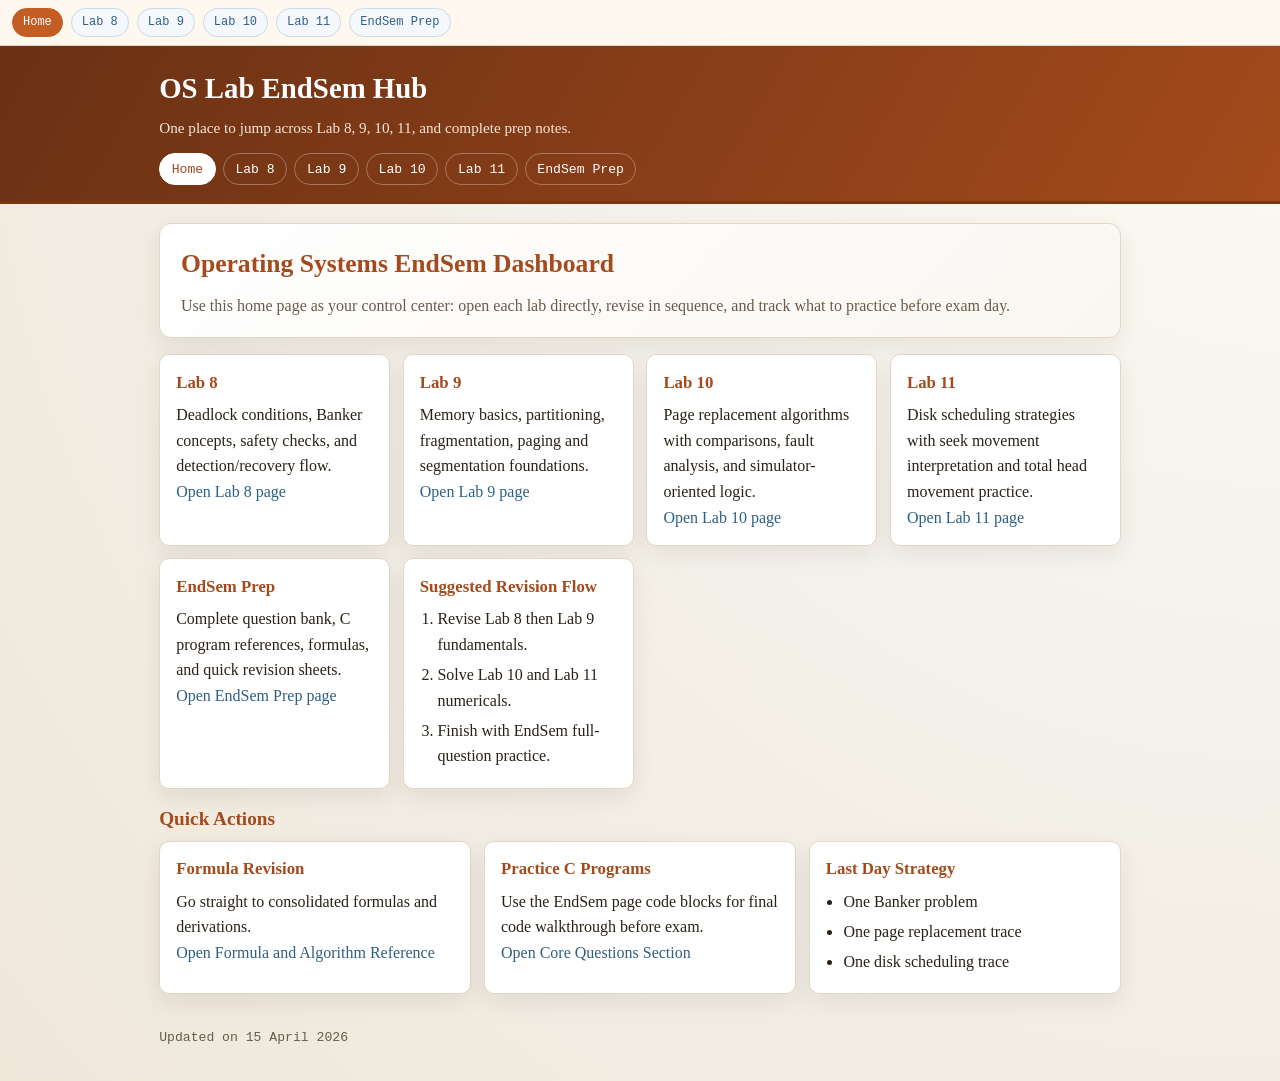
<file: index.html>
<!DOCTYPE html>
<html lang="en">
<head>
  <meta charset="UTF-8">
  <meta name="viewport" content="width=device-width, initial-scale=1.0">
  <title>OS Lab EndSem Hub</title>
  <link rel="stylesheet" href="shared.css">
  <link rel="stylesheet" href="common.css">
</head>
<body>
  <div class="global-links">
    <a href="/" class="active">Home</a>
    <a href="/lab8">Lab 8</a>
    <a href="/lab9">Lab 9</a>
    <a href="/lab10">Lab 10</a>
    <a href="/lab11">Lab 11</a>
    <a href="/endsem">EndSem Prep</a>
  </div>
  <header class="site-header">
    <div class="header-inner">
      <div class="header-title">OS Lab EndSem Hub</div>
      <p class="header-subtitle">One place to jump across Lab 8, 9, 10, 11, and complete prep notes.</p>
      <nav class="top-nav">
        <a href="/" class="active">Home</a>
        <a href="/lab8">Lab 8</a>
        <a href="/lab9">Lab 9</a>
        <a href="/lab10">Lab 10</a>
        <a href="/lab11">Lab 11</a>
        <a href="/endsem">EndSem Prep</a>
      </nav>
    </div>
  </header>

  <main class="container">
    <section class="hero">
      <h1>Operating Systems EndSem Dashboard</h1>
      <p>Use this home page as your control center: open each lab directly, revise in sequence, and track what to practice before exam day.</p>
    </section>

    <section class="grid">
      <article class="card">
        <h2>Lab 8</h2>
        <p>Deadlock conditions, Banker concepts, safety checks, and detection/recovery flow.</p>
        <p><a href="/lab8">Open Lab 8 page</a></p>
      </article>
      <article class="card">
        <h2>Lab 9</h2>
        <p>Memory basics, partitioning, fragmentation, paging and segmentation foundations.</p>
        <p><a href="/lab9">Open Lab 9 page</a></p>
      </article>
      <article class="card">
        <h2>Lab 10</h2>
        <p>Page replacement algorithms with comparisons, fault analysis, and simulator-oriented logic.</p>
        <p><a href="/lab10">Open Lab 10 page</a></p>
      </article>
      <article class="card">
        <h2>Lab 11</h2>
        <p>Disk scheduling strategies with seek movement interpretation and total head movement practice.</p>
        <p><a href="/lab11">Open Lab 11 page</a></p>
      </article>
      <article class="card">
        <h2>EndSem Prep</h2>
        <p>Complete question bank, C program references, formulas, and quick revision sheets.</p>
        <p><a href="/endsem">Open EndSem Prep page</a></p>
      </article>
      <article class="card">
        <h2>Suggested Revision Flow</h2>
        <ol class="list">
          <li>Revise Lab 8 then Lab 9 fundamentals.</li>
          <li>Solve Lab 10 and Lab 11 numericals.</li>
          <li>Finish with EndSem full-question practice.</li>
        </ol>
      </article>
    </section>

    <section class="section">
      <h2>Quick Actions</h2>
      <div class="grid">
        <article class="card">
          <h3>Formula Revision</h3>
          <p>Go straight to consolidated formulas and derivations.</p>
          <p><a href="/endsem#algos">Open Formula and Algorithm Reference</a></p>
        </article>
        <article class="card">
          <h3>Practice C Programs</h3>
          <p>Use the EndSem page code blocks for final code walkthrough before exam.</p>
          <p><a href="/endsem#core">Open Core Questions Section</a></p>
        </article>
        <article class="card">
          <h3>Last Day Strategy</h3>
          <ul class="list">
            <li>One Banker problem</li>
            <li>One page replacement trace</li>
            <li>One disk scheduling trace</li>
          </ul>
        </article>
      </div>
    </section>

    <div class="footer">Updated on 15 April 2026</div>
  </main>
</body>
</html>
</file>
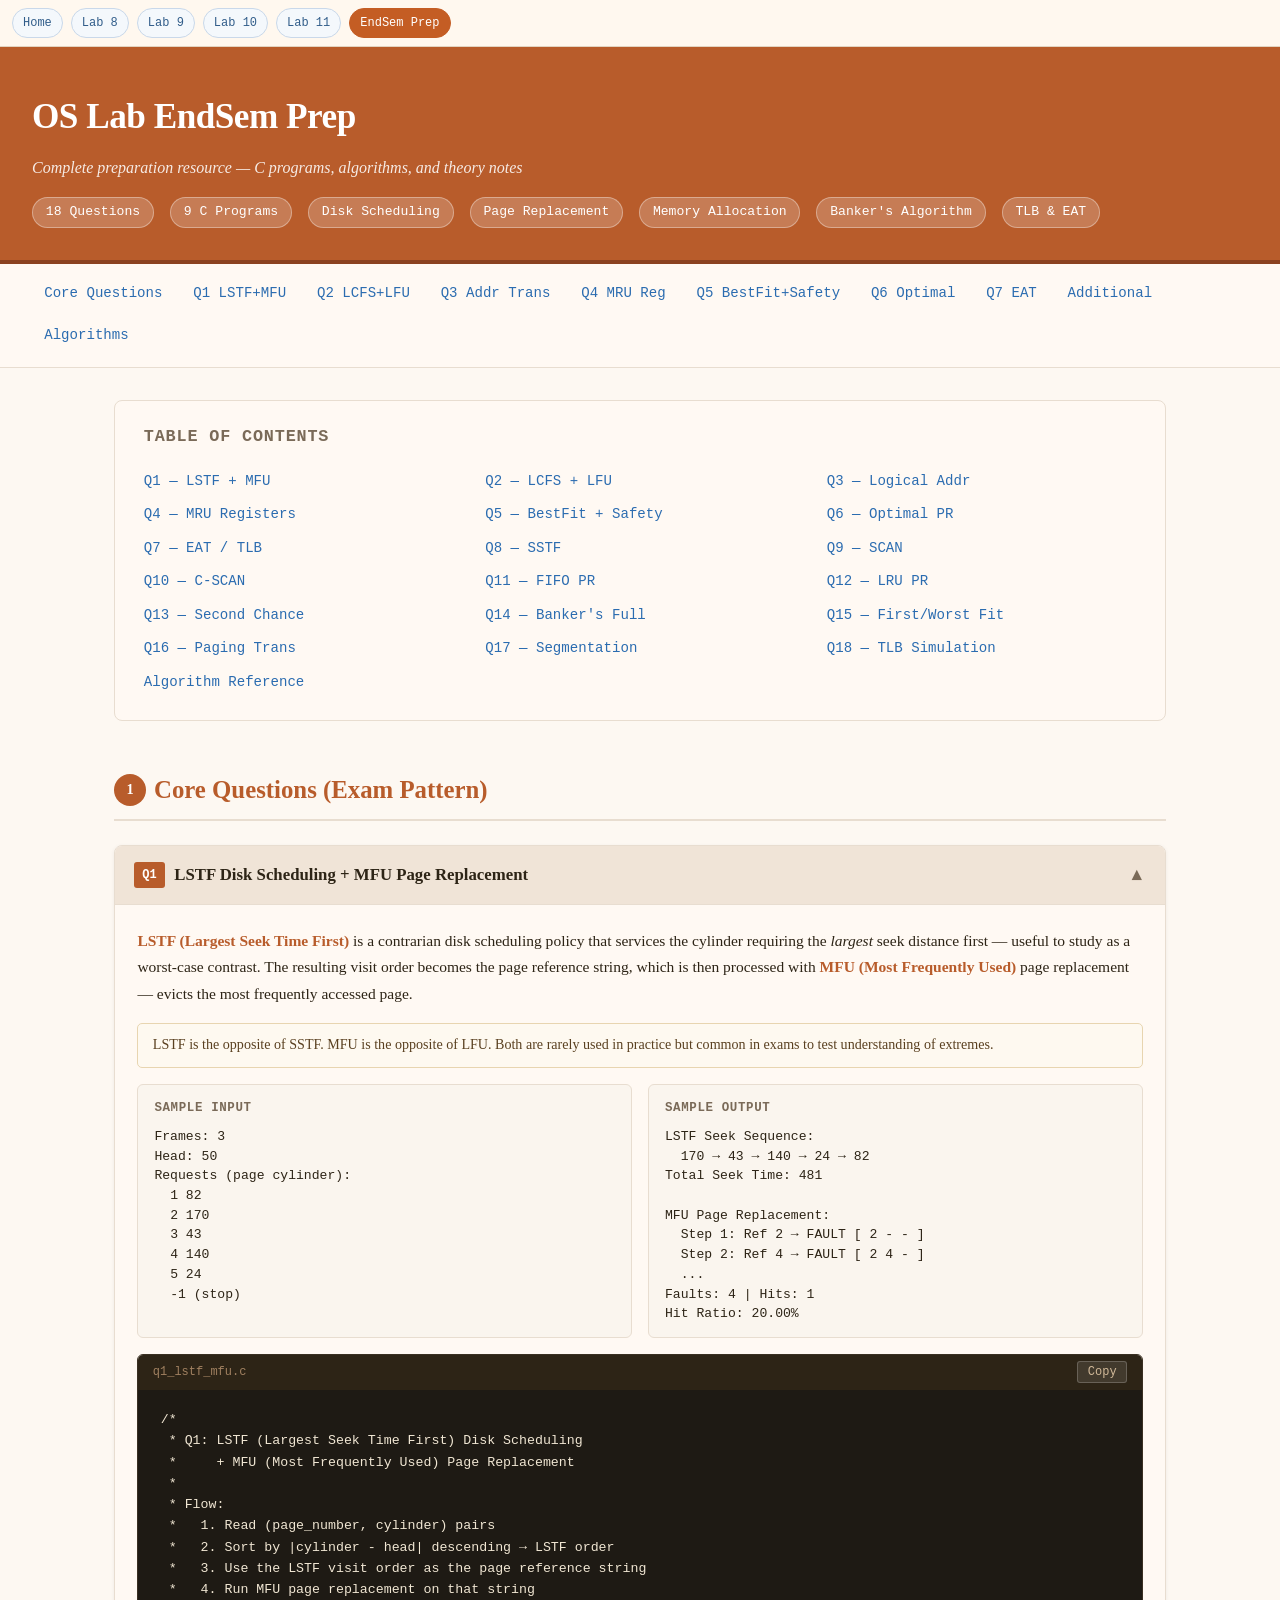
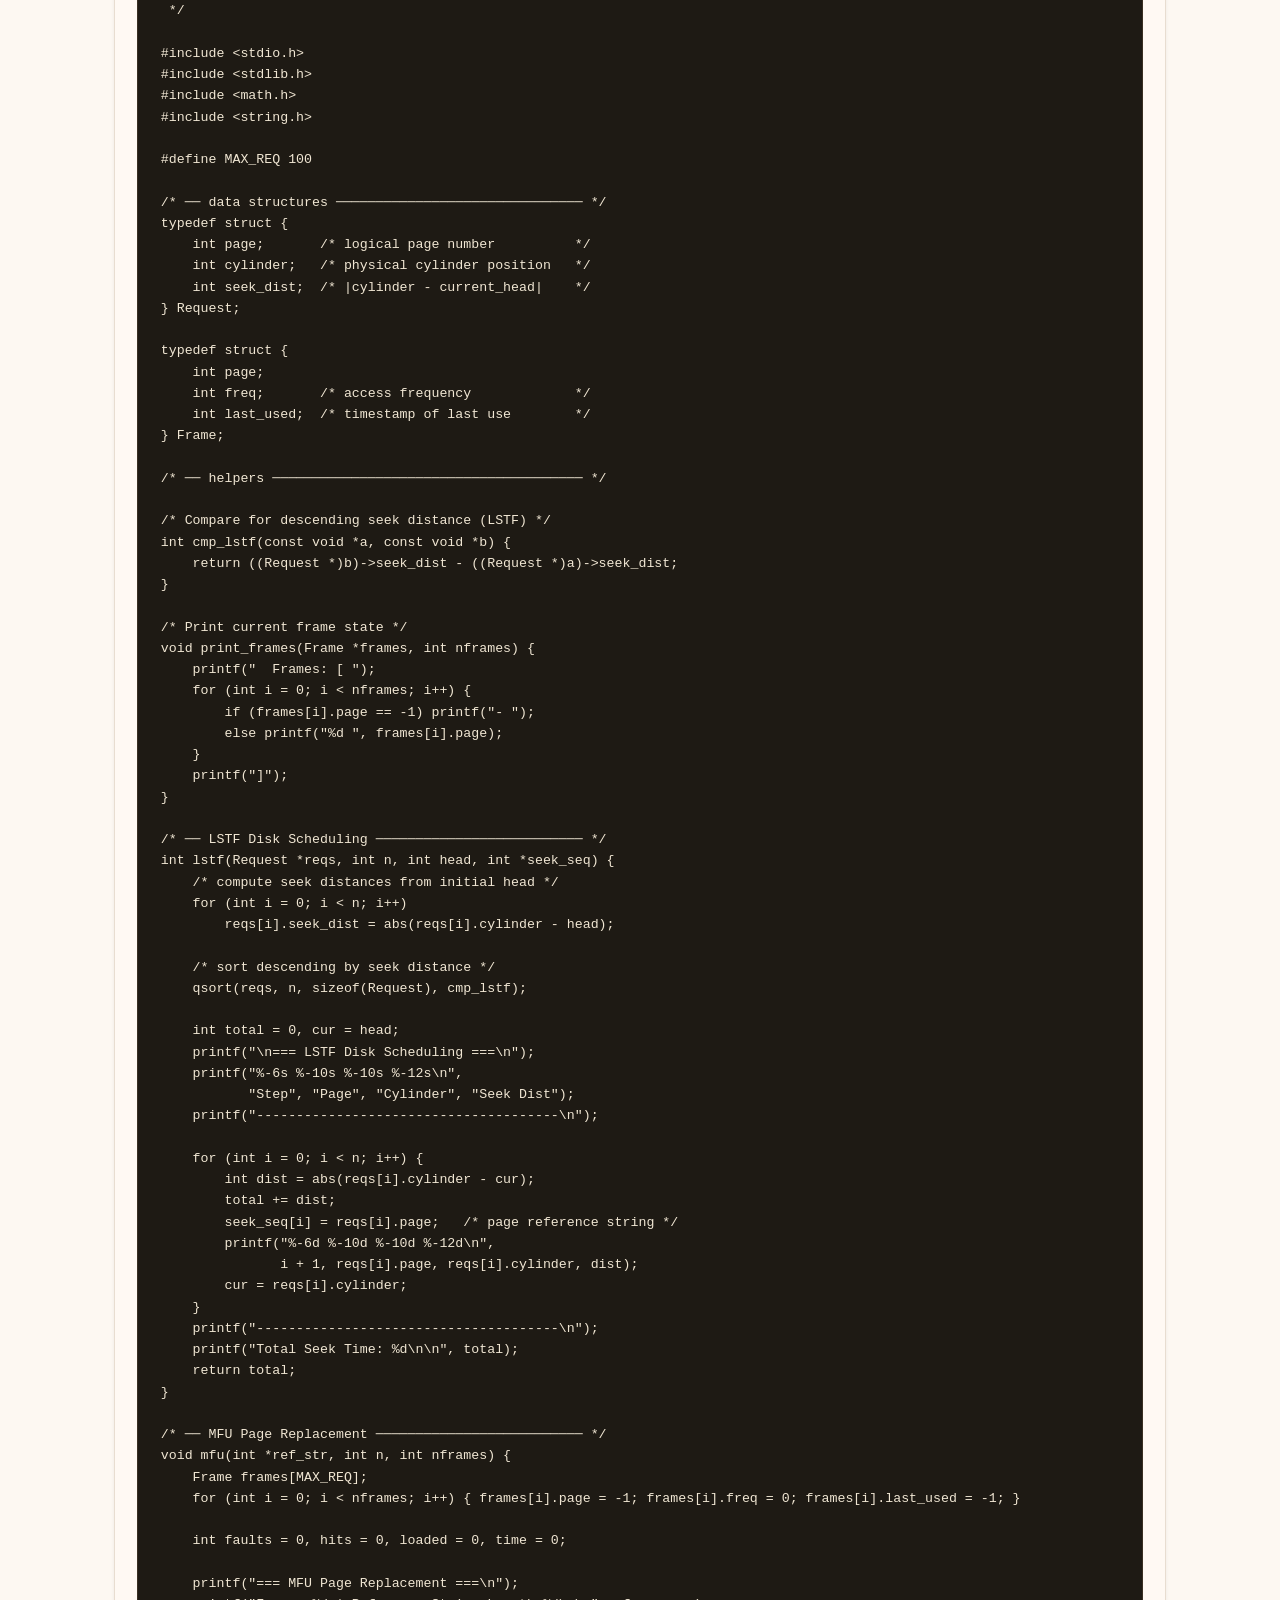
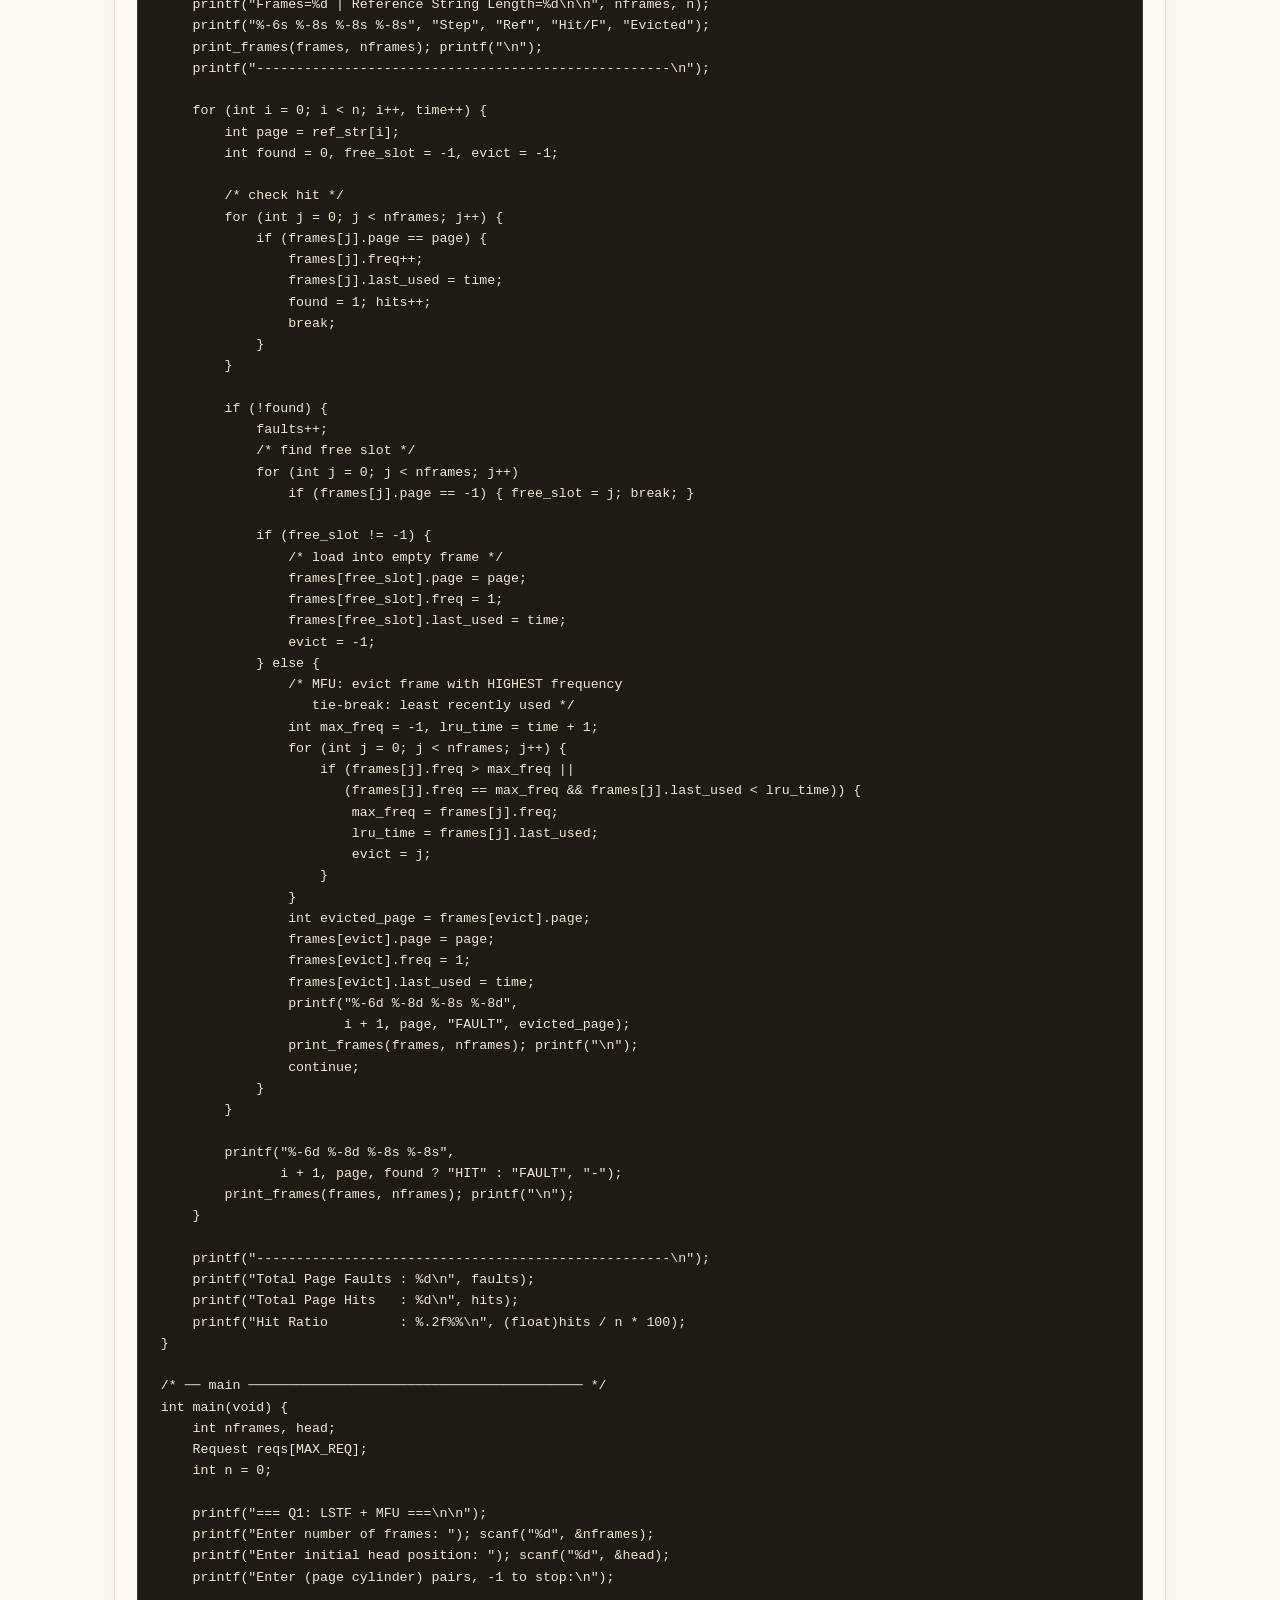
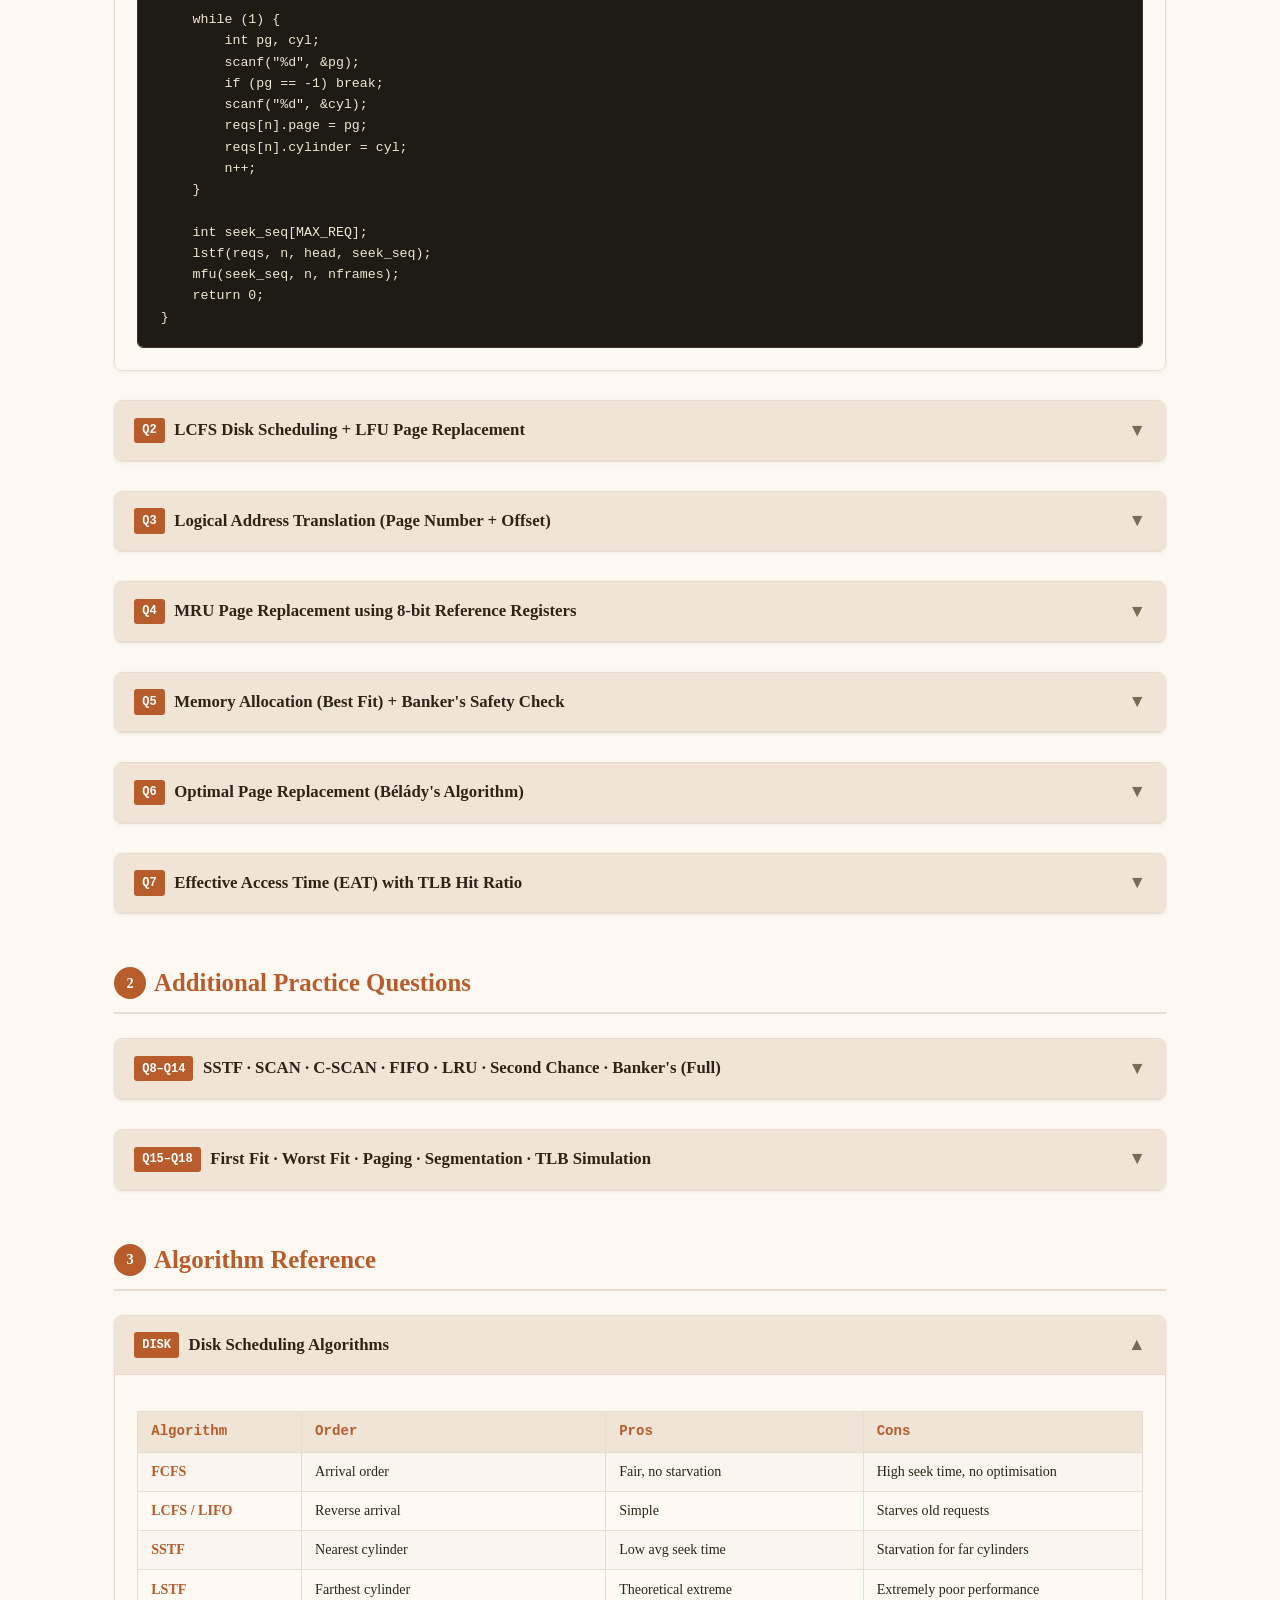
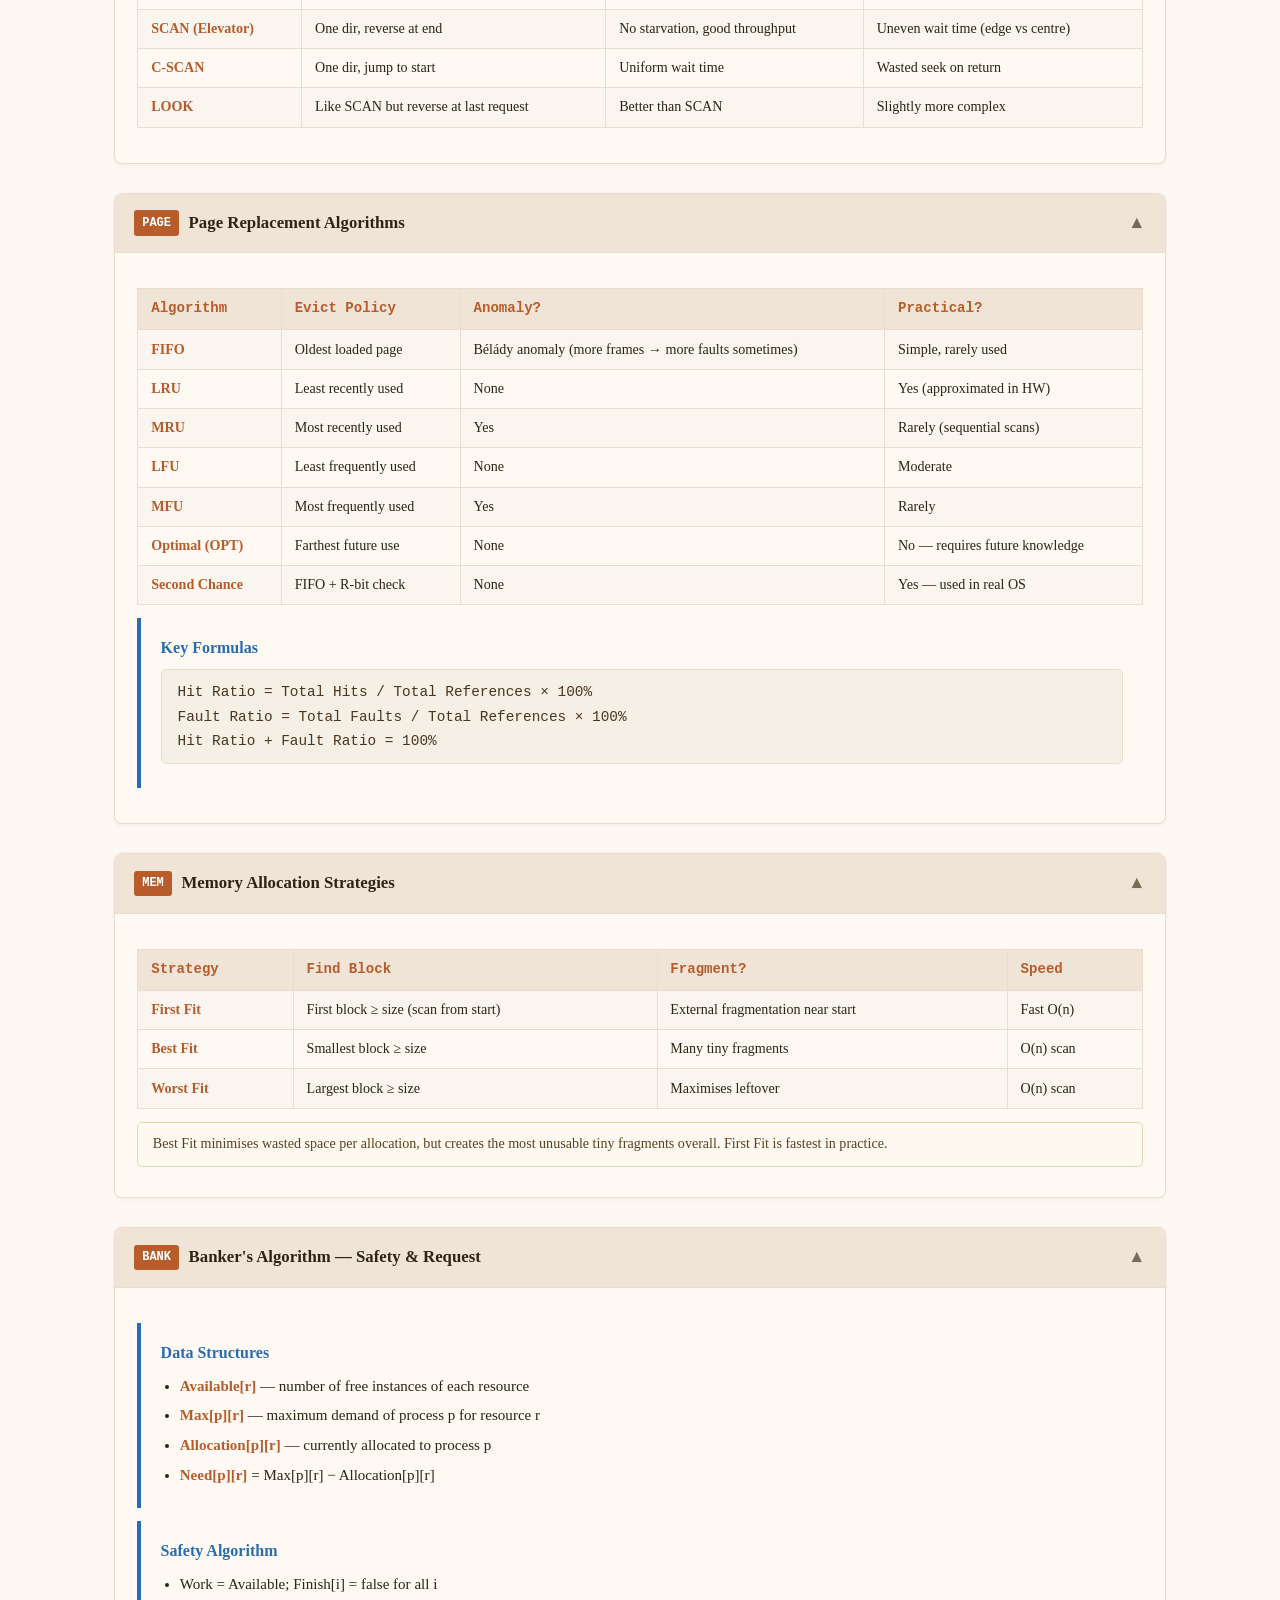
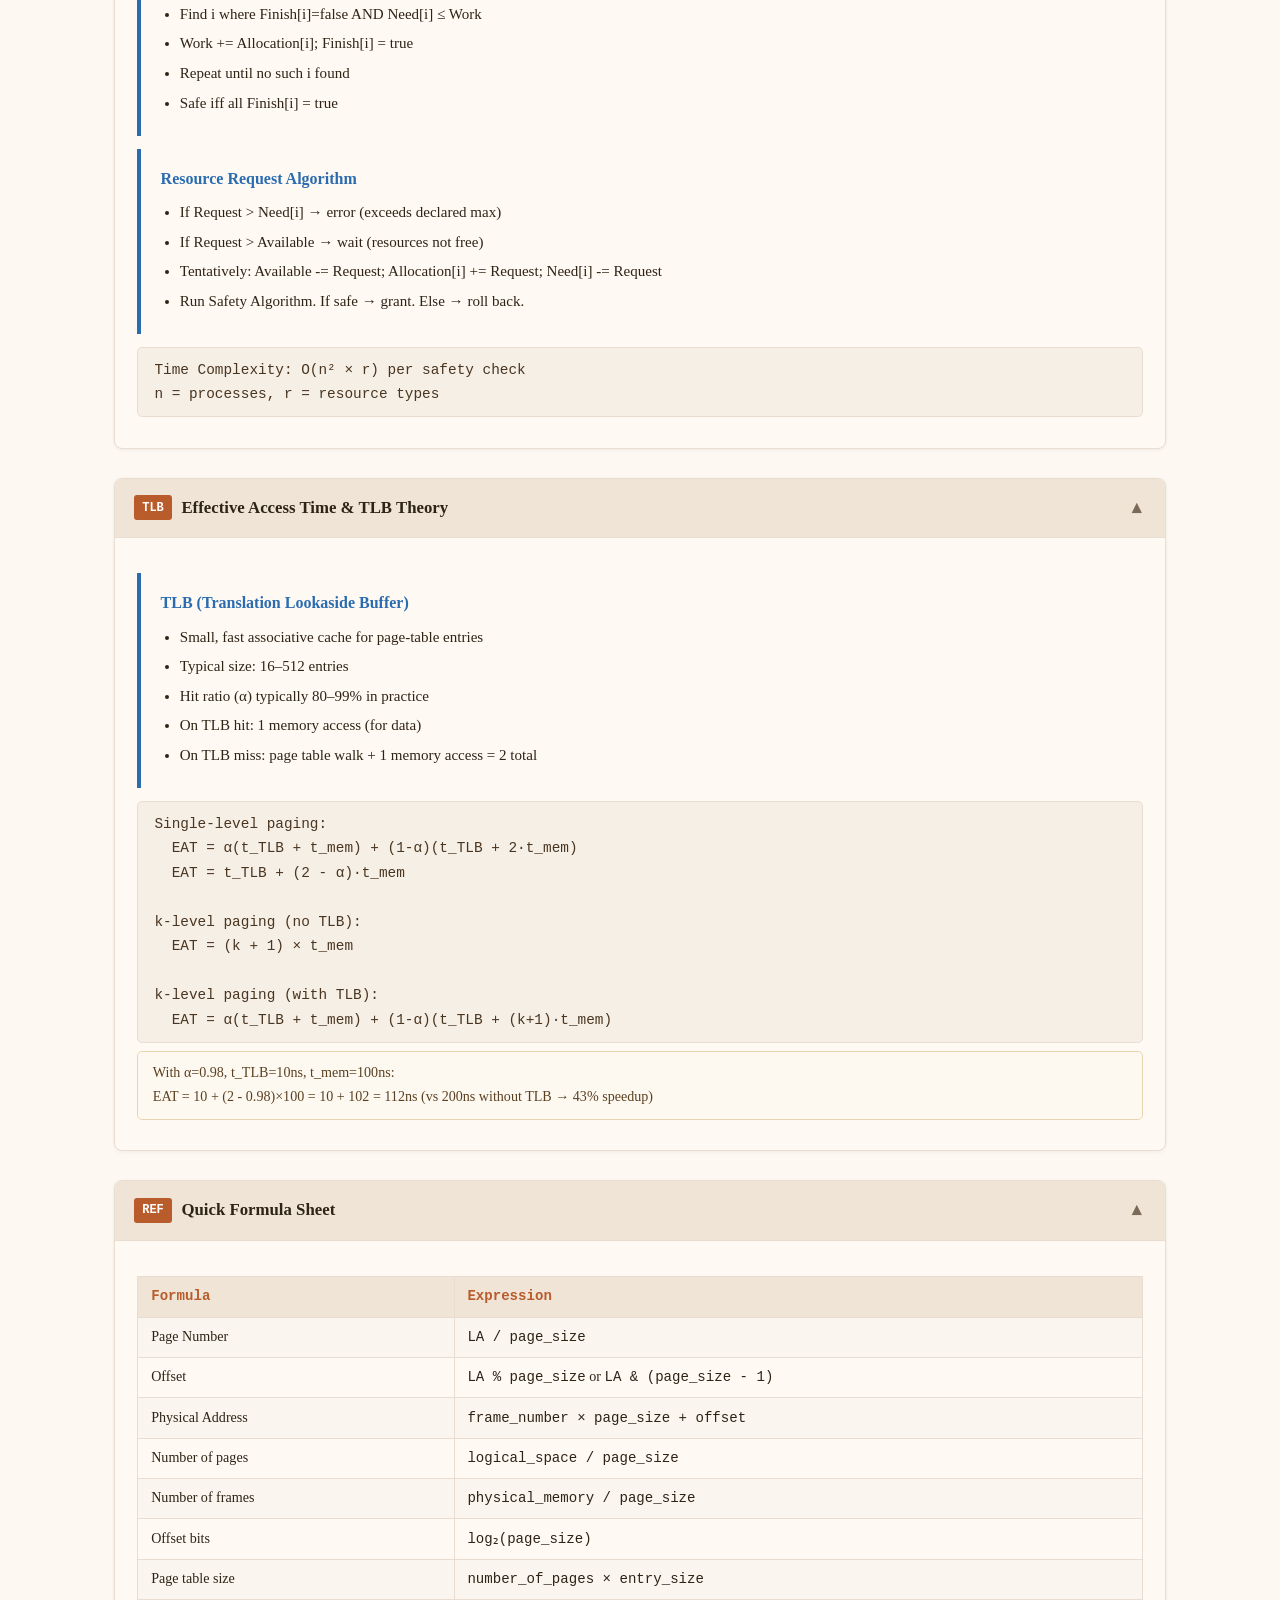
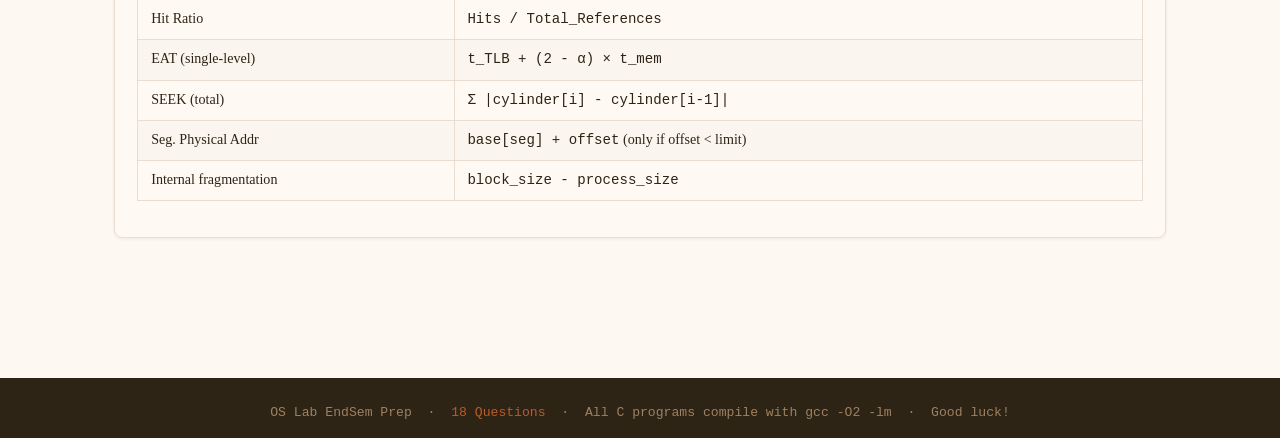
<file: endsem.html>
<!DOCTYPE html>
<html lang="en">
<head>
<meta charset="UTF-8">
<meta name="viewport" content="width=device-width, initial-scale=1.0">
<title>OS Lab EndSem Prep</title>
<link rel="stylesheet" href="common.css">
<style>
  /* ── Reset & base ── */
  *, *::before, *::after { box-sizing: border-box; margin: 0; padding: 0; }

  :root {
    --bg:       #fdf8f2;
    --surface:  #fff9f3;
    --border:   #e8ddd0;
    --accent:   #b85c2b;
    --accent2:  #2b6cb0;
    --text:     #2d2416;
    --muted:    #7a6a58;
    --code-bg:  #1e1a14;
    --code-text:#f0e6d3;
    --hit:      #2d6a35;
    --fault:    #8b1a1a;
    --tag-bg:   #f0e4d7;
    --tag-text: #6b3515;
    font-size: 16px;
  }

  body {
    background: var(--bg);
    color: var(--text);
    font-family: 'Georgia', 'Times New Roman', serif;
    line-height: 1.7;
    padding: 0;
  }

  /* ── Header ── */
  header {
    background: var(--accent);
    color: #fff;
    padding: 2.5rem 2rem 2rem;
    border-bottom: 4px solid #8b4220;
  }
  header h1 {
    font-size: 2.2rem;
    font-weight: 700;
    letter-spacing: -0.5px;
  }
  header p {
    margin-top: 0.4rem;
    font-size: 1rem;
    opacity: 0.88;
    font-style: italic;
  }
  .header-meta {
    margin-top: 1rem;
    display: flex;
    gap: 1rem;
    flex-wrap: wrap;
  }
  .badge {
    background: rgba(255,255,255,0.2);
    border: 1px solid rgba(255,255,255,0.35);
    border-radius: 20px;
    padding: 0.2rem 0.8rem;
    font-size: 0.82rem;
    font-family: 'Courier New', monospace;
  }

  /* ── Navigation ── */
  nav {
    background: var(--surface);
    border-bottom: 1px solid var(--border);
    padding: 0.8rem 2rem;
    position: sticky;
    top: 0;
    z-index: 100;
    display: flex;
    gap: 0.4rem;
    flex-wrap: wrap;
  }
  nav a {
    color: var(--accent2);
    text-decoration: none;
    font-size: 0.88rem;
    padding: 0.3rem 0.7rem;
    border-radius: 4px;
    font-family: 'Courier New', monospace;
    border: 1px solid transparent;
    transition: all 0.15s;
  }
  nav a:hover {
    background: var(--tag-bg);
    border-color: var(--border);
    color: var(--accent);
  }

  /* ── Layout ── */
  .container {
    max-width: 1100px;
    margin: 0 auto;
    padding: 2rem 1.5rem 4rem;
  }

  /* ── Section titles ── */
  .section-title {
    font-size: 1.55rem;
    font-weight: 700;
    color: var(--accent);
    border-bottom: 2px solid var(--border);
    padding-bottom: 0.5rem;
    margin: 3rem 0 1.5rem;
    display: flex;
    align-items: center;
    gap: 0.5rem;
  }
  .section-title .num {
    background: var(--accent);
    color: white;
    width: 32px; height: 32px;
    border-radius: 50%;
    display: inline-flex;
    align-items: center;
    justify-content: center;
    font-size: 0.9rem;
    flex-shrink: 0;
  }

  /* ── Question cards ── */
  .qcard {
    background: var(--surface);
    border: 1px solid var(--border);
    border-radius: 8px;
    margin-bottom: 1.8rem;
    overflow: hidden;
    box-shadow: 0 1px 4px rgba(0,0,0,0.06);
  }
  .qcard-header {
    background: var(--tag-bg);
    border-bottom: 1px solid var(--border);
    padding: 0.9rem 1.2rem;
    cursor: pointer;
    display: flex;
    align-items: center;
    justify-content: space-between;
    user-select: none;
  }
  .qcard-header:hover { background: #ecddd0; }
  .qcard-title {
    font-size: 1.05rem;
    font-weight: 700;
    color: var(--text);
    display: flex;
    align-items: center;
    gap: 0.6rem;
  }
  .qtag {
    font-family: 'Courier New', monospace;
    font-size: 0.75rem;
    background: var(--accent);
    color: white;
    padding: 0.15rem 0.5rem;
    border-radius: 3px;
  }
  .chevron {
    font-size: 1.1rem;
    transition: transform 0.25s;
    color: var(--muted);
  }
  .qcard.open .chevron { transform: rotate(180deg); }
  .qcard-body {
    display: none;
    padding: 1.4rem 1.4rem;
  }
  .qcard.open .qcard-body { display: block; }

  /* ── Description / IO blocks ── */
  .desc { margin-bottom: 1rem; font-size: 0.97rem; }
  .io-grid {
    display: grid;
    grid-template-columns: 1fr 1fr;
    gap: 1rem;
    margin: 1rem 0;
  }
  @media (max-width: 640px) { .io-grid { grid-template-columns: 1fr; } }
  .io-box {
    background: #faf5ee;
    border: 1px solid var(--border);
    border-radius: 6px;
    padding: 0.8rem 1rem;
  }
  .io-box h4 {
    font-size: 0.78rem;
    font-family: 'Courier New', monospace;
    text-transform: uppercase;
    color: var(--muted);
    margin-bottom: 0.5rem;
    letter-spacing: 0.05em;
  }
  .io-box pre {
    font-size: 0.82rem;
    white-space: pre-wrap;
    word-break: break-word;
    color: var(--text);
    background: none;
    border: none;
    padding: 0;
    margin: 0;
    font-family: 'Courier New', monospace;
    line-height: 1.5;
  }

  /* ── Code blocks ── */
  .code-wrap {
    margin-top: 1rem;
    border-radius: 6px;
    overflow: hidden;
    border: 1px solid #3a3022;
  }
  .code-toolbar {
    background: #2d2416;
    display: flex;
    align-items: center;
    justify-content: space-between;
    padding: 0.4rem 0.9rem;
  }
  .code-toolbar span {
    font-size: 0.75rem;
    color: #a08060;
    font-family: 'Courier New', monospace;
  }
  .copy-btn {
    background: rgba(255,255,255,0.1);
    border: 1px solid rgba(255,255,255,0.2);
    color: #d0b898;
    font-size: 0.75rem;
    padding: 0.2rem 0.6rem;
    border-radius: 3px;
    cursor: pointer;
    font-family: 'Courier New', monospace;
    transition: background 0.15s;
  }
  .copy-btn:hover { background: rgba(255,255,255,0.2); }
  pre.code {
    background: var(--code-bg);
    color: var(--code-text);
    padding: 1.2rem 1.4rem;
    overflow-x: auto;
    font-family: 'Courier New', 'Consolas', 'Lucida Console', monospace;
    font-size: 0.83rem;
    line-height: 1.6;
    margin: 0;
    tab-size: 4;
  }

  /* ── Algorithm explanation boxes ── */
  .algo-box {
    background: var(--surface);
    border-left: 4px solid var(--accent2);
    border-radius: 0 6px 6px 0;
    padding: 1rem 1.2rem;
    margin: 0.8rem 0;
    font-size: 0.94rem;
  }
  .algo-box h3 {
    font-size: 1rem;
    color: var(--accent2);
    margin-bottom: 0.5rem;
  }
  .algo-box ul {
    margin: 0.3rem 0 0 1.2rem;
  }
  .algo-box li { margin-bottom: 0.25rem; }
  .formula {
    background: #f5efe6;
    border: 1px solid var(--border);
    border-radius: 5px;
    padding: 0.6rem 1rem;
    font-family: 'Courier New', monospace;
    font-size: 0.9rem;
    margin: 0.5rem 0;
    color: #4a3520;
  }

  /* ── Table of Contents ── */
  .toc {
    background: var(--surface);
    border: 1px solid var(--border);
    border-radius: 8px;
    padding: 1.4rem 1.8rem;
    margin-bottom: 2.5rem;
  }
  .toc h2 {
    font-size: 1.05rem;
    color: var(--muted);
    margin-bottom: 1rem;
    font-family: 'Courier New', monospace;
    text-transform: uppercase;
    letter-spacing: 0.05em;
  }
  .toc-cols {
    display: grid;
    grid-template-columns: 1fr 1fr 1fr;
    gap: 0.3rem 2rem;
  }
  @media (max-width: 700px) { .toc-cols { grid-template-columns: 1fr 1fr; } }
  .toc a {
    color: var(--accent2);
    text-decoration: none;
    font-size: 0.88rem;
    font-family: 'Courier New', monospace;
    display: block;
    padding: 0.15rem 0;
  }
  .toc a:hover { color: var(--accent); text-decoration: underline; }

  /* ── Comparison table ── */
  table.cmp {
    width: 100%;
    border-collapse: collapse;
    font-size: 0.88rem;
    margin: 0.8rem 0;
  }
  table.cmp th {
    background: var(--tag-bg);
    color: var(--accent);
    padding: 0.5rem 0.8rem;
    text-align: left;
    border: 1px solid var(--border);
    font-family: 'Courier New', monospace;
  }
  table.cmp td {
    padding: 0.45rem 0.8rem;
    border: 1px solid var(--border);
    vertical-align: top;
  }
  table.cmp tr:nth-child(even) { background: #faf5ee; }

  /* ── Footer ── */
  footer {
    background: #2d2416;
    color: #a08060;
    text-align: center;
    padding: 1.5rem;
    font-family: 'Courier New', monospace;
    font-size: 0.82rem;
    margin-top: 3rem;
  }
  footer span { color: var(--accent); }

  /* ── Utility ── */
  .hit  { color: var(--hit);   font-weight: bold; }
  .fault{ color: var(--fault); font-weight: bold; }
  strong { color: var(--accent); }
  .note {
    background: #fef9f0;
    border: 1px solid #e8d5b0;
    border-radius: 5px;
    padding: 0.6rem 0.9rem;
    font-size: 0.88rem;
    color: #5a4020;
    margin: 0.5rem 0;
  }
  .note::before { content: " "; }
</style>
</head>
<body>

<div class="global-links">
  <a href="/">Home</a>
  <a href="/lab8">Lab 8</a>
  <a href="/lab9">Lab 9</a>
  <a href="/lab10">Lab 10</a>
  <a href="/lab11">Lab 11</a>
  <a href="/endsem" class="active">EndSem Prep</a>
</div>

<header>
  <h1> OS Lab EndSem Prep</h1>
  <p>Complete preparation resource — C programs, algorithms, and theory notes</p>
  <div class="header-meta">
    <span class="badge">18 Questions</span>
    <span class="badge">9 C Programs</span>
    <span class="badge">Disk Scheduling</span>
    <span class="badge">Page Replacement</span>
    <span class="badge">Memory Allocation</span>
    <span class="badge">Banker's Algorithm</span>
    <span class="badge">TLB &amp; EAT</span>
  </div>
</header>

<nav>
  <a href="#core">Core Questions</a>
  <a href="#q1">Q1 LSTF+MFU</a>
  <a href="#q2">Q2 LCFS+LFU</a>
  <a href="#q3">Q3 Addr Trans</a>
  <a href="#q4">Q4 MRU Reg</a>
  <a href="#q5">Q5 BestFit+Safety</a>
  <a href="#q6">Q6 Optimal</a>
  <a href="#q7">Q7 EAT</a>
  <a href="#additional">Additional</a>
  <a href="#algos">Algorithms</a>
</nav>

<div class="container">

<!-- ── TOC ── -->
<div class="toc">
  <h2>Table of Contents</h2>
  <div class="toc-cols">
    <a href="#q1">Q1 — LSTF + MFU</a>
    <a href="#q2">Q2 — LCFS + LFU</a>
    <a href="#q3">Q3 — Logical Addr</a>
    <a href="#q4">Q4 — MRU Registers</a>
    <a href="#q5">Q5 — BestFit + Safety</a>
    <a href="#q6">Q6 — Optimal PR</a>
    <a href="#q7">Q7 — EAT / TLB</a>
    <a href="#q8">Q8 — SSTF</a>
    <a href="#q9">Q9 — SCAN</a>
    <a href="#q10">Q10 — C-SCAN</a>
    <a href="#q11">Q11 — FIFO PR</a>
    <a href="#q12">Q12 — LRU PR</a>
    <a href="#q13">Q13 — Second Chance</a>
    <a href="#q14">Q14 — Banker's Full</a>
    <a href="#q15">Q15 — First/Worst Fit</a>
    <a href="#q16">Q16 — Paging Trans</a>
    <a href="#q17">Q17 — Segmentation</a>
    <a href="#q18">Q18 — TLB Simulation</a>
    <a href="#algos">Algorithm Reference</a>
  </div>
</div>

<!-- ════════════════════════════════════════
     PART 1 — CORE QUESTIONS
═════════════════════════════════════════ -->
<h2 class="section-title" id="core">
  <span class="num">1</span> Core Questions (Exam Pattern)
</h2>

<!-- Q1 -->
<div class="qcard open" id="q1">
  <div class="qcard-header" onclick="toggle(this)">
    <div class="qcard-title">
      <span class="qtag">Q1</span>
      LSTF Disk Scheduling + MFU Page Replacement
    </div>
    <span class="chevron">▼</span>
  </div>
  <div class="qcard-body">
    <div class="desc">
      <strong>LSTF (Largest Seek Time First)</strong> is a contrarian disk scheduling policy that
      services the cylinder requiring the <em>largest</em> seek distance first — useful to study as a worst-case contrast.
      The resulting visit order becomes the page reference string, which is then processed with
      <strong>MFU (Most Frequently Used)</strong> page replacement — evicts the most frequently accessed page.
    </div>
    <div class="note">LSTF is the opposite of SSTF. MFU is the opposite of LFU. Both are rarely used in practice but common in exams to test understanding of extremes.</div>
    <div class="io-grid">
      <div class="io-box">
        <h4>Sample Input</h4>
        <pre>Frames: 3
Head: 50
Requests (page cylinder):
  1 82
  2 170
  3 43
  4 140
  5 24
  -1 (stop)</pre>
      </div>
      <div class="io-box">
        <h4>Sample Output</h4>
        <pre>LSTF Seek Sequence:
  170 → 43 → 140 → 24 → 82
Total Seek Time: 481

MFU Page Replacement:
  Step 1: Ref 2 → FAULT [ 2 - - ]
  Step 2: Ref 4 → FAULT [ 2 4 - ]
  ...
Faults: 4 | Hits: 1
Hit Ratio: 20.00%</pre>
      </div>
    </div>
    <div class="code-wrap">
      <div class="code-toolbar">
        <span>q1_lstf_mfu.c</span>
        <button class="copy-btn" onclick="copyCode(this)">Copy</button>
      </div>
      <pre class="code">/*
 * Q1: LSTF (Largest Seek Time First) Disk Scheduling
 *     + MFU (Most Frequently Used) Page Replacement
 *
 * Flow:
 *   1. Read (page_number, cylinder) pairs
 *   2. Sort by |cylinder - head| descending → LSTF order
 *   3. Use the LSTF visit order as the page reference string
 *   4. Run MFU page replacement on that string
 */

#include &lt;stdio.h&gt;
#include &lt;stdlib.h&gt;
#include &lt;math.h&gt;
#include &lt;string.h&gt;

#define MAX_REQ 100

/* ── data structures ─────────────────────────────── */
typedef struct {
    int page;       /* logical page number          */
    int cylinder;   /* physical cylinder position   */
    int seek_dist;  /* |cylinder - current_head|    */
} Request;

typedef struct {
    int page;
    int freq;       /* access frequency             */
    int last_used;  /* timestamp of last use        */
} Frame;

/* ── helpers ─────────────────────────────────────── */

/* Compare for descending seek distance (LSTF) */
int cmp_lstf(const void *a, const void *b) {
    return ((Request *)b)-&gt;seek_dist - ((Request *)a)-&gt;seek_dist;
}

/* Print current frame state */
void print_frames(Frame *frames, int nframes) {
    printf(&quot;  Frames: [ &quot;);
    for (int i = 0; i &lt; nframes; i++) {
        if (frames[i].page == -1) printf(&quot;- &quot;);
        else printf(&quot;%d &quot;, frames[i].page);
    }
    printf(&quot;]&quot;);
}

/* ── LSTF Disk Scheduling ────────────────────────── */
int lstf(Request *reqs, int n, int head, int *seek_seq) {
    /* compute seek distances from initial head */
    for (int i = 0; i &lt; n; i++)
        reqs[i].seek_dist = abs(reqs[i].cylinder - head);

    /* sort descending by seek distance */
    qsort(reqs, n, sizeof(Request), cmp_lstf);

    int total = 0, cur = head;
    printf(&quot;\n=== LSTF Disk Scheduling ===\n&quot;);
    printf(&quot;%-6s %-10s %-10s %-12s\n&quot;,
           &quot;Step&quot;, &quot;Page&quot;, &quot;Cylinder&quot;, &quot;Seek Dist&quot;);
    printf(&quot;--------------------------------------\n&quot;);

    for (int i = 0; i &lt; n; i++) {
        int dist = abs(reqs[i].cylinder - cur);
        total += dist;
        seek_seq[i] = reqs[i].page;   /* page reference string */
        printf(&quot;%-6d %-10d %-10d %-12d\n&quot;,
               i + 1, reqs[i].page, reqs[i].cylinder, dist);
        cur = reqs[i].cylinder;
    }
    printf(&quot;--------------------------------------\n&quot;);
    printf(&quot;Total Seek Time: %d\n\n&quot;, total);
    return total;
}

/* ── MFU Page Replacement ────────────────────────── */
void mfu(int *ref_str, int n, int nframes) {
    Frame frames[MAX_REQ];
    for (int i = 0; i &lt; nframes; i++) { frames[i].page = -1; frames[i].freq = 0; frames[i].last_used = -1; }

    int faults = 0, hits = 0, loaded = 0, time = 0;

    printf(&quot;=== MFU Page Replacement ===\n&quot;);
    printf(&quot;Frames=%d | Reference String Length=%d\n\n&quot;, nframes, n);
    printf(&quot;%-6s %-8s %-8s %-8s&quot;, &quot;Step&quot;, &quot;Ref&quot;, &quot;Hit/F&quot;, &quot;Evicted&quot;);
    print_frames(frames, nframes); printf(&quot;\n&quot;);
    printf(&quot;----------------------------------------------------\n&quot;);

    for (int i = 0; i &lt; n; i++, time++) {
        int page = ref_str[i];
        int found = 0, free_slot = -1, evict = -1;

        /* check hit */
        for (int j = 0; j &lt; nframes; j++) {
            if (frames[j].page == page) {
                frames[j].freq++;
                frames[j].last_used = time;
                found = 1; hits++;
                break;
            }
        }

        if (!found) {
            faults++;
            /* find free slot */
            for (int j = 0; j &lt; nframes; j++)
                if (frames[j].page == -1) { free_slot = j; break; }

            if (free_slot != -1) {
                /* load into empty frame */
                frames[free_slot].page = page;
                frames[free_slot].freq = 1;
                frames[free_slot].last_used = time;
                evict = -1;
            } else {
                /* MFU: evict frame with HIGHEST frequency
                   tie-break: least recently used */
                int max_freq = -1, lru_time = time + 1;
                for (int j = 0; j &lt; nframes; j++) {
                    if (frames[j].freq &gt; max_freq ||
                       (frames[j].freq == max_freq &amp;&amp; frames[j].last_used &lt; lru_time)) {
                        max_freq = frames[j].freq;
                        lru_time = frames[j].last_used;
                        evict = j;
                    }
                }
                int evicted_page = frames[evict].page;
                frames[evict].page = page;
                frames[evict].freq = 1;
                frames[evict].last_used = time;
                printf(&quot;%-6d %-8d %-8s %-8d&quot;,
                       i + 1, page, &quot;FAULT&quot;, evicted_page);
                print_frames(frames, nframes); printf(&quot;\n&quot;);
                continue;
            }
        }

        printf(&quot;%-6d %-8d %-8s %-8s&quot;,
               i + 1, page, found ? &quot;HIT&quot; : &quot;FAULT&quot;, &quot;-&quot;);
        print_frames(frames, nframes); printf(&quot;\n&quot;);
    }

    printf(&quot;----------------------------------------------------\n&quot;);
    printf(&quot;Total Page Faults : %d\n&quot;, faults);
    printf(&quot;Total Page Hits   : %d\n&quot;, hits);
    printf(&quot;Hit Ratio         : %.2f%%\n&quot;, (float)hits / n * 100);
}

/* ── main ────────────────────────────────────────── */
int main(void) {
    int nframes, head;
    Request reqs[MAX_REQ];
    int n = 0;

    printf(&quot;=== Q1: LSTF + MFU ===\n\n&quot;);
    printf(&quot;Enter number of frames: &quot;); scanf(&quot;%d&quot;, &amp;nframes);
    printf(&quot;Enter initial head position: &quot;); scanf(&quot;%d&quot;, &amp;head);
    printf(&quot;Enter (page cylinder) pairs, -1 to stop:\n&quot;);

    while (1) {
        int pg, cyl;
        scanf(&quot;%d&quot;, &amp;pg);
        if (pg == -1) break;
        scanf(&quot;%d&quot;, &amp;cyl);
        reqs[n].page = pg;
        reqs[n].cylinder = cyl;
        n++;
    }

    int seek_seq[MAX_REQ];
    lstf(reqs, n, head, seek_seq);
    mfu(seek_seq, n, nframes);
    return 0;
}
</pre>
    </div>
  </div>
</div>

<!-- Q2 -->
<div class="qcard" id="q2">
  <div class="qcard-header" onclick="toggle(this)">
    <div class="qcard-title">
      <span class="qtag">Q2</span>
      LCFS Disk Scheduling + LFU Page Replacement
    </div>
    <span class="chevron">▼</span>
  </div>
  <div class="qcard-body">
    <div class="desc">
      <strong>LCFS (Last Come First Serve)</strong> processes disk requests in reverse arrival order
      — like a stack (LIFO). <strong>LFU (Least Frequently Used)</strong> page replacement evicts the
      page with the lowest access frequency; ties broken by LRU time.
    </div>
    <div class="note">LCFS is also called "LIFO Disk Scheduling". The most recently arrived request is serviced first — it can starve older requests.</div>
    <div class="io-grid">
      <div class="io-box">
        <h4>Sample Input</h4>
        <pre>Frames: 3
Head: 100
Requests (page cylinder):
  1 50
  2 30
  3 90
  4 150
  5 10
  -1</pre>
      </div>
      <div class="io-box">
        <h4>Sample Output</h4>
        <pre>LCFS (reverse arrival):
  10 → 150 → 90 → 30 → 50
Total Seek Time: 420

LFU Simulation:
  Each fault → load page
  Evict lowest freq on fault
  Hit updates frequency</pre>
      </div>
    </div>
    <div class="code-wrap">
      <div class="code-toolbar">
        <span>q2_lcfs_lfu.c</span>
        <button class="copy-btn" onclick="copyCode(this)">Copy</button>
      </div>
      <pre class="code">/*
 * Q2: LCFS (Last Come First Serve) Disk Scheduling
 *     + LFU (Least Frequently Used) Page Replacement
 *
 * LCFS = process requests in REVERSE arrival order
 *        (stack / LIFO discipline)
 */

#include &lt;stdio.h&gt;
#include &lt;stdlib.h&gt;
#include &lt;math.h&gt;

#define MAX_REQ 100

/* ── data structures ─────────────────────────────── */
typedef struct {
    int page;
    int cylinder;
} Request;

typedef struct {
    int page;
    int freq;
    int last_used;
} Frame;

/* ── LCFS Disk Scheduling ────────────────────────── */
int lcfs(Request *reqs, int n, int head, int *seek_seq) {
    int total = 0, cur = head;

    printf(&quot;\n=== LCFS Disk Scheduling ===\n&quot;);
    printf(&quot;Arrival order reversed (LIFO / stack)\n\n&quot;);
    printf(&quot;%-6s %-10s %-10s %-12s\n&quot;,
           &quot;Step&quot;, &quot;Page&quot;, &quot;Cylinder&quot;, &quot;Seek Dist&quot;);
    printf(&quot;--------------------------------------\n&quot;);

    /* process in reverse arrival order */
    for (int i = n - 1; i &gt;= 0; i--) {
        int dist = abs(reqs[i].cylinder - cur);
        total += dist;
        seek_seq[n - 1 - i] = reqs[i].page;
        printf(&quot;%-6d %-10d %-10d %-12d\n&quot;,
               n - i, reqs[i].page, reqs[i].cylinder, dist);
        cur = reqs[i].cylinder;
    }
    printf(&quot;--------------------------------------\n&quot;);
    printf(&quot;Total Seek Time: %d\n\n&quot;, total);
    return total;
}

/* ── LFU Page Replacement ────────────────────────── */
void print_frames_lfu(Frame *frames, int nf) {
    printf(&quot;  [ &quot;);
    for (int i = 0; i &lt; nf; i++) {
        if (frames[i].page == -1) printf(&quot;- &quot;);
        else printf(&quot;%d(f%d) &quot;, frames[i].page, frames[i].freq);
    }
    printf(&quot;]&quot;);
}

void lfu(int *ref_str, int n, int nframes) {
    Frame frames[MAX_REQ];
    for (int i = 0; i &lt; nframes; i++) {
        frames[i].page = -1; frames[i].freq = 0; frames[i].last_used = -1;
    }

    int faults = 0, hits = 0, time = 0;

    printf(&quot;=== LFU Page Replacement ===\n&quot;);
    printf(&quot;Frames=%d  (format: page(freq))\n\n&quot;, nframes);
    printf(&quot;%-6s %-6s %-8s %-8s  Frames\n&quot;, &quot;Step&quot;, &quot;Ref&quot;, &quot;Hit/F&quot;, &quot;Evicted&quot;);
    printf(&quot;----------------------------------------------------\n&quot;);

    for (int i = 0; i &lt; n; i++, time++) {
        int page = ref_str[i];
        int found = 0, free_slot = -1, evict = -1;

        for (int j = 0; j &lt; nframes; j++) {
            if (frames[j].page == page) {
                frames[j].freq++;
                frames[j].last_used = time;
                found = 1; hits++;
                break;
            }
        }

        if (!found) {
            faults++;
            for (int j = 0; j &lt; nframes; j++)
                if (frames[j].page == -1) { free_slot = j; break; }

            if (free_slot != -1) {
                frames[free_slot].page = page;
                frames[free_slot].freq = 1;
                frames[free_slot].last_used = time;
                printf(&quot;%-6d %-6d %-8s %-8s&quot;, i+1, page, &quot;FAULT&quot;, &quot;-&quot;);
            } else {
                /* LFU: evict page with LOWEST frequency; tie → LRU */
                int min_freq = 1&lt;&lt;30, lru_t = time+1;
                for (int j = 0; j &lt; nframes; j++) {
                    if (frames[j].freq &lt; min_freq ||
                       (frames[j].freq == min_freq &amp;&amp; frames[j].last_used &lt; lru_t)) {
                        min_freq = frames[j].freq;
                        lru_t    = frames[j].last_used;
                        evict    = j;
                    }
                }
                int ep = frames[evict].page;
                frames[evict].page = page;
                frames[evict].freq = 1;
                frames[evict].last_used = time;
                printf(&quot;%-6d %-6d %-8s %-8d&quot;, i+1, page, &quot;FAULT&quot;, ep);
            }
        } else {
            printf(&quot;%-6d %-6d %-8s %-8s&quot;, i+1, page, &quot;HIT&quot;, &quot;-&quot;);
        }
        print_frames_lfu(frames, nframes); printf(&quot;\n&quot;);
    }

    printf(&quot;----------------------------------------------------\n&quot;);
    printf(&quot;Faults: %d | Hits: %d | Hit Ratio: %.2f%%\n&quot;,
           faults, hits, (float)hits/n*100);
}

/* ── main ────────────────────────────────────────── */
int main(void) {
    int nframes, head;
    Request reqs[MAX_REQ];
    int n = 0;

    printf(&quot;=== Q2: LCFS + LFU ===\n\n&quot;);
    printf(&quot;Enter number of frames: &quot;); scanf(&quot;%d&quot;, &amp;nframes);
    printf(&quot;Enter initial head position: &quot;); scanf(&quot;%d&quot;, &amp;head);
    printf(&quot;Enter (page cylinder) pairs, -1 to stop:\n&quot;);

    while (1) {
        int pg; scanf(&quot;%d&quot;, &amp;pg);
        if (pg == -1) break;
        int cyl; scanf(&quot;%d&quot;, &amp;cyl);
        reqs[n].page = pg; reqs[n].cylinder = cyl; n++;
    }

    int seek_seq[MAX_REQ];
    lcfs(reqs, n, head, seek_seq);
    lfu(seek_seq, n, nframes);
    return 0;
}
</pre>
    </div>
  </div>
</div>

<!-- Q3 -->
<div class="qcard" id="q3">
  <div class="qcard-header" onclick="toggle(this)">
    <div class="qcard-title">
      <span class="qtag">Q3</span>
      Logical Address Translation (Page Number + Offset)
    </div>
    <span class="chevron">▼</span>
  </div>
  <div class="qcard-body">
    <div class="desc">
      Given a <strong>page size</strong> (must be power of 2), decompose each logical address into:
      <strong>page number</strong> and <strong>offset</strong>.
    </div>
    <div class="formula">
      page_number = logical_address / page_size<br>
      offset      = logical_address % page_size<br><br>
      ── bit-shift equivalent ──<br>
      page_number = logical_address &gt;&gt; offset_bits<br>
      offset      = logical_address &amp; (page_size - 1)
    </div>
    <div class="io-grid">
      <div class="io-box">
        <h4>Sample Input</h4>
        <pre>Addresses: 3
Page size: 512
Logical addresses:
  1280
  1536
  2050</pre>
      </div>
      <div class="io-box">
        <h4>Sample Output</h4>
        <pre>| Index | Logical | Page | Offset |
|   0   |   1280  |   2  |  256   |
|   1   |   1536  |   3  |    0   |
|   2   |   2050  |   4  |    2   |</pre>
      </div>
    </div>
    <div class="code-wrap">
      <div class="code-toolbar">
        <span>q3_logical_addr.c</span>
        <button class="copy-btn" onclick="copyCode(this)">Copy</button>
      </div>
      <pre class="code">/*
 * Q3: Logical Address Translation
 *
 * Given a page size (must be power of 2), decompose each
 * logical address into:
 *   page_number = logical_address / page_size
 *   offset      = logical_address % page_size
 *
 * Also shows the equivalent bit-shift interpretation.
 */

#include &lt;stdio.h&gt;
#include &lt;math.h&gt;

#define MAX_ADDR 100

int main(void) {
    int n, page_size;

    printf(&quot;=== Q3: Logical Address Translation ===\n\n&quot;);
    printf(&quot;Enter number of logical addresses: &quot;); scanf(&quot;%d&quot;, &amp;n);
    printf(&quot;Enter page size (bytes):           &quot;); scanf(&quot;%d&quot;, &amp;page_size);

    /* Determine offset bits for display */
    int offset_bits = 0, tmp = page_size;
    while (tmp &gt; 1) { offset_bits++; tmp &gt;&gt;= 1; }

    int addrs[MAX_ADDR];
    printf(&quot;Enter %d logical addresses:\n&quot;, n);
    for (int i = 0; i &lt; n; i++) {
        printf(&quot;  Address[%d]: &quot;, i); scanf(&quot;%d&quot;, &amp;addrs[i]);
    }

    /* ── output table ─────────────────────────────── */
    printf(&quot;\nPage Size     : %d bytes\n&quot;, page_size);
    printf(&quot;Offset Bits   : %d\n\n&quot;, offset_bits);

    printf(&quot;+-------+------------------+-------------+----------+\n&quot;);
    printf(&quot;| Index | Logical Address  | Page Number |  Offset  |\n&quot;);
    printf(&quot;+-------+------------------+-------------+----------+\n&quot;);

    for (int i = 0; i &lt; n; i++) {
        int la   = addrs[i];
        int pn   = la / page_size;
        int off  = la % page_size;
        printf(&quot;|  %3d  |  %14d  |  %9d  |  %6d  |\n&quot;, i, la, pn, off);
    }
    printf(&quot;+-------+------------------+-------------+----------+\n&quot;);

    /* ── bit-level breakdown ──────────────────────── */
    printf(&quot;\nBit-level breakdown (using &gt;&gt; and &amp; operators):\n&quot;);
    printf(&quot;  page_number = logical_address &gt;&gt; %d\n&quot;, offset_bits);
    printf(&quot;  offset      = logical_address &amp;  0x%X  (mask=%d bits)\n&quot;,
           page_size - 1, offset_bits);

    for (int i = 0; i &lt; n; i++) {
        int la  = addrs[i];
        int pn  = la &gt;&gt; offset_bits;
        int off = la &amp; (page_size - 1);
        printf(&quot;  [%d] Addr=%d  → Page=%d  Offset=%d\n&quot;, i, la, pn, off);
    }

    return 0;
}
</pre>
    </div>
  </div>
</div>

<!-- Q4 -->
<div class="qcard" id="q4">
  <div class="qcard-header" onclick="toggle(this)">
    <div class="qcard-title">
      <span class="qtag">Q4</span>
      MRU Page Replacement using 8-bit Reference Registers
    </div>
    <span class="chevron">▼</span>
  </div>
  <div class="qcard-body">
    <div class="desc">
      Each frame has an <strong>8-bit shift register</strong>. On every memory reference:
      <ol style="margin:0.5rem 0 0.5rem 1.2rem;">
        <li>Shift ALL frame registers <strong>right by 1 bit</strong></li>
        <li>Set <strong>MSB = 1</strong> for the referenced page's frame</li>
      </ol>
      The frame with the <strong>maximum register value</strong> is the MRU (Most Recently Used) page —
      evict it on a page fault.
    </div>
    <div class="formula">
      Register after reference = 10000000 (binary) = 0x80<br>
      Register after 1 miss    = 01000000<br>
      Register after 2 misses  = 00100000<br>
      Higher value = more recently referenced = MRU victim
    </div>
    <div class="io-grid">
      <div class="io-box">
        <h4>Sample Input</h4>
        <pre>Frames: 3
References: 5
String: 1 2 3 2 1</pre>
      </div>
      <div class="io-box">
        <h4>Sample Output</h4>
        <pre>Step 1 | Ref:1 | FAULT
  Frames: [1 - -]
  Regs: [10000000 00000000 00000000]

Step 2 | Ref:2 | FAULT
  Frames: [1 2 -]
  Regs: [01000000 10000000 00000000]

Step 4 | Ref:2 | HIT
  ...Evict page with max reg...</pre>
      </div>
    </div>
    <div class="code-wrap">
      <div class="code-toolbar">
        <span>q4_mru_registers.c</span>
        <button class="copy-btn" onclick="copyCode(this)">Copy</button>
      </div>
      <pre class="code">/*
 * Q4: MRU Page Replacement using 8-bit Reference Registers
 *
 * Each frame maintains an 8-bit shift register.
 * On every memory reference:
 *   1. Shift ALL frame registers RIGHT by 1.
 *   2. Set MSB (bit 7) = 1 for the referenced page.
 *
 * Replacement: evict the frame with the MAXIMUM register value
 * (i.e., the Most Recently Used page).
 * Tie-break: first frame found with max value.
 */

#include &lt;stdio.h&gt;
#include &lt;string.h&gt;

#define MAX_FRAMES  10
#define MAX_REF    100

/* ── helpers ─────────────────────────────────────── */

/* Print 8-bit value as binary string */
void to_binary8(unsigned char val, char *buf) {
    for (int i = 7; i &gt;= 0; i--)
        buf[7 - i] = ((val &gt;&gt; i) &amp; 1) ? &#x27;1&#x27; : &#x27;0&#x27;;
    buf[8] = &#x27;\0&#x27;;
}

/* Find page in frames; return index or -1 */
int find_page(int *frames, int nf, int page) {
    for (int i = 0; i &lt; nf; i++)
        if (frames[i] == page) return i;
    return -1;
}

/* Find frame with MAXIMUM register (MRU victim) */
int find_mru_victim(unsigned char *regs, int nf) {
    int victim = 0;
    for (int i = 1; i &lt; nf; i++)
        if (regs[i] &gt; regs[victim]) victim = i;
    return victim;
}

/* Find free frame (-1 if none) */
int find_free(int *frames, int nf) {
    for (int i = 0; i &lt; nf; i++)
        if (frames[i] == -1) return i;
    return -1;
}

/* Print current frame &amp; register state */
void print_state(int *frames, unsigned char *regs, int nf) {
    char buf[9];
    printf(&quot;  Frames : [ &quot;);
    for (int i = 0; i &lt; nf; i++) {
        if (frames[i] == -1) printf(&quot;- &quot;); else printf(&quot;%d &quot;, frames[i]);
    }
    printf(&quot;]\n&quot;);
    printf(&quot;  Regs   : [ &quot;);
    for (int i = 0; i &lt; nf; i++) {
        to_binary8(regs[i], buf);
        printf(&quot;%s &quot;, buf);
    }
    printf(&quot;]\n&quot;);
}

/* ── MRU simulation ──────────────────────────────── */
void mru_simulate(int *ref_str, int n, int nframes) {
    int frames[MAX_FRAMES];
    unsigned char regs[MAX_FRAMES];

    memset(frames, -1, sizeof(frames));
    memset(regs,    0, sizeof(regs));

    int faults = 0, hits = 0;

    printf(&quot;\n=== MRU Page Replacement (8-bit Registers) ===\n&quot;);
    printf(&quot;Frames = %d\n\n&quot;, nframes);

    for (int step = 0; step &lt; n; step++) {
        int page = ref_str[step];
        printf(&quot;Step %2d | Ref: %d\n&quot;, step + 1, page);

        /* Step 1: shift ALL registers right by 1 */
        for (int i = 0; i &lt; nframes; i++) regs[i] &gt;&gt;= 1;

        int idx = find_page(frames, nframes, page);

        if (idx != -1) {
            /* HIT: set MSB of referenced frame */
            regs[idx] |= 0x80;
            hits++;
            printf(&quot;  Result : HIT  (frame %d)\n&quot;, idx);
        } else {
            faults++;
            int free_slot = find_free(frames, nframes);

            if (free_slot != -1) {
                /* Load into empty frame */
                frames[free_slot] = page;
                regs[free_slot]   = 0x80;     /* MSB = 1 */
                printf(&quot;  Result : PAGE FAULT (loaded into frame %d)\n&quot;, free_slot);
            } else {
                /* MRU eviction */
                int victim = find_mru_victim(regs, nframes);
                printf(&quot;  Result : PAGE FAULT (evict page %d from frame %d)\n&quot;,
                       frames[victim], victim);
                frames[victim] = page;
                regs[victim]   = 0x80;
            }
        }

        print_state(frames, regs, nframes);
        printf(&quot;\n&quot;);
    }

    printf(&quot;=== Summary ===\n&quot;);
    printf(&quot;Total Steps  : %d\n&quot;, n);
    printf(&quot;Total Hits   : %d\n&quot;, hits);
    printf(&quot;Total Faults : %d\n&quot;, faults);
    printf(&quot;Hit Ratio    : %.2f%%\n&quot;, (float)hits / n * 100);
}

/* ── main ────────────────────────────────────────── */
int main(void) {
    int nframes, n;
    int ref_str[MAX_REF];

    printf(&quot;=== Q4: MRU with 8-bit Reference Registers ===\n\n&quot;);
    printf(&quot;Enter number of frames (max %d): &quot;, MAX_FRAMES);
    scanf(&quot;%d&quot;, &amp;nframes);

    printf(&quot;Enter number of references: &quot;);
    scanf(&quot;%d&quot;, &amp;n);

    printf(&quot;Enter reference string:\n&quot;);
    for (int i = 0; i &lt; n; i++) {
        printf(&quot;  Ref[%d]: &quot;, i); scanf(&quot;%d&quot;, &amp;ref_str[i]);
    }

    mru_simulate(ref_str, n, nframes);
    return 0;
}
</pre>
    </div>
  </div>
</div>

<!-- Q5 -->
<div class="qcard" id="q5">
  <div class="qcard-header" onclick="toggle(this)">
    <div class="qcard-title">
      <span class="qtag">Q5</span>
      Memory Allocation (Best Fit) + Banker's Safety Check
    </div>
    <span class="chevron">▼</span>
  </div>
  <div class="qcard-body">
    <div class="desc">
      For each allocation request: find the <strong>Best Fit</strong> memory block (smallest block ≥ request),
      perform the allocation, then run the <strong>Banker's Safety Algorithm</strong> to verify the system
      remains in a safe state. Print the safe sequence if safe, or warn of unsafe state.
    </div>
    <div class="formula">
      Best Fit: find min(block.size) where block.size &gt;= request<br>
      Safety: Work = Available<br>
      &nbsp;&nbsp;For each unfinished process P where Need[P] &lt;= Work:<br>
      &nbsp;&nbsp;&nbsp;&nbsp;Work += Allocation[P]; mark P finished<br>
      &nbsp;&nbsp;Repeat until no progress. Safe iff all finished.
    </div>
    <div class="io-grid">
      <div class="io-box">
        <h4>Sample Input</h4>
        <pre>Processes: 3, Blocks: 4
Blocks: 100 500 200 300
Max: P0=200, P1=400, P2=150
Requests:
  P0 150
  P1 350
  -1</pre>
      </div>
      <div class="io-box">
        <h4>Sample Output</h4>
        <pre>Request: P0 needs 150
  Before: B0(100) B1(500) B2(200) B3(300)
  Best Fit: B2(200) → P0
  After: B2 has 50 remaining
  Safety: SAFE ✓
  Sequence: P0 → P2 → P1</pre>
      </div>
    </div>
    <div class="code-wrap">
      <div class="code-toolbar">
        <span>q5_bestfit_banker.c</span>
        <button class="copy-btn" onclick="copyCode(this)">Copy</button>
      </div>
      <pre class="code">/*
 * Q5: Memory Allocation — Best Fit + Banker&#x27;s Safety Check
 *
 * For each allocation request:
 *   1. Display memory blocks (sorted ascending for best-fit scan)
 *   2. Apply Best Fit: smallest block that fits
 *   3. Display memory after allocation
 *   4. Run simplified Banker&#x27;s safety check
 *   5. Print safe sequence if safe, &quot;UNSAFE&quot; otherwise
 */

#include &lt;stdio.h&gt;
#include &lt;stdlib.h&gt;
#include &lt;string.h&gt;

#define MAX_PROC   20
#define MAX_BLOCKS 20

/* ── memory block structure ──────────────────────── */
typedef struct {
    int id;         /* original block index */
    int size;       /* current free size     */
    int allocated_to; /* -1 = free            */
} Block;

/* ── Banker&#x27;s safety check ───────────────────────── */
/*
 * Simplified: one resource type.
 * allocation[i] = currently allocated to process i
 * max_need[i]   = maximum need of process i
 * available     = total free memory
 */
int is_safe(int *allocation, int *max_need, int np, int available,
            int *safe_seq, int *seq_len) {
    int need[MAX_PROC], finish[MAX_PROC];
    for (int i = 0; i &lt; np; i++) {
        need[i]   = max_need[i] - allocation[i];
        finish[i] = 0;
    }

    int work = available, count = 0;
    *seq_len = 0;

    while (count &lt; np) {
        int found = 0;
        for (int i = 0; i &lt; np; i++) {
            if (!finish[i] &amp;&amp; need[i] &lt;= work) {
                work += allocation[i];
                finish[i] = 1;
                safe_seq[(*seq_len)++] = i;
                found = 1;
                count++;
            }
        }
        if (!found) return 0;   /* unsafe */
    }
    return 1;   /* safe */
}

/* ── print memory blocks ─────────────────────────── */
void print_blocks(Block *blocks, int nb) {
    printf(&quot;  +-------+----------+------------------+\n&quot;);
    printf(&quot;  | Block |  Size    |  Status          |\n&quot;);
    printf(&quot;  +-------+----------+------------------+\n&quot;);
    for (int i = 0; i &lt; nb; i++) {
        if (blocks[i].allocated_to == -1)
            printf(&quot;  |  B%-2d  |  %5d   |  FREE            |\n&quot;,
                   blocks[i].id, blocks[i].size);
        else
            printf(&quot;  |  B%-2d  |  %5d   |  P%-2d (alloc&#x27;d)  |\n&quot;,
                   blocks[i].id, blocks[i].size, blocks[i].allocated_to);
    }
    printf(&quot;  +-------+----------+------------------+\n&quot;);
}

/* ── Best Fit allocation ─────────────────────────── */
int best_fit_alloc(Block *blocks, int nb, int pid, int req_size) {
    int best = -1;
    for (int i = 0; i &lt; nb; i++) {
        if (blocks[i].allocated_to == -1 &amp;&amp; blocks[i].size &gt;= req_size) {
            if (best == -1 || blocks[i].size &lt; blocks[best].size)
                best = i;
        }
    }
    if (best != -1) {
        /* Split block if leftover &gt; 0 (optional; keep simple: mark used) */
        blocks[best].allocated_to = pid;
        blocks[best].size        -= req_size;   /* remaining fragment */
    }
    return best;   /* -1 = not allocated */
}

/* ── main ────────────────────────────────────────── */
int main(void) {
    int np, nb;

    printf(&quot;=== Q5: Best Fit Memory Allocation + Safety Check ===\n\n&quot;);
    printf(&quot;Enter number of processes: &quot;); scanf(&quot;%d&quot;, &amp;np);
    printf(&quot;Enter number of memory blocks: &quot;); scanf(&quot;%d&quot;, &amp;nb);

    Block blocks[MAX_BLOCKS];
    printf(&quot;Enter block sizes:\n&quot;);
    for (int i = 0; i &lt; nb; i++) {
        printf(&quot;  Block[%d] size: &quot;, i); scanf(&quot;%d&quot;, &amp;blocks[i].size);
        blocks[i].id = i; blocks[i].allocated_to = -1;
    }

    int max_need[MAX_PROC], allocation[MAX_PROC];
    printf(&quot;Enter max memory requirement for each process:\n&quot;);
    for (int i = 0; i &lt; np; i++) {
        printf(&quot;  P%d max: &quot;, i); scanf(&quot;%d&quot;, &amp;max_need[i]);
        allocation[i] = 0;
    }

    /* total available = sum of all free blocks */
    int total_mem = 0;
    for (int i = 0; i &lt; nb; i++) total_mem += blocks[i].size;
    int available = total_mem;

    printf(&quot;\nInitial Memory Blocks:\n&quot;);
    print_blocks(blocks, nb);

    printf(&quot;\nEnter allocation requests as (pid size), enter -1 to stop:\n&quot;);
    int step = 1;

    while (1) {
        int pid; scanf(&quot;%d&quot;, &amp;pid);
        if (pid == -1) break;
        int req; scanf(&quot;%d&quot;, &amp;req);

        printf(&quot;\n--- Request %d: P%d wants %d units ---\n&quot;, step++, pid, req);
        printf(&quot;Memory BEFORE allocation:\n&quot;);
        print_blocks(blocks, nb);

        int slot = best_fit_alloc(blocks, nb, pid, req);

        if (slot == -1) {
            printf(&quot;  [!] Cannot allocate %d units to P%d — no suitable block\n&quot;, req, pid);
        } else {
            allocation[pid] += req;
            available       -= req;
            printf(&quot;Memory AFTER allocation (allocated to block B%d):\n&quot;,
                   blocks[slot].id);
            print_blocks(blocks, nb);
        }

        /* Safety check */
        int safe_seq[MAX_PROC], seq_len = 0;
        if (is_safe(allocation, max_need, np, available, safe_seq, &amp;seq_len)) {
            printf(&quot;  Safety Status: SAFE ✓\n&quot;);
            printf(&quot;  Safe Sequence: &quot;);
            for (int i = 0; i &lt; seq_len; i++) printf(&quot;P%d%s&quot;, safe_seq[i], i&lt;seq_len-1?&quot; → &quot;:&quot;&quot;);
            printf(&quot;\n&quot;);
        } else {
            printf(&quot;  Safety Status: UNSAFE ✗ — Deadlock may occur!\n&quot;);
        }
    }

    /* Final allocation table */
    printf(&quot;\n=== Final Allocation Table ===\n&quot;);
    printf(&quot;%-10s %-12s %-12s %-10s\n&quot;, &quot;Process&quot;, &quot;Allocated&quot;, &quot;Max Need&quot;, &quot;Need Left&quot;);
    printf(&quot;--------------------------------------------------\n&quot;);
    for (int i = 0; i &lt; np; i++)
        printf(&quot;  P%-7d %-12d %-12d %-10d\n&quot;,
               i, allocation[i], max_need[i], max_need[i] - allocation[i]);
    printf(&quot;\nFree memory: %d units\n&quot;, available);

    return 0;
}
</pre>
    </div>
  </div>
</div>

<!-- Q6 -->
<div class="qcard" id="q6">
  <div class="qcard-header" onclick="toggle(this)">
    <div class="qcard-title">
      <span class="qtag">Q6</span>
      Optimal Page Replacement (Bélády's Algorithm)
    </div>
    <span class="chevron">▼</span>
  </div>
  <div class="qcard-body">
    <div class="desc">
      <strong>Optimal (OPT)</strong> gives the theoretical minimum number of page faults.
      On a fault, evict the page whose <em>next use is farthest in the future</em>
      (or never used again = best victim). Requires knowing the future reference string — impossible
      in real OS, but used as a benchmark.
    </div>
    <div class="io-grid">
      <div class="io-box">
        <h4>Sample Input</h4>
        <pre>Frames: 3
References: 12
String: 7 0 1 2 0 3 0 4 2 3 0 3</pre>
      </div>
      <div class="io-box">
        <h4>Sample Output</h4>
        <pre>Step  Ref  Hit/F   Evicted  Frames
1     7    FAULT   -        [7 - -]
2     0    FAULT   -        [7 0 -]
3     1    FAULT   -        [7 0 1]
4     2    FAULT   7        [2 0 1]
5     0    HIT     -        [2 0 1]
...
Total Faults: 6 | Hits: 6
Hit Ratio: 50.00%</pre>
      </div>
    </div>
    <div class="code-wrap">
      <div class="code-toolbar">
        <span>q6_optimal.c</span>
        <button class="copy-btn" onclick="copyCode(this)">Copy</button>
      </div>
      <pre class="code">/*
 * Q6: Optimal Page Replacement (Bélády&#x27;s Algorithm)
 *
 * Replacement policy: evict the page that will NOT be used
 * for the LONGEST time in the future.
 * If a page is never used again, it is the best victim.
 */

#include &lt;stdio.h&gt;
#include &lt;string.h&gt;

#define MAX_FRAMES 10
#define MAX_REF   100

/* ── helpers ─────────────────────────────────────── */

int find_page(int *frames, int nf, int page) {
    for (int i = 0; i &lt; nf; i++) if (frames[i] == page) return i;
    return -1;
}

int find_free(int *frames, int nf) {
    for (int i = 0; i &lt; nf; i++) if (frames[i] == -1) return i;
    return -1;
}

/* Find optimal victim: page used FARTHEST in future (or never) */
int find_optimal_victim(int *frames, int nf, int *ref_str, int n, int cur) {
    int farthest = -1, victim = -1;

    for (int i = 0; i &lt; nf; i++) {
        int next_use = n;   /* assume never used = n (beyond end) */
        for (int j = cur + 1; j &lt; n; j++) {
            if (ref_str[j] == frames[i]) { next_use = j; break; }
        }
        if (next_use &gt; farthest) { farthest = next_use; victim = i; }
    }
    return victim;
}

void print_frames(int *frames, int nf) {
    printf(&quot;[ &quot;);
    for (int i = 0; i &lt; nf; i++) {
        if (frames[i] == -1) printf(&quot;- &quot;); else printf(&quot;%d &quot;, frames[i]);
    }
    printf(&quot;]&quot;);
}

/* ── Optimal simulation ──────────────────────────── */
void optimal(int *ref_str, int n, int nframes) {
    int frames[MAX_FRAMES];
    for (int i = 0; i &lt; nframes; i++) frames[i] = -1;

    int faults = 0, hits = 0;

    printf(&quot;=== Optimal Page Replacement ===\n&quot;);
    printf(&quot;Frames = %d | Ref String Length = %d\n\n&quot;, nframes, n);
    printf(&quot;%-6s %-6s %-8s %-10s  Frames\n&quot;, &quot;Step&quot;, &quot;Ref&quot;, &quot;Hit/F&quot;, &quot;Evicted&quot;);
    printf(&quot;-----------------------------------------------\n&quot;);

    for (int i = 0; i &lt; n; i++) {
        int page = ref_str[i];
        int idx  = find_page(frames, nframes, page);

        if (idx != -1) {
            hits++;
            printf(&quot;%-6d %-6d %-8s %-10s  &quot;, i+1, page, &quot;HIT&quot;, &quot;-&quot;);
        } else {
            faults++;
            int free_slot = find_free(frames, nframes);
            if (free_slot != -1) {
                frames[free_slot] = page;
                printf(&quot;%-6d %-6d %-8s %-10s  &quot;, i+1, page, &quot;FAULT&quot;, &quot;-&quot;);
            } else {
                int victim = find_optimal_victim(frames, nframes, ref_str, n, i);
                printf(&quot;%-6d %-6d %-8s %-10d  &quot;, i+1, page, &quot;FAULT&quot;, frames[victim]);
                frames[victim] = page;
            }
        }
        print_frames(frames, nframes);
        printf(&quot;\n&quot;);
    }

    printf(&quot;-----------------------------------------------\n&quot;);
    printf(&quot;Total Page Faults : %d\n&quot;, faults);
    printf(&quot;Total Page Hits   : %d\n&quot;, hits);
    printf(&quot;Hit Ratio         : %.2f%%\n&quot;, (float)hits / n * 100);
    printf(&quot;Fault Ratio       : %.2f%%\n&quot;, (float)faults / n * 100);
}

/* ── main ────────────────────────────────────────── */
int main(void) {
    int nframes, n;
    int ref_str[MAX_REF];

    printf(&quot;=== Q6: Optimal Page Replacement ===\n\n&quot;);
    printf(&quot;Enter number of frames: &quot;); scanf(&quot;%d&quot;, &amp;nframes);
    printf(&quot;Enter number of references: &quot;); scanf(&quot;%d&quot;, &amp;n);
    printf(&quot;Enter reference string:\n&quot;);
    for (int i = 0; i &lt; n; i++) {
        printf(&quot;  Ref[%d]: &quot;, i); scanf(&quot;%d&quot;, &amp;ref_str[i]);
    }

    optimal(ref_str, n, nframes);
    return 0;
}
</pre>
    </div>
  </div>
</div>

<!-- Q7 -->
<div class="qcard" id="q7">
  <div class="qcard-header" onclick="toggle(this)">
    <div class="qcard-title">
      <span class="qtag">Q7</span>
      Effective Access Time (EAT) with TLB Hit Ratio
    </div>
    <span class="chevron">▼</span>
  </div>
  <div class="qcard-body">
    <div class="desc">
      <strong>EAT</strong> measures the average time per memory access accounting for TLB hits and misses.
      A TLB hit requires one memory access (after TLB lookup); a miss requires two (page table walk + data fetch).
    </div>
    <div class="formula">
      EAT = α × (t_TLB + t_mem)  +  (1-α) × (t_TLB + 2×t_mem)<br><br>
      Simplified: EAT = t_TLB + (2 - α) × t_mem<br><br>
      Where: α = TLB hit ratio, t_TLB = TLB access time, t_mem = memory access time
    </div>
    <div class="io-grid">
      <div class="io-box">
        <h4>Sample Input</h4>
        <pre>TLB access time: 10 ns
Memory access time: 100 ns
Hit ratio: 0.90</pre>
      </div>
      <div class="io-box">
        <h4>Sample Output</h4>
        <pre>EAT = 0.90 × (10 + 100)
    + 0.10 × (10 + 200)
    = 0.90 × 110 + 0.10 × 210
    = 99 + 21
    = 120 ns

Sensitivity table for α = 0..1</pre>
      </div>
    </div>
    <div class="code-wrap">
      <div class="code-toolbar">
        <span>q7_eat_tlb.c</span>
        <button class="copy-btn" onclick="copyCode(this)">Copy</button>
      </div>
      <pre class="code">/*
 * Q7: Effective Access Time (EAT) Calculation
 *
 * Formulas:
 *   EAT = α × (TLB_time + Mem_time)          ← TLB hit
 *       + (1 - α) × (TLB_time + 2 × Mem_time) ← TLB miss (2 memory accesses)
 *
 *   Where α = TLB hit ratio (0.0 – 1.0)
 *
 * With TLB associative lookup time = t_tlb ns
 * Memory access time               = t_mem ns
 *
 * Expanded:
 *   EAT = α × (t_tlb + t_mem) + (1-α) × (t_tlb + 2×t_mem)
 *       = t_tlb + t_mem + (1-α) × t_mem
 *       = t_tlb + (2 - α) × t_mem
 */

#include &lt;stdio.h&gt;

/* ── EAT calculation ─────────────────────────────── */
double compute_eat(double tlb_time, double mem_time, double hit_ratio) {
    double hit_path  = tlb_time + mem_time;           /* 1 memory access */
    double miss_path = tlb_time + 2.0 * mem_time;     /* 2 memory accesses */
    return hit_ratio * hit_path + (1.0 - hit_ratio) * miss_path;
}

/* ── print a horizontal rule ─────────────────────── */
void hline(void) { printf(&quot;--------------------------------------------------\n&quot;); }

int main(void) {
    printf(&quot;=== Q7: Effective Access Time (EAT) ===\n\n&quot;);

    /* ── single case ────────────────────────────── */
    double tlb_time, mem_time, hit_ratio;

    printf(&quot;Enter TLB access time (ns)  : &quot;); scanf(&quot;%lf&quot;, &amp;tlb_time);
    printf(&quot;Enter Memory access time (ns): &quot;); scanf(&quot;%lf&quot;, &amp;mem_time);
    printf(&quot;Enter TLB hit ratio (0–1)   : &quot;); scanf(&quot;%lf&quot;, &amp;hit_ratio);

    double eat = compute_eat(tlb_time, mem_time, hit_ratio);

    hline();
    printf(&quot;FORMULA:\n&quot;);
    printf(&quot;  EAT = α × (TLB + Mem) + (1-α) × (TLB + 2×Mem)\n\n&quot;);
    printf(&quot;SUBSTITUTION:\n&quot;);
    printf(&quot;  EAT = %.2f × (%.2f + %.2f)\n&quot;, hit_ratio, tlb_time, mem_time);
    printf(&quot;      + %.2f × (%.2f + 2×%.2f)\n&quot;,
           1.0 - hit_ratio, tlb_time, mem_time);
    printf(&quot;  EAT = %.2f × %.2f + %.2f × %.2f\n&quot;,
           hit_ratio,       tlb_time + mem_time,
           1.0 - hit_ratio, tlb_time + 2.0 * mem_time);
    printf(&quot;  EAT = %.4f ns\n\n&quot;, eat);
    hline();

    /* ── sensitivity table ──────────────────────── */
    printf(&quot;\nSENSITIVITY TABLE (fixed TLB=%.0fns, Mem=%.0fns)\n&quot;,
           tlb_time, mem_time);
    printf(&quot;%-15s %-20s %-20s\n&quot;, &quot;Hit Ratio (α)&quot;, &quot;EAT (ns)&quot;, &quot;Speedup vs no-TLB&quot;);
    hline();

    double no_tlb_eat = 2.0 * mem_time;   /* without TLB, always 2 accesses */
    double ratios[] = {0.0, 0.5, 0.7, 0.8, 0.9, 0.95, 0.99, 1.0};
    int nr = sizeof(ratios) / sizeof(ratios[0]);

    for (int i = 0; i &lt; nr; i++) {
        double e = compute_eat(tlb_time, mem_time, ratios[i]);
        printf(&quot;  %-13.2f %-20.4f %.2fx\n&quot;, ratios[i], e, no_tlb_eat / e);
    }
    hline();

    /* ── multi-level paging note ────────────────── */
    printf(&quot;\nNOTE — Multi-level Paging:\n&quot;);
    printf(&quot;  For k-level page table:\n&quot;);
    printf(&quot;    EAT (no TLB)  = (k+1) × Mem_time\n&quot;);
    printf(&quot;    EAT (with TLB)= α × (TLB + Mem)\n&quot;);
    printf(&quot;                  + (1-α) × (TLB + (k+1)×Mem)\n&quot;);

    return 0;
}
</pre>
    </div>
  </div>
</div>


<!-- ════════════════════════════════════════
     PART 2 — ADDITIONAL QUESTIONS
═════════════════════════════════════════ -->
<h2 class="section-title" id="additional">
  <span class="num">2</span> Additional Practice Questions
</h2>

<!-- Q8-14 block -->
<div class="qcard" id="q8">
  <div class="qcard-header" onclick="toggle(this)">
    <div class="qcard-title">
      <span class="qtag">Q8–Q14</span>
      SSTF · SCAN · C-SCAN · FIFO · LRU · Second Chance · Banker's (Full)
    </div>
    <span class="chevron">▼</span>
  </div>
  <div class="qcard-body">

    <div class="desc" id="q9">
      This file contains 7 complete algorithms in a single menu-driven program.
      Each can be run independently by choosing from the menu.
    </div>

    <table class="cmp">
      <tr>
        <th>Q#</th><th>Algorithm</th><th>Key Idea</th><th>Complexity</th>
      </tr>
      <tr><td>Q8</td><td>SSTF</td><td>Closest cylinder first. Can starve.</td><td>O(n²)</td></tr>
      <tr><td id="q10">Q9</td><td>SCAN (Elevator)</td><td>Move in one direction, reverse at end.</td><td>O(n log n)</td></tr>
      <tr><td id="q11">Q10</td><td>C-SCAN</td><td>One direction only, jump back to 0.</td><td>O(n log n)</td></tr>
      <tr><td id="q12">Q11</td><td>FIFO PR</td><td>Evict oldest loaded page. Suffers Bélády anomaly.</td><td>O(n·f)</td></tr>
      <tr><td id="q13">Q12</td><td>LRU PR</td><td>Evict least recently used. No Bélády anomaly.</td><td>O(n·f)</td></tr>
      <tr><td id="q14">Q13</td><td>Second Chance</td><td>FIFO + reference bit. Give each page one extra chance.</td><td>O(n·f)</td></tr>
      <tr><td>Q14</td><td>Banker's Full</td><td>Multi-resource safety + resource request algorithm.</td><td>O(n²·r)</td></tr>
    </table>

    <div class="io-grid">
      <div class="io-box">
        <h4>SSTF — Sample (Q8)</h4>
        <pre>Head: 50
Requests: 82 170 43 140 24 16 190
Order: 43→24→16→82→140→170→190
Total Seek: 208</pre>
      </div>
      <div class="io-box">
        <h4>Banker's — Sample (Q14)</h4>
        <pre>5 processes, 3 resources (A,B,C)
Alloc: P0(0,1,0) P1(2,0,0)...
Max:   P0(7,5,3) P1(3,2,2)...
Avail: 3 3 2
Safe Sequence: P1→P3→P4→P0→P2</pre>
      </div>
    </div>

    <div class="code-wrap">
      <div class="code-toolbar">
        <span>q8_to_q14_additional.c — Menu-driven (7 algorithms)</span>
        <button class="copy-btn" onclick="copyCode(this)">Copy</button>
      </div>
      <pre class="code">/*
 * ADDITIONAL QUESTIONS — OS Lab Practice
 *
 * Q8  : SSTF Disk Scheduling
 * Q9  : SCAN Disk Scheduling
 * Q10 : C-SCAN Disk Scheduling
 * Q11 : FIFO Page Replacement
 * Q12 : LRU Page Replacement
 * Q13 : Second Chance (Clock) Page Replacement
 * Q14 : Banker&#x27;s Algorithm (full: multi-resource)
 *
 * Each question is a self-contained function + demo main().
 * Compile individually or together.
 */

#include &lt;stdio.h&gt;
#include &lt;stdlib.h&gt;
#include &lt;string.h&gt;
#include &lt;math.h&gt;

#define MAX_REQ    100
#define MAX_FRAMES  10
#define MAX_PROC    10
#define MAX_RES     10

/* ================================================================
 * Q8: SSTF — Shortest Seek Time First
 * ================================================================
 * Always service the cylinder closest to current head.
 * Can cause starvation for far cylinders.
 *
 * Sample Input:
 *   Head: 50
 *   Requests: 82 170 43 140 24 16 190
 * Sample Output:
 *   Seek sequence: 43 24 16 82 140 170 190
 *   Total seek: 208
 * ================================================================ */
void sstf(void) {
    int head, n;
    int reqs[MAX_REQ];
    int visited[MAX_REQ] = {0};

    printf(&quot;\n=== Q8: SSTF Disk Scheduling ===\n&quot;);
    printf(&quot;Enter initial head position: &quot;); scanf(&quot;%d&quot;, &amp;head);
    printf(&quot;Enter number of requests: &quot;);    scanf(&quot;%d&quot;, &amp;n);
    printf(&quot;Enter cylinder requests:\n&quot;);
    for (int i = 0; i &lt; n; i++) { printf(&quot;  [%d]: &quot;, i); scanf(&quot;%d&quot;, &amp;reqs[i]); }

    int cur = head, total = 0;
    printf(&quot;\n%-6s %-10s %-12s\n&quot;, &quot;Step&quot;, &quot;Cylinder&quot;, &quot;Seek Dist&quot;);
    printf(&quot;------------------------------\n&quot;);

    for (int step = 0; step &lt; n; step++) {
        int nearest = -1, min_dist = 1&lt;&lt;30;
        for (int i = 0; i &lt; n; i++) {
            if (!visited[i]) {
                int d = abs(reqs[i] - cur);
                if (d &lt; min_dist) { min_dist = d; nearest = i; }
            }
        }
        visited[nearest] = 1;
        total += min_dist;
        printf(&quot;%-6d %-10d %-12d\n&quot;, step+1, reqs[nearest], min_dist);
        cur = reqs[nearest];
    }
    printf(&quot;------------------------------\n&quot;);
    printf(&quot;Total Seek Time: %d\n&quot;, total);
}

/* ================================================================
 * Q9: SCAN (Elevator) Disk Scheduling
 * ================================================================
 * Head moves in one direction, services all requests,
 * reverses at end.
 *
 * Sample Input:
 *   Head: 50, Direction: UP, Max cylinder: 199
 *   Requests: 82 170 43 140 24 16 190
 * Sample Output:
 *   Seek sequence: 82 140 170 190 199 43 24 16
 *   Total seek: 376
 * ================================================================ */
int cmp_asc(const void *a, const void *b) { return *(int*)a - *(int*)b; }

void scan(void) {
    int head, n, max_cyl, dir;
    int reqs[MAX_REQ];

    printf(&quot;\n=== Q9: SCAN Disk Scheduling ===\n&quot;);
    printf(&quot;Enter initial head position: &quot;); scanf(&quot;%d&quot;, &amp;head);
    printf(&quot;Enter max cylinder number: &quot;);   scanf(&quot;%d&quot;, &amp;max_cyl);
    printf(&quot;Direction (0=DOWN, 1=UP): &quot;);    scanf(&quot;%d&quot;, &amp;dir);
    printf(&quot;Enter number of requests: &quot;);    scanf(&quot;%d&quot;, &amp;n);
    printf(&quot;Enter cylinder requests:\n&quot;);
    for (int i = 0; i &lt; n; i++) { printf(&quot;  [%d]: &quot;, i); scanf(&quot;%d&quot;, &amp;reqs[i]); }

    qsort(reqs, n, sizeof(int), cmp_asc);

    /* Split into left (&lt; head) and right (&gt;= head) */
    int left[MAX_REQ], right[MAX_REQ], nl = 0, nr = 0;
    for (int i = 0; i &lt; n; i++) {
        if (reqs[i] &lt; head) left[nl++] = reqs[i];
        else                right[nr++] = reqs[i];
    }

    int seq[MAX_REQ * 2 + 2], ns = 0, total = 0, cur = head;

    printf(&quot;\n%-6s %-10s %-12s\n&quot;, &quot;Step&quot;, &quot;Cylinder&quot;, &quot;Seek Dist&quot;);
    printf(&quot;------------------------------\n&quot;);
    int step = 1;

    auto void visit(int cyl);
    void visit(int cyl) {
        int d = abs(cyl - cur);
        total += d;
        printf(&quot;%-6d %-10d %-12d\n&quot;, step++, cyl, d);
        cur = cyl;
    }

    if (dir == 1) {             /* going UP first */
        for (int i = 0; i &lt; nr; i++) visit(right[i]);
        visit(max_cyl);         /* go to end */
        for (int i = nl - 1; i &gt;= 0; i--) visit(left[i]);
    } else {                    /* going DOWN first */
        for (int i = nl - 1; i &gt;= 0; i--) visit(left[i]);
        visit(0);               /* go to end */
        for (int i = 0; i &lt; nr; i++) visit(right[i]);
    }
    printf(&quot;------------------------------\n&quot;);
    printf(&quot;Total Seek Time: %d\n&quot;, total);
}

/* ================================================================
 * Q10: C-SCAN (Circular SCAN) Disk Scheduling
 * ================================================================
 * Head moves only in ONE direction; after reaching end,
 * jumps back to beginning (no servicing on return).
 *
 * Sample Input: same as SCAN above
 * Sample Output:
 *   Seek sequence: 82 140 170 190 199 → 0 → 16 24 43
 *   Total seek: 382
 * ================================================================ */
void cscan(void) {
    int head, n, max_cyl;
    int reqs[MAX_REQ];

    printf(&quot;\n=== Q10: C-SCAN Disk Scheduling ===\n&quot;);
    printf(&quot;Enter initial head position: &quot;); scanf(&quot;%d&quot;, &amp;head);
    printf(&quot;Enter max cylinder number: &quot;);   scanf(&quot;%d&quot;, &amp;max_cyl);
    printf(&quot;Enter number of requests: &quot;);    scanf(&quot;%d&quot;, &amp;n);
    printf(&quot;Enter cylinder requests:\n&quot;);
    for (int i = 0; i &lt; n; i++) { printf(&quot;  [%d]: &quot;, i); scanf(&quot;%d&quot;, &amp;reqs[i]); }

    qsort(reqs, n, sizeof(int), cmp_asc);

    int left[MAX_REQ], right[MAX_REQ], nl = 0, nr = 0;
    for (int i = 0; i &lt; n; i++) {
        if (reqs[i] &lt; head) left[nl++] = reqs[i];
        else                right[nr++] = reqs[i];
    }

    int total = 0, cur = head, step = 1;
    printf(&quot;\n%-6s %-10s %-12s\n&quot;, &quot;Step&quot;, &quot;Cylinder&quot;, &quot;Seek Dist&quot;);
    printf(&quot;------------------------------\n&quot;);

    auto void visit(int cyl);
    void visit(int cyl) {
        int d = abs(cyl - cur);
        total += d;
        printf(&quot;%-6d %-10d %-12d\n&quot;, step++, cyl, d);
        cur = cyl;
    }

    /* Service right side */
    for (int i = 0; i &lt; nr; i++) visit(right[i]);
    /* Jump to max, then 0 (circular, no servicing between) */
    total += abs(max_cyl - cur);  printf(&quot;[Jump to %d (+%d)]\n&quot;, max_cyl, abs(max_cyl - cur));
    total += max_cyl;             printf(&quot;[Jump to 0 (+%d)]\n&quot;, max_cyl);
    cur = 0;
    /* Service left side */
    for (int i = 0; i &lt; nl; i++) visit(left[i]);

    printf(&quot;------------------------------\n&quot;);
    printf(&quot;Total Seek Time: %d\n&quot;, total);
}

/* ================================================================
 * Q11: FIFO Page Replacement
 * ================================================================
 * Sample Input:  Frames=3, Ref: 7 0 1 2 0 3 0 4 2 3 0 3 2 1 2
 * Sample Output: Faults=9, Hits=6, Hit Ratio=40%
 * ================================================================ */
void fifo(void) {
    int nf, n, ref[MAX_REQ];
    printf(&quot;\n=== Q11: FIFO Page Replacement ===\n&quot;);
    printf(&quot;Enter frames: &quot;); scanf(&quot;%d&quot;, &amp;nf);
    printf(&quot;Enter ref count: &quot;); scanf(&quot;%d&quot;, &amp;n);
    printf(&quot;Enter ref string:\n&quot;);
    for (int i = 0; i &lt; n; i++) { printf(&quot;[%d]: &quot;, i); scanf(&quot;%d&quot;, &amp;ref[i]); }

    int frames[MAX_FRAMES], ptr = 0, faults = 0, hits = 0;
    for (int i = 0; i &lt; nf; i++) frames[i] = -1;

    printf(&quot;\n%-6s %-6s %-8s  Frames\n&quot;, &quot;Step&quot;, &quot;Ref&quot;, &quot;Hit/F&quot;);
    printf(&quot;--------------------------------------\n&quot;);

    for (int i = 0; i &lt; n; i++) {
        int page = ref[i], found = 0;
        for (int j = 0; j &lt; nf; j++) if (frames[j] == page) { found = 1; break; }

        if (found) { hits++; printf(&quot;%-6d %-6d %-8s&quot;, i+1, page, &quot;HIT&quot;); }
        else {
            faults++;
            frames[ptr] = page;
            ptr = (ptr + 1) % nf;
            printf(&quot;%-6d %-6d %-8s&quot;, i+1, page, &quot;FAULT&quot;);
        }
        printf(&quot;  [ &quot;); for (int j = 0; j &lt; nf; j++) { if (frames[j]==-1) printf(&quot;- &quot;); else printf(&quot;%d &quot;, frames[j]); } printf(&quot;]\n&quot;);
    }
    printf(&quot;--------------------------------------\n&quot;);
    printf(&quot;Faults: %d | Hits: %d | Hit Ratio: %.2f%%\n&quot;, faults, hits, (float)hits/n*100);
}

/* ================================================================
 * Q12: LRU Page Replacement
 * ================================================================
 * Evict the page that was least recently used.
 * Sample Input:  Frames=3, Ref: 7 0 1 2 0 3 0 4 2 3 0 3 2 1 2
 * Sample Output: Faults=8, Hits=7
 * ================================================================ */
void lru(void) {
    int nf, n, ref[MAX_REQ];
    printf(&quot;\n=== Q12: LRU Page Replacement ===\n&quot;);
    printf(&quot;Enter frames: &quot;); scanf(&quot;%d&quot;, &amp;nf);
    printf(&quot;Enter ref count: &quot;); scanf(&quot;%d&quot;, &amp;n);
    printf(&quot;Enter ref string:\n&quot;);
    for (int i = 0; i &lt; n; i++) { printf(&quot;[%d]: &quot;, i); scanf(&quot;%d&quot;, &amp;ref[i]); }

    int frames[MAX_FRAMES], last_used[MAX_FRAMES];
    for (int i = 0; i &lt; nf; i++) { frames[i] = -1; last_used[i] = -1; }

    int faults = 0, hits = 0;
    printf(&quot;\n%-6s %-6s %-8s  Frames\n&quot;, &quot;Step&quot;, &quot;Ref&quot;, &quot;Hit/F&quot;);
    printf(&quot;--------------------------------------\n&quot;);

    for (int i = 0; i &lt; n; i++) {
        int page = ref[i], found = -1;
        for (int j = 0; j &lt; nf; j++) if (frames[j] == page) { found = j; break; }

        if (found != -1) {
            hits++; last_used[found] = i;
            printf(&quot;%-6d %-6d %-8s&quot;, i+1, page, &quot;HIT&quot;);
        } else {
            faults++;
            /* find free or LRU victim */
            int vic = -1, min_t = i+1;
            for (int j = 0; j &lt; nf; j++) {
                if (frames[j] == -1) { vic = j; break; }
                if (last_used[j] &lt; min_t) { min_t = last_used[j]; vic = j; }
            }
            frames[vic] = page; last_used[vic] = i;
            printf(&quot;%-6d %-6d %-8s&quot;, i+1, page, &quot;FAULT&quot;);
        }
        printf(&quot;  [ &quot;); for (int j = 0; j &lt; nf; j++) { if (frames[j]==-1) printf(&quot;- &quot;); else printf(&quot;%d &quot;, frames[j]); } printf(&quot;]\n&quot;);
    }
    printf(&quot;--------------------------------------\n&quot;);
    printf(&quot;Faults: %d | Hits: %d | Hit Ratio: %.2f%%\n&quot;, faults, hits, (float)hits/n*100);
}

/* ================================================================
 * Q13: Second Chance (Clock) Page Replacement
 * ================================================================
 * Each frame has a reference bit (R).
 * On fault: scan frames in FIFO order.
 *   If R=0 → evict this frame.
 *   If R=1 → clear R, advance pointer (second chance).
 *
 * Sample Input: Frames=3, Ref: 1 2 3 4 1 2 5 1 2 3 4 5
 * ================================================================ */
void second_chance(void) {
    int nf, n, ref[MAX_REQ];
    printf(&quot;\n=== Q13: Second Chance (Clock) Page Replacement ===\n&quot;);
    printf(&quot;Enter frames: &quot;); scanf(&quot;%d&quot;, &amp;nf);
    printf(&quot;Enter ref count: &quot;); scanf(&quot;%d&quot;, &amp;n);
    printf(&quot;Enter ref string:\n&quot;);
    for (int i = 0; i &lt; n; i++) { printf(&quot;[%d]: &quot;, i); scanf(&quot;%d&quot;, &amp;ref[i]); }

    int frames[MAX_FRAMES], rbits[MAX_FRAMES];
    for (int i = 0; i &lt; nf; i++) { frames[i] = -1; rbits[i] = 0; }

    int faults = 0, hits = 0, ptr = 0;
    printf(&quot;\n%-6s %-6s %-8s  Frames + R-bits\n&quot;, &quot;Step&quot;, &quot;Ref&quot;, &quot;Hit/F&quot;);
    printf(&quot;----------------------------------------------\n&quot;);

    for (int i = 0; i &lt; n; i++) {
        int page = ref[i], found = -1;
        for (int j = 0; j &lt; nf; j++) if (frames[j] == page) { found = j; break; }

        if (found != -1) {
            hits++; rbits[found] = 1;
            printf(&quot;%-6d %-6d %-8s&quot;, i+1, page, &quot;HIT&quot;);
        } else {
            faults++;
            /* clock algorithm */
            while (1) {
                if (rbits[ptr] == 0) break;
                rbits[ptr] = 0;
                ptr = (ptr + 1) % nf;
            }
            frames[ptr] = page; rbits[ptr] = 1;
            ptr = (ptr + 1) % nf;
            printf(&quot;%-6d %-6d %-8s&quot;, i+1, page, &quot;FAULT&quot;);
        }
        printf(&quot;  [ &quot;);
        for (int j = 0; j &lt; nf; j++) {
            if (frames[j]==-1) printf(&quot;-,R=0 &quot;);
            else printf(&quot;%d,R=%d &quot;, frames[j], rbits[j]);
        }
        printf(&quot;]\n&quot;);
    }
    printf(&quot;----------------------------------------------\n&quot;);
    printf(&quot;Faults: %d | Hits: %d | Hit Ratio: %.2f%%\n&quot;, faults, hits, (float)hits/n*100);
}

/* ================================================================
 * Q14: Banker&#x27;s Algorithm — Full Multi-Resource
 * ================================================================
 * Safety Algorithm + Resource Request Algorithm.
 *
 * Sample Input:
 *   Processes: 5, Resources: 3 (A, B, C)
 *   Allocation:
 *     P0: 0 1 0  P1: 2 0 0  P2: 3 0 2  P3: 2 1 1  P4: 0 0 2
 *   Max:
 *     P0: 7 5 3  P1: 3 2 2  P2: 9 0 2  P3: 2 2 2  P4: 4 3 3
 *   Available: 3 3 2
 * ================================================================ */
void bankers(void) {
    int np, nr;
    int alloc[MAX_PROC][MAX_RES], max_m[MAX_PROC][MAX_RES];
    int need[MAX_PROC][MAX_RES], avail[MAX_RES];

    printf(&quot;\n=== Q14: Banker&#x27;s Algorithm (Multi-Resource) ===\n&quot;);
    printf(&quot;Enter number of processes: &quot;); scanf(&quot;%d&quot;, &amp;np);
    printf(&quot;Enter number of resources: &quot;); scanf(&quot;%d&quot;, &amp;nr);

    printf(&quot;Enter Allocation matrix (%d x %d):\n&quot;, np, nr);
    for (int i = 0; i &lt; np; i++) {
        printf(&quot;  P%d: &quot;, i);
        for (int j = 0; j &lt; nr; j++) scanf(&quot;%d&quot;, &amp;alloc[i][j]);
    }

    printf(&quot;Enter Max matrix (%d x %d):\n&quot;, np, nr);
    for (int i = 0; i &lt; np; i++) {
        printf(&quot;  P%d: &quot;, i);
        for (int j = 0; j &lt; nr; j++) { scanf(&quot;%d&quot;, &amp;max_m[i][j]); need[i][j] = max_m[i][j] - alloc[i][j]; }
    }

    printf(&quot;Enter Available resources: &quot;);
    for (int j = 0; j &lt; nr; j++) scanf(&quot;%d&quot;, &amp;avail[j]);

    /* ── Print Need matrix ── */
    printf(&quot;\nNeed Matrix (Max - Allocation):\n&quot;);
    for (int i = 0; i &lt; np; i++) {
        printf(&quot;  P%d: &quot;, i);
        for (int j = 0; j &lt; nr; j++) printf(&quot;%3d&quot;, need[i][j]);
        printf(&quot;\n&quot;);
    }

    /* ── Safety Algorithm ── */
    int work[MAX_RES], finish[MAX_PROC] = {0};
    for (int j = 0; j &lt; nr; j++) work[j] = avail[j];

    int safe_seq[MAX_PROC], seq_len = 0;
    int count = 0;

    while (count &lt; np) {
        int found = 0;
        for (int i = 0; i &lt; np; i++) {
            if (finish[i]) continue;
            int ok = 1;
            for (int j = 0; j &lt; nr; j++) if (need[i][j] &gt; work[j]) { ok = 0; break; }
            if (ok) {
                for (int j = 0; j &lt; nr; j++) work[j] += alloc[i][j];
                finish[i] = 1;
                safe_seq[seq_len++] = i;
                found = 1; count++;
            }
        }
        if (!found) break;
    }

    if (seq_len == np) {
        printf(&quot;\nSystem is in SAFE STATE ✓\nSafe Sequence: &quot;);
        for (int i = 0; i &lt; np; i++) printf(&quot;P%d%s&quot;, safe_seq[i], i&lt;np-1?&quot; → &quot;:&quot;&quot;);
        printf(&quot;\n&quot;);
    } else {
        printf(&quot;\nSystem is in UNSAFE STATE ✗ — Deadlock possible!\n&quot;);
    }

    /* ── Resource Request ── */
    printf(&quot;\nDo you want to simulate a resource request? (1=Yes/0=No): &quot;);
    int choice; scanf(&quot;%d&quot;, &amp;choice);
    if (!choice) return;

    int pid, req[MAX_RES];
    printf(&quot;Process ID requesting: &quot;); scanf(&quot;%d&quot;, &amp;pid);
    printf(&quot;Request vector: &quot;);
    for (int j = 0; j &lt; nr; j++) scanf(&quot;%d&quot;, &amp;req[j]);

    /* Check: req &lt;= need */
    for (int j = 0; j &lt; nr; j++) {
        if (req[j] &gt; need[pid][j]) { printf(&quot;Error: Request exceeds declared max need!\n&quot;); return; }
    }
    /* Check: req &lt;= available */
    for (int j = 0; j &lt; nr; j++) {
        if (req[j] &gt; avail[j]) { printf(&quot;P%d must wait — resources not available.\n&quot;, pid); return; }
    }
    /* Tentatively allocate */
    for (int j = 0; j &lt; nr; j++) {
        avail[j]       -= req[j];
        alloc[pid][j]  += req[j];
        need[pid][j]   -= req[j];
    }
    printf(&quot;Tentative allocation done. Re-running safety check...\n&quot;);
    /* re-run safety (recursive call would be cleaner; inline for simplicity) */
    for (int j = 0; j &lt; nr; j++) work[j] = avail[j];
    memset(finish, 0, sizeof(finish));
    seq_len = 0; count = 0;
    while (count &lt; np) {
        int found = 0;
        for (int i = 0; i &lt; np; i++) {
            if (finish[i]) continue;
            int ok = 1;
            for (int j = 0; j &lt; nr; j++) if (need[i][j] &gt; work[j]) { ok = 0; break; }
            if (ok) { for (int j = 0; j &lt; nr; j++) work[j] += alloc[i][j]; finish[i]=1; safe_seq[seq_len++]=i; found=1; count++; }
        }
        if (!found) break;
    }
    if (seq_len == np) {
        printf(&quot;Request GRANTED ✓ — System remains safe.\nNew Safe Sequence: &quot;);
        for (int i = 0; i &lt; np; i++) printf(&quot;P%d%s&quot;, safe_seq[i], i&lt;np-1?&quot; → &quot;:&quot;&quot;);
        printf(&quot;\n&quot;);
    } else {
        printf(&quot;Request DENIED ✗ — Would lead to unsafe state. Rolling back.\n&quot;);
        for (int j = 0; j &lt; nr; j++) { avail[j]+=req[j]; alloc[pid][j]-=req[j]; need[pid][j]+=req[j]; }
    }
}

/* ================================================================
 * MENU-DRIVEN MAIN
 * ================================================================ */
int main(void) {
    int choice;
    do {
        printf(&quot;\n==========================================\n&quot;);
        printf(&quot; Additional OS Lab Questions Menu\n&quot;);
        printf(&quot;==========================================\n&quot;);
        printf(&quot; 8.  SSTF Disk Scheduling\n&quot;);
        printf(&quot; 9.  SCAN Disk Scheduling\n&quot;);
        printf(&quot;10.  C-SCAN Disk Scheduling\n&quot;);
        printf(&quot;11.  FIFO Page Replacement\n&quot;);
        printf(&quot;12.  LRU Page Replacement\n&quot;);
        printf(&quot;13.  Second Chance Page Replacement\n&quot;);
        printf(&quot;14.  Banker&#x27;s Algorithm\n&quot;);
        printf(&quot; 0.  Exit\n&quot;);
        printf(&quot;Enter choice: &quot;); scanf(&quot;%d&quot;, &amp;choice);

        switch (choice) {
            case  8: sstf(); break;
            case  9: scan(); break;
            case 10: cscan(); break;
            case 11: fifo(); break;
            case 12: lru(); break;
            case 13: second_chance(); break;
            case 14: bankers(); break;
            case  0: printf(&quot;Goodbye!\n&quot;); break;
            default: printf(&quot;Invalid choice.\n&quot;);
        }
    } while (choice != 0);
    return 0;
}
</pre>
    </div>
  </div>
</div>

<!-- Q15-18 block -->
<div class="qcard" id="q15">
  <div class="qcard-header" onclick="toggle(this)">
    <div class="qcard-title">
      <span class="qtag">Q15–Q18</span>
      First Fit · Worst Fit · Paging · Segmentation · TLB Simulation
    </div>
    <span class="chevron">▼</span>
  </div>
  <div class="qcard-body">

    <div class="desc" id="q16">
      Four more complete implementations covering memory management and address translation.
    </div>

    <table class="cmp">
      <tr><th>Q#</th><th>Algorithm</th><th>Key Idea</th></tr>
      <tr><td>Q15a</td><td>First Fit</td><td>Allocate first block ≥ request size. Fast but fragments early.</td></tr>
      <tr><td id="q17">Q15b</td><td>Worst Fit</td><td>Allocate largest block. Leaves biggest remainder for future.</td></tr>
      <tr><td id="q18">Q16</td><td>Paging Translation</td><td>page_table[page_no] → frame; PA = frame×size + offset.</td></tr>
      <tr><td>Q17</td><td>Segmentation</td><td>segment_table[seg] = (base, limit); PA = base + offset.</td></tr>
      <tr><td>Q18</td><td>TLB Simulation</td><td>FIFO TLB cache; hit = 1 mem access, miss = 2 mem accesses.</td></tr>
    </table>

    <div class="io-grid">
      <div class="io-box">
        <h4>Segmentation Sample (Q17)</h4>
        <pre>Segment Table:
  Seg 0: base=219, limit=600
  Seg 1: base=2300, limit=14
Logical (0, 430) → 219 + 430 = 649
Logical (1, 20)  → SEGMENT FAULT
                   (offset 20 &gt;= limit 14)</pre>
      </div>
      <div class="io-box">
        <h4>TLB Simulation Sample (Q18)</h4>
        <pre>Page table: [2,8,3,1,9,5]
TLB size: 4 (FIFO)
Ref page 0 → MISS → load frame 2
Ref page 1 → MISS → load frame 8
Ref page 0 → HIT  → frame 2
EAT = 0.4×110 + 0.6×210 = 170 ns</pre>
      </div>
    </div>

    <div class="code-wrap">
      <div class="code-toolbar">
        <span>q15_to_q18_additional.c — Menu-driven (4 algorithms)</span>
        <button class="copy-btn" onclick="copyCode(this)">Copy</button>
      </div>
      <pre class="code">/*
 * ADDITIONAL QUESTIONS (continued)
 *
 * Q15 : First Fit &amp; Worst Fit Memory Allocation
 * Q16 : Paging — Physical Address from Page Table
 * Q17 : Segmentation — Address Translation
 * Q18 : TLB Simulation (full hit/miss/page-table walk)
 */

#include &lt;stdio.h&gt;
#include &lt;stdlib.h&gt;
#include &lt;string.h&gt;

#define MAX_BLOCKS 20
#define MAX_PROC   20
#define MAX_SEG    10
#define TLB_SIZE   4

/* ================================================================
 * Q15: First Fit &amp; Worst Fit Memory Allocation
 * ================================================================
 * First Fit: allocate the FIRST block that is large enough.
 * Worst Fit: allocate the LARGEST block (maximise leftover).
 *
 * Sample Input:
 *   Blocks:    100  500  200  300  600
 *   Processes: 212  417  112  426
 *
 * Expected First Fit Output:
 *   P0(212) → B1(500)  P1(417) → B4(600)  P2(112) → B0(100)?? no
 *   (depends on sizes)
 * ================================================================ */

typedef struct { int id, size; } Block;

void print_alloc(Block *blocks, int nb, int *alloc, int np) {
    printf(&quot;  Memory Blocks after allocation:\n&quot;);
    printf(&quot;  %-8s %-10s %-15s\n&quot;, &quot;Block&quot;, &quot;Orig Size&quot;, &quot;Status&quot;);
    for (int i = 0; i &lt; nb; i++) {
        if (alloc[i] == -1)
            printf(&quot;  B%-6d %-10d %-15s\n&quot;, i, blocks[i].size, &quot;FREE&quot;);
        else
            printf(&quot;  B%-6d %-10d → P%-13d\n&quot;, i, blocks[i].size, alloc[i]);
    }
}

void first_fit(void) {
    int nb, np;
    Block blocks[MAX_BLOCKS];
    int proc_sizes[MAX_PROC];
    int assigned[MAX_PROC], alloc[MAX_BLOCKS];

    printf(&quot;\n=== Q15a: First Fit Memory Allocation ===\n&quot;);
    printf(&quot;Enter number of memory blocks: &quot;); scanf(&quot;%d&quot;, &amp;nb);
    for (int i = 0; i &lt; nb; i++) {
        printf(&quot;  Block[%d] size: &quot;, i); scanf(&quot;%d&quot;, &amp;blocks[i].size);
        blocks[i].id = i; alloc[i] = -1;
    }
    printf(&quot;Enter number of processes: &quot;); scanf(&quot;%d&quot;, &amp;np);
    for (int i = 0; i &lt; np; i++) {
        printf(&quot;  Process P%d size: &quot;, i); scanf(&quot;%d&quot;, &amp;proc_sizes[i]);
        assigned[i] = -1;
    }

    /* First Fit */
    int free_left[MAX_BLOCKS];
    for (int i = 0; i &lt; nb; i++) free_left[i] = blocks[i].size;

    for (int i = 0; i &lt; np; i++) {
        for (int j = 0; j &lt; nb; j++) {
            if (free_left[j] &gt;= proc_sizes[i]) {
                assigned[i] = j;
                free_left[j] -= proc_sizes[i];
                alloc[j] = i;
                break;
            }
        }
    }

    printf(&quot;\nAllocation Result:\n&quot;);
    printf(&quot;%-10s %-10s %-15s\n&quot;, &quot;Process&quot;, &quot;Size&quot;, &quot;Block Assigned&quot;);
    for (int i = 0; i &lt; np; i++) {
        if (assigned[i] == -1)
            printf(&quot;P%-8d %-10d NOT ALLOCATED\n&quot;, i, proc_sizes[i]);
        else
            printf(&quot;P%-8d %-10d B%d\n&quot;, i, proc_sizes[i], assigned[i]);
    }
    print_alloc(blocks, nb, alloc, np);
}

void worst_fit(void) {
    int nb, np;
    Block blocks[MAX_BLOCKS];
    int proc_sizes[MAX_PROC];
    int assigned[MAX_PROC], alloc[MAX_BLOCKS];

    printf(&quot;\n=== Q15b: Worst Fit Memory Allocation ===\n&quot;);
    printf(&quot;Enter number of memory blocks: &quot;); scanf(&quot;%d&quot;, &amp;nb);
    for (int i = 0; i &lt; nb; i++) {
        printf(&quot;  Block[%d] size: &quot;, i); scanf(&quot;%d&quot;, &amp;blocks[i].size);
        blocks[i].id = i; alloc[i] = -1;
    }
    printf(&quot;Enter number of processes: &quot;); scanf(&quot;%d&quot;, &amp;np);
    for (int i = 0; i &lt; np; i++) {
        printf(&quot;  Process P%d size: &quot;, i); scanf(&quot;%d&quot;, &amp;proc_sizes[i]);
        assigned[i] = -1;
    }

    int free_left[MAX_BLOCKS];
    for (int i = 0; i &lt; nb; i++) free_left[i] = blocks[i].size;

    for (int i = 0; i &lt; np; i++) {
        int worst = -1, max_size = -1;
        for (int j = 0; j &lt; nb; j++) {
            if (free_left[j] &gt;= proc_sizes[i] &amp;&amp; free_left[j] &gt; max_size) {
                max_size = free_left[j]; worst = j;
            }
        }
        if (worst != -1) {
            assigned[i] = worst;
            free_left[worst] -= proc_sizes[i];
            alloc[worst] = i;
        }
    }

    printf(&quot;\nAllocation Result:\n&quot;);
    printf(&quot;%-10s %-10s %-15s\n&quot;, &quot;Process&quot;, &quot;Size&quot;, &quot;Block Assigned&quot;);
    for (int i = 0; i &lt; np; i++) {
        if (assigned[i] == -1)
            printf(&quot;P%-8d %-10d NOT ALLOCATED\n&quot;, i, proc_sizes[i]);
        else
            printf(&quot;P%-8d %-10d B%d\n&quot;, i, proc_sizes[i], assigned[i]);
    }
    print_alloc(blocks, nb, alloc, np);
}

/* ================================================================
 * Q16: Paging — Translate Logical → Physical Address
 * ================================================================
 * Given a page table (frame number for each page),
 * translate a logical address to physical address.
 *
 * physical_address = frame_number × page_size + offset
 *
 * Sample Input:
 *   Page size: 512 bytes
 *   Page table: [5, 8, 2, 9, 1]  (page 0→frame 5, etc.)
 *   Logical addresses: 1280  1536  2050
 * ================================================================ */
void paging_translate(void) {
    int page_size, n_pages, n_addrs;
    int page_table[MAX_PROC], logical_addrs[MAX_PROC];

    printf(&quot;\n=== Q16: Paging Address Translation ===\n&quot;);
    printf(&quot;Enter page size (bytes): &quot;); scanf(&quot;%d&quot;, &amp;page_size);
    printf(&quot;Enter number of pages (page table size): &quot;); scanf(&quot;%d&quot;, &amp;n_pages);
    printf(&quot;Enter page table (frame number for each page):\n&quot;);
    for (int i = 0; i &lt; n_pages; i++) {
        printf(&quot;  Page %d → Frame: &quot;, i); scanf(&quot;%d&quot;, &amp;page_table[i]);
    }
    printf(&quot;Enter number of logical addresses to translate: &quot;); scanf(&quot;%d&quot;, &amp;n_addrs);
    for (int i = 0; i &lt; n_addrs; i++) {
        printf(&quot;  Logical[%d]: &quot;, i); scanf(&quot;%d&quot;, &amp;logical_addrs[i]);
    }

    printf(&quot;\n%-14s %-12s %-10s %-12s %-16s\n&quot;,
           &quot;Logical Addr&quot;, &quot;Page No.&quot;, &quot;Offset&quot;, &quot;Frame No.&quot;, &quot;Physical Addr&quot;);
    printf(&quot;---------------------------------------------------------------\n&quot;);

    for (int i = 0; i &lt; n_addrs; i++) {
        int la     = logical_addrs[i];
        int pn     = la / page_size;
        int offset = la % page_size;
        if (pn &gt;= n_pages) { printf(&quot;%-14d  PAGE FAULT (page %d out of range)\n&quot;, la, pn); continue; }
        int frame  = page_table[pn];
        int pa     = frame * page_size + offset;
        printf(&quot;%-14d %-12d %-10d %-12d %-16d\n&quot;, la, pn, offset, frame, pa);
    }
}

/* ================================================================
 * Q17: Segmentation — Address Translation
 * ================================================================
 * Segment table: (base, limit) per segment.
 * Logical address: (segment, offset)
 * Physical = base[segment] + offset  (if offset &lt; limit)
 *
 * Sample Input:
 *   Segments: 5
 *   Segment Table:
 *     Seg 0: base=219  limit=600
 *     Seg 1: base=2300 limit=14
 *     Seg 2: base=90   limit=100
 *     Seg 3: base=1327 limit=580
 *     Seg 4: base=1952 limit=96
 *   Logical address: (0, 430) → 649
 * ================================================================ */
void segmentation(void) {
    int n_segs, n_addrs;
    int base[MAX_SEG], limit[MAX_SEG];

    printf(&quot;\n=== Q17: Segmentation Address Translation ===\n&quot;);
    printf(&quot;Enter number of segments: &quot;); scanf(&quot;%d&quot;, &amp;n_segs);
    printf(&quot;Enter segment table (base limit):\n&quot;);
    for (int i = 0; i &lt; n_segs; i++) {
        printf(&quot;  Seg %d base: &quot;, i); scanf(&quot;%d&quot;, &amp;base[i]);
        printf(&quot;  Seg %d limit: &quot;, i); scanf(&quot;%d&quot;, &amp;limit[i]);
    }
    printf(&quot;Enter number of addresses: &quot;); scanf(&quot;%d&quot;, &amp;n_addrs);

    printf(&quot;\n%-6s %-8s %-12s %-12s %-12s\n&quot;,
           &quot;Seg&quot;, &quot;Offset&quot;, &quot;Base&quot;, &quot;Limit&quot;, &quot;Physical&quot;);
    printf(&quot;----------------------------------------------\n&quot;);

    for (int i = 0; i &lt; n_addrs; i++) {
        int seg, offset;
        printf(&quot;Enter (segment offset): &quot;); scanf(&quot;%d %d&quot;, &amp;seg, &amp;offset);
        if (seg &gt;= n_segs) { printf(&quot;  SEGMENT FAULT: segment %d does not exist\n&quot;, seg); continue; }
        if (offset &gt;= limit[seg]) {
            printf(&quot;  %-6d %-8d %-12d %-12d SEGMENT FAULT (offset &gt;= limit)\n&quot;,
                   seg, offset, base[seg], limit[seg]);
        } else {
            int pa = base[seg] + offset;
            printf(&quot;  %-6d %-8d %-12d %-12d %-12d\n&quot;,
                   seg, offset, base[seg], limit[seg], pa);
        }
    }
}

/* ================================================================
 * Q18: TLB Simulation
 * ================================================================
 * TLB = Translation Lookaside Buffer (small cache of page→frame mappings)
 * On each access:
 *   TLB Hit  : frame found in TLB (fast path, 1 memory access)
 *   TLB Miss : look up page table, add to TLB (2 memory accesses)
 * Replacement policy: FIFO for TLB
 *
 * Sample Input:
 *   Page table: [2, 8, 3, 1, 9, 5]
 *   Page references: 0 1 2 3 4 0 1 0 3 2
 * ================================================================ */
void tlb_simulation(void) {
    int page_size, n_pages, n_refs;
    int page_table[MAX_PROC];

    printf(&quot;\n=== Q18: TLB Simulation ===\n&quot;);
    printf(&quot;Enter page size (bytes): &quot;);     scanf(&quot;%d&quot;, &amp;page_size);
    printf(&quot;Enter page table size: &quot;);       scanf(&quot;%d&quot;, &amp;n_pages);
    printf(&quot;Enter page table (frame for each page):\n&quot;);
    for (int i = 0; i &lt; n_pages; i++) {
        printf(&quot;  Page %d → Frame: &quot;, i);  scanf(&quot;%d&quot;, &amp;page_table[i]);
    }
    printf(&quot;Enter number of references: &quot;); scanf(&quot;%d&quot;, &amp;n_refs);

    /* TLB: FIFO arrays */
    int tlb_page[TLB_SIZE], tlb_frame[TLB_SIZE];
    for (int i = 0; i &lt; TLB_SIZE; i++) { tlb_page[i] = -1; tlb_frame[i] = -1; }
    int tlb_ptr = 0;

    int tlb_hits = 0, tlb_misses = 0;
    double tlb_time = 5.0, mem_time = 100.0;   /* ns */
    double total_time = 0.0;

    printf(&quot;\n%-6s %-6s %-8s %-10s %-12s\n&quot;,
           &quot;Step&quot;, &quot;Page&quot;, &quot;TLB&quot;, &quot;Frame&quot;, &quot;Accesses&quot;);
    printf(&quot;--------------------------------------------------\n&quot;);

    for (int i = 0; i &lt; n_refs; i++) {
        int page; printf(&quot;  Ref[%d] page: &quot;, i); scanf(&quot;%d&quot;, &amp;page);

        /* Search TLB */
        int hit = -1;
        for (int j = 0; j &lt; TLB_SIZE; j++)
            if (tlb_page[j] == page) { hit = j; break; }

        if (hit != -1) {
            tlb_hits++;
            int frame = tlb_frame[hit];
            total_time += tlb_time + mem_time;   /* TLB + 1 memory */
            printf(&quot;%-6d %-6d %-8s %-10d %-12s\n&quot;, i+1, page, &quot;HIT&quot;, frame, &quot;TLB+Mem&quot;);
        } else {
            tlb_misses++;
            int frame = page_table[page];
            /* Add to TLB (FIFO) */
            tlb_page[tlb_ptr]  = page;
            tlb_frame[tlb_ptr] = frame;
            tlb_ptr = (tlb_ptr + 1) % TLB_SIZE;
            total_time += tlb_time + 2.0 * mem_time;   /* TLB + 2 memory */
            printf(&quot;%-6d %-6d %-8s %-10d %-12s\n&quot;, i+1, page, &quot;MISS&quot;, frame, &quot;TLB+2×Mem&quot;);
        }
    }
    printf(&quot;--------------------------------------------------\n&quot;);
    double hit_ratio = (double)tlb_hits / n_refs;
    printf(&quot;TLB Hits   : %d\nTLB Misses : %d\n&quot;, tlb_hits, tlb_misses);
    printf(&quot;Hit Ratio  : %.2f%%\n&quot;, hit_ratio * 100);
    printf(&quot;EAT        = %.2f × %.2f + %.2f × %.2f\n&quot;,
           hit_ratio, tlb_time + mem_time,
           1.0 - hit_ratio, tlb_time + 2.0 * mem_time);
    printf(&quot;EAT        = %.2f ns\n&quot;, total_time / n_refs);
}

/* ── menu main ───────────────────────────────────── */
int main(void) {
    int choice;
    do {
        printf(&quot;\n==========================================\n&quot;);
        printf(&quot; Additional OS Lab Questions (Part 2)\n&quot;);
        printf(&quot;==========================================\n&quot;);
        printf(&quot;15a. First Fit Memory Allocation\n&quot;);
        printf(&quot;15b. Worst Fit Memory Allocation\n&quot;);
        printf(&quot;16.  Paging Address Translation\n&quot;);
        printf(&quot;17.  Segmentation Address Translation\n&quot;);
        printf(&quot;18.  TLB Simulation\n&quot;);
        printf(&quot; 0.  Exit\n&quot;);
        printf(&quot;Choice: &quot;); scanf(&quot;%d&quot;, &amp;choice);
        switch (choice) {
            case 151: first_fit(); break;
            case 152: worst_fit(); break;
            case 15:  first_fit(); worst_fit(); break;
            case 16:  paging_translate(); break;
            case 17:  segmentation(); break;
            case 18:  tlb_simulation(); break;
            case 0:   break;
            default:  printf(&quot;Invalid.\n&quot;);
        }
    } while (choice != 0);
    return 0;
}
</pre>
    </div>
  </div>
</div>


<!-- ════════════════════════════════════════
     PART 3 — ALGORITHMS EXPLAINED
═════════════════════════════════════════ -->
<h2 class="section-title" id="algos">
  <span class="num">3</span> Algorithm Reference
</h2>

<!-- Disk Scheduling -->
<div class="qcard open">
  <div class="qcard-header" onclick="toggle(this)">
    <div class="qcard-title"><span class="qtag">DISK</span>Disk Scheduling Algorithms</div>
    <span class="chevron">▼</span>
  </div>
  <div class="qcard-body">
    <table class="cmp">
      <tr>
        <th>Algorithm</th><th>Order</th><th>Pros</th><th>Cons</th>
      </tr>
      <tr>
        <td><strong>FCFS</strong></td>
        <td>Arrival order</td>
        <td>Fair, no starvation</td>
        <td>High seek time, no optimisation</td>
      </tr>
      <tr>
        <td><strong>LCFS / LIFO</strong></td>
        <td>Reverse arrival</td>
        <td>Simple</td>
        <td>Starves old requests</td>
      </tr>
      <tr>
        <td><strong>SSTF</strong></td>
        <td>Nearest cylinder</td>
        <td>Low avg seek time</td>
        <td>Starvation for far cylinders</td>
      </tr>
      <tr>
        <td><strong>LSTF</strong></td>
        <td>Farthest cylinder</td>
        <td>Theoretical extreme</td>
        <td>Extremely poor performance</td>
      </tr>
      <tr>
        <td><strong>SCAN (Elevator)</strong></td>
        <td>One dir, reverse at end</td>
        <td>No starvation, good throughput</td>
        <td>Uneven wait time (edge vs centre)</td>
      </tr>
      <tr>
        <td><strong>C-SCAN</strong></td>
        <td>One dir, jump to start</td>
        <td>Uniform wait time</td>
        <td>Wasted seek on return</td>
      </tr>
      <tr>
        <td><strong>LOOK</strong></td>
        <td>Like SCAN but reverse at last request</td>
        <td>Better than SCAN</td>
        <td>Slightly more complex</td>
      </tr>
    </table>
  </div>
</div>

<!-- Page Replacement -->
<div class="qcard open">
  <div class="qcard-header" onclick="toggle(this)">
    <div class="qcard-title"><span class="qtag">PAGE</span>Page Replacement Algorithms</div>
    <span class="chevron">▼</span>
  </div>
  <div class="qcard-body">
    <table class="cmp">
      <tr>
        <th>Algorithm</th><th>Evict Policy</th><th>Anomaly?</th><th>Practical?</th>
      </tr>
      <tr>
        <td><strong>FIFO</strong></td>
        <td>Oldest loaded page</td>
        <td>Bélády anomaly (more frames → more faults sometimes)</td>
        <td>Simple, rarely used</td>
      </tr>
      <tr>
        <td><strong>LRU</strong></td>
        <td>Least recently used</td>
        <td>None</td>
        <td>Yes (approximated in HW)</td>
      </tr>
      <tr>
        <td><strong>MRU</strong></td>
        <td>Most recently used</td>
        <td>Yes</td>
        <td>Rarely (sequential scans)</td>
      </tr>
      <tr>
        <td><strong>LFU</strong></td>
        <td>Least frequently used</td>
        <td>None</td>
        <td>Moderate</td>
      </tr>
      <tr>
        <td><strong>MFU</strong></td>
        <td>Most frequently used</td>
        <td>Yes</td>
        <td>Rarely</td>
      </tr>
      <tr>
        <td><strong>Optimal (OPT)</strong></td>
        <td>Farthest future use</td>
        <td>None</td>
        <td>No — requires future knowledge</td>
      </tr>
      <tr>
        <td><strong>Second Chance</strong></td>
        <td>FIFO + R-bit check</td>
        <td>None</td>
        <td>Yes — used in real OS</td>
      </tr>
    </table>

    <div class="algo-box">
      <h3>Key Formulas</h3>
      <div class="formula">
        Hit Ratio = Total Hits / Total References × 100%<br>
        Fault Ratio = Total Faults / Total References × 100%<br>
        Hit Ratio + Fault Ratio = 100%
      </div>
    </div>
  </div>
</div>

<!-- Memory Allocation -->
<div class="qcard open">
  <div class="qcard-header" onclick="toggle(this)">
    <div class="qcard-title"><span class="qtag">MEM</span>Memory Allocation Strategies</div>
    <span class="chevron">▼</span>
  </div>
  <div class="qcard-body">
    <table class="cmp">
      <tr><th>Strategy</th><th>Find Block</th><th>Fragment?</th><th>Speed</th></tr>
      <tr>
        <td><strong>First Fit</strong></td>
        <td>First block ≥ size (scan from start)</td>
        <td>External fragmentation near start</td>
        <td>Fast O(n)</td>
      </tr>
      <tr>
        <td><strong>Best Fit</strong></td>
        <td>Smallest block ≥ size</td>
        <td>Many tiny fragments</td>
        <td>O(n) scan</td>
      </tr>
      <tr>
        <td><strong>Worst Fit</strong></td>
        <td>Largest block ≥ size</td>
        <td>Maximises leftover</td>
        <td>O(n) scan</td>
      </tr>
    </table>
    <div class="note">Best Fit minimises wasted space per allocation, but creates the most unusable tiny fragments overall. First Fit is fastest in practice.</div>
  </div>
</div>

<!-- Banker's Algorithm -->
<div class="qcard open">
  <div class="qcard-header" onclick="toggle(this)">
    <div class="qcard-title"><span class="qtag">BANK</span>Banker's Algorithm — Safety &amp; Request</div>
    <span class="chevron">▼</span>
  </div>
  <div class="qcard-body">
    <div class="algo-box">
      <h3>Data Structures</h3>
      <ul>
        <li><strong>Available[r]</strong> — number of free instances of each resource</li>
        <li><strong>Max[p][r]</strong> — maximum demand of process p for resource r</li>
        <li><strong>Allocation[p][r]</strong> — currently allocated to process p</li>
        <li><strong>Need[p][r]</strong> = Max[p][r] − Allocation[p][r]</li>
      </ul>
    </div>
    <div class="algo-box">
      <h3>Safety Algorithm</h3>
      <ul>
        <li>Work = Available; Finish[i] = false for all i</li>
        <li>Find i where Finish[i]=false AND Need[i] ≤ Work</li>
        <li>Work += Allocation[i]; Finish[i] = true</li>
        <li>Repeat until no such i found</li>
        <li>Safe iff all Finish[i] = true</li>
      </ul>
    </div>
    <div class="algo-box">
      <h3>Resource Request Algorithm</h3>
      <ul>
        <li>If Request &gt; Need[i] → error (exceeds declared max)</li>
        <li>If Request &gt; Available → wait (resources not free)</li>
        <li>Tentatively: Available -= Request; Allocation[i] += Request; Need[i] -= Request</li>
        <li>Run Safety Algorithm. If safe → grant. Else → roll back.</li>
      </ul>
    </div>
    <div class="formula">
      Time Complexity: O(n² × r) per safety check<br>
      n = processes, r = resource types
    </div>
  </div>
</div>

<!-- EAT & TLB -->
<div class="qcard open">
  <div class="qcard-header" onclick="toggle(this)">
    <div class="qcard-title"><span class="qtag">TLB</span>Effective Access Time &amp; TLB Theory</div>
    <span class="chevron">▼</span>
  </div>
  <div class="qcard-body">
    <div class="algo-box">
      <h3>TLB (Translation Lookaside Buffer)</h3>
      <ul>
        <li>Small, fast associative cache for page-table entries</li>
        <li>Typical size: 16–512 entries</li>
        <li>Hit ratio (α) typically 80–99% in practice</li>
        <li>On TLB hit: 1 memory access (for data)</li>
        <li>On TLB miss: page table walk + 1 memory access = 2 total</li>
      </ul>
    </div>
    <div class="formula">
      Single-level paging:<br>
      &nbsp;&nbsp;EAT = α(t_TLB + t_mem) + (1-α)(t_TLB + 2·t_mem)<br>
      &nbsp;&nbsp;EAT = t_TLB + (2 - α)·t_mem<br><br>
      k-level paging (no TLB):<br>
      &nbsp;&nbsp;EAT = (k + 1) × t_mem<br><br>
      k-level paging (with TLB):<br>
      &nbsp;&nbsp;EAT = α(t_TLB + t_mem) + (1-α)(t_TLB + (k+1)·t_mem)
    </div>
    <div class="note">
      With α=0.98, t_TLB=10ns, t_mem=100ns:<br>
      EAT = 10 + (2 - 0.98)×100 = 10 + 102 = 112ns (vs 200ns without TLB → 43% speedup)
    </div>
  </div>
</div>

<!-- Quick reference formulas -->
<div class="qcard open">
  <div class="qcard-header" onclick="toggle(this)">
    <div class="qcard-title"><span class="qtag">REF</span>Quick Formula Sheet</div>
    <span class="chevron">▼</span>
  </div>
  <div class="qcard-body">
    <table class="cmp">
      <tr><th>Formula</th><th>Expression</th></tr>
      <tr><td>Page Number</td><td><code>LA / page_size</code></td></tr>
      <tr><td>Offset</td><td><code>LA % page_size</code>  or  <code>LA &amp; (page_size - 1)</code></td></tr>
      <tr><td>Physical Address</td><td><code>frame_number × page_size + offset</code></td></tr>
      <tr><td>Number of pages</td><td><code>logical_space / page_size</code></td></tr>
      <tr><td>Number of frames</td><td><code>physical_memory / page_size</code></td></tr>
      <tr><td>Offset bits</td><td><code>log₂(page_size)</code></td></tr>
      <tr><td>Page table size</td><td><code>number_of_pages × entry_size</code></td></tr>
      <tr><td>Hit Ratio</td><td><code>Hits / Total_References</code></td></tr>
      <tr><td>EAT (single-level)</td><td><code>t_TLB + (2 - α) × t_mem</code></td></tr>
      <tr><td>SEEK (total)</td><td><code>Σ |cylinder[i] - cylinder[i-1]|</code></td></tr>
      <tr><td>Seg. Physical Addr</td><td><code>base[seg] + offset</code>  (only if offset &lt; limit)</td></tr>
      <tr><td>Internal fragmentation</td><td><code>block_size - process_size</code></td></tr>
    </table>
  </div>
</div>

</div><!-- /container -->

<footer>
  <p>OS Lab EndSem Prep &nbsp;·&nbsp; <span>18 Questions</span> &nbsp;·&nbsp;
     All C programs compile with <code>gcc -O2 -lm</code> &nbsp;·&nbsp;
     Good luck! 
  </p>
</footer>

<script>
  function toggle(header) {
    const card = header.parentElement;
    card.classList.toggle('open');
  }

  function copyCode(btn) {
    const pre = btn.closest('.code-wrap').querySelector('pre.code');
    navigator.clipboard.writeText(pre.textContent).then(() => {
      const orig = btn.textContent;
      btn.textContent = 'Copied ✓';
      setTimeout(() => btn.textContent = orig, 1800);
    });
  }

  // Open card if hash matches element inside it
  window.addEventListener('hashchange', function() {
    const target = document.getElementById(location.hash.slice(1));
    if (target) {
      const card = target.closest('.qcard');
      if (card) card.classList.add('open');
      target.scrollIntoView({behavior:'smooth'});
    }
  });
</script>
</body>
</html>
</file>
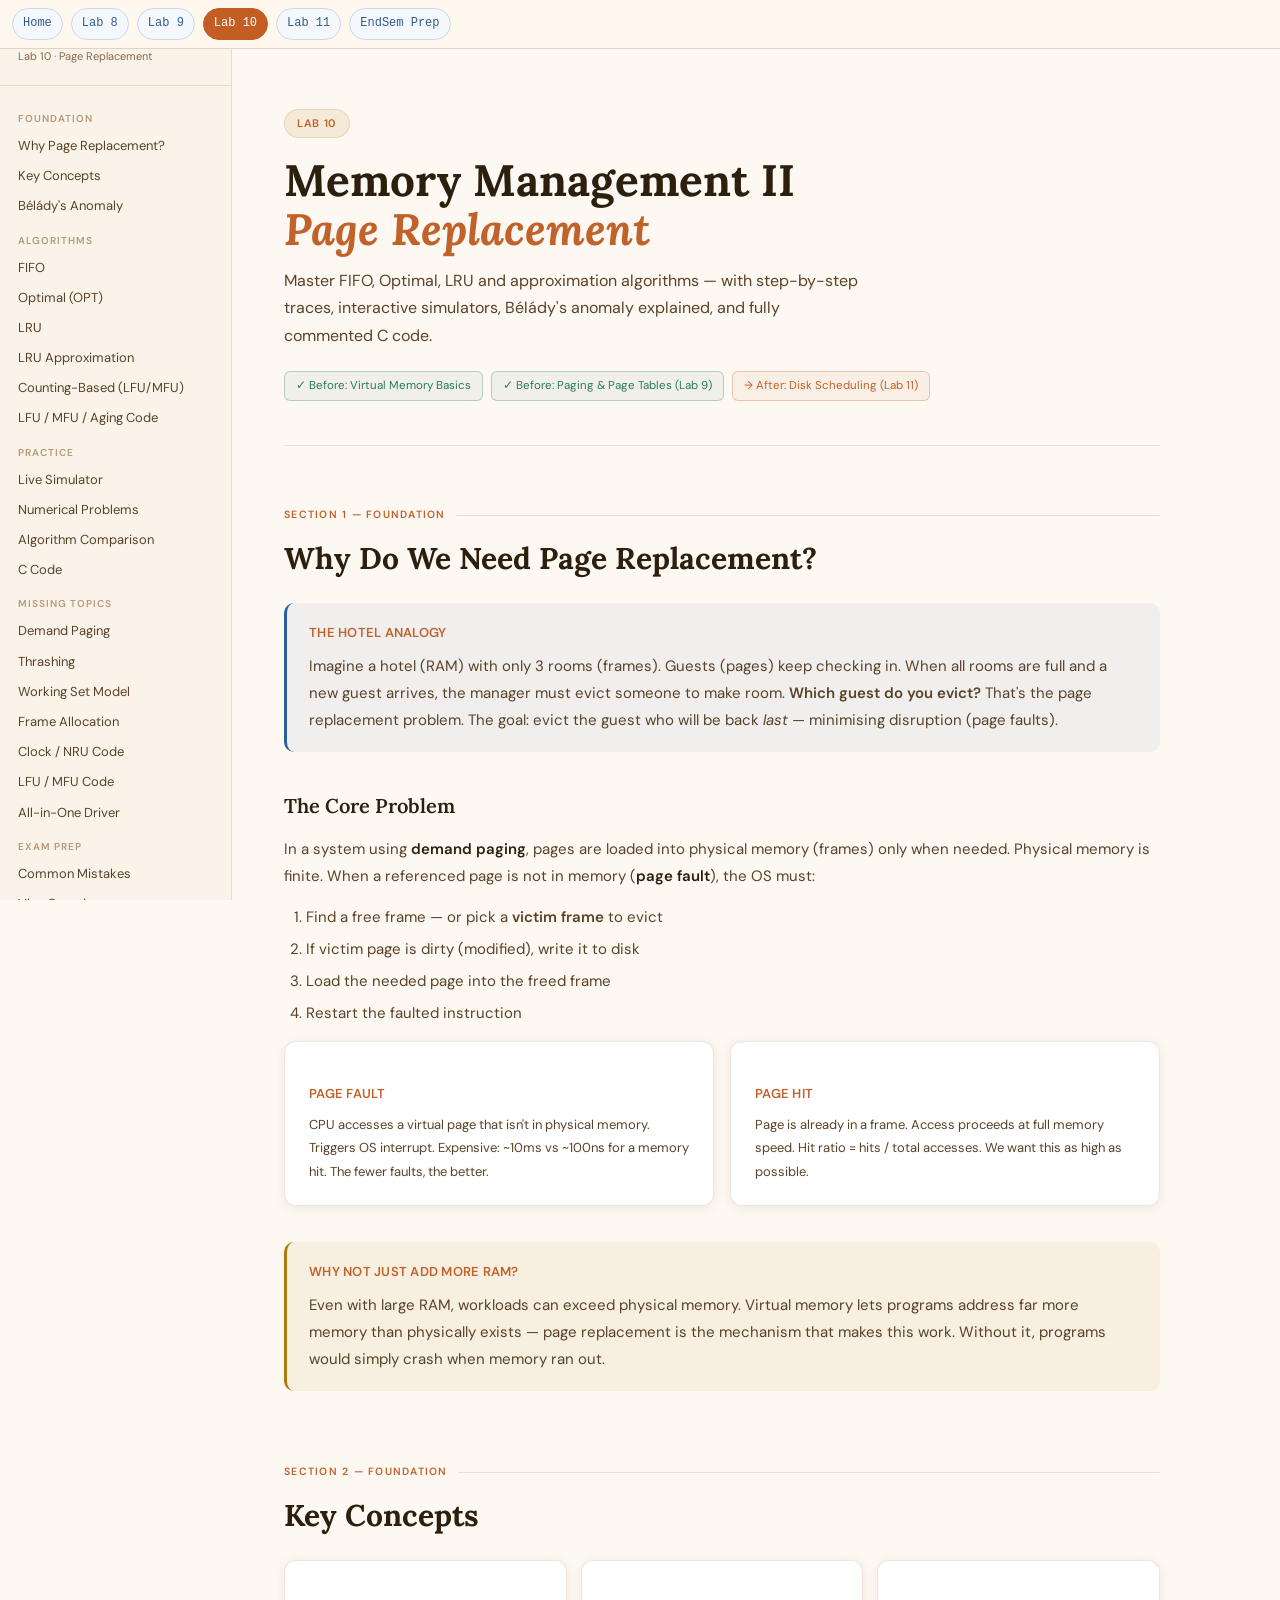
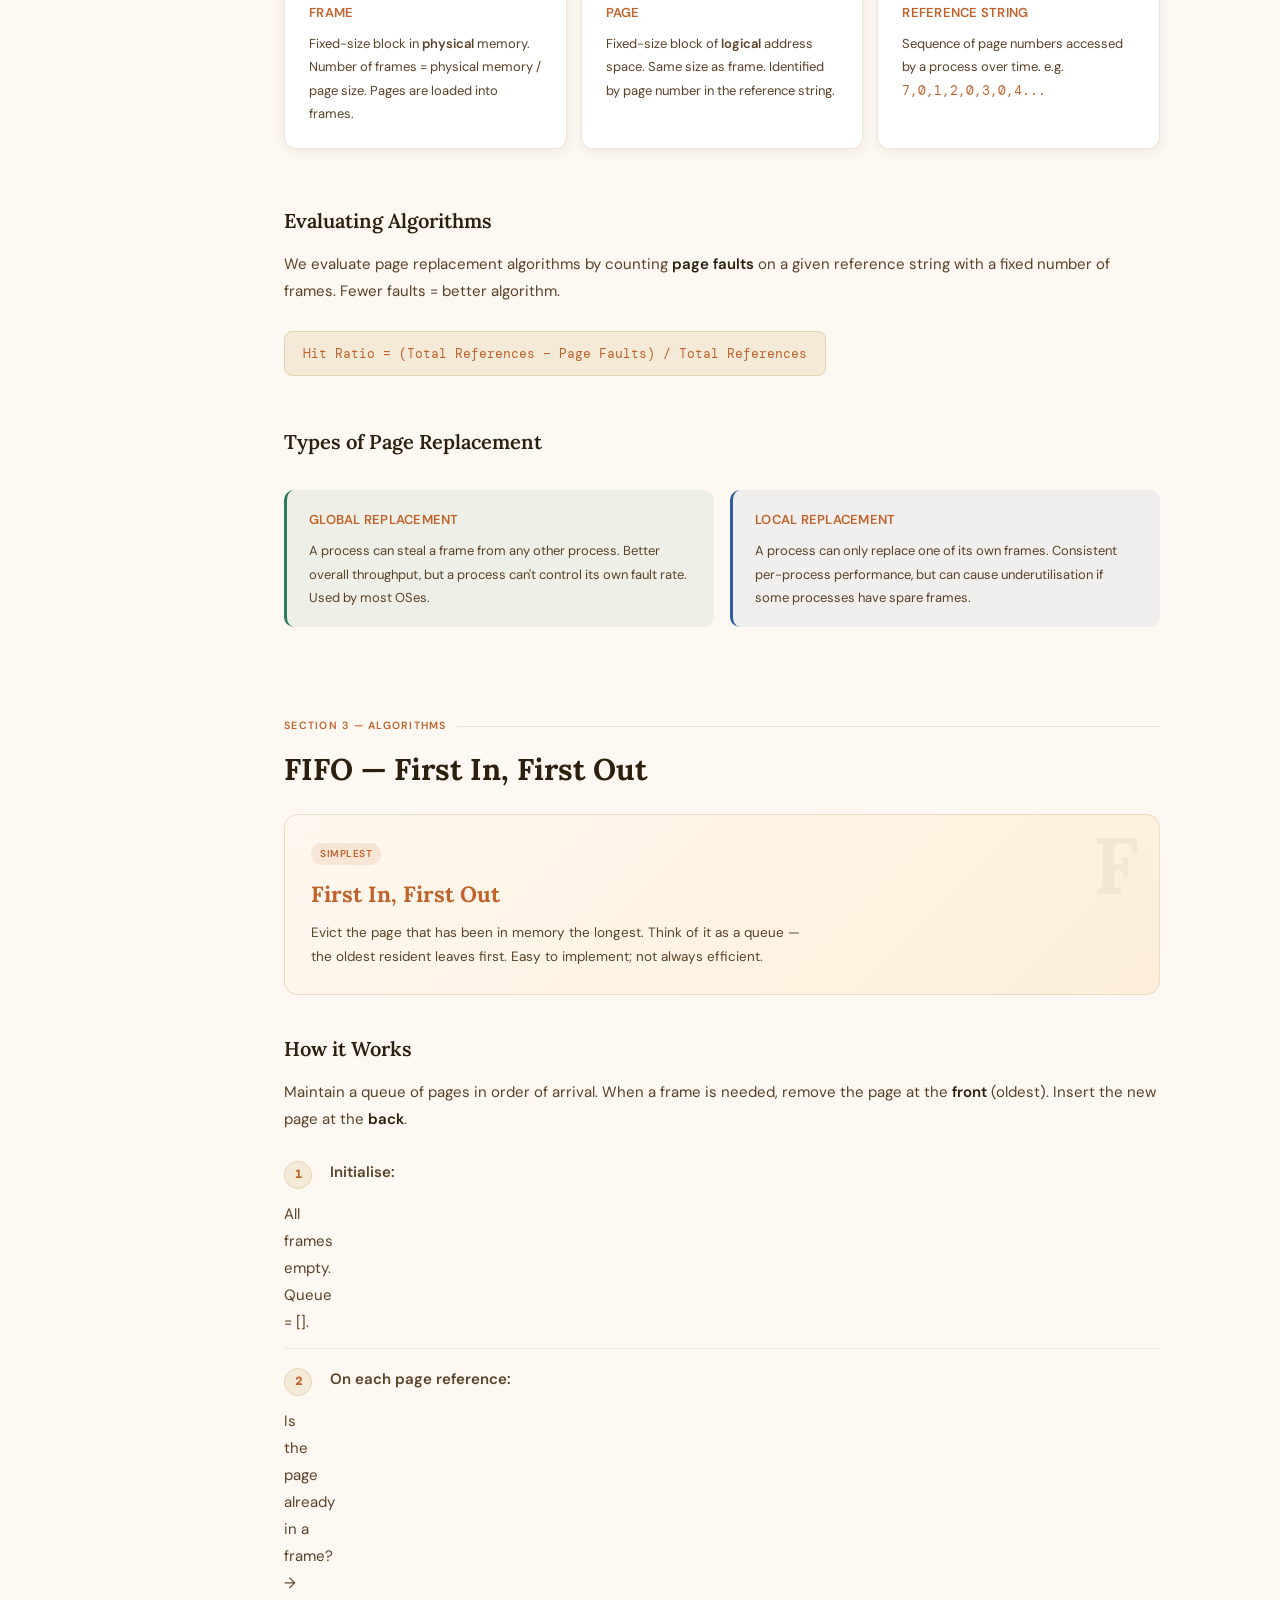
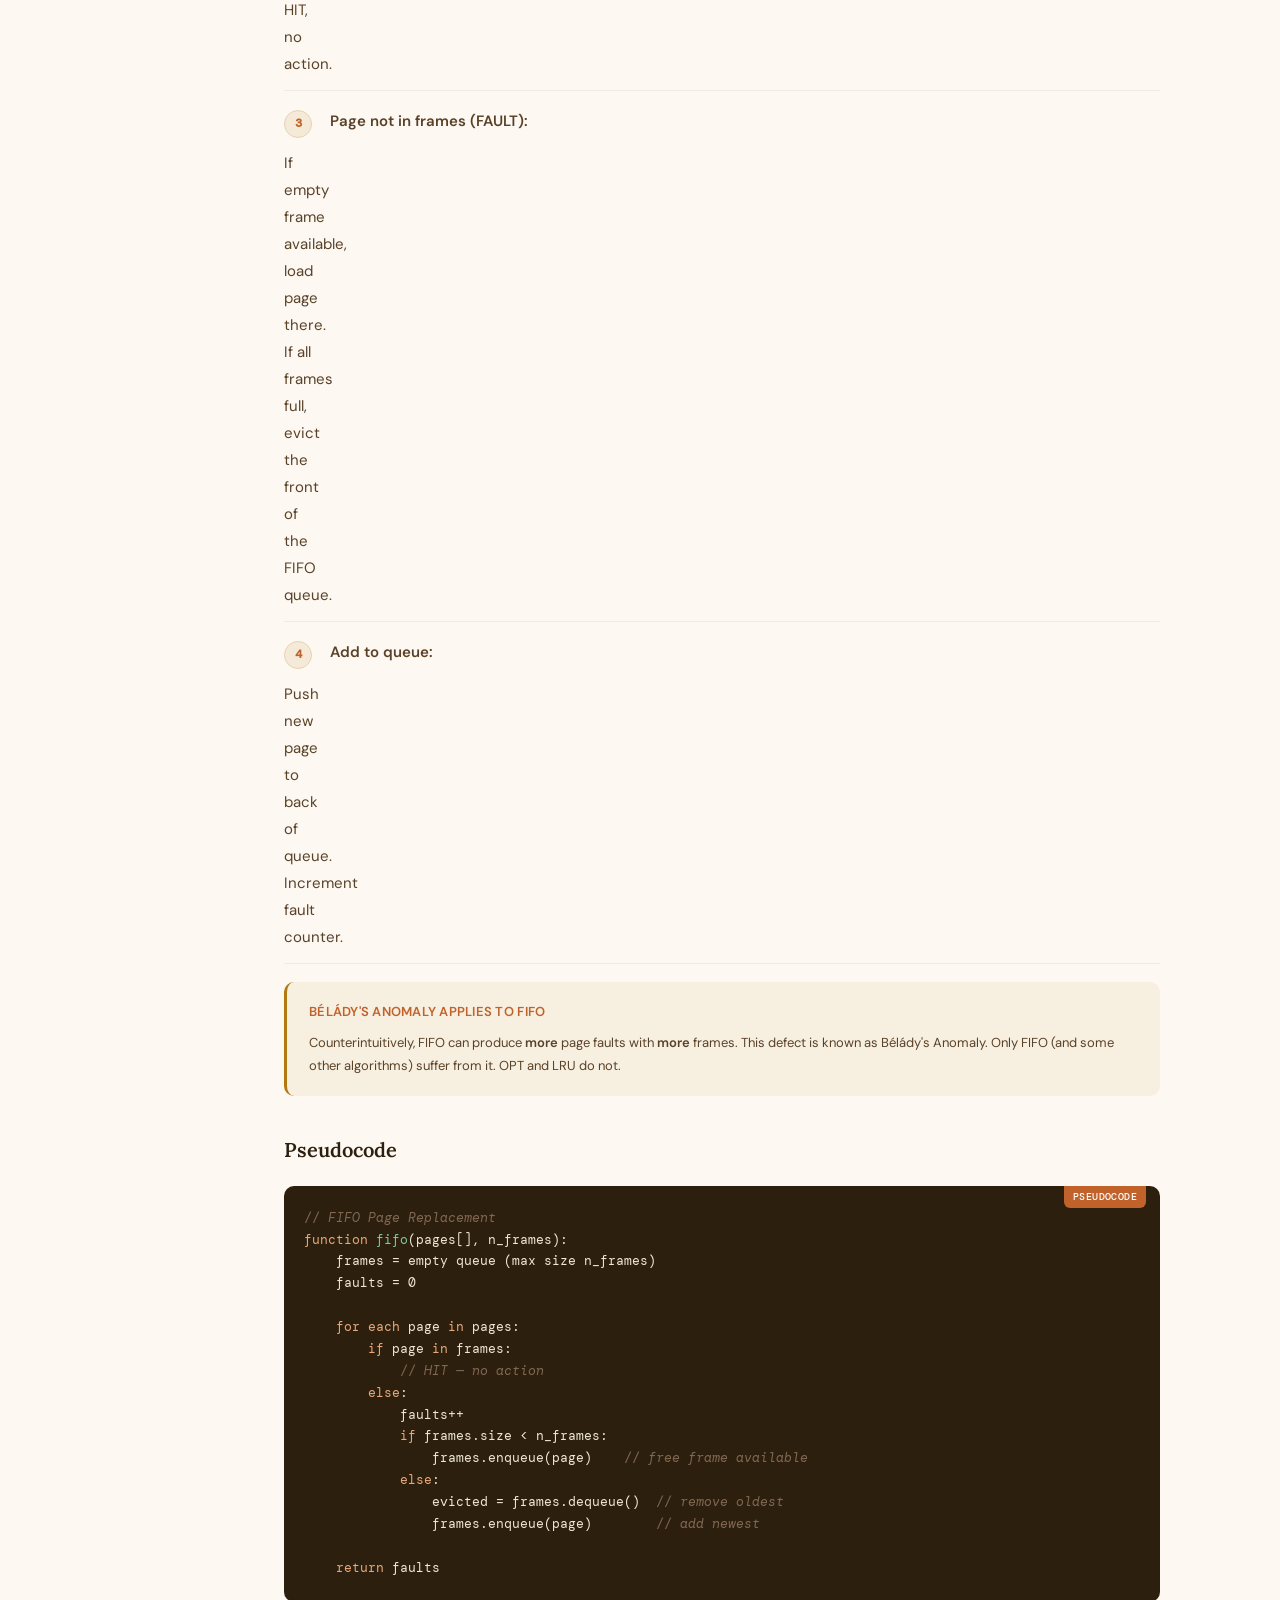
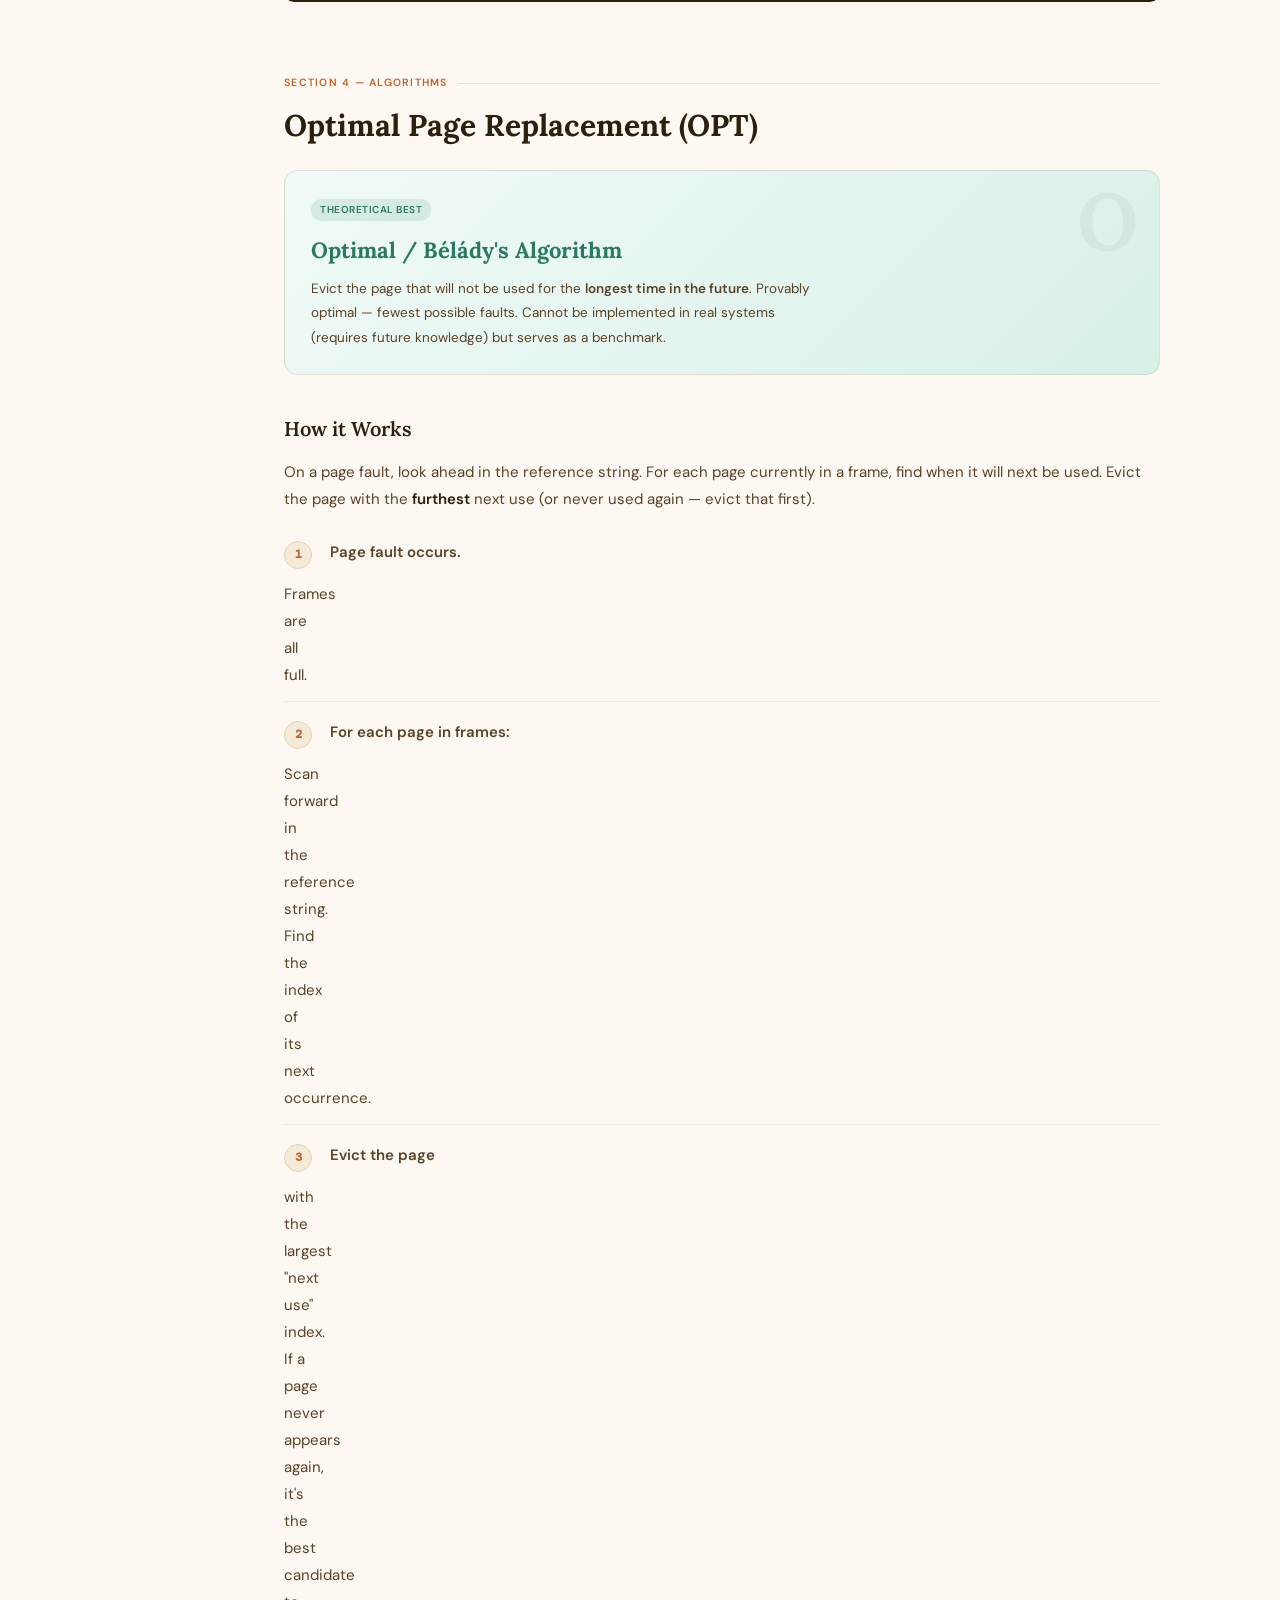
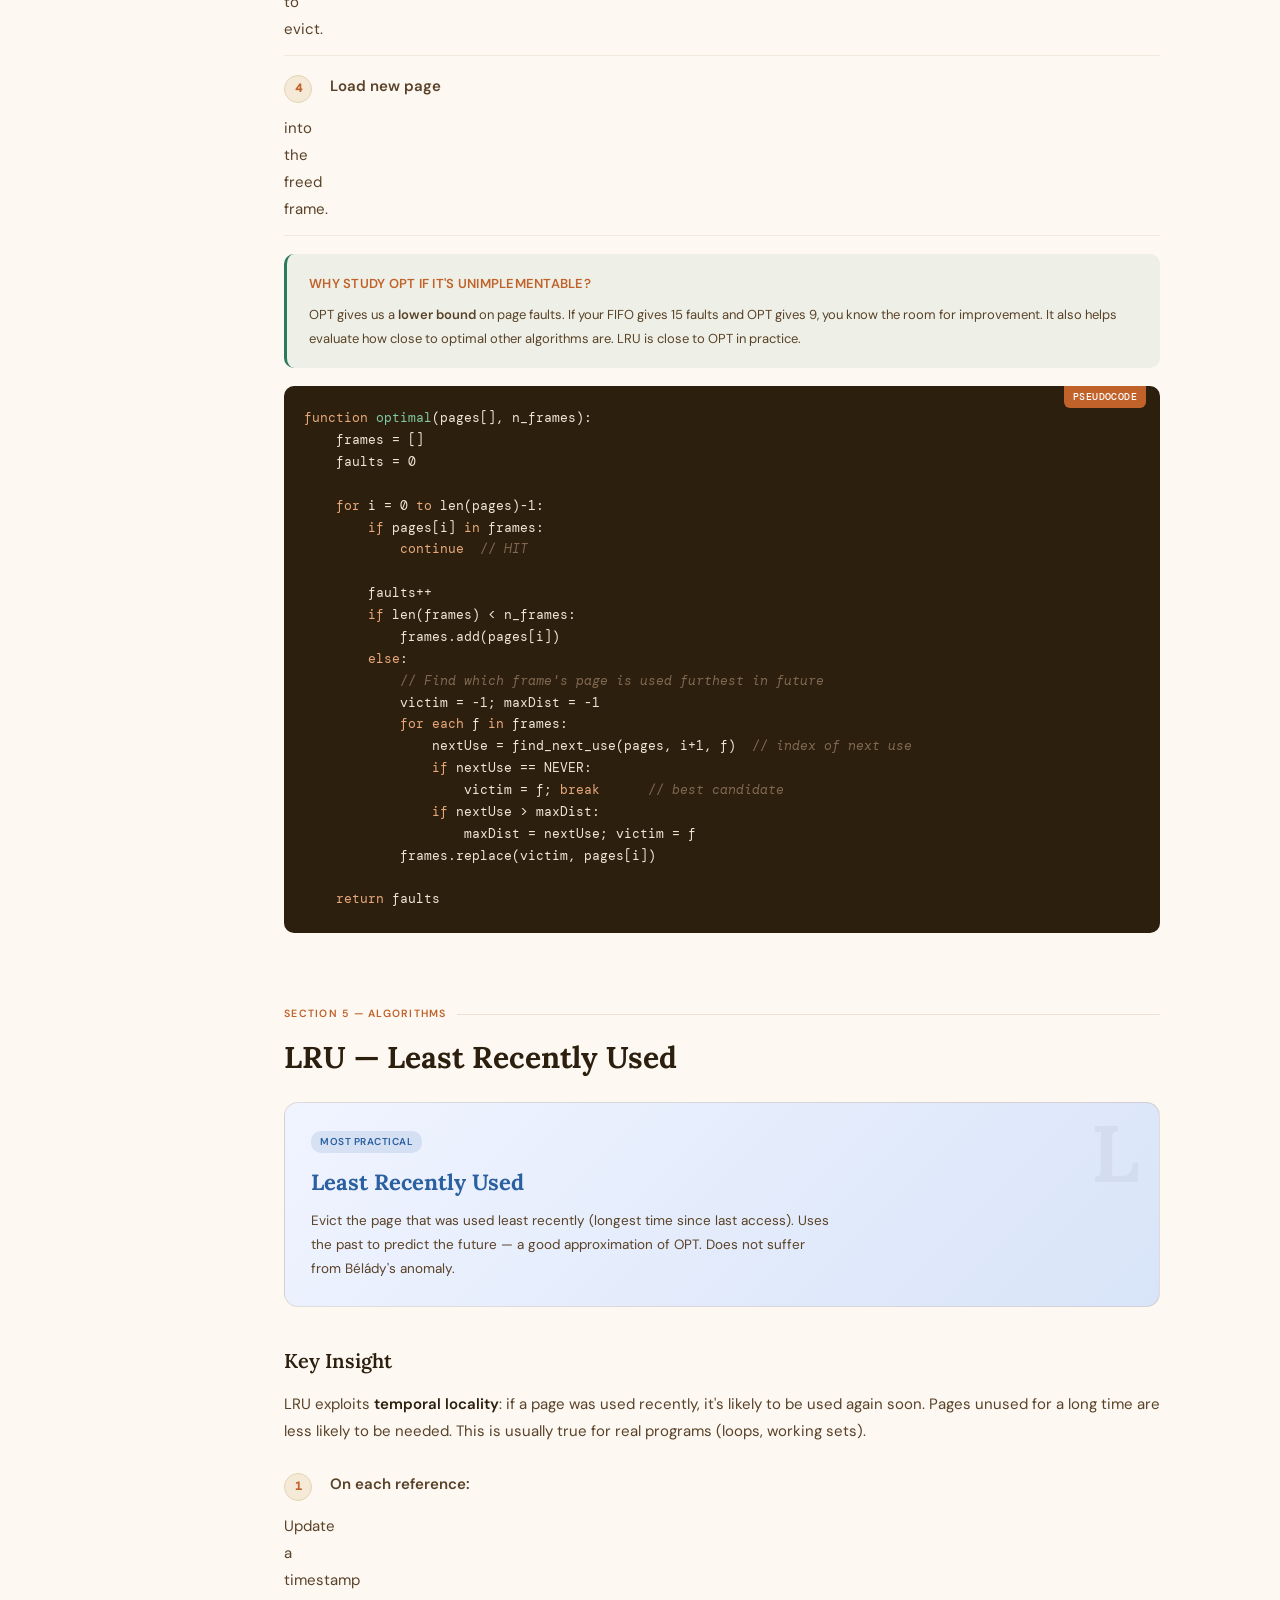
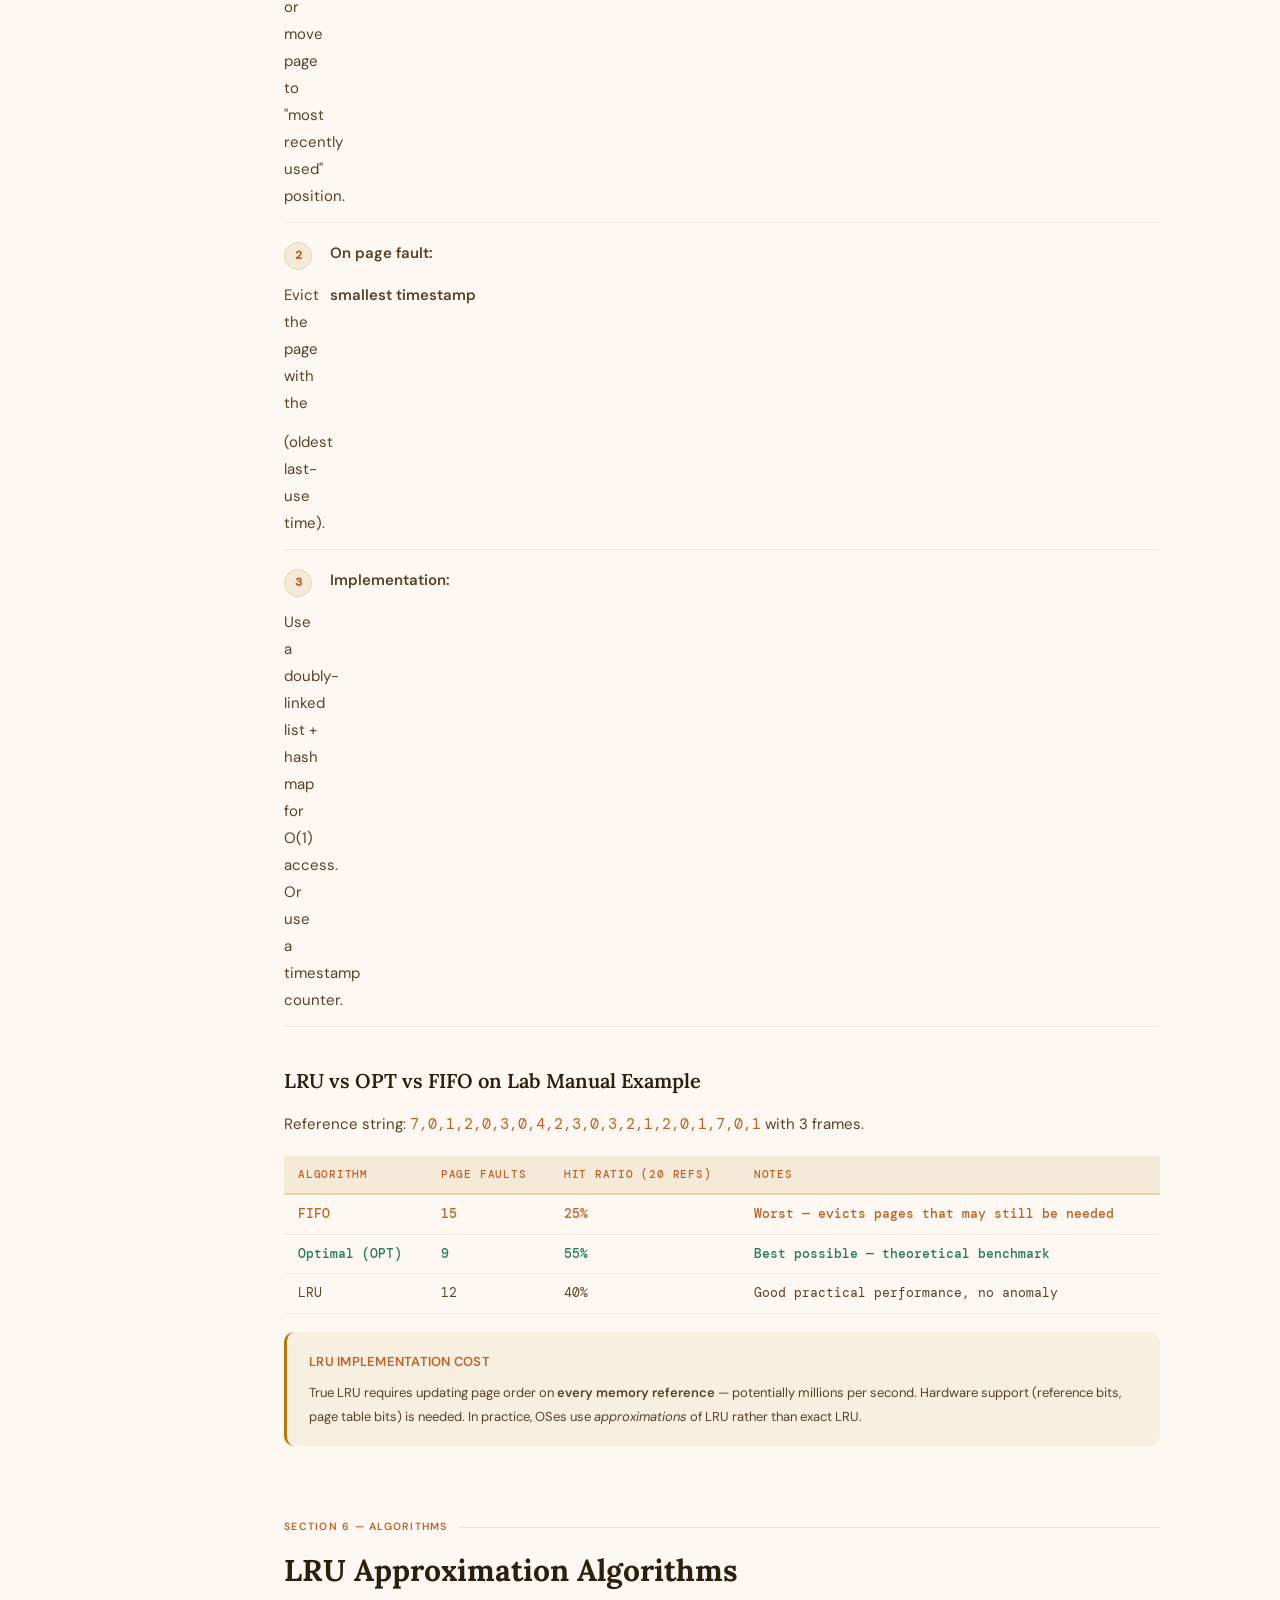
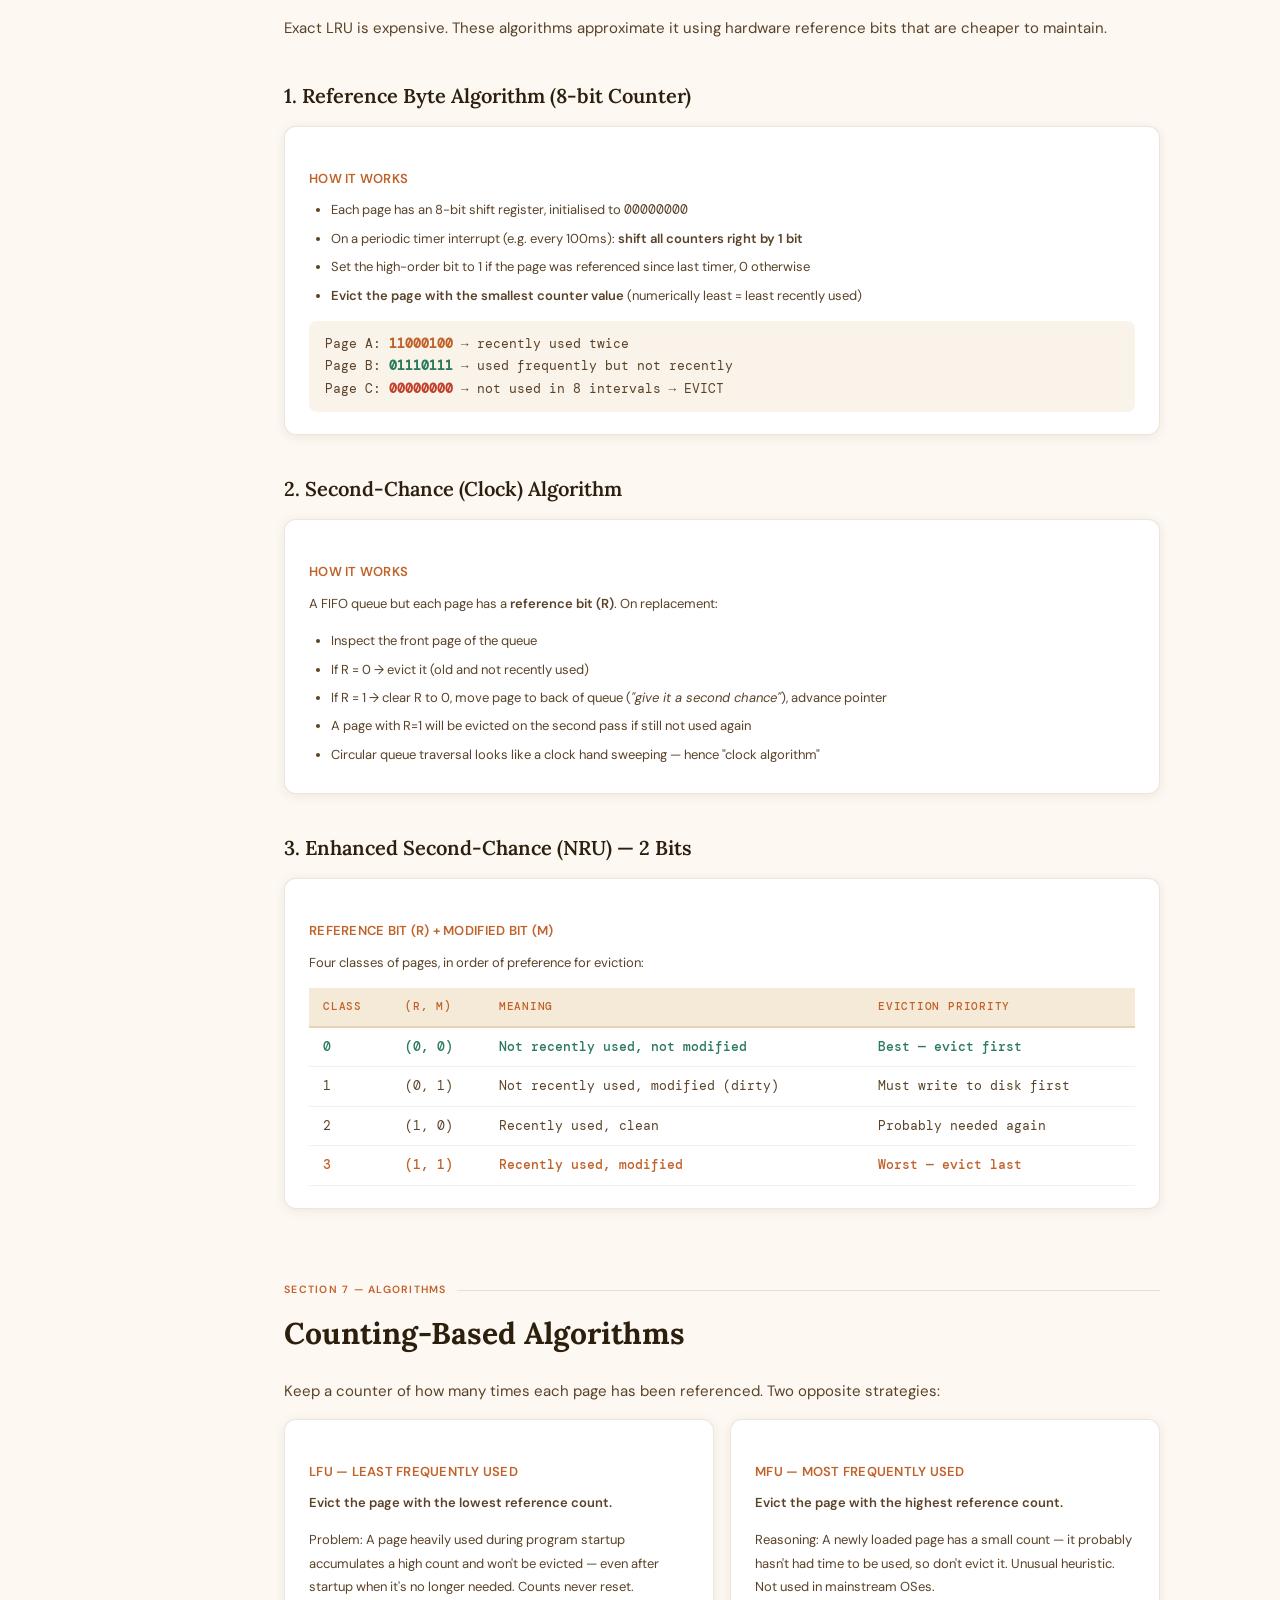
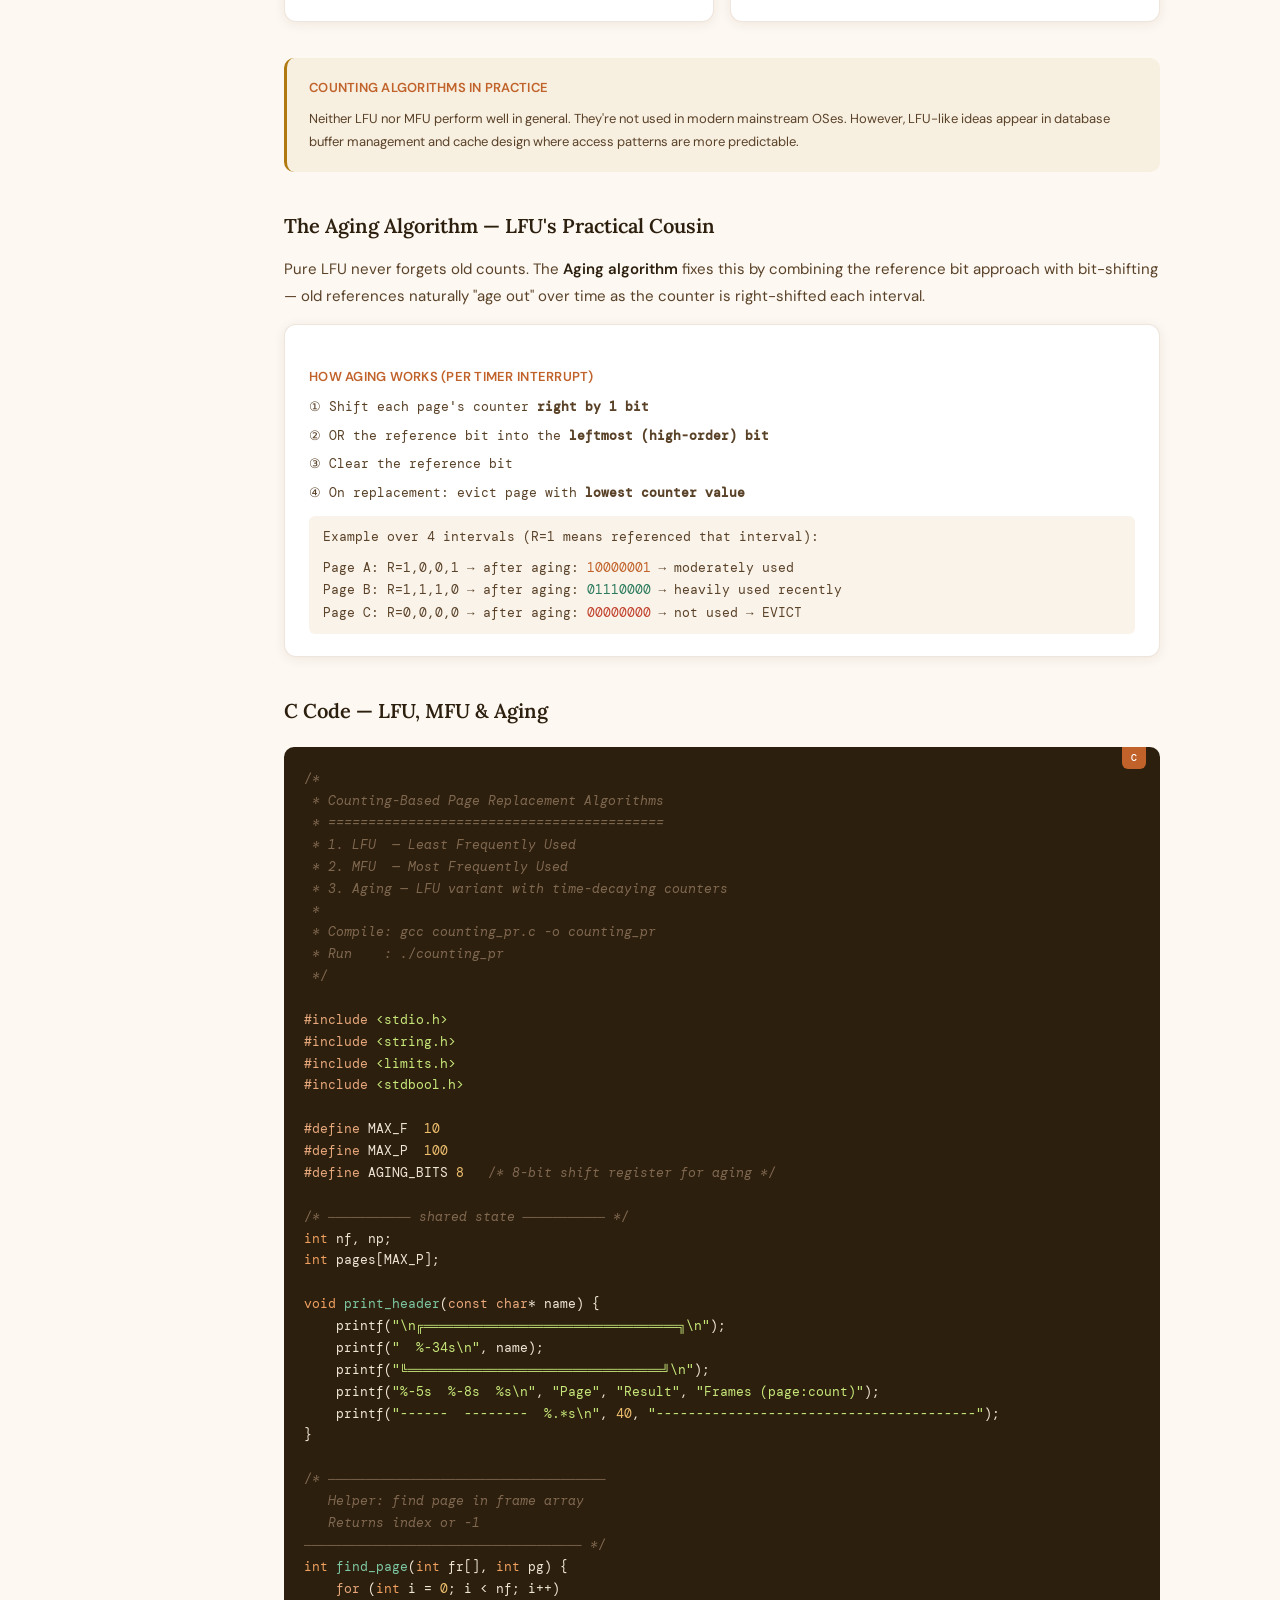
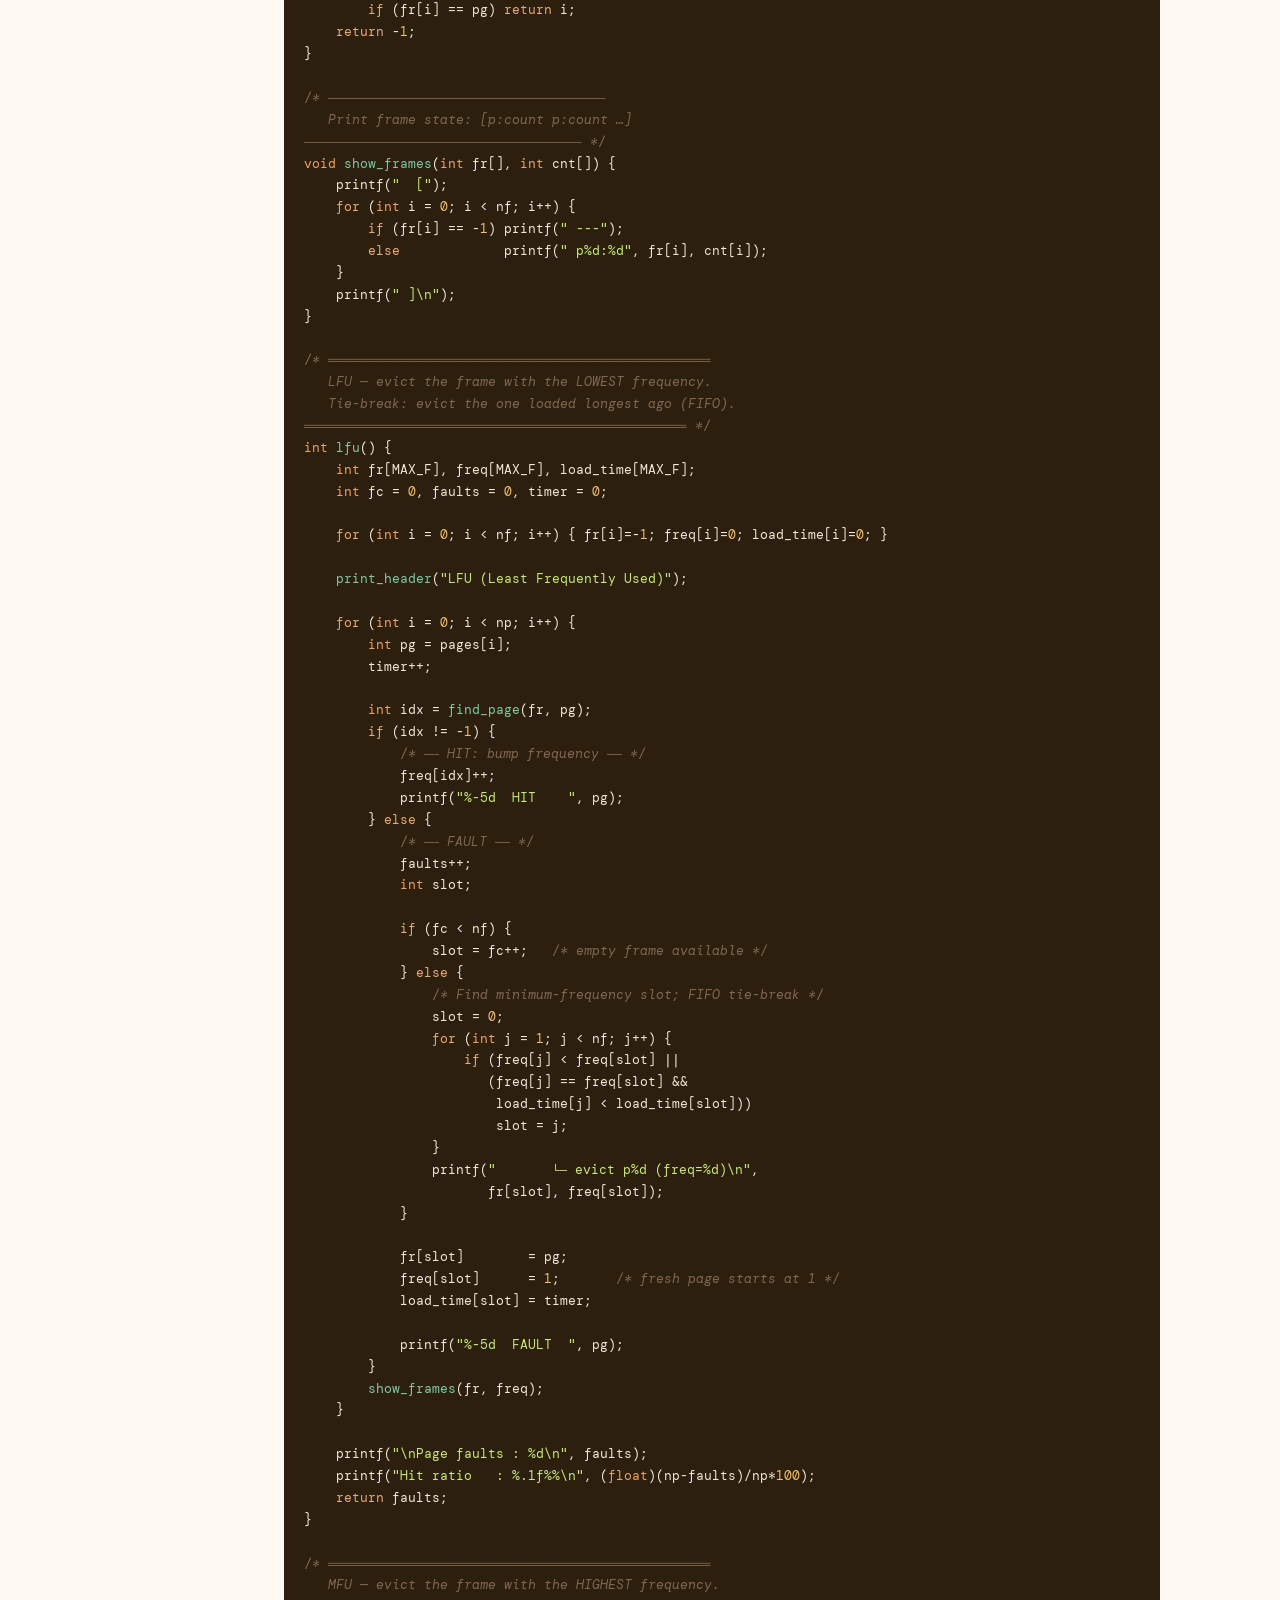
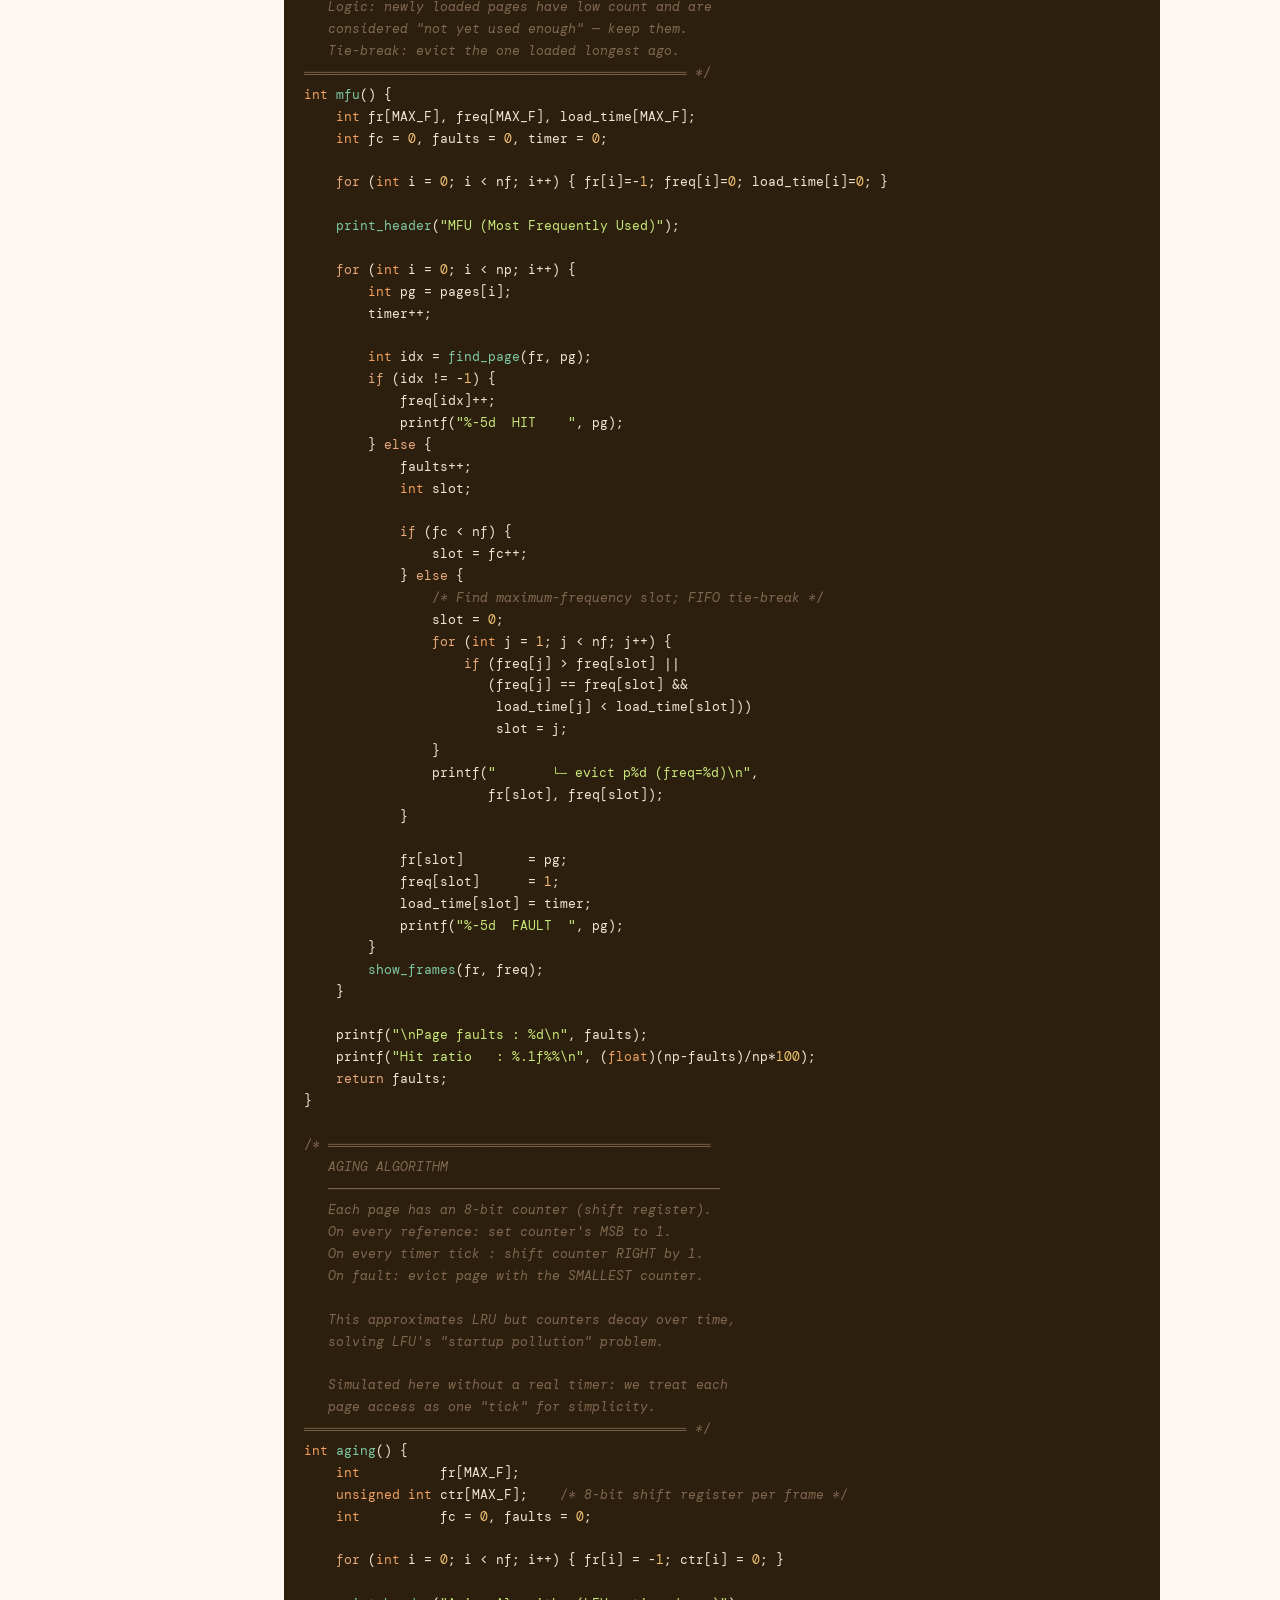
<file: lab10.html>
<!DOCTYPE html>
<html lang="en">
<head>
<meta charset="UTF-8">
<meta name="viewport" content="width=device-width, initial-scale=1.0">
<title>Lab 10 – Page Replacement Algorithms | OS Study Guide</title>
<link href="https://fonts.googleapis.com/css2?family=Lora:ital,wght@0,400;0,600;0,700;1,400&family=DM+Sans:wght@400;500;600&family=DM+Mono:wght@400;500&display=swap" rel="stylesheet">
<link rel="stylesheet" href="common.css">
<style>
:root {
  --bg:       #fdf8f2;
  --bg2:      #faf3ea;
  --bg3:      #f5ead8;
  --bg4:      #ede0c8;
  --bg5:      #e4d4b4;
  --ink:      #2c1f0e;
  --ink2:     #5a4228;
  --ink3:     #8a6a48;
  --ink4:     #b89878;
  --accent:   #c0622a;
  --accent2:  #e08040;
  --accent3:  #2a7a5c;
  --accent4:  #4a6fa5;
  --red:      #c0402a;
  --green:    #2a7a5c;
  --blue:     #2a5fa0;
  --yellow:   #b07a10;
  --border:   rgba(160,110,60,0.18);
  --border2:  rgba(160,110,60,0.1);
  --shadow:   0 2px 12px rgba(80,40,10,0.08);
  --shadow2:  0 4px 24px rgba(80,40,10,0.12);
  --mono:     'DM Mono', monospace;
  --sans:     'DM Sans', sans-serif;
  --serif:    'Lora', serif;
}
*, *::before, *::after { box-sizing: border-box; margin: 0; padding: 0; }
html { scroll-behavior: smooth; }
body {
  font-family: var(--sans);
  background: var(--bg);
  color: var(--ink);
  line-height: 1.8;
  font-size: 15px;
}

/* ── SIDEBAR ── */
nav {
  position: fixed; top: 0; left: 0;
  width: 232px; height: 100vh;
  background: var(--bg2);
  border-right: 1px solid var(--border);
  overflow-y: auto; z-index: 100;
  padding: 20px 0 40px;
  scrollbar-width: thin;
  scrollbar-color: var(--bg5) transparent;
}
.nav-logo {
  padding: 0 18px 18px;
  border-bottom: 1px solid var(--border);
  margin-bottom: 14px;
}
.nav-logo-title {
  font-family: var(--serif); font-size: 14px; font-weight: 700;
  color: var(--accent); letter-spacing: 0.01em;
}
.nav-logo-sub { font-size: 11px; color: var(--ink3); margin-top: 2px; }
.nav-group { font-size: 10px; font-weight: 600; color: var(--ink4);
  padding: 10px 18px 3px; letter-spacing: 0.1em; text-transform: uppercase; }
nav a {
  display: block; padding: 6px 18px 6px 16px;
  color: var(--ink2); text-decoration: none;
  font-size: 13px; border-left: 2px solid transparent;
  transition: all 0.15s; line-height: 1.4;
}
nav a:hover { color: var(--accent); background: var(--bg3); border-left-color: var(--accent2); }
nav a.active { color: var(--accent); border-left-color: var(--accent); background: var(--bg3); font-weight: 500; }

/* ── PROGRESS ── */
.progress-bar {
  position: fixed; top: 0; left: 232px; right: 0;
  height: 3px; background: var(--bg4); z-index: 200;
}
.progress-fill { height: 100%; background: var(--accent); width: 0%; transition: width 0.1s; }

/* ── MAIN ── */
main { margin-left: 232px; padding: 0 52px 100px; max-width: 980px; }

/* ── HERO ── */
.hero {
  padding: 60px 0 44px;
  border-bottom: 1px solid var(--border);
  margin-bottom: 60px;
}
.lab-badge {
  display: inline-flex; align-items: center; gap: 6px;
  background: var(--bg3); border: 1px solid var(--border);
  color: var(--accent); font-size: 11px; font-weight: 600;
  padding: 4px 12px; border-radius: 20px; margin-bottom: 18px;
  letter-spacing: 0.06em; text-transform: uppercase;
}
.hero h1 {
  font-family: var(--serif); font-size: 44px; font-weight: 700;
  line-height: 1.1; color: var(--ink); margin-bottom: 14px;
}
.hero h1 em { font-style: italic; color: var(--accent); }
.hero-desc { color: var(--ink2); font-size: 16px; max-width: 580px; line-height: 1.7; }
.tag-row { display: flex; flex-wrap: wrap; gap: 8px; margin-top: 22px; }
.tag {
  font-size: 11.5px; padding: 4px 11px; border-radius: 6px;
  border: 1px solid var(--border); color: var(--ink3); background: var(--bg2);
}
.tag.before { border-color: rgba(42,122,92,0.3); color: var(--green); background: rgba(42,122,92,0.06); }
.tag.after  { border-color: rgba(192,98,42,0.3); color: var(--accent); background: rgba(192,98,42,0.06); }

/* ── SECTIONS ── */
section { margin-bottom: 72px; scroll-margin-top: 24px; }
.section-eyebrow {
  font-size: 10.5px; font-weight: 600; letter-spacing: 0.12em;
  text-transform: uppercase; color: var(--accent);
  margin-bottom: 6px; display: flex; align-items: center; gap: 10px;
}
.section-eyebrow::after { content:''; flex:1; height:1px; background: var(--border); }
h2 { font-family: var(--serif); font-size: 30px; font-weight: 700; margin-bottom: 18px; color: var(--ink); }
h3 { font-family: var(--serif); font-size: 20px; font-weight: 600; margin: 36px 0 12px; color: var(--ink); }
h4 { font-family: var(--sans); font-size: 13px; font-weight: 600; color: var(--accent); margin: 18px 0 8px; letter-spacing: 0.02em; text-transform: uppercase; }
p { color: var(--ink2); margin-bottom: 14px; }
ul, ol { color: var(--ink2); padding-left: 22px; margin-bottom: 14px; }
li { margin-bottom: 5px; }
strong { font-weight: 600; }
em { font-style: italic; }
em.hl { color: var(--accent2); }
main p strong { color: var(--ink); }
.callout p strong, .card p strong,
.algo-hero p strong, .tl-desc strong,
.alloc-card p strong { color: inherit; }

/* ── CALLOUT CARDS ── */
.callout {
  border-radius: 10px; padding: 18px 22px; margin: 18px 0;
  border-left: 3px solid;
}
.callout.info    { background: rgba(74,111,165,0.07);  border-color: var(--blue);   }
.callout.warn    { background: rgba(176,122,16,0.08);  border-color: var(--yellow); }
.callout.danger  { background: rgba(192,64,42,0.07);   border-color: var(--red);    }
.callout.success { background: rgba(42,122,92,0.07);   border-color: var(--green);  }
.callout h4 { margin-top: 0; }
.callout p:last-child { margin-bottom: 0; }

.card {
  background: #fff; border: 1px solid var(--border);
  border-radius: 12px; padding: 22px 24px; margin-bottom: 18px;
  box-shadow: var(--shadow);
}
.two-col { display: grid; grid-template-columns: 1fr 1fr; gap: 16px; margin-bottom: 18px; }
.three-col { display: grid; grid-template-columns: 1fr 1fr 1fr; gap: 14px; margin-bottom: 18px; }

/* ── ALGO CARDS ── */
.algo-hero {
  border-radius: 14px; padding: 24px 26px;
  margin-bottom: 18px; position: relative; overflow: hidden;
  border: 1px solid var(--border);
}
.algo-hero::before {
  content: attr(data-letter);
  position: absolute; right: 20px; top: 10px;
  font-family: var(--serif); font-size: 80px; font-weight: 700;
  color: rgba(0,0,0,0.04); line-height: 1; pointer-events: none;
}
.algo-hero.fifo   { background: linear-gradient(135deg, #fff8f0 0%, #fdefd8 100%); }
.algo-hero.opt    { background: linear-gradient(135deg, #f0faf6 0%, #d8f0e8 100%); }
.algo-hero.lru    { background: linear-gradient(135deg, #f0f4ff 0%, #d8e4f8 100%); }
.algo-title { font-family: var(--serif); font-size: 22px; font-weight: 700; margin-bottom: 6px; }
.algo-hero.fifo .algo-title   { color: var(--accent); }
.algo-hero.opt  .algo-title   { color: var(--green);  }
.algo-hero.lru  .algo-title   { color: var(--blue);   }
.algo-tag {
  display: inline-block; font-size: 10px; font-weight: 600;
  padding: 2px 9px; border-radius: 10px; margin-bottom: 10px;
  letter-spacing: 0.05em; text-transform: uppercase;
}
.fifo .algo-tag  { background: rgba(192,98,42,0.12); color: var(--accent); }
.opt  .algo-tag  { background: rgba(42,122,92,0.12); color: var(--green); }
.lru  .algo-tag  { background: rgba(42,95,160,0.12); color: var(--blue); }

/* ── CODE ── */
.code-wrap { position: relative; margin: 18px 0; }
.lang-tag {
  position: absolute; top: 0; right: 14px;
  font-size: 10px; font-family: var(--mono); font-weight: 500;
  background: var(--accent); color: #fff;
  padding: 2px 9px; border-radius: 0 0 6px 6px;
  letter-spacing: 0.04em; text-transform: uppercase;
}
pre {
  background: #2c1f0e; color: #f0e6d6;
  border-radius: 10px; padding: 22px 20px 22px;
  overflow-x: auto; font-family: var(--mono); font-size: 12.5px;
  line-height: 1.75; tab-size: 4; border: none;
}
.kw  { color: #e8a87c; }
.fn  { color: #7ec8a4; }
.str { color: #c8e87a; }
.num { color: #f0c070; }
.cm  { color: #806850; font-style: italic; }
.ty  { color: #f0a060; }
.op  { color: #c8d8e8; }

/* ── TABLES ── */
.tbl-wrap { overflow-x: auto; margin: 18px 0; }
table { width: 100%; border-collapse: collapse; font-size: 13px; }
th {
  background: var(--bg3); color: var(--accent);
  font-family: var(--mono); font-size: 11px; font-weight: 500;
  text-transform: uppercase; letter-spacing: 0.07em;
  padding: 9px 14px; text-align: left;
  border-bottom: 2px solid var(--bg5);
}
td {
  padding: 8px 14px; border-bottom: 1px solid var(--border2);
  color: var(--ink2); font-family: var(--mono); font-size: 12.5px;
}
tr:hover td { background: var(--bg2); }
tr.hl td { color: var(--green); font-weight: 500; }
tr.hl2 td { color: var(--accent); font-weight: 500; }

/* ── FORMULA ── */
.formula {
  background: var(--bg3); border: 1px solid var(--bg5);
  border-radius: 8px; padding: 10px 18px;
  font-family: var(--mono); font-size: 13px; color: var(--accent);
  margin: 12px 0; display: inline-block;
}

/* ── STEP LIST ── */
.steps { counter-reset: s; list-style: none; padding: 0; }
.steps li {
  counter-increment: s;
  display: grid; grid-template-columns: 34px 1fr;
  gap: 12px; padding: 12px 0;
  border-bottom: 1px solid var(--border2);
  align-items: start;
}
.steps li::before {
  content: counter(s);
  width: 28px; height: 28px; border-radius: 50%;
  background: var(--bg3); border: 1.5px solid var(--bg5);
  color: var(--accent); font-size: 12px; font-weight: 700;
  display: flex; align-items: center; justify-content: center;
  flex-shrink: 0; margin-top: 2px;
  font-family: var(--mono);
}

/* ── SIMULATOR ── */
.sim-wrap {
  background: #fff; border: 1px solid var(--border);
  border-radius: 14px; padding: 28px; box-shadow: var(--shadow2);
  margin: 22px 0;
}
.sim-title {
  font-family: var(--serif); font-size: 18px; font-weight: 700;
  color: var(--ink); margin-bottom: 20px;
  display: flex; align-items: center; gap: 10px;
}
.sim-title span { font-size: 22px; }
.controls { display: flex; flex-wrap: wrap; gap: 14px; margin-bottom: 20px; align-items: flex-end; }
.ctrl-group { display: flex; flex-direction: column; gap: 5px; }
.ctrl-label { font-size: 11px; font-weight: 600; color: var(--ink3); text-transform: uppercase; letter-spacing: 0.07em; }
input[type="text"], input[type="number"], select {
  background: var(--bg2); border: 1.5px solid var(--bg5);
  border-radius: 7px; padding: 7px 12px;
  font-family: var(--mono); font-size: 13px; color: var(--ink);
  outline: none; transition: border-color 0.15s;
}
input[type="text"] { width: 360px; }
input[type="number"] { width: 70px; }
select { width: 150px; cursor: pointer; }
input:focus, select:focus { border-color: var(--accent2); }
.btn {
  padding: 9px 20px; border-radius: 8px; cursor: pointer;
  font-family: var(--sans); font-size: 13px; font-weight: 600;
  border: none; transition: all 0.15s;
}
.btn-primary { background: var(--accent); color: #fff; }
.btn-primary:hover { background: var(--accent2); }
.btn-secondary { background: var(--bg3); color: var(--ink2); border: 1px solid var(--border); }
.btn-secondary:hover { background: var(--bg4); }

/* ── FRAME DISPLAY ── */
.frame-display { margin-top: 24px; overflow-x: auto; }
.frame-scroll { display: flex; gap: 4px; padding-bottom: 8px; min-width: max-content; }
.step-col { display: flex; flex-direction: column; gap: 3px; align-items: center; min-width: 38px; }
.step-page {
  width: 36px; height: 36px; border-radius: 7px;
  display: flex; align-items: center; justify-content: center;
  font-family: var(--mono); font-size: 13px; font-weight: 600;
  border: 1.5px solid var(--bg5); background: var(--bg2); color: var(--ink2);
  transition: all 0.2s;
}
.step-page.fault  { background: rgba(192,98,42,0.15); border-color: var(--accent); color: var(--accent); }
.step-page.hit    { background: rgba(42,122,92,0.12); border-color: var(--green);  color: var(--green); }
.step-page.new    { background: rgba(192,98,42,0.08); border-color: var(--accent2); color: var(--accent2); }
.step-page.empty  { background: var(--bg3); border-color: var(--bg5); color: var(--ink4); }
.step-page.replaced { background: rgba(192,64,42,0.1); border-color: var(--red); color: var(--red); }
.step-ref {
  font-family: var(--mono); font-size: 12px; font-weight: 600;
  color: var(--ink2); margin-top: 2px;
}
.step-fault-mark { font-size: 9px; color: var(--accent); font-weight: 700; height: 14px; }
.stat-row { display: flex; gap: 20px; margin-top: 18px; flex-wrap: wrap; }
.stat-chip {
  background: var(--bg2); border: 1px solid var(--border);
  border-radius: 8px; padding: 10px 18px;
}
.stat-chip .val { font-size: 24px; font-weight: 700; font-family: var(--serif); color: var(--accent); }
.stat-chip .lbl { font-size: 11px; color: var(--ink3); margin-top: 1px; }
.stat-chip.green .val { color: var(--green); }
.stat-chip.blue  .val { color: var(--blue); }
.algo-tabs { display: flex; gap: 6px; margin-bottom: 20px; }
.atab {
  padding: 7px 18px; border-radius: 20px; cursor: pointer;
  font-size: 12.5px; font-weight: 600; border: 1.5px solid var(--border);
  background: var(--bg2); color: var(--ink2); transition: all 0.15s;
}
.atab.active-fifo { background: rgba(192,98,42,0.12); border-color: var(--accent); color: var(--accent); }
.atab.active-opt  { background: rgba(42,122,92,0.12);  border-color: var(--green);  color: var(--green);  }
.atab.active-lru  { background: rgba(42,95,160,0.12);  border-color: var(--blue);   color: var(--blue);   }

/* ── COMPARISON TABLE ── */
.cmp-grid {
  display: grid; grid-template-columns: repeat(4, 1fr);
  gap: 0; border: 1px solid var(--border); border-radius: 12px;
  overflow: hidden; margin: 18px 0;
}
.cmp-cell {
  padding: 12px 16px; border-right: 1px solid var(--border);
  border-bottom: 1px solid var(--border); font-size: 13px;
}
.cmp-cell:last-child, .cmp-cell:nth-child(4n) { border-right: none; }
.cmp-cell.header {
  background: var(--bg3); font-weight: 600; color: var(--ink);
  font-size: 12px; text-transform: uppercase; letter-spacing: 0.06em;
  font-family: var(--mono);
}
.cmp-cell.algo-name { font-weight: 600; color: var(--ink); background: var(--bg2); }
.cmp-cell.good  { color: var(--green); }
.cmp-cell.bad   { color: var(--red); }
.cmp-cell.ok    { color: var(--yellow); }

/* ── VIVA ── */
.qa { border: 1px solid var(--border); border-radius: 10px; margin-bottom: 10px; overflow: hidden; }
.qa-q {
  padding: 13px 18px; cursor: pointer;
  display: flex; justify-content: space-between; align-items: center;
  background: #fff; color: var(--ink); font-size: 14px;
  transition: background 0.12s; gap: 12px;
}
.qa-q:hover { background: var(--bg2); }
.qa-q .ch { color: var(--ink4); flex-shrink: 0; transition: transform 0.2s; }
.qa-q.open .ch { transform: rotate(180deg); }
.qa-a {
  display: none; padding: 14px 18px;
  background: var(--bg2); color: var(--ink2); font-size: 13.5px;
  line-height: 1.7; border-top: 1px solid var(--border);
}
.qa-a code { font-family: var(--mono); font-size: 12px; color: var(--accent); }
.badge { display: inline-block; font-size: 10px; font-weight: 700; padding: 2px 8px; border-radius: 4px; margin-left: 8px; }
.badge.h { background: rgba(192,64,42,0.15); color: var(--red); }
.badge.m { background: rgba(176,122,16,0.15); color: var(--yellow); }
.badge.e { background: rgba(42,122,92,0.12); color: var(--green); }

/* ── SUMMARY ── */
.sum-grid { display: grid; grid-template-columns: 1fr 1fr; gap: 14px; }
.sum-card {
  background: #fff; border: 1px solid var(--border);
  border-radius: 10px; padding: 18px; box-shadow: var(--shadow);
}
.sum-card h4 { color: var(--accent); margin-top: 0; margin-bottom: 10px; }
.sum-card li { font-size: 13px; margin-bottom: 4px; color: var(--ink2); }

/* ── BELADY VISUAL ── */
.belady-demo {
  background: var(--bg3); border-radius: 10px; padding: 18px 20px;
  margin: 16px 0; border: 1px solid var(--bg5);
}
.belady-row { display: flex; align-items: center; gap: 12px; margin-bottom: 10px; }
.belady-label { font-size: 12px; font-weight: 600; color: var(--ink2); width: 120px; flex-shrink: 0; font-family: var(--mono); }
.belady-frames { display: flex; gap: 4px; }
.bf { width: 28px; height: 28px; border-radius: 5px; background: var(--bg4); border: 1px solid var(--bg5); display: flex; align-items: center; justify-content: center; font-family: var(--mono); font-size: 12px; font-weight: 600; color: var(--ink); }
.bf.fault  { background: rgba(192,98,42,0.2); border-color: var(--accent); color: var(--accent); }
.bf.ok     { background: rgba(42,122,92,0.12); border-color: var(--green); color: var(--green); }
.belady-faults { font-size: 11px; color: var(--ink3); margin-left: 8px; font-family: var(--mono); }

/* ── MISTAKE LIST ── */
.mistake { display: flex; gap: 12px; margin-bottom: 14px; align-items: flex-start; }
.m-icon { width: 26px; height: 26px; border-radius: 50%; display: flex; align-items: center; justify-content: center; font-size: 12px; flex-shrink: 0; margin-top: 2px; }
.m-icon.x { background: rgba(192,64,42,0.12); color: var(--red); }
.m-icon.ok { background: rgba(42,122,92,0.1); color: var(--green); }

/* ── RESPONSIVE ── */
@media (max-width:860px) {
  nav { display: none; }
  main { margin-left: 0; padding: 0 20px 80px; }
  .two-col, .three-col, .sum-grid { grid-template-columns: 1fr; }
  .progress-bar { left: 0; }
  input[type="text"] { width: 100%; }
  .cmp-grid { grid-template-columns: 1fr 1fr; }
}
.scroll-top {
  position: fixed; bottom: 28px; right: 28px;
  width: 40px; height: 40px; border-radius: 50%;
  background: var(--accent); color: #fff;
  border: none; cursor: pointer; font-size: 17px;
  display: none; align-items: center; justify-content: center;
  box-shadow: 0 4px 16px rgba(192,98,42,0.35);
  transition: transform 0.2s;
}
.scroll-top:hover { transform: translateY(-2px); }

/* ── NEW TOPIC STYLES ── */
.topic-intro {
  display: flex; gap: 18px; align-items: flex-start;
  background: #fff; border: 1px solid var(--border);
  border-radius: 14px; padding: 22px 24px;
  margin-bottom: 22px; box-shadow: var(--shadow);
}
.topic-icon {
  font-size: 38px; flex-shrink: 0; margin-top: 2px;
}
.timeline {
  position: relative; padding-left: 28px; margin: 18px 0;
}
.timeline::before {
  content: ''; position: absolute; left: 8px; top: 0; bottom: 0;
  width: 2px; background: var(--bg5);
}
.tl-item {
  position: relative; margin-bottom: 20px;
}
.tl-item::before {
  content: ''; position: absolute; left: -24px; top: 6px;
  width: 10px; height: 10px; border-radius: 50%;
  background: var(--accent); border: 2px solid var(--bg);
  box-shadow: 0 0 0 2px var(--accent2);
}
.tl-title {
  font-weight: 600; color: var(--ink); font-size: 14px; margin-bottom: 3px;
}
.tl-desc { font-size: 13px; color: var(--ink2); }

.thrash-graph {
  background: var(--bg3); border-radius: 10px;
  padding: 20px; margin: 16px 0; border: 1px solid var(--bg5);
  display: flex; gap: 0; align-items: flex-end; height: 130px;
  position: relative; overflow: hidden;
}
.thrash-bar {
  flex: 1; border-radius: 3px 3px 0 0;
  background: linear-gradient(to top, var(--accent2), var(--accent));
  opacity: 0.85; transition: all 0.3s; min-width: 0;
}
.thrash-line {
  position: absolute; left: 0; right: 0;
  border-top: 2px dashed var(--red); opacity: 0.7;
}
.thrash-label {
  font-family: var(--mono); font-size: 11px; color: var(--ink3);
  margin-top: 8px; text-align: center;
}

.ws-demo {
  background: var(--bg2); border: 1px solid var(--border);
  border-radius: 10px; padding: 18px 20px; margin: 16px 0;
  font-family: var(--mono); font-size: 13px; color: var(--ink2);
}
.ws-row { display: flex; gap: 8px; align-items: center; margin-bottom: 8px; }
.ws-time { color: var(--ink3); min-width: 70px; font-size: 11px; }
.ws-pages { display: flex; gap: 4px; }
.ws-pg {
  width: 26px; height: 26px; border-radius: 5px;
  display: flex; align-items: center; justify-content: center;
  font-size: 12px; font-weight: 600; border: 1px solid var(--bg5);
}
.ws-pg.in { background: rgba(42,122,92,0.15); border-color: var(--green); color: var(--green); }
.ws-pg.out { background: var(--bg3); color: var(--ink4); }
.ws-arrow { color: var(--accent2); font-size: 14px; }
.ws-set { color: var(--accent); font-weight: 600; font-size: 12px; min-width: 90px; }

.alloc-compare {
  display: grid; grid-template-columns: 1fr 1fr; gap: 16px; margin: 16px 0;
}
.alloc-card {
  background: #fff; border: 1px solid var(--border);
  border-radius: 12px; padding: 18px 20px; box-shadow: var(--shadow);
}
.alloc-card h4 { margin-top: 0; }
.alloc-card li { font-size: 13px; margin-bottom: 5px; color: var(--ink2); }

.new-code-wrap { position: relative; margin: 20px 0; }
.code-file-tab {
  display: inline-flex; align-items: center; gap: 6px;
  background: var(--bg3); border: 1px solid var(--bg5);
  border-bottom: none; border-radius: 6px 6px 0 0;
  padding: 5px 14px; font-family: var(--mono);
  font-size: 11px; color: var(--accent); font-weight: 600;
  letter-spacing: 0.04em;
}

.algo-hero.clock { background: linear-gradient(135deg, #fdf0ff 0%, #ead8f5 100%); }
.algo-hero.lfu   { background: linear-gradient(135deg, #f0f8ff 0%, #d0eaf8 100%); }
.algo-hero.ws    { background: linear-gradient(135deg, #f0fff4 0%, #c8f0d8 100%); }
.clock .algo-title { color: #7a3a9a; }
.lfu   .algo-title { color: var(--blue); }
.ws    .algo-title { color: var(--green); }
.clock .algo-tag { background: rgba(122,58,154,0.1); color: #7a3a9a; }
.lfu   .algo-tag { background: rgba(42,95,160,0.1); color: var(--blue); }
.ws    .algo-tag  { background: rgba(42,122,92,0.1); color: var(--green); }

.info-pill {
  display: inline-block; font-size: 11px; font-weight: 600;
  padding: 3px 10px; border-radius: 20px; margin-right: 6px;
  letter-spacing: 0.04em;
}
.pill-orange { background: rgba(192,98,42,0.1); color: var(--accent); border: 1px solid rgba(192,98,42,0.25); }
.pill-green  { background: rgba(42,122,92,0.1);  color: var(--green);  border: 1px solid rgba(42,122,92,0.25);  }
.pill-blue   { background: rgba(42,95,160,0.1);  color: var(--blue);   border: 1px solid rgba(42,95,160,0.25);  }
.pill-red    { background: rgba(192,64,42,0.1);  color: var(--red);    border: 1px solid rgba(192,64,42,0.25);  }
.pill-purple { background: rgba(122,58,154,0.1); color: #7a3a9a;       border: 1px solid rgba(122,58,154,0.25); }

.mini-table { font-size: 12.5px; margin: 12px 0; }
.mini-table th { padding: 7px 12px; font-size: 11px; }
.mini-table td { padding: 6px 12px; }

.nru-grid {
  display: grid; grid-template-columns: auto auto 1fr auto;
  gap: 0; border: 1px solid var(--border); border-radius: 10px;
  overflow: hidden; margin: 14px 0; font-size: 13px;
}
.nru-cell {
  padding: 9px 14px; border-right: 1px solid var(--border2);
  border-bottom: 1px solid var(--border2);
}
.nru-cell.head { background: var(--bg3); font-weight: 600; font-family: var(--mono); font-size: 11px; color: var(--accent); text-transform: uppercase; }
.nru-cell:last-child, .nru-cell:nth-child(4n) { border-right: none; }
.nru-c0 { color: var(--green); font-weight: 600; }
.nru-c3 { color: var(--red); font-weight: 600; }

.driver-note {
  background: linear-gradient(135deg, rgba(192,98,42,0.06), rgba(42,95,160,0.06));
  border: 1px solid var(--border); border-radius: 10px;
  padding: 14px 18px; margin-bottom: 16px; font-size: 13px; color: var(--ink2);
}
.driver-note strong { color: var(--ink); }
</style>
</head>
<body>

<div class="global-links">
  <a href="/">Home</a>
  <a href="/lab8">Lab 8</a>
  <a href="/lab9">Lab 9</a>
  <a href="/lab10" class="active">Lab 10</a>
  <a href="/lab11">Lab 11</a>
  <a href="/endsem">EndSem Prep</a>
</div>

<div class="progress-bar"><div class="progress-fill" id="prog"></div></div>

<!-- SIDEBAR -->
<nav>
  <div class="nav-logo">
    <div class="nav-logo-title">OS Study Guide</div>
    <div class="nav-logo-sub">Lab 10 · Page Replacement</div>
  </div>
  <div class="nav-group">Foundation</div>
  <a href="#intro">Why Page Replacement?</a>
  <a href="#concepts">Key Concepts</a>
  <a href="#beladys">Bélády's Anomaly</a>
  <div class="nav-group">Algorithms</div>
  <a href="#fifo">FIFO</a>
  <a href="#optimal">Optimal (OPT)</a>
  <a href="#lru">LRU</a>
  <a href="#lru-approx">LRU Approximation</a>
  <a href="#counting">Counting-Based (LFU/MFU)</a>
  <a href="#counting-code">LFU / MFU / Aging Code</a>
  <div class="nav-group">Practice</div>
  <a href="#simulator">Live Simulator</a>
  <a href="#numericals">Numerical Problems</a>
  <a href="#comparison">Algorithm Comparison</a>
  <a href="#code">C Code</a>
  <div class="nav-group">Missing Topics</div>
  <a href="#demand-paging">Demand Paging</a>
  <a href="#thrashing">Thrashing</a>
  <a href="#working-set">Working Set Model</a>
  <a href="#frame-alloc">Frame Allocation</a>
  <a href="#clock-code">Clock / NRU Code</a>
  <a href="#lfu-mfu-code">LFU / MFU Code</a>
  <a href="#all-in-one">All-in-One Driver</a>
  <div class="nav-group">Exam Prep</div>
  <a href="#mistakes">Common Mistakes</a>
  <a href="#viva">Viva Questions</a>
  <a href="#summary">Summary Sheet</a>
</nav>

<main>

<!-- HERO -->
<div class="hero">
  <div class="lab-badge"> Lab 10</div>
  <h1>Memory Management II<br><em>Page Replacement</em></h1>
  <p class="hero-desc">Master FIFO, Optimal, LRU and approximation algorithms — with step-by-step traces, interactive simulators, Bélády's anomaly explained, and fully commented C code.</p>
  <div class="tag-row">
    <span class="tag before">✓ Before: Virtual Memory Basics</span>
    <span class="tag before">✓ Before: Paging & Page Tables (Lab 9)</span>
    <span class="tag after">→ After: Disk Scheduling (Lab 11)</span>
  </div>
</div>

<!-- INTRO -->
<section id="intro">
  <div class="section-eyebrow">Section 1 — Foundation</div>
  <h2>Why Do We Need Page Replacement?</h2>

  <div class="callout info">
    <h4> The Hotel Analogy</h4>
    <p>Imagine a hotel (RAM) with only 3 rooms (frames). Guests (pages) keep checking in. When all rooms are full and a new guest arrives, the manager must evict someone to make room. <strong>Which guest do you evict?</strong> That's the page replacement problem. The goal: evict the guest who will be back <em>last</em> — minimising disruption (page faults).</p>
  </div>

  <h3>The Core Problem</h3>
  <p>In a system using <strong>demand paging</strong>, pages are loaded into physical memory (frames) only when needed. Physical memory is finite. When a referenced page is not in memory (<strong>page fault</strong>), the OS must:</p>
  <ol>
    <li>Find a free frame — or pick a <strong>victim frame</strong> to evict</li>
    <li>If victim page is dirty (modified), write it to disk</li>
    <li>Load the needed page into the freed frame</li>
    <li>Restart the faulted instruction</li>
  </ol>

  <div class="two-col">
    <div class="card">
      <h4>Page Fault</h4>
      <p style="margin:0;font-size:13px">CPU accesses a virtual page that isn't in physical memory. Triggers OS interrupt. Expensive: ~10ms vs ~100ns for a memory hit. The fewer faults, the better.</p>
    </div>
    <div class="card">
      <h4>Page Hit</h4>
      <p style="margin:0;font-size:13px">Page is already in a frame. Access proceeds at full memory speed. Hit ratio = hits / total accesses. We want this as high as possible.</p>
    </div>
  </div>

  <div class="callout warn">
    <h4>Why Not Just Add More RAM?</h4>
    <p style="margin-bottom:0">Even with large RAM, workloads can exceed physical memory. Virtual memory lets programs address far more memory than physically exists — page replacement is the mechanism that makes this work. Without it, programs would simply crash when memory ran out.</p>
  </div>
</section>

<!-- CONCEPTS -->
<section id="concepts">
  <div class="section-eyebrow">Section 2 — Foundation</div>
  <h2>Key Concepts</h2>

  <div class="three-col">
    <div class="card">
      <h4>Frame</h4>
      <p style="font-size:13px;margin:0">Fixed-size block in <strong>physical</strong> memory. Number of frames = physical memory / page size. Pages are loaded into frames.</p>
    </div>
    <div class="card">
      <h4>Page</h4>
      <p style="font-size:13px;margin:0">Fixed-size block of <strong>logical</strong> address space. Same size as frame. Identified by page number in the reference string.</p>
    </div>
    <div class="card">
      <h4>Reference String</h4>
      <p style="font-size:13px;margin:0">Sequence of page numbers accessed by a process over time. e.g. <code style="font-family:var(--mono);color:var(--accent)">7,0,1,2,0,3,0,4...</code></p>
    </div>
  </div>

  <h3>Evaluating Algorithms</h3>
  <p>We evaluate page replacement algorithms by counting <strong>page faults</strong> on a given reference string with a fixed number of frames. Fewer faults = better algorithm.</p>

  <div class="formula">Hit Ratio = (Total References − Page Faults) / Total References</div>

  <h3>Types of Page Replacement</h3>
  <div class="two-col">
    <div class="callout success">
      <h4>Global Replacement</h4>
      <p style="margin:0;font-size:13px">A process can steal a frame from any other process. Better overall throughput, but a process can't control its own fault rate. Used by most OSes.</p>
    </div>
    <div class="callout info">
      <h4>Local Replacement</h4>
      <p style="margin:0;font-size:13px">A process can only replace one of its own frames. Consistent per-process performance, but can cause underutilisation if some processes have spare frames.</p>
    </div>
  </div>
</section>

<!-- FIFO -->
<section id="fifo">
  <div class="section-eyebrow">Section 3 — Algorithms</div>
  <h2>FIFO — First In, First Out</h2>

  <div class="algo-hero fifo" data-letter="F">
    <div class="algo-tag">Simplest</div>
    <div class="algo-title">First In, First Out</div>
    <p style="font-size:13.5px;color:var(--ink2);margin:0;max-width:500px">Evict the page that has been in memory the longest. Think of it as a queue — the oldest resident leaves first. Easy to implement; not always efficient.</p>
  </div>

  <h3>How it Works</h3>
  <p>Maintain a queue of pages in order of arrival. When a frame is needed, remove the page at the <strong>front</strong> (oldest). Insert the new page at the <strong>back</strong>.</p>

  <ul class="steps">
    <li><strong>Initialise:</strong> All frames empty. Queue = [].</li>
    <li><strong>On each page reference:</strong> Is the page already in a frame? → HIT, no action.</li>
    <li><strong>Page not in frames (FAULT):</strong> If empty frame available, load page there. If all frames full, evict the front of the FIFO queue.</li>
    <li><strong>Add to queue:</strong> Push new page to back of queue. Increment fault counter.</li>
  </ul>

  <div class="callout warn">
    <h4> Bélády's Anomaly Applies to FIFO</h4>
    <p style="margin:0;font-size:13px">Counterintuitively, FIFO can produce <strong>more</strong> page faults with <strong>more</strong> frames. This defect is known as Bélády's Anomaly. Only FIFO (and some other algorithms) suffer from it. OPT and LRU do not.</p>
  </div>

  <h3>Pseudocode</h3>
<div class="code-wrap"><span class="lang-tag">Pseudocode</span>
<pre><span class="cm">// FIFO Page Replacement</span>
<span class="kw">function</span> <span class="fn">fifo</span>(pages[], n_frames):
    frames = empty queue (max size n_frames)
    faults = 0

    <span class="kw">for each</span> page <span class="kw">in</span> pages:
        <span class="kw">if</span> page <span class="kw">in</span> frames:
            <span class="cm">// HIT — no action</span>
        <span class="kw">else</span>:
            faults++
            <span class="kw">if</span> frames.size &lt; n_frames:
                frames.enqueue(page)    <span class="cm">// free frame available</span>
            <span class="kw">else</span>:
                evicted = frames.dequeue()  <span class="cm">// remove oldest</span>
                frames.enqueue(page)        <span class="cm">// add newest</span>

    <span class="kw">return</span> faults</pre></div>
</section>

<!-- OPTIMAL -->
<section id="optimal">
  <div class="section-eyebrow">Section 4 — Algorithms</div>
  <h2>Optimal Page Replacement (OPT)</h2>

  <div class="algo-hero opt" data-letter="O">
    <div class="algo-tag">Theoretical Best</div>
    <div class="algo-title">Optimal / Bélády's Algorithm</div>
    <p style="font-size:13.5px;color:var(--ink2);margin:0;max-width:520px">Evict the page that will not be used for the <strong>longest time in the future</strong>. Provably optimal — fewest possible faults. Cannot be implemented in real systems (requires future knowledge) but serves as a benchmark.</p>
  </div>

  <h3>How it Works</h3>
  <p>On a page fault, look ahead in the reference string. For each page currently in a frame, find when it will next be used. Evict the page with the <strong>furthest</strong> next use (or never used again — evict that first).</p>

  <ul class="steps">
    <li><strong>Page fault occurs.</strong> Frames are all full.</li>
    <li><strong>For each page in frames:</strong> Scan forward in the reference string. Find the index of its next occurrence.</li>
    <li><strong>Evict the page</strong> with the largest "next use" index. If a page never appears again, it's the best candidate to evict.</li>
    <li><strong>Load new page</strong> into the freed frame.</li>
  </ul>

  <div class="callout success">
    <h4>Why Study OPT if it's Unimplementable?</h4>
    <p style="margin:0;font-size:13px">OPT gives us a <strong>lower bound</strong> on page faults. If your FIFO gives 15 faults and OPT gives 9, you know the room for improvement. It also helps evaluate how close to optimal other algorithms are. LRU is close to OPT in practice.</p>
  </div>

<div class="code-wrap"><span class="lang-tag">Pseudocode</span>
<pre><span class="kw">function</span> <span class="fn">optimal</span>(pages[], n_frames):
    frames = []
    faults = 0

    <span class="kw">for</span> i = 0 <span class="kw">to</span> len(pages)-1:
        <span class="kw">if</span> pages[i] <span class="kw">in</span> frames:
            <span class="kw">continue</span>  <span class="cm">// HIT</span>

        faults++
        <span class="kw">if</span> len(frames) &lt; n_frames:
            frames.add(pages[i])
        <span class="kw">else</span>:
            <span class="cm">// Find which frame's page is used furthest in future</span>
            victim = -1; maxDist = -1
            <span class="kw">for each</span> f <span class="kw">in</span> frames:
                nextUse = find_next_use(pages, i+1, f)  <span class="cm">// index of next use</span>
                <span class="kw">if</span> nextUse == NEVER:
                    victim = f; <span class="kw">break</span>      <span class="cm">// best candidate</span>
                <span class="kw">if</span> nextUse &gt; maxDist:
                    maxDist = nextUse; victim = f
            frames.replace(victim, pages[i])

    <span class="kw">return</span> faults</pre></div>
</section>

<!-- LRU -->
<section id="lru">
  <div class="section-eyebrow">Section 5 — Algorithms</div>
  <h2>LRU — Least Recently Used</h2>

  <div class="algo-hero lru" data-letter="L">
    <div class="algo-tag">Most Practical</div>
    <div class="algo-title">Least Recently Used</div>
    <p style="font-size:13.5px;color:var(--ink2);margin:0;max-width:520px">Evict the page that was used least recently (longest time since last access). Uses the past to predict the future — a good approximation of OPT. Does not suffer from Bélády's anomaly.</p>
  </div>

  <h3>Key Insight</h3>
  <p>LRU exploits <strong>temporal locality</strong>: if a page was used recently, it's likely to be used again soon. Pages unused for a long time are less likely to be needed. This is usually true for real programs (loops, working sets).</p>

  <ul class="steps">
    <li><strong>On each reference:</strong> Update a timestamp or move page to "most recently used" position.</li>
    <li><strong>On page fault:</strong> Evict the page with the <strong>smallest timestamp</strong> (oldest last-use time).</li>
    <li><strong>Implementation:</strong> Use a doubly-linked list + hash map for O(1) access. Or use a timestamp counter.</li>
  </ul>

  <h3>LRU vs OPT vs FIFO on Lab Manual Example</h3>
  <p>Reference string: <code style="font-family:var(--mono);color:var(--accent)">7,0,1,2,0,3,0,4,2,3,0,3,2,1,2,0,1,7,0,1</code> with 3 frames.</p>

  <div class="tbl-wrap">
    <table>
      <thead><tr><th>Algorithm</th><th>Page Faults</th><th>Hit Ratio (20 refs)</th><th>Notes</th></tr></thead>
      <tbody>
        <tr class="hl2"><td>FIFO</td><td>15</td><td>25%</td><td>Worst — evicts pages that may still be needed</td></tr>
        <tr class="hl"><td>Optimal (OPT)</td><td>9</td><td>55%</td><td>Best possible — theoretical benchmark</td></tr>
        <tr><td>LRU</td><td>12</td><td>40%</td><td>Good practical performance, no anomaly</td></tr>
      </tbody>
    </table>
  </div>

  <div class="callout warn">
    <h4>LRU Implementation Cost</h4>
    <p style="margin:0;font-size:13px">True LRU requires updating page order on <strong>every memory reference</strong> — potentially millions per second. Hardware support (reference bits, page table bits) is needed. In practice, OSes use <em>approximations</em> of LRU rather than exact LRU.</p>
  </div>
</section>

<!-- LRU APPROX -->
<section id="lru-approx">
  <div class="section-eyebrow">Section 6 — Algorithms</div>
  <h2>LRU Approximation Algorithms</h2>
  <p>Exact LRU is expensive. These algorithms approximate it using hardware reference bits that are cheaper to maintain.</p>

  <h3>1. Reference Byte Algorithm (8-bit Counter)</h3>
  <div class="card">
    <h4>How it works</h4>
    <ul style="font-size:13px;margin:0">
      <li>Each page has an 8-bit shift register, initialised to <code style="font-family:var(--mono)">00000000</code></li>
      <li>On a periodic timer interrupt (e.g. every 100ms): <strong>shift all counters right by 1 bit</strong></li>
      <li>Set the high-order bit to 1 if the page was referenced since last timer, 0 otherwise</li>
      <li><strong>Evict the page with the smallest counter value</strong> (numerically least = least recently used)</li>
    </ul>
    <div style="margin-top:14px;background:var(--bg2);border-radius:8px;padding:12px 16px;font-family:var(--mono);font-size:12.5px;color:var(--ink2)">
      <div>Page A: <strong style="color:var(--accent)">11000100</strong> → recently used twice</div>
      <div>Page B: <strong style="color:var(--green)">01110111</strong> → used frequently but not recently</div>
      <div>Page C: <strong style="color:var(--red)">00000000</strong> → not used in 8 intervals → EVICT</div>
    </div>
  </div>

  <h3>2. Second-Chance (Clock) Algorithm</h3>
  <div class="card">
    <h4>How it works</h4>
    <p style="font-size:13px">A FIFO queue but each page has a <strong>reference bit (R)</strong>. On replacement:</p>
    <ul style="font-size:13px;margin:0">
      <li>Inspect the front page of the queue</li>
      <li>If R = 0 → evict it (old and not recently used)</li>
      <li>If R = 1 → clear R to 0, move page to back of queue (<em>"give it a second chance"</em>), advance pointer</li>
      <li>A page with R=1 will be evicted on the second pass if still not used again</li>
      <li>Circular queue traversal looks like a clock hand sweeping — hence "clock algorithm"</li>
    </ul>
  </div>

  <h3>3. Enhanced Second-Chance (NRU) — 2 Bits</h3>
  <div class="card">
    <h4>Reference bit (R) + Modified bit (M)</h4>
    <p style="font-size:13px">Four classes of pages, in order of preference for eviction:</p>
    <div class="tbl-wrap" style="margin:8px 0 0">
      <table>
        <thead><tr><th>Class</th><th>(R, M)</th><th>Meaning</th><th>Eviction Priority</th></tr></thead>
        <tbody>
          <tr class="hl"><td>0</td><td>(0, 0)</td><td>Not recently used, not modified</td><td>Best — evict first</td></tr>
          <tr><td>1</td><td>(0, 1)</td><td>Not recently used, modified (dirty)</td><td>Must write to disk first</td></tr>
          <tr><td>2</td><td>(1, 0)</td><td>Recently used, clean</td><td>Probably needed again</td></tr>
          <tr class="hl2"><td>3</td><td>(1, 1)</td><td>Recently used, modified</td><td>Worst — evict last</td></tr>
        </tbody>
      </table>
    </div>
  </div>
</section>

<!-- COUNTING -->
<section id="counting">
  <div class="section-eyebrow">Section 7 — Algorithms</div>
  <h2>Counting-Based Algorithms</h2>
  <p>Keep a counter of how many times each page has been referenced. Two opposite strategies:</p>

  <div class="two-col">
    <div class="card">
      <h4>LFU — Least Frequently Used</h4>
      <p style="font-size:13px"><strong>Evict the page with the lowest reference count.</strong></p>
      <p style="font-size:13px;margin:0">Problem: A page heavily used during program startup accumulates a high count and won't be evicted — even after startup when it's no longer needed. Counts never reset.</p>
    </div>
    <div class="card">
      <h4>MFU — Most Frequently Used</h4>
      <p style="font-size:13px"><strong>Evict the page with the highest reference count.</strong></p>
      <p style="font-size:13px;margin:0">Reasoning: A newly loaded page has a small count — it probably hasn't had time to be used, so don't evict it. Unusual heuristic. Not used in mainstream OSes.</p>
    </div>
  </div>

  <div class="callout warn">
    <h4>Counting Algorithms in Practice</h4>
    <p style="margin-bottom:0;font-size:13px">Neither LFU nor MFU perform well in general. They're not used in modern mainstream OSes. However, LFU-like ideas appear in database buffer management and cache design where access patterns are more predictable.</p>
  </div>

  <h3>The Aging Algorithm — LFU's Practical Cousin</h3>
  <p>Pure LFU never forgets old counts. The <strong>Aging algorithm</strong> fixes this by combining the reference bit approach with bit-shifting — old references naturally "age out" over time as the counter is right-shifted each interval.</p>

  <div class="card" style="font-family:var(--mono);font-size:12.5px;color:var(--ink2)">
    <h4>How Aging Works (Per Timer Interrupt)</h4>
    <div style="margin-top:8px">
      <div style="margin-bottom:6px">① Shift each page's counter <strong>right by 1 bit</strong></div>
      <div style="margin-bottom:6px">② OR the reference bit into the <strong>leftmost (high-order) bit</strong></div>
      <div style="margin-bottom:6px">③ Clear the reference bit</div>
      <div style="margin-bottom:6px">④ On replacement: evict page with <strong>lowest counter value</strong></div>
    </div>
    <div style="margin-top:12px;background:var(--bg2);border-radius:6px;padding:10px 14px">
      <div>Example over 4 intervals (R=1 means referenced that interval):</div>
      <div style="margin-top:8px">Page A: R=1,0,0,1 → after aging: <span style="color:var(--accent)">10000001</span> → moderately used</div>
      <div>Page B: R=1,1,1,0 → after aging: <span style="color:var(--green)">01110000</span> → heavily used recently</div>
      <div>Page C: R=0,0,0,0 → after aging: <span style="color:var(--red)">00000000</span> → not used → EVICT</div>
    </div>
  </div>

  <h3 id="counting-code">C Code — LFU, MFU &amp; Aging</h3>

  <div class="code-wrap"><span class="lang-tag">C</span>
<pre><span class="cm">/*
 * Counting-Based Page Replacement Algorithms
 * ==========================================
 * 1. LFU  — Least Frequently Used
 * 2. MFU  — Most Frequently Used
 * 3. Aging — LFU variant with time-decaying counters
 *
 * Compile: gcc counting_pr.c -o counting_pr
 * Run    : ./counting_pr
 */</span>

<span class="kw">#include</span> <span class="str">&lt;stdio.h&gt;</span>
<span class="kw">#include</span> <span class="str">&lt;string.h&gt;</span>
<span class="kw">#include</span> <span class="str">&lt;limits.h&gt;</span>
<span class="kw">#include</span> <span class="str">&lt;stdbool.h&gt;</span>

<span class="kw">#define</span> MAX_F  <span class="num">10</span>
<span class="kw">#define</span> MAX_P  <span class="num">100</span>
<span class="kw">#define</span> AGING_BITS <span class="num">8</span>   <span class="cm">/* 8-bit shift register for aging */</span>

<span class="cm">/* ─────────── shared state ─────────── */</span>
<span class="ty">int</span> nf, np;
<span class="ty">int</span> pages[MAX_P];

<span class="ty">void</span> <span class="fn">print_header</span>(<span class="kw">const char</span>* name) {
    printf(<span class="str">"\n╔══════════════════════════════════╗\n"</span>);
    printf(<span class="str">"  %-34s\n"</span>, name);
    printf(<span class="str">"╚══════════════════════════════════╝\n"</span>);
    printf(<span class="str">"%-5s  %-8s  %s\n"</span>, <span class="str">"Page"</span>, <span class="str">"Result"</span>, <span class="str">"Frames (page:count)"</span>);
    printf(<span class="str">"------  --------  %.*s\n"</span>, <span class="num">40</span>, <span class="str">"----------------------------------------"</span>);
}

<span class="cm">/* ─────────────────────────────────────
   Helper: find page in frame array
   Returns index or -1
───────────────────────────────────── */</span>
<span class="ty">int</span> <span class="fn">find_page</span>(<span class="ty">int</span> fr[], <span class="ty">int</span> pg) {
    <span class="kw">for</span> (<span class="ty">int</span> i = <span class="num">0</span>; i &lt; nf; i++)
        <span class="kw">if</span> (fr[i] == pg) <span class="kw">return</span> i;
    <span class="kw">return</span> -<span class="num">1</span>;
}

<span class="cm">/* ─────────────────────────────────────
   Print frame state: [p:count p:count …]
───────────────────────────────────── */</span>
<span class="ty">void</span> <span class="fn">show_frames</span>(<span class="ty">int</span> fr[], <span class="ty">int</span> cnt[]) {
    printf(<span class="str">"  ["</span>);
    <span class="kw">for</span> (<span class="ty">int</span> i = <span class="num">0</span>; i &lt; nf; i++) {
        <span class="kw">if</span> (fr[i] == -<span class="num">1</span>) printf(<span class="str">" ---"</span>);
        <span class="kw">else</span>             printf(<span class="str">" p%d:%d"</span>, fr[i], cnt[i]);
    }
    printf(<span class="str">" ]\n"</span>);
}

<span class="cm">/* ═══════════════════════════════════════════════════
   LFU — evict the frame with the LOWEST frequency.
   Tie-break: evict the one loaded longest ago (FIFO).
═══════════════════════════════════════════════════ */</span>
<span class="ty">int</span> <span class="fn">lfu</span>() {
    <span class="ty">int</span> fr[MAX_F], freq[MAX_F], load_time[MAX_F];
    <span class="ty">int</span> fc = <span class="num">0</span>, faults = <span class="num">0</span>, timer = <span class="num">0</span>;

    <span class="kw">for</span> (<span class="ty">int</span> i = <span class="num">0</span>; i &lt; nf; i++) { fr[i]=-<span class="num">1</span>; freq[i]=<span class="num">0</span>; load_time[i]=<span class="num">0</span>; }

    <span class="fn">print_header</span>(<span class="str">"LFU (Least Frequently Used)"</span>);

    <span class="kw">for</span> (<span class="ty">int</span> i = <span class="num">0</span>; i &lt; np; i++) {
        <span class="ty">int</span> pg = pages[i];
        timer++;

        <span class="ty">int</span> idx = <span class="fn">find_page</span>(fr, pg);
        <span class="kw">if</span> (idx != -<span class="num">1</span>) {
            <span class="cm">/* ── HIT: bump frequency ── */</span>
            freq[idx]++;
            printf(<span class="str">"%-5d  HIT    "</span>, pg);
        } <span class="kw">else</span> {
            <span class="cm">/* ── FAULT ── */</span>
            faults++;
            <span class="ty">int</span> slot;

            <span class="kw">if</span> (fc &lt; nf) {
                slot = fc++;   <span class="cm">/* empty frame available */</span>
            } <span class="kw">else</span> {
                <span class="cm">/* Find minimum-frequency slot; FIFO tie-break */</span>
                slot = <span class="num">0</span>;
                <span class="kw">for</span> (<span class="ty">int</span> j = <span class="num">1</span>; j &lt; nf; j++) {
                    <span class="kw">if</span> (freq[j] &lt; freq[slot] ||
                       (freq[j] == freq[slot] &amp;&amp;
                        load_time[j] &lt; load_time[slot]))
                        slot = j;
                }
                printf(<span class="str">"       └─ evict p%d (freq=%d)\n"</span>,
                       fr[slot], freq[slot]);
            }

            fr[slot]        = pg;
            freq[slot]      = <span class="num">1</span>;       <span class="cm">/* fresh page starts at 1 */</span>
            load_time[slot] = timer;

            printf(<span class="str">"%-5d  FAULT  "</span>, pg);
        }
        <span class="fn">show_frames</span>(fr, freq);
    }

    printf(<span class="str">"\nPage faults : %d\n"</span>, faults);
    printf(<span class="str">"Hit ratio   : %.1f%%\n"</span>, (<span class="ty">float</span>)(np-faults)/np*<span class="num">100</span>);
    <span class="kw">return</span> faults;
}

<span class="cm">/* ═══════════════════════════════════════════════════
   MFU — evict the frame with the HIGHEST frequency.
   Logic: newly loaded pages have low count and are
   considered "not yet used enough" — keep them.
   Tie-break: evict the one loaded longest ago.
═══════════════════════════════════════════════════ */</span>
<span class="ty">int</span> <span class="fn">mfu</span>() {
    <span class="ty">int</span> fr[MAX_F], freq[MAX_F], load_time[MAX_F];
    <span class="ty">int</span> fc = <span class="num">0</span>, faults = <span class="num">0</span>, timer = <span class="num">0</span>;

    <span class="kw">for</span> (<span class="ty">int</span> i = <span class="num">0</span>; i &lt; nf; i++) { fr[i]=-<span class="num">1</span>; freq[i]=<span class="num">0</span>; load_time[i]=<span class="num">0</span>; }

    <span class="fn">print_header</span>(<span class="str">"MFU (Most Frequently Used)"</span>);

    <span class="kw">for</span> (<span class="ty">int</span> i = <span class="num">0</span>; i &lt; np; i++) {
        <span class="ty">int</span> pg = pages[i];
        timer++;

        <span class="ty">int</span> idx = <span class="fn">find_page</span>(fr, pg);
        <span class="kw">if</span> (idx != -<span class="num">1</span>) {
            freq[idx]++;
            printf(<span class="str">"%-5d  HIT    "</span>, pg);
        } <span class="kw">else</span> {
            faults++;
            <span class="ty">int</span> slot;

            <span class="kw">if</span> (fc &lt; nf) {
                slot = fc++;
            } <span class="kw">else</span> {
                <span class="cm">/* Find maximum-frequency slot; FIFO tie-break */</span>
                slot = <span class="num">0</span>;
                <span class="kw">for</span> (<span class="ty">int</span> j = <span class="num">1</span>; j &lt; nf; j++) {
                    <span class="kw">if</span> (freq[j] &gt; freq[slot] ||
                       (freq[j] == freq[slot] &amp;&amp;
                        load_time[j] &lt; load_time[slot]))
                        slot = j;
                }
                printf(<span class="str">"       └─ evict p%d (freq=%d)\n"</span>,
                       fr[slot], freq[slot]);
            }

            fr[slot]        = pg;
            freq[slot]      = <span class="num">1</span>;
            load_time[slot] = timer;
            printf(<span class="str">"%-5d  FAULT  "</span>, pg);
        }
        <span class="fn">show_frames</span>(fr, freq);
    }

    printf(<span class="str">"\nPage faults : %d\n"</span>, faults);
    printf(<span class="str">"Hit ratio   : %.1f%%\n"</span>, (<span class="ty">float</span>)(np-faults)/np*<span class="num">100</span>);
    <span class="kw">return</span> faults;
}

<span class="cm">/* ═══════════════════════════════════════════════════
   AGING ALGORITHM
   —————————————————————————————————————————————————
   Each page has an 8-bit counter (shift register).
   On every reference: set counter's MSB to 1.
   On every timer tick : shift counter RIGHT by 1.
   On fault: evict page with the SMALLEST counter.

   This approximates LRU but counters decay over time,
   solving LFU's "startup pollution" problem.

   Simulated here without a real timer: we treat each
   page access as one "tick" for simplicity.
═══════════════════════════════════════════════════ */</span>
<span class="ty">int</span> <span class="fn">aging</span>() {
    <span class="ty">int</span>          fr[MAX_F];
    <span class="ty">unsigned int</span> ctr[MAX_F];    <span class="cm">/* 8-bit shift register per frame */</span>
    <span class="ty">int</span>          fc = <span class="num">0</span>, faults = <span class="num">0</span>;

    <span class="kw">for</span> (<span class="ty">int</span> i = <span class="num">0</span>; i &lt; nf; i++) { fr[i] = -<span class="num">1</span>; ctr[i] = <span class="num">0</span>; }

    <span class="fn">print_header</span>(<span class="str">"Aging Algorithm (LFU + time-decay)"</span>);
    printf(<span class="str">"  (Counter shown as 8-bit binary)\n\n"</span>);

    <span class="kw">for</span> (<span class="ty">int</span> i = <span class="num">0</span>; i &lt; np; i++) {
        <span class="ty">int</span> pg = pages[i];

        <span class="cm">/* Step 1: shift ALL counters right by 1 (age them) */</span>
        <span class="kw">for</span> (<span class="ty">int</span> j = <span class="num">0</span>; j &lt; nf; j++)
            ctr[j] = (ctr[j] &gt;&gt; <span class="num">1</span>) &amp; <span class="num">0xFF</span>;   <span class="cm">/* keep 8 bits */</span>

        <span class="ty">int</span> idx = <span class="fn">find_page</span>(fr, pg);

        <span class="kw">if</span> (idx != -<span class="num">1</span>) {
            <span class="cm">/* Step 2a: HIT — set MSB of this page's counter */</span>
            ctr[idx] |= <span class="num">0x80</span>;               <span class="cm">/* set bit 7 */</span>
            printf(<span class="str">"%-5d  HIT    "</span>, pg);
        } <span class="kw">else</span> {
            <span class="cm">/* Step 2b: FAULT */</span>
            faults++;
            <span class="ty">int</span> slot;

            <span class="kw">if</span> (fc &lt; nf) {
                slot = fc++;
            } <span class="kw">else</span> {
                <span class="cm">/* Evict page with MINIMUM counter value */</span>
                slot = <span class="num">0</span>;
                <span class="kw">for</span> (<span class="ty">int</span> j = <span class="num">1</span>; j &lt; nf; j++)
                    <span class="kw">if</span> (ctr[j] &lt; ctr[slot]) slot = j;

                printf(<span class="str">"       └─ evict p%d (ctr=%02X)\n"</span>,
                       fr[slot], ctr[slot]);
            }

            fr[slot]  = pg;
            ctr[slot] = <span class="num">0x80</span>;   <span class="cm">/* newly loaded → MSB=1, rest 0 */</span>
            printf(<span class="str">"%-5d  FAULT  "</span>, pg);
        }

        <span class="cm">/* Print frames with binary counters */</span>
        printf(<span class="str">"  ["</span>);
        <span class="kw">for</span> (<span class="ty">int</span> j = <span class="num">0</span>; j &lt; nf; j++) {
            <span class="kw">if</span> (fr[j] == -<span class="num">1</span>) { printf(<span class="str">" --------"</span>); <span class="kw">continue</span>; }
            printf(<span class="str">" p%d:"</span>, fr[j]);
            <span class="kw">for</span> (<span class="ty">int</span> b = <span class="num">7</span>; b &gt;= <span class="num">0</span>; b--)
                printf(<span class="str">"%d"</span>, (ctr[j] &gt;&gt; b) &amp; <span class="num">1</span>);
        }
        printf(<span class="str">" ]\n"</span>);
    }

    printf(<span class="str">"\nPage faults : %d\n"</span>, faults);
    printf(<span class="str">"Hit ratio   : %.1f%%\n"</span>, (<span class="ty">float</span>)(np-faults)/np*<span class="num">100</span>);
    <span class="kw">return</span> faults;
}

<span class="cm">/* ═══════════════════════════════════════════════════
   MAIN — compare all three on same reference string
═══════════════════════════════════════════════════ */</span>
<span class="ty">int</span> <span class="fn">main</span>() {
    printf(<span class="str">"Counting-Based Page Replacement Algorithms\n"</span>);
    printf(<span class="str">"==========================================\n\n"</span>);

    printf(<span class="str">"Number of frames : "</span>); scanf(<span class="str">"%d"</span>, &amp;nf);
    printf(<span class="str">"Number of refs   : "</span>); scanf(<span class="str">"%d"</span>, &amp;np);
    printf(<span class="str">"Page references  : "</span>);
    <span class="kw">for</span> (<span class="ty">int</span> i = <span class="num">0</span>; i &lt; np; i++) scanf(<span class="str">"%d"</span>, &amp;pages[i]);

    <span class="ty">int</span> fl = <span class="fn">lfu</span>();
    <span class="ty">int</span> fm = <span class="fn">mfu</span>();
    <span class="ty">int</span> fa = <span class="fn">aging</span>();

    printf(<span class="str">"\n╔════════════ SUMMARY ════════════╗\n"</span>);
    printf(<span class="str">"  LFU   : %2d faults  (%.1f%% hit)\n"</span>,
           fl, (<span class="ty">float</span>)(np-fl)/np*<span class="num">100</span>);
    printf(<span class="str">"  MFU   : %2d faults  (%.1f%% hit)\n"</span>,
           fm, (<span class="ty">float</span>)(np-fm)/np*<span class="num">100</span>);
    printf(<span class="str">"  Aging : %2d faults  (%.1f%% hit)\n"</span>,
           fa, (<span class="ty">float</span>)(np-fa)/np*<span class="num">100</span>);
    printf(<span class="str">"╚═════════════════════════════════╝\n"</span>);

    <span class="ty">int</span> best = fl &lt; fm ? (fl &lt; fa ? fl : fa) : (fm &lt; fa ? fm : fa);
    printf(<span class="str">"\nBest : %s (%d faults)\n"</span>,
           best==fl &amp;&amp; fl&lt;=fm &amp;&amp; fl&lt;=fa ? <span class="str">"LFU"</span>   :
           best==fm &amp;&amp; fm&lt;=fl &amp;&amp; fm&lt;=fa ? <span class="str">"MFU"</span>   : <span class="str">"Aging"</span>, best);
    <span class="kw">return</span> <span class="num">0</span>;
}

<span class="cm">/* ─── SAMPLE RUN ────────────────────────────────────
 * Frames: 3 | Refs: 1 2 3 4 1 2 5 1 2 3 4 5
 *
 * LFU Output (partial):
 *   1  FAULT  [ p1:1 ---  ---  ]
 *   2  FAULT  [ p1:1 p2:1 ---  ]
 *   3  FAULT  [ p1:1 p2:1 p3:1 ]
 *   4  FAULT         └─ evict p1 (freq=1)   ← FIFO tie
 *        ...
 *
 * Aging Output (partial):
 *   1  FAULT  [ p1:10000000 -------- -------- ]
 *   2  FAULT  [ p1:01000000 p2:10000000 ------ ]
 *   1  HIT    [ p1:10100000 p2:01000000 ------ ]
 *        ^ MSB set; old usage decays rightward
 * ─────────────────────────────────────────────── */</span></pre></div>

  <div class="callout info">
    <h4>LFU vs Aging — The Key Difference</h4>
    <p style="font-size:13px;margin:0">LFU counts never decay — a page accessed 100 times at startup will hoard its count forever. Aging uses a shift register so old accesses contribute progressively less to the counter value. After 8 timer intervals without access, a page's contribution from those old accesses has completely shifted out — making it a viable eviction candidate again. This is why Aging is considered a <strong>superior</strong> approximation to pure LFU.</p>
  </div>
</section>

<!-- BELADY -->
<section id="beladys">
  <div class="section-eyebrow">Section 8 — Deep Dive</div>
  <h2>Bélády's Anomaly <span class="badge h">Trick Question Favourite</span></h2>

  <p>The surprising phenomenon where <strong>increasing the number of frames causes MORE page faults</strong> — only with FIFO (and a few other policies).</p>

  <div class="callout danger">
    <h4>The Anomaly Demonstrated</h4>
    <p>Reference string: <code style="font-family:var(--mono)">1,2,3,4,1,2,5,1,2,3,4,5</code></p>
  </div>

  <div class="belady-demo">
    <div class="belady-row">
      <span class="belady-label">3 frames →</span>
      <div class="belady-frames">
        <div class="bf fault">1</div><div class="bf fault">2</div><div class="bf fault">3</div>
        <div class="bf fault">4</div><div class="bf ok">1</div><div class="bf ok">2</div>
        <div class="bf fault">5</div><div class="bf ok">1</div><div class="bf ok">2</div>
        <div class="bf fault">3</div><div class="bf fault">4</div><div class="bf fault">5</div>
      </div>
      <span class="belady-faults">9 faults</span>
    </div>
    <div class="belady-row" style="margin-bottom:0">
      <span class="belady-label">4 frames →</span>
      <div class="belady-frames">
        <div class="bf fault">1</div><div class="bf fault">2</div><div class="bf fault">3</div>
        <div class="bf fault">4</div><div class="bf ok">1</div><div class="bf ok">2</div>
        <div class="bf fault">5</div><div class="bf fault">1</div><div class="bf fault">2</div>
        <div class="bf fault">3</div><div class="bf fault">4</div><div class="bf fault">5</div>
      </div>
      <span class="belady-faults">10 faults ← MORE!</span>
    </div>
  </div>

  <p style="margin-top:14px;font-size:13.5px;color:var(--ink2)">With 3 frames: 9 faults. With 4 frames: 10 faults. More frames, more faults! This is Bélády's Anomaly.</p>

  <h3>Why Does This Happen?</h3>
  <p>FIFO doesn't account for how recently a page was used — it blindly evicts the oldest page. With more frames, the replacement order changes in a way that happens to evict pages that are about to be needed. FIFO has no concept of page "value."</p>

  <div class="two-col">
    <div class="callout danger">
      <h4>Algorithms that SUFFER from Bélády's</h4>
      <ul style="margin:0;font-size:13px"><li>FIFO</li><li>Second Chance (sometimes)</li></ul>
    </div>
    <div class="callout success">
      <h4>Algorithms IMMUNE to Bélády's</h4>
      <ul style="margin:0;font-size:13px"><li>OPT (provably optimal)</li><li>LRU (stack algorithm)</li><li>All "stack algorithms"</li></ul>
    </div>
  </div>

  <div class="callout info">
    <h4>Stack Algorithms — Why They're Anomaly-Free</h4>
    <p style="margin:0;font-size:13px">An algorithm is a <em>stack algorithm</em> if: the set of pages in memory with n frames is always a <strong>subset</strong> of the pages in memory with n+1 frames (for any reference string). OPT and LRU have this property — adding a frame can only help. FIFO does not.</p>
  </div>
</section>

<!-- SIMULATOR -->
<section id="simulator">
  <div class="section-eyebrow">Section 9 — Interactive</div>
  <h2>Live Page Replacement Simulator</h2>
  <p>Enter any reference string and number of frames. Switch between FIFO, OPT, and LRU to compare faults side-by-side.</p>

  <div class="sim-wrap">
    <div class="sim-title"><span></span> Page Replacement Simulator</div>

    <div class="algo-tabs">
      <button class="atab active-fifo" id="tab-fifo" onclick="setAlgo('fifo')">FIFO</button>
      <button class="atab" id="tab-opt"  onclick="setAlgo('opt')">Optimal</button>
      <button class="atab" id="tab-lru"  onclick="setAlgo('lru')">LRU</button>
    </div>

    <div class="controls">
      <div class="ctrl-group">
        <span class="ctrl-label">Reference String (comma-separated)</span>
        <input type="text" id="refStr" value="7,0,1,2,0,3,0,4,2,3,0,3,2,1,2,0,1,7,0,1">
      </div>
      <div class="ctrl-group">
        <span class="ctrl-label">Frames</span>
        <input type="number" id="nFrames" value="3" min="1" max="10">
      </div>
      <button class="btn btn-primary" onclick="runSim()"> Run</button>
      <button class="btn btn-secondary" onclick="runAll()"> Compare All</button>
    </div>

    <div class="frame-display" id="frameDisplay"></div>
    <div class="stat-row" id="statRow"></div>
  </div>

  <!-- Compare all output -->
  <div class="sim-wrap" id="compareWrap" style="display:none">
    <div class="sim-title"><span></span> Algorithm Comparison</div>
    <div id="compareOut"></div>
  </div>
</section>

<!-- NUMERICALS -->
<section id="numericals">
  <div class="section-eyebrow">Section 10 — Practice</div>
  <h2>Numerical Problems (Step-by-Step)</h2>

  <h3>Problem 1 — FIFO, 3 Frames <span class="badge h">Lab Manual</span></h3>
  <p>Reference string: <code style="font-family:var(--mono);color:var(--accent)">7,0,1,2,0,3,0,4,2,3,0,3,2,1,2,0,1,7,0,1</code></p>

  <div class="tbl-wrap">
    <table>
      <thead>
        <tr>
          <th>Ref</th><th>7</th><th>0</th><th>1</th><th>2</th><th>0</th><th>3</th><th>0</th><th>4</th><th>2</th><th>3</th><th>0</th><th>3</th><th>2</th><th>1</th><th>2</th><th>0</th><th>1</th><th>7</th><th>0</th><th>1</th>
        </tr>
      </thead>
      <tbody>
        <tr><td>F1</td><td>7</td><td>7</td><td>7</td><td>2</td><td>2</td><td>2</td><td>2</td><td>4</td><td>4</td><td>4</td><td>0</td><td>0</td><td>0</td><td>0</td><td>0</td><td>0</td><td>0</td><td>7</td><td>7</td><td>7</td></tr>
        <tr><td>F2</td><td>—</td><td>0</td><td>0</td><td>0</td><td>0</td><td>3</td><td>3</td><td>3</td><td>2</td><td>2</td><td>2</td><td>2</td><td>2</td><td>1</td><td>1</td><td>1</td><td>1</td><td>1</td><td>0</td><td>0</td></tr>
        <tr><td>F3</td><td>—</td><td>—</td><td>1</td><td>1</td><td>1</td><td>1</td><td>0</td><td>0</td><td>0</td><td>3</td><td>3</td><td>3</td><td>3</td><td>3</td><td>2</td><td>2</td><td>2</td><td>2</td><td>2</td><td>1</td></tr>
        <tr class="hl2"><td>Fault?</td><td>F</td><td>F</td><td>F</td><td>F</td><td>—</td><td>F</td><td>F</td><td>F</td><td>F</td><td>F</td><td>F</td><td>—</td><td>—</td><td>F</td><td>F</td><td>F</td><td>—</td><td>F</td><td>F</td><td>F</td></tr>
      </tbody>
    </table>
  </div>
  <p><strong>Total page faults = 15</strong> &nbsp;|&nbsp; Hit ratio = 5/20 = 25%</p>

  <h3>Problem 2 — Optimal, 3 Frames <span class="badge h">Lab Manual</span></h3>
  <p>Same reference string. On each fault, look ahead for next use of each frame's page.</p>

  <div class="tbl-wrap">
    <table>
      <thead>
        <tr>
          <th>Ref</th><th>7</th><th>0</th><th>1</th><th>2</th><th>0</th><th>3</th><th>0</th><th>4</th><th>2</th><th>3</th><th>0</th><th>3</th><th>2</th><th>1</th><th>2</th><th>0</th><th>1</th><th>7</th><th>0</th><th>1</th>
        </tr>
      </thead>
      <tbody>
        <tr><td>F1</td><td>7</td><td>7</td><td>7</td><td>2</td><td>2</td><td>2</td><td>2</td><td>2</td><td>2</td><td>2</td><td>2</td><td>2</td><td>2</td><td>2</td><td>2</td><td>2</td><td>2</td><td>7</td><td>7</td><td>7</td></tr>
        <tr><td>F2</td><td>—</td><td>0</td><td>0</td><td>0</td><td>0</td><td>0</td><td>0</td><td>4</td><td>4</td><td>4</td><td>0</td><td>0</td><td>0</td><td>1</td><td>1</td><td>0</td><td>0</td><td>0</td><td>0</td><td>0</td></tr>
        <tr><td>F3</td><td>—</td><td>—</td><td>1</td><td>1</td><td>1</td><td>3</td><td>3</td><td>3</td><td>3</td><td>3</td><td>3</td><td>3</td><td>3</td><td>3</td><td>3</td><td>3</td><td>1</td><td>1</td><td>1</td><td>1</td></tr>
        <tr class="hl"><td>Fault?</td><td>F</td><td>F</td><td>F</td><td>F</td><td>—</td><td>F</td><td>—</td><td>F</td><td>—</td><td>—</td><td>F</td><td>—</td><td>—</td><td>F</td><td>—</td><td>F</td><td>F</td><td>F</td><td>—</td><td>—</td></tr>
      </tbody>
    </table>
  </div>
  <p><strong>Total page faults = 9</strong> &nbsp;|&nbsp; Hit ratio = 11/20 = 55%</p>

  <h3>OPT Decision Trace — Key Replacement at step 6 (ref=3)</h3>
  <div class="card" style="font-size:13px;color:var(--ink2)">
    <p>Frames: {7, 0, 1}. Need to load page 3. Who to evict?</p>
    <ul style="margin:0">
      <li>Page 7 — next use at position 17 (far away)</li>
      <li>Page 0 — next use at position 6 (the very next reference to 0 is at index 6)</li>
      <li>Page 1 — next use at position 13</li>
    </ul>
    <p style="margin:8px 0 0;color:var(--accent);font-weight:600">→ Evict page 7 (used furthest in the future)</p>
  </div>

  <h3>Problem 3 — LRU, 3 Frames <span class="badge m">Practice</span></h3>
  <div class="tbl-wrap">
    <table>
      <thead>
        <tr>
          <th>Ref</th><th>7</th><th>0</th><th>1</th><th>2</th><th>0</th><th>3</th><th>0</th><th>4</th><th>2</th><th>3</th><th>0</th><th>3</th><th>2</th><th>1</th><th>2</th><th>0</th><th>1</th><th>7</th><th>0</th><th>1</th>
        </tr>
      </thead>
      <tbody>
        <tr><td>F1</td><td>7</td><td>7</td><td>7</td><td>2</td><td>2</td><td>2</td><td>2</td><td>4</td><td>4</td><td>4</td><td>0</td><td>0</td><td>0</td><td>1</td><td>1</td><td>1</td><td>1</td><td>1</td><td>1</td><td>1</td></tr>
        <tr><td>F2</td><td>—</td><td>0</td><td>0</td><td>0</td><td>0</td><td>0</td><td>0</td><td>0</td><td>2</td><td>2</td><td>2</td><td>2</td><td>2</td><td>2</td><td>2</td><td>0</td><td>0</td><td>0</td><td>0</td><td>0</td></tr>
        <tr><td>F3</td><td>—</td><td>—</td><td>1</td><td>1</td><td>1</td><td>3</td><td>3</td><td>3</td><td>3</td><td>3</td><td>3</td><td>3</td><td>3</td><td>3</td><td>3</td><td>3</td><td>3</td><td>7</td><td>7</td><td>7</td></tr>
        <tr><td>Fault?</td><td>F</td><td>F</td><td>F</td><td>F</td><td>—</td><td>F</td><td>—</td><td>F</td><td>F</td><td>—</td><td>F</td><td>—</td><td>—</td><td>F</td><td>—</td><td>F</td><td>—</td><td>F</td><td>—</td><td>—</td></tr>
      </tbody>
    </table>
  </div>
  <p><strong>Total page faults = 12</strong> &nbsp;|&nbsp; Hit ratio = 8/20 = 40%</p>
</section>

<!-- COMPARISON -->
<section id="comparison">
  <div class="section-eyebrow">Section 11 — Analysis</div>
  <h2>Algorithm Comparison</h2>

  <div class="cmp-grid">
    <div class="cmp-cell header">Algorithm</div>
    <div class="cmp-cell header">Fault Count (3f, 20 refs)</div>
    <div class="cmp-cell header">Implementation</div>
    <div class="cmp-cell header">Bélády's Anomaly</div>

    <div class="cmp-cell algo-name">FIFO</div>
    <div class="cmp-cell bad">15 (worst)</div>
    <div class="cmp-cell good">Simple queue — O(n)</div>
    <div class="cmp-cell bad">Yes — affected</div>

    <div class="cmp-cell algo-name">Optimal (OPT)</div>
    <div class="cmp-cell good">9 (best)</div>
    <div class="cmp-cell bad">Impossible in practice</div>
    <div class="cmp-cell good">No — immune</div>

    <div class="cmp-cell algo-name">LRU</div>
    <div class="cmp-cell ok">12 (good)</div>
    <div class="cmp-cell ok">Complex — needs HW support</div>
    <div class="cmp-cell good">No — immune</div>

    <div class="cmp-cell algo-name">Second Chance</div>
    <div class="cmp-cell ok">≈ LRU</div>
    <div class="cmp-cell good">Circular queue + R bit</div>
    <div class="cmp-cell ok">Sometimes</div>

    <div class="cmp-cell algo-name">LFU</div>
    <div class="cmp-cell bad">Varies</div>
    <div class="cmp-cell ok">Counter per page</div>
    <div class="cmp-cell ok">No</div>
  </div>
</section>

<!-- CODE -->
<section id="code">
  <div class="section-eyebrow">Section 12 — Implementation</div>
  <h2>C Code Implementation</h2>

  <div style="display:flex;gap:6px;margin-bottom:0" id="ctabs">
    <button class="atab active-fifo" id="cbtn-fifo" onclick="switchCode('fifo')">FIFO</button>
    <button class="atab" id="cbtn-opt"  onclick="switchCode('opt')">Optimal</button>
    <button class="atab" id="cbtn-lru"  onclick="switchCode('lru')">LRU</button>
  </div>

  <div class="card" style="border-radius:0 12px 12px 12px;margin-top:0;padding:0;overflow:hidden;border-top:none;">

    <div id="code-fifo">
<div class="code-wrap"><span class="lang-tag">C</span>
<pre><span class="cm">/*
 * FIFO Page Replacement Algorithm
 * Simulates a FIFO queue of page frames.
 * Input: reference string, number of frames
 * Output: frame state at each step + total page faults
 */</span>
<span class="kw">#include</span> <span class="str">&lt;stdio.h&gt;</span>
<span class="kw">#include</span> <span class="str">&lt;stdbool.h&gt;</span>
<span class="kw">#include</span> <span class="str">&lt;string.h&gt;</span>

<span class="kw">#define</span> <span class="ty">MAX_FRAMES</span> <span class="num">10</span>
<span class="kw">#define</span> <span class="ty">MAX_PAGES</span>  <span class="num">50</span>

<span class="ty">int</span> <span class="fn">isInFrames</span>(<span class="ty">int</span> frames[], <span class="ty">int</span> n, <span class="ty">int</span> page) {
    <span class="kw">for</span> (<span class="ty">int</span> i = <span class="num">0</span>; i &lt; n; i++)
        <span class="kw">if</span> (frames[i] == page) <span class="kw">return</span> <span class="num">1</span>;
    <span class="kw">return</span> <span class="num">0</span>;
}

<span class="ty">int</span> <span class="fn">fifo</span>(<span class="ty">int</span> pages[], <span class="ty">int</span> n, <span class="ty">int</span> nFrames) {
    <span class="ty">int</span> frames[MAX_FRAMES];
    <span class="ty">int</span> faults = <span class="num">0</span>;
    <span class="ty">int</span> nextReplace = <span class="num">0</span>;  <span class="cm">/* index of next frame to replace (FIFO pointer) */</span>
    <span class="ty">int</span> frameCount = <span class="num">0</span>;    <span class="cm">/* how many frames are currently occupied */</span>

    memset(frames, -<span class="num">1</span>, <span class="kw">sizeof</span>(frames));  <span class="cm">/* -1 = empty frame */</span>

    printf(<span class="str">"FIFO — %d frames\n"</span>, nFrames);
    printf(<span class="str">"%-5s %-8s %-20s %s\n"</span>, <span class="str">"Ref"</span>, <span class="str">"Frames"</span>, <span class="str">""</span>, <span class="str">"Fault?"</span>);

    <span class="kw">for</span> (<span class="ty">int</span> i = <span class="num">0</span>; i &lt; n; i++) {
        <span class="ty">int</span> page = pages[i];

        <span class="kw">if</span> (<span class="fn">isInFrames</span>(frames, nFrames, page)) {
            <span class="cm">/* HIT — page is already in a frame */</span>
            printf(<span class="str">"%-5d "</span>, page);
            <span class="kw">for</span> (<span class="ty">int</span> j = <span class="num">0</span>; j &lt; nFrames; j++)
                frames[j] == -<span class="num">1</span> ? printf(<span class="str">"  -"</span>) : printf(<span class="str">"%3d"</span>, frames[j]);
            printf(<span class="str">"   HIT\n"</span>);
        } <span class="kw">else</span> {
            <span class="cm">/* FAULT — page not in memory */</span>
            faults++;
            frames[nextReplace] = page;         <span class="cm">/* overwrite FIFO victim */</span>
            nextReplace = (nextReplace + <span class="num">1</span>) % nFrames;  <span class="cm">/* advance pointer */</span>
            if (frameCount &lt; nFrames) frameCount++;

            printf(<span class="str">"%-5d "</span>, page);
            <span class="kw">for</span> (<span class="ty">int</span> j = <span class="num">0</span>; j &lt; nFrames; j++)
                frames[j] == -<span class="num">1</span> ? printf(<span class="str">"  -"</span>) : printf(<span class="str">"%3d"</span>, frames[j]);
            printf(<span class="str">"   FAULT\n"</span>);
        }
    }

    printf(<span class="str">"\nTotal page faults = %d\n"</span>, faults);
    printf(<span class="str">"Hit ratio = %.2f%%\n"</span>, (<span class="ty">float</span>)(n - faults) / n * <span class="num">100</span>);
    <span class="kw">return</span> faults;
}

<span class="ty">int</span> <span class="fn">main</span>() {
    <span class="cm">/* Lab manual example */</span>
    <span class="ty">int</span> pages[] = {<span class="num">7,0,1,2,0,3,0,4,2,3,0,3,2,1,2,0,1,7,0,1</span>};
    <span class="ty">int</span> n = <span class="kw">sizeof</span>(pages) / <span class="kw">sizeof</span>(pages[<span class="num">0</span>]);

    <span class="fn">fifo</span>(pages, n, <span class="num">3</span>);  <span class="cm">/* 3 frames → 15 faults */</span>
    printf(<span class="str">"\n"</span>);
    <span class="fn">fifo</span>(pages, n, <span class="num">4</span>);  <span class="cm">/* 4 frames → demonstrates anomaly possible */</span>
    <span class="kw">return</span> <span class="num">0</span>;
}</pre></div>
    </div>

    <div id="code-opt" style="display:none">
<div class="code-wrap"><span class="lang-tag">C</span>
<pre><span class="cm">/*
 * Optimal Page Replacement Algorithm
 * On each fault, evict the page whose next use is furthest away.
 * Requires knowing the entire future reference string.
 */</span>
<span class="kw">#include</span> <span class="str">&lt;stdio.h&gt;</span>
<span class="kw">#include</span> <span class="str">&lt;string.h&gt;</span>
<span class="kw">#define</span> <span class="ty">MAX_F</span> <span class="num">10</span>
<span class="kw">#define</span> <span class="ty">INF</span>   <span class="num">99999</span>

<span class="ty">int</span> <span class="fn">isIn</span>(<span class="ty">int</span> f[], <span class="ty">int</span> nf, <span class="ty">int</span> p) {
    <span class="kw">for</span>(<span class="ty">int</span> i=<span class="num">0</span>;i&lt;nf;i++) <span class="kw">if</span>(f[i]==p) <span class="kw">return</span> i;
    <span class="kw">return</span> -<span class="num">1</span>;
}

<span class="cm">/* Find next use of page p after position cur in pages[] */</span>
<span class="ty">int</span> <span class="fn">nextUse</span>(<span class="ty">int</span> pages[], <span class="ty">int</span> n, <span class="ty">int</span> cur, <span class="ty">int</span> p) {
    <span class="kw">for</span>(<span class="ty">int</span> i = cur; i &lt; n; i++)
        <span class="kw">if</span>(pages[i] == p) <span class="kw">return</span> i;
    <span class="kw">return</span> INF;  <span class="cm">/* never used again — best to evict */</span>
}

<span class="ty">int</span> <span class="fn">optimal</span>(<span class="ty">int</span> pages[], <span class="ty">int</span> n, <span class="ty">int</span> nf) {
    <span class="ty">int</span> frames[MAX_F], faults = <span class="num">0</span>, fc = <span class="num">0</span>;
    memset(frames, -<span class="num">1</span>, <span class="kw">sizeof</span>(frames));

    printf(<span class="str">"OPT — %d frames\n"</span>, nf);
    printf(<span class="str">"%-5s %-24s %s\n"</span>, <span class="str">"Ref"</span>, <span class="str">"Frames"</span>, <span class="str">"Fault?"</span>);

    <span class="kw">for</span>(<span class="ty">int</span> i = <span class="num">0</span>; i &lt; n; i++) {
        <span class="ty">int</span> pg = pages[i];

        <span class="kw">if</span>(<span class="fn">isIn</span>(frames, nf, pg) != -<span class="num">1</span>) {
            printf(<span class="str">"%-5d"</span>, pg);
            <span class="kw">for</span>(<span class="ty">int</span> j=<span class="num">0</span>;j&lt;nf;j++) printf(<span class="str">"%3d"</span>,frames[j]); printf(<span class="str">"  HIT\n"</span>);
            <span class="kw">continue</span>;
        }

        faults++;
        <span class="kw">if</span>(fc &lt; nf) {
            <span class="cm">/* Still have empty frames — just fill them */</span>
            frames[fc++] = pg;
        } <span class="kw">else</span> {
            <span class="cm">/* All frames full — find optimal victim */</span>
            <span class="ty">int</span> victim = <span class="num">0</span>, maxDist = -<span class="num">1</span>;
            <span class="kw">for</span>(<span class="ty">int</span> j = <span class="num">0</span>; j &lt; nf; j++) {
                <span class="ty">int</span> d = <span class="fn">nextUse</span>(pages, n, i+<span class="num">1</span>, frames[j]);
                <span class="kw">if</span>(d == INF) { victim = j; <span class="kw">break</span>; }  <span class="cm">/* never used = instant victim */</span>
                <span class="kw">if</span>(d &gt; maxDist) { maxDist = d; victim = j; }
            }
            printf(<span class="str">"  [evict %d]\n"</span>, frames[victim]);
            frames[victim] = pg;
        }
        printf(<span class="str">"%-5d"</span>, pg);
        <span class="kw">for</span>(<span class="ty">int</span> j=<span class="num">0</span>;j&lt;nf;j++)
            frames[j]==-<span class="num">1</span> ? printf(<span class="str">"  -"</span>) : printf(<span class="str">"%3d"</span>,frames[j]);
        printf(<span class="str">"  FAULT\n"</span>);
    }
    printf(<span class="str">"Total faults = %d  Hit ratio = %.2f%%\n"</span>,
           faults, (<span class="ty">float</span>)(n-faults)/n*<span class="num">100</span>);
    <span class="kw">return</span> faults;
}

<span class="ty">int</span> <span class="fn">main</span>() {
    <span class="ty">int</span> pages[] = {<span class="num">7,0,1,2,0,3,0,4,2,3,0,3,2,1,2,0,1,7,0,1</span>};
    <span class="ty">int</span> n = <span class="kw">sizeof</span>(pages)/<span class="kw">sizeof</span>(pages[<span class="num">0</span>]);
    <span class="fn">optimal</span>(pages, n, <span class="num">3</span>);
    <span class="kw">return</span> <span class="num">0</span>;
}</pre></div>
    </div>

    <div id="code-lru" style="display:none">
<div class="code-wrap"><span class="lang-tag">C</span>
<pre><span class="cm">/*
 * LRU Page Replacement Algorithm
 * Uses a "last used time" counter for each frame.
 * Evicts the frame with the smallest (oldest) last-use time.
 */</span>
<span class="kw">#include</span> <span class="str">&lt;stdio.h&gt;</span>
<span class="kw">#include</span> <span class="str">&lt;string.h&gt;</span>
<span class="kw">#define</span> <span class="ty">MAX_F</span> <span class="num">10</span>

<span class="ty">int</span> <span class="fn">lru</span>(<span class="ty">int</span> pages[], <span class="ty">int</span> n, <span class="ty">int</span> nf) {
    <span class="ty">int</span> frames[MAX_F];      <span class="cm">/* current pages in frames */</span>
    <span class="ty">int</span> lastUsed[MAX_F];    <span class="cm">/* timestamp of last use for each frame slot */</span>
    <span class="ty">int</span> faults = <span class="num">0</span>, fc = <span class="num">0</span>, timer = <span class="num">0</span>;

    memset(frames,   -<span class="num">1</span>, <span class="kw">sizeof</span>(frames));
    memset(lastUsed, -<span class="num">1</span>, <span class="kw">sizeof</span>(lastUsed));

    printf(<span class="str">"LRU — %d frames\n"</span>, nf);
    printf(<span class="str">"%-5s %-24s %s\n"</span>, <span class="str">"Ref"</span>, <span class="str">"Frames"</span>, <span class="str">"Fault?"</span>);

    <span class="kw">for</span>(<span class="ty">int</span> i = <span class="num">0</span>; i &lt; n; i++) {
        <span class="ty">int</span> pg = pages[i]; timer++;
        <span class="ty">int</span> hitIdx = -<span class="num">1</span>;

        <span class="cm">/* Check if page is already in a frame */</span>
        <span class="kw">for</span>(<span class="ty">int</span> j = <span class="num">0</span>; j &lt; nf; j++)
            <span class="kw">if</span>(frames[j] == pg) { hitIdx = j; <span class="kw">break</span>; }

        <span class="kw">if</span>(hitIdx != -<span class="num">1</span>) {
            <span class="cm">/* HIT — update last used time */</span>
            lastUsed[hitIdx] = timer;
            printf(<span class="str">"%-5d"</span>, pg);
            <span class="kw">for</span>(<span class="ty">int</span> j=<span class="num">0</span>;j&lt;nf;j++) printf(<span class="str">"%3d"</span>,frames[j]);
            printf(<span class="str">"  HIT\n"</span>);
        } <span class="kw">else</span> {
            faults++;
            <span class="ty">int</span> slot;

            <span class="kw">if</span>(fc &lt; nf) {
                <span class="cm">/* Free frame available */</span>
                slot = fc++;
            } <span class="kw">else</span> {
                <span class="cm">/* Evict the page with smallest lastUsed (LRU) */</span>
                <span class="ty">int</span> minTime = lastUsed[<span class="num">0</span>], minIdx = <span class="num">0</span>;
                <span class="kw">for</span>(<span class="ty">int</span> j = <span class="num">1</span>; j &lt; nf; j++) {
                    <span class="kw">if</span>(lastUsed[j] &lt; minTime) {
                        minTime = lastUsed[j];
                        minIdx  = j;
                    }
                }
                slot = minIdx;
            }
            frames[slot]   = pg;
            lastUsed[slot] = timer;

            printf(<span class="str">"%-5d"</span>, pg);
            <span class="kw">for</span>(<span class="ty">int</span> j=<span class="num">0</span>;j&lt;nf;j++)
                frames[j]==-<span class="num">1</span> ? printf(<span class="str">"  -"</span>) : printf(<span class="str">"%3d"</span>,frames[j]);
            printf(<span class="str">"  FAULT\n"</span>);
        }
    }
    printf(<span class="str">"Total faults = %d  Hit ratio = %.2f%%\n"</span>,
           faults, (<span class="ty">float</span>)(n-faults)/n*<span class="num">100</span>);
    <span class="kw">return</span> faults;
}

<span class="ty">int</span> <span class="fn">main</span>() {
    <span class="ty">int</span> pages[] = {<span class="num">7,0,1,2,0,3,0,4,2,3,0,3,2,1,2,0,1,7,0,1</span>};
    <span class="ty">int</span> n = <span class="kw">sizeof</span>(pages)/<span class="kw">sizeof</span>(pages[<span class="num">0</span>]);
    <span class="fn">lru</span>(pages, n, <span class="num">3</span>);
    <span class="kw">return</span> <span class="num">0</span>;
}</pre></div>
    </div>
  </div>
</section>

<!-- MISTAKES -->
<section id="mistakes">
  <div class="section-eyebrow">Section 13 — Exam Prep</div>
  <h2>Common Mistakes</h2>

  <div class="mistake">
    <div class="m-icon x">✗</div>
    <div><strong>Thinking more frames always = fewer faults</strong><br>
    <span style="font-size:13px;color:var(--ink2)">True for LRU and OPT (stack algorithms). FALSE for FIFO — Bélády's anomaly means more frames can cause more faults. A very common trick question.</span></div>
  </div>

  <div class="mistake">
    <div class="m-icon x">✗</div>
    <div><strong>Counting a hit as a fault in FIFO</strong><br>
    <span style="font-size:13px;color:var(--ink2)">If the page is already in a frame — even if it's the "oldest" — it is a HIT, not a fault. FIFO only evicts on a fault when all frames are full.</span></div>
  </div>

  <div class="mistake">
    <div class="m-icon x">✗</div>
    <div><strong>LRU evicts the page referenced longest ago vs FIFO evicts the oldest in memory</strong><br>
    <span style="font-size:13px;color:var(--ink2)">These are different! LRU tracks when a page was last <em>used</em> (any reference). FIFO tracks when it was first <em>loaded</em>. A page loaded long ago but used recently stays in LRU but gets evicted by FIFO.</span></div>
  </div>

  <div class="mistake">
    <div class="m-icon x">✗</div>
    <div><strong>OPT evicting the wrong page</strong><br>
    <span style="font-size:13px;color:var(--ink2)">Always look forward from the <em>current position + 1</em>, not the current position. If a page never appears again in the future, evict it first — don't scan to end looking for the largest index.</span></div>
  </div>

  <div class="mistake">
    <div class="m-icon ok">✓</div>
    <div><strong>The first few references are always faults (cold start)</strong><br>
    <span style="font-size:13px;color:var(--ink2)">Every algorithm starts with empty frames. The first n_frames unique pages are always faults regardless of algorithm. Don't waste time second-guessing these — they're compulsory faults (also called "cold misses").</span></div>
  </div>

  <div class="mistake">
    <div class="m-icon x">✗</div>
    <div><strong>Mixing up LFU and LRU</strong><br>
    <span style="font-size:13px;color:var(--ink2)">LRU = Least <em>Recently</em> Used (time-based). LFU = Least <em>Frequently</em> Used (count-based). They produce very different results. LRU is used in real OSes; LFU mostly in databases.</span></div>
  </div>
</section>

<!-- VIVA -->
<section id="viva">
  <div class="section-eyebrow">Section 14 — Exam Prep</div>
  <h2>Viva / Exam Questions</h2>

  <h3>Short Answer</h3>
  <div class="qa"><div class="qa-q" onclick="toggleQ(this)">What is a page fault? <span class="ch">▾</span></div>
  <div class="qa-a">A page fault occurs when a process references a virtual page that is not currently loaded in physical memory (not in any frame). The OS handles it by loading the page from disk into a free or replaced frame, then restarting the instruction.</div></div>

  <div class="qa"><div class="qa-q" onclick="toggleQ(this)">Why is OPT not used in real systems? <span class="ch">▾</span></div>
  <div class="qa-a">OPT requires knowing the <strong>future</strong> reference string — which pages will be accessed next and when. An OS cannot predict future accesses at runtime. OPT is used as a theoretical benchmark to measure how close real algorithms are to the ideal.</div></div>

  <div class="qa"><div class="qa-q" onclick="toggleQ(this)">What is the difference between FIFO and Second-Chance? <span class="ch">▾</span></div>
  <div class="qa-a">Both use a queue and evict in FIFO order. The difference: Second-Chance checks the <strong>reference bit</strong> of the oldest page. If R=1 (recently used), it clears R to 0 and gives the page another rotation (a "second chance"). If R=0, it evicts immediately. Second-Chance avoids evicting recently-used pages, making it more like LRU.</div></div>

  <div class="qa"><div class="qa-q" onclick="toggleQ(this)">What is temporal locality and why does LRU exploit it? <span class="ch">▾</span></div>
  <div class="qa-a">Temporal locality is the observation that if a memory location was accessed recently, it is likely to be accessed again soon (loops, variables, function calls exhibit this). LRU exploits this by keeping recently-used pages in memory and evicting the ones unused for the longest time — predicting that old pages are less likely to be needed.</div></div>

  <div class="qa"><div class="qa-q" onclick="toggleQ(this)">Define hit ratio and page fault rate. <span class="ch">▾</span></div>
  <div class="qa-a"><code>Hit ratio = (Total references − Page faults) / Total references</code><br><code>Page fault rate = Page faults / Total references</code><br>They sum to 1. A higher hit ratio means fewer expensive disk accesses and better performance.</div></div>

  <h3 style="margin-top:28px">Trick / Long Questions</h3>

  <div class="qa"><div class="qa-q" onclick="toggleQ(this)"> TRICK: With FIFO and 4 frames, can we get MORE faults than with 3 frames? Show an example. <span class="ch">▾</span></div>
  <div class="qa-a">Yes — this is Bélády's Anomaly. Example: reference string <code>1,2,3,4,1,2,5,1,2,3,4,5</code>.<br>
  With 3 frames: 9 page faults.<br>
  With 4 frames: 10 page faults (more!).<br>
  This happens because adding a frame changes the FIFO eviction order in a way that happens to evict pages that are about to be needed. LRU and OPT are immune because they are stack algorithms.</div></div>

  <div class="qa"><div class="qa-q" onclick="toggleQ(this)"> What is a stack algorithm? Give two examples. <span class="ch">▾</span></div>
  <div class="qa-a">A replacement algorithm is a <strong>stack algorithm</strong> if: for any reference string and any n, the set of pages in memory with n frames is always a subset of the set with n+1 frames. Formally: S(n) ⊆ S(n+1) for all reference strings.<br>
  Examples: <strong>OPT</strong> and <strong>LRU</strong>. Stack algorithms are provably immune to Bélády's anomaly — adding a frame can never increase page faults. FIFO is NOT a stack algorithm.</div></div>

  <div class="qa"><div class="qa-q" onclick="toggleQ(this)"> Why doesn't thrashing occur with enough frames? <span class="ch">▾</span></div>
  <div class="qa-a">Thrashing occurs when a process doesn't have enough frames to hold its <strong>working set</strong> (the set of pages actively being used in the current phase). The process constantly page faults, spending more time on I/O than on actual computation. If the OS allocates frames ≥ working set size, the hot pages stay in memory, faults become rare, and thrashing stops. This is why the <strong>working set model</strong> is used in practice to guide frame allocation.</div></div>

  <div class="qa"><div class="qa-q" onclick="toggleQ(this)"> LRU gives fewer faults than FIFO — is this always true? <span class="ch">▾</span></div>
  <div class="qa-a"><strong>No — not always.</strong> For specific reference strings, FIFO can match or even beat LRU. However, LRU is generally better in practice because it uses recency information. LRU also has a theoretical guarantee: it never performs worse than OPT by more than a constant factor under certain conditions. The lab manual example (20 refs, 3 frames) gives FIFO=15 vs LRU=12, which is the typical case.</div></div>
</section>

<!-- SUMMARY -->
<section id="summary">
  <div class="section-eyebrow">Section 15 — Quick Revision</div>
  <h2>Summary Sheet</h2>

  <div class="sum-grid">
    <div class="sum-card">
      <h4>FIFO</h4>
      <ul>
        <li>Evict oldest page (by load time)</li>
        <li>Implement with circular queue</li>
        <li>Simple but not optimal</li>
        <li>Suffers Bélády's anomaly</li>
        <li>Lab result: 15 faults / 20 refs</li>
      </ul>
    </div>
    <div class="sum-card">
      <h4>Optimal (OPT)</h4>
      <ul>
        <li>Evict page furthest in future</li>
        <li>Minimum possible faults</li>
        <li>Not implementable — needs future</li>
        <li>Used as benchmark / lower bound</li>
        <li>Lab result: 9 faults / 20 refs</li>
      </ul>
    </div>
    <div class="sum-card">
      <h4>LRU</h4>
      <ul>
        <li>Evict least recently used page</li>
        <li>Uses past to predict future</li>
        <li>Stack algorithm — no anomaly</li>
        <li>Needs HW support (costly)</li>
        <li>Lab result: 12 faults / 20 refs</li>
      </ul>
    </div>
    <div class="sum-card">
      <h4>LRU Approximations</h4>
      <ul>
        <li>Reference byte: 8-bit shift register</li>
        <li>Second chance: FIFO + R bit</li>
        <li>Enhanced: R bit + M bit (4 classes)</li>
        <li>Clock algo = visual circular queue</li>
      </ul>
    </div>
    <div class="sum-card">
      <h4>Bélády's Anomaly</h4>
      <ul>
        <li>More frames → more faults (FIFO only)</li>
        <li>Stack algorithms are immune</li>
        <li>OPT and LRU are stack algos</li>
        <li>Classic example: 3f=9, 4f=10</li>
      </ul>
    </div>
    <div class="sum-card">
      <h4>Key Formulas</h4>
      <ul>
        <li>Hit ratio = (n − faults) / n</li>
        <li>Fault rate = faults / n</li>
        <li>Available = Total − ΣAllocation</li>
        <li>Compulsory faults = first n_frames unique pages</li>
      </ul>
    </div>
  </div>
</section>


<!-- ═══════════════════════════════════════════════════════════
     NEW SECTION: DEMAND PAGING & VIRTUAL MEMORY FOUNDATION
═══════════════════════════════════════════════════════════ -->
<section id="demand-paging">
  <div class="section-eyebrow">New Topic — Foundation</div>
  <h2>Demand Paging & Virtual Memory Deep Dive</h2>

  <div class="topic-intro">
    <div class="topic-icon"></div>
    <div>
      <p style="margin:0 0 8px;font-size:15px"><strong>Demand paging</strong> is the mechanism that makes virtual memory real. Instead of loading an entire process into RAM at startup, the OS loads pages <em>only when they're first accessed</em>. This is the foundation on which every page replacement algorithm sits.</p>
      <p style="margin:0;font-size:13px;color:var(--ink3)">Without demand paging, page replacement would never be needed — because you'd only run programs that fit entirely in RAM.</p>
    </div>
  </div>

  <h3>How a Page Fault is Handled — Step by Step</h3>
  <div class="timeline">
    <div class="tl-item">
      <div class="tl-title">1. CPU generates a virtual address</div>
      <div class="tl-desc">The MMU checks the page table. The <strong>valid bit</strong> for this page is 0 (not in memory).</div>
    </div>
    <div class="tl-item">
      <div class="tl-title">2. Page fault trap fires</div>
      <div class="tl-desc">Hardware raises an interrupt. The OS page fault handler takes control. The faulting instruction is saved so it can be restarted.</div>
    </div>
    <div class="tl-item">
      <div class="tl-title">3. OS validates the reference</div>
      <div class="tl-desc">Is this a valid address (within process address space)? If not → segmentation fault, process killed. If yes → proceed.</div>
    </div>
    <div class="tl-item">
      <div class="tl-title">4. Find a free frame</div>
      <div class="tl-desc">OS checks the <strong>free frame list</strong>. If one exists, use it. If not, the <strong>page replacement algorithm</strong> picks a victim frame to evict.</div>
    </div>
    <div class="tl-item">
      <div class="tl-title">5. Evict victim (if dirty)</div>
      <div class="tl-desc">If the victim page was modified (<strong>dirty bit</strong> set), write it back to disk (swap space). If clean, just overwrite — no write needed.</div>
    </div>
    <div class="tl-item">
      <div class="tl-title">6. Load requested page</div>
      <div class="tl-desc">Issue a disk I/O to bring the needed page into the freed frame. The process is blocked (sleeping) while I/O completes — another process runs.</div>
    </div>
    <div class="tl-item">
      <div class="tl-title">7. Update page table</div>
      <div class="tl-desc">Set the valid bit to 1, update the frame number in the page table entry. Invalidate TLB entry for this page (TLB shootdown).</div>
    </div>
    <div class="tl-item">
      <div class="tl-title">8. Restart faulting instruction</div>
      <div class="tl-desc">The process resumes. The instruction that caused the fault is re-executed. This time, the page is in memory — no fault.</div>
    </div>
  </div>

  <div class="callout info">
    <h4> The Dirty Bit Optimisation</h4>
    <p style="margin:0;font-size:13px">Each page table entry has a <strong>dirty/modified bit</strong>. Set by hardware whenever a page is written to. On eviction: if dirty → write to disk (expensive). If clean → just throw it away (fast — we can reload from disk if needed). This is why dirty page eviction costs <em>two disk operations</em> (one write + potential future read) while clean eviction costs at most one.</p>
  </div>

  <h3>Pure Demand Paging vs Pre-paging</h3>
  <div class="two-col">
    <div class="card">
      <h4>Pure Demand Paging</h4>
      <p style="font-size:13px;margin:0">Never bring a page into memory until it's requested. Minimal initial overhead. But process startup triggers many faults (all first accesses are faults). Most OSes use this as the default.</p>
    </div>
    <div class="card">
      <h4>Pre-paging</h4>
      <p style="font-size:13px;margin:0">Bring in some pages before they're needed — e.g., load several sequential pages when one is faulted (spatial locality). Reduces fault count but may waste I/O on pages never used. Used for process startup in Linux (<code style="font-family:var(--mono);color:var(--accent)">madvise()</code> hint).</p>
    </div>
  </div>

  <h3>Copy-on-Write (COW)</h3>
  <p>When a process calls <code style="font-family:var(--mono);color:var(--accent)">fork()</code>, rather than duplicating all pages immediately, the OS marks both parent and child's page table entries as <strong>read-only and shared</strong>. When either tries to write, a fault fires, the OS copies just that one page, and both get independent copies. This is <strong>Copy-on-Write</strong> — <code>fork()</code> followed immediately by <code>exec()</code> never copies any pages at all.</p>

  <div class="callout success">
    <h4>Effective Access Time (EAT) Formula</h4>
    <p style="font-size:13px;margin:0">Let p = page fault rate (0 ≤ p ≤ 1), m = memory access time, t = page fault service time (disk).</p>
    <div class="formula" style="display:block;margin-top:10px">EAT = (1 − p) × m + p × t</div>
    <p style="font-size:13px;margin:8px 0 0">Example: m = 200ns, t = 8ms, p = 0.001 (1 in 1000 faults)<br>EAT = 0.999×200 + 0.001×8,000,000 = 199.8 + 8000 ≈ <strong>8.2µs</strong> — 40× slower than no faults!</p>
  </div>
</section>

<!-- ═══════════════════════════════════════════════════════════
     NEW SECTION: THRASHING
═══════════════════════════════════════════════════════════ -->
<section id="thrashing">
  <div class="section-eyebrow">New Topic — Critical Concept</div>
  <h2>Thrashing <span class="badge h">Always in Exams</span></h2>

  <div class="topic-intro">
    <div class="topic-icon"></div>
    <div>
      <p style="margin:0 0 8px;font-size:15px"><strong>Thrashing</strong> is when a process spends more time swapping pages in and out than actually executing useful work. CPU utilisation crashes. The system appears frozen. Understanding thrashing is one of the most important (and most tested) topics in OS memory management.</p>
    </div>
  </div>

  <h3>How Thrashing Develops</h3>
  <div class="callout warn">
    <h4>The Vicious Cycle</h4>
    <p style="font-size:13px;margin:0">CPU utilisation drops → OS thinks CPU is underused → loads more processes into memory → each process gets fewer frames → page fault rate skyrockets for all processes → CPU spends all its time handling faults → utilisation drops further. The OS keeps making it worse by adding more processes.</p>
  </div>

  <p>Here's what the CPU utilisation curve looks like as you increase the degree of multiprogramming:</p>

  <div style="background:var(--bg3);border:1px solid var(--bg5);border-radius:10px;padding:20px;margin:16px 0">
    <svg width="100%" height="140" viewBox="0 0 560 140" style="font-family:var(--mono)">
      <!-- axes -->
      <line x1="40" y1="10" x2="40" y2="120" stroke="#b89878" stroke-width="1.5"/>
      <line x1="40" y1="120" x2="540" y2="120" stroke="#b89878" stroke-width="1.5"/>
      <!-- CPU util curve: rises then crashes -->
      <path d="M 40,115 C 80,115 100,90 150,55 C 200,22 230,18 260,20 C 290,22 310,30 340,70 C 370,105 400,118 540,120"
            fill="none" stroke="#c0622a" stroke-width="2.5" stroke-linejoin="round"/>
      <!-- thrashing zone fill -->
      <path d="M 310,30 C 340,70 370,105 400,118 L 540,120 L 540,120 L 400,120 Z"
            fill="rgba(192,64,42,0.08)" />
      <!-- peak label -->
      <circle cx="260" cy="20" r="4" fill="#c0622a"/>
      <text x="248" y="13" fill="#c0622a" font-size="10" font-weight="600">PEAK</text>
      <!-- thrashing label -->
      <text x="390" y="95" fill="#c0402a" font-size="11" font-weight="600">THRASHING</text>
      <!-- y axis label -->
      <text x="6" y="65" fill="#8a6a48" font-size="11" transform="rotate(-90,6,65)" text-anchor="middle">CPU Utilisation</text>
      <!-- x axis label -->
      <text x="290" y="138" fill="#8a6a48" font-size="11" text-anchor="middle">Degree of Multiprogramming</text>
    </svg>
  </div>

  <h3>Why Does Thrashing Happen?</h3>
  <p>Every process has a <strong>working set</strong> — the set of pages it actively uses at any given time. If the total working set size of all processes <strong>exceeds the total physical frames</strong>, thrashing is inevitable.</p>

  <div class="formula">Thrashing condition: Σ WSS(Pᵢ) &gt; Total Physical Frames</div>

  <h3>Solutions to Thrashing</h3>
  <div class="two-col">
    <div class="card">
      <h4>Working Set Model</h4>
      <p style="font-size:13px;margin:0">Track each process's working set. Only run a process if all its working set fits in available frames. Suspend processes that can't fit — don't let them thrash. (See next section for details.)</p>
    </div>
    <div class="card">
      <h4>Page Fault Frequency (PFF)</h4>
      <p style="font-size:13px;margin:0">Monitor each process's page fault rate. Too high → give it more frames. Too low → take some frames away. If no free frames and fault rate still too high → suspend a process.</p>
    </div>
  </div>
  <div class="two-col">
    <div class="card">
      <h4>Swapping</h4>
      <p style="font-size:13px;margin:0">Suspend entire processes and swap them out to disk. This frees up all their frames for other processes. The suspended process is brought back when more memory becomes available.</p>
    </div>
    <div class="card">
      <h4>Reduce Multiprogramming</h4>
      <p style="font-size:13px;margin:0">Simply run fewer processes simultaneously. Each gets more frames. Simple but limits utilisation. Modern Linux uses a combination of PFF and smart swapping (via kswapd).</p>
    </div>
  </div>

  <div class="callout info">
    <h4>Thrashing in the Real World</h4>
    <p style="font-size:13px;margin:0">You've experienced thrashing when your computer with 4GB RAM had 20 browser tabs, a video editor, and a game open. The HDD light was stuck on. Everything was frozen. That was thrashing. Modern SSDs make it less catastrophic (disk I/O is faster), but the CPU still spends most time on fault handling rather than useful work.</p>
  </div>
</section>

<!-- ═══════════════════════════════════════════════════════════
     NEW SECTION: WORKING SET MODEL
═══════════════════════════════════════════════════════════ -->
<section id="working-set">
  <div class="section-eyebrow">New Topic — Advanced</div>
  <h2>Working Set Model</h2>

  <div class="algo-hero ws" data-letter="W">
    <div class="algo-tag">Thrashing Prevention</div>
    <div class="algo-title">Working Set Model</div>
    <p style="font-size:13.5px;color:var(--ink2);margin:0;max-width:520px">Proposed by Peter Denning (1968). A process's <strong>working set</strong> W(t, Δ) is the set of pages referenced in the most recent Δ references (the "window"). The OS allocates at least |WSS| frames to a process. If total memory can't fit all working sets, suspend a process.</p>
  </div>

  <h3>Working Set Intuition</h3>
  <p>Programs don't access memory randomly — they have <strong>locality of reference</strong>. During any phase of execution, a process actively uses only a small subset of its pages (its working set). If that subset fits in memory, the fault rate is low. If frames &lt; working set size, every reference may fault.</p>

  <div class="callout info">
    <h4>Locality of Reference — Two Types</h4>
    <p style="font-size:13px;margin:0">
      <span class="info-pill pill-orange">Temporal</span> A recently used page is likely to be used again soon (loops, frequently called functions).<br>
      <span class="info-pill pill-blue" style="margin-top:6px;display:inline-block">Spatial</span> Pages near a recently used page are likely to be used soon (arrays, sequential code).
    </p>
  </div>

  <h3>Working Set Trace (Δ = 4)</h3>
  <p>Reference string: <code style="font-family:var(--mono);color:var(--accent)">1, 2, 3, 4, 2, 1, 5, 2, 1, 2, 3, 4, 5</code></p>

  <div class="ws-demo">
    <div class="ws-row"><span class="ws-time">t=4 (Δ=4)</span><span class="ws-arrow">→</span><span class="ws-set">W={1,2,3,4}</span><span style="font-size:12px;color:var(--ink3)">last 4 refs: 1,2,3,4</span></div>
    <div class="ws-row"><span class="ws-time">t=6 (Δ=4)</span><span class="ws-arrow">→</span><span class="ws-set">W={1,2,3,4}</span><span style="font-size:12px;color:var(--ink3)">refs: 3,4,2,1</span></div>
    <div class="ws-row"><span class="ws-time">t=7 (Δ=4)</span><span class="ws-arrow">→</span><span class="ws-set">W={1,2,4,5}</span><span style="font-size:12px;color:var(--ink3)">refs: 4,2,1,5 → page 3 left WS</span></div>
    <div class="ws-row"><span class="ws-time">t=9 (Δ=4)</span><span class="ws-arrow">→</span><span class="ws-set">W={1,2,5}</span><span style="font-size:12px;color:var(--ink3)">refs: 1,5,2,1 → pages 3,4 left WS</span></div>
    <div class="ws-row"><span class="ws-time">t=11 (Δ=4)</span><span class="ws-arrow">→</span><span class="ws-set">W={1,2,3}</span><span style="font-size:12px;color:var(--ink3)">refs: 2,1,2,3 → pages 4,5 entering</span></div>
  </div>

  <h3>Choosing Δ (the Window Size)</h3>
  <ul>
    <li><strong>Δ too small:</strong> Working set misses pages that are actually in active use. Too many unnecessary faults.</li>
    <li><strong>Δ too large:</strong> Working set includes stale pages from old phases. Wastes frames, reduces multiprogramming.</li>
    <li><strong>Δ = ∞:</strong> Working set = entire program. Same as loading everything upfront.</li>
    <li><strong>In practice:</strong> Δ is typically chosen to span a few "phases" of the program (hundreds to thousands of references).</li>
  </ul>

  <div class="two-col">
    <div class="callout success">
      <h4>WSM Policy</h4>
      <p style="font-size:13px;margin:0">
        D = Σ|WSSᵢ| = total demand for frames.<br>
        If D &lt; total frames → all processes run happily.<br>
        If D &gt; total frames → select a process to suspend, free its frames, reduce D.
      </p>
    </div>
    <div class="callout warn">
      <h4>Approximating WSM</h4>
      <p style="font-size:13px;margin:0">Exact working set tracking is expensive. OSes approximate using <strong>reference bits + periodic timer interrupts</strong>. The reference byte algorithm (8-bit shift register per page) is a common approximation.</p>
    </div>
  </div>
</section>

<!-- ═══════════════════════════════════════════════════════════
     NEW SECTION: FRAME ALLOCATION
═══════════════════════════════════════════════════════════ -->
<section id="frame-alloc">
  <div class="section-eyebrow">New Topic — Advanced</div>
  <h2>Frame Allocation Strategies</h2>
  <p>Page replacement tells us <em>which page to evict</em>. Frame allocation tells us <em>how many frames to give each process</em>. Both matter — giving too few frames to a process guarantees thrashing.</p>

  <h3>Minimum Frame Requirement</h3>
  <p>Every process needs a minimum number of frames determined by the instruction set architecture. Why? Some instructions reference multiple memory locations. For example, an indirect addressing mode instruction may touch 3–4 pages in a single instruction. If the process has fewer frames than the instruction needs, it will fault on <em>every</em> instruction — a livelock.</p>

  <div class="callout danger">
    <h4>Min Frames Example</h4>
    <p style="font-size:13px;margin:0">IBM 370 MOVE instruction: can reference 6 different pages simultaneously (opcode, two operand addresses, two source pages, one destination page). This process needs <strong>at least 6 frames</strong> or it can never make progress.</p>
  </div>

  <h3>Equal vs Proportional Allocation</h3>
  <div class="alloc-compare">
    <div class="alloc-card">
      <h4>Equal Allocation</h4>
      <p style="font-size:13px">If there are m frames and n processes:</p>
      <div class="formula" style="font-size:12px">Frames per process = ⌊m / n⌋</div>
      <ul style="font-size:13px">
        <li>Simple, fair in the raw sense</li>
        <li>Ignores that process sizes differ wildly</li>
        <li>A tiny 10-page process gets the same as a 200-page process</li>
        <li><span class="info-pill pill-orange">Not used in modern OSes</span></li>
      </ul>
    </div>
    <div class="alloc-card">
      <h4>Proportional Allocation</h4>
      <p style="font-size:13px">Allocate frames proportional to process size sᵢ:</p>
      <div class="formula" style="font-size:12px">framesᵢ = (sᵢ / Σsⱼ) × m</div>
      <ul style="font-size:13px">
        <li>Larger processes get more frames</li>
        <li>Fairer and more efficient</li>
        <li>Can weight by priority instead of size</li>
        <li><span class="info-pill pill-green">More commonly used</span></li>
      </ul>
    </div>
  </div>

  <h3>Priority Allocation</h3>
  <p>Instead of weighting by size, weight by process priority. A high-priority process (e.g., a real-time task) gets more frames. A background process gets fewer. This ensures important work doesn't thrash while low-priority work might.</p>

  <h3>Global vs Local Replacement (Revisited)</h3>
  <div class="tbl-wrap">
    <table class="mini-table">
      <thead><tr><th>Feature</th><th>Global Replacement</th><th>Local Replacement</th></tr></thead>
      <tbody>
        <tr><td>Frame stealing from</td><td>Any process</td><td>Only own frames</td></tr>
        <tr><td>Throughput</td><td class="good">Better overall</td><td>Consistent per-process</td></tr>
        <tr><td>Thrashing control</td><td>Harder (one process can hurt all)</td><td class="good">Isolated per process</td></tr>
        <tr><td>Frame pool</td><td>Shared globally</td><td>Fixed per process</td></tr>
        <tr><td>Used by</td><td>Linux, Windows (mostly)</td><td>Some real-time OSes</td></tr>
      </tbody>
    </table>
  </div>

  <div class="callout warn">
    <h4>Frame Allocation & Thrashing</h4>
    <p style="font-size:13px;margin:0">If global replacement is used, a process with high fault rate can steal frames from other processes, causing <em>them</em> to thrash too. This cascading effect is one reason Linux uses sophisticated balancing via the <strong>kswapd</strong> daemon and zone-based watermarks to maintain a pool of free frames.</p>
  </div>
</section>

<!-- ═══════════════════════════════════════════════════════════
     NEW SECTION: CLOCK / NRU C CODE
═══════════════════════════════════════════════════════════ -->
<section id="clock-code">
  <div class="section-eyebrow">New Code — Clock &amp; NRU</div>
  <h2>Clock Algorithm &amp; NRU — Full C Implementation</h2>

  <div class="algo-hero clock" data-letter="C">
    <div class="algo-tag">LRU Approximation</div>
    <div class="algo-title">Second-Chance / Clock Algorithm</div>
    <p style="font-size:13.5px;color:var(--ink2);margin:0;max-width:520px">A circular queue of page frames with a reference bit per frame. The "clock hand" sweeps. Pages with R=1 get a second chance (R cleared to 0). Pages with R=0 get evicted. Much cheaper than true LRU — O(1) per reference. This is what Linux actually uses at its core.</p>
  </div>

  <h3>Clock Algorithm — Step-by-Step</h3>
  <div class="nru-grid">
    <div class="nru-cell head">Step</div>
    <div class="nru-cell head">R bit of victim?</div>
    <div class="nru-cell head">Action</div>
    <div class="nru-cell head">Clock hand</div>
    <div class="nru-cell">1</div><div class="nru-cell">1</div>
    <div class="nru-cell">Clear R to 0. Give second chance.</div>
    <div class="nru-cell">Advance →</div>
    <div class="nru-cell">2</div><div class="nru-cell">1</div>
    <div class="nru-cell">Clear R to 0 again.</div>
    <div class="nru-cell">Advance →</div>
    <div class="nru-cell">3</div><div class="nru-cell" class="nru-c0">0</div>
    <div class="nru-cell nru-c0"><strong>EVICT this page!</strong> Load new page here.</div>
    <div class="nru-cell">Stop. Advance past victim.</div>
  </div>

  <div class="new-code-wrap">
    <div class="code-file-tab">clock_algorithm.c</div>
<div class="code-wrap"><span class="lang-tag">C</span>
<pre><span class="cm">/*
 * Clock (Second-Chance) Page Replacement Algorithm
 * ---------------------------------------------------
 * Uses a circular buffer of frames, each with a reference bit.
 * Clock hand sweeps; R=1 → clear and skip; R=0 → evict.
 * O(1) amortised per page access (best case). This is the
 * algorithm closest to what Linux uses internally.
 *
 * Compile: gcc clock_algorithm.c -o clock_algo
 */</span>

<span class="kw">#include</span> <span class="str">&lt;stdio.h&gt;</span>
<span class="kw">#include</span> <span class="str">&lt;string.h&gt;</span>
<span class="kw">#include</span> <span class="str">&lt;stdbool.h&gt;</span>

<span class="kw">#define</span> MAX_FRAMES <span class="num">10</span>
<span class="kw">#define</span> MAX_PAGES  <span class="num">100</span>

<span class="cm">/* Each frame slot has a page number + reference bit */</span>
<span class="kw">typedef struct</span> {
    <span class="ty">int</span>  page;    <span class="cm">/* page number, -1 = empty            */</span>
    <span class="ty">int</span>  ref;     <span class="cm">/* reference bit: 0 or 1              */</span>
} Frame;

Frame frames[MAX_FRAMES];
<span class="ty">int</span>  hand = <span class="num">0</span>;   <span class="cm">/* clock hand position                */</span>
<span class="ty">int</span>  nf;         <span class="cm">/* number of frames (set in main)     */</span>

<span class="cm">/* ── Check if page is in frames; set R=1 on hit ── */</span>
<span class="ty">bool</span> <span class="fn">page_hit</span>(<span class="ty">int</span> page) {
    <span class="kw">for</span> (<span class="ty">int</span> i = <span class="num">0</span>; i &lt; nf; i++) {
        <span class="kw">if</span> (frames[i].page == page) {
            frames[i].ref = <span class="num">1</span>;   <span class="cm">/* mark as recently used */</span>
            <span class="kw">return</span> <span class="kw">true</span>;
        }
    }
    <span class="kw">return</span> <span class="kw">false</span>;
}

<span class="cm">/* ── Clock replacement: sweep until R=0 found ── */</span>
<span class="ty">void</span> <span class="fn">clock_replace</span>(<span class="ty">int</span> page) {
    <span class="kw">while</span> (<span class="kw">true</span>) {
        <span class="kw">if</span> (frames[hand].ref == <span class="num">0</span>) {
            <span class="cm">/* Found victim: R=0 → evict */</span>
            <span class="kw">if</span> (frames[hand].page != -<span class="num">1</span>)
                printf(<span class="str">"        [evict page %d from slot %d]\n"</span>,
                       frames[hand].page, hand);
            frames[hand].page = page;
            frames[hand].ref  = <span class="num">1</span>;       <span class="cm">/* newly loaded → R=1 */</span>
            hand = (hand + <span class="num">1</span>) % nf;      <span class="cm">/* advance past victim */</span>
            <span class="kw">return</span>;
        } <span class="kw">else</span> {
            <span class="cm">/* R=1: give second chance, clear bit, advance */</span>
            printf(<span class="str">"        [second chance: page %d R→0]\n"</span>,
                   frames[hand].page);
            frames[hand].ref = <span class="num">0</span>;
            hand = (hand + <span class="num">1</span>) % nf;
        }
    }
}

<span class="cm">/* ── Print current frame state ── */</span>
<span class="ty">void</span> <span class="fn">print_frames</span>() {
    printf(<span class="str">"       Frames: ["</span>);
    <span class="kw">for</span> (<span class="ty">int</span> i = <span class="num">0</span>; i &lt; nf; i++) {
        <span class="kw">if</span> (frames[i].page == -<span class="num">1</span>)
            printf(<span class="str">" -"</span>);
        <span class="kw">else</span>
            printf(<span class="str">"%2d(R=%d)"</span>, frames[i].page, frames[i].ref);
        <span class="kw">if</span> (i == hand - <span class="num">1</span> || (hand == <span class="num">0</span> &amp;&amp; i == nf - <span class="num">1</span>))
            printf(<span class="str">" ←hand"</span>);
    }
    printf(<span class="str">" ]\n"</span>);
}

<span class="ty">int</span> <span class="fn">main</span>() {
    <span class="ty">int</span> pages[MAX_PAGES], n;

    printf(<span class="str">"=== Clock (Second-Chance) Page Replacement ===\n\n"</span>);
    printf(<span class="str">"Number of frames: "</span>); scanf(<span class="str">"%d"</span>, &amp;nf);
    printf(<span class="str">"Number of pages : "</span>); scanf(<span class="str">"%d"</span>, &amp;n);
    printf(<span class="str">"Page references  : "</span>);
    <span class="kw">for</span> (<span class="ty">int</span> i = <span class="num">0</span>; i &lt; n; i++) scanf(<span class="str">"%d"</span>, &amp;pages[i]);

    <span class="cm">/* Initialise all frames as empty */</span>
    <span class="kw">for</span> (<span class="ty">int</span> i = <span class="num">0</span>; i &lt; nf; i++) { frames[i].page = -<span class="num">1</span>; frames[i].ref = <span class="num">0</span>; }

    <span class="ty">int</span> faults = <span class="num">0</span>, empty_slots = nf;
    printf(<span class="str">"\n%-6s %-8s %s\n"</span>, <span class="str">"Ref"</span>, <span class="str">"Result"</span>, <span class="str">"State"</span>);
    printf(<span class="str">"%s\n"</span>, <span class="str">"--------------------------------------------"</span>);

    <span class="kw">for</span> (<span class="ty">int</span> i = <span class="num">0</span>; i &lt; n; i++) {
        <span class="ty">int</span> pg = pages[i];
        printf(<span class="str">"Ref %2d: "</span>, pg);

        <span class="kw">if</span> (<span class="fn">page_hit</span>(pg)) {
            printf(<span class="str">"HIT\n"</span>);
        } <span class="kw">else</span> {
            faults++;
            printf(<span class="str">"FAULT\n"</span>);
            <span class="kw">if</span> (empty_slots &gt; <span class="num">0</span>) {
                <span class="cm">/* Still have empty frames — fill directly */</span>
                <span class="ty">int</span> slot = nf - empty_slots;
                frames[slot].page = pg;
                frames[slot].ref  = <span class="num">1</span>;
                empty_slots--;
            } <span class="kw">else</span> {
                <span class="fn">clock_replace</span>(pg);
            }
        }
        <span class="fn">print_frames</span>();
    }

    printf(<span class="str">"\n=== Results ===\n"</span>);
    printf(<span class="str">"Total page faults : %d\n"</span>, faults);
    printf(<span class="str">"Hit ratio         : %.2f%%\n"</span>, (<span class="ty">float</span>)(n-faults)/n*<span class="num">100</span>);
    <span class="kw">return</span> <span class="num">0</span>;
}

<span class="cm">/* ── SAMPLE RUN ────────────────────────────
 * Reference: 7 0 1 2 0 3 0 4 | 3 frames
 *
 * Ref  7: FAULT  [ 7(R=1)  -(R=0)  -(R=0) ]
 * Ref  0: FAULT  [ 7(R=1)  0(R=1)  -(R=0) ]
 * Ref  1: FAULT  [ 7(R=1)  0(R=1)  1(R=1) ]
 * Ref  2: FAULT
 *   [second chance: page 7 R→0]
 *   [second chance: page 0 R→0]
 *   [second chance: page 1 R→0]
 *   [evict page 7 from slot 0]
 *   [ 2(R=1)  0(R=0)  1(R=0) ]
 * Ref  0: HIT    [ 2(R=1)  0(R=1)  1(R=0) ]
 * ...
 ────────────────────────────────────────── */</span></pre></div>
  </div>

  <h3>Enhanced Second-Chance (NRU) — C Code</h3>
  <p>NRU extends Clock with a <strong>dirty/modified bit (M)</strong>. Prefer evicting clean pages over dirty ones, and unreferenced over referenced ones.</p>

  <div class="new-code-wrap">
    <div class="code-file-tab">nru_algorithm.c</div>
<div class="code-wrap"><span class="lang-tag">C</span>
<pre><span class="cm">/*
 * NRU (Not Recently Used) / Enhanced Second-Chance Algorithm
 * -----------------------------------------------------------
 * Each frame has two bits: R (referenced) and M (modified/dirty).
 * Four classes (R,M): prefer lower class for eviction.
 *   Class 0 (0,0): best victim — not recent, not dirty
 *   Class 1 (0,1): not recent, dirty (must write to disk)
 *   Class 2 (1,0): recent, clean
 *   Class 3 (1,1): worst victim — recent AND dirty
 */</span>

<span class="kw">#include</span> <span class="str">&lt;stdio.h&gt;</span>
<span class="kw">#include</span> <span class="str">&lt;string.h&gt;</span>
<span class="kw">#include</span> <span class="str">&lt;stdlib.h&gt;</span>

<span class="kw">#define</span> MAX_F <span class="num">10</span>
<span class="kw">#define</span> MAX_P <span class="num">100</span>

<span class="kw">typedef struct</span> {
    <span class="ty">int</span> page;
    <span class="ty">int</span> R;     <span class="cm">/* reference bit */</span>
    <span class="ty">int</span> M;     <span class="cm">/* modified (dirty) bit */</span>
} NRUFrame;

NRUFrame fr[MAX_F];
<span class="ty">int</span> nf, hand_nru = <span class="num">0</span>;

<span class="cm">/* Compute NRU class for frame j */</span>
<span class="ty">int</span> <span class="fn">nru_class</span>(<span class="ty">int</span> j) {
    <span class="kw">return</span> (fr[j].R &lt;&lt; <span class="num">1</span>) | fr[j].M;
    <span class="cm">/* R=1,M=0 → class 2; R=0,M=1 → class 1; etc. */</span>
}

<span class="ty">int</span> <span class="fn">nru_find_victim</span>() {
    <span class="cm">/* Two passes over circular buffer looking for lowest class */</span>
    <span class="kw">for</span> (<span class="ty">int</span> cls = <span class="num">0</span>; cls &lt;= <span class="num">3</span>; cls++) {
        <span class="ty">int</span> ptr = hand_nru;
        <span class="kw">do</span> {
            <span class="kw">if</span> (<span class="fn">nru_class</span>(ptr) == cls) {
                hand_nru = (ptr + <span class="num">1</span>) % nf;
                <span class="kw">return</span> ptr;
            }
            ptr = (ptr + <span class="num">1</span>) % nf;
        } <span class="kw">while</span> (ptr != hand_nru);

        <span class="cm">/* Didn't find class cls — clear R bits (simulate timer) */</span>
        <span class="kw">if</span> (cls == <span class="num">1</span>) {    <span class="cm">/* after scanning classes 0 and 1, clear R */</span>
            <span class="kw">for</span> (<span class="ty">int</span> i = <span class="num">0</span>; i &lt; nf; i++) fr[i].R = <span class="num">0</span>;
        }
    }
    <span class="kw">return</span> hand_nru;   <span class="cm">/* fallback */</span>
}

<span class="ty">int</span> <span class="fn">main</span>() {
    <span class="ty">int</span> pages[MAX_P], modify[MAX_P], n;

    printf(<span class="str">"=== NRU (Enhanced Second-Chance) ===\n\n"</span>);
    printf(<span class="str">"Frames: "</span>); scanf(<span class="str">"%d"</span>, &amp;nf);
    printf(<span class="str">"References: "</span>); scanf(<span class="str">"%d"</span>, &amp;n);
    printf(<span class="str">"Page refs (space-separated): "</span>);
    <span class="kw">for</span> (<span class="ty">int</span> i = <span class="num">0</span>; i &lt; n; i++) scanf(<span class="str">"%d"</span>, &amp;pages[i]);
    printf(<span class="str">"Write? (0=read, 1=write) for each: "</span>);
    <span class="kw">for</span> (<span class="ty">int</span> i = <span class="num">0</span>; i &lt; n; i++) scanf(<span class="str">"%d"</span>, &amp;modify[i]);

    <span class="kw">for</span> (<span class="ty">int</span> i = <span class="num">0</span>; i &lt; nf; i++) { fr[i].page=-<span class="num">1</span>; fr[i].R=fr[i].M=<span class="num">0</span>; }

    <span class="ty">int</span> faults=<span class="num">0</span>, loaded=<span class="num">0</span>;

    <span class="kw">for</span> (<span class="ty">int</span> i = <span class="num">0</span>; i &lt; n; i++) {
        <span class="ty">int</span> pg = pages[i], hit = <span class="num">-1</span>;
        <span class="kw">for</span> (<span class="ty">int</span> j=<span class="num">0</span>; j&lt;nf; j++) <span class="kw">if</span> (fr[j].page==pg) { hit=j; <span class="kw">break</span>; }

        <span class="kw">if</span> (hit != -<span class="num">1</span>) {
            fr[hit].R = <span class="num">1</span>;
            <span class="kw">if</span> (modify[i]) fr[hit].M = <span class="num">1</span>;
            printf(<span class="str">"Ref %2d (%s): HIT   class(%d,%d)=%d\n"</span>,
                   pg, modify[i]?<span class="str">"W"</span>:<span class="str">"R"</span>, fr[hit].R, fr[hit].M, <span class="fn">nru_class</span>(hit));
        } <span class="kw">else</span> {
            faults++;
            <span class="ty">int</span> slot;
            <span class="kw">if</span> (loaded &lt; nf) slot = loaded++;
            <span class="kw">else</span>             slot = <span class="fn">nru_find_victim</span>();

            <span class="kw">if</span> (fr[slot].M)
                printf(<span class="str">"  → dirty page %d written to disk\n"</span>, fr[slot].page);

            fr[slot].page = pg;
            fr[slot].R    = <span class="num">1</span>;
            fr[slot].M    = modify[i] ? <span class="num">1</span> : <span class="num">0</span>;
            printf(<span class="str">"Ref %2d (%s): FAULT → slot %d\n"</span>, pg, modify[i]?<span class="str">"W"</span>:<span class="str">"R"</span>, slot);
        }
    }
    printf(<span class="str">"\nTotal page faults: %d | Hit ratio: %.1f%%\n"</span>,
           faults, (<span class="ty">float</span>)(n-faults)/n*<span class="num">100</span>);
    <span class="kw">return</span> <span class="num">0</span>;
}</pre></div>
  </div>
</section>

<!-- ═══════════════════════════════════════════════════════════
     NEW SECTION: LFU / MFU FULL C CODE
═══════════════════════════════════════════════════════════ -->
<section id="lfu-mfu-code">
  <div class="section-eyebrow">New Code — Counting Algorithms</div>
  <h2>LFU &amp; MFU — Complete C Implementation</h2>

  <div class="algo-hero lfu" data-letter="Σ">
    <div class="algo-tag">Counting-Based</div>
    <div class="algo-title">LFU &amp; MFU Page Replacement</div>
    <p style="font-size:13.5px;color:var(--ink2);margin:0;max-width:520px">Keep a frequency counter per page. LFU evicts the least-frequently-used page; MFU evicts the most-frequently-used. Neither is used in mainstream OSes for page replacement, but they appear in database buffer pools and cache systems. Knowing their weaknesses helps understand why LRU-approximations win in practice.</p>
  </div>

  <div class="new-code-wrap">
    <div class="code-file-tab">lfu_mfu.c</div>
<div class="code-wrap"><span class="lang-tag">C</span>
<pre><span class="cm">/*
 * LFU (Least Frequently Used) and MFU (Most Frequently Used)
 * -----------------------------------------------------------
 * Both maintain a frequency counter for each frame.
 * LFU evicts: min frequency.
 * MFU evicts: max frequency.
 * Tie-breaking: use FIFO order (oldest loaded page wins).
 *
 * LFU weakness: "cache pollution" — startup pages accumulate
 *   high counts and resist eviction even when no longer needed.
 * MFU rationale: newly loaded pages haven't been used much;
 *   frequently used ones must be important — keep them.
 *
 * Compile: gcc lfu_mfu.c -o lfu_mfu
 */</span>

<span class="kw">#include</span> <span class="str">&lt;stdio.h&gt;</span>
<span class="kw">#include</span> <span class="str">&lt;string.h&gt;</span>
<span class="kw">#include</span> <span class="str">&lt;limits.h&gt;</span>

<span class="kw">#define</span> MAX_F <span class="num">10</span>
<span class="kw">#define</span> MAX_P <span class="num">100</span>

<span class="kw">typedef struct</span> {
    <span class="ty">int</span> page;     <span class="cm">/* page number (-1 = empty)                */</span>
    <span class="ty">int</span> freq;     <span class="cm">/* access frequency counter                */</span>
    <span class="ty">int</span> loaded;   <span class="cm">/* timestamp when loaded (for tie-break)   */</span>
} CountFrame;

CountFrame frames[MAX_F];
<span class="ty">int</span> nf;
<span class="ty">int</span> timer_cf = <span class="num">0</span>;  <span class="cm">/* global clock for tie-breaking */</span>

<span class="cm">/* ── Find a page in frames; return index or -1 ── */</span>
<span class="ty">int</span> <span class="fn">find_page</span>(<span class="ty">int</span> page) {
    <span class="kw">for</span> (<span class="ty">int</span> i = <span class="num">0</span>; i &lt; nf; i++)
        <span class="kw">if</span> (frames[i].page == page) <span class="kw">return</span> i;
    <span class="kw">return</span> -<span class="num">1</span>;
}

<span class="cm">/* ── Find empty frame slot ── */</span>
<span class="ty">int</span> <span class="fn">find_empty</span>() {
    <span class="kw">for</span> (<span class="ty">int</span> i = <span class="num">0</span>; i &lt; nf; i++)
        <span class="kw">if</span> (frames[i].page == -<span class="num">1</span>) <span class="kw">return</span> i;
    <span class="kw">return</span> -<span class="num">1</span>;
}

<span class="cm">/* ── LFU victim: min frequency; tie → oldest loaded ── */</span>
<span class="ty">int</span> <span class="fn">lfu_victim</span>() {
    <span class="ty">int</span> vic = <span class="num">0</span>;
    <span class="kw">for</span> (<span class="ty">int</span> i = <span class="num">1</span>; i &lt; nf; i++) {
        <span class="kw">if</span> (frames[i].freq &lt; frames[vic].freq ||
           (frames[i].freq == frames[vic].freq &amp;&amp;
            frames[i].loaded &lt; frames[vic].loaded))
            vic = i;
    }
    <span class="kw">return</span> vic;
}

<span class="cm">/* ── MFU victim: max frequency; tie → oldest loaded ── */</span>
<span class="ty">int</span> <span class="fn">mfu_victim</span>() {
    <span class="ty">int</span> vic = <span class="num">0</span>;
    <span class="kw">for</span> (<span class="ty">int</span> i = <span class="num">1</span>; i &lt; nf; i++) {
        <span class="kw">if</span> (frames[i].freq &gt; frames[vic].freq ||
           (frames[i].freq == frames[vic].freq &amp;&amp;
            frames[i].loaded &lt; frames[vic].loaded))
            vic = i;
    }
    <span class="kw">return</span> vic;
}

<span class="cm">/* ── Print current frame state ── */</span>
<span class="ty">void</span> <span class="fn">print_state</span>() {
    printf(<span class="str">"  ["</span>);
    <span class="kw">for</span> (<span class="ty">int</span> i = <span class="num">0</span>; i &lt; nf; i++) {
        <span class="kw">if</span> (frames[i].page == -<span class="num">1</span>) printf(<span class="str">" ---"</span>);
        <span class="kw">else</span> printf(<span class="str">" p%d(f=%d)"</span>, frames[i].page, frames[i].freq);
    }
    printf(<span class="str">" ]\n"</span>);
}

<span class="cm">/* ── Run one algorithm ── */</span>
<span class="ty">int</span> <span class="fn">run</span>(<span class="ty">int</span> pages[], <span class="ty">int</span> n, <span class="ty">int</span> use_lfu) {
    <span class="cm">/* Initialise */</span>
    <span class="kw">for</span> (<span class="ty">int</span> i = <span class="num">0</span>; i &lt; nf; i++) {
        frames[i].page = -<span class="num">1</span>;
        frames[i].freq = <span class="num">0</span>;
        frames[i].loaded = <span class="num">0</span>;
    }
    timer_cf = <span class="num">0</span>;
    <span class="ty">int</span> faults = <span class="num">0</span>;

    printf(<span class="str">"\n=== %s (%d frames) ===\n"</span>, use_lfu ? <span class="str">"LFU"</span> : <span class="str">"MFU"</span>, nf);
    printf(<span class="str">"%-5s %-8s %s\n"</span>, <span class="str">"Page"</span>, <span class="str">"Result"</span>, <span class="str">"Frame State"</span>);

    <span class="kw">for</span> (<span class="ty">int</span> i = <span class="num">0</span>; i &lt; n; i++) {
        <span class="ty">int</span> pg = pages[i];
        timer_cf++;
        <span class="ty">int</span> idx = <span class="fn">find_page</span>(pg);

        <span class="kw">if</span> (idx != -<span class="num">1</span>) {
            <span class="cm">/* HIT */</span>
            frames[idx].freq++;
            printf(<span class="str">"%-5d HIT    "</span>, pg);
        } <span class="kw">else</span> {
            <span class="cm">/* FAULT */</span>
            faults++;
            <span class="ty">int</span> slot = <span class="fn">find_empty</span>();
            <span class="kw">if</span> (slot == -<span class="num">1</span>) {
                slot = use_lfu ? <span class="fn">lfu_victim</span>() : <span class="fn">mfu_victim</span>();
                printf(<span class="str">"      → evict page %d (freq=%d)\n"</span>,
                       frames[slot].page, frames[slot].freq);
            }
            frames[slot].page   = pg;
            frames[slot].freq   = <span class="num">1</span>;           <span class="cm">/* fresh count */</span>
            frames[slot].loaded = timer_cf;
            printf(<span class="str">"%-5d FAULT  "</span>, pg);
        }
        <span class="fn">print_state</span>();
    }
    printf(<span class="str">"Page faults: %d | Hit ratio: %.1f%%\n"</span>,
           faults, (<span class="ty">float</span>)(n-faults)/n*<span class="num">100</span>);
    <span class="kw">return</span> faults;
}

<span class="ty">int</span> <span class="fn">main</span>() {
    <span class="ty">int</span> pages[MAX_P], n;

    printf(<span class="str">"=== LFU / MFU Page Replacement Simulator ===\n\n"</span>);
    printf(<span class="str">"Number of frames: "</span>); scanf(<span class="str">"%d"</span>, &amp;nf);
    printf(<span class="str">"Number of refs  : "</span>); scanf(<span class="str">"%d"</span>, &amp;n);
    printf(<span class="str">"Page references : "</span>);
    <span class="kw">for</span> (<span class="ty">int</span> i=<span class="num">0</span>; i&lt;n; i++) scanf(<span class="str">"%d"</span>, &amp;pages[i]);

    <span class="ty">int</span> f_lfu = <span class="fn">run</span>(pages, n, <span class="num">1</span>);   <span class="cm">/* run LFU */</span>
    <span class="ty">int</span> f_mfu = <span class="fn">run</span>(pages, n, <span class="num">0</span>);   <span class="cm">/* run MFU */</span>

    printf(<span class="str">"\n=== Comparison ===\n"</span>);
    printf(<span class="str">"LFU: %d faults\nMFU: %d faults\n"</span>, f_lfu, f_mfu);
    printf(<span class="str">"Winner: %s\n"</span>, f_lfu &lt; f_mfu ? <span class="str">"LFU"</span> :
                              f_mfu &lt; f_lfu ? <span class="str">"MFU"</span> : <span class="str">"Tie"</span>);
    <span class="kw">return</span> <span class="num">0</span>;
}

<span class="cm">/* ── LFU WEAKNESS DEMO ─────────────────────────────
 * Reference: 1 1 1 1 2 3 4 (3 frames)
 * After 4 refs of page 1: freq[1]=4
 * When loading 2,3,4 → pages 2,3 evicted (low freq)
 * Page 1 stays despite never being used again!
 * This is "cache pollution" — the core LFU problem.
 ────────────────────────────────────────────────── */</span></pre></div>
  </div>
</section>

<!-- ═══════════════════════════════════════════════════════════
     NEW SECTION: ALL-IN-ONE DRIVER WITH USER INPUT
═══════════════════════════════════════════════════════════ -->
<section id="all-in-one">
  <div class="section-eyebrow">New Code — Complete Driver</div>
  <h2>All-in-One Page Replacement Driver</h2>

  <div class="driver-note">
    <strong>What this is:</strong> A single C program that implements all 5 algorithms — FIFO, OPT, LRU, Clock, and LFU — and compares them on the same reference string. Enter your values once; see all results side by side. This is the most useful file for your lab submission and viva demo.
  </div>

  <div class="new-code-wrap">
    <div class="code-file-tab">page_replacement_all.c</div>
<div class="code-wrap"><span class="lang-tag">C — Complete Driver</span>
<pre><span class="cm">/*
 * ╔══════════════════════════════════════════════════════════╗
 * ║   Page Replacement Algorithms — All-in-One Driver        ║
 * ║   Implements: FIFO | OPT | LRU | Clock | LFU            ║
 * ║   Compile: gcc page_replacement_all.c -o pr_all         ║
 * ╚══════════════════════════════════════════════════════════╝
 */</span>

<span class="kw">#include</span> <span class="str">&lt;stdio.h&gt;</span>
<span class="kw">#include</span> <span class="str">&lt;string.h&gt;</span>
<span class="kw">#include</span> <span class="str">&lt;limits.h&gt;</span>
<span class="kw">#include</span> <span class="str">&lt;stdbool.h&gt;</span>

<span class="kw">#define</span> MF  <span class="num">20</span>    <span class="cm">/* max frames  */</span>
<span class="kw">#define</span> MP  <span class="num">200</span>   <span class="cm">/* max pages   */</span>
<span class="kw">#define</span> INF <span class="num">99999</span>

<span class="ty">int</span> pages[MP], nf, np;

<span class="cm">/* ─────────────────── Shared helpers ─────────────────── */</span>
<span class="ty">bool</span> <span class="fn">in_frames</span>(<span class="ty">int</span> fr[], <span class="ty">int</span> pg) {
    <span class="kw">for</span> (<span class="ty">int</span> i=<span class="num">0</span>;i&lt;nf;i++) <span class="kw">if</span>(fr[i]==pg) <span class="kw">return</span> <span class="kw">true</span>;
    <span class="kw">return</span> <span class="kw">false</span>;
}
<span class="ty">void</span> <span class="fn">print_bar</span>(<span class="ty">int</span> faults, <span class="ty">const char</span>* name) {
    printf(<span class="str">"  %-8s: %2d faults | %5.1f%% hit rate\n"</span>,
           name, faults, (<span class="ty">float</span>)(np-faults)/np*<span class="num">100</span>);
}

<span class="cm">/* ═══════════════════════════════════════
   1. FIFO — oldest page is evicted first
═══════════════════════════════════════ */</span>
<span class="ty">int</span> <span class="fn">fifo</span>() {
    <span class="ty">int</span> fr[MF], ptr=<span class="num">0</span>, faults=<span class="num">0</span>;
    memset(fr,-<span class="num">1</span>,<span class="kw">sizeof</span>(fr));
    <span class="kw">for</span>(<span class="ty">int</span> i=<span class="num">0</span>;i&lt;np;i++){
        <span class="kw">if</span>(!<span class="fn">in_frames</span>(fr,pages[i])){
            fr[ptr]=pages[i]; ptr=(ptr+<span class="num">1</span>)%nf; faults++;
        }
    }
    <span class="kw">return</span> faults;
}

<span class="cm">/* ═══════════════════════════════════════
   2. OPT — evict page used furthest ahead
═══════════════════════════════════════ */</span>
<span class="ty">int</span> <span class="fn">next_use</span>(<span class="ty">int</span> pg, <span class="ty">int</span> from) {
    <span class="kw">for</span>(<span class="ty">int</span> k=from;k&lt;np;k++) <span class="kw">if</span>(pages[k]==pg) <span class="kw">return</span> k;
    <span class="kw">return</span> INF;
}
<span class="ty">int</span> <span class="fn">optimal</span>() {
    <span class="ty">int</span> fr[MF], fc=<span class="num">0</span>, faults=<span class="num">0</span>;
    memset(fr,-<span class="num">1</span>,<span class="kw">sizeof</span>(fr));
    <span class="kw">for</span>(<span class="ty">int</span> i=<span class="num">0</span>;i&lt;np;i++){
        <span class="kw">if</span>(<span class="fn">in_frames</span>(fr,pages[i])) <span class="kw">continue</span>;
        faults++;
        <span class="kw">if</span>(fc&lt;nf){fr[fc++]=pages[i];<span class="kw">continue</span>;}
        <span class="ty">int</span> vic=<span class="num">0</span>,mxd=-<span class="num">1</span>;
        <span class="kw">for</span>(<span class="ty">int</span> j=<span class="num">0</span>;j&lt;nf;j++){
            <span class="ty">int</span> d=<span class="fn">next_use</span>(fr[j],i+<span class="num">1</span>);
            <span class="kw">if</span>(d==INF){vic=j;<span class="kw">break</span>;}
            <span class="kw">if</span>(d&gt;mxd){mxd=d;vic=j;}
        }
        fr[vic]=pages[i];
    }
    <span class="kw">return</span> faults;
}

<span class="cm">/* ═══════════════════════════════════════
   3. LRU — evict least recently used page
═══════════════════════════════════════ */</span>
<span class="ty">int</span> <span class="fn">lru</span>() {
    <span class="ty">int</span> fr[MF], lu[MF], fc=<span class="num">0</span>, faults=<span class="num">0</span>, t=<span class="num">0</span>;
    memset(fr,-<span class="num">1</span>,<span class="kw">sizeof</span>(fr));
    memset(lu,<span class="num">0</span>,<span class="kw">sizeof</span>(lu));
    <span class="kw">for</span>(<span class="ty">int</span> i=<span class="num">0</span>;i&lt;np;i++){
        t++;
        <span class="ty">int</span> hi=-<span class="num">1</span>;
        <span class="kw">for</span>(<span class="ty">int</span> j=<span class="num">0</span>;j&lt;nf;j++) <span class="kw">if</span>(fr[j]==pages[i]){hi=j;<span class="kw">break</span>;}
        <span class="kw">if</span>(hi!=-<span class="num">1</span>){lu[hi]=t;<span class="kw">continue</span>;}
        faults++;
        <span class="ty">int</span> slot = fc&lt;nf ? fc++ : <span class="num">0</span>;
        <span class="kw">if</span>(fc==nf){
            <span class="ty">int</span> mn=lu[<span class="num">0</span>];
            <span class="kw">for</span>(<span class="ty">int</span> j=<span class="num">1</span>;j&lt;nf;j++) <span class="kw">if</span>(lu[j]&lt;mn){mn=lu[j];slot=j;}
        }
        fr[slot]=pages[i]; lu[slot]=t;
    }
    <span class="kw">return</span> faults;
}

<span class="cm">/* ═══════════════════════════════════════
   4. CLOCK — second-chance algorithm
═══════════════════════════════════════ */</span>
<span class="ty">int</span> <span class="fn">clock_algo</span>() {
    <span class="ty">int</span>  fr[MF], ref[MF], hand=<span class="num">0</span>, faults=<span class="num">0</span>, fc=<span class="num">0</span>;
    memset(fr,-<span class="num">1</span>,<span class="kw">sizeof</span>(fr));
    memset(ref,<span class="num">0</span>,<span class="kw">sizeof</span>(ref));
    <span class="kw">for</span>(<span class="ty">int</span> i=<span class="num">0</span>;i&lt;np;i++){
        <span class="ty">int</span> hit=-<span class="num">1</span>;
        <span class="kw">for</span>(<span class="ty">int</span> j=<span class="num">0</span>;j&lt;nf;j++) <span class="kw">if</span>(fr[j]==pages[i]){hit=j;<span class="kw">break</span>;}
        <span class="kw">if</span>(hit!=-<span class="num">1</span>){ref[hit]=<span class="num">1</span>;<span class="kw">continue</span>;}
        faults++;
        <span class="kw">if</span>(fc&lt;nf){
            fr[fc]=pages[i]; ref[fc]=<span class="num">1</span>; fc++;
        }<span class="kw">else</span>{
            <span class="kw">while</span>(ref[hand]){ref[hand]=<span class="num">0</span>;hand=(hand+<span class="num">1</span>)%nf;}
            fr[hand]=pages[i]; ref[hand]=<span class="num">1</span>; hand=(hand+<span class="num">1</span>)%nf;
        }
    }
    <span class="kw">return</span> faults;
}

<span class="cm">/* ═══════════════════════════════════════
   5. LFU — evict least frequently used
═══════════════════════════════════════ */</span>
<span class="ty">int</span> <span class="fn">lfu</span>() {
    <span class="ty">int</span> fr[MF], freq[MF], load[MF], fc=<span class="num">0</span>, faults=<span class="num">0</span>, t=<span class="num">0</span>;
    memset(fr,-<span class="num">1</span>,<span class="kw">sizeof</span>(fr));
    memset(freq,<span class="num">0</span>,<span class="kw">sizeof</span>(freq));
    memset(load,<span class="num">0</span>,<span class="kw">sizeof</span>(load));
    <span class="kw">for</span>(<span class="ty">int</span> i=<span class="num">0</span>;i&lt;np;i++){
        t++;
        <span class="ty">int</span> hi=-<span class="num">1</span>;
        <span class="kw">for</span>(<span class="ty">int</span> j=<span class="num">0</span>;j&lt;nf;j++) <span class="kw">if</span>(fr[j]==pages[i]){hi=j;<span class="kw">break</span>;}
        <span class="kw">if</span>(hi!=-<span class="num">1</span>){freq[hi]++;<span class="kw">continue</span>;}
        faults++;
        <span class="ty">int</span> slot;
        <span class="kw">if</span>(fc&lt;nf) slot=fc++;
        <span class="kw">else</span>{
            slot=<span class="num">0</span>;
            <span class="kw">for</span>(<span class="ty">int</span> j=<span class="num">1</span>;j&lt;nf;j++)
                <span class="kw">if</span>(freq[j]&lt;freq[slot]||
                  (freq[j]==freq[slot]&amp;&amp;load[j]&lt;load[slot]))
                    slot=j;
        }
        fr[slot]=pages[i]; freq[slot]=<span class="num">1</span>; load[slot]=t;
    }
    <span class="kw">return</span> faults;
}

<span class="cm">/* ═══════════════════════════════════════
   MAIN — read input, run all, compare
═══════════════════════════════════════ */</span>
<span class="ty">int</span> <span class="fn">main</span>() {
    printf(<span class="str">"╔══ Page Replacement — All Algorithms ══╗\n\n"</span>);
    printf(<span class="str">"Number of frames      : "</span>); scanf(<span class="str">"%d"</span>, &amp;nf);
    printf(<span class="str">"Number of page refs   : "</span>); scanf(<span class="str">"%d"</span>, &amp;np);
    printf(<span class="str">"Page reference string : "</span>);
    <span class="kw">for</span>(<span class="ty">int</span> i=<span class="num">0</span>;i&lt;np;i++) scanf(<span class="str">"%d"</span>,&amp;pages[i]);

    <span class="ty">int</span> f[<span class="num">5</span>];
    f[<span class="num">0</span>] = <span class="fn">fifo</span>();
    f[<span class="num">1</span>] = <span class="fn">optimal</span>();
    f[<span class="num">2</span>] = <span class="fn">lru</span>();
    f[<span class="num">3</span>] = <span class="fn">clock_algo</span>();
    f[<span class="num">4</span>] = <span class="fn">lfu</span>();

    <span class="kw">const char</span>* names[] = {<span class="str">"FIFO"</span>,<span class="str">"OPT"</span>,<span class="str">"LRU"</span>,<span class="str">"Clock"</span>,<span class="str">"LFU"</span>};
    <span class="ty">int</span> best_val = f[<span class="num">0</span>], best_i = <span class="num">0</span>;
    <span class="kw">for</span>(<span class="ty">int</span> i=<span class="num">1</span>;i&lt;<span class="num">5</span>;i++) <span class="kw">if</span>(f[i]&lt;best_val){best_val=f[i];best_i=i;}

    printf(<span class="str">"\n╔══ RESULTS ══╗\n"</span>);
    <span class="kw">for</span>(<span class="ty">int</span> i=<span class="num">0</span>;i&lt;<span class="num">5</span>;i++){
        <span class="fn">print_bar</span>(f[i], names[i]);
        <span class="kw">if</span>(i==best_i) printf(<span class="str">"          ↑ Best (fewest faults)\n"</span>);
    }

    <span class="cm">/* Visual bar chart */</span>
    printf(<span class="str">"\n  Fault count (bar chart):\n"</span>);
    <span class="ty">int</span> mxf=<span class="num">0</span>;
    <span class="kw">for</span>(<span class="ty">int</span> i=<span class="num">0</span>;i&lt;<span class="num">5</span>;i++) <span class="kw">if</span>(f[i]&gt;mxf) mxf=f[i];
    <span class="kw">for</span>(<span class="ty">int</span> i=<span class="num">0</span>;i&lt;<span class="num">5</span>;i++){
        printf(<span class="str">"  %-6s |"</span>, names[i]);
        <span class="ty">int</span> bar = f[i]*<span class="num">30</span>/mxf;
        <span class="kw">for</span>(<span class="ty">int</span> k=<span class="num">0</span>;k&lt;bar;k++) printf(<span class="str">"█"</span>);
        printf(<span class="str">" %d\n"</span>, f[i]);
    }
    <span class="kw">return</span> <span class="num">0</span>;
}

<span class="cm">/* ── SAMPLE RUN ─────────────────────────────────────
 * Frames: 3
 * Refs  : 7 0 1 2 0 3 0 4 2 3 0 3 2 1 2 0 1 7 0 1
 *
 * FIFO  :  15 faults | 25.0% hit rate
 * OPT   :   9 faults | 55.0% hit rate  ← Best
 * LRU   :  12 faults | 40.0% hit rate
 * Clock :  11 faults | 45.0% hit rate  (approx LRU)
 * LFU   :  13 faults | 35.0% hit rate
 ────────────────────────────────────────────────── */</span></pre></div>
  </div>

  <div class="callout success">
    <h4> Why Clock beats LRU in this example</h4>
    <p style="font-size:13px;margin:0">Clock (11 faults) &lt; LRU (12 faults) here — a quirk of this specific reference string. In general, LRU ≤ Clock ≤ FIFO for most workloads. Clock's approximation sometimes "gets lucky" with its sweep order. The key point: Clock is O(1) per reference while true LRU needs O(n) or a complex data structure.</p>
  </div>
</section>

</main>

<button class="scroll-top" id="stbtn" onclick="window.scrollTo({top:0,behavior:'smooth'})">↑</button>

<script>
// ── Progress + scroll spy
window.addEventListener('scroll',()=>{
  const e=document.documentElement;
  const p=e.scrollTop/(e.scrollHeight-e.clientHeight)*100;
  document.getElementById('prog').style.width=p+'%';
  document.getElementById('stbtn').style.display=p>8?'flex':'none';
  document.querySelectorAll('nav a').forEach(a=>{
    const s=document.querySelector(a.getAttribute('href'));
    if(s){const r=s.getBoundingClientRect();
    a.classList.toggle('active',r.top<=80&&r.bottom>80);}
  });
});

// ── Viva toggle
function toggleQ(el){
  el.classList.toggle('open');
  const a=el.nextElementSibling;
  a.style.display=a.style.display==='block'?'none':'block';
}

// ── Code tabs
function switchCode(algo){
  ['fifo','opt','lru'].forEach(a=>{
    document.getElementById('code-'+a).style.display=a===algo?'block':'none';
    const btn=document.getElementById('cbtn-'+a);
    btn.className='atab'+(a===algo?' active-'+a:'');
  });
}

// ── Simulator
let currentAlgo='fifo';
function setAlgo(a){
  currentAlgo=a;
  ['fifo','opt','lru'].forEach(x=>{
    const b=document.getElementById('tab-'+x);
    b.className='atab'+(x===a?' active-'+x:'');
  });
}

function parseRef(){
  return document.getElementById('refStr').value
    .split(/[,\s]+/).map(x=>parseInt(x)).filter(x=>!isNaN(x));
}

function runFIFO(pages,nf){
  const frames=Array(nf).fill(-1);
  const order=[];
  let faults=0,ptr=0;
  const steps=[];
  pages.forEach(pg=>{
    const hit=frames.includes(pg);
    if(!hit){
      faults++;
      frames[ptr]=pg;
      ptr=(ptr+1)%nf;
    }
    steps.push({pg,frames:[...frames],fault:!hit});
  });
  return{steps,faults};
}

function runOPT(pages,nf){
  const frames=Array(nf).fill(-1);
  let faults=0,fc=0;
  const steps=[];
  pages.forEach((pg,i)=>{
    const hit=frames.includes(pg);
    if(!hit){
      faults++;
      if(fc<nf){frames[fc++]=pg;}
      else{
        let victim=0,maxD=-1;
        frames.forEach((f,j)=>{
          let d=99999;
          for(let k=i+1;k<pages.length;k++) if(pages[k]===f){d=k;break;}
          if(d>maxD){maxD=d;victim=j;}
        });
        frames[victim]=pg;
      }
    }
    steps.push({pg,frames:[...frames],fault:!hit});
  });
  return{steps,faults};
}

function runLRU(pages,nf){
  const frames=Array(nf).fill(-1);
  const lastUsed=Array(nf).fill(-1);
  let faults=0,fc=0,timer=0;
  const steps=[];
  pages.forEach((pg,i)=>{
    timer++;
    const hitIdx=frames.indexOf(pg);
    if(hitIdx!==-1){
      lastUsed[hitIdx]=timer;
      steps.push({pg,frames:[...frames],fault:false});
    } else {
      faults++;
      let slot;
      if(fc<nf){slot=fc++;}
      else{
        let mn=lastUsed[0],mi=0;
        lastUsed.forEach((t,j)=>{if(t<mn){mn=t;mi=j;}});
        slot=mi;
      }
      frames[slot]=pg; lastUsed[slot]=timer;
      steps.push({pg,frames:[...frames],fault:true});
    }
  });
  return{steps,faults};
}

function renderSteps(result,pages,nf,algo){
  const{steps,faults}=result;
  const total=pages.length;
  const hits=total-faults;
  const colors={fifo:'var(--accent)',opt:'var(--green)',lru:'var(--blue)'};
  const col=colors[algo]||'var(--accent)';

  let html='<div class="frame-scroll">';
  steps.forEach((s,i)=>{
    html+=`<div class="step-col">`;
    html+=`<div class="step-ref">${s.pg}</div>`;
    for(let f=0;f<nf;f++){
      const v=s.frames[f];
      let cls='step-page';
      if(v===-1) cls+=' empty';
      else if(!s.fault) cls+=' hit';
      else if(v===s.pg) cls+=' fault';
      else cls+=' new';
      html+=`<div class="${cls}">${v===-1?'·':v}</div>`;
    }
    html+=`<div class="step-fault-mark">${s.fault?'●':''}</div>`;
    html+='</div>';
  });
  html+='</div>';
  html+=`<div style="font-size:11px;color:var(--ink3);margin-top:6px;font-family:var(--mono)">
    ● = page fault &nbsp;&nbsp; green = hit &nbsp;&nbsp; orange = fault</div>`;

  document.getElementById('frameDisplay').innerHTML=html;
  document.getElementById('statRow').innerHTML=`
    <div class="stat-chip"><div class="val">${faults}</div><div class="lbl">Page Faults</div></div>
    <div class="stat-chip green"><div class="val">${hits}</div><div class="lbl">Hits</div></div>
    <div class="stat-chip blue"><div class="val">${(hits/total*100).toFixed(1)}%</div><div class="lbl">Hit Ratio</div></div>
    <div class="stat-chip"><div class="val">${total}</div><div class="lbl">Total References</div></div>`;
}

function runSim(){
  const pages=parseRef();
  const nf=parseInt(document.getElementById('nFrames').value)||3;
  if(!pages.length) return;
  const runners={fifo:runFIFO,opt:runOPT,lru:runLRU};
  const result=runners[currentAlgo](pages,nf);
  renderSteps(result,pages,nf,currentAlgo);
  document.getElementById('compareWrap').style.display='none';
}

function runAll(){
  const pages=parseRef();
  const nf=parseInt(document.getElementById('nFrames').value)||3;
  if(!pages.length) return;
  const algos=[
    {id:'fifo',label:'FIFO',run:runFIFO,col:'var(--accent)'},
    {id:'opt', label:'OPT', run:runOPT, col:'var(--green)'},
    {id:'lru', label:'LRU', run:runLRU, col:'var(--blue)'}
  ];
  const results=algos.map(a=>({...a,res:a.run(pages,nf)}));
  const best=Math.min(...results.map(r=>r.res.faults));

  let html='<div style="display:grid;grid-template-columns:1fr 1fr 1fr;gap:16px">';
  results.forEach(r=>{
    const{faults}=r.res; const total=pages.length; const hits=total-faults;
    const isBest=faults===best;
    html+=`<div style="text-align:center;padding:20px;background:var(--bg2);border-radius:10px;border:1.5px solid ${isBest?r.col:'var(--border)'}">
      <div style="font-family:var(--serif);font-size:16px;font-weight:700;color:${r.col};margin-bottom:4px">${r.label}</div>
      <div style="font-size:36px;font-weight:700;font-family:var(--serif);color:var(--ink);line-height:1">${faults}</div>
      <div style="font-size:11px;color:var(--ink3);margin-bottom:8px">page faults</div>
      <div style="font-size:13px;color:var(--ink2)">${(hits/total*100).toFixed(1)}% hit ratio</div>
      ${isBest?`<div style="font-size:10px;font-weight:700;color:${r.col};margin-top:6px;text-transform:uppercase;letter-spacing:0.06em">Best</div>`:''}
    </div>`;
  });
  html+='</div>';

  // mini bar chart
  const max=Math.max(...results.map(r=>r.res.faults));
  html+='<div style="margin-top:20px;display:flex;gap:8px;align-items:flex-end;height:80px">';
  results.forEach(r=>{
    const h=Math.round(r.res.faults/max*70);
    html+=`<div style="flex:1;display:flex;flex-direction:column;align-items:center;gap:4px">
      <span style="font-family:var(--mono);font-size:12px;color:var(--ink2)">${r.res.faults}</span>
      <div style="width:100%;height:${h}px;background:${r.col};border-radius:4px 4px 0 0;opacity:0.8"></div>
      <span style="font-size:11px;font-weight:600;color:var(--ink2)">${r.label}</span>
    </div>`;
  });
  html+='</div>';

  document.getElementById('compareOut').innerHTML=html;
  document.getElementById('compareWrap').style.display='block';
  document.getElementById('frameDisplay').innerHTML='';
  document.getElementById('statRow').innerHTML='';
}
</script>
</body>
</html>
</file>
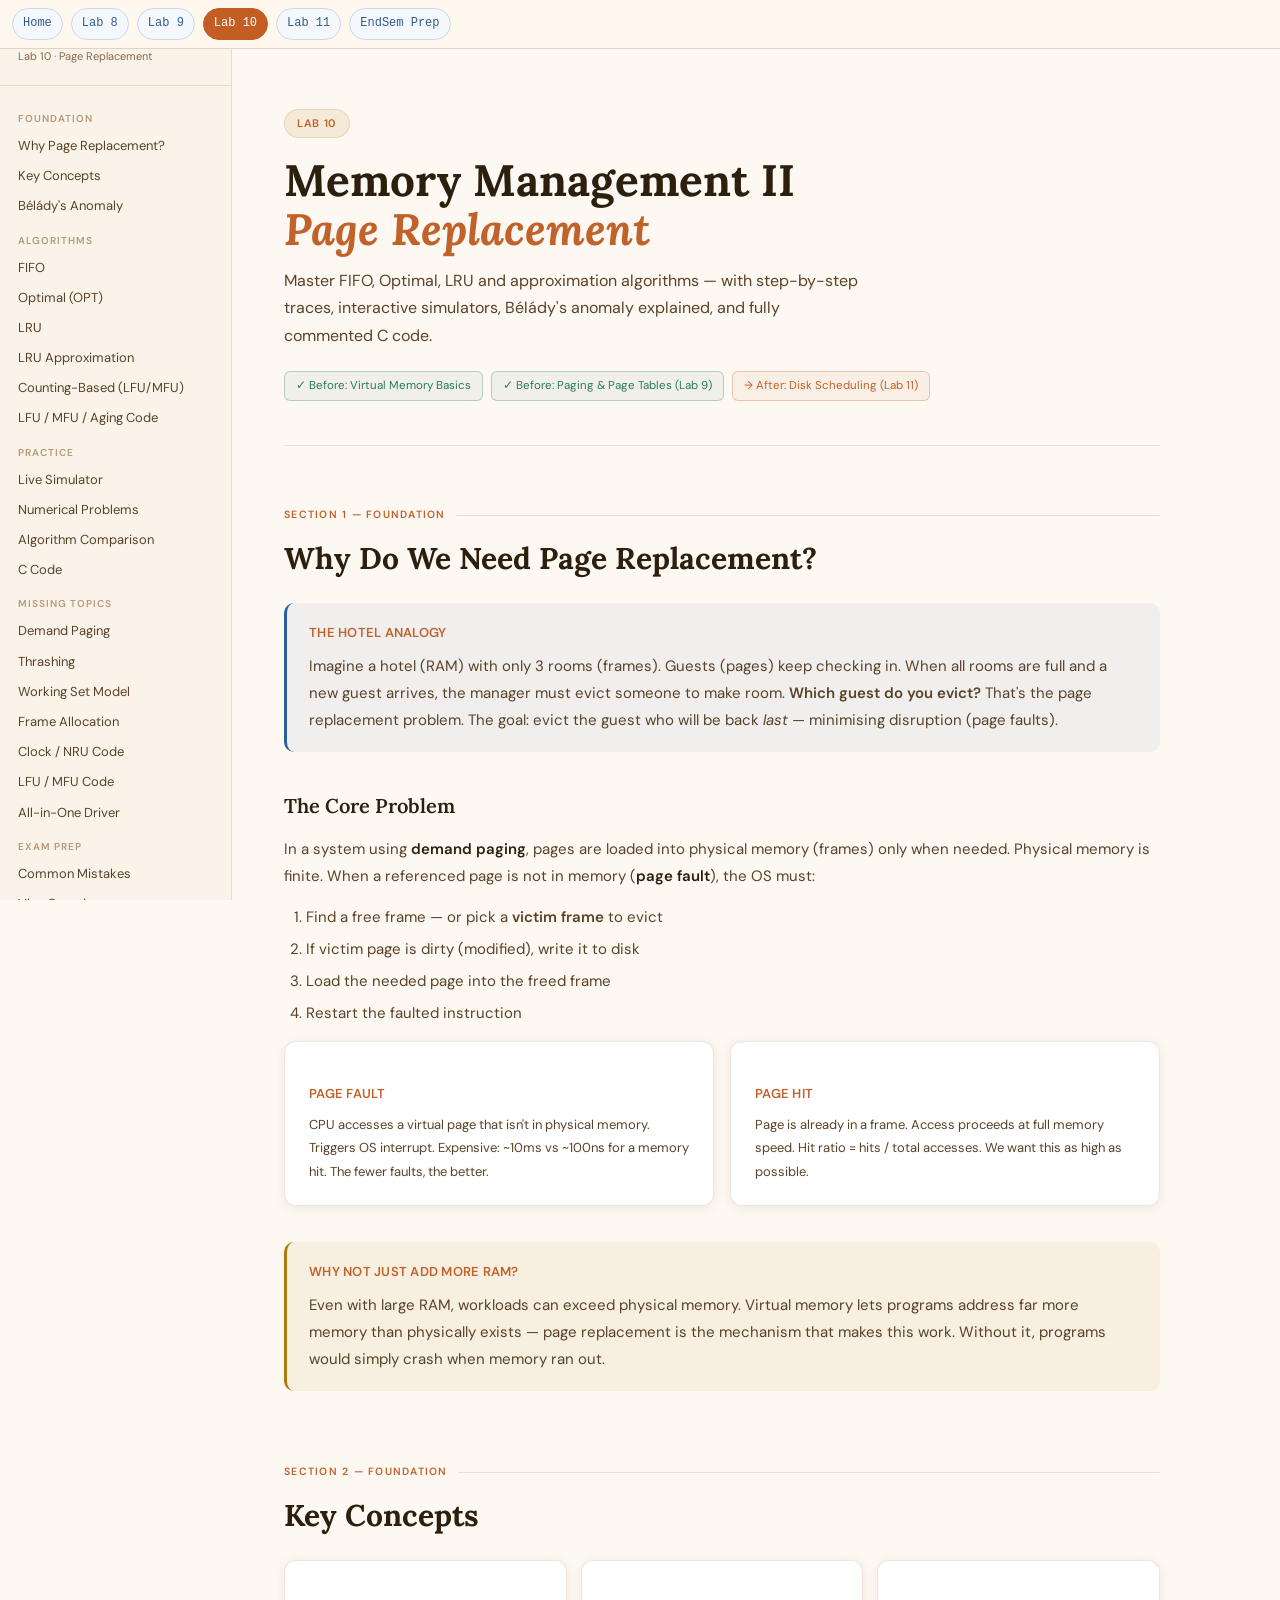
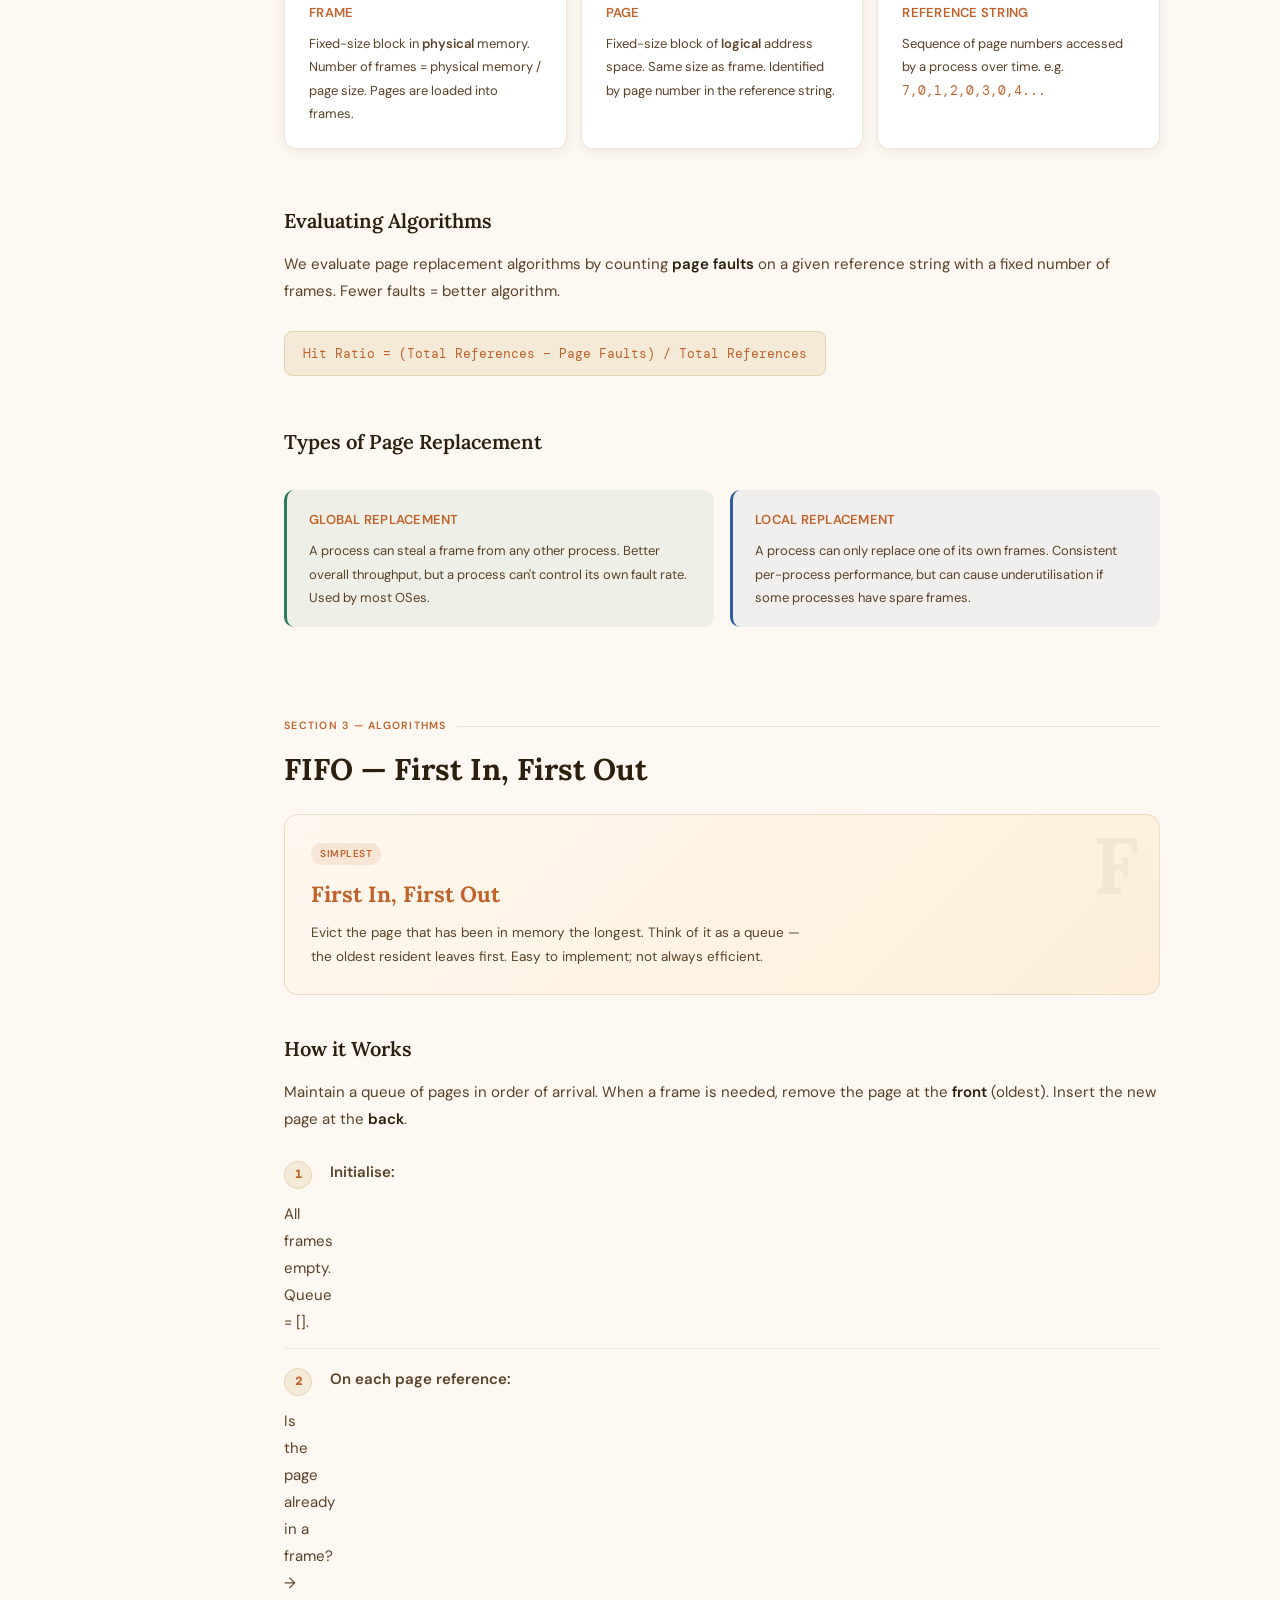
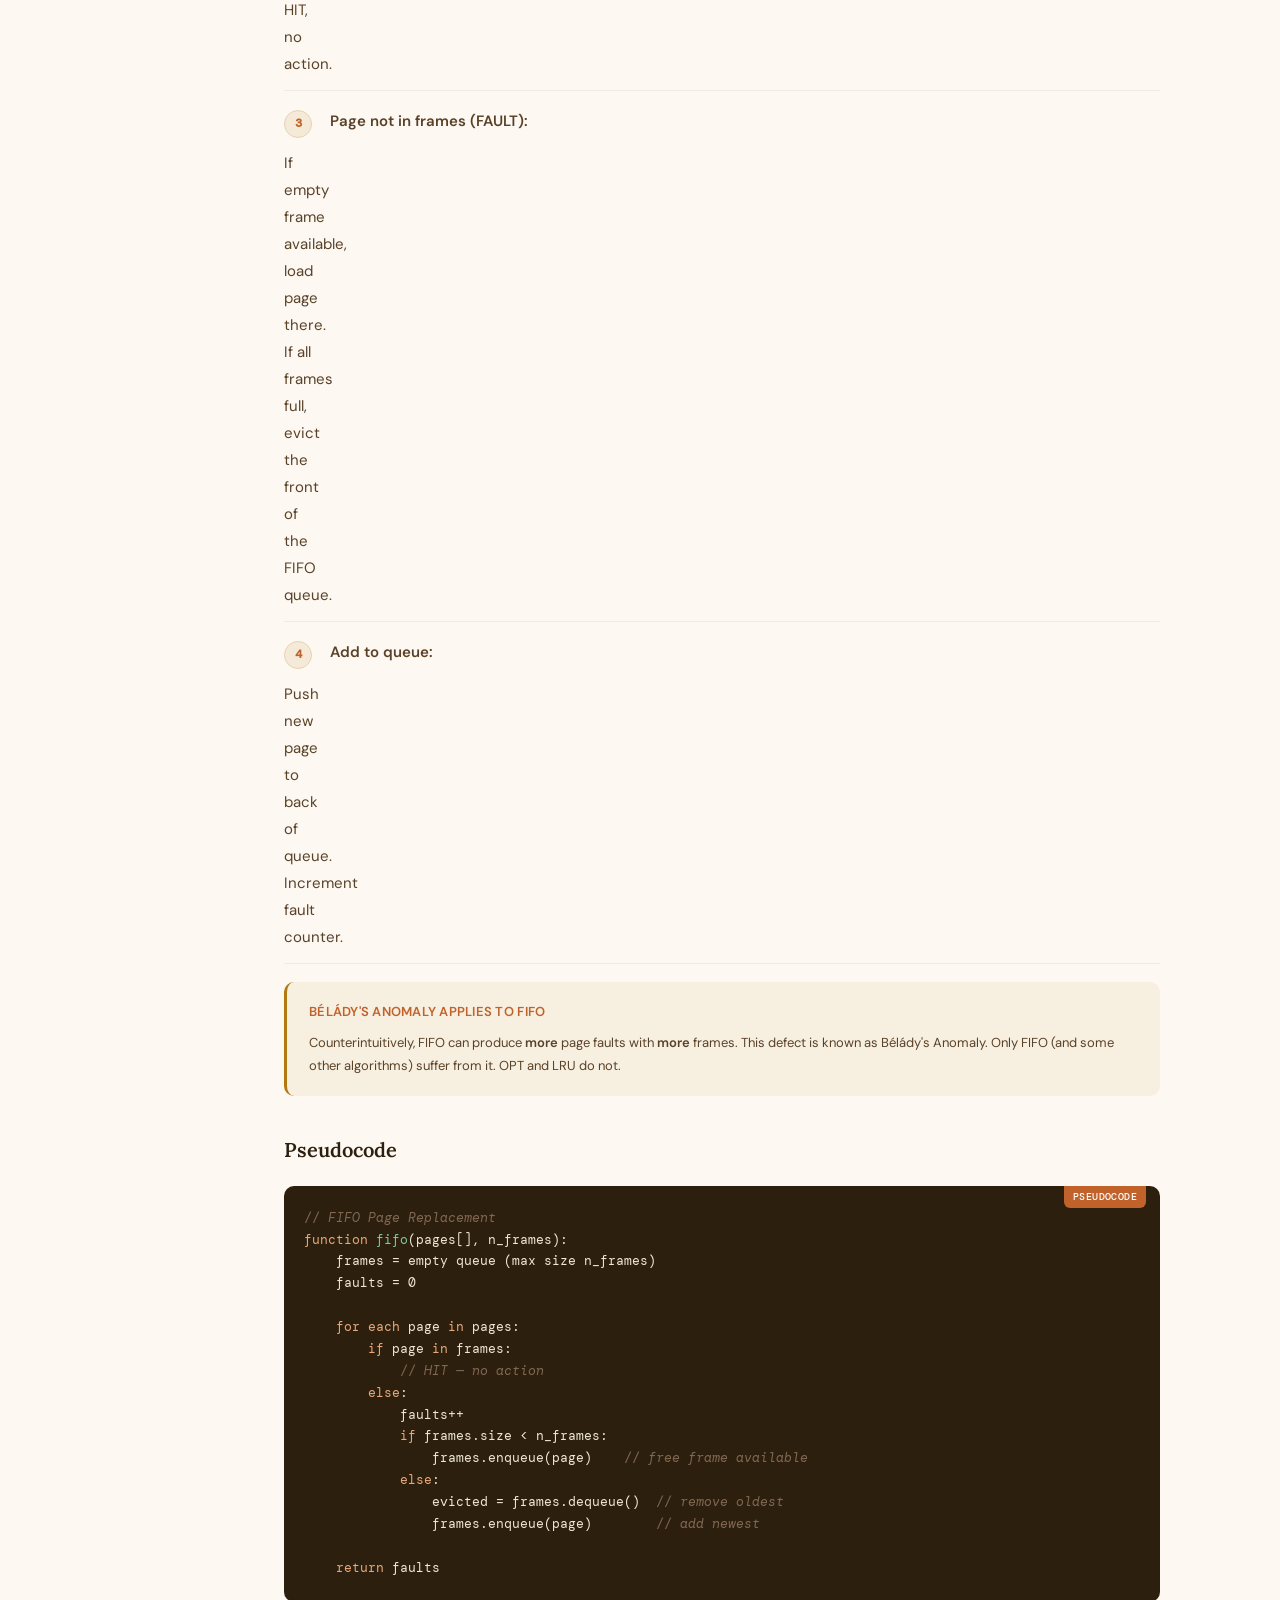
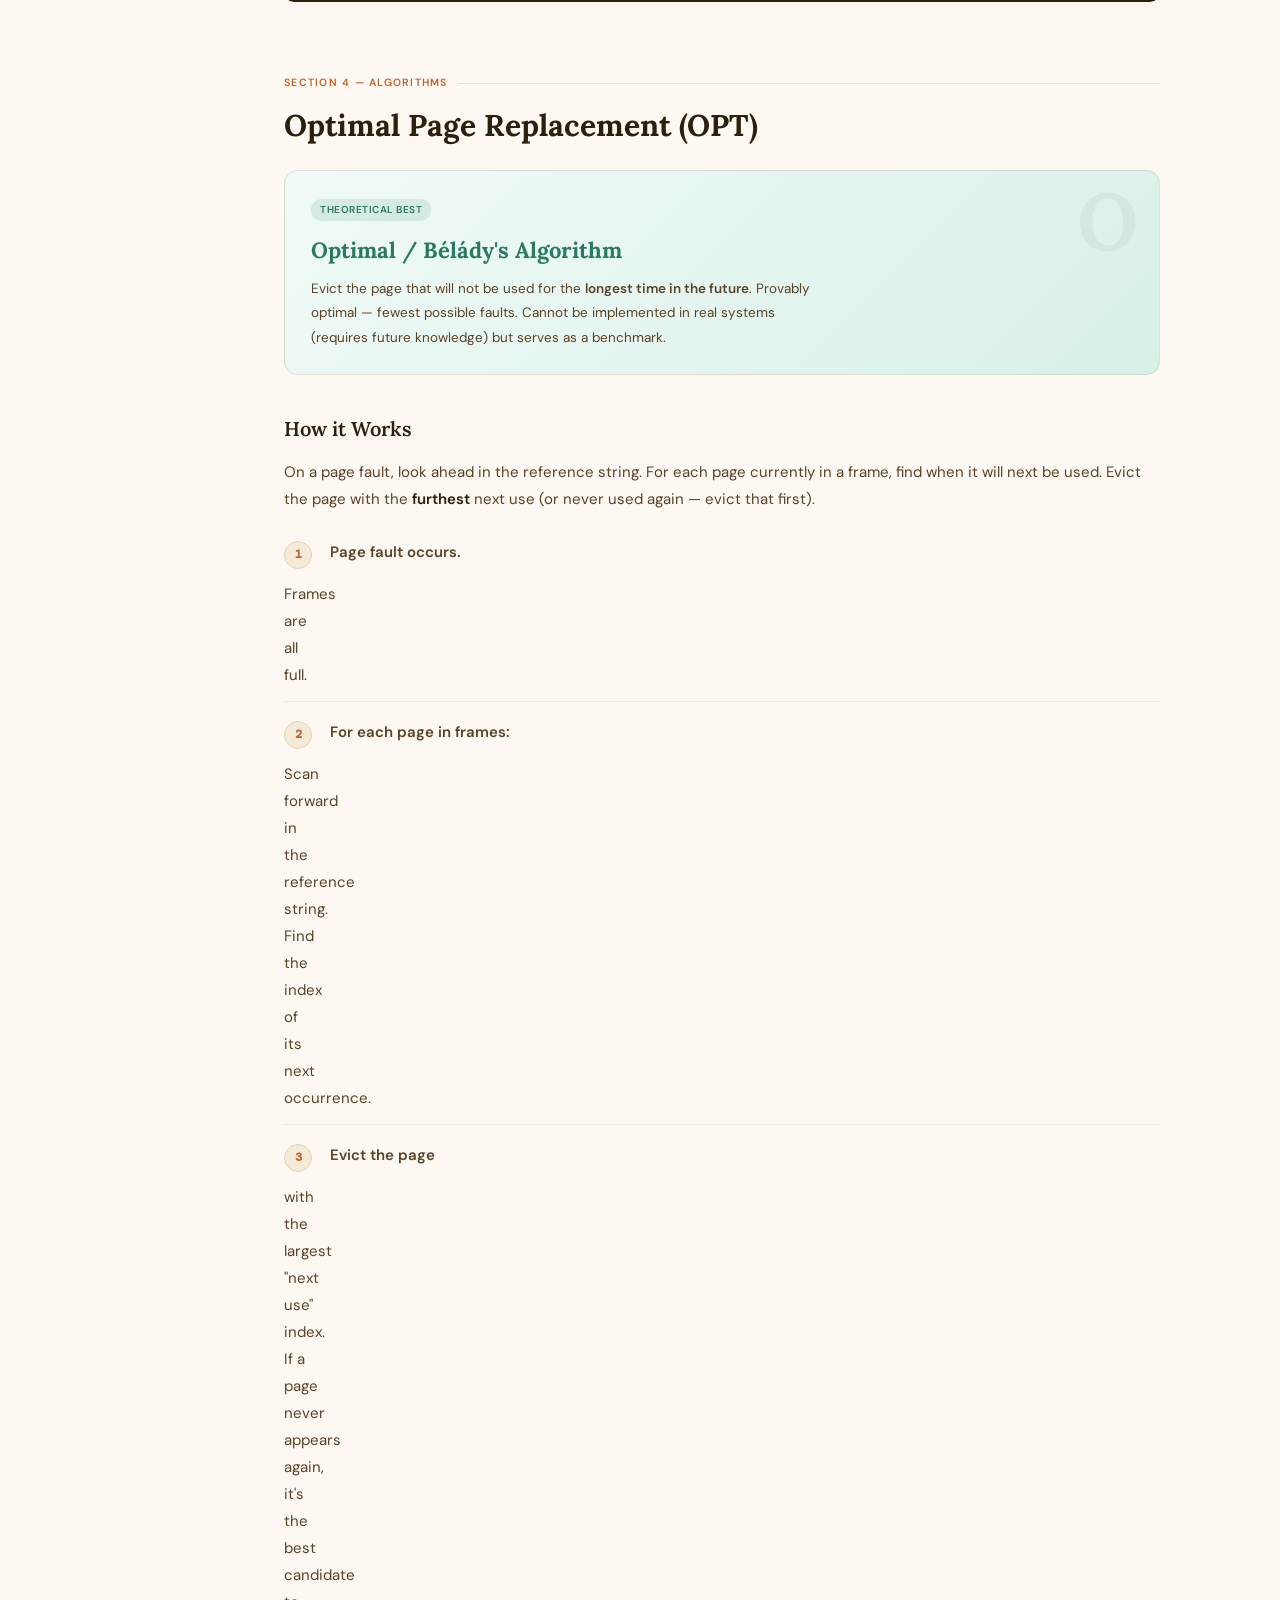
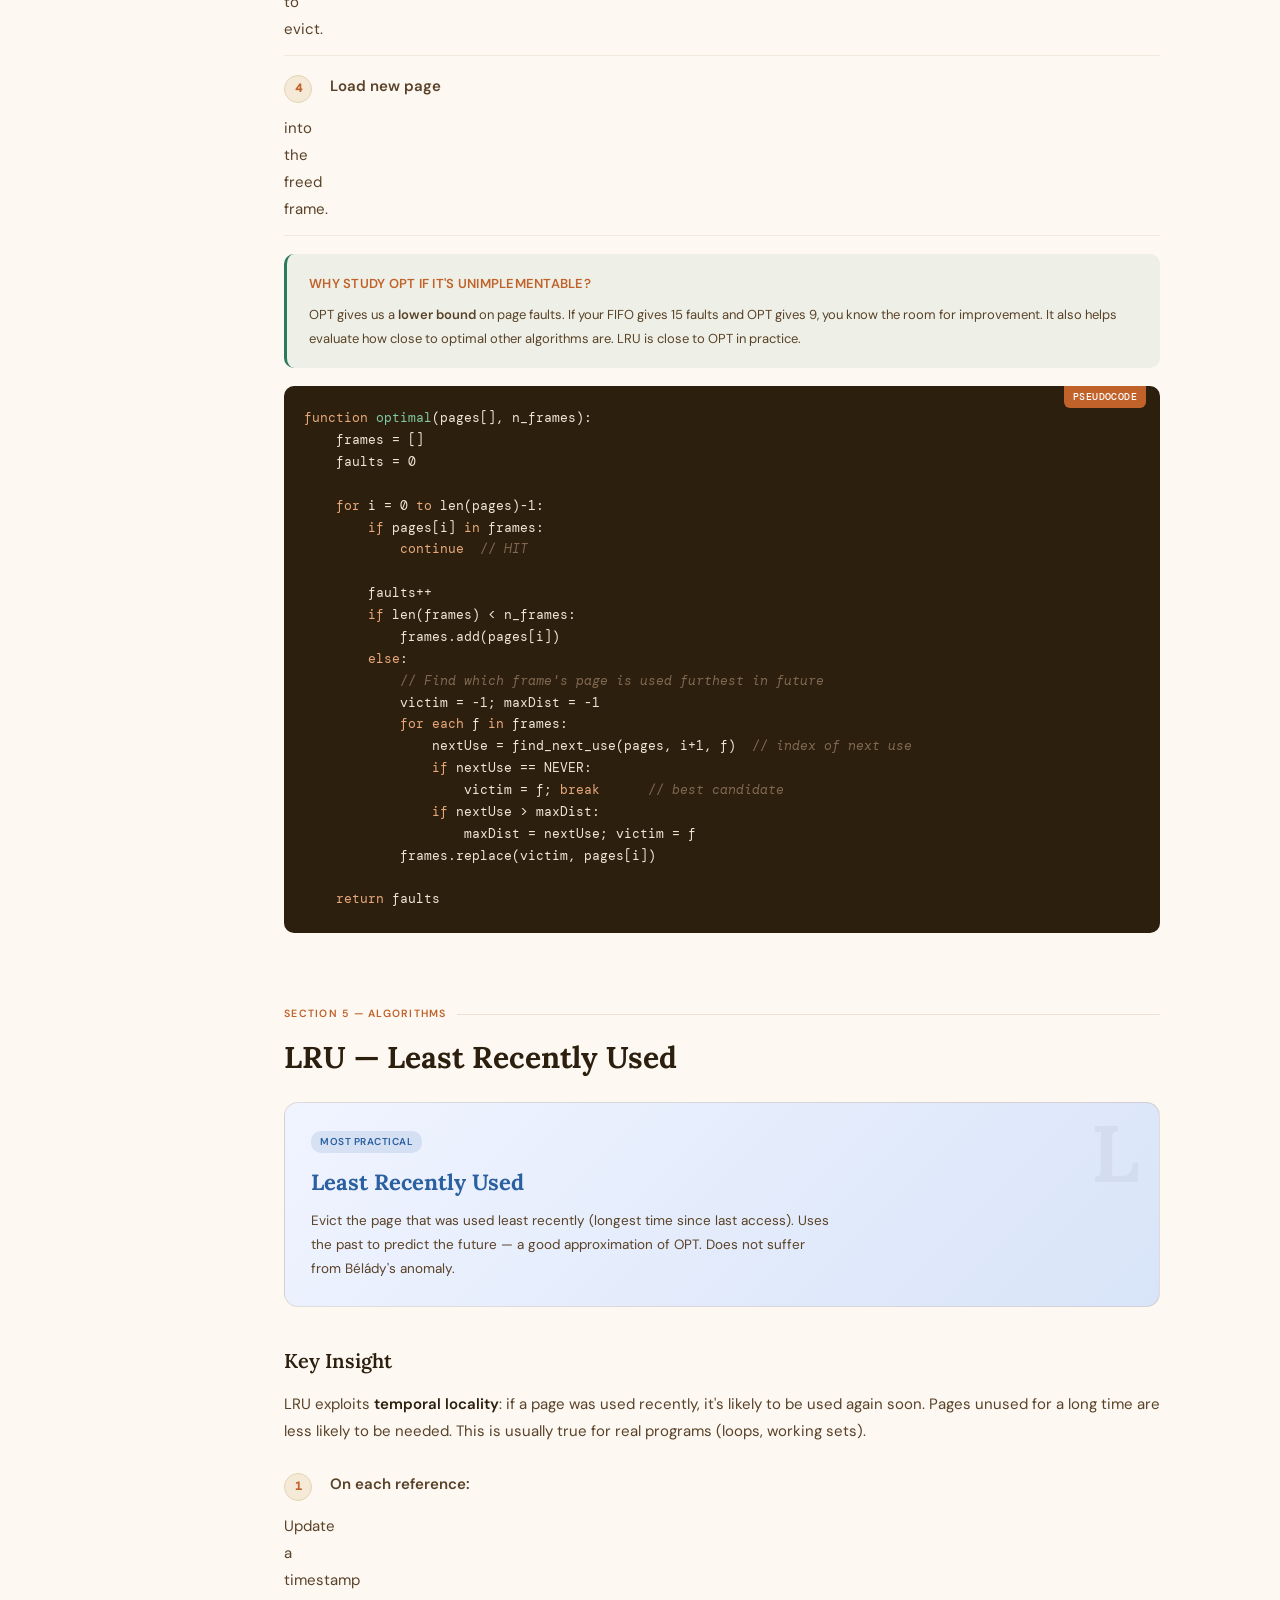
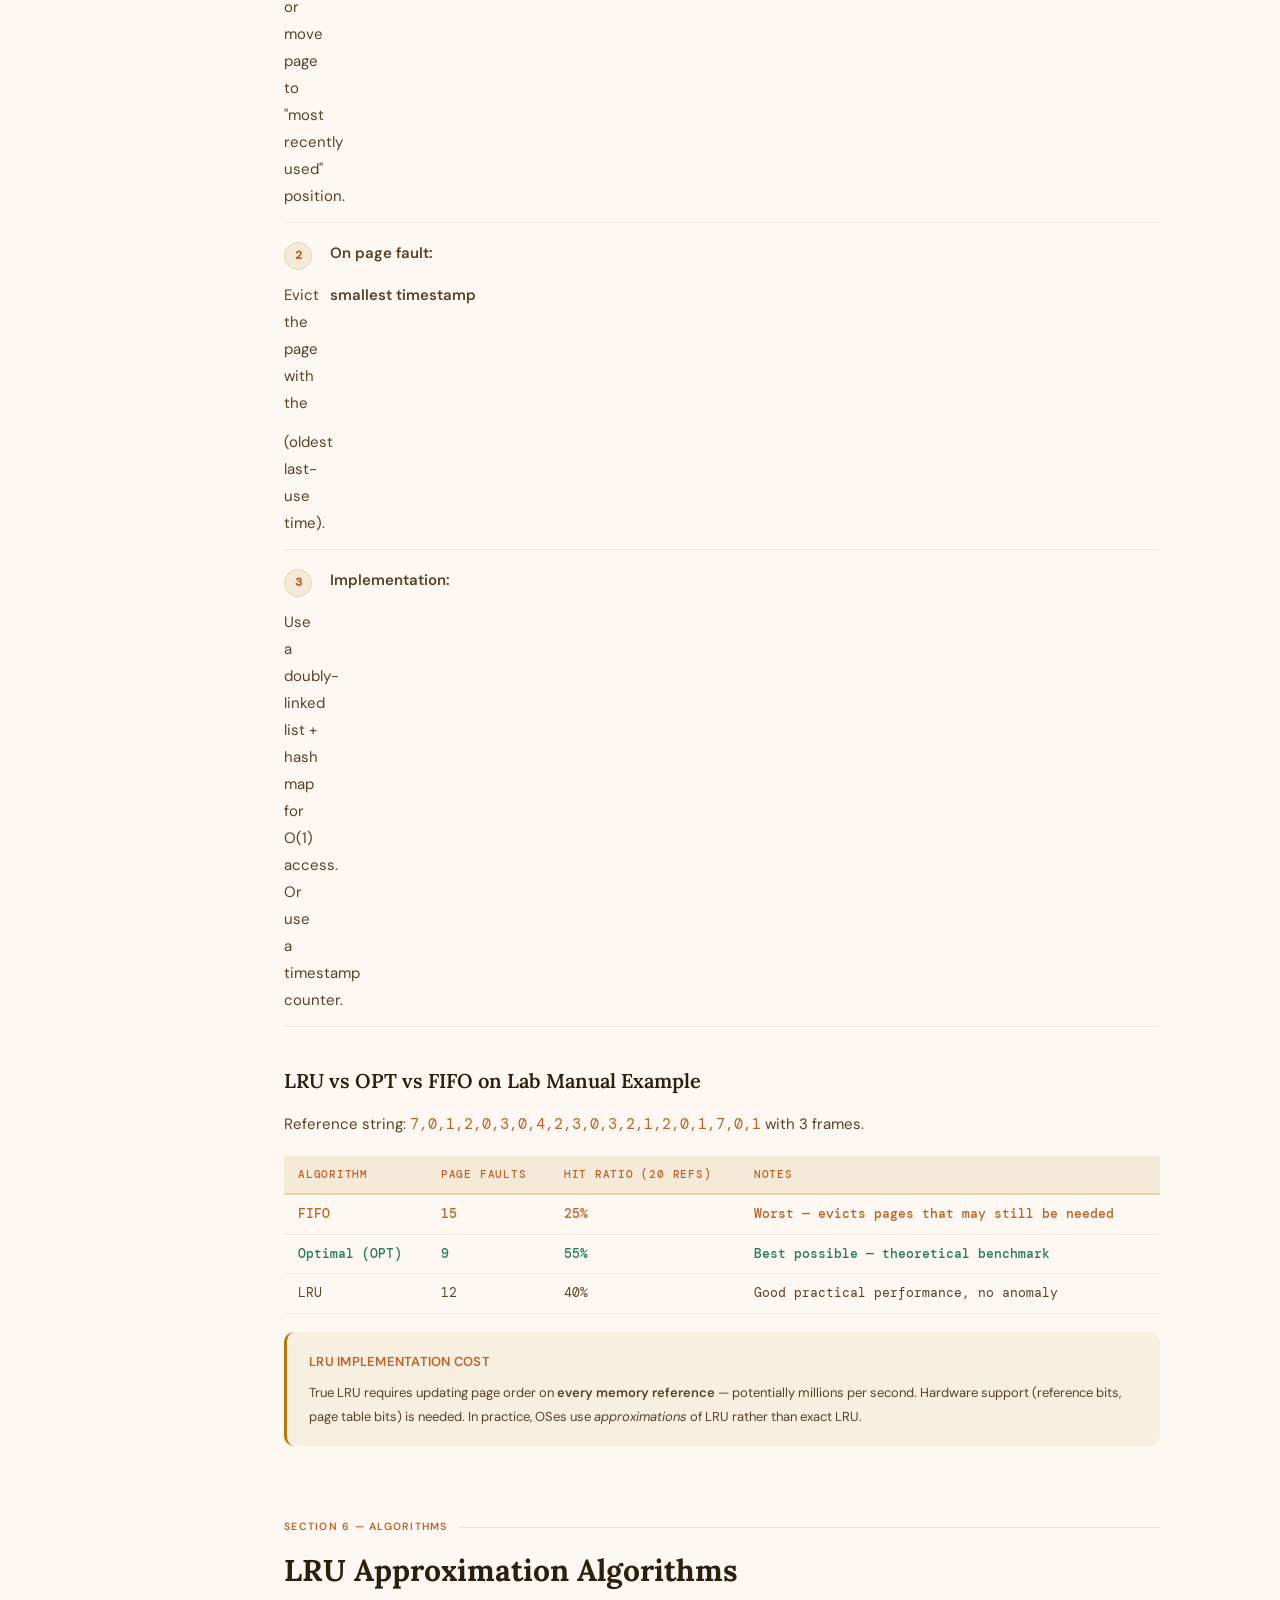
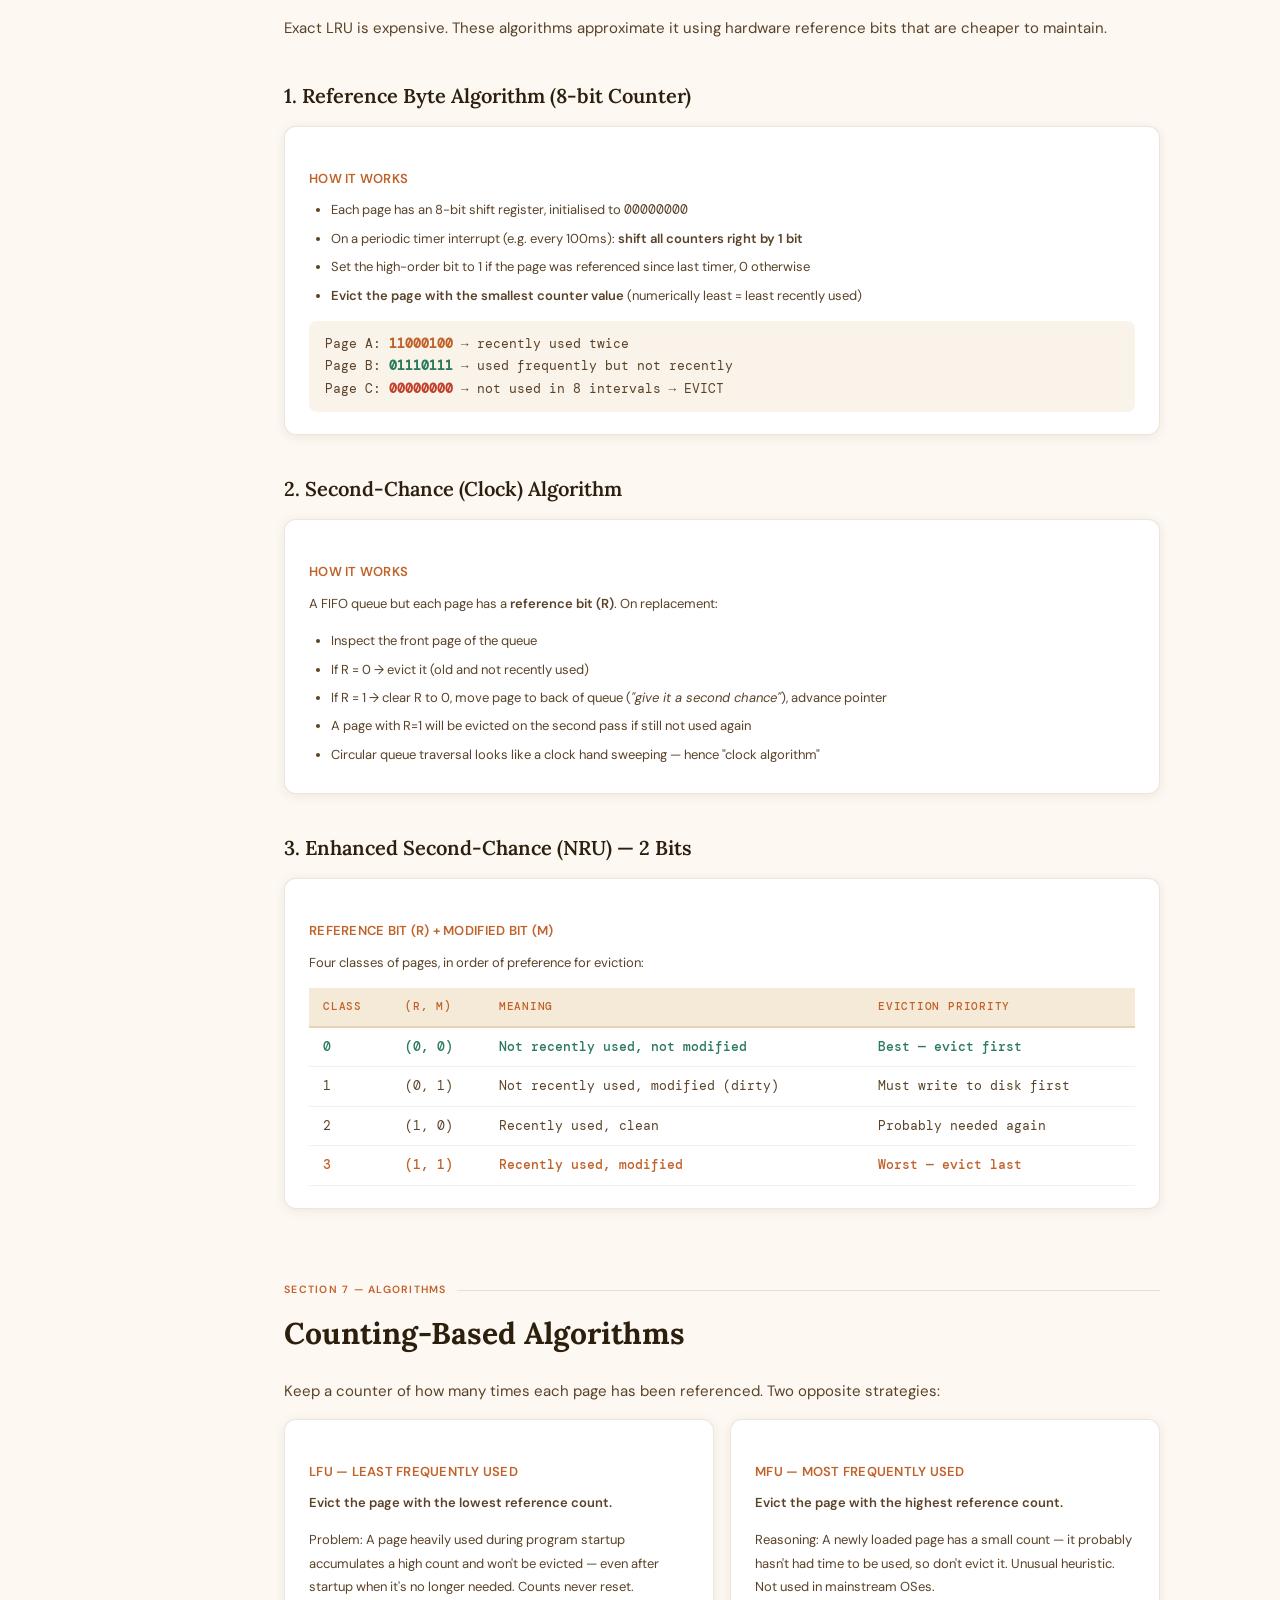
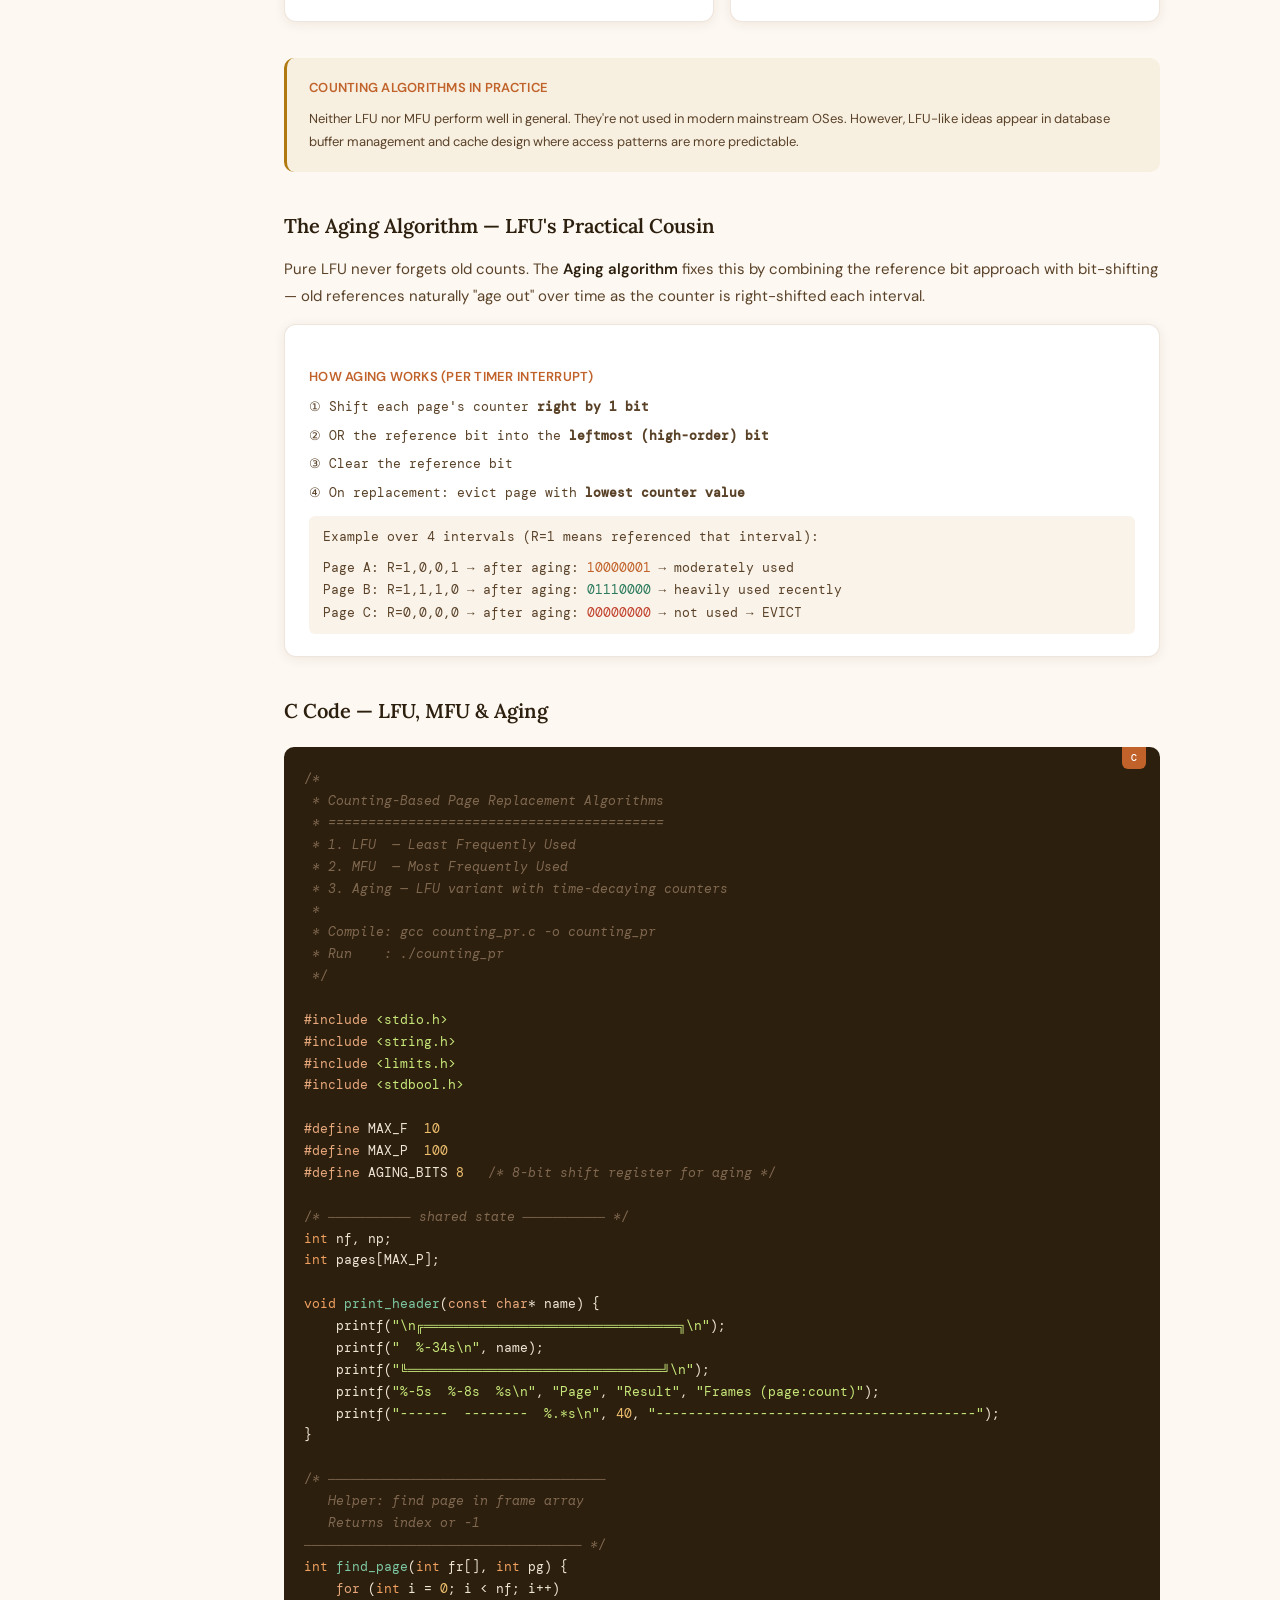
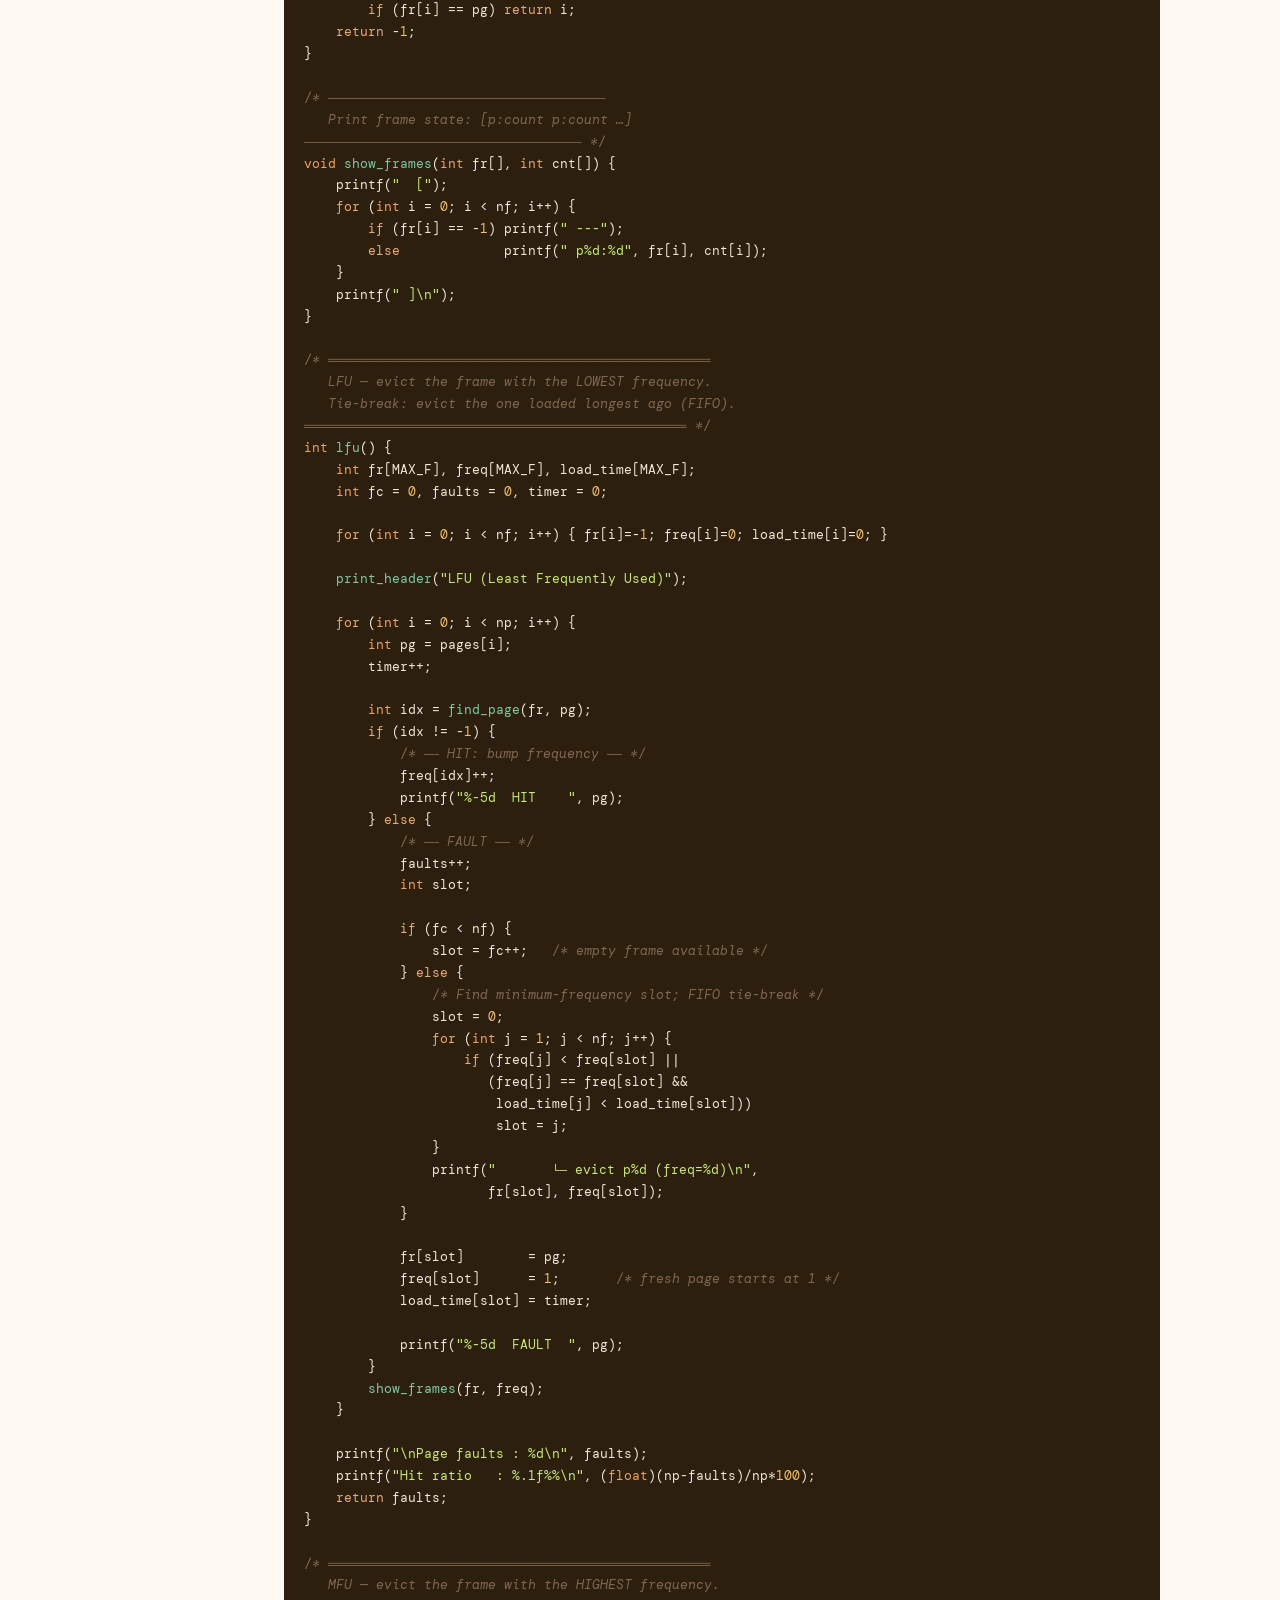
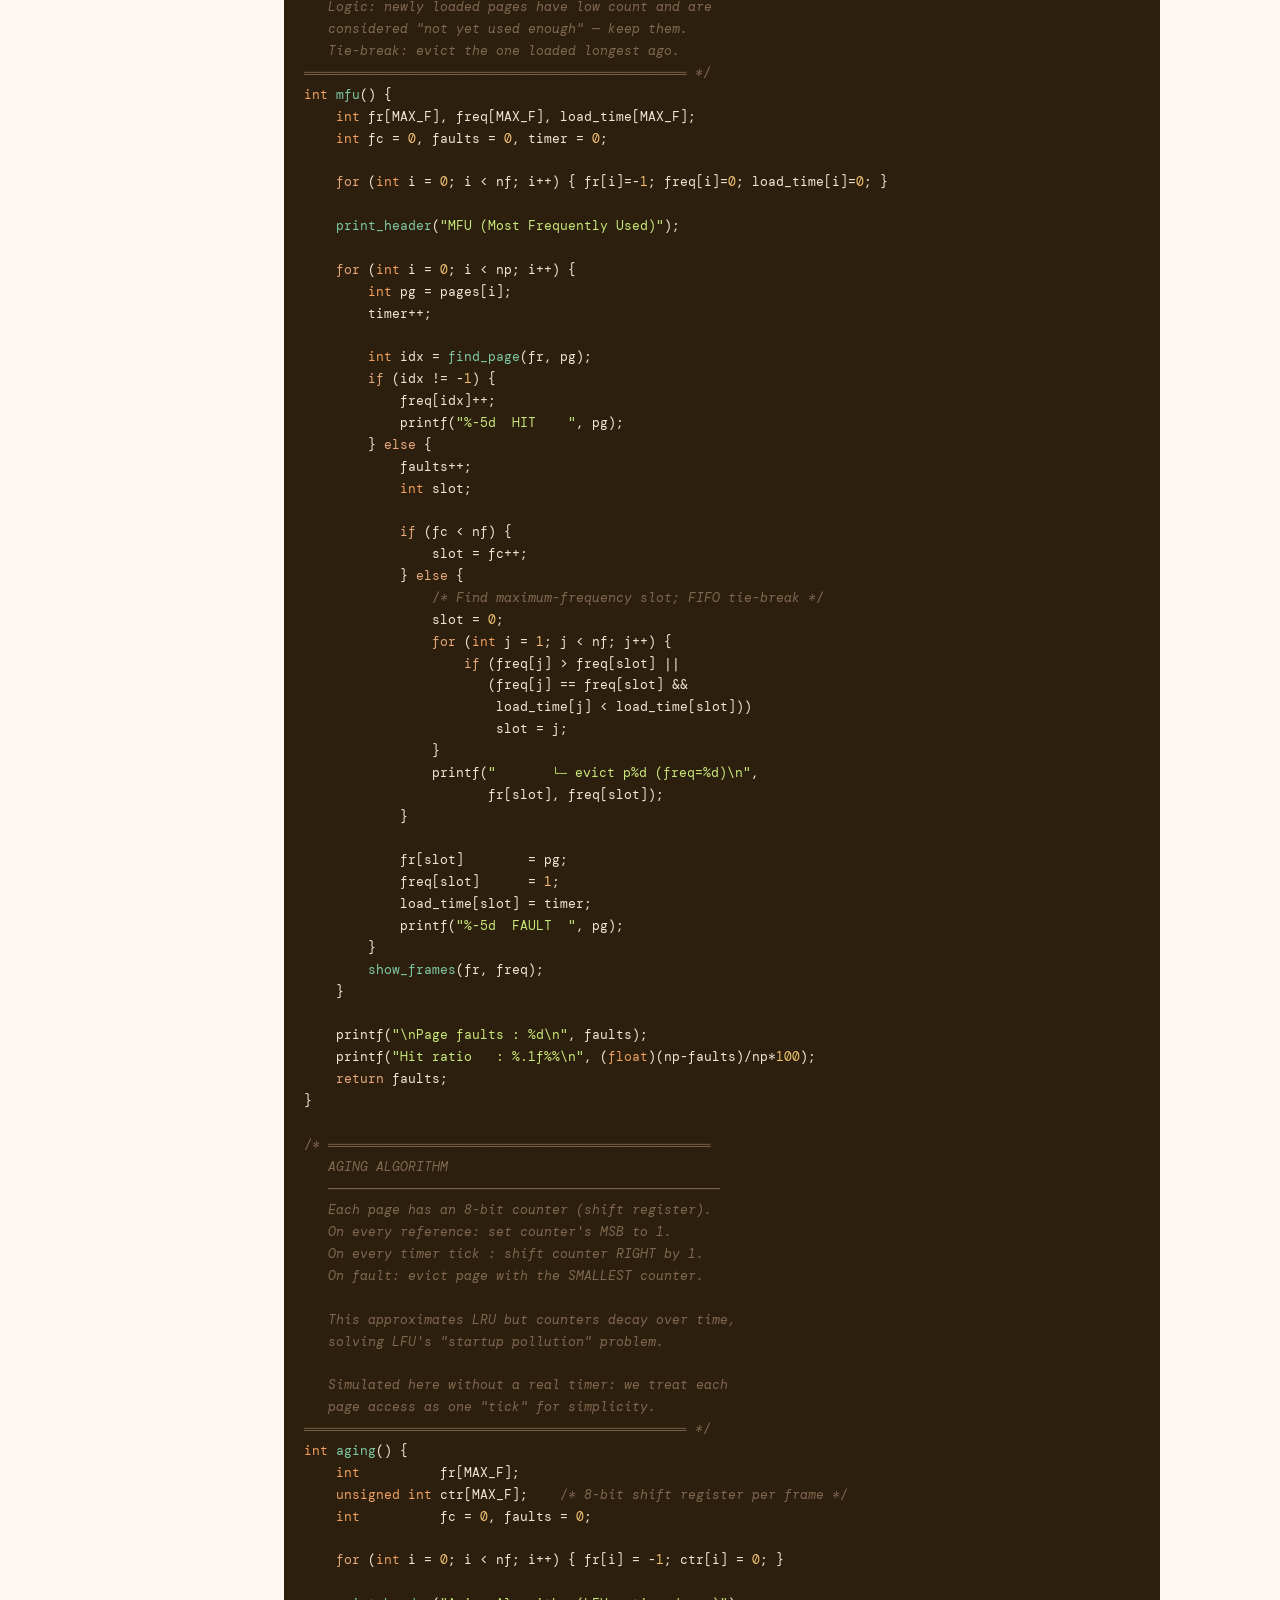
<file: lab10_page_replacement_enhanced.html>
<!DOCTYPE html>
<html lang="en">
<head>
<meta charset="UTF-8">
<meta name="viewport" content="width=device-width, initial-scale=1.0">
<title>Lab 10 – Page Replacement Algorithms | OS Study Guide</title>
<link href="https://fonts.googleapis.com/css2?family=Lora:ital,wght@0,400;0,600;0,700;1,400&family=DM+Sans:wght@400;500;600&family=DM+Mono:wght@400;500&display=swap" rel="stylesheet">
<link rel="stylesheet" href="common.css">
<style>
:root {
  --bg:       #fdf8f2;
  --bg2:      #faf3ea;
  --bg3:      #f5ead8;
  --bg4:      #ede0c8;
  --bg5:      #e4d4b4;
  --ink:      #2c1f0e;
  --ink2:     #5a4228;
  --ink3:     #8a6a48;
  --ink4:     #b89878;
  --accent:   #c0622a;
  --accent2:  #e08040;
  --accent3:  #2a7a5c;
  --accent4:  #4a6fa5;
  --red:      #c0402a;
  --green:    #2a7a5c;
  --blue:     #2a5fa0;
  --yellow:   #b07a10;
  --border:   rgba(160,110,60,0.18);
  --border2:  rgba(160,110,60,0.1);
  --shadow:   0 2px 12px rgba(80,40,10,0.08);
  --shadow2:  0 4px 24px rgba(80,40,10,0.12);
  --mono:     'DM Mono', monospace;
  --sans:     'DM Sans', sans-serif;
  --serif:    'Lora', serif;
}
*, *::before, *::after { box-sizing: border-box; margin: 0; padding: 0; }
html { scroll-behavior: smooth; }
body {
  font-family: var(--sans);
  background: var(--bg);
  color: var(--ink);
  line-height: 1.8;
  font-size: 15px;
}

/* ── SIDEBAR ── */
nav {
  position: fixed; top: 0; left: 0;
  width: 232px; height: 100vh;
  background: var(--bg2);
  border-right: 1px solid var(--border);
  overflow-y: auto; z-index: 100;
  padding: 20px 0 40px;
  scrollbar-width: thin;
  scrollbar-color: var(--bg5) transparent;
}
.nav-logo {
  padding: 0 18px 18px;
  border-bottom: 1px solid var(--border);
  margin-bottom: 14px;
}
.nav-logo-title {
  font-family: var(--serif); font-size: 14px; font-weight: 700;
  color: var(--accent); letter-spacing: 0.01em;
}
.nav-logo-sub { font-size: 11px; color: var(--ink3); margin-top: 2px; }
.nav-group { font-size: 10px; font-weight: 600; color: var(--ink4);
  padding: 10px 18px 3px; letter-spacing: 0.1em; text-transform: uppercase; }
nav a {
  display: block; padding: 6px 18px 6px 16px;
  color: var(--ink2); text-decoration: none;
  font-size: 13px; border-left: 2px solid transparent;
  transition: all 0.15s; line-height: 1.4;
}
nav a:hover { color: var(--accent); background: var(--bg3); border-left-color: var(--accent2); }
nav a.active { color: var(--accent); border-left-color: var(--accent); background: var(--bg3); font-weight: 500; }

/* ── PROGRESS ── */
.progress-bar {
  position: fixed; top: 0; left: 232px; right: 0;
  height: 3px; background: var(--bg4); z-index: 200;
}
.progress-fill { height: 100%; background: var(--accent); width: 0%; transition: width 0.1s; }

/* ── MAIN ── */
main { margin-left: 232px; padding: 0 52px 100px; max-width: 980px; }

/* ── HERO ── */
.hero {
  padding: 60px 0 44px;
  border-bottom: 1px solid var(--border);
  margin-bottom: 60px;
}
.lab-badge {
  display: inline-flex; align-items: center; gap: 6px;
  background: var(--bg3); border: 1px solid var(--border);
  color: var(--accent); font-size: 11px; font-weight: 600;
  padding: 4px 12px; border-radius: 20px; margin-bottom: 18px;
  letter-spacing: 0.06em; text-transform: uppercase;
}
.hero h1 {
  font-family: var(--serif); font-size: 44px; font-weight: 700;
  line-height: 1.1; color: var(--ink); margin-bottom: 14px;
}
.hero h1 em { font-style: italic; color: var(--accent); }
.hero-desc { color: var(--ink2); font-size: 16px; max-width: 580px; line-height: 1.7; }
.tag-row { display: flex; flex-wrap: wrap; gap: 8px; margin-top: 22px; }
.tag {
  font-size: 11.5px; padding: 4px 11px; border-radius: 6px;
  border: 1px solid var(--border); color: var(--ink3); background: var(--bg2);
}
.tag.before { border-color: rgba(42,122,92,0.3); color: var(--green); background: rgba(42,122,92,0.06); }
.tag.after  { border-color: rgba(192,98,42,0.3); color: var(--accent); background: rgba(192,98,42,0.06); }

/* ── SECTIONS ── */
section { margin-bottom: 72px; scroll-margin-top: 24px; }
.section-eyebrow {
  font-size: 10.5px; font-weight: 600; letter-spacing: 0.12em;
  text-transform: uppercase; color: var(--accent);
  margin-bottom: 6px; display: flex; align-items: center; gap: 10px;
}
.section-eyebrow::after { content:''; flex:1; height:1px; background: var(--border); }
h2 { font-family: var(--serif); font-size: 30px; font-weight: 700; margin-bottom: 18px; color: var(--ink); }
h3 { font-family: var(--serif); font-size: 20px; font-weight: 600; margin: 36px 0 12px; color: var(--ink); }
h4 { font-family: var(--sans); font-size: 13px; font-weight: 600; color: var(--accent); margin: 18px 0 8px; letter-spacing: 0.02em; text-transform: uppercase; }
p { color: var(--ink2); margin-bottom: 14px; }
ul, ol { color: var(--ink2); padding-left: 22px; margin-bottom: 14px; }
li { margin-bottom: 5px; }
strong { font-weight: 600; }
em { font-style: italic; }
em.hl { color: var(--accent2); }
main p strong { color: var(--ink); }
.callout p strong, .card p strong,
.algo-hero p strong, .tl-desc strong,
.alloc-card p strong { color: inherit; }

/* ── CALLOUT CARDS ── */
.callout {
  border-radius: 10px; padding: 18px 22px; margin: 18px 0;
  border-left: 3px solid;
}
.callout.info    { background: rgba(74,111,165,0.07);  border-color: var(--blue);   }
.callout.warn    { background: rgba(176,122,16,0.08);  border-color: var(--yellow); }
.callout.danger  { background: rgba(192,64,42,0.07);   border-color: var(--red);    }
.callout.success { background: rgba(42,122,92,0.07);   border-color: var(--green);  }
.callout h4 { margin-top: 0; }
.callout p:last-child { margin-bottom: 0; }

.card {
  background: #fff; border: 1px solid var(--border);
  border-radius: 12px; padding: 22px 24px; margin-bottom: 18px;
  box-shadow: var(--shadow);
}
.two-col { display: grid; grid-template-columns: 1fr 1fr; gap: 16px; margin-bottom: 18px; }
.three-col { display: grid; grid-template-columns: 1fr 1fr 1fr; gap: 14px; margin-bottom: 18px; }

/* ── ALGO CARDS ── */
.algo-hero {
  border-radius: 14px; padding: 24px 26px;
  margin-bottom: 18px; position: relative; overflow: hidden;
  border: 1px solid var(--border);
}
.algo-hero::before {
  content: attr(data-letter);
  position: absolute; right: 20px; top: 10px;
  font-family: var(--serif); font-size: 80px; font-weight: 700;
  color: rgba(0,0,0,0.04); line-height: 1; pointer-events: none;
}
.algo-hero.fifo   { background: linear-gradient(135deg, #fff8f0 0%, #fdefd8 100%); }
.algo-hero.opt    { background: linear-gradient(135deg, #f0faf6 0%, #d8f0e8 100%); }
.algo-hero.lru    { background: linear-gradient(135deg, #f0f4ff 0%, #d8e4f8 100%); }
.algo-title { font-family: var(--serif); font-size: 22px; font-weight: 700; margin-bottom: 6px; }
.algo-hero.fifo .algo-title   { color: var(--accent); }
.algo-hero.opt  .algo-title   { color: var(--green);  }
.algo-hero.lru  .algo-title   { color: var(--blue);   }
.algo-tag {
  display: inline-block; font-size: 10px; font-weight: 600;
  padding: 2px 9px; border-radius: 10px; margin-bottom: 10px;
  letter-spacing: 0.05em; text-transform: uppercase;
}
.fifo .algo-tag  { background: rgba(192,98,42,0.12); color: var(--accent); }
.opt  .algo-tag  { background: rgba(42,122,92,0.12); color: var(--green); }
.lru  .algo-tag  { background: rgba(42,95,160,0.12); color: var(--blue); }

/* ── CODE ── */
.code-wrap { position: relative; margin: 18px 0; }
.lang-tag {
  position: absolute; top: 0; right: 14px;
  font-size: 10px; font-family: var(--mono); font-weight: 500;
  background: var(--accent); color: #fff;
  padding: 2px 9px; border-radius: 0 0 6px 6px;
  letter-spacing: 0.04em; text-transform: uppercase;
}
pre {
  background: #2c1f0e; color: #f0e6d6;
  border-radius: 10px; padding: 22px 20px 22px;
  overflow-x: auto; font-family: var(--mono); font-size: 12.5px;
  line-height: 1.75; tab-size: 4; border: none;
}
.kw  { color: #e8a87c; }
.fn  { color: #7ec8a4; }
.str { color: #c8e87a; }
.num { color: #f0c070; }
.cm  { color: #806850; font-style: italic; }
.ty  { color: #f0a060; }
.op  { color: #c8d8e8; }

/* ── TABLES ── */
.tbl-wrap { overflow-x: auto; margin: 18px 0; }
table { width: 100%; border-collapse: collapse; font-size: 13px; }
th {
  background: var(--bg3); color: var(--accent);
  font-family: var(--mono); font-size: 11px; font-weight: 500;
  text-transform: uppercase; letter-spacing: 0.07em;
  padding: 9px 14px; text-align: left;
  border-bottom: 2px solid var(--bg5);
}
td {
  padding: 8px 14px; border-bottom: 1px solid var(--border2);
  color: var(--ink2); font-family: var(--mono); font-size: 12.5px;
}
tr:hover td { background: var(--bg2); }
tr.hl td { color: var(--green); font-weight: 500; }
tr.hl2 td { color: var(--accent); font-weight: 500; }

/* ── FORMULA ── */
.formula {
  background: var(--bg3); border: 1px solid var(--bg5);
  border-radius: 8px; padding: 10px 18px;
  font-family: var(--mono); font-size: 13px; color: var(--accent);
  margin: 12px 0; display: inline-block;
}

/* ── STEP LIST ── */
.steps { counter-reset: s; list-style: none; padding: 0; }
.steps li {
  counter-increment: s;
  display: grid; grid-template-columns: 34px 1fr;
  gap: 12px; padding: 12px 0;
  border-bottom: 1px solid var(--border2);
  align-items: start;
}
.steps li::before {
  content: counter(s);
  width: 28px; height: 28px; border-radius: 50%;
  background: var(--bg3); border: 1.5px solid var(--bg5);
  color: var(--accent); font-size: 12px; font-weight: 700;
  display: flex; align-items: center; justify-content: center;
  flex-shrink: 0; margin-top: 2px;
  font-family: var(--mono);
}

/* ── SIMULATOR ── */
.sim-wrap {
  background: #fff; border: 1px solid var(--border);
  border-radius: 14px; padding: 28px; box-shadow: var(--shadow2);
  margin: 22px 0;
}
.sim-title {
  font-family: var(--serif); font-size: 18px; font-weight: 700;
  color: var(--ink); margin-bottom: 20px;
  display: flex; align-items: center; gap: 10px;
}
.sim-title span { font-size: 22px; }
.controls { display: flex; flex-wrap: wrap; gap: 14px; margin-bottom: 20px; align-items: flex-end; }
.ctrl-group { display: flex; flex-direction: column; gap: 5px; }
.ctrl-label { font-size: 11px; font-weight: 600; color: var(--ink3); text-transform: uppercase; letter-spacing: 0.07em; }
input[type="text"], input[type="number"], select {
  background: var(--bg2); border: 1.5px solid var(--bg5);
  border-radius: 7px; padding: 7px 12px;
  font-family: var(--mono); font-size: 13px; color: var(--ink);
  outline: none; transition: border-color 0.15s;
}
input[type="text"] { width: 360px; }
input[type="number"] { width: 70px; }
select { width: 150px; cursor: pointer; }
input:focus, select:focus { border-color: var(--accent2); }
.btn {
  padding: 9px 20px; border-radius: 8px; cursor: pointer;
  font-family: var(--sans); font-size: 13px; font-weight: 600;
  border: none; transition: all 0.15s;
}
.btn-primary { background: var(--accent); color: #fff; }
.btn-primary:hover { background: var(--accent2); }
.btn-secondary { background: var(--bg3); color: var(--ink2); border: 1px solid var(--border); }
.btn-secondary:hover { background: var(--bg4); }

/* ── FRAME DISPLAY ── */
.frame-display { margin-top: 24px; overflow-x: auto; }
.frame-scroll { display: flex; gap: 4px; padding-bottom: 8px; min-width: max-content; }
.step-col { display: flex; flex-direction: column; gap: 3px; align-items: center; min-width: 38px; }
.step-page {
  width: 36px; height: 36px; border-radius: 7px;
  display: flex; align-items: center; justify-content: center;
  font-family: var(--mono); font-size: 13px; font-weight: 600;
  border: 1.5px solid var(--bg5); background: var(--bg2); color: var(--ink2);
  transition: all 0.2s;
}
.step-page.fault  { background: rgba(192,98,42,0.15); border-color: var(--accent); color: var(--accent); }
.step-page.hit    { background: rgba(42,122,92,0.12); border-color: var(--green);  color: var(--green); }
.step-page.new    { background: rgba(192,98,42,0.08); border-color: var(--accent2); color: var(--accent2); }
.step-page.empty  { background: var(--bg3); border-color: var(--bg5); color: var(--ink4); }
.step-page.replaced { background: rgba(192,64,42,0.1); border-color: var(--red); color: var(--red); }
.step-ref {
  font-family: var(--mono); font-size: 12px; font-weight: 600;
  color: var(--ink2); margin-top: 2px;
}
.step-fault-mark { font-size: 9px; color: var(--accent); font-weight: 700; height: 14px; }
.stat-row { display: flex; gap: 20px; margin-top: 18px; flex-wrap: wrap; }
.stat-chip {
  background: var(--bg2); border: 1px solid var(--border);
  border-radius: 8px; padding: 10px 18px;
}
.stat-chip .val { font-size: 24px; font-weight: 700; font-family: var(--serif); color: var(--accent); }
.stat-chip .lbl { font-size: 11px; color: var(--ink3); margin-top: 1px; }
.stat-chip.green .val { color: var(--green); }
.stat-chip.blue  .val { color: var(--blue); }
.algo-tabs { display: flex; gap: 6px; margin-bottom: 20px; }
.atab {
  padding: 7px 18px; border-radius: 20px; cursor: pointer;
  font-size: 12.5px; font-weight: 600; border: 1.5px solid var(--border);
  background: var(--bg2); color: var(--ink2); transition: all 0.15s;
}
.atab.active-fifo { background: rgba(192,98,42,0.12); border-color: var(--accent); color: var(--accent); }
.atab.active-opt  { background: rgba(42,122,92,0.12);  border-color: var(--green);  color: var(--green);  }
.atab.active-lru  { background: rgba(42,95,160,0.12);  border-color: var(--blue);   color: var(--blue);   }

/* ── COMPARISON TABLE ── */
.cmp-grid {
  display: grid; grid-template-columns: repeat(4, 1fr);
  gap: 0; border: 1px solid var(--border); border-radius: 12px;
  overflow: hidden; margin: 18px 0;
}
.cmp-cell {
  padding: 12px 16px; border-right: 1px solid var(--border);
  border-bottom: 1px solid var(--border); font-size: 13px;
}
.cmp-cell:last-child, .cmp-cell:nth-child(4n) { border-right: none; }
.cmp-cell.header {
  background: var(--bg3); font-weight: 600; color: var(--ink);
  font-size: 12px; text-transform: uppercase; letter-spacing: 0.06em;
  font-family: var(--mono);
}
.cmp-cell.algo-name { font-weight: 600; color: var(--ink); background: var(--bg2); }
.cmp-cell.good  { color: var(--green); }
.cmp-cell.bad   { color: var(--red); }
.cmp-cell.ok    { color: var(--yellow); }

/* ── VIVA ── */
.qa { border: 1px solid var(--border); border-radius: 10px; margin-bottom: 10px; overflow: hidden; }
.qa-q {
  padding: 13px 18px; cursor: pointer;
  display: flex; justify-content: space-between; align-items: center;
  background: #fff; color: var(--ink); font-size: 14px;
  transition: background 0.12s; gap: 12px;
}
.qa-q:hover { background: var(--bg2); }
.qa-q .ch { color: var(--ink4); flex-shrink: 0; transition: transform 0.2s; }
.qa-q.open .ch { transform: rotate(180deg); }
.qa-a {
  display: none; padding: 14px 18px;
  background: var(--bg2); color: var(--ink2); font-size: 13.5px;
  line-height: 1.7; border-top: 1px solid var(--border);
}
.qa-a code { font-family: var(--mono); font-size: 12px; color: var(--accent); }
.badge { display: inline-block; font-size: 10px; font-weight: 700; padding: 2px 8px; border-radius: 4px; margin-left: 8px; }
.badge.h { background: rgba(192,64,42,0.15); color: var(--red); }
.badge.m { background: rgba(176,122,16,0.15); color: var(--yellow); }
.badge.e { background: rgba(42,122,92,0.12); color: var(--green); }

/* ── SUMMARY ── */
.sum-grid { display: grid; grid-template-columns: 1fr 1fr; gap: 14px; }
.sum-card {
  background: #fff; border: 1px solid var(--border);
  border-radius: 10px; padding: 18px; box-shadow: var(--shadow);
}
.sum-card h4 { color: var(--accent); margin-top: 0; margin-bottom: 10px; }
.sum-card li { font-size: 13px; margin-bottom: 4px; color: var(--ink2); }

/* ── BELADY VISUAL ── */
.belady-demo {
  background: var(--bg3); border-radius: 10px; padding: 18px 20px;
  margin: 16px 0; border: 1px solid var(--bg5);
}
.belady-row { display: flex; align-items: center; gap: 12px; margin-bottom: 10px; }
.belady-label { font-size: 12px; font-weight: 600; color: var(--ink2); width: 120px; flex-shrink: 0; font-family: var(--mono); }
.belady-frames { display: flex; gap: 4px; }
.bf { width: 28px; height: 28px; border-radius: 5px; background: var(--bg4); border: 1px solid var(--bg5); display: flex; align-items: center; justify-content: center; font-family: var(--mono); font-size: 12px; font-weight: 600; color: var(--ink); }
.bf.fault  { background: rgba(192,98,42,0.2); border-color: var(--accent); color: var(--accent); }
.bf.ok     { background: rgba(42,122,92,0.12); border-color: var(--green); color: var(--green); }
.belady-faults { font-size: 11px; color: var(--ink3); margin-left: 8px; font-family: var(--mono); }

/* ── MISTAKE LIST ── */
.mistake { display: flex; gap: 12px; margin-bottom: 14px; align-items: flex-start; }
.m-icon { width: 26px; height: 26px; border-radius: 50%; display: flex; align-items: center; justify-content: center; font-size: 12px; flex-shrink: 0; margin-top: 2px; }
.m-icon.x { background: rgba(192,64,42,0.12); color: var(--red); }
.m-icon.ok { background: rgba(42,122,92,0.1); color: var(--green); }

/* ── RESPONSIVE ── */
@media (max-width:860px) {
  nav { display: none; }
  main { margin-left: 0; padding: 0 20px 80px; }
  .two-col, .three-col, .sum-grid { grid-template-columns: 1fr; }
  .progress-bar { left: 0; }
  input[type="text"] { width: 100%; }
  .cmp-grid { grid-template-columns: 1fr 1fr; }
}
.scroll-top {
  position: fixed; bottom: 28px; right: 28px;
  width: 40px; height: 40px; border-radius: 50%;
  background: var(--accent); color: #fff;
  border: none; cursor: pointer; font-size: 17px;
  display: none; align-items: center; justify-content: center;
  box-shadow: 0 4px 16px rgba(192,98,42,0.35);
  transition: transform 0.2s;
}
.scroll-top:hover { transform: translateY(-2px); }

/* ── NEW TOPIC STYLES ── */
.topic-intro {
  display: flex; gap: 18px; align-items: flex-start;
  background: #fff; border: 1px solid var(--border);
  border-radius: 14px; padding: 22px 24px;
  margin-bottom: 22px; box-shadow: var(--shadow);
}
.topic-icon {
  font-size: 38px; flex-shrink: 0; margin-top: 2px;
}
.timeline {
  position: relative; padding-left: 28px; margin: 18px 0;
}
.timeline::before {
  content: ''; position: absolute; left: 8px; top: 0; bottom: 0;
  width: 2px; background: var(--bg5);
}
.tl-item {
  position: relative; margin-bottom: 20px;
}
.tl-item::before {
  content: ''; position: absolute; left: -24px; top: 6px;
  width: 10px; height: 10px; border-radius: 50%;
  background: var(--accent); border: 2px solid var(--bg);
  box-shadow: 0 0 0 2px var(--accent2);
}
.tl-title {
  font-weight: 600; color: var(--ink); font-size: 14px; margin-bottom: 3px;
}
.tl-desc { font-size: 13px; color: var(--ink2); }

.thrash-graph {
  background: var(--bg3); border-radius: 10px;
  padding: 20px; margin: 16px 0; border: 1px solid var(--bg5);
  display: flex; gap: 0; align-items: flex-end; height: 130px;
  position: relative; overflow: hidden;
}
.thrash-bar {
  flex: 1; border-radius: 3px 3px 0 0;
  background: linear-gradient(to top, var(--accent2), var(--accent));
  opacity: 0.85; transition: all 0.3s; min-width: 0;
}
.thrash-line {
  position: absolute; left: 0; right: 0;
  border-top: 2px dashed var(--red); opacity: 0.7;
}
.thrash-label {
  font-family: var(--mono); font-size: 11px; color: var(--ink3);
  margin-top: 8px; text-align: center;
}

.ws-demo {
  background: var(--bg2); border: 1px solid var(--border);
  border-radius: 10px; padding: 18px 20px; margin: 16px 0;
  font-family: var(--mono); font-size: 13px; color: var(--ink2);
}
.ws-row { display: flex; gap: 8px; align-items: center; margin-bottom: 8px; }
.ws-time { color: var(--ink3); min-width: 70px; font-size: 11px; }
.ws-pages { display: flex; gap: 4px; }
.ws-pg {
  width: 26px; height: 26px; border-radius: 5px;
  display: flex; align-items: center; justify-content: center;
  font-size: 12px; font-weight: 600; border: 1px solid var(--bg5);
}
.ws-pg.in { background: rgba(42,122,92,0.15); border-color: var(--green); color: var(--green); }
.ws-pg.out { background: var(--bg3); color: var(--ink4); }
.ws-arrow { color: var(--accent2); font-size: 14px; }
.ws-set { color: var(--accent); font-weight: 600; font-size: 12px; min-width: 90px; }

.alloc-compare {
  display: grid; grid-template-columns: 1fr 1fr; gap: 16px; margin: 16px 0;
}
.alloc-card {
  background: #fff; border: 1px solid var(--border);
  border-radius: 12px; padding: 18px 20px; box-shadow: var(--shadow);
}
.alloc-card h4 { margin-top: 0; }
.alloc-card li { font-size: 13px; margin-bottom: 5px; color: var(--ink2); }

.new-code-wrap { position: relative; margin: 20px 0; }
.code-file-tab {
  display: inline-flex; align-items: center; gap: 6px;
  background: var(--bg3); border: 1px solid var(--bg5);
  border-bottom: none; border-radius: 6px 6px 0 0;
  padding: 5px 14px; font-family: var(--mono);
  font-size: 11px; color: var(--accent); font-weight: 600;
  letter-spacing: 0.04em;
}

.algo-hero.clock { background: linear-gradient(135deg, #fdf0ff 0%, #ead8f5 100%); }
.algo-hero.lfu   { background: linear-gradient(135deg, #f0f8ff 0%, #d0eaf8 100%); }
.algo-hero.ws    { background: linear-gradient(135deg, #f0fff4 0%, #c8f0d8 100%); }
.clock .algo-title { color: #7a3a9a; }
.lfu   .algo-title { color: var(--blue); }
.ws    .algo-title { color: var(--green); }
.clock .algo-tag { background: rgba(122,58,154,0.1); color: #7a3a9a; }
.lfu   .algo-tag { background: rgba(42,95,160,0.1); color: var(--blue); }
.ws    .algo-tag  { background: rgba(42,122,92,0.1); color: var(--green); }

.info-pill {
  display: inline-block; font-size: 11px; font-weight: 600;
  padding: 3px 10px; border-radius: 20px; margin-right: 6px;
  letter-spacing: 0.04em;
}
.pill-orange { background: rgba(192,98,42,0.1); color: var(--accent); border: 1px solid rgba(192,98,42,0.25); }
.pill-green  { background: rgba(42,122,92,0.1);  color: var(--green);  border: 1px solid rgba(42,122,92,0.25);  }
.pill-blue   { background: rgba(42,95,160,0.1);  color: var(--blue);   border: 1px solid rgba(42,95,160,0.25);  }
.pill-red    { background: rgba(192,64,42,0.1);  color: var(--red);    border: 1px solid rgba(192,64,42,0.25);  }
.pill-purple { background: rgba(122,58,154,0.1); color: #7a3a9a;       border: 1px solid rgba(122,58,154,0.25); }

.mini-table { font-size: 12.5px; margin: 12px 0; }
.mini-table th { padding: 7px 12px; font-size: 11px; }
.mini-table td { padding: 6px 12px; }

.nru-grid {
  display: grid; grid-template-columns: auto auto 1fr auto;
  gap: 0; border: 1px solid var(--border); border-radius: 10px;
  overflow: hidden; margin: 14px 0; font-size: 13px;
}
.nru-cell {
  padding: 9px 14px; border-right: 1px solid var(--border2);
  border-bottom: 1px solid var(--border2);
}
.nru-cell.head { background: var(--bg3); font-weight: 600; font-family: var(--mono); font-size: 11px; color: var(--accent); text-transform: uppercase; }
.nru-cell:last-child, .nru-cell:nth-child(4n) { border-right: none; }
.nru-c0 { color: var(--green); font-weight: 600; }
.nru-c3 { color: var(--red); font-weight: 600; }

.driver-note {
  background: linear-gradient(135deg, rgba(192,98,42,0.06), rgba(42,95,160,0.06));
  border: 1px solid var(--border); border-radius: 10px;
  padding: 14px 18px; margin-bottom: 16px; font-size: 13px; color: var(--ink2);
}
.driver-note strong { color: var(--ink); }
</style>
</head>
<body>

<div class="global-links">
  <a href="index.html">Home</a>
  <a href="lab8_work.html">Lab 8</a>
  <a href="lab9_work.html">Lab 9</a>
  <a href="lab10_page_replacement_enhanced.html" class="active">Lab 10</a>
  <a href="lab11_disk_scheduling.html">Lab 11</a>
  <a href="os_lab_endsem_prep.html">EndSem Prep</a>
</div>

<div class="progress-bar"><div class="progress-fill" id="prog"></div></div>

<!-- SIDEBAR -->
<nav>
  <div class="nav-logo">
    <div class="nav-logo-title">OS Study Guide</div>
    <div class="nav-logo-sub">Lab 10 · Page Replacement</div>
  </div>
  <div class="nav-group">Foundation</div>
  <a href="#intro">Why Page Replacement?</a>
  <a href="#concepts">Key Concepts</a>
  <a href="#beladys">Bélády's Anomaly</a>
  <div class="nav-group">Algorithms</div>
  <a href="#fifo">FIFO</a>
  <a href="#optimal">Optimal (OPT)</a>
  <a href="#lru">LRU</a>
  <a href="#lru-approx">LRU Approximation</a>
  <a href="#counting">Counting-Based (LFU/MFU)</a>
  <a href="#counting-code">LFU / MFU / Aging Code</a>
  <div class="nav-group">Practice</div>
  <a href="#simulator">Live Simulator</a>
  <a href="#numericals">Numerical Problems</a>
  <a href="#comparison">Algorithm Comparison</a>
  <a href="#code">C Code</a>
  <div class="nav-group">Missing Topics</div>
  <a href="#demand-paging">Demand Paging</a>
  <a href="#thrashing">Thrashing</a>
  <a href="#working-set">Working Set Model</a>
  <a href="#frame-alloc">Frame Allocation</a>
  <a href="#clock-code">Clock / NRU Code</a>
  <a href="#lfu-mfu-code">LFU / MFU Code</a>
  <a href="#all-in-one">All-in-One Driver</a>
  <div class="nav-group">Exam Prep</div>
  <a href="#mistakes">Common Mistakes</a>
  <a href="#viva">Viva Questions</a>
  <a href="#summary">Summary Sheet</a>
</nav>

<main>

<!-- HERO -->
<div class="hero">
  <div class="lab-badge"> Lab 10</div>
  <h1>Memory Management II<br><em>Page Replacement</em></h1>
  <p class="hero-desc">Master FIFO, Optimal, LRU and approximation algorithms — with step-by-step traces, interactive simulators, Bélády's anomaly explained, and fully commented C code.</p>
  <div class="tag-row">
    <span class="tag before">✓ Before: Virtual Memory Basics</span>
    <span class="tag before">✓ Before: Paging & Page Tables (Lab 9)</span>
    <span class="tag after">→ After: Disk Scheduling (Lab 11)</span>
  </div>
</div>

<!-- INTRO -->
<section id="intro">
  <div class="section-eyebrow">Section 1 — Foundation</div>
  <h2>Why Do We Need Page Replacement?</h2>

  <div class="callout info">
    <h4> The Hotel Analogy</h4>
    <p>Imagine a hotel (RAM) with only 3 rooms (frames). Guests (pages) keep checking in. When all rooms are full and a new guest arrives, the manager must evict someone to make room. <strong>Which guest do you evict?</strong> That's the page replacement problem. The goal: evict the guest who will be back <em>last</em> — minimising disruption (page faults).</p>
  </div>

  <h3>The Core Problem</h3>
  <p>In a system using <strong>demand paging</strong>, pages are loaded into physical memory (frames) only when needed. Physical memory is finite. When a referenced page is not in memory (<strong>page fault</strong>), the OS must:</p>
  <ol>
    <li>Find a free frame — or pick a <strong>victim frame</strong> to evict</li>
    <li>If victim page is dirty (modified), write it to disk</li>
    <li>Load the needed page into the freed frame</li>
    <li>Restart the faulted instruction</li>
  </ol>

  <div class="two-col">
    <div class="card">
      <h4>Page Fault</h4>
      <p style="margin:0;font-size:13px">CPU accesses a virtual page that isn't in physical memory. Triggers OS interrupt. Expensive: ~10ms vs ~100ns for a memory hit. The fewer faults, the better.</p>
    </div>
    <div class="card">
      <h4>Page Hit</h4>
      <p style="margin:0;font-size:13px">Page is already in a frame. Access proceeds at full memory speed. Hit ratio = hits / total accesses. We want this as high as possible.</p>
    </div>
  </div>

  <div class="callout warn">
    <h4>Why Not Just Add More RAM?</h4>
    <p style="margin-bottom:0">Even with large RAM, workloads can exceed physical memory. Virtual memory lets programs address far more memory than physically exists — page replacement is the mechanism that makes this work. Without it, programs would simply crash when memory ran out.</p>
  </div>
</section>

<!-- CONCEPTS -->
<section id="concepts">
  <div class="section-eyebrow">Section 2 — Foundation</div>
  <h2>Key Concepts</h2>

  <div class="three-col">
    <div class="card">
      <h4>Frame</h4>
      <p style="font-size:13px;margin:0">Fixed-size block in <strong>physical</strong> memory. Number of frames = physical memory / page size. Pages are loaded into frames.</p>
    </div>
    <div class="card">
      <h4>Page</h4>
      <p style="font-size:13px;margin:0">Fixed-size block of <strong>logical</strong> address space. Same size as frame. Identified by page number in the reference string.</p>
    </div>
    <div class="card">
      <h4>Reference String</h4>
      <p style="font-size:13px;margin:0">Sequence of page numbers accessed by a process over time. e.g. <code style="font-family:var(--mono);color:var(--accent)">7,0,1,2,0,3,0,4...</code></p>
    </div>
  </div>

  <h3>Evaluating Algorithms</h3>
  <p>We evaluate page replacement algorithms by counting <strong>page faults</strong> on a given reference string with a fixed number of frames. Fewer faults = better algorithm.</p>

  <div class="formula">Hit Ratio = (Total References − Page Faults) / Total References</div>

  <h3>Types of Page Replacement</h3>
  <div class="two-col">
    <div class="callout success">
      <h4>Global Replacement</h4>
      <p style="margin:0;font-size:13px">A process can steal a frame from any other process. Better overall throughput, but a process can't control its own fault rate. Used by most OSes.</p>
    </div>
    <div class="callout info">
      <h4>Local Replacement</h4>
      <p style="margin:0;font-size:13px">A process can only replace one of its own frames. Consistent per-process performance, but can cause underutilisation if some processes have spare frames.</p>
    </div>
  </div>
</section>

<!-- FIFO -->
<section id="fifo">
  <div class="section-eyebrow">Section 3 — Algorithms</div>
  <h2>FIFO — First In, First Out</h2>

  <div class="algo-hero fifo" data-letter="F">
    <div class="algo-tag">Simplest</div>
    <div class="algo-title">First In, First Out</div>
    <p style="font-size:13.5px;color:var(--ink2);margin:0;max-width:500px">Evict the page that has been in memory the longest. Think of it as a queue — the oldest resident leaves first. Easy to implement; not always efficient.</p>
  </div>

  <h3>How it Works</h3>
  <p>Maintain a queue of pages in order of arrival. When a frame is needed, remove the page at the <strong>front</strong> (oldest). Insert the new page at the <strong>back</strong>.</p>

  <ul class="steps">
    <li><strong>Initialise:</strong> All frames empty. Queue = [].</li>
    <li><strong>On each page reference:</strong> Is the page already in a frame? → HIT, no action.</li>
    <li><strong>Page not in frames (FAULT):</strong> If empty frame available, load page there. If all frames full, evict the front of the FIFO queue.</li>
    <li><strong>Add to queue:</strong> Push new page to back of queue. Increment fault counter.</li>
  </ul>

  <div class="callout warn">
    <h4> Bélády's Anomaly Applies to FIFO</h4>
    <p style="margin:0;font-size:13px">Counterintuitively, FIFO can produce <strong>more</strong> page faults with <strong>more</strong> frames. This defect is known as Bélády's Anomaly. Only FIFO (and some other algorithms) suffer from it. OPT and LRU do not.</p>
  </div>

  <h3>Pseudocode</h3>
<div class="code-wrap"><span class="lang-tag">Pseudocode</span>
<pre><span class="cm">// FIFO Page Replacement</span>
<span class="kw">function</span> <span class="fn">fifo</span>(pages[], n_frames):
    frames = empty queue (max size n_frames)
    faults = 0

    <span class="kw">for each</span> page <span class="kw">in</span> pages:
        <span class="kw">if</span> page <span class="kw">in</span> frames:
            <span class="cm">// HIT — no action</span>
        <span class="kw">else</span>:
            faults++
            <span class="kw">if</span> frames.size &lt; n_frames:
                frames.enqueue(page)    <span class="cm">// free frame available</span>
            <span class="kw">else</span>:
                evicted = frames.dequeue()  <span class="cm">// remove oldest</span>
                frames.enqueue(page)        <span class="cm">// add newest</span>

    <span class="kw">return</span> faults</pre></div>
</section>

<!-- OPTIMAL -->
<section id="optimal">
  <div class="section-eyebrow">Section 4 — Algorithms</div>
  <h2>Optimal Page Replacement (OPT)</h2>

  <div class="algo-hero opt" data-letter="O">
    <div class="algo-tag">Theoretical Best</div>
    <div class="algo-title">Optimal / Bélády's Algorithm</div>
    <p style="font-size:13.5px;color:var(--ink2);margin:0;max-width:520px">Evict the page that will not be used for the <strong>longest time in the future</strong>. Provably optimal — fewest possible faults. Cannot be implemented in real systems (requires future knowledge) but serves as a benchmark.</p>
  </div>

  <h3>How it Works</h3>
  <p>On a page fault, look ahead in the reference string. For each page currently in a frame, find when it will next be used. Evict the page with the <strong>furthest</strong> next use (or never used again — evict that first).</p>

  <ul class="steps">
    <li><strong>Page fault occurs.</strong> Frames are all full.</li>
    <li><strong>For each page in frames:</strong> Scan forward in the reference string. Find the index of its next occurrence.</li>
    <li><strong>Evict the page</strong> with the largest "next use" index. If a page never appears again, it's the best candidate to evict.</li>
    <li><strong>Load new page</strong> into the freed frame.</li>
  </ul>

  <div class="callout success">
    <h4>Why Study OPT if it's Unimplementable?</h4>
    <p style="margin:0;font-size:13px">OPT gives us a <strong>lower bound</strong> on page faults. If your FIFO gives 15 faults and OPT gives 9, you know the room for improvement. It also helps evaluate how close to optimal other algorithms are. LRU is close to OPT in practice.</p>
  </div>

<div class="code-wrap"><span class="lang-tag">Pseudocode</span>
<pre><span class="kw">function</span> <span class="fn">optimal</span>(pages[], n_frames):
    frames = []
    faults = 0

    <span class="kw">for</span> i = 0 <span class="kw">to</span> len(pages)-1:
        <span class="kw">if</span> pages[i] <span class="kw">in</span> frames:
            <span class="kw">continue</span>  <span class="cm">// HIT</span>

        faults++
        <span class="kw">if</span> len(frames) &lt; n_frames:
            frames.add(pages[i])
        <span class="kw">else</span>:
            <span class="cm">// Find which frame's page is used furthest in future</span>
            victim = -1; maxDist = -1
            <span class="kw">for each</span> f <span class="kw">in</span> frames:
                nextUse = find_next_use(pages, i+1, f)  <span class="cm">// index of next use</span>
                <span class="kw">if</span> nextUse == NEVER:
                    victim = f; <span class="kw">break</span>      <span class="cm">// best candidate</span>
                <span class="kw">if</span> nextUse &gt; maxDist:
                    maxDist = nextUse; victim = f
            frames.replace(victim, pages[i])

    <span class="kw">return</span> faults</pre></div>
</section>

<!-- LRU -->
<section id="lru">
  <div class="section-eyebrow">Section 5 — Algorithms</div>
  <h2>LRU — Least Recently Used</h2>

  <div class="algo-hero lru" data-letter="L">
    <div class="algo-tag">Most Practical</div>
    <div class="algo-title">Least Recently Used</div>
    <p style="font-size:13.5px;color:var(--ink2);margin:0;max-width:520px">Evict the page that was used least recently (longest time since last access). Uses the past to predict the future — a good approximation of OPT. Does not suffer from Bélády's anomaly.</p>
  </div>

  <h3>Key Insight</h3>
  <p>LRU exploits <strong>temporal locality</strong>: if a page was used recently, it's likely to be used again soon. Pages unused for a long time are less likely to be needed. This is usually true for real programs (loops, working sets).</p>

  <ul class="steps">
    <li><strong>On each reference:</strong> Update a timestamp or move page to "most recently used" position.</li>
    <li><strong>On page fault:</strong> Evict the page with the <strong>smallest timestamp</strong> (oldest last-use time).</li>
    <li><strong>Implementation:</strong> Use a doubly-linked list + hash map for O(1) access. Or use a timestamp counter.</li>
  </ul>

  <h3>LRU vs OPT vs FIFO on Lab Manual Example</h3>
  <p>Reference string: <code style="font-family:var(--mono);color:var(--accent)">7,0,1,2,0,3,0,4,2,3,0,3,2,1,2,0,1,7,0,1</code> with 3 frames.</p>

  <div class="tbl-wrap">
    <table>
      <thead><tr><th>Algorithm</th><th>Page Faults</th><th>Hit Ratio (20 refs)</th><th>Notes</th></tr></thead>
      <tbody>
        <tr class="hl2"><td>FIFO</td><td>15</td><td>25%</td><td>Worst — evicts pages that may still be needed</td></tr>
        <tr class="hl"><td>Optimal (OPT)</td><td>9</td><td>55%</td><td>Best possible — theoretical benchmark</td></tr>
        <tr><td>LRU</td><td>12</td><td>40%</td><td>Good practical performance, no anomaly</td></tr>
      </tbody>
    </table>
  </div>

  <div class="callout warn">
    <h4>LRU Implementation Cost</h4>
    <p style="margin:0;font-size:13px">True LRU requires updating page order on <strong>every memory reference</strong> — potentially millions per second. Hardware support (reference bits, page table bits) is needed. In practice, OSes use <em>approximations</em> of LRU rather than exact LRU.</p>
  </div>
</section>

<!-- LRU APPROX -->
<section id="lru-approx">
  <div class="section-eyebrow">Section 6 — Algorithms</div>
  <h2>LRU Approximation Algorithms</h2>
  <p>Exact LRU is expensive. These algorithms approximate it using hardware reference bits that are cheaper to maintain.</p>

  <h3>1. Reference Byte Algorithm (8-bit Counter)</h3>
  <div class="card">
    <h4>How it works</h4>
    <ul style="font-size:13px;margin:0">
      <li>Each page has an 8-bit shift register, initialised to <code style="font-family:var(--mono)">00000000</code></li>
      <li>On a periodic timer interrupt (e.g. every 100ms): <strong>shift all counters right by 1 bit</strong></li>
      <li>Set the high-order bit to 1 if the page was referenced since last timer, 0 otherwise</li>
      <li><strong>Evict the page with the smallest counter value</strong> (numerically least = least recently used)</li>
    </ul>
    <div style="margin-top:14px;background:var(--bg2);border-radius:8px;padding:12px 16px;font-family:var(--mono);font-size:12.5px;color:var(--ink2)">
      <div>Page A: <strong style="color:var(--accent)">11000100</strong> → recently used twice</div>
      <div>Page B: <strong style="color:var(--green)">01110111</strong> → used frequently but not recently</div>
      <div>Page C: <strong style="color:var(--red)">00000000</strong> → not used in 8 intervals → EVICT</div>
    </div>
  </div>

  <h3>2. Second-Chance (Clock) Algorithm</h3>
  <div class="card">
    <h4>How it works</h4>
    <p style="font-size:13px">A FIFO queue but each page has a <strong>reference bit (R)</strong>. On replacement:</p>
    <ul style="font-size:13px;margin:0">
      <li>Inspect the front page of the queue</li>
      <li>If R = 0 → evict it (old and not recently used)</li>
      <li>If R = 1 → clear R to 0, move page to back of queue (<em>"give it a second chance"</em>), advance pointer</li>
      <li>A page with R=1 will be evicted on the second pass if still not used again</li>
      <li>Circular queue traversal looks like a clock hand sweeping — hence "clock algorithm"</li>
    </ul>
  </div>

  <h3>3. Enhanced Second-Chance (NRU) — 2 Bits</h3>
  <div class="card">
    <h4>Reference bit (R) + Modified bit (M)</h4>
    <p style="font-size:13px">Four classes of pages, in order of preference for eviction:</p>
    <div class="tbl-wrap" style="margin:8px 0 0">
      <table>
        <thead><tr><th>Class</th><th>(R, M)</th><th>Meaning</th><th>Eviction Priority</th></tr></thead>
        <tbody>
          <tr class="hl"><td>0</td><td>(0, 0)</td><td>Not recently used, not modified</td><td>Best — evict first</td></tr>
          <tr><td>1</td><td>(0, 1)</td><td>Not recently used, modified (dirty)</td><td>Must write to disk first</td></tr>
          <tr><td>2</td><td>(1, 0)</td><td>Recently used, clean</td><td>Probably needed again</td></tr>
          <tr class="hl2"><td>3</td><td>(1, 1)</td><td>Recently used, modified</td><td>Worst — evict last</td></tr>
        </tbody>
      </table>
    </div>
  </div>
</section>

<!-- COUNTING -->
<section id="counting">
  <div class="section-eyebrow">Section 7 — Algorithms</div>
  <h2>Counting-Based Algorithms</h2>
  <p>Keep a counter of how many times each page has been referenced. Two opposite strategies:</p>

  <div class="two-col">
    <div class="card">
      <h4>LFU — Least Frequently Used</h4>
      <p style="font-size:13px"><strong>Evict the page with the lowest reference count.</strong></p>
      <p style="font-size:13px;margin:0">Problem: A page heavily used during program startup accumulates a high count and won't be evicted — even after startup when it's no longer needed. Counts never reset.</p>
    </div>
    <div class="card">
      <h4>MFU — Most Frequently Used</h4>
      <p style="font-size:13px"><strong>Evict the page with the highest reference count.</strong></p>
      <p style="font-size:13px;margin:0">Reasoning: A newly loaded page has a small count — it probably hasn't had time to be used, so don't evict it. Unusual heuristic. Not used in mainstream OSes.</p>
    </div>
  </div>

  <div class="callout warn">
    <h4>Counting Algorithms in Practice</h4>
    <p style="margin-bottom:0;font-size:13px">Neither LFU nor MFU perform well in general. They're not used in modern mainstream OSes. However, LFU-like ideas appear in database buffer management and cache design where access patterns are more predictable.</p>
  </div>

  <h3>The Aging Algorithm — LFU's Practical Cousin</h3>
  <p>Pure LFU never forgets old counts. The <strong>Aging algorithm</strong> fixes this by combining the reference bit approach with bit-shifting — old references naturally "age out" over time as the counter is right-shifted each interval.</p>

  <div class="card" style="font-family:var(--mono);font-size:12.5px;color:var(--ink2)">
    <h4>How Aging Works (Per Timer Interrupt)</h4>
    <div style="margin-top:8px">
      <div style="margin-bottom:6px">① Shift each page's counter <strong>right by 1 bit</strong></div>
      <div style="margin-bottom:6px">② OR the reference bit into the <strong>leftmost (high-order) bit</strong></div>
      <div style="margin-bottom:6px">③ Clear the reference bit</div>
      <div style="margin-bottom:6px">④ On replacement: evict page with <strong>lowest counter value</strong></div>
    </div>
    <div style="margin-top:12px;background:var(--bg2);border-radius:6px;padding:10px 14px">
      <div>Example over 4 intervals (R=1 means referenced that interval):</div>
      <div style="margin-top:8px">Page A: R=1,0,0,1 → after aging: <span style="color:var(--accent)">10000001</span> → moderately used</div>
      <div>Page B: R=1,1,1,0 → after aging: <span style="color:var(--green)">01110000</span> → heavily used recently</div>
      <div>Page C: R=0,0,0,0 → after aging: <span style="color:var(--red)">00000000</span> → not used → EVICT</div>
    </div>
  </div>

  <h3 id="counting-code">C Code — LFU, MFU &amp; Aging</h3>

  <div class="code-wrap"><span class="lang-tag">C</span>
<pre><span class="cm">/*
 * Counting-Based Page Replacement Algorithms
 * ==========================================
 * 1. LFU  — Least Frequently Used
 * 2. MFU  — Most Frequently Used
 * 3. Aging — LFU variant with time-decaying counters
 *
 * Compile: gcc counting_pr.c -o counting_pr
 * Run    : ./counting_pr
 */</span>

<span class="kw">#include</span> <span class="str">&lt;stdio.h&gt;</span>
<span class="kw">#include</span> <span class="str">&lt;string.h&gt;</span>
<span class="kw">#include</span> <span class="str">&lt;limits.h&gt;</span>
<span class="kw">#include</span> <span class="str">&lt;stdbool.h&gt;</span>

<span class="kw">#define</span> MAX_F  <span class="num">10</span>
<span class="kw">#define</span> MAX_P  <span class="num">100</span>
<span class="kw">#define</span> AGING_BITS <span class="num">8</span>   <span class="cm">/* 8-bit shift register for aging */</span>

<span class="cm">/* ─────────── shared state ─────────── */</span>
<span class="ty">int</span> nf, np;
<span class="ty">int</span> pages[MAX_P];

<span class="ty">void</span> <span class="fn">print_header</span>(<span class="kw">const char</span>* name) {
    printf(<span class="str">"\n╔══════════════════════════════════╗\n"</span>);
    printf(<span class="str">"  %-34s\n"</span>, name);
    printf(<span class="str">"╚══════════════════════════════════╝\n"</span>);
    printf(<span class="str">"%-5s  %-8s  %s\n"</span>, <span class="str">"Page"</span>, <span class="str">"Result"</span>, <span class="str">"Frames (page:count)"</span>);
    printf(<span class="str">"------  --------  %.*s\n"</span>, <span class="num">40</span>, <span class="str">"----------------------------------------"</span>);
}

<span class="cm">/* ─────────────────────────────────────
   Helper: find page in frame array
   Returns index or -1
───────────────────────────────────── */</span>
<span class="ty">int</span> <span class="fn">find_page</span>(<span class="ty">int</span> fr[], <span class="ty">int</span> pg) {
    <span class="kw">for</span> (<span class="ty">int</span> i = <span class="num">0</span>; i &lt; nf; i++)
        <span class="kw">if</span> (fr[i] == pg) <span class="kw">return</span> i;
    <span class="kw">return</span> -<span class="num">1</span>;
}

<span class="cm">/* ─────────────────────────────────────
   Print frame state: [p:count p:count …]
───────────────────────────────────── */</span>
<span class="ty">void</span> <span class="fn">show_frames</span>(<span class="ty">int</span> fr[], <span class="ty">int</span> cnt[]) {
    printf(<span class="str">"  ["</span>);
    <span class="kw">for</span> (<span class="ty">int</span> i = <span class="num">0</span>; i &lt; nf; i++) {
        <span class="kw">if</span> (fr[i] == -<span class="num">1</span>) printf(<span class="str">" ---"</span>);
        <span class="kw">else</span>             printf(<span class="str">" p%d:%d"</span>, fr[i], cnt[i]);
    }
    printf(<span class="str">" ]\n"</span>);
}

<span class="cm">/* ═══════════════════════════════════════════════════
   LFU — evict the frame with the LOWEST frequency.
   Tie-break: evict the one loaded longest ago (FIFO).
═══════════════════════════════════════════════════ */</span>
<span class="ty">int</span> <span class="fn">lfu</span>() {
    <span class="ty">int</span> fr[MAX_F], freq[MAX_F], load_time[MAX_F];
    <span class="ty">int</span> fc = <span class="num">0</span>, faults = <span class="num">0</span>, timer = <span class="num">0</span>;

    <span class="kw">for</span> (<span class="ty">int</span> i = <span class="num">0</span>; i &lt; nf; i++) { fr[i]=-<span class="num">1</span>; freq[i]=<span class="num">0</span>; load_time[i]=<span class="num">0</span>; }

    <span class="fn">print_header</span>(<span class="str">"LFU (Least Frequently Used)"</span>);

    <span class="kw">for</span> (<span class="ty">int</span> i = <span class="num">0</span>; i &lt; np; i++) {
        <span class="ty">int</span> pg = pages[i];
        timer++;

        <span class="ty">int</span> idx = <span class="fn">find_page</span>(fr, pg);
        <span class="kw">if</span> (idx != -<span class="num">1</span>) {
            <span class="cm">/* ── HIT: bump frequency ── */</span>
            freq[idx]++;
            printf(<span class="str">"%-5d  HIT    "</span>, pg);
        } <span class="kw">else</span> {
            <span class="cm">/* ── FAULT ── */</span>
            faults++;
            <span class="ty">int</span> slot;

            <span class="kw">if</span> (fc &lt; nf) {
                slot = fc++;   <span class="cm">/* empty frame available */</span>
            } <span class="kw">else</span> {
                <span class="cm">/* Find minimum-frequency slot; FIFO tie-break */</span>
                slot = <span class="num">0</span>;
                <span class="kw">for</span> (<span class="ty">int</span> j = <span class="num">1</span>; j &lt; nf; j++) {
                    <span class="kw">if</span> (freq[j] &lt; freq[slot] ||
                       (freq[j] == freq[slot] &amp;&amp;
                        load_time[j] &lt; load_time[slot]))
                        slot = j;
                }
                printf(<span class="str">"       └─ evict p%d (freq=%d)\n"</span>,
                       fr[slot], freq[slot]);
            }

            fr[slot]        = pg;
            freq[slot]      = <span class="num">1</span>;       <span class="cm">/* fresh page starts at 1 */</span>
            load_time[slot] = timer;

            printf(<span class="str">"%-5d  FAULT  "</span>, pg);
        }
        <span class="fn">show_frames</span>(fr, freq);
    }

    printf(<span class="str">"\nPage faults : %d\n"</span>, faults);
    printf(<span class="str">"Hit ratio   : %.1f%%\n"</span>, (<span class="ty">float</span>)(np-faults)/np*<span class="num">100</span>);
    <span class="kw">return</span> faults;
}

<span class="cm">/* ═══════════════════════════════════════════════════
   MFU — evict the frame with the HIGHEST frequency.
   Logic: newly loaded pages have low count and are
   considered "not yet used enough" — keep them.
   Tie-break: evict the one loaded longest ago.
═══════════════════════════════════════════════════ */</span>
<span class="ty">int</span> <span class="fn">mfu</span>() {
    <span class="ty">int</span> fr[MAX_F], freq[MAX_F], load_time[MAX_F];
    <span class="ty">int</span> fc = <span class="num">0</span>, faults = <span class="num">0</span>, timer = <span class="num">0</span>;

    <span class="kw">for</span> (<span class="ty">int</span> i = <span class="num">0</span>; i &lt; nf; i++) { fr[i]=-<span class="num">1</span>; freq[i]=<span class="num">0</span>; load_time[i]=<span class="num">0</span>; }

    <span class="fn">print_header</span>(<span class="str">"MFU (Most Frequently Used)"</span>);

    <span class="kw">for</span> (<span class="ty">int</span> i = <span class="num">0</span>; i &lt; np; i++) {
        <span class="ty">int</span> pg = pages[i];
        timer++;

        <span class="ty">int</span> idx = <span class="fn">find_page</span>(fr, pg);
        <span class="kw">if</span> (idx != -<span class="num">1</span>) {
            freq[idx]++;
            printf(<span class="str">"%-5d  HIT    "</span>, pg);
        } <span class="kw">else</span> {
            faults++;
            <span class="ty">int</span> slot;

            <span class="kw">if</span> (fc &lt; nf) {
                slot = fc++;
            } <span class="kw">else</span> {
                <span class="cm">/* Find maximum-frequency slot; FIFO tie-break */</span>
                slot = <span class="num">0</span>;
                <span class="kw">for</span> (<span class="ty">int</span> j = <span class="num">1</span>; j &lt; nf; j++) {
                    <span class="kw">if</span> (freq[j] &gt; freq[slot] ||
                       (freq[j] == freq[slot] &amp;&amp;
                        load_time[j] &lt; load_time[slot]))
                        slot = j;
                }
                printf(<span class="str">"       └─ evict p%d (freq=%d)\n"</span>,
                       fr[slot], freq[slot]);
            }

            fr[slot]        = pg;
            freq[slot]      = <span class="num">1</span>;
            load_time[slot] = timer;
            printf(<span class="str">"%-5d  FAULT  "</span>, pg);
        }
        <span class="fn">show_frames</span>(fr, freq);
    }

    printf(<span class="str">"\nPage faults : %d\n"</span>, faults);
    printf(<span class="str">"Hit ratio   : %.1f%%\n"</span>, (<span class="ty">float</span>)(np-faults)/np*<span class="num">100</span>);
    <span class="kw">return</span> faults;
}

<span class="cm">/* ═══════════════════════════════════════════════════
   AGING ALGORITHM
   —————————————————————————————————————————————————
   Each page has an 8-bit counter (shift register).
   On every reference: set counter's MSB to 1.
   On every timer tick : shift counter RIGHT by 1.
   On fault: evict page with the SMALLEST counter.

   This approximates LRU but counters decay over time,
   solving LFU's "startup pollution" problem.

   Simulated here without a real timer: we treat each
   page access as one "tick" for simplicity.
═══════════════════════════════════════════════════ */</span>
<span class="ty">int</span> <span class="fn">aging</span>() {
    <span class="ty">int</span>          fr[MAX_F];
    <span class="ty">unsigned int</span> ctr[MAX_F];    <span class="cm">/* 8-bit shift register per frame */</span>
    <span class="ty">int</span>          fc = <span class="num">0</span>, faults = <span class="num">0</span>;

    <span class="kw">for</span> (<span class="ty">int</span> i = <span class="num">0</span>; i &lt; nf; i++) { fr[i] = -<span class="num">1</span>; ctr[i] = <span class="num">0</span>; }

    <span class="fn">print_header</span>(<span class="str">"Aging Algorithm (LFU + time-decay)"</span>);
    printf(<span class="str">"  (Counter shown as 8-bit binary)\n\n"</span>);

    <span class="kw">for</span> (<span class="ty">int</span> i = <span class="num">0</span>; i &lt; np; i++) {
        <span class="ty">int</span> pg = pages[i];

        <span class="cm">/* Step 1: shift ALL counters right by 1 (age them) */</span>
        <span class="kw">for</span> (<span class="ty">int</span> j = <span class="num">0</span>; j &lt; nf; j++)
            ctr[j] = (ctr[j] &gt;&gt; <span class="num">1</span>) &amp; <span class="num">0xFF</span>;   <span class="cm">/* keep 8 bits */</span>

        <span class="ty">int</span> idx = <span class="fn">find_page</span>(fr, pg);

        <span class="kw">if</span> (idx != -<span class="num">1</span>) {
            <span class="cm">/* Step 2a: HIT — set MSB of this page's counter */</span>
            ctr[idx] |= <span class="num">0x80</span>;               <span class="cm">/* set bit 7 */</span>
            printf(<span class="str">"%-5d  HIT    "</span>, pg);
        } <span class="kw">else</span> {
            <span class="cm">/* Step 2b: FAULT */</span>
            faults++;
            <span class="ty">int</span> slot;

            <span class="kw">if</span> (fc &lt; nf) {
                slot = fc++;
            } <span class="kw">else</span> {
                <span class="cm">/* Evict page with MINIMUM counter value */</span>
                slot = <span class="num">0</span>;
                <span class="kw">for</span> (<span class="ty">int</span> j = <span class="num">1</span>; j &lt; nf; j++)
                    <span class="kw">if</span> (ctr[j] &lt; ctr[slot]) slot = j;

                printf(<span class="str">"       └─ evict p%d (ctr=%02X)\n"</span>,
                       fr[slot], ctr[slot]);
            }

            fr[slot]  = pg;
            ctr[slot] = <span class="num">0x80</span>;   <span class="cm">/* newly loaded → MSB=1, rest 0 */</span>
            printf(<span class="str">"%-5d  FAULT  "</span>, pg);
        }

        <span class="cm">/* Print frames with binary counters */</span>
        printf(<span class="str">"  ["</span>);
        <span class="kw">for</span> (<span class="ty">int</span> j = <span class="num">0</span>; j &lt; nf; j++) {
            <span class="kw">if</span> (fr[j] == -<span class="num">1</span>) { printf(<span class="str">" --------"</span>); <span class="kw">continue</span>; }
            printf(<span class="str">" p%d:"</span>, fr[j]);
            <span class="kw">for</span> (<span class="ty">int</span> b = <span class="num">7</span>; b &gt;= <span class="num">0</span>; b--)
                printf(<span class="str">"%d"</span>, (ctr[j] &gt;&gt; b) &amp; <span class="num">1</span>);
        }
        printf(<span class="str">" ]\n"</span>);
    }

    printf(<span class="str">"\nPage faults : %d\n"</span>, faults);
    printf(<span class="str">"Hit ratio   : %.1f%%\n"</span>, (<span class="ty">float</span>)(np-faults)/np*<span class="num">100</span>);
    <span class="kw">return</span> faults;
}

<span class="cm">/* ═══════════════════════════════════════════════════
   MAIN — compare all three on same reference string
═══════════════════════════════════════════════════ */</span>
<span class="ty">int</span> <span class="fn">main</span>() {
    printf(<span class="str">"Counting-Based Page Replacement Algorithms\n"</span>);
    printf(<span class="str">"==========================================\n\n"</span>);

    printf(<span class="str">"Number of frames : "</span>); scanf(<span class="str">"%d"</span>, &amp;nf);
    printf(<span class="str">"Number of refs   : "</span>); scanf(<span class="str">"%d"</span>, &amp;np);
    printf(<span class="str">"Page references  : "</span>);
    <span class="kw">for</span> (<span class="ty">int</span> i = <span class="num">0</span>; i &lt; np; i++) scanf(<span class="str">"%d"</span>, &amp;pages[i]);

    <span class="ty">int</span> fl = <span class="fn">lfu</span>();
    <span class="ty">int</span> fm = <span class="fn">mfu</span>();
    <span class="ty">int</span> fa = <span class="fn">aging</span>();

    printf(<span class="str">"\n╔════════════ SUMMARY ════════════╗\n"</span>);
    printf(<span class="str">"  LFU   : %2d faults  (%.1f%% hit)\n"</span>,
           fl, (<span class="ty">float</span>)(np-fl)/np*<span class="num">100</span>);
    printf(<span class="str">"  MFU   : %2d faults  (%.1f%% hit)\n"</span>,
           fm, (<span class="ty">float</span>)(np-fm)/np*<span class="num">100</span>);
    printf(<span class="str">"  Aging : %2d faults  (%.1f%% hit)\n"</span>,
           fa, (<span class="ty">float</span>)(np-fa)/np*<span class="num">100</span>);
    printf(<span class="str">"╚═════════════════════════════════╝\n"</span>);

    <span class="ty">int</span> best = fl &lt; fm ? (fl &lt; fa ? fl : fa) : (fm &lt; fa ? fm : fa);
    printf(<span class="str">"\nBest : %s (%d faults)\n"</span>,
           best==fl &amp;&amp; fl&lt;=fm &amp;&amp; fl&lt;=fa ? <span class="str">"LFU"</span>   :
           best==fm &amp;&amp; fm&lt;=fl &amp;&amp; fm&lt;=fa ? <span class="str">"MFU"</span>   : <span class="str">"Aging"</span>, best);
    <span class="kw">return</span> <span class="num">0</span>;
}

<span class="cm">/* ─── SAMPLE RUN ────────────────────────────────────
 * Frames: 3 | Refs: 1 2 3 4 1 2 5 1 2 3 4 5
 *
 * LFU Output (partial):
 *   1  FAULT  [ p1:1 ---  ---  ]
 *   2  FAULT  [ p1:1 p2:1 ---  ]
 *   3  FAULT  [ p1:1 p2:1 p3:1 ]
 *   4  FAULT         └─ evict p1 (freq=1)   ← FIFO tie
 *        ...
 *
 * Aging Output (partial):
 *   1  FAULT  [ p1:10000000 -------- -------- ]
 *   2  FAULT  [ p1:01000000 p2:10000000 ------ ]
 *   1  HIT    [ p1:10100000 p2:01000000 ------ ]
 *        ^ MSB set; old usage decays rightward
 * ─────────────────────────────────────────────── */</span></pre></div>

  <div class="callout info">
    <h4>LFU vs Aging — The Key Difference</h4>
    <p style="font-size:13px;margin:0">LFU counts never decay — a page accessed 100 times at startup will hoard its count forever. Aging uses a shift register so old accesses contribute progressively less to the counter value. After 8 timer intervals without access, a page's contribution from those old accesses has completely shifted out — making it a viable eviction candidate again. This is why Aging is considered a <strong>superior</strong> approximation to pure LFU.</p>
  </div>
</section>

<!-- BELADY -->
<section id="beladys">
  <div class="section-eyebrow">Section 8 — Deep Dive</div>
  <h2>Bélády's Anomaly <span class="badge h">Trick Question Favourite</span></h2>

  <p>The surprising phenomenon where <strong>increasing the number of frames causes MORE page faults</strong> — only with FIFO (and a few other policies).</p>

  <div class="callout danger">
    <h4>The Anomaly Demonstrated</h4>
    <p>Reference string: <code style="font-family:var(--mono)">1,2,3,4,1,2,5,1,2,3,4,5</code></p>
  </div>

  <div class="belady-demo">
    <div class="belady-row">
      <span class="belady-label">3 frames →</span>
      <div class="belady-frames">
        <div class="bf fault">1</div><div class="bf fault">2</div><div class="bf fault">3</div>
        <div class="bf fault">4</div><div class="bf ok">1</div><div class="bf ok">2</div>
        <div class="bf fault">5</div><div class="bf ok">1</div><div class="bf ok">2</div>
        <div class="bf fault">3</div><div class="bf fault">4</div><div class="bf fault">5</div>
      </div>
      <span class="belady-faults">9 faults</span>
    </div>
    <div class="belady-row" style="margin-bottom:0">
      <span class="belady-label">4 frames →</span>
      <div class="belady-frames">
        <div class="bf fault">1</div><div class="bf fault">2</div><div class="bf fault">3</div>
        <div class="bf fault">4</div><div class="bf ok">1</div><div class="bf ok">2</div>
        <div class="bf fault">5</div><div class="bf fault">1</div><div class="bf fault">2</div>
        <div class="bf fault">3</div><div class="bf fault">4</div><div class="bf fault">5</div>
      </div>
      <span class="belady-faults">10 faults ← MORE!</span>
    </div>
  </div>

  <p style="margin-top:14px;font-size:13.5px;color:var(--ink2)">With 3 frames: 9 faults. With 4 frames: 10 faults. More frames, more faults! This is Bélády's Anomaly.</p>

  <h3>Why Does This Happen?</h3>
  <p>FIFO doesn't account for how recently a page was used — it blindly evicts the oldest page. With more frames, the replacement order changes in a way that happens to evict pages that are about to be needed. FIFO has no concept of page "value."</p>

  <div class="two-col">
    <div class="callout danger">
      <h4>Algorithms that SUFFER from Bélády's</h4>
      <ul style="margin:0;font-size:13px"><li>FIFO</li><li>Second Chance (sometimes)</li></ul>
    </div>
    <div class="callout success">
      <h4>Algorithms IMMUNE to Bélády's</h4>
      <ul style="margin:0;font-size:13px"><li>OPT (provably optimal)</li><li>LRU (stack algorithm)</li><li>All "stack algorithms"</li></ul>
    </div>
  </div>

  <div class="callout info">
    <h4>Stack Algorithms — Why They're Anomaly-Free</h4>
    <p style="margin:0;font-size:13px">An algorithm is a <em>stack algorithm</em> if: the set of pages in memory with n frames is always a <strong>subset</strong> of the pages in memory with n+1 frames (for any reference string). OPT and LRU have this property — adding a frame can only help. FIFO does not.</p>
  </div>
</section>

<!-- SIMULATOR -->
<section id="simulator">
  <div class="section-eyebrow">Section 9 — Interactive</div>
  <h2>Live Page Replacement Simulator</h2>
  <p>Enter any reference string and number of frames. Switch between FIFO, OPT, and LRU to compare faults side-by-side.</p>

  <div class="sim-wrap">
    <div class="sim-title"><span></span> Page Replacement Simulator</div>

    <div class="algo-tabs">
      <button class="atab active-fifo" id="tab-fifo" onclick="setAlgo('fifo')">FIFO</button>
      <button class="atab" id="tab-opt"  onclick="setAlgo('opt')">Optimal</button>
      <button class="atab" id="tab-lru"  onclick="setAlgo('lru')">LRU</button>
    </div>

    <div class="controls">
      <div class="ctrl-group">
        <span class="ctrl-label">Reference String (comma-separated)</span>
        <input type="text" id="refStr" value="7,0,1,2,0,3,0,4,2,3,0,3,2,1,2,0,1,7,0,1">
      </div>
      <div class="ctrl-group">
        <span class="ctrl-label">Frames</span>
        <input type="number" id="nFrames" value="3" min="1" max="10">
      </div>
      <button class="btn btn-primary" onclick="runSim()"> Run</button>
      <button class="btn btn-secondary" onclick="runAll()"> Compare All</button>
    </div>

    <div class="frame-display" id="frameDisplay"></div>
    <div class="stat-row" id="statRow"></div>
  </div>

  <!-- Compare all output -->
  <div class="sim-wrap" id="compareWrap" style="display:none">
    <div class="sim-title"><span></span> Algorithm Comparison</div>
    <div id="compareOut"></div>
  </div>
</section>

<!-- NUMERICALS -->
<section id="numericals">
  <div class="section-eyebrow">Section 10 — Practice</div>
  <h2>Numerical Problems (Step-by-Step)</h2>

  <h3>Problem 1 — FIFO, 3 Frames <span class="badge h">Lab Manual</span></h3>
  <p>Reference string: <code style="font-family:var(--mono);color:var(--accent)">7,0,1,2,0,3,0,4,2,3,0,3,2,1,2,0,1,7,0,1</code></p>

  <div class="tbl-wrap">
    <table>
      <thead>
        <tr>
          <th>Ref</th><th>7</th><th>0</th><th>1</th><th>2</th><th>0</th><th>3</th><th>0</th><th>4</th><th>2</th><th>3</th><th>0</th><th>3</th><th>2</th><th>1</th><th>2</th><th>0</th><th>1</th><th>7</th><th>0</th><th>1</th>
        </tr>
      </thead>
      <tbody>
        <tr><td>F1</td><td>7</td><td>7</td><td>7</td><td>2</td><td>2</td><td>2</td><td>2</td><td>4</td><td>4</td><td>4</td><td>0</td><td>0</td><td>0</td><td>0</td><td>0</td><td>0</td><td>0</td><td>7</td><td>7</td><td>7</td></tr>
        <tr><td>F2</td><td>—</td><td>0</td><td>0</td><td>0</td><td>0</td><td>3</td><td>3</td><td>3</td><td>2</td><td>2</td><td>2</td><td>2</td><td>2</td><td>1</td><td>1</td><td>1</td><td>1</td><td>1</td><td>0</td><td>0</td></tr>
        <tr><td>F3</td><td>—</td><td>—</td><td>1</td><td>1</td><td>1</td><td>1</td><td>0</td><td>0</td><td>0</td><td>3</td><td>3</td><td>3</td><td>3</td><td>3</td><td>2</td><td>2</td><td>2</td><td>2</td><td>2</td><td>1</td></tr>
        <tr class="hl2"><td>Fault?</td><td>F</td><td>F</td><td>F</td><td>F</td><td>—</td><td>F</td><td>F</td><td>F</td><td>F</td><td>F</td><td>F</td><td>—</td><td>—</td><td>F</td><td>F</td><td>F</td><td>—</td><td>F</td><td>F</td><td>F</td></tr>
      </tbody>
    </table>
  </div>
  <p><strong>Total page faults = 15</strong> &nbsp;|&nbsp; Hit ratio = 5/20 = 25%</p>

  <h3>Problem 2 — Optimal, 3 Frames <span class="badge h">Lab Manual</span></h3>
  <p>Same reference string. On each fault, look ahead for next use of each frame's page.</p>

  <div class="tbl-wrap">
    <table>
      <thead>
        <tr>
          <th>Ref</th><th>7</th><th>0</th><th>1</th><th>2</th><th>0</th><th>3</th><th>0</th><th>4</th><th>2</th><th>3</th><th>0</th><th>3</th><th>2</th><th>1</th><th>2</th><th>0</th><th>1</th><th>7</th><th>0</th><th>1</th>
        </tr>
      </thead>
      <tbody>
        <tr><td>F1</td><td>7</td><td>7</td><td>7</td><td>2</td><td>2</td><td>2</td><td>2</td><td>2</td><td>2</td><td>2</td><td>2</td><td>2</td><td>2</td><td>2</td><td>2</td><td>2</td><td>2</td><td>7</td><td>7</td><td>7</td></tr>
        <tr><td>F2</td><td>—</td><td>0</td><td>0</td><td>0</td><td>0</td><td>0</td><td>0</td><td>4</td><td>4</td><td>4</td><td>0</td><td>0</td><td>0</td><td>1</td><td>1</td><td>0</td><td>0</td><td>0</td><td>0</td><td>0</td></tr>
        <tr><td>F3</td><td>—</td><td>—</td><td>1</td><td>1</td><td>1</td><td>3</td><td>3</td><td>3</td><td>3</td><td>3</td><td>3</td><td>3</td><td>3</td><td>3</td><td>3</td><td>3</td><td>1</td><td>1</td><td>1</td><td>1</td></tr>
        <tr class="hl"><td>Fault?</td><td>F</td><td>F</td><td>F</td><td>F</td><td>—</td><td>F</td><td>—</td><td>F</td><td>—</td><td>—</td><td>F</td><td>—</td><td>—</td><td>F</td><td>—</td><td>F</td><td>F</td><td>F</td><td>—</td><td>—</td></tr>
      </tbody>
    </table>
  </div>
  <p><strong>Total page faults = 9</strong> &nbsp;|&nbsp; Hit ratio = 11/20 = 55%</p>

  <h3>OPT Decision Trace — Key Replacement at step 6 (ref=3)</h3>
  <div class="card" style="font-size:13px;color:var(--ink2)">
    <p>Frames: {7, 0, 1}. Need to load page 3. Who to evict?</p>
    <ul style="margin:0">
      <li>Page 7 — next use at position 17 (far away)</li>
      <li>Page 0 — next use at position 6 (the very next reference to 0 is at index 6)</li>
      <li>Page 1 — next use at position 13</li>
    </ul>
    <p style="margin:8px 0 0;color:var(--accent);font-weight:600">→ Evict page 7 (used furthest in the future)</p>
  </div>

  <h3>Problem 3 — LRU, 3 Frames <span class="badge m">Practice</span></h3>
  <div class="tbl-wrap">
    <table>
      <thead>
        <tr>
          <th>Ref</th><th>7</th><th>0</th><th>1</th><th>2</th><th>0</th><th>3</th><th>0</th><th>4</th><th>2</th><th>3</th><th>0</th><th>3</th><th>2</th><th>1</th><th>2</th><th>0</th><th>1</th><th>7</th><th>0</th><th>1</th>
        </tr>
      </thead>
      <tbody>
        <tr><td>F1</td><td>7</td><td>7</td><td>7</td><td>2</td><td>2</td><td>2</td><td>2</td><td>4</td><td>4</td><td>4</td><td>0</td><td>0</td><td>0</td><td>1</td><td>1</td><td>1</td><td>1</td><td>1</td><td>1</td><td>1</td></tr>
        <tr><td>F2</td><td>—</td><td>0</td><td>0</td><td>0</td><td>0</td><td>0</td><td>0</td><td>0</td><td>2</td><td>2</td><td>2</td><td>2</td><td>2</td><td>2</td><td>2</td><td>0</td><td>0</td><td>0</td><td>0</td><td>0</td></tr>
        <tr><td>F3</td><td>—</td><td>—</td><td>1</td><td>1</td><td>1</td><td>3</td><td>3</td><td>3</td><td>3</td><td>3</td><td>3</td><td>3</td><td>3</td><td>3</td><td>3</td><td>3</td><td>3</td><td>7</td><td>7</td><td>7</td></tr>
        <tr><td>Fault?</td><td>F</td><td>F</td><td>F</td><td>F</td><td>—</td><td>F</td><td>—</td><td>F</td><td>F</td><td>—</td><td>F</td><td>—</td><td>—</td><td>F</td><td>—</td><td>F</td><td>—</td><td>F</td><td>—</td><td>—</td></tr>
      </tbody>
    </table>
  </div>
  <p><strong>Total page faults = 12</strong> &nbsp;|&nbsp; Hit ratio = 8/20 = 40%</p>
</section>

<!-- COMPARISON -->
<section id="comparison">
  <div class="section-eyebrow">Section 11 — Analysis</div>
  <h2>Algorithm Comparison</h2>

  <div class="cmp-grid">
    <div class="cmp-cell header">Algorithm</div>
    <div class="cmp-cell header">Fault Count (3f, 20 refs)</div>
    <div class="cmp-cell header">Implementation</div>
    <div class="cmp-cell header">Bélády's Anomaly</div>

    <div class="cmp-cell algo-name">FIFO</div>
    <div class="cmp-cell bad">15 (worst)</div>
    <div class="cmp-cell good">Simple queue — O(n)</div>
    <div class="cmp-cell bad">Yes — affected</div>

    <div class="cmp-cell algo-name">Optimal (OPT)</div>
    <div class="cmp-cell good">9 (best)</div>
    <div class="cmp-cell bad">Impossible in practice</div>
    <div class="cmp-cell good">No — immune</div>

    <div class="cmp-cell algo-name">LRU</div>
    <div class="cmp-cell ok">12 (good)</div>
    <div class="cmp-cell ok">Complex — needs HW support</div>
    <div class="cmp-cell good">No — immune</div>

    <div class="cmp-cell algo-name">Second Chance</div>
    <div class="cmp-cell ok">≈ LRU</div>
    <div class="cmp-cell good">Circular queue + R bit</div>
    <div class="cmp-cell ok">Sometimes</div>

    <div class="cmp-cell algo-name">LFU</div>
    <div class="cmp-cell bad">Varies</div>
    <div class="cmp-cell ok">Counter per page</div>
    <div class="cmp-cell ok">No</div>
  </div>
</section>

<!-- CODE -->
<section id="code">
  <div class="section-eyebrow">Section 12 — Implementation</div>
  <h2>C Code Implementation</h2>

  <div style="display:flex;gap:6px;margin-bottom:0" id="ctabs">
    <button class="atab active-fifo" id="cbtn-fifo" onclick="switchCode('fifo')">FIFO</button>
    <button class="atab" id="cbtn-opt"  onclick="switchCode('opt')">Optimal</button>
    <button class="atab" id="cbtn-lru"  onclick="switchCode('lru')">LRU</button>
  </div>

  <div class="card" style="border-radius:0 12px 12px 12px;margin-top:0;padding:0;overflow:hidden;border-top:none;">

    <div id="code-fifo">
<div class="code-wrap"><span class="lang-tag">C</span>
<pre><span class="cm">/*
 * FIFO Page Replacement Algorithm
 * Simulates a FIFO queue of page frames.
 * Input: reference string, number of frames
 * Output: frame state at each step + total page faults
 */</span>
<span class="kw">#include</span> <span class="str">&lt;stdio.h&gt;</span>
<span class="kw">#include</span> <span class="str">&lt;stdbool.h&gt;</span>
<span class="kw">#include</span> <span class="str">&lt;string.h&gt;</span>

<span class="kw">#define</span> <span class="ty">MAX_FRAMES</span> <span class="num">10</span>
<span class="kw">#define</span> <span class="ty">MAX_PAGES</span>  <span class="num">50</span>

<span class="ty">int</span> <span class="fn">isInFrames</span>(<span class="ty">int</span> frames[], <span class="ty">int</span> n, <span class="ty">int</span> page) {
    <span class="kw">for</span> (<span class="ty">int</span> i = <span class="num">0</span>; i &lt; n; i++)
        <span class="kw">if</span> (frames[i] == page) <span class="kw">return</span> <span class="num">1</span>;
    <span class="kw">return</span> <span class="num">0</span>;
}

<span class="ty">int</span> <span class="fn">fifo</span>(<span class="ty">int</span> pages[], <span class="ty">int</span> n, <span class="ty">int</span> nFrames) {
    <span class="ty">int</span> frames[MAX_FRAMES];
    <span class="ty">int</span> faults = <span class="num">0</span>;
    <span class="ty">int</span> nextReplace = <span class="num">0</span>;  <span class="cm">/* index of next frame to replace (FIFO pointer) */</span>
    <span class="ty">int</span> frameCount = <span class="num">0</span>;    <span class="cm">/* how many frames are currently occupied */</span>

    memset(frames, -<span class="num">1</span>, <span class="kw">sizeof</span>(frames));  <span class="cm">/* -1 = empty frame */</span>

    printf(<span class="str">"FIFO — %d frames\n"</span>, nFrames);
    printf(<span class="str">"%-5s %-8s %-20s %s\n"</span>, <span class="str">"Ref"</span>, <span class="str">"Frames"</span>, <span class="str">""</span>, <span class="str">"Fault?"</span>);

    <span class="kw">for</span> (<span class="ty">int</span> i = <span class="num">0</span>; i &lt; n; i++) {
        <span class="ty">int</span> page = pages[i];

        <span class="kw">if</span> (<span class="fn">isInFrames</span>(frames, nFrames, page)) {
            <span class="cm">/* HIT — page is already in a frame */</span>
            printf(<span class="str">"%-5d "</span>, page);
            <span class="kw">for</span> (<span class="ty">int</span> j = <span class="num">0</span>; j &lt; nFrames; j++)
                frames[j] == -<span class="num">1</span> ? printf(<span class="str">"  -"</span>) : printf(<span class="str">"%3d"</span>, frames[j]);
            printf(<span class="str">"   HIT\n"</span>);
        } <span class="kw">else</span> {
            <span class="cm">/* FAULT — page not in memory */</span>
            faults++;
            frames[nextReplace] = page;         <span class="cm">/* overwrite FIFO victim */</span>
            nextReplace = (nextReplace + <span class="num">1</span>) % nFrames;  <span class="cm">/* advance pointer */</span>
            if (frameCount &lt; nFrames) frameCount++;

            printf(<span class="str">"%-5d "</span>, page);
            <span class="kw">for</span> (<span class="ty">int</span> j = <span class="num">0</span>; j &lt; nFrames; j++)
                frames[j] == -<span class="num">1</span> ? printf(<span class="str">"  -"</span>) : printf(<span class="str">"%3d"</span>, frames[j]);
            printf(<span class="str">"   FAULT\n"</span>);
        }
    }

    printf(<span class="str">"\nTotal page faults = %d\n"</span>, faults);
    printf(<span class="str">"Hit ratio = %.2f%%\n"</span>, (<span class="ty">float</span>)(n - faults) / n * <span class="num">100</span>);
    <span class="kw">return</span> faults;
}

<span class="ty">int</span> <span class="fn">main</span>() {
    <span class="cm">/* Lab manual example */</span>
    <span class="ty">int</span> pages[] = {<span class="num">7,0,1,2,0,3,0,4,2,3,0,3,2,1,2,0,1,7,0,1</span>};
    <span class="ty">int</span> n = <span class="kw">sizeof</span>(pages) / <span class="kw">sizeof</span>(pages[<span class="num">0</span>]);

    <span class="fn">fifo</span>(pages, n, <span class="num">3</span>);  <span class="cm">/* 3 frames → 15 faults */</span>
    printf(<span class="str">"\n"</span>);
    <span class="fn">fifo</span>(pages, n, <span class="num">4</span>);  <span class="cm">/* 4 frames → demonstrates anomaly possible */</span>
    <span class="kw">return</span> <span class="num">0</span>;
}</pre></div>
    </div>

    <div id="code-opt" style="display:none">
<div class="code-wrap"><span class="lang-tag">C</span>
<pre><span class="cm">/*
 * Optimal Page Replacement Algorithm
 * On each fault, evict the page whose next use is furthest away.
 * Requires knowing the entire future reference string.
 */</span>
<span class="kw">#include</span> <span class="str">&lt;stdio.h&gt;</span>
<span class="kw">#include</span> <span class="str">&lt;string.h&gt;</span>
<span class="kw">#define</span> <span class="ty">MAX_F</span> <span class="num">10</span>
<span class="kw">#define</span> <span class="ty">INF</span>   <span class="num">99999</span>

<span class="ty">int</span> <span class="fn">isIn</span>(<span class="ty">int</span> f[], <span class="ty">int</span> nf, <span class="ty">int</span> p) {
    <span class="kw">for</span>(<span class="ty">int</span> i=<span class="num">0</span>;i&lt;nf;i++) <span class="kw">if</span>(f[i]==p) <span class="kw">return</span> i;
    <span class="kw">return</span> -<span class="num">1</span>;
}

<span class="cm">/* Find next use of page p after position cur in pages[] */</span>
<span class="ty">int</span> <span class="fn">nextUse</span>(<span class="ty">int</span> pages[], <span class="ty">int</span> n, <span class="ty">int</span> cur, <span class="ty">int</span> p) {
    <span class="kw">for</span>(<span class="ty">int</span> i = cur; i &lt; n; i++)
        <span class="kw">if</span>(pages[i] == p) <span class="kw">return</span> i;
    <span class="kw">return</span> INF;  <span class="cm">/* never used again — best to evict */</span>
}

<span class="ty">int</span> <span class="fn">optimal</span>(<span class="ty">int</span> pages[], <span class="ty">int</span> n, <span class="ty">int</span> nf) {
    <span class="ty">int</span> frames[MAX_F], faults = <span class="num">0</span>, fc = <span class="num">0</span>;
    memset(frames, -<span class="num">1</span>, <span class="kw">sizeof</span>(frames));

    printf(<span class="str">"OPT — %d frames\n"</span>, nf);
    printf(<span class="str">"%-5s %-24s %s\n"</span>, <span class="str">"Ref"</span>, <span class="str">"Frames"</span>, <span class="str">"Fault?"</span>);

    <span class="kw">for</span>(<span class="ty">int</span> i = <span class="num">0</span>; i &lt; n; i++) {
        <span class="ty">int</span> pg = pages[i];

        <span class="kw">if</span>(<span class="fn">isIn</span>(frames, nf, pg) != -<span class="num">1</span>) {
            printf(<span class="str">"%-5d"</span>, pg);
            <span class="kw">for</span>(<span class="ty">int</span> j=<span class="num">0</span>;j&lt;nf;j++) printf(<span class="str">"%3d"</span>,frames[j]); printf(<span class="str">"  HIT\n"</span>);
            <span class="kw">continue</span>;
        }

        faults++;
        <span class="kw">if</span>(fc &lt; nf) {
            <span class="cm">/* Still have empty frames — just fill them */</span>
            frames[fc++] = pg;
        } <span class="kw">else</span> {
            <span class="cm">/* All frames full — find optimal victim */</span>
            <span class="ty">int</span> victim = <span class="num">0</span>, maxDist = -<span class="num">1</span>;
            <span class="kw">for</span>(<span class="ty">int</span> j = <span class="num">0</span>; j &lt; nf; j++) {
                <span class="ty">int</span> d = <span class="fn">nextUse</span>(pages, n, i+<span class="num">1</span>, frames[j]);
                <span class="kw">if</span>(d == INF) { victim = j; <span class="kw">break</span>; }  <span class="cm">/* never used = instant victim */</span>
                <span class="kw">if</span>(d &gt; maxDist) { maxDist = d; victim = j; }
            }
            printf(<span class="str">"  [evict %d]\n"</span>, frames[victim]);
            frames[victim] = pg;
        }
        printf(<span class="str">"%-5d"</span>, pg);
        <span class="kw">for</span>(<span class="ty">int</span> j=<span class="num">0</span>;j&lt;nf;j++)
            frames[j]==-<span class="num">1</span> ? printf(<span class="str">"  -"</span>) : printf(<span class="str">"%3d"</span>,frames[j]);
        printf(<span class="str">"  FAULT\n"</span>);
    }
    printf(<span class="str">"Total faults = %d  Hit ratio = %.2f%%\n"</span>,
           faults, (<span class="ty">float</span>)(n-faults)/n*<span class="num">100</span>);
    <span class="kw">return</span> faults;
}

<span class="ty">int</span> <span class="fn">main</span>() {
    <span class="ty">int</span> pages[] = {<span class="num">7,0,1,2,0,3,0,4,2,3,0,3,2,1,2,0,1,7,0,1</span>};
    <span class="ty">int</span> n = <span class="kw">sizeof</span>(pages)/<span class="kw">sizeof</span>(pages[<span class="num">0</span>]);
    <span class="fn">optimal</span>(pages, n, <span class="num">3</span>);
    <span class="kw">return</span> <span class="num">0</span>;
}</pre></div>
    </div>

    <div id="code-lru" style="display:none">
<div class="code-wrap"><span class="lang-tag">C</span>
<pre><span class="cm">/*
 * LRU Page Replacement Algorithm
 * Uses a "last used time" counter for each frame.
 * Evicts the frame with the smallest (oldest) last-use time.
 */</span>
<span class="kw">#include</span> <span class="str">&lt;stdio.h&gt;</span>
<span class="kw">#include</span> <span class="str">&lt;string.h&gt;</span>
<span class="kw">#define</span> <span class="ty">MAX_F</span> <span class="num">10</span>

<span class="ty">int</span> <span class="fn">lru</span>(<span class="ty">int</span> pages[], <span class="ty">int</span> n, <span class="ty">int</span> nf) {
    <span class="ty">int</span> frames[MAX_F];      <span class="cm">/* current pages in frames */</span>
    <span class="ty">int</span> lastUsed[MAX_F];    <span class="cm">/* timestamp of last use for each frame slot */</span>
    <span class="ty">int</span> faults = <span class="num">0</span>, fc = <span class="num">0</span>, timer = <span class="num">0</span>;

    memset(frames,   -<span class="num">1</span>, <span class="kw">sizeof</span>(frames));
    memset(lastUsed, -<span class="num">1</span>, <span class="kw">sizeof</span>(lastUsed));

    printf(<span class="str">"LRU — %d frames\n"</span>, nf);
    printf(<span class="str">"%-5s %-24s %s\n"</span>, <span class="str">"Ref"</span>, <span class="str">"Frames"</span>, <span class="str">"Fault?"</span>);

    <span class="kw">for</span>(<span class="ty">int</span> i = <span class="num">0</span>; i &lt; n; i++) {
        <span class="ty">int</span> pg = pages[i]; timer++;
        <span class="ty">int</span> hitIdx = -<span class="num">1</span>;

        <span class="cm">/* Check if page is already in a frame */</span>
        <span class="kw">for</span>(<span class="ty">int</span> j = <span class="num">0</span>; j &lt; nf; j++)
            <span class="kw">if</span>(frames[j] == pg) { hitIdx = j; <span class="kw">break</span>; }

        <span class="kw">if</span>(hitIdx != -<span class="num">1</span>) {
            <span class="cm">/* HIT — update last used time */</span>
            lastUsed[hitIdx] = timer;
            printf(<span class="str">"%-5d"</span>, pg);
            <span class="kw">for</span>(<span class="ty">int</span> j=<span class="num">0</span>;j&lt;nf;j++) printf(<span class="str">"%3d"</span>,frames[j]);
            printf(<span class="str">"  HIT\n"</span>);
        } <span class="kw">else</span> {
            faults++;
            <span class="ty">int</span> slot;

            <span class="kw">if</span>(fc &lt; nf) {
                <span class="cm">/* Free frame available */</span>
                slot = fc++;
            } <span class="kw">else</span> {
                <span class="cm">/* Evict the page with smallest lastUsed (LRU) */</span>
                <span class="ty">int</span> minTime = lastUsed[<span class="num">0</span>], minIdx = <span class="num">0</span>;
                <span class="kw">for</span>(<span class="ty">int</span> j = <span class="num">1</span>; j &lt; nf; j++) {
                    <span class="kw">if</span>(lastUsed[j] &lt; minTime) {
                        minTime = lastUsed[j];
                        minIdx  = j;
                    }
                }
                slot = minIdx;
            }
            frames[slot]   = pg;
            lastUsed[slot] = timer;

            printf(<span class="str">"%-5d"</span>, pg);
            <span class="kw">for</span>(<span class="ty">int</span> j=<span class="num">0</span>;j&lt;nf;j++)
                frames[j]==-<span class="num">1</span> ? printf(<span class="str">"  -"</span>) : printf(<span class="str">"%3d"</span>,frames[j]);
            printf(<span class="str">"  FAULT\n"</span>);
        }
    }
    printf(<span class="str">"Total faults = %d  Hit ratio = %.2f%%\n"</span>,
           faults, (<span class="ty">float</span>)(n-faults)/n*<span class="num">100</span>);
    <span class="kw">return</span> faults;
}

<span class="ty">int</span> <span class="fn">main</span>() {
    <span class="ty">int</span> pages[] = {<span class="num">7,0,1,2,0,3,0,4,2,3,0,3,2,1,2,0,1,7,0,1</span>};
    <span class="ty">int</span> n = <span class="kw">sizeof</span>(pages)/<span class="kw">sizeof</span>(pages[<span class="num">0</span>]);
    <span class="fn">lru</span>(pages, n, <span class="num">3</span>);
    <span class="kw">return</span> <span class="num">0</span>;
}</pre></div>
    </div>
  </div>
</section>

<!-- MISTAKES -->
<section id="mistakes">
  <div class="section-eyebrow">Section 13 — Exam Prep</div>
  <h2>Common Mistakes</h2>

  <div class="mistake">
    <div class="m-icon x">✗</div>
    <div><strong>Thinking more frames always = fewer faults</strong><br>
    <span style="font-size:13px;color:var(--ink2)">True for LRU and OPT (stack algorithms). FALSE for FIFO — Bélády's anomaly means more frames can cause more faults. A very common trick question.</span></div>
  </div>

  <div class="mistake">
    <div class="m-icon x">✗</div>
    <div><strong>Counting a hit as a fault in FIFO</strong><br>
    <span style="font-size:13px;color:var(--ink2)">If the page is already in a frame — even if it's the "oldest" — it is a HIT, not a fault. FIFO only evicts on a fault when all frames are full.</span></div>
  </div>

  <div class="mistake">
    <div class="m-icon x">✗</div>
    <div><strong>LRU evicts the page referenced longest ago vs FIFO evicts the oldest in memory</strong><br>
    <span style="font-size:13px;color:var(--ink2)">These are different! LRU tracks when a page was last <em>used</em> (any reference). FIFO tracks when it was first <em>loaded</em>. A page loaded long ago but used recently stays in LRU but gets evicted by FIFO.</span></div>
  </div>

  <div class="mistake">
    <div class="m-icon x">✗</div>
    <div><strong>OPT evicting the wrong page</strong><br>
    <span style="font-size:13px;color:var(--ink2)">Always look forward from the <em>current position + 1</em>, not the current position. If a page never appears again in the future, evict it first — don't scan to end looking for the largest index.</span></div>
  </div>

  <div class="mistake">
    <div class="m-icon ok">✓</div>
    <div><strong>The first few references are always faults (cold start)</strong><br>
    <span style="font-size:13px;color:var(--ink2)">Every algorithm starts with empty frames. The first n_frames unique pages are always faults regardless of algorithm. Don't waste time second-guessing these — they're compulsory faults (also called "cold misses").</span></div>
  </div>

  <div class="mistake">
    <div class="m-icon x">✗</div>
    <div><strong>Mixing up LFU and LRU</strong><br>
    <span style="font-size:13px;color:var(--ink2)">LRU = Least <em>Recently</em> Used (time-based). LFU = Least <em>Frequently</em> Used (count-based). They produce very different results. LRU is used in real OSes; LFU mostly in databases.</span></div>
  </div>
</section>

<!-- VIVA -->
<section id="viva">
  <div class="section-eyebrow">Section 14 — Exam Prep</div>
  <h2>Viva / Exam Questions</h2>

  <h3>Short Answer</h3>
  <div class="qa"><div class="qa-q" onclick="toggleQ(this)">What is a page fault? <span class="ch">▾</span></div>
  <div class="qa-a">A page fault occurs when a process references a virtual page that is not currently loaded in physical memory (not in any frame). The OS handles it by loading the page from disk into a free or replaced frame, then restarting the instruction.</div></div>

  <div class="qa"><div class="qa-q" onclick="toggleQ(this)">Why is OPT not used in real systems? <span class="ch">▾</span></div>
  <div class="qa-a">OPT requires knowing the <strong>future</strong> reference string — which pages will be accessed next and when. An OS cannot predict future accesses at runtime. OPT is used as a theoretical benchmark to measure how close real algorithms are to the ideal.</div></div>

  <div class="qa"><div class="qa-q" onclick="toggleQ(this)">What is the difference between FIFO and Second-Chance? <span class="ch">▾</span></div>
  <div class="qa-a">Both use a queue and evict in FIFO order. The difference: Second-Chance checks the <strong>reference bit</strong> of the oldest page. If R=1 (recently used), it clears R to 0 and gives the page another rotation (a "second chance"). If R=0, it evicts immediately. Second-Chance avoids evicting recently-used pages, making it more like LRU.</div></div>

  <div class="qa"><div class="qa-q" onclick="toggleQ(this)">What is temporal locality and why does LRU exploit it? <span class="ch">▾</span></div>
  <div class="qa-a">Temporal locality is the observation that if a memory location was accessed recently, it is likely to be accessed again soon (loops, variables, function calls exhibit this). LRU exploits this by keeping recently-used pages in memory and evicting the ones unused for the longest time — predicting that old pages are less likely to be needed.</div></div>

  <div class="qa"><div class="qa-q" onclick="toggleQ(this)">Define hit ratio and page fault rate. <span class="ch">▾</span></div>
  <div class="qa-a"><code>Hit ratio = (Total references − Page faults) / Total references</code><br><code>Page fault rate = Page faults / Total references</code><br>They sum to 1. A higher hit ratio means fewer expensive disk accesses and better performance.</div></div>

  <h3 style="margin-top:28px">Trick / Long Questions</h3>

  <div class="qa"><div class="qa-q" onclick="toggleQ(this)"> TRICK: With FIFO and 4 frames, can we get MORE faults than with 3 frames? Show an example. <span class="ch">▾</span></div>
  <div class="qa-a">Yes — this is Bélády's Anomaly. Example: reference string <code>1,2,3,4,1,2,5,1,2,3,4,5</code>.<br>
  With 3 frames: 9 page faults.<br>
  With 4 frames: 10 page faults (more!).<br>
  This happens because adding a frame changes the FIFO eviction order in a way that happens to evict pages that are about to be needed. LRU and OPT are immune because they are stack algorithms.</div></div>

  <div class="qa"><div class="qa-q" onclick="toggleQ(this)"> What is a stack algorithm? Give two examples. <span class="ch">▾</span></div>
  <div class="qa-a">A replacement algorithm is a <strong>stack algorithm</strong> if: for any reference string and any n, the set of pages in memory with n frames is always a subset of the set with n+1 frames. Formally: S(n) ⊆ S(n+1) for all reference strings.<br>
  Examples: <strong>OPT</strong> and <strong>LRU</strong>. Stack algorithms are provably immune to Bélády's anomaly — adding a frame can never increase page faults. FIFO is NOT a stack algorithm.</div></div>

  <div class="qa"><div class="qa-q" onclick="toggleQ(this)"> Why doesn't thrashing occur with enough frames? <span class="ch">▾</span></div>
  <div class="qa-a">Thrashing occurs when a process doesn't have enough frames to hold its <strong>working set</strong> (the set of pages actively being used in the current phase). The process constantly page faults, spending more time on I/O than on actual computation. If the OS allocates frames ≥ working set size, the hot pages stay in memory, faults become rare, and thrashing stops. This is why the <strong>working set model</strong> is used in practice to guide frame allocation.</div></div>

  <div class="qa"><div class="qa-q" onclick="toggleQ(this)"> LRU gives fewer faults than FIFO — is this always true? <span class="ch">▾</span></div>
  <div class="qa-a"><strong>No — not always.</strong> For specific reference strings, FIFO can match or even beat LRU. However, LRU is generally better in practice because it uses recency information. LRU also has a theoretical guarantee: it never performs worse than OPT by more than a constant factor under certain conditions. The lab manual example (20 refs, 3 frames) gives FIFO=15 vs LRU=12, which is the typical case.</div></div>
</section>

<!-- SUMMARY -->
<section id="summary">
  <div class="section-eyebrow">Section 15 — Quick Revision</div>
  <h2>Summary Sheet</h2>

  <div class="sum-grid">
    <div class="sum-card">
      <h4>FIFO</h4>
      <ul>
        <li>Evict oldest page (by load time)</li>
        <li>Implement with circular queue</li>
        <li>Simple but not optimal</li>
        <li>Suffers Bélády's anomaly</li>
        <li>Lab result: 15 faults / 20 refs</li>
      </ul>
    </div>
    <div class="sum-card">
      <h4>Optimal (OPT)</h4>
      <ul>
        <li>Evict page furthest in future</li>
        <li>Minimum possible faults</li>
        <li>Not implementable — needs future</li>
        <li>Used as benchmark / lower bound</li>
        <li>Lab result: 9 faults / 20 refs</li>
      </ul>
    </div>
    <div class="sum-card">
      <h4>LRU</h4>
      <ul>
        <li>Evict least recently used page</li>
        <li>Uses past to predict future</li>
        <li>Stack algorithm — no anomaly</li>
        <li>Needs HW support (costly)</li>
        <li>Lab result: 12 faults / 20 refs</li>
      </ul>
    </div>
    <div class="sum-card">
      <h4>LRU Approximations</h4>
      <ul>
        <li>Reference byte: 8-bit shift register</li>
        <li>Second chance: FIFO + R bit</li>
        <li>Enhanced: R bit + M bit (4 classes)</li>
        <li>Clock algo = visual circular queue</li>
      </ul>
    </div>
    <div class="sum-card">
      <h4>Bélády's Anomaly</h4>
      <ul>
        <li>More frames → more faults (FIFO only)</li>
        <li>Stack algorithms are immune</li>
        <li>OPT and LRU are stack algos</li>
        <li>Classic example: 3f=9, 4f=10</li>
      </ul>
    </div>
    <div class="sum-card">
      <h4>Key Formulas</h4>
      <ul>
        <li>Hit ratio = (n − faults) / n</li>
        <li>Fault rate = faults / n</li>
        <li>Available = Total − ΣAllocation</li>
        <li>Compulsory faults = first n_frames unique pages</li>
      </ul>
    </div>
  </div>
</section>


<!-- ═══════════════════════════════════════════════════════════
     NEW SECTION: DEMAND PAGING & VIRTUAL MEMORY FOUNDATION
═══════════════════════════════════════════════════════════ -->
<section id="demand-paging">
  <div class="section-eyebrow">New Topic — Foundation</div>
  <h2>Demand Paging & Virtual Memory Deep Dive</h2>

  <div class="topic-intro">
    <div class="topic-icon"></div>
    <div>
      <p style="margin:0 0 8px;font-size:15px"><strong>Demand paging</strong> is the mechanism that makes virtual memory real. Instead of loading an entire process into RAM at startup, the OS loads pages <em>only when they're first accessed</em>. This is the foundation on which every page replacement algorithm sits.</p>
      <p style="margin:0;font-size:13px;color:var(--ink3)">Without demand paging, page replacement would never be needed — because you'd only run programs that fit entirely in RAM.</p>
    </div>
  </div>

  <h3>How a Page Fault is Handled — Step by Step</h3>
  <div class="timeline">
    <div class="tl-item">
      <div class="tl-title">1. CPU generates a virtual address</div>
      <div class="tl-desc">The MMU checks the page table. The <strong>valid bit</strong> for this page is 0 (not in memory).</div>
    </div>
    <div class="tl-item">
      <div class="tl-title">2. Page fault trap fires</div>
      <div class="tl-desc">Hardware raises an interrupt. The OS page fault handler takes control. The faulting instruction is saved so it can be restarted.</div>
    </div>
    <div class="tl-item">
      <div class="tl-title">3. OS validates the reference</div>
      <div class="tl-desc">Is this a valid address (within process address space)? If not → segmentation fault, process killed. If yes → proceed.</div>
    </div>
    <div class="tl-item">
      <div class="tl-title">4. Find a free frame</div>
      <div class="tl-desc">OS checks the <strong>free frame list</strong>. If one exists, use it. If not, the <strong>page replacement algorithm</strong> picks a victim frame to evict.</div>
    </div>
    <div class="tl-item">
      <div class="tl-title">5. Evict victim (if dirty)</div>
      <div class="tl-desc">If the victim page was modified (<strong>dirty bit</strong> set), write it back to disk (swap space). If clean, just overwrite — no write needed.</div>
    </div>
    <div class="tl-item">
      <div class="tl-title">6. Load requested page</div>
      <div class="tl-desc">Issue a disk I/O to bring the needed page into the freed frame. The process is blocked (sleeping) while I/O completes — another process runs.</div>
    </div>
    <div class="tl-item">
      <div class="tl-title">7. Update page table</div>
      <div class="tl-desc">Set the valid bit to 1, update the frame number in the page table entry. Invalidate TLB entry for this page (TLB shootdown).</div>
    </div>
    <div class="tl-item">
      <div class="tl-title">8. Restart faulting instruction</div>
      <div class="tl-desc">The process resumes. The instruction that caused the fault is re-executed. This time, the page is in memory — no fault.</div>
    </div>
  </div>

  <div class="callout info">
    <h4> The Dirty Bit Optimisation</h4>
    <p style="margin:0;font-size:13px">Each page table entry has a <strong>dirty/modified bit</strong>. Set by hardware whenever a page is written to. On eviction: if dirty → write to disk (expensive). If clean → just throw it away (fast — we can reload from disk if needed). This is why dirty page eviction costs <em>two disk operations</em> (one write + potential future read) while clean eviction costs at most one.</p>
  </div>

  <h3>Pure Demand Paging vs Pre-paging</h3>
  <div class="two-col">
    <div class="card">
      <h4>Pure Demand Paging</h4>
      <p style="font-size:13px;margin:0">Never bring a page into memory until it's requested. Minimal initial overhead. But process startup triggers many faults (all first accesses are faults). Most OSes use this as the default.</p>
    </div>
    <div class="card">
      <h4>Pre-paging</h4>
      <p style="font-size:13px;margin:0">Bring in some pages before they're needed — e.g., load several sequential pages when one is faulted (spatial locality). Reduces fault count but may waste I/O on pages never used. Used for process startup in Linux (<code style="font-family:var(--mono);color:var(--accent)">madvise()</code> hint).</p>
    </div>
  </div>

  <h3>Copy-on-Write (COW)</h3>
  <p>When a process calls <code style="font-family:var(--mono);color:var(--accent)">fork()</code>, rather than duplicating all pages immediately, the OS marks both parent and child's page table entries as <strong>read-only and shared</strong>. When either tries to write, a fault fires, the OS copies just that one page, and both get independent copies. This is <strong>Copy-on-Write</strong> — <code>fork()</code> followed immediately by <code>exec()</code> never copies any pages at all.</p>

  <div class="callout success">
    <h4>Effective Access Time (EAT) Formula</h4>
    <p style="font-size:13px;margin:0">Let p = page fault rate (0 ≤ p ≤ 1), m = memory access time, t = page fault service time (disk).</p>
    <div class="formula" style="display:block;margin-top:10px">EAT = (1 − p) × m + p × t</div>
    <p style="font-size:13px;margin:8px 0 0">Example: m = 200ns, t = 8ms, p = 0.001 (1 in 1000 faults)<br>EAT = 0.999×200 + 0.001×8,000,000 = 199.8 + 8000 ≈ <strong>8.2µs</strong> — 40× slower than no faults!</p>
  </div>
</section>

<!-- ═══════════════════════════════════════════════════════════
     NEW SECTION: THRASHING
═══════════════════════════════════════════════════════════ -->
<section id="thrashing">
  <div class="section-eyebrow">New Topic — Critical Concept</div>
  <h2>Thrashing <span class="badge h">Always in Exams</span></h2>

  <div class="topic-intro">
    <div class="topic-icon"></div>
    <div>
      <p style="margin:0 0 8px;font-size:15px"><strong>Thrashing</strong> is when a process spends more time swapping pages in and out than actually executing useful work. CPU utilisation crashes. The system appears frozen. Understanding thrashing is one of the most important (and most tested) topics in OS memory management.</p>
    </div>
  </div>

  <h3>How Thrashing Develops</h3>
  <div class="callout warn">
    <h4>The Vicious Cycle</h4>
    <p style="font-size:13px;margin:0">CPU utilisation drops → OS thinks CPU is underused → loads more processes into memory → each process gets fewer frames → page fault rate skyrockets for all processes → CPU spends all its time handling faults → utilisation drops further. The OS keeps making it worse by adding more processes.</p>
  </div>

  <p>Here's what the CPU utilisation curve looks like as you increase the degree of multiprogramming:</p>

  <div style="background:var(--bg3);border:1px solid var(--bg5);border-radius:10px;padding:20px;margin:16px 0">
    <svg width="100%" height="140" viewBox="0 0 560 140" style="font-family:var(--mono)">
      <!-- axes -->
      <line x1="40" y1="10" x2="40" y2="120" stroke="#b89878" stroke-width="1.5"/>
      <line x1="40" y1="120" x2="540" y2="120" stroke="#b89878" stroke-width="1.5"/>
      <!-- CPU util curve: rises then crashes -->
      <path d="M 40,115 C 80,115 100,90 150,55 C 200,22 230,18 260,20 C 290,22 310,30 340,70 C 370,105 400,118 540,120"
            fill="none" stroke="#c0622a" stroke-width="2.5" stroke-linejoin="round"/>
      <!-- thrashing zone fill -->
      <path d="M 310,30 C 340,70 370,105 400,118 L 540,120 L 540,120 L 400,120 Z"
            fill="rgba(192,64,42,0.08)" />
      <!-- peak label -->
      <circle cx="260" cy="20" r="4" fill="#c0622a"/>
      <text x="248" y="13" fill="#c0622a" font-size="10" font-weight="600">PEAK</text>
      <!-- thrashing label -->
      <text x="390" y="95" fill="#c0402a" font-size="11" font-weight="600">THRASHING</text>
      <!-- y axis label -->
      <text x="6" y="65" fill="#8a6a48" font-size="11" transform="rotate(-90,6,65)" text-anchor="middle">CPU Utilisation</text>
      <!-- x axis label -->
      <text x="290" y="138" fill="#8a6a48" font-size="11" text-anchor="middle">Degree of Multiprogramming</text>
    </svg>
  </div>

  <h3>Why Does Thrashing Happen?</h3>
  <p>Every process has a <strong>working set</strong> — the set of pages it actively uses at any given time. If the total working set size of all processes <strong>exceeds the total physical frames</strong>, thrashing is inevitable.</p>

  <div class="formula">Thrashing condition: Σ WSS(Pᵢ) &gt; Total Physical Frames</div>

  <h3>Solutions to Thrashing</h3>
  <div class="two-col">
    <div class="card">
      <h4>Working Set Model</h4>
      <p style="font-size:13px;margin:0">Track each process's working set. Only run a process if all its working set fits in available frames. Suspend processes that can't fit — don't let them thrash. (See next section for details.)</p>
    </div>
    <div class="card">
      <h4>Page Fault Frequency (PFF)</h4>
      <p style="font-size:13px;margin:0">Monitor each process's page fault rate. Too high → give it more frames. Too low → take some frames away. If no free frames and fault rate still too high → suspend a process.</p>
    </div>
  </div>
  <div class="two-col">
    <div class="card">
      <h4>Swapping</h4>
      <p style="font-size:13px;margin:0">Suspend entire processes and swap them out to disk. This frees up all their frames for other processes. The suspended process is brought back when more memory becomes available.</p>
    </div>
    <div class="card">
      <h4>Reduce Multiprogramming</h4>
      <p style="font-size:13px;margin:0">Simply run fewer processes simultaneously. Each gets more frames. Simple but limits utilisation. Modern Linux uses a combination of PFF and smart swapping (via kswapd).</p>
    </div>
  </div>

  <div class="callout info">
    <h4>Thrashing in the Real World</h4>
    <p style="font-size:13px;margin:0">You've experienced thrashing when your computer with 4GB RAM had 20 browser tabs, a video editor, and a game open. The HDD light was stuck on. Everything was frozen. That was thrashing. Modern SSDs make it less catastrophic (disk I/O is faster), but the CPU still spends most time on fault handling rather than useful work.</p>
  </div>
</section>

<!-- ═══════════════════════════════════════════════════════════
     NEW SECTION: WORKING SET MODEL
═══════════════════════════════════════════════════════════ -->
<section id="working-set">
  <div class="section-eyebrow">New Topic — Advanced</div>
  <h2>Working Set Model</h2>

  <div class="algo-hero ws" data-letter="W">
    <div class="algo-tag">Thrashing Prevention</div>
    <div class="algo-title">Working Set Model</div>
    <p style="font-size:13.5px;color:var(--ink2);margin:0;max-width:520px">Proposed by Peter Denning (1968). A process's <strong>working set</strong> W(t, Δ) is the set of pages referenced in the most recent Δ references (the "window"). The OS allocates at least |WSS| frames to a process. If total memory can't fit all working sets, suspend a process.</p>
  </div>

  <h3>Working Set Intuition</h3>
  <p>Programs don't access memory randomly — they have <strong>locality of reference</strong>. During any phase of execution, a process actively uses only a small subset of its pages (its working set). If that subset fits in memory, the fault rate is low. If frames &lt; working set size, every reference may fault.</p>

  <div class="callout info">
    <h4>Locality of Reference — Two Types</h4>
    <p style="font-size:13px;margin:0">
      <span class="info-pill pill-orange">Temporal</span> A recently used page is likely to be used again soon (loops, frequently called functions).<br>
      <span class="info-pill pill-blue" style="margin-top:6px;display:inline-block">Spatial</span> Pages near a recently used page are likely to be used soon (arrays, sequential code).
    </p>
  </div>

  <h3>Working Set Trace (Δ = 4)</h3>
  <p>Reference string: <code style="font-family:var(--mono);color:var(--accent)">1, 2, 3, 4, 2, 1, 5, 2, 1, 2, 3, 4, 5</code></p>

  <div class="ws-demo">
    <div class="ws-row"><span class="ws-time">t=4 (Δ=4)</span><span class="ws-arrow">→</span><span class="ws-set">W={1,2,3,4}</span><span style="font-size:12px;color:var(--ink3)">last 4 refs: 1,2,3,4</span></div>
    <div class="ws-row"><span class="ws-time">t=6 (Δ=4)</span><span class="ws-arrow">→</span><span class="ws-set">W={1,2,3,4}</span><span style="font-size:12px;color:var(--ink3)">refs: 3,4,2,1</span></div>
    <div class="ws-row"><span class="ws-time">t=7 (Δ=4)</span><span class="ws-arrow">→</span><span class="ws-set">W={1,2,4,5}</span><span style="font-size:12px;color:var(--ink3)">refs: 4,2,1,5 → page 3 left WS</span></div>
    <div class="ws-row"><span class="ws-time">t=9 (Δ=4)</span><span class="ws-arrow">→</span><span class="ws-set">W={1,2,5}</span><span style="font-size:12px;color:var(--ink3)">refs: 1,5,2,1 → pages 3,4 left WS</span></div>
    <div class="ws-row"><span class="ws-time">t=11 (Δ=4)</span><span class="ws-arrow">→</span><span class="ws-set">W={1,2,3}</span><span style="font-size:12px;color:var(--ink3)">refs: 2,1,2,3 → pages 4,5 entering</span></div>
  </div>

  <h3>Choosing Δ (the Window Size)</h3>
  <ul>
    <li><strong>Δ too small:</strong> Working set misses pages that are actually in active use. Too many unnecessary faults.</li>
    <li><strong>Δ too large:</strong> Working set includes stale pages from old phases. Wastes frames, reduces multiprogramming.</li>
    <li><strong>Δ = ∞:</strong> Working set = entire program. Same as loading everything upfront.</li>
    <li><strong>In practice:</strong> Δ is typically chosen to span a few "phases" of the program (hundreds to thousands of references).</li>
  </ul>

  <div class="two-col">
    <div class="callout success">
      <h4>WSM Policy</h4>
      <p style="font-size:13px;margin:0">
        D = Σ|WSSᵢ| = total demand for frames.<br>
        If D &lt; total frames → all processes run happily.<br>
        If D &gt; total frames → select a process to suspend, free its frames, reduce D.
      </p>
    </div>
    <div class="callout warn">
      <h4>Approximating WSM</h4>
      <p style="font-size:13px;margin:0">Exact working set tracking is expensive. OSes approximate using <strong>reference bits + periodic timer interrupts</strong>. The reference byte algorithm (8-bit shift register per page) is a common approximation.</p>
    </div>
  </div>
</section>

<!-- ═══════════════════════════════════════════════════════════
     NEW SECTION: FRAME ALLOCATION
═══════════════════════════════════════════════════════════ -->
<section id="frame-alloc">
  <div class="section-eyebrow">New Topic — Advanced</div>
  <h2>Frame Allocation Strategies</h2>
  <p>Page replacement tells us <em>which page to evict</em>. Frame allocation tells us <em>how many frames to give each process</em>. Both matter — giving too few frames to a process guarantees thrashing.</p>

  <h3>Minimum Frame Requirement</h3>
  <p>Every process needs a minimum number of frames determined by the instruction set architecture. Why? Some instructions reference multiple memory locations. For example, an indirect addressing mode instruction may touch 3–4 pages in a single instruction. If the process has fewer frames than the instruction needs, it will fault on <em>every</em> instruction — a livelock.</p>

  <div class="callout danger">
    <h4>Min Frames Example</h4>
    <p style="font-size:13px;margin:0">IBM 370 MOVE instruction: can reference 6 different pages simultaneously (opcode, two operand addresses, two source pages, one destination page). This process needs <strong>at least 6 frames</strong> or it can never make progress.</p>
  </div>

  <h3>Equal vs Proportional Allocation</h3>
  <div class="alloc-compare">
    <div class="alloc-card">
      <h4>Equal Allocation</h4>
      <p style="font-size:13px">If there are m frames and n processes:</p>
      <div class="formula" style="font-size:12px">Frames per process = ⌊m / n⌋</div>
      <ul style="font-size:13px">
        <li>Simple, fair in the raw sense</li>
        <li>Ignores that process sizes differ wildly</li>
        <li>A tiny 10-page process gets the same as a 200-page process</li>
        <li><span class="info-pill pill-orange">Not used in modern OSes</span></li>
      </ul>
    </div>
    <div class="alloc-card">
      <h4>Proportional Allocation</h4>
      <p style="font-size:13px">Allocate frames proportional to process size sᵢ:</p>
      <div class="formula" style="font-size:12px">framesᵢ = (sᵢ / Σsⱼ) × m</div>
      <ul style="font-size:13px">
        <li>Larger processes get more frames</li>
        <li>Fairer and more efficient</li>
        <li>Can weight by priority instead of size</li>
        <li><span class="info-pill pill-green">More commonly used</span></li>
      </ul>
    </div>
  </div>

  <h3>Priority Allocation</h3>
  <p>Instead of weighting by size, weight by process priority. A high-priority process (e.g., a real-time task) gets more frames. A background process gets fewer. This ensures important work doesn't thrash while low-priority work might.</p>

  <h3>Global vs Local Replacement (Revisited)</h3>
  <div class="tbl-wrap">
    <table class="mini-table">
      <thead><tr><th>Feature</th><th>Global Replacement</th><th>Local Replacement</th></tr></thead>
      <tbody>
        <tr><td>Frame stealing from</td><td>Any process</td><td>Only own frames</td></tr>
        <tr><td>Throughput</td><td class="good">Better overall</td><td>Consistent per-process</td></tr>
        <tr><td>Thrashing control</td><td>Harder (one process can hurt all)</td><td class="good">Isolated per process</td></tr>
        <tr><td>Frame pool</td><td>Shared globally</td><td>Fixed per process</td></tr>
        <tr><td>Used by</td><td>Linux, Windows (mostly)</td><td>Some real-time OSes</td></tr>
      </tbody>
    </table>
  </div>

  <div class="callout warn">
    <h4>Frame Allocation & Thrashing</h4>
    <p style="font-size:13px;margin:0">If global replacement is used, a process with high fault rate can steal frames from other processes, causing <em>them</em> to thrash too. This cascading effect is one reason Linux uses sophisticated balancing via the <strong>kswapd</strong> daemon and zone-based watermarks to maintain a pool of free frames.</p>
  </div>
</section>

<!-- ═══════════════════════════════════════════════════════════
     NEW SECTION: CLOCK / NRU C CODE
═══════════════════════════════════════════════════════════ -->
<section id="clock-code">
  <div class="section-eyebrow">New Code — Clock &amp; NRU</div>
  <h2>Clock Algorithm &amp; NRU — Full C Implementation</h2>

  <div class="algo-hero clock" data-letter="C">
    <div class="algo-tag">LRU Approximation</div>
    <div class="algo-title">Second-Chance / Clock Algorithm</div>
    <p style="font-size:13.5px;color:var(--ink2);margin:0;max-width:520px">A circular queue of page frames with a reference bit per frame. The "clock hand" sweeps. Pages with R=1 get a second chance (R cleared to 0). Pages with R=0 get evicted. Much cheaper than true LRU — O(1) per reference. This is what Linux actually uses at its core.</p>
  </div>

  <h3>Clock Algorithm — Step-by-Step</h3>
  <div class="nru-grid">
    <div class="nru-cell head">Step</div>
    <div class="nru-cell head">R bit of victim?</div>
    <div class="nru-cell head">Action</div>
    <div class="nru-cell head">Clock hand</div>
    <div class="nru-cell">1</div><div class="nru-cell">1</div>
    <div class="nru-cell">Clear R to 0. Give second chance.</div>
    <div class="nru-cell">Advance →</div>
    <div class="nru-cell">2</div><div class="nru-cell">1</div>
    <div class="nru-cell">Clear R to 0 again.</div>
    <div class="nru-cell">Advance →</div>
    <div class="nru-cell">3</div><div class="nru-cell" class="nru-c0">0</div>
    <div class="nru-cell nru-c0"><strong>EVICT this page!</strong> Load new page here.</div>
    <div class="nru-cell">Stop. Advance past victim.</div>
  </div>

  <div class="new-code-wrap">
    <div class="code-file-tab">clock_algorithm.c</div>
<div class="code-wrap"><span class="lang-tag">C</span>
<pre><span class="cm">/*
 * Clock (Second-Chance) Page Replacement Algorithm
 * ---------------------------------------------------
 * Uses a circular buffer of frames, each with a reference bit.
 * Clock hand sweeps; R=1 → clear and skip; R=0 → evict.
 * O(1) amortised per page access (best case). This is the
 * algorithm closest to what Linux uses internally.
 *
 * Compile: gcc clock_algorithm.c -o clock_algo
 */</span>

<span class="kw">#include</span> <span class="str">&lt;stdio.h&gt;</span>
<span class="kw">#include</span> <span class="str">&lt;string.h&gt;</span>
<span class="kw">#include</span> <span class="str">&lt;stdbool.h&gt;</span>

<span class="kw">#define</span> MAX_FRAMES <span class="num">10</span>
<span class="kw">#define</span> MAX_PAGES  <span class="num">100</span>

<span class="cm">/* Each frame slot has a page number + reference bit */</span>
<span class="kw">typedef struct</span> {
    <span class="ty">int</span>  page;    <span class="cm">/* page number, -1 = empty            */</span>
    <span class="ty">int</span>  ref;     <span class="cm">/* reference bit: 0 or 1              */</span>
} Frame;

Frame frames[MAX_FRAMES];
<span class="ty">int</span>  hand = <span class="num">0</span>;   <span class="cm">/* clock hand position                */</span>
<span class="ty">int</span>  nf;         <span class="cm">/* number of frames (set in main)     */</span>

<span class="cm">/* ── Check if page is in frames; set R=1 on hit ── */</span>
<span class="ty">bool</span> <span class="fn">page_hit</span>(<span class="ty">int</span> page) {
    <span class="kw">for</span> (<span class="ty">int</span> i = <span class="num">0</span>; i &lt; nf; i++) {
        <span class="kw">if</span> (frames[i].page == page) {
            frames[i].ref = <span class="num">1</span>;   <span class="cm">/* mark as recently used */</span>
            <span class="kw">return</span> <span class="kw">true</span>;
        }
    }
    <span class="kw">return</span> <span class="kw">false</span>;
}

<span class="cm">/* ── Clock replacement: sweep until R=0 found ── */</span>
<span class="ty">void</span> <span class="fn">clock_replace</span>(<span class="ty">int</span> page) {
    <span class="kw">while</span> (<span class="kw">true</span>) {
        <span class="kw">if</span> (frames[hand].ref == <span class="num">0</span>) {
            <span class="cm">/* Found victim: R=0 → evict */</span>
            <span class="kw">if</span> (frames[hand].page != -<span class="num">1</span>)
                printf(<span class="str">"        [evict page %d from slot %d]\n"</span>,
                       frames[hand].page, hand);
            frames[hand].page = page;
            frames[hand].ref  = <span class="num">1</span>;       <span class="cm">/* newly loaded → R=1 */</span>
            hand = (hand + <span class="num">1</span>) % nf;      <span class="cm">/* advance past victim */</span>
            <span class="kw">return</span>;
        } <span class="kw">else</span> {
            <span class="cm">/* R=1: give second chance, clear bit, advance */</span>
            printf(<span class="str">"        [second chance: page %d R→0]\n"</span>,
                   frames[hand].page);
            frames[hand].ref = <span class="num">0</span>;
            hand = (hand + <span class="num">1</span>) % nf;
        }
    }
}

<span class="cm">/* ── Print current frame state ── */</span>
<span class="ty">void</span> <span class="fn">print_frames</span>() {
    printf(<span class="str">"       Frames: ["</span>);
    <span class="kw">for</span> (<span class="ty">int</span> i = <span class="num">0</span>; i &lt; nf; i++) {
        <span class="kw">if</span> (frames[i].page == -<span class="num">1</span>)
            printf(<span class="str">" -"</span>);
        <span class="kw">else</span>
            printf(<span class="str">"%2d(R=%d)"</span>, frames[i].page, frames[i].ref);
        <span class="kw">if</span> (i == hand - <span class="num">1</span> || (hand == <span class="num">0</span> &amp;&amp; i == nf - <span class="num">1</span>))
            printf(<span class="str">" ←hand"</span>);
    }
    printf(<span class="str">" ]\n"</span>);
}

<span class="ty">int</span> <span class="fn">main</span>() {
    <span class="ty">int</span> pages[MAX_PAGES], n;

    printf(<span class="str">"=== Clock (Second-Chance) Page Replacement ===\n\n"</span>);
    printf(<span class="str">"Number of frames: "</span>); scanf(<span class="str">"%d"</span>, &amp;nf);
    printf(<span class="str">"Number of pages : "</span>); scanf(<span class="str">"%d"</span>, &amp;n);
    printf(<span class="str">"Page references  : "</span>);
    <span class="kw">for</span> (<span class="ty">int</span> i = <span class="num">0</span>; i &lt; n; i++) scanf(<span class="str">"%d"</span>, &amp;pages[i]);

    <span class="cm">/* Initialise all frames as empty */</span>
    <span class="kw">for</span> (<span class="ty">int</span> i = <span class="num">0</span>; i &lt; nf; i++) { frames[i].page = -<span class="num">1</span>; frames[i].ref = <span class="num">0</span>; }

    <span class="ty">int</span> faults = <span class="num">0</span>, empty_slots = nf;
    printf(<span class="str">"\n%-6s %-8s %s\n"</span>, <span class="str">"Ref"</span>, <span class="str">"Result"</span>, <span class="str">"State"</span>);
    printf(<span class="str">"%s\n"</span>, <span class="str">"--------------------------------------------"</span>);

    <span class="kw">for</span> (<span class="ty">int</span> i = <span class="num">0</span>; i &lt; n; i++) {
        <span class="ty">int</span> pg = pages[i];
        printf(<span class="str">"Ref %2d: "</span>, pg);

        <span class="kw">if</span> (<span class="fn">page_hit</span>(pg)) {
            printf(<span class="str">"HIT\n"</span>);
        } <span class="kw">else</span> {
            faults++;
            printf(<span class="str">"FAULT\n"</span>);
            <span class="kw">if</span> (empty_slots &gt; <span class="num">0</span>) {
                <span class="cm">/* Still have empty frames — fill directly */</span>
                <span class="ty">int</span> slot = nf - empty_slots;
                frames[slot].page = pg;
                frames[slot].ref  = <span class="num">1</span>;
                empty_slots--;
            } <span class="kw">else</span> {
                <span class="fn">clock_replace</span>(pg);
            }
        }
        <span class="fn">print_frames</span>();
    }

    printf(<span class="str">"\n=== Results ===\n"</span>);
    printf(<span class="str">"Total page faults : %d\n"</span>, faults);
    printf(<span class="str">"Hit ratio         : %.2f%%\n"</span>, (<span class="ty">float</span>)(n-faults)/n*<span class="num">100</span>);
    <span class="kw">return</span> <span class="num">0</span>;
}

<span class="cm">/* ── SAMPLE RUN ────────────────────────────
 * Reference: 7 0 1 2 0 3 0 4 | 3 frames
 *
 * Ref  7: FAULT  [ 7(R=1)  -(R=0)  -(R=0) ]
 * Ref  0: FAULT  [ 7(R=1)  0(R=1)  -(R=0) ]
 * Ref  1: FAULT  [ 7(R=1)  0(R=1)  1(R=1) ]
 * Ref  2: FAULT
 *   [second chance: page 7 R→0]
 *   [second chance: page 0 R→0]
 *   [second chance: page 1 R→0]
 *   [evict page 7 from slot 0]
 *   [ 2(R=1)  0(R=0)  1(R=0) ]
 * Ref  0: HIT    [ 2(R=1)  0(R=1)  1(R=0) ]
 * ...
 ────────────────────────────────────────── */</span></pre></div>
  </div>

  <h3>Enhanced Second-Chance (NRU) — C Code</h3>
  <p>NRU extends Clock with a <strong>dirty/modified bit (M)</strong>. Prefer evicting clean pages over dirty ones, and unreferenced over referenced ones.</p>

  <div class="new-code-wrap">
    <div class="code-file-tab">nru_algorithm.c</div>
<div class="code-wrap"><span class="lang-tag">C</span>
<pre><span class="cm">/*
 * NRU (Not Recently Used) / Enhanced Second-Chance Algorithm
 * -----------------------------------------------------------
 * Each frame has two bits: R (referenced) and M (modified/dirty).
 * Four classes (R,M): prefer lower class for eviction.
 *   Class 0 (0,0): best victim — not recent, not dirty
 *   Class 1 (0,1): not recent, dirty (must write to disk)
 *   Class 2 (1,0): recent, clean
 *   Class 3 (1,1): worst victim — recent AND dirty
 */</span>

<span class="kw">#include</span> <span class="str">&lt;stdio.h&gt;</span>
<span class="kw">#include</span> <span class="str">&lt;string.h&gt;</span>
<span class="kw">#include</span> <span class="str">&lt;stdlib.h&gt;</span>

<span class="kw">#define</span> MAX_F <span class="num">10</span>
<span class="kw">#define</span> MAX_P <span class="num">100</span>

<span class="kw">typedef struct</span> {
    <span class="ty">int</span> page;
    <span class="ty">int</span> R;     <span class="cm">/* reference bit */</span>
    <span class="ty">int</span> M;     <span class="cm">/* modified (dirty) bit */</span>
} NRUFrame;

NRUFrame fr[MAX_F];
<span class="ty">int</span> nf, hand_nru = <span class="num">0</span>;

<span class="cm">/* Compute NRU class for frame j */</span>
<span class="ty">int</span> <span class="fn">nru_class</span>(<span class="ty">int</span> j) {
    <span class="kw">return</span> (fr[j].R &lt;&lt; <span class="num">1</span>) | fr[j].M;
    <span class="cm">/* R=1,M=0 → class 2; R=0,M=1 → class 1; etc. */</span>
}

<span class="ty">int</span> <span class="fn">nru_find_victim</span>() {
    <span class="cm">/* Two passes over circular buffer looking for lowest class */</span>
    <span class="kw">for</span> (<span class="ty">int</span> cls = <span class="num">0</span>; cls &lt;= <span class="num">3</span>; cls++) {
        <span class="ty">int</span> ptr = hand_nru;
        <span class="kw">do</span> {
            <span class="kw">if</span> (<span class="fn">nru_class</span>(ptr) == cls) {
                hand_nru = (ptr + <span class="num">1</span>) % nf;
                <span class="kw">return</span> ptr;
            }
            ptr = (ptr + <span class="num">1</span>) % nf;
        } <span class="kw">while</span> (ptr != hand_nru);

        <span class="cm">/* Didn't find class cls — clear R bits (simulate timer) */</span>
        <span class="kw">if</span> (cls == <span class="num">1</span>) {    <span class="cm">/* after scanning classes 0 and 1, clear R */</span>
            <span class="kw">for</span> (<span class="ty">int</span> i = <span class="num">0</span>; i &lt; nf; i++) fr[i].R = <span class="num">0</span>;
        }
    }
    <span class="kw">return</span> hand_nru;   <span class="cm">/* fallback */</span>
}

<span class="ty">int</span> <span class="fn">main</span>() {
    <span class="ty">int</span> pages[MAX_P], modify[MAX_P], n;

    printf(<span class="str">"=== NRU (Enhanced Second-Chance) ===\n\n"</span>);
    printf(<span class="str">"Frames: "</span>); scanf(<span class="str">"%d"</span>, &amp;nf);
    printf(<span class="str">"References: "</span>); scanf(<span class="str">"%d"</span>, &amp;n);
    printf(<span class="str">"Page refs (space-separated): "</span>);
    <span class="kw">for</span> (<span class="ty">int</span> i = <span class="num">0</span>; i &lt; n; i++) scanf(<span class="str">"%d"</span>, &amp;pages[i]);
    printf(<span class="str">"Write? (0=read, 1=write) for each: "</span>);
    <span class="kw">for</span> (<span class="ty">int</span> i = <span class="num">0</span>; i &lt; n; i++) scanf(<span class="str">"%d"</span>, &amp;modify[i]);

    <span class="kw">for</span> (<span class="ty">int</span> i = <span class="num">0</span>; i &lt; nf; i++) { fr[i].page=-<span class="num">1</span>; fr[i].R=fr[i].M=<span class="num">0</span>; }

    <span class="ty">int</span> faults=<span class="num">0</span>, loaded=<span class="num">0</span>;

    <span class="kw">for</span> (<span class="ty">int</span> i = <span class="num">0</span>; i &lt; n; i++) {
        <span class="ty">int</span> pg = pages[i], hit = <span class="num">-1</span>;
        <span class="kw">for</span> (<span class="ty">int</span> j=<span class="num">0</span>; j&lt;nf; j++) <span class="kw">if</span> (fr[j].page==pg) { hit=j; <span class="kw">break</span>; }

        <span class="kw">if</span> (hit != -<span class="num">1</span>) {
            fr[hit].R = <span class="num">1</span>;
            <span class="kw">if</span> (modify[i]) fr[hit].M = <span class="num">1</span>;
            printf(<span class="str">"Ref %2d (%s): HIT   class(%d,%d)=%d\n"</span>,
                   pg, modify[i]?<span class="str">"W"</span>:<span class="str">"R"</span>, fr[hit].R, fr[hit].M, <span class="fn">nru_class</span>(hit));
        } <span class="kw">else</span> {
            faults++;
            <span class="ty">int</span> slot;
            <span class="kw">if</span> (loaded &lt; nf) slot = loaded++;
            <span class="kw">else</span>             slot = <span class="fn">nru_find_victim</span>();

            <span class="kw">if</span> (fr[slot].M)
                printf(<span class="str">"  → dirty page %d written to disk\n"</span>, fr[slot].page);

            fr[slot].page = pg;
            fr[slot].R    = <span class="num">1</span>;
            fr[slot].M    = modify[i] ? <span class="num">1</span> : <span class="num">0</span>;
            printf(<span class="str">"Ref %2d (%s): FAULT → slot %d\n"</span>, pg, modify[i]?<span class="str">"W"</span>:<span class="str">"R"</span>, slot);
        }
    }
    printf(<span class="str">"\nTotal page faults: %d | Hit ratio: %.1f%%\n"</span>,
           faults, (<span class="ty">float</span>)(n-faults)/n*<span class="num">100</span>);
    <span class="kw">return</span> <span class="num">0</span>;
}</pre></div>
  </div>
</section>

<!-- ═══════════════════════════════════════════════════════════
     NEW SECTION: LFU / MFU FULL C CODE
═══════════════════════════════════════════════════════════ -->
<section id="lfu-mfu-code">
  <div class="section-eyebrow">New Code — Counting Algorithms</div>
  <h2>LFU &amp; MFU — Complete C Implementation</h2>

  <div class="algo-hero lfu" data-letter="Σ">
    <div class="algo-tag">Counting-Based</div>
    <div class="algo-title">LFU &amp; MFU Page Replacement</div>
    <p style="font-size:13.5px;color:var(--ink2);margin:0;max-width:520px">Keep a frequency counter per page. LFU evicts the least-frequently-used page; MFU evicts the most-frequently-used. Neither is used in mainstream OSes for page replacement, but they appear in database buffer pools and cache systems. Knowing their weaknesses helps understand why LRU-approximations win in practice.</p>
  </div>

  <div class="new-code-wrap">
    <div class="code-file-tab">lfu_mfu.c</div>
<div class="code-wrap"><span class="lang-tag">C</span>
<pre><span class="cm">/*
 * LFU (Least Frequently Used) and MFU (Most Frequently Used)
 * -----------------------------------------------------------
 * Both maintain a frequency counter for each frame.
 * LFU evicts: min frequency.
 * MFU evicts: max frequency.
 * Tie-breaking: use FIFO order (oldest loaded page wins).
 *
 * LFU weakness: "cache pollution" — startup pages accumulate
 *   high counts and resist eviction even when no longer needed.
 * MFU rationale: newly loaded pages haven't been used much;
 *   frequently used ones must be important — keep them.
 *
 * Compile: gcc lfu_mfu.c -o lfu_mfu
 */</span>

<span class="kw">#include</span> <span class="str">&lt;stdio.h&gt;</span>
<span class="kw">#include</span> <span class="str">&lt;string.h&gt;</span>
<span class="kw">#include</span> <span class="str">&lt;limits.h&gt;</span>

<span class="kw">#define</span> MAX_F <span class="num">10</span>
<span class="kw">#define</span> MAX_P <span class="num">100</span>

<span class="kw">typedef struct</span> {
    <span class="ty">int</span> page;     <span class="cm">/* page number (-1 = empty)                */</span>
    <span class="ty">int</span> freq;     <span class="cm">/* access frequency counter                */</span>
    <span class="ty">int</span> loaded;   <span class="cm">/* timestamp when loaded (for tie-break)   */</span>
} CountFrame;

CountFrame frames[MAX_F];
<span class="ty">int</span> nf;
<span class="ty">int</span> timer_cf = <span class="num">0</span>;  <span class="cm">/* global clock for tie-breaking */</span>

<span class="cm">/* ── Find a page in frames; return index or -1 ── */</span>
<span class="ty">int</span> <span class="fn">find_page</span>(<span class="ty">int</span> page) {
    <span class="kw">for</span> (<span class="ty">int</span> i = <span class="num">0</span>; i &lt; nf; i++)
        <span class="kw">if</span> (frames[i].page == page) <span class="kw">return</span> i;
    <span class="kw">return</span> -<span class="num">1</span>;
}

<span class="cm">/* ── Find empty frame slot ── */</span>
<span class="ty">int</span> <span class="fn">find_empty</span>() {
    <span class="kw">for</span> (<span class="ty">int</span> i = <span class="num">0</span>; i &lt; nf; i++)
        <span class="kw">if</span> (frames[i].page == -<span class="num">1</span>) <span class="kw">return</span> i;
    <span class="kw">return</span> -<span class="num">1</span>;
}

<span class="cm">/* ── LFU victim: min frequency; tie → oldest loaded ── */</span>
<span class="ty">int</span> <span class="fn">lfu_victim</span>() {
    <span class="ty">int</span> vic = <span class="num">0</span>;
    <span class="kw">for</span> (<span class="ty">int</span> i = <span class="num">1</span>; i &lt; nf; i++) {
        <span class="kw">if</span> (frames[i].freq &lt; frames[vic].freq ||
           (frames[i].freq == frames[vic].freq &amp;&amp;
            frames[i].loaded &lt; frames[vic].loaded))
            vic = i;
    }
    <span class="kw">return</span> vic;
}

<span class="cm">/* ── MFU victim: max frequency; tie → oldest loaded ── */</span>
<span class="ty">int</span> <span class="fn">mfu_victim</span>() {
    <span class="ty">int</span> vic = <span class="num">0</span>;
    <span class="kw">for</span> (<span class="ty">int</span> i = <span class="num">1</span>; i &lt; nf; i++) {
        <span class="kw">if</span> (frames[i].freq &gt; frames[vic].freq ||
           (frames[i].freq == frames[vic].freq &amp;&amp;
            frames[i].loaded &lt; frames[vic].loaded))
            vic = i;
    }
    <span class="kw">return</span> vic;
}

<span class="cm">/* ── Print current frame state ── */</span>
<span class="ty">void</span> <span class="fn">print_state</span>() {
    printf(<span class="str">"  ["</span>);
    <span class="kw">for</span> (<span class="ty">int</span> i = <span class="num">0</span>; i &lt; nf; i++) {
        <span class="kw">if</span> (frames[i].page == -<span class="num">1</span>) printf(<span class="str">" ---"</span>);
        <span class="kw">else</span> printf(<span class="str">" p%d(f=%d)"</span>, frames[i].page, frames[i].freq);
    }
    printf(<span class="str">" ]\n"</span>);
}

<span class="cm">/* ── Run one algorithm ── */</span>
<span class="ty">int</span> <span class="fn">run</span>(<span class="ty">int</span> pages[], <span class="ty">int</span> n, <span class="ty">int</span> use_lfu) {
    <span class="cm">/* Initialise */</span>
    <span class="kw">for</span> (<span class="ty">int</span> i = <span class="num">0</span>; i &lt; nf; i++) {
        frames[i].page = -<span class="num">1</span>;
        frames[i].freq = <span class="num">0</span>;
        frames[i].loaded = <span class="num">0</span>;
    }
    timer_cf = <span class="num">0</span>;
    <span class="ty">int</span> faults = <span class="num">0</span>;

    printf(<span class="str">"\n=== %s (%d frames) ===\n"</span>, use_lfu ? <span class="str">"LFU"</span> : <span class="str">"MFU"</span>, nf);
    printf(<span class="str">"%-5s %-8s %s\n"</span>, <span class="str">"Page"</span>, <span class="str">"Result"</span>, <span class="str">"Frame State"</span>);

    <span class="kw">for</span> (<span class="ty">int</span> i = <span class="num">0</span>; i &lt; n; i++) {
        <span class="ty">int</span> pg = pages[i];
        timer_cf++;
        <span class="ty">int</span> idx = <span class="fn">find_page</span>(pg);

        <span class="kw">if</span> (idx != -<span class="num">1</span>) {
            <span class="cm">/* HIT */</span>
            frames[idx].freq++;
            printf(<span class="str">"%-5d HIT    "</span>, pg);
        } <span class="kw">else</span> {
            <span class="cm">/* FAULT */</span>
            faults++;
            <span class="ty">int</span> slot = <span class="fn">find_empty</span>();
            <span class="kw">if</span> (slot == -<span class="num">1</span>) {
                slot = use_lfu ? <span class="fn">lfu_victim</span>() : <span class="fn">mfu_victim</span>();
                printf(<span class="str">"      → evict page %d (freq=%d)\n"</span>,
                       frames[slot].page, frames[slot].freq);
            }
            frames[slot].page   = pg;
            frames[slot].freq   = <span class="num">1</span>;           <span class="cm">/* fresh count */</span>
            frames[slot].loaded = timer_cf;
            printf(<span class="str">"%-5d FAULT  "</span>, pg);
        }
        <span class="fn">print_state</span>();
    }
    printf(<span class="str">"Page faults: %d | Hit ratio: %.1f%%\n"</span>,
           faults, (<span class="ty">float</span>)(n-faults)/n*<span class="num">100</span>);
    <span class="kw">return</span> faults;
}

<span class="ty">int</span> <span class="fn">main</span>() {
    <span class="ty">int</span> pages[MAX_P], n;

    printf(<span class="str">"=== LFU / MFU Page Replacement Simulator ===\n\n"</span>);
    printf(<span class="str">"Number of frames: "</span>); scanf(<span class="str">"%d"</span>, &amp;nf);
    printf(<span class="str">"Number of refs  : "</span>); scanf(<span class="str">"%d"</span>, &amp;n);
    printf(<span class="str">"Page references : "</span>);
    <span class="kw">for</span> (<span class="ty">int</span> i=<span class="num">0</span>; i&lt;n; i++) scanf(<span class="str">"%d"</span>, &amp;pages[i]);

    <span class="ty">int</span> f_lfu = <span class="fn">run</span>(pages, n, <span class="num">1</span>);   <span class="cm">/* run LFU */</span>
    <span class="ty">int</span> f_mfu = <span class="fn">run</span>(pages, n, <span class="num">0</span>);   <span class="cm">/* run MFU */</span>

    printf(<span class="str">"\n=== Comparison ===\n"</span>);
    printf(<span class="str">"LFU: %d faults\nMFU: %d faults\n"</span>, f_lfu, f_mfu);
    printf(<span class="str">"Winner: %s\n"</span>, f_lfu &lt; f_mfu ? <span class="str">"LFU"</span> :
                              f_mfu &lt; f_lfu ? <span class="str">"MFU"</span> : <span class="str">"Tie"</span>);
    <span class="kw">return</span> <span class="num">0</span>;
}

<span class="cm">/* ── LFU WEAKNESS DEMO ─────────────────────────────
 * Reference: 1 1 1 1 2 3 4 (3 frames)
 * After 4 refs of page 1: freq[1]=4
 * When loading 2,3,4 → pages 2,3 evicted (low freq)
 * Page 1 stays despite never being used again!
 * This is "cache pollution" — the core LFU problem.
 ────────────────────────────────────────────────── */</span></pre></div>
  </div>
</section>

<!-- ═══════════════════════════════════════════════════════════
     NEW SECTION: ALL-IN-ONE DRIVER WITH USER INPUT
═══════════════════════════════════════════════════════════ -->
<section id="all-in-one">
  <div class="section-eyebrow">New Code — Complete Driver</div>
  <h2>All-in-One Page Replacement Driver</h2>

  <div class="driver-note">
    <strong>What this is:</strong> A single C program that implements all 5 algorithms — FIFO, OPT, LRU, Clock, and LFU — and compares them on the same reference string. Enter your values once; see all results side by side. This is the most useful file for your lab submission and viva demo.
  </div>

  <div class="new-code-wrap">
    <div class="code-file-tab">page_replacement_all.c</div>
<div class="code-wrap"><span class="lang-tag">C — Complete Driver</span>
<pre><span class="cm">/*
 * ╔══════════════════════════════════════════════════════════╗
 * ║   Page Replacement Algorithms — All-in-One Driver        ║
 * ║   Implements: FIFO | OPT | LRU | Clock | LFU            ║
 * ║   Compile: gcc page_replacement_all.c -o pr_all         ║
 * ╚══════════════════════════════════════════════════════════╝
 */</span>

<span class="kw">#include</span> <span class="str">&lt;stdio.h&gt;</span>
<span class="kw">#include</span> <span class="str">&lt;string.h&gt;</span>
<span class="kw">#include</span> <span class="str">&lt;limits.h&gt;</span>
<span class="kw">#include</span> <span class="str">&lt;stdbool.h&gt;</span>

<span class="kw">#define</span> MF  <span class="num">20</span>    <span class="cm">/* max frames  */</span>
<span class="kw">#define</span> MP  <span class="num">200</span>   <span class="cm">/* max pages   */</span>
<span class="kw">#define</span> INF <span class="num">99999</span>

<span class="ty">int</span> pages[MP], nf, np;

<span class="cm">/* ─────────────────── Shared helpers ─────────────────── */</span>
<span class="ty">bool</span> <span class="fn">in_frames</span>(<span class="ty">int</span> fr[], <span class="ty">int</span> pg) {
    <span class="kw">for</span> (<span class="ty">int</span> i=<span class="num">0</span>;i&lt;nf;i++) <span class="kw">if</span>(fr[i]==pg) <span class="kw">return</span> <span class="kw">true</span>;
    <span class="kw">return</span> <span class="kw">false</span>;
}
<span class="ty">void</span> <span class="fn">print_bar</span>(<span class="ty">int</span> faults, <span class="ty">const char</span>* name) {
    printf(<span class="str">"  %-8s: %2d faults | %5.1f%% hit rate\n"</span>,
           name, faults, (<span class="ty">float</span>)(np-faults)/np*<span class="num">100</span>);
}

<span class="cm">/* ═══════════════════════════════════════
   1. FIFO — oldest page is evicted first
═══════════════════════════════════════ */</span>
<span class="ty">int</span> <span class="fn">fifo</span>() {
    <span class="ty">int</span> fr[MF], ptr=<span class="num">0</span>, faults=<span class="num">0</span>;
    memset(fr,-<span class="num">1</span>,<span class="kw">sizeof</span>(fr));
    <span class="kw">for</span>(<span class="ty">int</span> i=<span class="num">0</span>;i&lt;np;i++){
        <span class="kw">if</span>(!<span class="fn">in_frames</span>(fr,pages[i])){
            fr[ptr]=pages[i]; ptr=(ptr+<span class="num">1</span>)%nf; faults++;
        }
    }
    <span class="kw">return</span> faults;
}

<span class="cm">/* ═══════════════════════════════════════
   2. OPT — evict page used furthest ahead
═══════════════════════════════════════ */</span>
<span class="ty">int</span> <span class="fn">next_use</span>(<span class="ty">int</span> pg, <span class="ty">int</span> from) {
    <span class="kw">for</span>(<span class="ty">int</span> k=from;k&lt;np;k++) <span class="kw">if</span>(pages[k]==pg) <span class="kw">return</span> k;
    <span class="kw">return</span> INF;
}
<span class="ty">int</span> <span class="fn">optimal</span>() {
    <span class="ty">int</span> fr[MF], fc=<span class="num">0</span>, faults=<span class="num">0</span>;
    memset(fr,-<span class="num">1</span>,<span class="kw">sizeof</span>(fr));
    <span class="kw">for</span>(<span class="ty">int</span> i=<span class="num">0</span>;i&lt;np;i++){
        <span class="kw">if</span>(<span class="fn">in_frames</span>(fr,pages[i])) <span class="kw">continue</span>;
        faults++;
        <span class="kw">if</span>(fc&lt;nf){fr[fc++]=pages[i];<span class="kw">continue</span>;}
        <span class="ty">int</span> vic=<span class="num">0</span>,mxd=-<span class="num">1</span>;
        <span class="kw">for</span>(<span class="ty">int</span> j=<span class="num">0</span>;j&lt;nf;j++){
            <span class="ty">int</span> d=<span class="fn">next_use</span>(fr[j],i+<span class="num">1</span>);
            <span class="kw">if</span>(d==INF){vic=j;<span class="kw">break</span>;}
            <span class="kw">if</span>(d&gt;mxd){mxd=d;vic=j;}
        }
        fr[vic]=pages[i];
    }
    <span class="kw">return</span> faults;
}

<span class="cm">/* ═══════════════════════════════════════
   3. LRU — evict least recently used page
═══════════════════════════════════════ */</span>
<span class="ty">int</span> <span class="fn">lru</span>() {
    <span class="ty">int</span> fr[MF], lu[MF], fc=<span class="num">0</span>, faults=<span class="num">0</span>, t=<span class="num">0</span>;
    memset(fr,-<span class="num">1</span>,<span class="kw">sizeof</span>(fr));
    memset(lu,<span class="num">0</span>,<span class="kw">sizeof</span>(lu));
    <span class="kw">for</span>(<span class="ty">int</span> i=<span class="num">0</span>;i&lt;np;i++){
        t++;
        <span class="ty">int</span> hi=-<span class="num">1</span>;
        <span class="kw">for</span>(<span class="ty">int</span> j=<span class="num">0</span>;j&lt;nf;j++) <span class="kw">if</span>(fr[j]==pages[i]){hi=j;<span class="kw">break</span>;}
        <span class="kw">if</span>(hi!=-<span class="num">1</span>){lu[hi]=t;<span class="kw">continue</span>;}
        faults++;
        <span class="ty">int</span> slot = fc&lt;nf ? fc++ : <span class="num">0</span>;
        <span class="kw">if</span>(fc==nf){
            <span class="ty">int</span> mn=lu[<span class="num">0</span>];
            <span class="kw">for</span>(<span class="ty">int</span> j=<span class="num">1</span>;j&lt;nf;j++) <span class="kw">if</span>(lu[j]&lt;mn){mn=lu[j];slot=j;}
        }
        fr[slot]=pages[i]; lu[slot]=t;
    }
    <span class="kw">return</span> faults;
}

<span class="cm">/* ═══════════════════════════════════════
   4. CLOCK — second-chance algorithm
═══════════════════════════════════════ */</span>
<span class="ty">int</span> <span class="fn">clock_algo</span>() {
    <span class="ty">int</span>  fr[MF], ref[MF], hand=<span class="num">0</span>, faults=<span class="num">0</span>, fc=<span class="num">0</span>;
    memset(fr,-<span class="num">1</span>,<span class="kw">sizeof</span>(fr));
    memset(ref,<span class="num">0</span>,<span class="kw">sizeof</span>(ref));
    <span class="kw">for</span>(<span class="ty">int</span> i=<span class="num">0</span>;i&lt;np;i++){
        <span class="ty">int</span> hit=-<span class="num">1</span>;
        <span class="kw">for</span>(<span class="ty">int</span> j=<span class="num">0</span>;j&lt;nf;j++) <span class="kw">if</span>(fr[j]==pages[i]){hit=j;<span class="kw">break</span>;}
        <span class="kw">if</span>(hit!=-<span class="num">1</span>){ref[hit]=<span class="num">1</span>;<span class="kw">continue</span>;}
        faults++;
        <span class="kw">if</span>(fc&lt;nf){
            fr[fc]=pages[i]; ref[fc]=<span class="num">1</span>; fc++;
        }<span class="kw">else</span>{
            <span class="kw">while</span>(ref[hand]){ref[hand]=<span class="num">0</span>;hand=(hand+<span class="num">1</span>)%nf;}
            fr[hand]=pages[i]; ref[hand]=<span class="num">1</span>; hand=(hand+<span class="num">1</span>)%nf;
        }
    }
    <span class="kw">return</span> faults;
}

<span class="cm">/* ═══════════════════════════════════════
   5. LFU — evict least frequently used
═══════════════════════════════════════ */</span>
<span class="ty">int</span> <span class="fn">lfu</span>() {
    <span class="ty">int</span> fr[MF], freq[MF], load[MF], fc=<span class="num">0</span>, faults=<span class="num">0</span>, t=<span class="num">0</span>;
    memset(fr,-<span class="num">1</span>,<span class="kw">sizeof</span>(fr));
    memset(freq,<span class="num">0</span>,<span class="kw">sizeof</span>(freq));
    memset(load,<span class="num">0</span>,<span class="kw">sizeof</span>(load));
    <span class="kw">for</span>(<span class="ty">int</span> i=<span class="num">0</span>;i&lt;np;i++){
        t++;
        <span class="ty">int</span> hi=-<span class="num">1</span>;
        <span class="kw">for</span>(<span class="ty">int</span> j=<span class="num">0</span>;j&lt;nf;j++) <span class="kw">if</span>(fr[j]==pages[i]){hi=j;<span class="kw">break</span>;}
        <span class="kw">if</span>(hi!=-<span class="num">1</span>){freq[hi]++;<span class="kw">continue</span>;}
        faults++;
        <span class="ty">int</span> slot;
        <span class="kw">if</span>(fc&lt;nf) slot=fc++;
        <span class="kw">else</span>{
            slot=<span class="num">0</span>;
            <span class="kw">for</span>(<span class="ty">int</span> j=<span class="num">1</span>;j&lt;nf;j++)
                <span class="kw">if</span>(freq[j]&lt;freq[slot]||
                  (freq[j]==freq[slot]&amp;&amp;load[j]&lt;load[slot]))
                    slot=j;
        }
        fr[slot]=pages[i]; freq[slot]=<span class="num">1</span>; load[slot]=t;
    }
    <span class="kw">return</span> faults;
}

<span class="cm">/* ═══════════════════════════════════════
   MAIN — read input, run all, compare
═══════════════════════════════════════ */</span>
<span class="ty">int</span> <span class="fn">main</span>() {
    printf(<span class="str">"╔══ Page Replacement — All Algorithms ══╗\n\n"</span>);
    printf(<span class="str">"Number of frames      : "</span>); scanf(<span class="str">"%d"</span>, &amp;nf);
    printf(<span class="str">"Number of page refs   : "</span>); scanf(<span class="str">"%d"</span>, &amp;np);
    printf(<span class="str">"Page reference string : "</span>);
    <span class="kw">for</span>(<span class="ty">int</span> i=<span class="num">0</span>;i&lt;np;i++) scanf(<span class="str">"%d"</span>,&amp;pages[i]);

    <span class="ty">int</span> f[<span class="num">5</span>];
    f[<span class="num">0</span>] = <span class="fn">fifo</span>();
    f[<span class="num">1</span>] = <span class="fn">optimal</span>();
    f[<span class="num">2</span>] = <span class="fn">lru</span>();
    f[<span class="num">3</span>] = <span class="fn">clock_algo</span>();
    f[<span class="num">4</span>] = <span class="fn">lfu</span>();

    <span class="kw">const char</span>* names[] = {<span class="str">"FIFO"</span>,<span class="str">"OPT"</span>,<span class="str">"LRU"</span>,<span class="str">"Clock"</span>,<span class="str">"LFU"</span>};
    <span class="ty">int</span> best_val = f[<span class="num">0</span>], best_i = <span class="num">0</span>;
    <span class="kw">for</span>(<span class="ty">int</span> i=<span class="num">1</span>;i&lt;<span class="num">5</span>;i++) <span class="kw">if</span>(f[i]&lt;best_val){best_val=f[i];best_i=i;}

    printf(<span class="str">"\n╔══ RESULTS ══╗\n"</span>);
    <span class="kw">for</span>(<span class="ty">int</span> i=<span class="num">0</span>;i&lt;<span class="num">5</span>;i++){
        <span class="fn">print_bar</span>(f[i], names[i]);
        <span class="kw">if</span>(i==best_i) printf(<span class="str">"          ↑ Best (fewest faults)\n"</span>);
    }

    <span class="cm">/* Visual bar chart */</span>
    printf(<span class="str">"\n  Fault count (bar chart):\n"</span>);
    <span class="ty">int</span> mxf=<span class="num">0</span>;
    <span class="kw">for</span>(<span class="ty">int</span> i=<span class="num">0</span>;i&lt;<span class="num">5</span>;i++) <span class="kw">if</span>(f[i]&gt;mxf) mxf=f[i];
    <span class="kw">for</span>(<span class="ty">int</span> i=<span class="num">0</span>;i&lt;<span class="num">5</span>;i++){
        printf(<span class="str">"  %-6s |"</span>, names[i]);
        <span class="ty">int</span> bar = f[i]*<span class="num">30</span>/mxf;
        <span class="kw">for</span>(<span class="ty">int</span> k=<span class="num">0</span>;k&lt;bar;k++) printf(<span class="str">"█"</span>);
        printf(<span class="str">" %d\n"</span>, f[i]);
    }
    <span class="kw">return</span> <span class="num">0</span>;
}

<span class="cm">/* ── SAMPLE RUN ─────────────────────────────────────
 * Frames: 3
 * Refs  : 7 0 1 2 0 3 0 4 2 3 0 3 2 1 2 0 1 7 0 1
 *
 * FIFO  :  15 faults | 25.0% hit rate
 * OPT   :   9 faults | 55.0% hit rate  ← Best
 * LRU   :  12 faults | 40.0% hit rate
 * Clock :  11 faults | 45.0% hit rate  (approx LRU)
 * LFU   :  13 faults | 35.0% hit rate
 ────────────────────────────────────────────────── */</span></pre></div>
  </div>

  <div class="callout success">
    <h4> Why Clock beats LRU in this example</h4>
    <p style="font-size:13px;margin:0">Clock (11 faults) &lt; LRU (12 faults) here — a quirk of this specific reference string. In general, LRU ≤ Clock ≤ FIFO for most workloads. Clock's approximation sometimes "gets lucky" with its sweep order. The key point: Clock is O(1) per reference while true LRU needs O(n) or a complex data structure.</p>
  </div>
</section>

</main>

<button class="scroll-top" id="stbtn" onclick="window.scrollTo({top:0,behavior:'smooth'})">↑</button>

<script>
// ── Progress + scroll spy
window.addEventListener('scroll',()=>{
  const e=document.documentElement;
  const p=e.scrollTop/(e.scrollHeight-e.clientHeight)*100;
  document.getElementById('prog').style.width=p+'%';
  document.getElementById('stbtn').style.display=p>8?'flex':'none';
  document.querySelectorAll('nav a').forEach(a=>{
    const s=document.querySelector(a.getAttribute('href'));
    if(s){const r=s.getBoundingClientRect();
    a.classList.toggle('active',r.top<=80&&r.bottom>80);}
  });
});

// ── Viva toggle
function toggleQ(el){
  el.classList.toggle('open');
  const a=el.nextElementSibling;
  a.style.display=a.style.display==='block'?'none':'block';
}

// ── Code tabs
function switchCode(algo){
  ['fifo','opt','lru'].forEach(a=>{
    document.getElementById('code-'+a).style.display=a===algo?'block':'none';
    const btn=document.getElementById('cbtn-'+a);
    btn.className='atab'+(a===algo?' active-'+a:'');
  });
}

// ── Simulator
let currentAlgo='fifo';
function setAlgo(a){
  currentAlgo=a;
  ['fifo','opt','lru'].forEach(x=>{
    const b=document.getElementById('tab-'+x);
    b.className='atab'+(x===a?' active-'+x:'');
  });
}

function parseRef(){
  return document.getElementById('refStr').value
    .split(/[,\s]+/).map(x=>parseInt(x)).filter(x=>!isNaN(x));
}

function runFIFO(pages,nf){
  const frames=Array(nf).fill(-1);
  const order=[];
  let faults=0,ptr=0;
  const steps=[];
  pages.forEach(pg=>{
    const hit=frames.includes(pg);
    if(!hit){
      faults++;
      frames[ptr]=pg;
      ptr=(ptr+1)%nf;
    }
    steps.push({pg,frames:[...frames],fault:!hit});
  });
  return{steps,faults};
}

function runOPT(pages,nf){
  const frames=Array(nf).fill(-1);
  let faults=0,fc=0;
  const steps=[];
  pages.forEach((pg,i)=>{
    const hit=frames.includes(pg);
    if(!hit){
      faults++;
      if(fc<nf){frames[fc++]=pg;}
      else{
        let victim=0,maxD=-1;
        frames.forEach((f,j)=>{
          let d=99999;
          for(let k=i+1;k<pages.length;k++) if(pages[k]===f){d=k;break;}
          if(d>maxD){maxD=d;victim=j;}
        });
        frames[victim]=pg;
      }
    }
    steps.push({pg,frames:[...frames],fault:!hit});
  });
  return{steps,faults};
}

function runLRU(pages,nf){
  const frames=Array(nf).fill(-1);
  const lastUsed=Array(nf).fill(-1);
  let faults=0,fc=0,timer=0;
  const steps=[];
  pages.forEach((pg,i)=>{
    timer++;
    const hitIdx=frames.indexOf(pg);
    if(hitIdx!==-1){
      lastUsed[hitIdx]=timer;
      steps.push({pg,frames:[...frames],fault:false});
    } else {
      faults++;
      let slot;
      if(fc<nf){slot=fc++;}
      else{
        let mn=lastUsed[0],mi=0;
        lastUsed.forEach((t,j)=>{if(t<mn){mn=t;mi=j;}});
        slot=mi;
      }
      frames[slot]=pg; lastUsed[slot]=timer;
      steps.push({pg,frames:[...frames],fault:true});
    }
  });
  return{steps,faults};
}

function renderSteps(result,pages,nf,algo){
  const{steps,faults}=result;
  const total=pages.length;
  const hits=total-faults;
  const colors={fifo:'var(--accent)',opt:'var(--green)',lru:'var(--blue)'};
  const col=colors[algo]||'var(--accent)';

  let html='<div class="frame-scroll">';
  steps.forEach((s,i)=>{
    html+=`<div class="step-col">`;
    html+=`<div class="step-ref">${s.pg}</div>`;
    for(let f=0;f<nf;f++){
      const v=s.frames[f];
      let cls='step-page';
      if(v===-1) cls+=' empty';
      else if(!s.fault) cls+=' hit';
      else if(v===s.pg) cls+=' fault';
      else cls+=' new';
      html+=`<div class="${cls}">${v===-1?'·':v}</div>`;
    }
    html+=`<div class="step-fault-mark">${s.fault?'●':''}</div>`;
    html+='</div>';
  });
  html+='</div>';
  html+=`<div style="font-size:11px;color:var(--ink3);margin-top:6px;font-family:var(--mono)">
    ● = page fault &nbsp;&nbsp; green = hit &nbsp;&nbsp; orange = fault</div>`;

  document.getElementById('frameDisplay').innerHTML=html;
  document.getElementById('statRow').innerHTML=`
    <div class="stat-chip"><div class="val">${faults}</div><div class="lbl">Page Faults</div></div>
    <div class="stat-chip green"><div class="val">${hits}</div><div class="lbl">Hits</div></div>
    <div class="stat-chip blue"><div class="val">${(hits/total*100).toFixed(1)}%</div><div class="lbl">Hit Ratio</div></div>
    <div class="stat-chip"><div class="val">${total}</div><div class="lbl">Total References</div></div>`;
}

function runSim(){
  const pages=parseRef();
  const nf=parseInt(document.getElementById('nFrames').value)||3;
  if(!pages.length) return;
  const runners={fifo:runFIFO,opt:runOPT,lru:runLRU};
  const result=runners[currentAlgo](pages,nf);
  renderSteps(result,pages,nf,currentAlgo);
  document.getElementById('compareWrap').style.display='none';
}

function runAll(){
  const pages=parseRef();
  const nf=parseInt(document.getElementById('nFrames').value)||3;
  if(!pages.length) return;
  const algos=[
    {id:'fifo',label:'FIFO',run:runFIFO,col:'var(--accent)'},
    {id:'opt', label:'OPT', run:runOPT, col:'var(--green)'},
    {id:'lru', label:'LRU', run:runLRU, col:'var(--blue)'}
  ];
  const results=algos.map(a=>({...a,res:a.run(pages,nf)}));
  const best=Math.min(...results.map(r=>r.res.faults));

  let html='<div style="display:grid;grid-template-columns:1fr 1fr 1fr;gap:16px">';
  results.forEach(r=>{
    const{faults}=r.res; const total=pages.length; const hits=total-faults;
    const isBest=faults===best;
    html+=`<div style="text-align:center;padding:20px;background:var(--bg2);border-radius:10px;border:1.5px solid ${isBest?r.col:'var(--border)'}">
      <div style="font-family:var(--serif);font-size:16px;font-weight:700;color:${r.col};margin-bottom:4px">${r.label}</div>
      <div style="font-size:36px;font-weight:700;font-family:var(--serif);color:var(--ink);line-height:1">${faults}</div>
      <div style="font-size:11px;color:var(--ink3);margin-bottom:8px">page faults</div>
      <div style="font-size:13px;color:var(--ink2)">${(hits/total*100).toFixed(1)}% hit ratio</div>
      ${isBest?`<div style="font-size:10px;font-weight:700;color:${r.col};margin-top:6px;text-transform:uppercase;letter-spacing:0.06em">Best</div>`:''}
    </div>`;
  });
  html+='</div>';

  // mini bar chart
  const max=Math.max(...results.map(r=>r.res.faults));
  html+='<div style="margin-top:20px;display:flex;gap:8px;align-items:flex-end;height:80px">';
  results.forEach(r=>{
    const h=Math.round(r.res.faults/max*70);
    html+=`<div style="flex:1;display:flex;flex-direction:column;align-items:center;gap:4px">
      <span style="font-family:var(--mono);font-size:12px;color:var(--ink2)">${r.res.faults}</span>
      <div style="width:100%;height:${h}px;background:${r.col};border-radius:4px 4px 0 0;opacity:0.8"></div>
      <span style="font-size:11px;font-weight:600;color:var(--ink2)">${r.label}</span>
    </div>`;
  });
  html+='</div>';

  document.getElementById('compareOut').innerHTML=html;
  document.getElementById('compareWrap').style.display='block';
  document.getElementById('frameDisplay').innerHTML='';
  document.getElementById('statRow').innerHTML='';
}
</script>
</body>
</html>
</file>
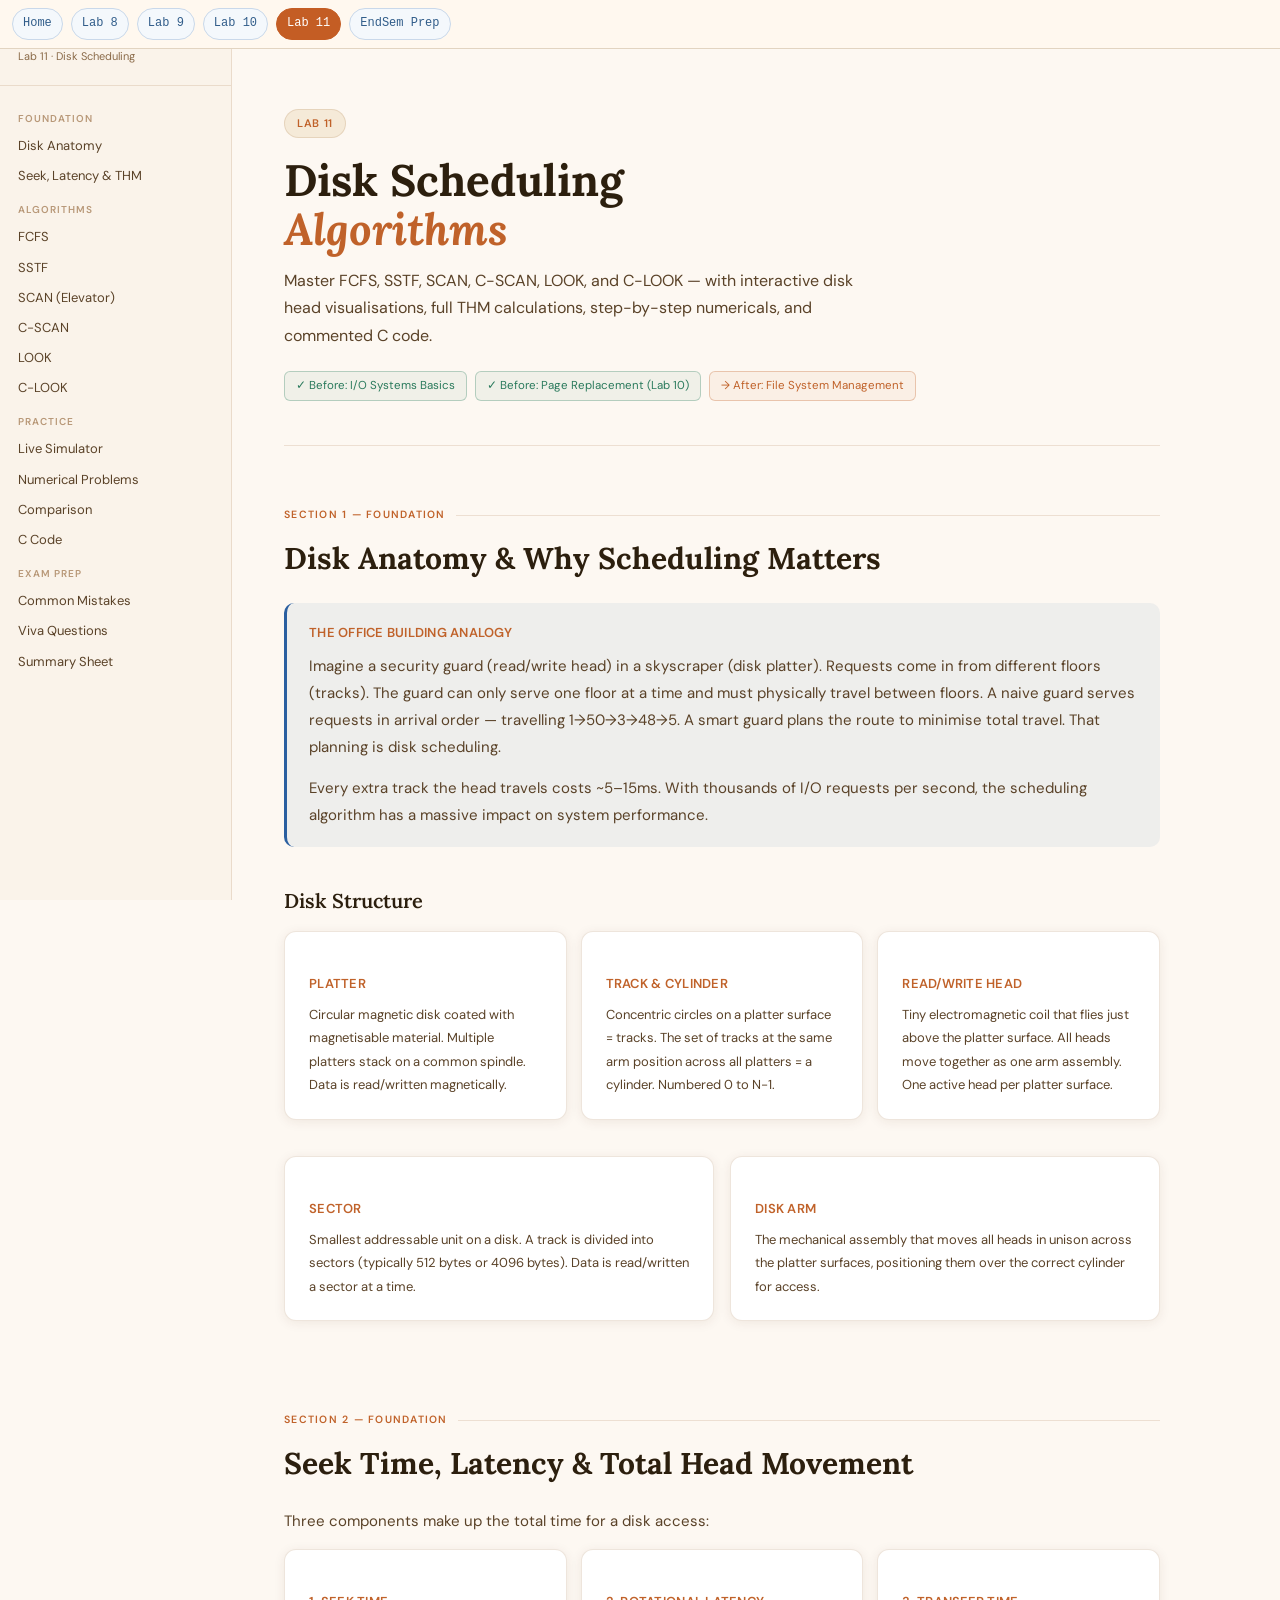
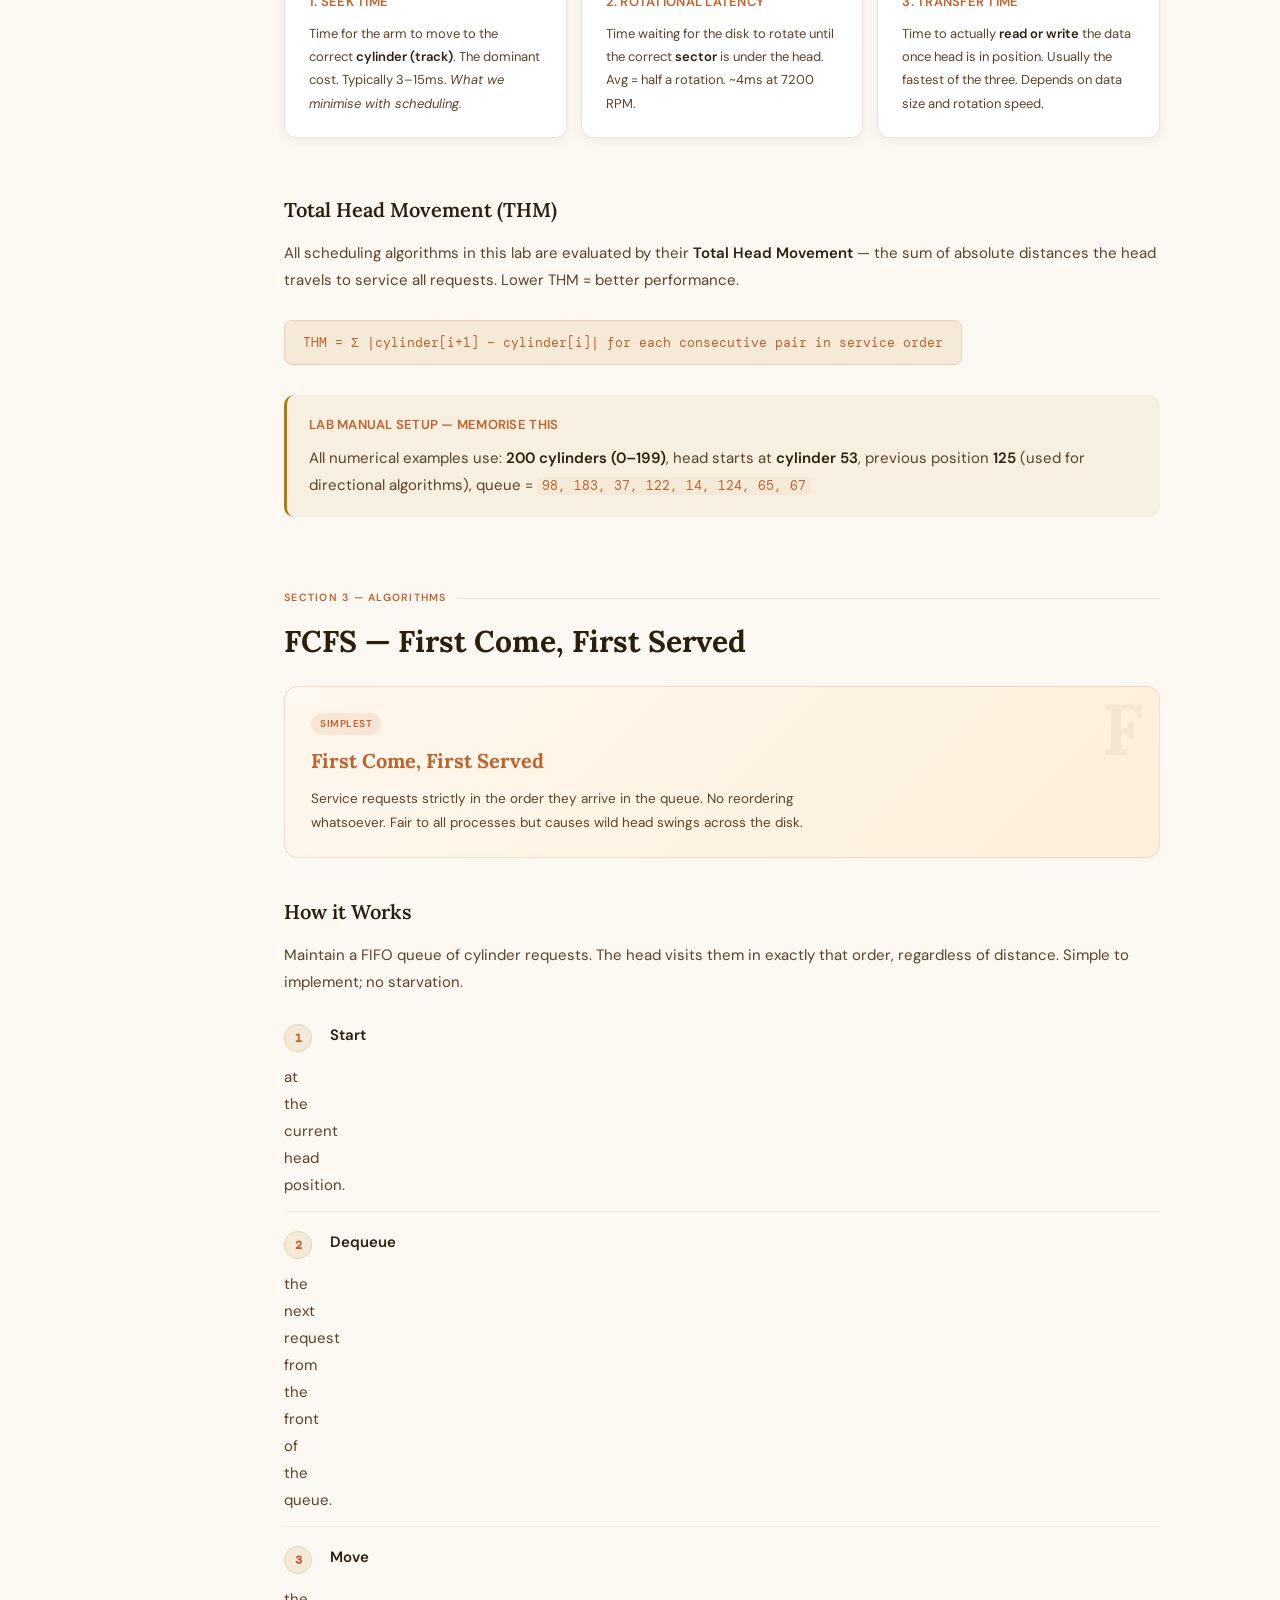
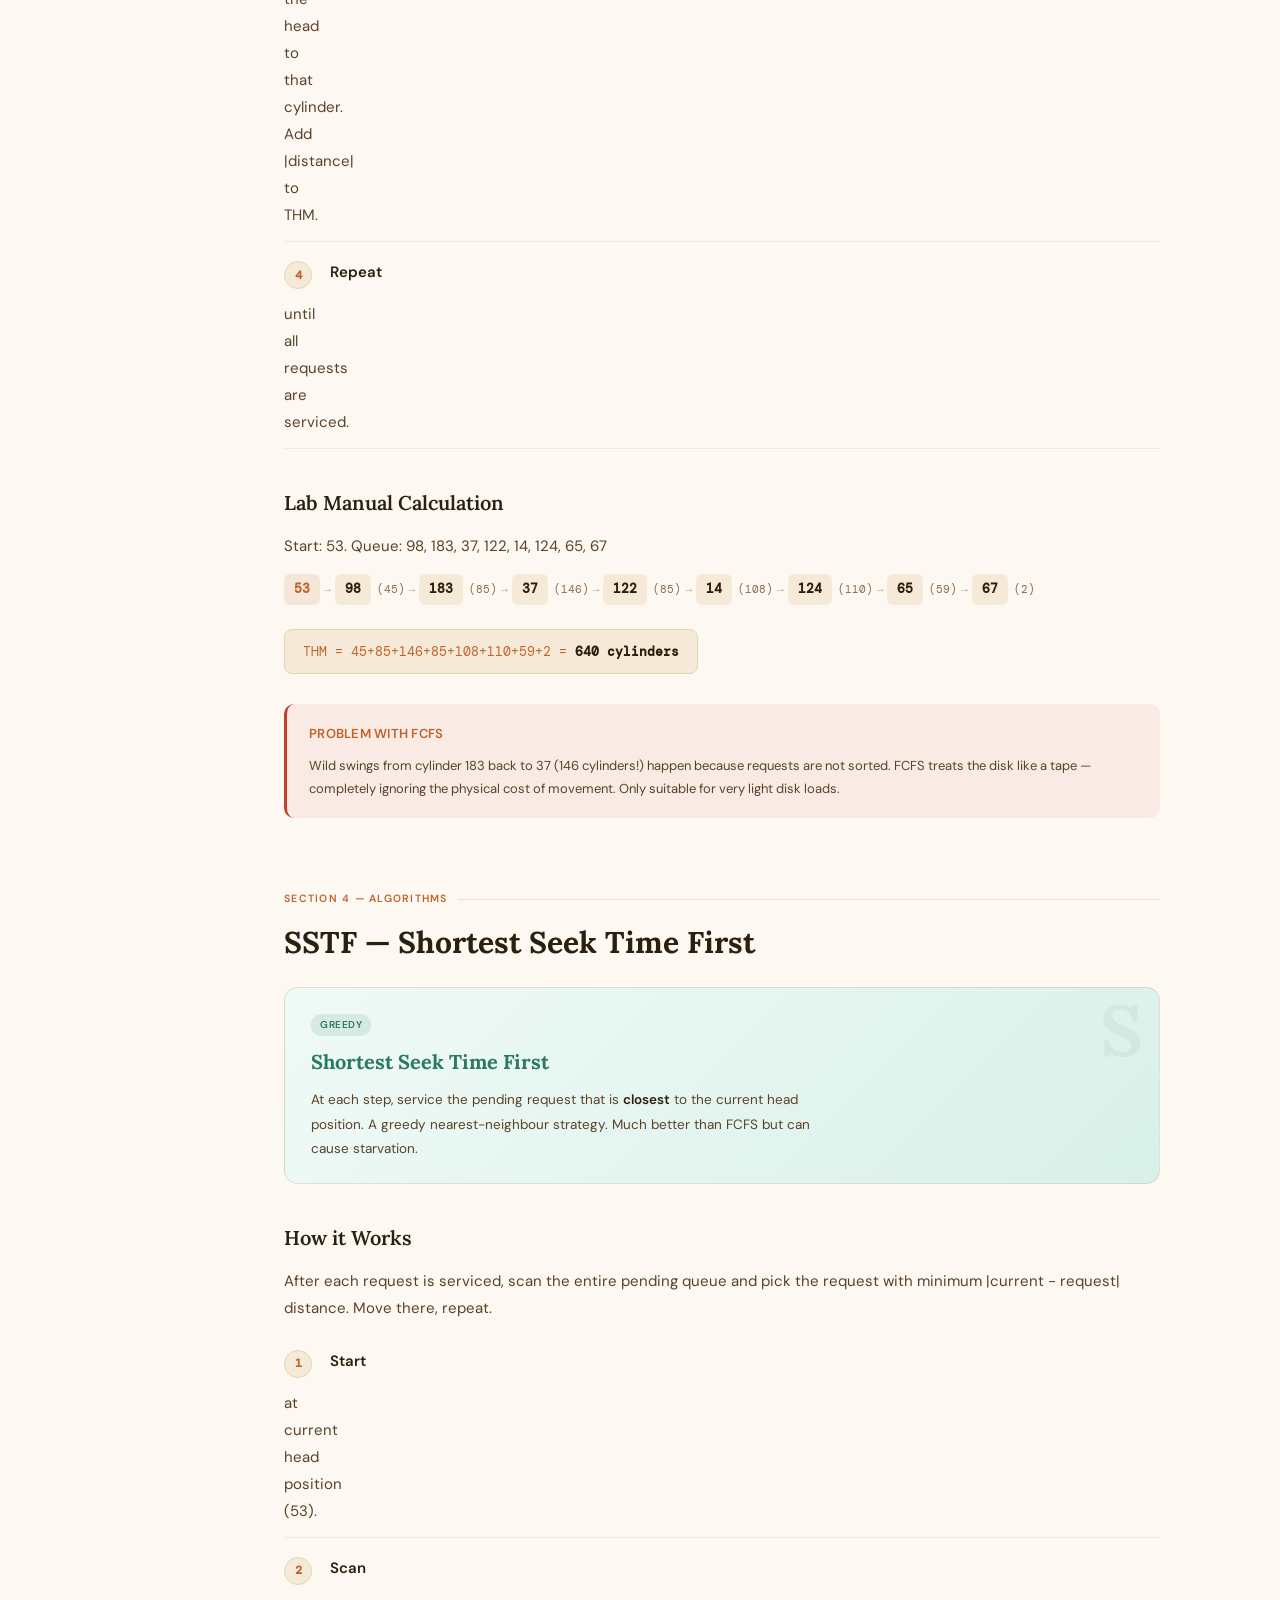
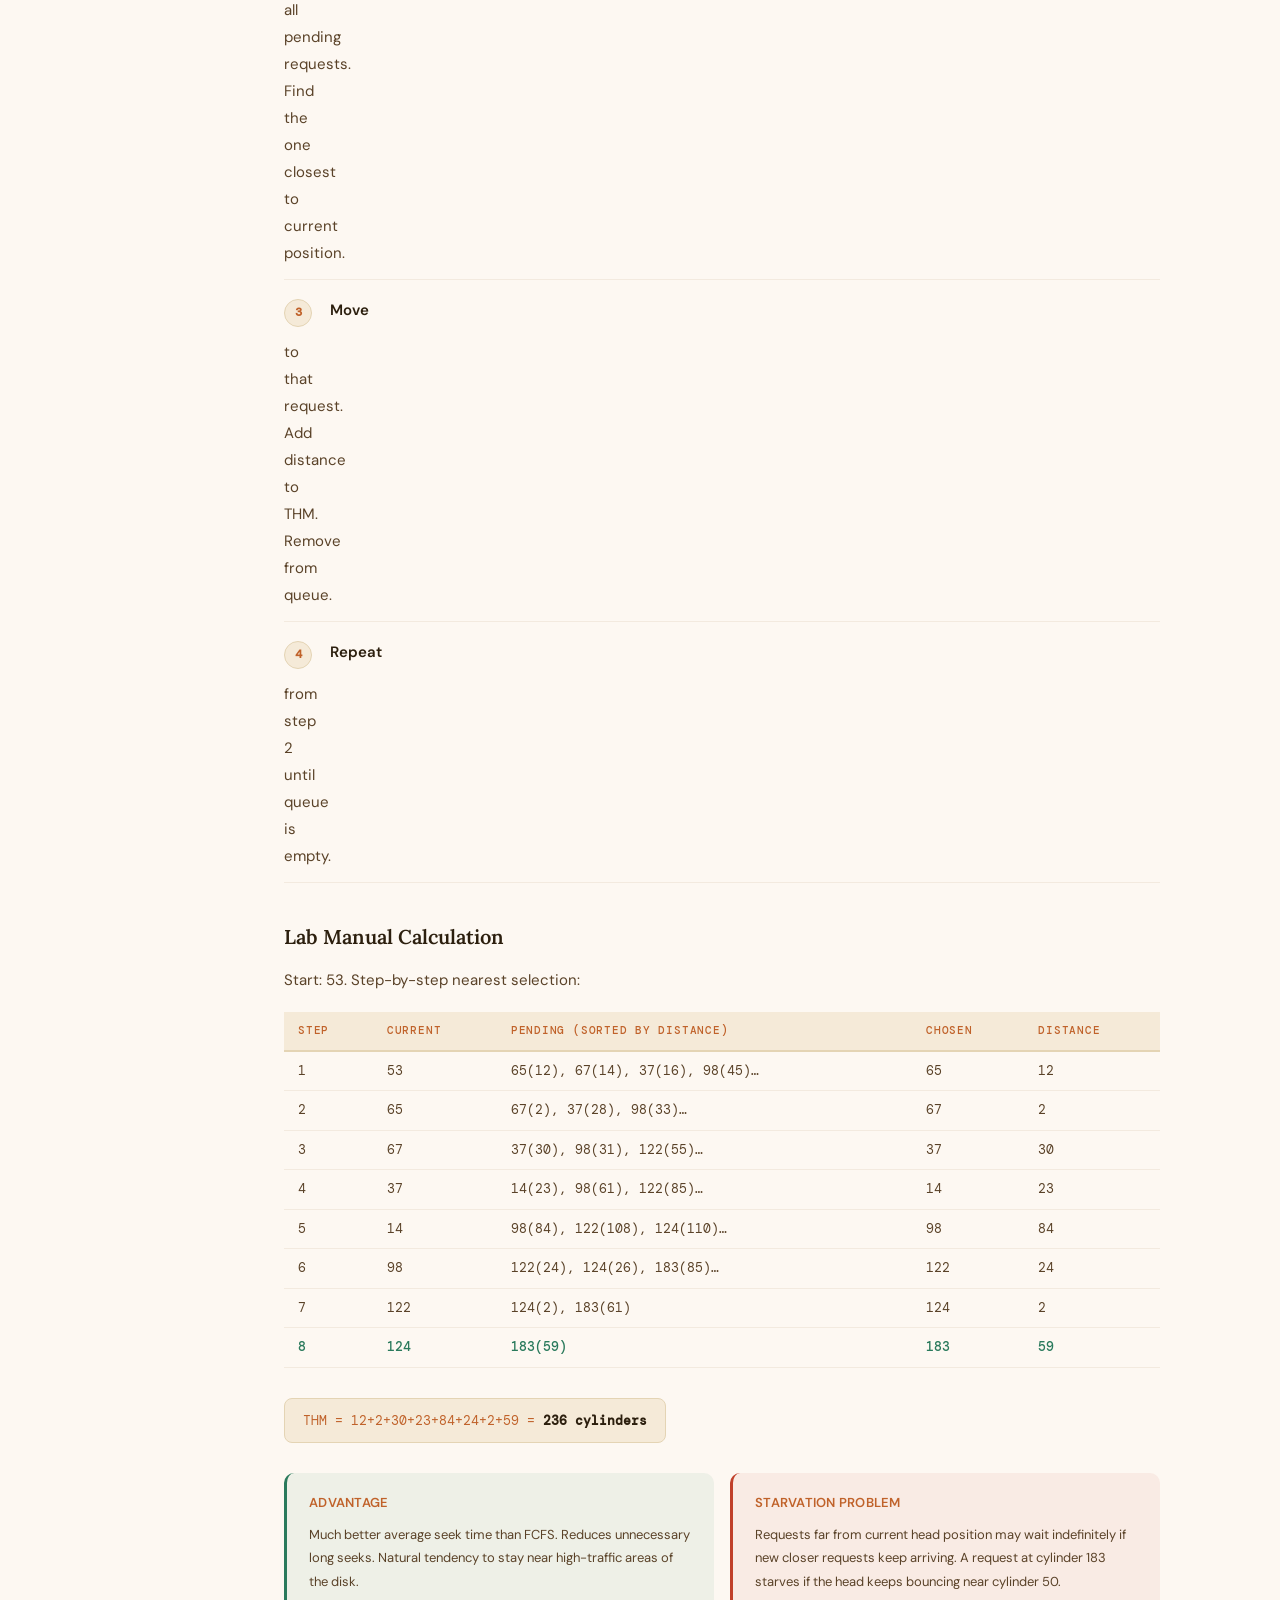
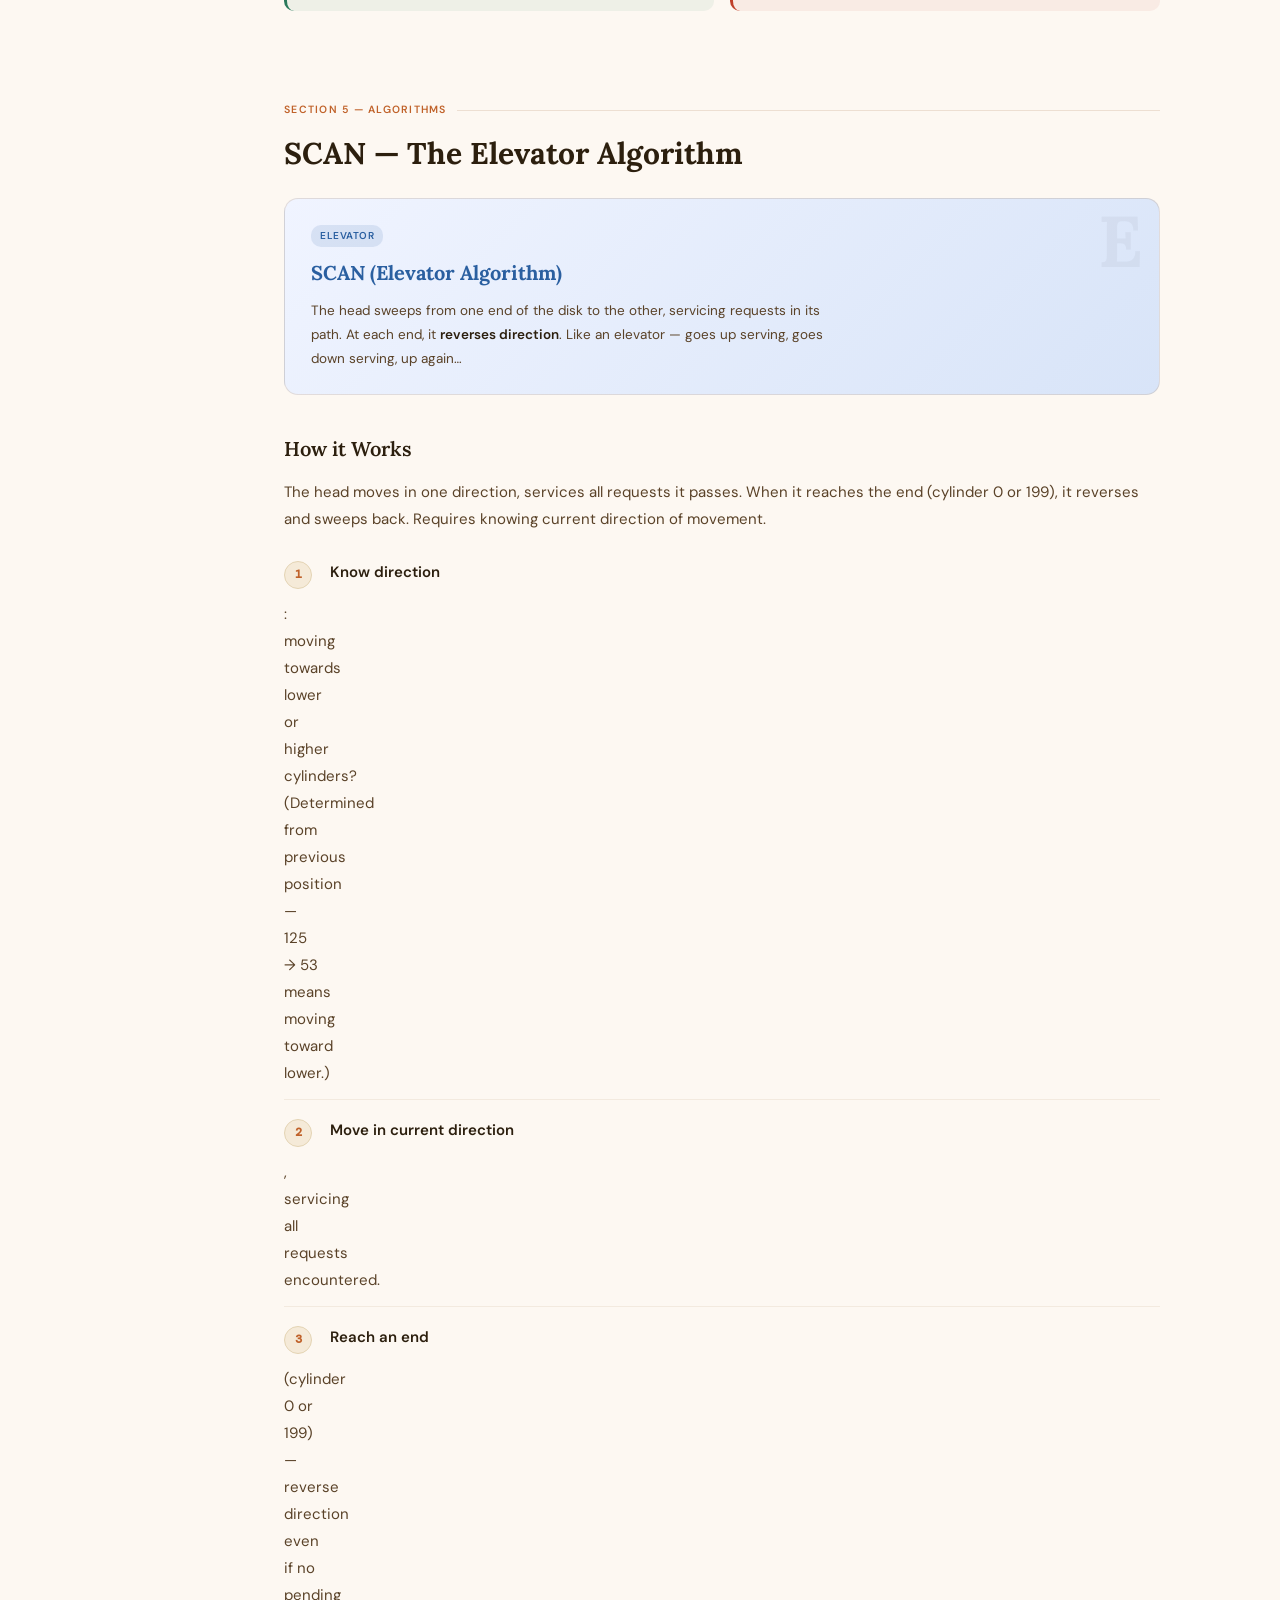
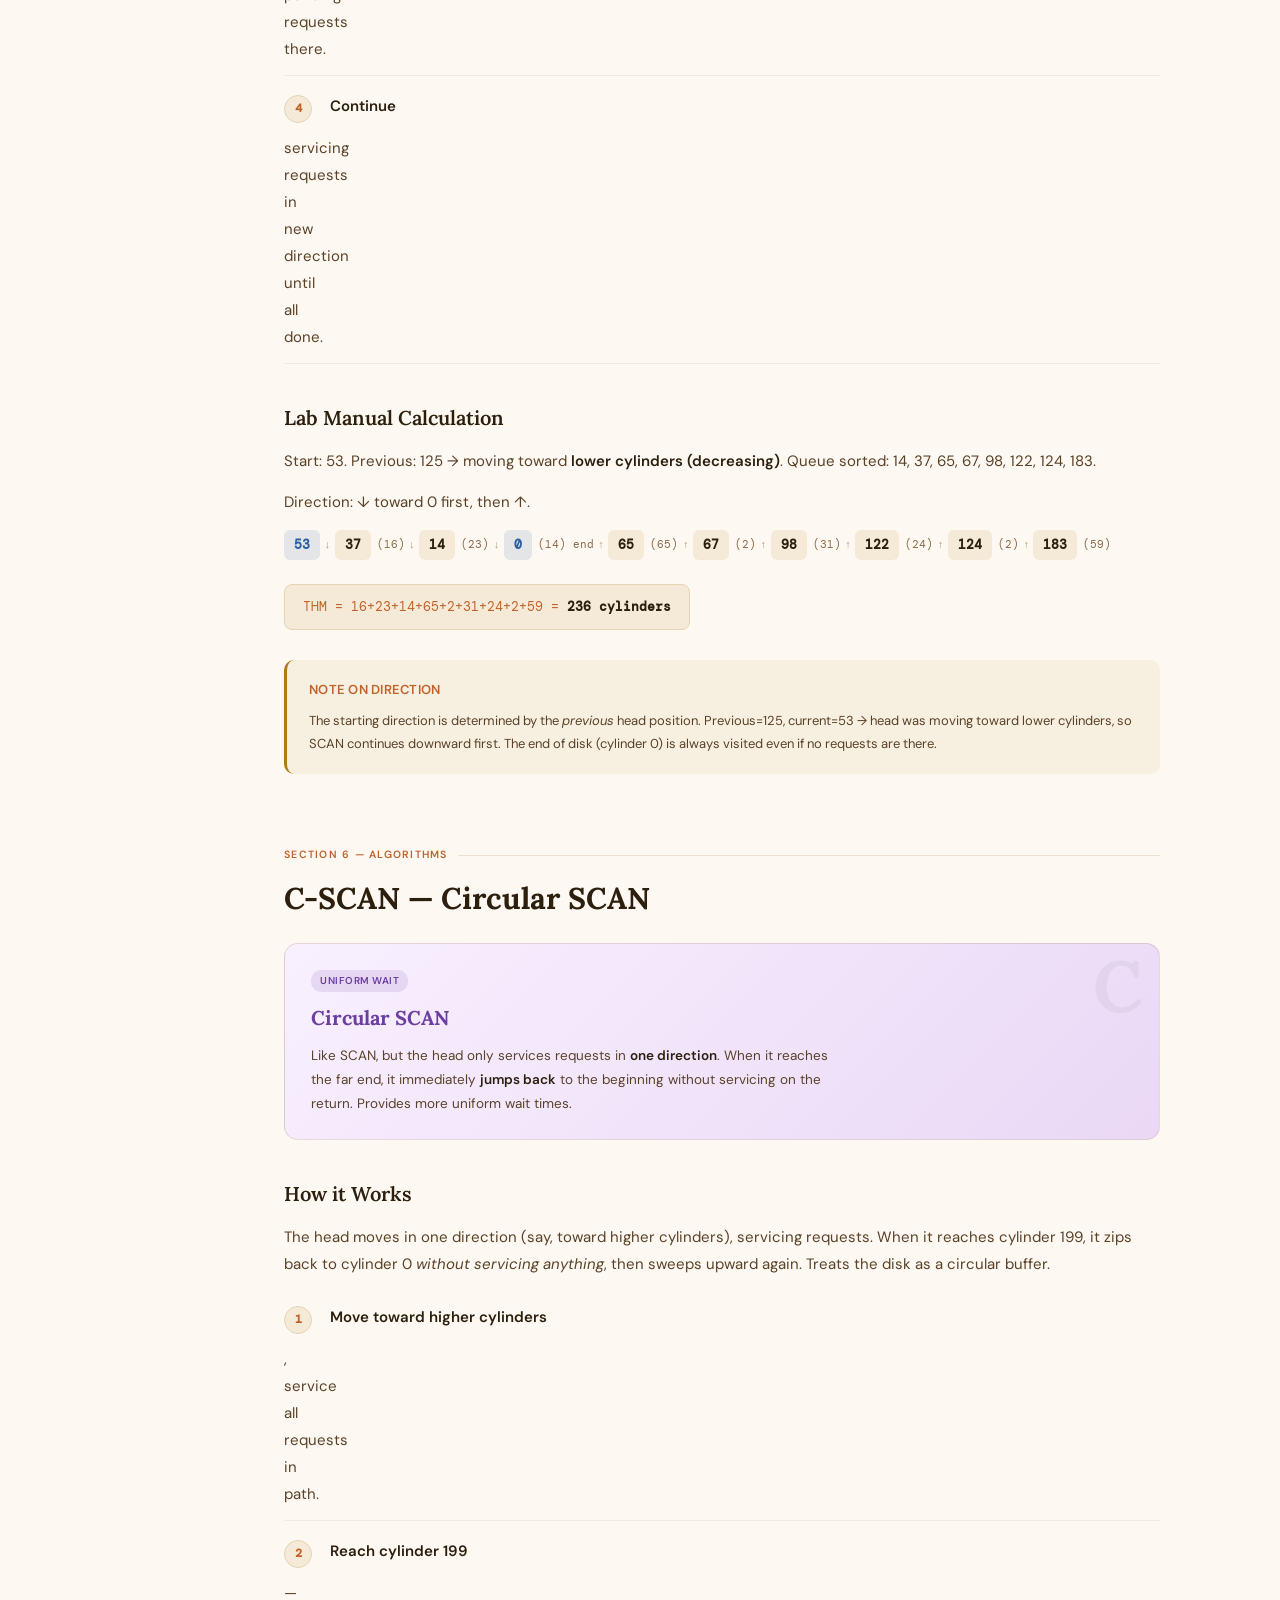
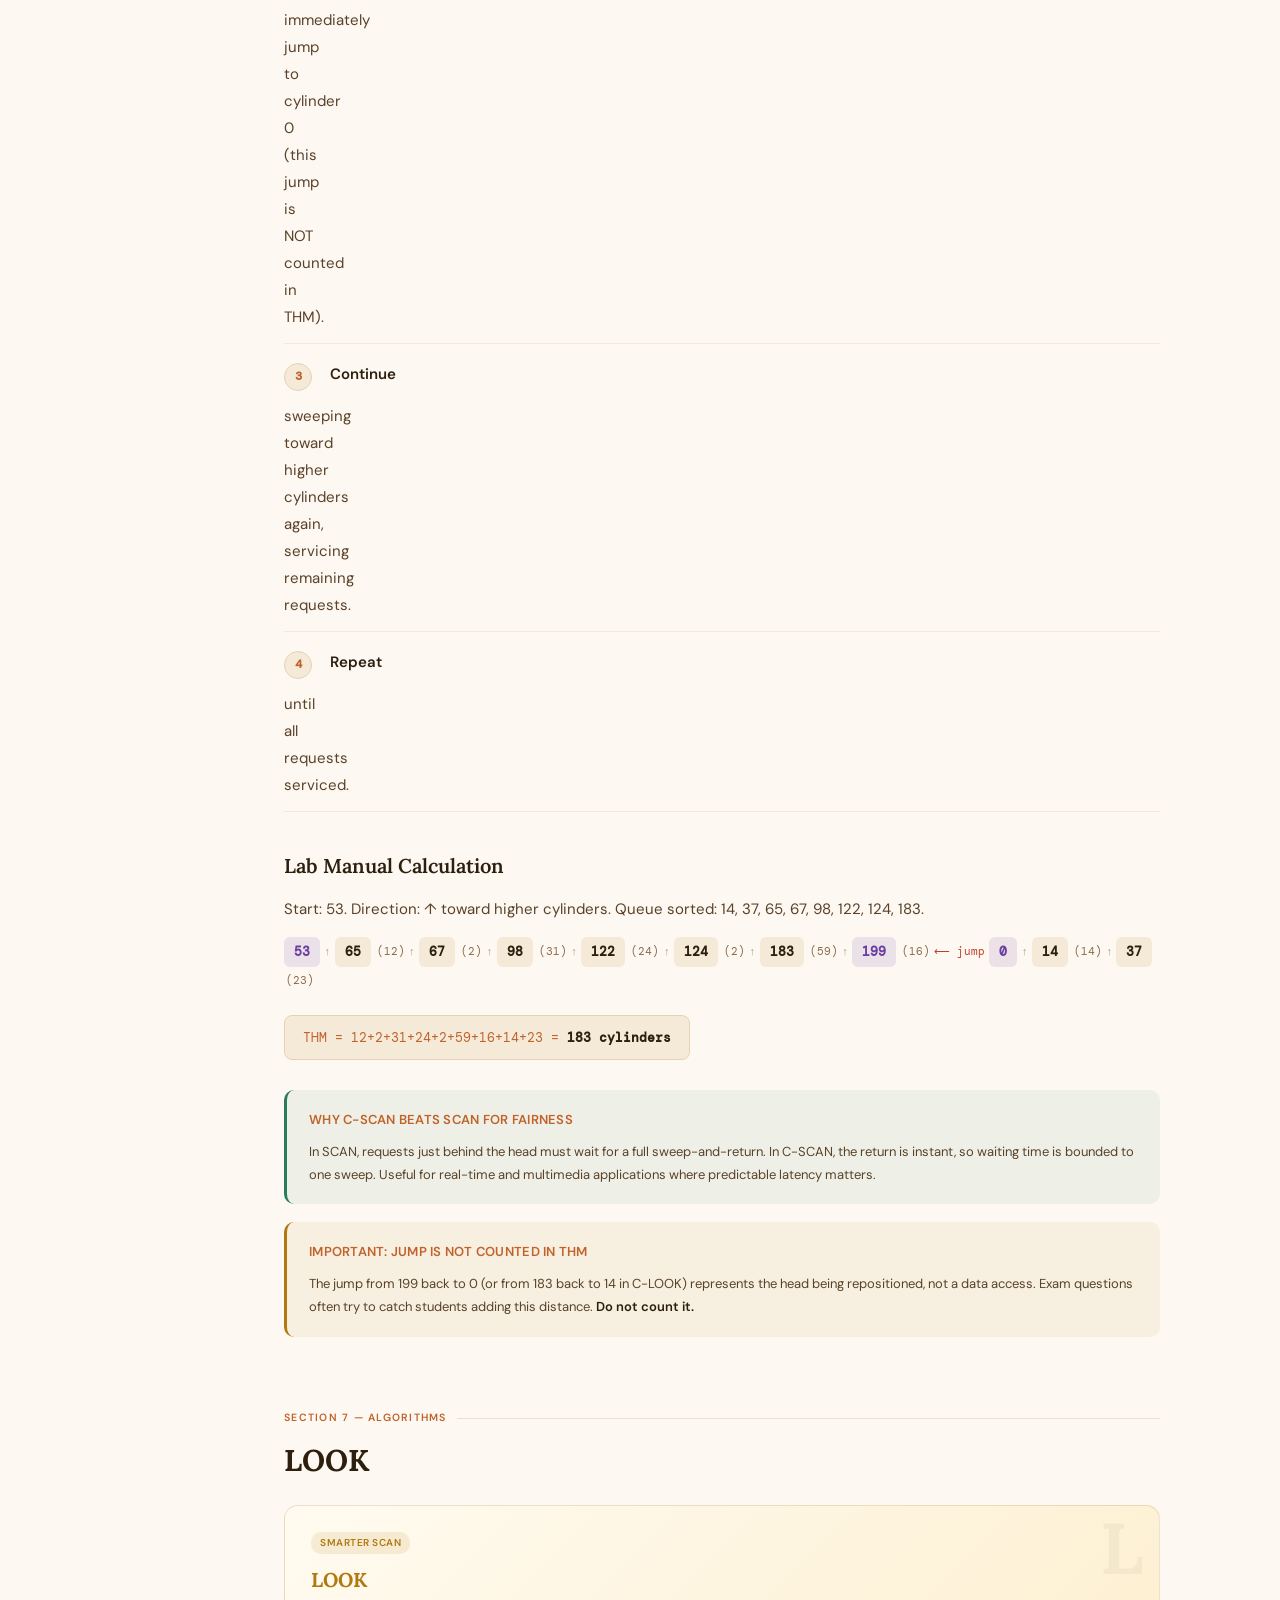
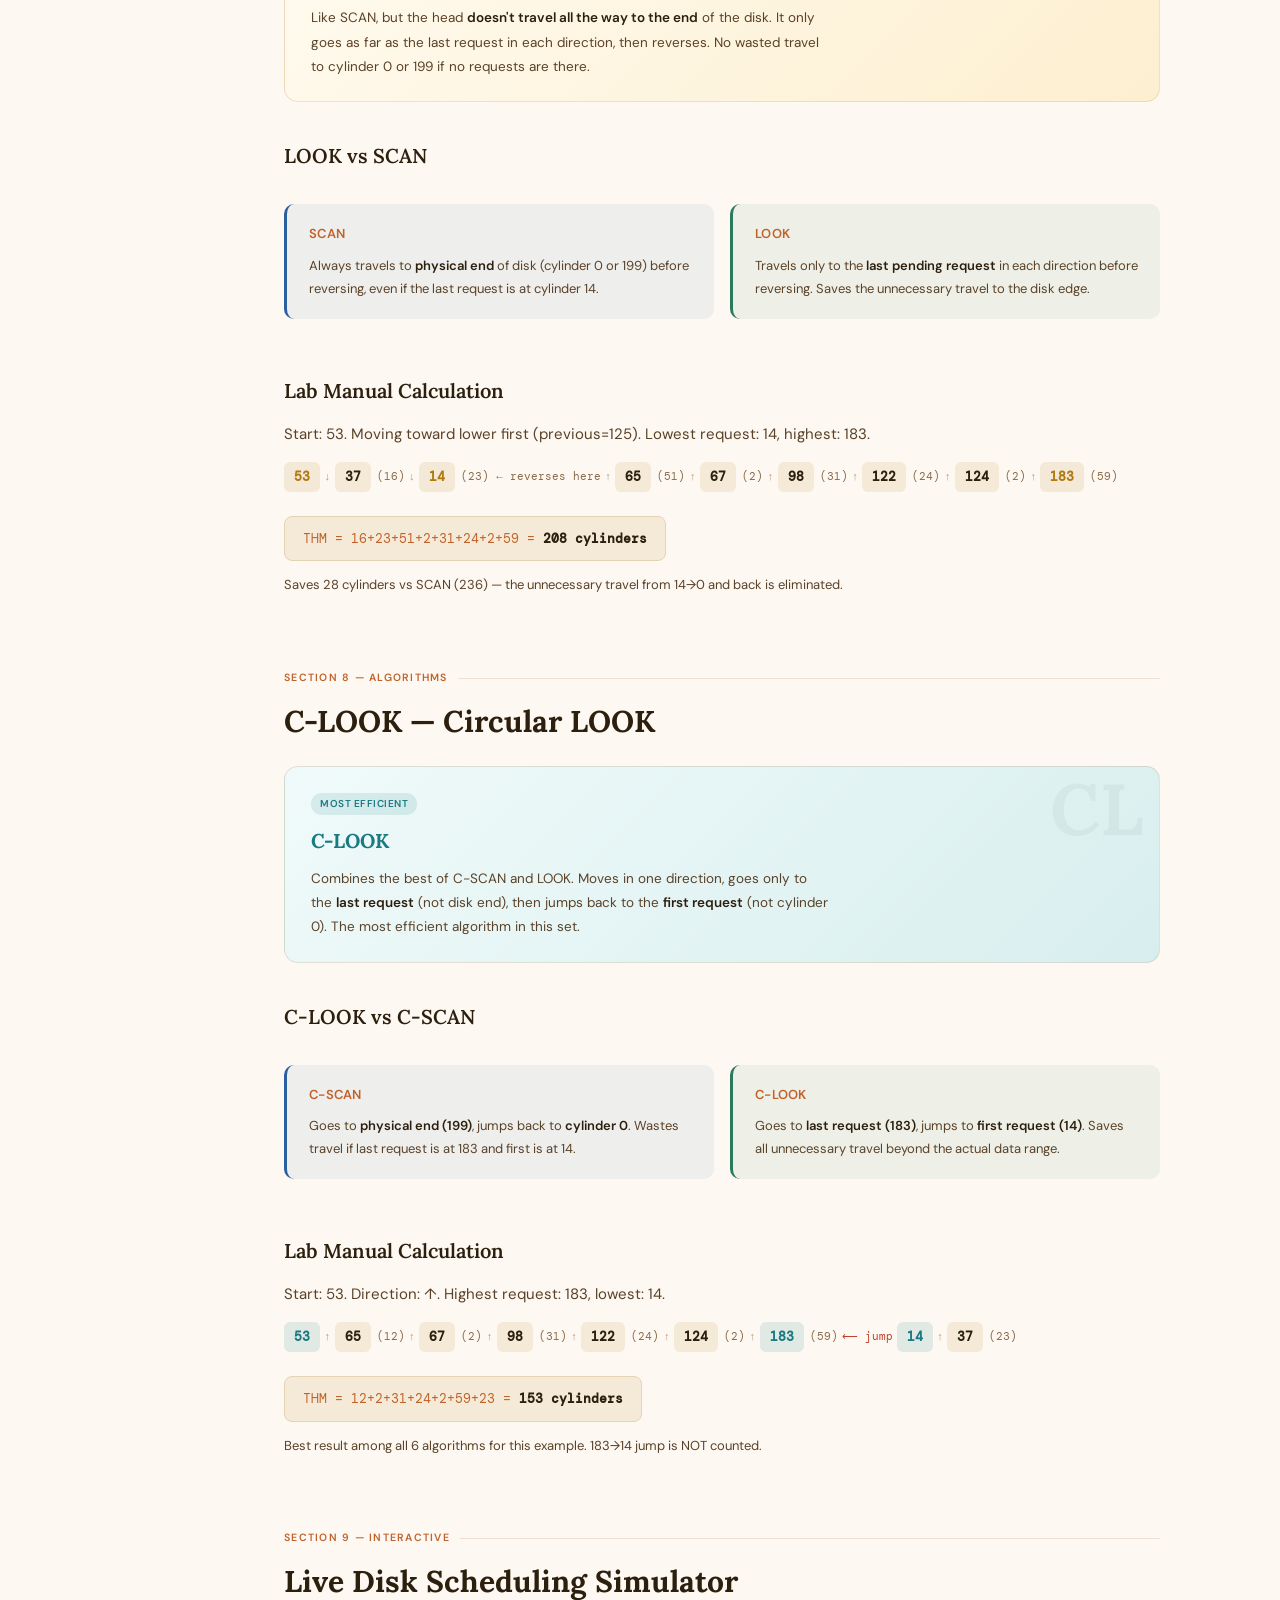
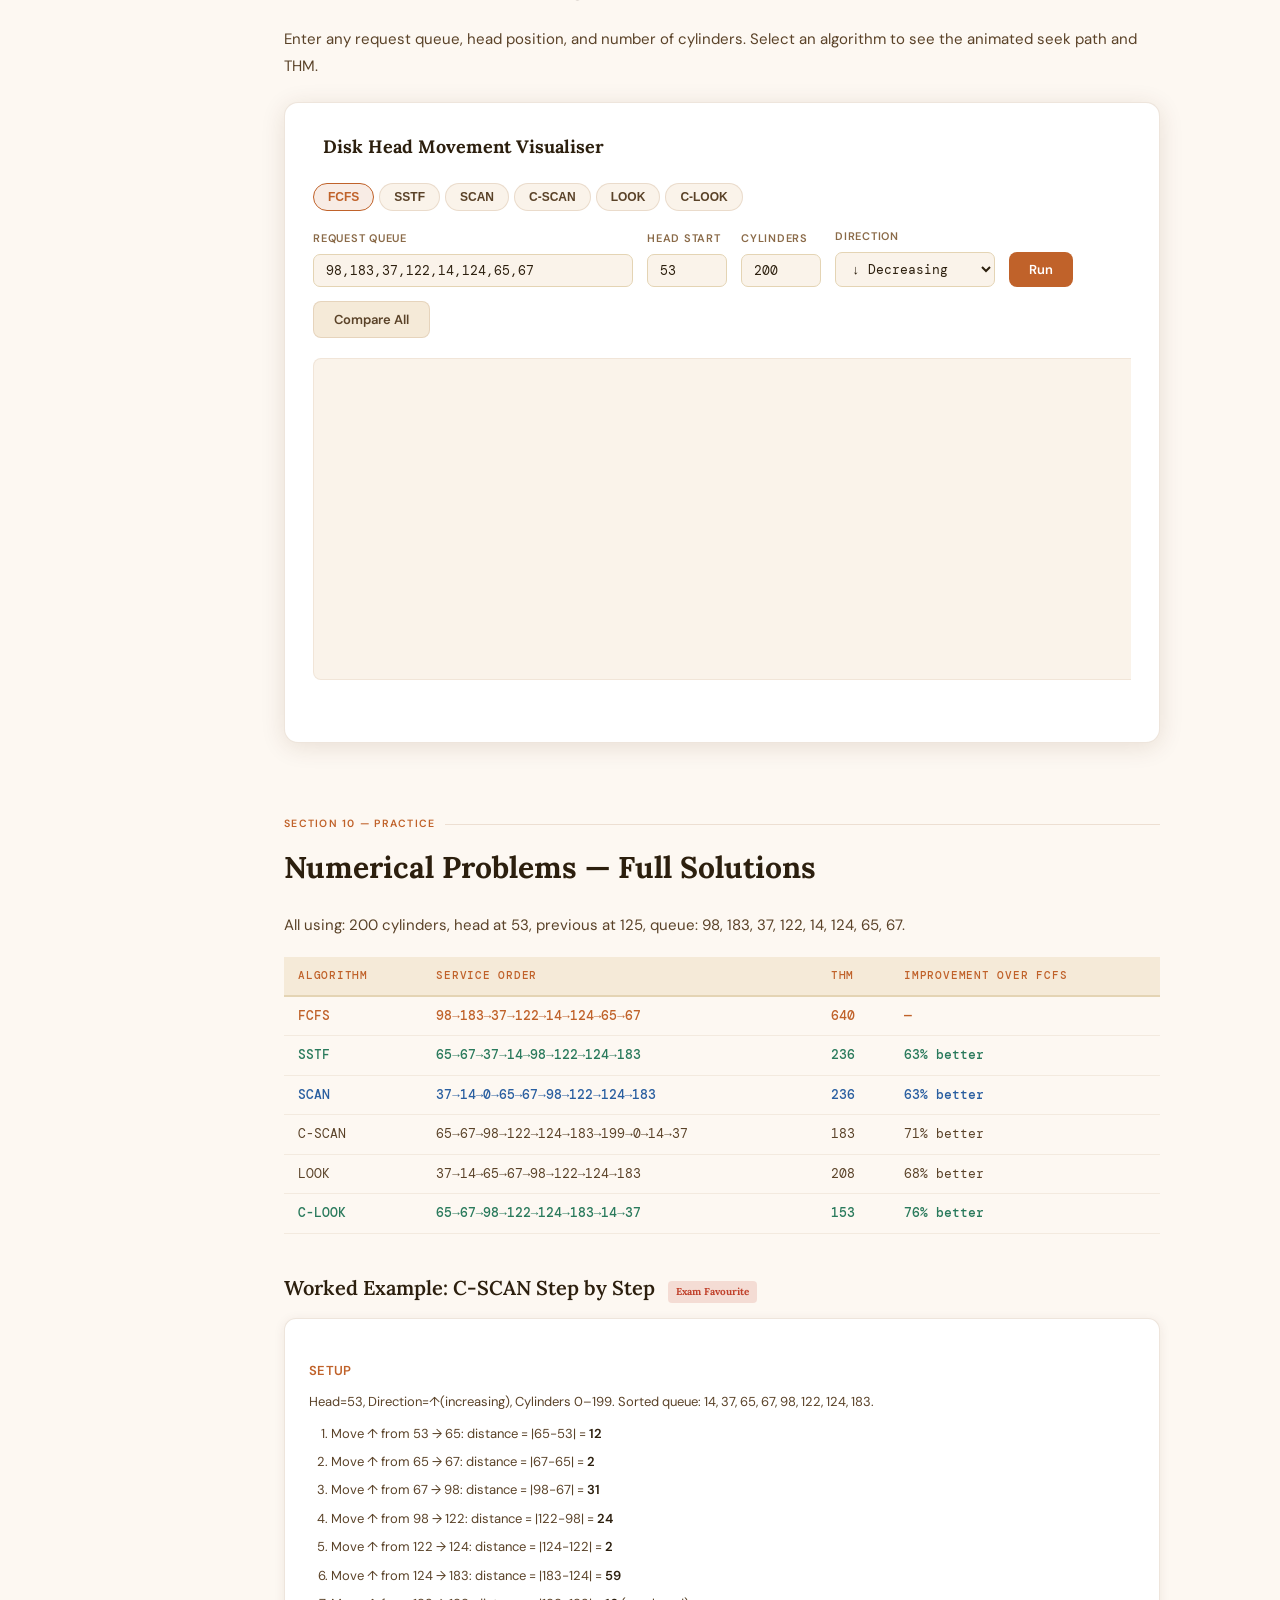
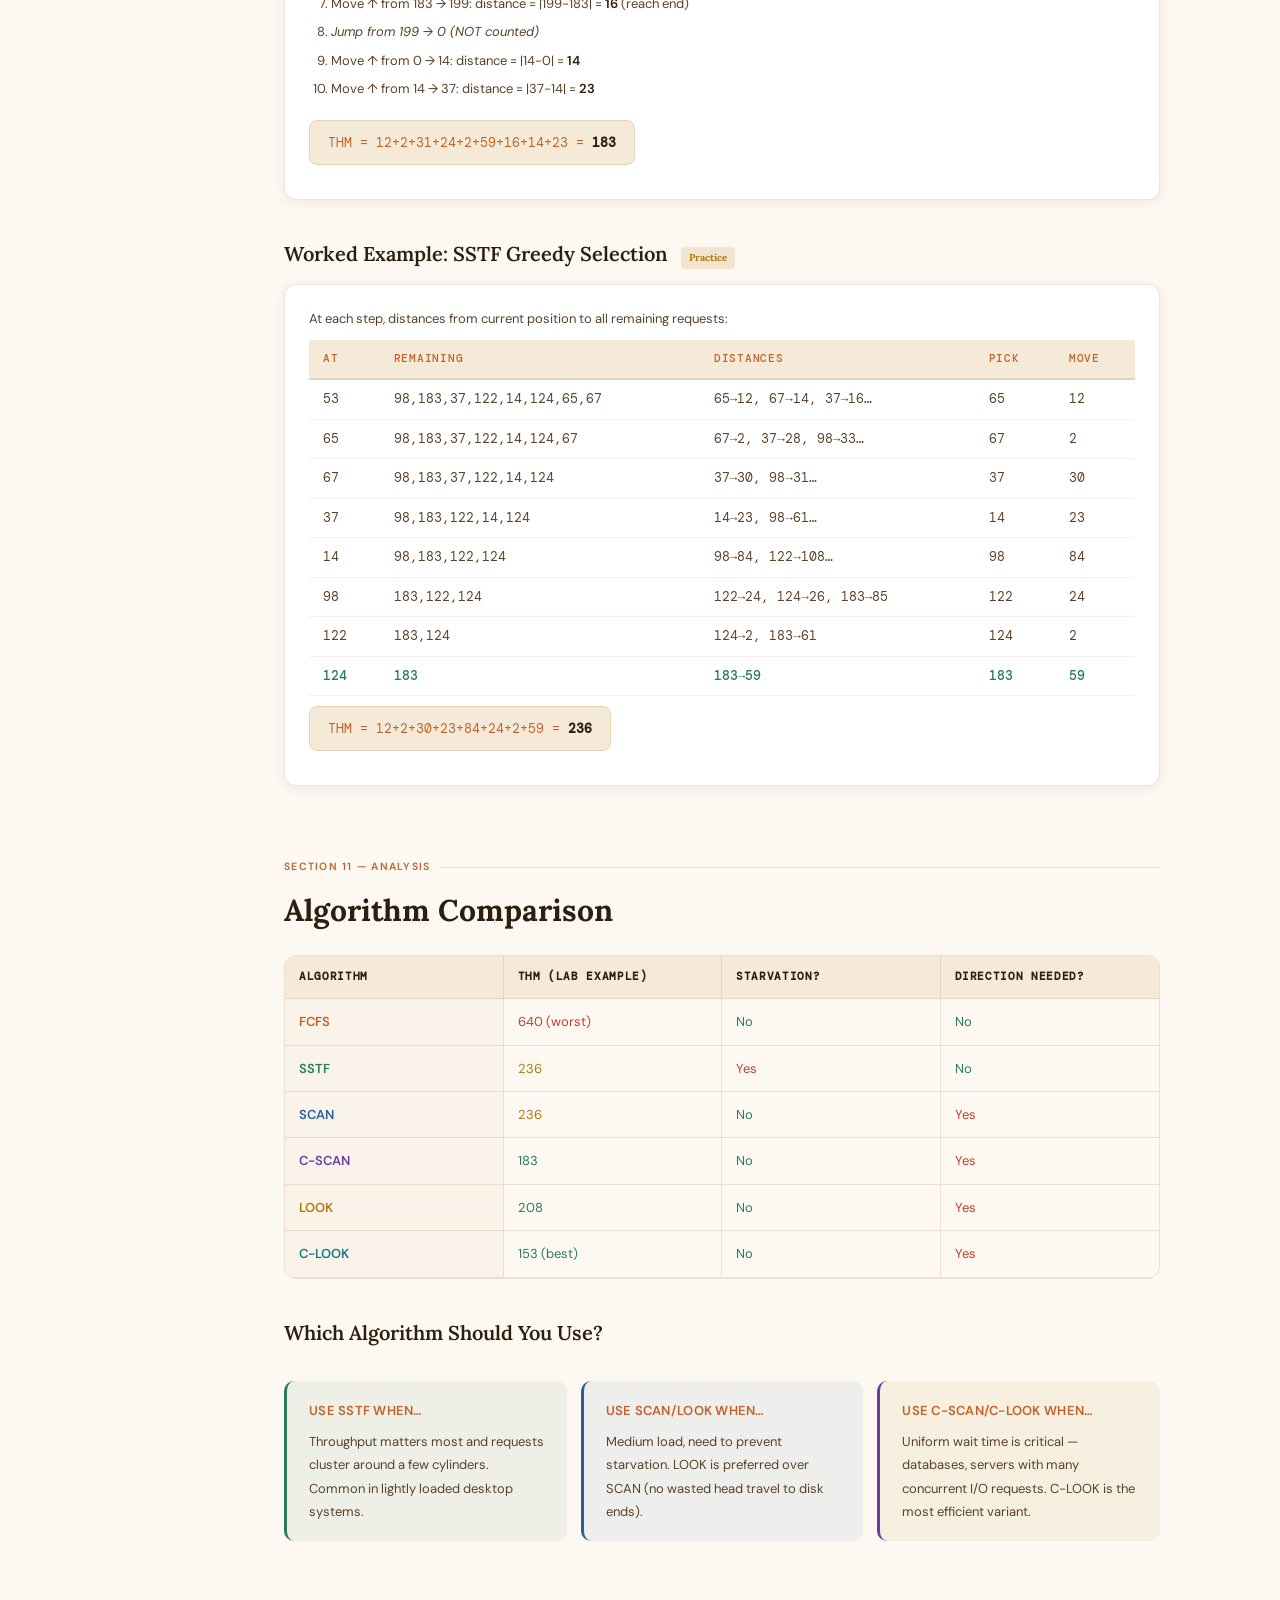
<file: lab11.html>
<!DOCTYPE html>
<html lang="en">
<head>
<meta charset="UTF-8">
<meta name="viewport" content="width=device-width, initial-scale=1.0">
<title>Lab 11 – Disk Scheduling Algorithms | OS Study Guide</title>
<link href="https://fonts.googleapis.com/css2?family=Lora:ital,wght@0,400;0,600;0,700;1,400&family=DM+Sans:wght@400;500;600&family=DM+Mono:wght@400;500&display=swap" rel="stylesheet">
<link rel="stylesheet" href="common.css">
<style>
:root {
  --bg:      #fdf8f2;
  --bg2:     #faf3ea;
  --bg3:     #f5ead8;
  --bg4:     #ede0c8;
  --bg5:     #e4d4b4;
  --ink:     #2c1f0e;
  --ink2:    #5a4228;
  --ink3:    #8a6a48;
  --ink4:    #b89878;
  --accent:  #c0622a;
  --accent2: #e08040;
  --green:   #2a7a5c;
  --blue:    #2a5fa0;
  --red:     #c0402a;
  --yellow:  #b07a10;
  --purple:  #6b3fa0;
  --teal:    #1a7a82;
  --border:  rgba(160,110,60,0.18);
  --border2: rgba(160,110,60,0.10);
  --shadow:  0 2px 12px rgba(80,40,10,0.08);
  --shadow2: 0 4px 24px rgba(80,40,10,0.12);
  --mono:    'DM Mono', monospace;
  --sans:    'DM Sans', sans-serif;
  --serif:   'Lora', serif;

  /* algo colours */
  --fcfs-c:   #c0622a;
  --sstf-c:   #2a7a5c;
  --scan-c:   #2a5fa0;
  --cscan-c:  #6b3fa0;
  --look-c:   #b07a10;
  --clook-c:  #1a7a82;
}
*,*::before,*::after{box-sizing:border-box;margin:0;padding:0;}
html{scroll-behavior:smooth;}
body{font-family:var(--sans);background:var(--bg);color:var(--ink);line-height:1.8;font-size:15px;}

/* NAV */
nav{position:fixed;top:0;left:0;width:232px;height:100vh;background:var(--bg2);border-right:1px solid var(--border);overflow-y:auto;z-index:100;padding:20px 0 40px;scrollbar-width:thin;scrollbar-color:var(--bg5) transparent;}
.nav-logo{padding:0 18px 18px;border-bottom:1px solid var(--border);margin-bottom:14px;}
.nav-logo-title{font-family:var(--serif);font-size:14px;font-weight:700;color:var(--accent);}
.nav-logo-sub{font-size:11px;color:var(--ink3);margin-top:2px;}
.nav-group{font-size:10px;font-weight:600;color:var(--ink4);padding:10px 18px 3px;letter-spacing:.1em;text-transform:uppercase;}
nav a{display:block;padding:6px 18px 6px 16px;color:var(--ink2);text-decoration:none;font-size:13px;border-left:2px solid transparent;transition:all .15s;line-height:1.4;}
nav a:hover{color:var(--accent);background:var(--bg3);border-left-color:var(--accent2);}
nav a.active{color:var(--accent);border-left-color:var(--accent);background:var(--bg3);font-weight:500;}

/* PROGRESS */
.prog-bar{position:fixed;top:0;left:232px;right:0;height:3px;background:var(--bg4);z-index:200;}
.prog-fill{height:100%;background:var(--accent);width:0%;transition:width .1s;}

/* MAIN */
main{margin-left:232px;padding:0 52px 100px;max-width:980px;}

/* HERO */
.hero{padding:60px 0 44px;border-bottom:1px solid var(--border);margin-bottom:60px;}
.lab-badge{display:inline-flex;align-items:center;gap:6px;background:var(--bg3);border:1px solid var(--border);color:var(--accent);font-size:11px;font-weight:600;padding:4px 12px;border-radius:20px;margin-bottom:18px;letter-spacing:.06em;text-transform:uppercase;}
.hero h1{font-family:var(--serif);font-size:44px;font-weight:700;line-height:1.1;color:var(--ink);margin-bottom:14px;}
.hero h1 em{font-style:italic;color:var(--accent);}
.hero-desc{color:var(--ink2);font-size:16px;max-width:580px;line-height:1.7;}
.tag-row{display:flex;flex-wrap:wrap;gap:8px;margin-top:22px;}
.tag{font-size:11.5px;padding:4px 11px;border-radius:6px;border:1px solid var(--border);color:var(--ink3);background:var(--bg2);}
.tag.before{border-color:rgba(42,122,92,.3);color:var(--green);background:rgba(42,122,92,.06);}
.tag.after{border-color:rgba(192,98,42,.3);color:var(--accent);background:rgba(192,98,42,.06);}

/* SECTIONS */
section{margin-bottom:72px;scroll-margin-top:24px;}
.eyebrow{font-size:10.5px;font-weight:600;letter-spacing:.12em;text-transform:uppercase;color:var(--accent);margin-bottom:6px;display:flex;align-items:center;gap:10px;}
.eyebrow::after{content:'';flex:1;height:1px;background:var(--border);}
h2{font-family:var(--serif);font-size:30px;font-weight:700;margin-bottom:18px;color:var(--ink);}
h3{font-family:var(--serif);font-size:20px;font-weight:600;margin:36px 0 12px;color:var(--ink);}
h4{font-family:var(--sans);font-size:13px;font-weight:600;color:var(--accent);margin:18px 0 8px;letter-spacing:.02em;text-transform:uppercase;}
p{color:var(--ink2);margin-bottom:14px;}
ul,ol{color:var(--ink2);padding-left:22px;margin-bottom:14px;}
li{margin-bottom:5px;}
strong{color:var(--ink);font-weight:600;}
code{font-family:var(--mono);font-size:12.5px;color:var(--accent);background:var(--bg3);padding:1px 5px;border-radius:4px;}

/* CARDS */
.card{background:#fff;border:1px solid var(--border);border-radius:12px;padding:22px 24px;margin-bottom:18px;box-shadow:var(--shadow);}
.two-col{display:grid;grid-template-columns:1fr 1fr;gap:16px;margin-bottom:18px;}
.three-col{display:grid;grid-template-columns:1fr 1fr 1fr;gap:14px;margin-bottom:18px;}

/* CALLOUT */
.callout{border-radius:10px;padding:18px 22px;margin:18px 0;border-left:3px solid;}
.callout.info{background:rgba(42,95,160,.07);border-color:var(--blue);}
.callout.warn{background:rgba(176,122,16,.08);border-color:var(--yellow);}
.callout.danger{background:rgba(192,64,42,.07);border-color:var(--red);}
.callout.success{background:rgba(42,122,92,.07);border-color:var(--green);}
.callout h4{margin-top:0;}
.callout p:last-child{margin-bottom:0;}

/* ALGO HERO CARDS */
.algo-card{border-radius:14px;padding:22px 26px;margin-bottom:20px;position:relative;overflow:hidden;border:1px solid var(--border);}
.algo-card::before{content:attr(data-bg);position:absolute;right:16px;top:6px;font-family:var(--serif);font-size:72px;font-weight:700;color:rgba(0,0,0,.04);line-height:1;pointer-events:none;user-select:none;}
.ac-fcfs{background:linear-gradient(135deg,#fff8f0,#fdefd8);}
.ac-sstf{background:linear-gradient(135deg,#f0faf6,#d8f0e8);}
.ac-scan{background:linear-gradient(135deg,#f0f4ff,#d8e4f8);}
.ac-cscan{background:linear-gradient(135deg,#f8f0ff,#ead8f5);}
.ac-look{background:linear-gradient(135deg,#fffbf0,#fdefd0);}
.ac-clook{background:linear-gradient(135deg,#f0fafa,#d8eeee);}
.algo-name{font-family:var(--serif);font-size:20px;font-weight:700;margin-bottom:4px;}
.ac-fcfs  .algo-name{color:var(--fcfs-c);}
.ac-sstf  .algo-name{color:var(--sstf-c);}
.ac-scan  .algo-name{color:var(--scan-c);}
.ac-cscan .algo-name{color:var(--cscan-c);}
.ac-look  .algo-name{color:var(--look-c);}
.ac-clook .algo-name{color:var(--clook-c);}
.algo-badge{display:inline-block;font-size:10px;font-weight:600;padding:2px 9px;border-radius:10px;margin-bottom:8px;letter-spacing:.05em;text-transform:uppercase;}
.ac-fcfs  .algo-badge{background:rgba(192,98,42,.12);color:var(--fcfs-c);}
.ac-sstf  .algo-badge{background:rgba(42,122,92,.12);color:var(--sstf-c);}
.ac-scan  .algo-badge{background:rgba(42,95,160,.12);color:var(--scan-c);}
.ac-cscan .algo-badge{background:rgba(107,63,160,.12);color:var(--cscan-c);}
.ac-look  .algo-badge{background:rgba(176,122,16,.12);color:var(--look-c);}
.ac-clook .algo-badge{background:rgba(26,122,130,.12);color:var(--clook-c);}

/* STEPS */
.steps{counter-reset:s;list-style:none;padding:0;}
.steps li{counter-increment:s;display:grid;grid-template-columns:34px 1fr;gap:12px;padding:12px 0;border-bottom:1px solid var(--border2);align-items:start;}
.steps li::before{content:counter(s);width:28px;height:28px;border-radius:50%;background:var(--bg3);border:1.5px solid var(--bg5);color:var(--accent);font-size:12px;font-weight:700;display:flex;align-items:center;justify-content:center;flex-shrink:0;margin-top:2px;font-family:var(--mono);}

/* CODE */
.code-wrap{position:relative;margin:18px 0;}
.lang-tag{position:absolute;top:0;right:14px;font-size:10px;font-family:var(--mono);font-weight:500;background:var(--accent);color:#fff;padding:2px 9px;border-radius:0 0 6px 6px;letter-spacing:.04em;text-transform:uppercase;}
pre{background:#2c1f0e;color:#f0e6d6;border-radius:10px;padding:22px 20px;overflow-x:auto;font-family:var(--mono);font-size:12.5px;line-height:1.75;tab-size:4;}
.kw{color:#e8a87c;} .fn{color:#7ec8a4;} .str{color:#c8e87a;} .num{color:#f0c070;} .cm{color:#806850;font-style:italic;} .ty{color:#f0a060;} .op{color:#c8d8e8;}

/* TABLES */
.tbl-wrap{overflow-x:auto;margin:18px 0;}
table{width:100%;border-collapse:collapse;font-size:13px;}
th{background:var(--bg3);color:var(--accent);font-family:var(--mono);font-size:11px;font-weight:500;text-transform:uppercase;letter-spacing:.07em;padding:9px 14px;text-align:left;border-bottom:2px solid var(--bg5);}
td{padding:8px 14px;border-bottom:1px solid var(--border2);color:var(--ink2);font-family:var(--mono);font-size:12.5px;}
tr:hover td{background:var(--bg2);}
tr.hl  td{color:var(--green);font-weight:500;}
tr.hl2 td{color:var(--accent);font-weight:500;}
tr.hl3 td{color:var(--blue);font-weight:500;}

/* FORMULA */
.formula{background:var(--bg3);border:1px solid var(--bg5);border-radius:8px;padding:10px 18px;font-family:var(--mono);font-size:13px;color:var(--accent);margin:12px 0;display:inline-block;}

/* DISK VISUALIZER */
.sim-wrap{background:#fff;border:1px solid var(--border);border-radius:14px;padding:28px;box-shadow:var(--shadow2);margin:22px 0;}
.sim-title{font-family:var(--serif);font-size:18px;font-weight:700;color:var(--ink);margin-bottom:20px;display:flex;align-items:center;gap:10px;}
.sim-title span{font-size:22px;}
.controls{display:flex;flex-wrap:wrap;gap:14px;margin-bottom:20px;align-items:flex-end;}
.ctrl-group{display:flex;flex-direction:column;gap:5px;}
.ctrl-label{font-size:11px;font-weight:600;color:var(--ink3);text-transform:uppercase;letter-spacing:.07em;}
input[type="text"],input[type="number"],select{background:var(--bg2);border:1.5px solid var(--bg5);border-radius:7px;padding:7px 12px;font-family:var(--mono);font-size:13px;color:var(--ink);outline:none;transition:border-color .15s;}
input[type="text"]{width:320px;}
input[type="number"]{width:80px;}
select{width:160px;cursor:pointer;}
input:focus,select:focus{border-color:var(--accent2);}
.btn{padding:9px 20px;border-radius:8px;cursor:pointer;font-family:var(--sans);font-size:13px;font-weight:600;border:none;transition:all .15s;}
.btn-primary{background:var(--accent);color:#fff;}
.btn-primary:hover{background:var(--accent2);}
.btn-secondary{background:var(--bg3);color:var(--ink2);border:1px solid var(--border);}
.btn-secondary:hover{background:var(--bg4);}

/* DISK TRACK VISUALIZATION */
.disk-canvas-wrap{margin-top:20px;overflow-x:auto;}
canvas{display:block;border-radius:8px;background:var(--bg2);border:1px solid var(--border2);}
.stat-row{display:flex;gap:16px;margin-top:18px;flex-wrap:wrap;}
.stat-chip{background:var(--bg2);border:1px solid var(--border);border-radius:8px;padding:10px 18px;}
.stat-chip .val{font-size:24px;font-weight:700;font-family:var(--serif);color:var(--accent);}
.stat-chip .lbl{font-size:11px;color:var(--ink3);margin-top:1px;}
.stat-chip.green .val{color:var(--green);}
.stat-chip.blue  .val{color:var(--blue);}

/* ALGO TABS */
.atabs{display:flex;gap:5px;flex-wrap:wrap;margin-bottom:16px;}
.atab{padding:6px 14px;border-radius:20px;cursor:pointer;font-size:12px;font-weight:600;border:1.5px solid var(--border);background:var(--bg2);color:var(--ink2);transition:all .15s;}
.atab:hover{border-color:var(--accent2);color:var(--accent);}
.atab.sel-fcfs{background:rgba(192,98,42,.12);border-color:var(--fcfs-c);color:var(--fcfs-c);}
.atab.sel-sstf{background:rgba(42,122,92,.12);border-color:var(--sstf-c);color:var(--sstf-c);}
.atab.sel-scan{background:rgba(42,95,160,.12);border-color:var(--scan-c);color:var(--scan-c);}
.atab.sel-cscan{background:rgba(107,63,160,.12);border-color:var(--cscan-c);color:var(--cscan-c);}
.atab.sel-look{background:rgba(176,122,16,.12);border-color:var(--look-c);color:var(--look-c);}
.atab.sel-clook{background:rgba(26,122,130,.12);border-color:var(--clook-c);color:var(--clook-c);}

/* COMPARISON GRID */
.cmp-grid{display:grid;grid-template-columns:repeat(4,1fr);gap:0;border:1px solid var(--border);border-radius:12px;overflow:hidden;margin:18px 0;}
.cmp-cell{padding:11px 14px;border-right:1px solid var(--border);border-bottom:1px solid var(--border);font-size:13px;}
.cmp-cell:nth-child(4n){border-right:none;}
.cmp-cell.hdr{background:var(--bg3);font-weight:600;color:var(--ink);font-size:11px;text-transform:uppercase;letter-spacing:.06em;font-family:var(--mono);}
.cmp-cell.aname{font-weight:600;color:var(--ink);background:var(--bg2);font-family:var(--sans);}
.cmp-cell.good{color:var(--green);}
.cmp-cell.bad{color:var(--red);}
.cmp-cell.ok{color:var(--yellow);}

/* SEEK PATH DISPLAY */
.seek-path{display:flex;flex-wrap:wrap;gap:4px;align-items:center;margin:12px 0;font-family:var(--mono);font-size:12.5px;}
.seek-node{padding:4px 10px;border-radius:6px;font-weight:600;}
.seek-arrow{color:var(--ink4);font-size:11px;}
.seek-dist{color:var(--ink3);font-size:11px;margin-left:2px;}

/* VIVA */
.qa{border:1px solid var(--border);border-radius:10px;margin-bottom:10px;overflow:hidden;}
.qa-q{padding:13px 18px;cursor:pointer;display:flex;justify-content:space-between;align-items:center;background:#fff;color:var(--ink);font-size:14px;transition:background .12s;gap:12px;}
.qa-q:hover{background:var(--bg2);}
.qa-q .ch{color:var(--ink4);flex-shrink:0;transition:transform .2s;}
.qa-q.open .ch{transform:rotate(180deg);}
.qa-a{display:none;padding:14px 18px;background:var(--bg2);color:var(--ink2);font-size:13.5px;line-height:1.7;border-top:1px solid var(--border);}

/* SUMMARY */
.sum-grid{display:grid;grid-template-columns:1fr 1fr;gap:14px;}
.sum-card{background:#fff;border:1px solid var(--border);border-radius:10px;padding:18px;box-shadow:var(--shadow);}
.sum-card h4{color:var(--accent);margin-top:0;margin-bottom:10px;}
.sum-card li{font-size:13px;margin-bottom:4px;color:var(--ink2);}

/* BADGE */
.badge{display:inline-block;font-size:10px;font-weight:700;padding:2px 8px;border-radius:4px;margin-left:8px;}
.badge.h{background:rgba(192,64,42,.15);color:var(--red);}
.badge.m{background:rgba(176,122,16,.15);color:var(--yellow);}
.badge.e{background:rgba(42,122,92,.12);color:var(--green);}

/* MISTAKE */
.mistake{display:flex;gap:12px;margin-bottom:14px;align-items:flex-start;}
.m-icon{width:26px;height:26px;border-radius:50%;display:flex;align-items:center;justify-content:center;font-size:12px;flex-shrink:0;margin-top:2px;}
.m-icon.x{background:rgba(192,64,42,.12);color:var(--red);}
.m-icon.ok{background:rgba(42,122,92,.10);color:var(--green);}

/* SCROLL TOP */
.scroll-top{position:fixed;bottom:28px;right:28px;width:40px;height:40px;border-radius:50%;background:var(--accent);color:#fff;border:none;cursor:pointer;font-size:17px;display:none;align-items:center;justify-content:center;box-shadow:0 4px 16px rgba(192,98,42,.35);transition:transform .2s;}
.scroll-top:hover{transform:translateY(-2px);}

@media(max-width:860px){
  nav{display:none;}
  main{margin-left:0;padding:0 20px 80px;}
  .two-col,.three-col,.sum-grid{grid-template-columns:1fr;}
  .prog-bar{left:0;}
  input[type="text"]{width:100%;}
  .cmp-grid{grid-template-columns:1fr 1fr;}
}
</style>
</head>
<body>

<div class="global-links">
  <a href="/">Home</a>
  <a href="/lab8">Lab 8</a>
  <a href="/lab9">Lab 9</a>
  <a href="/lab10">Lab 10</a>
  <a href="/lab11" class="active">Lab 11</a>
  <a href="/endsem">EndSem Prep</a>
</div>

<div class="prog-bar"><div class="prog-fill" id="prog"></div></div>

<!-- SIDEBAR -->
<nav>
  <div class="nav-logo">
    <div class="nav-logo-title">OS Study Guide</div>
    <div class="nav-logo-sub">Lab 11 · Disk Scheduling</div>
  </div>
  <div class="nav-group">Foundation</div>
  <a href="#intro">Disk Anatomy</a>
  <a href="#concepts">Seek, Latency & THM</a>
  <div class="nav-group">Algorithms</div>
  <a href="#fcfs">FCFS</a>
  <a href="#sstf">SSTF</a>
  <a href="#scan">SCAN (Elevator)</a>
  <a href="#cscan">C-SCAN</a>
  <a href="#look">LOOK</a>
  <a href="#clook">C-LOOK</a>
  <div class="nav-group">Practice</div>
  <a href="#simulator">Live Simulator</a>
  <a href="#numericals">Numerical Problems</a>
  <a href="#comparison">Comparison</a>
  <a href="#code">C Code</a>
  <div class="nav-group">Exam Prep</div>
  <a href="#mistakes">Common Mistakes</a>
  <a href="#viva">Viva Questions</a>
  <a href="#summary">Summary Sheet</a>
</nav>

<main>

<!-- HERO -->
<div class="hero">
  <div class="lab-badge"> Lab 11</div>
  <h1>Disk Scheduling<br><em>Algorithms</em></h1>
  <p class="hero-desc">Master FCFS, SSTF, SCAN, C-SCAN, LOOK, and C-LOOK — with interactive disk head visualisations, full THM calculations, step-by-step numericals, and commented C code.</p>
  <div class="tag-row">
    <span class="tag before">✓ Before: I/O Systems Basics</span>
    <span class="tag before">✓ Before: Page Replacement (Lab 10)</span>
    <span class="tag after">→ After: File System Management</span>
  </div>
</div>

<!-- INTRO -->
<section id="intro">
  <div class="eyebrow">Section 1 — Foundation</div>
  <h2>Disk Anatomy & Why Scheduling Matters</h2>

  <div class="callout info">
    <h4> The Office Building Analogy</h4>
    <p>Imagine a security guard (read/write head) in a skyscraper (disk platter). Requests come in from different floors (tracks). The guard can only serve one floor at a time and must physically travel between floors. A naive guard serves requests in arrival order — travelling 1→50→3→48→5. A smart guard plans the route to minimise total travel. That planning is disk scheduling.</p>
    <p style="margin-bottom:0">Every extra track the head travels costs ~5–15ms. With thousands of I/O requests per second, the scheduling algorithm has a massive impact on system performance.</p>
  </div>

  <h3>Disk Structure</h3>
  <div class="three-col">
    <div class="card">
      <h4>Platter</h4>
      <p style="font-size:13px;margin:0">Circular magnetic disk coated with magnetisable material. Multiple platters stack on a common spindle. Data is read/written magnetically.</p>
    </div>
    <div class="card">
      <h4>Track & Cylinder</h4>
      <p style="font-size:13px;margin:0">Concentric circles on a platter surface = tracks. The set of tracks at the same arm position across all platters = a cylinder. Numbered 0 to N−1.</p>
    </div>
    <div class="card">
      <h4>Read/Write Head</h4>
      <p style="font-size:13px;margin:0">Tiny electromagnetic coil that flies just above the platter surface. All heads move together as one arm assembly. One active head per platter surface.</p>
    </div>
  </div>

  <div class="two-col">
    <div class="card">
      <h4>Sector</h4>
      <p style="font-size:13px;margin:0">Smallest addressable unit on a disk. A track is divided into sectors (typically 512 bytes or 4096 bytes). Data is read/written a sector at a time.</p>
    </div>
    <div class="card">
      <h4>Disk Arm</h4>
      <p style="font-size:13px;margin:0">The mechanical assembly that moves all heads in unison across the platter surfaces, positioning them over the correct cylinder for access.</p>
    </div>
  </div>
</section>

<!-- CONCEPTS -->
<section id="concepts">
  <div class="eyebrow">Section 2 — Foundation</div>
  <h2>Seek Time, Latency & Total Head Movement</h2>

  <p>Three components make up the total time for a disk access:</p>

  <div class="three-col">
    <div class="card">
      <h4>1. Seek Time</h4>
      <p style="font-size:13px;margin:0">Time for the arm to move to the correct <strong>cylinder (track)</strong>. The dominant cost. Typically 3–15ms. <em>What we minimise with scheduling.</em></p>
    </div>
    <div class="card">
      <h4>2. Rotational Latency</h4>
      <p style="font-size:13px;margin:0">Time waiting for the disk to rotate until the correct <strong>sector</strong> is under the head. Avg = half a rotation. ~4ms at 7200 RPM.</p>
    </div>
    <div class="card">
      <h4>3. Transfer Time</h4>
      <p style="font-size:13px;margin:0">Time to actually <strong>read or write</strong> the data once head is in position. Usually the fastest of the three. Depends on data size and rotation speed.</p>
    </div>
  </div>

  <h3>Total Head Movement (THM)</h3>
  <p>All scheduling algorithms in this lab are evaluated by their <strong>Total Head Movement</strong> — the sum of absolute distances the head travels to service all requests. Lower THM = better performance.</p>

  <div class="formula">THM = Σ |cylinder[i+1] − cylinder[i]| for each consecutive pair in service order</div>

  <div class="callout warn">
    <h4>Lab Manual Setup — Memorise This</h4>
    <p style="margin-bottom:0">All numerical examples use: <strong>200 cylinders (0–199)</strong>, head starts at <strong>cylinder 53</strong>, previous position <strong>125</strong> (used for directional algorithms), queue = <code>98, 183, 37, 122, 14, 124, 65, 67</code></p>
  </div>
</section>

<!-- FCFS -->
<section id="fcfs">
  <div class="eyebrow">Section 3 — Algorithms</div>
  <h2>FCFS — First Come, First Served</h2>

  <div class="algo-card ac-fcfs" data-bg="F">
    <div class="algo-badge">Simplest</div>
    <div class="algo-name">First Come, First Served</div>
    <p style="font-size:13.5px;color:var(--ink2);margin:8px 0 0;max-width:520px">Service requests strictly in the order they arrive in the queue. No reordering whatsoever. Fair to all processes but causes wild head swings across the disk.</p>
  </div>

  <h3>How it Works</h3>
  <p>Maintain a FIFO queue of cylinder requests. The head visits them in exactly that order, regardless of distance. Simple to implement; no starvation.</p>

  <ul class="steps">
    <li><strong>Start</strong> at the current head position.</li>
    <li><strong>Dequeue</strong> the next request from the front of the queue.</li>
    <li><strong>Move</strong> the head to that cylinder. Add |distance| to THM.</li>
    <li><strong>Repeat</strong> until all requests are serviced.</li>
  </ul>

  <h3>Lab Manual Calculation</h3>
  <p>Start: 53. Queue: 98, 183, 37, 122, 14, 124, 65, 67</p>
  <div class="seek-path">
    <span class="seek-node" style="background:rgba(192,98,42,.12);color:var(--accent)">53</span>
    <span class="seek-arrow">→</span><span class="seek-node" style="background:var(--bg3)">98</span><span class="seek-dist">(45)</span>
    <span class="seek-arrow">→</span><span class="seek-node" style="background:var(--bg3)">183</span><span class="seek-dist">(85)</span>
    <span class="seek-arrow">→</span><span class="seek-node" style="background:var(--bg3)">37</span><span class="seek-dist">(146)</span>
    <span class="seek-arrow">→</span><span class="seek-node" style="background:var(--bg3)">122</span><span class="seek-dist">(85)</span>
    <span class="seek-arrow">→</span><span class="seek-node" style="background:var(--bg3)">14</span><span class="seek-dist">(108)</span>
    <span class="seek-arrow">→</span><span class="seek-node" style="background:var(--bg3)">124</span><span class="seek-dist">(110)</span>
    <span class="seek-arrow">→</span><span class="seek-node" style="background:var(--bg3)">65</span><span class="seek-dist">(59)</span>
    <span class="seek-arrow">→</span><span class="seek-node" style="background:var(--bg3)">67</span><span class="seek-dist">(2)</span>
  </div>
  <div class="formula">THM = 45+85+146+85+108+110+59+2 = <strong>640 cylinders</strong></div>

  <div class="callout danger">
    <h4>Problem with FCFS</h4>
    <p style="margin:0;font-size:13px">Wild swings from cylinder 183 back to 37 (146 cylinders!) happen because requests are not sorted. FCFS treats the disk like a tape — completely ignoring the physical cost of movement. Only suitable for very light disk loads.</p>
  </div>
</section>

<!-- SSTF -->
<section id="sstf">
  <div class="eyebrow">Section 4 — Algorithms</div>
  <h2>SSTF — Shortest Seek Time First</h2>

  <div class="algo-card ac-sstf" data-bg="S">
    <div class="algo-badge">Greedy</div>
    <div class="algo-name">Shortest Seek Time First</div>
    <p style="font-size:13.5px;color:var(--ink2);margin:8px 0 0;max-width:520px">At each step, service the pending request that is <strong>closest</strong> to the current head position. A greedy nearest-neighbour strategy. Much better than FCFS but can cause starvation.</p>
  </div>

  <h3>How it Works</h3>
  <p>After each request is serviced, scan the entire pending queue and pick the request with minimum |current − request| distance. Move there, repeat.</p>

  <ul class="steps">
    <li><strong>Start</strong> at current head position (53).</li>
    <li><strong>Scan</strong> all pending requests. Find the one closest to current position.</li>
    <li><strong>Move</strong> to that request. Add distance to THM. Remove from queue.</li>
    <li><strong>Repeat</strong> from step 2 until queue is empty.</li>
  </ul>

  <h3>Lab Manual Calculation</h3>
  <p>Start: 53. Step-by-step nearest selection:</p>
  <div class="tbl-wrap">
    <table>
      <thead><tr><th>Step</th><th>Current</th><th>Pending (sorted by distance)</th><th>Chosen</th><th>Distance</th></tr></thead>
      <tbody>
        <tr><td>1</td><td>53</td><td>65(12), 67(14), 37(16), 98(45)…</td><td>65</td><td>12</td></tr>
        <tr><td>2</td><td>65</td><td>67(2), 37(28), 98(33)…</td><td>67</td><td>2</td></tr>
        <tr><td>3</td><td>67</td><td>37(30), 98(31), 122(55)…</td><td>37</td><td>30</td></tr>
        <tr><td>4</td><td>37</td><td>14(23), 98(61), 122(85)…</td><td>14</td><td>23</td></tr>
        <tr><td>5</td><td>14</td><td>98(84), 122(108), 124(110)…</td><td>98</td><td>84</td></tr>
        <tr><td>6</td><td>98</td><td>122(24), 124(26), 183(85)…</td><td>122</td><td>24</td></tr>
        <tr><td>7</td><td>122</td><td>124(2), 183(61)</td><td>124</td><td>2</td></tr>
        <tr class="hl"><td>8</td><td>124</td><td>183(59)</td><td>183</td><td>59</td></tr>
      </tbody>
    </table>
  </div>
  <div class="formula">THM = 12+2+30+23+84+24+2+59 = <strong>236 cylinders</strong></div>

  <div class="two-col">
    <div class="callout success">
      <h4>Advantage</h4>
      <p style="margin:0;font-size:13px">Much better average seek time than FCFS. Reduces unnecessary long seeks. Natural tendency to stay near high-traffic areas of the disk.</p>
    </div>
    <div class="callout danger">
      <h4>Starvation Problem</h4>
      <p style="margin:0;font-size:13px">Requests far from current head position may wait indefinitely if new closer requests keep arriving. A request at cylinder 183 starves if the head keeps bouncing near cylinder 50.</p>
    </div>
  </div>
</section>

<!-- SCAN -->
<section id="scan">
  <div class="eyebrow">Section 5 — Algorithms</div>
  <h2>SCAN — The Elevator Algorithm</h2>

  <div class="algo-card ac-scan" data-bg="E">
    <div class="algo-badge">Elevator</div>
    <div class="algo-name">SCAN (Elevator Algorithm)</div>
    <p style="font-size:13.5px;color:var(--ink2);margin:8px 0 0;max-width:520px">The head sweeps from one end of the disk to the other, servicing requests in its path. At each end, it <strong>reverses direction</strong>. Like an elevator — goes up serving, goes down serving, up again…</p>
  </div>

  <h3>How it Works</h3>
  <p>The head moves in one direction, services all requests it passes. When it reaches the end (cylinder 0 or 199), it reverses and sweeps back. Requires knowing current direction of movement.</p>

  <ul class="steps">
    <li><strong>Know direction</strong>: moving towards lower or higher cylinders? (Determined from previous position — 125 → 53 means moving toward lower.)</li>
    <li><strong>Move in current direction</strong>, servicing all requests encountered.</li>
    <li><strong>Reach an end</strong> (cylinder 0 or 199) — reverse direction even if no pending requests there.</li>
    <li><strong>Continue</strong> servicing requests in new direction until all done.</li>
  </ul>

  <h3>Lab Manual Calculation</h3>
  <p>Start: 53. Previous: 125 → moving toward <strong>lower cylinders (decreasing)</strong>. Queue sorted: 14, 37, 65, 67, 98, 122, 124, 183.</p>
  <p>Direction: ↓ toward 0 first, then ↑.</p>
  <div class="seek-path">
    <span class="seek-node" style="background:rgba(42,95,160,.12);color:var(--blue)">53</span>
    <span class="seek-arrow">↓</span><span class="seek-node" style="background:var(--bg3)">37</span><span class="seek-dist">(16)</span>
    <span class="seek-arrow">↓</span><span class="seek-node" style="background:var(--bg3)">14</span><span class="seek-dist">(23)</span>
    <span class="seek-arrow">↓</span><span class="seek-node" style="background:rgba(42,95,160,.12);color:var(--blue)">0</span><span class="seek-dist">(14) end</span>
    <span class="seek-arrow">↑</span><span class="seek-node" style="background:var(--bg3)">65</span><span class="seek-dist">(65)</span>
    <span class="seek-arrow">↑</span><span class="seek-node" style="background:var(--bg3)">67</span><span class="seek-dist">(2)</span>
    <span class="seek-arrow">↑</span><span class="seek-node" style="background:var(--bg3)">98</span><span class="seek-dist">(31)</span>
    <span class="seek-arrow">↑</span><span class="seek-node" style="background:var(--bg3)">122</span><span class="seek-dist">(24)</span>
    <span class="seek-arrow">↑</span><span class="seek-node" style="background:var(--bg3)">124</span><span class="seek-dist">(2)</span>
    <span class="seek-arrow">↑</span><span class="seek-node" style="background:var(--bg3)">183</span><span class="seek-dist">(59)</span>
  </div>
  <div class="formula">THM = 16+23+14+65+2+31+24+2+59 = <strong>236 cylinders</strong></div>

  <div class="callout warn">
    <h4>Note on Direction</h4>
    <p style="margin:0;font-size:13px">The starting direction is determined by the <em>previous</em> head position. Previous=125, current=53 → head was moving toward lower cylinders, so SCAN continues downward first. The end of disk (cylinder 0) is always visited even if no requests are there.</p>
  </div>
</section>

<!-- C-SCAN -->
<section id="cscan">
  <div class="eyebrow">Section 6 — Algorithms</div>
  <h2>C-SCAN — Circular SCAN</h2>

  <div class="algo-card ac-cscan" data-bg="C">
    <div class="algo-badge">Uniform Wait</div>
    <div class="algo-name">Circular SCAN</div>
    <p style="font-size:13.5px;color:var(--ink2);margin:8px 0 0;max-width:520px">Like SCAN, but the head only services requests in <strong>one direction</strong>. When it reaches the far end, it immediately <strong>jumps back</strong> to the beginning without servicing on the return. Provides more uniform wait times.</p>
  </div>

  <h3>How it Works</h3>
  <p>The head moves in one direction (say, toward higher cylinders), servicing requests. When it reaches cylinder 199, it zips back to cylinder 0 <em>without servicing anything</em>, then sweeps upward again. Treats the disk as a circular buffer.</p>

  <ul class="steps">
    <li><strong>Move toward higher cylinders</strong>, service all requests in path.</li>
    <li><strong>Reach cylinder 199</strong> — immediately jump to cylinder 0 (this jump is NOT counted in THM).</li>
    <li><strong>Continue</strong> sweeping toward higher cylinders again, servicing remaining requests.</li>
    <li><strong>Repeat</strong> until all requests serviced.</li>
  </ul>

  <h3>Lab Manual Calculation</h3>
  <p>Start: 53. Direction: ↑ toward higher cylinders. Queue sorted: 14, 37, 65, 67, 98, 122, 124, 183.</p>
  <div class="seek-path">
    <span class="seek-node" style="background:rgba(107,63,160,.12);color:var(--purple)">53</span>
    <span class="seek-arrow">↑</span><span class="seek-node" style="background:var(--bg3)">65</span><span class="seek-dist">(12)</span>
    <span class="seek-arrow">↑</span><span class="seek-node" style="background:var(--bg3)">67</span><span class="seek-dist">(2)</span>
    <span class="seek-arrow">↑</span><span class="seek-node" style="background:var(--bg3)">98</span><span class="seek-dist">(31)</span>
    <span class="seek-arrow">↑</span><span class="seek-node" style="background:var(--bg3)">122</span><span class="seek-dist">(24)</span>
    <span class="seek-arrow">↑</span><span class="seek-node" style="background:var(--bg3)">124</span><span class="seek-dist">(2)</span>
    <span class="seek-arrow">↑</span><span class="seek-node" style="background:var(--bg3)">183</span><span class="seek-dist">(59)</span>
    <span class="seek-arrow">↑</span><span class="seek-node" style="background:rgba(107,63,160,.12);color:var(--purple)">199</span><span class="seek-dist">(16)</span>
    <span class="seek-arrow" style="color:var(--red)">⟵ jump</span>
    <span class="seek-node" style="background:rgba(107,63,160,.12);color:var(--purple)">0</span>
    <span class="seek-arrow">↑</span><span class="seek-node" style="background:var(--bg3)">14</span><span class="seek-dist">(14)</span>
    <span class="seek-arrow">↑</span><span class="seek-node" style="background:var(--bg3)">37</span><span class="seek-dist">(23)</span>
  </div>
  <div class="formula">THM = 12+2+31+24+2+59+16+14+23 = <strong>183 cylinders</strong></div>

  <div class="callout success">
    <h4>Why C-SCAN beats SCAN for fairness</h4>
    <p style="margin:0;font-size:13px">In SCAN, requests just behind the head must wait for a full sweep-and-return. In C-SCAN, the return is instant, so waiting time is bounded to one sweep. Useful for real-time and multimedia applications where predictable latency matters.</p>
  </div>
  <div class="callout warn">
    <h4>Important: Jump is NOT counted in THM</h4>
    <p style="margin:0;font-size:13px">The jump from 199 back to 0 (or from 183 back to 14 in C-LOOK) represents the head being repositioned, not a data access. Exam questions often try to catch students adding this distance. <strong>Do not count it.</strong></p>
  </div>
</section>

<!-- LOOK -->
<section id="look">
  <div class="eyebrow">Section 7 — Algorithms</div>
  <h2>LOOK</h2>

  <div class="algo-card ac-look" data-bg="L">
    <div class="algo-badge">Smarter SCAN</div>
    <div class="algo-name">LOOK</div>
    <p style="font-size:13.5px;color:var(--ink2);margin:8px 0 0;max-width:520px">Like SCAN, but the head <strong>doesn't travel all the way to the end</strong> of the disk. It only goes as far as the last request in each direction, then reverses. No wasted travel to cylinder 0 or 199 if no requests are there.</p>
  </div>

  <h3>LOOK vs SCAN</h3>
  <div class="two-col">
    <div class="callout info">
      <h4>SCAN</h4>
      <p style="margin:0;font-size:13px">Always travels to <strong>physical end</strong> of disk (cylinder 0 or 199) before reversing, even if the last request is at cylinder 14.</p>
    </div>
    <div class="callout success">
      <h4>LOOK</h4>
      <p style="margin:0;font-size:13px">Travels only to the <strong>last pending request</strong> in each direction before reversing. Saves the unnecessary travel to the disk edge.</p>
    </div>
  </div>

  <h3>Lab Manual Calculation</h3>
  <p>Start: 53. Moving toward lower first (previous=125). Lowest request: 14, highest: 183.</p>
  <div class="seek-path">
    <span class="seek-node" style="background:rgba(176,122,16,.12);color:var(--yellow)">53</span>
    <span class="seek-arrow">↓</span><span class="seek-node" style="background:var(--bg3)">37</span><span class="seek-dist">(16)</span>
    <span class="seek-arrow">↓</span><span class="seek-node" style="background:rgba(176,122,16,.12);color:var(--yellow)">14</span><span class="seek-dist">(23) ← reverses here</span>
    <span class="seek-arrow">↑</span><span class="seek-node" style="background:var(--bg3)">65</span><span class="seek-dist">(51)</span>
    <span class="seek-arrow">↑</span><span class="seek-node" style="background:var(--bg3)">67</span><span class="seek-dist">(2)</span>
    <span class="seek-arrow">↑</span><span class="seek-node" style="background:var(--bg3)">98</span><span class="seek-dist">(31)</span>
    <span class="seek-arrow">↑</span><span class="seek-node" style="background:var(--bg3)">122</span><span class="seek-dist">(24)</span>
    <span class="seek-arrow">↑</span><span class="seek-node" style="background:var(--bg3)">124</span><span class="seek-dist">(2)</span>
    <span class="seek-arrow">↑</span><span class="seek-node" style="background:rgba(176,122,16,.12);color:var(--yellow)">183</span><span class="seek-dist">(59)</span>
  </div>
  <div class="formula">THM = 16+23+51+2+31+24+2+59 = <strong>208 cylinders</strong></div>
  <p style="font-size:13px;color:var(--ink2)">Saves 28 cylinders vs SCAN (236) — the unnecessary travel from 14→0 and back is eliminated.</p>
</section>

<!-- C-LOOK -->
<section id="clook">
  <div class="eyebrow">Section 8 — Algorithms</div>
  <h2>C-LOOK — Circular LOOK</h2>

  <div class="algo-card ac-clook" data-bg="CL">
    <div class="algo-badge">Most Efficient</div>
    <div class="algo-name">C-LOOK</div>
    <p style="font-size:13.5px;color:var(--ink2);margin:8px 0 0;max-width:520px">Combines the best of C-SCAN and LOOK. Moves in one direction, goes only to the <strong>last request</strong> (not disk end), then jumps back to the <strong>first request</strong> (not cylinder 0). The most efficient algorithm in this set.</p>
  </div>

  <h3>C-LOOK vs C-SCAN</h3>
  <div class="two-col">
    <div class="callout info">
      <h4>C-SCAN</h4>
      <p style="margin:0;font-size:13px">Goes to <strong>physical end (199)</strong>, jumps back to <strong>cylinder 0</strong>. Wastes travel if last request is at 183 and first is at 14.</p>
    </div>
    <div class="callout success">
      <h4>C-LOOK</h4>
      <p style="margin:0;font-size:13px">Goes to <strong>last request (183)</strong>, jumps to <strong>first request (14)</strong>. Saves all unnecessary travel beyond the actual data range.</p>
    </div>
  </div>

  <h3>Lab Manual Calculation</h3>
  <p>Start: 53. Direction: ↑. Highest request: 183, lowest: 14.</p>
  <div class="seek-path">
    <span class="seek-node" style="background:rgba(26,122,130,.12);color:var(--teal)">53</span>
    <span class="seek-arrow">↑</span><span class="seek-node" style="background:var(--bg3)">65</span><span class="seek-dist">(12)</span>
    <span class="seek-arrow">↑</span><span class="seek-node" style="background:var(--bg3)">67</span><span class="seek-dist">(2)</span>
    <span class="seek-arrow">↑</span><span class="seek-node" style="background:var(--bg3)">98</span><span class="seek-dist">(31)</span>
    <span class="seek-arrow">↑</span><span class="seek-node" style="background:var(--bg3)">122</span><span class="seek-dist">(24)</span>
    <span class="seek-arrow">↑</span><span class="seek-node" style="background:var(--bg3)">124</span><span class="seek-dist">(2)</span>
    <span class="seek-arrow">↑</span><span class="seek-node" style="background:rgba(26,122,130,.12);color:var(--teal)">183</span><span class="seek-dist">(59)</span>
    <span class="seek-arrow" style="color:var(--red)">⟵ jump</span>
    <span class="seek-node" style="background:rgba(26,122,130,.12);color:var(--teal)">14</span>
    <span class="seek-arrow">↑</span><span class="seek-node" style="background:var(--bg3)">37</span><span class="seek-dist">(23)</span>
  </div>
  <div class="formula">THM = 12+2+31+24+2+59+23 = <strong>153 cylinders</strong></div>
  <p style="font-size:13px;color:var(--ink2)">Best result among all 6 algorithms for this example. 183→14 jump is NOT counted.</p>
</section>

<!-- SIMULATOR -->
<section id="simulator">
  <div class="eyebrow">Section 9 — Interactive</div>
  <h2>Live Disk Scheduling Simulator</h2>
  <p>Enter any request queue, head position, and number of cylinders. Select an algorithm to see the animated seek path and THM.</p>

  <div class="sim-wrap">
    <div class="sim-title"><span></span> Disk Head Movement Visualiser</div>

    <div class="atabs">
      <button class="atab sel-fcfs" id="tab-fcfs"  onclick="setAlgo('fcfs')">FCFS</button>
      <button class="atab"          id="tab-sstf"  onclick="setAlgo('sstf')">SSTF</button>
      <button class="atab"          id="tab-scan"  onclick="setAlgo('scan')">SCAN</button>
      <button class="atab"          id="tab-cscan" onclick="setAlgo('cscan')">C-SCAN</button>
      <button class="atab"          id="tab-look"  onclick="setAlgo('look')">LOOK</button>
      <button class="atab"          id="tab-clook" onclick="setAlgo('clook')">C-LOOK</button>
    </div>

    <div class="controls">
      <div class="ctrl-group">
        <span class="ctrl-label">Request Queue</span>
        <input type="text" id="queue" value="98,183,37,122,14,124,65,67">
      </div>
      <div class="ctrl-group">
        <span class="ctrl-label">Head Start</span>
        <input type="number" id="headPos" value="53" min="0">
      </div>
      <div class="ctrl-group">
        <span class="ctrl-label">Cylinders</span>
        <input type="number" id="maxCyl" value="200" min="10">
      </div>
      <div class="ctrl-group">
        <span class="ctrl-label">Direction</span>
        <select id="direction">
          <option value="down">↓ Decreasing</option>
          <option value="up">↑ Increasing</option>
        </select>
      </div>
      <button class="btn btn-primary" onclick="runSim()"> Run</button>
      <button class="btn btn-secondary" onclick="compareAll()"> Compare All</button>
    </div>

    <div class="disk-canvas-wrap">
      <canvas id="diskCanvas" width="860" height="320"></canvas>
    </div>
    <div class="stat-row" id="statRow"></div>
    <div id="seekSeqDisplay" style="margin-top:16px"></div>
  </div>

  <div class="sim-wrap" id="compareWrap" style="display:none">
    <div class="sim-title"><span></span>All Algorithms Comparison</div>
    <div id="compareOut"></div>
  </div>
</section>

<!-- NUMERICALS -->
<section id="numericals">
  <div class="eyebrow">Section 10 — Practice</div>
  <h2>Numerical Problems — Full Solutions</h2>
  <p>All using: 200 cylinders, head at 53, previous at 125, queue: 98, 183, 37, 122, 14, 124, 65, 67.</p>

  <div class="tbl-wrap">
    <table>
      <thead><tr><th>Algorithm</th><th>Service Order</th><th>THM</th><th>Improvement over FCFS</th></tr></thead>
      <tbody>
        <tr class="hl2"><td>FCFS</td><td>98→183→37→122→14→124→65→67</td><td>640</td><td>—</td></tr>
        <tr class="hl"><td>SSTF</td><td>65→67→37→14→98→122→124→183</td><td>236</td><td>63% better</td></tr>
        <tr class="hl3"><td>SCAN</td><td>37→14→0→65→67→98→122→124→183</td><td>236</td><td>63% better</td></tr>
        <tr><td>C-SCAN</td><td>65→67→98→122→124→183→199→0→14→37</td><td>183</td><td>71% better</td></tr>
        <tr><td>LOOK</td><td>37→14→65→67→98→122→124→183</td><td>208</td><td>68% better</td></tr>
        <tr class="hl"><td>C-LOOK</td><td>65→67→98→122→124→183→14→37</td><td>153</td><td>76% better</td></tr>
      </tbody>
    </table>
  </div>

  <h3>Worked Example: C-SCAN Step by Step <span class="badge h">Exam Favourite</span></h3>
  <div class="card">
    <h4>Setup</h4>
    <p style="font-size:13px;margin-bottom:8px">Head=53, Direction=↑(increasing), Cylinders 0–199. Sorted queue: 14, 37, 65, 67, 98, 122, 124, 183.</p>
    <ol style="font-size:13px;color:var(--ink2);margin:0">
      <li>Move ↑ from 53 → 65: distance = |65−53| = <strong>12</strong></li>
      <li>Move ↑ from 65 → 67: distance = |67−65| = <strong>2</strong></li>
      <li>Move ↑ from 67 → 98: distance = |98−67| = <strong>31</strong></li>
      <li>Move ↑ from 98 → 122: distance = |122−98| = <strong>24</strong></li>
      <li>Move ↑ from 122 → 124: distance = |124−122| = <strong>2</strong></li>
      <li>Move ↑ from 124 → 183: distance = |183−124| = <strong>59</strong></li>
      <li>Move ↑ from 183 → 199: distance = |199−183| = <strong>16</strong> (reach end)</li>
      <li><em>Jump from 199 → 0 (NOT counted)</em></li>
      <li>Move ↑ from 0 → 14: distance = |14−0| = <strong>14</strong></li>
      <li>Move ↑ from 14 → 37: distance = |37−14| = <strong>23</strong></li>
    </ol>
    <div class="formula" style="margin-top:14px">THM = 12+2+31+24+2+59+16+14+23 = <strong>183</strong></div>
  </div>

  <h3>Worked Example: SSTF Greedy Selection <span class="badge m">Practice</span></h3>
  <div class="card">
    <p style="font-size:13px;color:var(--ink2);margin-bottom:10px">At each step, distances from current position to all remaining requests:</p>
    <div class="tbl-wrap" style="margin:0">
      <table>
        <thead><tr><th>At</th><th>Remaining</th><th>Distances</th><th>Pick</th><th>Move</th></tr></thead>
        <tbody>
          <tr><td>53</td><td>98,183,37,122,14,124,65,67</td><td>65→12, 67→14, 37→16…</td><td>65</td><td>12</td></tr>
          <tr><td>65</td><td>98,183,37,122,14,124,67</td><td>67→2, 37→28, 98→33…</td><td>67</td><td>2</td></tr>
          <tr><td>67</td><td>98,183,37,122,14,124</td><td>37→30, 98→31…</td><td>37</td><td>30</td></tr>
          <tr><td>37</td><td>98,183,122,14,124</td><td>14→23, 98→61…</td><td>14</td><td>23</td></tr>
          <tr><td>14</td><td>98,183,122,124</td><td>98→84, 122→108…</td><td>98</td><td>84</td></tr>
          <tr><td>98</td><td>183,122,124</td><td>122→24, 124→26, 183→85</td><td>122</td><td>24</td></tr>
          <tr><td>122</td><td>183,124</td><td>124→2, 183→61</td><td>124</td><td>2</td></tr>
          <tr class="hl"><td>124</td><td>183</td><td>183→59</td><td>183</td><td>59</td></tr>
        </tbody>
      </table>
    </div>
    <div class="formula" style="margin-top:10px">THM = 12+2+30+23+84+24+2+59 = <strong>236</strong></div>
  </div>
</section>

<!-- COMPARISON -->
<section id="comparison">
  <div class="eyebrow">Section 11 — Analysis</div>
  <h2>Algorithm Comparison</h2>

  <div class="cmp-grid">
    <div class="cmp-cell hdr">Algorithm</div>
    <div class="cmp-cell hdr">THM (lab example)</div>
    <div class="cmp-cell hdr">Starvation?</div>
    <div class="cmp-cell hdr">Direction needed?</div>

    <div class="cmp-cell aname" style="color:var(--fcfs-c)">FCFS</div>
    <div class="cmp-cell bad">640 (worst)</div>
    <div class="cmp-cell good">No</div>
    <div class="cmp-cell good">No</div>

    <div class="cmp-cell aname" style="color:var(--sstf-c)">SSTF</div>
    <div class="cmp-cell ok">236</div>
    <div class="cmp-cell bad">Yes</div>
    <div class="cmp-cell good">No</div>

    <div class="cmp-cell aname" style="color:var(--scan-c)">SCAN</div>
    <div class="cmp-cell ok">236</div>
    <div class="cmp-cell good">No</div>
    <div class="cmp-cell bad">Yes</div>

    <div class="cmp-cell aname" style="color:var(--cscan-c)">C-SCAN</div>
    <div class="cmp-cell good">183</div>
    <div class="cmp-cell good">No</div>
    <div class="cmp-cell bad">Yes</div>

    <div class="cmp-cell aname" style="color:var(--look-c)">LOOK</div>
    <div class="cmp-cell good">208</div>
    <div class="cmp-cell good">No</div>
    <div class="cmp-cell bad">Yes</div>

    <div class="cmp-cell aname" style="color:var(--clook-c)">C-LOOK</div>
    <div class="cmp-cell good">153 (best)</div>
    <div class="cmp-cell good">No</div>
    <div class="cmp-cell bad">Yes</div>
  </div>

  <h3>Which Algorithm Should You Use?</h3>
  <div class="three-col">
    <div class="callout success">
      <h4>Use SSTF when…</h4>
      <p style="margin:0;font-size:13px">Throughput matters most and requests cluster around a few cylinders. Common in lightly loaded desktop systems.</p>
    </div>
    <div class="callout info">
      <h4>Use SCAN/LOOK when…</h4>
      <p style="margin:0;font-size:13px">Medium load, need to prevent starvation. LOOK is preferred over SCAN (no wasted head travel to disk ends).</p>
    </div>
    <div class="callout warn" style="border-color:var(--purple)">
      <h4>Use C-SCAN/C-LOOK when…</h4>
      <p style="margin:0;font-size:13px">Uniform wait time is critical — databases, servers with many concurrent I/O requests. C-LOOK is the most efficient variant.</p>
    </div>
  </div>
</section>

<!-- CODE -->
<section id="code">
  <div class="eyebrow">Section 12 — Implementation</div>
  <h2>C Code Implementation</h2>

  <div class="atabs" id="ctabs">
    <button class="atab sel-fcfs" id="cbtn-fcfs"  onclick="switchCode('fcfs')">FCFS</button>
    <button class="atab"          id="cbtn-sstf"  onclick="switchCode('sstf')">SSTF</button>
    <button class="atab"          id="cbtn-scan"  onclick="switchCode('scan')">SCAN</button>
    <button class="atab"          id="cbtn-cscan" onclick="switchCode('cscan')">C-SCAN</button>
    <button class="atab"          id="cbtn-look"  onclick="switchCode('look')">LOOK</button>
    <button class="atab"          id="cbtn-clook" onclick="switchCode('clook')">C-LOOK</button>
  </div>

  <div class="card" style="border-radius:0 12px 12px 12px;margin-top:0;padding:0;overflow:hidden;border-top:none">

    <div id="code-fcfs">
<div class="code-wrap"><span class="lang-tag">C</span>
<pre><span class="cm">/* FCFS Disk Scheduling — serve in arrival order */</span>
<span class="kw">#include</span> <span class="str">&lt;stdio.h&gt;</span>
<span class="kw">#include</span> <span class="str">&lt;stdlib.h&gt;</span>

<span class="ty">int</span> <span class="fn">fcfs</span>(<span class="ty">int</span> queue[], <span class="ty">int</span> n, <span class="ty">int</span> head) {
    <span class="ty">int</span> thm = <span class="num">0</span>, cur = head;
    printf(<span class="str">"FCFS: %d"</span>, head);
    <span class="kw">for</span>(<span class="ty">int</span> i = <span class="num">0</span>; i &lt; n; i++) {
        thm += abs(queue[i] - cur);   <span class="cm">/* add seek distance */</span>
        cur  = queue[i];
        printf(<span class="str">" → %d"</span>, cur);
    }
    printf(<span class="str">"\nTHM = %d\n"</span>, thm);
    <span class="kw">return</span> thm;
}

<span class="ty">int</span> <span class="fn">main</span>() {
    <span class="ty">int</span> q[] = {<span class="num">98,183,37,122,14,124,65,67</span>};
    <span class="ty">int</span> n   = <span class="kw">sizeof</span>(q)/<span class="kw">sizeof</span>(q[<span class="num">0</span>]);
    <span class="fn">fcfs</span>(q, n, <span class="num">53</span>);   <span class="cm">/* expected: 640 */</span>
    <span class="kw">return</span> <span class="num">0</span>;
}</pre></div>
    </div>

    <div id="code-sstf" style="display:none">
<div class="code-wrap"><span class="lang-tag">C</span>
<pre><span class="cm">/* SSTF Disk Scheduling — always pick closest request */</span>
<span class="kw">#include</span> <span class="str">&lt;stdio.h&gt;</span>
<span class="kw">#include</span> <span class="str">&lt;stdlib.h&gt;</span>
<span class="kw">#define</span> <span class="ty">INF</span> <span class="num">99999</span>

<span class="ty">int</span> <span class="fn">sstf</span>(<span class="ty">int</span> queue[], <span class="ty">int</span> n, <span class="ty">int</span> head) {
    <span class="ty">int</span> visited[n], thm = <span class="num">0</span>, cur = head;
    <span class="kw">for</span>(<span class="ty">int</span> i=<span class="num">0</span>;i&lt;n;i++) visited[i]=<span class="num">0</span>;

    printf(<span class="str">"SSTF: %d"</span>, head);
    <span class="kw">for</span>(<span class="ty">int</span> count = <span class="num">0</span>; count &lt; n; count++) {
        <span class="ty">int</span> minDist = INF, pick = -<span class="num">1</span>;

        <span class="cm">/* Find unvisited request closest to current position */</span>
        <span class="kw">for</span>(<span class="ty">int</span> i = <span class="num">0</span>; i &lt; n; i++) {
            <span class="kw">if</span>(!visited[i] &amp;&amp; abs(queue[i]-cur) &lt; minDist) {
                minDist = abs(queue[i]-cur);
                pick    = i;
            }
        }
        visited[pick] = <span class="num">1</span>;
        thm += abs(queue[pick] - cur);
        cur  = queue[pick];
        printf(<span class="str">" → %d"</span>, cur);
    }
    printf(<span class="str">"\nTHM = %d\n"</span>, thm);
    <span class="kw">return</span> thm;
}

<span class="ty">int</span> <span class="fn">main</span>() {
    <span class="ty">int</span> q[] = {<span class="num">98,183,37,122,14,124,65,67</span>};
    <span class="ty">int</span> n   = <span class="kw">sizeof</span>(q)/<span class="kw">sizeof</span>(q[<span class="num">0</span>]);
    <span class="fn">sstf</span>(q, n, <span class="num">53</span>);   <span class="cm">/* expected: 236 */</span>
    <span class="kw">return</span> <span class="num">0</span>;
}</pre></div>
    </div>

    <div id="code-scan" style="display:none">
<div class="code-wrap"><span class="lang-tag">C</span>
<pre><span class="cm">/* SCAN (Elevator) Disk Scheduling
 * dir: 0 = moving toward lower, 1 = moving toward higher
 * Always goes to disk end (0 or maxCyl-1) before reversing */</span>
<span class="kw">#include</span> <span class="str">&lt;stdio.h&gt;</span>
<span class="kw">#include</span> <span class="str">&lt;stdlib.h&gt;</span>
<span class="kw">#include</span> <span class="str">&lt;string.h&gt;</span>

<span class="ty">int</span> <span class="fn">cmp</span>(<span class="ty">const void</span>*a,<span class="ty">const void</span>*b){<span class="kw">return</span>*(ty int*)a - *(ty int*)b;}

<span class="ty">int</span> <span class="fn">scan</span>(<span class="ty">int</span> queue[], <span class="ty">int</span> n, <span class="ty">int</span> head, <span class="ty">int</span> dir, <span class="ty">int</span> maxCyl) {
    <span class="ty">int</span> sorted[n+<span class="num">1</span>], thm = <span class="num">0</span>, cur = head;
    <span class="kw">for</span>(<span class="ty">int</span> i=<span class="num">0</span>;i&lt;n;i++) sorted[i]=queue[i];
    qsort(sorted, n, <span class="kw">sizeof</span>(<span class="ty">int</span>), cmp);

    printf(<span class="str">"SCAN: %d"</span>, head);

    <span class="kw">if</span>(dir == <span class="num">0</span>) {
        <span class="cm">/* Moving toward lower cylinders first */</span>
        <span class="kw">for</span>(<span class="ty">int</span> i = n-<span class="num">1</span>; i &gt;= <span class="num">0</span>; i--)     <span class="cm">/* service requests below head */</span>
            <span class="kw">if</span>(sorted[i] &lt;= head) {
                thm += abs(sorted[i]-cur); cur=sorted[i]; printf(<span class="str">" → %d"</span>,cur);
            }
        <span class="cm">/* Go to cylinder 0 */</span>
        thm += cur; printf(<span class="str">" → 0"</span>); cur = <span class="num">0</span>;
        <span class="kw">for</span>(<span class="ty">int</span> i = <span class="num">0</span>; i &lt; n; i++)           <span class="cm">/* service requests above head */</span>
            <span class="kw">if</span>(sorted[i] &gt; head) {
                thm += abs(sorted[i]-cur); cur=sorted[i]; printf(<span class="str">" → %d"</span>,cur);
            }
    } <span class="kw">else</span> {
        <span class="cm">/* Moving toward higher cylinders first */</span>
        <span class="kw">for</span>(<span class="ty">int</span> i = <span class="num">0</span>; i &lt; n; i++)
            <span class="kw">if</span>(sorted[i] &gt;= head) {
                thm += abs(sorted[i]-cur); cur=sorted[i]; printf(<span class="str">" → %d"</span>,cur);
            }
        thm += (maxCyl-<span class="num">1</span>-cur); printf(<span class="str">" → %d"</span>,maxCyl-<span class="num">1</span>); cur=maxCyl-<span class="num">1</span>;
        <span class="kw">for</span>(<span class="ty">int</span> i = n-<span class="num">1</span>; i &gt;= <span class="num">0</span>; i--)
            <span class="kw">if</span>(sorted[i] &lt; head) {
                thm += abs(sorted[i]-cur); cur=sorted[i]; printf(<span class="str">" → %d"</span>,cur);
            }
    }
    printf(<span class="str">"\nTHM = %d\n"</span>, thm);
    <span class="kw">return</span> thm;
}

<span class="ty">int</span> <span class="fn">main</span>() {
    <span class="ty">int</span> q[] = {<span class="num">98,183,37,122,14,124,65,67</span>};
    <span class="ty">int</span> n = <span class="kw">sizeof</span>(q)/<span class="kw">sizeof</span>(q[<span class="num">0</span>]);
    <span class="fn">scan</span>(q, n, <span class="num">53</span>, <span class="num">0</span>, <span class="num">200</span>); <span class="cm">/* dir=0: moving toward 0 first → THM=236 */</span>
    <span class="kw">return</span> <span class="num">0</span>;
}</pre></div>
    </div>

    <div id="code-cscan" style="display:none">
<div class="code-wrap"><span class="lang-tag">C</span>
<pre><span class="cm">/* C-SCAN: moves in one direction only, jumps back at end */</span>
<span class="kw">#include</span> <span class="str">&lt;stdio.h&gt;</span>
<span class="kw">#include</span> <span class="str">&lt;stdlib.h&gt;</span>

<span class="ty">int</span> <span class="fn">cmp</span>(<span class="ty">const void</span>*a,<span class="ty">const void</span>*b){<span class="kw">return</span>*(int*)a-*(int*)b;}

<span class="ty">int</span> <span class="fn">cscan</span>(<span class="ty">int</span> q[], <span class="ty">int</span> n, <span class="ty">int</span> head, <span class="ty">int</span> maxCyl) {
    <span class="ty">int</span> sorted[n], thm = <span class="num">0</span>, cur = head;
    <span class="kw">for</span>(<span class="ty">int</span> i=<span class="num">0</span>;i&lt;n;i++) sorted[i]=q[i];
    qsort(sorted, n, <span class="kw">sizeof</span>(<span class="ty">int</span>), cmp);

    printf(<span class="str">"C-SCAN: %d"</span>, head);

    <span class="cm">/* Phase 1: service all requests >= head (moving up) */</span>
    <span class="kw">for</span>(<span class="ty">int</span> i = <span class="num">0</span>; i &lt; n; i++)
        <span class="kw">if</span>(sorted[i] &gt;= head) {
            thm += abs(sorted[i]-cur); cur=sorted[i];
            printf(<span class="str">" → %d"</span>,cur);
        }

    <span class="cm">/* Reach end of disk */</span>
    thm += (maxCyl-<span class="num">1</span>) - cur;
    printf(<span class="str">" → %d"</span>, maxCyl-<span class="num">1</span>);

    <span class="cm">/* Jump to cylinder 0 — NOT counted in THM */</span>
    printf(<span class="str">" [jump→0]"</span>); cur = <span class="num">0</span>;

    <span class="cm">/* Phase 2: service remaining requests < head */</span>
    <span class="kw">for</span>(<span class="ty">int</span> i = <span class="num">0</span>; i &lt; n; i++)
        <span class="kw">if</span>(sorted[i] &lt; head) {
            thm += abs(sorted[i]-cur); cur=sorted[i];
            printf(<span class="str">" → %d"</span>,cur);
        }

    printf(<span class="str">"\nTHM = %d\n"</span>, thm);
    <span class="kw">return</span> thm;
}

<span class="ty">int</span> <span class="fn">main</span>() {
    <span class="ty">int</span> q[] = {<span class="num">98,183,37,122,14,124,65,67</span>};
    <span class="ty">int</span> n   = <span class="kw">sizeof</span>(q)/<span class="kw">sizeof</span>(q[<span class="num">0</span>]);
    <span class="fn">cscan</span>(q, n, <span class="num">53</span>, <span class="num">200</span>);  <span class="cm">/* expected: 183 */</span>
    <span class="kw">return</span> <span class="num">0</span>;
}</pre></div>
    </div>

    <div id="code-look" style="display:none">
<div class="code-wrap"><span class="lang-tag">C</span>
<pre><span class="cm">/* LOOK: like SCAN but reverses at last request, not disk end */</span>
<span class="kw">#include</span> <span class="str">&lt;stdio.h&gt;</span>
<span class="kw">#include</span> <span class="str">&lt;stdlib.h&gt;</span>

<span class="ty">int</span> <span class="fn">cmp</span>(<span class="ty">const void</span>*a,<span class="ty">const void</span>*b){<span class="kw">return</span>*(int*)a-*(int*)b;}

<span class="ty">int</span> <span class="fn">look</span>(<span class="ty">int</span> q[], <span class="ty">int</span> n, <span class="ty">int</span> head, <span class="ty">int</span> dir) {
    <span class="ty">int</span> sorted[n], thm=<span class="num">0</span>, cur=head;
    <span class="kw">for</span>(<span class="ty">int</span> i=<span class="num">0</span>;i&lt;n;i++) sorted[i]=q[i];
    qsort(sorted,n,<span class="kw">sizeof</span>(<span class="ty">int</span>),cmp);

    printf(<span class="str">"LOOK: %d"</span>, head);

    <span class="kw">if</span>(dir == <span class="num">0</span>) {
        <span class="cm">/* Moving toward lower first — service requests &lt;= head going down */</span>
        <span class="kw">for</span>(<span class="ty">int</span> i=n-<span class="num">1</span>;i&gt;=<span class="num">0</span>;i--)
            <span class="kw">if</span>(sorted[i]&lt;=head){thm+=abs(sorted[i]-cur);cur=sorted[i];printf(<span class="str">" → %d"</span>,cur);}
        <span class="cm">/* Reverse at lowest request — NOT at cylinder 0 */</span>
        <span class="kw">for</span>(<span class="ty">int</span> i=<span class="num">0</span>;i&lt;n;i++)
            <span class="kw">if</span>(sorted[i]&gt;head){thm+=abs(sorted[i]-cur);cur=sorted[i];printf(<span class="str">" → %d"</span>,cur);}
    } <span class="kw">else</span> {
        <span class="kw">for</span>(<span class="ty">int</span> i=<span class="num">0</span>;i&lt;n;i++)
            <span class="kw">if</span>(sorted[i]&gt;=head){thm+=abs(sorted[i]-cur);cur=sorted[i];printf(<span class="str">" → %d"</span>,cur);}
        <span class="kw">for</span>(<span class="ty">int</span> i=n-<span class="num">1</span>;i&gt;=<span class="num">0</span>;i--)
            <span class="kw">if</span>(sorted[i]&lt;head){thm+=abs(sorted[i]-cur);cur=sorted[i];printf(<span class="str">" → %d"</span>,cur);}
    }
    printf(<span class="str">"\nTHM = %d\n"</span>, thm);
    <span class="kw">return</span> thm;
}

<span class="ty">int</span> <span class="fn">main</span>() {
    <span class="ty">int</span> q[]={<span class="num">98,183,37,122,14,124,65,67</span>};
    <span class="ty">int</span> n=<span class="kw">sizeof</span>(q)/<span class="kw">sizeof</span>(q[<span class="num">0</span>]);
    <span class="fn">look</span>(q,n,<span class="num">53</span>,<span class="num">0</span>); <span class="cm">/* dir=0 → THM=208 */</span>
    <span class="kw">return</span> <span class="num">0</span>;
}</pre></div>
    </div>

    <div id="code-clook" style="display:none">
<div class="code-wrap"><span class="lang-tag">C</span>
<pre><span class="cm">/* C-LOOK: one direction, jumps to first request (not cylinder 0) */</span>
<span class="kw">#include</span> <span class="str">&lt;stdio.h&gt;</span>
<span class="kw">#include</span> <span class="str">&lt;stdlib.h&gt;</span>

<span class="ty">int</span> <span class="fn">cmp</span>(<span class="ty">const void</span>*a,<span class="ty">const void</span>*b){<span class="kw">return</span>*(int*)a-*(int*)b;}

<span class="ty">int</span> <span class="fn">clook</span>(<span class="ty">int</span> q[], <span class="ty">int</span> n, <span class="ty">int</span> head) {
    <span class="ty">int</span> sorted[n], thm=<span class="num">0</span>, cur=head;
    <span class="kw">for</span>(<span class="ty">int</span> i=<span class="num">0</span>;i&lt;n;i++) sorted[i]=q[i];
    qsort(sorted,n,<span class="kw">sizeof</span>(<span class="ty">int</span>),cmp);

    printf(<span class="str">"C-LOOK: %d"</span>, head);

    <span class="cm">/* Phase 1: service all requests >= head (going up) */</span>
    <span class="kw">for</span>(<span class="ty">int</span> i=<span class="num">0</span>;i&lt;n;i++)
        <span class="kw">if</span>(sorted[i]&gt;=head){
            thm+=abs(sorted[i]-cur); cur=sorted[i];
            printf(<span class="str">" → %d"</span>,cur);
        }

    <span class="cm">/* Jump to smallest request (NOT cylinder 0) — not counted */</span>
    printf(<span class="str">" [jump→%d]"</span>, sorted[<span class="num">0</span>]); cur=sorted[<span class="num">0</span>];

    <span class="cm">/* Phase 2: service remaining requests < original head */</span>
    <span class="kw">for</span>(<span class="ty">int</span> i=<span class="num">0</span>;i&lt;n;i++)
        <span class="kw">if</span>(sorted[i]&lt;head){
            thm+=abs(sorted[i]-cur); cur=sorted[i];
            printf(<span class="str">" → %d"</span>,cur);
        }

    printf(<span class="str">"\nTHM = %d\n"</span>, thm);
    <span class="kw">return</span> thm;
}

<span class="ty">int</span> <span class="fn">main</span>() {
    <span class="ty">int</span> q[]={<span class="num">98,183,37,122,14,124,65,67</span>};
    <span class="ty">int</span> n=<span class="kw">sizeof</span>(q)/<span class="kw">sizeof</span>(q[<span class="num">0</span>]);
    <span class="fn">clook</span>(q,n,<span class="num">53</span>); <span class="cm">/* expected: 153 */</span>
    <span class="kw">return</span> <span class="num">0</span>;
}</pre></div>
    </div>
  </div>
</section>

<!-- MISTAKES -->
<section id="mistakes">
  <div class="eyebrow">Section 13 — Exam Prep</div>
  <h2>Common Mistakes</h2>

  <div class="mistake">
    <div class="m-icon x">✗</div>
    <div><strong>Counting the C-SCAN/C-LOOK jump in THM</strong><br>
    <span style="font-size:13px;color:var(--ink2)">The return journey (199→0 in C-SCAN, or 183→14 in C-LOOK) is NOT counted in THM. It's a repositioning, not a seek. Students who add this jump get wrong answers on every C-SCAN/C-LOOK calculation.</span></div>
  </div>

  <div class="mistake">
    <div class="m-icon x">✗</div>
    <div><strong>Not knowing the starting direction for SCAN/LOOK</strong><br>
    <span style="font-size:13px;color:var(--ink2)">The direction is always inferred from the previous head position. Previous=125, current=53 → head was moving toward lower cylinders. If the problem doesn't give previous position, assume given direction or state your assumption.</span></div>
  </div>

  <div class="mistake">
    <div class="m-icon x">✗</div>
    <div><strong>SCAN vs LOOK confusion at the ends</strong><br>
    <span style="font-size:13px;color:var(--ink2)">SCAN always travels to cylinder 0 or 199 before reversing, even if no request is there (adds wasted travel). LOOK only goes to the last actual request before reversing. In the lab example, SCAN adds 14 cylinders (14→0) that LOOK saves.</span></div>
  </div>

  <div class="mistake">
    <div class="m-icon x">✗</div>
    <div><strong>SSTF starvation claim — "it's always bad"</strong><br>
    <span style="font-size:13px;color:var(--ink2)">SSTF can starve requests but gives excellent average seek time for moderate loads. It's not "bad" — it's a valid tradeoff. SCAN-family algorithms prevent starvation but have higher average seek times under light loads.</span></div>
  </div>

  <div class="mistake">
    <div class="m-icon x">✗</div>
    <div><strong>SSTF greedily choosing wrong cylinder when distances tie</strong><br>
    <span style="font-size:13px;color:var(--ink2)">When two requests are equidistant, pick either one (typically the one in the current direction of movement, or the lower-numbered one). State your tiebreaking rule in exam answers.</span></div>
  </div>

  <div class="mistake">
    <div class="m-icon ok">✓</div>
    <div><strong>THM formula is always a sum of absolute differences</strong><br>
    <span style="font-size:13px;color:var(--ink2)">THM = Σ|next − current|. You never subtract — all terms are positive. If you get a negative intermediate value, you've made an ordering mistake.</span></div>
  </div>
</section>

<!-- VIVA -->
<section id="viva">
  <div class="eyebrow">Section 14 — Exam Prep</div>
  <h2>Viva / Exam Questions</h2>

  <h3>Short Answer</h3>
  <div class="qa"><div class="qa-q" onclick="tQ(this)">What is seek time and why do we minimise it? <span class="ch">▾</span></div>
  <div class="qa-a">Seek time is the time for the disk arm to move to the required cylinder (track). It is the dominant component of disk access time (3–15ms), far larger than rotational latency (~4ms) or transfer time. Minimising seek time directly reduces I/O response time and increases throughput.</div></div>

  <div class="qa"><div class="qa-q" onclick="tQ(this)">What is Total Head Movement (THM)? <span class="ch">▾</span></div>
  <div class="qa-a">THM is the sum of all absolute distances the disk head travels to service all pending requests in a given queue. It is the standard metric for comparing disk scheduling algorithms. Formula: THM = Σ|cylinder[i+1] − cylinder[i]| for each consecutive pair in the service order. Lower THM = better performance.</div></div>

  <div class="qa"><div class="qa-q" onclick="tQ(this)">Why can SSTF cause starvation? Give an example. <span class="ch">▾</span></div>
  <div class="qa-a">SSTF always picks the closest request. If requests cluster near cylinder 50 and a request arrives at cylinder 190, it might never get served — every time the head finishes a close request, another close one arrives, keeping the head near 50 indefinitely. This is starvation: the far request waits forever. Fix: add an aging mechanism or switch to SCAN-family.</div></div>

  <div class="qa"><div class="qa-q" onclick="tQ(this)">What is the difference between SCAN and C-SCAN? <span class="ch">▾</span></div>
  <div class="qa-a">SCAN sweeps to the disk end, then reverses and services requests on the return trip too. C-SCAN sweeps to the disk end, then immediately jumps back to the beginning (without servicing on return), then sweeps again. C-SCAN provides more uniform waiting times because requests near the beginning of the disk don't have to wait for a full sweep-and-return — they're served on the very next upward sweep.</div></div>

  <div class="qa"><div class="qa-q" onclick="tQ(this)">What is the difference between SCAN and LOOK? <span class="ch">▾</span></div>
  <div class="qa-a">SCAN travels all the way to the physical end of the disk (cylinder 0 or N−1) before reversing. LOOK only travels to the last pending request before reversing. LOOK is more efficient — it avoids wasted head movement beyond the last request. In the lab example, LOOK saves 28 cylinders compared to SCAN (208 vs 236).</div></div>

  <h3 style="margin-top:28px">Trick / Long Questions</h3>

  <div class="qa"><div class="qa-q" onclick="tQ(this)"> TRICK: SSTF and SCAN give the same THM (236) in the lab example — does this mean they're equivalent? <span class="ch">▾</span></div>
  <div class="qa-a"><strong>No</strong> — equal THM for one example doesn't mean equivalent algorithms. Key differences: (1) SSTF can cause <strong>starvation</strong>; SCAN cannot. (2) SSTF's THM varies widely with different queues and can be much worse than SCAN if the queue changes. (3) SCAN has more predictable worst-case behaviour. (4) Their service orders are completely different — the same THM is a numerical coincidence for this specific input.</div></div>

  <div class="qa"><div class="qa-q" onclick="tQ(this)"> When would FCFS actually be the best choice? <span class="ch">▾</span></div>
  <div class="qa-a">FCFS is best (or at least acceptable) when: (1) The disk queue is very short — with 1–2 requests, all algorithms give the same result. (2) Requests naturally arrive in cylinder order already. (3) Fairness is paramount and response time doesn't matter. (4) In SSD/NVMe storage where there is no physical seek — all locations are accessed in equal time, making seek optimisation irrelevant. In practice, modern SSDs use FCFS or simple FIFO variants for this reason.</div></div>

  <div class="qa"><div class="qa-q" onclick="tQ(this)"> Why does C-LOOK give a lower THM than C-SCAN (153 vs 183)? <span class="ch">▾</span></div>
  <div class="qa-a">C-SCAN always travels to the physical disk end (cylinder 199) and jumps from 0, even if the highest request is at 183 and the lowest is at 14. This wastes: (199−183)=16 cylinders going beyond the last request, and (14−0)=14 cylinders served from 0 instead of 14 — but wait, those 14 are counted. The key saving is (199−183)=16 cylinders of travel beyond the last request. C-LOOK doesn't go to 199 — it stops at 183 and jumps to 14 (the first request). So C-LOOK saves 16+14=30 cylinders? Actually 183−153=30. Exactly: C-LOOK saves travel to disk-end AND from cylinder-0 to first-request.</div></div>

  <div class="qa"><div class="qa-q" onclick="tQ(this)"> Does disk scheduling still matter for SSDs? <span class="ch">▾</span></div>
  <div class="qa-a"><strong>Largely no</strong> for seek time — SSDs have no moving parts, so access time is uniform regardless of "cylinder." However: (1) SSDs still benefit from I/O scheduling for <strong>write coalescing</strong> and managing write amplification. (2) <strong>NCQ (Native Command Queuing)</strong> and <strong>NVMe queues</strong> still reorder requests, but for different reasons (parallelism, wear levelling) not seek optimisation. (3) HDD disk scheduling remains fully relevant for spinning disks, which are still common in bulk storage and servers.</div></div>
</section>

<!-- SUMMARY -->
<section id="summary">
  <div class="eyebrow">Section 15 — Quick Revision</div>
  <h2>Summary Sheet</h2>

  <div class="sum-grid">
    <div class="sum-card">
      <h4>FCFS</h4>
      <ul>
        <li>Service in arrival order</li>
        <li>No reordering — simplest</li>
        <li>THM = 640 (lab example)</li>
        <li>No starvation; worst performance</li>
        <li>Good for SSD (no seek cost)</li>
      </ul>
    </div>
    <div class="sum-card">
      <h4>SSTF</h4>
      <ul>
        <li>Always pick nearest request</li>
        <li>Greedy — great average THM</li>
        <li>THM = 236 (lab example)</li>
        <li>Can starve distant requests</li>
        <li>No direction tracking needed</li>
      </ul>
    </div>
    <div class="sum-card">
      <h4>SCAN (Elevator)</h4>
      <ul>
        <li>Sweep to disk end, reverse</li>
        <li>Services both directions</li>
        <li>THM = 236 (lab example)</li>
        <li>No starvation; needs direction</li>
        <li>Uneven wait — far end waits longer</li>
      </ul>
    </div>
    <div class="sum-card">
      <h4>C-SCAN</h4>
      <ul>
        <li>One direction only, jump at end</li>
        <li>Uniform waiting times</li>
        <li>THM = 183 (lab example)</li>
        <li>Jump (199→0) NOT counted</li>
        <li>Good for servers/databases</li>
      </ul>
    </div>
    <div class="sum-card">
      <h4>LOOK</h4>
      <ul>
        <li>SCAN but no wasted end travel</li>
        <li>Reverses at last request</li>
        <li>THM = 208 (lab example)</li>
        <li>Saves travel vs SCAN</li>
        <li>LOOK ≡ Smarter SCAN</li>
      </ul>
    </div>
    <div class="sum-card">
      <h4>C-LOOK</h4>
      <ul>
        <li>C-SCAN but no wasted end travel</li>
        <li>Jump to first request (not 0)</li>
        <li>THM = 153 (lab example, best!)</li>
        <li>Jump NOT counted in THM</li>
        <li>Most efficient overall</li>
      </ul>
    </div>
    <div class="sum-card">
      <h4>THM Results (lab example)</h4>
      <ul>
        <li>FCFS: 640 (worst)</li>
        <li>SSTF: 236</li>
        <li>SCAN: 236</li>
        <li>C-SCAN: 183</li>
        <li>LOOK: 208</li>
        <li>C-LOOK: 153 (best)</li>
      </ul>
    </div>
    <div class="sum-card">
      <h4>Key Rules</h4>
      <ul>
        <li>THM = Σ|next − current|</li>
        <li>Direction from previous position</li>
        <li>SCAN goes to 0/199 — LOOK does not</li>
        <li>C-* jumps are never counted</li>
        <li>Only SSTF can starve</li>
      </ul>
    </div>
  </div>
</section>

</main>

<button class="scroll-top" id="stbtn" onclick="window.scrollTo({top:0,behavior:'smooth'})">↑</button>

<script>
/* ── Progress + scroll spy ── */
window.addEventListener('scroll',()=>{
  const e=document.documentElement;
  const p=e.scrollTop/(e.scrollHeight-e.clientHeight)*100;
  document.getElementById('prog').style.width=p+'%';
  document.getElementById('stbtn').style.display=p>8?'flex':'none';
  document.querySelectorAll('nav a').forEach(a=>{
    const s=document.querySelector(a.getAttribute('href'));
    if(s){const r=s.getBoundingClientRect();a.classList.toggle('active',r.top<=80&&r.bottom>80);}
  });
});

/* ── Viva toggle ── */
function tQ(el){
  el.classList.toggle('open');
  const a=el.nextElementSibling;
  a.style.display=a.style.display==='block'?'none':'block';
}

/* ── Code tabs ── */
const codeAlgos=['fcfs','sstf','scan','cscan','look','clook'];
const algoColors={fcfs:'var(--fcfs-c)',sstf:'var(--sstf-c)',scan:'var(--scan-c)',cscan:'var(--cscan-c)',look:'var(--look-c)',clook:'var(--clook-c)'};
function switchCode(a){
  codeAlgos.forEach(x=>{
    const el=document.getElementById('code-'+x);
    if(el) el.style.display=x===a?'block':'none';
    const btn=document.getElementById('cbtn-'+x);
    if(btn) btn.className='atab'+(x===a?' sel-'+x:'');
  });
}

/* ── Simulator state ── */
let currentAlgo='fcfs';
function setAlgo(a){
  currentAlgo=a;
  codeAlgos.forEach(x=>{
    const b=document.getElementById('tab-'+x);
    if(b) b.className='atab'+(x===a?' sel-'+x:'');
  });
}

function parseQueue(){
  return document.getElementById('queue').value.split(/[,\s]+/).map(x=>parseInt(x)).filter(x=>!isNaN(x));
}

/* ── Algorithm implementations ── */
function runFCFS(queue,head){
  const order=[head,...queue];
  let thm=0;
  for(let i=1;i<order.length;i++) thm+=Math.abs(order[i]-order[i-1]);
  return{order,thm};
}

function runSSTF(queue,head){
  const rem=[...queue];const order=[head];let cur=head,thm=0;
  while(rem.length){
    let best=0,bd=Math.abs(rem[0]-cur);
    for(let i=1;i<rem.length;i++){const d=Math.abs(rem[i]-cur);if(d<bd){bd=d;best=i;}}
    thm+=bd;cur=rem[best];order.push(cur);rem.splice(best,1);
  }
  return{order,thm};
}

function runSCAN(queue,head,dir,maxCyl){
  const sorted=[...queue].sort((a,b)=>a-b);
  const order=[head];let cur=head,thm=0;
  if(dir==='down'){
    for(let i=sorted.length-1;i>=0;i--) if(sorted[i]<=head){thm+=Math.abs(sorted[i]-cur);cur=sorted[i];order.push(cur);}
    thm+=cur;order.push(0);cur=0;
    for(let i=0;i<sorted.length;i++) if(sorted[i]>head){thm+=Math.abs(sorted[i]-cur);cur=sorted[i];order.push(cur);}
  } else {
    for(let i=0;i<sorted.length;i++) if(sorted[i]>=head){thm+=Math.abs(sorted[i]-cur);cur=sorted[i];order.push(cur);}
    thm+=(maxCyl-1-cur);order.push(maxCyl-1);cur=maxCyl-1;
    for(let i=sorted.length-1;i>=0;i--) if(sorted[i]<head){thm+=Math.abs(sorted[i]-cur);cur=sorted[i];order.push(cur);}
  }
  return{order,thm};
}

function runCSCAN(queue,head,maxCyl){
  const sorted=[...queue].sort((a,b)=>a-b);
  const order=[head];let cur=head,thm=0;
  for(let i=0;i<sorted.length;i++) if(sorted[i]>=head){thm+=Math.abs(sorted[i]-cur);cur=sorted[i];order.push(cur);}
  thm+=(maxCyl-1-cur);order.push(maxCyl-1);
  order.push('J→0');cur=0; // jump marker
  for(let i=0;i<sorted.length;i++) if(sorted[i]<head){thm+=Math.abs(sorted[i]-cur);cur=sorted[i];order.push(cur);}
  return{order,thm};
}

function runLOOK(queue,head,dir){
  const sorted=[...queue].sort((a,b)=>a-b);
  const order=[head];let cur=head,thm=0;
  if(dir==='down'){
    for(let i=sorted.length-1;i>=0;i--) if(sorted[i]<=head){thm+=Math.abs(sorted[i]-cur);cur=sorted[i];order.push(cur);}
    for(let i=0;i<sorted.length;i++) if(sorted[i]>head){thm+=Math.abs(sorted[i]-cur);cur=sorted[i];order.push(cur);}
  } else {
    for(let i=0;i<sorted.length;i++) if(sorted[i]>=head){thm+=Math.abs(sorted[i]-cur);cur=sorted[i];order.push(cur);}
    for(let i=sorted.length-1;i>=0;i--) if(sorted[i]<head){thm+=Math.abs(sorted[i]-cur);cur=sorted[i];order.push(cur);}
  }
  return{order,thm};
}

function runCLOOK(queue,head){
  const sorted=[...queue].sort((a,b)=>a-b);
  const order=[head];let cur=head,thm=0;
  for(let i=0;i<sorted.length;i++) if(sorted[i]>=head){thm+=Math.abs(sorted[i]-cur);cur=sorted[i];order.push(cur);}
  order.push('J→'+sorted[0]);cur=sorted[0];
  for(let i=0;i<sorted.length;i++) if(sorted[i]<head){thm+=Math.abs(sorted[i]-cur);cur=sorted[i];order.push(cur);}
  return{order,thm};
}

function getResult(algo,queue,head,maxCyl,dir){
  switch(algo){
    case 'fcfs':  return runFCFS(queue,head);
    case 'sstf':  return runSSTF(queue,head);
    case 'scan':  return runSCAN(queue,head,dir,maxCyl);
    case 'cscan': return runCSCAN(queue,head,maxCyl);
    case 'look':  return runLOOK(queue,head,dir);
    case 'clook': return runCLOOK(queue,head);
  }
}

/* ── Canvas drawing ── */
function drawDisk(result,maxCyl,algo){
  const canvas=document.getElementById('diskCanvas');
  const ctx=canvas.getContext('2d');
  const W=canvas.width, H=canvas.height;
  ctx.clearRect(0,0,W,H);

  // Background
  ctx.fillStyle='#faf3ea';
  ctx.fillRect(0,0,W,H);

  const PAD_L=60, PAD_R=24, PAD_T=30, PAD_B=50;
  const trackW=W-PAD_L-PAD_R;
  const nSteps=result.order.filter(x=>typeof x==='number').length;
  const stepH=nSteps>1?(H-PAD_T-PAD_B)/(nSteps-1):H/2;

  function xPos(cyl){ return PAD_L + (cyl/maxCyl)*trackW; }

  // Grid lines
  ctx.strokeStyle='rgba(160,110,60,0.08)';
  ctx.lineWidth=0.5;
  for(let c=0;c<=maxCyl;c+=20){
    const x=xPos(c);
    ctx.beginPath(); ctx.moveTo(x,PAD_T-10); ctx.lineTo(x,H-PAD_B+10); ctx.stroke();
  }

  // Axis
  ctx.strokeStyle='rgba(160,110,60,0.3)';
  ctx.lineWidth=1;
  ctx.beginPath();ctx.moveTo(PAD_L,H-PAD_B+14);ctx.lineTo(W-PAD_R,H-PAD_B+14);ctx.stroke();

  // Axis labels
  ctx.fillStyle='#8a6a48';
  ctx.font='10px DM Mono, monospace';
  ctx.textAlign='center';
  for(let c=0;c<=maxCyl;c+=20){
    ctx.fillText(c,xPos(c),H-PAD_B+26);
  }
  ctx.fillStyle='#5a4228';
  ctx.font='11px DM Mono, monospace';
  ctx.textAlign='left';
  ctx.fillText('Cylinder',PAD_L,H-PAD_B+38);

  // Get colour
  const colorMap={fcfs:'#c0622a',sstf:'#2a7a5c',scan:'#2a5fa0',cscan:'#6b3fa0',look:'#b07a10',clook:'#1a7a82'};
  const col=colorMap[algo]||'#c0622a';

  // Draw path
  const numericOrder=result.order.filter(x=>typeof x==='number');
  ctx.strokeStyle=col;
  ctx.lineWidth=2;
  ctx.lineJoin='round';

  // Check jump positions
  const jumpAfter={};
  result.order.forEach((v,i)=>{
    if(typeof v==='string'&&v.startsWith('J→')){
      const prevIdx=result.order.slice(0,i).filter(x=>typeof x==='number').length-1;
      jumpAfter[prevIdx]=true;
    }
  });

  ctx.beginPath();
  let numIdx=0;
  for(let i=0;i<result.order.length;i++){
    const v=result.order[i];
    if(typeof v!=='number') continue;
    const x=xPos(v);
    const y=PAD_T+numIdx*stepH;
    if(numIdx===0){ctx.moveTo(x,y);}
    else{
      // Check if previous step was a jump
      const wasJump=result.order.slice(0,i).some((u,j)=>typeof u==='string'&&result.order.slice(0,j+1).filter(x=>typeof x==='number').length===numIdx);
      if(wasJump){
        ctx.stroke();
        ctx.beginPath();
        // dashed jump line
        ctx.setLineDash([4,4]);
        ctx.strokeStyle='rgba(160,110,60,0.4)';
        ctx.moveTo(xPos(result.order.filter(x=>typeof x==='number')[numIdx-1]),PAD_T+(numIdx-1)*stepH);
        ctx.lineTo(x,y);
        ctx.stroke();
        ctx.setLineDash([]);
        ctx.strokeStyle=col;
        ctx.beginPath();
        ctx.moveTo(x,y);
      } else {
        ctx.lineTo(x,y);
      }
    }
    numIdx++;
  }
  ctx.stroke();
  ctx.setLineDash([]);

  // Draw dots + labels
  numIdx=0;
  for(let i=0;i<result.order.length;i++){
    const v=result.order[i];
    if(typeof v!=='number') continue;
    const x=xPos(v);
    const y=PAD_T+numIdx*stepH;
    const isFirst=numIdx===0;
    const isLast=numIdx===numericOrder.length-1;

    ctx.beginPath();
    ctx.arc(x,y,isFirst||isLast?6:4,0,Math.PI*2);
    ctx.fillStyle=isFirst?col:(isLast?col:'#fff');
    ctx.fill();
    ctx.strokeStyle=col;
    ctx.lineWidth=2;
    ctx.stroke();

    // Label
    ctx.fillStyle='#2c1f0e';
    ctx.font=isFirst?'bold 11px DM Mono':'10px DM Mono';
    ctx.textAlign=x>W/2?'right':'left';
    ctx.fillText(v,x+(x>W/2?-8:8),y+4);

    numIdx++;
  }

  // Y-axis step labels
  ctx.fillStyle='#8a6a48';
  ctx.font='10px DM Mono';
  ctx.textAlign='right';
  numericOrder.forEach((v,i)=>{
    ctx.fillText('S'+(i+1),PAD_L-6,PAD_T+i*stepH+4);
  });
}

function runSim(){
  const queue=parseQueue();
  const head=parseInt(document.getElementById('headPos').value)||53;
  const maxCyl=parseInt(document.getElementById('maxCyl').value)||200;
  const dir=document.getElementById('direction').value;
  if(!queue.length) return;

  const result=getResult(currentAlgo,queue,head,maxCyl,dir);
  drawDisk(result,maxCyl,currentAlgo);

  const total=queue.length;
  document.getElementById('statRow').innerHTML=`
    <div class="stat-chip"><div class="val">${result.thm}</div><div class="lbl">Total Head Movement</div></div>
    <div class="stat-chip green"><div class="val">${total}</div><div class="lbl">Requests Served</div></div>
    <div class="stat-chip blue"><div class="val">${(result.thm/total).toFixed(1)}</div><div class="lbl">Avg Seek/Request</div></div>`;

  // Seek sequence
  const numOrder=result.order.filter(x=>typeof x==='number');
  let seqHtml='<div class="seek-path">';
  numOrder.forEach((v,i)=>{
    const c=algoColors[currentAlgo]||'var(--accent)';
    if(i===0) seqHtml+=`<span class="seek-node" style="background:rgba(192,98,42,.15);color:${c}">${v}</span>`;
    else {
      const dist=Math.abs(v-numOrder[i-1]);
      seqHtml+=`<span class="seek-arrow">→</span><span class="seek-node" style="background:var(--bg3)">${v}</span><span class="seek-dist">(${dist})</span>`;
    }
  });
  seqHtml+=`</div><div style="font-size:12px;color:var(--ink3);font-family:var(--mono);margin-top:6px">THM = ${result.thm}</div>`;
  document.getElementById('seekSeqDisplay').innerHTML=seqHtml;
  document.getElementById('compareWrap').style.display='none';
}

function compareAll(){
  const queue=parseQueue();
  const head=parseInt(document.getElementById('headPos').value)||53;
  const maxCyl=parseInt(document.getElementById('maxCyl').value)||200;
  const dir=document.getElementById('direction').value;
  if(!queue.length) return;

  const algos=[
    {id:'fcfs', label:'FCFS'},
    {id:'sstf', label:'SSTF'},
    {id:'scan', label:'SCAN'},
    {id:'cscan',label:'C-SCAN'},
    {id:'look', label:'LOOK'},
    {id:'clook',label:'C-LOOK'}
  ];
  const results=algos.map(a=>({...a,res:getResult(a.id,queue,head,maxCyl,dir)}));
  const minTHM=Math.min(...results.map(r=>r.res.thm));
  const maxTHM=Math.max(...results.map(r=>r.res.thm));

  let html='<div style="display:grid;grid-template-columns:repeat(3,1fr);gap:12px;margin-bottom:18px">';
  results.forEach(r=>{
    const best=r.res.thm===minTHM;
    const worst=r.res.thm===maxTHM;
    const col=algoColors[r.id];
    html+=`<div style="padding:16px;background:var(--bg2);border-radius:10px;border:1.5px solid ${best?col:'var(--border)'};text-align:center">
      <div style="font-family:var(--serif);font-size:14px;font-weight:700;color:${col};margin-bottom:4px">${r.label}</div>
      <div style="font-size:32px;font-weight:700;font-family:var(--serif);color:var(--ink);line-height:1">${r.res.thm}</div>
      <div style="font-size:11px;color:var(--ink3)">cylinders</div>
      ${best?`<div style="font-size:10px;font-weight:700;color:${col};margin-top:5px;text-transform:uppercase;letter-spacing:.06em">Best ✓</div>`:''}
      ${worst?`<div style="font-size:10px;font-weight:700;color:var(--red);margin-top:5px;text-transform:uppercase;letter-spacing:.06em">Worst</div>`:''}
    </div>`;
  });
  html+='</div>';

  // Bar chart
  html+='<div style="display:flex;gap:6px;align-items:flex-end;height:90px;margin-top:8px">';
  results.forEach(r=>{
    const h=Math.round(r.res.thm/maxTHM*80);
    const col=algoColors[r.id];
    html+=`<div style="flex:1;display:flex;flex-direction:column;align-items:center;gap:3px">
      <span style="font-family:var(--mono);font-size:11px;color:var(--ink2)">${r.res.thm}</span>
      <div style="width:100%;height:${h}px;background:${col};border-radius:4px 4px 0 0;opacity:0.75"></div>
      <span style="font-size:10px;font-weight:600;color:var(--ink2)">${r.label}</span>
    </div>`;
  });
  html+='</div>';

  document.getElementById('compareOut').innerHTML=html;
  document.getElementById('compareWrap').style.display='block';
  document.getElementById('statRow').innerHTML='';
  document.getElementById('seekSeqDisplay').innerHTML='';
  ctx=document.getElementById('diskCanvas').getContext('2d');
  ctx.clearRect(0,0,860,320);
}
</script>
</body>
</html>
</file>
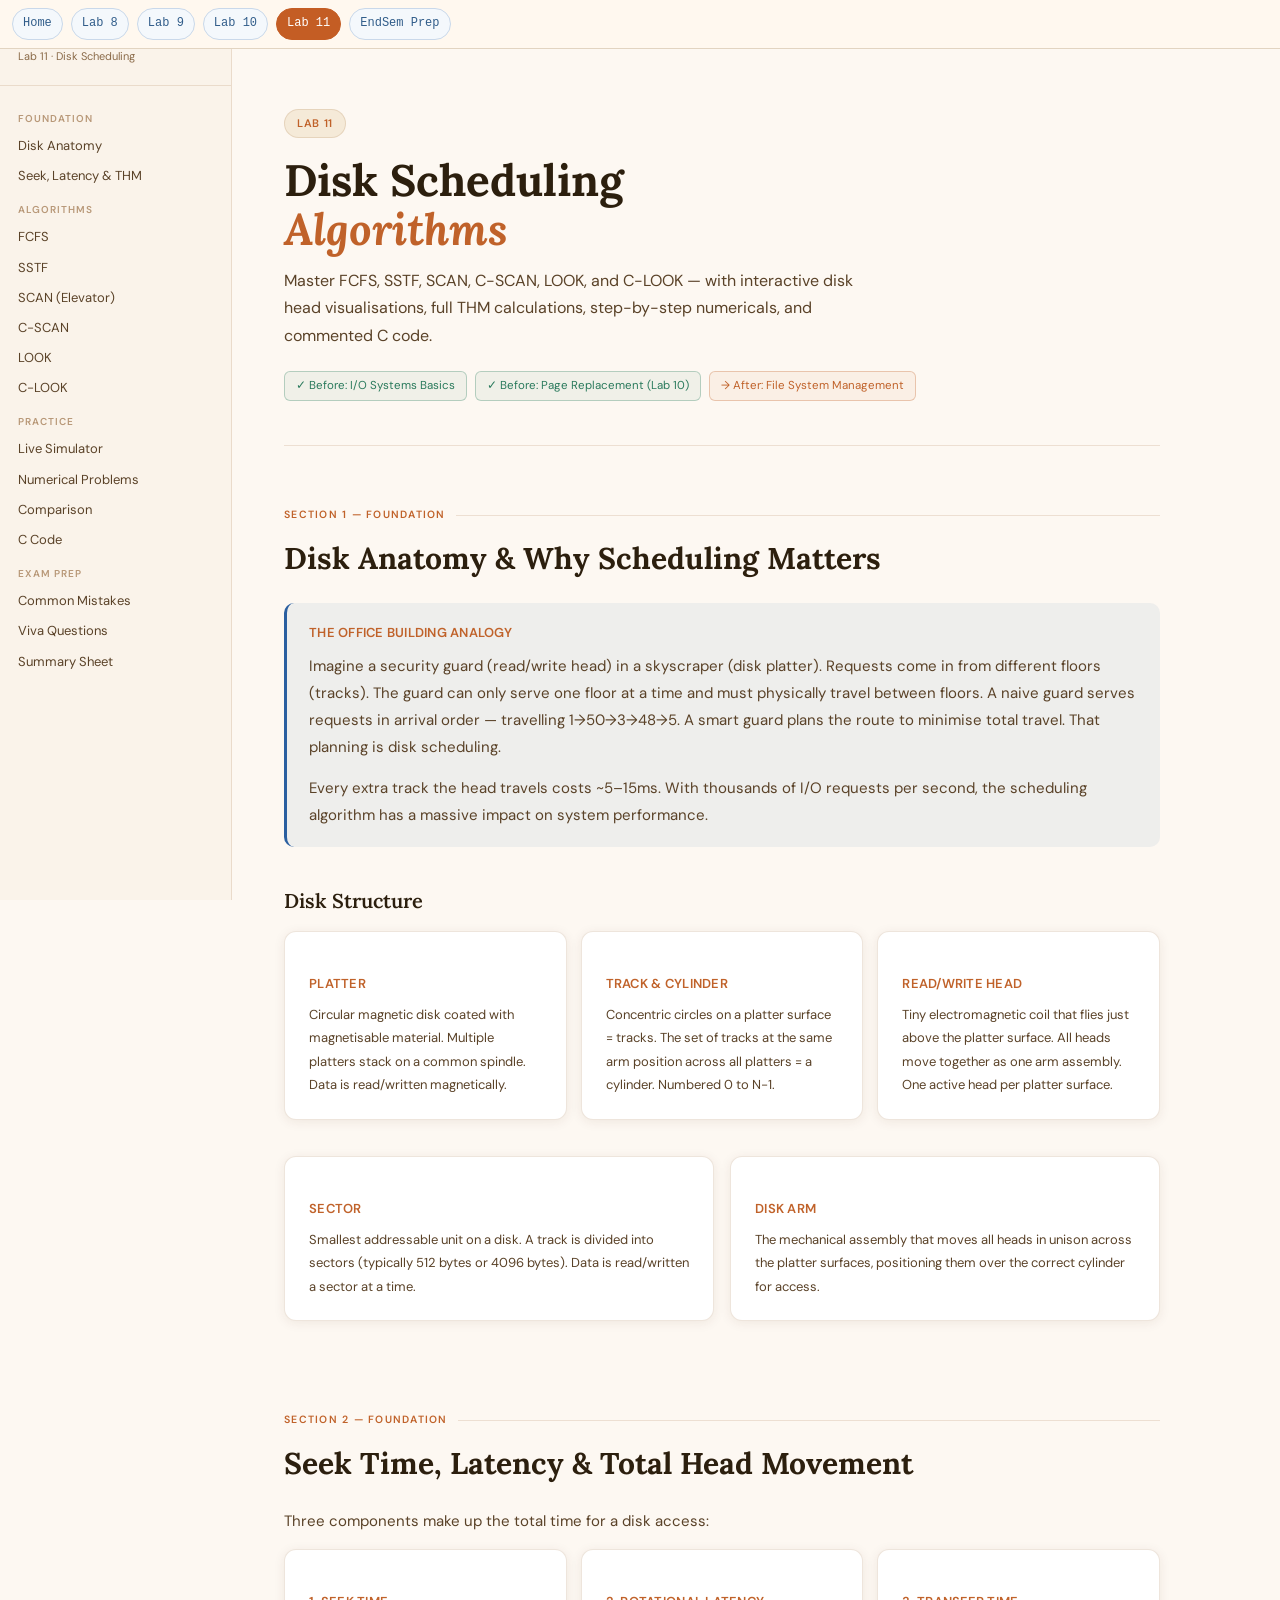
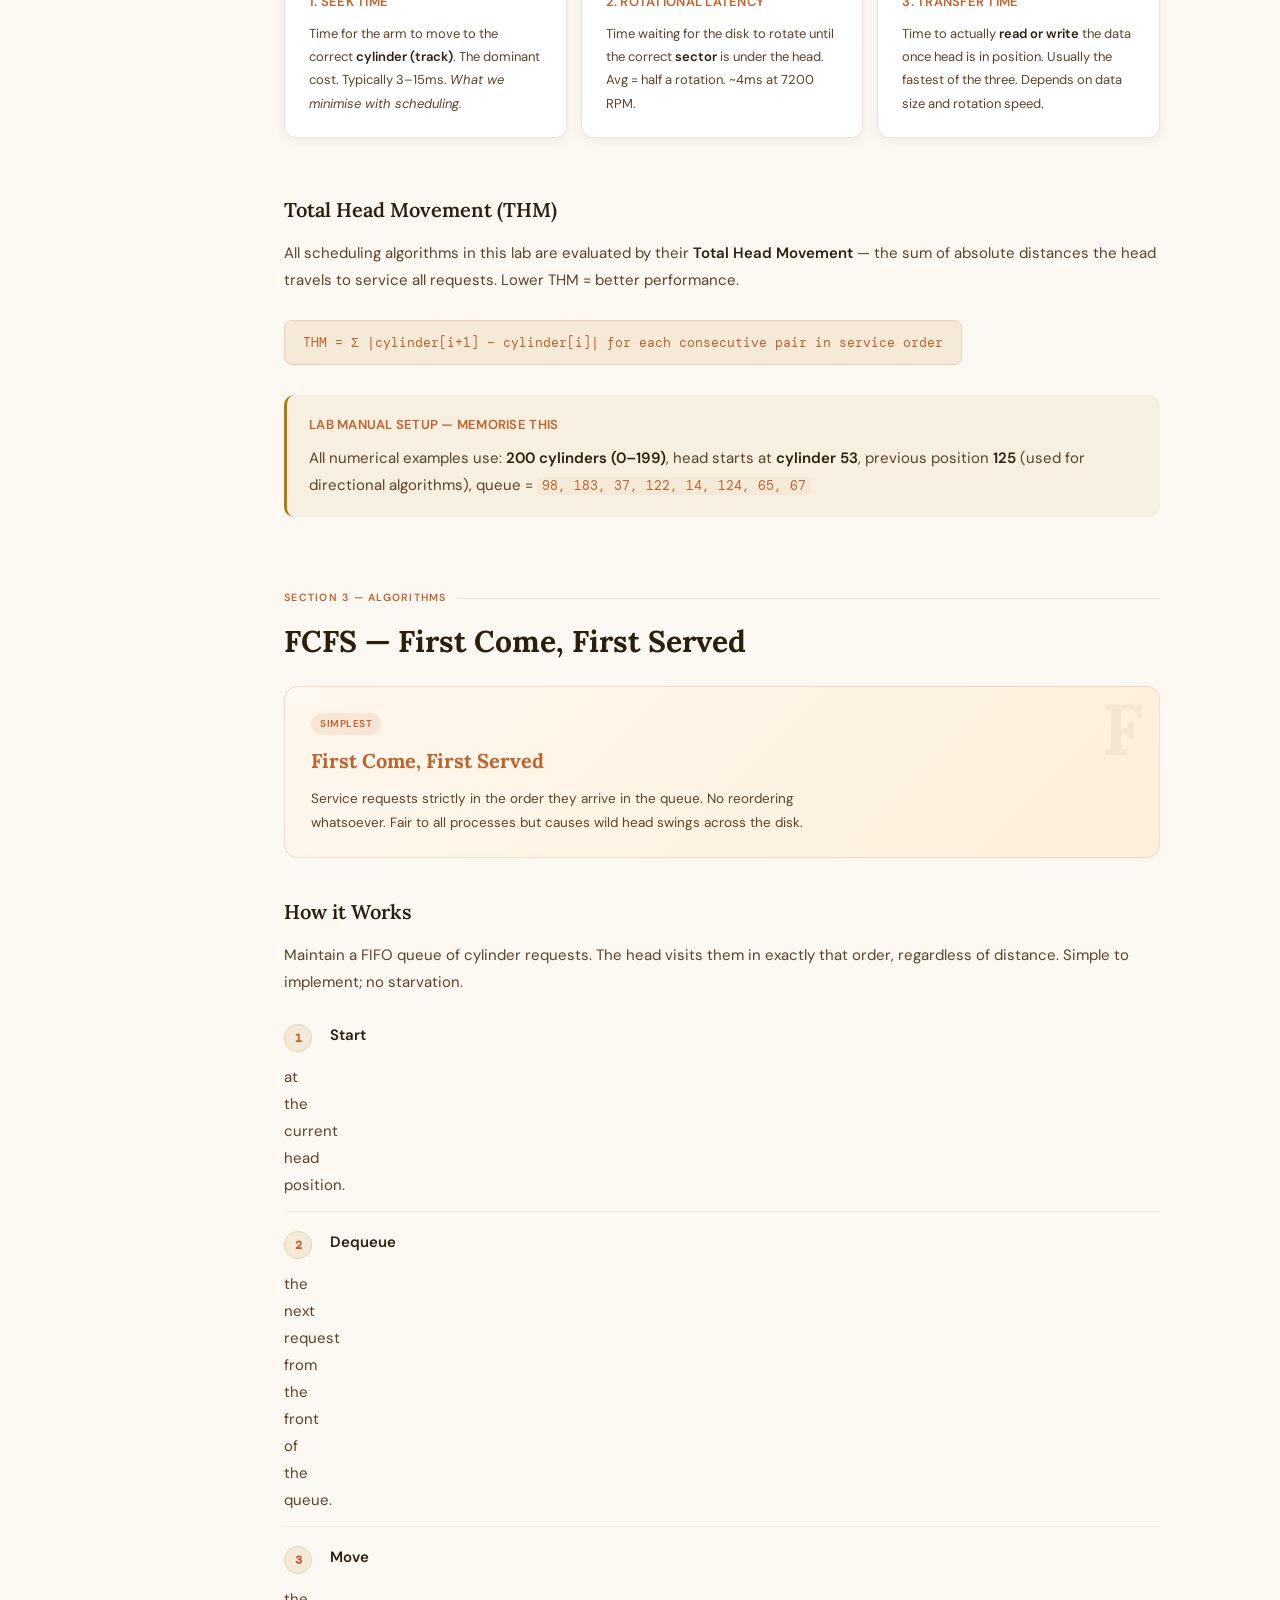
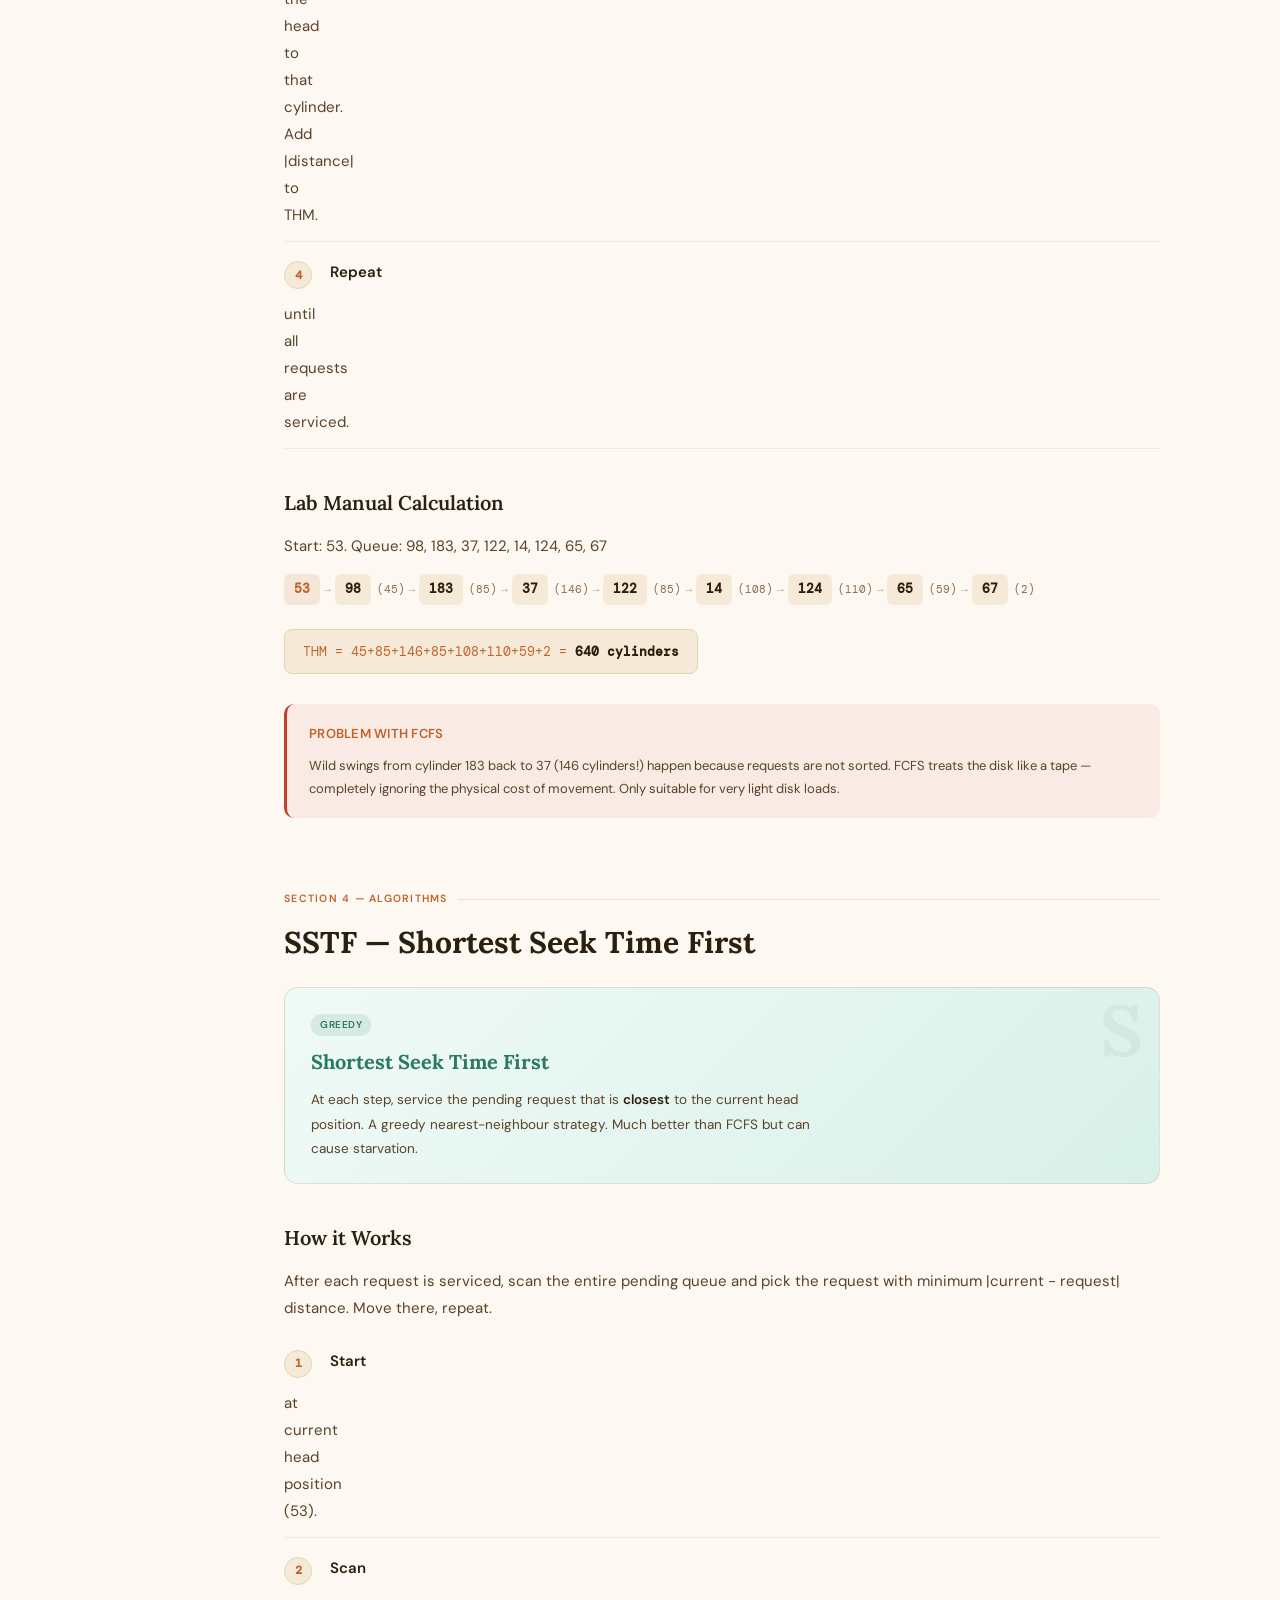
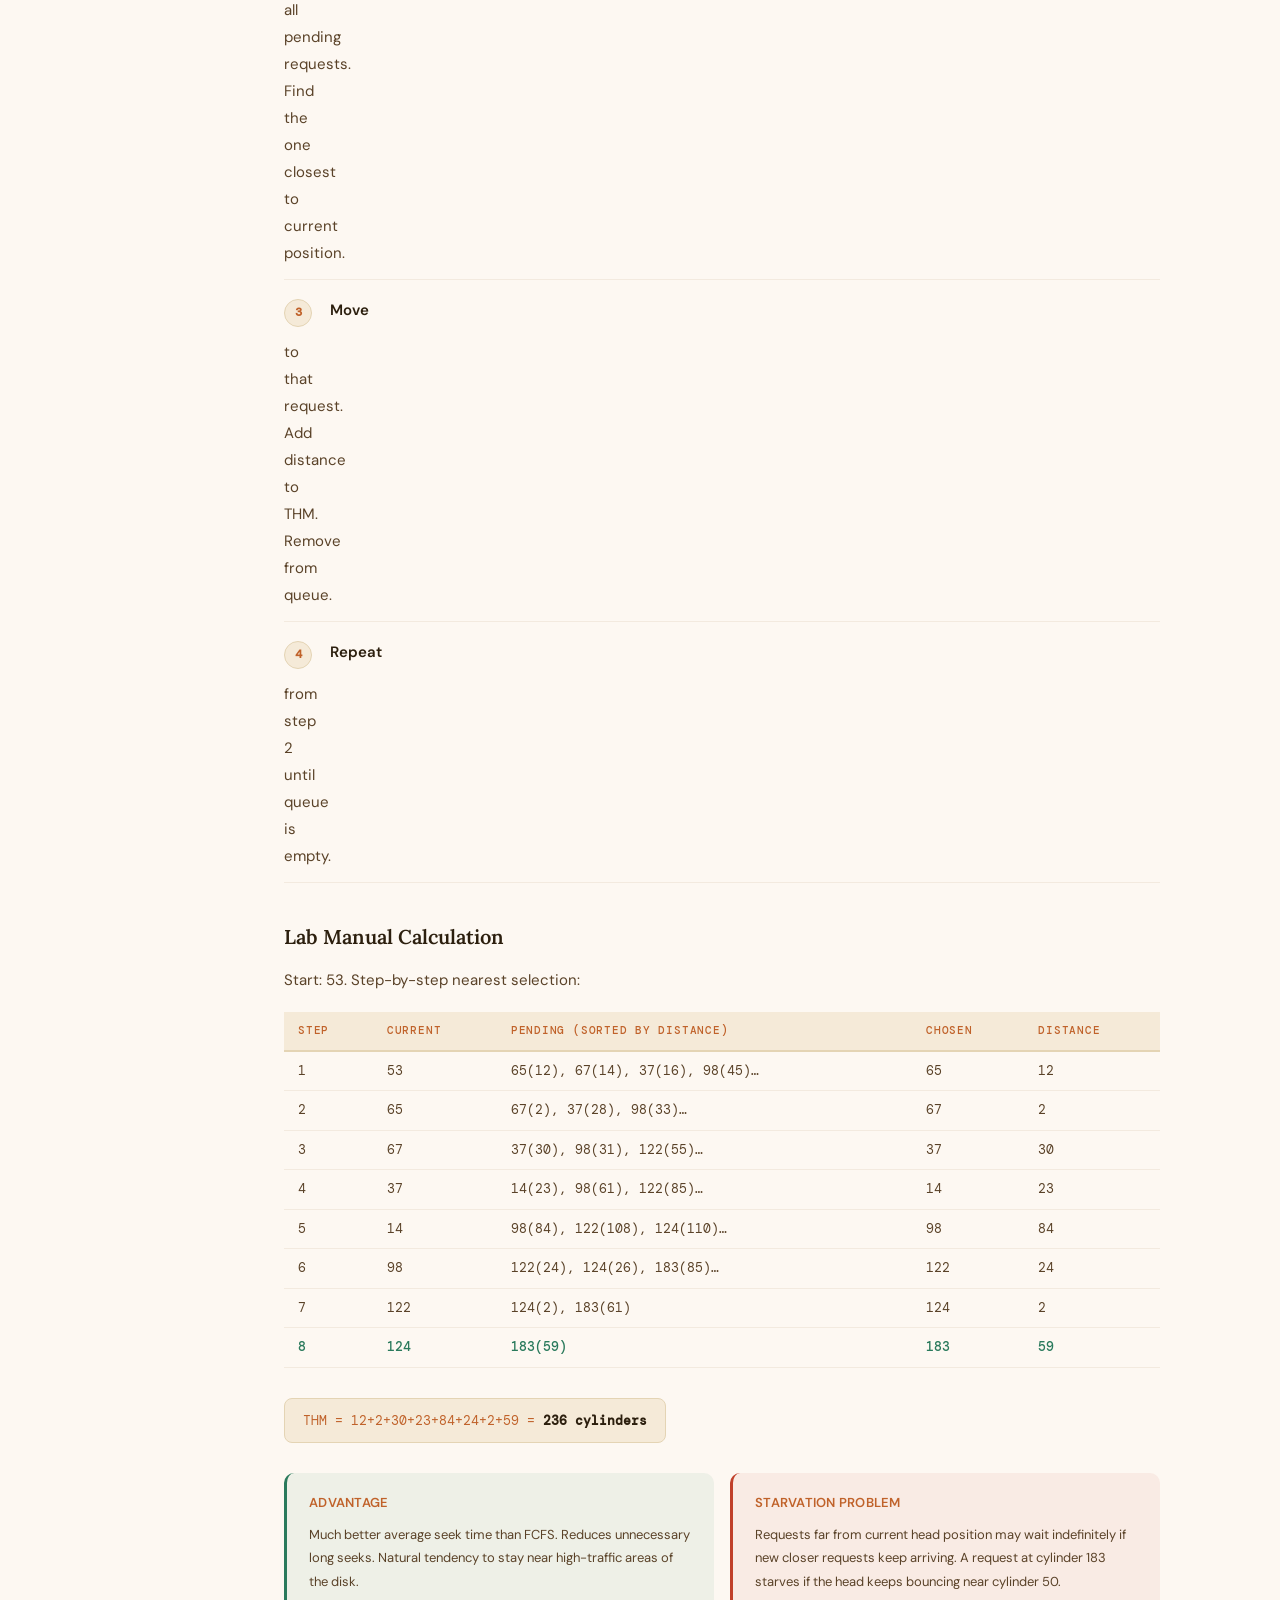
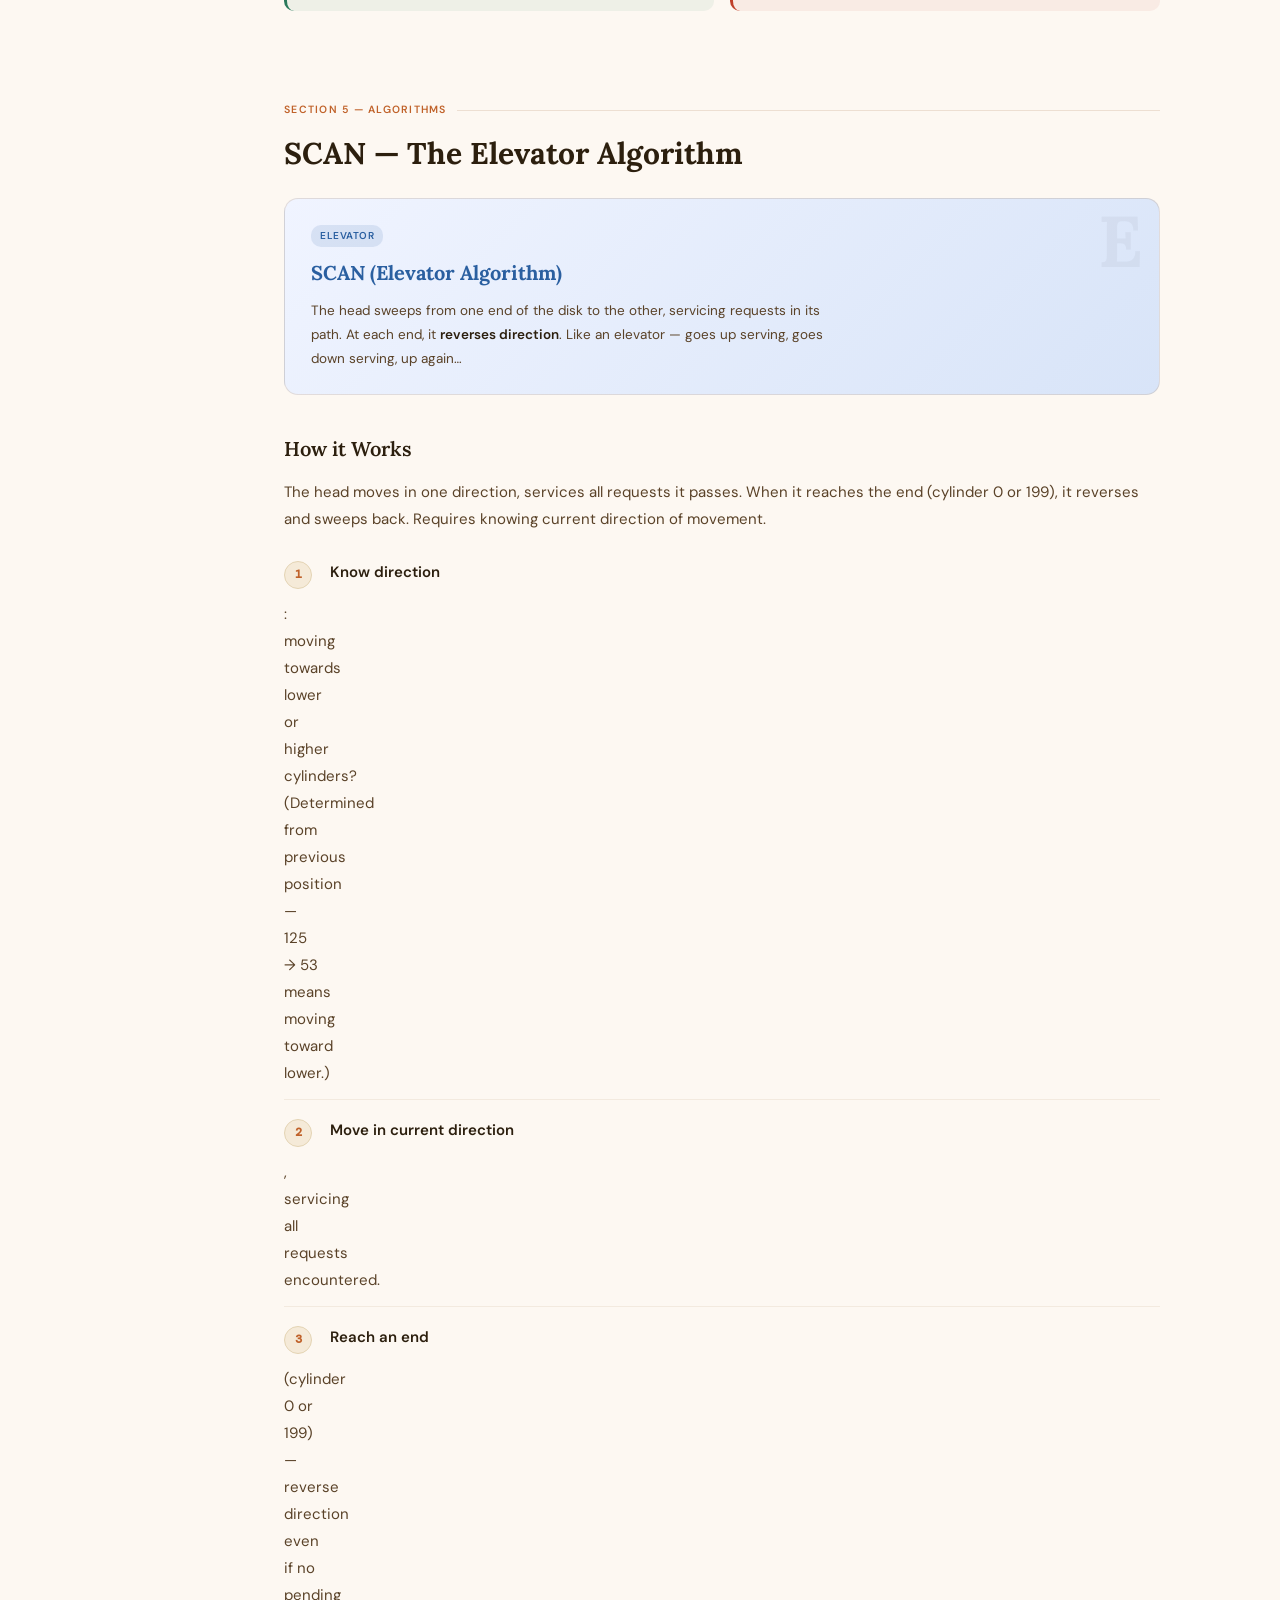
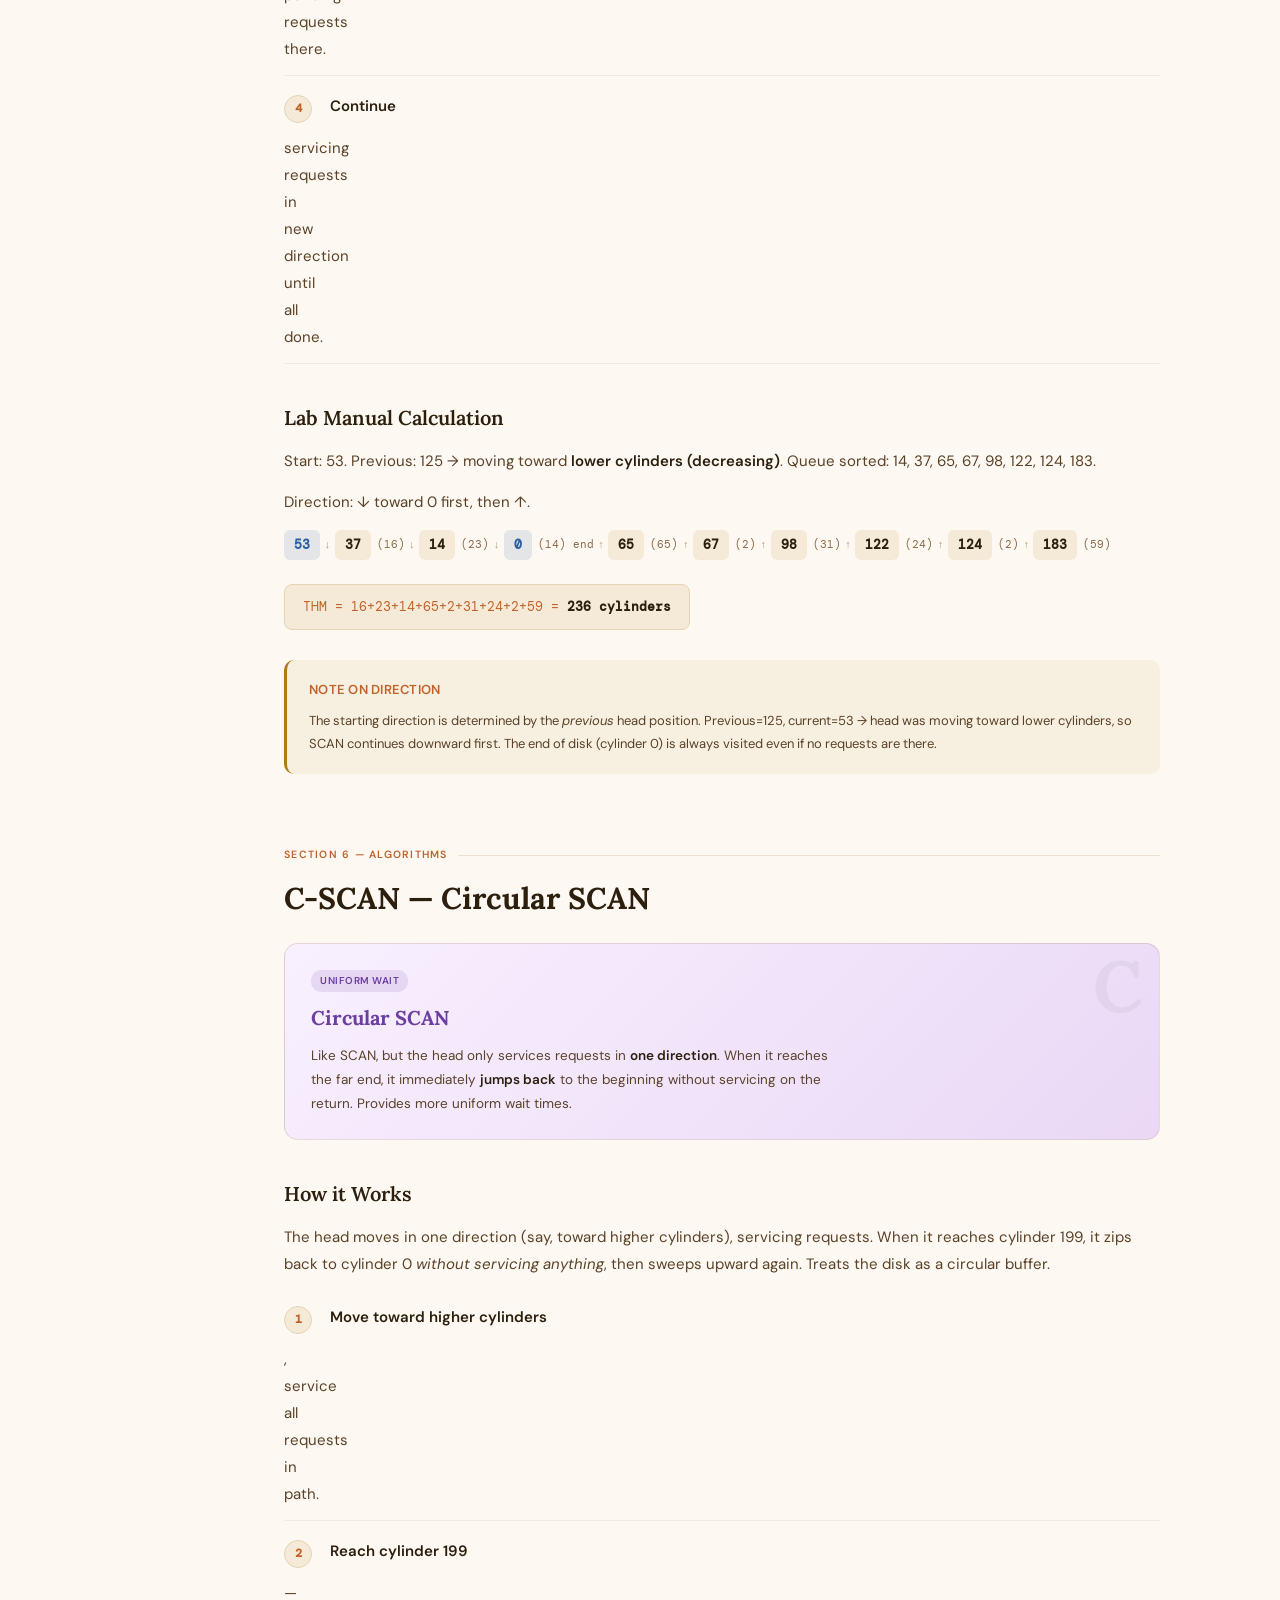
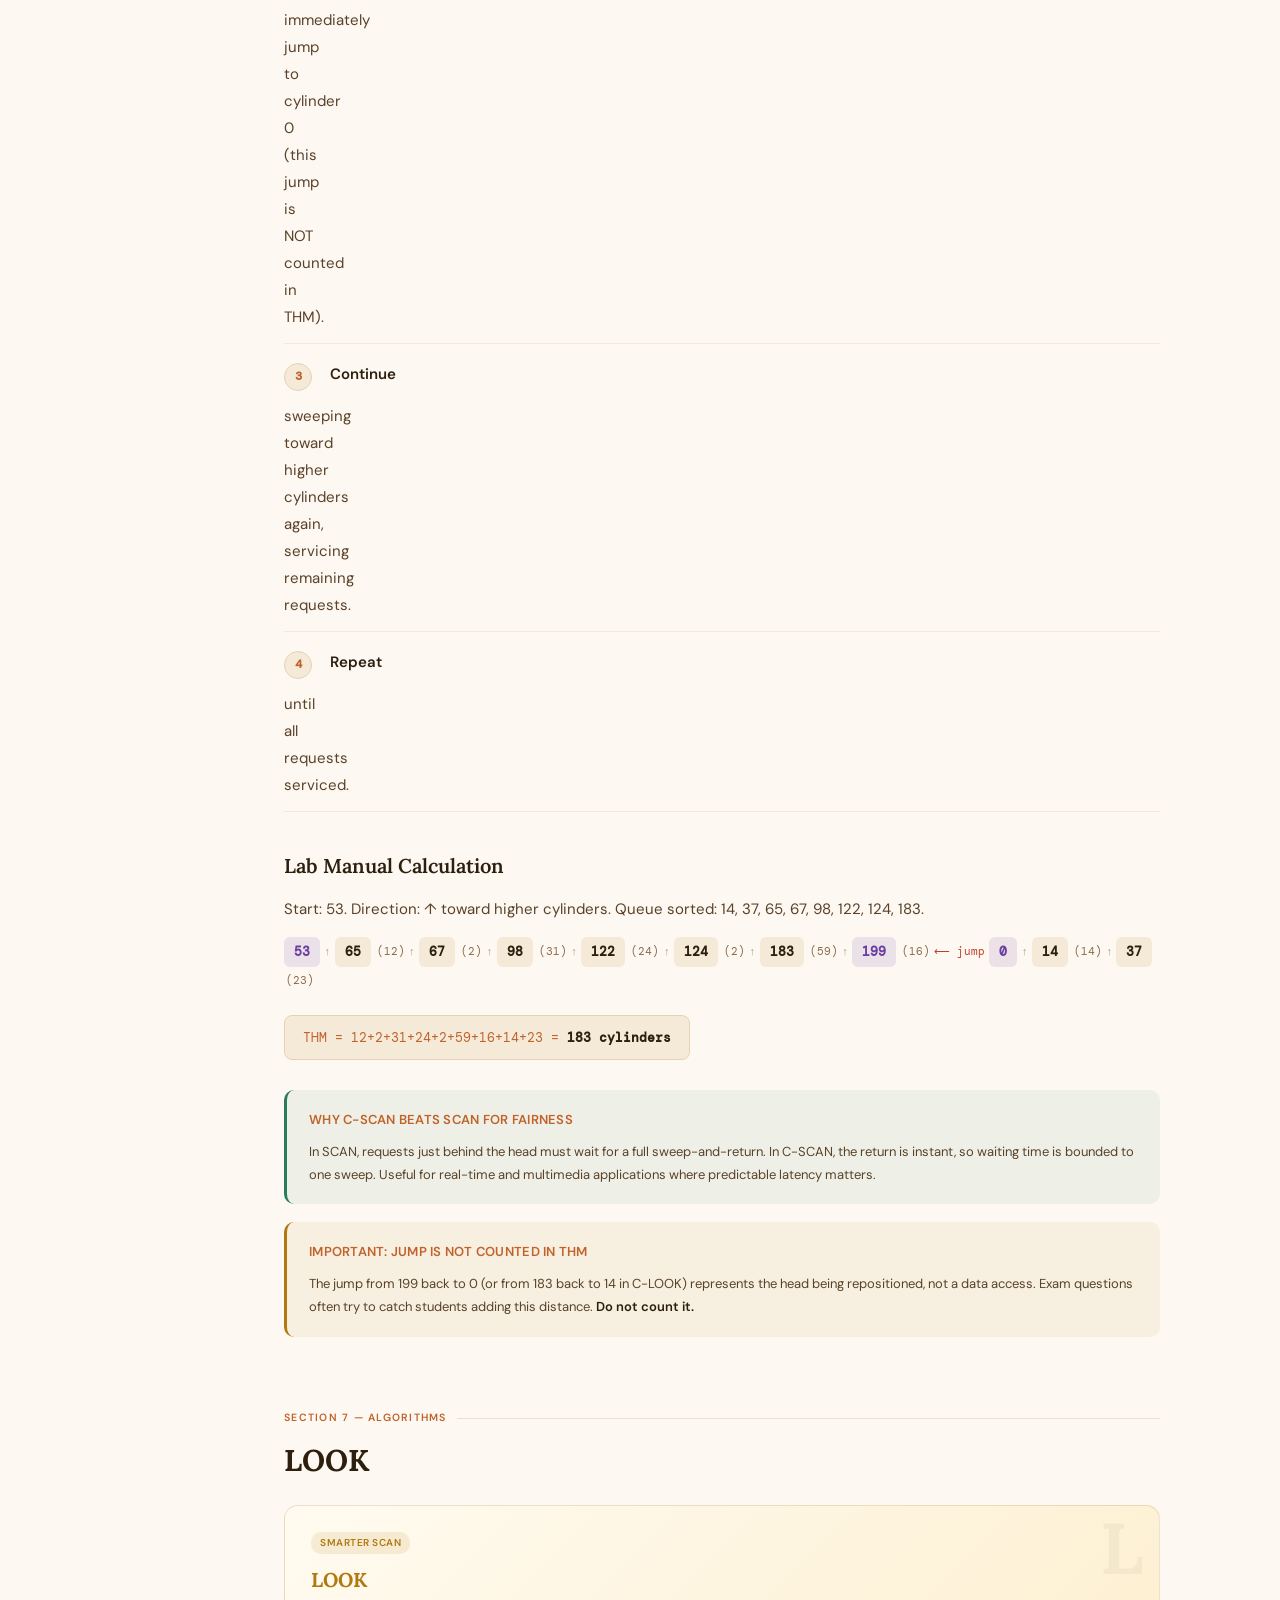
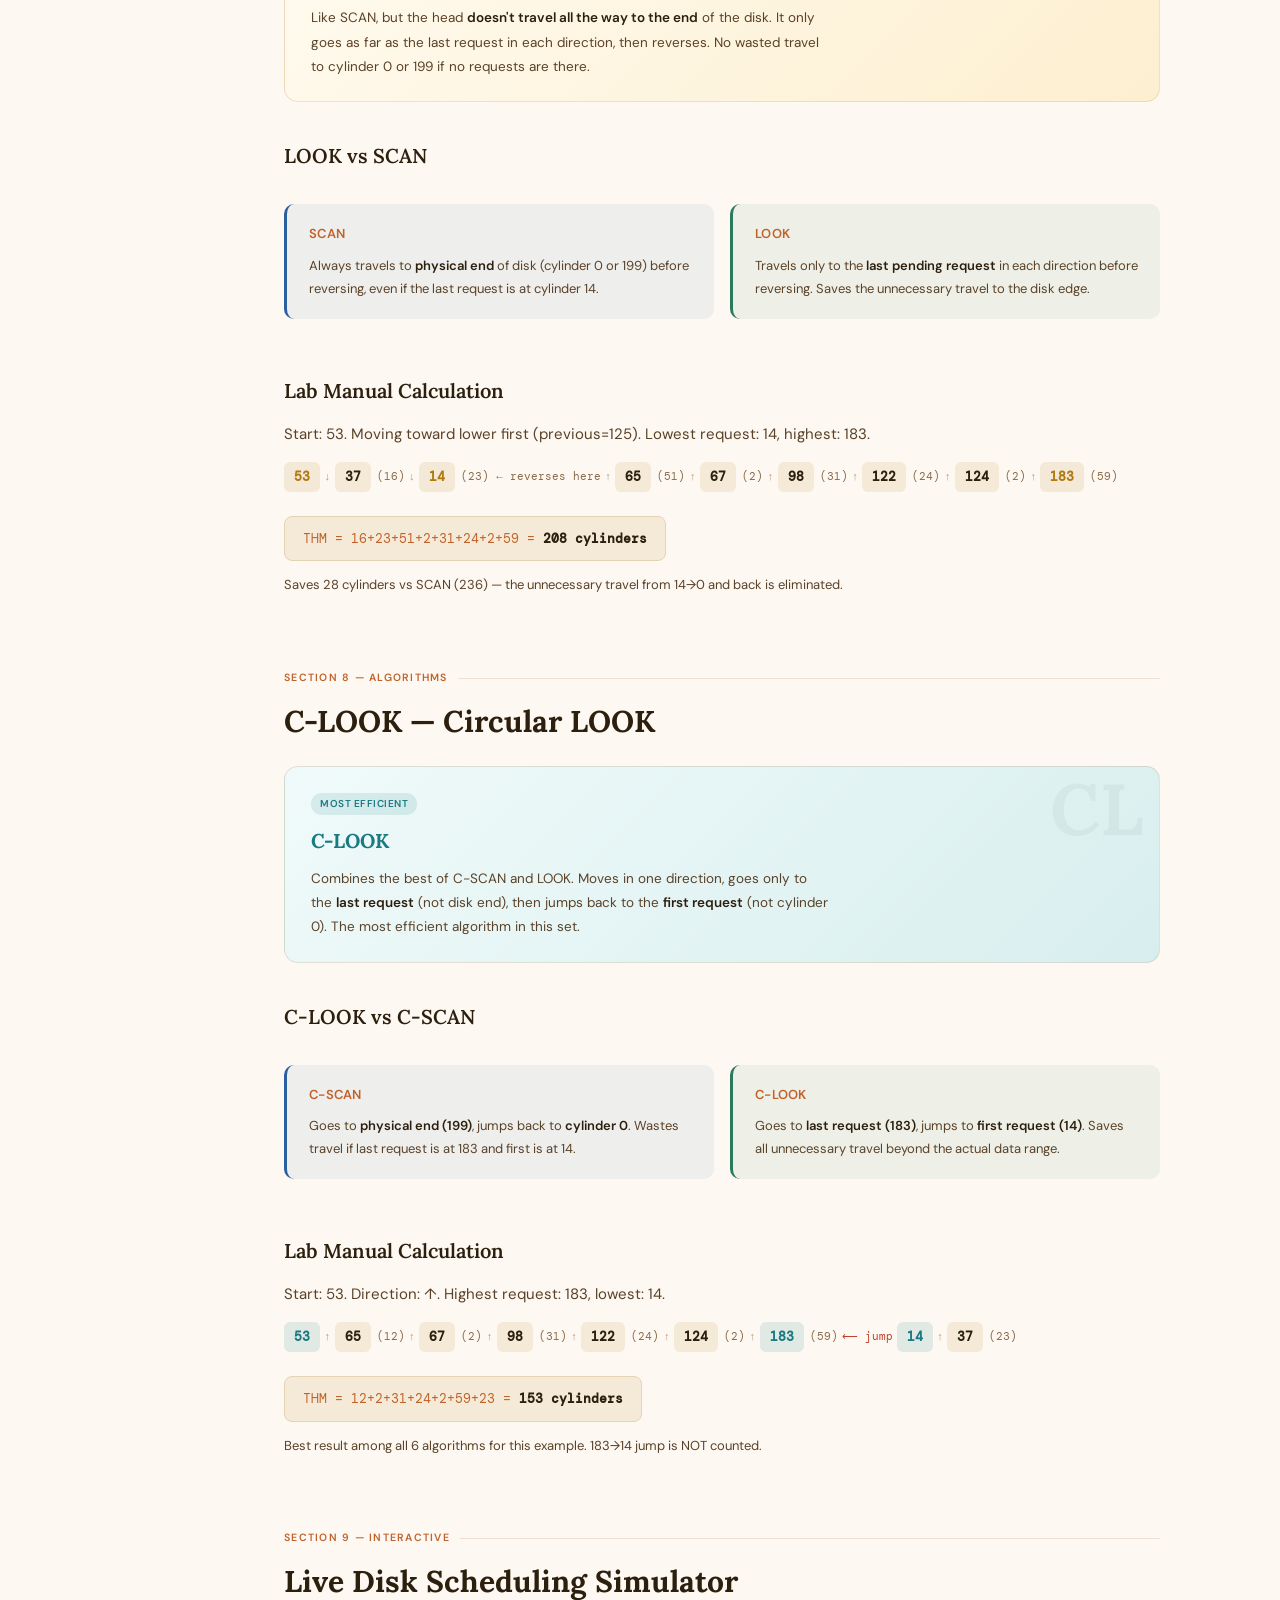
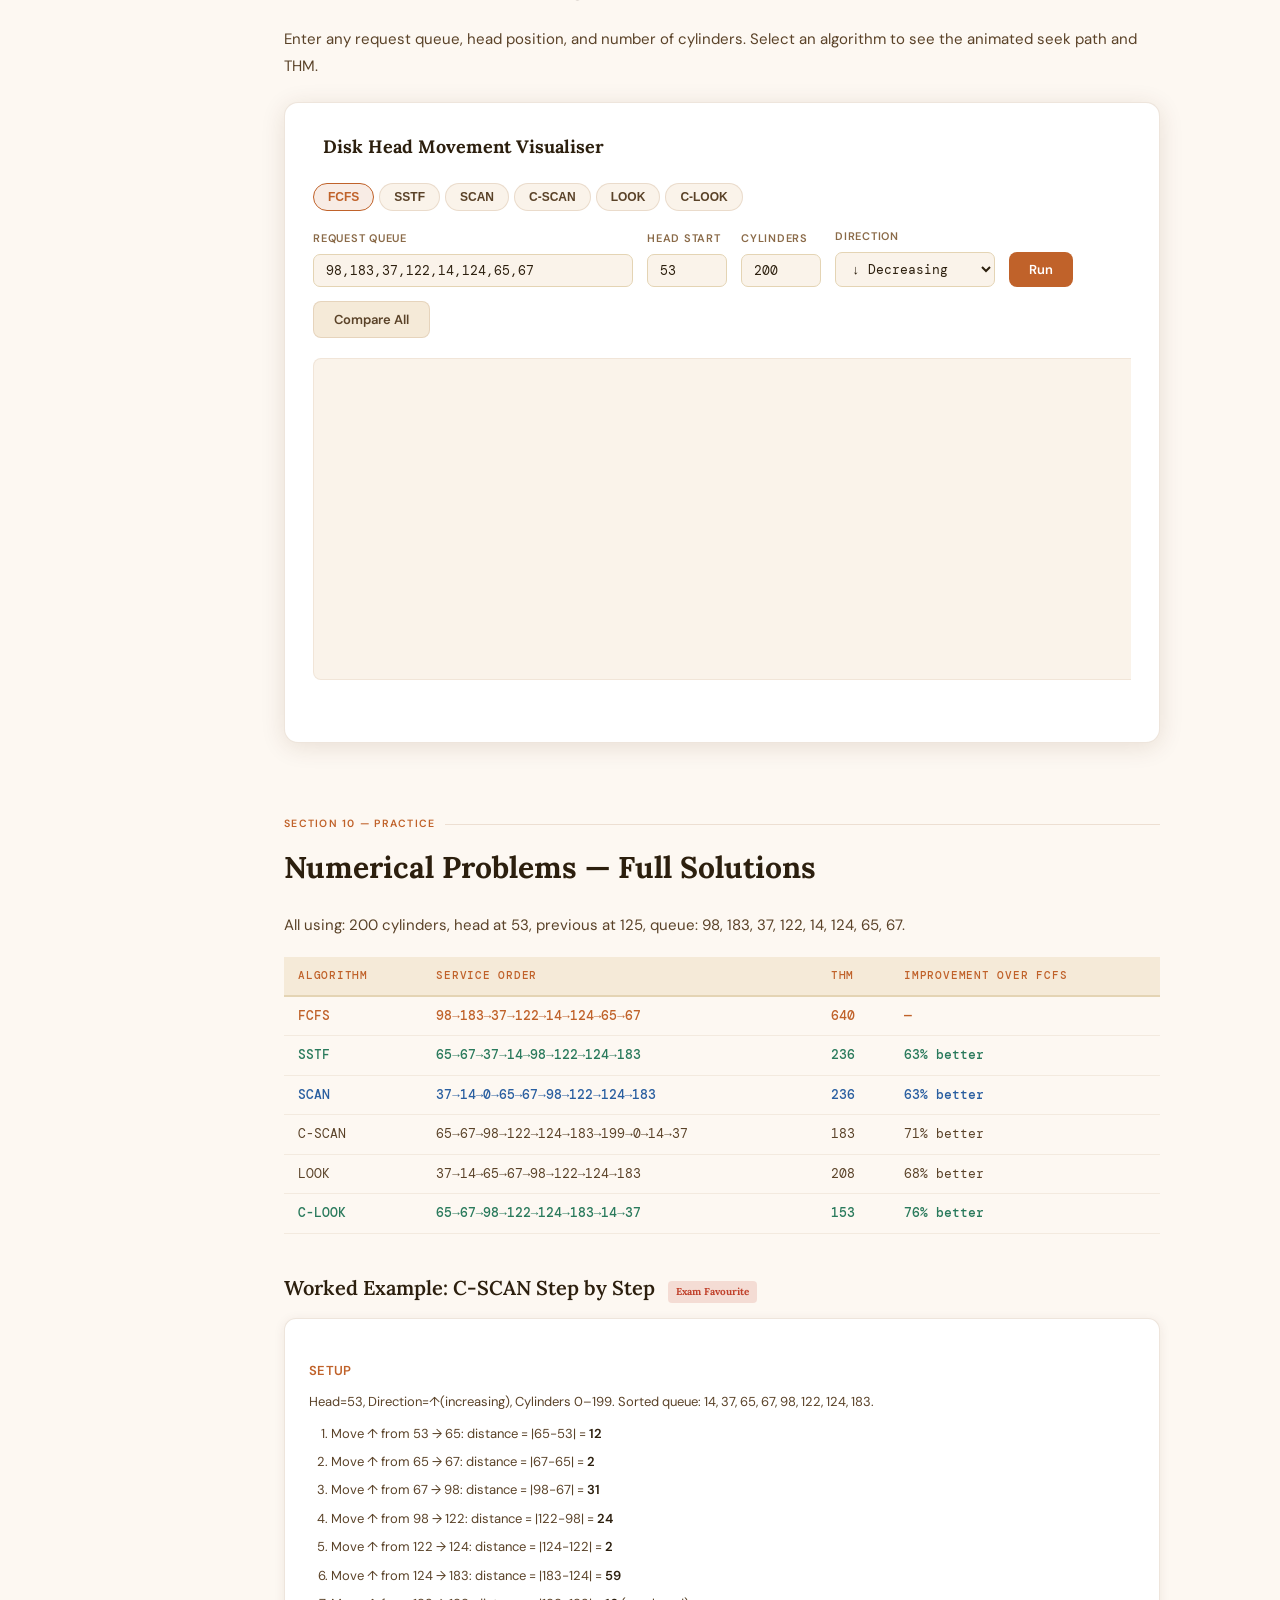
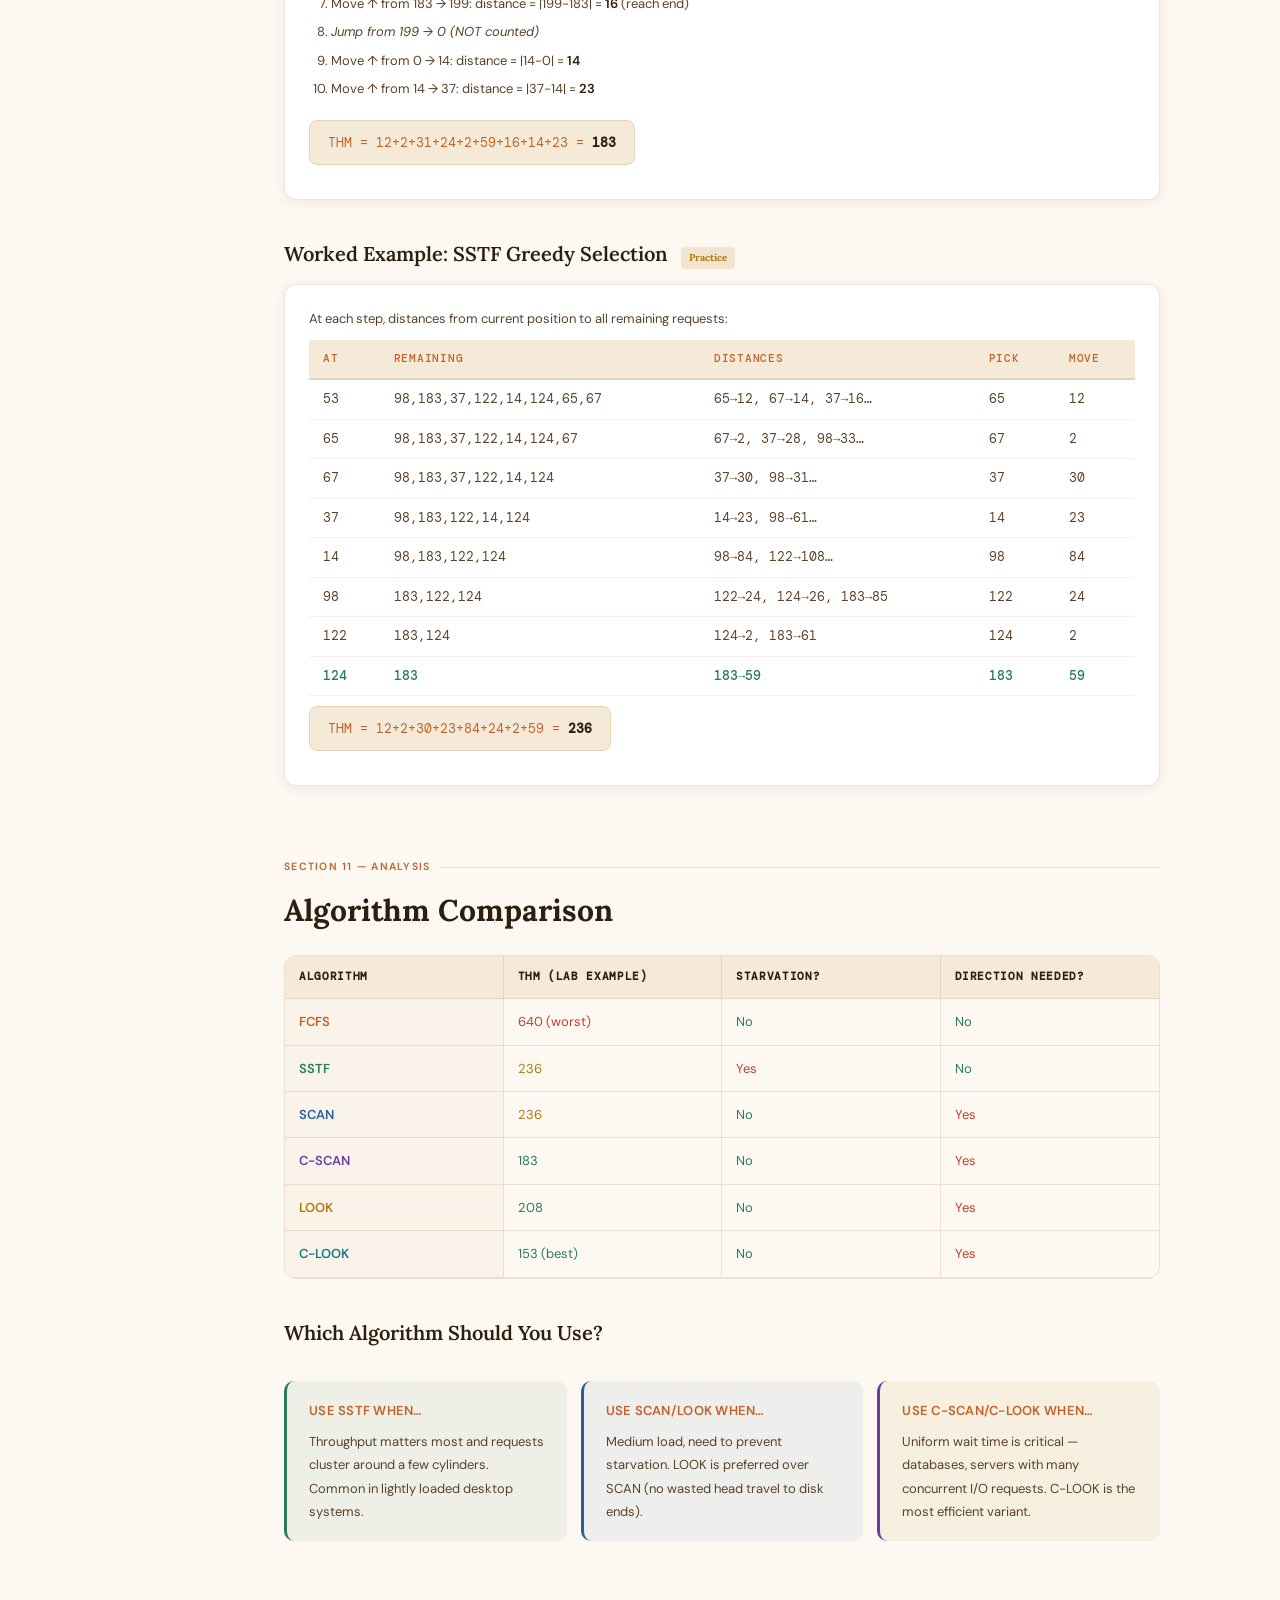
<file: lab11_disk_scheduling.html>
<!DOCTYPE html>
<html lang="en">
<head>
<meta charset="UTF-8">
<meta name="viewport" content="width=device-width, initial-scale=1.0">
<title>Lab 11 – Disk Scheduling Algorithms | OS Study Guide</title>
<link href="https://fonts.googleapis.com/css2?family=Lora:ital,wght@0,400;0,600;0,700;1,400&family=DM+Sans:wght@400;500;600&family=DM+Mono:wght@400;500&display=swap" rel="stylesheet">
<link rel="stylesheet" href="common.css">
<style>
:root {
  --bg:      #fdf8f2;
  --bg2:     #faf3ea;
  --bg3:     #f5ead8;
  --bg4:     #ede0c8;
  --bg5:     #e4d4b4;
  --ink:     #2c1f0e;
  --ink2:    #5a4228;
  --ink3:    #8a6a48;
  --ink4:    #b89878;
  --accent:  #c0622a;
  --accent2: #e08040;
  --green:   #2a7a5c;
  --blue:    #2a5fa0;
  --red:     #c0402a;
  --yellow:  #b07a10;
  --purple:  #6b3fa0;
  --teal:    #1a7a82;
  --border:  rgba(160,110,60,0.18);
  --border2: rgba(160,110,60,0.10);
  --shadow:  0 2px 12px rgba(80,40,10,0.08);
  --shadow2: 0 4px 24px rgba(80,40,10,0.12);
  --mono:    'DM Mono', monospace;
  --sans:    'DM Sans', sans-serif;
  --serif:   'Lora', serif;

  /* algo colours */
  --fcfs-c:   #c0622a;
  --sstf-c:   #2a7a5c;
  --scan-c:   #2a5fa0;
  --cscan-c:  #6b3fa0;
  --look-c:   #b07a10;
  --clook-c:  #1a7a82;
}
*,*::before,*::after{box-sizing:border-box;margin:0;padding:0;}
html{scroll-behavior:smooth;}
body{font-family:var(--sans);background:var(--bg);color:var(--ink);line-height:1.8;font-size:15px;}

/* NAV */
nav{position:fixed;top:0;left:0;width:232px;height:100vh;background:var(--bg2);border-right:1px solid var(--border);overflow-y:auto;z-index:100;padding:20px 0 40px;scrollbar-width:thin;scrollbar-color:var(--bg5) transparent;}
.nav-logo{padding:0 18px 18px;border-bottom:1px solid var(--border);margin-bottom:14px;}
.nav-logo-title{font-family:var(--serif);font-size:14px;font-weight:700;color:var(--accent);}
.nav-logo-sub{font-size:11px;color:var(--ink3);margin-top:2px;}
.nav-group{font-size:10px;font-weight:600;color:var(--ink4);padding:10px 18px 3px;letter-spacing:.1em;text-transform:uppercase;}
nav a{display:block;padding:6px 18px 6px 16px;color:var(--ink2);text-decoration:none;font-size:13px;border-left:2px solid transparent;transition:all .15s;line-height:1.4;}
nav a:hover{color:var(--accent);background:var(--bg3);border-left-color:var(--accent2);}
nav a.active{color:var(--accent);border-left-color:var(--accent);background:var(--bg3);font-weight:500;}

/* PROGRESS */
.prog-bar{position:fixed;top:0;left:232px;right:0;height:3px;background:var(--bg4);z-index:200;}
.prog-fill{height:100%;background:var(--accent);width:0%;transition:width .1s;}

/* MAIN */
main{margin-left:232px;padding:0 52px 100px;max-width:980px;}

/* HERO */
.hero{padding:60px 0 44px;border-bottom:1px solid var(--border);margin-bottom:60px;}
.lab-badge{display:inline-flex;align-items:center;gap:6px;background:var(--bg3);border:1px solid var(--border);color:var(--accent);font-size:11px;font-weight:600;padding:4px 12px;border-radius:20px;margin-bottom:18px;letter-spacing:.06em;text-transform:uppercase;}
.hero h1{font-family:var(--serif);font-size:44px;font-weight:700;line-height:1.1;color:var(--ink);margin-bottom:14px;}
.hero h1 em{font-style:italic;color:var(--accent);}
.hero-desc{color:var(--ink2);font-size:16px;max-width:580px;line-height:1.7;}
.tag-row{display:flex;flex-wrap:wrap;gap:8px;margin-top:22px;}
.tag{font-size:11.5px;padding:4px 11px;border-radius:6px;border:1px solid var(--border);color:var(--ink3);background:var(--bg2);}
.tag.before{border-color:rgba(42,122,92,.3);color:var(--green);background:rgba(42,122,92,.06);}
.tag.after{border-color:rgba(192,98,42,.3);color:var(--accent);background:rgba(192,98,42,.06);}

/* SECTIONS */
section{margin-bottom:72px;scroll-margin-top:24px;}
.eyebrow{font-size:10.5px;font-weight:600;letter-spacing:.12em;text-transform:uppercase;color:var(--accent);margin-bottom:6px;display:flex;align-items:center;gap:10px;}
.eyebrow::after{content:'';flex:1;height:1px;background:var(--border);}
h2{font-family:var(--serif);font-size:30px;font-weight:700;margin-bottom:18px;color:var(--ink);}
h3{font-family:var(--serif);font-size:20px;font-weight:600;margin:36px 0 12px;color:var(--ink);}
h4{font-family:var(--sans);font-size:13px;font-weight:600;color:var(--accent);margin:18px 0 8px;letter-spacing:.02em;text-transform:uppercase;}
p{color:var(--ink2);margin-bottom:14px;}
ul,ol{color:var(--ink2);padding-left:22px;margin-bottom:14px;}
li{margin-bottom:5px;}
strong{color:var(--ink);font-weight:600;}
code{font-family:var(--mono);font-size:12.5px;color:var(--accent);background:var(--bg3);padding:1px 5px;border-radius:4px;}

/* CARDS */
.card{background:#fff;border:1px solid var(--border);border-radius:12px;padding:22px 24px;margin-bottom:18px;box-shadow:var(--shadow);}
.two-col{display:grid;grid-template-columns:1fr 1fr;gap:16px;margin-bottom:18px;}
.three-col{display:grid;grid-template-columns:1fr 1fr 1fr;gap:14px;margin-bottom:18px;}

/* CALLOUT */
.callout{border-radius:10px;padding:18px 22px;margin:18px 0;border-left:3px solid;}
.callout.info{background:rgba(42,95,160,.07);border-color:var(--blue);}
.callout.warn{background:rgba(176,122,16,.08);border-color:var(--yellow);}
.callout.danger{background:rgba(192,64,42,.07);border-color:var(--red);}
.callout.success{background:rgba(42,122,92,.07);border-color:var(--green);}
.callout h4{margin-top:0;}
.callout p:last-child{margin-bottom:0;}

/* ALGO HERO CARDS */
.algo-card{border-radius:14px;padding:22px 26px;margin-bottom:20px;position:relative;overflow:hidden;border:1px solid var(--border);}
.algo-card::before{content:attr(data-bg);position:absolute;right:16px;top:6px;font-family:var(--serif);font-size:72px;font-weight:700;color:rgba(0,0,0,.04);line-height:1;pointer-events:none;user-select:none;}
.ac-fcfs{background:linear-gradient(135deg,#fff8f0,#fdefd8);}
.ac-sstf{background:linear-gradient(135deg,#f0faf6,#d8f0e8);}
.ac-scan{background:linear-gradient(135deg,#f0f4ff,#d8e4f8);}
.ac-cscan{background:linear-gradient(135deg,#f8f0ff,#ead8f5);}
.ac-look{background:linear-gradient(135deg,#fffbf0,#fdefd0);}
.ac-clook{background:linear-gradient(135deg,#f0fafa,#d8eeee);}
.algo-name{font-family:var(--serif);font-size:20px;font-weight:700;margin-bottom:4px;}
.ac-fcfs  .algo-name{color:var(--fcfs-c);}
.ac-sstf  .algo-name{color:var(--sstf-c);}
.ac-scan  .algo-name{color:var(--scan-c);}
.ac-cscan .algo-name{color:var(--cscan-c);}
.ac-look  .algo-name{color:var(--look-c);}
.ac-clook .algo-name{color:var(--clook-c);}
.algo-badge{display:inline-block;font-size:10px;font-weight:600;padding:2px 9px;border-radius:10px;margin-bottom:8px;letter-spacing:.05em;text-transform:uppercase;}
.ac-fcfs  .algo-badge{background:rgba(192,98,42,.12);color:var(--fcfs-c);}
.ac-sstf  .algo-badge{background:rgba(42,122,92,.12);color:var(--sstf-c);}
.ac-scan  .algo-badge{background:rgba(42,95,160,.12);color:var(--scan-c);}
.ac-cscan .algo-badge{background:rgba(107,63,160,.12);color:var(--cscan-c);}
.ac-look  .algo-badge{background:rgba(176,122,16,.12);color:var(--look-c);}
.ac-clook .algo-badge{background:rgba(26,122,130,.12);color:var(--clook-c);}

/* STEPS */
.steps{counter-reset:s;list-style:none;padding:0;}
.steps li{counter-increment:s;display:grid;grid-template-columns:34px 1fr;gap:12px;padding:12px 0;border-bottom:1px solid var(--border2);align-items:start;}
.steps li::before{content:counter(s);width:28px;height:28px;border-radius:50%;background:var(--bg3);border:1.5px solid var(--bg5);color:var(--accent);font-size:12px;font-weight:700;display:flex;align-items:center;justify-content:center;flex-shrink:0;margin-top:2px;font-family:var(--mono);}

/* CODE */
.code-wrap{position:relative;margin:18px 0;}
.lang-tag{position:absolute;top:0;right:14px;font-size:10px;font-family:var(--mono);font-weight:500;background:var(--accent);color:#fff;padding:2px 9px;border-radius:0 0 6px 6px;letter-spacing:.04em;text-transform:uppercase;}
pre{background:#2c1f0e;color:#f0e6d6;border-radius:10px;padding:22px 20px;overflow-x:auto;font-family:var(--mono);font-size:12.5px;line-height:1.75;tab-size:4;}
.kw{color:#e8a87c;} .fn{color:#7ec8a4;} .str{color:#c8e87a;} .num{color:#f0c070;} .cm{color:#806850;font-style:italic;} .ty{color:#f0a060;} .op{color:#c8d8e8;}

/* TABLES */
.tbl-wrap{overflow-x:auto;margin:18px 0;}
table{width:100%;border-collapse:collapse;font-size:13px;}
th{background:var(--bg3);color:var(--accent);font-family:var(--mono);font-size:11px;font-weight:500;text-transform:uppercase;letter-spacing:.07em;padding:9px 14px;text-align:left;border-bottom:2px solid var(--bg5);}
td{padding:8px 14px;border-bottom:1px solid var(--border2);color:var(--ink2);font-family:var(--mono);font-size:12.5px;}
tr:hover td{background:var(--bg2);}
tr.hl  td{color:var(--green);font-weight:500;}
tr.hl2 td{color:var(--accent);font-weight:500;}
tr.hl3 td{color:var(--blue);font-weight:500;}

/* FORMULA */
.formula{background:var(--bg3);border:1px solid var(--bg5);border-radius:8px;padding:10px 18px;font-family:var(--mono);font-size:13px;color:var(--accent);margin:12px 0;display:inline-block;}

/* DISK VISUALIZER */
.sim-wrap{background:#fff;border:1px solid var(--border);border-radius:14px;padding:28px;box-shadow:var(--shadow2);margin:22px 0;}
.sim-title{font-family:var(--serif);font-size:18px;font-weight:700;color:var(--ink);margin-bottom:20px;display:flex;align-items:center;gap:10px;}
.sim-title span{font-size:22px;}
.controls{display:flex;flex-wrap:wrap;gap:14px;margin-bottom:20px;align-items:flex-end;}
.ctrl-group{display:flex;flex-direction:column;gap:5px;}
.ctrl-label{font-size:11px;font-weight:600;color:var(--ink3);text-transform:uppercase;letter-spacing:.07em;}
input[type="text"],input[type="number"],select{background:var(--bg2);border:1.5px solid var(--bg5);border-radius:7px;padding:7px 12px;font-family:var(--mono);font-size:13px;color:var(--ink);outline:none;transition:border-color .15s;}
input[type="text"]{width:320px;}
input[type="number"]{width:80px;}
select{width:160px;cursor:pointer;}
input:focus,select:focus{border-color:var(--accent2);}
.btn{padding:9px 20px;border-radius:8px;cursor:pointer;font-family:var(--sans);font-size:13px;font-weight:600;border:none;transition:all .15s;}
.btn-primary{background:var(--accent);color:#fff;}
.btn-primary:hover{background:var(--accent2);}
.btn-secondary{background:var(--bg3);color:var(--ink2);border:1px solid var(--border);}
.btn-secondary:hover{background:var(--bg4);}

/* DISK TRACK VISUALIZATION */
.disk-canvas-wrap{margin-top:20px;overflow-x:auto;}
canvas{display:block;border-radius:8px;background:var(--bg2);border:1px solid var(--border2);}
.stat-row{display:flex;gap:16px;margin-top:18px;flex-wrap:wrap;}
.stat-chip{background:var(--bg2);border:1px solid var(--border);border-radius:8px;padding:10px 18px;}
.stat-chip .val{font-size:24px;font-weight:700;font-family:var(--serif);color:var(--accent);}
.stat-chip .lbl{font-size:11px;color:var(--ink3);margin-top:1px;}
.stat-chip.green .val{color:var(--green);}
.stat-chip.blue  .val{color:var(--blue);}

/* ALGO TABS */
.atabs{display:flex;gap:5px;flex-wrap:wrap;margin-bottom:16px;}
.atab{padding:6px 14px;border-radius:20px;cursor:pointer;font-size:12px;font-weight:600;border:1.5px solid var(--border);background:var(--bg2);color:var(--ink2);transition:all .15s;}
.atab:hover{border-color:var(--accent2);color:var(--accent);}
.atab.sel-fcfs{background:rgba(192,98,42,.12);border-color:var(--fcfs-c);color:var(--fcfs-c);}
.atab.sel-sstf{background:rgba(42,122,92,.12);border-color:var(--sstf-c);color:var(--sstf-c);}
.atab.sel-scan{background:rgba(42,95,160,.12);border-color:var(--scan-c);color:var(--scan-c);}
.atab.sel-cscan{background:rgba(107,63,160,.12);border-color:var(--cscan-c);color:var(--cscan-c);}
.atab.sel-look{background:rgba(176,122,16,.12);border-color:var(--look-c);color:var(--look-c);}
.atab.sel-clook{background:rgba(26,122,130,.12);border-color:var(--clook-c);color:var(--clook-c);}

/* COMPARISON GRID */
.cmp-grid{display:grid;grid-template-columns:repeat(4,1fr);gap:0;border:1px solid var(--border);border-radius:12px;overflow:hidden;margin:18px 0;}
.cmp-cell{padding:11px 14px;border-right:1px solid var(--border);border-bottom:1px solid var(--border);font-size:13px;}
.cmp-cell:nth-child(4n){border-right:none;}
.cmp-cell.hdr{background:var(--bg3);font-weight:600;color:var(--ink);font-size:11px;text-transform:uppercase;letter-spacing:.06em;font-family:var(--mono);}
.cmp-cell.aname{font-weight:600;color:var(--ink);background:var(--bg2);font-family:var(--sans);}
.cmp-cell.good{color:var(--green);}
.cmp-cell.bad{color:var(--red);}
.cmp-cell.ok{color:var(--yellow);}

/* SEEK PATH DISPLAY */
.seek-path{display:flex;flex-wrap:wrap;gap:4px;align-items:center;margin:12px 0;font-family:var(--mono);font-size:12.5px;}
.seek-node{padding:4px 10px;border-radius:6px;font-weight:600;}
.seek-arrow{color:var(--ink4);font-size:11px;}
.seek-dist{color:var(--ink3);font-size:11px;margin-left:2px;}

/* VIVA */
.qa{border:1px solid var(--border);border-radius:10px;margin-bottom:10px;overflow:hidden;}
.qa-q{padding:13px 18px;cursor:pointer;display:flex;justify-content:space-between;align-items:center;background:#fff;color:var(--ink);font-size:14px;transition:background .12s;gap:12px;}
.qa-q:hover{background:var(--bg2);}
.qa-q .ch{color:var(--ink4);flex-shrink:0;transition:transform .2s;}
.qa-q.open .ch{transform:rotate(180deg);}
.qa-a{display:none;padding:14px 18px;background:var(--bg2);color:var(--ink2);font-size:13.5px;line-height:1.7;border-top:1px solid var(--border);}

/* SUMMARY */
.sum-grid{display:grid;grid-template-columns:1fr 1fr;gap:14px;}
.sum-card{background:#fff;border:1px solid var(--border);border-radius:10px;padding:18px;box-shadow:var(--shadow);}
.sum-card h4{color:var(--accent);margin-top:0;margin-bottom:10px;}
.sum-card li{font-size:13px;margin-bottom:4px;color:var(--ink2);}

/* BADGE */
.badge{display:inline-block;font-size:10px;font-weight:700;padding:2px 8px;border-radius:4px;margin-left:8px;}
.badge.h{background:rgba(192,64,42,.15);color:var(--red);}
.badge.m{background:rgba(176,122,16,.15);color:var(--yellow);}
.badge.e{background:rgba(42,122,92,.12);color:var(--green);}

/* MISTAKE */
.mistake{display:flex;gap:12px;margin-bottom:14px;align-items:flex-start;}
.m-icon{width:26px;height:26px;border-radius:50%;display:flex;align-items:center;justify-content:center;font-size:12px;flex-shrink:0;margin-top:2px;}
.m-icon.x{background:rgba(192,64,42,.12);color:var(--red);}
.m-icon.ok{background:rgba(42,122,92,.10);color:var(--green);}

/* SCROLL TOP */
.scroll-top{position:fixed;bottom:28px;right:28px;width:40px;height:40px;border-radius:50%;background:var(--accent);color:#fff;border:none;cursor:pointer;font-size:17px;display:none;align-items:center;justify-content:center;box-shadow:0 4px 16px rgba(192,98,42,.35);transition:transform .2s;}
.scroll-top:hover{transform:translateY(-2px);}

@media(max-width:860px){
  nav{display:none;}
  main{margin-left:0;padding:0 20px 80px;}
  .two-col,.three-col,.sum-grid{grid-template-columns:1fr;}
  .prog-bar{left:0;}
  input[type="text"]{width:100%;}
  .cmp-grid{grid-template-columns:1fr 1fr;}
}
</style>
</head>
<body>

<div class="global-links">
  <a href="index.html">Home</a>
  <a href="lab8_work.html">Lab 8</a>
  <a href="lab9_work.html">Lab 9</a>
  <a href="lab10_page_replacement_enhanced.html">Lab 10</a>
  <a href="lab11_disk_scheduling.html" class="active">Lab 11</a>
  <a href="os_lab_endsem_prep.html">EndSem Prep</a>
</div>

<div class="prog-bar"><div class="prog-fill" id="prog"></div></div>

<!-- SIDEBAR -->
<nav>
  <div class="nav-logo">
    <div class="nav-logo-title">OS Study Guide</div>
    <div class="nav-logo-sub">Lab 11 · Disk Scheduling</div>
  </div>
  <div class="nav-group">Foundation</div>
  <a href="#intro">Disk Anatomy</a>
  <a href="#concepts">Seek, Latency & THM</a>
  <div class="nav-group">Algorithms</div>
  <a href="#fcfs">FCFS</a>
  <a href="#sstf">SSTF</a>
  <a href="#scan">SCAN (Elevator)</a>
  <a href="#cscan">C-SCAN</a>
  <a href="#look">LOOK</a>
  <a href="#clook">C-LOOK</a>
  <div class="nav-group">Practice</div>
  <a href="#simulator">Live Simulator</a>
  <a href="#numericals">Numerical Problems</a>
  <a href="#comparison">Comparison</a>
  <a href="#code">C Code</a>
  <div class="nav-group">Exam Prep</div>
  <a href="#mistakes">Common Mistakes</a>
  <a href="#viva">Viva Questions</a>
  <a href="#summary">Summary Sheet</a>
</nav>

<main>

<!-- HERO -->
<div class="hero">
  <div class="lab-badge"> Lab 11</div>
  <h1>Disk Scheduling<br><em>Algorithms</em></h1>
  <p class="hero-desc">Master FCFS, SSTF, SCAN, C-SCAN, LOOK, and C-LOOK — with interactive disk head visualisations, full THM calculations, step-by-step numericals, and commented C code.</p>
  <div class="tag-row">
    <span class="tag before">✓ Before: I/O Systems Basics</span>
    <span class="tag before">✓ Before: Page Replacement (Lab 10)</span>
    <span class="tag after">→ After: File System Management</span>
  </div>
</div>

<!-- INTRO -->
<section id="intro">
  <div class="eyebrow">Section 1 — Foundation</div>
  <h2>Disk Anatomy & Why Scheduling Matters</h2>

  <div class="callout info">
    <h4> The Office Building Analogy</h4>
    <p>Imagine a security guard (read/write head) in a skyscraper (disk platter). Requests come in from different floors (tracks). The guard can only serve one floor at a time and must physically travel between floors. A naive guard serves requests in arrival order — travelling 1→50→3→48→5. A smart guard plans the route to minimise total travel. That planning is disk scheduling.</p>
    <p style="margin-bottom:0">Every extra track the head travels costs ~5–15ms. With thousands of I/O requests per second, the scheduling algorithm has a massive impact on system performance.</p>
  </div>

  <h3>Disk Structure</h3>
  <div class="three-col">
    <div class="card">
      <h4>Platter</h4>
      <p style="font-size:13px;margin:0">Circular magnetic disk coated with magnetisable material. Multiple platters stack on a common spindle. Data is read/written magnetically.</p>
    </div>
    <div class="card">
      <h4>Track & Cylinder</h4>
      <p style="font-size:13px;margin:0">Concentric circles on a platter surface = tracks. The set of tracks at the same arm position across all platters = a cylinder. Numbered 0 to N−1.</p>
    </div>
    <div class="card">
      <h4>Read/Write Head</h4>
      <p style="font-size:13px;margin:0">Tiny electromagnetic coil that flies just above the platter surface. All heads move together as one arm assembly. One active head per platter surface.</p>
    </div>
  </div>

  <div class="two-col">
    <div class="card">
      <h4>Sector</h4>
      <p style="font-size:13px;margin:0">Smallest addressable unit on a disk. A track is divided into sectors (typically 512 bytes or 4096 bytes). Data is read/written a sector at a time.</p>
    </div>
    <div class="card">
      <h4>Disk Arm</h4>
      <p style="font-size:13px;margin:0">The mechanical assembly that moves all heads in unison across the platter surfaces, positioning them over the correct cylinder for access.</p>
    </div>
  </div>
</section>

<!-- CONCEPTS -->
<section id="concepts">
  <div class="eyebrow">Section 2 — Foundation</div>
  <h2>Seek Time, Latency & Total Head Movement</h2>

  <p>Three components make up the total time for a disk access:</p>

  <div class="three-col">
    <div class="card">
      <h4>1. Seek Time</h4>
      <p style="font-size:13px;margin:0">Time for the arm to move to the correct <strong>cylinder (track)</strong>. The dominant cost. Typically 3–15ms. <em>What we minimise with scheduling.</em></p>
    </div>
    <div class="card">
      <h4>2. Rotational Latency</h4>
      <p style="font-size:13px;margin:0">Time waiting for the disk to rotate until the correct <strong>sector</strong> is under the head. Avg = half a rotation. ~4ms at 7200 RPM.</p>
    </div>
    <div class="card">
      <h4>3. Transfer Time</h4>
      <p style="font-size:13px;margin:0">Time to actually <strong>read or write</strong> the data once head is in position. Usually the fastest of the three. Depends on data size and rotation speed.</p>
    </div>
  </div>

  <h3>Total Head Movement (THM)</h3>
  <p>All scheduling algorithms in this lab are evaluated by their <strong>Total Head Movement</strong> — the sum of absolute distances the head travels to service all requests. Lower THM = better performance.</p>

  <div class="formula">THM = Σ |cylinder[i+1] − cylinder[i]| for each consecutive pair in service order</div>

  <div class="callout warn">
    <h4>Lab Manual Setup — Memorise This</h4>
    <p style="margin-bottom:0">All numerical examples use: <strong>200 cylinders (0–199)</strong>, head starts at <strong>cylinder 53</strong>, previous position <strong>125</strong> (used for directional algorithms), queue = <code>98, 183, 37, 122, 14, 124, 65, 67</code></p>
  </div>
</section>

<!-- FCFS -->
<section id="fcfs">
  <div class="eyebrow">Section 3 — Algorithms</div>
  <h2>FCFS — First Come, First Served</h2>

  <div class="algo-card ac-fcfs" data-bg="F">
    <div class="algo-badge">Simplest</div>
    <div class="algo-name">First Come, First Served</div>
    <p style="font-size:13.5px;color:var(--ink2);margin:8px 0 0;max-width:520px">Service requests strictly in the order they arrive in the queue. No reordering whatsoever. Fair to all processes but causes wild head swings across the disk.</p>
  </div>

  <h3>How it Works</h3>
  <p>Maintain a FIFO queue of cylinder requests. The head visits them in exactly that order, regardless of distance. Simple to implement; no starvation.</p>

  <ul class="steps">
    <li><strong>Start</strong> at the current head position.</li>
    <li><strong>Dequeue</strong> the next request from the front of the queue.</li>
    <li><strong>Move</strong> the head to that cylinder. Add |distance| to THM.</li>
    <li><strong>Repeat</strong> until all requests are serviced.</li>
  </ul>

  <h3>Lab Manual Calculation</h3>
  <p>Start: 53. Queue: 98, 183, 37, 122, 14, 124, 65, 67</p>
  <div class="seek-path">
    <span class="seek-node" style="background:rgba(192,98,42,.12);color:var(--accent)">53</span>
    <span class="seek-arrow">→</span><span class="seek-node" style="background:var(--bg3)">98</span><span class="seek-dist">(45)</span>
    <span class="seek-arrow">→</span><span class="seek-node" style="background:var(--bg3)">183</span><span class="seek-dist">(85)</span>
    <span class="seek-arrow">→</span><span class="seek-node" style="background:var(--bg3)">37</span><span class="seek-dist">(146)</span>
    <span class="seek-arrow">→</span><span class="seek-node" style="background:var(--bg3)">122</span><span class="seek-dist">(85)</span>
    <span class="seek-arrow">→</span><span class="seek-node" style="background:var(--bg3)">14</span><span class="seek-dist">(108)</span>
    <span class="seek-arrow">→</span><span class="seek-node" style="background:var(--bg3)">124</span><span class="seek-dist">(110)</span>
    <span class="seek-arrow">→</span><span class="seek-node" style="background:var(--bg3)">65</span><span class="seek-dist">(59)</span>
    <span class="seek-arrow">→</span><span class="seek-node" style="background:var(--bg3)">67</span><span class="seek-dist">(2)</span>
  </div>
  <div class="formula">THM = 45+85+146+85+108+110+59+2 = <strong>640 cylinders</strong></div>

  <div class="callout danger">
    <h4>Problem with FCFS</h4>
    <p style="margin:0;font-size:13px">Wild swings from cylinder 183 back to 37 (146 cylinders!) happen because requests are not sorted. FCFS treats the disk like a tape — completely ignoring the physical cost of movement. Only suitable for very light disk loads.</p>
  </div>
</section>

<!-- SSTF -->
<section id="sstf">
  <div class="eyebrow">Section 4 — Algorithms</div>
  <h2>SSTF — Shortest Seek Time First</h2>

  <div class="algo-card ac-sstf" data-bg="S">
    <div class="algo-badge">Greedy</div>
    <div class="algo-name">Shortest Seek Time First</div>
    <p style="font-size:13.5px;color:var(--ink2);margin:8px 0 0;max-width:520px">At each step, service the pending request that is <strong>closest</strong> to the current head position. A greedy nearest-neighbour strategy. Much better than FCFS but can cause starvation.</p>
  </div>

  <h3>How it Works</h3>
  <p>After each request is serviced, scan the entire pending queue and pick the request with minimum |current − request| distance. Move there, repeat.</p>

  <ul class="steps">
    <li><strong>Start</strong> at current head position (53).</li>
    <li><strong>Scan</strong> all pending requests. Find the one closest to current position.</li>
    <li><strong>Move</strong> to that request. Add distance to THM. Remove from queue.</li>
    <li><strong>Repeat</strong> from step 2 until queue is empty.</li>
  </ul>

  <h3>Lab Manual Calculation</h3>
  <p>Start: 53. Step-by-step nearest selection:</p>
  <div class="tbl-wrap">
    <table>
      <thead><tr><th>Step</th><th>Current</th><th>Pending (sorted by distance)</th><th>Chosen</th><th>Distance</th></tr></thead>
      <tbody>
        <tr><td>1</td><td>53</td><td>65(12), 67(14), 37(16), 98(45)…</td><td>65</td><td>12</td></tr>
        <tr><td>2</td><td>65</td><td>67(2), 37(28), 98(33)…</td><td>67</td><td>2</td></tr>
        <tr><td>3</td><td>67</td><td>37(30), 98(31), 122(55)…</td><td>37</td><td>30</td></tr>
        <tr><td>4</td><td>37</td><td>14(23), 98(61), 122(85)…</td><td>14</td><td>23</td></tr>
        <tr><td>5</td><td>14</td><td>98(84), 122(108), 124(110)…</td><td>98</td><td>84</td></tr>
        <tr><td>6</td><td>98</td><td>122(24), 124(26), 183(85)…</td><td>122</td><td>24</td></tr>
        <tr><td>7</td><td>122</td><td>124(2), 183(61)</td><td>124</td><td>2</td></tr>
        <tr class="hl"><td>8</td><td>124</td><td>183(59)</td><td>183</td><td>59</td></tr>
      </tbody>
    </table>
  </div>
  <div class="formula">THM = 12+2+30+23+84+24+2+59 = <strong>236 cylinders</strong></div>

  <div class="two-col">
    <div class="callout success">
      <h4>Advantage</h4>
      <p style="margin:0;font-size:13px">Much better average seek time than FCFS. Reduces unnecessary long seeks. Natural tendency to stay near high-traffic areas of the disk.</p>
    </div>
    <div class="callout danger">
      <h4>Starvation Problem</h4>
      <p style="margin:0;font-size:13px">Requests far from current head position may wait indefinitely if new closer requests keep arriving. A request at cylinder 183 starves if the head keeps bouncing near cylinder 50.</p>
    </div>
  </div>
</section>

<!-- SCAN -->
<section id="scan">
  <div class="eyebrow">Section 5 — Algorithms</div>
  <h2>SCAN — The Elevator Algorithm</h2>

  <div class="algo-card ac-scan" data-bg="E">
    <div class="algo-badge">Elevator</div>
    <div class="algo-name">SCAN (Elevator Algorithm)</div>
    <p style="font-size:13.5px;color:var(--ink2);margin:8px 0 0;max-width:520px">The head sweeps from one end of the disk to the other, servicing requests in its path. At each end, it <strong>reverses direction</strong>. Like an elevator — goes up serving, goes down serving, up again…</p>
  </div>

  <h3>How it Works</h3>
  <p>The head moves in one direction, services all requests it passes. When it reaches the end (cylinder 0 or 199), it reverses and sweeps back. Requires knowing current direction of movement.</p>

  <ul class="steps">
    <li><strong>Know direction</strong>: moving towards lower or higher cylinders? (Determined from previous position — 125 → 53 means moving toward lower.)</li>
    <li><strong>Move in current direction</strong>, servicing all requests encountered.</li>
    <li><strong>Reach an end</strong> (cylinder 0 or 199) — reverse direction even if no pending requests there.</li>
    <li><strong>Continue</strong> servicing requests in new direction until all done.</li>
  </ul>

  <h3>Lab Manual Calculation</h3>
  <p>Start: 53. Previous: 125 → moving toward <strong>lower cylinders (decreasing)</strong>. Queue sorted: 14, 37, 65, 67, 98, 122, 124, 183.</p>
  <p>Direction: ↓ toward 0 first, then ↑.</p>
  <div class="seek-path">
    <span class="seek-node" style="background:rgba(42,95,160,.12);color:var(--blue)">53</span>
    <span class="seek-arrow">↓</span><span class="seek-node" style="background:var(--bg3)">37</span><span class="seek-dist">(16)</span>
    <span class="seek-arrow">↓</span><span class="seek-node" style="background:var(--bg3)">14</span><span class="seek-dist">(23)</span>
    <span class="seek-arrow">↓</span><span class="seek-node" style="background:rgba(42,95,160,.12);color:var(--blue)">0</span><span class="seek-dist">(14) end</span>
    <span class="seek-arrow">↑</span><span class="seek-node" style="background:var(--bg3)">65</span><span class="seek-dist">(65)</span>
    <span class="seek-arrow">↑</span><span class="seek-node" style="background:var(--bg3)">67</span><span class="seek-dist">(2)</span>
    <span class="seek-arrow">↑</span><span class="seek-node" style="background:var(--bg3)">98</span><span class="seek-dist">(31)</span>
    <span class="seek-arrow">↑</span><span class="seek-node" style="background:var(--bg3)">122</span><span class="seek-dist">(24)</span>
    <span class="seek-arrow">↑</span><span class="seek-node" style="background:var(--bg3)">124</span><span class="seek-dist">(2)</span>
    <span class="seek-arrow">↑</span><span class="seek-node" style="background:var(--bg3)">183</span><span class="seek-dist">(59)</span>
  </div>
  <div class="formula">THM = 16+23+14+65+2+31+24+2+59 = <strong>236 cylinders</strong></div>

  <div class="callout warn">
    <h4>Note on Direction</h4>
    <p style="margin:0;font-size:13px">The starting direction is determined by the <em>previous</em> head position. Previous=125, current=53 → head was moving toward lower cylinders, so SCAN continues downward first. The end of disk (cylinder 0) is always visited even if no requests are there.</p>
  </div>
</section>

<!-- C-SCAN -->
<section id="cscan">
  <div class="eyebrow">Section 6 — Algorithms</div>
  <h2>C-SCAN — Circular SCAN</h2>

  <div class="algo-card ac-cscan" data-bg="C">
    <div class="algo-badge">Uniform Wait</div>
    <div class="algo-name">Circular SCAN</div>
    <p style="font-size:13.5px;color:var(--ink2);margin:8px 0 0;max-width:520px">Like SCAN, but the head only services requests in <strong>one direction</strong>. When it reaches the far end, it immediately <strong>jumps back</strong> to the beginning without servicing on the return. Provides more uniform wait times.</p>
  </div>

  <h3>How it Works</h3>
  <p>The head moves in one direction (say, toward higher cylinders), servicing requests. When it reaches cylinder 199, it zips back to cylinder 0 <em>without servicing anything</em>, then sweeps upward again. Treats the disk as a circular buffer.</p>

  <ul class="steps">
    <li><strong>Move toward higher cylinders</strong>, service all requests in path.</li>
    <li><strong>Reach cylinder 199</strong> — immediately jump to cylinder 0 (this jump is NOT counted in THM).</li>
    <li><strong>Continue</strong> sweeping toward higher cylinders again, servicing remaining requests.</li>
    <li><strong>Repeat</strong> until all requests serviced.</li>
  </ul>

  <h3>Lab Manual Calculation</h3>
  <p>Start: 53. Direction: ↑ toward higher cylinders. Queue sorted: 14, 37, 65, 67, 98, 122, 124, 183.</p>
  <div class="seek-path">
    <span class="seek-node" style="background:rgba(107,63,160,.12);color:var(--purple)">53</span>
    <span class="seek-arrow">↑</span><span class="seek-node" style="background:var(--bg3)">65</span><span class="seek-dist">(12)</span>
    <span class="seek-arrow">↑</span><span class="seek-node" style="background:var(--bg3)">67</span><span class="seek-dist">(2)</span>
    <span class="seek-arrow">↑</span><span class="seek-node" style="background:var(--bg3)">98</span><span class="seek-dist">(31)</span>
    <span class="seek-arrow">↑</span><span class="seek-node" style="background:var(--bg3)">122</span><span class="seek-dist">(24)</span>
    <span class="seek-arrow">↑</span><span class="seek-node" style="background:var(--bg3)">124</span><span class="seek-dist">(2)</span>
    <span class="seek-arrow">↑</span><span class="seek-node" style="background:var(--bg3)">183</span><span class="seek-dist">(59)</span>
    <span class="seek-arrow">↑</span><span class="seek-node" style="background:rgba(107,63,160,.12);color:var(--purple)">199</span><span class="seek-dist">(16)</span>
    <span class="seek-arrow" style="color:var(--red)">⟵ jump</span>
    <span class="seek-node" style="background:rgba(107,63,160,.12);color:var(--purple)">0</span>
    <span class="seek-arrow">↑</span><span class="seek-node" style="background:var(--bg3)">14</span><span class="seek-dist">(14)</span>
    <span class="seek-arrow">↑</span><span class="seek-node" style="background:var(--bg3)">37</span><span class="seek-dist">(23)</span>
  </div>
  <div class="formula">THM = 12+2+31+24+2+59+16+14+23 = <strong>183 cylinders</strong></div>

  <div class="callout success">
    <h4>Why C-SCAN beats SCAN for fairness</h4>
    <p style="margin:0;font-size:13px">In SCAN, requests just behind the head must wait for a full sweep-and-return. In C-SCAN, the return is instant, so waiting time is bounded to one sweep. Useful for real-time and multimedia applications where predictable latency matters.</p>
  </div>
  <div class="callout warn">
    <h4>Important: Jump is NOT counted in THM</h4>
    <p style="margin:0;font-size:13px">The jump from 199 back to 0 (or from 183 back to 14 in C-LOOK) represents the head being repositioned, not a data access. Exam questions often try to catch students adding this distance. <strong>Do not count it.</strong></p>
  </div>
</section>

<!-- LOOK -->
<section id="look">
  <div class="eyebrow">Section 7 — Algorithms</div>
  <h2>LOOK</h2>

  <div class="algo-card ac-look" data-bg="L">
    <div class="algo-badge">Smarter SCAN</div>
    <div class="algo-name">LOOK</div>
    <p style="font-size:13.5px;color:var(--ink2);margin:8px 0 0;max-width:520px">Like SCAN, but the head <strong>doesn't travel all the way to the end</strong> of the disk. It only goes as far as the last request in each direction, then reverses. No wasted travel to cylinder 0 or 199 if no requests are there.</p>
  </div>

  <h3>LOOK vs SCAN</h3>
  <div class="two-col">
    <div class="callout info">
      <h4>SCAN</h4>
      <p style="margin:0;font-size:13px">Always travels to <strong>physical end</strong> of disk (cylinder 0 or 199) before reversing, even if the last request is at cylinder 14.</p>
    </div>
    <div class="callout success">
      <h4>LOOK</h4>
      <p style="margin:0;font-size:13px">Travels only to the <strong>last pending request</strong> in each direction before reversing. Saves the unnecessary travel to the disk edge.</p>
    </div>
  </div>

  <h3>Lab Manual Calculation</h3>
  <p>Start: 53. Moving toward lower first (previous=125). Lowest request: 14, highest: 183.</p>
  <div class="seek-path">
    <span class="seek-node" style="background:rgba(176,122,16,.12);color:var(--yellow)">53</span>
    <span class="seek-arrow">↓</span><span class="seek-node" style="background:var(--bg3)">37</span><span class="seek-dist">(16)</span>
    <span class="seek-arrow">↓</span><span class="seek-node" style="background:rgba(176,122,16,.12);color:var(--yellow)">14</span><span class="seek-dist">(23) ← reverses here</span>
    <span class="seek-arrow">↑</span><span class="seek-node" style="background:var(--bg3)">65</span><span class="seek-dist">(51)</span>
    <span class="seek-arrow">↑</span><span class="seek-node" style="background:var(--bg3)">67</span><span class="seek-dist">(2)</span>
    <span class="seek-arrow">↑</span><span class="seek-node" style="background:var(--bg3)">98</span><span class="seek-dist">(31)</span>
    <span class="seek-arrow">↑</span><span class="seek-node" style="background:var(--bg3)">122</span><span class="seek-dist">(24)</span>
    <span class="seek-arrow">↑</span><span class="seek-node" style="background:var(--bg3)">124</span><span class="seek-dist">(2)</span>
    <span class="seek-arrow">↑</span><span class="seek-node" style="background:rgba(176,122,16,.12);color:var(--yellow)">183</span><span class="seek-dist">(59)</span>
  </div>
  <div class="formula">THM = 16+23+51+2+31+24+2+59 = <strong>208 cylinders</strong></div>
  <p style="font-size:13px;color:var(--ink2)">Saves 28 cylinders vs SCAN (236) — the unnecessary travel from 14→0 and back is eliminated.</p>
</section>

<!-- C-LOOK -->
<section id="clook">
  <div class="eyebrow">Section 8 — Algorithms</div>
  <h2>C-LOOK — Circular LOOK</h2>

  <div class="algo-card ac-clook" data-bg="CL">
    <div class="algo-badge">Most Efficient</div>
    <div class="algo-name">C-LOOK</div>
    <p style="font-size:13.5px;color:var(--ink2);margin:8px 0 0;max-width:520px">Combines the best of C-SCAN and LOOK. Moves in one direction, goes only to the <strong>last request</strong> (not disk end), then jumps back to the <strong>first request</strong> (not cylinder 0). The most efficient algorithm in this set.</p>
  </div>

  <h3>C-LOOK vs C-SCAN</h3>
  <div class="two-col">
    <div class="callout info">
      <h4>C-SCAN</h4>
      <p style="margin:0;font-size:13px">Goes to <strong>physical end (199)</strong>, jumps back to <strong>cylinder 0</strong>. Wastes travel if last request is at 183 and first is at 14.</p>
    </div>
    <div class="callout success">
      <h4>C-LOOK</h4>
      <p style="margin:0;font-size:13px">Goes to <strong>last request (183)</strong>, jumps to <strong>first request (14)</strong>. Saves all unnecessary travel beyond the actual data range.</p>
    </div>
  </div>

  <h3>Lab Manual Calculation</h3>
  <p>Start: 53. Direction: ↑. Highest request: 183, lowest: 14.</p>
  <div class="seek-path">
    <span class="seek-node" style="background:rgba(26,122,130,.12);color:var(--teal)">53</span>
    <span class="seek-arrow">↑</span><span class="seek-node" style="background:var(--bg3)">65</span><span class="seek-dist">(12)</span>
    <span class="seek-arrow">↑</span><span class="seek-node" style="background:var(--bg3)">67</span><span class="seek-dist">(2)</span>
    <span class="seek-arrow">↑</span><span class="seek-node" style="background:var(--bg3)">98</span><span class="seek-dist">(31)</span>
    <span class="seek-arrow">↑</span><span class="seek-node" style="background:var(--bg3)">122</span><span class="seek-dist">(24)</span>
    <span class="seek-arrow">↑</span><span class="seek-node" style="background:var(--bg3)">124</span><span class="seek-dist">(2)</span>
    <span class="seek-arrow">↑</span><span class="seek-node" style="background:rgba(26,122,130,.12);color:var(--teal)">183</span><span class="seek-dist">(59)</span>
    <span class="seek-arrow" style="color:var(--red)">⟵ jump</span>
    <span class="seek-node" style="background:rgba(26,122,130,.12);color:var(--teal)">14</span>
    <span class="seek-arrow">↑</span><span class="seek-node" style="background:var(--bg3)">37</span><span class="seek-dist">(23)</span>
  </div>
  <div class="formula">THM = 12+2+31+24+2+59+23 = <strong>153 cylinders</strong></div>
  <p style="font-size:13px;color:var(--ink2)">Best result among all 6 algorithms for this example. 183→14 jump is NOT counted.</p>
</section>

<!-- SIMULATOR -->
<section id="simulator">
  <div class="eyebrow">Section 9 — Interactive</div>
  <h2>Live Disk Scheduling Simulator</h2>
  <p>Enter any request queue, head position, and number of cylinders. Select an algorithm to see the animated seek path and THM.</p>

  <div class="sim-wrap">
    <div class="sim-title"><span></span> Disk Head Movement Visualiser</div>

    <div class="atabs">
      <button class="atab sel-fcfs" id="tab-fcfs"  onclick="setAlgo('fcfs')">FCFS</button>
      <button class="atab"          id="tab-sstf"  onclick="setAlgo('sstf')">SSTF</button>
      <button class="atab"          id="tab-scan"  onclick="setAlgo('scan')">SCAN</button>
      <button class="atab"          id="tab-cscan" onclick="setAlgo('cscan')">C-SCAN</button>
      <button class="atab"          id="tab-look"  onclick="setAlgo('look')">LOOK</button>
      <button class="atab"          id="tab-clook" onclick="setAlgo('clook')">C-LOOK</button>
    </div>

    <div class="controls">
      <div class="ctrl-group">
        <span class="ctrl-label">Request Queue</span>
        <input type="text" id="queue" value="98,183,37,122,14,124,65,67">
      </div>
      <div class="ctrl-group">
        <span class="ctrl-label">Head Start</span>
        <input type="number" id="headPos" value="53" min="0">
      </div>
      <div class="ctrl-group">
        <span class="ctrl-label">Cylinders</span>
        <input type="number" id="maxCyl" value="200" min="10">
      </div>
      <div class="ctrl-group">
        <span class="ctrl-label">Direction</span>
        <select id="direction">
          <option value="down">↓ Decreasing</option>
          <option value="up">↑ Increasing</option>
        </select>
      </div>
      <button class="btn btn-primary" onclick="runSim()"> Run</button>
      <button class="btn btn-secondary" onclick="compareAll()"> Compare All</button>
    </div>

    <div class="disk-canvas-wrap">
      <canvas id="diskCanvas" width="860" height="320"></canvas>
    </div>
    <div class="stat-row" id="statRow"></div>
    <div id="seekSeqDisplay" style="margin-top:16px"></div>
  </div>

  <div class="sim-wrap" id="compareWrap" style="display:none">
    <div class="sim-title"><span></span>All Algorithms Comparison</div>
    <div id="compareOut"></div>
  </div>
</section>

<!-- NUMERICALS -->
<section id="numericals">
  <div class="eyebrow">Section 10 — Practice</div>
  <h2>Numerical Problems — Full Solutions</h2>
  <p>All using: 200 cylinders, head at 53, previous at 125, queue: 98, 183, 37, 122, 14, 124, 65, 67.</p>

  <div class="tbl-wrap">
    <table>
      <thead><tr><th>Algorithm</th><th>Service Order</th><th>THM</th><th>Improvement over FCFS</th></tr></thead>
      <tbody>
        <tr class="hl2"><td>FCFS</td><td>98→183→37→122→14→124→65→67</td><td>640</td><td>—</td></tr>
        <tr class="hl"><td>SSTF</td><td>65→67→37→14→98→122→124→183</td><td>236</td><td>63% better</td></tr>
        <tr class="hl3"><td>SCAN</td><td>37→14→0→65→67→98→122→124→183</td><td>236</td><td>63% better</td></tr>
        <tr><td>C-SCAN</td><td>65→67→98→122→124→183→199→0→14→37</td><td>183</td><td>71% better</td></tr>
        <tr><td>LOOK</td><td>37→14→65→67→98→122→124→183</td><td>208</td><td>68% better</td></tr>
        <tr class="hl"><td>C-LOOK</td><td>65→67→98→122→124→183→14→37</td><td>153</td><td>76% better</td></tr>
      </tbody>
    </table>
  </div>

  <h3>Worked Example: C-SCAN Step by Step <span class="badge h">Exam Favourite</span></h3>
  <div class="card">
    <h4>Setup</h4>
    <p style="font-size:13px;margin-bottom:8px">Head=53, Direction=↑(increasing), Cylinders 0–199. Sorted queue: 14, 37, 65, 67, 98, 122, 124, 183.</p>
    <ol style="font-size:13px;color:var(--ink2);margin:0">
      <li>Move ↑ from 53 → 65: distance = |65−53| = <strong>12</strong></li>
      <li>Move ↑ from 65 → 67: distance = |67−65| = <strong>2</strong></li>
      <li>Move ↑ from 67 → 98: distance = |98−67| = <strong>31</strong></li>
      <li>Move ↑ from 98 → 122: distance = |122−98| = <strong>24</strong></li>
      <li>Move ↑ from 122 → 124: distance = |124−122| = <strong>2</strong></li>
      <li>Move ↑ from 124 → 183: distance = |183−124| = <strong>59</strong></li>
      <li>Move ↑ from 183 → 199: distance = |199−183| = <strong>16</strong> (reach end)</li>
      <li><em>Jump from 199 → 0 (NOT counted)</em></li>
      <li>Move ↑ from 0 → 14: distance = |14−0| = <strong>14</strong></li>
      <li>Move ↑ from 14 → 37: distance = |37−14| = <strong>23</strong></li>
    </ol>
    <div class="formula" style="margin-top:14px">THM = 12+2+31+24+2+59+16+14+23 = <strong>183</strong></div>
  </div>

  <h3>Worked Example: SSTF Greedy Selection <span class="badge m">Practice</span></h3>
  <div class="card">
    <p style="font-size:13px;color:var(--ink2);margin-bottom:10px">At each step, distances from current position to all remaining requests:</p>
    <div class="tbl-wrap" style="margin:0">
      <table>
        <thead><tr><th>At</th><th>Remaining</th><th>Distances</th><th>Pick</th><th>Move</th></tr></thead>
        <tbody>
          <tr><td>53</td><td>98,183,37,122,14,124,65,67</td><td>65→12, 67→14, 37→16…</td><td>65</td><td>12</td></tr>
          <tr><td>65</td><td>98,183,37,122,14,124,67</td><td>67→2, 37→28, 98→33…</td><td>67</td><td>2</td></tr>
          <tr><td>67</td><td>98,183,37,122,14,124</td><td>37→30, 98→31…</td><td>37</td><td>30</td></tr>
          <tr><td>37</td><td>98,183,122,14,124</td><td>14→23, 98→61…</td><td>14</td><td>23</td></tr>
          <tr><td>14</td><td>98,183,122,124</td><td>98→84, 122→108…</td><td>98</td><td>84</td></tr>
          <tr><td>98</td><td>183,122,124</td><td>122→24, 124→26, 183→85</td><td>122</td><td>24</td></tr>
          <tr><td>122</td><td>183,124</td><td>124→2, 183→61</td><td>124</td><td>2</td></tr>
          <tr class="hl"><td>124</td><td>183</td><td>183→59</td><td>183</td><td>59</td></tr>
        </tbody>
      </table>
    </div>
    <div class="formula" style="margin-top:10px">THM = 12+2+30+23+84+24+2+59 = <strong>236</strong></div>
  </div>
</section>

<!-- COMPARISON -->
<section id="comparison">
  <div class="eyebrow">Section 11 — Analysis</div>
  <h2>Algorithm Comparison</h2>

  <div class="cmp-grid">
    <div class="cmp-cell hdr">Algorithm</div>
    <div class="cmp-cell hdr">THM (lab example)</div>
    <div class="cmp-cell hdr">Starvation?</div>
    <div class="cmp-cell hdr">Direction needed?</div>

    <div class="cmp-cell aname" style="color:var(--fcfs-c)">FCFS</div>
    <div class="cmp-cell bad">640 (worst)</div>
    <div class="cmp-cell good">No</div>
    <div class="cmp-cell good">No</div>

    <div class="cmp-cell aname" style="color:var(--sstf-c)">SSTF</div>
    <div class="cmp-cell ok">236</div>
    <div class="cmp-cell bad">Yes</div>
    <div class="cmp-cell good">No</div>

    <div class="cmp-cell aname" style="color:var(--scan-c)">SCAN</div>
    <div class="cmp-cell ok">236</div>
    <div class="cmp-cell good">No</div>
    <div class="cmp-cell bad">Yes</div>

    <div class="cmp-cell aname" style="color:var(--cscan-c)">C-SCAN</div>
    <div class="cmp-cell good">183</div>
    <div class="cmp-cell good">No</div>
    <div class="cmp-cell bad">Yes</div>

    <div class="cmp-cell aname" style="color:var(--look-c)">LOOK</div>
    <div class="cmp-cell good">208</div>
    <div class="cmp-cell good">No</div>
    <div class="cmp-cell bad">Yes</div>

    <div class="cmp-cell aname" style="color:var(--clook-c)">C-LOOK</div>
    <div class="cmp-cell good">153 (best)</div>
    <div class="cmp-cell good">No</div>
    <div class="cmp-cell bad">Yes</div>
  </div>

  <h3>Which Algorithm Should You Use?</h3>
  <div class="three-col">
    <div class="callout success">
      <h4>Use SSTF when…</h4>
      <p style="margin:0;font-size:13px">Throughput matters most and requests cluster around a few cylinders. Common in lightly loaded desktop systems.</p>
    </div>
    <div class="callout info">
      <h4>Use SCAN/LOOK when…</h4>
      <p style="margin:0;font-size:13px">Medium load, need to prevent starvation. LOOK is preferred over SCAN (no wasted head travel to disk ends).</p>
    </div>
    <div class="callout warn" style="border-color:var(--purple)">
      <h4>Use C-SCAN/C-LOOK when…</h4>
      <p style="margin:0;font-size:13px">Uniform wait time is critical — databases, servers with many concurrent I/O requests. C-LOOK is the most efficient variant.</p>
    </div>
  </div>
</section>

<!-- CODE -->
<section id="code">
  <div class="eyebrow">Section 12 — Implementation</div>
  <h2>C Code Implementation</h2>

  <div class="atabs" id="ctabs">
    <button class="atab sel-fcfs" id="cbtn-fcfs"  onclick="switchCode('fcfs')">FCFS</button>
    <button class="atab"          id="cbtn-sstf"  onclick="switchCode('sstf')">SSTF</button>
    <button class="atab"          id="cbtn-scan"  onclick="switchCode('scan')">SCAN</button>
    <button class="atab"          id="cbtn-cscan" onclick="switchCode('cscan')">C-SCAN</button>
    <button class="atab"          id="cbtn-look"  onclick="switchCode('look')">LOOK</button>
    <button class="atab"          id="cbtn-clook" onclick="switchCode('clook')">C-LOOK</button>
  </div>

  <div class="card" style="border-radius:0 12px 12px 12px;margin-top:0;padding:0;overflow:hidden;border-top:none">

    <div id="code-fcfs">
<div class="code-wrap"><span class="lang-tag">C</span>
<pre><span class="cm">/* FCFS Disk Scheduling — serve in arrival order */</span>
<span class="kw">#include</span> <span class="str">&lt;stdio.h&gt;</span>
<span class="kw">#include</span> <span class="str">&lt;stdlib.h&gt;</span>

<span class="ty">int</span> <span class="fn">fcfs</span>(<span class="ty">int</span> queue[], <span class="ty">int</span> n, <span class="ty">int</span> head) {
    <span class="ty">int</span> thm = <span class="num">0</span>, cur = head;
    printf(<span class="str">"FCFS: %d"</span>, head);
    <span class="kw">for</span>(<span class="ty">int</span> i = <span class="num">0</span>; i &lt; n; i++) {
        thm += abs(queue[i] - cur);   <span class="cm">/* add seek distance */</span>
        cur  = queue[i];
        printf(<span class="str">" → %d"</span>, cur);
    }
    printf(<span class="str">"\nTHM = %d\n"</span>, thm);
    <span class="kw">return</span> thm;
}

<span class="ty">int</span> <span class="fn">main</span>() {
    <span class="ty">int</span> q[] = {<span class="num">98,183,37,122,14,124,65,67</span>};
    <span class="ty">int</span> n   = <span class="kw">sizeof</span>(q)/<span class="kw">sizeof</span>(q[<span class="num">0</span>]);
    <span class="fn">fcfs</span>(q, n, <span class="num">53</span>);   <span class="cm">/* expected: 640 */</span>
    <span class="kw">return</span> <span class="num">0</span>;
}</pre></div>
    </div>

    <div id="code-sstf" style="display:none">
<div class="code-wrap"><span class="lang-tag">C</span>
<pre><span class="cm">/* SSTF Disk Scheduling — always pick closest request */</span>
<span class="kw">#include</span> <span class="str">&lt;stdio.h&gt;</span>
<span class="kw">#include</span> <span class="str">&lt;stdlib.h&gt;</span>
<span class="kw">#define</span> <span class="ty">INF</span> <span class="num">99999</span>

<span class="ty">int</span> <span class="fn">sstf</span>(<span class="ty">int</span> queue[], <span class="ty">int</span> n, <span class="ty">int</span> head) {
    <span class="ty">int</span> visited[n], thm = <span class="num">0</span>, cur = head;
    <span class="kw">for</span>(<span class="ty">int</span> i=<span class="num">0</span>;i&lt;n;i++) visited[i]=<span class="num">0</span>;

    printf(<span class="str">"SSTF: %d"</span>, head);
    <span class="kw">for</span>(<span class="ty">int</span> count = <span class="num">0</span>; count &lt; n; count++) {
        <span class="ty">int</span> minDist = INF, pick = -<span class="num">1</span>;

        <span class="cm">/* Find unvisited request closest to current position */</span>
        <span class="kw">for</span>(<span class="ty">int</span> i = <span class="num">0</span>; i &lt; n; i++) {
            <span class="kw">if</span>(!visited[i] &amp;&amp; abs(queue[i]-cur) &lt; minDist) {
                minDist = abs(queue[i]-cur);
                pick    = i;
            }
        }
        visited[pick] = <span class="num">1</span>;
        thm += abs(queue[pick] - cur);
        cur  = queue[pick];
        printf(<span class="str">" → %d"</span>, cur);
    }
    printf(<span class="str">"\nTHM = %d\n"</span>, thm);
    <span class="kw">return</span> thm;
}

<span class="ty">int</span> <span class="fn">main</span>() {
    <span class="ty">int</span> q[] = {<span class="num">98,183,37,122,14,124,65,67</span>};
    <span class="ty">int</span> n   = <span class="kw">sizeof</span>(q)/<span class="kw">sizeof</span>(q[<span class="num">0</span>]);
    <span class="fn">sstf</span>(q, n, <span class="num">53</span>);   <span class="cm">/* expected: 236 */</span>
    <span class="kw">return</span> <span class="num">0</span>;
}</pre></div>
    </div>

    <div id="code-scan" style="display:none">
<div class="code-wrap"><span class="lang-tag">C</span>
<pre><span class="cm">/* SCAN (Elevator) Disk Scheduling
 * dir: 0 = moving toward lower, 1 = moving toward higher
 * Always goes to disk end (0 or maxCyl-1) before reversing */</span>
<span class="kw">#include</span> <span class="str">&lt;stdio.h&gt;</span>
<span class="kw">#include</span> <span class="str">&lt;stdlib.h&gt;</span>
<span class="kw">#include</span> <span class="str">&lt;string.h&gt;</span>

<span class="ty">int</span> <span class="fn">cmp</span>(<span class="ty">const void</span>*a,<span class="ty">const void</span>*b){<span class="kw">return</span>*(ty int*)a - *(ty int*)b;}

<span class="ty">int</span> <span class="fn">scan</span>(<span class="ty">int</span> queue[], <span class="ty">int</span> n, <span class="ty">int</span> head, <span class="ty">int</span> dir, <span class="ty">int</span> maxCyl) {
    <span class="ty">int</span> sorted[n+<span class="num">1</span>], thm = <span class="num">0</span>, cur = head;
    <span class="kw">for</span>(<span class="ty">int</span> i=<span class="num">0</span>;i&lt;n;i++) sorted[i]=queue[i];
    qsort(sorted, n, <span class="kw">sizeof</span>(<span class="ty">int</span>), cmp);

    printf(<span class="str">"SCAN: %d"</span>, head);

    <span class="kw">if</span>(dir == <span class="num">0</span>) {
        <span class="cm">/* Moving toward lower cylinders first */</span>
        <span class="kw">for</span>(<span class="ty">int</span> i = n-<span class="num">1</span>; i &gt;= <span class="num">0</span>; i--)     <span class="cm">/* service requests below head */</span>
            <span class="kw">if</span>(sorted[i] &lt;= head) {
                thm += abs(sorted[i]-cur); cur=sorted[i]; printf(<span class="str">" → %d"</span>,cur);
            }
        <span class="cm">/* Go to cylinder 0 */</span>
        thm += cur; printf(<span class="str">" → 0"</span>); cur = <span class="num">0</span>;
        <span class="kw">for</span>(<span class="ty">int</span> i = <span class="num">0</span>; i &lt; n; i++)           <span class="cm">/* service requests above head */</span>
            <span class="kw">if</span>(sorted[i] &gt; head) {
                thm += abs(sorted[i]-cur); cur=sorted[i]; printf(<span class="str">" → %d"</span>,cur);
            }
    } <span class="kw">else</span> {
        <span class="cm">/* Moving toward higher cylinders first */</span>
        <span class="kw">for</span>(<span class="ty">int</span> i = <span class="num">0</span>; i &lt; n; i++)
            <span class="kw">if</span>(sorted[i] &gt;= head) {
                thm += abs(sorted[i]-cur); cur=sorted[i]; printf(<span class="str">" → %d"</span>,cur);
            }
        thm += (maxCyl-<span class="num">1</span>-cur); printf(<span class="str">" → %d"</span>,maxCyl-<span class="num">1</span>); cur=maxCyl-<span class="num">1</span>;
        <span class="kw">for</span>(<span class="ty">int</span> i = n-<span class="num">1</span>; i &gt;= <span class="num">0</span>; i--)
            <span class="kw">if</span>(sorted[i] &lt; head) {
                thm += abs(sorted[i]-cur); cur=sorted[i]; printf(<span class="str">" → %d"</span>,cur);
            }
    }
    printf(<span class="str">"\nTHM = %d\n"</span>, thm);
    <span class="kw">return</span> thm;
}

<span class="ty">int</span> <span class="fn">main</span>() {
    <span class="ty">int</span> q[] = {<span class="num">98,183,37,122,14,124,65,67</span>};
    <span class="ty">int</span> n = <span class="kw">sizeof</span>(q)/<span class="kw">sizeof</span>(q[<span class="num">0</span>]);
    <span class="fn">scan</span>(q, n, <span class="num">53</span>, <span class="num">0</span>, <span class="num">200</span>); <span class="cm">/* dir=0: moving toward 0 first → THM=236 */</span>
    <span class="kw">return</span> <span class="num">0</span>;
}</pre></div>
    </div>

    <div id="code-cscan" style="display:none">
<div class="code-wrap"><span class="lang-tag">C</span>
<pre><span class="cm">/* C-SCAN: moves in one direction only, jumps back at end */</span>
<span class="kw">#include</span> <span class="str">&lt;stdio.h&gt;</span>
<span class="kw">#include</span> <span class="str">&lt;stdlib.h&gt;</span>

<span class="ty">int</span> <span class="fn">cmp</span>(<span class="ty">const void</span>*a,<span class="ty">const void</span>*b){<span class="kw">return</span>*(int*)a-*(int*)b;}

<span class="ty">int</span> <span class="fn">cscan</span>(<span class="ty">int</span> q[], <span class="ty">int</span> n, <span class="ty">int</span> head, <span class="ty">int</span> maxCyl) {
    <span class="ty">int</span> sorted[n], thm = <span class="num">0</span>, cur = head;
    <span class="kw">for</span>(<span class="ty">int</span> i=<span class="num">0</span>;i&lt;n;i++) sorted[i]=q[i];
    qsort(sorted, n, <span class="kw">sizeof</span>(<span class="ty">int</span>), cmp);

    printf(<span class="str">"C-SCAN: %d"</span>, head);

    <span class="cm">/* Phase 1: service all requests >= head (moving up) */</span>
    <span class="kw">for</span>(<span class="ty">int</span> i = <span class="num">0</span>; i &lt; n; i++)
        <span class="kw">if</span>(sorted[i] &gt;= head) {
            thm += abs(sorted[i]-cur); cur=sorted[i];
            printf(<span class="str">" → %d"</span>,cur);
        }

    <span class="cm">/* Reach end of disk */</span>
    thm += (maxCyl-<span class="num">1</span>) - cur;
    printf(<span class="str">" → %d"</span>, maxCyl-<span class="num">1</span>);

    <span class="cm">/* Jump to cylinder 0 — NOT counted in THM */</span>
    printf(<span class="str">" [jump→0]"</span>); cur = <span class="num">0</span>;

    <span class="cm">/* Phase 2: service remaining requests < head */</span>
    <span class="kw">for</span>(<span class="ty">int</span> i = <span class="num">0</span>; i &lt; n; i++)
        <span class="kw">if</span>(sorted[i] &lt; head) {
            thm += abs(sorted[i]-cur); cur=sorted[i];
            printf(<span class="str">" → %d"</span>,cur);
        }

    printf(<span class="str">"\nTHM = %d\n"</span>, thm);
    <span class="kw">return</span> thm;
}

<span class="ty">int</span> <span class="fn">main</span>() {
    <span class="ty">int</span> q[] = {<span class="num">98,183,37,122,14,124,65,67</span>};
    <span class="ty">int</span> n   = <span class="kw">sizeof</span>(q)/<span class="kw">sizeof</span>(q[<span class="num">0</span>]);
    <span class="fn">cscan</span>(q, n, <span class="num">53</span>, <span class="num">200</span>);  <span class="cm">/* expected: 183 */</span>
    <span class="kw">return</span> <span class="num">0</span>;
}</pre></div>
    </div>

    <div id="code-look" style="display:none">
<div class="code-wrap"><span class="lang-tag">C</span>
<pre><span class="cm">/* LOOK: like SCAN but reverses at last request, not disk end */</span>
<span class="kw">#include</span> <span class="str">&lt;stdio.h&gt;</span>
<span class="kw">#include</span> <span class="str">&lt;stdlib.h&gt;</span>

<span class="ty">int</span> <span class="fn">cmp</span>(<span class="ty">const void</span>*a,<span class="ty">const void</span>*b){<span class="kw">return</span>*(int*)a-*(int*)b;}

<span class="ty">int</span> <span class="fn">look</span>(<span class="ty">int</span> q[], <span class="ty">int</span> n, <span class="ty">int</span> head, <span class="ty">int</span> dir) {
    <span class="ty">int</span> sorted[n], thm=<span class="num">0</span>, cur=head;
    <span class="kw">for</span>(<span class="ty">int</span> i=<span class="num">0</span>;i&lt;n;i++) sorted[i]=q[i];
    qsort(sorted,n,<span class="kw">sizeof</span>(<span class="ty">int</span>),cmp);

    printf(<span class="str">"LOOK: %d"</span>, head);

    <span class="kw">if</span>(dir == <span class="num">0</span>) {
        <span class="cm">/* Moving toward lower first — service requests &lt;= head going down */</span>
        <span class="kw">for</span>(<span class="ty">int</span> i=n-<span class="num">1</span>;i&gt;=<span class="num">0</span>;i--)
            <span class="kw">if</span>(sorted[i]&lt;=head){thm+=abs(sorted[i]-cur);cur=sorted[i];printf(<span class="str">" → %d"</span>,cur);}
        <span class="cm">/* Reverse at lowest request — NOT at cylinder 0 */</span>
        <span class="kw">for</span>(<span class="ty">int</span> i=<span class="num">0</span>;i&lt;n;i++)
            <span class="kw">if</span>(sorted[i]&gt;head){thm+=abs(sorted[i]-cur);cur=sorted[i];printf(<span class="str">" → %d"</span>,cur);}
    } <span class="kw">else</span> {
        <span class="kw">for</span>(<span class="ty">int</span> i=<span class="num">0</span>;i&lt;n;i++)
            <span class="kw">if</span>(sorted[i]&gt;=head){thm+=abs(sorted[i]-cur);cur=sorted[i];printf(<span class="str">" → %d"</span>,cur);}
        <span class="kw">for</span>(<span class="ty">int</span> i=n-<span class="num">1</span>;i&gt;=<span class="num">0</span>;i--)
            <span class="kw">if</span>(sorted[i]&lt;head){thm+=abs(sorted[i]-cur);cur=sorted[i];printf(<span class="str">" → %d"</span>,cur);}
    }
    printf(<span class="str">"\nTHM = %d\n"</span>, thm);
    <span class="kw">return</span> thm;
}

<span class="ty">int</span> <span class="fn">main</span>() {
    <span class="ty">int</span> q[]={<span class="num">98,183,37,122,14,124,65,67</span>};
    <span class="ty">int</span> n=<span class="kw">sizeof</span>(q)/<span class="kw">sizeof</span>(q[<span class="num">0</span>]);
    <span class="fn">look</span>(q,n,<span class="num">53</span>,<span class="num">0</span>); <span class="cm">/* dir=0 → THM=208 */</span>
    <span class="kw">return</span> <span class="num">0</span>;
}</pre></div>
    </div>

    <div id="code-clook" style="display:none">
<div class="code-wrap"><span class="lang-tag">C</span>
<pre><span class="cm">/* C-LOOK: one direction, jumps to first request (not cylinder 0) */</span>
<span class="kw">#include</span> <span class="str">&lt;stdio.h&gt;</span>
<span class="kw">#include</span> <span class="str">&lt;stdlib.h&gt;</span>

<span class="ty">int</span> <span class="fn">cmp</span>(<span class="ty">const void</span>*a,<span class="ty">const void</span>*b){<span class="kw">return</span>*(int*)a-*(int*)b;}

<span class="ty">int</span> <span class="fn">clook</span>(<span class="ty">int</span> q[], <span class="ty">int</span> n, <span class="ty">int</span> head) {
    <span class="ty">int</span> sorted[n], thm=<span class="num">0</span>, cur=head;
    <span class="kw">for</span>(<span class="ty">int</span> i=<span class="num">0</span>;i&lt;n;i++) sorted[i]=q[i];
    qsort(sorted,n,<span class="kw">sizeof</span>(<span class="ty">int</span>),cmp);

    printf(<span class="str">"C-LOOK: %d"</span>, head);

    <span class="cm">/* Phase 1: service all requests >= head (going up) */</span>
    <span class="kw">for</span>(<span class="ty">int</span> i=<span class="num">0</span>;i&lt;n;i++)
        <span class="kw">if</span>(sorted[i]&gt;=head){
            thm+=abs(sorted[i]-cur); cur=sorted[i];
            printf(<span class="str">" → %d"</span>,cur);
        }

    <span class="cm">/* Jump to smallest request (NOT cylinder 0) — not counted */</span>
    printf(<span class="str">" [jump→%d]"</span>, sorted[<span class="num">0</span>]); cur=sorted[<span class="num">0</span>];

    <span class="cm">/* Phase 2: service remaining requests < original head */</span>
    <span class="kw">for</span>(<span class="ty">int</span> i=<span class="num">0</span>;i&lt;n;i++)
        <span class="kw">if</span>(sorted[i]&lt;head){
            thm+=abs(sorted[i]-cur); cur=sorted[i];
            printf(<span class="str">" → %d"</span>,cur);
        }

    printf(<span class="str">"\nTHM = %d\n"</span>, thm);
    <span class="kw">return</span> thm;
}

<span class="ty">int</span> <span class="fn">main</span>() {
    <span class="ty">int</span> q[]={<span class="num">98,183,37,122,14,124,65,67</span>};
    <span class="ty">int</span> n=<span class="kw">sizeof</span>(q)/<span class="kw">sizeof</span>(q[<span class="num">0</span>]);
    <span class="fn">clook</span>(q,n,<span class="num">53</span>); <span class="cm">/* expected: 153 */</span>
    <span class="kw">return</span> <span class="num">0</span>;
}</pre></div>
    </div>
  </div>
</section>

<!-- MISTAKES -->
<section id="mistakes">
  <div class="eyebrow">Section 13 — Exam Prep</div>
  <h2>Common Mistakes</h2>

  <div class="mistake">
    <div class="m-icon x">✗</div>
    <div><strong>Counting the C-SCAN/C-LOOK jump in THM</strong><br>
    <span style="font-size:13px;color:var(--ink2)">The return journey (199→0 in C-SCAN, or 183→14 in C-LOOK) is NOT counted in THM. It's a repositioning, not a seek. Students who add this jump get wrong answers on every C-SCAN/C-LOOK calculation.</span></div>
  </div>

  <div class="mistake">
    <div class="m-icon x">✗</div>
    <div><strong>Not knowing the starting direction for SCAN/LOOK</strong><br>
    <span style="font-size:13px;color:var(--ink2)">The direction is always inferred from the previous head position. Previous=125, current=53 → head was moving toward lower cylinders. If the problem doesn't give previous position, assume given direction or state your assumption.</span></div>
  </div>

  <div class="mistake">
    <div class="m-icon x">✗</div>
    <div><strong>SCAN vs LOOK confusion at the ends</strong><br>
    <span style="font-size:13px;color:var(--ink2)">SCAN always travels to cylinder 0 or 199 before reversing, even if no request is there (adds wasted travel). LOOK only goes to the last actual request before reversing. In the lab example, SCAN adds 14 cylinders (14→0) that LOOK saves.</span></div>
  </div>

  <div class="mistake">
    <div class="m-icon x">✗</div>
    <div><strong>SSTF starvation claim — "it's always bad"</strong><br>
    <span style="font-size:13px;color:var(--ink2)">SSTF can starve requests but gives excellent average seek time for moderate loads. It's not "bad" — it's a valid tradeoff. SCAN-family algorithms prevent starvation but have higher average seek times under light loads.</span></div>
  </div>

  <div class="mistake">
    <div class="m-icon x">✗</div>
    <div><strong>SSTF greedily choosing wrong cylinder when distances tie</strong><br>
    <span style="font-size:13px;color:var(--ink2)">When two requests are equidistant, pick either one (typically the one in the current direction of movement, or the lower-numbered one). State your tiebreaking rule in exam answers.</span></div>
  </div>

  <div class="mistake">
    <div class="m-icon ok">✓</div>
    <div><strong>THM formula is always a sum of absolute differences</strong><br>
    <span style="font-size:13px;color:var(--ink2)">THM = Σ|next − current|. You never subtract — all terms are positive. If you get a negative intermediate value, you've made an ordering mistake.</span></div>
  </div>
</section>

<!-- VIVA -->
<section id="viva">
  <div class="eyebrow">Section 14 — Exam Prep</div>
  <h2>Viva / Exam Questions</h2>

  <h3>Short Answer</h3>
  <div class="qa"><div class="qa-q" onclick="tQ(this)">What is seek time and why do we minimise it? <span class="ch">▾</span></div>
  <div class="qa-a">Seek time is the time for the disk arm to move to the required cylinder (track). It is the dominant component of disk access time (3–15ms), far larger than rotational latency (~4ms) or transfer time. Minimising seek time directly reduces I/O response time and increases throughput.</div></div>

  <div class="qa"><div class="qa-q" onclick="tQ(this)">What is Total Head Movement (THM)? <span class="ch">▾</span></div>
  <div class="qa-a">THM is the sum of all absolute distances the disk head travels to service all pending requests in a given queue. It is the standard metric for comparing disk scheduling algorithms. Formula: THM = Σ|cylinder[i+1] − cylinder[i]| for each consecutive pair in the service order. Lower THM = better performance.</div></div>

  <div class="qa"><div class="qa-q" onclick="tQ(this)">Why can SSTF cause starvation? Give an example. <span class="ch">▾</span></div>
  <div class="qa-a">SSTF always picks the closest request. If requests cluster near cylinder 50 and a request arrives at cylinder 190, it might never get served — every time the head finishes a close request, another close one arrives, keeping the head near 50 indefinitely. This is starvation: the far request waits forever. Fix: add an aging mechanism or switch to SCAN-family.</div></div>

  <div class="qa"><div class="qa-q" onclick="tQ(this)">What is the difference between SCAN and C-SCAN? <span class="ch">▾</span></div>
  <div class="qa-a">SCAN sweeps to the disk end, then reverses and services requests on the return trip too. C-SCAN sweeps to the disk end, then immediately jumps back to the beginning (without servicing on return), then sweeps again. C-SCAN provides more uniform waiting times because requests near the beginning of the disk don't have to wait for a full sweep-and-return — they're served on the very next upward sweep.</div></div>

  <div class="qa"><div class="qa-q" onclick="tQ(this)">What is the difference between SCAN and LOOK? <span class="ch">▾</span></div>
  <div class="qa-a">SCAN travels all the way to the physical end of the disk (cylinder 0 or N−1) before reversing. LOOK only travels to the last pending request before reversing. LOOK is more efficient — it avoids wasted head movement beyond the last request. In the lab example, LOOK saves 28 cylinders compared to SCAN (208 vs 236).</div></div>

  <h3 style="margin-top:28px">Trick / Long Questions</h3>

  <div class="qa"><div class="qa-q" onclick="tQ(this)"> TRICK: SSTF and SCAN give the same THM (236) in the lab example — does this mean they're equivalent? <span class="ch">▾</span></div>
  <div class="qa-a"><strong>No</strong> — equal THM for one example doesn't mean equivalent algorithms. Key differences: (1) SSTF can cause <strong>starvation</strong>; SCAN cannot. (2) SSTF's THM varies widely with different queues and can be much worse than SCAN if the queue changes. (3) SCAN has more predictable worst-case behaviour. (4) Their service orders are completely different — the same THM is a numerical coincidence for this specific input.</div></div>

  <div class="qa"><div class="qa-q" onclick="tQ(this)"> When would FCFS actually be the best choice? <span class="ch">▾</span></div>
  <div class="qa-a">FCFS is best (or at least acceptable) when: (1) The disk queue is very short — with 1–2 requests, all algorithms give the same result. (2) Requests naturally arrive in cylinder order already. (3) Fairness is paramount and response time doesn't matter. (4) In SSD/NVMe storage where there is no physical seek — all locations are accessed in equal time, making seek optimisation irrelevant. In practice, modern SSDs use FCFS or simple FIFO variants for this reason.</div></div>

  <div class="qa"><div class="qa-q" onclick="tQ(this)"> Why does C-LOOK give a lower THM than C-SCAN (153 vs 183)? <span class="ch">▾</span></div>
  <div class="qa-a">C-SCAN always travels to the physical disk end (cylinder 199) and jumps from 0, even if the highest request is at 183 and the lowest is at 14. This wastes: (199−183)=16 cylinders going beyond the last request, and (14−0)=14 cylinders served from 0 instead of 14 — but wait, those 14 are counted. The key saving is (199−183)=16 cylinders of travel beyond the last request. C-LOOK doesn't go to 199 — it stops at 183 and jumps to 14 (the first request). So C-LOOK saves 16+14=30 cylinders? Actually 183−153=30. Exactly: C-LOOK saves travel to disk-end AND from cylinder-0 to first-request.</div></div>

  <div class="qa"><div class="qa-q" onclick="tQ(this)"> Does disk scheduling still matter for SSDs? <span class="ch">▾</span></div>
  <div class="qa-a"><strong>Largely no</strong> for seek time — SSDs have no moving parts, so access time is uniform regardless of "cylinder." However: (1) SSDs still benefit from I/O scheduling for <strong>write coalescing</strong> and managing write amplification. (2) <strong>NCQ (Native Command Queuing)</strong> and <strong>NVMe queues</strong> still reorder requests, but for different reasons (parallelism, wear levelling) not seek optimisation. (3) HDD disk scheduling remains fully relevant for spinning disks, which are still common in bulk storage and servers.</div></div>
</section>

<!-- SUMMARY -->
<section id="summary">
  <div class="eyebrow">Section 15 — Quick Revision</div>
  <h2>Summary Sheet</h2>

  <div class="sum-grid">
    <div class="sum-card">
      <h4>FCFS</h4>
      <ul>
        <li>Service in arrival order</li>
        <li>No reordering — simplest</li>
        <li>THM = 640 (lab example)</li>
        <li>No starvation; worst performance</li>
        <li>Good for SSD (no seek cost)</li>
      </ul>
    </div>
    <div class="sum-card">
      <h4>SSTF</h4>
      <ul>
        <li>Always pick nearest request</li>
        <li>Greedy — great average THM</li>
        <li>THM = 236 (lab example)</li>
        <li>Can starve distant requests</li>
        <li>No direction tracking needed</li>
      </ul>
    </div>
    <div class="sum-card">
      <h4>SCAN (Elevator)</h4>
      <ul>
        <li>Sweep to disk end, reverse</li>
        <li>Services both directions</li>
        <li>THM = 236 (lab example)</li>
        <li>No starvation; needs direction</li>
        <li>Uneven wait — far end waits longer</li>
      </ul>
    </div>
    <div class="sum-card">
      <h4>C-SCAN</h4>
      <ul>
        <li>One direction only, jump at end</li>
        <li>Uniform waiting times</li>
        <li>THM = 183 (lab example)</li>
        <li>Jump (199→0) NOT counted</li>
        <li>Good for servers/databases</li>
      </ul>
    </div>
    <div class="sum-card">
      <h4>LOOK</h4>
      <ul>
        <li>SCAN but no wasted end travel</li>
        <li>Reverses at last request</li>
        <li>THM = 208 (lab example)</li>
        <li>Saves travel vs SCAN</li>
        <li>LOOK ≡ Smarter SCAN</li>
      </ul>
    </div>
    <div class="sum-card">
      <h4>C-LOOK</h4>
      <ul>
        <li>C-SCAN but no wasted end travel</li>
        <li>Jump to first request (not 0)</li>
        <li>THM = 153 (lab example, best!)</li>
        <li>Jump NOT counted in THM</li>
        <li>Most efficient overall</li>
      </ul>
    </div>
    <div class="sum-card">
      <h4>THM Results (lab example)</h4>
      <ul>
        <li>FCFS: 640 (worst)</li>
        <li>SSTF: 236</li>
        <li>SCAN: 236</li>
        <li>C-SCAN: 183</li>
        <li>LOOK: 208</li>
        <li>C-LOOK: 153 (best)</li>
      </ul>
    </div>
    <div class="sum-card">
      <h4>Key Rules</h4>
      <ul>
        <li>THM = Σ|next − current|</li>
        <li>Direction from previous position</li>
        <li>SCAN goes to 0/199 — LOOK does not</li>
        <li>C-* jumps are never counted</li>
        <li>Only SSTF can starve</li>
      </ul>
    </div>
  </div>
</section>

</main>

<button class="scroll-top" id="stbtn" onclick="window.scrollTo({top:0,behavior:'smooth'})">↑</button>

<script>
/* ── Progress + scroll spy ── */
window.addEventListener('scroll',()=>{
  const e=document.documentElement;
  const p=e.scrollTop/(e.scrollHeight-e.clientHeight)*100;
  document.getElementById('prog').style.width=p+'%';
  document.getElementById('stbtn').style.display=p>8?'flex':'none';
  document.querySelectorAll('nav a').forEach(a=>{
    const s=document.querySelector(a.getAttribute('href'));
    if(s){const r=s.getBoundingClientRect();a.classList.toggle('active',r.top<=80&&r.bottom>80);}
  });
});

/* ── Viva toggle ── */
function tQ(el){
  el.classList.toggle('open');
  const a=el.nextElementSibling;
  a.style.display=a.style.display==='block'?'none':'block';
}

/* ── Code tabs ── */
const codeAlgos=['fcfs','sstf','scan','cscan','look','clook'];
const algoColors={fcfs:'var(--fcfs-c)',sstf:'var(--sstf-c)',scan:'var(--scan-c)',cscan:'var(--cscan-c)',look:'var(--look-c)',clook:'var(--clook-c)'};
function switchCode(a){
  codeAlgos.forEach(x=>{
    const el=document.getElementById('code-'+x);
    if(el) el.style.display=x===a?'block':'none';
    const btn=document.getElementById('cbtn-'+x);
    if(btn) btn.className='atab'+(x===a?' sel-'+x:'');
  });
}

/* ── Simulator state ── */
let currentAlgo='fcfs';
function setAlgo(a){
  currentAlgo=a;
  codeAlgos.forEach(x=>{
    const b=document.getElementById('tab-'+x);
    if(b) b.className='atab'+(x===a?' sel-'+x:'');
  });
}

function parseQueue(){
  return document.getElementById('queue').value.split(/[,\s]+/).map(x=>parseInt(x)).filter(x=>!isNaN(x));
}

/* ── Algorithm implementations ── */
function runFCFS(queue,head){
  const order=[head,...queue];
  let thm=0;
  for(let i=1;i<order.length;i++) thm+=Math.abs(order[i]-order[i-1]);
  return{order,thm};
}

function runSSTF(queue,head){
  const rem=[...queue];const order=[head];let cur=head,thm=0;
  while(rem.length){
    let best=0,bd=Math.abs(rem[0]-cur);
    for(let i=1;i<rem.length;i++){const d=Math.abs(rem[i]-cur);if(d<bd){bd=d;best=i;}}
    thm+=bd;cur=rem[best];order.push(cur);rem.splice(best,1);
  }
  return{order,thm};
}

function runSCAN(queue,head,dir,maxCyl){
  const sorted=[...queue].sort((a,b)=>a-b);
  const order=[head];let cur=head,thm=0;
  if(dir==='down'){
    for(let i=sorted.length-1;i>=0;i--) if(sorted[i]<=head){thm+=Math.abs(sorted[i]-cur);cur=sorted[i];order.push(cur);}
    thm+=cur;order.push(0);cur=0;
    for(let i=0;i<sorted.length;i++) if(sorted[i]>head){thm+=Math.abs(sorted[i]-cur);cur=sorted[i];order.push(cur);}
  } else {
    for(let i=0;i<sorted.length;i++) if(sorted[i]>=head){thm+=Math.abs(sorted[i]-cur);cur=sorted[i];order.push(cur);}
    thm+=(maxCyl-1-cur);order.push(maxCyl-1);cur=maxCyl-1;
    for(let i=sorted.length-1;i>=0;i--) if(sorted[i]<head){thm+=Math.abs(sorted[i]-cur);cur=sorted[i];order.push(cur);}
  }
  return{order,thm};
}

function runCSCAN(queue,head,maxCyl){
  const sorted=[...queue].sort((a,b)=>a-b);
  const order=[head];let cur=head,thm=0;
  for(let i=0;i<sorted.length;i++) if(sorted[i]>=head){thm+=Math.abs(sorted[i]-cur);cur=sorted[i];order.push(cur);}
  thm+=(maxCyl-1-cur);order.push(maxCyl-1);
  order.push('J→0');cur=0; // jump marker
  for(let i=0;i<sorted.length;i++) if(sorted[i]<head){thm+=Math.abs(sorted[i]-cur);cur=sorted[i];order.push(cur);}
  return{order,thm};
}

function runLOOK(queue,head,dir){
  const sorted=[...queue].sort((a,b)=>a-b);
  const order=[head];let cur=head,thm=0;
  if(dir==='down'){
    for(let i=sorted.length-1;i>=0;i--) if(sorted[i]<=head){thm+=Math.abs(sorted[i]-cur);cur=sorted[i];order.push(cur);}
    for(let i=0;i<sorted.length;i++) if(sorted[i]>head){thm+=Math.abs(sorted[i]-cur);cur=sorted[i];order.push(cur);}
  } else {
    for(let i=0;i<sorted.length;i++) if(sorted[i]>=head){thm+=Math.abs(sorted[i]-cur);cur=sorted[i];order.push(cur);}
    for(let i=sorted.length-1;i>=0;i--) if(sorted[i]<head){thm+=Math.abs(sorted[i]-cur);cur=sorted[i];order.push(cur);}
  }
  return{order,thm};
}

function runCLOOK(queue,head){
  const sorted=[...queue].sort((a,b)=>a-b);
  const order=[head];let cur=head,thm=0;
  for(let i=0;i<sorted.length;i++) if(sorted[i]>=head){thm+=Math.abs(sorted[i]-cur);cur=sorted[i];order.push(cur);}
  order.push('J→'+sorted[0]);cur=sorted[0];
  for(let i=0;i<sorted.length;i++) if(sorted[i]<head){thm+=Math.abs(sorted[i]-cur);cur=sorted[i];order.push(cur);}
  return{order,thm};
}

function getResult(algo,queue,head,maxCyl,dir){
  switch(algo){
    case 'fcfs':  return runFCFS(queue,head);
    case 'sstf':  return runSSTF(queue,head);
    case 'scan':  return runSCAN(queue,head,dir,maxCyl);
    case 'cscan': return runCSCAN(queue,head,maxCyl);
    case 'look':  return runLOOK(queue,head,dir);
    case 'clook': return runCLOOK(queue,head);
  }
}

/* ── Canvas drawing ── */
function drawDisk(result,maxCyl,algo){
  const canvas=document.getElementById('diskCanvas');
  const ctx=canvas.getContext('2d');
  const W=canvas.width, H=canvas.height;
  ctx.clearRect(0,0,W,H);

  // Background
  ctx.fillStyle='#faf3ea';
  ctx.fillRect(0,0,W,H);

  const PAD_L=60, PAD_R=24, PAD_T=30, PAD_B=50;
  const trackW=W-PAD_L-PAD_R;
  const nSteps=result.order.filter(x=>typeof x==='number').length;
  const stepH=nSteps>1?(H-PAD_T-PAD_B)/(nSteps-1):H/2;

  function xPos(cyl){ return PAD_L + (cyl/maxCyl)*trackW; }

  // Grid lines
  ctx.strokeStyle='rgba(160,110,60,0.08)';
  ctx.lineWidth=0.5;
  for(let c=0;c<=maxCyl;c+=20){
    const x=xPos(c);
    ctx.beginPath(); ctx.moveTo(x,PAD_T-10); ctx.lineTo(x,H-PAD_B+10); ctx.stroke();
  }

  // Axis
  ctx.strokeStyle='rgba(160,110,60,0.3)';
  ctx.lineWidth=1;
  ctx.beginPath();ctx.moveTo(PAD_L,H-PAD_B+14);ctx.lineTo(W-PAD_R,H-PAD_B+14);ctx.stroke();

  // Axis labels
  ctx.fillStyle='#8a6a48';
  ctx.font='10px DM Mono, monospace';
  ctx.textAlign='center';
  for(let c=0;c<=maxCyl;c+=20){
    ctx.fillText(c,xPos(c),H-PAD_B+26);
  }
  ctx.fillStyle='#5a4228';
  ctx.font='11px DM Mono, monospace';
  ctx.textAlign='left';
  ctx.fillText('Cylinder',PAD_L,H-PAD_B+38);

  // Get colour
  const colorMap={fcfs:'#c0622a',sstf:'#2a7a5c',scan:'#2a5fa0',cscan:'#6b3fa0',look:'#b07a10',clook:'#1a7a82'};
  const col=colorMap[algo]||'#c0622a';

  // Draw path
  const numericOrder=result.order.filter(x=>typeof x==='number');
  ctx.strokeStyle=col;
  ctx.lineWidth=2;
  ctx.lineJoin='round';

  // Check jump positions
  const jumpAfter={};
  result.order.forEach((v,i)=>{
    if(typeof v==='string'&&v.startsWith('J→')){
      const prevIdx=result.order.slice(0,i).filter(x=>typeof x==='number').length-1;
      jumpAfter[prevIdx]=true;
    }
  });

  ctx.beginPath();
  let numIdx=0;
  for(let i=0;i<result.order.length;i++){
    const v=result.order[i];
    if(typeof v!=='number') continue;
    const x=xPos(v);
    const y=PAD_T+numIdx*stepH;
    if(numIdx===0){ctx.moveTo(x,y);}
    else{
      // Check if previous step was a jump
      const wasJump=result.order.slice(0,i).some((u,j)=>typeof u==='string'&&result.order.slice(0,j+1).filter(x=>typeof x==='number').length===numIdx);
      if(wasJump){
        ctx.stroke();
        ctx.beginPath();
        // dashed jump line
        ctx.setLineDash([4,4]);
        ctx.strokeStyle='rgba(160,110,60,0.4)';
        ctx.moveTo(xPos(result.order.filter(x=>typeof x==='number')[numIdx-1]),PAD_T+(numIdx-1)*stepH);
        ctx.lineTo(x,y);
        ctx.stroke();
        ctx.setLineDash([]);
        ctx.strokeStyle=col;
        ctx.beginPath();
        ctx.moveTo(x,y);
      } else {
        ctx.lineTo(x,y);
      }
    }
    numIdx++;
  }
  ctx.stroke();
  ctx.setLineDash([]);

  // Draw dots + labels
  numIdx=0;
  for(let i=0;i<result.order.length;i++){
    const v=result.order[i];
    if(typeof v!=='number') continue;
    const x=xPos(v);
    const y=PAD_T+numIdx*stepH;
    const isFirst=numIdx===0;
    const isLast=numIdx===numericOrder.length-1;

    ctx.beginPath();
    ctx.arc(x,y,isFirst||isLast?6:4,0,Math.PI*2);
    ctx.fillStyle=isFirst?col:(isLast?col:'#fff');
    ctx.fill();
    ctx.strokeStyle=col;
    ctx.lineWidth=2;
    ctx.stroke();

    // Label
    ctx.fillStyle='#2c1f0e';
    ctx.font=isFirst?'bold 11px DM Mono':'10px DM Mono';
    ctx.textAlign=x>W/2?'right':'left';
    ctx.fillText(v,x+(x>W/2?-8:8),y+4);

    numIdx++;
  }

  // Y-axis step labels
  ctx.fillStyle='#8a6a48';
  ctx.font='10px DM Mono';
  ctx.textAlign='right';
  numericOrder.forEach((v,i)=>{
    ctx.fillText('S'+(i+1),PAD_L-6,PAD_T+i*stepH+4);
  });
}

function runSim(){
  const queue=parseQueue();
  const head=parseInt(document.getElementById('headPos').value)||53;
  const maxCyl=parseInt(document.getElementById('maxCyl').value)||200;
  const dir=document.getElementById('direction').value;
  if(!queue.length) return;

  const result=getResult(currentAlgo,queue,head,maxCyl,dir);
  drawDisk(result,maxCyl,currentAlgo);

  const total=queue.length;
  document.getElementById('statRow').innerHTML=`
    <div class="stat-chip"><div class="val">${result.thm}</div><div class="lbl">Total Head Movement</div></div>
    <div class="stat-chip green"><div class="val">${total}</div><div class="lbl">Requests Served</div></div>
    <div class="stat-chip blue"><div class="val">${(result.thm/total).toFixed(1)}</div><div class="lbl">Avg Seek/Request</div></div>`;

  // Seek sequence
  const numOrder=result.order.filter(x=>typeof x==='number');
  let seqHtml='<div class="seek-path">';
  numOrder.forEach((v,i)=>{
    const c=algoColors[currentAlgo]||'var(--accent)';
    if(i===0) seqHtml+=`<span class="seek-node" style="background:rgba(192,98,42,.15);color:${c}">${v}</span>`;
    else {
      const dist=Math.abs(v-numOrder[i-1]);
      seqHtml+=`<span class="seek-arrow">→</span><span class="seek-node" style="background:var(--bg3)">${v}</span><span class="seek-dist">(${dist})</span>`;
    }
  });
  seqHtml+=`</div><div style="font-size:12px;color:var(--ink3);font-family:var(--mono);margin-top:6px">THM = ${result.thm}</div>`;
  document.getElementById('seekSeqDisplay').innerHTML=seqHtml;
  document.getElementById('compareWrap').style.display='none';
}

function compareAll(){
  const queue=parseQueue();
  const head=parseInt(document.getElementById('headPos').value)||53;
  const maxCyl=parseInt(document.getElementById('maxCyl').value)||200;
  const dir=document.getElementById('direction').value;
  if(!queue.length) return;

  const algos=[
    {id:'fcfs', label:'FCFS'},
    {id:'sstf', label:'SSTF'},
    {id:'scan', label:'SCAN'},
    {id:'cscan',label:'C-SCAN'},
    {id:'look', label:'LOOK'},
    {id:'clook',label:'C-LOOK'}
  ];
  const results=algos.map(a=>({...a,res:getResult(a.id,queue,head,maxCyl,dir)}));
  const minTHM=Math.min(...results.map(r=>r.res.thm));
  const maxTHM=Math.max(...results.map(r=>r.res.thm));

  let html='<div style="display:grid;grid-template-columns:repeat(3,1fr);gap:12px;margin-bottom:18px">';
  results.forEach(r=>{
    const best=r.res.thm===minTHM;
    const worst=r.res.thm===maxTHM;
    const col=algoColors[r.id];
    html+=`<div style="padding:16px;background:var(--bg2);border-radius:10px;border:1.5px solid ${best?col:'var(--border)'};text-align:center">
      <div style="font-family:var(--serif);font-size:14px;font-weight:700;color:${col};margin-bottom:4px">${r.label}</div>
      <div style="font-size:32px;font-weight:700;font-family:var(--serif);color:var(--ink);line-height:1">${r.res.thm}</div>
      <div style="font-size:11px;color:var(--ink3)">cylinders</div>
      ${best?`<div style="font-size:10px;font-weight:700;color:${col};margin-top:5px;text-transform:uppercase;letter-spacing:.06em">Best ✓</div>`:''}
      ${worst?`<div style="font-size:10px;font-weight:700;color:var(--red);margin-top:5px;text-transform:uppercase;letter-spacing:.06em">Worst</div>`:''}
    </div>`;
  });
  html+='</div>';

  // Bar chart
  html+='<div style="display:flex;gap:6px;align-items:flex-end;height:90px;margin-top:8px">';
  results.forEach(r=>{
    const h=Math.round(r.res.thm/maxTHM*80);
    const col=algoColors[r.id];
    html+=`<div style="flex:1;display:flex;flex-direction:column;align-items:center;gap:3px">
      <span style="font-family:var(--mono);font-size:11px;color:var(--ink2)">${r.res.thm}</span>
      <div style="width:100%;height:${h}px;background:${col};border-radius:4px 4px 0 0;opacity:0.75"></div>
      <span style="font-size:10px;font-weight:600;color:var(--ink2)">${r.label}</span>
    </div>`;
  });
  html+='</div>';

  document.getElementById('compareOut').innerHTML=html;
  document.getElementById('compareWrap').style.display='block';
  document.getElementById('statRow').innerHTML='';
  document.getElementById('seekSeqDisplay').innerHTML='';
  ctx=document.getElementById('diskCanvas').getContext('2d');
  ctx.clearRect(0,0,860,320);
}
</script>
</body>
</html>
</file>
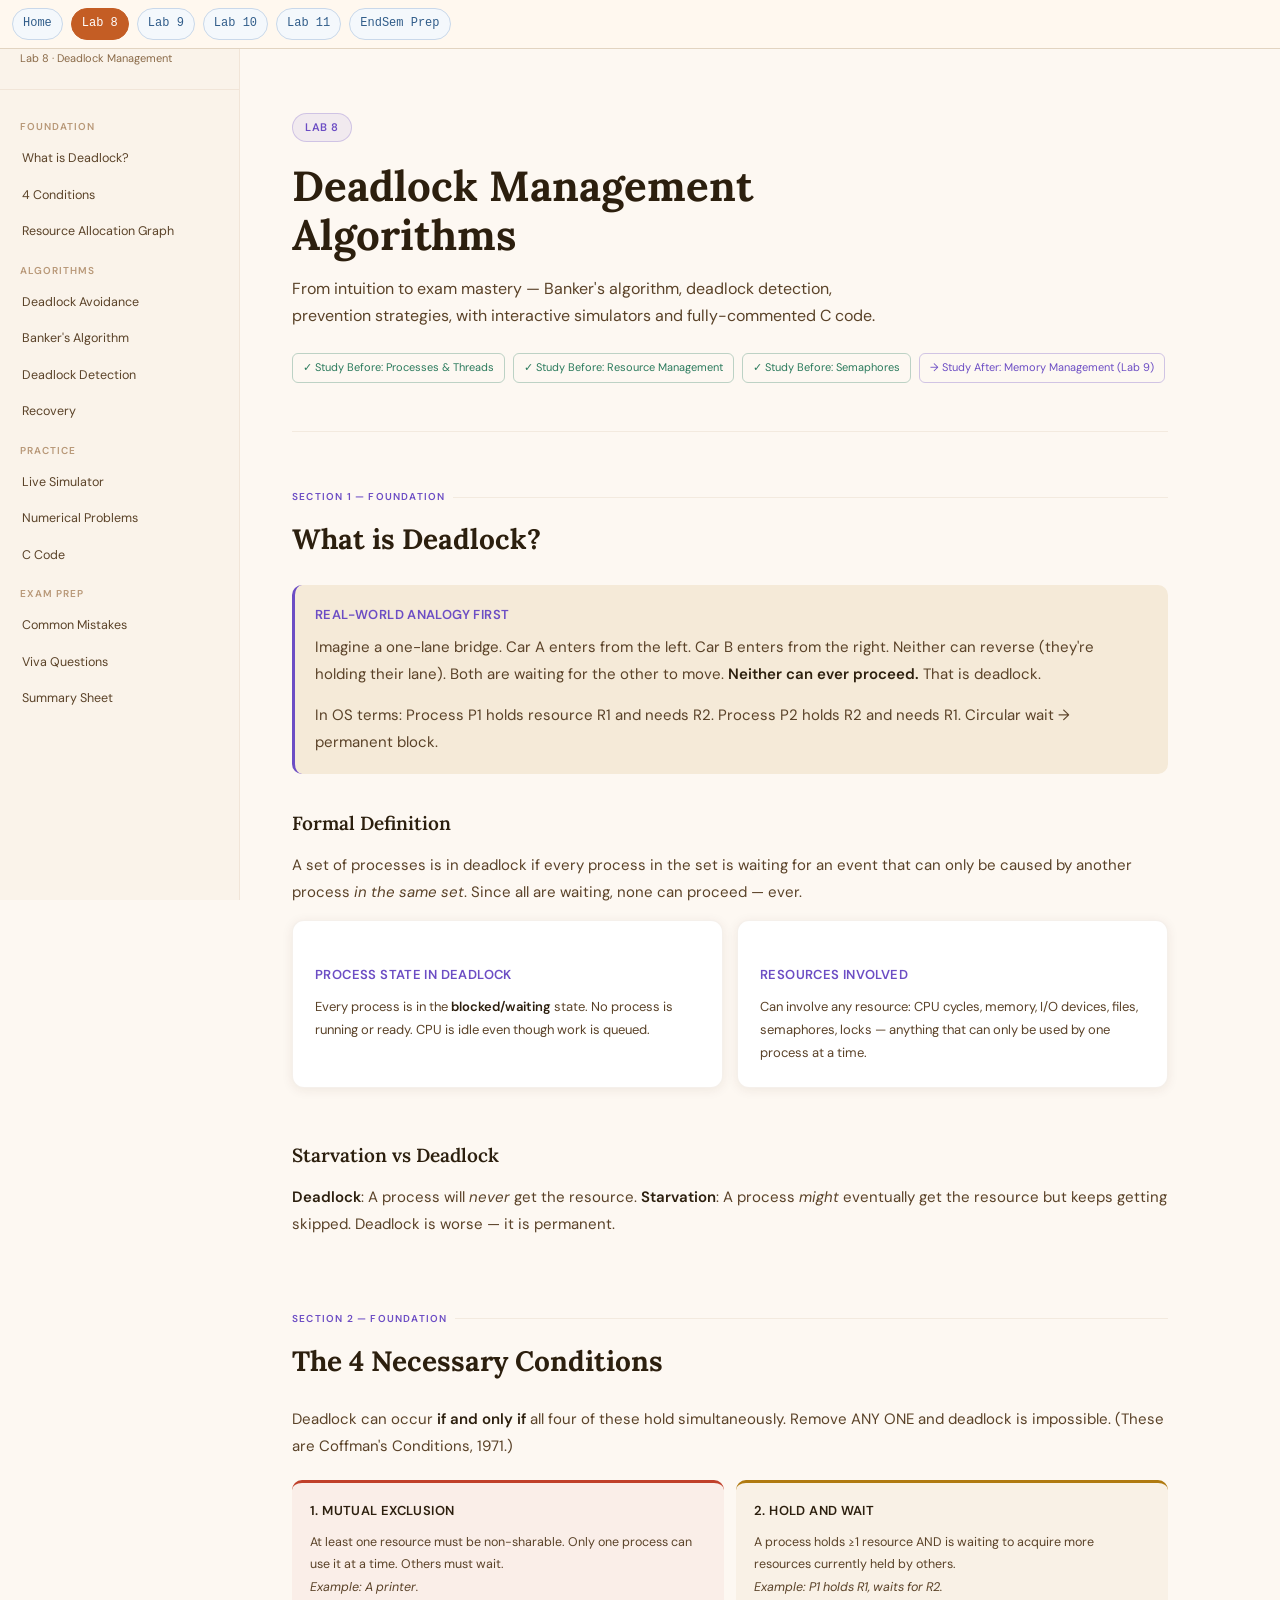
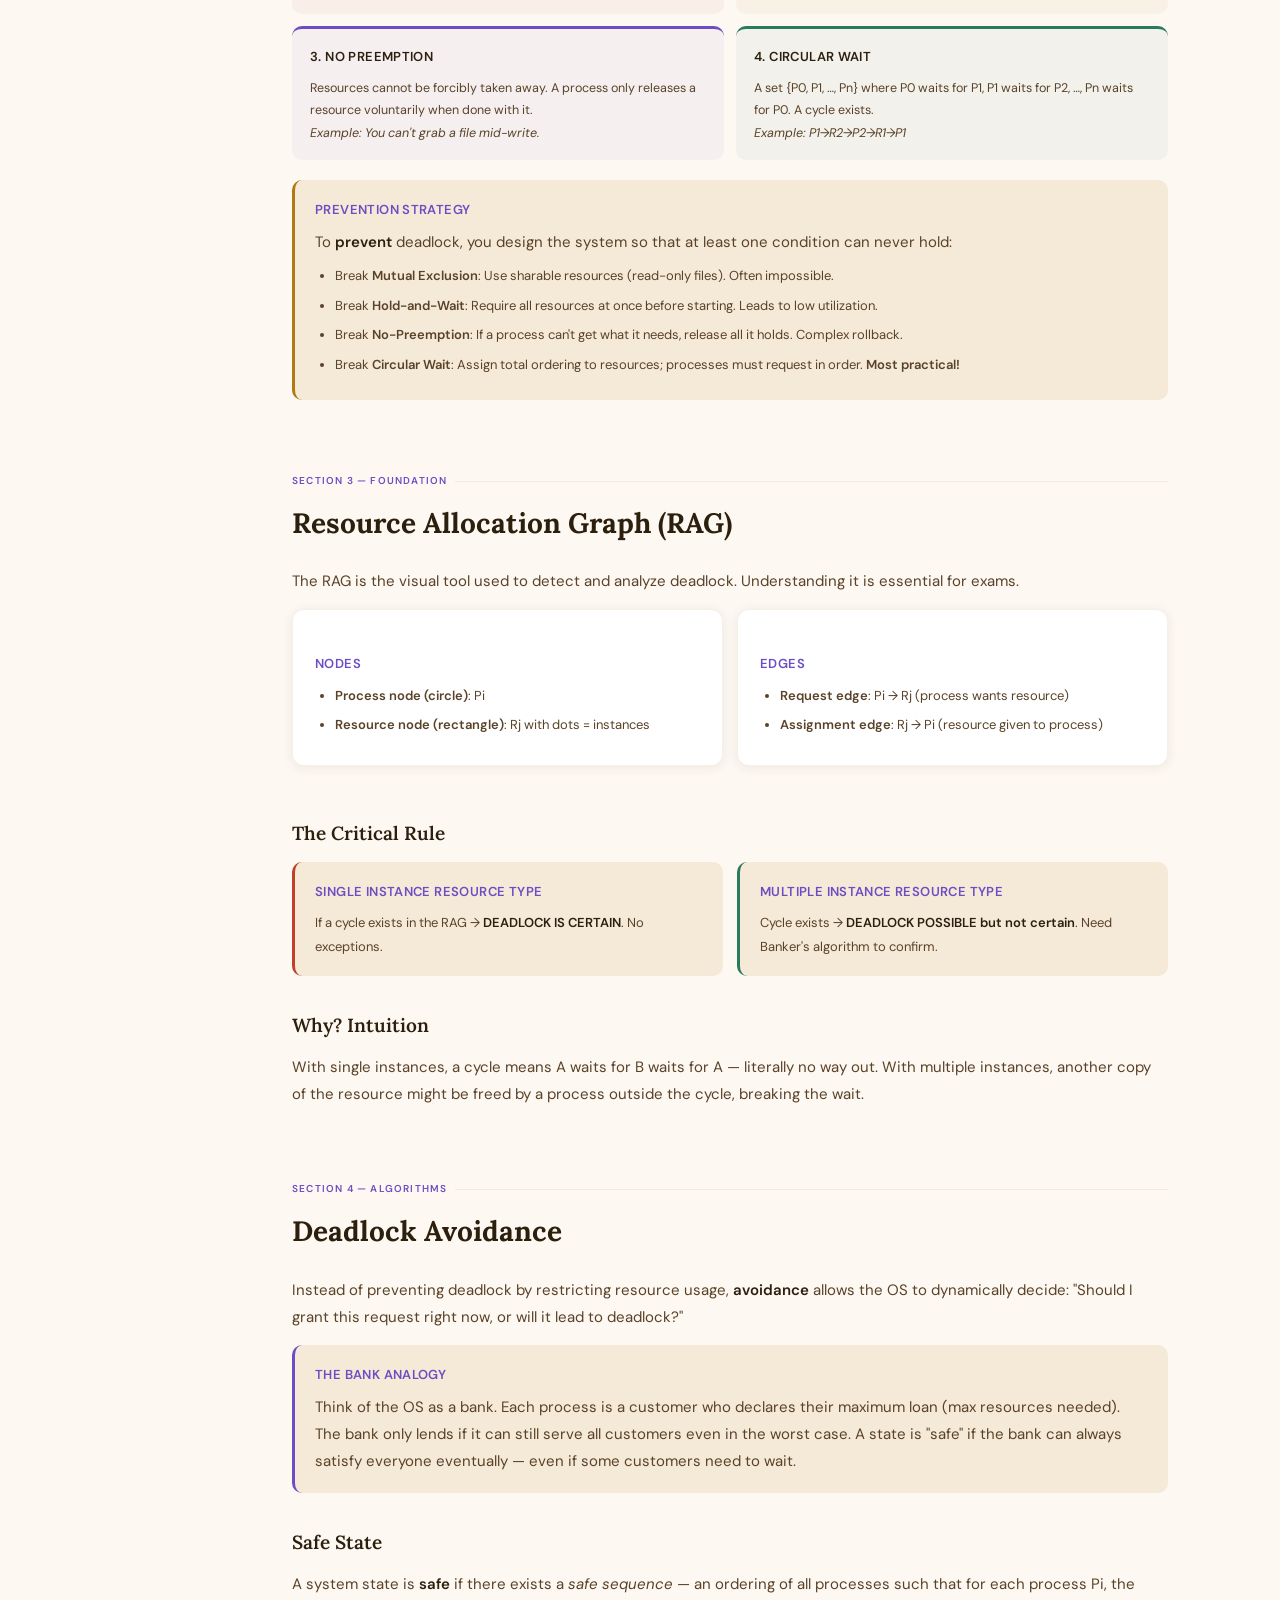
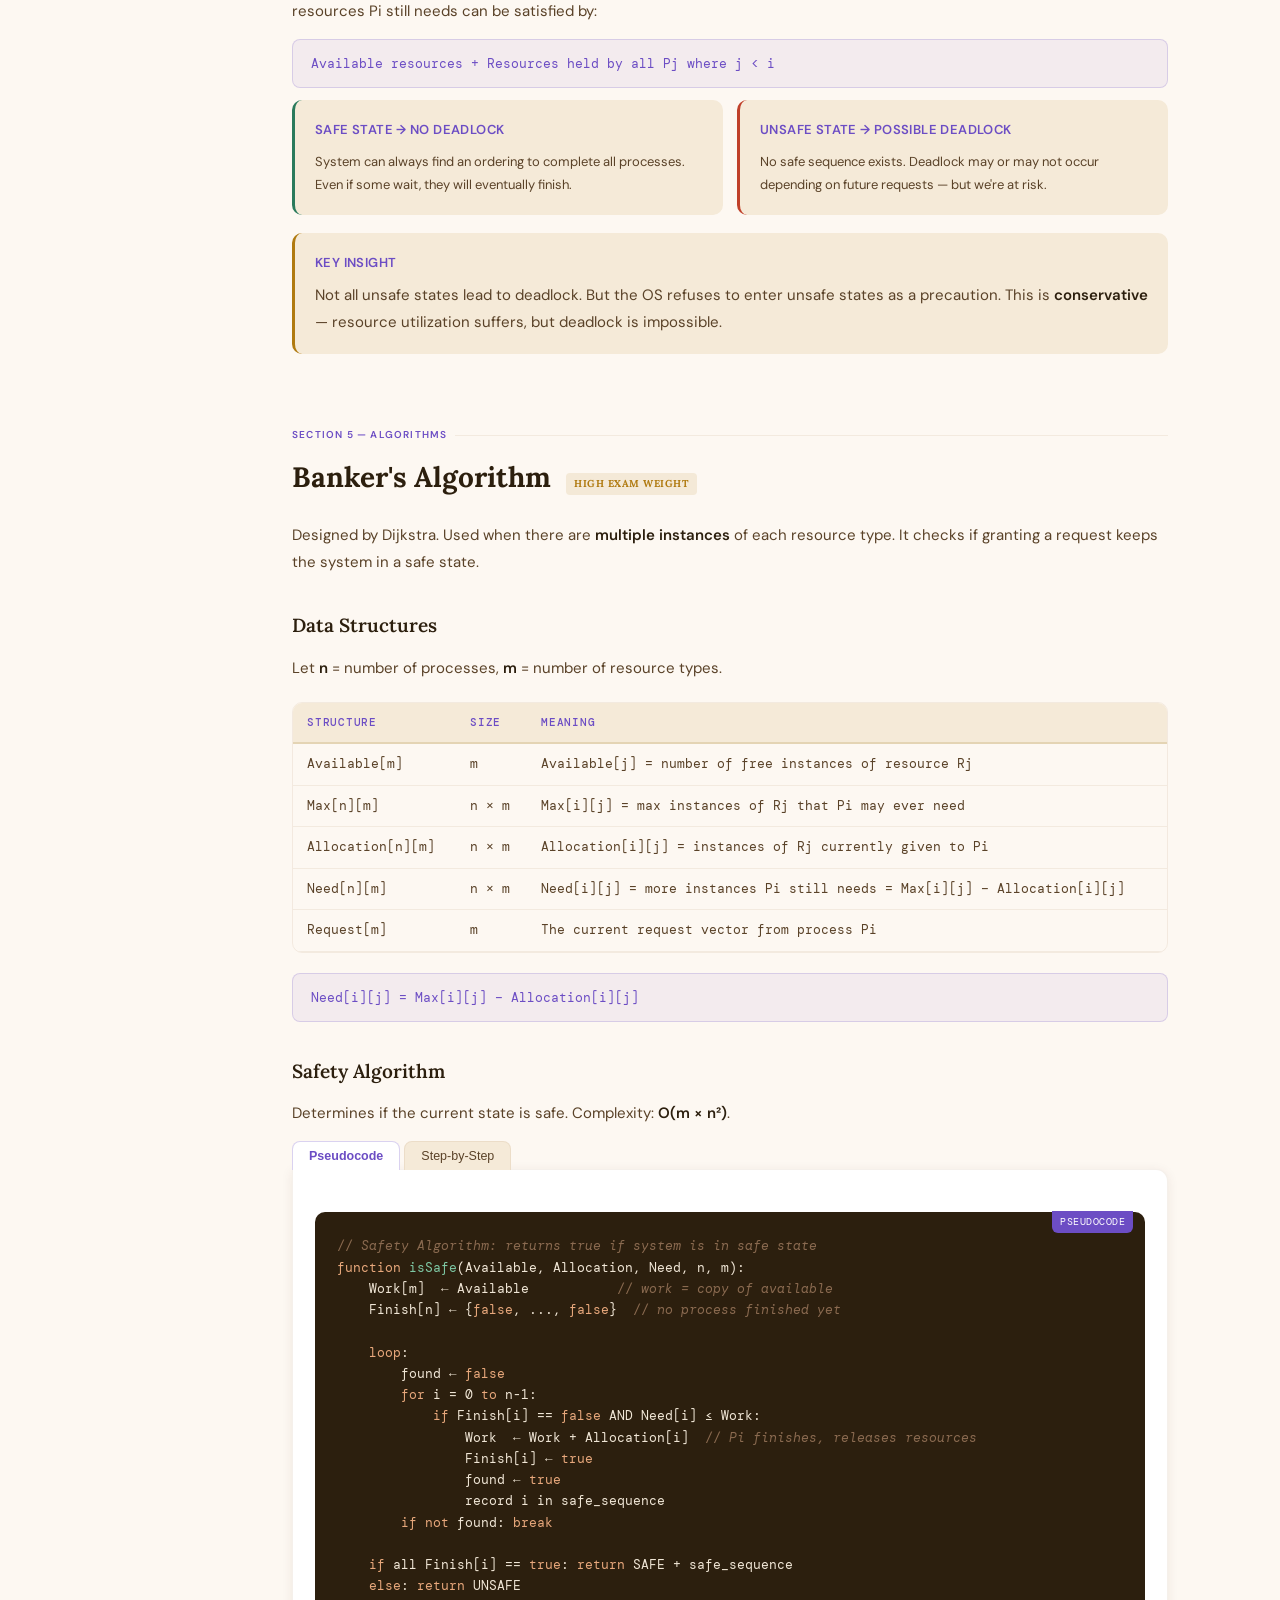
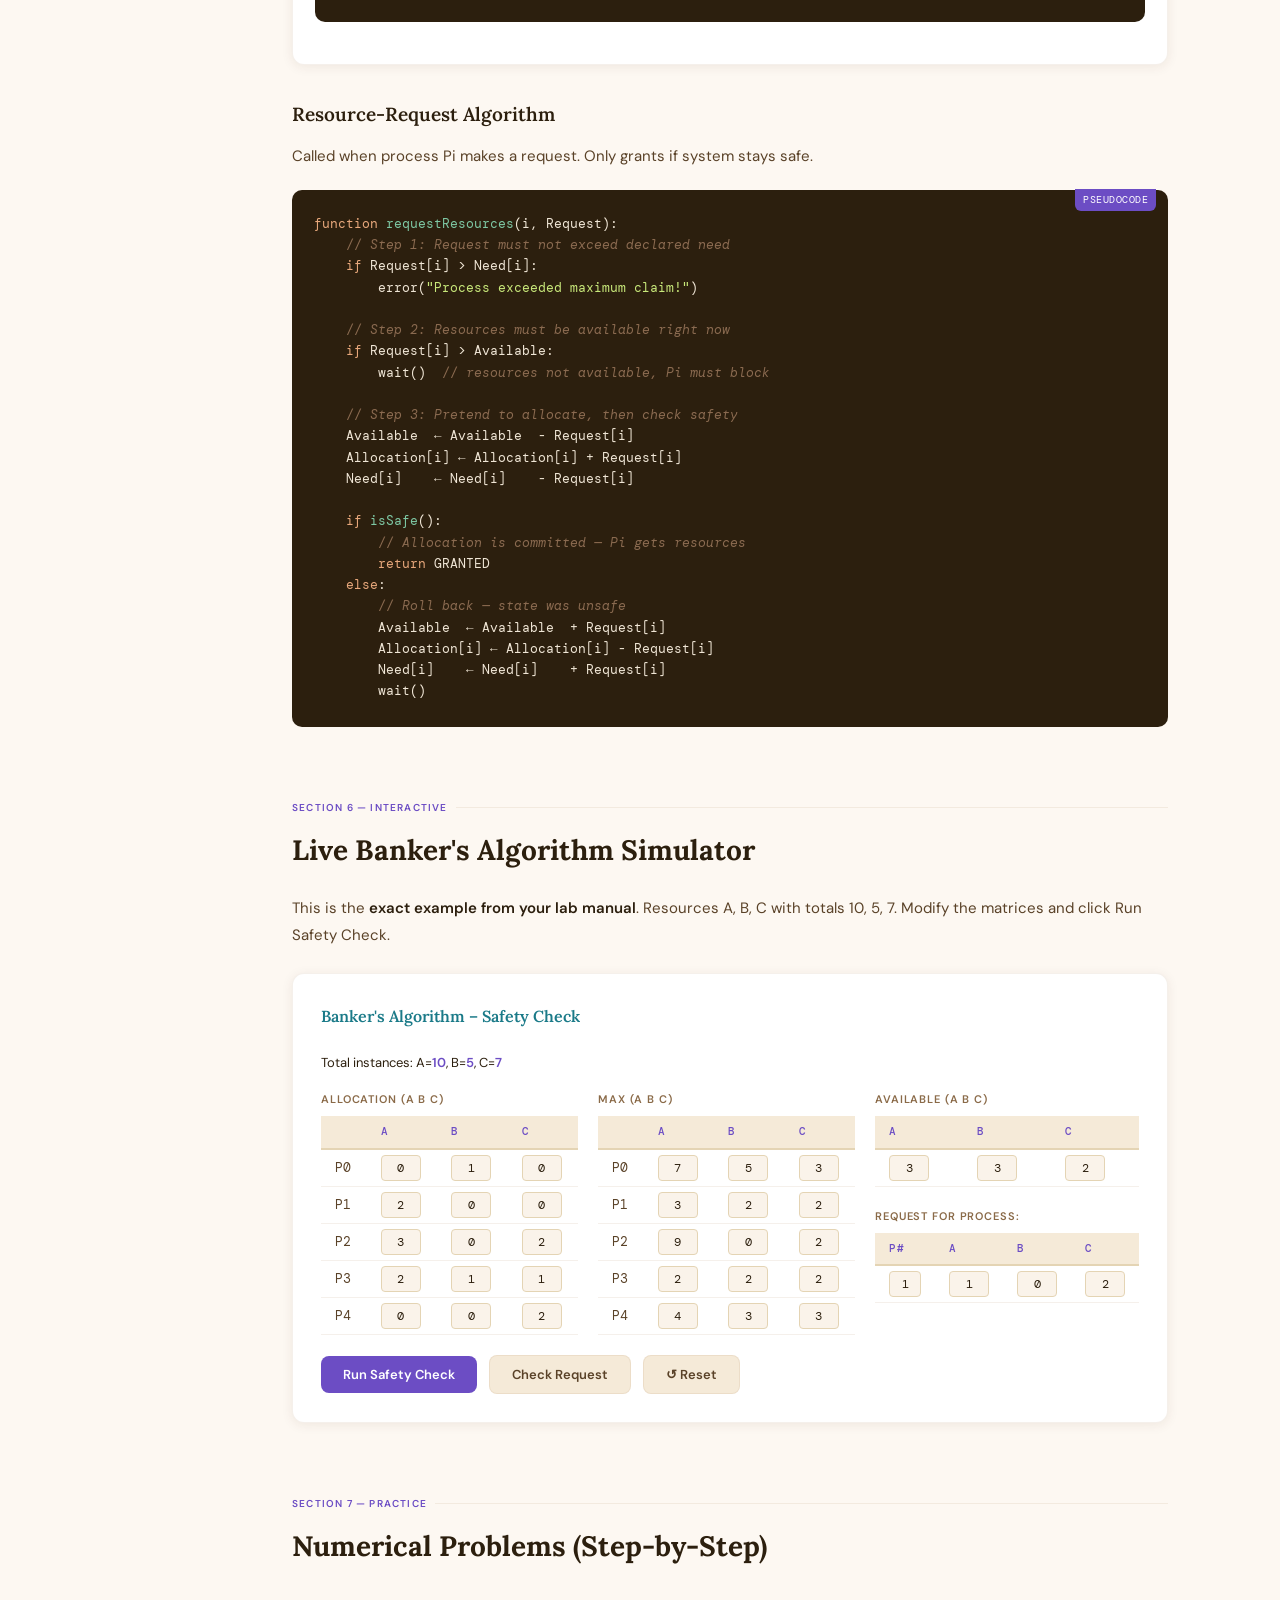
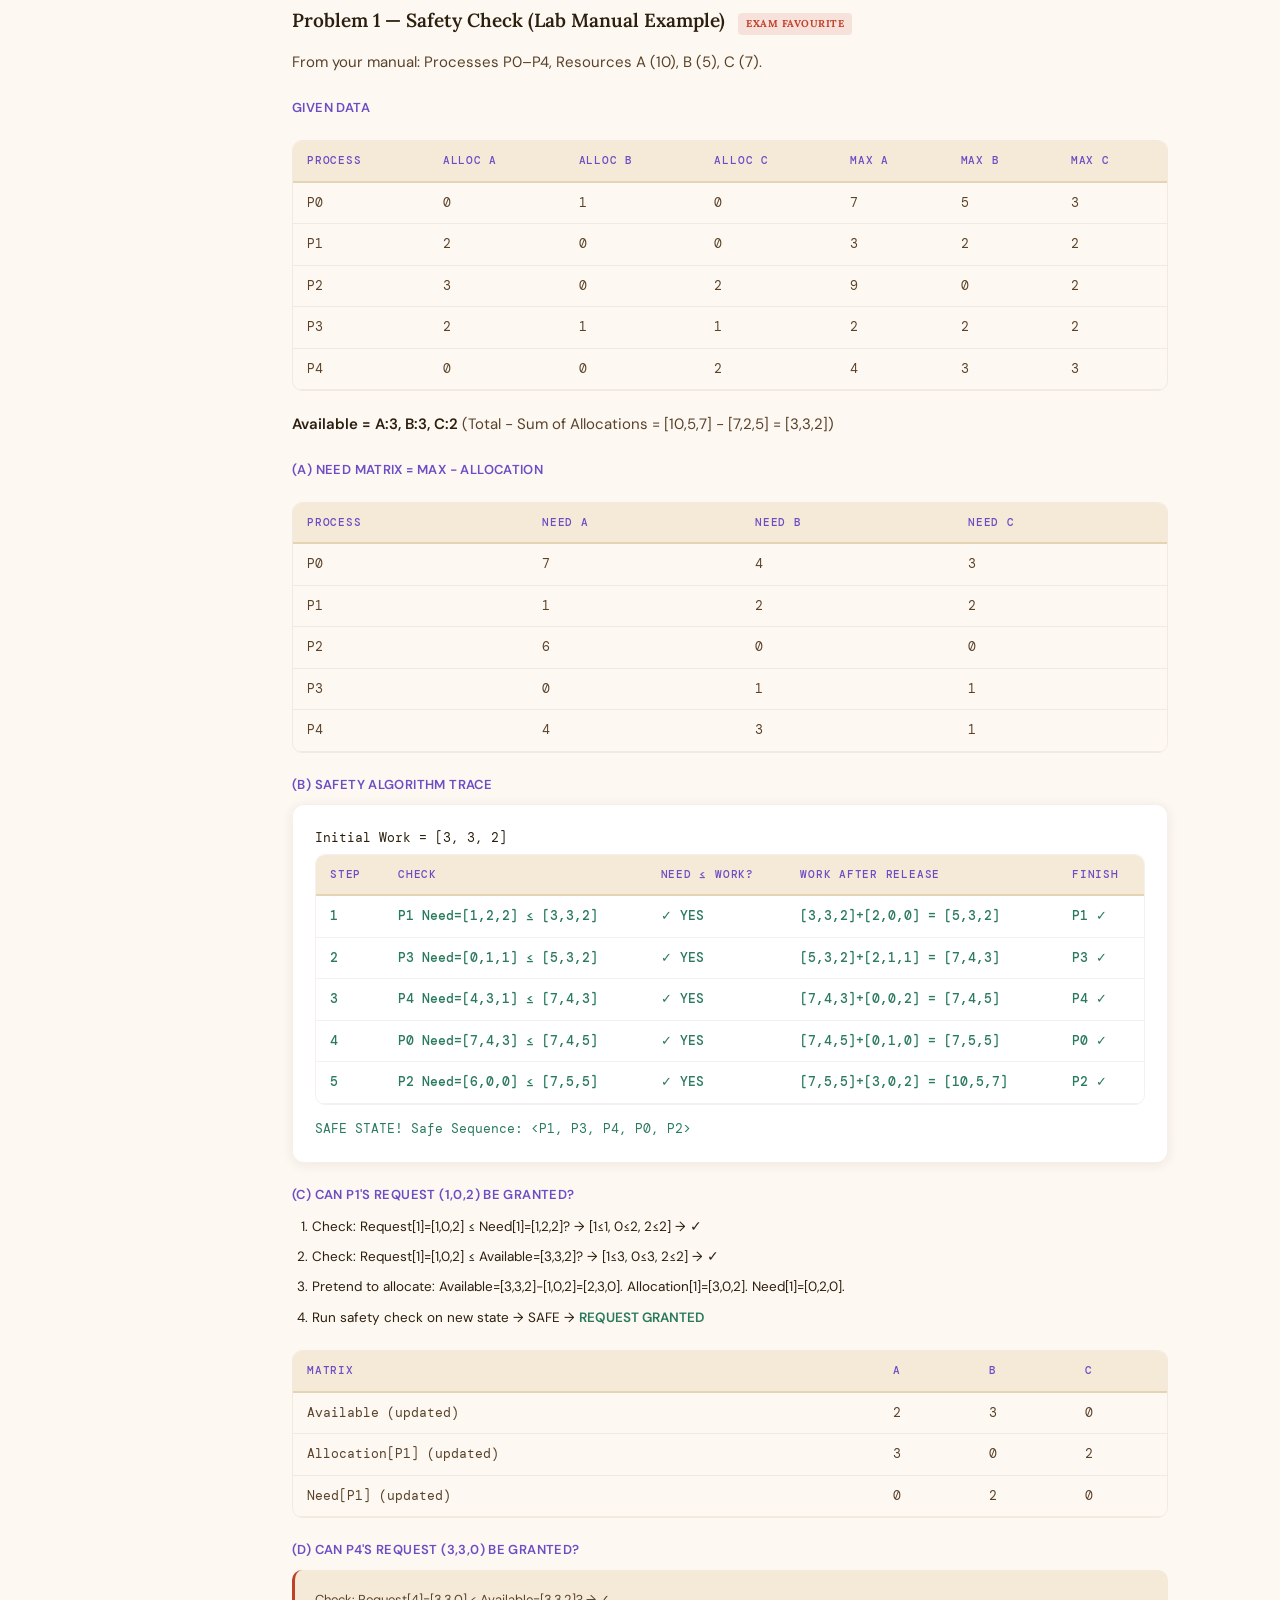
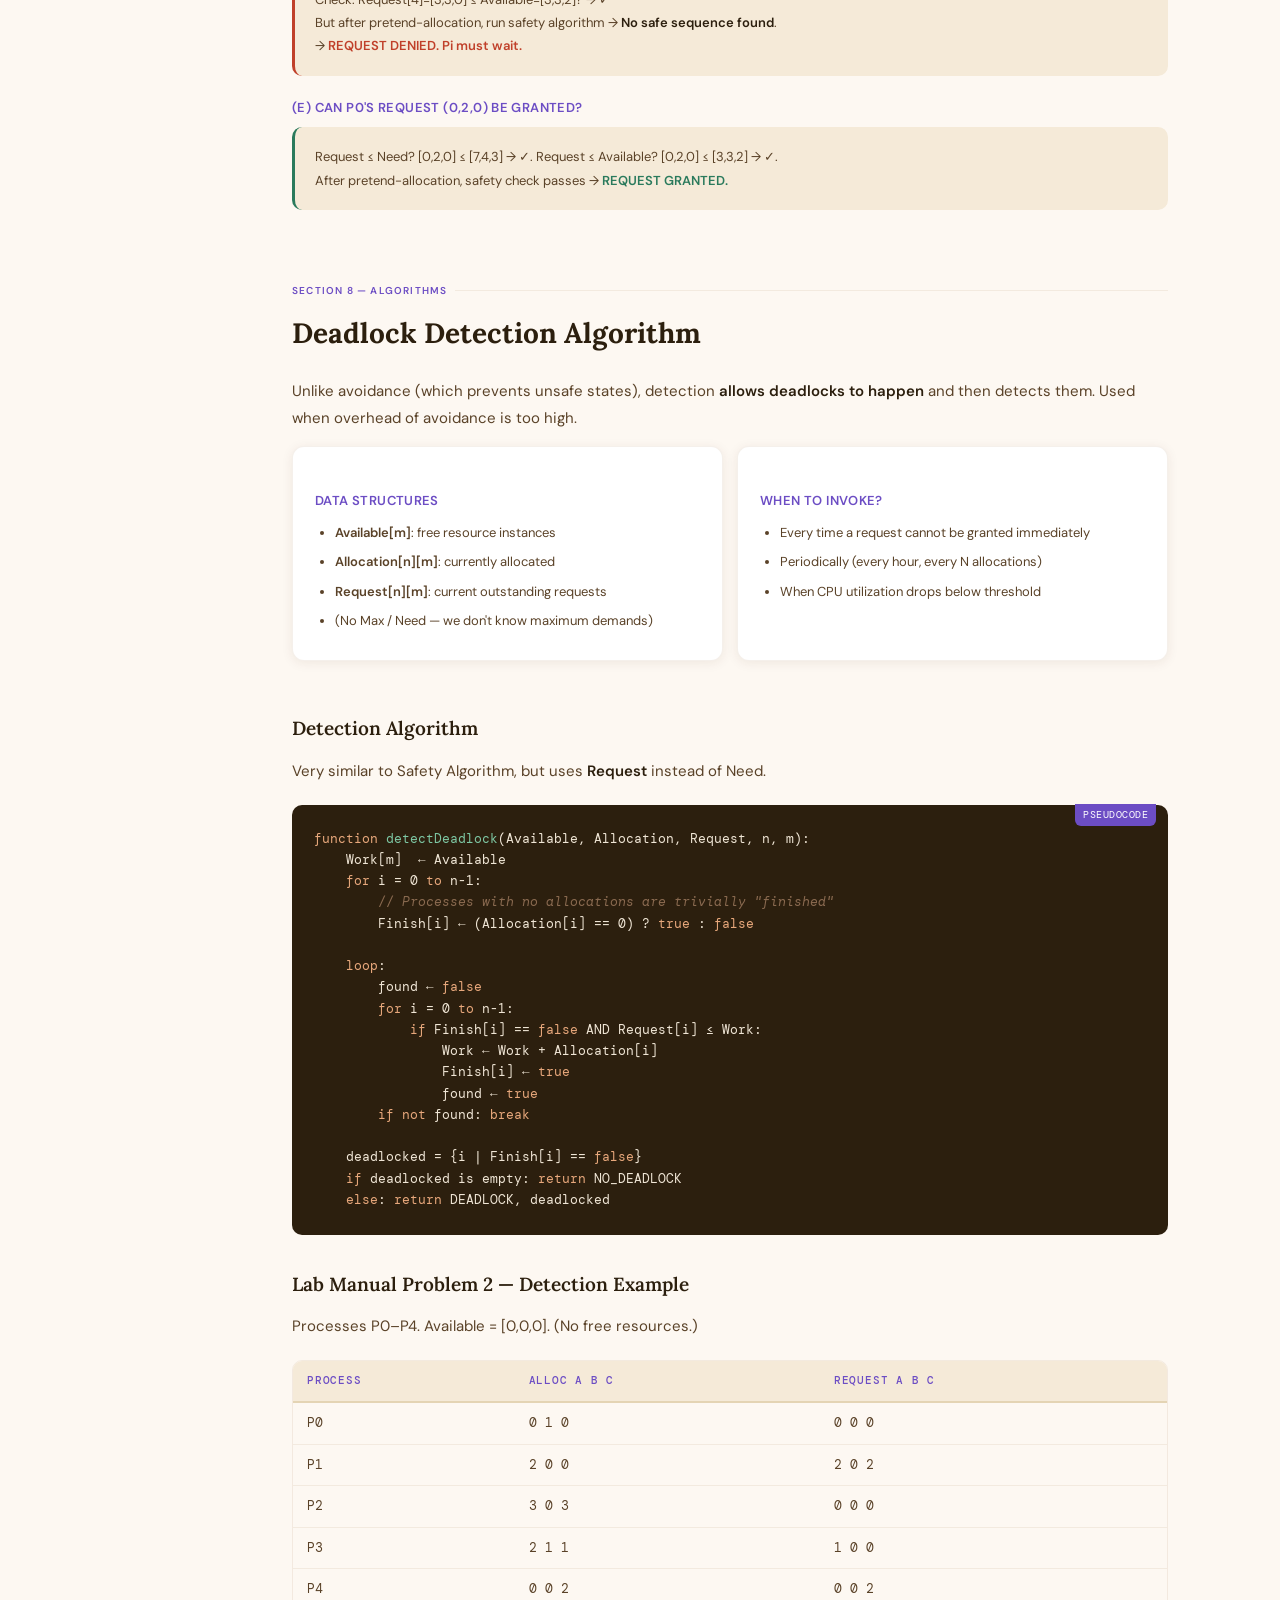
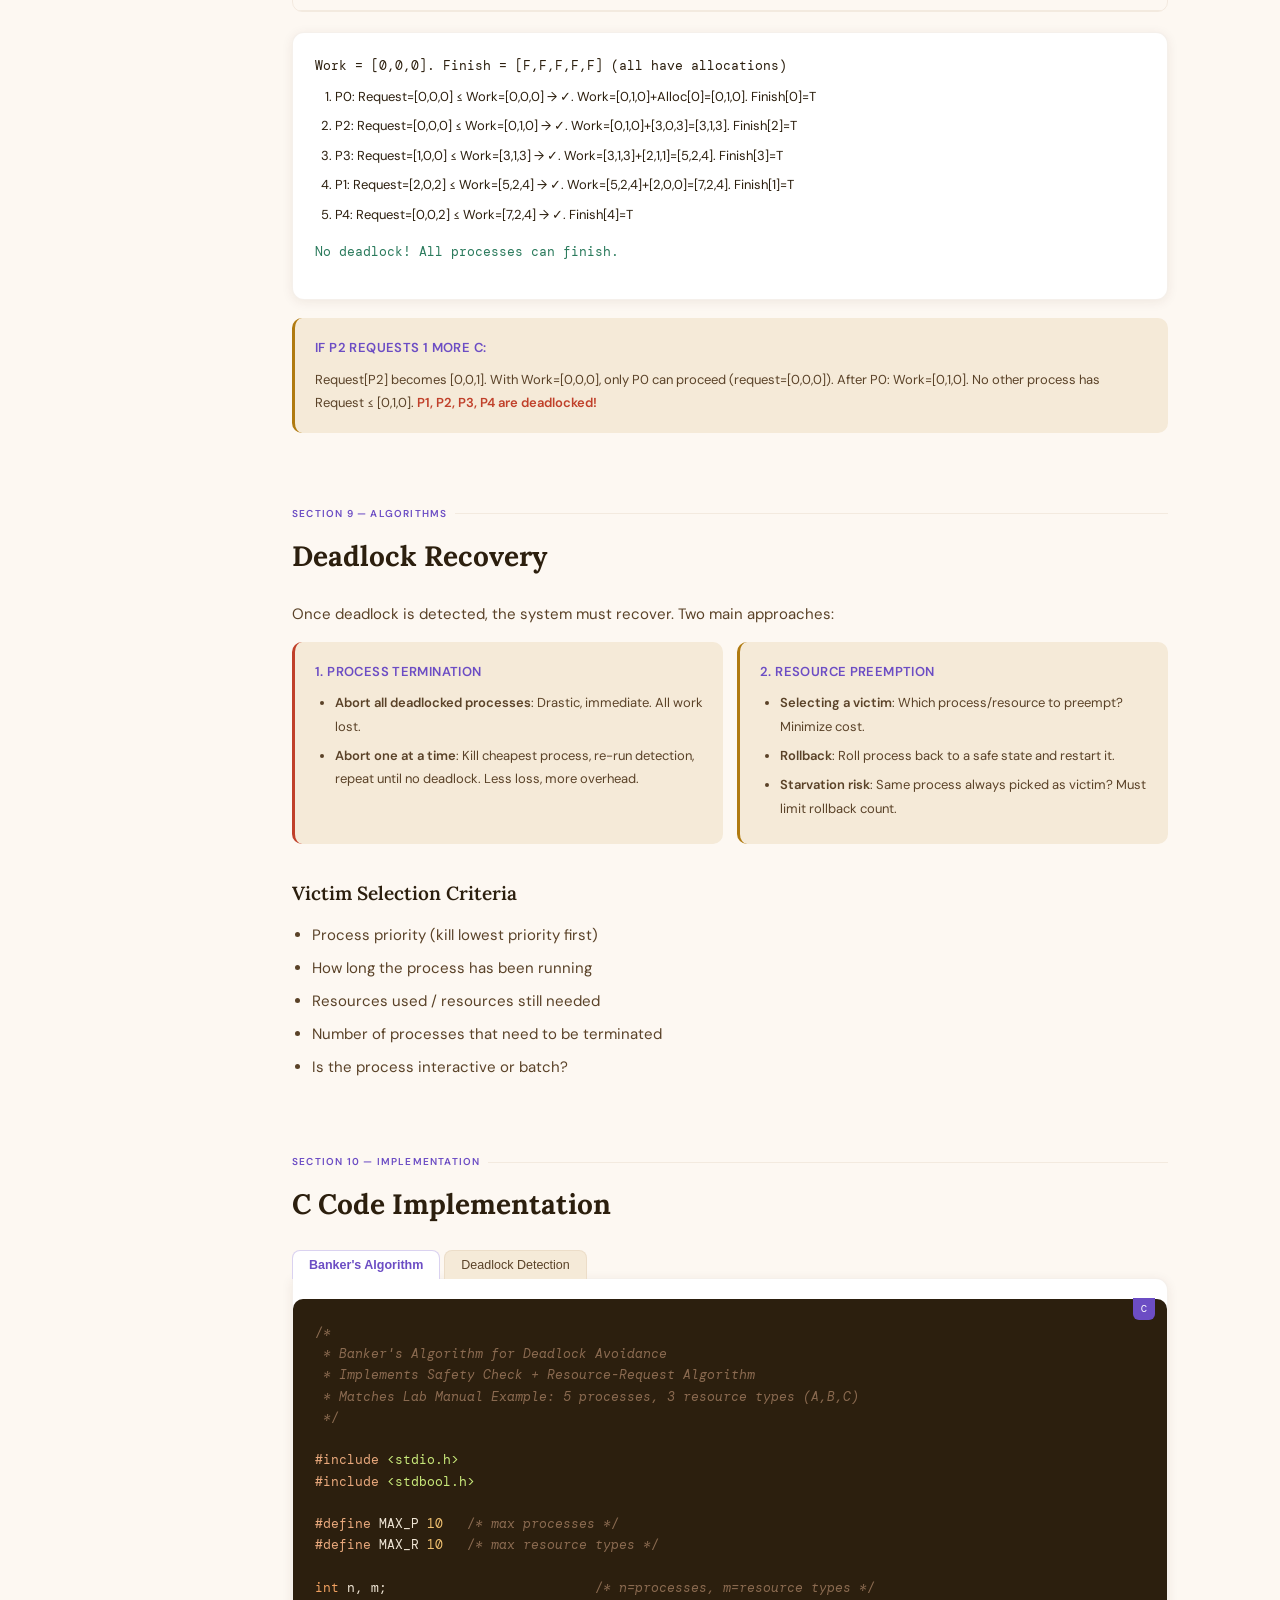
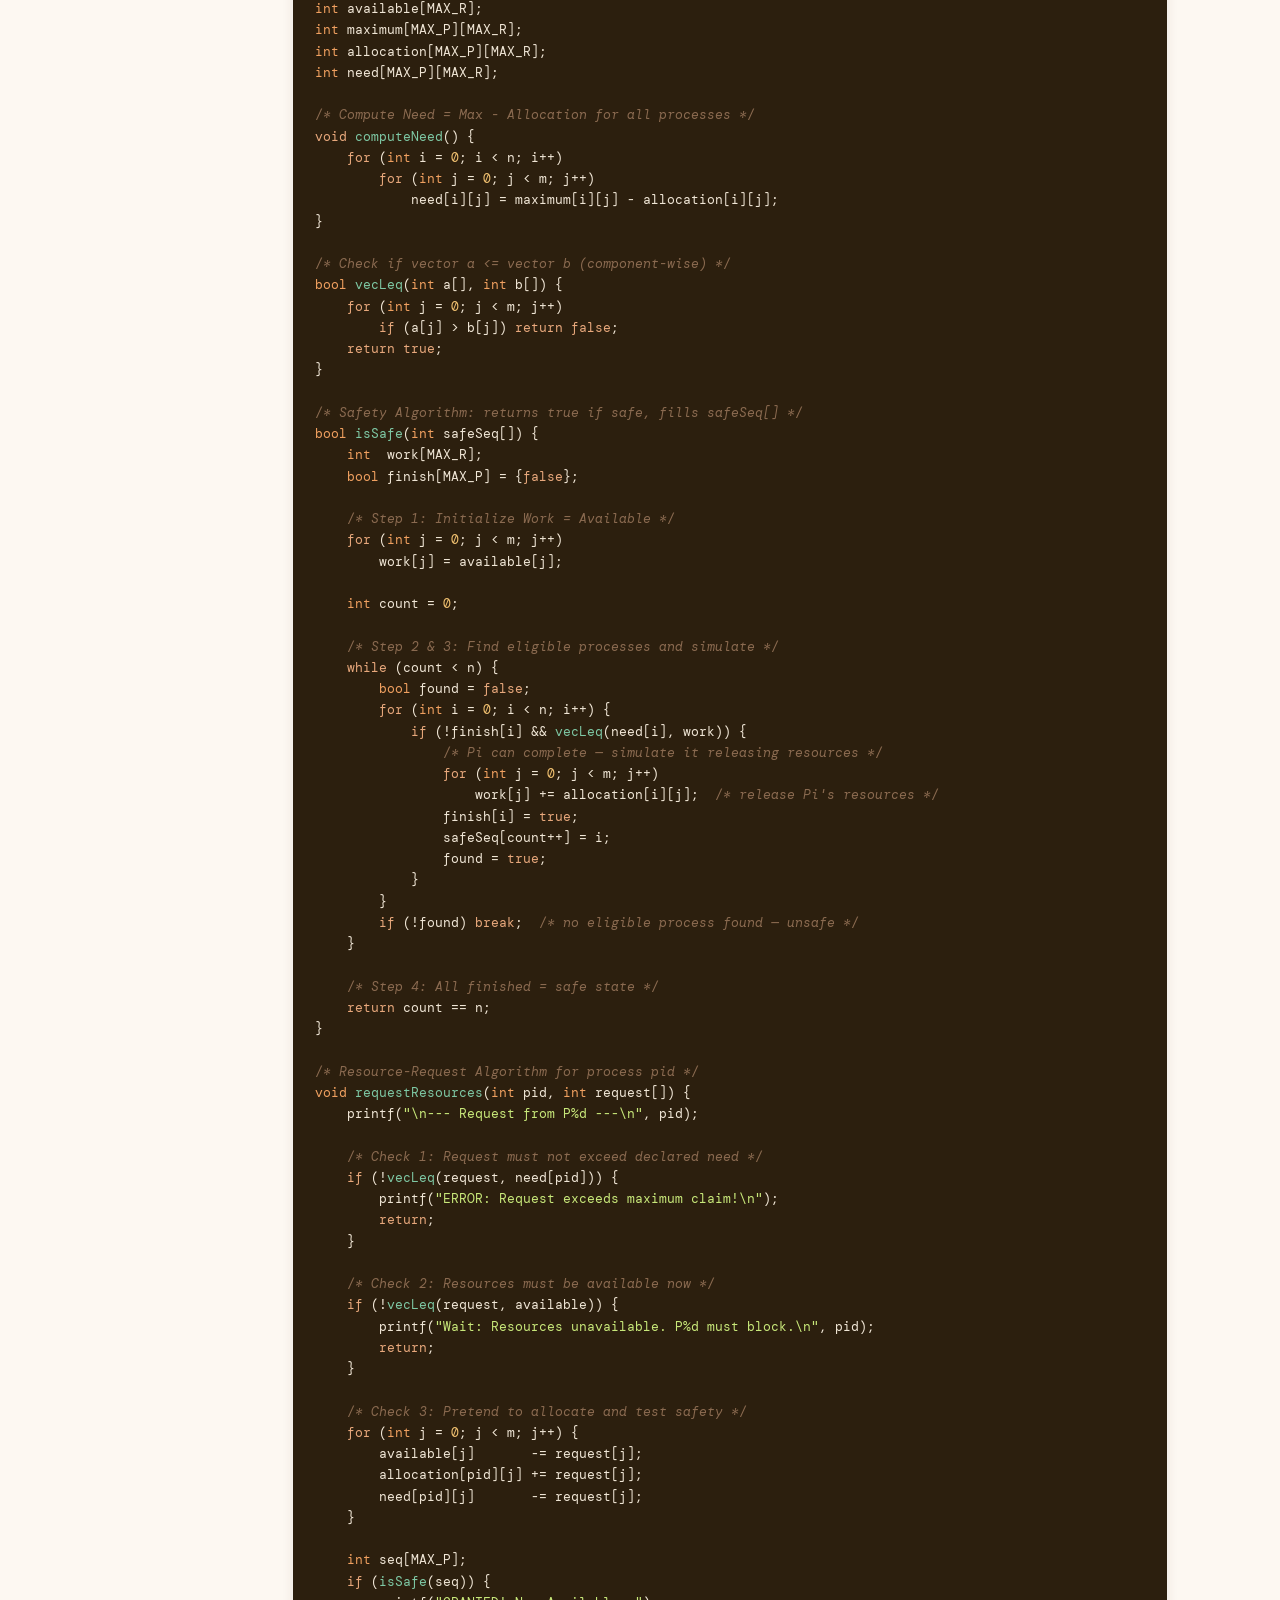
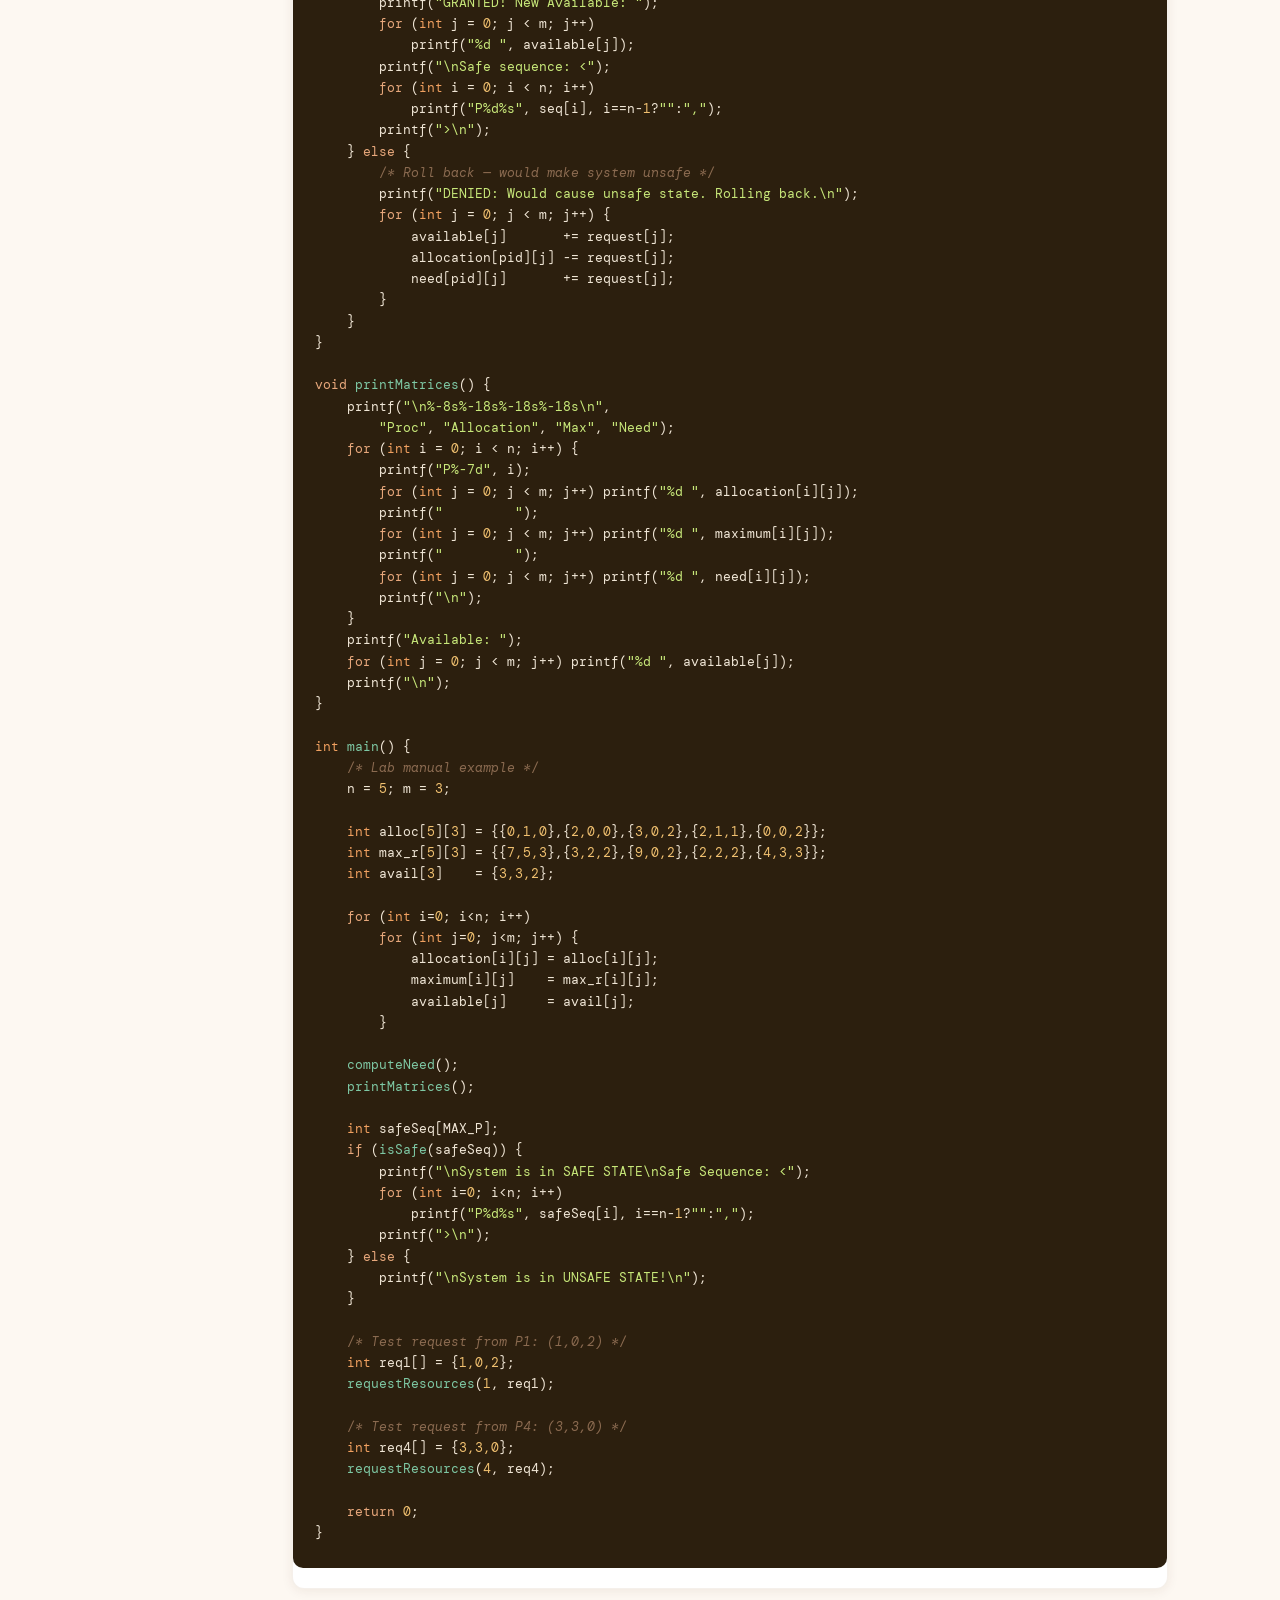
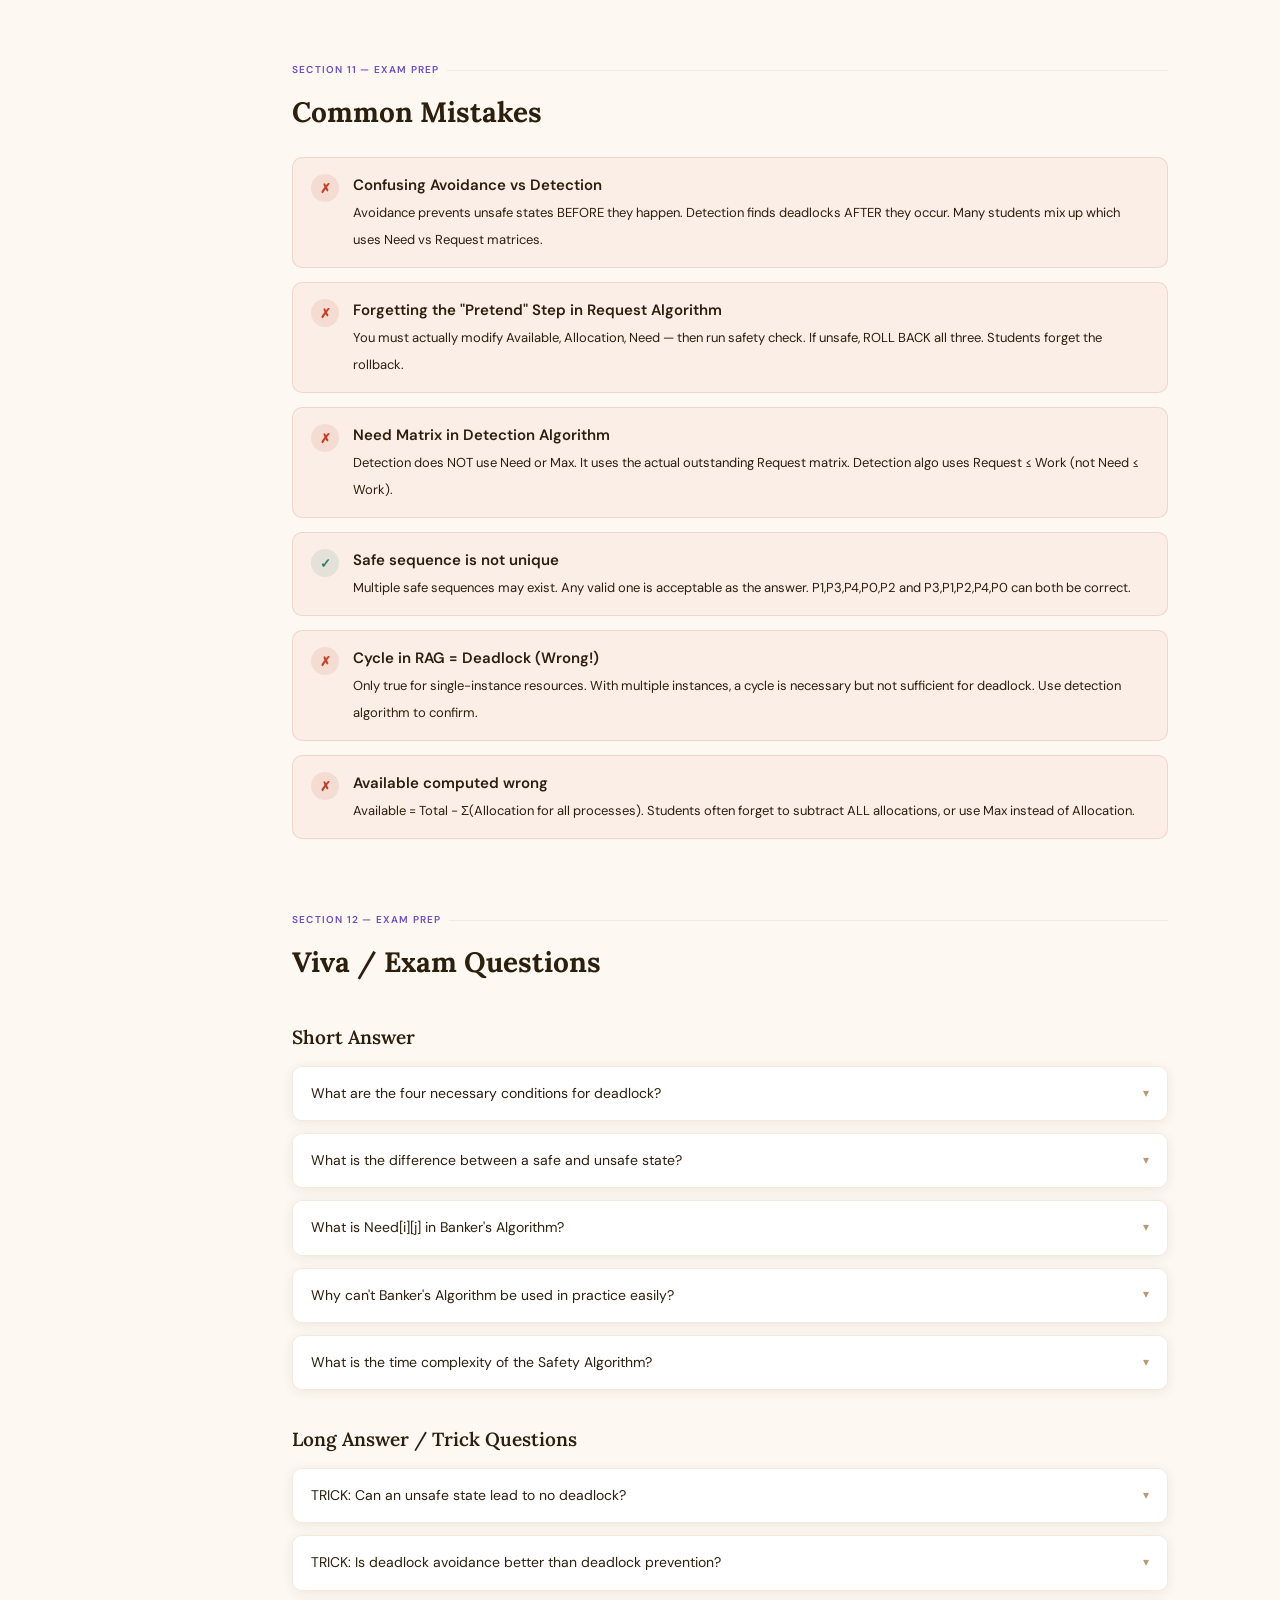
<file: lab8.html>
<!DOCTYPE html>
<html lang="en">
<head>
<meta charset="UTF-8">
<meta name="viewport" content="width=device-width, initial-scale=1.0">
<title>Lab 8 – Deadlock Management Algorithms | OS Study Guide</title>
<link href="https://fonts.googleapis.com/css2?family=Lora:ital,wght@0,400;0,600;0,700;1,400&family=DM+Sans:wght@400;500;600&family=DM+Mono:wght@400;500&display=swap" rel="stylesheet">
<link rel="stylesheet" href="common.css">
<style>
:root {
  --bg:#fdf8f2; --bg2:#faf3ea; --bg3:#f5ead8; --bg4:#ede0c8; --bg5:#e4d4b4;
  --ink:#2c1f0e; --ink2:#5a4228; --ink3:#8a6a48; --ink4:#b89878;
  --accent:#6c4dc4; --accent2:#9370e8; --green:#2a7a5c; --blue:#2a5fa0;
  --red:#c0402a; --yellow:#b07a10; --teal:#1a7a88;
  --border:rgba(108,77,196,0.15); --border2:rgba(160,110,60,0.1);
  --shadow:0 2px 12px rgba(80,40,10,0.08);
  --mono:'DM Mono',monospace; --sans:'DM Sans',sans-serif; --serif:'Lora',serif;
}
*,*::before,*::after{box-sizing:border-box;margin:0;padding:0}
html{scroll-behavior:smooth}
body{font-family:var(--sans);background:var(--bg);color:var(--ink);line-height:1.8;font-size:15px}
nav{position:fixed;top:0;left:0;width:240px;height:100vh;background:var(--bg2);border-right:1px solid var(--border2);overflow-y:auto;z-index:100;padding:24px 0;scrollbar-width:thin;scrollbar-color:var(--bg5) transparent}
.nav-logo{font-family:var(--serif);font-size:13px;font-weight:700;color:var(--accent);padding:0 20px 20px;border-bottom:1px solid var(--border2);margin-bottom:16px}
.nav-logo span{display:block;color:var(--ink3);font-size:11px;font-weight:400;margin-top:2px;font-family:var(--sans)}
nav a{display:block;padding:7px 20px;color:var(--ink2);text-decoration:none;font-size:12.5px;border-left:2px solid transparent;transition:all 0.15s}
nav a:hover,nav a.active{color:var(--accent);border-left-color:var(--accent);background:rgba(108,77,196,0.06)}
.nav-section{font-size:10px;font-weight:600;color:var(--ink4);padding:12px 20px 4px;letter-spacing:0.1em;text-transform:uppercase}
.progress-bar{position:fixed;top:0;left:240px;right:0;height:3px;background:var(--bg4);z-index:200}
.progress-fill{height:100%;background:var(--accent);border-radius:2px;width:0%;transition:width 0.1s}
main{margin-left:240px;padding:0 52px 100px;max-width:980px}
.hero{padding:64px 0 48px;border-bottom:1px solid var(--border2);margin-bottom:56px}
.hero-badge{display:inline-flex;align-items:center;gap:6px;background:rgba(108,77,196,0.08);border:1px solid rgba(108,77,196,0.25);color:var(--accent);font-size:11px;font-weight:600;padding:4px 12px;border-radius:20px;letter-spacing:0.05em;text-transform:uppercase;margin-bottom:20px}
.hero h1{font-family:var(--serif);font-size:42px;font-weight:700;line-height:1.15;color:var(--ink);margin-bottom:16px}
.hero h1 em{font-style:italic;color:var(--accent)}
.hero>p{color:var(--ink2);font-size:16px;max-width:600px;line-height:1.7}
.prereq-bar{display:flex;gap:8px;flex-wrap:wrap;margin-top:24px}
.prereq-tag{font-size:11px;padding:4px 10px;border-radius:6px;border:1px solid var(--border2);color:var(--ink3)}
.prereq-tag.before{border-color:rgba(42,122,92,0.3);color:var(--green)}
.prereq-tag.after{border-color:rgba(108,77,196,0.3);color:var(--accent)}
section{margin-bottom:72px;scroll-margin-top:24px}
.section-label{font-size:10px;font-weight:600;letter-spacing:0.12em;text-transform:uppercase;color:var(--accent);margin-bottom:8px;display:flex;align-items:center;gap:8px}
.section-label::after{content:'';flex:1;height:1px;background:var(--border2)}
h2{font-family:var(--serif);font-size:28px;font-weight:700;margin-bottom:20px;color:var(--ink)}
h3{font-family:var(--serif);font-size:19px;font-weight:600;margin:32px 0 12px;color:var(--ink)}
h4{font-size:13px;font-weight:600;color:var(--accent);margin:20px 0 8px;letter-spacing:0.03em;text-transform:uppercase}
p{color:var(--ink2);margin-bottom:14px}
strong{font-weight:600}
em{font-style:italic}
main p strong,.card p strong,.info-card p strong{color:var(--ink)}
ul,ol{color:var(--ink2);padding-left:20px;margin-bottom:14px}
li{margin-bottom:6px}
.card{background:#fff;border:1px solid var(--border2);border-radius:12px;padding:22px;margin-bottom:18px;box-shadow:var(--shadow)}
.card-grid{display:grid;grid-template-columns:1fr 1fr;gap:14px;margin-bottom:18px}
.info-card{background:var(--bg3);border-radius:10px;padding:18px 20px;border-left:3px solid var(--accent)}
.info-card.warn{border-left-color:var(--yellow)}
.info-card.danger{border-left-color:var(--red)}
.info-card.success{border-left-color:var(--green)}
.info-card h4{margin-top:0}
.info-card p{color:var(--ink2)}
.code-wrap{position:relative;margin:20px 0}
.code-label{position:absolute;top:-1px;right:12px;font-size:10px;font-family:var(--mono);background:var(--accent);color:#fff;padding:2px 8px;border-radius:0 0 6px 6px;letter-spacing:0.05em;text-transform:uppercase}
pre{background:#2c1f0e;color:#f0e6d6;border-radius:10px;padding:24px 22px;overflow-x:auto;font-family:var(--mono);font-size:12.5px;line-height:1.7;tab-size:4}
.kw{color:#e8a87c}.fn{color:#7ec8a4}.str{color:#c8e87a}.num{color:#f0c070}.cm{color:#8a6a50;font-style:italic}.type{color:#f0a060}.var{color:#f0e6d6}.op{color:#aad4f0}
.table-wrap{overflow-x:auto;margin:20px 0;border-radius:10px;border:1px solid var(--border2)}
table{width:100%;border-collapse:collapse;font-size:13px}
th{background:var(--bg3);color:var(--accent);font-family:var(--mono);font-size:11px;font-weight:500;text-transform:uppercase;letter-spacing:0.07em;padding:10px 14px;text-align:left;border-bottom:2px solid var(--bg5)}
td{padding:9px 14px;border-bottom:1px solid var(--border2);color:var(--ink2);font-family:var(--mono);font-size:12.5px}
tr:hover td{background:var(--bg2)}
.highlight-row td{color:var(--green);font-weight:500}
.algo-steps{counter-reset:step;list-style:none;padding:0}
.algo-steps li{counter-increment:step;display:grid;grid-template-columns:36px 1fr;gap:12px;margin-bottom:12px;padding:12px 16px 12px 0;border-bottom:1px solid var(--border2)}
.algo-steps li::before{content:counter(step);width:26px;height:26px;border-radius:50%;background:rgba(108,77,196,0.1);border:1.5px solid rgba(108,77,196,0.4);color:var(--accent);font-size:12px;font-weight:700;display:flex;align-items:center;justify-content:center;flex-shrink:0;margin-top:3px}
.tab-bar{display:flex;gap:4px;margin-bottom:-1px}
.tab-btn{padding:7px 16px;font-size:12.5px;font-weight:500;background:var(--bg3);border:1px solid var(--border2);border-bottom:none;border-radius:8px 8px 0 0;color:var(--ink2);cursor:pointer;transition:all 0.15s}
.tab-btn.active{background:#fff;color:var(--accent);border-color:rgba(108,77,196,0.25);font-weight:600}
.tab-content{display:none}
.tab-content.active{display:block}
.sim-container{background:#fff;border:1px solid var(--border2);border-radius:12px;padding:28px;margin:24px 0;box-shadow:var(--shadow)}
.sim-title{font-family:var(--serif);font-size:16px;font-weight:600;margin-bottom:20px;color:var(--teal)}
.matrix-grid{display:grid;gap:16px;margin-bottom:20px}
.matrix-label{font-size:11px;font-weight:600;color:var(--ink3);letter-spacing:0.08em;text-transform:uppercase;margin-bottom:6px}
.matrix-table{border-collapse:collapse}
.matrix-table th{background:var(--bg3);padding:6px 14px;font-size:11px;color:var(--accent)}
.matrix-table td{padding:5px 14px;font-family:var(--mono);font-size:13px}
.matrix-table input{width:40px;background:var(--bg2);border:1.5px solid var(--bg5);color:var(--ink);text-align:center;padding:4px 6px;border-radius:4px;font-family:var(--mono);font-size:12px}
.matrix-table input:focus{outline:none;border-color:var(--accent2)}
.sim-btn{padding:10px 22px;border-radius:8px;border:none;cursor:pointer;font-size:13px;font-weight:600;margin-right:8px;font-family:var(--sans)}
.sim-btn.primary{background:var(--accent);color:#fff}
.sim-btn.primary:hover{background:var(--accent2)}
.sim-btn.secondary{background:var(--bg3);color:var(--ink2);border:1px solid var(--border2)}
.sim-output{margin-top:20px;background:#2c1f0e;border-radius:8px;padding:16px 18px;font-family:var(--mono);font-size:12.5px;line-height:1.8;min-height:80px;display:none;white-space:pre-wrap;color:#f0e6d6}
.safe{color:#7ec8a4}.unsafe{color:#e88070}.step-out{color:#b09878}
.qa-item{border:1px solid var(--border2);border-radius:10px;margin-bottom:12px;overflow:hidden;box-shadow:var(--shadow)}
.qa-q{padding:14px 18px;cursor:pointer;display:flex;justify-content:space-between;align-items:center;background:#fff;color:var(--ink);font-size:14px;transition:background 0.15s}
.qa-q:hover{background:var(--bg2)}
.qa-q .chevron{color:var(--ink4);transition:transform 0.2s;font-size:12px}
.qa-q.open .chevron{transform:rotate(180deg)}
.qa-a{display:none;padding:14px 18px;background:var(--bg2);color:var(--ink2);font-size:13.5px;line-height:1.7;border-top:1px solid var(--border2)}
.qa-a code{font-family:var(--mono);font-size:12px;color:var(--teal)}
.summary-grid{display:grid;grid-template-columns:1fr 1fr;gap:14px}
.summary-card{background:#fff;border-radius:10px;padding:18px;border:1px solid var(--border2);box-shadow:var(--shadow);border-left:3px solid var(--accent)}
.summary-card h4{color:var(--accent);margin-top:0;margin-bottom:10px;font-size:13px;text-transform:none;letter-spacing:0}
.summary-card ul{font-size:12.5px}.summary-card li{margin-bottom:4px}
.mistake{display:flex;gap:14px;margin-bottom:14px;padding:14px 18px;background:rgba(192,64,42,0.05);border:1px solid rgba(192,64,42,0.15);border-radius:10px}
.mistake-icon{width:28px;height:28px;border-radius:50%;background:rgba(192,64,42,0.1);color:var(--red);display:flex;align-items:center;justify-content:center;font-size:13px;font-weight:700;flex-shrink:0;margin-top:2px}
.fix-icon{background:rgba(42,122,92,0.1);color:var(--green)}
.formula{background:rgba(108,77,196,0.07);border:1px solid rgba(108,77,196,0.2);border-radius:8px;padding:12px 18px;font-family:var(--mono);font-size:13px;color:var(--accent);margin:12px 0}
.condition-grid{display:grid;grid-template-columns:1fr 1fr;gap:12px;margin:20px 0}
.cond-card{border-radius:10px;padding:16px 18px;border-top:3px solid}
.cond-card:nth-child(1){background:rgba(192,64,42,0.05);border-color:var(--red)}
.cond-card:nth-child(2){background:rgba(176,122,16,0.05);border-color:var(--yellow)}
.cond-card:nth-child(3){background:rgba(108,77,196,0.05);border-color:var(--accent)}
.cond-card:nth-child(4){background:rgba(42,122,92,0.05);border-color:var(--green)}
.cond-card h4{margin-top:0;font-size:13px;color:var(--ink)}
.cond-card p{font-size:12.5px;margin-bottom:0}
.badge{display:inline-block;font-size:10px;font-weight:700;padding:2px 8px;border-radius:4px;letter-spacing:0.05em;text-transform:uppercase;margin-left:8px}
.badge.hard{background:rgba(192,64,42,0.12);color:var(--red)}
.badge.medium{background:rgba(176,122,16,0.12);color:var(--yellow)}
.badge.easy{background:rgba(42,122,92,0.1);color:var(--green)}
.scroll-top{position:fixed;bottom:28px;right:28px;width:38px;height:38px;border-radius:50%;background:var(--accent);color:#fff;border:none;cursor:pointer;font-size:16px;display:none;align-items:center;justify-content:center;box-shadow:0 4px 20px rgba(108,77,196,0.35);transition:transform 0.2s}
.scroll-top:hover{transform:translateY(-2px)}
@media(max-width:900px){nav{width:0;overflow:hidden}main{margin-left:0;padding:0 24px 80px}.card-grid,.condition-grid,.summary-grid{grid-template-columns:1fr}.progress-bar{left:0}}
::-webkit-scrollbar{width:6px;height:5px}::-webkit-scrollbar-track{background:var(--bg)}::-webkit-scrollbar-thumb{background:var(--bg5);border-radius:3px}::-webkit-scrollbar-thumb:hover{background:var(--accent)}
</style>
</head>
<body>

<div class="global-links">
  <a href="/">Home</a>
  <a href="/lab8" class="active">Lab 8</a>
  <a href="/lab9">Lab 9</a>
  <a href="/lab10">Lab 10</a>
  <a href="/lab11">Lab 11</a>
  <a href="/endsem">EndSem Prep</a>
</div>

<div class="progress-bar"><div class="progress-fill" id="prog"></div></div>

<!-- SIDEBAR -->
<nav>
  <div class="nav-logo">OS Study Guide<span>Lab 8 · Deadlock Management</span></div>
  <div class="nav-section">Foundation</div>
  <a href="#intro">What is Deadlock?</a>
  <a href="#conditions">4 Conditions</a>
  <a href="#rag">Resource Allocation Graph</a>
  <div class="nav-section">Algorithms</div>
  <a href="#avoidance">Deadlock Avoidance</a>
  <a href="#bankers">Banker's Algorithm</a>
  <a href="#detection">Deadlock Detection</a>
  <a href="#recovery">Recovery</a>
  <div class="nav-section">Practice</div>
  <a href="#simulator">Live Simulator</a>
  <a href="#numericals">Numerical Problems</a>
  <a href="#code">C Code</a>
  <div class="nav-section">Exam Prep</div>
  <a href="#mistakes">Common Mistakes</a>
  <a href="#viva">Viva Questions</a>
  <a href="#summary">Summary Sheet</a>
</nav>

<main>

<!-- ══════════════════════════════════════ HERO -->
<div class="hero">
  <div class="hero-badge"> Lab 8</div>
  <h1>Deadlock Management<br>Algorithms</h1>
  <p>From intuition to exam mastery — Banker's algorithm, deadlock detection, prevention strategies, with interactive simulators and fully-commented C code.</p>
  <div class="prereq-bar">
    <span class="prereq-tag before">✓ Study Before: Processes &amp; Threads</span>
    <span class="prereq-tag before">✓ Study Before: Resource Management</span>
    <span class="prereq-tag before">✓ Study Before: Semaphores</span>
    <span class="prereq-tag after">→ Study After: Memory Management (Lab 9)</span>
  </div>
</div>

<!-- ══════════════════════════════════════ INTRO -->
<section id="intro">
  <div class="section-label">Section 1 — Foundation</div>
  <h2>What is Deadlock?</h2>

  <div class="info-card" style="margin-bottom:20px">
    <h4> Real-World Analogy First</h4>
    <p>Imagine a one-lane bridge. Car A enters from the left. Car B enters from the right. Neither can reverse (they're holding their lane). Both are waiting for the other to move. <strong>Neither can ever proceed.</strong> That is deadlock.</p>
    <p style="margin-bottom:0">In OS terms: Process P1 holds resource R1 and needs R2. Process P2 holds R2 and needs R1. Circular wait → permanent block.</p>
  </div>

  <h3>Formal Definition</h3>
  <p>A set of processes is in deadlock if every process in the set is waiting for an event that can only be caused by another process <em>in the same set</em>. Since all are waiting, none can proceed — ever.</p>

  <div class="card-grid">
    <div class="card">
      <h4>Process State in Deadlock</h4>
      <p style="margin:0; font-size:13px">Every process is in the <strong>blocked/waiting</strong> state. No process is running or ready. CPU is idle even though work is queued.</p>
    </div>
    <div class="card">
      <h4>Resources Involved</h4>
      <p style="margin:0; font-size:13px">Can involve any resource: CPU cycles, memory, I/O devices, files, semaphores, locks — anything that can only be used by one process at a time.</p>
    </div>
  </div>

  <h3>Starvation vs Deadlock</h3>
  <p><strong>Deadlock</strong>: A process will <em>never</em> get the resource. <strong>Starvation</strong>: A process <em>might</em> eventually get the resource but keeps getting skipped. Deadlock is worse — it is permanent.</p>
</section>

<!-- ══════════════════════════════════════ CONDITIONS -->
<section id="conditions">
  <div class="section-label">Section 2 — Foundation</div>
  <h2>The 4 Necessary Conditions</h2>
  <p>Deadlock can occur <strong>if and only if</strong> all four of these hold simultaneously. Remove ANY ONE and deadlock is impossible. (These are Coffman's Conditions, 1971.)</p>

  <div class="condition-grid">
    <div class="cond-card">
      <h4>1. Mutual Exclusion</h4>
      <p>At least one resource must be non-sharable. Only one process can use it at a time. Others must wait.</p>
      <p><em>Example: A printer.</em></p>
    </div>
    <div class="cond-card">
      <h4>2. Hold and Wait</h4>
      <p>A process holds ≥1 resource AND is waiting to acquire more resources currently held by others.</p>
      <p><em>Example: P1 holds R1, waits for R2.</em></p>
    </div>
    <div class="cond-card">
      <h4>3. No Preemption</h4>
      <p>Resources cannot be forcibly taken away. A process only releases a resource voluntarily when done with it.</p>
      <p><em>Example: You can't grab a file mid-write.</em></p>
    </div>
    <div class="cond-card">
      <h4>4. Circular Wait</h4>
      <p>A set {P0, P1, …, Pn} where P0 waits for P1, P1 waits for P2, …, Pn waits for P0. A cycle exists.</p>
      <p><em>Example: P1→R2→P2→R1→P1</em></p>
    </div>
  </div>

  <div class="info-card warn">
    <h4> Prevention Strategy</h4>
    <p style="margin-bottom:0">To <strong>prevent</strong> deadlock, you design the system so that at least one condition can never hold:</p>
    <ul style="margin:8px 0 0; font-size:13px">
      <li>Break <strong>Mutual Exclusion</strong>: Use sharable resources (read-only files). Often impossible.</li>
      <li>Break <strong>Hold-and-Wait</strong>: Require all resources at once before starting. Leads to low utilization.</li>
      <li>Break <strong>No-Preemption</strong>: If a process can't get what it needs, release all it holds. Complex rollback.</li>
      <li>Break <strong>Circular Wait</strong>: Assign total ordering to resources; processes must request in order. <strong>Most practical!</strong></li>
    </ul>
  </div>
</section>

<!-- ══════════════════════════════════════ RAG -->
<section id="rag">
  <div class="section-label">Section 3 — Foundation</div>
  <h2>Resource Allocation Graph (RAG)</h2>

  <p>The RAG is the visual tool used to detect and analyze deadlock. Understanding it is essential for exams.</p>

  <div class="card-grid">
    <div class="card">
      <h4>Nodes</h4>
      <ul style="font-size:13px; margin:0">
        <li><strong>Process node (circle)</strong>: Pi</li>
        <li><strong>Resource node (rectangle)</strong>: Rj with dots = instances</li>
      </ul>
    </div>
    <div class="card">
      <h4>Edges</h4>
      <ul style="font-size:13px; margin:0">
        <li><strong>Request edge</strong>: Pi → Rj (process wants resource)</li>
        <li><strong>Assignment edge</strong>: Rj → Pi (resource given to process)</li>
      </ul>
    </div>
  </div>

  <h3>The Critical Rule</h3>
  <div class="card-grid">
    <div class="info-card danger">
      <h4>Single Instance Resource Type</h4>
      <p style="margin:0; font-size:13px">If a cycle exists in the RAG → <strong>DEADLOCK IS CERTAIN</strong>. No exceptions.</p>
    </div>
    <div class="info-card success">
      <h4>Multiple Instance Resource Type</h4>
      <p style="margin:0; font-size:13px">Cycle exists → <strong>DEADLOCK POSSIBLE but not certain</strong>. Need Banker's algorithm to confirm.</p>
    </div>
  </div>

  <h3>Why? Intuition</h3>
  <p>With single instances, a cycle means A waits for B waits for A — literally no way out. With multiple instances, another copy of the resource might be freed by a process outside the cycle, breaking the wait.</p>
</section>

<!-- ══════════════════════════════════════ AVOIDANCE -->
<section id="avoidance">
  <div class="section-label">Section 4 — Algorithms</div>
  <h2>Deadlock Avoidance</h2>

  <p>Instead of preventing deadlock by restricting resource usage, <strong>avoidance</strong> allows the OS to dynamically decide: "Should I grant this request right now, or will it lead to deadlock?"</p>

  <div class="info-card" style="margin-bottom:20px">
    <h4> The Bank Analogy</h4>
    <p style="margin-bottom:0">Think of the OS as a bank. Each process is a customer who declares their maximum loan (max resources needed). The bank only lends if it can still serve all customers even in the worst case. A state is "safe" if the bank can always satisfy everyone eventually — even if some customers need to wait.</p>
  </div>

  <h3>Safe State</h3>
  <p>A system state is <strong>safe</strong> if there exists a <em>safe sequence</em> — an ordering of all processes such that for each process Pi, the resources Pi still needs can be satisfied by:</p>
  <div class="formula">Available resources + Resources held by all Pj where j &lt; i</div>

  <div class="card-grid">
    <div class="info-card success">
      <h4>Safe State → No Deadlock</h4>
      <p style="margin:0; font-size:13px">System can always find an ordering to complete all processes. Even if some wait, they will eventually finish.</p>
    </div>
    <div class="info-card danger">
      <h4>Unsafe State → Possible Deadlock</h4>
      <p style="margin:0; font-size:13px">No safe sequence exists. Deadlock may or may not occur depending on future requests — but we're at risk.</p>
    </div>
  </div>

  <div class="info-card warn">
    <h4> Key Insight</h4>
    <p style="margin-bottom:0">Not all unsafe states lead to deadlock. But the OS refuses to enter unsafe states as a precaution. This is <strong>conservative</strong> — resource utilization suffers, but deadlock is impossible.</p>
  </div>
</section>

<!-- ══════════════════════════════════════ BANKER -->
<section id="bankers">
  <div class="section-label">Section 5 — Algorithms</div>
  <h2>Banker's Algorithm <span class="badge medium">High Exam Weight</span></h2>

  <p>Designed by Dijkstra. Used when there are <strong>multiple instances</strong> of each resource type. It checks if granting a request keeps the system in a safe state.</p>

  <h3>Data Structures</h3>
  <p>Let <strong>n</strong> = number of processes, <strong>m</strong> = number of resource types.</p>

  <div class="table-wrap">
    <table>
      <thead><tr><th>Structure</th><th>Size</th><th>Meaning</th></tr></thead>
      <tbody>
        <tr><td>Available[m]</td><td>m</td><td>Available[j] = number of free instances of resource Rj</td></tr>
        <tr><td>Max[n][m]</td><td>n × m</td><td>Max[i][j] = max instances of Rj that Pi may ever need</td></tr>
        <tr><td>Allocation[n][m]</td><td>n × m</td><td>Allocation[i][j] = instances of Rj currently given to Pi</td></tr>
        <tr><td>Need[n][m]</td><td>n × m</td><td>Need[i][j] = more instances Pi still needs = Max[i][j] − Allocation[i][j]</td></tr>
        <tr><td>Request[m]</td><td>m</td><td>The current request vector from process Pi</td></tr>
      </tbody>
    </table>
  </div>

  <div class="formula">Need[i][j] = Max[i][j] − Allocation[i][j]</div>

  <h3>Safety Algorithm</h3>
  <p>Determines if the current state is safe. Complexity: <strong>O(m × n²)</strong>.</p>

  <div class="tab-bar" id="tabs1">
    <button class="tab-btn active" onclick="switchTab('tabs1','pseudo')">Pseudocode</button>
    <button class="tab-btn" onclick="switchTab('tabs1','steps')">Step-by-Step</button>
  </div>
  <div class="card" style="border-radius:0 12px 12px 12px; margin-top:0;">
    <div class="tab-content active" id="tabs1-pseudo">
<div class="code-wrap"><span class="code-label">PSEUDOCODE</span>
<pre><span class="cm">// Safety Algorithm: returns true if system is in safe state</span>
<span class="kw">function</span> <span class="fn">isSafe</span>(Available, Allocation, Need, n, m):
    Work[m]  ← Available           <span class="cm">// work = copy of available</span>
    Finish[n] ← {<span class="kw">false</span>, ..., <span class="kw">false</span>}  <span class="cm">// no process finished yet</span>
    
    <span class="kw">loop</span>:
        found ← <span class="kw">false</span>
        <span class="kw">for</span> i = 0 <span class="kw">to</span> n-1:
            <span class="kw">if</span> Finish[i] == <span class="kw">false</span> AND Need[i] ≤ Work:
                Work  ← Work + Allocation[i]  <span class="cm">// Pi finishes, releases resources</span>
                Finish[i] ← <span class="kw">true</span>
                found ← <span class="kw">true</span>
                record i in safe_sequence
        <span class="kw">if not</span> found: <span class="kw">break</span>
    
    <span class="kw">if</span> all Finish[i] == <span class="kw">true</span>: <span class="kw">return</span> SAFE + safe_sequence
    <span class="kw">else</span>: <span class="kw">return</span> UNSAFE</pre></div>
    </div>
    <div class="tab-content" id="tabs1-steps">
      <ol class="algo-steps">
        <li><strong>Initialise</strong>: Work = Available. Finish[i] = false for all i.</li>
        <li><strong>Find eligible process</strong>: Look for any i where Finish[i] = false AND Need[i] ≤ Work. (Process can complete with available resources.)</li>
        <li><strong>Simulate completion</strong>: Set Work = Work + Allocation[i]. Set Finish[i] = true. Add i to safe sequence. Go back to step 2.</li>
        <li><strong>Check result</strong>: If all Finish[i] = true → SAFE STATE. If any Finish[i] = false → UNSAFE STATE (those processes are deadlocked).</li>
      </ol>
    </div>
  </div>

  <h3>Resource-Request Algorithm</h3>
  <p>Called when process Pi makes a request. Only grants if system stays safe.</p>

  <div class="code-wrap"><span class="code-label">PSEUDOCODE</span>
<pre><span class="kw">function</span> <span class="fn">requestResources</span>(i, Request):
    <span class="cm">// Step 1: Request must not exceed declared need</span>
    <span class="kw">if</span> Request[i] > Need[i]:
        error(<span class="str">"Process exceeded maximum claim!"</span>)
    
    <span class="cm">// Step 2: Resources must be available right now</span>
    <span class="kw">if</span> Request[i] > Available:
        wait()  <span class="cm">// resources not available, Pi must block</span>
    
    <span class="cm">// Step 3: Pretend to allocate, then check safety</span>
    Available  ← Available  - Request[i]
    Allocation[i] ← Allocation[i] + Request[i]
    Need[i]    ← Need[i]    - Request[i]
    
    <span class="kw">if</span> <span class="fn">isSafe</span>():
        <span class="cm">// Allocation is committed — Pi gets resources</span>
        <span class="kw">return</span> GRANTED
    <span class="kw">else</span>:
        <span class="cm">// Roll back — state was unsafe</span>
        Available  ← Available  + Request[i]
        Allocation[i] ← Allocation[i] - Request[i]
        Need[i]    ← Need[i]    + Request[i]
        wait()</pre></div>
</section>

<!-- ══════════════════════════════════════ SIMULATOR -->
<section id="simulator">
  <div class="section-label">Section 6 — Interactive</div>
  <h2>Live Banker's Algorithm Simulator</h2>
  <p>This is the <strong>exact example from your lab manual</strong>. Resources A, B, C with totals 10, 5, 7. Modify the matrices and click Run Safety Check.</p>

  <div class="sim-container">
    <div class="sim-title"> Banker's Algorithm – Safety Check</div>

    <div style="margin-bottom:16px; font-size:13px; color:var(--text2)">
      Total instances: A=<strong style="color:var(--accent)">10</strong>, B=<strong style="color:var(--accent)">5</strong>, C=<strong style="color:var(--accent)">7</strong>
    </div>

    <div style="display:grid; grid-template-columns:1fr 1fr 1fr; gap:20px; margin-bottom:20px">
      <div>
        <div class="matrix-label">Allocation (A B C)</div>
        <table class="matrix-table">
          <tr><th></th><th>A</th><th>B</th><th>C</th></tr>
          <tr><td>P0</td><td><input id="al00" value="0"></td><td><input id="al01" value="1"></td><td><input id="al02" value="0"></td></tr>
          <tr><td>P1</td><td><input id="al10" value="2"></td><td><input id="al11" value="0"></td><td><input id="al12" value="0"></td></tr>
          <tr><td>P2</td><td><input id="al20" value="3"></td><td><input id="al21" value="0"></td><td><input id="al22" value="2"></td></tr>
          <tr><td>P3</td><td><input id="al30" value="2"></td><td><input id="al31" value="1"></td><td><input id="al32" value="1"></td></tr>
          <tr><td>P4</td><td><input id="al40" value="0"></td><td><input id="al41" value="0"></td><td><input id="al42" value="2"></td></tr>
        </table>
      </div>
      <div>
        <div class="matrix-label">Max (A B C)</div>
        <table class="matrix-table">
          <tr><th></th><th>A</th><th>B</th><th>C</th></tr>
          <tr><td>P0</td><td><input id="mx00" value="7"></td><td><input id="mx01" value="5"></td><td><input id="mx02" value="3"></td></tr>
          <tr><td>P1</td><td><input id="mx10" value="3"></td><td><input id="mx11" value="2"></td><td><input id="mx12" value="2"></td></tr>
          <tr><td>P2</td><td><input id="mx20" value="9"></td><td><input id="mx21" value="0"></td><td><input id="mx22" value="2"></td></tr>
          <tr><td>P3</td><td><input id="mx30" value="2"></td><td><input id="mx31" value="2"></td><td><input id="mx32" value="2"></td></tr>
          <tr><td>P4</td><td><input id="mx40" value="4"></td><td><input id="mx41" value="3"></td><td><input id="mx42" value="3"></td></tr>
        </table>
      </div>
      <div>
        <div class="matrix-label">Available (A B C)</div>
        <table class="matrix-table">
          <tr><th>A</th><th>B</th><th>C</th></tr>
          <tr><td><input id="av0" value="3"></td><td><input id="av1" value="3"></td><td><input id="av2" value="2"></td></tr>
        </table>
        <div style="margin-top:20px">
        <div class="matrix-label">Request for Process:</div>
        <table class="matrix-table">
          <tr><th>P#</th><th>A</th><th>B</th><th>C</th></tr>
          <tr>
            <td><input id="rp" value="1" style="width:32px"></td>
            <td><input id="rq0" value="1"></td>
            <td><input id="rq1" value="0"></td>
            <td><input id="rq2" value="2"></td>
          </tr>
        </table>
        </div>
      </div>
    </div>

    <button class="sim-btn primary" onclick="runSafety()"> Run Safety Check</button>
    <button class="sim-btn secondary" onclick="runRequest()"> Check Request</button>
    <button class="sim-btn secondary" onclick="resetSim()">↺ Reset</button>

    <div class="sim-output" id="simOut"></div>
  </div>
</section>

<!-- ══════════════════════════════════════ NUMERICALS -->
<section id="numericals">
  <div class="section-label">Section 7 — Practice</div>
  <h2>Numerical Problems (Step-by-Step)</h2>

  <h3>Problem 1 — Safety Check (Lab Manual Example) <span class="badge hard">Exam Favourite</span></h3>
  <p>From your manual: Processes P0–P4, Resources A (10), B (5), C (7).</p>

  <h4>Given Data</h4>
  <div class="table-wrap">
    <table>
      <thead><tr><th>Process</th><th>Alloc A</th><th>Alloc B</th><th>Alloc C</th><th>Max A</th><th>Max B</th><th>Max C</th></tr></thead>
      <tbody>
        <tr><td>P0</td><td>0</td><td>1</td><td>0</td><td>7</td><td>5</td><td>3</td></tr>
        <tr><td>P1</td><td>2</td><td>0</td><td>0</td><td>3</td><td>2</td><td>2</td></tr>
        <tr><td>P2</td><td>3</td><td>0</td><td>2</td><td>9</td><td>0</td><td>2</td></tr>
        <tr><td>P3</td><td>2</td><td>1</td><td>1</td><td>2</td><td>2</td><td>2</td></tr>
        <tr><td>P4</td><td>0</td><td>0</td><td>2</td><td>4</td><td>3</td><td>3</td></tr>
      </tbody>
    </table>
  </div>
  <p><strong>Available = A:3, B:3, C:2</strong> (Total − Sum of Allocations = [10,5,7] − [7,2,5] = [3,3,2])</p>

  <h4>(a) Need Matrix = Max − Allocation</h4>
  <div class="table-wrap">
    <table>
      <thead><tr><th>Process</th><th>Need A</th><th>Need B</th><th>Need C</th></tr></thead>
      <tbody>
        <tr><td>P0</td><td>7</td><td>4</td><td>3</td></tr>
        <tr><td>P1</td><td>1</td><td>2</td><td>2</td></tr>
        <tr><td>P2</td><td>6</td><td>0</td><td>0</td></tr>
        <tr><td>P3</td><td>0</td><td>1</td><td>1</td></tr>
        <tr><td>P4</td><td>4</td><td>3</td><td>1</td></tr>
      </tbody>
    </table>
  </div>

  <h4>(b) Safety Algorithm Trace</h4>
  <div class="card">
    <p style="font-family:var(--mono); font-size:12.5px; margin-bottom:4px; color:var(--text2)">Initial Work = [3, 3, 2]</p>
    <div class="table-wrap" style="margin:0">
      <table>
        <thead><tr><th>Step</th><th>Check</th><th>Need ≤ Work?</th><th>Work after release</th><th>Finish</th></tr></thead>
        <tbody>
          <tr class="highlight-row"><td>1</td><td>P1 Need=[1,2,2] ≤ [3,3,2]</td><td>✓ YES</td><td>[3,3,2]+[2,0,0] = [5,3,2]</td><td>P1 ✓</td></tr>
          <tr class="highlight-row"><td>2</td><td>P3 Need=[0,1,1] ≤ [5,3,2]</td><td>✓ YES</td><td>[5,3,2]+[2,1,1] = [7,4,3]</td><td>P3 ✓</td></tr>
          <tr class="highlight-row"><td>3</td><td>P4 Need=[4,3,1] ≤ [7,4,3]</td><td>✓ YES</td><td>[7,4,3]+[0,0,2] = [7,4,5]</td><td>P4 ✓</td></tr>
          <tr class="highlight-row"><td>4</td><td>P0 Need=[7,4,3] ≤ [7,4,5]</td><td>✓ YES</td><td>[7,4,5]+[0,1,0] = [7,5,5]</td><td>P0 ✓</td></tr>
          <tr class="highlight-row"><td>5</td><td>P2 Need=[6,0,0] ≤ [7,5,5]</td><td>✓ YES</td><td>[7,5,5]+[3,0,2] = [10,5,7]</td><td>P2 ✓</td></tr>
        </tbody>
      </table>
    </div>
    <p style="color:var(--green); font-family:var(--mono); margin:12px 0 0; font-size:13px"> SAFE STATE! Safe Sequence: &lt;P1, P3, P4, P0, P2&gt;</p>
  </div>

  <h4>(c) Can P1's Request (1,0,2) be granted?</h4>
  <ol style="font-size:13.5px; color:var(--text2); margin-bottom:16px">
    <li>Check: Request[1]=[1,0,2] ≤ Need[1]=[1,2,2]? → [1≤1, 0≤2, 2≤2] → ✓</li>
    <li>Check: Request[1]=[1,0,2] ≤ Available=[3,3,2]? → [1≤3, 0≤3, 2≤2] → ✓</li>
    <li>Pretend to allocate: Available=[3,3,2]−[1,0,2]=[2,3,0]. Allocation[1]=[3,0,2]. Need[1]=[0,2,0].</li>
    <li>Run safety check on new state → SAFE → <strong style="color:var(--green)">REQUEST GRANTED</strong></li>
  </ol>

  <div class="table-wrap">
    <table>
      <thead><tr><th>Matrix</th><th>A</th><th>B</th><th>C</th></tr></thead>
      <tbody>
        <tr><td>Available (updated)</td><td>2</td><td>3</td><td>0</td></tr>
        <tr><td>Allocation[P1] (updated)</td><td>3</td><td>0</td><td>2</td></tr>
        <tr><td>Need[P1] (updated)</td><td>0</td><td>2</td><td>0</td></tr>
      </tbody>
    </table>
  </div>

  <h4>(d) Can P4's Request (3,3,0) be granted?</h4>
  <div class="info-card danger">
    <p style="margin:0; font-size:13px">Check: Request[4]=[3,3,0] ≤ Available=[3,3,2]? → ✓<br>
    But after pretend-allocation, run safety algorithm → <strong>No safe sequence found</strong>.<br>
    → <strong style="color:var(--red)">REQUEST DENIED. Pi must wait.</strong></p>
  </div>

  <h4>(e) Can P0's Request (0,2,0) be granted?</h4>
  <div class="info-card success">
    <p style="margin:0; font-size:13px">Request ≤ Need? [0,2,0] ≤ [7,4,3] → ✓. Request ≤ Available? [0,2,0] ≤ [3,3,2] → ✓.<br>
    After pretend-allocation, safety check passes → <strong style="color:var(--green)">REQUEST GRANTED.</strong></p>
  </div>
</section>

<!-- ══════════════════════════════════════ DETECTION -->
<section id="detection">
  <div class="section-label">Section 8 — Algorithms</div>
  <h2>Deadlock Detection Algorithm</h2>

  <p>Unlike avoidance (which prevents unsafe states), detection <strong>allows deadlocks to happen</strong> and then detects them. Used when overhead of avoidance is too high.</p>

  <div class="card-grid">
    <div class="card">
      <h4>Data Structures</h4>
      <ul style="font-size:13px; margin:0">
        <li><strong>Available[m]</strong>: free resource instances</li>
        <li><strong>Allocation[n][m]</strong>: currently allocated</li>
        <li><strong>Request[n][m]</strong>: current outstanding requests</li>
        <li>(No Max / Need — we don't know maximum demands)</li>
      </ul>
    </div>
    <div class="card">
      <h4>When to Invoke?</h4>
      <ul style="font-size:13px; margin:0">
        <li>Every time a request cannot be granted immediately</li>
        <li>Periodically (every hour, every N allocations)</li>
        <li>When CPU utilization drops below threshold</li>
      </ul>
    </div>
  </div>

  <h3>Detection Algorithm</h3>
  <p>Very similar to Safety Algorithm, but uses <strong>Request</strong> instead of Need.</p>

  <div class="code-wrap"><span class="code-label">PSEUDOCODE</span>
<pre><span class="kw">function</span> <span class="fn">detectDeadlock</span>(Available, Allocation, Request, n, m):
    Work[m]  ← Available
    <span class="kw">for</span> i = 0 <span class="kw">to</span> n-1:
        <span class="cm">// Processes with no allocations are trivially "finished"</span>
        Finish[i] ← (Allocation[i] == 0) ? <span class="kw">true</span> : <span class="kw">false</span>
    
    <span class="kw">loop</span>:
        found ← <span class="kw">false</span>
        <span class="kw">for</span> i = 0 <span class="kw">to</span> n-1:
            <span class="kw">if</span> Finish[i] == <span class="kw">false</span> AND Request[i] ≤ Work:
                Work ← Work + Allocation[i]
                Finish[i] ← <span class="kw">true</span>
                found ← <span class="kw">true</span>
        <span class="kw">if not</span> found: <span class="kw">break</span>
    
    deadlocked = {i | Finish[i] == <span class="kw">false</span>}
    <span class="kw">if</span> deadlocked is empty: <span class="kw">return</span> NO_DEADLOCK
    <span class="kw">else</span>: <span class="kw">return</span> DEADLOCK, deadlocked</pre></div>

  <h3>Lab Manual Problem 2 — Detection Example</h3>
  <p>Processes P0–P4. Available = [0,0,0]. (No free resources.)</p>

  <div class="table-wrap">
    <table>
      <thead><tr><th>Process</th><th>Alloc A B C</th><th>Request A B C</th></tr></thead>
      <tbody>
        <tr><td>P0</td><td>0 1 0</td><td>0 0 0</td></tr>
        <tr><td>P1</td><td>2 0 0</td><td>2 0 2</td></tr>
        <tr><td>P2</td><td>3 0 3</td><td>0 0 0</td></tr>
        <tr><td>P3</td><td>2 1 1</td><td>1 0 0</td></tr>
        <tr><td>P4</td><td>0 0 2</td><td>0 0 2</td></tr>
      </tbody>
    </table>
  </div>

  <div class="card">
    <p style="font-family:var(--mono); font-size:12.5px; color:var(--text2); margin-bottom:8px">Work = [0,0,0]. Finish = [F,F,F,F,F] (all have allocations)</p>
    <ol style="font-size:13px; color:var(--text2)">
      <li>P0: Request=[0,0,0] ≤ Work=[0,0,0] → ✓. Work=[0,1,0]+Alloc[0]=[0,1,0]. Finish[0]=T</li>
      <li>P2: Request=[0,0,0] ≤ Work=[0,1,0] → ✓. Work=[0,1,0]+[3,0,3]=[3,1,3]. Finish[2]=T</li>
      <li>P3: Request=[1,0,0] ≤ Work=[3,1,3] → ✓. Work=[3,1,3]+[2,1,1]=[5,2,4]. Finish[3]=T</li>
      <li>P1: Request=[2,0,2] ≤ Work=[5,2,4] → ✓. Work=[5,2,4]+[2,0,0]=[7,2,4]. Finish[1]=T</li>
      <li>P4: Request=[0,0,2] ≤ Work=[7,2,4] → ✓. Finish[4]=T</li>
    </ol>
    <p style="color:var(--green); font-family:var(--mono); margin-top:10px; font-size:13px"> No deadlock! All processes can finish.</p>
  </div>

  <div class="info-card warn" style="margin-top:16px">
    <h4>If P2 requests 1 more C:</h4>
    <p style="margin-bottom:0; font-size:13px">Request[P2] becomes [0,0,1]. With Work=[0,0,0], only P0 can proceed (request=[0,0,0]). After P0: Work=[0,1,0]. No other process has Request ≤ [0,1,0]. <strong style="color:var(--red)">P1, P2, P3, P4 are deadlocked!</strong></p>
  </div>
</section>

<!-- ══════════════════════════════════════ RECOVERY -->
<section id="recovery">
  <div class="section-label">Section 9 — Algorithms</div>
  <h2>Deadlock Recovery</h2>
  <p>Once deadlock is detected, the system must recover. Two main approaches:</p>

  <div class="card-grid">
    <div class="info-card danger">
      <h4>1. Process Termination</h4>
      <ul style="font-size:13px; margin:0">
        <li><strong>Abort all deadlocked processes</strong>: Drastic, immediate. All work lost.</li>
        <li><strong>Abort one at a time</strong>: Kill cheapest process, re-run detection, repeat until no deadlock. Less loss, more overhead.</li>
      </ul>
    </div>
    <div class="info-card warn">
      <h4>2. Resource Preemption</h4>
      <ul style="font-size:13px; margin:0">
        <li><strong>Selecting a victim</strong>: Which process/resource to preempt? Minimize cost.</li>
        <li><strong>Rollback</strong>: Roll process back to a safe state and restart it.</li>
        <li><strong>Starvation risk</strong>: Same process always picked as victim? Must limit rollback count.</li>
      </ul>
    </div>
  </div>

  <h3>Victim Selection Criteria</h3>
  <ul>
    <li>Process priority (kill lowest priority first)</li>
    <li>How long the process has been running</li>
    <li>Resources used / resources still needed</li>
    <li>Number of processes that need to be terminated</li>
    <li>Is the process interactive or batch?</li>
  </ul>
</section>

<!-- ══════════════════════════════════════ CODE -->
<section id="code">
  <div class="section-label">Section 10 — Implementation</div>
  <h2>C Code Implementation</h2>

  <div class="tab-bar" id="ctabs">
    <button class="tab-btn active" onclick="switchTab('ctabs','bankers_c')">Banker's Algorithm</button>
    <button class="tab-btn" onclick="switchTab('ctabs','detect_c')">Deadlock Detection</button>
  </div>

  <div class="card" style="border-radius:0 12px 12px 12px; margin-top:0; padding:0; overflow:hidden;">
    <div class="tab-content active" id="ctabs-bankers_c">
<div class="code-wrap"><span class="code-label">C</span>
<pre><span class="cm">/*
 * Banker's Algorithm for Deadlock Avoidance
 * Implements Safety Check + Resource-Request Algorithm
 * Matches Lab Manual Example: 5 processes, 3 resource types (A,B,C)
 */</span>

<span class="kw">#include</span> <span class="str">&lt;stdio.h&gt;</span>
<span class="kw">#include</span> <span class="str">&lt;stdbool.h&gt;</span>

<span class="kw">#define</span> <span class="var">MAX_P</span> <span class="num">10</span>   <span class="cm">/* max processes */</span>
<span class="kw">#define</span> <span class="var">MAX_R</span> <span class="num">10</span>   <span class="cm">/* max resource types */</span>

<span class="type">int</span> n, m;                          <span class="cm">/* n=processes, m=resource types */</span>
<span class="type">int</span> available[MAX_R];
<span class="type">int</span> maximum[MAX_P][MAX_R];
<span class="type">int</span> allocation[MAX_P][MAX_R];
<span class="type">int</span> need[MAX_P][MAX_R];

<span class="cm">/* Compute Need = Max - Allocation for all processes */</span>
<span class="kw">void</span> <span class="fn">computeNeed</span>() {
    <span class="kw">for</span> (<span class="type">int</span> i = <span class="num">0</span>; i &lt; n; i++)
        <span class="kw">for</span> (<span class="type">int</span> j = <span class="num">0</span>; j &lt; m; j++)
            need[i][j] = maximum[i][j] - allocation[i][j];
}

<span class="cm">/* Check if vector a &lt;= vector b (component-wise) */</span>
<span class="type">bool</span> <span class="fn">vecLeq</span>(<span class="type">int</span> a[], <span class="type">int</span> b[]) {
    <span class="kw">for</span> (<span class="type">int</span> j = <span class="num">0</span>; j &lt; m; j++)
        <span class="kw">if</span> (a[j] > b[j]) <span class="kw">return false</span>;
    <span class="kw">return true</span>;
}

<span class="cm">/* Safety Algorithm: returns true if safe, fills safeSeq[] */</span>
<span class="type">bool</span> <span class="fn">isSafe</span>(<span class="type">int</span> safeSeq[]) {
    <span class="type">int</span>  work[MAX_R];
    <span class="type">bool</span> finish[MAX_P] = {<span class="kw">false</span>};

    <span class="cm">/* Step 1: Initialize Work = Available */</span>
    <span class="kw">for</span> (<span class="type">int</span> j = <span class="num">0</span>; j &lt; m; j++)
        work[j] = available[j];

    <span class="type">int</span> count = <span class="num">0</span>;

    <span class="cm">/* Step 2 & 3: Find eligible processes and simulate */</span>
    <span class="kw">while</span> (count &lt; n) {
        <span class="type">bool</span> found = <span class="kw">false</span>;
        <span class="kw">for</span> (<span class="type">int</span> i = <span class="num">0</span>; i &lt; n; i++) {
            <span class="kw">if</span> (!finish[i] &amp;&amp; <span class="fn">vecLeq</span>(need[i], work)) {
                <span class="cm">/* Pi can complete — simulate it releasing resources */</span>
                <span class="kw">for</span> (<span class="type">int</span> j = <span class="num">0</span>; j &lt; m; j++)
                    work[j] += allocation[i][j];  <span class="cm">/* release Pi's resources */</span>
                finish[i] = <span class="kw">true</span>;
                safeSeq[count++] = i;
                found = <span class="kw">true</span>;
            }
        }
        <span class="kw">if</span> (!found) <span class="kw">break</span>;  <span class="cm">/* no eligible process found — unsafe */</span>
    }

    <span class="cm">/* Step 4: All finished = safe state */</span>
    <span class="kw">return</span> count == n;
}

<span class="cm">/* Resource-Request Algorithm for process pid */</span>
<span class="type">void</span> <span class="fn">requestResources</span>(<span class="type">int</span> pid, <span class="type">int</span> request[]) {
    printf(<span class="str">"\n--- Request from P%d ---\n"</span>, pid);

    <span class="cm">/* Check 1: Request must not exceed declared need */</span>
    <span class="kw">if</span> (!<span class="fn">vecLeq</span>(request, need[pid])) {
        printf(<span class="str">"ERROR: Request exceeds maximum claim!\n"</span>);
        <span class="kw">return</span>;
    }

    <span class="cm">/* Check 2: Resources must be available now */</span>
    <span class="kw">if</span> (!<span class="fn">vecLeq</span>(request, available)) {
        printf(<span class="str">"Wait: Resources unavailable. P%d must block.\n"</span>, pid);
        <span class="kw">return</span>;
    }

    <span class="cm">/* Check 3: Pretend to allocate and test safety */</span>
    <span class="kw">for</span> (<span class="type">int</span> j = <span class="num">0</span>; j &lt; m; j++) {
        available[j]       -= request[j];
        allocation[pid][j] += request[j];
        need[pid][j]       -= request[j];
    }

    <span class="type">int</span> seq[MAX_P];
    <span class="kw">if</span> (<span class="fn">isSafe</span>(seq)) {
        printf(<span class="str">"GRANTED! New Available: "</span>);
        <span class="kw">for</span> (<span class="type">int</span> j = <span class="num">0</span>; j &lt; m; j++)
            printf(<span class="str">"%d "</span>, available[j]);
        printf(<span class="str">"\nSafe sequence: &lt;"</span>);
        <span class="kw">for</span> (<span class="type">int</span> i = <span class="num">0</span>; i &lt; n; i++)
            printf(<span class="str">"P%d%s"</span>, seq[i], i==n-<span class="num">1</span>?<span class="str">""</span>:<span class="str">","</span>);
        printf(<span class="str">"&gt;\n"</span>);
    } <span class="kw">else</span> {
        <span class="cm">/* Roll back — would make system unsafe */</span>
        printf(<span class="str">"DENIED: Would cause unsafe state. Rolling back.\n"</span>);
        <span class="kw">for</span> (<span class="type">int</span> j = <span class="num">0</span>; j &lt; m; j++) {
            available[j]       += request[j];
            allocation[pid][j] -= request[j];
            need[pid][j]       += request[j];
        }
    }
}

<span class="kw">void</span> <span class="fn">printMatrices</span>() {
    printf(<span class="str">"\n%-8s%-18s%-18s%-18s\n"</span>,
        <span class="str">"Proc"</span>, <span class="str">"Allocation"</span>, <span class="str">"Max"</span>, <span class="str">"Need"</span>);
    <span class="kw">for</span> (<span class="type">int</span> i = <span class="num">0</span>; i &lt; n; i++) {
        printf(<span class="str">"P%-7d"</span>, i);
        <span class="kw">for</span> (<span class="type">int</span> j = <span class="num">0</span>; j &lt; m; j++) printf(<span class="str">"%d "</span>, allocation[i][j]);
        printf(<span class="str">"         "</span>);
        <span class="kw">for</span> (<span class="type">int</span> j = <span class="num">0</span>; j &lt; m; j++) printf(<span class="str">"%d "</span>, maximum[i][j]);
        printf(<span class="str">"         "</span>);
        <span class="kw">for</span> (<span class="type">int</span> j = <span class="num">0</span>; j &lt; m; j++) printf(<span class="str">"%d "</span>, need[i][j]);
        printf(<span class="str">"\n"</span>);
    }
    printf(<span class="str">"Available: "</span>);
    <span class="kw">for</span> (<span class="type">int</span> j = <span class="num">0</span>; j &lt; m; j++) printf(<span class="str">"%d "</span>, available[j]);
    printf(<span class="str">"\n"</span>);
}

<span class="type">int</span> <span class="fn">main</span>() {
    <span class="cm">/* Lab manual example */</span>
    n = <span class="num">5</span>; m = <span class="num">3</span>;

    <span class="type">int</span> alloc[<span class="num">5</span>][<span class="num">3</span>] = {{<span class="num">0,1,0</span>},{<span class="num">2,0,0</span>},{<span class="num">3,0,2</span>},{<span class="num">2,1,1</span>},{<span class="num">0,0,2</span>}};
    <span class="type">int</span> max_r[<span class="num">5</span>][<span class="num">3</span>] = {{<span class="num">7,5,3</span>},{<span class="num">3,2,2</span>},{<span class="num">9,0,2</span>},{<span class="num">2,2,2</span>},{<span class="num">4,3,3</span>}};
    <span class="type">int</span> avail[<span class="num">3</span>]    = {<span class="num">3,3,2</span>};

    <span class="kw">for</span> (<span class="type">int</span> i=<span class="num">0</span>; i&lt;n; i++)
        <span class="kw">for</span> (<span class="type">int</span> j=<span class="num">0</span>; j&lt;m; j++) {
            allocation[i][j] = alloc[i][j];
            maximum[i][j]    = max_r[i][j];
            available[j]     = avail[j];
        }

    <span class="fn">computeNeed</span>();
    <span class="fn">printMatrices</span>();

    <span class="type">int</span> safeSeq[MAX_P];
    <span class="kw">if</span> (<span class="fn">isSafe</span>(safeSeq)) {
        printf(<span class="str">"\nSystem is in SAFE STATE\nSafe Sequence: &lt;"</span>);
        <span class="kw">for</span> (<span class="type">int</span> i=<span class="num">0</span>; i&lt;n; i++)
            printf(<span class="str">"P%d%s"</span>, safeSeq[i], i==n-<span class="num">1</span>?<span class="str">""</span>:<span class="str">","</span>);
        printf(<span class="str">"&gt;\n"</span>);
    } <span class="kw">else</span> {
        printf(<span class="str">"\nSystem is in UNSAFE STATE!\n"</span>);
    }

    <span class="cm">/* Test request from P1: (1,0,2) */</span>
    <span class="type">int</span> req1[] = {<span class="num">1,0,2</span>};
    <span class="fn">requestResources</span>(<span class="num">1</span>, req1);

    <span class="cm">/* Test request from P4: (3,3,0) */</span>
    <span class="type">int</span> req4[] = {<span class="num">3,3,0</span>};
    <span class="fn">requestResources</span>(<span class="num">4</span>, req4);

    <span class="kw">return</span> <span class="num">0</span>;
}</pre></div>
    </div>

    <div class="tab-content" id="ctabs-detect_c">
<div class="code-wrap"><span class="code-label">C</span>
<pre><span class="cm">/*
 * Deadlock Detection Algorithm
 * No Max/Need matrices — processes make ad-hoc requests
 * Detects which processes are deadlocked
 */</span>

<span class="kw">#include</span> <span class="str">&lt;stdio.h&gt;</span>
<span class="kw">#include</span> <span class="str">&lt;stdbool.h&gt;</span>
<span class="kw">#include</span> <span class="str">&lt;string.h&gt;</span>

<span class="kw">#define</span> <span class="var">MAX_P</span> <span class="num">10</span>
<span class="kw">#define</span> <span class="var">MAX_R</span> <span class="num">10</span>

<span class="type">int</span> n, m;
<span class="type">int</span> available[MAX_R];
<span class="type">int</span> allocation[MAX_P][MAX_R];
<span class="type">int</span> request_mat[MAX_P][MAX_R];  <span class="cm">/* current outstanding requests */</span>

<span class="type">bool</span> <span class="fn">vecLeq</span>(<span class="type">int</span> a[], <span class="type">int</span> b[]) {
    <span class="kw">for</span> (<span class="type">int</span> j = <span class="num">0</span>; j &lt; m; j++)
        <span class="kw">if</span> (a[j] > b[j]) <span class="kw">return false</span>;
    <span class="kw">return true</span>;
}

<span class="type">bool</span> <span class="fn">isZeroRow</span>(<span class="type">int</span> row[]) {
    <span class="kw">for</span> (<span class="type">int</span> j = <span class="num">0</span>; j &lt; m; j++)
        <span class="kw">if</span> (row[j] != <span class="num">0</span>) <span class="kw">return false</span>;
    <span class="kw">return true</span>;
}

<span class="kw">void</span> <span class="fn">detectDeadlock</span>() {
    <span class="type">int</span>  work[MAX_R];
    <span class="type">bool</span> finish[MAX_P];

    <span class="cm">/* Init: work = available */</span>
    <span class="kw">for</span> (<span class="type">int</span> j = <span class="num">0</span>; j &lt; m; j++)
        work[j] = available[j];

    <span class="cm">/* Init finish[i]: true if no allocation (trivially done) */</span>
    <span class="kw">for</span> (<span class="type">int</span> i = <span class="num">0</span>; i &lt; n; i++)
        finish[i] = <span class="fn">isZeroRow</span>(allocation[i]);

    <span class="cm">/* Find completable processes */</span>
    <span class="type">bool</span> changed = <span class="kw">true</span>;
    <span class="kw">while</span> (changed) {
        changed = <span class="kw">false</span>;
        <span class="kw">for</span> (<span class="type">int</span> i = <span class="num">0</span>; i &lt; n; i++) {
            <span class="kw">if</span> (!finish[i] &amp;&amp; <span class="fn">vecLeq</span>(request_mat[i], work)) {
                <span class="kw">for</span> (<span class="type">int</span> j = <span class="num">0</span>; j &lt; m; j++)
                    work[j] += allocation[i][j];
                finish[i] = <span class="kw">true</span>;
                changed = <span class="kw">true</span>;
                printf(<span class="str">"  P%d can complete (Request ≤ Work)\n"</span>, i);
            }
        }
    }

    <span class="cm">/* Report results */</span>
    <span class="type">bool</span> deadlock = <span class="kw">false</span>;
    printf(<span class="str">"\n=== DEADLOCK DETECTION RESULT ===\n"</span>);
    <span class="kw">for</span> (<span class="type">int</span> i = <span class="num">0</span>; i &lt; n; i++) {
        <span class="kw">if</span> (!finish[i]) {
            printf(<span class="str">"DEADLOCKED: P%d\n"</span>, i);
            deadlock = <span class="kw">true</span>;
        }
    }
    <span class="kw">if</span> (!deadlock) printf(<span class="str">"No deadlock detected.\n"</span>);
}

<span class="type">int</span> <span class="fn">main</span>() {
    n = <span class="num">5</span>; m = <span class="num">3</span>;

    <span class="cm">/* Lab manual Example 2 data */</span>
    <span class="type">int</span> alloc[<span class="num">5</span>][<span class="num">3</span>]   = {{<span class="num">0,1,0</span>},{<span class="num">2,0,0</span>},{<span class="num">3,0,3</span>},{<span class="num">2,1,1</span>},{<span class="num">0,0,2</span>}};
    <span class="type">int</span> req[<span class="num">5</span>][<span class="num">3</span>]     = {{<span class="num">0,0,0</span>},{<span class="num">2,0,2</span>},{<span class="num">0,0,0</span>},{<span class="num">1,0,0</span>},{<span class="num">0,0,2</span>}};
    <span class="type">int</span> avail[<span class="num">3</span>]      = {<span class="num">0,0,0</span>};

    <span class="kw">for</span> (<span class="type">int</span> i=<span class="num">0</span>; i&lt;n; i++)
        <span class="kw">for</span> (<span class="type">int</span> j=<span class="num">0</span>; j&lt;m; j++) {
            allocation[i][j]  = alloc[i][j];
            request_mat[i][j] = req[i][j];
        }
    <span class="kw">for</span> (<span class="type">int</span> j=<span class="num">0</span>; j&lt;m; j++)
        available[j] = avail[j];

    printf(<span class="str">"Running detection...\n"</span>);
    <span class="fn">detectDeadlock</span>();

    <span class="cm">/* Part (b): P2 requests 1 more C */</span>
    printf(<span class="str">"\n--- P2 requests 1 more C ---\n"</span>);
    request_mat[<span class="num">2</span>][<span class="num">2</span>] = <span class="num">1</span>;
    printf(<span class="str">"Re-running detection...\n"</span>);
    <span class="fn">detectDeadlock</span>();

    <span class="kw">return</span> <span class="num">0</span>;
}</pre></div>
    </div>
  </div>
</section>

<!-- ══════════════════════════════════════ MISTAKES -->
<section id="mistakes">
  <div class="section-label">Section 11 — Exam Prep</div>
  <h2>Common Mistakes</h2>

  <div class="mistake">
    <div class="mistake-icon">✗</div>
    <div>
      <strong>Confusing Avoidance vs Detection</strong><br>
      <span style="font-size:13px; color:var(--text2)">Avoidance prevents unsafe states BEFORE they happen. Detection finds deadlocks AFTER they occur. Many students mix up which uses Need vs Request matrices.</span>
    </div>
  </div>

  <div class="mistake">
    <div class="mistake-icon">✗</div>
    <div>
      <strong>Forgetting the "Pretend" Step in Request Algorithm</strong><br>
      <span style="font-size:13px; color:var(--text2)">You must actually modify Available, Allocation, Need — then run safety check. If unsafe, ROLL BACK all three. Students forget the rollback.</span>
    </div>
  </div>

  <div class="mistake">
    <div class="mistake-icon">✗</div>
    <div>
      <strong>Need Matrix in Detection Algorithm</strong><br>
      <span style="font-size:13px; color:var(--text2)">Detection does NOT use Need or Max. It uses the actual outstanding Request matrix. Detection algo uses Request ≤ Work (not Need ≤ Work).</span>
    </div>
  </div>

  <div class="mistake">
    <div class="mistake-icon fix-icon">✓</div>
    <div>
      <strong>Safe sequence is not unique</strong><br>
      <span style="font-size:13px; color:var(--text2)">Multiple safe sequences may exist. Any valid one is acceptable as the answer. P1,P3,P4,P0,P2 and P3,P1,P2,P4,P0 can both be correct.</span>
    </div>
  </div>

  <div class="mistake">
    <div class="mistake-icon">✗</div>
    <div>
      <strong>Cycle in RAG = Deadlock (Wrong!)</strong><br>
      <span style="font-size:13px; color:var(--text2)">Only true for single-instance resources. With multiple instances, a cycle is necessary but not sufficient for deadlock. Use detection algorithm to confirm.</span>
    </div>
  </div>

  <div class="mistake">
    <div class="mistake-icon">✗</div>
    <div>
      <strong>Available computed wrong</strong><br>
      <span style="font-size:13px; color:var(--text2)">Available = Total − Σ(Allocation for all processes). Students often forget to subtract ALL allocations, or use Max instead of Allocation.</span>
    </div>
  </div>
</section>

<!-- ══════════════════════════════════════ VIVA -->
<section id="viva">
  <div class="section-label">Section 12 — Exam Prep</div>
  <h2>Viva / Exam Questions</h2>

  <h3>Short Answer</h3>
  <div id="qa-short">
    <div class="qa-item">
      <div class="qa-q" onclick="toggleQA(this)">What are the four necessary conditions for deadlock? <span class="chevron">▾</span></div>
      <div class="qa-a">Mutual Exclusion, Hold and Wait, No Preemption, and Circular Wait. ALL four must hold simultaneously for deadlock to occur.</div>
    </div>
    <div class="qa-item">
      <div class="qa-q" onclick="toggleQA(this)">What is the difference between a safe and unsafe state? <span class="chevron">▾</span></div>
      <div class="qa-a">A <strong>safe state</strong> guarantees there exists at least one safe sequence — an order of processes that can all complete without deadlock. An <strong>unsafe state</strong> means no such sequence exists, meaning deadlock is possible (though not guaranteed) based on future requests.</div>
    </div>
    <div class="qa-item">
      <div class="qa-q" onclick="toggleQA(this)">What is Need[i][j] in Banker's Algorithm? <span class="chevron">▾</span></div>
      <div class="qa-a"><code>Need[i][j] = Max[i][j] - Allocation[i][j]</code>. It represents how many more instances of resource Rj process Pi may still request before it completes.</div>
    </div>
    <div class="qa-item">
      <div class="qa-q" onclick="toggleQA(this)">Why can't Banker's Algorithm be used in practice easily? <span class="chevron">▾</span></div>
      <div class="qa-a">It requires processes to declare their maximum resource needs IN ADVANCE. In practice, processes rarely know this ahead of time. Also, the number of processes and resources must be fixed — both change dynamically in real systems.</div>
    </div>
    <div class="qa-item">
      <div class="qa-q" onclick="toggleQA(this)">What is the time complexity of the Safety Algorithm? <span class="chevron">▾</span></div>
      <div class="qa-a">O(m × n²) — for each of the n processes, we may need to scan all n processes in the worst case, and comparing vectors takes O(m).</div>
    </div>
  </div>

  <h3 style="margin-top:32px">Long Answer / Trick Questions</h3>
  <div>
    <div class="qa-item">
      <div class="qa-q" onclick="toggleQA(this)"> TRICK: Can an unsafe state lead to no deadlock? <span class="chevron">▾</span></div>
      <div class="qa-a"><strong>YES!</strong> This is a key trick question. An unsafe state means deadlock is POSSIBLE, not certain. If processes happen to release resources in the right order, deadlock may never occur. The OS avoids unsafe states as a <em>conservative</em> precaution. The implication is one way: Safe → No deadlock. But Unsafe → MAYBE deadlock.</div>
    </div>
    <div class="qa-item">
      <div class="qa-q" onclick="toggleQA(this)"> TRICK: Is deadlock avoidance better than deadlock prevention? <span class="chevron">▾</span></div>
      <div class="qa-a"><strong>Not always!</strong> Avoidance (Banker's) gives better resource utilization than many prevention strategies but requires advance knowledge of max demands. Prevention via resource ordering (break circular wait) is simpler and has no runtime overhead. The "better" choice depends on context — real-time systems prefer prevention; database systems may prefer detection+recovery.</div>
    </div>
    <div class="qa-item">
      <div class="qa-q" onclick="toggleQA(this)"> Explain why Windows/Linux don't use Banker's Algorithm <span class="chevron">▾</span></div>
      <div class="qa-a">Three reasons: (1) Requires all processes to declare max resources upfront — impractical. (2) Number of processes and resources must be fixed and known — impossible in general-purpose OSes. (3) Runtime overhead of checking safety on every request. Instead, modern OSes use a combination of careful API design (avoiding circular wait by convention), watchdog timers, and deadlock detection in specific subsystems (like DB engines).</div>
    </div>
    <div class="qa-item">
      <div class="qa-q" onclick="toggleQA(this)"> TRICK: Two processes, each needs resource held by the other. Is this always deadlock? <span class="chevron">▾</span></div>
      <div class="qa-a"><strong>Only if No Preemption holds.</strong> If the OS can preempt a resource (take it away and roll back), there's no deadlock. Also if one process finishes before the other starts needing the resource — timing matters. Deadlock requires ALL four Coffman conditions simultaneously.</div>
    </div>
    <div class="qa-item">
      <div class="qa-q" onclick="toggleQA(this)">How does Detection Algorithm differ from Safety Algorithm? <span class="chevron">▾</span></div>
      <div class="qa-a">Three differences: (1) Uses <strong>Request</strong> matrix (actual outstanding requests) instead of <strong>Need</strong> matrix. (2) Initializes Finish[i]=true if Allocation[i]=0 (not waiting at all), vs Safety which starts all at false. (3) If Finish[i]=false at end, those processes ARE deadlocked (not just "unsafe") — detection gives a definitive list of deadlocked processes.</div>
    </div>
  </div>
</section>

<!-- ══════════════════════════════════════ SUMMARY -->
<section id="summary">
  <div class="section-label">Section 13 — Quick Revision</div>
  <h2>Summary Sheet</h2>

  <div class="summary-grid">
    <div class="summary-card">
      <h4>4 Conditions (ALL needed)</h4>
      <ul>
        <li>Mutual Exclusion</li>
        <li>Hold &amp; Wait</li>
        <li>No Preemption</li>
        <li>Circular Wait ← easiest to break</li>
      </ul>
    </div>
    <div class="summary-card">
      <h4>Key Formula</h4>
      <ul>
        <li>Need = Max − Allocation</li>
        <li>Safe: Need ≤ Work (use Work+Alloc)</li>
        <li>Detect: Request ≤ Work</li>
        <li>Available = Total − ΣAllocation</li>
      </ul>
    </div>
    <div class="summary-card">
      <h4>Banker's Algorithm Steps</h4>
      <ul>
        <li>1. Request ≤ Need? (else error)</li>
        <li>2. Request ≤ Available? (else wait)</li>
        <li>3. Pretend to allocate</li>
        <li>4. Run Safety check</li>
        <li>5. Safe→grant / Unsafe→rollback</li>
      </ul>
    </div>
    <div class="summary-card">
      <h4>Safety Algorithm Steps</h4>
      <ul>
        <li>1. Work=Available, Finish=false</li>
        <li>2. Find i: !Finish[i] &amp; Need≤Work</li>
        <li>3. Work+=Allocation[i], Finish[i]=T</li>
        <li>4. Repeat until none found</li>
        <li>5. All T → Safe; any F → Unsafe</li>
      </ul>
    </div>
    <div class="summary-card">
      <h4>RAG Rules</h4>
      <ul>
        <li>→ Request edge (process wants)</li>
        <li>← Assignment edge (resource held)</li>
        <li>Cycle + single instance = Deadlock</li>
        <li>Cycle + multi instance = Maybe</li>
      </ul>
    </div>
    <div class="summary-card">
      <h4>Recovery Methods</h4>
      <ul>
        <li>Abort all deadlocked (drastic)</li>
        <li>Abort one-by-one (expensive)</li>
        <li>Preempt resources + rollback</li>
        <li>Avoid starvation in victim selection</li>
      </ul>
    </div>
    <div class="summary-card">
      <h4>Complexities</h4>
      <ul>
        <li>Safety Algo: O(m × n²)</li>
        <li>Detection Algo: O(m × n²)</li>
        <li>Request check: O(m × n²) worst</li>
      </ul>
    </div>
    <div class="summary-card">
      <h4>Safe vs Unsafe</h4>
      <ul>
        <li>Safe → No deadlock (guaranteed)</li>
        <li>Unsafe → Deadlock POSSIBLE</li>
        <li>Deadlock → Always unsafe</li>
        <li>Unsafe ≠ Deadlock (not always)</li>
      </ul>
    </div>
  </div>
</section>

</main>

<!-- SCROLL TOP -->
<button class="scroll-top" id="scrollTop" onclick="window.scrollTo({top:0,behavior:'smooth'})">↑</button>

<script>
// ── Progress bar
window.addEventListener('scroll', () => {
  const el = document.documentElement;
  const pct = el.scrollTop / (el.scrollHeight - el.clientHeight) * 100;
  document.getElementById('prog').style.width = pct + '%';
  document.getElementById('scrollTop').style.display = pct > 10 ? 'flex' : 'none';
  document.querySelectorAll('nav a').forEach(a => {
    const sec = document.querySelector(a.getAttribute('href'));
    if (sec) {
      const r = sec.getBoundingClientRect();
      if (r.top <= 80 && r.bottom > 80) a.classList.add('active');
      else a.classList.remove('active');
    }
  });
});

// ── Tabs
function switchTab(group, id) {
  document.querySelectorAll('#'+group+' .tab-btn').forEach(b => b.classList.remove('active'));
  document.querySelectorAll('#'+group+'-'+id.replace(/[^a-z0-9_]/g,''), '#ctabs-'+id, '#tabs1-'+id).forEach(el => {
    if(el) el.classList.add('active');
  });
  const activeBtn = [...document.querySelectorAll('#'+group+' .tab-btn')].find(b => b.textContent.toLowerCase().includes(id.split('_')[0]));
  if(activeBtn) activeBtn.classList.add('active');
  const target = document.getElementById(group+'-'+id);
  if(target){
    document.querySelectorAll('[id^="'+group+'-"]').forEach(el => el.classList.remove('active'));
    target.classList.add('active');
  }
}
// simpler tab switcher
document.querySelectorAll('.tab-btn').forEach(btn => {
  btn.addEventListener('click', function(){
    const bar = this.closest('.tab-bar');
    const card = bar.nextElementSibling;
    const idx = [...bar.children].indexOf(this);
    bar.querySelectorAll('.tab-btn').forEach((b,i) => b.classList.toggle('active', i===idx));
    card.querySelectorAll('.tab-content').forEach((c,i) => c.classList.toggle('active', i===idx));
  });
});

// ── Viva Q&A
function toggleQA(el) {
  el.classList.toggle('open');
  const ans = el.nextElementSibling;
  ans.style.display = ans.style.display === 'block' ? 'none' : 'block';
}

// ── Banker's Simulator
function getMatrix(prefix, rows, cols) {
  const m = [];
  for(let i=0;i<rows;i++){
    m.push([]);
    for(let j=0;j<cols;j++){
      const el = document.getElementById(prefix+i+j);
      m[i].push(el ? parseInt(el.value)||0 : 0);
    }
  }
  return m;
}
function getVec(prefix, len) {
  return Array.from({length:len}, (_,j) => parseInt(document.getElementById(prefix+j)?.value)||0);
}
function vecLeq(a, b) { return a.every((v,i) => v <= b[i]); }
function vecAdd(a, b) { return a.map((v,i) => v + b[i]); }
function vecSub(a, b) { return a.map((v,i) => v - b[i]); }

function runSafetyCore(avail, alloc, need, n, m) {
  const work = [...avail];
  const finish = Array(n).fill(false);
  const seq = [];
  let log = '';
  log += `Initial Work = [${work}]\n\n`;
  while(seq.length < n) {
    let found = false;
    for(let i=0;i<n;i++){
      if(!finish[i] && vecLeq(need[i], work)){
        log += `P${i}: Need=[${need[i]}] ≤ Work=[${work}] ✓ → `;
        for(let j=0;j<m;j++) work[j] += alloc[i][j];
        finish[i] = true;
        seq.push(i);
        log += `Work=[${work}]\n`;
        found = true;
      }
    }
    if(!found) break;
  }
  const safe = seq.length === n;
  return {safe, seq, log};
}

function runSafety() {
  const alloc = getMatrix('al', 5, 3);
  const max_m = getMatrix('mx', 5, 3);
  const avail = getVec('av', 3);
  const n=5, m=3;
  const need = alloc.map((row,i) => row.map((v,j) => max_m[i][j]-v));
  const {safe, seq, log} = runSafetyCore(avail, alloc, need, n, m);
  const out = document.getElementById('simOut');
  out.style.display = 'block';
  out.innerHTML = `<span class="step-out">Need Matrix:\n${need.map((r,i)=>`P${i}: [${r}]`).join('\n')}\n\nSafety Trace:\n${log}</span>` +
    (safe ? `<span class="safe">\n SAFE STATE\nSafe Sequence: &lt;${seq.map(i=>'P'+i).join(', ')}&gt;</span>`
           : `<span class="unsafe">\n UNSAFE STATE — Deadlock possible</span>`);
}

function runRequest() {
  const alloc = getMatrix('al', 5, 3);
  const max_m = getMatrix('mx', 5, 3);
  let avail = getVec('av', 3);
  const rq = getVec('rq', 3);
  const pid = parseInt(document.getElementById('rp').value)||0;
  const n=5, m=3;
  const need = alloc.map((row,i) => row.map((v,j) => max_m[i][j]-v));
  const out = document.getElementById('simOut');
  out.style.display = 'block';
  let log = `Request from P${pid}: [${rq}]\n\n`;
  if(!vecLeq(rq, need[pid])){
    out.innerHTML = `<span class="step-out">${log}</span><span class="unsafe">ERROR: Request exceeds Maximum Claim!\nNeed[P${pid}]=[${need[pid]}]</span>`;
    return;
  }
  log += `Step 1: Request ≤ Need[P${pid}]? [${rq}] ≤ [${need[pid]}] ✓\n`;
  if(!vecLeq(rq, avail)){
    out.innerHTML = `<span class="step-out">${log}</span><span class="unsafe">P${pid} must wait — resources unavailable.\nAvailable=[${avail}]</span>`;
    return;
  }
  log += `Step 2: Request ≤ Available? [${rq}] ≤ [${avail}] ✓\n`;
  const newAvail = vecSub(avail, rq);
  const newAlloc = alloc.map((r,i) => i===pid ? vecAdd(r,rq) : [...r]);
  const newNeed  = need.map((r,i)  => i===pid ? vecSub(r,rq) : [...r]);
  log += `Step 3: Pretend allocate → Available=${newAvail}, Alloc[P${pid}]=${newAlloc[pid]}, Need[P${pid}]=${newNeed[pid]}\nRunning safety check...\n\n`;
  const {safe, seq, log: slog} = runSafetyCore(newAvail, newAlloc, newNeed, n, m);
  out.innerHTML = `<span class="step-out">${log}${slog}</span>` +
    (safe ? `<span class="safe"> REQUEST GRANTED\nSafe Sequence: &lt;${seq.map(i=>'P'+i).join(', ')}&gt;</span>`
          : `<span class="unsafe"> REQUEST DENIED — Would cause unsafe state\nRolling back...</span>`);
}

function resetSim() {
  const defaults = {
    al:'010200302211002', mx:'753322902222433',
    av:'332', rp:'1', rq:'102'
  };
  [0,1,2,3,4].forEach(i=>[0,1,2].forEach(j=>{
    let el=document.getElementById('al'+i+j); if(el) el.value=defaults.al[i*3+j];
    el=document.getElementById('mx'+i+j); if(el) el.value=defaults.mx[i*3+j];
  }));
  [0,1,2].forEach(j=>{
    let el=document.getElementById('av'+j); if(el) el.value=defaults.av[j];
    el=document.getElementById('rq'+j); if(el) el.value=defaults.rq[j];
  });
  document.getElementById('rp').value='1';
  const out = document.getElementById('simOut');
  out.style.display='none'; out.innerHTML='';
}
</script>
</body>
</html>
</file>
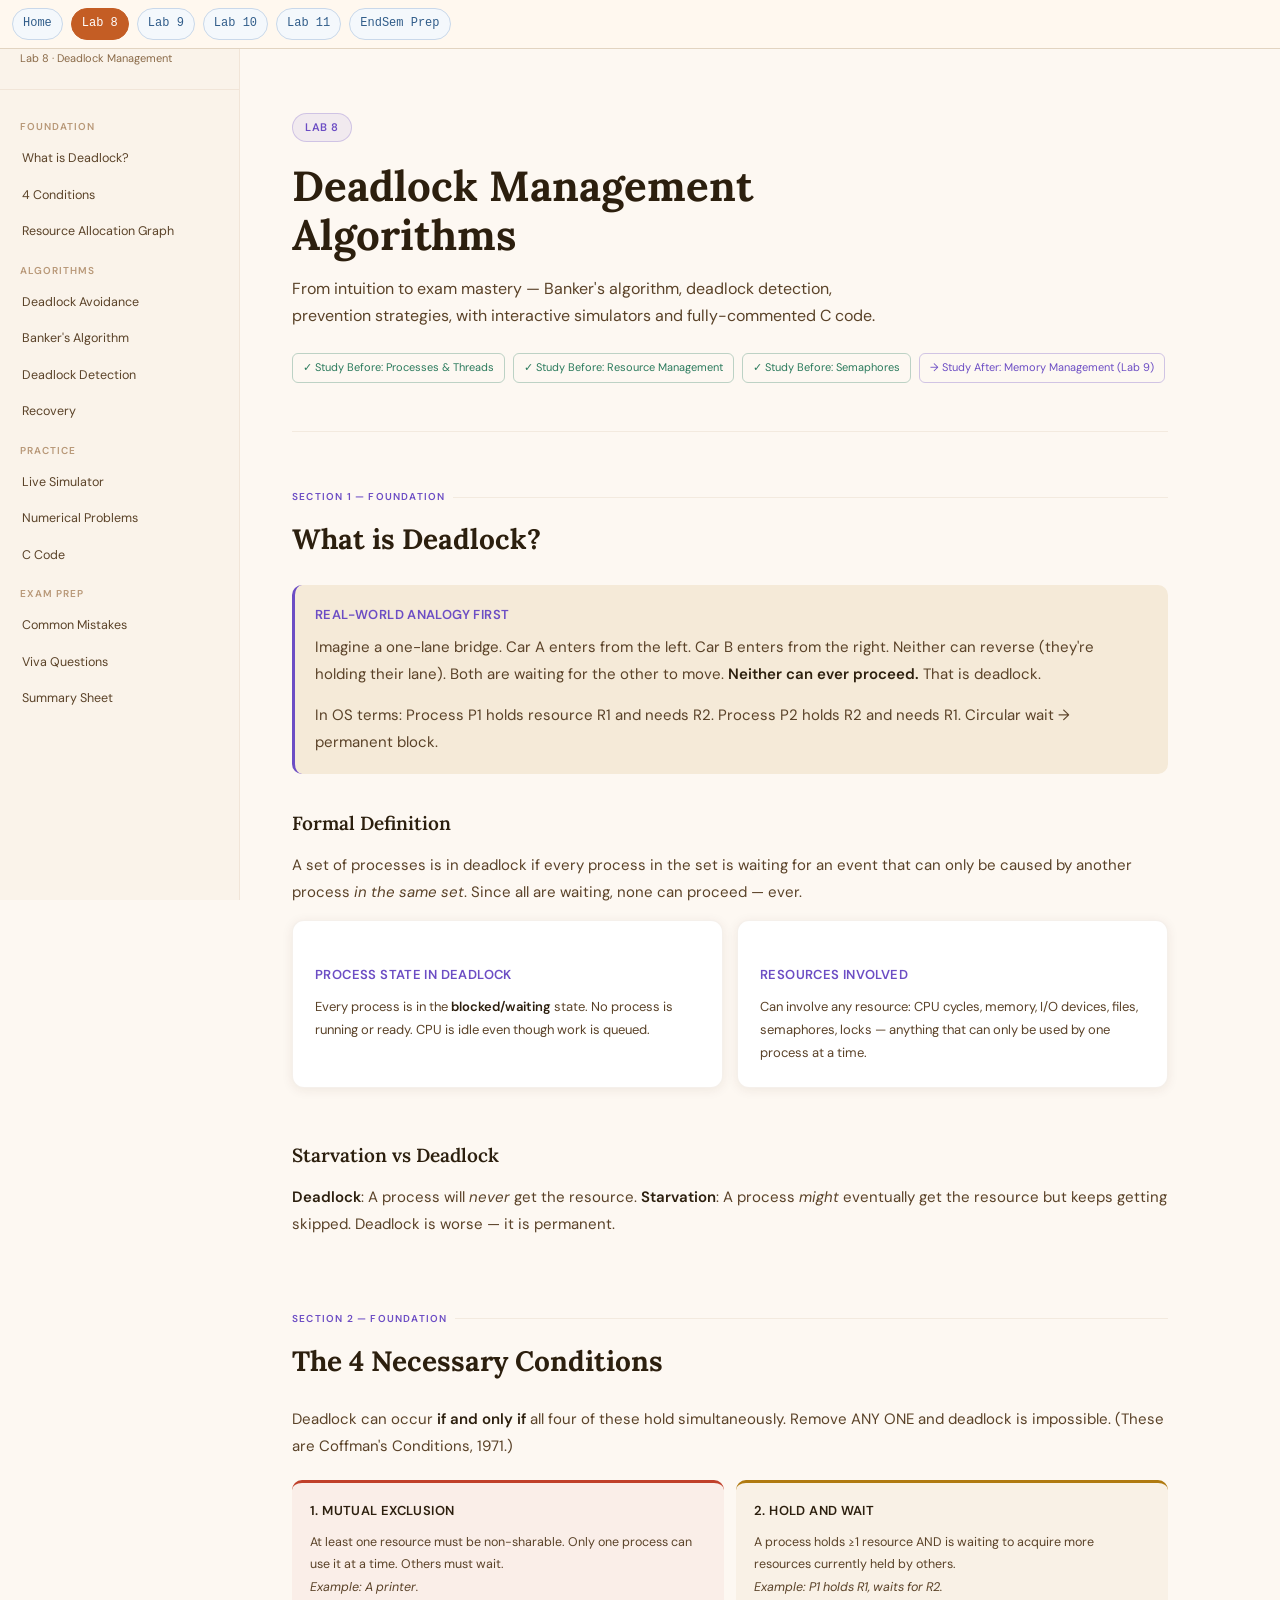
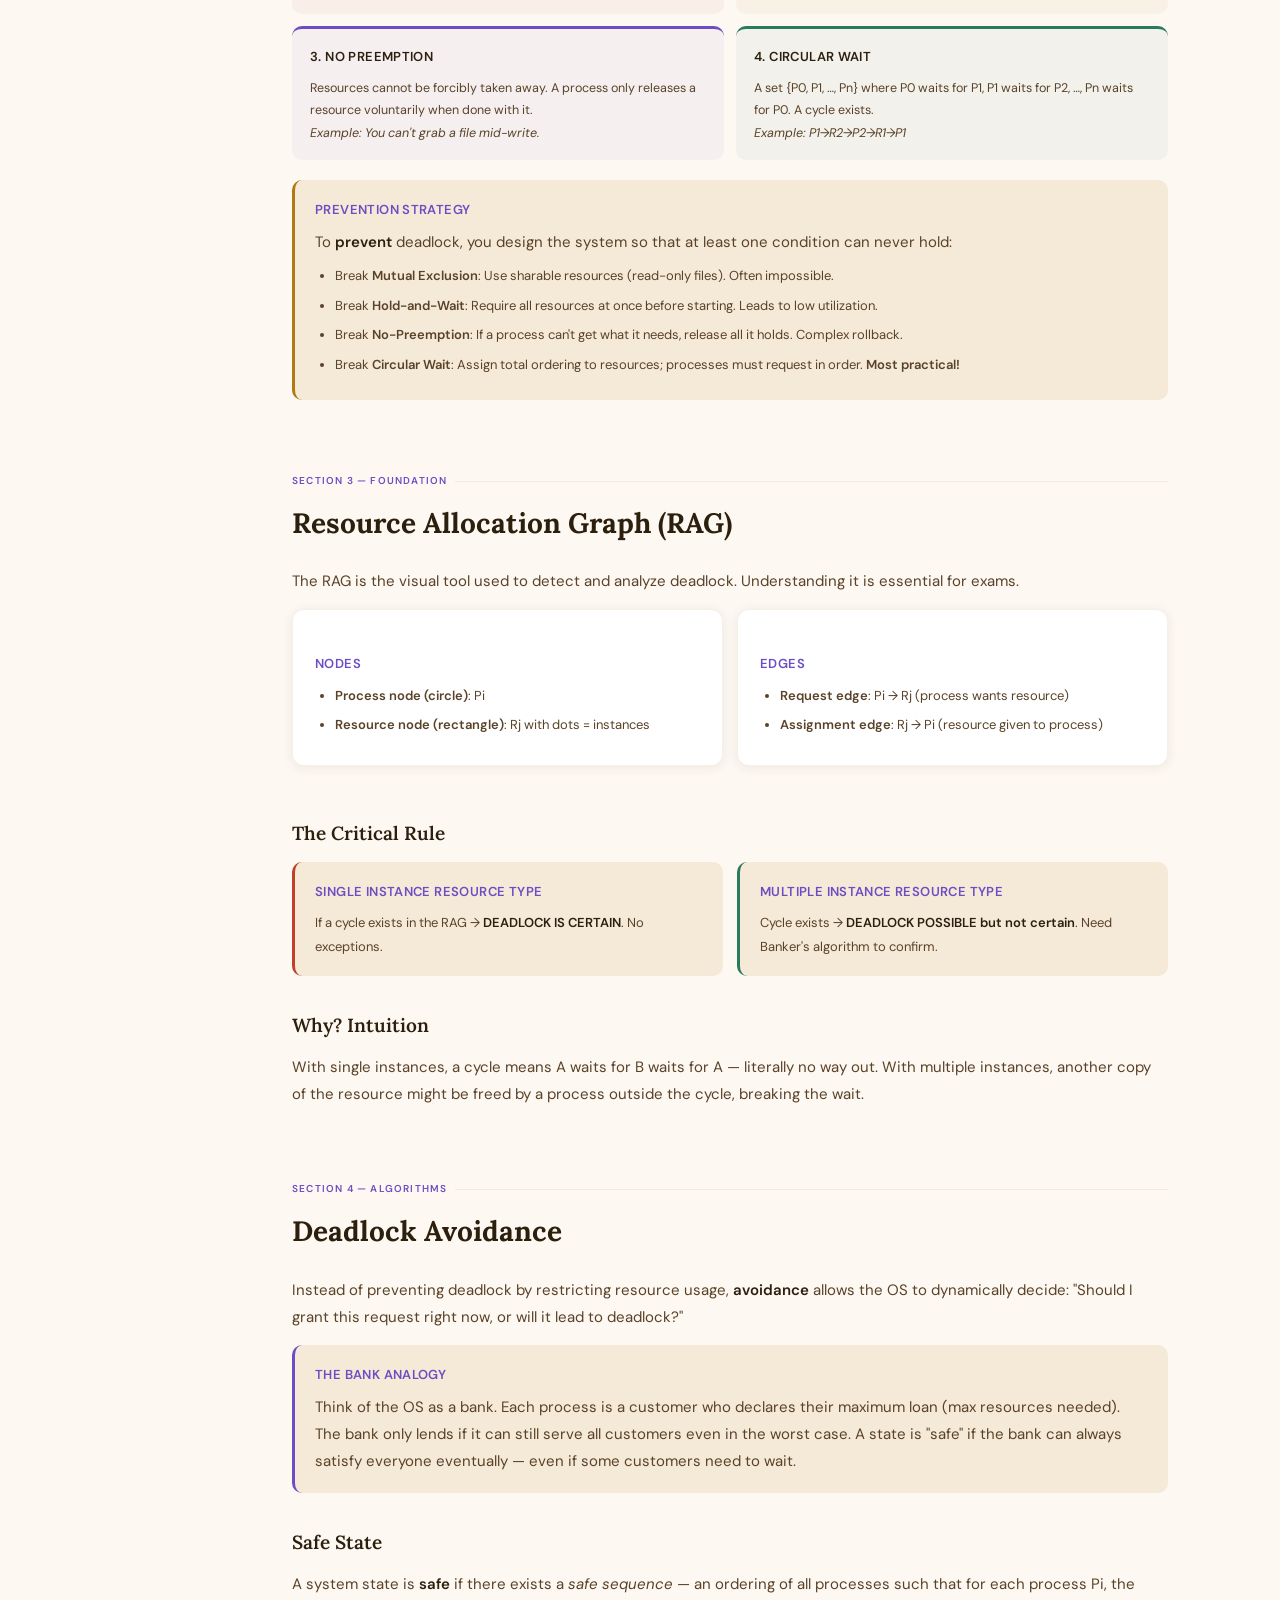
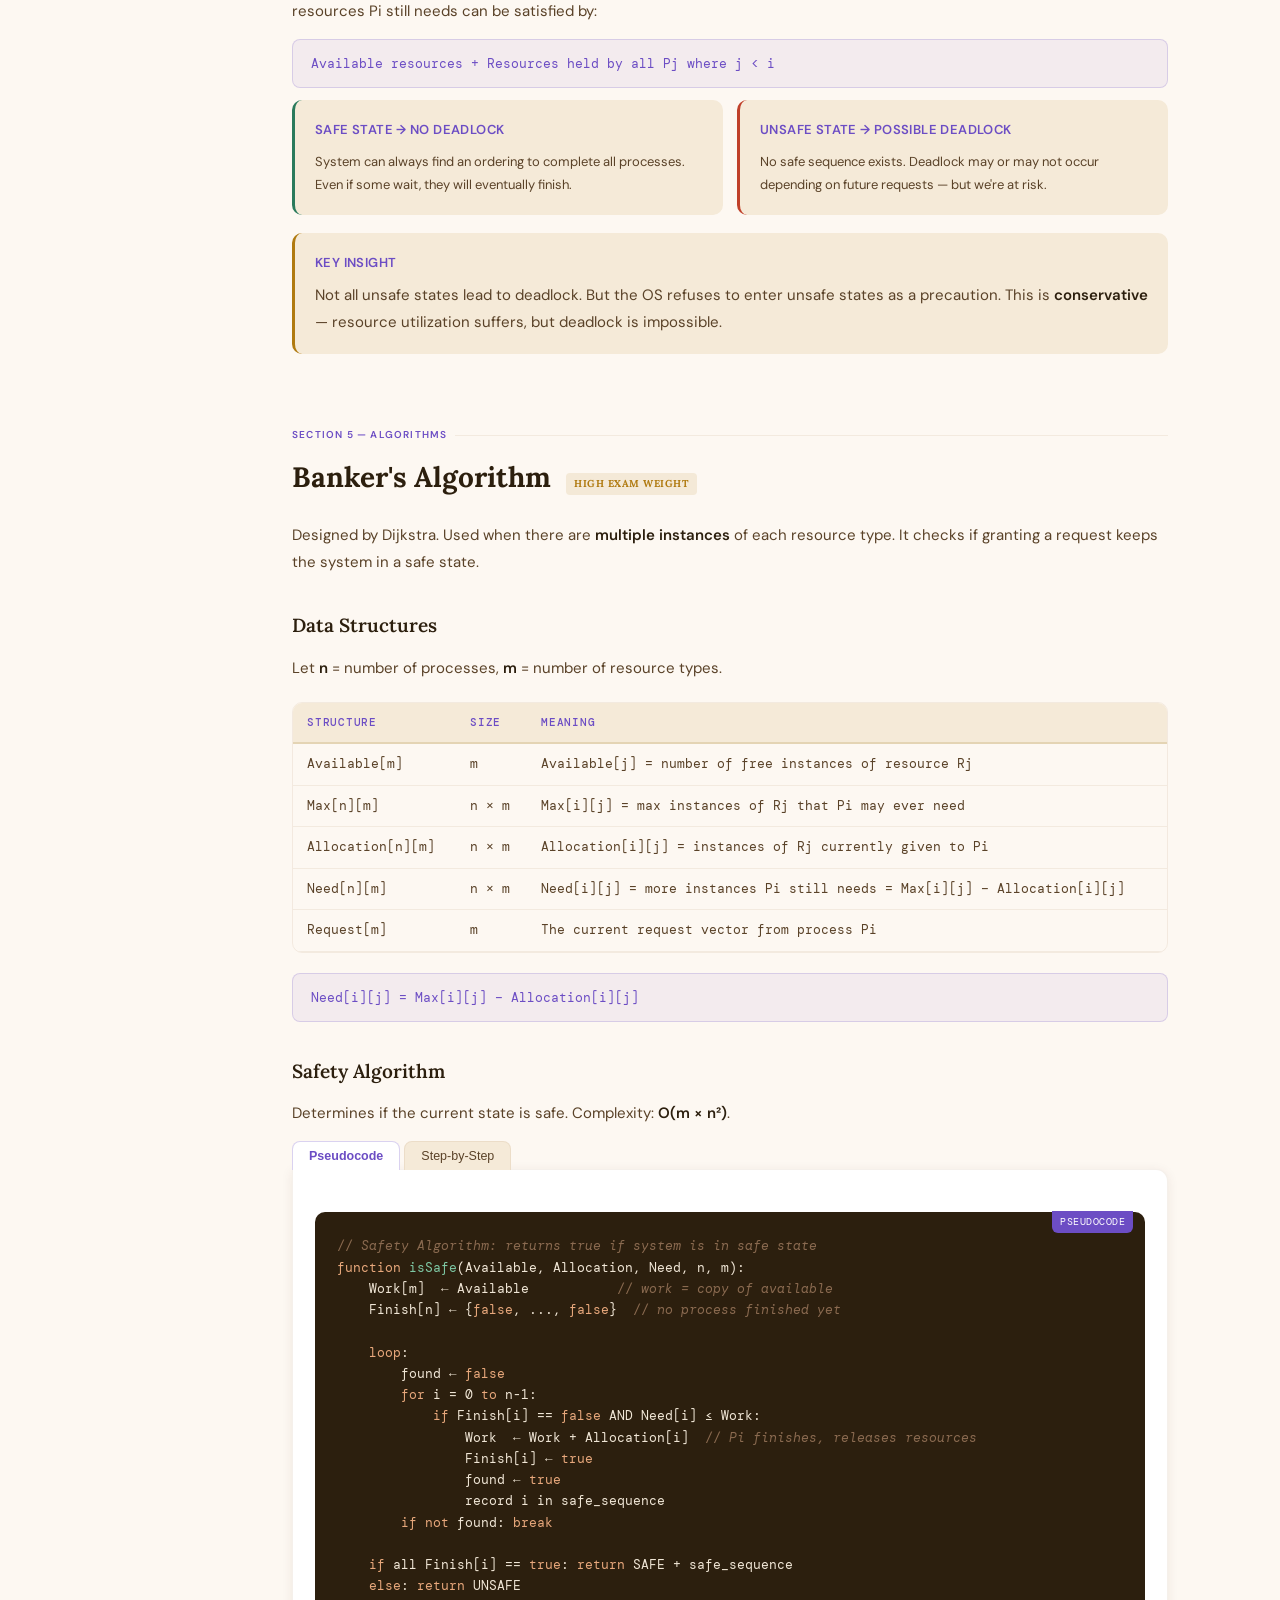
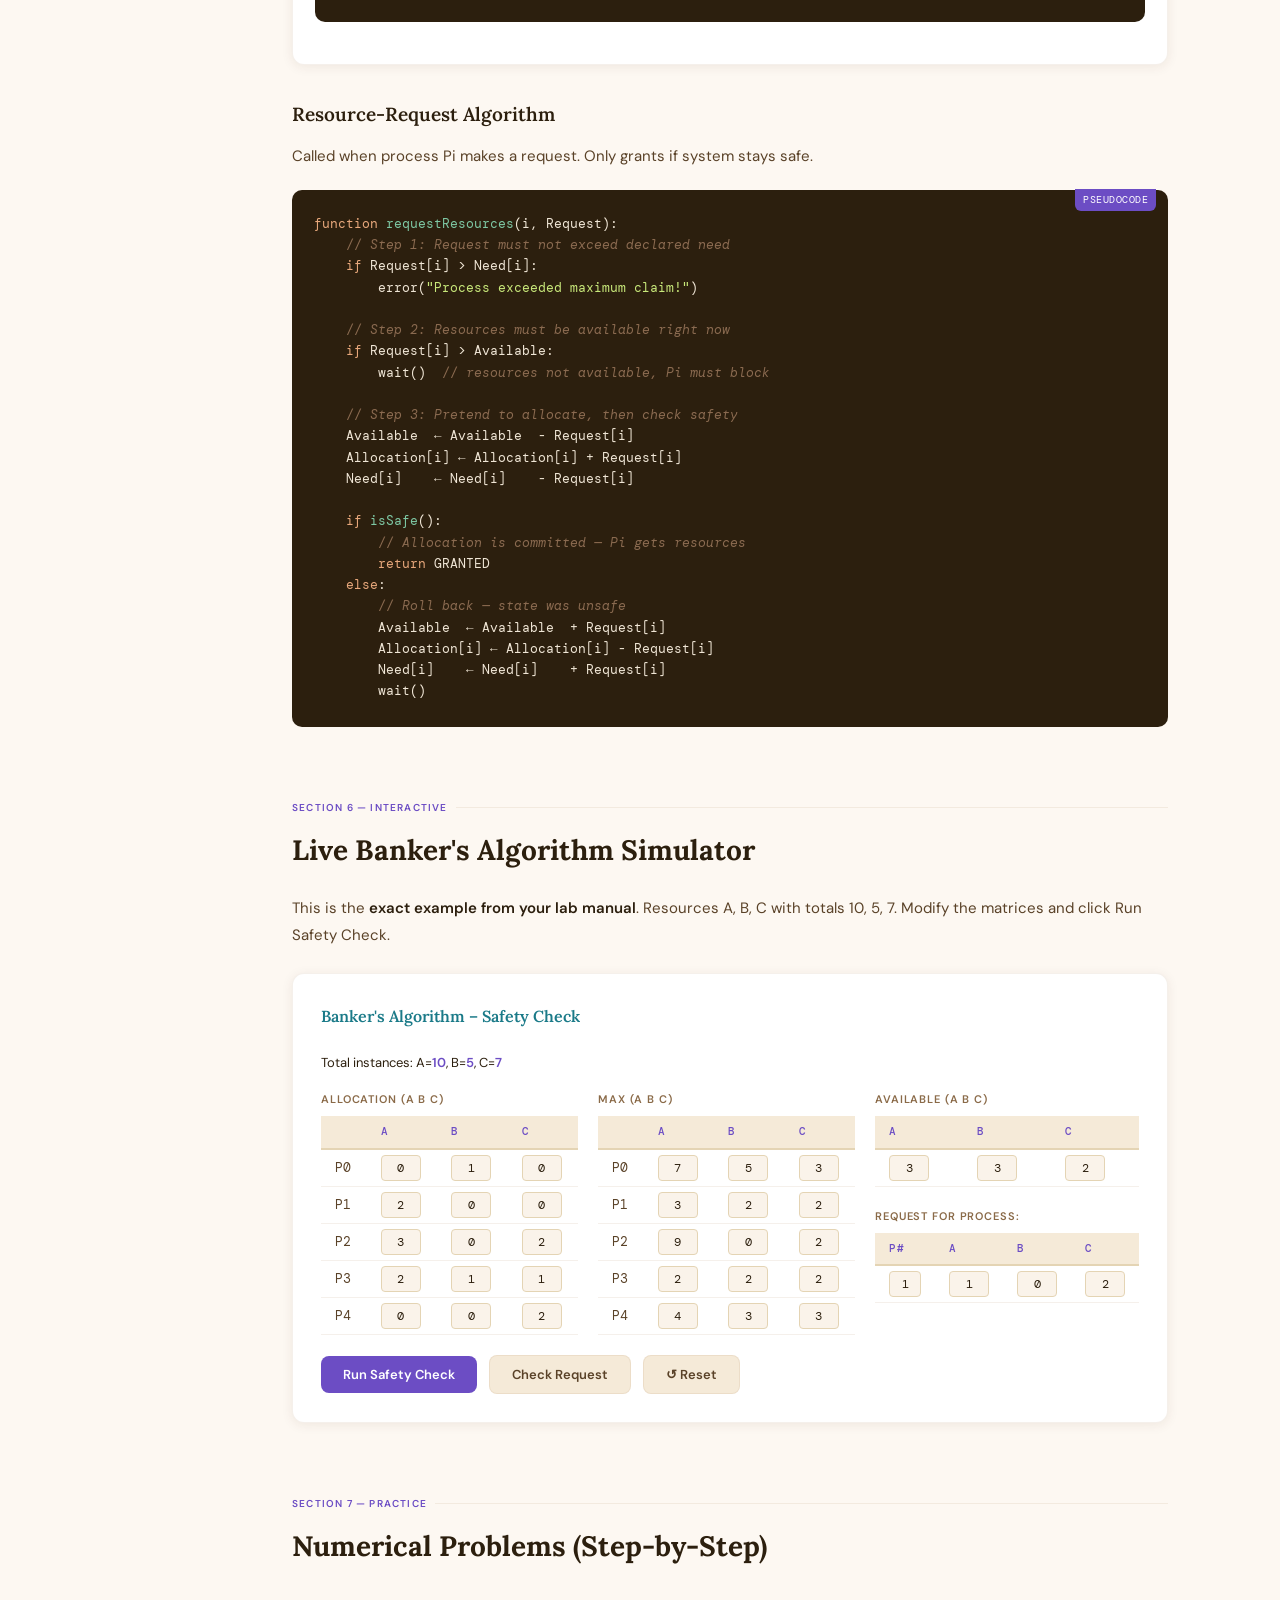
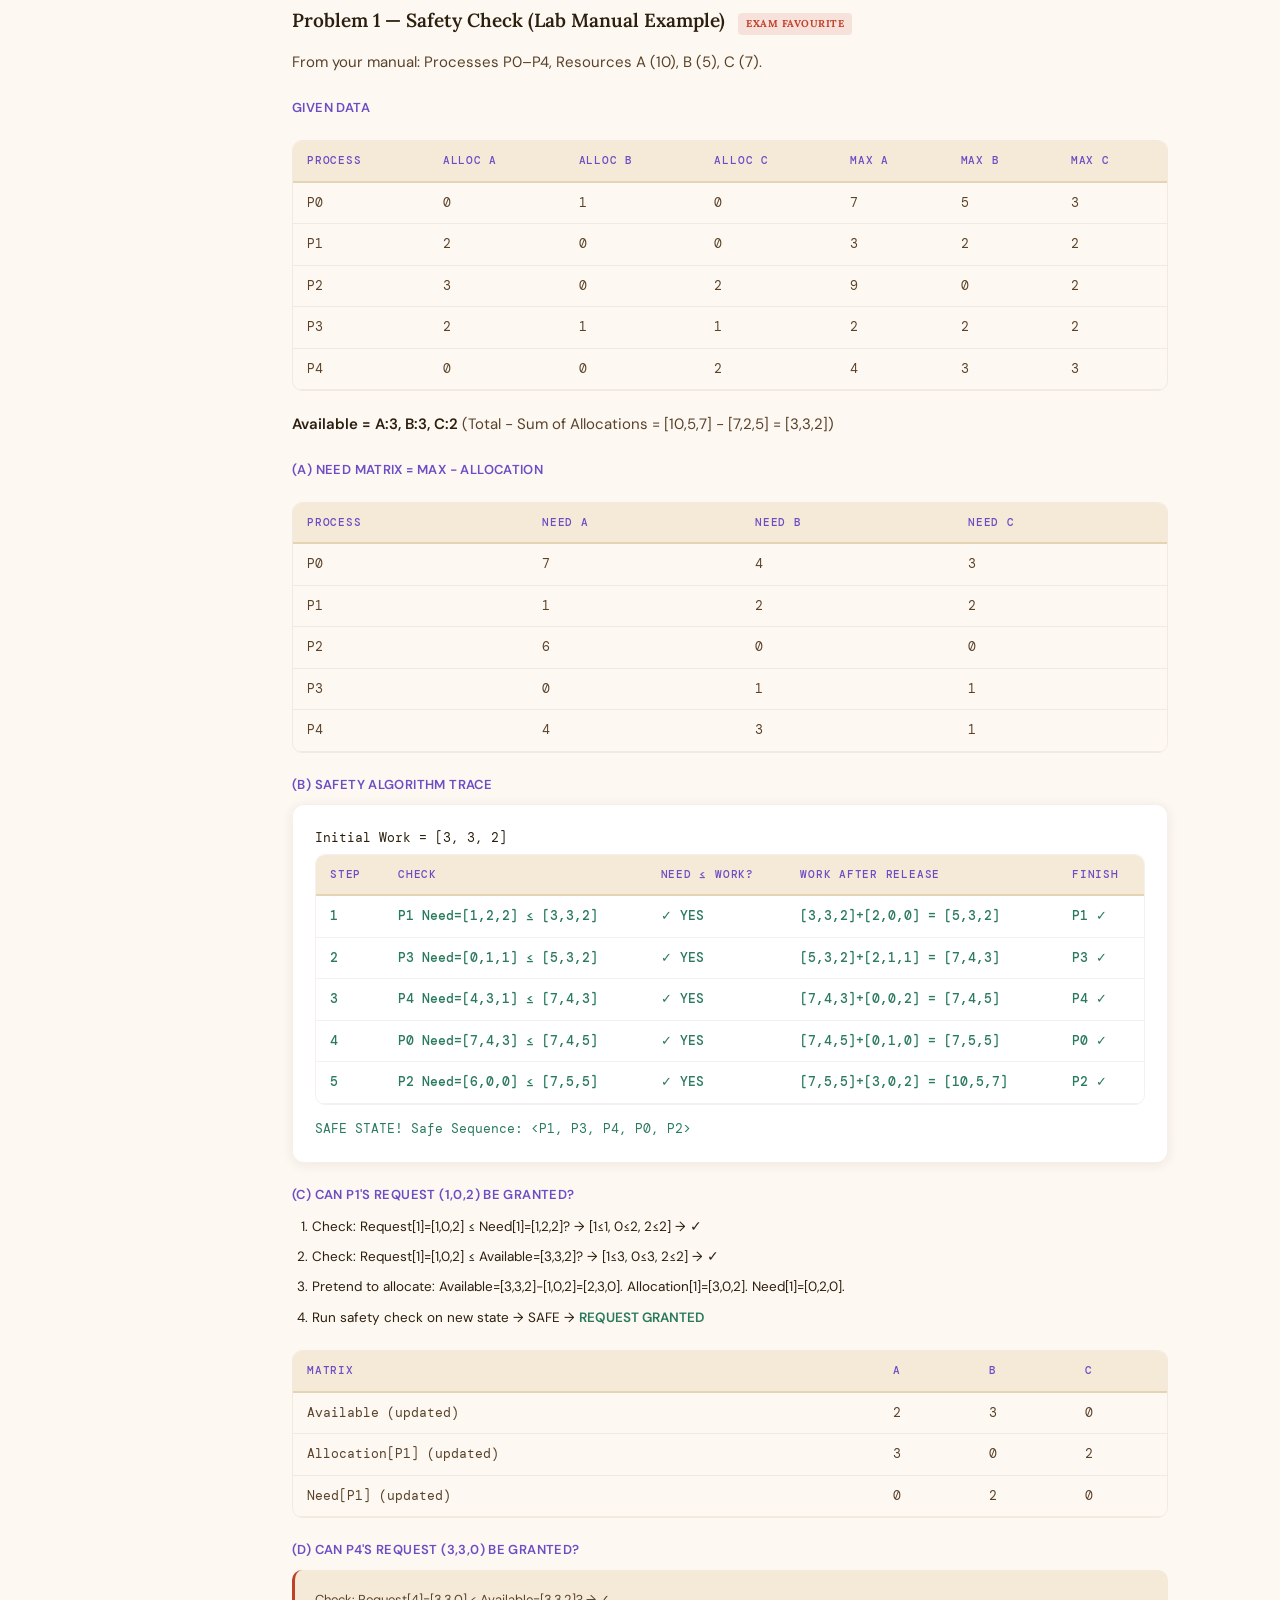
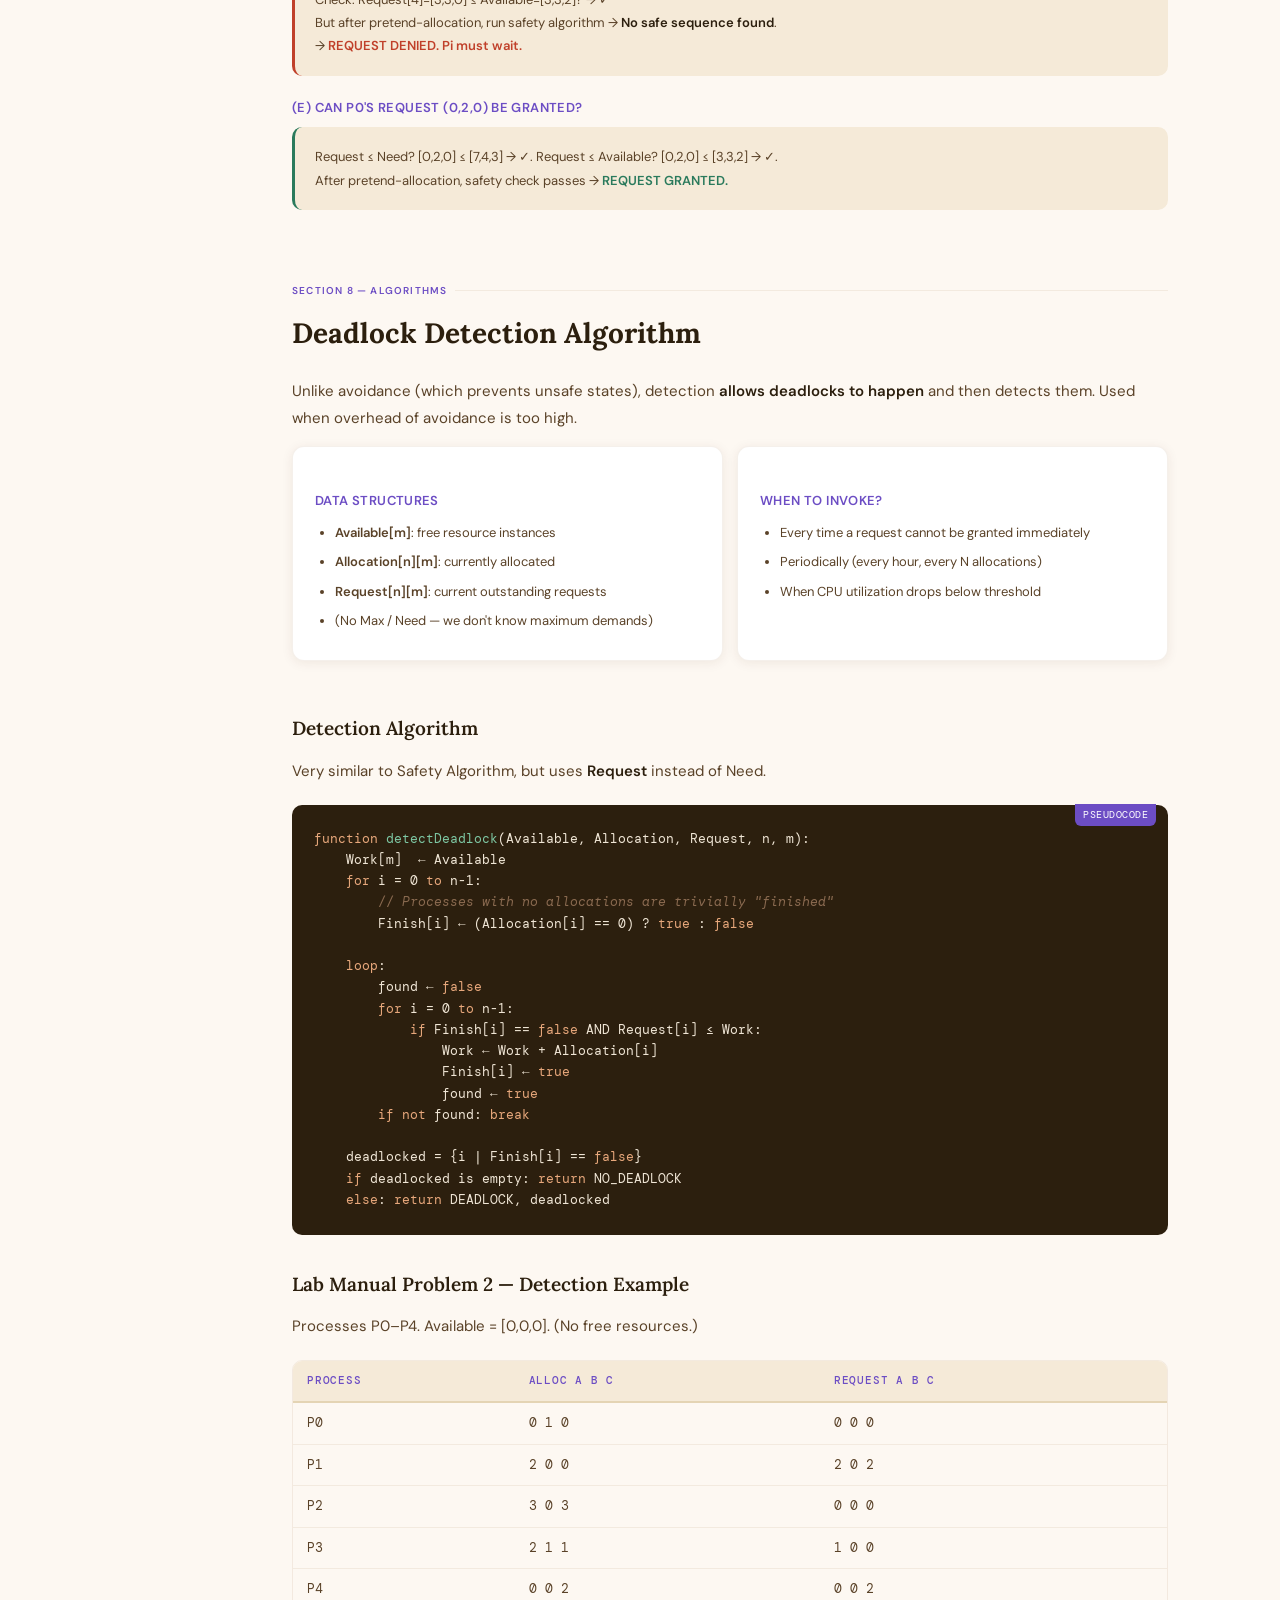
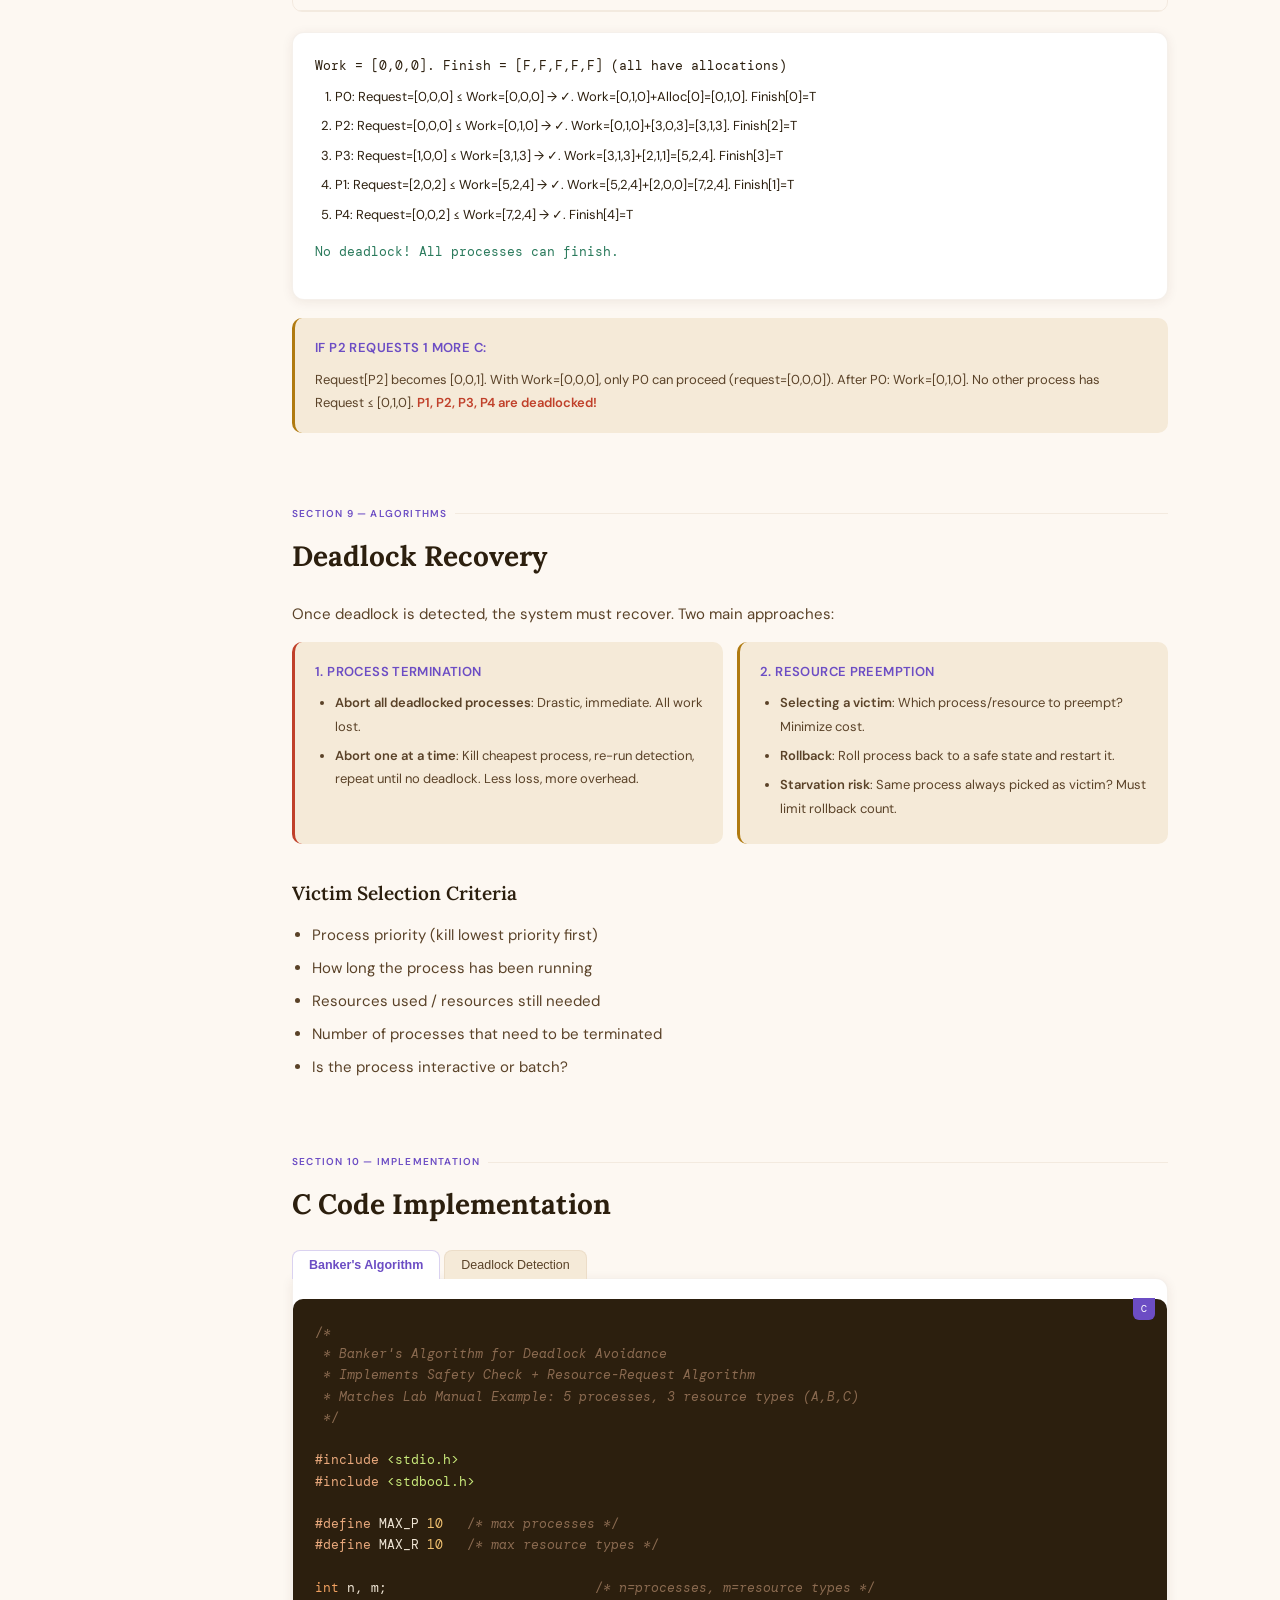
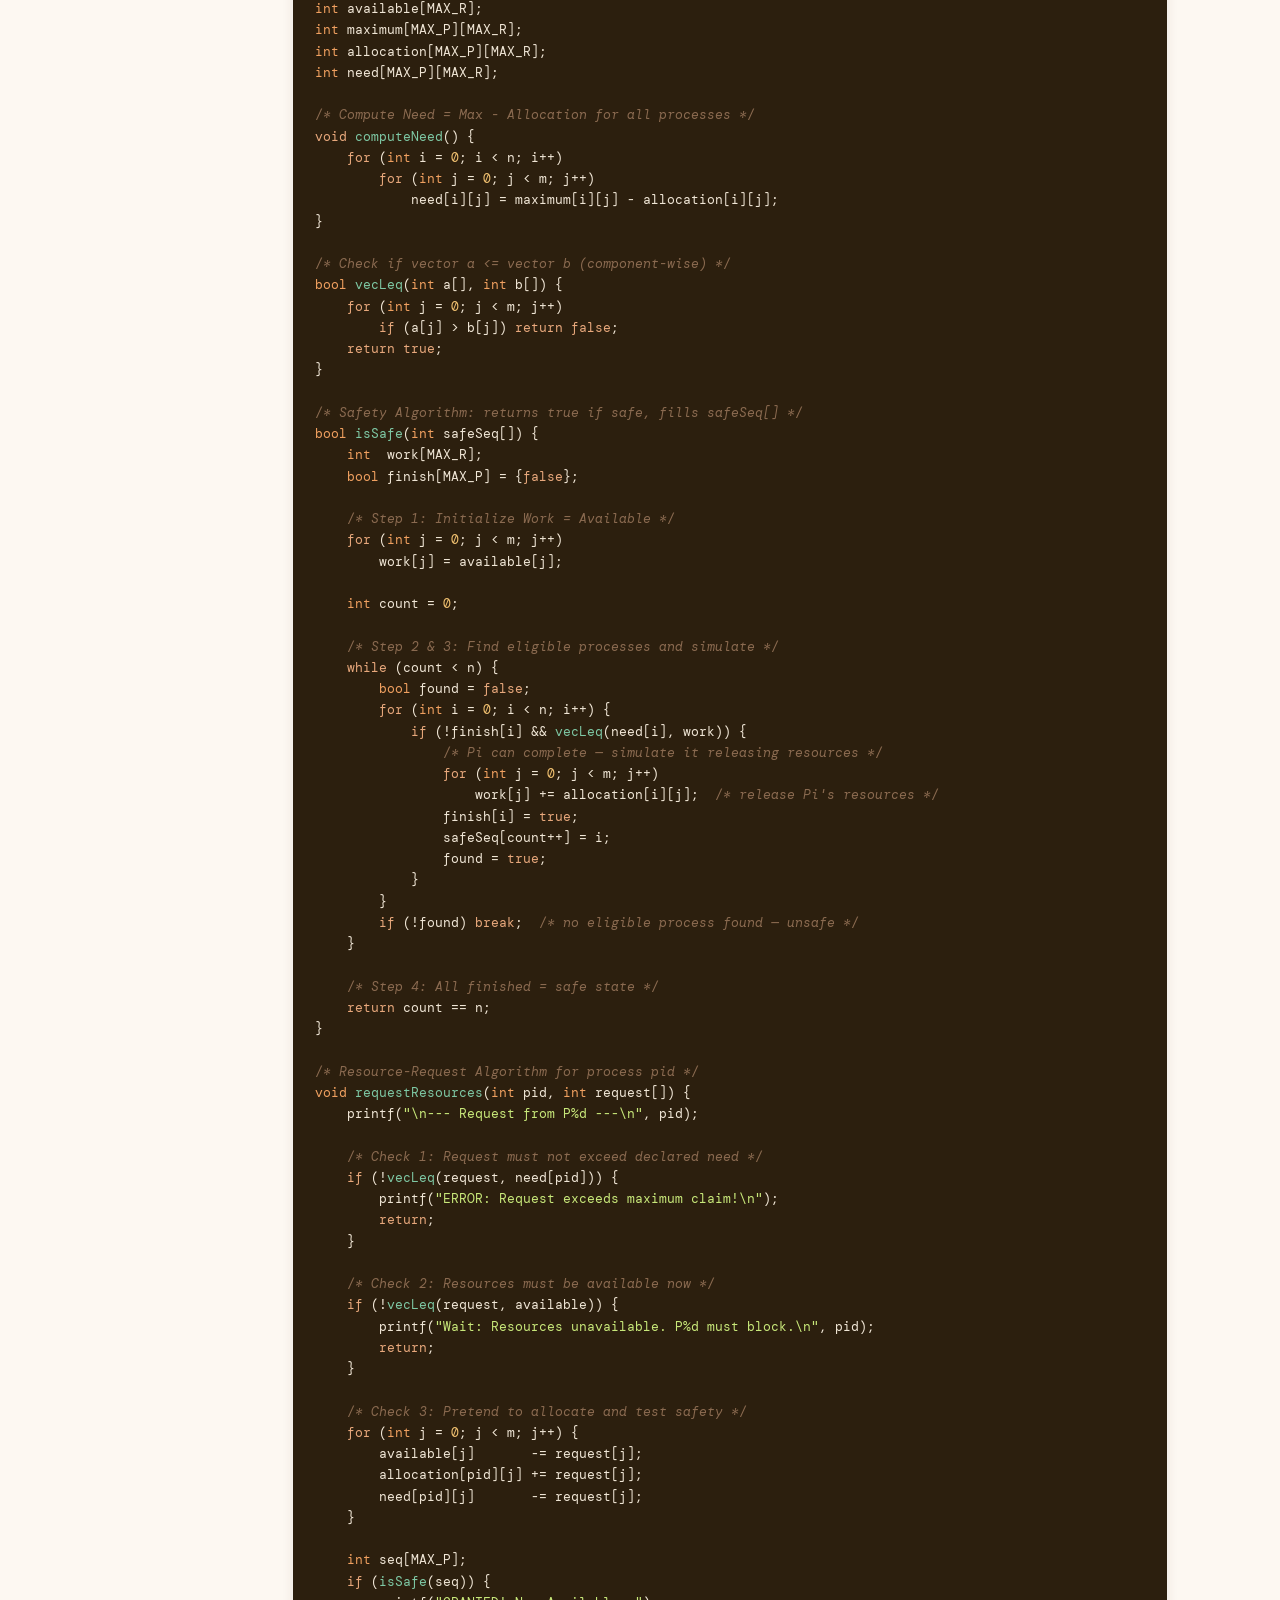
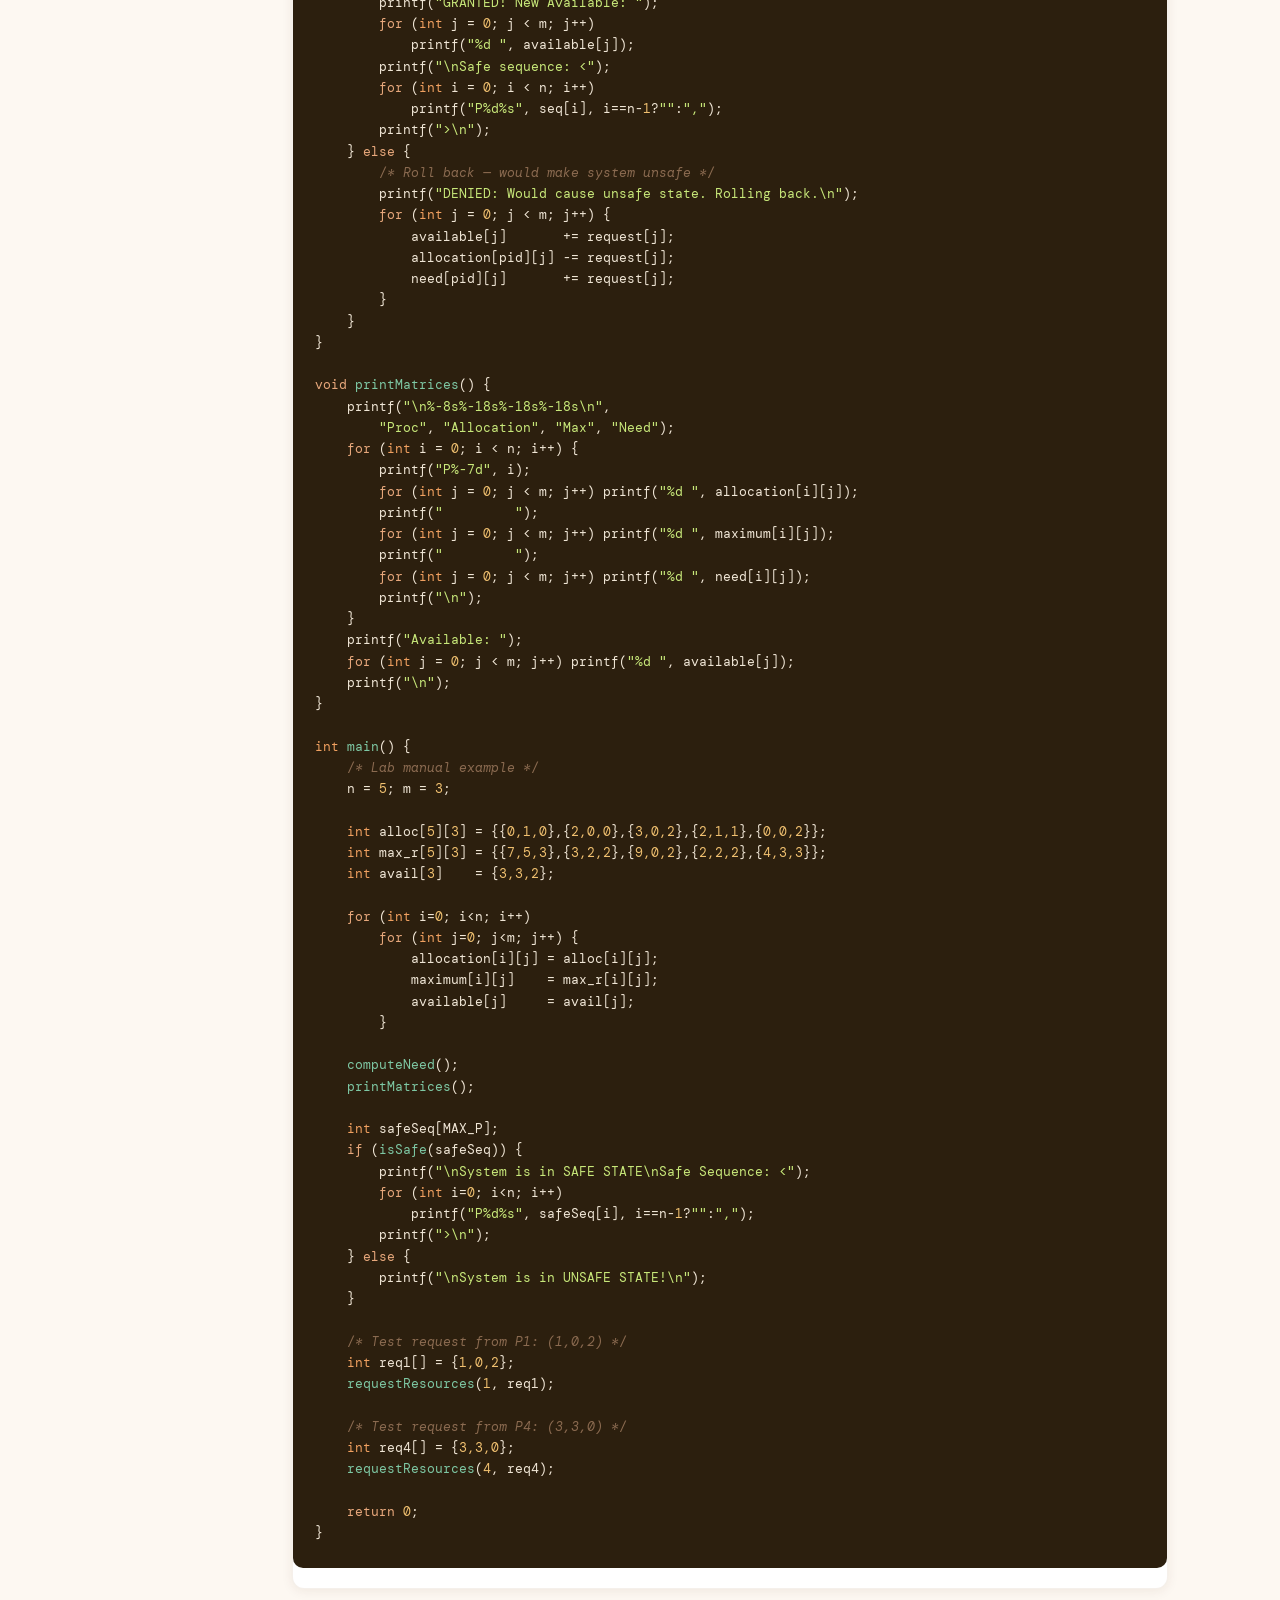
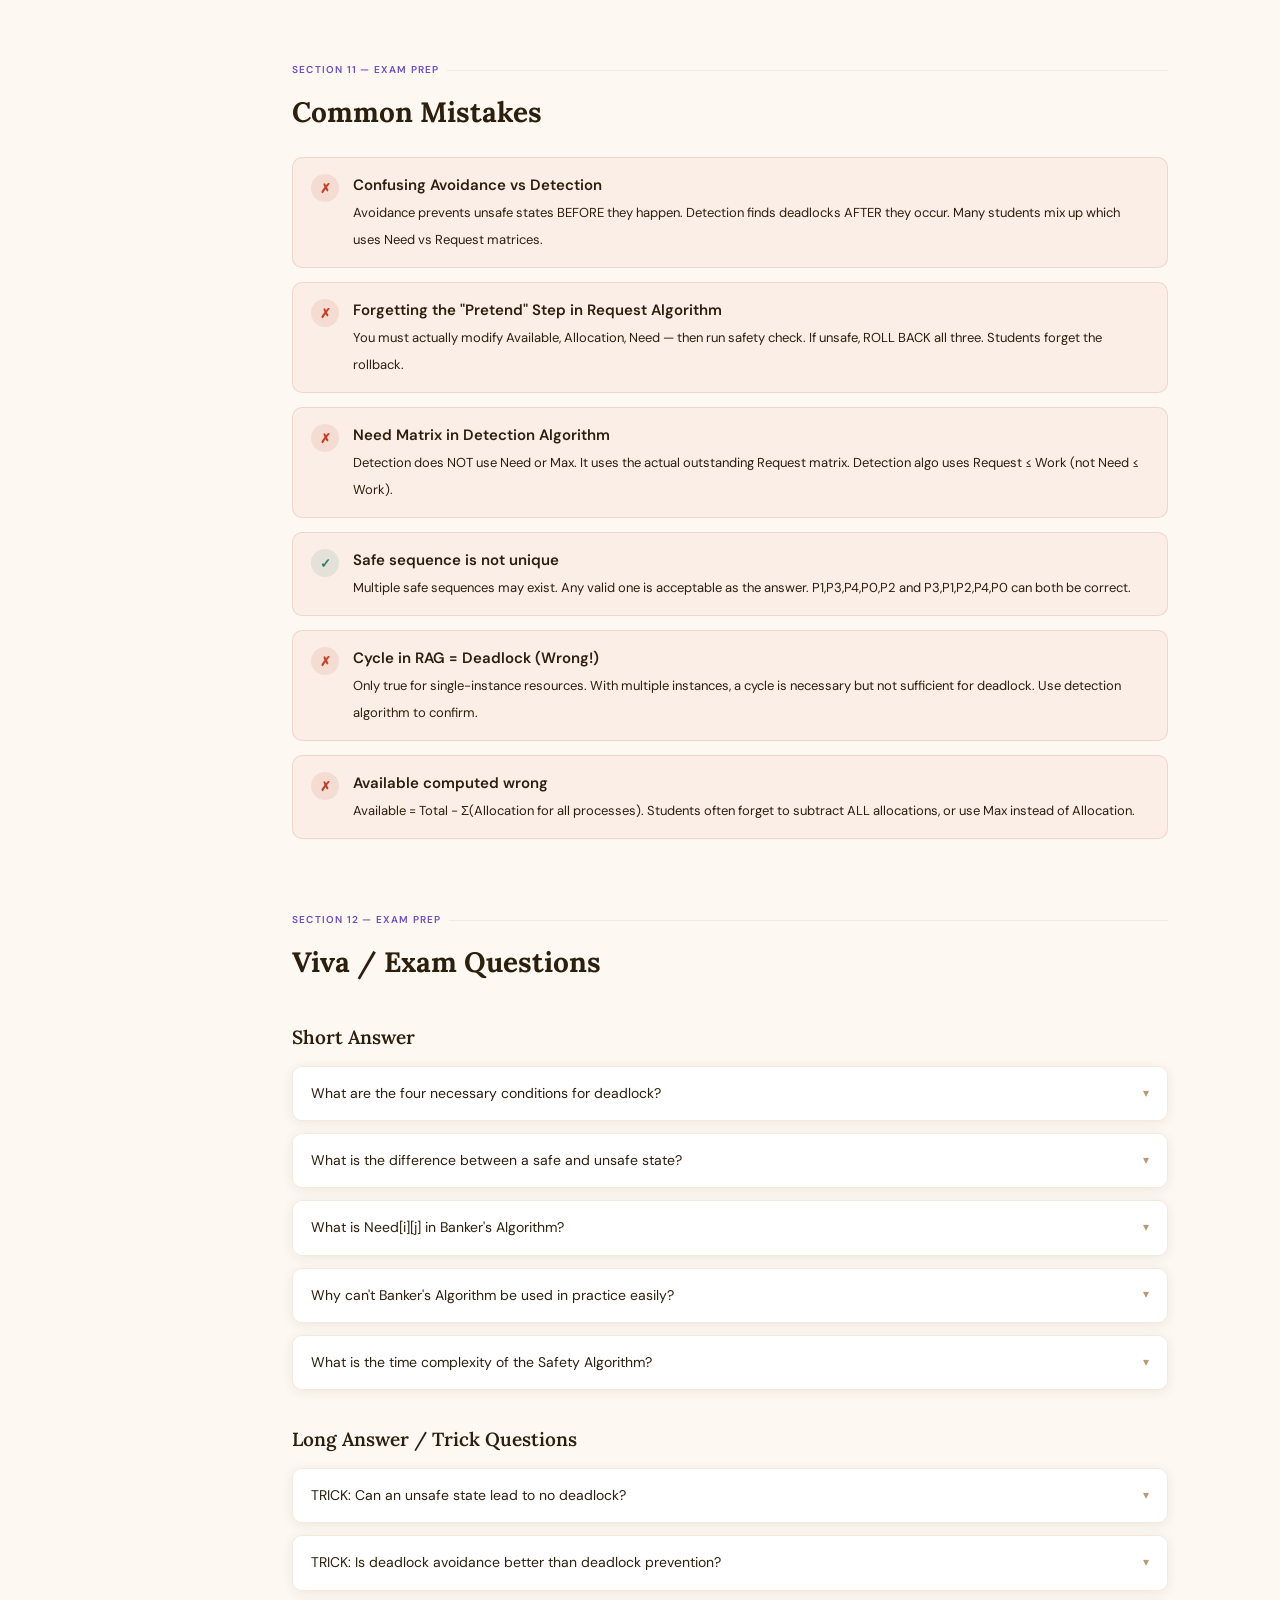
<file: lab8_work.html>
<!DOCTYPE html>
<html lang="en">
<head>
<meta charset="UTF-8">
<meta name="viewport" content="width=device-width, initial-scale=1.0">
<title>Lab 8 – Deadlock Management Algorithms | OS Study Guide</title>
<link href="https://fonts.googleapis.com/css2?family=Lora:ital,wght@0,400;0,600;0,700;1,400&family=DM+Sans:wght@400;500;600&family=DM+Mono:wght@400;500&display=swap" rel="stylesheet">
<link rel="stylesheet" href="common.css">
<style>
:root {
  --bg:#fdf8f2; --bg2:#faf3ea; --bg3:#f5ead8; --bg4:#ede0c8; --bg5:#e4d4b4;
  --ink:#2c1f0e; --ink2:#5a4228; --ink3:#8a6a48; --ink4:#b89878;
  --accent:#6c4dc4; --accent2:#9370e8; --green:#2a7a5c; --blue:#2a5fa0;
  --red:#c0402a; --yellow:#b07a10; --teal:#1a7a88;
  --border:rgba(108,77,196,0.15); --border2:rgba(160,110,60,0.1);
  --shadow:0 2px 12px rgba(80,40,10,0.08);
  --mono:'DM Mono',monospace; --sans:'DM Sans',sans-serif; --serif:'Lora',serif;
}
*,*::before,*::after{box-sizing:border-box;margin:0;padding:0}
html{scroll-behavior:smooth}
body{font-family:var(--sans);background:var(--bg);color:var(--ink);line-height:1.8;font-size:15px}
nav{position:fixed;top:0;left:0;width:240px;height:100vh;background:var(--bg2);border-right:1px solid var(--border2);overflow-y:auto;z-index:100;padding:24px 0;scrollbar-width:thin;scrollbar-color:var(--bg5) transparent}
.nav-logo{font-family:var(--serif);font-size:13px;font-weight:700;color:var(--accent);padding:0 20px 20px;border-bottom:1px solid var(--border2);margin-bottom:16px}
.nav-logo span{display:block;color:var(--ink3);font-size:11px;font-weight:400;margin-top:2px;font-family:var(--sans)}
nav a{display:block;padding:7px 20px;color:var(--ink2);text-decoration:none;font-size:12.5px;border-left:2px solid transparent;transition:all 0.15s}
nav a:hover,nav a.active{color:var(--accent);border-left-color:var(--accent);background:rgba(108,77,196,0.06)}
.nav-section{font-size:10px;font-weight:600;color:var(--ink4);padding:12px 20px 4px;letter-spacing:0.1em;text-transform:uppercase}
.progress-bar{position:fixed;top:0;left:240px;right:0;height:3px;background:var(--bg4);z-index:200}
.progress-fill{height:100%;background:var(--accent);border-radius:2px;width:0%;transition:width 0.1s}
main{margin-left:240px;padding:0 52px 100px;max-width:980px}
.hero{padding:64px 0 48px;border-bottom:1px solid var(--border2);margin-bottom:56px}
.hero-badge{display:inline-flex;align-items:center;gap:6px;background:rgba(108,77,196,0.08);border:1px solid rgba(108,77,196,0.25);color:var(--accent);font-size:11px;font-weight:600;padding:4px 12px;border-radius:20px;letter-spacing:0.05em;text-transform:uppercase;margin-bottom:20px}
.hero h1{font-family:var(--serif);font-size:42px;font-weight:700;line-height:1.15;color:var(--ink);margin-bottom:16px}
.hero h1 em{font-style:italic;color:var(--accent)}
.hero>p{color:var(--ink2);font-size:16px;max-width:600px;line-height:1.7}
.prereq-bar{display:flex;gap:8px;flex-wrap:wrap;margin-top:24px}
.prereq-tag{font-size:11px;padding:4px 10px;border-radius:6px;border:1px solid var(--border2);color:var(--ink3)}
.prereq-tag.before{border-color:rgba(42,122,92,0.3);color:var(--green)}
.prereq-tag.after{border-color:rgba(108,77,196,0.3);color:var(--accent)}
section{margin-bottom:72px;scroll-margin-top:24px}
.section-label{font-size:10px;font-weight:600;letter-spacing:0.12em;text-transform:uppercase;color:var(--accent);margin-bottom:8px;display:flex;align-items:center;gap:8px}
.section-label::after{content:'';flex:1;height:1px;background:var(--border2)}
h2{font-family:var(--serif);font-size:28px;font-weight:700;margin-bottom:20px;color:var(--ink)}
h3{font-family:var(--serif);font-size:19px;font-weight:600;margin:32px 0 12px;color:var(--ink)}
h4{font-size:13px;font-weight:600;color:var(--accent);margin:20px 0 8px;letter-spacing:0.03em;text-transform:uppercase}
p{color:var(--ink2);margin-bottom:14px}
strong{font-weight:600}
em{font-style:italic}
main p strong,.card p strong,.info-card p strong{color:var(--ink)}
ul,ol{color:var(--ink2);padding-left:20px;margin-bottom:14px}
li{margin-bottom:6px}
.card{background:#fff;border:1px solid var(--border2);border-radius:12px;padding:22px;margin-bottom:18px;box-shadow:var(--shadow)}
.card-grid{display:grid;grid-template-columns:1fr 1fr;gap:14px;margin-bottom:18px}
.info-card{background:var(--bg3);border-radius:10px;padding:18px 20px;border-left:3px solid var(--accent)}
.info-card.warn{border-left-color:var(--yellow)}
.info-card.danger{border-left-color:var(--red)}
.info-card.success{border-left-color:var(--green)}
.info-card h4{margin-top:0}
.info-card p{color:var(--ink2)}
.code-wrap{position:relative;margin:20px 0}
.code-label{position:absolute;top:-1px;right:12px;font-size:10px;font-family:var(--mono);background:var(--accent);color:#fff;padding:2px 8px;border-radius:0 0 6px 6px;letter-spacing:0.05em;text-transform:uppercase}
pre{background:#2c1f0e;color:#f0e6d6;border-radius:10px;padding:24px 22px;overflow-x:auto;font-family:var(--mono);font-size:12.5px;line-height:1.7;tab-size:4}
.kw{color:#e8a87c}.fn{color:#7ec8a4}.str{color:#c8e87a}.num{color:#f0c070}.cm{color:#8a6a50;font-style:italic}.type{color:#f0a060}.var{color:#f0e6d6}.op{color:#aad4f0}
.table-wrap{overflow-x:auto;margin:20px 0;border-radius:10px;border:1px solid var(--border2)}
table{width:100%;border-collapse:collapse;font-size:13px}
th{background:var(--bg3);color:var(--accent);font-family:var(--mono);font-size:11px;font-weight:500;text-transform:uppercase;letter-spacing:0.07em;padding:10px 14px;text-align:left;border-bottom:2px solid var(--bg5)}
td{padding:9px 14px;border-bottom:1px solid var(--border2);color:var(--ink2);font-family:var(--mono);font-size:12.5px}
tr:hover td{background:var(--bg2)}
.highlight-row td{color:var(--green);font-weight:500}
.algo-steps{counter-reset:step;list-style:none;padding:0}
.algo-steps li{counter-increment:step;display:grid;grid-template-columns:36px 1fr;gap:12px;margin-bottom:12px;padding:12px 16px 12px 0;border-bottom:1px solid var(--border2)}
.algo-steps li::before{content:counter(step);width:26px;height:26px;border-radius:50%;background:rgba(108,77,196,0.1);border:1.5px solid rgba(108,77,196,0.4);color:var(--accent);font-size:12px;font-weight:700;display:flex;align-items:center;justify-content:center;flex-shrink:0;margin-top:3px}
.tab-bar{display:flex;gap:4px;margin-bottom:-1px}
.tab-btn{padding:7px 16px;font-size:12.5px;font-weight:500;background:var(--bg3);border:1px solid var(--border2);border-bottom:none;border-radius:8px 8px 0 0;color:var(--ink2);cursor:pointer;transition:all 0.15s}
.tab-btn.active{background:#fff;color:var(--accent);border-color:rgba(108,77,196,0.25);font-weight:600}
.tab-content{display:none}
.tab-content.active{display:block}
.sim-container{background:#fff;border:1px solid var(--border2);border-radius:12px;padding:28px;margin:24px 0;box-shadow:var(--shadow)}
.sim-title{font-family:var(--serif);font-size:16px;font-weight:600;margin-bottom:20px;color:var(--teal)}
.matrix-grid{display:grid;gap:16px;margin-bottom:20px}
.matrix-label{font-size:11px;font-weight:600;color:var(--ink3);letter-spacing:0.08em;text-transform:uppercase;margin-bottom:6px}
.matrix-table{border-collapse:collapse}
.matrix-table th{background:var(--bg3);padding:6px 14px;font-size:11px;color:var(--accent)}
.matrix-table td{padding:5px 14px;font-family:var(--mono);font-size:13px}
.matrix-table input{width:40px;background:var(--bg2);border:1.5px solid var(--bg5);color:var(--ink);text-align:center;padding:4px 6px;border-radius:4px;font-family:var(--mono);font-size:12px}
.matrix-table input:focus{outline:none;border-color:var(--accent2)}
.sim-btn{padding:10px 22px;border-radius:8px;border:none;cursor:pointer;font-size:13px;font-weight:600;margin-right:8px;font-family:var(--sans)}
.sim-btn.primary{background:var(--accent);color:#fff}
.sim-btn.primary:hover{background:var(--accent2)}
.sim-btn.secondary{background:var(--bg3);color:var(--ink2);border:1px solid var(--border2)}
.sim-output{margin-top:20px;background:#2c1f0e;border-radius:8px;padding:16px 18px;font-family:var(--mono);font-size:12.5px;line-height:1.8;min-height:80px;display:none;white-space:pre-wrap;color:#f0e6d6}
.safe{color:#7ec8a4}.unsafe{color:#e88070}.step-out{color:#b09878}
.qa-item{border:1px solid var(--border2);border-radius:10px;margin-bottom:12px;overflow:hidden;box-shadow:var(--shadow)}
.qa-q{padding:14px 18px;cursor:pointer;display:flex;justify-content:space-between;align-items:center;background:#fff;color:var(--ink);font-size:14px;transition:background 0.15s}
.qa-q:hover{background:var(--bg2)}
.qa-q .chevron{color:var(--ink4);transition:transform 0.2s;font-size:12px}
.qa-q.open .chevron{transform:rotate(180deg)}
.qa-a{display:none;padding:14px 18px;background:var(--bg2);color:var(--ink2);font-size:13.5px;line-height:1.7;border-top:1px solid var(--border2)}
.qa-a code{font-family:var(--mono);font-size:12px;color:var(--teal)}
.summary-grid{display:grid;grid-template-columns:1fr 1fr;gap:14px}
.summary-card{background:#fff;border-radius:10px;padding:18px;border:1px solid var(--border2);box-shadow:var(--shadow);border-left:3px solid var(--accent)}
.summary-card h4{color:var(--accent);margin-top:0;margin-bottom:10px;font-size:13px;text-transform:none;letter-spacing:0}
.summary-card ul{font-size:12.5px}.summary-card li{margin-bottom:4px}
.mistake{display:flex;gap:14px;margin-bottom:14px;padding:14px 18px;background:rgba(192,64,42,0.05);border:1px solid rgba(192,64,42,0.15);border-radius:10px}
.mistake-icon{width:28px;height:28px;border-radius:50%;background:rgba(192,64,42,0.1);color:var(--red);display:flex;align-items:center;justify-content:center;font-size:13px;font-weight:700;flex-shrink:0;margin-top:2px}
.fix-icon{background:rgba(42,122,92,0.1);color:var(--green)}
.formula{background:rgba(108,77,196,0.07);border:1px solid rgba(108,77,196,0.2);border-radius:8px;padding:12px 18px;font-family:var(--mono);font-size:13px;color:var(--accent);margin:12px 0}
.condition-grid{display:grid;grid-template-columns:1fr 1fr;gap:12px;margin:20px 0}
.cond-card{border-radius:10px;padding:16px 18px;border-top:3px solid}
.cond-card:nth-child(1){background:rgba(192,64,42,0.05);border-color:var(--red)}
.cond-card:nth-child(2){background:rgba(176,122,16,0.05);border-color:var(--yellow)}
.cond-card:nth-child(3){background:rgba(108,77,196,0.05);border-color:var(--accent)}
.cond-card:nth-child(4){background:rgba(42,122,92,0.05);border-color:var(--green)}
.cond-card h4{margin-top:0;font-size:13px;color:var(--ink)}
.cond-card p{font-size:12.5px;margin-bottom:0}
.badge{display:inline-block;font-size:10px;font-weight:700;padding:2px 8px;border-radius:4px;letter-spacing:0.05em;text-transform:uppercase;margin-left:8px}
.badge.hard{background:rgba(192,64,42,0.12);color:var(--red)}
.badge.medium{background:rgba(176,122,16,0.12);color:var(--yellow)}
.badge.easy{background:rgba(42,122,92,0.1);color:var(--green)}
.scroll-top{position:fixed;bottom:28px;right:28px;width:38px;height:38px;border-radius:50%;background:var(--accent);color:#fff;border:none;cursor:pointer;font-size:16px;display:none;align-items:center;justify-content:center;box-shadow:0 4px 20px rgba(108,77,196,0.35);transition:transform 0.2s}
.scroll-top:hover{transform:translateY(-2px)}
@media(max-width:900px){nav{width:0;overflow:hidden}main{margin-left:0;padding:0 24px 80px}.card-grid,.condition-grid,.summary-grid{grid-template-columns:1fr}.progress-bar{left:0}}
::-webkit-scrollbar{width:6px;height:5px}::-webkit-scrollbar-track{background:var(--bg)}::-webkit-scrollbar-thumb{background:var(--bg5);border-radius:3px}::-webkit-scrollbar-thumb:hover{background:var(--accent)}
</style>
</head>
<body>

<div class="global-links">
  <a href="index.html">Home</a>
  <a href="lab8_work.html" class="active">Lab 8</a>
  <a href="lab9_work.html">Lab 9</a>
  <a href="lab10_page_replacement_enhanced.html">Lab 10</a>
  <a href="lab11_disk_scheduling.html">Lab 11</a>
  <a href="os_lab_endsem_prep.html">EndSem Prep</a>
</div>

<div class="progress-bar"><div class="progress-fill" id="prog"></div></div>

<!-- SIDEBAR -->
<nav>
  <div class="nav-logo">OS Study Guide<span>Lab 8 · Deadlock Management</span></div>
  <div class="nav-section">Foundation</div>
  <a href="#intro">What is Deadlock?</a>
  <a href="#conditions">4 Conditions</a>
  <a href="#rag">Resource Allocation Graph</a>
  <div class="nav-section">Algorithms</div>
  <a href="#avoidance">Deadlock Avoidance</a>
  <a href="#bankers">Banker's Algorithm</a>
  <a href="#detection">Deadlock Detection</a>
  <a href="#recovery">Recovery</a>
  <div class="nav-section">Practice</div>
  <a href="#simulator">Live Simulator</a>
  <a href="#numericals">Numerical Problems</a>
  <a href="#code">C Code</a>
  <div class="nav-section">Exam Prep</div>
  <a href="#mistakes">Common Mistakes</a>
  <a href="#viva">Viva Questions</a>
  <a href="#summary">Summary Sheet</a>
</nav>

<main>

<!-- ══════════════════════════════════════ HERO -->
<div class="hero">
  <div class="hero-badge"> Lab 8</div>
  <h1>Deadlock Management<br>Algorithms</h1>
  <p>From intuition to exam mastery — Banker's algorithm, deadlock detection, prevention strategies, with interactive simulators and fully-commented C code.</p>
  <div class="prereq-bar">
    <span class="prereq-tag before">✓ Study Before: Processes &amp; Threads</span>
    <span class="prereq-tag before">✓ Study Before: Resource Management</span>
    <span class="prereq-tag before">✓ Study Before: Semaphores</span>
    <span class="prereq-tag after">→ Study After: Memory Management (Lab 9)</span>
  </div>
</div>

<!-- ══════════════════════════════════════ INTRO -->
<section id="intro">
  <div class="section-label">Section 1 — Foundation</div>
  <h2>What is Deadlock?</h2>

  <div class="info-card" style="margin-bottom:20px">
    <h4> Real-World Analogy First</h4>
    <p>Imagine a one-lane bridge. Car A enters from the left. Car B enters from the right. Neither can reverse (they're holding their lane). Both are waiting for the other to move. <strong>Neither can ever proceed.</strong> That is deadlock.</p>
    <p style="margin-bottom:0">In OS terms: Process P1 holds resource R1 and needs R2. Process P2 holds R2 and needs R1. Circular wait → permanent block.</p>
  </div>

  <h3>Formal Definition</h3>
  <p>A set of processes is in deadlock if every process in the set is waiting for an event that can only be caused by another process <em>in the same set</em>. Since all are waiting, none can proceed — ever.</p>

  <div class="card-grid">
    <div class="card">
      <h4>Process State in Deadlock</h4>
      <p style="margin:0; font-size:13px">Every process is in the <strong>blocked/waiting</strong> state. No process is running or ready. CPU is idle even though work is queued.</p>
    </div>
    <div class="card">
      <h4>Resources Involved</h4>
      <p style="margin:0; font-size:13px">Can involve any resource: CPU cycles, memory, I/O devices, files, semaphores, locks — anything that can only be used by one process at a time.</p>
    </div>
  </div>

  <h3>Starvation vs Deadlock</h3>
  <p><strong>Deadlock</strong>: A process will <em>never</em> get the resource. <strong>Starvation</strong>: A process <em>might</em> eventually get the resource but keeps getting skipped. Deadlock is worse — it is permanent.</p>
</section>

<!-- ══════════════════════════════════════ CONDITIONS -->
<section id="conditions">
  <div class="section-label">Section 2 — Foundation</div>
  <h2>The 4 Necessary Conditions</h2>
  <p>Deadlock can occur <strong>if and only if</strong> all four of these hold simultaneously. Remove ANY ONE and deadlock is impossible. (These are Coffman's Conditions, 1971.)</p>

  <div class="condition-grid">
    <div class="cond-card">
      <h4>1. Mutual Exclusion</h4>
      <p>At least one resource must be non-sharable. Only one process can use it at a time. Others must wait.</p>
      <p><em>Example: A printer.</em></p>
    </div>
    <div class="cond-card">
      <h4>2. Hold and Wait</h4>
      <p>A process holds ≥1 resource AND is waiting to acquire more resources currently held by others.</p>
      <p><em>Example: P1 holds R1, waits for R2.</em></p>
    </div>
    <div class="cond-card">
      <h4>3. No Preemption</h4>
      <p>Resources cannot be forcibly taken away. A process only releases a resource voluntarily when done with it.</p>
      <p><em>Example: You can't grab a file mid-write.</em></p>
    </div>
    <div class="cond-card">
      <h4>4. Circular Wait</h4>
      <p>A set {P0, P1, …, Pn} where P0 waits for P1, P1 waits for P2, …, Pn waits for P0. A cycle exists.</p>
      <p><em>Example: P1→R2→P2→R1→P1</em></p>
    </div>
  </div>

  <div class="info-card warn">
    <h4> Prevention Strategy</h4>
    <p style="margin-bottom:0">To <strong>prevent</strong> deadlock, you design the system so that at least one condition can never hold:</p>
    <ul style="margin:8px 0 0; font-size:13px">
      <li>Break <strong>Mutual Exclusion</strong>: Use sharable resources (read-only files). Often impossible.</li>
      <li>Break <strong>Hold-and-Wait</strong>: Require all resources at once before starting. Leads to low utilization.</li>
      <li>Break <strong>No-Preemption</strong>: If a process can't get what it needs, release all it holds. Complex rollback.</li>
      <li>Break <strong>Circular Wait</strong>: Assign total ordering to resources; processes must request in order. <strong>Most practical!</strong></li>
    </ul>
  </div>
</section>

<!-- ══════════════════════════════════════ RAG -->
<section id="rag">
  <div class="section-label">Section 3 — Foundation</div>
  <h2>Resource Allocation Graph (RAG)</h2>

  <p>The RAG is the visual tool used to detect and analyze deadlock. Understanding it is essential for exams.</p>

  <div class="card-grid">
    <div class="card">
      <h4>Nodes</h4>
      <ul style="font-size:13px; margin:0">
        <li><strong>Process node (circle)</strong>: Pi</li>
        <li><strong>Resource node (rectangle)</strong>: Rj with dots = instances</li>
      </ul>
    </div>
    <div class="card">
      <h4>Edges</h4>
      <ul style="font-size:13px; margin:0">
        <li><strong>Request edge</strong>: Pi → Rj (process wants resource)</li>
        <li><strong>Assignment edge</strong>: Rj → Pi (resource given to process)</li>
      </ul>
    </div>
  </div>

  <h3>The Critical Rule</h3>
  <div class="card-grid">
    <div class="info-card danger">
      <h4>Single Instance Resource Type</h4>
      <p style="margin:0; font-size:13px">If a cycle exists in the RAG → <strong>DEADLOCK IS CERTAIN</strong>. No exceptions.</p>
    </div>
    <div class="info-card success">
      <h4>Multiple Instance Resource Type</h4>
      <p style="margin:0; font-size:13px">Cycle exists → <strong>DEADLOCK POSSIBLE but not certain</strong>. Need Banker's algorithm to confirm.</p>
    </div>
  </div>

  <h3>Why? Intuition</h3>
  <p>With single instances, a cycle means A waits for B waits for A — literally no way out. With multiple instances, another copy of the resource might be freed by a process outside the cycle, breaking the wait.</p>
</section>

<!-- ══════════════════════════════════════ AVOIDANCE -->
<section id="avoidance">
  <div class="section-label">Section 4 — Algorithms</div>
  <h2>Deadlock Avoidance</h2>

  <p>Instead of preventing deadlock by restricting resource usage, <strong>avoidance</strong> allows the OS to dynamically decide: "Should I grant this request right now, or will it lead to deadlock?"</p>

  <div class="info-card" style="margin-bottom:20px">
    <h4> The Bank Analogy</h4>
    <p style="margin-bottom:0">Think of the OS as a bank. Each process is a customer who declares their maximum loan (max resources needed). The bank only lends if it can still serve all customers even in the worst case. A state is "safe" if the bank can always satisfy everyone eventually — even if some customers need to wait.</p>
  </div>

  <h3>Safe State</h3>
  <p>A system state is <strong>safe</strong> if there exists a <em>safe sequence</em> — an ordering of all processes such that for each process Pi, the resources Pi still needs can be satisfied by:</p>
  <div class="formula">Available resources + Resources held by all Pj where j &lt; i</div>

  <div class="card-grid">
    <div class="info-card success">
      <h4>Safe State → No Deadlock</h4>
      <p style="margin:0; font-size:13px">System can always find an ordering to complete all processes. Even if some wait, they will eventually finish.</p>
    </div>
    <div class="info-card danger">
      <h4>Unsafe State → Possible Deadlock</h4>
      <p style="margin:0; font-size:13px">No safe sequence exists. Deadlock may or may not occur depending on future requests — but we're at risk.</p>
    </div>
  </div>

  <div class="info-card warn">
    <h4> Key Insight</h4>
    <p style="margin-bottom:0">Not all unsafe states lead to deadlock. But the OS refuses to enter unsafe states as a precaution. This is <strong>conservative</strong> — resource utilization suffers, but deadlock is impossible.</p>
  </div>
</section>

<!-- ══════════════════════════════════════ BANKER -->
<section id="bankers">
  <div class="section-label">Section 5 — Algorithms</div>
  <h2>Banker's Algorithm <span class="badge medium">High Exam Weight</span></h2>

  <p>Designed by Dijkstra. Used when there are <strong>multiple instances</strong> of each resource type. It checks if granting a request keeps the system in a safe state.</p>

  <h3>Data Structures</h3>
  <p>Let <strong>n</strong> = number of processes, <strong>m</strong> = number of resource types.</p>

  <div class="table-wrap">
    <table>
      <thead><tr><th>Structure</th><th>Size</th><th>Meaning</th></tr></thead>
      <tbody>
        <tr><td>Available[m]</td><td>m</td><td>Available[j] = number of free instances of resource Rj</td></tr>
        <tr><td>Max[n][m]</td><td>n × m</td><td>Max[i][j] = max instances of Rj that Pi may ever need</td></tr>
        <tr><td>Allocation[n][m]</td><td>n × m</td><td>Allocation[i][j] = instances of Rj currently given to Pi</td></tr>
        <tr><td>Need[n][m]</td><td>n × m</td><td>Need[i][j] = more instances Pi still needs = Max[i][j] − Allocation[i][j]</td></tr>
        <tr><td>Request[m]</td><td>m</td><td>The current request vector from process Pi</td></tr>
      </tbody>
    </table>
  </div>

  <div class="formula">Need[i][j] = Max[i][j] − Allocation[i][j]</div>

  <h3>Safety Algorithm</h3>
  <p>Determines if the current state is safe. Complexity: <strong>O(m × n²)</strong>.</p>

  <div class="tab-bar" id="tabs1">
    <button class="tab-btn active" onclick="switchTab('tabs1','pseudo')">Pseudocode</button>
    <button class="tab-btn" onclick="switchTab('tabs1','steps')">Step-by-Step</button>
  </div>
  <div class="card" style="border-radius:0 12px 12px 12px; margin-top:0;">
    <div class="tab-content active" id="tabs1-pseudo">
<div class="code-wrap"><span class="code-label">PSEUDOCODE</span>
<pre><span class="cm">// Safety Algorithm: returns true if system is in safe state</span>
<span class="kw">function</span> <span class="fn">isSafe</span>(Available, Allocation, Need, n, m):
    Work[m]  ← Available           <span class="cm">// work = copy of available</span>
    Finish[n] ← {<span class="kw">false</span>, ..., <span class="kw">false</span>}  <span class="cm">// no process finished yet</span>
    
    <span class="kw">loop</span>:
        found ← <span class="kw">false</span>
        <span class="kw">for</span> i = 0 <span class="kw">to</span> n-1:
            <span class="kw">if</span> Finish[i] == <span class="kw">false</span> AND Need[i] ≤ Work:
                Work  ← Work + Allocation[i]  <span class="cm">// Pi finishes, releases resources</span>
                Finish[i] ← <span class="kw">true</span>
                found ← <span class="kw">true</span>
                record i in safe_sequence
        <span class="kw">if not</span> found: <span class="kw">break</span>
    
    <span class="kw">if</span> all Finish[i] == <span class="kw">true</span>: <span class="kw">return</span> SAFE + safe_sequence
    <span class="kw">else</span>: <span class="kw">return</span> UNSAFE</pre></div>
    </div>
    <div class="tab-content" id="tabs1-steps">
      <ol class="algo-steps">
        <li><strong>Initialise</strong>: Work = Available. Finish[i] = false for all i.</li>
        <li><strong>Find eligible process</strong>: Look for any i where Finish[i] = false AND Need[i] ≤ Work. (Process can complete with available resources.)</li>
        <li><strong>Simulate completion</strong>: Set Work = Work + Allocation[i]. Set Finish[i] = true. Add i to safe sequence. Go back to step 2.</li>
        <li><strong>Check result</strong>: If all Finish[i] = true → SAFE STATE. If any Finish[i] = false → UNSAFE STATE (those processes are deadlocked).</li>
      </ol>
    </div>
  </div>

  <h3>Resource-Request Algorithm</h3>
  <p>Called when process Pi makes a request. Only grants if system stays safe.</p>

  <div class="code-wrap"><span class="code-label">PSEUDOCODE</span>
<pre><span class="kw">function</span> <span class="fn">requestResources</span>(i, Request):
    <span class="cm">// Step 1: Request must not exceed declared need</span>
    <span class="kw">if</span> Request[i] > Need[i]:
        error(<span class="str">"Process exceeded maximum claim!"</span>)
    
    <span class="cm">// Step 2: Resources must be available right now</span>
    <span class="kw">if</span> Request[i] > Available:
        wait()  <span class="cm">// resources not available, Pi must block</span>
    
    <span class="cm">// Step 3: Pretend to allocate, then check safety</span>
    Available  ← Available  - Request[i]
    Allocation[i] ← Allocation[i] + Request[i]
    Need[i]    ← Need[i]    - Request[i]
    
    <span class="kw">if</span> <span class="fn">isSafe</span>():
        <span class="cm">// Allocation is committed — Pi gets resources</span>
        <span class="kw">return</span> GRANTED
    <span class="kw">else</span>:
        <span class="cm">// Roll back — state was unsafe</span>
        Available  ← Available  + Request[i]
        Allocation[i] ← Allocation[i] - Request[i]
        Need[i]    ← Need[i]    + Request[i]
        wait()</pre></div>
</section>

<!-- ══════════════════════════════════════ SIMULATOR -->
<section id="simulator">
  <div class="section-label">Section 6 — Interactive</div>
  <h2>Live Banker's Algorithm Simulator</h2>
  <p>This is the <strong>exact example from your lab manual</strong>. Resources A, B, C with totals 10, 5, 7. Modify the matrices and click Run Safety Check.</p>

  <div class="sim-container">
    <div class="sim-title"> Banker's Algorithm – Safety Check</div>

    <div style="margin-bottom:16px; font-size:13px; color:var(--text2)">
      Total instances: A=<strong style="color:var(--accent)">10</strong>, B=<strong style="color:var(--accent)">5</strong>, C=<strong style="color:var(--accent)">7</strong>
    </div>

    <div style="display:grid; grid-template-columns:1fr 1fr 1fr; gap:20px; margin-bottom:20px">
      <div>
        <div class="matrix-label">Allocation (A B C)</div>
        <table class="matrix-table">
          <tr><th></th><th>A</th><th>B</th><th>C</th></tr>
          <tr><td>P0</td><td><input id="al00" value="0"></td><td><input id="al01" value="1"></td><td><input id="al02" value="0"></td></tr>
          <tr><td>P1</td><td><input id="al10" value="2"></td><td><input id="al11" value="0"></td><td><input id="al12" value="0"></td></tr>
          <tr><td>P2</td><td><input id="al20" value="3"></td><td><input id="al21" value="0"></td><td><input id="al22" value="2"></td></tr>
          <tr><td>P3</td><td><input id="al30" value="2"></td><td><input id="al31" value="1"></td><td><input id="al32" value="1"></td></tr>
          <tr><td>P4</td><td><input id="al40" value="0"></td><td><input id="al41" value="0"></td><td><input id="al42" value="2"></td></tr>
        </table>
      </div>
      <div>
        <div class="matrix-label">Max (A B C)</div>
        <table class="matrix-table">
          <tr><th></th><th>A</th><th>B</th><th>C</th></tr>
          <tr><td>P0</td><td><input id="mx00" value="7"></td><td><input id="mx01" value="5"></td><td><input id="mx02" value="3"></td></tr>
          <tr><td>P1</td><td><input id="mx10" value="3"></td><td><input id="mx11" value="2"></td><td><input id="mx12" value="2"></td></tr>
          <tr><td>P2</td><td><input id="mx20" value="9"></td><td><input id="mx21" value="0"></td><td><input id="mx22" value="2"></td></tr>
          <tr><td>P3</td><td><input id="mx30" value="2"></td><td><input id="mx31" value="2"></td><td><input id="mx32" value="2"></td></tr>
          <tr><td>P4</td><td><input id="mx40" value="4"></td><td><input id="mx41" value="3"></td><td><input id="mx42" value="3"></td></tr>
        </table>
      </div>
      <div>
        <div class="matrix-label">Available (A B C)</div>
        <table class="matrix-table">
          <tr><th>A</th><th>B</th><th>C</th></tr>
          <tr><td><input id="av0" value="3"></td><td><input id="av1" value="3"></td><td><input id="av2" value="2"></td></tr>
        </table>
        <div style="margin-top:20px">
        <div class="matrix-label">Request for Process:</div>
        <table class="matrix-table">
          <tr><th>P#</th><th>A</th><th>B</th><th>C</th></tr>
          <tr>
            <td><input id="rp" value="1" style="width:32px"></td>
            <td><input id="rq0" value="1"></td>
            <td><input id="rq1" value="0"></td>
            <td><input id="rq2" value="2"></td>
          </tr>
        </table>
        </div>
      </div>
    </div>

    <button class="sim-btn primary" onclick="runSafety()"> Run Safety Check</button>
    <button class="sim-btn secondary" onclick="runRequest()"> Check Request</button>
    <button class="sim-btn secondary" onclick="resetSim()">↺ Reset</button>

    <div class="sim-output" id="simOut"></div>
  </div>
</section>

<!-- ══════════════════════════════════════ NUMERICALS -->
<section id="numericals">
  <div class="section-label">Section 7 — Practice</div>
  <h2>Numerical Problems (Step-by-Step)</h2>

  <h3>Problem 1 — Safety Check (Lab Manual Example) <span class="badge hard">Exam Favourite</span></h3>
  <p>From your manual: Processes P0–P4, Resources A (10), B (5), C (7).</p>

  <h4>Given Data</h4>
  <div class="table-wrap">
    <table>
      <thead><tr><th>Process</th><th>Alloc A</th><th>Alloc B</th><th>Alloc C</th><th>Max A</th><th>Max B</th><th>Max C</th></tr></thead>
      <tbody>
        <tr><td>P0</td><td>0</td><td>1</td><td>0</td><td>7</td><td>5</td><td>3</td></tr>
        <tr><td>P1</td><td>2</td><td>0</td><td>0</td><td>3</td><td>2</td><td>2</td></tr>
        <tr><td>P2</td><td>3</td><td>0</td><td>2</td><td>9</td><td>0</td><td>2</td></tr>
        <tr><td>P3</td><td>2</td><td>1</td><td>1</td><td>2</td><td>2</td><td>2</td></tr>
        <tr><td>P4</td><td>0</td><td>0</td><td>2</td><td>4</td><td>3</td><td>3</td></tr>
      </tbody>
    </table>
  </div>
  <p><strong>Available = A:3, B:3, C:2</strong> (Total − Sum of Allocations = [10,5,7] − [7,2,5] = [3,3,2])</p>

  <h4>(a) Need Matrix = Max − Allocation</h4>
  <div class="table-wrap">
    <table>
      <thead><tr><th>Process</th><th>Need A</th><th>Need B</th><th>Need C</th></tr></thead>
      <tbody>
        <tr><td>P0</td><td>7</td><td>4</td><td>3</td></tr>
        <tr><td>P1</td><td>1</td><td>2</td><td>2</td></tr>
        <tr><td>P2</td><td>6</td><td>0</td><td>0</td></tr>
        <tr><td>P3</td><td>0</td><td>1</td><td>1</td></tr>
        <tr><td>P4</td><td>4</td><td>3</td><td>1</td></tr>
      </tbody>
    </table>
  </div>

  <h4>(b) Safety Algorithm Trace</h4>
  <div class="card">
    <p style="font-family:var(--mono); font-size:12.5px; margin-bottom:4px; color:var(--text2)">Initial Work = [3, 3, 2]</p>
    <div class="table-wrap" style="margin:0">
      <table>
        <thead><tr><th>Step</th><th>Check</th><th>Need ≤ Work?</th><th>Work after release</th><th>Finish</th></tr></thead>
        <tbody>
          <tr class="highlight-row"><td>1</td><td>P1 Need=[1,2,2] ≤ [3,3,2]</td><td>✓ YES</td><td>[3,3,2]+[2,0,0] = [5,3,2]</td><td>P1 ✓</td></tr>
          <tr class="highlight-row"><td>2</td><td>P3 Need=[0,1,1] ≤ [5,3,2]</td><td>✓ YES</td><td>[5,3,2]+[2,1,1] = [7,4,3]</td><td>P3 ✓</td></tr>
          <tr class="highlight-row"><td>3</td><td>P4 Need=[4,3,1] ≤ [7,4,3]</td><td>✓ YES</td><td>[7,4,3]+[0,0,2] = [7,4,5]</td><td>P4 ✓</td></tr>
          <tr class="highlight-row"><td>4</td><td>P0 Need=[7,4,3] ≤ [7,4,5]</td><td>✓ YES</td><td>[7,4,5]+[0,1,0] = [7,5,5]</td><td>P0 ✓</td></tr>
          <tr class="highlight-row"><td>5</td><td>P2 Need=[6,0,0] ≤ [7,5,5]</td><td>✓ YES</td><td>[7,5,5]+[3,0,2] = [10,5,7]</td><td>P2 ✓</td></tr>
        </tbody>
      </table>
    </div>
    <p style="color:var(--green); font-family:var(--mono); margin:12px 0 0; font-size:13px"> SAFE STATE! Safe Sequence: &lt;P1, P3, P4, P0, P2&gt;</p>
  </div>

  <h4>(c) Can P1's Request (1,0,2) be granted?</h4>
  <ol style="font-size:13.5px; color:var(--text2); margin-bottom:16px">
    <li>Check: Request[1]=[1,0,2] ≤ Need[1]=[1,2,2]? → [1≤1, 0≤2, 2≤2] → ✓</li>
    <li>Check: Request[1]=[1,0,2] ≤ Available=[3,3,2]? → [1≤3, 0≤3, 2≤2] → ✓</li>
    <li>Pretend to allocate: Available=[3,3,2]−[1,0,2]=[2,3,0]. Allocation[1]=[3,0,2]. Need[1]=[0,2,0].</li>
    <li>Run safety check on new state → SAFE → <strong style="color:var(--green)">REQUEST GRANTED</strong></li>
  </ol>

  <div class="table-wrap">
    <table>
      <thead><tr><th>Matrix</th><th>A</th><th>B</th><th>C</th></tr></thead>
      <tbody>
        <tr><td>Available (updated)</td><td>2</td><td>3</td><td>0</td></tr>
        <tr><td>Allocation[P1] (updated)</td><td>3</td><td>0</td><td>2</td></tr>
        <tr><td>Need[P1] (updated)</td><td>0</td><td>2</td><td>0</td></tr>
      </tbody>
    </table>
  </div>

  <h4>(d) Can P4's Request (3,3,0) be granted?</h4>
  <div class="info-card danger">
    <p style="margin:0; font-size:13px">Check: Request[4]=[3,3,0] ≤ Available=[3,3,2]? → ✓<br>
    But after pretend-allocation, run safety algorithm → <strong>No safe sequence found</strong>.<br>
    → <strong style="color:var(--red)">REQUEST DENIED. Pi must wait.</strong></p>
  </div>

  <h4>(e) Can P0's Request (0,2,0) be granted?</h4>
  <div class="info-card success">
    <p style="margin:0; font-size:13px">Request ≤ Need? [0,2,0] ≤ [7,4,3] → ✓. Request ≤ Available? [0,2,0] ≤ [3,3,2] → ✓.<br>
    After pretend-allocation, safety check passes → <strong style="color:var(--green)">REQUEST GRANTED.</strong></p>
  </div>
</section>

<!-- ══════════════════════════════════════ DETECTION -->
<section id="detection">
  <div class="section-label">Section 8 — Algorithms</div>
  <h2>Deadlock Detection Algorithm</h2>

  <p>Unlike avoidance (which prevents unsafe states), detection <strong>allows deadlocks to happen</strong> and then detects them. Used when overhead of avoidance is too high.</p>

  <div class="card-grid">
    <div class="card">
      <h4>Data Structures</h4>
      <ul style="font-size:13px; margin:0">
        <li><strong>Available[m]</strong>: free resource instances</li>
        <li><strong>Allocation[n][m]</strong>: currently allocated</li>
        <li><strong>Request[n][m]</strong>: current outstanding requests</li>
        <li>(No Max / Need — we don't know maximum demands)</li>
      </ul>
    </div>
    <div class="card">
      <h4>When to Invoke?</h4>
      <ul style="font-size:13px; margin:0">
        <li>Every time a request cannot be granted immediately</li>
        <li>Periodically (every hour, every N allocations)</li>
        <li>When CPU utilization drops below threshold</li>
      </ul>
    </div>
  </div>

  <h3>Detection Algorithm</h3>
  <p>Very similar to Safety Algorithm, but uses <strong>Request</strong> instead of Need.</p>

  <div class="code-wrap"><span class="code-label">PSEUDOCODE</span>
<pre><span class="kw">function</span> <span class="fn">detectDeadlock</span>(Available, Allocation, Request, n, m):
    Work[m]  ← Available
    <span class="kw">for</span> i = 0 <span class="kw">to</span> n-1:
        <span class="cm">// Processes with no allocations are trivially "finished"</span>
        Finish[i] ← (Allocation[i] == 0) ? <span class="kw">true</span> : <span class="kw">false</span>
    
    <span class="kw">loop</span>:
        found ← <span class="kw">false</span>
        <span class="kw">for</span> i = 0 <span class="kw">to</span> n-1:
            <span class="kw">if</span> Finish[i] == <span class="kw">false</span> AND Request[i] ≤ Work:
                Work ← Work + Allocation[i]
                Finish[i] ← <span class="kw">true</span>
                found ← <span class="kw">true</span>
        <span class="kw">if not</span> found: <span class="kw">break</span>
    
    deadlocked = {i | Finish[i] == <span class="kw">false</span>}
    <span class="kw">if</span> deadlocked is empty: <span class="kw">return</span> NO_DEADLOCK
    <span class="kw">else</span>: <span class="kw">return</span> DEADLOCK, deadlocked</pre></div>

  <h3>Lab Manual Problem 2 — Detection Example</h3>
  <p>Processes P0–P4. Available = [0,0,0]. (No free resources.)</p>

  <div class="table-wrap">
    <table>
      <thead><tr><th>Process</th><th>Alloc A B C</th><th>Request A B C</th></tr></thead>
      <tbody>
        <tr><td>P0</td><td>0 1 0</td><td>0 0 0</td></tr>
        <tr><td>P1</td><td>2 0 0</td><td>2 0 2</td></tr>
        <tr><td>P2</td><td>3 0 3</td><td>0 0 0</td></tr>
        <tr><td>P3</td><td>2 1 1</td><td>1 0 0</td></tr>
        <tr><td>P4</td><td>0 0 2</td><td>0 0 2</td></tr>
      </tbody>
    </table>
  </div>

  <div class="card">
    <p style="font-family:var(--mono); font-size:12.5px; color:var(--text2); margin-bottom:8px">Work = [0,0,0]. Finish = [F,F,F,F,F] (all have allocations)</p>
    <ol style="font-size:13px; color:var(--text2)">
      <li>P0: Request=[0,0,0] ≤ Work=[0,0,0] → ✓. Work=[0,1,0]+Alloc[0]=[0,1,0]. Finish[0]=T</li>
      <li>P2: Request=[0,0,0] ≤ Work=[0,1,0] → ✓. Work=[0,1,0]+[3,0,3]=[3,1,3]. Finish[2]=T</li>
      <li>P3: Request=[1,0,0] ≤ Work=[3,1,3] → ✓. Work=[3,1,3]+[2,1,1]=[5,2,4]. Finish[3]=T</li>
      <li>P1: Request=[2,0,2] ≤ Work=[5,2,4] → ✓. Work=[5,2,4]+[2,0,0]=[7,2,4]. Finish[1]=T</li>
      <li>P4: Request=[0,0,2] ≤ Work=[7,2,4] → ✓. Finish[4]=T</li>
    </ol>
    <p style="color:var(--green); font-family:var(--mono); margin-top:10px; font-size:13px"> No deadlock! All processes can finish.</p>
  </div>

  <div class="info-card warn" style="margin-top:16px">
    <h4>If P2 requests 1 more C:</h4>
    <p style="margin-bottom:0; font-size:13px">Request[P2] becomes [0,0,1]. With Work=[0,0,0], only P0 can proceed (request=[0,0,0]). After P0: Work=[0,1,0]. No other process has Request ≤ [0,1,0]. <strong style="color:var(--red)">P1, P2, P3, P4 are deadlocked!</strong></p>
  </div>
</section>

<!-- ══════════════════════════════════════ RECOVERY -->
<section id="recovery">
  <div class="section-label">Section 9 — Algorithms</div>
  <h2>Deadlock Recovery</h2>
  <p>Once deadlock is detected, the system must recover. Two main approaches:</p>

  <div class="card-grid">
    <div class="info-card danger">
      <h4>1. Process Termination</h4>
      <ul style="font-size:13px; margin:0">
        <li><strong>Abort all deadlocked processes</strong>: Drastic, immediate. All work lost.</li>
        <li><strong>Abort one at a time</strong>: Kill cheapest process, re-run detection, repeat until no deadlock. Less loss, more overhead.</li>
      </ul>
    </div>
    <div class="info-card warn">
      <h4>2. Resource Preemption</h4>
      <ul style="font-size:13px; margin:0">
        <li><strong>Selecting a victim</strong>: Which process/resource to preempt? Minimize cost.</li>
        <li><strong>Rollback</strong>: Roll process back to a safe state and restart it.</li>
        <li><strong>Starvation risk</strong>: Same process always picked as victim? Must limit rollback count.</li>
      </ul>
    </div>
  </div>

  <h3>Victim Selection Criteria</h3>
  <ul>
    <li>Process priority (kill lowest priority first)</li>
    <li>How long the process has been running</li>
    <li>Resources used / resources still needed</li>
    <li>Number of processes that need to be terminated</li>
    <li>Is the process interactive or batch?</li>
  </ul>
</section>

<!-- ══════════════════════════════════════ CODE -->
<section id="code">
  <div class="section-label">Section 10 — Implementation</div>
  <h2>C Code Implementation</h2>

  <div class="tab-bar" id="ctabs">
    <button class="tab-btn active" onclick="switchTab('ctabs','bankers_c')">Banker's Algorithm</button>
    <button class="tab-btn" onclick="switchTab('ctabs','detect_c')">Deadlock Detection</button>
  </div>

  <div class="card" style="border-radius:0 12px 12px 12px; margin-top:0; padding:0; overflow:hidden;">
    <div class="tab-content active" id="ctabs-bankers_c">
<div class="code-wrap"><span class="code-label">C</span>
<pre><span class="cm">/*
 * Banker's Algorithm for Deadlock Avoidance
 * Implements Safety Check + Resource-Request Algorithm
 * Matches Lab Manual Example: 5 processes, 3 resource types (A,B,C)
 */</span>

<span class="kw">#include</span> <span class="str">&lt;stdio.h&gt;</span>
<span class="kw">#include</span> <span class="str">&lt;stdbool.h&gt;</span>

<span class="kw">#define</span> <span class="var">MAX_P</span> <span class="num">10</span>   <span class="cm">/* max processes */</span>
<span class="kw">#define</span> <span class="var">MAX_R</span> <span class="num">10</span>   <span class="cm">/* max resource types */</span>

<span class="type">int</span> n, m;                          <span class="cm">/* n=processes, m=resource types */</span>
<span class="type">int</span> available[MAX_R];
<span class="type">int</span> maximum[MAX_P][MAX_R];
<span class="type">int</span> allocation[MAX_P][MAX_R];
<span class="type">int</span> need[MAX_P][MAX_R];

<span class="cm">/* Compute Need = Max - Allocation for all processes */</span>
<span class="kw">void</span> <span class="fn">computeNeed</span>() {
    <span class="kw">for</span> (<span class="type">int</span> i = <span class="num">0</span>; i &lt; n; i++)
        <span class="kw">for</span> (<span class="type">int</span> j = <span class="num">0</span>; j &lt; m; j++)
            need[i][j] = maximum[i][j] - allocation[i][j];
}

<span class="cm">/* Check if vector a &lt;= vector b (component-wise) */</span>
<span class="type">bool</span> <span class="fn">vecLeq</span>(<span class="type">int</span> a[], <span class="type">int</span> b[]) {
    <span class="kw">for</span> (<span class="type">int</span> j = <span class="num">0</span>; j &lt; m; j++)
        <span class="kw">if</span> (a[j] > b[j]) <span class="kw">return false</span>;
    <span class="kw">return true</span>;
}

<span class="cm">/* Safety Algorithm: returns true if safe, fills safeSeq[] */</span>
<span class="type">bool</span> <span class="fn">isSafe</span>(<span class="type">int</span> safeSeq[]) {
    <span class="type">int</span>  work[MAX_R];
    <span class="type">bool</span> finish[MAX_P] = {<span class="kw">false</span>};

    <span class="cm">/* Step 1: Initialize Work = Available */</span>
    <span class="kw">for</span> (<span class="type">int</span> j = <span class="num">0</span>; j &lt; m; j++)
        work[j] = available[j];

    <span class="type">int</span> count = <span class="num">0</span>;

    <span class="cm">/* Step 2 & 3: Find eligible processes and simulate */</span>
    <span class="kw">while</span> (count &lt; n) {
        <span class="type">bool</span> found = <span class="kw">false</span>;
        <span class="kw">for</span> (<span class="type">int</span> i = <span class="num">0</span>; i &lt; n; i++) {
            <span class="kw">if</span> (!finish[i] &amp;&amp; <span class="fn">vecLeq</span>(need[i], work)) {
                <span class="cm">/* Pi can complete — simulate it releasing resources */</span>
                <span class="kw">for</span> (<span class="type">int</span> j = <span class="num">0</span>; j &lt; m; j++)
                    work[j] += allocation[i][j];  <span class="cm">/* release Pi's resources */</span>
                finish[i] = <span class="kw">true</span>;
                safeSeq[count++] = i;
                found = <span class="kw">true</span>;
            }
        }
        <span class="kw">if</span> (!found) <span class="kw">break</span>;  <span class="cm">/* no eligible process found — unsafe */</span>
    }

    <span class="cm">/* Step 4: All finished = safe state */</span>
    <span class="kw">return</span> count == n;
}

<span class="cm">/* Resource-Request Algorithm for process pid */</span>
<span class="type">void</span> <span class="fn">requestResources</span>(<span class="type">int</span> pid, <span class="type">int</span> request[]) {
    printf(<span class="str">"\n--- Request from P%d ---\n"</span>, pid);

    <span class="cm">/* Check 1: Request must not exceed declared need */</span>
    <span class="kw">if</span> (!<span class="fn">vecLeq</span>(request, need[pid])) {
        printf(<span class="str">"ERROR: Request exceeds maximum claim!\n"</span>);
        <span class="kw">return</span>;
    }

    <span class="cm">/* Check 2: Resources must be available now */</span>
    <span class="kw">if</span> (!<span class="fn">vecLeq</span>(request, available)) {
        printf(<span class="str">"Wait: Resources unavailable. P%d must block.\n"</span>, pid);
        <span class="kw">return</span>;
    }

    <span class="cm">/* Check 3: Pretend to allocate and test safety */</span>
    <span class="kw">for</span> (<span class="type">int</span> j = <span class="num">0</span>; j &lt; m; j++) {
        available[j]       -= request[j];
        allocation[pid][j] += request[j];
        need[pid][j]       -= request[j];
    }

    <span class="type">int</span> seq[MAX_P];
    <span class="kw">if</span> (<span class="fn">isSafe</span>(seq)) {
        printf(<span class="str">"GRANTED! New Available: "</span>);
        <span class="kw">for</span> (<span class="type">int</span> j = <span class="num">0</span>; j &lt; m; j++)
            printf(<span class="str">"%d "</span>, available[j]);
        printf(<span class="str">"\nSafe sequence: &lt;"</span>);
        <span class="kw">for</span> (<span class="type">int</span> i = <span class="num">0</span>; i &lt; n; i++)
            printf(<span class="str">"P%d%s"</span>, seq[i], i==n-<span class="num">1</span>?<span class="str">""</span>:<span class="str">","</span>);
        printf(<span class="str">"&gt;\n"</span>);
    } <span class="kw">else</span> {
        <span class="cm">/* Roll back — would make system unsafe */</span>
        printf(<span class="str">"DENIED: Would cause unsafe state. Rolling back.\n"</span>);
        <span class="kw">for</span> (<span class="type">int</span> j = <span class="num">0</span>; j &lt; m; j++) {
            available[j]       += request[j];
            allocation[pid][j] -= request[j];
            need[pid][j]       += request[j];
        }
    }
}

<span class="kw">void</span> <span class="fn">printMatrices</span>() {
    printf(<span class="str">"\n%-8s%-18s%-18s%-18s\n"</span>,
        <span class="str">"Proc"</span>, <span class="str">"Allocation"</span>, <span class="str">"Max"</span>, <span class="str">"Need"</span>);
    <span class="kw">for</span> (<span class="type">int</span> i = <span class="num">0</span>; i &lt; n; i++) {
        printf(<span class="str">"P%-7d"</span>, i);
        <span class="kw">for</span> (<span class="type">int</span> j = <span class="num">0</span>; j &lt; m; j++) printf(<span class="str">"%d "</span>, allocation[i][j]);
        printf(<span class="str">"         "</span>);
        <span class="kw">for</span> (<span class="type">int</span> j = <span class="num">0</span>; j &lt; m; j++) printf(<span class="str">"%d "</span>, maximum[i][j]);
        printf(<span class="str">"         "</span>);
        <span class="kw">for</span> (<span class="type">int</span> j = <span class="num">0</span>; j &lt; m; j++) printf(<span class="str">"%d "</span>, need[i][j]);
        printf(<span class="str">"\n"</span>);
    }
    printf(<span class="str">"Available: "</span>);
    <span class="kw">for</span> (<span class="type">int</span> j = <span class="num">0</span>; j &lt; m; j++) printf(<span class="str">"%d "</span>, available[j]);
    printf(<span class="str">"\n"</span>);
}

<span class="type">int</span> <span class="fn">main</span>() {
    <span class="cm">/* Lab manual example */</span>
    n = <span class="num">5</span>; m = <span class="num">3</span>;

    <span class="type">int</span> alloc[<span class="num">5</span>][<span class="num">3</span>] = {{<span class="num">0,1,0</span>},{<span class="num">2,0,0</span>},{<span class="num">3,0,2</span>},{<span class="num">2,1,1</span>},{<span class="num">0,0,2</span>}};
    <span class="type">int</span> max_r[<span class="num">5</span>][<span class="num">3</span>] = {{<span class="num">7,5,3</span>},{<span class="num">3,2,2</span>},{<span class="num">9,0,2</span>},{<span class="num">2,2,2</span>},{<span class="num">4,3,3</span>}};
    <span class="type">int</span> avail[<span class="num">3</span>]    = {<span class="num">3,3,2</span>};

    <span class="kw">for</span> (<span class="type">int</span> i=<span class="num">0</span>; i&lt;n; i++)
        <span class="kw">for</span> (<span class="type">int</span> j=<span class="num">0</span>; j&lt;m; j++) {
            allocation[i][j] = alloc[i][j];
            maximum[i][j]    = max_r[i][j];
            available[j]     = avail[j];
        }

    <span class="fn">computeNeed</span>();
    <span class="fn">printMatrices</span>();

    <span class="type">int</span> safeSeq[MAX_P];
    <span class="kw">if</span> (<span class="fn">isSafe</span>(safeSeq)) {
        printf(<span class="str">"\nSystem is in SAFE STATE\nSafe Sequence: &lt;"</span>);
        <span class="kw">for</span> (<span class="type">int</span> i=<span class="num">0</span>; i&lt;n; i++)
            printf(<span class="str">"P%d%s"</span>, safeSeq[i], i==n-<span class="num">1</span>?<span class="str">""</span>:<span class="str">","</span>);
        printf(<span class="str">"&gt;\n"</span>);
    } <span class="kw">else</span> {
        printf(<span class="str">"\nSystem is in UNSAFE STATE!\n"</span>);
    }

    <span class="cm">/* Test request from P1: (1,0,2) */</span>
    <span class="type">int</span> req1[] = {<span class="num">1,0,2</span>};
    <span class="fn">requestResources</span>(<span class="num">1</span>, req1);

    <span class="cm">/* Test request from P4: (3,3,0) */</span>
    <span class="type">int</span> req4[] = {<span class="num">3,3,0</span>};
    <span class="fn">requestResources</span>(<span class="num">4</span>, req4);

    <span class="kw">return</span> <span class="num">0</span>;
}</pre></div>
    </div>

    <div class="tab-content" id="ctabs-detect_c">
<div class="code-wrap"><span class="code-label">C</span>
<pre><span class="cm">/*
 * Deadlock Detection Algorithm
 * No Max/Need matrices — processes make ad-hoc requests
 * Detects which processes are deadlocked
 */</span>

<span class="kw">#include</span> <span class="str">&lt;stdio.h&gt;</span>
<span class="kw">#include</span> <span class="str">&lt;stdbool.h&gt;</span>
<span class="kw">#include</span> <span class="str">&lt;string.h&gt;</span>

<span class="kw">#define</span> <span class="var">MAX_P</span> <span class="num">10</span>
<span class="kw">#define</span> <span class="var">MAX_R</span> <span class="num">10</span>

<span class="type">int</span> n, m;
<span class="type">int</span> available[MAX_R];
<span class="type">int</span> allocation[MAX_P][MAX_R];
<span class="type">int</span> request_mat[MAX_P][MAX_R];  <span class="cm">/* current outstanding requests */</span>

<span class="type">bool</span> <span class="fn">vecLeq</span>(<span class="type">int</span> a[], <span class="type">int</span> b[]) {
    <span class="kw">for</span> (<span class="type">int</span> j = <span class="num">0</span>; j &lt; m; j++)
        <span class="kw">if</span> (a[j] > b[j]) <span class="kw">return false</span>;
    <span class="kw">return true</span>;
}

<span class="type">bool</span> <span class="fn">isZeroRow</span>(<span class="type">int</span> row[]) {
    <span class="kw">for</span> (<span class="type">int</span> j = <span class="num">0</span>; j &lt; m; j++)
        <span class="kw">if</span> (row[j] != <span class="num">0</span>) <span class="kw">return false</span>;
    <span class="kw">return true</span>;
}

<span class="kw">void</span> <span class="fn">detectDeadlock</span>() {
    <span class="type">int</span>  work[MAX_R];
    <span class="type">bool</span> finish[MAX_P];

    <span class="cm">/* Init: work = available */</span>
    <span class="kw">for</span> (<span class="type">int</span> j = <span class="num">0</span>; j &lt; m; j++)
        work[j] = available[j];

    <span class="cm">/* Init finish[i]: true if no allocation (trivially done) */</span>
    <span class="kw">for</span> (<span class="type">int</span> i = <span class="num">0</span>; i &lt; n; i++)
        finish[i] = <span class="fn">isZeroRow</span>(allocation[i]);

    <span class="cm">/* Find completable processes */</span>
    <span class="type">bool</span> changed = <span class="kw">true</span>;
    <span class="kw">while</span> (changed) {
        changed = <span class="kw">false</span>;
        <span class="kw">for</span> (<span class="type">int</span> i = <span class="num">0</span>; i &lt; n; i++) {
            <span class="kw">if</span> (!finish[i] &amp;&amp; <span class="fn">vecLeq</span>(request_mat[i], work)) {
                <span class="kw">for</span> (<span class="type">int</span> j = <span class="num">0</span>; j &lt; m; j++)
                    work[j] += allocation[i][j];
                finish[i] = <span class="kw">true</span>;
                changed = <span class="kw">true</span>;
                printf(<span class="str">"  P%d can complete (Request ≤ Work)\n"</span>, i);
            }
        }
    }

    <span class="cm">/* Report results */</span>
    <span class="type">bool</span> deadlock = <span class="kw">false</span>;
    printf(<span class="str">"\n=== DEADLOCK DETECTION RESULT ===\n"</span>);
    <span class="kw">for</span> (<span class="type">int</span> i = <span class="num">0</span>; i &lt; n; i++) {
        <span class="kw">if</span> (!finish[i]) {
            printf(<span class="str">"DEADLOCKED: P%d\n"</span>, i);
            deadlock = <span class="kw">true</span>;
        }
    }
    <span class="kw">if</span> (!deadlock) printf(<span class="str">"No deadlock detected.\n"</span>);
}

<span class="type">int</span> <span class="fn">main</span>() {
    n = <span class="num">5</span>; m = <span class="num">3</span>;

    <span class="cm">/* Lab manual Example 2 data */</span>
    <span class="type">int</span> alloc[<span class="num">5</span>][<span class="num">3</span>]   = {{<span class="num">0,1,0</span>},{<span class="num">2,0,0</span>},{<span class="num">3,0,3</span>},{<span class="num">2,1,1</span>},{<span class="num">0,0,2</span>}};
    <span class="type">int</span> req[<span class="num">5</span>][<span class="num">3</span>]     = {{<span class="num">0,0,0</span>},{<span class="num">2,0,2</span>},{<span class="num">0,0,0</span>},{<span class="num">1,0,0</span>},{<span class="num">0,0,2</span>}};
    <span class="type">int</span> avail[<span class="num">3</span>]      = {<span class="num">0,0,0</span>};

    <span class="kw">for</span> (<span class="type">int</span> i=<span class="num">0</span>; i&lt;n; i++)
        <span class="kw">for</span> (<span class="type">int</span> j=<span class="num">0</span>; j&lt;m; j++) {
            allocation[i][j]  = alloc[i][j];
            request_mat[i][j] = req[i][j];
        }
    <span class="kw">for</span> (<span class="type">int</span> j=<span class="num">0</span>; j&lt;m; j++)
        available[j] = avail[j];

    printf(<span class="str">"Running detection...\n"</span>);
    <span class="fn">detectDeadlock</span>();

    <span class="cm">/* Part (b): P2 requests 1 more C */</span>
    printf(<span class="str">"\n--- P2 requests 1 more C ---\n"</span>);
    request_mat[<span class="num">2</span>][<span class="num">2</span>] = <span class="num">1</span>;
    printf(<span class="str">"Re-running detection...\n"</span>);
    <span class="fn">detectDeadlock</span>();

    <span class="kw">return</span> <span class="num">0</span>;
}</pre></div>
    </div>
  </div>
</section>

<!-- ══════════════════════════════════════ MISTAKES -->
<section id="mistakes">
  <div class="section-label">Section 11 — Exam Prep</div>
  <h2>Common Mistakes</h2>

  <div class="mistake">
    <div class="mistake-icon">✗</div>
    <div>
      <strong>Confusing Avoidance vs Detection</strong><br>
      <span style="font-size:13px; color:var(--text2)">Avoidance prevents unsafe states BEFORE they happen. Detection finds deadlocks AFTER they occur. Many students mix up which uses Need vs Request matrices.</span>
    </div>
  </div>

  <div class="mistake">
    <div class="mistake-icon">✗</div>
    <div>
      <strong>Forgetting the "Pretend" Step in Request Algorithm</strong><br>
      <span style="font-size:13px; color:var(--text2)">You must actually modify Available, Allocation, Need — then run safety check. If unsafe, ROLL BACK all three. Students forget the rollback.</span>
    </div>
  </div>

  <div class="mistake">
    <div class="mistake-icon">✗</div>
    <div>
      <strong>Need Matrix in Detection Algorithm</strong><br>
      <span style="font-size:13px; color:var(--text2)">Detection does NOT use Need or Max. It uses the actual outstanding Request matrix. Detection algo uses Request ≤ Work (not Need ≤ Work).</span>
    </div>
  </div>

  <div class="mistake">
    <div class="mistake-icon fix-icon">✓</div>
    <div>
      <strong>Safe sequence is not unique</strong><br>
      <span style="font-size:13px; color:var(--text2)">Multiple safe sequences may exist. Any valid one is acceptable as the answer. P1,P3,P4,P0,P2 and P3,P1,P2,P4,P0 can both be correct.</span>
    </div>
  </div>

  <div class="mistake">
    <div class="mistake-icon">✗</div>
    <div>
      <strong>Cycle in RAG = Deadlock (Wrong!)</strong><br>
      <span style="font-size:13px; color:var(--text2)">Only true for single-instance resources. With multiple instances, a cycle is necessary but not sufficient for deadlock. Use detection algorithm to confirm.</span>
    </div>
  </div>

  <div class="mistake">
    <div class="mistake-icon">✗</div>
    <div>
      <strong>Available computed wrong</strong><br>
      <span style="font-size:13px; color:var(--text2)">Available = Total − Σ(Allocation for all processes). Students often forget to subtract ALL allocations, or use Max instead of Allocation.</span>
    </div>
  </div>
</section>

<!-- ══════════════════════════════════════ VIVA -->
<section id="viva">
  <div class="section-label">Section 12 — Exam Prep</div>
  <h2>Viva / Exam Questions</h2>

  <h3>Short Answer</h3>
  <div id="qa-short">
    <div class="qa-item">
      <div class="qa-q" onclick="toggleQA(this)">What are the four necessary conditions for deadlock? <span class="chevron">▾</span></div>
      <div class="qa-a">Mutual Exclusion, Hold and Wait, No Preemption, and Circular Wait. ALL four must hold simultaneously for deadlock to occur.</div>
    </div>
    <div class="qa-item">
      <div class="qa-q" onclick="toggleQA(this)">What is the difference between a safe and unsafe state? <span class="chevron">▾</span></div>
      <div class="qa-a">A <strong>safe state</strong> guarantees there exists at least one safe sequence — an order of processes that can all complete without deadlock. An <strong>unsafe state</strong> means no such sequence exists, meaning deadlock is possible (though not guaranteed) based on future requests.</div>
    </div>
    <div class="qa-item">
      <div class="qa-q" onclick="toggleQA(this)">What is Need[i][j] in Banker's Algorithm? <span class="chevron">▾</span></div>
      <div class="qa-a"><code>Need[i][j] = Max[i][j] - Allocation[i][j]</code>. It represents how many more instances of resource Rj process Pi may still request before it completes.</div>
    </div>
    <div class="qa-item">
      <div class="qa-q" onclick="toggleQA(this)">Why can't Banker's Algorithm be used in practice easily? <span class="chevron">▾</span></div>
      <div class="qa-a">It requires processes to declare their maximum resource needs IN ADVANCE. In practice, processes rarely know this ahead of time. Also, the number of processes and resources must be fixed — both change dynamically in real systems.</div>
    </div>
    <div class="qa-item">
      <div class="qa-q" onclick="toggleQA(this)">What is the time complexity of the Safety Algorithm? <span class="chevron">▾</span></div>
      <div class="qa-a">O(m × n²) — for each of the n processes, we may need to scan all n processes in the worst case, and comparing vectors takes O(m).</div>
    </div>
  </div>

  <h3 style="margin-top:32px">Long Answer / Trick Questions</h3>
  <div>
    <div class="qa-item">
      <div class="qa-q" onclick="toggleQA(this)"> TRICK: Can an unsafe state lead to no deadlock? <span class="chevron">▾</span></div>
      <div class="qa-a"><strong>YES!</strong> This is a key trick question. An unsafe state means deadlock is POSSIBLE, not certain. If processes happen to release resources in the right order, deadlock may never occur. The OS avoids unsafe states as a <em>conservative</em> precaution. The implication is one way: Safe → No deadlock. But Unsafe → MAYBE deadlock.</div>
    </div>
    <div class="qa-item">
      <div class="qa-q" onclick="toggleQA(this)"> TRICK: Is deadlock avoidance better than deadlock prevention? <span class="chevron">▾</span></div>
      <div class="qa-a"><strong>Not always!</strong> Avoidance (Banker's) gives better resource utilization than many prevention strategies but requires advance knowledge of max demands. Prevention via resource ordering (break circular wait) is simpler and has no runtime overhead. The "better" choice depends on context — real-time systems prefer prevention; database systems may prefer detection+recovery.</div>
    </div>
    <div class="qa-item">
      <div class="qa-q" onclick="toggleQA(this)"> Explain why Windows/Linux don't use Banker's Algorithm <span class="chevron">▾</span></div>
      <div class="qa-a">Three reasons: (1) Requires all processes to declare max resources upfront — impractical. (2) Number of processes and resources must be fixed and known — impossible in general-purpose OSes. (3) Runtime overhead of checking safety on every request. Instead, modern OSes use a combination of careful API design (avoiding circular wait by convention), watchdog timers, and deadlock detection in specific subsystems (like DB engines).</div>
    </div>
    <div class="qa-item">
      <div class="qa-q" onclick="toggleQA(this)"> TRICK: Two processes, each needs resource held by the other. Is this always deadlock? <span class="chevron">▾</span></div>
      <div class="qa-a"><strong>Only if No Preemption holds.</strong> If the OS can preempt a resource (take it away and roll back), there's no deadlock. Also if one process finishes before the other starts needing the resource — timing matters. Deadlock requires ALL four Coffman conditions simultaneously.</div>
    </div>
    <div class="qa-item">
      <div class="qa-q" onclick="toggleQA(this)">How does Detection Algorithm differ from Safety Algorithm? <span class="chevron">▾</span></div>
      <div class="qa-a">Three differences: (1) Uses <strong>Request</strong> matrix (actual outstanding requests) instead of <strong>Need</strong> matrix. (2) Initializes Finish[i]=true if Allocation[i]=0 (not waiting at all), vs Safety which starts all at false. (3) If Finish[i]=false at end, those processes ARE deadlocked (not just "unsafe") — detection gives a definitive list of deadlocked processes.</div>
    </div>
  </div>
</section>

<!-- ══════════════════════════════════════ SUMMARY -->
<section id="summary">
  <div class="section-label">Section 13 — Quick Revision</div>
  <h2>Summary Sheet</h2>

  <div class="summary-grid">
    <div class="summary-card">
      <h4>4 Conditions (ALL needed)</h4>
      <ul>
        <li>Mutual Exclusion</li>
        <li>Hold &amp; Wait</li>
        <li>No Preemption</li>
        <li>Circular Wait ← easiest to break</li>
      </ul>
    </div>
    <div class="summary-card">
      <h4>Key Formula</h4>
      <ul>
        <li>Need = Max − Allocation</li>
        <li>Safe: Need ≤ Work (use Work+Alloc)</li>
        <li>Detect: Request ≤ Work</li>
        <li>Available = Total − ΣAllocation</li>
      </ul>
    </div>
    <div class="summary-card">
      <h4>Banker's Algorithm Steps</h4>
      <ul>
        <li>1. Request ≤ Need? (else error)</li>
        <li>2. Request ≤ Available? (else wait)</li>
        <li>3. Pretend to allocate</li>
        <li>4. Run Safety check</li>
        <li>5. Safe→grant / Unsafe→rollback</li>
      </ul>
    </div>
    <div class="summary-card">
      <h4>Safety Algorithm Steps</h4>
      <ul>
        <li>1. Work=Available, Finish=false</li>
        <li>2. Find i: !Finish[i] &amp; Need≤Work</li>
        <li>3. Work+=Allocation[i], Finish[i]=T</li>
        <li>4. Repeat until none found</li>
        <li>5. All T → Safe; any F → Unsafe</li>
      </ul>
    </div>
    <div class="summary-card">
      <h4>RAG Rules</h4>
      <ul>
        <li>→ Request edge (process wants)</li>
        <li>← Assignment edge (resource held)</li>
        <li>Cycle + single instance = Deadlock</li>
        <li>Cycle + multi instance = Maybe</li>
      </ul>
    </div>
    <div class="summary-card">
      <h4>Recovery Methods</h4>
      <ul>
        <li>Abort all deadlocked (drastic)</li>
        <li>Abort one-by-one (expensive)</li>
        <li>Preempt resources + rollback</li>
        <li>Avoid starvation in victim selection</li>
      </ul>
    </div>
    <div class="summary-card">
      <h4>Complexities</h4>
      <ul>
        <li>Safety Algo: O(m × n²)</li>
        <li>Detection Algo: O(m × n²)</li>
        <li>Request check: O(m × n²) worst</li>
      </ul>
    </div>
    <div class="summary-card">
      <h4>Safe vs Unsafe</h4>
      <ul>
        <li>Safe → No deadlock (guaranteed)</li>
        <li>Unsafe → Deadlock POSSIBLE</li>
        <li>Deadlock → Always unsafe</li>
        <li>Unsafe ≠ Deadlock (not always)</li>
      </ul>
    </div>
  </div>
</section>

</main>

<!-- SCROLL TOP -->
<button class="scroll-top" id="scrollTop" onclick="window.scrollTo({top:0,behavior:'smooth'})">↑</button>

<script>
// ── Progress bar
window.addEventListener('scroll', () => {
  const el = document.documentElement;
  const pct = el.scrollTop / (el.scrollHeight - el.clientHeight) * 100;
  document.getElementById('prog').style.width = pct + '%';
  document.getElementById('scrollTop').style.display = pct > 10 ? 'flex' : 'none';
  document.querySelectorAll('nav a').forEach(a => {
    const sec = document.querySelector(a.getAttribute('href'));
    if (sec) {
      const r = sec.getBoundingClientRect();
      if (r.top <= 80 && r.bottom > 80) a.classList.add('active');
      else a.classList.remove('active');
    }
  });
});

// ── Tabs
function switchTab(group, id) {
  document.querySelectorAll('#'+group+' .tab-btn').forEach(b => b.classList.remove('active'));
  document.querySelectorAll('#'+group+'-'+id.replace(/[^a-z0-9_]/g,''), '#ctabs-'+id, '#tabs1-'+id).forEach(el => {
    if(el) el.classList.add('active');
  });
  const activeBtn = [...document.querySelectorAll('#'+group+' .tab-btn')].find(b => b.textContent.toLowerCase().includes(id.split('_')[0]));
  if(activeBtn) activeBtn.classList.add('active');
  const target = document.getElementById(group+'-'+id);
  if(target){
    document.querySelectorAll('[id^="'+group+'-"]').forEach(el => el.classList.remove('active'));
    target.classList.add('active');
  }
}
// simpler tab switcher
document.querySelectorAll('.tab-btn').forEach(btn => {
  btn.addEventListener('click', function(){
    const bar = this.closest('.tab-bar');
    const card = bar.nextElementSibling;
    const idx = [...bar.children].indexOf(this);
    bar.querySelectorAll('.tab-btn').forEach((b,i) => b.classList.toggle('active', i===idx));
    card.querySelectorAll('.tab-content').forEach((c,i) => c.classList.toggle('active', i===idx));
  });
});

// ── Viva Q&A
function toggleQA(el) {
  el.classList.toggle('open');
  const ans = el.nextElementSibling;
  ans.style.display = ans.style.display === 'block' ? 'none' : 'block';
}

// ── Banker's Simulator
function getMatrix(prefix, rows, cols) {
  const m = [];
  for(let i=0;i<rows;i++){
    m.push([]);
    for(let j=0;j<cols;j++){
      const el = document.getElementById(prefix+i+j);
      m[i].push(el ? parseInt(el.value)||0 : 0);
    }
  }
  return m;
}
function getVec(prefix, len) {
  return Array.from({length:len}, (_,j) => parseInt(document.getElementById(prefix+j)?.value)||0);
}
function vecLeq(a, b) { return a.every((v,i) => v <= b[i]); }
function vecAdd(a, b) { return a.map((v,i) => v + b[i]); }
function vecSub(a, b) { return a.map((v,i) => v - b[i]); }

function runSafetyCore(avail, alloc, need, n, m) {
  const work = [...avail];
  const finish = Array(n).fill(false);
  const seq = [];
  let log = '';
  log += `Initial Work = [${work}]\n\n`;
  while(seq.length < n) {
    let found = false;
    for(let i=0;i<n;i++){
      if(!finish[i] && vecLeq(need[i], work)){
        log += `P${i}: Need=[${need[i]}] ≤ Work=[${work}] ✓ → `;
        for(let j=0;j<m;j++) work[j] += alloc[i][j];
        finish[i] = true;
        seq.push(i);
        log += `Work=[${work}]\n`;
        found = true;
      }
    }
    if(!found) break;
  }
  const safe = seq.length === n;
  return {safe, seq, log};
}

function runSafety() {
  const alloc = getMatrix('al', 5, 3);
  const max_m = getMatrix('mx', 5, 3);
  const avail = getVec('av', 3);
  const n=5, m=3;
  const need = alloc.map((row,i) => row.map((v,j) => max_m[i][j]-v));
  const {safe, seq, log} = runSafetyCore(avail, alloc, need, n, m);
  const out = document.getElementById('simOut');
  out.style.display = 'block';
  out.innerHTML = `<span class="step-out">Need Matrix:\n${need.map((r,i)=>`P${i}: [${r}]`).join('\n')}\n\nSafety Trace:\n${log}</span>` +
    (safe ? `<span class="safe">\n SAFE STATE\nSafe Sequence: &lt;${seq.map(i=>'P'+i).join(', ')}&gt;</span>`
           : `<span class="unsafe">\n UNSAFE STATE — Deadlock possible</span>`);
}

function runRequest() {
  const alloc = getMatrix('al', 5, 3);
  const max_m = getMatrix('mx', 5, 3);
  let avail = getVec('av', 3);
  const rq = getVec('rq', 3);
  const pid = parseInt(document.getElementById('rp').value)||0;
  const n=5, m=3;
  const need = alloc.map((row,i) => row.map((v,j) => max_m[i][j]-v));
  const out = document.getElementById('simOut');
  out.style.display = 'block';
  let log = `Request from P${pid}: [${rq}]\n\n`;
  if(!vecLeq(rq, need[pid])){
    out.innerHTML = `<span class="step-out">${log}</span><span class="unsafe">ERROR: Request exceeds Maximum Claim!\nNeed[P${pid}]=[${need[pid]}]</span>`;
    return;
  }
  log += `Step 1: Request ≤ Need[P${pid}]? [${rq}] ≤ [${need[pid]}] ✓\n`;
  if(!vecLeq(rq, avail)){
    out.innerHTML = `<span class="step-out">${log}</span><span class="unsafe">P${pid} must wait — resources unavailable.\nAvailable=[${avail}]</span>`;
    return;
  }
  log += `Step 2: Request ≤ Available? [${rq}] ≤ [${avail}] ✓\n`;
  const newAvail = vecSub(avail, rq);
  const newAlloc = alloc.map((r,i) => i===pid ? vecAdd(r,rq) : [...r]);
  const newNeed  = need.map((r,i)  => i===pid ? vecSub(r,rq) : [...r]);
  log += `Step 3: Pretend allocate → Available=${newAvail}, Alloc[P${pid}]=${newAlloc[pid]}, Need[P${pid}]=${newNeed[pid]}\nRunning safety check...\n\n`;
  const {safe, seq, log: slog} = runSafetyCore(newAvail, newAlloc, newNeed, n, m);
  out.innerHTML = `<span class="step-out">${log}${slog}</span>` +
    (safe ? `<span class="safe"> REQUEST GRANTED\nSafe Sequence: &lt;${seq.map(i=>'P'+i).join(', ')}&gt;</span>`
          : `<span class="unsafe"> REQUEST DENIED — Would cause unsafe state\nRolling back...</span>`);
}

function resetSim() {
  const defaults = {
    al:'010200302211002', mx:'753322902222433',
    av:'332', rp:'1', rq:'102'
  };
  [0,1,2,3,4].forEach(i=>[0,1,2].forEach(j=>{
    let el=document.getElementById('al'+i+j); if(el) el.value=defaults.al[i*3+j];
    el=document.getElementById('mx'+i+j); if(el) el.value=defaults.mx[i*3+j];
  }));
  [0,1,2].forEach(j=>{
    let el=document.getElementById('av'+j); if(el) el.value=defaults.av[j];
    el=document.getElementById('rq'+j); if(el) el.value=defaults.rq[j];
  });
  document.getElementById('rp').value='1';
  const out = document.getElementById('simOut');
  out.style.display='none'; out.innerHTML='';
}
</script>
</body>
</html>
</file>
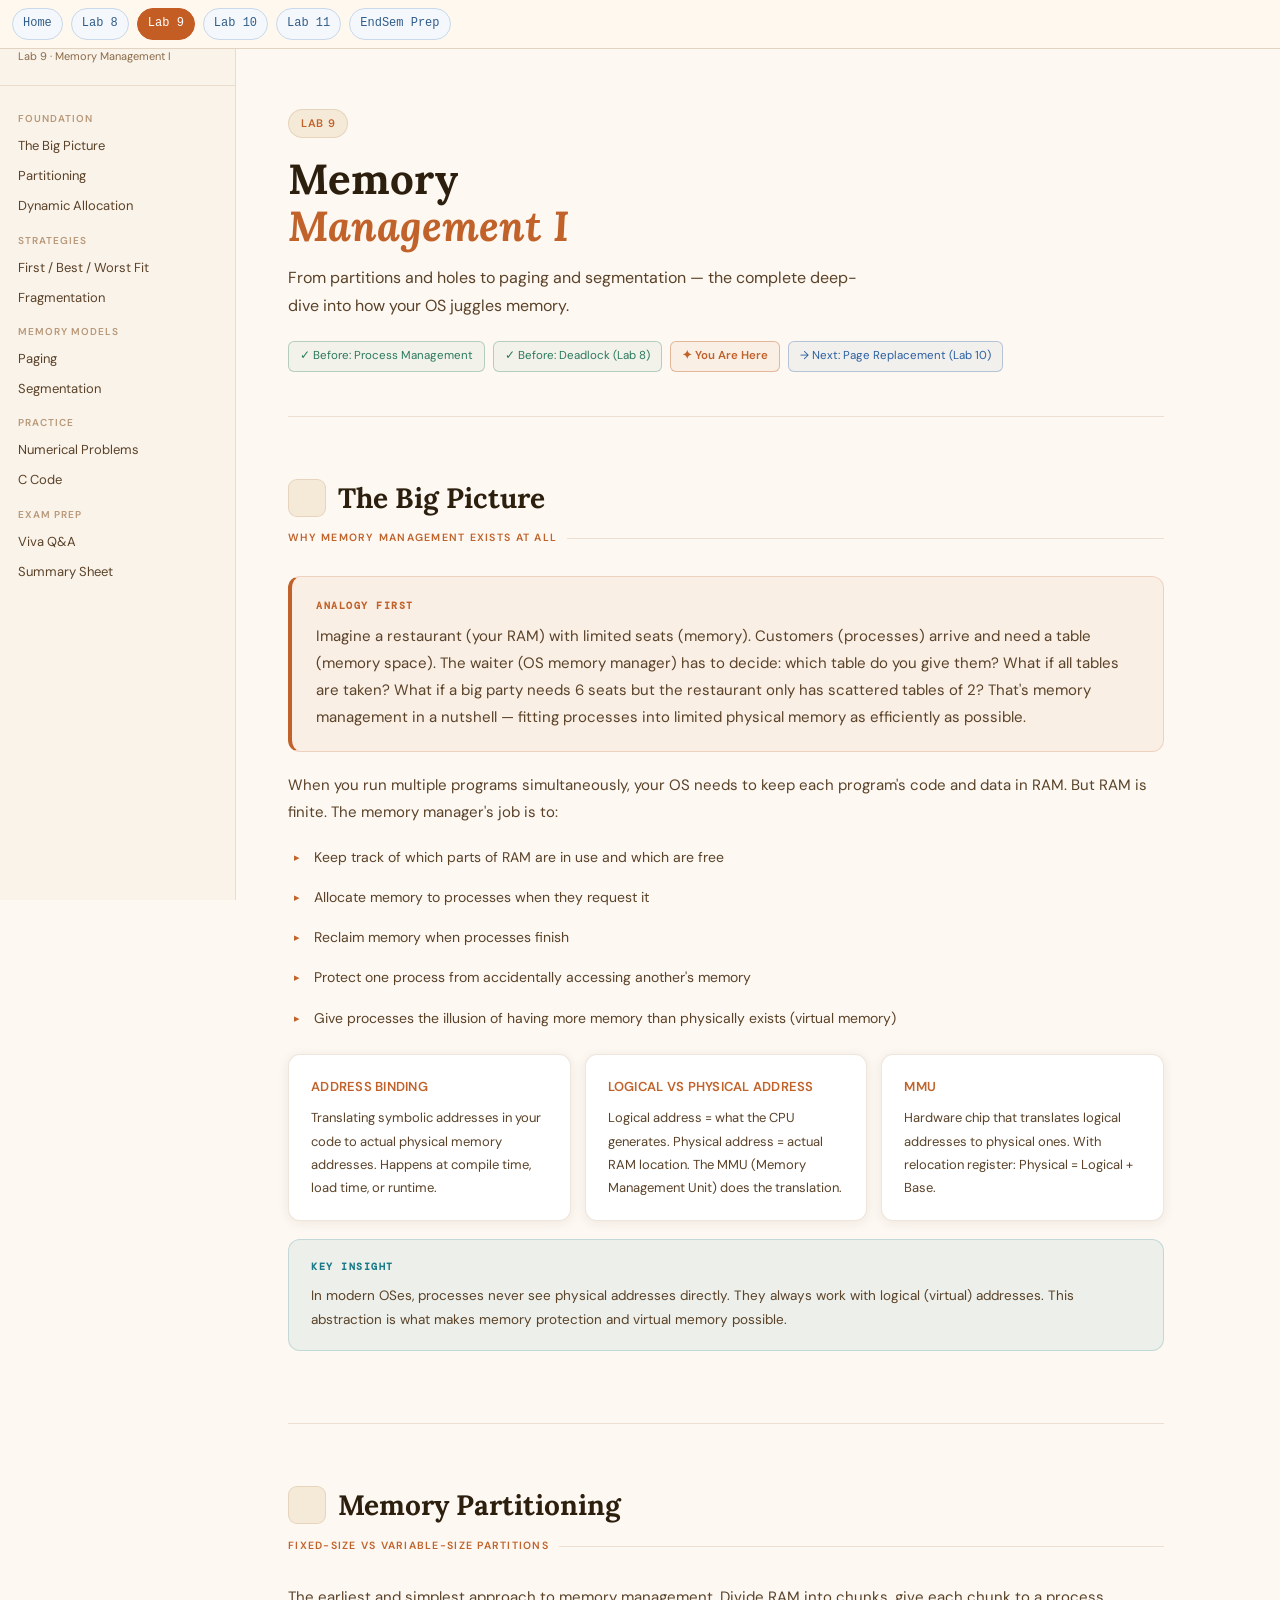
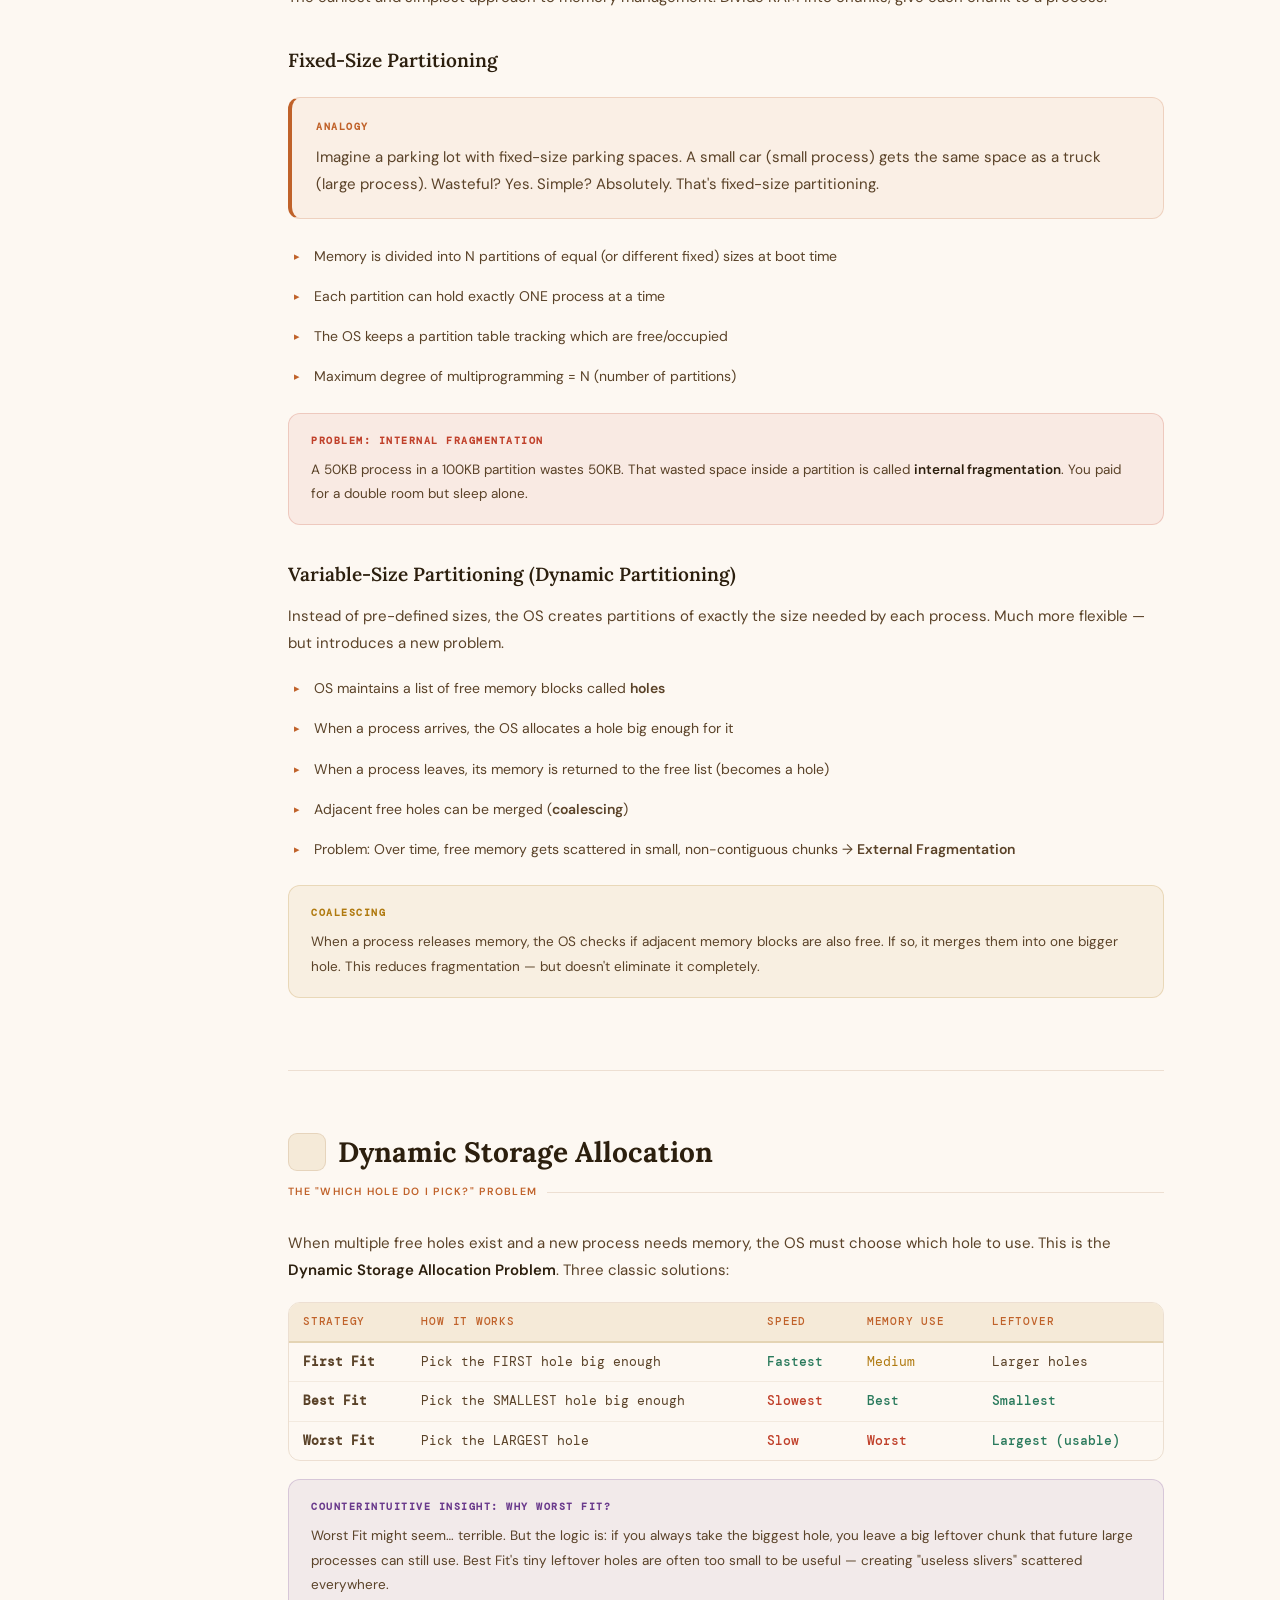
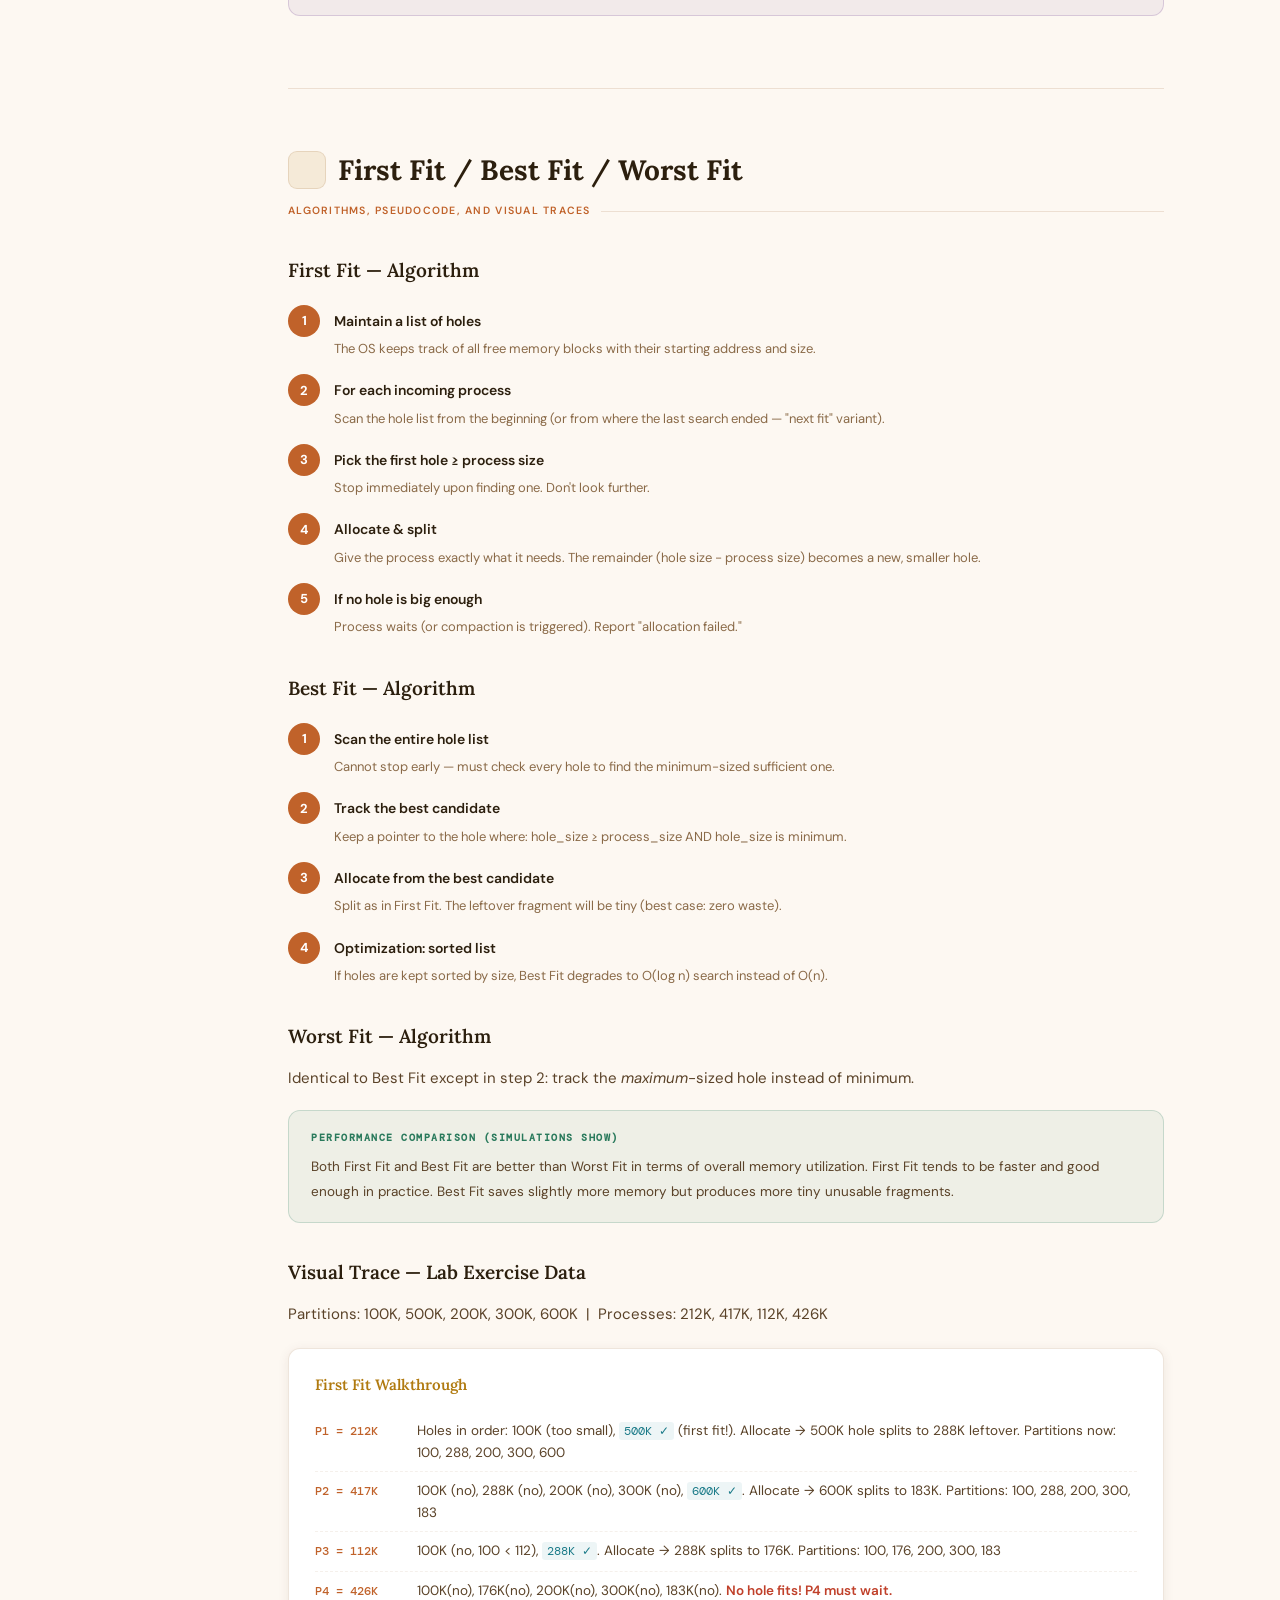
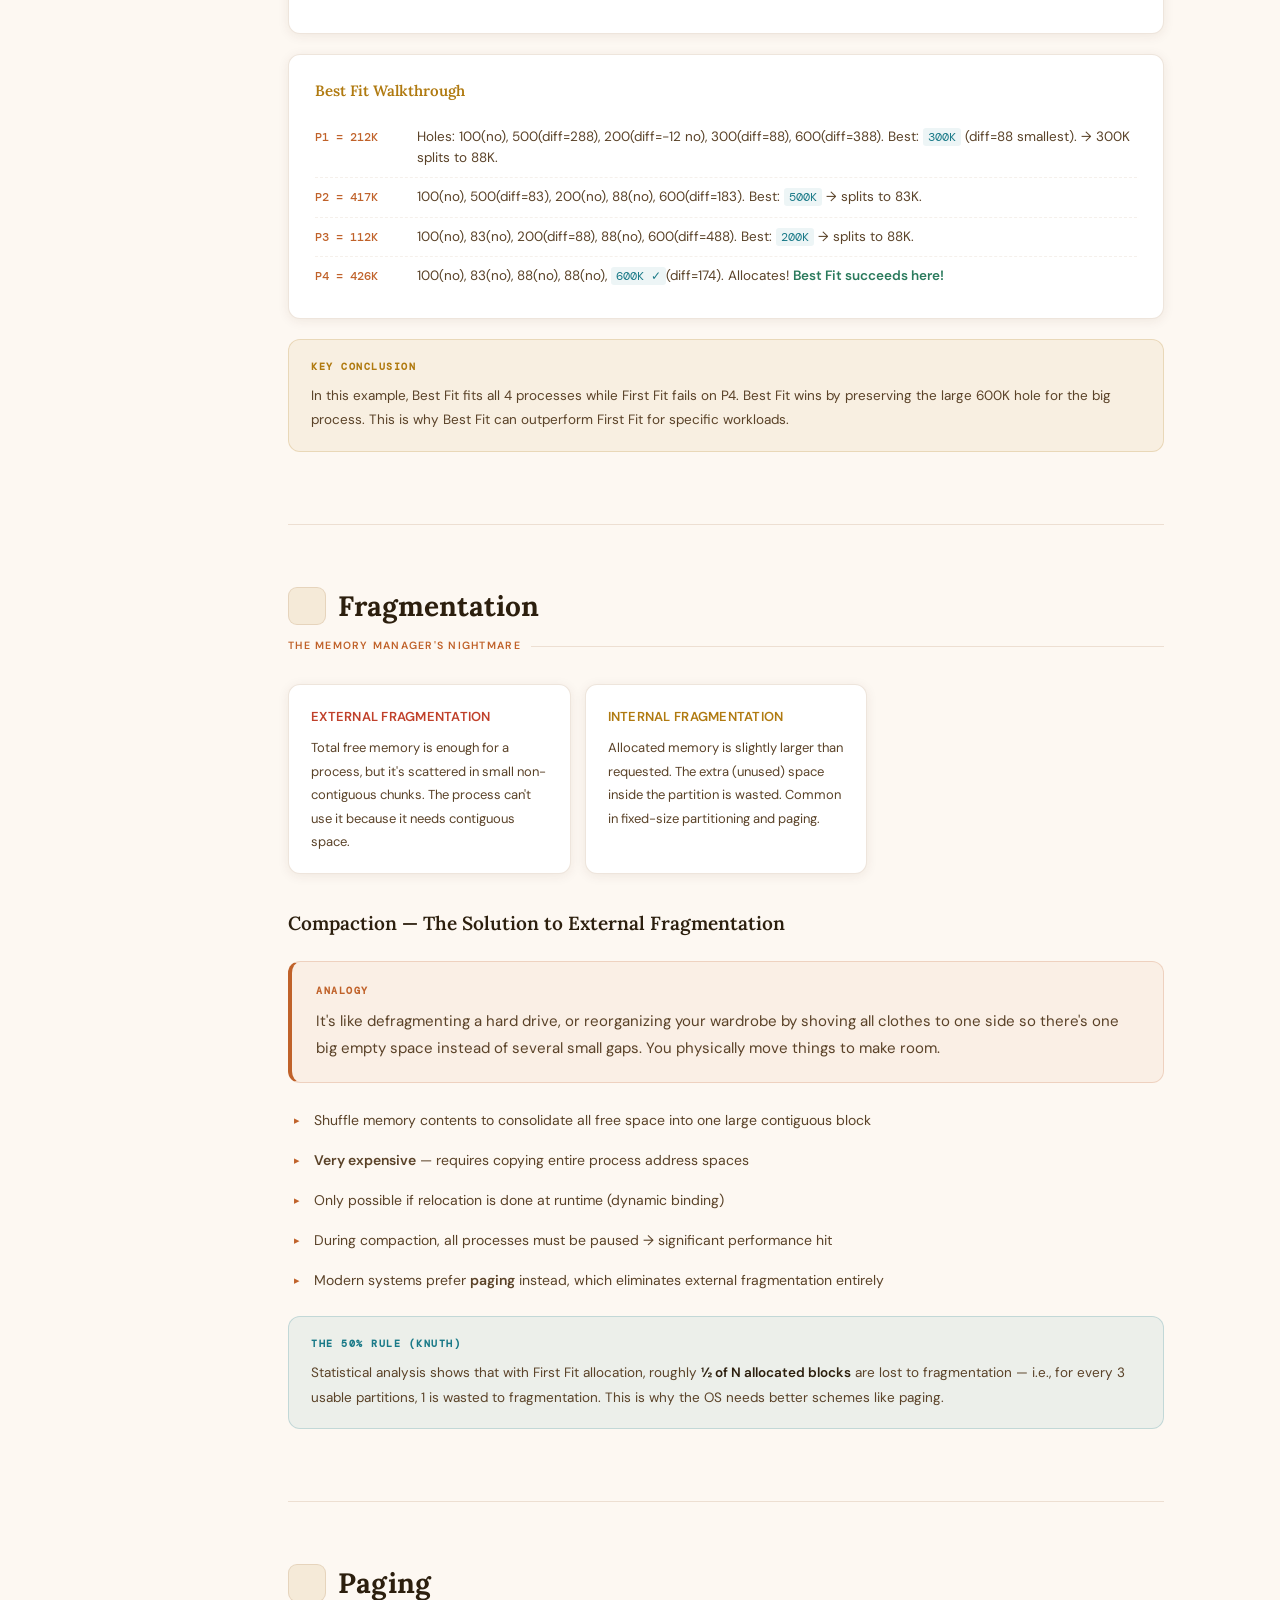
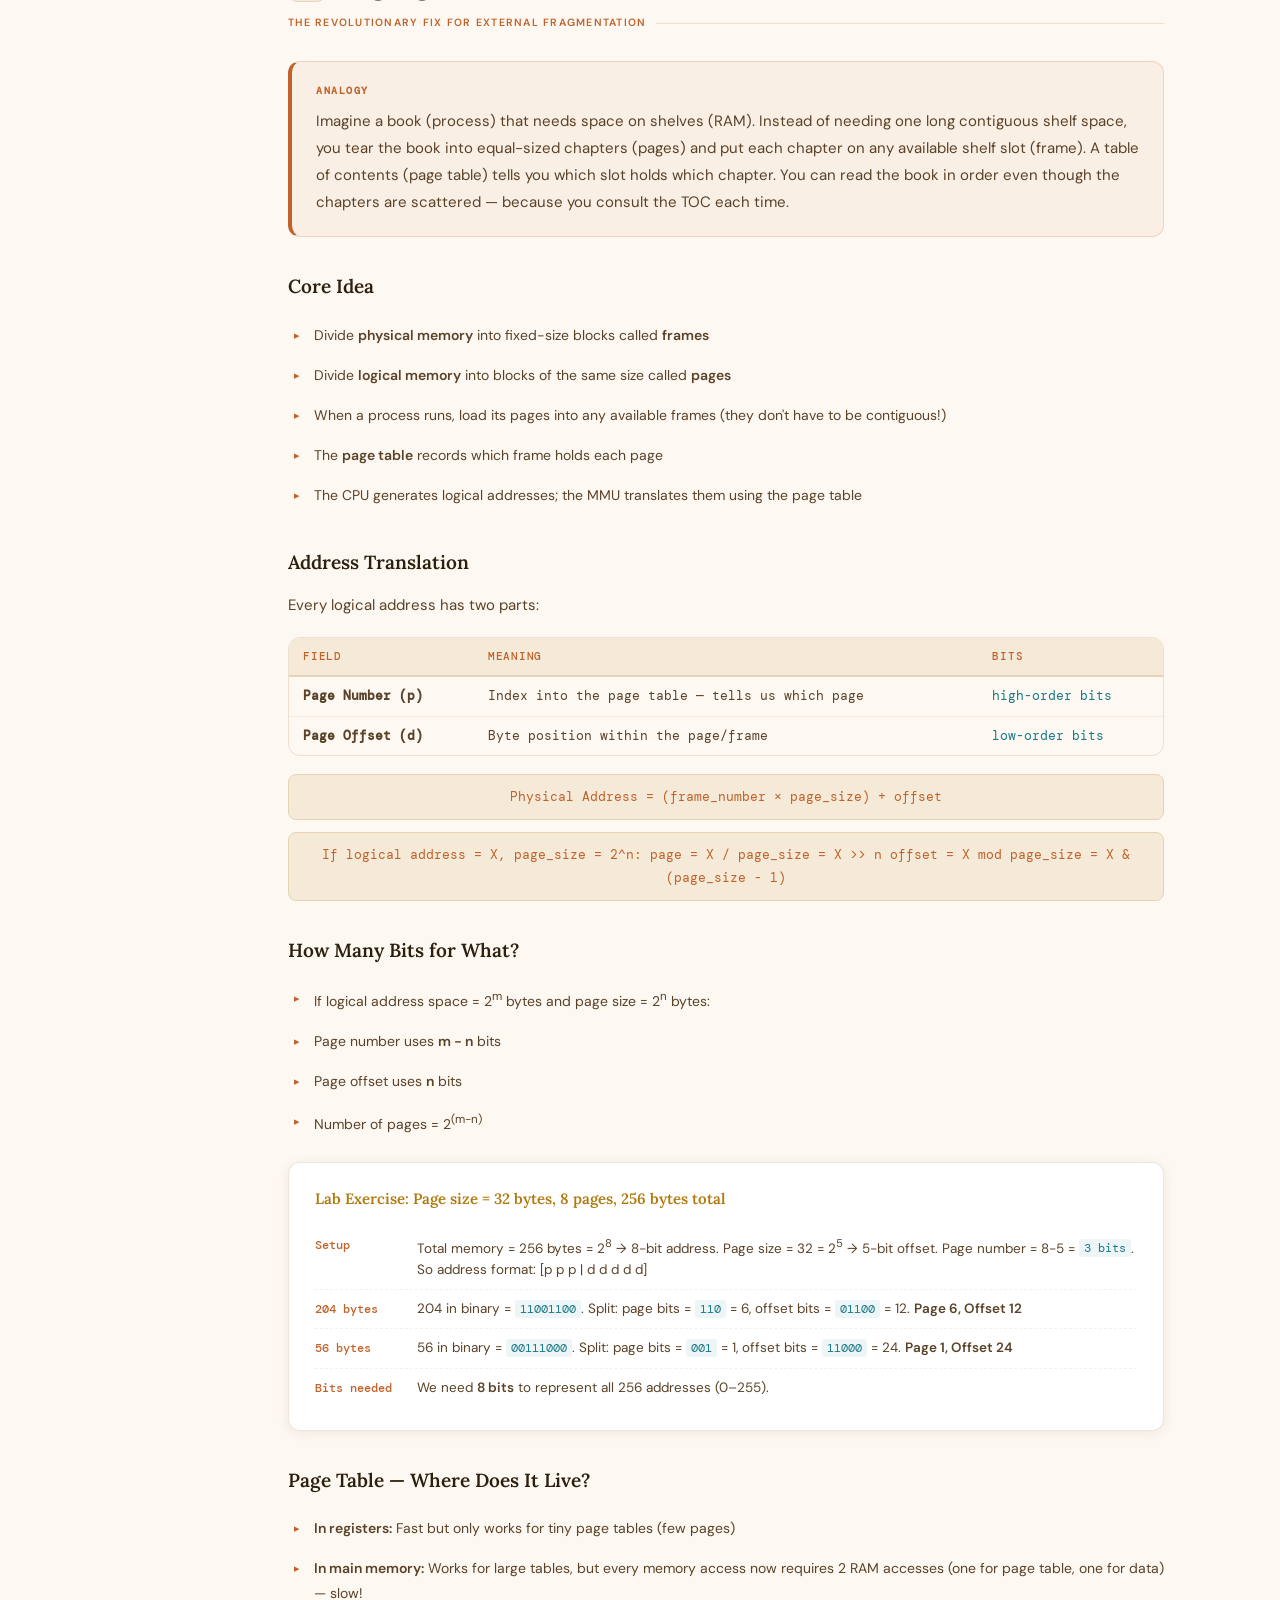
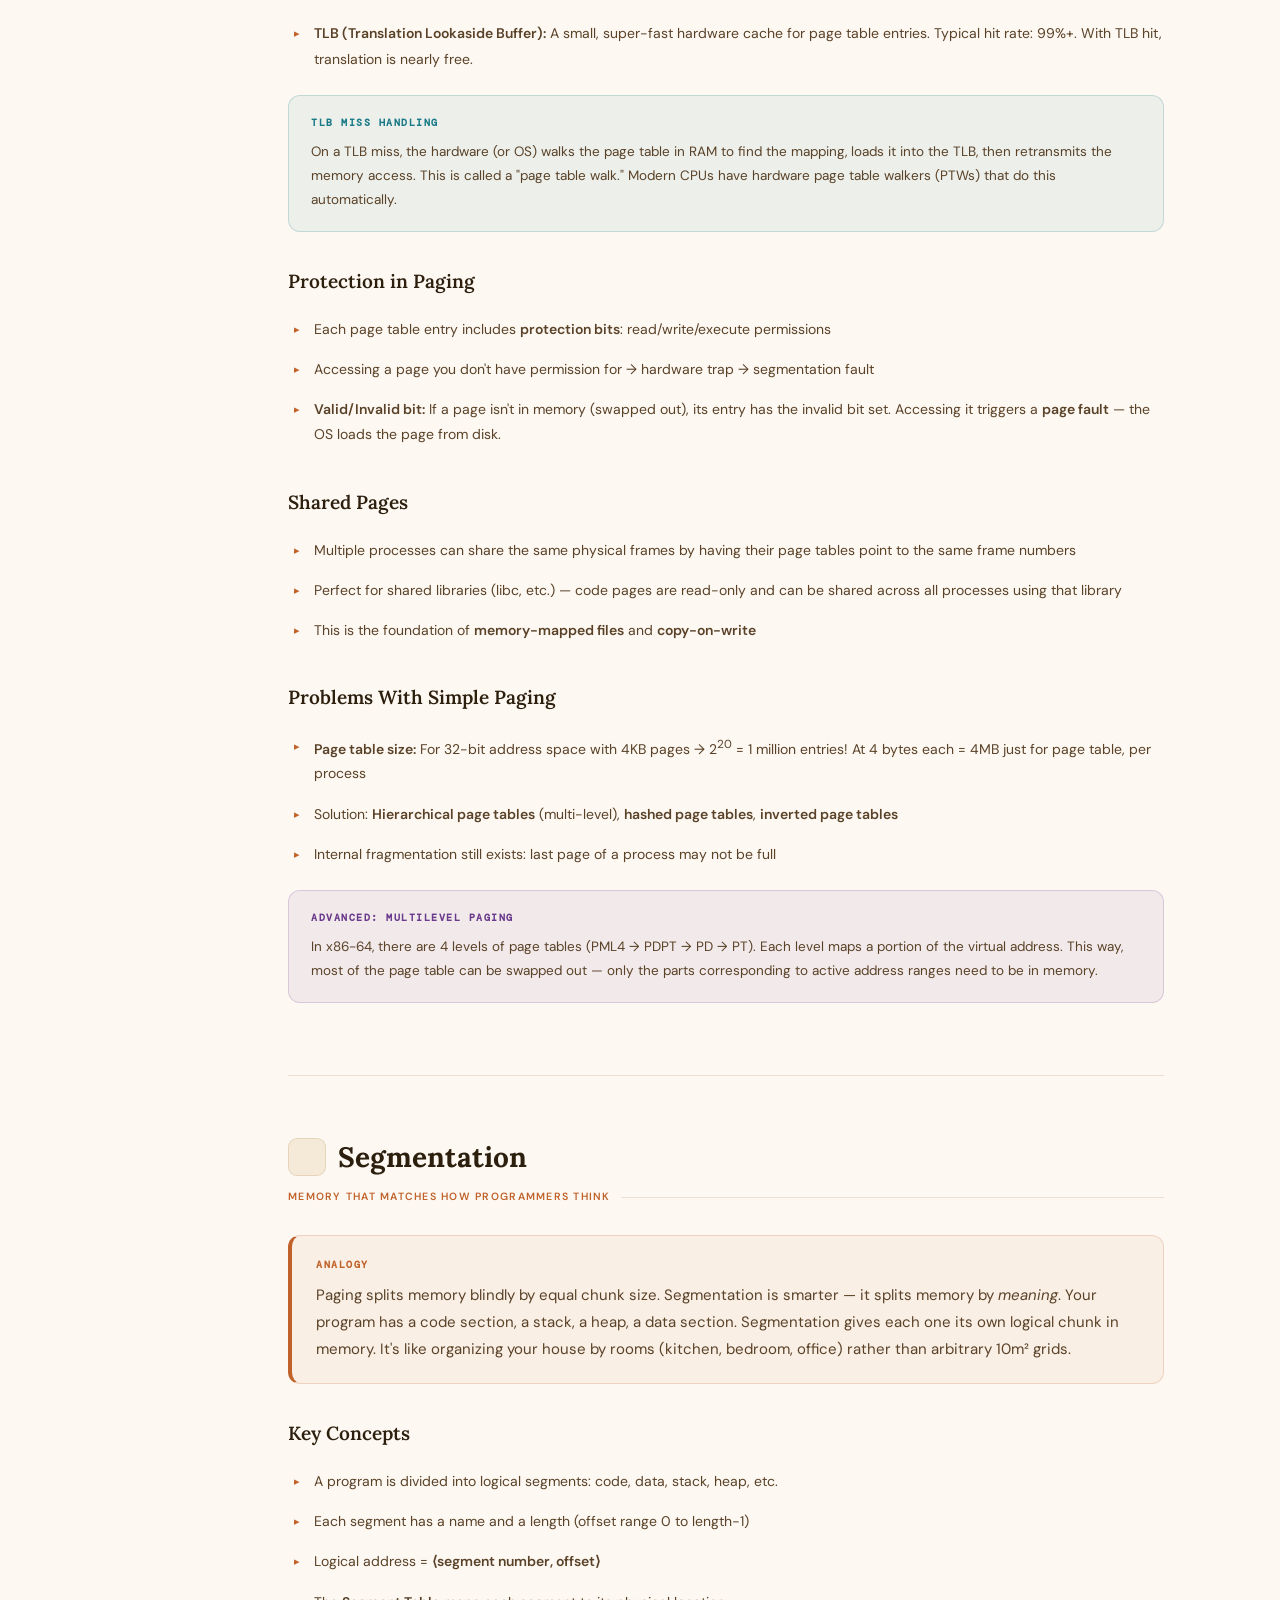
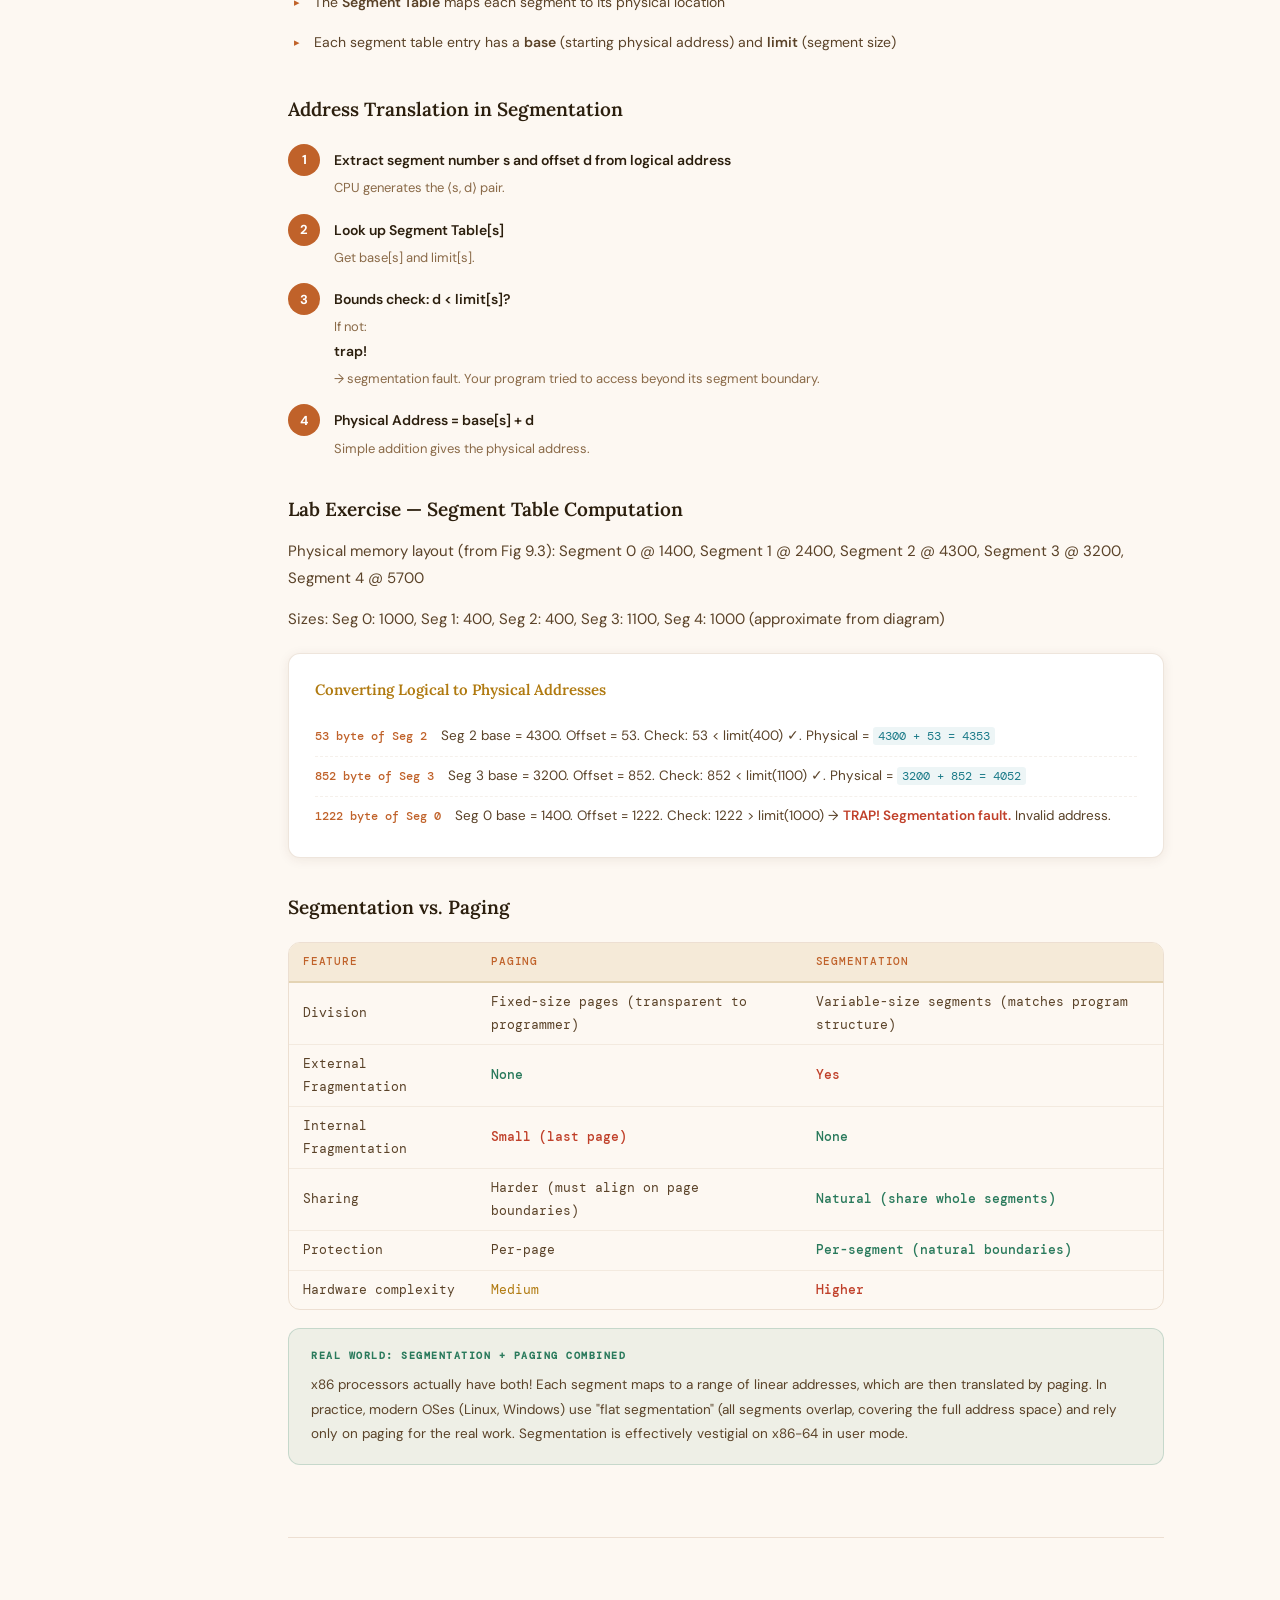
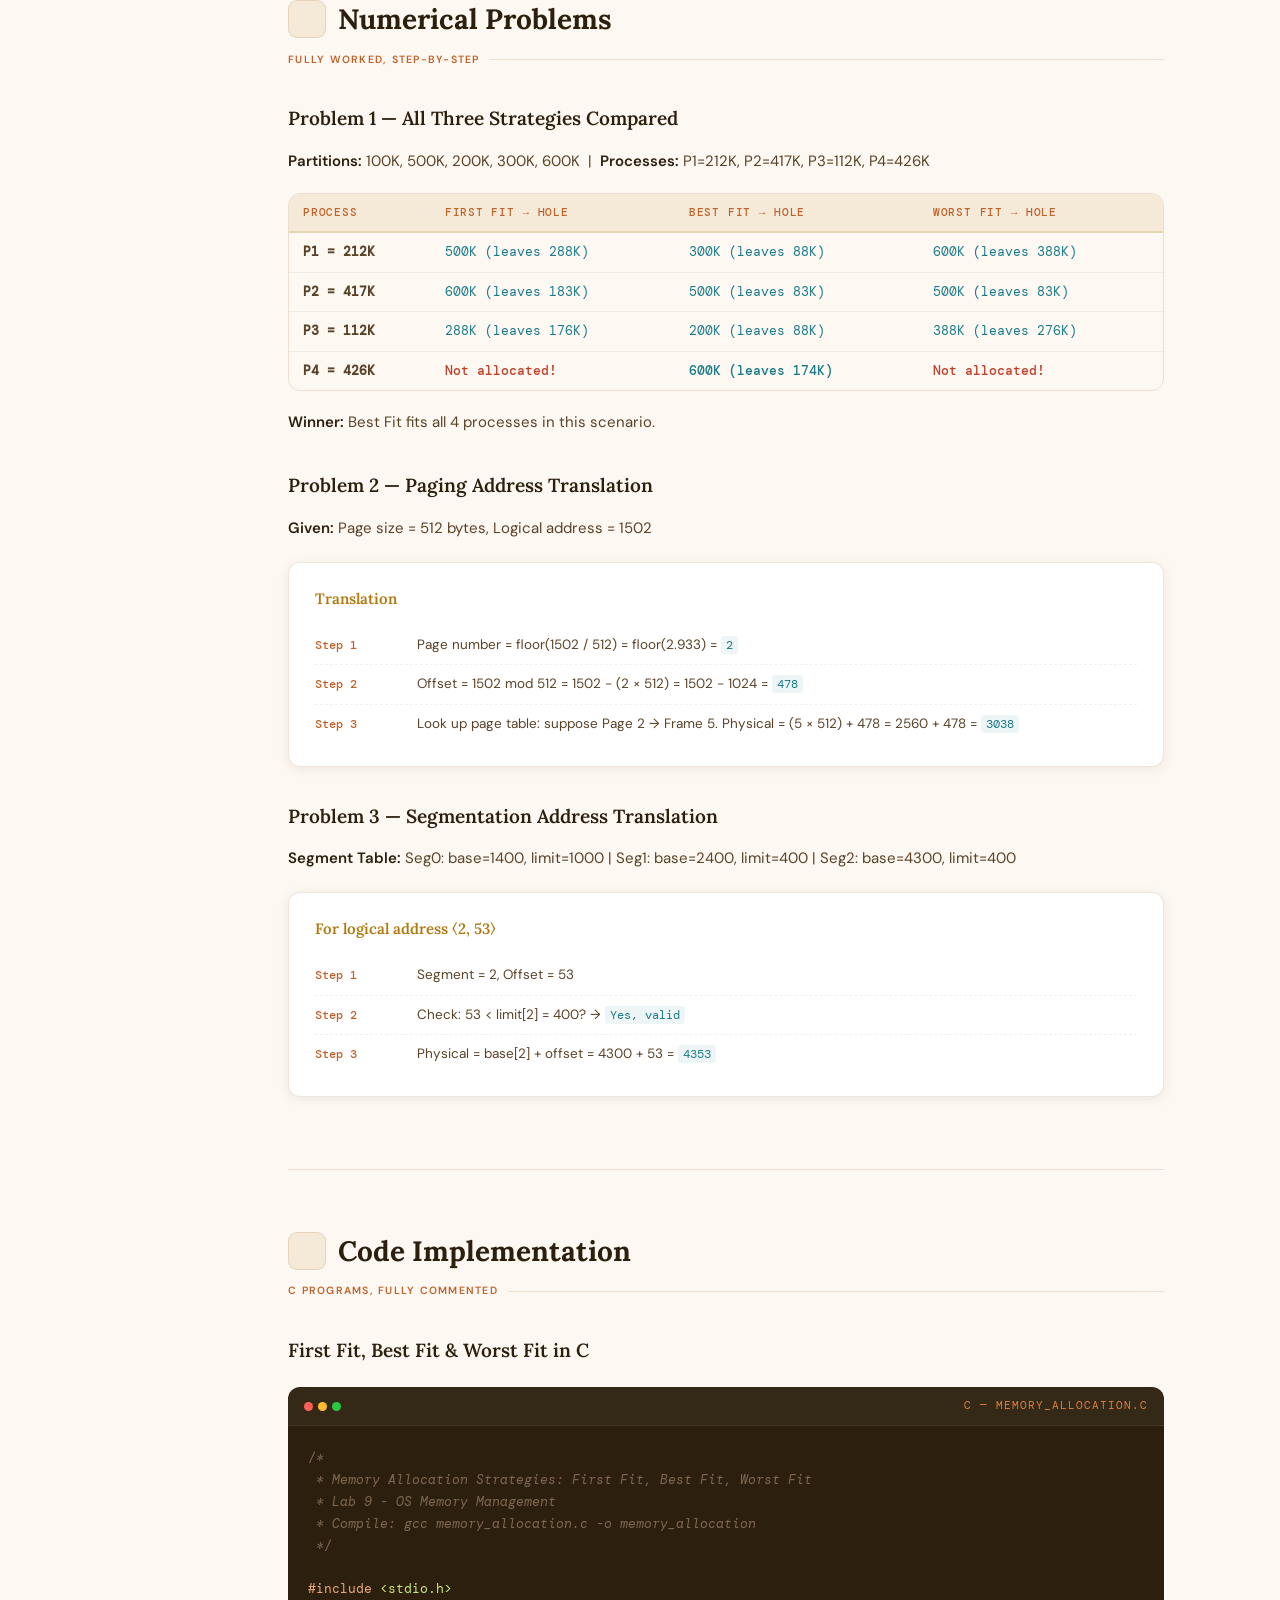
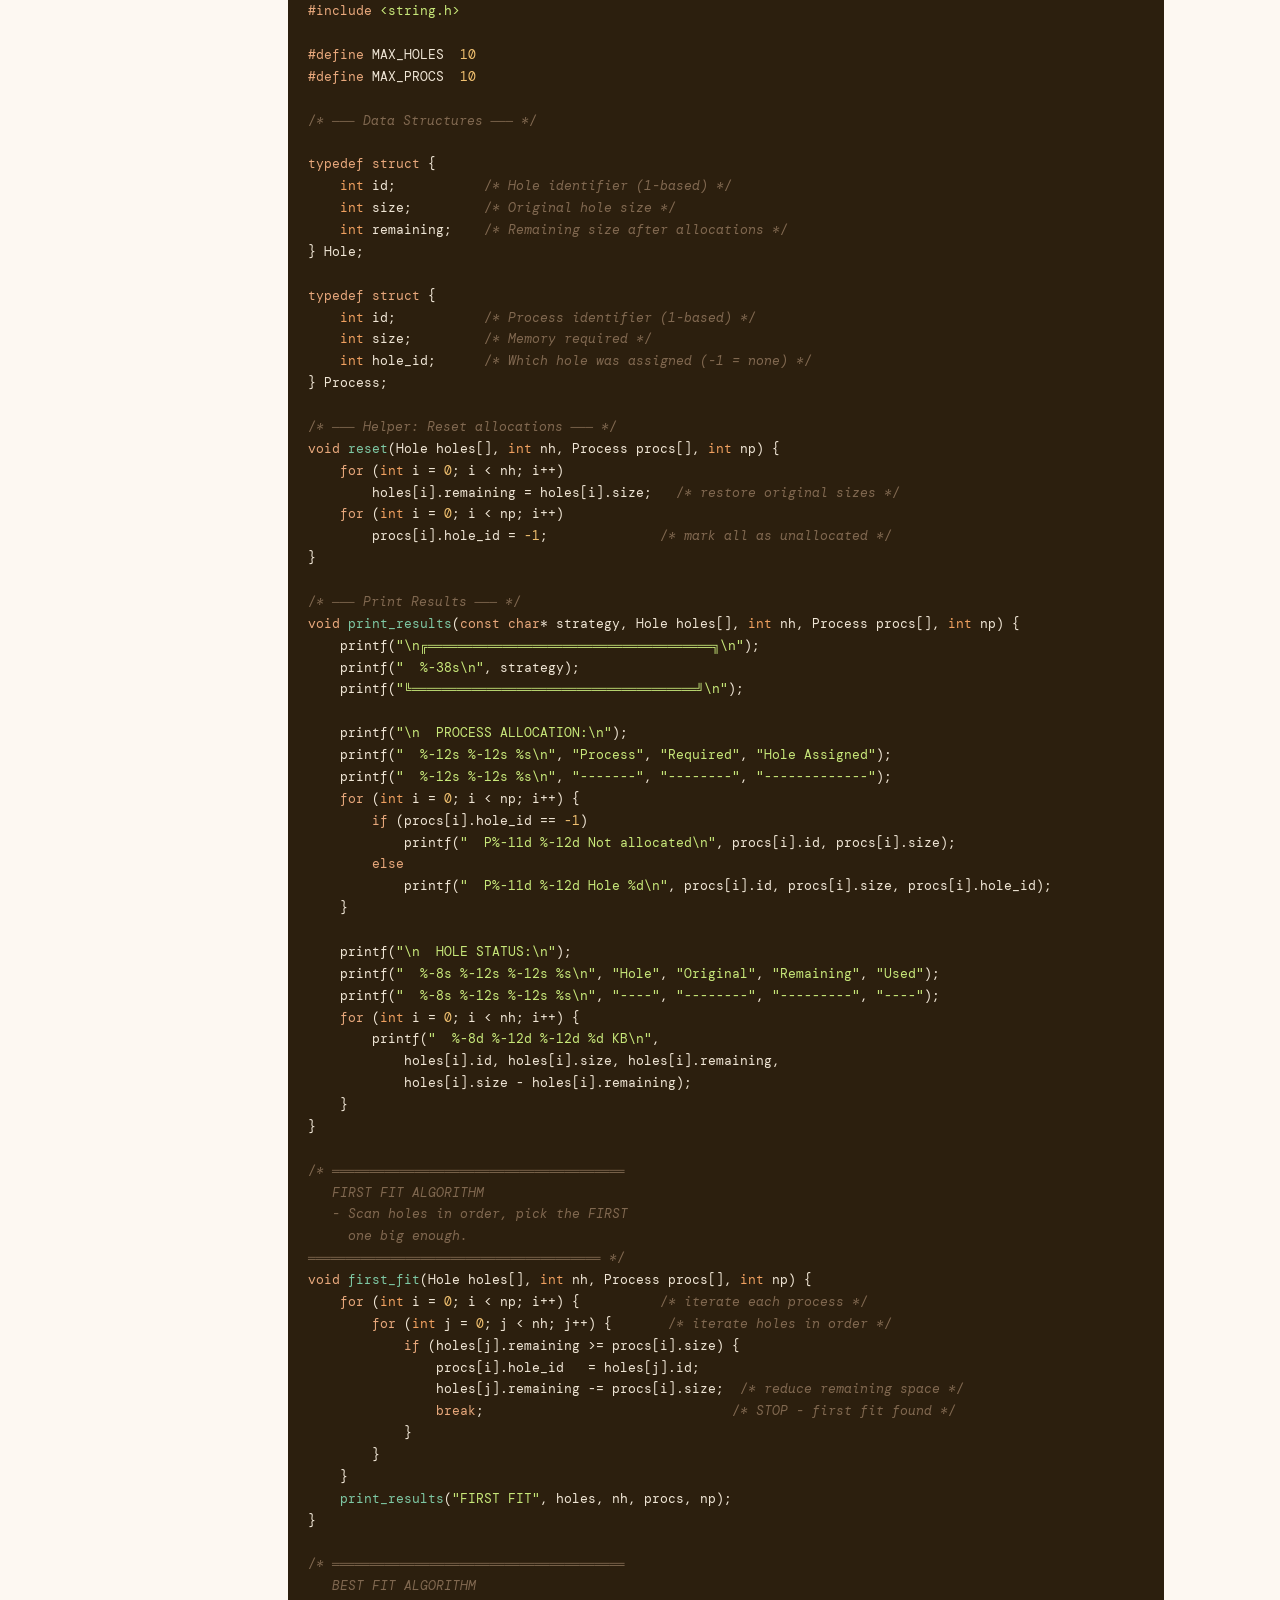
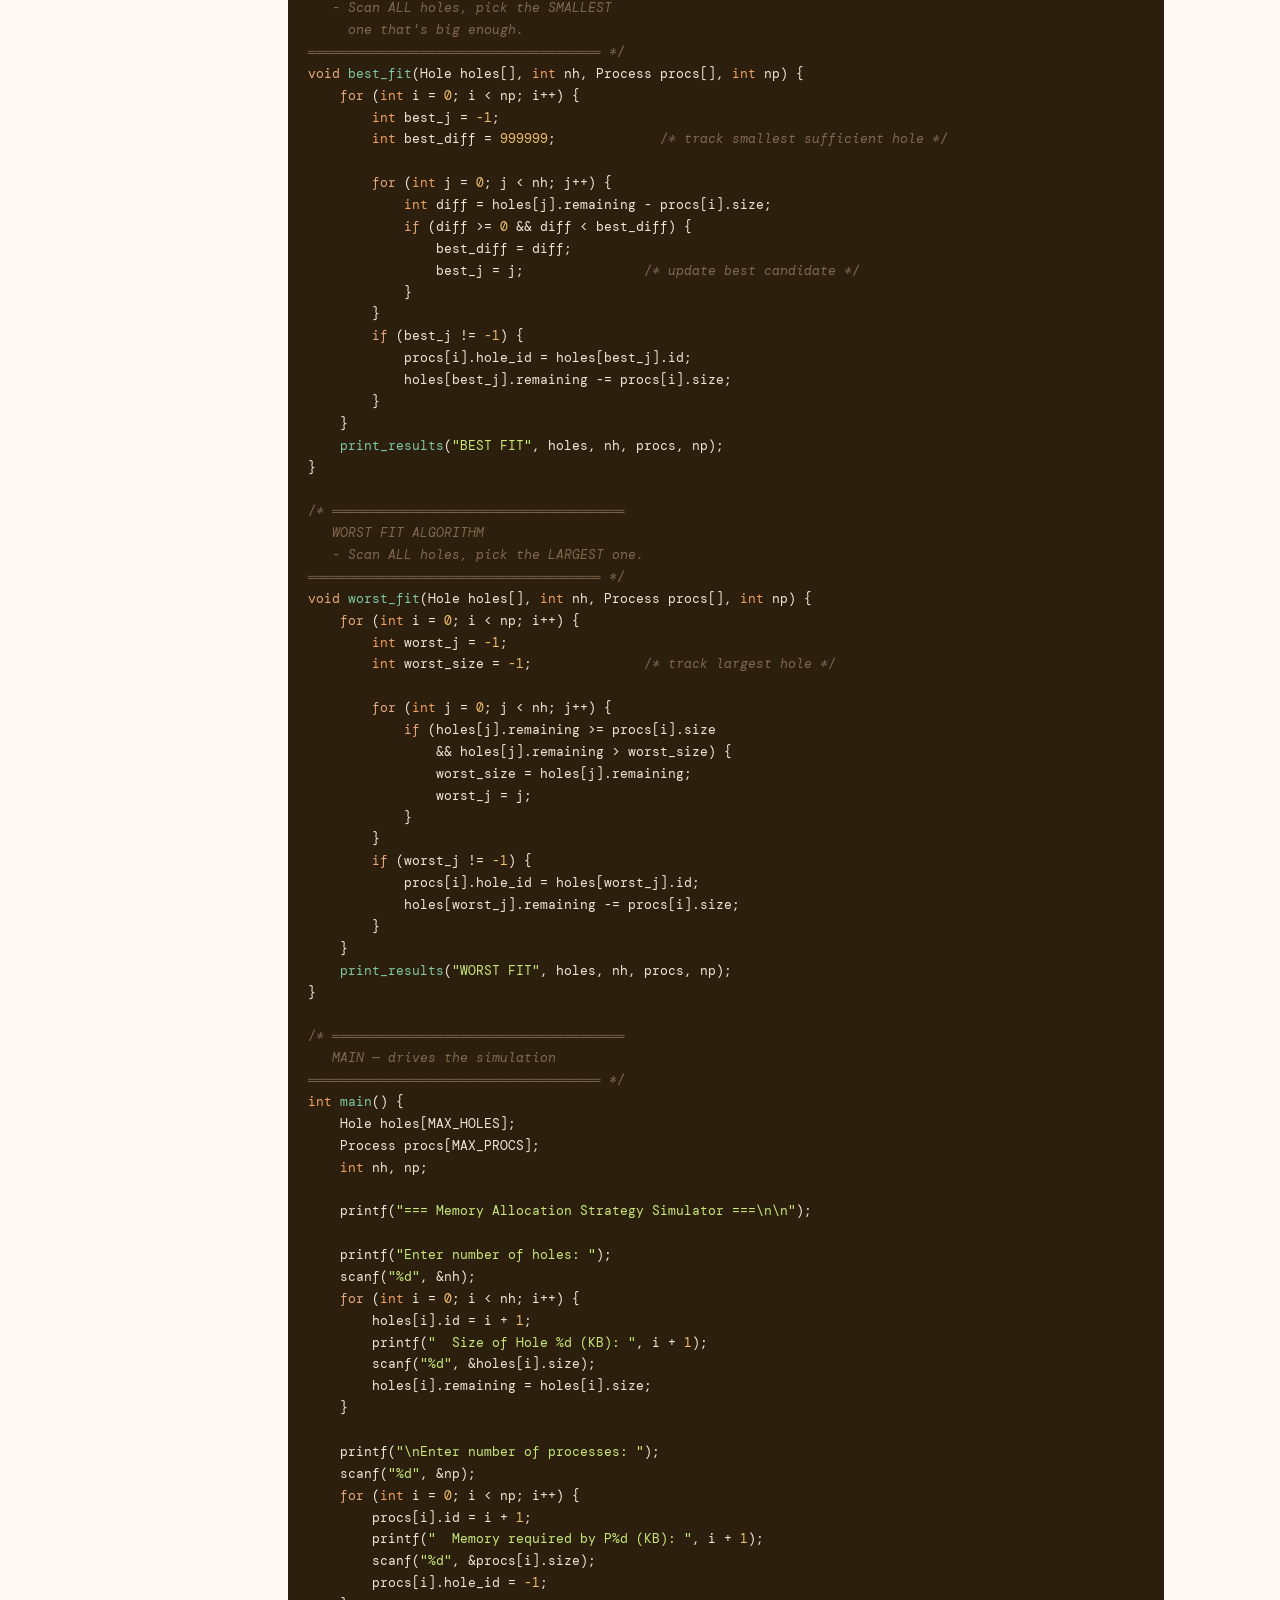
<file: lab9.html>
<!DOCTYPE html>
<html lang="en">
<head>
<meta charset="UTF-8">
<meta name="viewport" content="width=device-width, initial-scale=1.0">
<title>Lab 9 — Memory Management I | OS Study Guide</title>
<link href="https://fonts.googleapis.com/css2?family=Lora:ital,wght@0,400;0,600;0,700;1,400&family=DM+Sans:wght@400;500;600&family=DM+Mono:wght@400;500&display=swap" rel="stylesheet">
<link rel="stylesheet" href="common.css">
<style>
:root {
  --bg:      #fdf8f2;
  --bg2:     #faf3ea;
  --bg3:     #f5ead8;
  --bg4:     #ede0c8;
  --bg5:     #e4d4b4;
  --ink:     #2c1f0e;
  --ink2:    #5a4228;
  --ink3:    #8a6a48;
  --ink4:    #b89878;
  --accent:  #c0622a;
  --accent2: #e08040;
  --green:   #2a7a5c;
  --blue:    #2a5fa0;
  --red:     #c0402a;
  --yellow:  #b07a10;
  --purple:  #6a3a8c;
  --teal:    #1a7a88;
  --border:  rgba(160,110,60,0.18);
  --border2: rgba(160,110,60,0.1);
  --shadow:  0 2px 12px rgba(80,40,10,0.08);
  --mono:    'DM Mono', monospace;
  --sans:    'DM Sans', sans-serif;
  --serif:   'Lora', serif;
  --radius:  12px;
}
*, *::before, *::after { box-sizing: border-box; margin: 0; padding: 0; }
html { scroll-behavior: smooth; }
body { font-family: var(--sans); background: var(--bg); color: var(--ink); line-height: 1.8; font-size: 15px; }

/* ── SIDEBAR ── */
nav {
  position: fixed; top: 0; left: 0;
  width: 236px; height: 100vh;
  background: var(--bg2); border-right: 1px solid var(--border);
  overflow-y: auto; z-index: 100; padding: 20px 0 40px;
  scrollbar-width: thin; scrollbar-color: var(--bg5) transparent;
}
.nav-logo { padding: 0 18px 18px; border-bottom: 1px solid var(--border); margin-bottom: 14px; }
.nav-logo-title { font-family: var(--serif); font-size: 14px; font-weight: 700; color: var(--accent); letter-spacing: 0.01em; }
.nav-logo-sub { font-size: 11px; color: var(--ink3); margin-top: 2px; }
.nav-group { font-size: 10px; font-weight: 600; color: var(--ink4); padding: 10px 18px 3px; letter-spacing: 0.1em; text-transform: uppercase; }
nav a { display: block; padding: 6px 18px 6px 16px; color: var(--ink2); text-decoration: none; font-size: 13px; border-left: 2px solid transparent; transition: all 0.15s; line-height: 1.4; }
nav a:hover { color: var(--accent); background: var(--bg3); border-left-color: var(--accent2); }
nav a.active { color: var(--accent); border-left-color: var(--accent); background: var(--bg3); font-weight: 500; }

/* ── PROGRESS ── */
.progress-bar { position: fixed; top: 0; left: 236px; right: 0; height: 3px; background: var(--bg4); z-index: 200; }
.progress-fill { height: 100%; background: var(--accent); width: 0%; transition: width 0.1s; }

/* ── MAIN ── */
main { margin-left: 236px; padding: 0 52px 100px; max-width: 980px; }

/* ── HERO ── */
.hero { padding: 60px 0 44px; border-bottom: 1px solid var(--border); margin-bottom: 56px; }
.lab-badge {
  display: inline-flex; align-items: center; gap: 6px;
  background: var(--bg3); border: 1px solid var(--border);
  color: var(--accent); font-size: 11px; font-weight: 600;
  padding: 4px 12px; border-radius: 20px; margin-bottom: 18px;
  letter-spacing: 0.06em; text-transform: uppercase;
}
.hero h1 { font-family: var(--serif); font-size: 42px; font-weight: 700; line-height: 1.12; color: var(--ink); margin-bottom: 14px; }
.hero h1 em { font-style: italic; color: var(--accent); }
.hero > p { color: var(--ink2); font-size: 16px; max-width: 580px; line-height: 1.7; }
.prereq-bar { display: flex; flex-wrap: wrap; gap: 8px; margin-top: 22px; }
.prereq-tag { font-size: 11.5px; padding: 4px 11px; border-radius: 6px; border: 1px solid var(--border); color: var(--ink3); background: var(--bg2); }
.prereq-tag.before { border-color: rgba(42,122,92,0.3); color: var(--green); background: rgba(42,122,92,0.05); }
.prereq-tag.current { border-color: rgba(192,98,42,0.4); color: var(--accent); background: rgba(192,98,42,0.06); font-weight: 600; }
.prereq-tag.after  { border-color: rgba(42,95,160,0.3); color: var(--blue); background: rgba(42,95,160,0.05); }

/* ── SECTIONS ── */
section { margin-bottom: 72px; scroll-margin-top: 24px; }
.topic-section { border-top: 1px solid var(--border); padding-top: 56px; margin-top: 0; }
.section-title {
  font-family: var(--serif); font-size: 28px; font-weight: 700; color: var(--ink);
  margin-bottom: 6px; display: flex; align-items: center; gap: 12px;
}
.section-title .icon {
  width: 38px; height: 38px; border-radius: 9px;
  display: flex; align-items: center; justify-content: center;
  font-size: 18px; flex-shrink: 0; background: var(--bg3); border: 1px solid var(--border);
}
.section-sub { font-size: 10.5px; font-weight: 600; letter-spacing: 0.12em; text-transform: uppercase; color: var(--accent); margin-bottom: 28px; display: flex; align-items: center; gap: 10px; }
.section-sub::after { content: ''; flex: 1; height: 1px; background: var(--border); }

h3 { font-family: var(--serif); font-size: 19px; font-weight: 600; margin: 32px 0 12px; color: var(--ink); }
h4 { font-family: var(--sans); font-size: 13px; font-weight: 600; color: var(--accent); margin: 18px 0 8px; letter-spacing: 0.02em; text-transform: uppercase; }
p  { color: var(--ink2); margin-bottom: 14px; }
strong { font-weight: 600; }
em { font-style: italic; }
main p strong { color: var(--ink); }
ul, ol { color: var(--ink2); padding-left: 22px; margin-bottom: 14px; }
li { margin-bottom: 5px; }

/* ── ANALOGY CARD ── */
.analogy-card {
  background: rgba(192,98,42,0.06); border: 1px solid rgba(192,98,42,0.2);
  border-left: 4px solid var(--accent); border-radius: var(--radius);
  padding: 20px 24px; margin: 20px 0;
}
.analogy-label { font-size: 10px; font-weight: 600; color: var(--accent); text-transform: uppercase; letter-spacing: 1.5px; margin-bottom: 8px; font-family: var(--mono); }
.analogy-card p { color: var(--ink2); margin: 0; }

/* ── CARDS ── */
.card-grid { display: grid; grid-template-columns: repeat(auto-fill, minmax(260px, 1fr)); gap: 14px; margin: 18px 0; }
.card { background: #fff; border: 1px solid var(--border); border-radius: var(--radius); padding: 20px 22px; box-shadow: var(--shadow); transition: transform 0.15s, border-color 0.15s; }
.card:hover { transform: translateY(-2px); border-color: rgba(192,98,42,0.25); }
.card-title { font-family: var(--sans); font-size: 13px; font-weight: 600; color: var(--accent); margin-bottom: 8px; text-transform: uppercase; letter-spacing: 0.02em; }
.card p { font-size: 13px; margin: 0; color: var(--ink2); }

/* ── HIGHLIGHT BOXES ── */
.highlight-box { border-radius: var(--radius); padding: 18px 22px; margin: 18px 0; }
.highlight-box.teal   { background: rgba(26,122,136,0.07); border: 1px solid rgba(26,122,136,0.2); }
.highlight-box.green  { background: rgba(42,122,92,0.07);  border: 1px solid rgba(42,122,92,0.2);  }
.highlight-box.yellow { background: rgba(176,122,16,0.07); border: 1px solid rgba(176,122,16,0.2); }
.highlight-box.red    { background: rgba(192,64,42,0.07);  border: 1px solid rgba(192,64,42,0.2);  }
.highlight-box.purple { background: rgba(106,58,140,0.07); border: 1px solid rgba(106,58,140,0.2); }
.highlight-label { font-size: 10px; font-weight: 600; text-transform: uppercase; letter-spacing: 1.5px; margin-bottom: 8px; font-family: var(--mono); }
.teal   .highlight-label { color: var(--teal); }
.green  .highlight-label { color: var(--green); }
.yellow .highlight-label { color: var(--yellow); }
.red    .highlight-label { color: var(--red); }
.purple .highlight-label { color: var(--purple); }
.highlight-box p { margin: 0; font-size: 13.5px; color: var(--ink2); }
.highlight-box p strong { color: var(--ink); }

/* ── LISTS ── */
ul.styled, ol.styled { padding-left: 0; list-style: none; margin: 14px 0; }
ul.styled li, ol.styled li { padding: 5px 0 5px 26px; position: relative; color: var(--ink2); font-size: 14px; }
ul.styled li::before { content: '▸'; position: absolute; left: 6px; color: var(--accent); font-size: 11px; top: 8px; }
ol.styled { counter-reset: item; }
ol.styled li { counter-increment: item; }
ol.styled li::before { content: counter(item) "."; position: absolute; left: 0; color: var(--accent); font-family: var(--mono); font-size: 12px; font-weight: 600; top: 6px; }

/* ── STEPS ── */
.steps { margin: 18px 0; }
.step { display: flex; gap: 14px; margin-bottom: 14px; align-items: flex-start; }
.step-num { min-width: 32px; height: 32px; background: var(--accent); color: #fff; border-radius: 50%; display: flex; align-items: center; justify-content: center; font-family: var(--sans); font-weight: 700; font-size: 13px; flex-shrink: 0; }
.step-content { padding-top: 4px; }
.step-content strong { display: block; font-weight: 600; color: var(--ink); margin-bottom: 3px; font-size: 14px; }
.step-content p { margin: 0; font-size: 13px; color: var(--ink3); }

/* ── CODE ── */
.code-block { background: #2c1f0e; border-radius: var(--radius); overflow: hidden; margin: 20px 0; border: none; }
.code-header { display: flex; align-items: center; justify-content: space-between; padding: 9px 16px; background: rgba(255,255,255,0.04); border-bottom: 1px solid rgba(255,255,255,0.08); }
.code-lang { font-family: var(--mono); font-size: 11px; color: var(--accent2); letter-spacing: 1px; text-transform: uppercase; }
.code-dots { display: flex; gap: 5px; }
.dot { width: 9px; height: 9px; border-radius: 50%; }
.dot-r { background: #ff5f57; } .dot-y { background: #ffbd2e; } .dot-g { background: #28c941; }
pre { background: #2c1f0e; color: #f0e6d6; border-radius: var(--radius); padding: 22px 20px; overflow-x: auto; font-family: var(--mono); font-size: 12.5px; line-height: 1.75; tab-size: 4; border: none; }
.code-block pre { border-radius: 0; }
.kw  { color: #e8a87c; } .fn  { color: #7ec8a4; } .str { color: #c8e87a; }
.num { color: #f0c070; } .cm  { color: #806850; font-style: italic; } .type { color: #f0a060; }

/* ── TABLES ── */
.table-wrap { overflow-x: auto; margin: 18px 0; border-radius: var(--radius); border: 1px solid var(--border); }
table { width: 100%; border-collapse: collapse; font-size: 13px; }
th { background: var(--bg3); color: var(--accent); font-family: var(--mono); font-size: 11px; font-weight: 500; text-transform: uppercase; letter-spacing: 0.07em; padding: 9px 14px; text-align: left; border-bottom: 2px solid var(--bg5); }
td { padding: 8px 14px; border-bottom: 1px solid var(--border2); color: var(--ink2); font-family: var(--mono); font-size: 12.5px; }
tr:last-child td { border-bottom: none; }
tr:hover td { background: var(--bg2); }
td.good { color: var(--green); font-weight: 500; }
td.bad  { color: var(--red);   font-weight: 500; }
td.ok   { color: var(--yellow);}
td.mono { color: var(--teal);  }

/* ── WORKED EXAMPLES ── */
.worked { background: #fff; border: 1px solid var(--border); border-radius: var(--radius); padding: 22px 26px; margin: 20px 0; box-shadow: var(--shadow); }
.worked-title { font-family: var(--serif); font-size: 15px; font-weight: 600; color: var(--yellow); margin-bottom: 14px; display: flex; align-items: center; gap: 8px; }
.step-row { display: flex; gap: 14px; padding: 8px 0; border-bottom: 1px dashed var(--border2); align-items: flex-start; }
.step-row:last-child { border-bottom: none; }
.step-label { font-family: var(--mono); font-size: 11.5px; color: var(--accent); min-width: 88px; padding-top: 2px; flex-shrink: 0; font-weight: 500; }
.step-detail { font-size: 13.5px; color: var(--ink2); line-height: 1.6; }
.step-detail code { font-family: var(--mono); color: var(--teal); font-size: 12px; background: rgba(26,122,136,0.08); padding: 1px 5px; border-radius: 3px; }

/* ── ALLOCATION TRACE ── */
.alloc-trace { display: flex; gap: 14px; flex-wrap: wrap; margin: 14px 0; }
.trace-step { background: var(--bg3); border: 1px solid var(--border); border-radius: 8px; padding: 12px; min-width: 130px; }
.trace-step-title { font-family: var(--mono); font-size: 10px; color: var(--accent); margin-bottom: 6px; font-weight: 600; text-transform: uppercase; }
.tp { padding: 3px 7px; border-radius: 4px; font-family: var(--mono); font-size: 11.5px; display: flex; justify-content: space-between; margin-bottom: 2px; }
.tp.free { background: rgba(42,122,92,0.1); color: var(--green); }
.tp.used { background: rgba(192,98,42,0.1); color: var(--accent2); }
.tp.allocated { background: rgba(192,98,42,0.2); color: var(--accent); border: 1px solid rgba(192,98,42,0.3); font-weight: 600; }

/* ── FORMULA ── */
.formula { background: var(--bg3); border: 1px solid var(--bg5); border-radius: 8px; padding: 10px 18px; font-family: var(--mono); font-size: 13px; color: var(--accent); margin: 12px 0; display: block; text-align: center; }
code.inline { font-family: var(--mono); font-size: 12.5px; background: rgba(26,122,136,0.08); color: var(--teal); padding: 1px 6px; border-radius: 4px; border: 1px solid rgba(26,122,136,0.15); }

/* ── VIVA ── */
.viva-grid { display: flex; flex-direction: column; gap: 10px; margin: 18px 0; }
.viva-q { border: 1px solid var(--border); border-radius: var(--radius); overflow: hidden; cursor: pointer; background: #fff; transition: border-color 0.15s; box-shadow: var(--shadow); }
.viva-q:hover { border-color: rgba(192,98,42,0.3); }
.viva-question { padding: 13px 18px; display: flex; align-items: flex-start; gap: 10px; font-family: var(--sans); font-weight: 500; font-size: 14px; color: var(--ink); user-select: none; }
.viva-icon { color: var(--ink4); flex-shrink: 0; transition: transform 0.2s; margin-top: 1px; }
.viva-answer { display: none; padding: 12px 18px 14px 42px; font-size: 13.5px; color: var(--ink2); line-height: 1.7; background: var(--bg2); border-top: 1px solid var(--border); }
.viva-q.open .viva-answer { display: block; }
.viva-q.open .viva-icon { transform: rotate(180deg); }
.viva-answer strong { color: var(--ink); }

/* ── MISTAKES ── */
.mistake-list { display: flex; flex-direction: column; gap: 12px; margin: 18px 0; }
.mistake { display: flex; gap: 12px; background: rgba(192,64,42,0.05); border: 1px solid rgba(192,64,42,0.18); border-radius: var(--radius); padding: 14px 18px; align-items: flex-start; }
.mistake-icon { font-size: 18px; flex-shrink: 0; }
.mistake-text { font-size: 13.5px; color: var(--ink2); line-height: 1.6; }
.mistake-text strong { color: var(--ink); display: block; margin-bottom: 3px; font-size: 14px; }

/* ── SUMMARY ── */
.summary-grid { display: grid; grid-template-columns: repeat(auto-fill, minmax(230px, 1fr)); gap: 12px; margin: 20px 0; }
.summary-card { background: #fff; border: 1px solid var(--border); border-radius: var(--radius); padding: 16px 18px; border-left: 3px solid var(--accent); box-shadow: var(--shadow); }
.summary-card h4 { color: var(--accent); margin: 0 0 7px; text-transform: none; letter-spacing: 0; font-size: 13px; }
.summary-card p { font-size: 12.5px; color: var(--ink2); margin: 0; line-height: 1.5; }

/* ── DIVIDER ── */
.divider { height: 1px; background: linear-gradient(90deg, transparent, var(--border), transparent); margin: 44px 0; }

/* ── MEM DIAGRAM ── */
.mem-diagram { display: flex; gap: 2px; align-items: flex-end; background: var(--bg3); border: 1px solid var(--border); border-radius: var(--radius); padding: 20px; margin: 20px 0; overflow-x: auto; flex-wrap: wrap; }
.mem-block { display: flex; flex-direction: column; align-items: center; min-width: 68px; }
.mem-bar { width: 60px; border-radius: 4px 4px 0 0; display: flex; align-items: flex-end; justify-content: center; padding-bottom: 5px; font-family: var(--mono); font-size: 10px; font-weight: 600; color: #fff; }
.mem-label { font-size: 10px; font-family: var(--mono); color: var(--ink3); margin-top: 5px; text-align: center; }
.mem-free { background: linear-gradient(to top, rgba(42,122,92,0.7), rgba(42,122,92,0.4)); }
.mem-proc { background: linear-gradient(to top, rgba(192,98,42,0.85), rgba(224,128,64,0.6)); }
.mem-frag { background: repeating-linear-gradient(45deg, rgba(192,64,42,0.25), rgba(192,64,42,0.25) 3px, rgba(192,64,42,0.08) 3px, rgba(192,64,42,0.08) 8px); border: 1px dashed var(--red); }

/* ── SCROLL TOP ── */
.scroll-top { position: fixed; bottom: 28px; right: 28px; width: 38px; height: 38px; border-radius: 50%; background: var(--accent); color: #fff; border: none; cursor: pointer; font-size: 16px; display: none; align-items: center; justify-content: center; box-shadow: 0 4px 16px rgba(192,98,42,0.35); transition: transform 0.2s; }
.scroll-top:hover { transform: translateY(-2px); }

/* ── RESPONSIVE ── */
@media (max-width: 860px) {
  nav { display: none; }
  main { margin-left: 0; padding: 0 24px 80px; }
  .progress-bar { left: 0; }
  .card-grid, .summary-grid { grid-template-columns: 1fr; }
}
/* ── SCROLLBAR ── */
::-webkit-scrollbar { width: 6px; height: 5px; }
::-webkit-scrollbar-track { background: var(--bg); }
::-webkit-scrollbar-thumb { background: var(--bg5); border-radius: 3px; }
::-webkit-scrollbar-thumb:hover { background: var(--accent); }
</style>
</head>
<body>

<div class="global-links">
  <a href="/">Home</a>
  <a href="/lab8">Lab 8</a>
  <a href="/lab9" class="active">Lab 9</a>
  <a href="/lab10">Lab 10</a>
  <a href="/lab11">Lab 11</a>
  <a href="/endsem">EndSem Prep</a>
</div>

<div class="progress-bar"><div class="progress-fill" id="prog"></div></div>

<!-- SIDEBAR -->
<nav>
  <div class="nav-logo">
    <div class="nav-logo-title">OS Study Guide</div>
    <div class="nav-logo-sub">Lab 9 · Memory Management I</div>
  </div>
  <div class="nav-group">Foundation</div>
  <a href="#overview">The Big Picture</a>
  <a href="#partitioning">Partitioning</a>
  <a href="#dynamic">Dynamic Allocation</a>
  <div class="nav-group">Strategies</div>
  <a href="#strategies">First / Best / Worst Fit</a>
  <a href="#fragmentation">Fragmentation</a>
  <div class="nav-group">Memory Models</div>
  <a href="#paging">Paging</a>
  <a href="#segmentation">Segmentation</a>
  <div class="nav-group">Practice</div>
  <a href="#numerical">Numerical Problems</a>
  <a href="#code">C Code</a>
  <div class="nav-group">Exam Prep</div>
  <a href="#viva">Viva Q&amp;A</a>
  <a href="#summary">Summary Sheet</a>
</nav>

<main>

<!-- HERO -->
<div class="hero">
  <div class="lab-badge"> Lab 9</div>
  <h1>Memory<br><em>Management I</em></h1>
  <p>From partitions and holes to paging and segmentation — the complete deep-dive into how your OS juggles memory.</p>
  <div class="prereq-bar">
    <span class="prereq-tag before">✓ Before: Process Management</span>
    <span class="prereq-tag before">✓ Before: Deadlock (Lab 8)</span>
    <span class="prereq-tag current">✦ You Are Here</span>
    <span class="prereq-tag after">→ Next: Page Replacement (Lab 10)</span>
  </div>
</div>

  <!-- ─── OVERVIEW ─── -->
  <section id="overview">
    <div class="section-title">
      <div class="icon icon-orange"></div>
      The Big Picture
    </div>
    <div class="section-sub">why memory management exists at all</div>

    <div class="analogy-card">
      <div class="analogy-label"> Analogy First</div>
      <p>Imagine a restaurant (your RAM) with limited seats (memory). Customers (processes) arrive and need a table (memory space). The waiter (OS memory manager) has to decide: which table do you give them? What if all tables are taken? What if a big party needs 6 seats but the restaurant only has scattered tables of 2? That's memory management in a nutshell — fitting processes into limited physical memory as efficiently as possible.</p>
    </div>

    <p>When you run multiple programs simultaneously, your OS needs to keep each program's code and data in RAM. But RAM is finite. The memory manager's job is to:</p>

    <ul class="styled">
      <li>Keep track of which parts of RAM are in use and which are free</li>
      <li>Allocate memory to processes when they request it</li>
      <li>Reclaim memory when processes finish</li>
      <li>Protect one process from accidentally accessing another's memory</li>
      <li>Give processes the illusion of having more memory than physically exists (virtual memory)</li>
    </ul>

    <div class="card-grid">
      <div class="card">
        <div class="card-title">Address Binding</div>
        <p>Translating symbolic addresses in your code to actual physical memory addresses. Happens at compile time, load time, or runtime.</p>
      </div>
      <div class="card">
        <div class="card-title">Logical vs Physical Address</div>
        <p>Logical address = what the CPU generates. Physical address = actual RAM location. The MMU (Memory Management Unit) does the translation.</p>
      </div>
      <div class="card">
        <div class="card-title">MMU</div>
        <p>Hardware chip that translates logical addresses to physical ones. With relocation register: Physical = Logical + Base.</p>
      </div>
    </div>

    <div class="highlight-box teal">
      <div class="highlight-label"> Key Insight</div>
      <p>In modern OSes, processes never see physical addresses directly. They always work with logical (virtual) addresses. This abstraction is what makes memory protection and virtual memory possible.</p>
    </div>
  </section>

  <!-- ─── PARTITIONING ─── -->
  <section id="partitioning" class="topic-section">
    <div class="section-title">
      <div class="icon icon-teal"></div>
      Memory Partitioning
    </div>
    <div class="section-sub">Fixed-size vs Variable-size Partitions</div>

    <p>The earliest and simplest approach to memory management. Divide RAM into chunks, give each chunk to a process.</p>

    <h3>Fixed-Size Partitioning</h3>

    <div class="analogy-card">
      <div class="analogy-label"> Analogy</div>
      <p>Imagine a parking lot with fixed-size parking spaces. A small car (small process) gets the same space as a truck (large process). Wasteful? Yes. Simple? Absolutely. That's fixed-size partitioning.</p>
    </div>

    <ul class="styled">
      <li>Memory is divided into N partitions of equal (or different fixed) sizes at boot time</li>
      <li>Each partition can hold exactly ONE process at a time</li>
      <li>The OS keeps a partition table tracking which are free/occupied</li>
      <li>Maximum degree of multiprogramming = N (number of partitions)</li>
    </ul>

    <div class="highlight-box red">
      <div class="highlight-label"> Problem: Internal Fragmentation</div>
      <p>A 50KB process in a 100KB partition wastes 50KB. That wasted space inside a partition is called <strong>internal fragmentation</strong>. You paid for a double room but sleep alone.</p>
    </div>

    <h3>Variable-Size Partitioning (Dynamic Partitioning)</h3>

    <p>Instead of pre-defined sizes, the OS creates partitions of exactly the size needed by each process. Much more flexible — but introduces a new problem.</p>

    <ul class="styled">
      <li>OS maintains a list of free memory blocks called <strong>holes</strong></li>
      <li>When a process arrives, the OS allocates a hole big enough for it</li>
      <li>When a process leaves, its memory is returned to the free list (becomes a hole)</li>
      <li>Adjacent free holes can be merged (<strong>coalescing</strong>)</li>
      <li>Problem: Over time, free memory gets scattered in small, non-contiguous chunks → <strong>External Fragmentation</strong></li>
    </ul>

    <div class="highlight-box yellow">
      <div class="highlight-label"> Coalescing</div>
      <p>When a process releases memory, the OS checks if adjacent memory blocks are also free. If so, it merges them into one bigger hole. This reduces fragmentation — but doesn't eliminate it completely.</p>
    </div>
  </section>

  <!-- ─── DYNAMIC ALLOCATION ─── -->
  <section id="dynamic" class="topic-section">
    <div class="section-title">
      <div class="icon icon-green"></div>
      Dynamic Storage Allocation
    </div>
    <div class="section-sub">The "which hole do I pick?" problem</div>

    <p>When multiple free holes exist and a new process needs memory, the OS must choose which hole to use. This is the <strong>Dynamic Storage Allocation Problem</strong>. Three classic solutions:</p>

    <div class="table-wrap">
      <table>
        <tr>
          <th>Strategy</th>
          <th>How It Works</th>
          <th>Speed</th>
          <th>Memory Use</th>
          <th>Leftover</th>
        </tr>
        <tr>
          <td><strong>First Fit</strong></td>
          <td>Pick the FIRST hole big enough</td>
          <td class="good">Fastest</td>
          <td class="ok">Medium</td>
          <td>Larger holes</td>
        </tr>
        <tr>
          <td><strong>Best Fit</strong></td>
          <td>Pick the SMALLEST hole big enough</td>
          <td class="bad">Slowest</td>
          <td class="good">Best</td>
          <td class="good">Smallest</td>
        </tr>
        <tr>
          <td><strong>Worst Fit</strong></td>
          <td>Pick the LARGEST hole</td>
          <td class="bad">Slow</td>
          <td class="bad">Worst</td>
          <td class="good">Largest (usable)</td>
        </tr>
      </table>
    </div>

    <div class="highlight-box purple">
      <div class="highlight-label"> Counterintuitive Insight: Why Worst Fit?</div>
      <p>Worst Fit might seem… terrible. But the logic is: if you always take the biggest hole, you leave a big leftover chunk that future large processes can still use. Best Fit's tiny leftover holes are often too small to be useful — creating "useless slivers" scattered everywhere.</p>
    </div>
  </section>

  <!-- ─── STRATEGIES DEEP DIVE ─── -->
  <section id="strategies" class="topic-section">
    <div class="section-title">
      <div class="icon icon-yellow"></div>
      First Fit / Best Fit / Worst Fit
    </div>
    <div class="section-sub">Algorithms, pseudocode, and visual traces</div>

    <h3>First Fit — Algorithm</h3>
    <div class="steps">
      <div class="step">
        <div class="step-num">1</div>
        <div class="step-content">
          <strong>Maintain a list of holes</strong>
          <p>The OS keeps track of all free memory blocks with their starting address and size.</p>
        </div>
      </div>
      <div class="step">
        <div class="step-num">2</div>
        <div class="step-content">
          <strong>For each incoming process</strong>
          <p>Scan the hole list from the beginning (or from where the last search ended — "next fit" variant).</p>
        </div>
      </div>
      <div class="step">
        <div class="step-num">3</div>
        <div class="step-content">
          <strong>Pick the first hole ≥ process size</strong>
          <p>Stop immediately upon finding one. Don't look further.</p>
        </div>
      </div>
      <div class="step">
        <div class="step-num">4</div>
        <div class="step-content">
          <strong>Allocate & split</strong>
          <p>Give the process exactly what it needs. The remainder (hole size − process size) becomes a new, smaller hole.</p>
        </div>
      </div>
      <div class="step">
        <div class="step-num">5</div>
        <div class="step-content">
          <strong>If no hole is big enough</strong>
          <p>Process waits (or compaction is triggered). Report "allocation failed."</p>
        </div>
      </div>
    </div>

    <h3>Best Fit — Algorithm</h3>
    <div class="steps">
      <div class="step">
        <div class="step-num">1</div>
        <div class="step-content">
          <strong>Scan the entire hole list</strong>
          <p>Cannot stop early — must check every hole to find the minimum-sized sufficient one.</p>
        </div>
      </div>
      <div class="step">
        <div class="step-num">2</div>
        <div class="step-content">
          <strong>Track the best candidate</strong>
          <p>Keep a pointer to the hole where: hole_size ≥ process_size AND hole_size is minimum.</p>
        </div>
      </div>
      <div class="step">
        <div class="step-num">3</div>
        <div class="step-content">
          <strong>Allocate from the best candidate</strong>
          <p>Split as in First Fit. The leftover fragment will be tiny (best case: zero waste).</p>
        </div>
      </div>
      <div class="step">
        <div class="step-num">4</div>
        <div class="step-content">
          <strong>Optimization: sorted list</strong>
          <p>If holes are kept sorted by size, Best Fit degrades to O(log n) search instead of O(n).</p>
        </div>
      </div>
    </div>

    <h3>Worst Fit — Algorithm</h3>
    <p>Identical to Best Fit except in step 2: track the <em>maximum</em>-sized hole instead of minimum.</p>

    <div class="highlight-box green">
      <div class="highlight-label"> Performance Comparison (Simulations show)</div>
      <p>Both First Fit and Best Fit are better than Worst Fit in terms of overall memory utilization. First Fit tends to be faster and good enough in practice. Best Fit saves slightly more memory but produces more tiny unusable fragments.</p>
    </div>

    <h3>Visual Trace — Lab Exercise Data</h3>
    <p>Partitions: 100K, 500K, 200K, 300K, 600K &nbsp;|&nbsp; Processes: 212K, 417K, 112K, 426K</p>

    <div class="worked">
      <div class="worked-title"> First Fit Walkthrough</div>
      <div class="step-row">
        <span class="step-label">P1 = 212K</span>
        <span class="step-detail">Holes in order: 100K (too small), <code>500K ✓</code> (first fit!). Allocate → 500K hole splits to 288K leftover. Partitions now: 100, 288, 200, 300, 600</span>
      </div>
      <div class="step-row">
        <span class="step-label">P2 = 417K</span>
        <span class="step-detail">100K (no), 288K (no), 200K (no), 300K (no), <code>600K ✓</code>. Allocate → 600K splits to 183K. Partitions: 100, 288, 200, 300, 183</span>
      </div>
      <div class="step-row">
        <span class="step-label">P3 = 112K</span>
        <span class="step-detail">100K (no, 100 < 112), <code>288K ✓</code>. Allocate → 288K splits to 176K. Partitions: 100, 176, 200, 300, 183</span>
      </div>
      <div class="step-row">
        <span class="step-label">P4 = 426K</span>
        <span class="step-detail">100K(no), 176K(no), 200K(no), 300K(no), 183K(no). <strong style="color:var(--red)">No hole fits! P4 must wait.</strong></span>
      </div>
    </div>

    <div class="worked">
      <div class="worked-title"> Best Fit Walkthrough</div>
      <div class="step-row">
        <span class="step-label">P1 = 212K</span>
        <span class="step-detail">Holes: 100(no), 500(diff=288), 200(diff=−12 no), 300(diff=88), 600(diff=388). Best: <code>300K</code> (diff=88 smallest). → 300K splits to 88K.</span>
      </div>
      <div class="step-row">
        <span class="step-label">P2 = 417K</span>
        <span class="step-detail">100(no), 500(diff=83), 200(no), 88(no), 600(diff=183). Best: <code>500K</code> → splits to 83K.</span>
      </div>
      <div class="step-row">
        <span class="step-label">P3 = 112K</span>
        <span class="step-detail">100(no), 83(no), 200(diff=88), 88(no), 600(diff=488). Best: <code>200K</code> → splits to 88K.</span>
      </div>
      <div class="step-row">
        <span class="step-label">P4 = 426K</span>
        <span class="step-detail">100(no), 83(no), 88(no), 88(no), <code>600K ✓</code>(diff=174). Allocates! <strong style="color:var(--green)">Best Fit succeeds here!</strong></span>
      </div>
    </div>

    <div class="highlight-box yellow">
      <div class="highlight-label"> Key Conclusion</div>
      <p>In this example, Best Fit fits all 4 processes while First Fit fails on P4. Best Fit wins by preserving the large 600K hole for the big process. This is why Best Fit can outperform First Fit for specific workloads.</p>
    </div>
  </section>

  <!-- ─── FRAGMENTATION ─── -->
  <section id="fragmentation" class="topic-section">
    <div class="section-title">
      <div class="icon icon-red"></div>
      Fragmentation
    </div>
    <div class="section-sub">The memory manager's nightmare</div>

    <div class="card-grid">
      <div class="card">
        <div class="card-title" style="color:var(--red)">External Fragmentation</div>
        <p>Total free memory is enough for a process, but it's scattered in small non-contiguous chunks. The process can't use it because it needs contiguous space.</p>
      </div>
      <div class="card">
        <div class="card-title" style="color:var(--yellow)">Internal Fragmentation</div>
        <p>Allocated memory is slightly larger than requested. The extra (unused) space inside the partition is wasted. Common in fixed-size partitioning and paging.</p>
      </div>
    </div>

    <h3>Compaction — The Solution to External Fragmentation</h3>

    <div class="analogy-card">
      <div class="analogy-label"> Analogy</div>
      <p>It's like defragmenting a hard drive, or reorganizing your wardrobe by shoving all clothes to one side so there's one big empty space instead of several small gaps. You physically move things to make room.</p>
    </div>

    <ul class="styled">
      <li>Shuffle memory contents to consolidate all free space into one large contiguous block</li>
      <li><strong>Very expensive</strong> — requires copying entire process address spaces</li>
      <li>Only possible if relocation is done at runtime (dynamic binding)</li>
      <li>During compaction, all processes must be paused → significant performance hit</li>
      <li>Modern systems prefer <strong>paging</strong> instead, which eliminates external fragmentation entirely</li>
    </ul>

    <div class="highlight-box teal">
      <div class="highlight-label"> The 50% Rule (Knuth)</div>
      <p>Statistical analysis shows that with First Fit allocation, roughly <strong>½ of N allocated blocks</strong> are lost to fragmentation — i.e., for every 3 usable partitions, 1 is wasted to fragmentation. This is why the OS needs better schemes like paging.</p>
    </div>
  </section>

  <!-- ─── PAGING ─── -->
  <section id="paging" class="topic-section">
    <div class="section-title">
      <div class="icon icon-teal"></div>
      Paging
    </div>
    <div class="section-sub">The revolutionary fix for external fragmentation</div>

    <div class="analogy-card">
      <div class="analogy-label"> Analogy</div>
      <p>Imagine a book (process) that needs space on shelves (RAM). Instead of needing one long contiguous shelf space, you tear the book into equal-sized chapters (pages) and put each chapter on any available shelf slot (frame). A table of contents (page table) tells you which slot holds which chapter. You can read the book in order even though the chapters are scattered — because you consult the TOC each time.</p>
    </div>

    <h3>Core Idea</h3>
    <ul class="styled">
      <li>Divide <strong>physical memory</strong> into fixed-size blocks called <strong>frames</strong></li>
      <li>Divide <strong>logical memory</strong> into blocks of the same size called <strong>pages</strong></li>
      <li>When a process runs, load its pages into any available frames (they don't have to be contiguous!)</li>
      <li>The <strong>page table</strong> records which frame holds each page</li>
      <li>The CPU generates logical addresses; the MMU translates them using the page table</li>
    </ul>

    <h3>Address Translation</h3>

    <p>Every logical address has two parts:</p>

    <div class="table-wrap">
      <table>
        <tr>
          <th>Field</th>
          <th>Meaning</th>
          <th>Bits</th>
        </tr>
        <tr>
          <td><strong>Page Number (p)</strong></td>
          <td>Index into the page table — tells us which page</td>
          <td class="mono">high-order bits</td>
        </tr>
        <tr>
          <td><strong>Page Offset (d)</strong></td>
          <td>Byte position within the page/frame</td>
          <td class="mono">low-order bits</td>
        </tr>
      </table>
    </div>

    <span class="formula">Physical Address = (frame_number × page_size) + offset</span>
    <span class="formula">If logical address = X, page_size = 2^n:
  page = X / page_size = X >> n
  offset = X mod page_size = X & (page_size - 1)</span>

    <h3>How Many Bits for What?</h3>
    <ul class="styled">
      <li>If logical address space = 2<sup>m</sup> bytes and page size = 2<sup>n</sup> bytes:</li>
      <li>Page number uses <strong>m − n</strong> bits</li>
      <li>Page offset uses <strong>n</strong> bits</li>
      <li>Number of pages = 2<sup>(m−n)</sup></li>
    </ul>

    <div class="worked">
      <div class="worked-title"> Lab Exercise: Page size = 32 bytes, 8 pages, 256 bytes total</div>
      <div class="step-row">
        <span class="step-label">Setup</span>
        <span class="step-detail">Total memory = 256 bytes = 2<sup>8</sup> → 8-bit address. Page size = 32 = 2<sup>5</sup> → 5-bit offset. Page number = 8−5 = <code>3 bits</code>. So address format: [p p p | d d d d d]</span>
      </div>
      <div class="step-row">
        <span class="step-label">204 bytes</span>
        <span class="step-detail">204 in binary = <code>11001100</code>. Split: page bits = <code>110</code> = 6, offset bits = <code>01100</code> = 12. <strong>Page 6, Offset 12</strong></span>
      </div>
      <div class="step-row">
        <span class="step-label">56 bytes</span>
        <span class="step-detail">56 in binary = <code>00111000</code>. Split: page bits = <code>001</code> = 1, offset bits = <code>11000</code> = 24. <strong>Page 1, Offset 24</strong></span>
      </div>
      <div class="step-row">
        <span class="step-label">Bits needed</span>
        <span class="step-detail">We need <strong>8 bits</strong> to represent all 256 addresses (0–255).</span>
      </div>
    </div>

    <h3>Page Table — Where Does It Live?</h3>
    <ul class="styled">
      <li><strong>In registers:</strong> Fast but only works for tiny page tables (few pages)</li>
      <li><strong>In main memory:</strong> Works for large tables, but every memory access now requires 2 RAM accesses (one for page table, one for data) — slow!</li>
      <li><strong>TLB (Translation Lookaside Buffer):</strong> A small, super-fast hardware cache for page table entries. Typical hit rate: 99%+. With TLB hit, translation is nearly free.</li>
    </ul>

    <div class="highlight-box teal">
      <div class="highlight-label"> TLB Miss Handling</div>
      <p>On a TLB miss, the hardware (or OS) walks the page table in RAM to find the mapping, loads it into the TLB, then retransmits the memory access. This is called a "page table walk." Modern CPUs have hardware page table walkers (PTWs) that do this automatically.</p>
    </div>

    <h3>Protection in Paging</h3>
    <ul class="styled">
      <li>Each page table entry includes <strong>protection bits</strong>: read/write/execute permissions</li>
      <li>Accessing a page you don't have permission for → hardware trap → segmentation fault</li>
      <li><strong>Valid/Invalid bit:</strong> If a page isn't in memory (swapped out), its entry has the invalid bit set. Accessing it triggers a <strong>page fault</strong> — the OS loads the page from disk.</li>
    </ul>

    <h3>Shared Pages</h3>
    <ul class="styled">
      <li>Multiple processes can share the same physical frames by having their page tables point to the same frame numbers</li>
      <li>Perfect for shared libraries (libc, etc.) — code pages are read-only and can be shared across all processes using that library</li>
      <li>This is the foundation of <strong>memory-mapped files</strong> and <strong>copy-on-write</strong></li>
    </ul>

    <h3>Problems With Simple Paging</h3>
    <ul class="styled">
      <li><strong>Page table size:</strong> For 32-bit address space with 4KB pages → 2<sup>20</sup> = 1 million entries! At 4 bytes each = 4MB just for page table, per process</li>
      <li>Solution: <strong>Hierarchical page tables</strong> (multi-level), <strong>hashed page tables</strong>, <strong>inverted page tables</strong></li>
      <li>Internal fragmentation still exists: last page of a process may not be full</li>
    </ul>

    <div class="highlight-box purple">
      <div class="highlight-label"> Advanced: Multilevel Paging</div>
      <p>In x86-64, there are 4 levels of page tables (PML4 → PDPT → PD → PT). Each level maps a portion of the virtual address. This way, most of the page table can be swapped out — only the parts corresponding to active address ranges need to be in memory.</p>
    </div>
  </section>

  <!-- ─── SEGMENTATION ─── -->
  <section id="segmentation" class="topic-section">
    <div class="section-title">
      <div class="icon icon-purple"></div>
      Segmentation
    </div>
    <div class="section-sub">memory that matches how programmers think</div>

    <div class="analogy-card">
      <div class="analogy-label"> Analogy</div>
      <p>Paging splits memory blindly by equal chunk size. Segmentation is smarter — it splits memory by <em>meaning</em>. Your program has a code section, a stack, a heap, a data section. Segmentation gives each one its own logical chunk in memory. It's like organizing your house by rooms (kitchen, bedroom, office) rather than arbitrary 10m² grids.</p>
    </div>

    <h3>Key Concepts</h3>
    <ul class="styled">
      <li>A program is divided into logical segments: code, data, stack, heap, etc.</li>
      <li>Each segment has a name and a length (offset range 0 to length−1)</li>
      <li>Logical address = <strong>⟨segment number, offset⟩</strong></li>
      <li>The <strong>Segment Table</strong> maps each segment to its physical location</li>
      <li>Each segment table entry has a <strong>base</strong> (starting physical address) and <strong>limit</strong> (segment size)</li>
    </ul>

    <h3>Address Translation in Segmentation</h3>
    <div class="steps">
      <div class="step">
        <div class="step-num">1</div>
        <div class="step-content">
          <strong>Extract segment number s and offset d from logical address</strong>
          <p>CPU generates the ⟨s, d⟩ pair.</p>
        </div>
      </div>
      <div class="step">
        <div class="step-num">2</div>
        <div class="step-content">
          <strong>Look up Segment Table[s]</strong>
          <p>Get base[s] and limit[s].</p>
        </div>
      </div>
      <div class="step">
        <div class="step-num">3</div>
        <div class="step-content">
          <strong>Bounds check: d < limit[s]?</strong>
          <p>If not: <strong>trap!</strong> → segmentation fault. Your program tried to access beyond its segment boundary.</p>
        </div>
      </div>
      <div class="step">
        <div class="step-num">4</div>
        <div class="step-content">
          <strong>Physical Address = base[s] + d</strong>
          <p>Simple addition gives the physical address.</p>
        </div>
      </div>
    </div>

    <h3>Lab Exercise — Segment Table Computation</h3>
    <p>Physical memory layout (from Fig 9.3): Segment 0 @ 1400, Segment 1 @ 2400, Segment 2 @ 4300, Segment 3 @ 3200, Segment 4 @ 5700</p>
    <p>Sizes: Seg 0: 1000, Seg 1: 400, Seg 2: 400, Seg 3: 1100, Seg 4: 1000 (approximate from diagram)</p>

    <div class="worked">
      <div class="worked-title"> Converting Logical to Physical Addresses</div>
      <div class="step-row">
        <span class="step-label">53 byte of Seg 2</span>
        <span class="step-detail">Seg 2 base = 4300. Offset = 53. Check: 53 < limit(400) ✓. Physical = <code>4300 + 53 = 4353</code></span>
      </div>
      <div class="step-row">
        <span class="step-label">852 byte of Seg 3</span>
        <span class="step-detail">Seg 3 base = 3200. Offset = 852. Check: 852 < limit(1100) ✓. Physical = <code>3200 + 852 = 4052</code></span>
      </div>
      <div class="step-row">
        <span class="step-label">1222 byte of Seg 0</span>
        <span class="step-detail">Seg 0 base = 1400. Offset = 1222. Check: 1222 > limit(1000) → <strong style="color:var(--red)">TRAP! Segmentation fault.</strong> Invalid address.</span>
      </div>
    </div>

    <h3>Segmentation vs. Paging</h3>
    <div class="table-wrap">
      <table>
        <tr>
          <th>Feature</th>
          <th>Paging</th>
          <th>Segmentation</th>
        </tr>
        <tr>
          <td>Division</td>
          <td>Fixed-size pages (transparent to programmer)</td>
          <td>Variable-size segments (matches program structure)</td>
        </tr>
        <tr>
          <td>External Fragmentation</td>
          <td class="good">None</td>
          <td class="bad">Yes</td>
        </tr>
        <tr>
          <td>Internal Fragmentation</td>
          <td class="bad">Small (last page)</td>
          <td class="good">None</td>
        </tr>
        <tr>
          <td>Sharing</td>
          <td>Harder (must align on page boundaries)</td>
          <td class="good">Natural (share whole segments)</td>
        </tr>
        <tr>
          <td>Protection</td>
          <td>Per-page</td>
          <td class="good">Per-segment (natural boundaries)</td>
        </tr>
        <tr>
          <td>Hardware complexity</td>
          <td class="ok">Medium</td>
          <td class="bad">Higher</td>
        </tr>
      </table>
    </div>

    <div class="highlight-box green">
      <div class="highlight-label"> Real World: Segmentation + Paging Combined</div>
      <p>x86 processors actually have both! Each segment maps to a range of linear addresses, which are then translated by paging. In practice, modern OSes (Linux, Windows) use "flat segmentation" (all segments overlap, covering the full address space) and rely only on paging for the real work. Segmentation is effectively vestigial on x86-64 in user mode.</p>
    </div>
  </section>

  <!-- ─── NUMERICAL PROBLEMS ─── -->
  <section id="numerical" class="topic-section">
    <div class="section-title">
      <div class="icon icon-yellow"></div>
      Numerical Problems
    </div>
    <div class="section-sub">fully worked, step-by-step</div>

    <h3>Problem 1 — All Three Strategies Compared</h3>
    <p><strong>Partitions:</strong> 100K, 500K, 200K, 300K, 600K &nbsp;|&nbsp; <strong>Processes:</strong> P1=212K, P2=417K, P3=112K, P4=426K</p>

    <div class="table-wrap">
      <table>
        <tr>
          <th>Process</th>
          <th>First Fit → Hole</th>
          <th>Best Fit → Hole</th>
          <th>Worst Fit → Hole</th>
        </tr>
        <tr>
          <td><strong>P1 = 212K</strong></td>
          <td class="mono">500K (leaves 288K)</td>
          <td class="mono">300K (leaves 88K)</td>
          <td class="mono">600K (leaves 388K)</td>
        </tr>
        <tr>
          <td><strong>P2 = 417K</strong></td>
          <td class="mono">600K (leaves 183K)</td>
          <td class="mono">500K (leaves 83K)</td>
          <td class="mono">500K (leaves 83K)</td>
        </tr>
        <tr>
          <td><strong>P3 = 112K</strong></td>
          <td class="mono">288K (leaves 176K)</td>
          <td class="mono">200K (leaves 88K)</td>
          <td class="mono">388K (leaves 276K)</td>
        </tr>
        <tr>
          <td><strong>P4 = 426K</strong></td>
          <td class="bad">Not allocated!</td>
          <td class="mono good">600K (leaves 174K)</td>
          <td class="bad">Not allocated!</td>
        </tr>
      </table>
    </div>
    <p><strong>Winner:</strong> Best Fit fits all 4 processes in this scenario.</p>

    <h3>Problem 2 — Paging Address Translation</h3>
    <p><strong>Given:</strong> Page size = 512 bytes, Logical address = 1502</p>

    <div class="worked">
      <div class="worked-title"> Translation</div>
      <div class="step-row">
        <span class="step-label">Step 1</span>
        <span class="step-detail">Page number = floor(1502 / 512) = floor(2.933) = <code>2</code></span>
      </div>
      <div class="step-row">
        <span class="step-label">Step 2</span>
        <span class="step-detail">Offset = 1502 mod 512 = 1502 − (2 × 512) = 1502 − 1024 = <code>478</code></span>
      </div>
      <div class="step-row">
        <span class="step-label">Step 3</span>
        <span class="step-detail">Look up page table: suppose Page 2 → Frame 5. Physical = (5 × 512) + 478 = 2560 + 478 = <code>3038</code></span>
      </div>
    </div>

    <h3>Problem 3 — Segmentation Address Translation</h3>
    <p><strong>Segment Table:</strong> Seg0: base=1400, limit=1000 | Seg1: base=2400, limit=400 | Seg2: base=4300, limit=400</p>

    <div class="worked">
      <div class="worked-title"> For logical address ⟨2, 53⟩</div>
      <div class="step-row">
        <span class="step-label">Step 1</span>
        <span class="step-detail">Segment = 2, Offset = 53</span>
      </div>
      <div class="step-row">
        <span class="step-label">Step 2</span>
        <span class="step-detail">Check: 53 < limit[2] = 400? → <code>Yes, valid</code></span>
      </div>
      <div class="step-row">
        <span class="step-label">Step 3</span>
        <span class="step-detail">Physical = base[2] + offset = 4300 + 53 = <code>4353</code></span>
      </div>
    </div>
  </section>

  <!-- ─── CODE ─── -->
  <section id="code" class="topic-section">
    <div class="section-title">
      <div class="icon icon-green"></div>
      Code Implementation
    </div>
    <div class="section-sub">C programs, fully commented</div>

    <h3>First Fit, Best Fit & Worst Fit in C</h3>

    <div class="code-block">
      <div class="code-header">
        <div class="code-dots"><div class="dot dot-r"></div><div class="dot dot-y"></div><div class="dot dot-g"></div></div>
        <span class="code-lang">C — memory_allocation.c</span>
      </div>
      <pre><span class="cm">/*
 * Memory Allocation Strategies: First Fit, Best Fit, Worst Fit
 * Lab 9 - OS Memory Management
 * Compile: gcc memory_allocation.c -o memory_allocation
 */</span>

<span class="kw">#include</span> <span class="str">&lt;stdio.h&gt;</span>
<span class="kw">#include</span> <span class="str">&lt;string.h&gt;</span>

<span class="kw">#define</span> MAX_HOLES  <span class="num">10</span>
<span class="kw">#define</span> MAX_PROCS  <span class="num">10</span>

<span class="cm">/* ─── Data Structures ─── */</span>

<span class="kw">typedef struct</span> {
    <span class="type">int</span> id;           <span class="cm">/* Hole identifier (1-based) */</span>
    <span class="type">int</span> size;         <span class="cm">/* Original hole size */</span>
    <span class="type">int</span> remaining;    <span class="cm">/* Remaining size after allocations */</span>
} Hole;

<span class="kw">typedef struct</span> {
    <span class="type">int</span> id;           <span class="cm">/* Process identifier (1-based) */</span>
    <span class="type">int</span> size;         <span class="cm">/* Memory required */</span>
    <span class="type">int</span> hole_id;      <span class="cm">/* Which hole was assigned (-1 = none) */</span>
} Process;

<span class="cm">/* ─── Helper: Reset allocations ─── */</span>
<span class="kw">void</span> <span class="fn">reset</span>(Hole holes[], <span class="type">int</span> nh, Process procs[], <span class="type">int</span> np) {
    <span class="kw">for</span> (<span class="type">int</span> i = <span class="num">0</span>; i &lt; nh; i++)
        holes[i].remaining = holes[i].size;   <span class="cm">/* restore original sizes */</span>
    <span class="kw">for</span> (<span class="type">int</span> i = <span class="num">0</span>; i &lt; np; i++)
        procs[i].hole_id = <span class="num">-1</span>;              <span class="cm">/* mark all as unallocated */</span>
}

<span class="cm">/* ─── Print Results ─── */</span>
<span class="kw">void</span> <span class="fn">print_results</span>(<span class="kw">const char</span>* strategy, Hole holes[], <span class="type">int</span> nh, Process procs[], <span class="type">int</span> np) {
    printf(<span class="str">"\n╔══════════════════════════════════════╗\n"</span>);
    printf(<span class="str">"  %-38s\n"</span>, strategy);
    printf(<span class="str">"╚══════════════════════════════════════╝\n"</span>);

    printf(<span class="str">"\n  PROCESS ALLOCATION:\n"</span>);
    printf(<span class="str">"  %-12s %-12s %s\n"</span>, <span class="str">"Process"</span>, <span class="str">"Required"</span>, <span class="str">"Hole Assigned"</span>);
    printf(<span class="str">"  %-12s %-12s %s\n"</span>, <span class="str">"-------"</span>, <span class="str">"--------"</span>, <span class="str">"-------------"</span>);
    <span class="kw">for</span> (<span class="type">int</span> i = <span class="num">0</span>; i &lt; np; i++) {
        <span class="kw">if</span> (procs[i].hole_id == <span class="num">-1</span>)
            printf(<span class="str">"  P%-11d %-12d Not allocated\n"</span>, procs[i].id, procs[i].size);
        <span class="kw">else</span>
            printf(<span class="str">"  P%-11d %-12d Hole %d\n"</span>, procs[i].id, procs[i].size, procs[i].hole_id);
    }

    printf(<span class="str">"\n  HOLE STATUS:\n"</span>);
    printf(<span class="str">"  %-8s %-12s %-12s %s\n"</span>, <span class="str">"Hole"</span>, <span class="str">"Original"</span>, <span class="str">"Remaining"</span>, <span class="str">"Used"</span>);
    printf(<span class="str">"  %-8s %-12s %-12s %s\n"</span>, <span class="str">"----"</span>, <span class="str">"--------"</span>, <span class="str">"---------"</span>, <span class="str">"----"</span>);
    <span class="kw">for</span> (<span class="type">int</span> i = <span class="num">0</span>; i &lt; nh; i++) {
        printf(<span class="str">"  %-8d %-12d %-12d %d KB\n"</span>,
            holes[i].id, holes[i].size, holes[i].remaining,
            holes[i].size - holes[i].remaining);
    }
}

<span class="cm">/* ═══════════════════════════════════════
   FIRST FIT ALGORITHM
   - Scan holes in order, pick the FIRST
     one big enough.
═══════════════════════════════════════ */</span>
<span class="kw">void</span> <span class="fn">first_fit</span>(Hole holes[], <span class="type">int</span> nh, Process procs[], <span class="type">int</span> np) {
    <span class="kw">for</span> (<span class="type">int</span> i = <span class="num">0</span>; i &lt; np; i++) {          <span class="cm">/* iterate each process */</span>
        <span class="kw">for</span> (<span class="type">int</span> j = <span class="num">0</span>; j &lt; nh; j++) {       <span class="cm">/* iterate holes in order */</span>
            <span class="kw">if</span> (holes[j].remaining &gt;= procs[i].size) {
                procs[i].hole_id   = holes[j].id;
                holes[j].remaining -= procs[i].size;  <span class="cm">/* reduce remaining space */</span>
                <span class="kw">break</span>;                               <span class="cm">/* STOP - first fit found */</span>
            }
        }
    }
    <span class="fn">print_results</span>(<span class="str">"FIRST FIT"</span>, holes, nh, procs, np);
}

<span class="cm">/* ═══════════════════════════════════════
   BEST FIT ALGORITHM
   - Scan ALL holes, pick the SMALLEST
     one that's big enough.
═══════════════════════════════════════ */</span>
<span class="kw">void</span> <span class="fn">best_fit</span>(Hole holes[], <span class="type">int</span> nh, Process procs[], <span class="type">int</span> np) {
    <span class="kw">for</span> (<span class="type">int</span> i = <span class="num">0</span>; i &lt; np; i++) {
        <span class="type">int</span> best_j = <span class="num">-1</span>;
        <span class="type">int</span> best_diff = <span class="num">999999</span>;             <span class="cm">/* track smallest sufficient hole */</span>

        <span class="kw">for</span> (<span class="type">int</span> j = <span class="num">0</span>; j &lt; nh; j++) {
            <span class="type">int</span> diff = holes[j].remaining - procs[i].size;
            <span class="kw">if</span> (diff &gt;= <span class="num">0</span> &amp;&amp; diff &lt; best_diff) {
                best_diff = diff;
                best_j = j;               <span class="cm">/* update best candidate */</span>
            }
        }
        <span class="kw">if</span> (best_j != <span class="num">-1</span>) {
            procs[i].hole_id = holes[best_j].id;
            holes[best_j].remaining -= procs[i].size;
        }
    }
    <span class="fn">print_results</span>(<span class="str">"BEST FIT"</span>, holes, nh, procs, np);
}

<span class="cm">/* ═══════════════════════════════════════
   WORST FIT ALGORITHM
   - Scan ALL holes, pick the LARGEST one.
═══════════════════════════════════════ */</span>
<span class="kw">void</span> <span class="fn">worst_fit</span>(Hole holes[], <span class="type">int</span> nh, Process procs[], <span class="type">int</span> np) {
    <span class="kw">for</span> (<span class="type">int</span> i = <span class="num">0</span>; i &lt; np; i++) {
        <span class="type">int</span> worst_j = <span class="num">-1</span>;
        <span class="type">int</span> worst_size = <span class="num">-1</span>;              <span class="cm">/* track largest hole */</span>

        <span class="kw">for</span> (<span class="type">int</span> j = <span class="num">0</span>; j &lt; nh; j++) {
            <span class="kw">if</span> (holes[j].remaining &gt;= procs[i].size
                &amp;&amp; holes[j].remaining &gt; worst_size) {
                worst_size = holes[j].remaining;
                worst_j = j;
            }
        }
        <span class="kw">if</span> (worst_j != <span class="num">-1</span>) {
            procs[i].hole_id = holes[worst_j].id;
            holes[worst_j].remaining -= procs[i].size;
        }
    }
    <span class="fn">print_results</span>(<span class="str">"WORST FIT"</span>, holes, nh, procs, np);
}

<span class="cm">/* ═══════════════════════════════════════
   MAIN — drives the simulation
═══════════════════════════════════════ */</span>
<span class="type">int</span> <span class="fn">main</span>() {
    Hole holes[MAX_HOLES];
    Process procs[MAX_PROCS];
    <span class="type">int</span> nh, np;

    printf(<span class="str">"=== Memory Allocation Strategy Simulator ===\n\n"</span>);

    printf(<span class="str">"Enter number of holes: "</span>);
    scanf(<span class="str">"%d"</span>, &amp;nh);
    <span class="kw">for</span> (<span class="type">int</span> i = <span class="num">0</span>; i &lt; nh; i++) {
        holes[i].id = i + <span class="num">1</span>;
        printf(<span class="str">"  Size of Hole %d (KB): "</span>, i + <span class="num">1</span>);
        scanf(<span class="str">"%d"</span>, &amp;holes[i].size);
        holes[i].remaining = holes[i].size;
    }

    printf(<span class="str">"\nEnter number of processes: "</span>);
    scanf(<span class="str">"%d"</span>, &amp;np);
    <span class="kw">for</span> (<span class="type">int</span> i = <span class="num">0</span>; i &lt; np; i++) {
        procs[i].id = i + <span class="num">1</span>;
        printf(<span class="str">"  Memory required by P%d (KB): "</span>, i + <span class="num">1</span>);
        scanf(<span class="str">"%d"</span>, &amp;procs[i].size);
        procs[i].hole_id = <span class="num">-1</span>;
    }

    <span class="cm">/* Run all three strategies independently */</span>
    <span class="fn">reset</span>(holes, nh, procs, np);
    <span class="fn">first_fit</span>(holes, nh, procs, np);

    <span class="fn">reset</span>(holes, nh, procs, np);
    <span class="fn">best_fit</span>(holes, nh, procs, np);

    <span class="fn">reset</span>(holes, nh, procs, np);
    <span class="fn">worst_fit</span>(holes, nh, procs, np);

    <span class="kw">return</span> <span class="num">0</span>;
}</pre>
    </div>

    <h3>Paging Simulation in C</h3>

    <div class="code-block">
      <div class="code-header">
        <div class="code-dots"><div class="dot dot-r"></div><div class="dot dot-y"></div><div class="dot dot-g"></div></div>
        <span class="code-lang">C — paging_simulation.c</span>
      </div>
      <pre><span class="cm">/*
 * Paging - Logical to Physical Address Translation
 * Lab 9 - OS Memory Management
 */</span>

<span class="kw">#include</span> <span class="str">&lt;stdio.h&gt;</span>
<span class="kw">#include</span> <span class="str">&lt;math.h&gt;</span>

<span class="kw">#define</span> MAX_PAGES  <span class="num">256</span>   <span class="cm">/* max number of pages */</span>

<span class="type">int</span> page_table[MAX_PAGES];  <span class="cm">/* page_table[page_num] = frame_num */</span>

<span class="cm">/* ─── Translate a logical address to physical ─── */</span>
<span class="kw">void</span> <span class="fn">translate</span>(<span class="type">int</span> logical, <span class="type">int</span> page_size) {
    <span class="type">int</span> page_num  = logical / page_size;       <span class="cm">/* integer division → page number */</span>
    <span class="type">int</span> offset    = logical % page_size;       <span class="cm">/* remainder → offset within page */</span>
    <span class="type">int</span> frame_num = page_table[page_num];      <span class="cm">/* look up physical frame */</span>
    <span class="type">int</span> physical  = (frame_num * page_size) + offset;  <span class="cm">/* compute physical addr */</span>

    printf(<span class="str">"\n  Logical Address   : %d\n"</span>, logical);
    printf(<span class="str">"  Page Number (p)  : %d  (binary: "</span>, page_num);
    <span class="cm">/* print binary representation */</span>
    <span class="kw">for</span> (<span class="type">int</span> b = <span class="num">7</span>; b &gt;= <span class="num">0</span>; b--)
        printf(<span class="str">"%d"</span>, (page_num &gt;&gt; b) &amp; <span class="num">1</span>);
    printf(<span class="str">")\n"</span>);
    printf(<span class="str">"  Page Offset (d)  : %d\n"</span>, offset);
    printf(<span class="str">"  Frame Number     : %d\n"</span>, frame_num);
    printf(<span class="str">"  Physical Address : %d\n"</span>, physical);
}

<span class="type">int</span> <span class="fn">main</span>() {
    <span class="type">int</span> page_size, num_pages, logical_addr;

    printf(<span class="str">"=== Paging Address Translator ===\n\n"</span>);
    printf(<span class="str">"Enter page size (bytes): "</span>);
    scanf(<span class="str">"%d"</span>, &amp;page_size);

    printf(<span class="str">"Enter number of pages: "</span>);
    scanf(<span class="str">"%d"</span>, &amp;num_pages);

    <span class="cm">/* Build the page table — enter frame numbers */</span>
    printf(<span class="str">"\nEnter page table (page → frame mapping):\n"</span>);
    <span class="kw">for</span> (<span class="type">int</span> i = <span class="num">0</span>; i &lt; num_pages; i++) {
        printf(<span class="str">"  Page %d → Frame: "</span>, i);
        scanf(<span class="str">"%d"</span>, &amp;page_table[i]);
    }

    <span class="cm">/* Translate addresses */</span>
    printf(<span class="str">"\nEnter logical address to translate (-1 to quit): "</span>);
    <span class="kw">while</span> (scanf(<span class="str">"%d"</span>, &amp;logical_addr) &amp;&amp; logical_addr != <span class="num">-1</span>) {
        <span class="type">int</span> total_logical = page_size * num_pages;
        <span class="kw">if</span> (logical_addr &lt; <span class="num">0</span> || logical_addr &gt;= total_logical) {
            printf(<span class="str">"  ERROR: Address %d out of logical space [0, %d)\n"</span>,
                   logical_addr, total_logical);
        } <span class="kw">else</span> {
            <span class="fn">translate</span>(logical_addr, page_size);
        }
        printf(<span class="str">"\nEnter logical address (-1 to quit): "</span>);
    }
    <span class="kw">return</span> <span class="num">0</span>;
}

<span class="cm">/* ─── EXAMPLE RUN ─────────────────────────
   Page size: 32 bytes | 8 pages | 256 total

   Page Table:
     Page 0 → Frame 3
     Page 1 → Frame 7
     ...
     Page 6 → Frame 5

   Translate 204:
     p = 204/32 = 6, d = 204%32 = 12
     frame = page_table[6] = 5
     physical = 5*32 + 12 = 172

   Translate 56:
     p = 56/32 = 1, d = 56%32 = 24
     frame = page_table[1] = 7
     physical = 7*32 + 24 = 248
─────────────────────────────────────── */</span></pre>
    </div>

    <h3>Segmentation Simulation in C</h3>

    <div class="code-block">
      <div class="code-header">
        <div class="code-dots"><div class="dot dot-r"></div><div class="dot dot-y"></div><div class="dot dot-g"></div></div>
        <span class="code-lang">C — segmentation.c</span>
      </div>
      <pre><span class="cm">/*
 * Segmentation - Logical to Physical Address Translation
 * Lab 9 Additional Exercise
 */</span>

<span class="kw">#include</span> <span class="str">&lt;stdio.h&gt;</span>

<span class="kw">#define</span> MAX_SEGS <span class="num">10</span>

<span class="cm">/* Each segment table entry has a base and a limit */</span>
<span class="kw">typedef struct</span> {
    <span class="type">int</span> base;     <span class="cm">/* starting physical address */</span>
    <span class="type">int</span> limit;    <span class="cm">/* size/length of segment */</span>
} SegmentEntry;

SegmentEntry seg_table[MAX_SEGS];

<span class="cm">/* ─── Translate ⟨segment, offset⟩ → physical ─── */</span>
<span class="kw">void</span> <span class="fn">translate</span>(<span class="type">int</span> seg, <span class="type">int</span> offset, <span class="type">int</span> num_segs) {
    <span class="cm">/* Step 1: check segment number is valid */</span>
    <span class="kw">if</span> (seg &lt; <span class="num">0</span> || seg &gt;= num_segs) {
        printf(<span class="str">"  TRAP: Invalid segment number %d\n"</span>, seg);
        <span class="kw">return</span>;
    }

    <span class="cm">/* Step 2: bounds check — offset must be within segment */</span>
    <span class="kw">if</span> (offset &lt; <span class="num">0</span> || offset &gt;= seg_table[seg].limit) {
        printf(<span class="str">"  TRAP: Offset %d out of bounds for Segment %d"</span>
               <span class="str">" (limit=%d)\n"</span>,
               offset, seg, seg_table[seg].limit);
        printf(<span class="str">"  → SEGMENTATION FAULT!\n"</span>);
        <span class="kw">return</span>;
    }

    <span class="cm">/* Step 3: compute physical address */</span>
    <span class="type">int</span> physical = seg_table[seg].base + offset;

    printf(<span class="str">"  Logical ⟨%d, %d⟩ → Physical: %d\n"</span>,
           seg, offset, physical);
    printf(<span class="str">"    (base[%d]=%d + offset=%d)\n"</span>,
           seg, seg_table[seg].base, offset);
}

<span class="type">int</span> <span class="fn">main</span>() {
    <span class="type">int</span> num_segs;

    printf(<span class="str">"=== Segmentation Address Translator ===\n\n"</span>);
    printf(<span class="str">"Enter number of segments: "</span>);
    scanf(<span class="str">"%d"</span>, &amp;num_segs);

    <span class="cm">/* Build segment table */</span>
    printf(<span class="str">"\nEnter segment table:\n"</span>);
    <span class="kw">for</span> (<span class="type">int</span> i = <span class="num">0</span>; i &lt; num_segs; i++) {
        printf(<span class="str">"  Segment %d — Base: "</span>, i);
        scanf(<span class="str">"%d"</span>, &amp;seg_table[i].base);
        printf(<span class="str">"  Segment %d — Limit: "</span>, i);
        scanf(<span class="str">"%d"</span>, &amp;seg_table[i].limit);
    }

    <span class="cm">/* Translate addresses */</span>
    <span class="type">int</span> seg, offset;
    printf(<span class="str">"\nEnter logical addresses ⟨segment offset⟩ (-1 to quit):\n"</span>);
    <span class="kw">while</span> (<span class="num">1</span>) {
        printf(<span class="str">"  Segment: "</span>);
        scanf(<span class="str">"%d"</span>, &amp;seg);
        <span class="kw">if</span> (seg == <span class="num">-1</span>) <span class="kw">break</span>;
        printf(<span class="str">"  Offset : "</span>);
        scanf(<span class="str">"%d"</span>, &amp;offset);
        <span class="fn">translate</span>(seg, offset, num_segs);
        printf(<span class="str">"\n"</span>);
    }
    <span class="kw">return</span> <span class="num">0</span>;
}</pre>
    </div>

    <h3>Next-Fit Allocation in C</h3>
    <p>A variant of First Fit that remembers where the last search ended, distributing allocations more evenly across memory.</p>
    <div class="code-block">
      <div class="code-header">
        <div class="code-dots"><div class="dot dot-r"></div><div class="dot dot-y"></div><div class="dot dot-g"></div></div>
        <span class="code-lang">C — next_fit.c</span>
      </div>
      <pre><span class="cm">/*
 * Next-Fit Memory Allocation
 * ─────────────────────────────────────────────────
 * Like First Fit, but starts scanning from where the
 * LAST allocation ended rather than always from index 0.
 * Spreads allocations more evenly; avoids clustering
 * small holes at the beginning of memory.
 *
 * Compile: gcc next_fit.c -o next_fit
 */</span>

<span class="kw">#include</span> <span class="str">&lt;stdio.h&gt;</span>
<span class="kw">#include</span> <span class="str">&lt;string.h&gt;</span>

<span class="kw">#define</span> MAX_H <span class="num">20</span>
<span class="kw">#define</span> MAX_P <span class="num">20</span>

<span class="kw">typedef struct</span> { <span class="type">int</span> size, rem; } Hole;
<span class="kw">typedef struct</span> { <span class="type">int</span> size, hole; } Proc;

<span class="type">int</span> nh, np;
Hole holes[MAX_H];
Proc procs[MAX_P];

<span class="kw">void</span> <span class="fn">next_fit</span>() {
    <span class="type">int</span> last = <span class="num">0</span>;   <span class="cm">/* remember where we left off */</span>

    printf(<span class="str">"\n=== NEXT FIT ===\n"</span>);
    <span class="kw">for</span> (<span class="type">int</span> i = <span class="num">0</span>; i &lt; np; i++) {
        <span class="type">int</span> found = <span class="num">0</span>;

        <span class="cm">/* Scan from 'last' wrapping around circularly */</span>
        <span class="kw">for</span> (<span class="type">int</span> cnt = <span class="num">0</span>; cnt &lt; nh; cnt++) {
            <span class="type">int</span> j = (last + cnt) % nh;   <span class="cm">/* circular indexing */</span>
            <span class="kw">if</span> (holes[j].rem &gt;= procs[i].size) {
                procs[i].hole  = j + <span class="num">1</span>;
                holes[j].rem  -= procs[i].size;
                last           = j;            <span class="cm">/* update scan start */</span>
                found          = <span class="num">1</span>;
                printf(<span class="str">"P%d (%dK) → Hole %d (rem %dK)\n"</span>,
                       i+<span class="num">1</span>, procs[i].size, j+<span class="num">1</span>, holes[j].rem);
                <span class="kw">break</span>;
            }
        }
        <span class="kw">if</span> (!found) {
            procs[i].hole = -<span class="num">1</span>;
            printf(<span class="str">"P%d (%dK) → Not allocated\n"</span>, i+<span class="num">1</span>, procs[i].size);
        }
    }
}

<span class="type">int</span> <span class="fn">main</span>() {
    printf(<span class="str">"Next-Fit Memory Allocation\n\n"</span>);
    printf(<span class="str">"Number of holes   : "</span>); scanf(<span class="str">"%d"</span>, &amp;nh);
    <span class="kw">for</span> (<span class="type">int</span> i = <span class="num">0</span>; i &lt; nh; i++) {
        printf(<span class="str">"  Hole %d size (K): "</span>, i+<span class="num">1</span>); scanf(<span class="str">"%d"</span>, &amp;holes[i].size);
        holes[i].rem = holes[i].size;
    }
    printf(<span class="str">"Number of processes: "</span>); scanf(<span class="str">"%d"</span>, &amp;np);
    <span class="kw">for</span> (<span class="type">int</span> i = <span class="num">0</span>; i &lt; np; i++) {
        printf(<span class="str">"  P%d size (K): "</span>, i+<span class="num">1</span>); scanf(<span class="str">"%d"</span>, &amp;procs[i].size);
        procs[i].hole = -<span class="num">1</span>;
    }
    <span class="fn">next_fit</span>();
    <span class="kw">return</span> <span class="num">0</span>;
}

<span class="cm">/* KEY DIFFERENCE from First Fit:
 * First Fit always starts from hole[0].
 * Next Fit starts from hole[last_used].
 * If holes = [100K,500K,200K,300K,600K] and last=500K:
 *   Next request scans 200K→300K→600K first, NOT 100K.
 * Benefit: avoids wearing out the first few holes. */</span></pre>
    </div>

    <h3>Address Binding Stages — C Demo</h3>
    <p>Demonstrates compile-time, load-time, and run-time address binding with a relocation register simulation.</p>
    <div class="code-block">
      <div class="code-header">
        <div class="code-dots"><div class="dot dot-r"></div><div class="dot dot-y"></div><div class="dot dot-g"></div></div>
        <span class="code-lang">C — address_binding.c</span>
      </div>
      <pre><span class="cm">/*
 * Address Binding Simulation
 * ─────────────────────────────────────────────────
 * Shows how logical addresses are translated to
 * physical addresses using a relocation register
 * (base register) — the simplest form of MMU.
 *
 * Also demonstrates limit register for protection:
 * if logical addr >= limit → trap (segfault).
 *
 * Compile: gcc address_binding.c -o addr_bind
 */</span>

<span class="kw">#include</span> <span class="str">&lt;stdio.h&gt;</span>
<span class="kw">#include</span> <span class="str">&lt;stdbool.h&gt;</span>

<span class="cm">/* ─── Simulated MMU registers ─── */</span>
<span class="kw">typedef struct</span> {
    <span class="type">int</span> base;     <span class="cm">/* relocation register: starting physical addr */</span>
    <span class="type">int</span> limit;    <span class="cm">/* limit register: max logical address allowed  */</span>
} MMU;

<span class="cm">/* Translate logical → physical; check limit register */</span>
<span class="type">bool</span> <span class="fn">translate</span>(MMU mmu, <span class="type">int</span> logical, <span class="type">int</span>* physical) {
    <span class="kw">if</span> (logical &lt; <span class="num">0</span> || logical &gt;= mmu.limit) {
        printf(<span class="str">"  TRAP: logical %d >= limit %d → Segfault!\n"</span>,
               logical, mmu.limit);
        <span class="kw">return false</span>;
    }
    *physical = mmu.base + logical;
    <span class="kw">return true</span>;
}

<span class="kw">void</span> <span class="fn">demo_process</span>(<span class="kw">const char</span>* name, MMU mmu, <span class="type">int</span> addrs[], <span class="type">int</span> n) {
    printf(<span class="str">"\n── %s (base=%d, limit=%d) ──\n"</span>,
           name, mmu.base, mmu.limit);
    printf(<span class="str">"  %-12s  %-14s  %s\n"</span>,
           <span class="str">"Logical"</span>, <span class="str">"Physical"</span>, <span class="str">"Status"</span>);
    <span class="kw">for</span> (<span class="type">int</span> i = <span class="num">0</span>; i &lt; n; i++) {
        <span class="type">int</span> phys;
        printf(<span class="str">"  %-12d  "</span>, addrs[i]);
        <span class="kw">if</span> (<span class="fn">translate</span>(mmu, addrs[i], &amp;phys))
            printf(<span class="str">"%-14d  ✓ OK\n"</span>, phys);
        <span class="cm">/* trap message printed inside translate() on failure */</span>
    }
}

<span class="type">int</span> <span class="fn">main</span>() {
    printf(<span class="str">"=== MMU Address Binding Simulation ===\n"</span>);
    printf(<span class="str">"Physical Address = Base + Logical\n"</span>);
    printf(<span class="str">"Protection: Logical must be < Limit\n"</span>);

    <span class="cm">/* Process A: loaded at physical address 14000, size 10000 */</span>
    MMU mmuA = { .base = <span class="num">14000</span>, .limit = <span class="num">10000</span> };
    <span class="type">int</span> addrsA[] = { <span class="num">0</span>, <span class="num">346</span>, <span class="num">1752</span>, <span class="num">9999</span>, <span class="num">10000</span> };  <span class="cm">/* last is illegal */</span>
    <span class="fn">demo_process</span>(<span class="str">"Process A"</span>, mmuA, addrsA, <span class="num">5</span>);

    <span class="cm">/* Process B: loaded at physical address 30000, size 5000 */</span>
    MMU mmuB = { .base = <span class="num">30000</span>, .limit = <span class="num">5000</span>  };
    <span class="type">int</span> addrsB[] = { <span class="num">0</span>, <span class="num">2000</span>, <span class="num">4999</span>, <span class="num">5000</span> };
    <span class="fn">demo_process</span>(<span class="str">"Process B"</span>, mmuB, addrsB, <span class="num">4</span>);

    <span class="cm">/* Interactive mode */</span>
    printf(<span class="str">"\n=== Interactive Mode ===\n"</span>);
    <span class="type">int</span> base, limit;
    printf(<span class="str">"Enter base register  : "</span>); scanf(<span class="str">"%d"</span>, &amp;base);
    printf(<span class="str">"Enter limit register : "</span>); scanf(<span class="str">"%d"</span>, &amp;limit);
    MMU mmu = { base, limit };

    <span class="type">int</span> la;
    printf(<span class="str">"Enter logical address (-1 to quit): "</span>);
    <span class="kw">while</span> (scanf(<span class="str">"%d"</span>, &amp;la) &amp;&amp; la != -<span class="num">1</span>) {
        <span class="type">int</span> pa;
        <span class="kw">if</span> (<span class="fn">translate</span>(mmu, la, &amp;pa))
            printf(<span class="str">"  Physical address = %d\n"</span>, pa);
        printf(<span class="str">"Enter logical address (-1 to quit): "</span>);
    }
    <span class="kw">return</span> <span class="num">0</span>;
}

<span class="cm">/* SAMPLE OUTPUT:
 * Process A (base=14000, limit=10000)
 *   Logical       Physical        Status
 *   0             14000           ✓ OK
 *   346           14346           ✓ OK
 *   1752          15752           ✓ OK
 *   9999          23999           ✓ OK
 *   TRAP: logical 10000 >= limit 10000 → Segfault!
 */</span></pre>
    </div>
  </section>
  <section class="topic-section">
    <div class="section-title">
      <div class="icon icon-red"></div>
      Common Mistakes
    </div>
    <div class="section-sub">what students get wrong in exams</div>

    <div class="mistake-list">
      <div class="mistake">
        <div class="mistake-icon"></div>
        <div class="mistake-text">
          <strong>Confusing Internal vs External Fragmentation</strong>
          Internal = wasted space INSIDE an allocated partition. External = total free space is enough but it's scattered. Fixed-size → internal. Variable-size → external.
        </div>
      </div>
      <div class="mistake">
        <div class="mistake-icon"></div>
        <div class="mistake-text">
          <strong>Stopping Best/Worst Fit early</strong>
          Best Fit and Worst Fit MUST scan the entire hole list. You cannot stop early. Only First Fit stops at the first match.
        </div>
      </div>
      <div class="mistake">
        <div class="mistake-icon"></div>
        <div class="mistake-text">
          <strong>Mixing up page number and frame number</strong>
          Page number comes from the logical address. Frame number comes from the page table lookup. They're different things. Physical address uses the frame number.
        </div>
      </div>
      <div class="mistake">
        <div class="mistake-icon"></div>
        <div class="mistake-text">
          <strong>Forgetting the bounds check in segmentation</strong>
          Always check offset &lt; limit BEFORE computing physical address. If it fails, it's a trap/fault — don't compute a physical address at all.
        </div>
      </div>
      <div class="mistake">
        <div class="mistake-icon"></div>
        <div class="mistake-text">
          <strong>Thinking paging eliminates ALL fragmentation</strong>
          Paging eliminates EXTERNAL fragmentation. It still has INTERNAL fragmentation (the last page of a process may be partially empty).
        </div>
      </div>
      <div class="mistake">
        <div class="mistake-icon"></div>
        <div class="mistake-text">
          <strong>Page size must be power of 2</strong>
          Page sizes are always powers of 2 (512B, 4KB, 2MB, 1GB). This makes address splitting trivial using bit shifts. Exam questions sometimes test this.
        </div>
      </div>
    </div>
  </section>

  <!-- ─── VIVA Q&A ─── -->
  <section id="viva" class="topic-section">
    <div class="section-title">
      <div class="icon icon-purple"></div>
      Viva & Exam Q&A
    </div>
    <div class="section-sub">click any question to reveal the answer</div>

    <h3>Short Answer (Click to Expand)</h3>
    <div class="viva-grid">

      <div class="viva-q" onclick="toggleQ(this)">
        <div class="viva-question"><span class="viva-icon"></span>What is the difference between First Fit and Best Fit?</div>
        <div class="viva-answer">First Fit allocates from the <strong>first hole big enough</strong> (scanning from the start, stops immediately). Best Fit scans the <strong>entire hole list</strong> and picks the <strong>smallest hole</strong> that's still big enough. First Fit is faster; Best Fit wastes less space per allocation but may create tiny unusable fragments.</div>
      </div>

      <div class="viva-q" onclick="toggleQ(this)">
        <div class="viva-question"><span class="viva-icon"></span>What is external fragmentation? Give an example.</div>
        <div class="viva-answer">External fragmentation occurs when <strong>total free memory is enough for a process, but it's scattered in non-contiguous chunks</strong>. Example: You need 300KB. Holes available: 100KB, 120KB, 80KB (total = 300KB). But since the process needs a contiguous block, it can't be allocated — even though enough total free memory exists.</div>
      </div>

      <div class="viva-q" onclick="toggleQ(this)">
        <div class="viva-question"><span class="viva-icon"></span>How does paging solve external fragmentation?</div>
        <div class="viva-answer">Paging divides a process into fixed-size pages and places them in any available frames — <strong>they don't need to be contiguous</strong>. So even if free frames are scattered throughout RAM, any process can be loaded. The page table keeps track of where each page lives. External fragmentation: completely eliminated.</div>
      </div>

      <div class="viva-q" onclick="toggleQ(this)">
        <div class="viva-question"><span class="viva-icon"></span>What is a TLB and why is it needed?</div>
        <div class="viva-answer">TLB (Translation Lookaside Buffer) is a <strong>small, fast hardware cache</strong> for page table entries. Without it, every memory access requires two RAM accesses: one to read the page table, one for actual data. With TLB, if the mapping is cached (TLB hit, ~99% of time), translation costs nearly zero. It's essentially a cache for virtual-to-physical address mappings.</div>
      </div>

      <div class="viva-q" onclick="toggleQ(this)">
        <div class="viva-question"><span class="viva-icon"></span>What are the two fields in a segmentation logical address?</div>
        <div class="viva-answer">A segmentation logical address has two components: <strong>⟨segment number s, offset d⟩</strong>. The segment number indexes into the segment table to get the base and limit. The offset is the byte position within that segment. Physical address = base[s] + d, provided d &lt; limit[s].</div>
      </div>

      <div class="viva-q" onclick="toggleQ(this)">
        <div class="viva-question"><span class="viva-icon"></span>Why is compaction expensive?</div>
        <div class="viva-answer">Compaction requires <strong>physically moving process data in memory</strong> to consolidate free holes. This involves: copying potentially large amounts of data, updating all pointers and addresses (only possible with runtime relocation), and halting all processes during the operation. It has O(n) time and I/O cost. Modern systems avoid it by using paging instead.</div>
      </div>

      <div class="viva-q" onclick="toggleQ(this)">
        <div class="viva-question"><span class="viva-icon"></span> Trick Question: Does paging have any fragmentation at all?</div>
        <div class="viva-answer">Yes! Paging eliminates <strong>external</strong> fragmentation but still has <strong>internal</strong> fragmentation. The last page of a process is rarely exactly full — the leftover space within that last page is wasted. On average, half a page per process is wasted (internal fragmentation = page_size/2 per process on average).</div>
      </div>

      <div class="viva-q" onclick="toggleQ(this)">
        <div class="viva-question"><span class="viva-icon"></span> Trick Question: Which is better — First Fit or Best Fit?</div>
        <div class="viva-answer">Neither is universally better. Simulations show they perform similarly overall. <strong>First Fit is faster</strong> (no full scan needed). <strong>Best Fit wastes less per allocation</strong> but produces more tiny fragments that are useless. Best Fit can outperform First Fit for specific workloads (as shown in the lab exercise where Best Fit fits P4 but First Fit can't). In practice, First Fit is commonly preferred due to speed.</div>
      </div>

      <div class="viva-q" onclick="toggleQ(this)">
        <div class="viva-question"><span class="viva-icon"></span>Long Answer: Compare paging and segmentation in detail.</div>
        <div class="viva-answer">
          <strong>Paging:</strong> Divides logical and physical memory into equal fixed-size units (pages/frames). Transparent to the programmer. Eliminates external fragmentation. Still has internal fragmentation (last page). Page table can be large. Hardware support via TLB makes it fast. Used in all modern OSes.<br><br>
          <strong>Segmentation:</strong> Divides memory according to the logical structure of the program (code, data, stack). Variable-size segments match programmer's view. No internal fragmentation. Has external fragmentation. Logical structure enables natural sharing and protection per segment. Segment table has base+limit per entry.<br><br>
          <strong>Combined (Intel x86):</strong> Logical address → segmentation → linear address → paging → physical address. Modern Linux/Windows use flat segmentation (all segments = full address space) effectively making segmentation a no-op, relying solely on paging.
        </div>
      </div>

    </div>
  </section>

  <!-- ─── SUMMARY ─── -->
  <section id="summary" class="topic-section">
    <div class="section-title">
      <div class="icon icon-green"></div>
      Quick Revision Summary
    </div>
    <div class="section-sub">everything you need for last-minute prep</div>

    <div class="summary-grid">
      <div class="summary-card">
        <h4>Fixed Partitioning</h4>
        <p>Memory divided into fixed chunks at boot. One process per partition. Causes <strong>internal fragmentation</strong>. Simple but wasteful.</p>
      </div>
      <div class="summary-card">
        <h4>Variable Partitioning</h4>
        <p>Partitions created on demand = exact process size. Causes <strong>external fragmentation</strong>. Needs coalescing of free holes.</p>
      </div>
      <div class="summary-card">
        <h4>First Fit</h4>
        <p>Scan from start, pick first hole ≥ process size. Fastest (O(n) worst, often less). Generally good in practice.</p>
      </div>
      <div class="summary-card">
        <h4>Best Fit</h4>
        <p>Scan all holes, pick smallest sufficient one. Minimizes waste per allocation. Creates tiny unusable fragments. O(n) always.</p>
      </div>
      <div class="summary-card">
        <h4>Worst Fit</h4>
        <p>Pick largest hole. Leaves big remainders. Performs worst overall. Only useful when large leftover chunks are specifically needed.</p>
      </div>
      <div class="summary-card">
        <h4>Paging</h4>
        <p>Fixed-size pages = frames. Page table maps logical→physical. Eliminates external fragmentation. Has internal fragmentation. TLB speeds up translation.</p>
      </div>
      <div class="summary-card">
        <h4>Address in Paging</h4>
        <p>page = addr ÷ page_size | offset = addr mod page_size | physical = frame × page_size + offset</p>
      </div>
      <div class="summary-card">
        <h4>Segmentation</h4>
        <p>Variable-size segments match program structure. Logical addr = ⟨s, d⟩. Check d &lt; limit[s] → physical = base[s] + d. External fragmentation still exists.</p>
      </div>
      <div class="summary-card">
        <h4>Compaction</h4>
        <p>Shuffle memory to consolidate free space. Fixes external fragmentation but very expensive. Requires runtime relocation support.</p>
      </div>
      <div class="summary-card">
        <h4>Fragmentation Quick Test</h4>
        <p>Wasted space INSIDE allocation → Internal. Enough total free space but non-contiguous → External. Paging → eliminates external, has internal. Segmentation → has external, no internal.</p>
      </div>
    </div>

    <div class="highlight-box teal" style="margin-top: 32px;">
      <div class="highlight-label"> Where This Fits in the OS Syllabus</div>
      <p>Memory Management I (Lab 9) sits right after Deadlock Management (Lab 8) and directly before Memory Management II / Page Replacement (Lab 10). The concepts here — especially paging — are the foundation for understanding page faults, demand paging, and page replacement algorithms (FIFO, LRU, Optimal) in the next lab. Make sure you're solid on page table lookups before moving forward!</p>
    </div>
  </section>

  <div class="divider"></div>

  <p style="text-align:center; color: var(--ink3); font-family: var(--mono); font-size: 12px; padding: 20px 0;">
    Lab 9 · Memory Management I &nbsp;·&nbsp; OS Study Guide
  </p>

</main>

<button class="scroll-top" id="stbtn" onclick="window.scrollTo({top:0,behavior:'smooth'})">↑</button>

<script>
window.addEventListener('scroll', () => {
  const e = document.documentElement;
  const p = e.scrollTop / (e.scrollHeight - e.clientHeight) * 100;
  document.getElementById('prog').style.width = p + '%';
  document.getElementById('stbtn').style.display = p > 8 ? 'flex' : 'none';
  document.querySelectorAll('nav a').forEach(a => {
    const s = document.querySelector(a.getAttribute('href'));
    if (s) { const r = s.getBoundingClientRect(); a.classList.toggle('active', r.top <= 80 && r.bottom > 80); }
  });
});
function toggleQ(el) {
  el.classList.toggle('open');
  const a = el.querySelector('.viva-answer');
  a.style.display = a.style.display === 'block' ? 'none' : 'block';
}
</script>
</body>
</html>
</file>
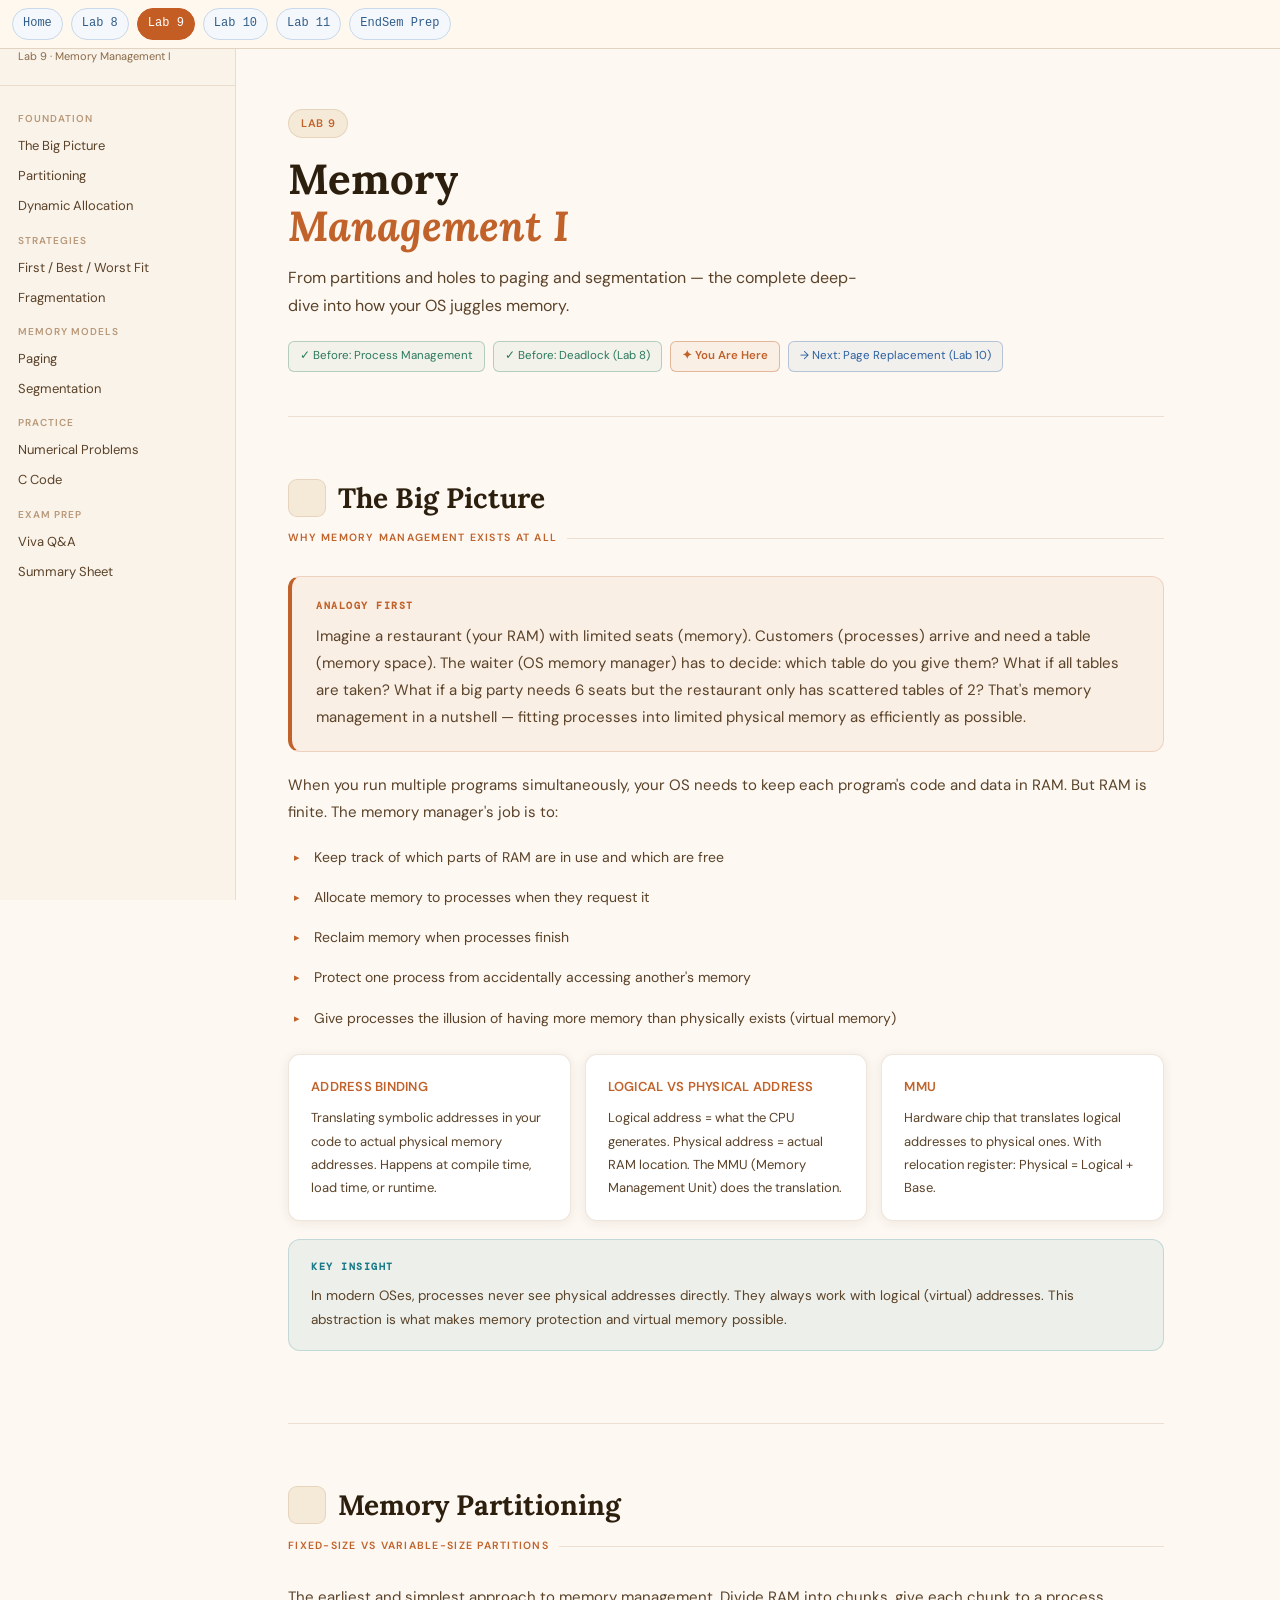
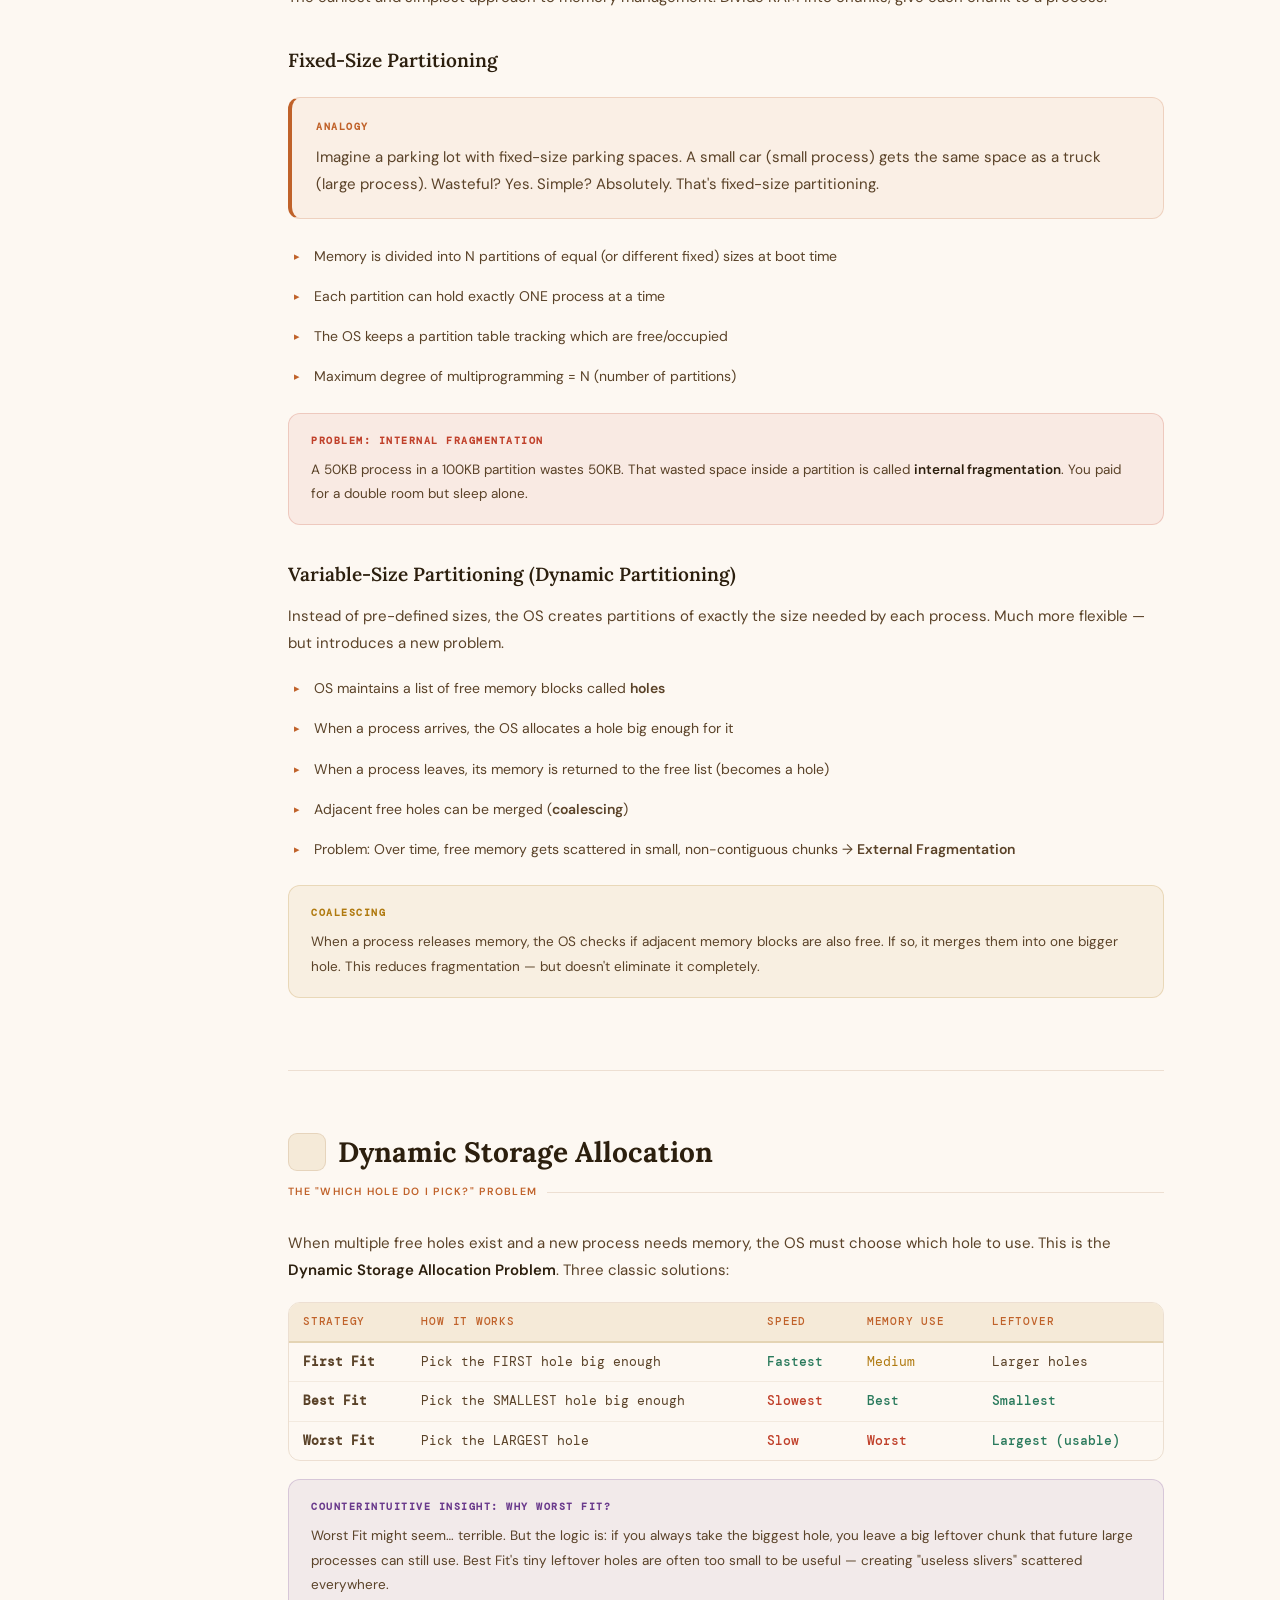
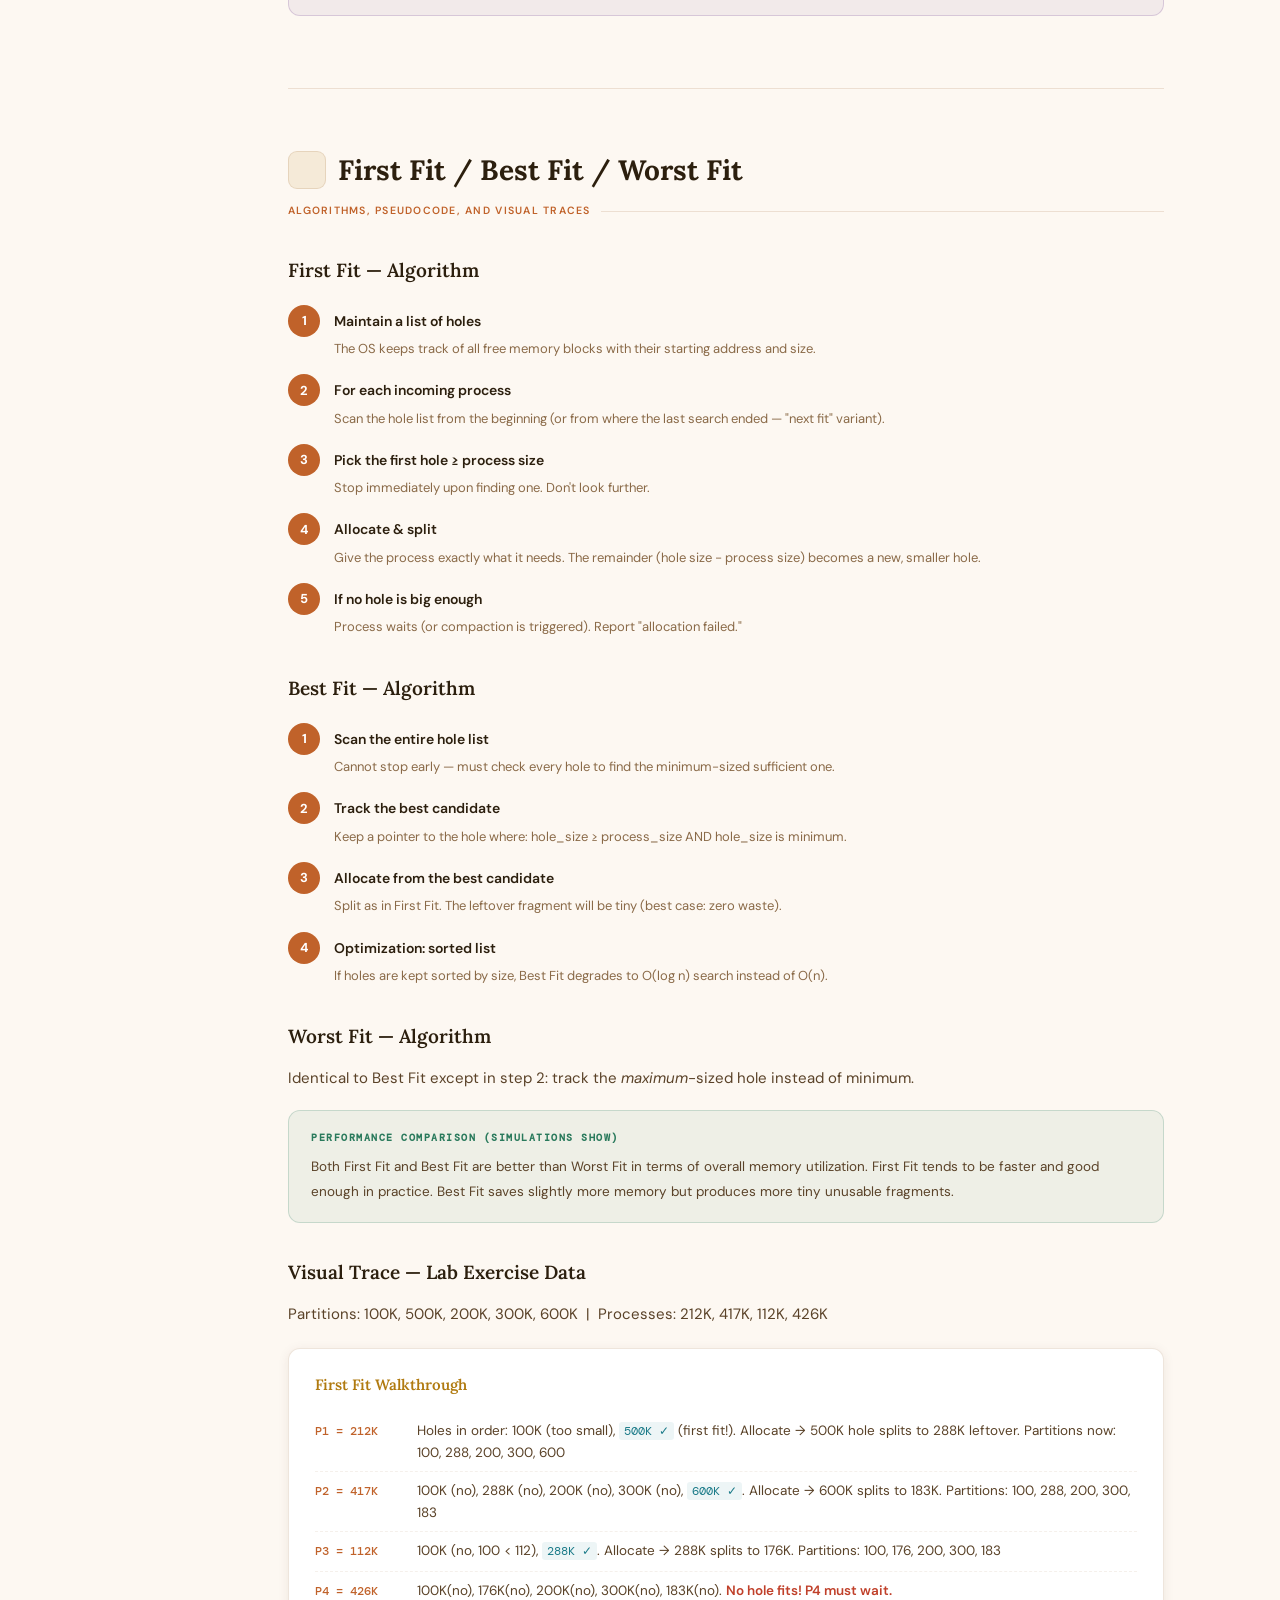
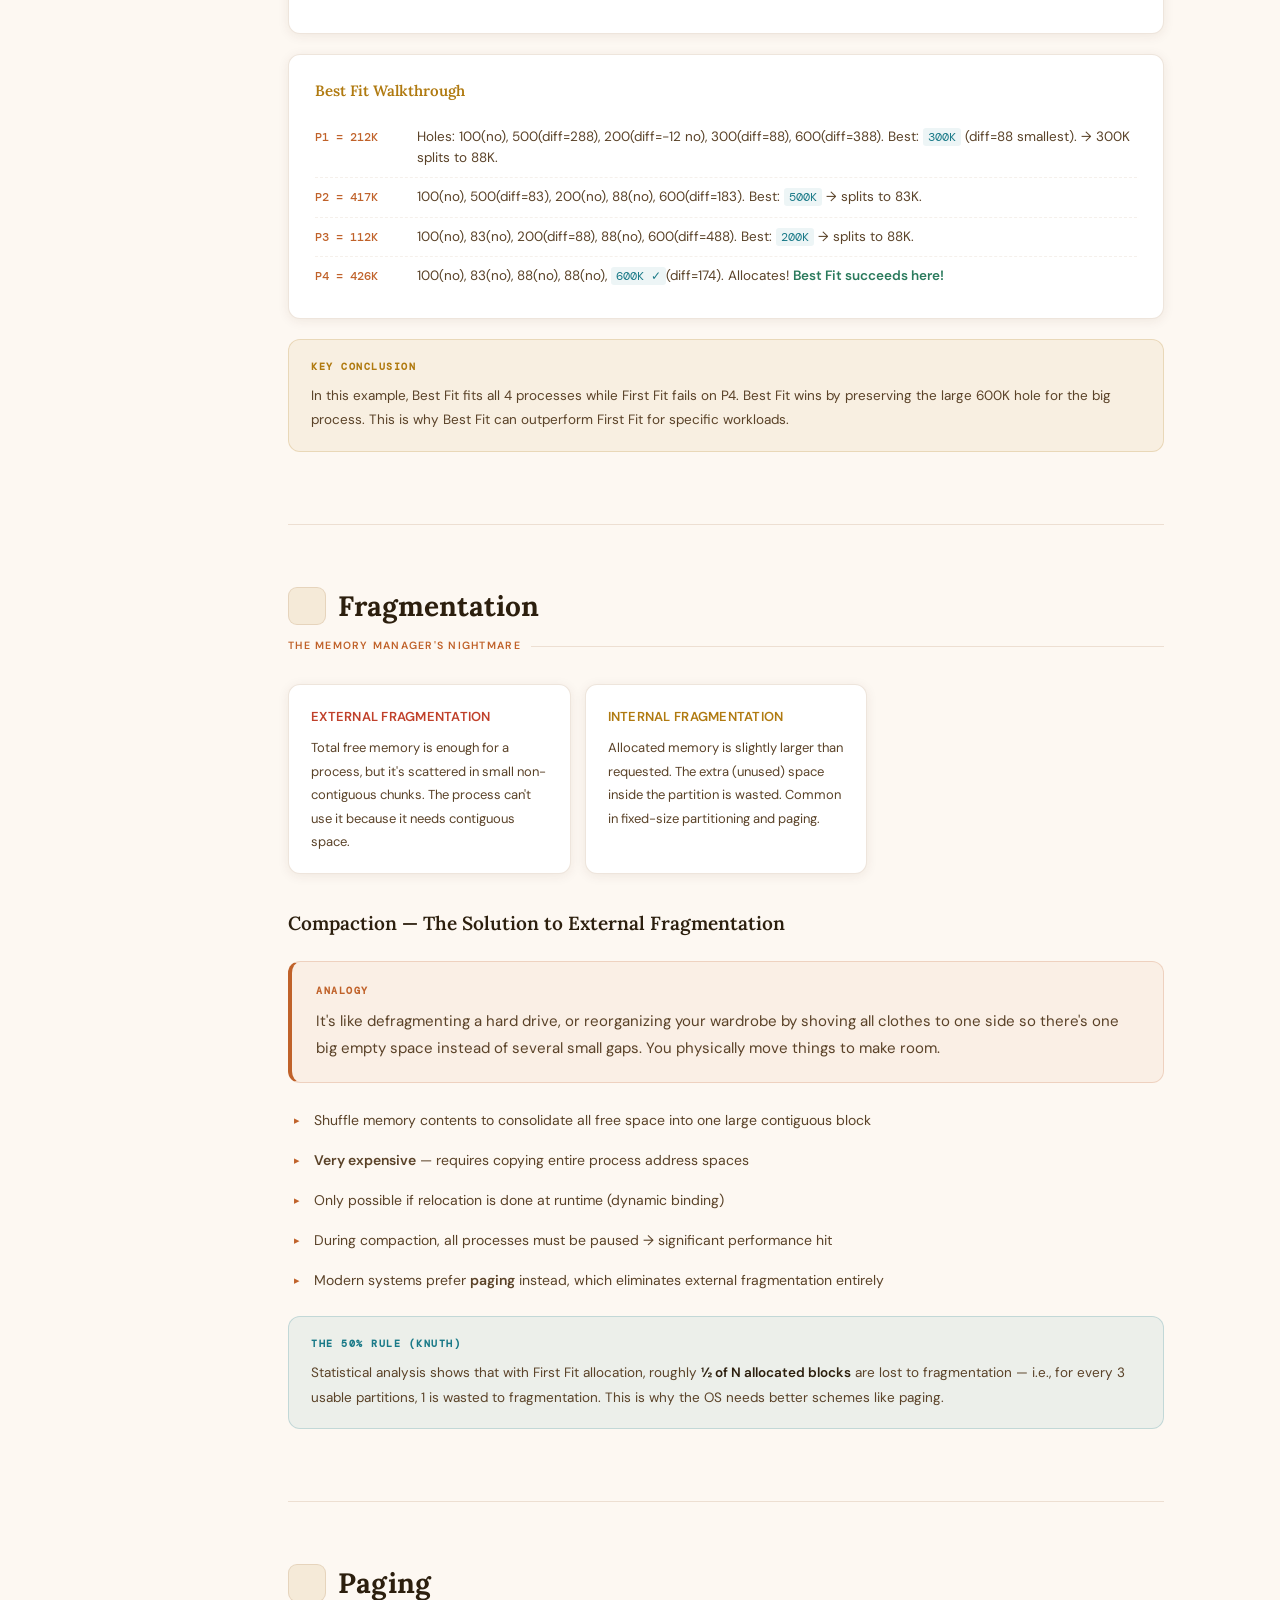
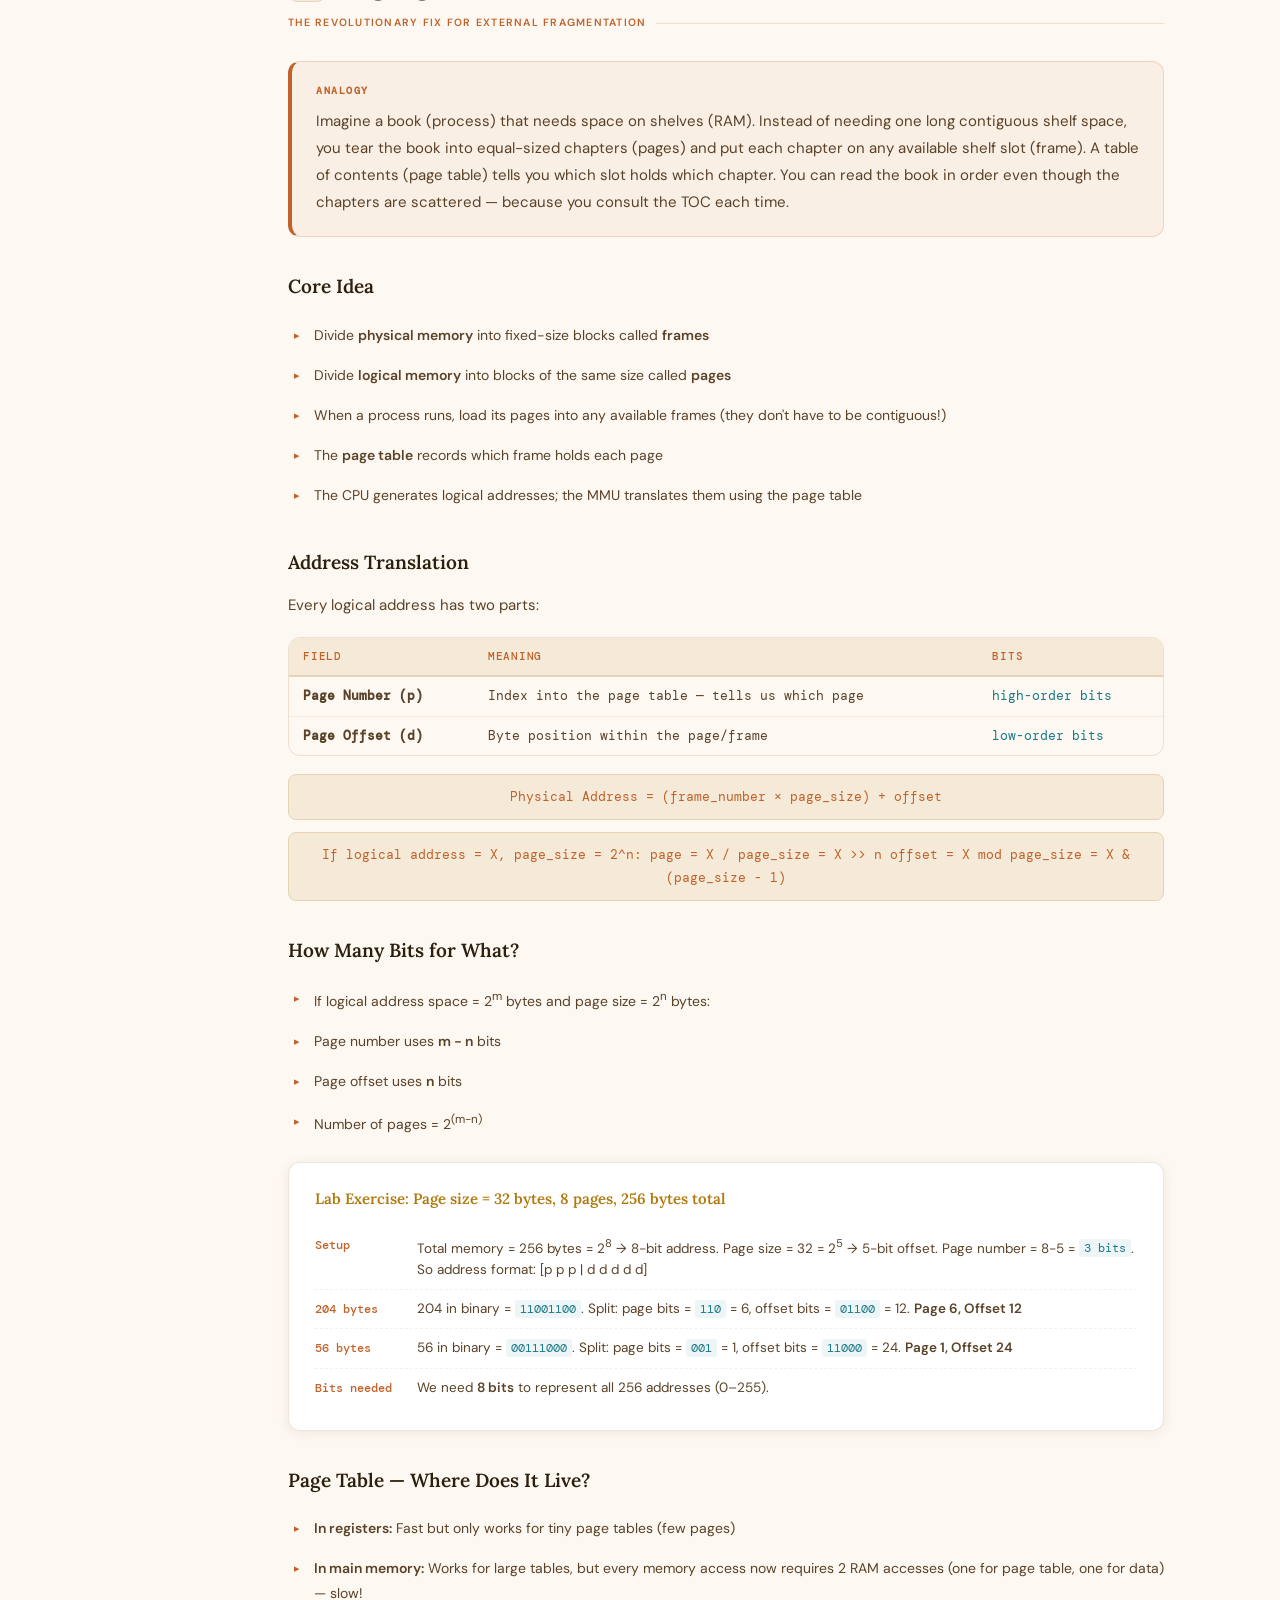
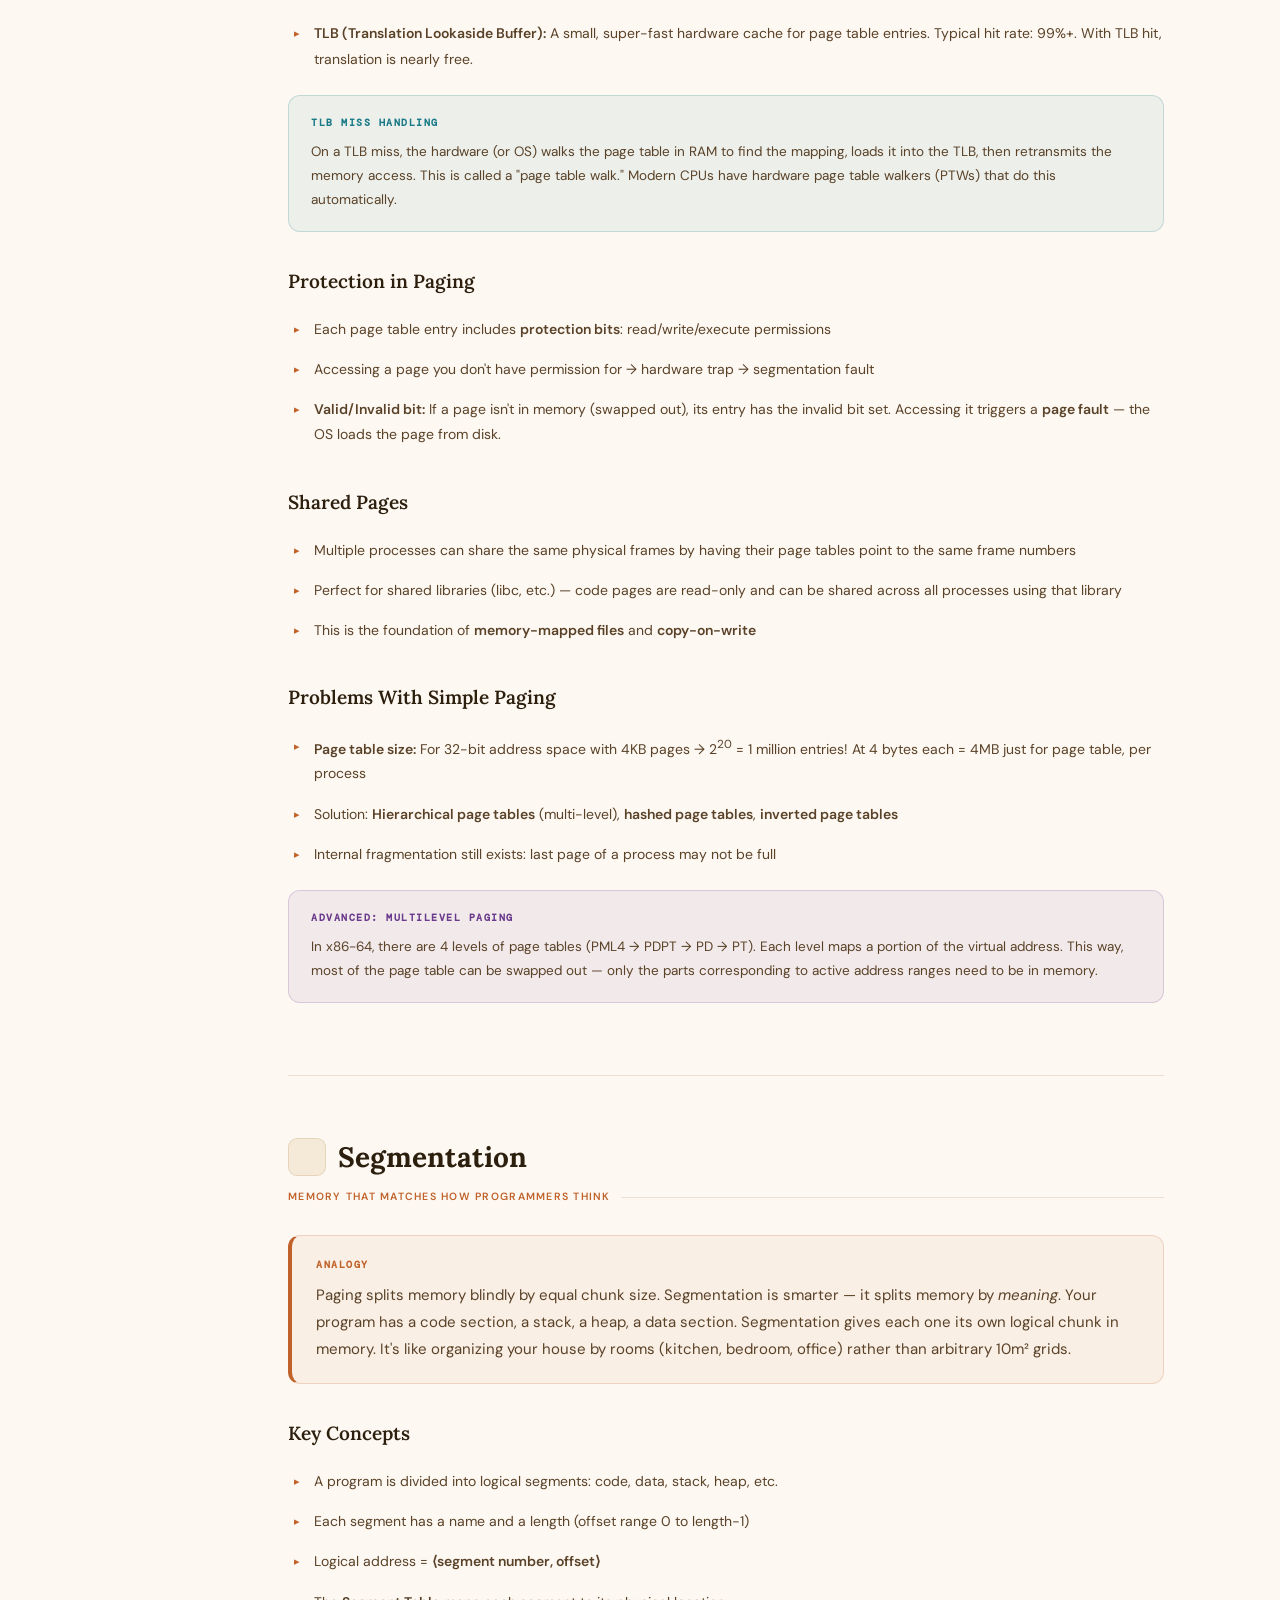
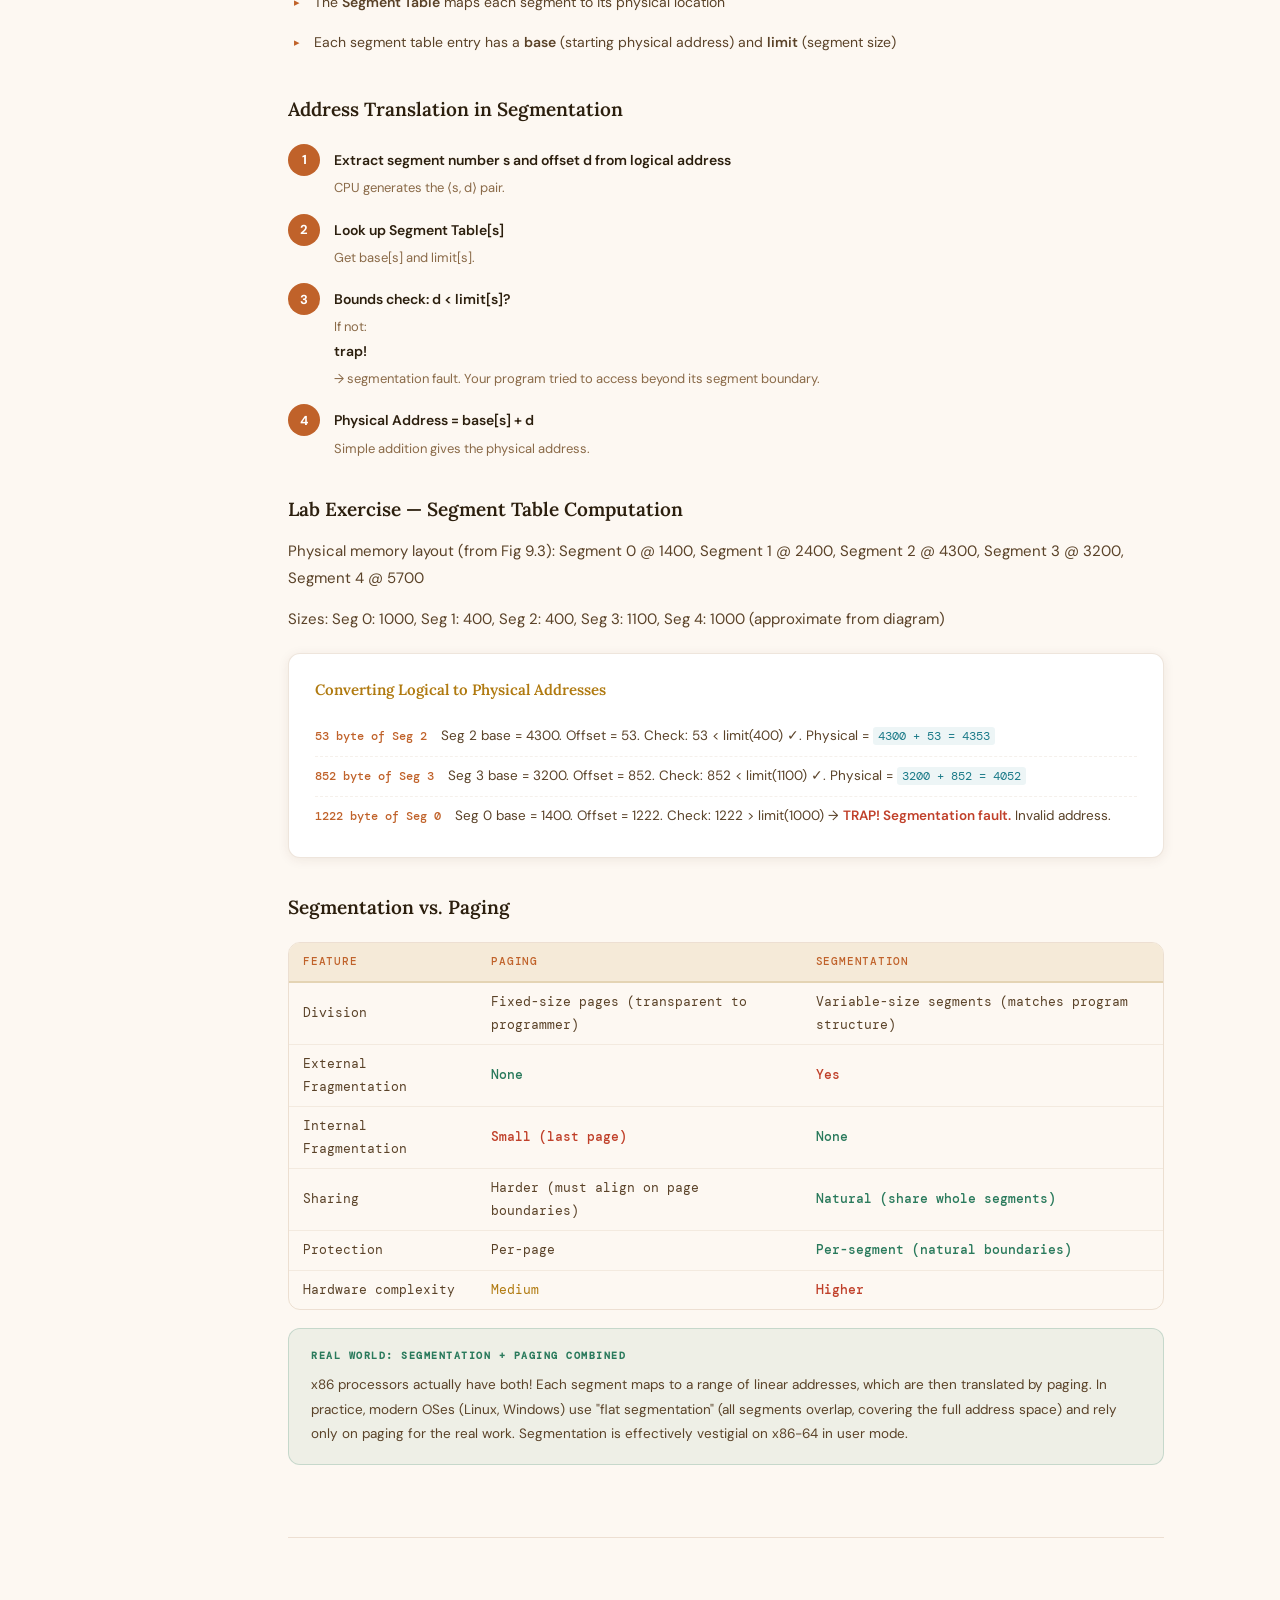
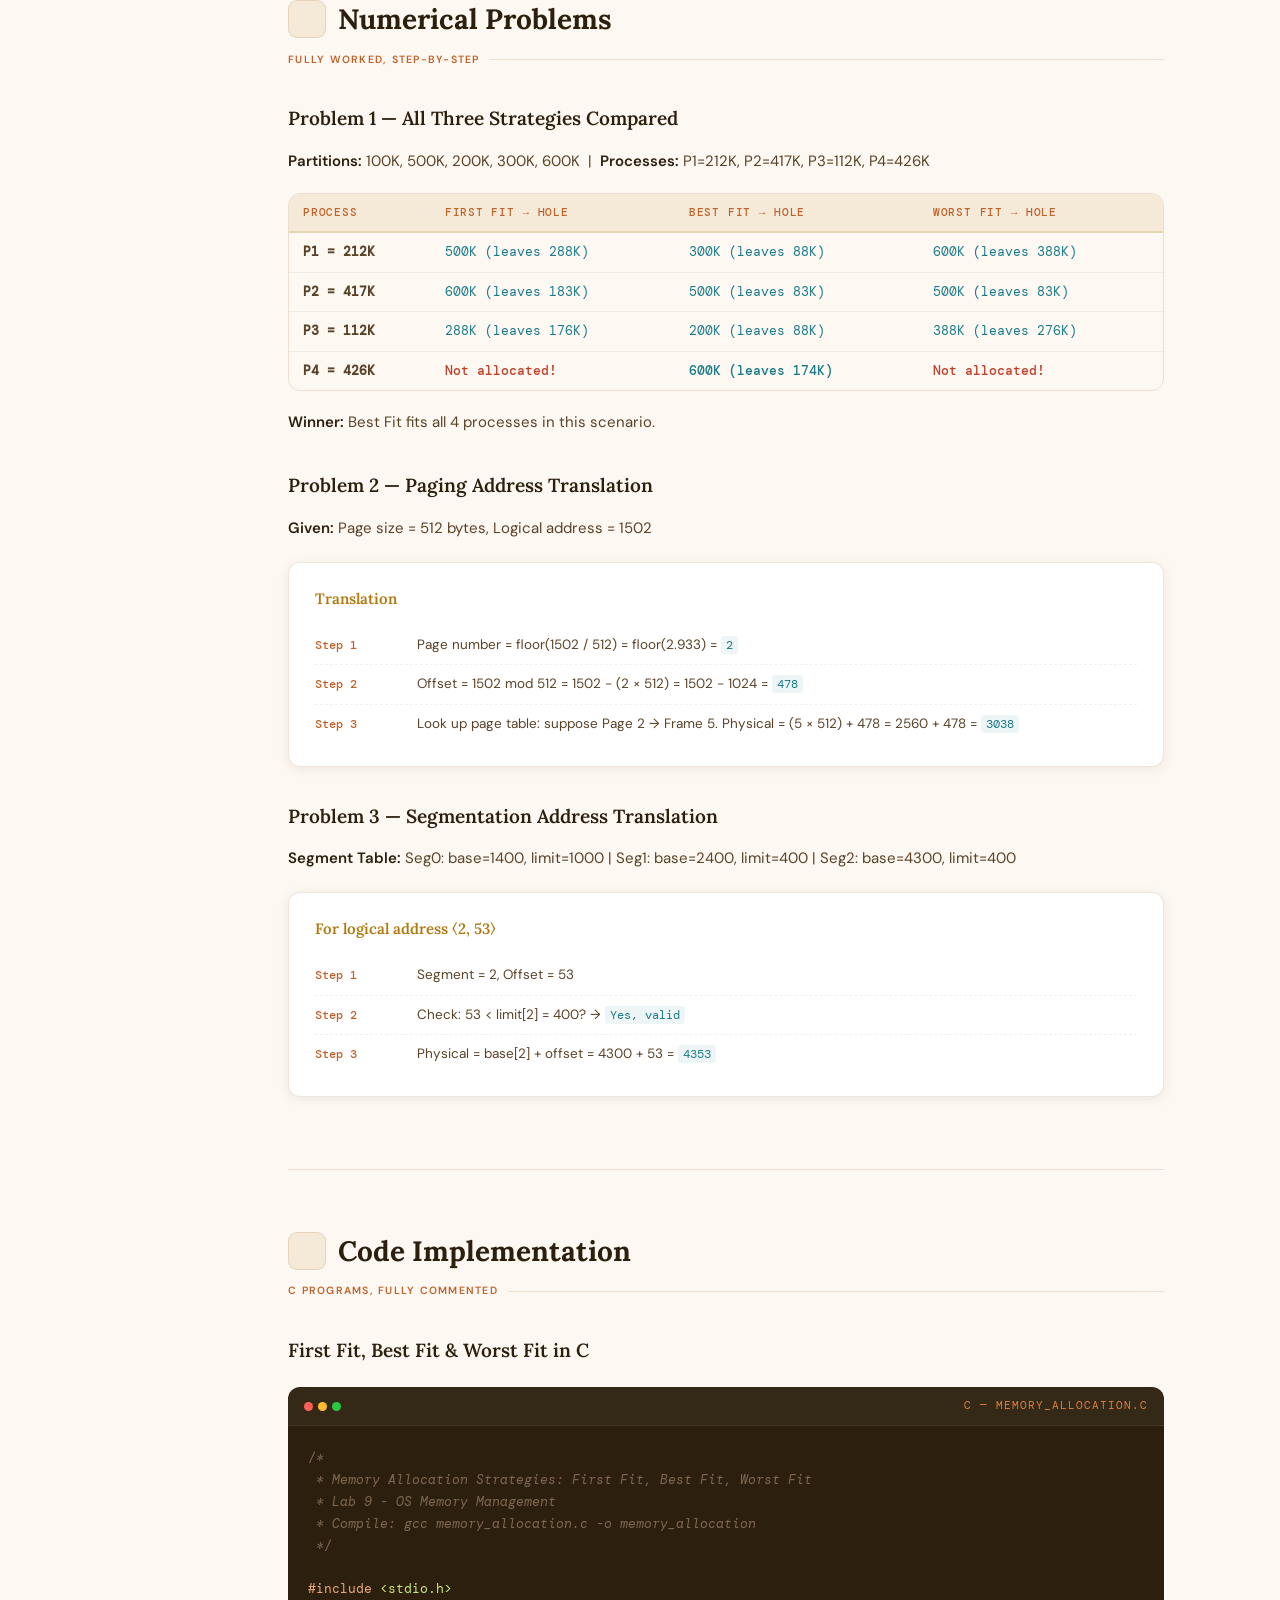
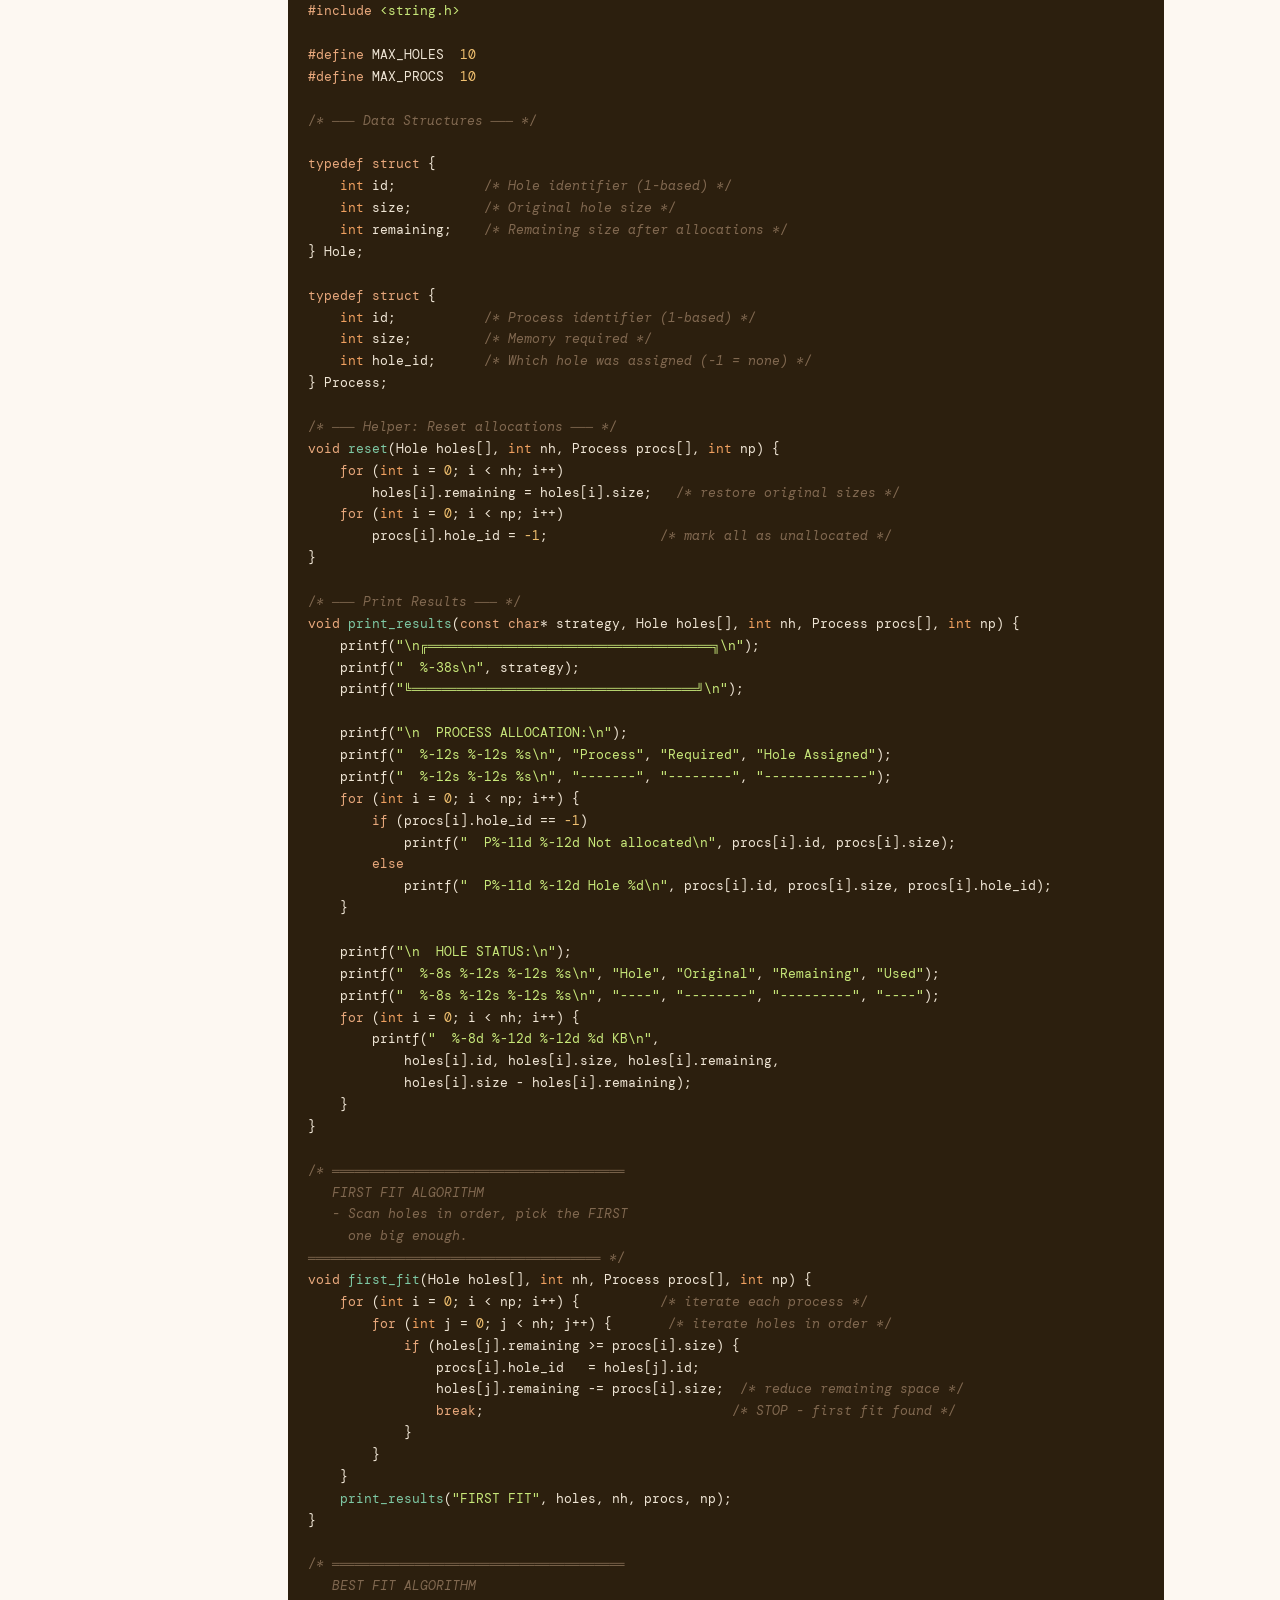
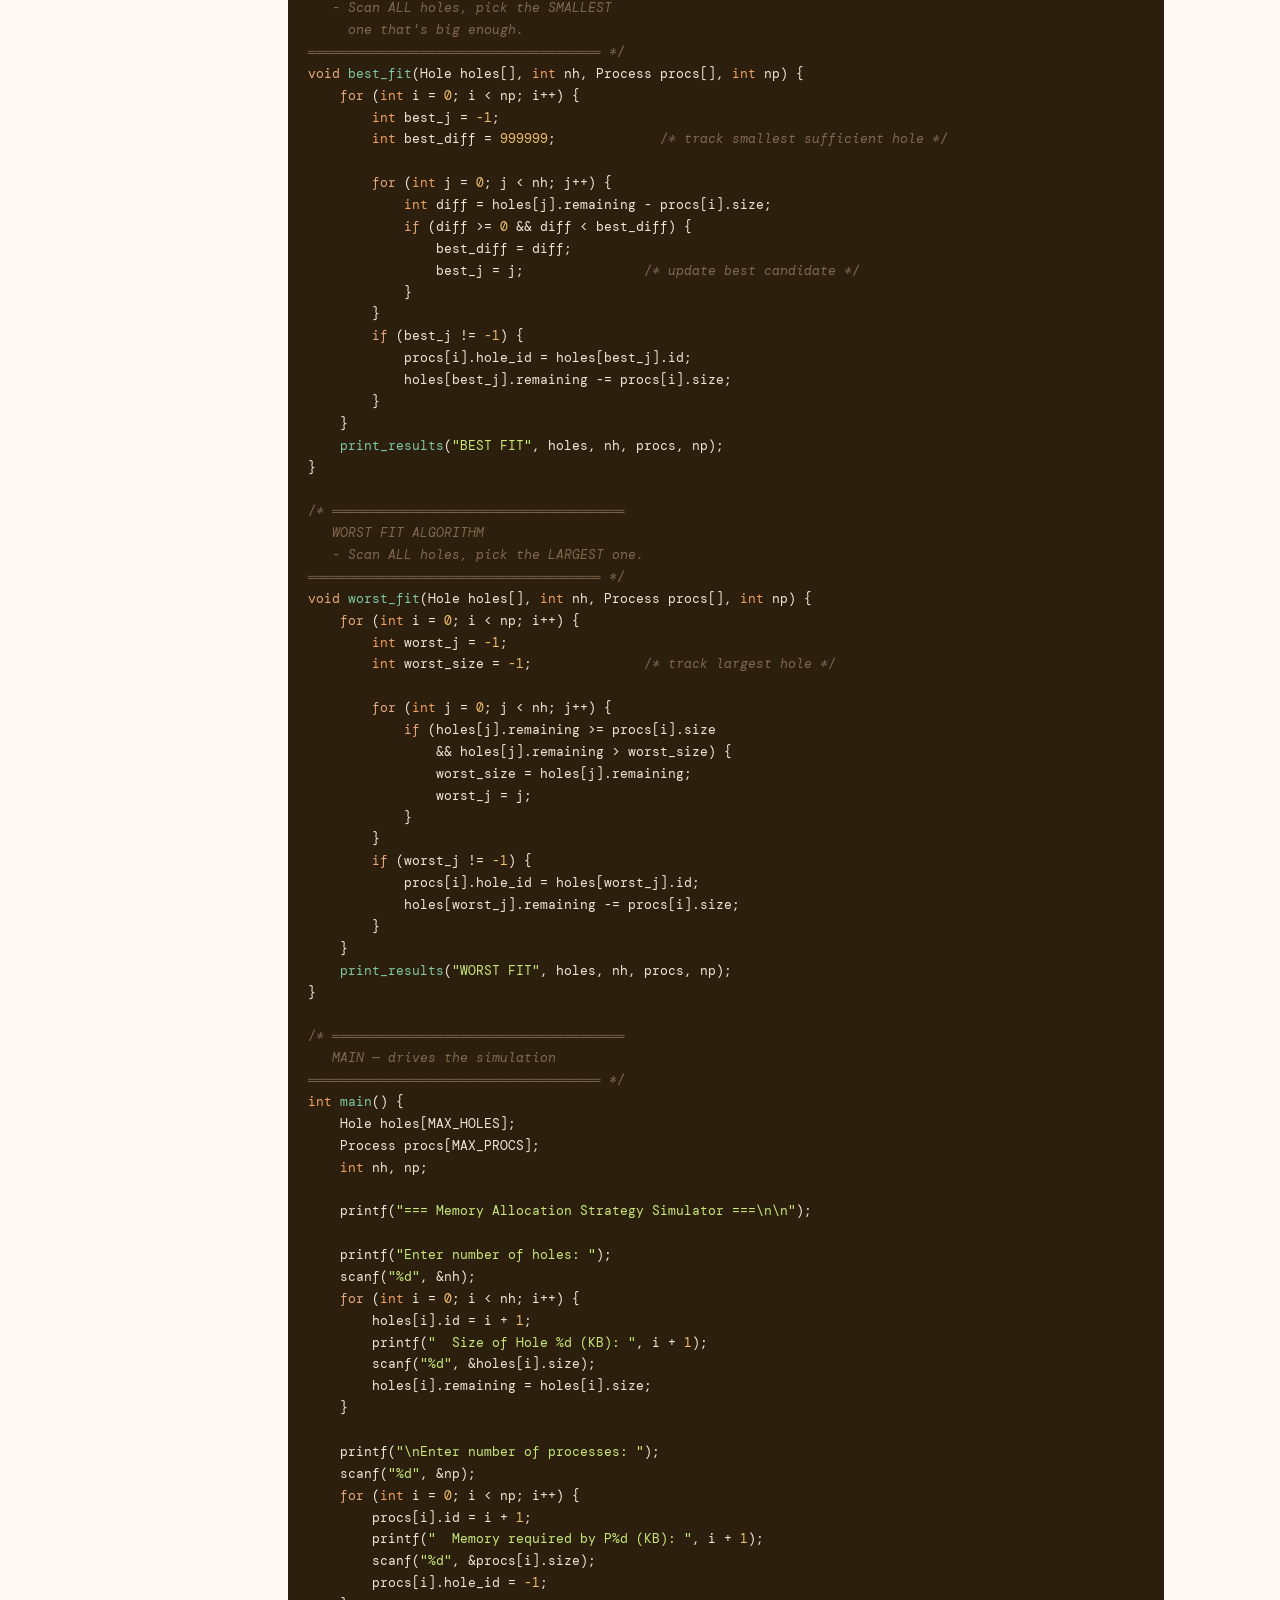
<file: lab9_work.html>
<!DOCTYPE html>
<html lang="en">
<head>
<meta charset="UTF-8">
<meta name="viewport" content="width=device-width, initial-scale=1.0">
<title>Lab 9 — Memory Management I | OS Study Guide</title>
<link href="https://fonts.googleapis.com/css2?family=Lora:ital,wght@0,400;0,600;0,700;1,400&family=DM+Sans:wght@400;500;600&family=DM+Mono:wght@400;500&display=swap" rel="stylesheet">
<link rel="stylesheet" href="common.css">
<style>
:root {
  --bg:      #fdf8f2;
  --bg2:     #faf3ea;
  --bg3:     #f5ead8;
  --bg4:     #ede0c8;
  --bg5:     #e4d4b4;
  --ink:     #2c1f0e;
  --ink2:    #5a4228;
  --ink3:    #8a6a48;
  --ink4:    #b89878;
  --accent:  #c0622a;
  --accent2: #e08040;
  --green:   #2a7a5c;
  --blue:    #2a5fa0;
  --red:     #c0402a;
  --yellow:  #b07a10;
  --purple:  #6a3a8c;
  --teal:    #1a7a88;
  --border:  rgba(160,110,60,0.18);
  --border2: rgba(160,110,60,0.1);
  --shadow:  0 2px 12px rgba(80,40,10,0.08);
  --mono:    'DM Mono', monospace;
  --sans:    'DM Sans', sans-serif;
  --serif:   'Lora', serif;
  --radius:  12px;
}
*, *::before, *::after { box-sizing: border-box; margin: 0; padding: 0; }
html { scroll-behavior: smooth; }
body { font-family: var(--sans); background: var(--bg); color: var(--ink); line-height: 1.8; font-size: 15px; }

/* ── SIDEBAR ── */
nav {
  position: fixed; top: 0; left: 0;
  width: 236px; height: 100vh;
  background: var(--bg2); border-right: 1px solid var(--border);
  overflow-y: auto; z-index: 100; padding: 20px 0 40px;
  scrollbar-width: thin; scrollbar-color: var(--bg5) transparent;
}
.nav-logo { padding: 0 18px 18px; border-bottom: 1px solid var(--border); margin-bottom: 14px; }
.nav-logo-title { font-family: var(--serif); font-size: 14px; font-weight: 700; color: var(--accent); letter-spacing: 0.01em; }
.nav-logo-sub { font-size: 11px; color: var(--ink3); margin-top: 2px; }
.nav-group { font-size: 10px; font-weight: 600; color: var(--ink4); padding: 10px 18px 3px; letter-spacing: 0.1em; text-transform: uppercase; }
nav a { display: block; padding: 6px 18px 6px 16px; color: var(--ink2); text-decoration: none; font-size: 13px; border-left: 2px solid transparent; transition: all 0.15s; line-height: 1.4; }
nav a:hover { color: var(--accent); background: var(--bg3); border-left-color: var(--accent2); }
nav a.active { color: var(--accent); border-left-color: var(--accent); background: var(--bg3); font-weight: 500; }

/* ── PROGRESS ── */
.progress-bar { position: fixed; top: 0; left: 236px; right: 0; height: 3px; background: var(--bg4); z-index: 200; }
.progress-fill { height: 100%; background: var(--accent); width: 0%; transition: width 0.1s; }

/* ── MAIN ── */
main { margin-left: 236px; padding: 0 52px 100px; max-width: 980px; }

/* ── HERO ── */
.hero { padding: 60px 0 44px; border-bottom: 1px solid var(--border); margin-bottom: 56px; }
.lab-badge {
  display: inline-flex; align-items: center; gap: 6px;
  background: var(--bg3); border: 1px solid var(--border);
  color: var(--accent); font-size: 11px; font-weight: 600;
  padding: 4px 12px; border-radius: 20px; margin-bottom: 18px;
  letter-spacing: 0.06em; text-transform: uppercase;
}
.hero h1 { font-family: var(--serif); font-size: 42px; font-weight: 700; line-height: 1.12; color: var(--ink); margin-bottom: 14px; }
.hero h1 em { font-style: italic; color: var(--accent); }
.hero > p { color: var(--ink2); font-size: 16px; max-width: 580px; line-height: 1.7; }
.prereq-bar { display: flex; flex-wrap: wrap; gap: 8px; margin-top: 22px; }
.prereq-tag { font-size: 11.5px; padding: 4px 11px; border-radius: 6px; border: 1px solid var(--border); color: var(--ink3); background: var(--bg2); }
.prereq-tag.before { border-color: rgba(42,122,92,0.3); color: var(--green); background: rgba(42,122,92,0.05); }
.prereq-tag.current { border-color: rgba(192,98,42,0.4); color: var(--accent); background: rgba(192,98,42,0.06); font-weight: 600; }
.prereq-tag.after  { border-color: rgba(42,95,160,0.3); color: var(--blue); background: rgba(42,95,160,0.05); }

/* ── SECTIONS ── */
section { margin-bottom: 72px; scroll-margin-top: 24px; }
.topic-section { border-top: 1px solid var(--border); padding-top: 56px; margin-top: 0; }
.section-title {
  font-family: var(--serif); font-size: 28px; font-weight: 700; color: var(--ink);
  margin-bottom: 6px; display: flex; align-items: center; gap: 12px;
}
.section-title .icon {
  width: 38px; height: 38px; border-radius: 9px;
  display: flex; align-items: center; justify-content: center;
  font-size: 18px; flex-shrink: 0; background: var(--bg3); border: 1px solid var(--border);
}
.section-sub { font-size: 10.5px; font-weight: 600; letter-spacing: 0.12em; text-transform: uppercase; color: var(--accent); margin-bottom: 28px; display: flex; align-items: center; gap: 10px; }
.section-sub::after { content: ''; flex: 1; height: 1px; background: var(--border); }

h3 { font-family: var(--serif); font-size: 19px; font-weight: 600; margin: 32px 0 12px; color: var(--ink); }
h4 { font-family: var(--sans); font-size: 13px; font-weight: 600; color: var(--accent); margin: 18px 0 8px; letter-spacing: 0.02em; text-transform: uppercase; }
p  { color: var(--ink2); margin-bottom: 14px; }
strong { font-weight: 600; }
em { font-style: italic; }
main p strong { color: var(--ink); }
ul, ol { color: var(--ink2); padding-left: 22px; margin-bottom: 14px; }
li { margin-bottom: 5px; }

/* ── ANALOGY CARD ── */
.analogy-card {
  background: rgba(192,98,42,0.06); border: 1px solid rgba(192,98,42,0.2);
  border-left: 4px solid var(--accent); border-radius: var(--radius);
  padding: 20px 24px; margin: 20px 0;
}
.analogy-label { font-size: 10px; font-weight: 600; color: var(--accent); text-transform: uppercase; letter-spacing: 1.5px; margin-bottom: 8px; font-family: var(--mono); }
.analogy-card p { color: var(--ink2); margin: 0; }

/* ── CARDS ── */
.card-grid { display: grid; grid-template-columns: repeat(auto-fill, minmax(260px, 1fr)); gap: 14px; margin: 18px 0; }
.card { background: #fff; border: 1px solid var(--border); border-radius: var(--radius); padding: 20px 22px; box-shadow: var(--shadow); transition: transform 0.15s, border-color 0.15s; }
.card:hover { transform: translateY(-2px); border-color: rgba(192,98,42,0.25); }
.card-title { font-family: var(--sans); font-size: 13px; font-weight: 600; color: var(--accent); margin-bottom: 8px; text-transform: uppercase; letter-spacing: 0.02em; }
.card p { font-size: 13px; margin: 0; color: var(--ink2); }

/* ── HIGHLIGHT BOXES ── */
.highlight-box { border-radius: var(--radius); padding: 18px 22px; margin: 18px 0; }
.highlight-box.teal   { background: rgba(26,122,136,0.07); border: 1px solid rgba(26,122,136,0.2); }
.highlight-box.green  { background: rgba(42,122,92,0.07);  border: 1px solid rgba(42,122,92,0.2);  }
.highlight-box.yellow { background: rgba(176,122,16,0.07); border: 1px solid rgba(176,122,16,0.2); }
.highlight-box.red    { background: rgba(192,64,42,0.07);  border: 1px solid rgba(192,64,42,0.2);  }
.highlight-box.purple { background: rgba(106,58,140,0.07); border: 1px solid rgba(106,58,140,0.2); }
.highlight-label { font-size: 10px; font-weight: 600; text-transform: uppercase; letter-spacing: 1.5px; margin-bottom: 8px; font-family: var(--mono); }
.teal   .highlight-label { color: var(--teal); }
.green  .highlight-label { color: var(--green); }
.yellow .highlight-label { color: var(--yellow); }
.red    .highlight-label { color: var(--red); }
.purple .highlight-label { color: var(--purple); }
.highlight-box p { margin: 0; font-size: 13.5px; color: var(--ink2); }
.highlight-box p strong { color: var(--ink); }

/* ── LISTS ── */
ul.styled, ol.styled { padding-left: 0; list-style: none; margin: 14px 0; }
ul.styled li, ol.styled li { padding: 5px 0 5px 26px; position: relative; color: var(--ink2); font-size: 14px; }
ul.styled li::before { content: '▸'; position: absolute; left: 6px; color: var(--accent); font-size: 11px; top: 8px; }
ol.styled { counter-reset: item; }
ol.styled li { counter-increment: item; }
ol.styled li::before { content: counter(item) "."; position: absolute; left: 0; color: var(--accent); font-family: var(--mono); font-size: 12px; font-weight: 600; top: 6px; }

/* ── STEPS ── */
.steps { margin: 18px 0; }
.step { display: flex; gap: 14px; margin-bottom: 14px; align-items: flex-start; }
.step-num { min-width: 32px; height: 32px; background: var(--accent); color: #fff; border-radius: 50%; display: flex; align-items: center; justify-content: center; font-family: var(--sans); font-weight: 700; font-size: 13px; flex-shrink: 0; }
.step-content { padding-top: 4px; }
.step-content strong { display: block; font-weight: 600; color: var(--ink); margin-bottom: 3px; font-size: 14px; }
.step-content p { margin: 0; font-size: 13px; color: var(--ink3); }

/* ── CODE ── */
.code-block { background: #2c1f0e; border-radius: var(--radius); overflow: hidden; margin: 20px 0; border: none; }
.code-header { display: flex; align-items: center; justify-content: space-between; padding: 9px 16px; background: rgba(255,255,255,0.04); border-bottom: 1px solid rgba(255,255,255,0.08); }
.code-lang { font-family: var(--mono); font-size: 11px; color: var(--accent2); letter-spacing: 1px; text-transform: uppercase; }
.code-dots { display: flex; gap: 5px; }
.dot { width: 9px; height: 9px; border-radius: 50%; }
.dot-r { background: #ff5f57; } .dot-y { background: #ffbd2e; } .dot-g { background: #28c941; }
pre { background: #2c1f0e; color: #f0e6d6; border-radius: var(--radius); padding: 22px 20px; overflow-x: auto; font-family: var(--mono); font-size: 12.5px; line-height: 1.75; tab-size: 4; border: none; }
.code-block pre { border-radius: 0; }
.kw  { color: #e8a87c; } .fn  { color: #7ec8a4; } .str { color: #c8e87a; }
.num { color: #f0c070; } .cm  { color: #806850; font-style: italic; } .type { color: #f0a060; }

/* ── TABLES ── */
.table-wrap { overflow-x: auto; margin: 18px 0; border-radius: var(--radius); border: 1px solid var(--border); }
table { width: 100%; border-collapse: collapse; font-size: 13px; }
th { background: var(--bg3); color: var(--accent); font-family: var(--mono); font-size: 11px; font-weight: 500; text-transform: uppercase; letter-spacing: 0.07em; padding: 9px 14px; text-align: left; border-bottom: 2px solid var(--bg5); }
td { padding: 8px 14px; border-bottom: 1px solid var(--border2); color: var(--ink2); font-family: var(--mono); font-size: 12.5px; }
tr:last-child td { border-bottom: none; }
tr:hover td { background: var(--bg2); }
td.good { color: var(--green); font-weight: 500; }
td.bad  { color: var(--red);   font-weight: 500; }
td.ok   { color: var(--yellow);}
td.mono { color: var(--teal);  }

/* ── WORKED EXAMPLES ── */
.worked { background: #fff; border: 1px solid var(--border); border-radius: var(--radius); padding: 22px 26px; margin: 20px 0; box-shadow: var(--shadow); }
.worked-title { font-family: var(--serif); font-size: 15px; font-weight: 600; color: var(--yellow); margin-bottom: 14px; display: flex; align-items: center; gap: 8px; }
.step-row { display: flex; gap: 14px; padding: 8px 0; border-bottom: 1px dashed var(--border2); align-items: flex-start; }
.step-row:last-child { border-bottom: none; }
.step-label { font-family: var(--mono); font-size: 11.5px; color: var(--accent); min-width: 88px; padding-top: 2px; flex-shrink: 0; font-weight: 500; }
.step-detail { font-size: 13.5px; color: var(--ink2); line-height: 1.6; }
.step-detail code { font-family: var(--mono); color: var(--teal); font-size: 12px; background: rgba(26,122,136,0.08); padding: 1px 5px; border-radius: 3px; }

/* ── ALLOCATION TRACE ── */
.alloc-trace { display: flex; gap: 14px; flex-wrap: wrap; margin: 14px 0; }
.trace-step { background: var(--bg3); border: 1px solid var(--border); border-radius: 8px; padding: 12px; min-width: 130px; }
.trace-step-title { font-family: var(--mono); font-size: 10px; color: var(--accent); margin-bottom: 6px; font-weight: 600; text-transform: uppercase; }
.tp { padding: 3px 7px; border-radius: 4px; font-family: var(--mono); font-size: 11.5px; display: flex; justify-content: space-between; margin-bottom: 2px; }
.tp.free { background: rgba(42,122,92,0.1); color: var(--green); }
.tp.used { background: rgba(192,98,42,0.1); color: var(--accent2); }
.tp.allocated { background: rgba(192,98,42,0.2); color: var(--accent); border: 1px solid rgba(192,98,42,0.3); font-weight: 600; }

/* ── FORMULA ── */
.formula { background: var(--bg3); border: 1px solid var(--bg5); border-radius: 8px; padding: 10px 18px; font-family: var(--mono); font-size: 13px; color: var(--accent); margin: 12px 0; display: block; text-align: center; }
code.inline { font-family: var(--mono); font-size: 12.5px; background: rgba(26,122,136,0.08); color: var(--teal); padding: 1px 6px; border-radius: 4px; border: 1px solid rgba(26,122,136,0.15); }

/* ── VIVA ── */
.viva-grid { display: flex; flex-direction: column; gap: 10px; margin: 18px 0; }
.viva-q { border: 1px solid var(--border); border-radius: var(--radius); overflow: hidden; cursor: pointer; background: #fff; transition: border-color 0.15s; box-shadow: var(--shadow); }
.viva-q:hover { border-color: rgba(192,98,42,0.3); }
.viva-question { padding: 13px 18px; display: flex; align-items: flex-start; gap: 10px; font-family: var(--sans); font-weight: 500; font-size: 14px; color: var(--ink); user-select: none; }
.viva-icon { color: var(--ink4); flex-shrink: 0; transition: transform 0.2s; margin-top: 1px; }
.viva-answer { display: none; padding: 12px 18px 14px 42px; font-size: 13.5px; color: var(--ink2); line-height: 1.7; background: var(--bg2); border-top: 1px solid var(--border); }
.viva-q.open .viva-answer { display: block; }
.viva-q.open .viva-icon { transform: rotate(180deg); }
.viva-answer strong { color: var(--ink); }

/* ── MISTAKES ── */
.mistake-list { display: flex; flex-direction: column; gap: 12px; margin: 18px 0; }
.mistake { display: flex; gap: 12px; background: rgba(192,64,42,0.05); border: 1px solid rgba(192,64,42,0.18); border-radius: var(--radius); padding: 14px 18px; align-items: flex-start; }
.mistake-icon { font-size: 18px; flex-shrink: 0; }
.mistake-text { font-size: 13.5px; color: var(--ink2); line-height: 1.6; }
.mistake-text strong { color: var(--ink); display: block; margin-bottom: 3px; font-size: 14px; }

/* ── SUMMARY ── */
.summary-grid { display: grid; grid-template-columns: repeat(auto-fill, minmax(230px, 1fr)); gap: 12px; margin: 20px 0; }
.summary-card { background: #fff; border: 1px solid var(--border); border-radius: var(--radius); padding: 16px 18px; border-left: 3px solid var(--accent); box-shadow: var(--shadow); }
.summary-card h4 { color: var(--accent); margin: 0 0 7px; text-transform: none; letter-spacing: 0; font-size: 13px; }
.summary-card p { font-size: 12.5px; color: var(--ink2); margin: 0; line-height: 1.5; }

/* ── DIVIDER ── */
.divider { height: 1px; background: linear-gradient(90deg, transparent, var(--border), transparent); margin: 44px 0; }

/* ── MEM DIAGRAM ── */
.mem-diagram { display: flex; gap: 2px; align-items: flex-end; background: var(--bg3); border: 1px solid var(--border); border-radius: var(--radius); padding: 20px; margin: 20px 0; overflow-x: auto; flex-wrap: wrap; }
.mem-block { display: flex; flex-direction: column; align-items: center; min-width: 68px; }
.mem-bar { width: 60px; border-radius: 4px 4px 0 0; display: flex; align-items: flex-end; justify-content: center; padding-bottom: 5px; font-family: var(--mono); font-size: 10px; font-weight: 600; color: #fff; }
.mem-label { font-size: 10px; font-family: var(--mono); color: var(--ink3); margin-top: 5px; text-align: center; }
.mem-free { background: linear-gradient(to top, rgba(42,122,92,0.7), rgba(42,122,92,0.4)); }
.mem-proc { background: linear-gradient(to top, rgba(192,98,42,0.85), rgba(224,128,64,0.6)); }
.mem-frag { background: repeating-linear-gradient(45deg, rgba(192,64,42,0.25), rgba(192,64,42,0.25) 3px, rgba(192,64,42,0.08) 3px, rgba(192,64,42,0.08) 8px); border: 1px dashed var(--red); }

/* ── SCROLL TOP ── */
.scroll-top { position: fixed; bottom: 28px; right: 28px; width: 38px; height: 38px; border-radius: 50%; background: var(--accent); color: #fff; border: none; cursor: pointer; font-size: 16px; display: none; align-items: center; justify-content: center; box-shadow: 0 4px 16px rgba(192,98,42,0.35); transition: transform 0.2s; }
.scroll-top:hover { transform: translateY(-2px); }

/* ── RESPONSIVE ── */
@media (max-width: 860px) {
  nav { display: none; }
  main { margin-left: 0; padding: 0 24px 80px; }
  .progress-bar { left: 0; }
  .card-grid, .summary-grid { grid-template-columns: 1fr; }
}
/* ── SCROLLBAR ── */
::-webkit-scrollbar { width: 6px; height: 5px; }
::-webkit-scrollbar-track { background: var(--bg); }
::-webkit-scrollbar-thumb { background: var(--bg5); border-radius: 3px; }
::-webkit-scrollbar-thumb:hover { background: var(--accent); }
</style>
</head>
<body>

<div class="global-links">
  <a href="index.html">Home</a>
  <a href="lab8_work.html">Lab 8</a>
  <a href="lab9_work.html" class="active">Lab 9</a>
  <a href="lab10_page_replacement_enhanced.html">Lab 10</a>
  <a href="lab11_disk_scheduling.html">Lab 11</a>
  <a href="os_lab_endsem_prep.html">EndSem Prep</a>
</div>

<div class="progress-bar"><div class="progress-fill" id="prog"></div></div>

<!-- SIDEBAR -->
<nav>
  <div class="nav-logo">
    <div class="nav-logo-title">OS Study Guide</div>
    <div class="nav-logo-sub">Lab 9 · Memory Management I</div>
  </div>
  <div class="nav-group">Foundation</div>
  <a href="#overview">The Big Picture</a>
  <a href="#partitioning">Partitioning</a>
  <a href="#dynamic">Dynamic Allocation</a>
  <div class="nav-group">Strategies</div>
  <a href="#strategies">First / Best / Worst Fit</a>
  <a href="#fragmentation">Fragmentation</a>
  <div class="nav-group">Memory Models</div>
  <a href="#paging">Paging</a>
  <a href="#segmentation">Segmentation</a>
  <div class="nav-group">Practice</div>
  <a href="#numerical">Numerical Problems</a>
  <a href="#code">C Code</a>
  <div class="nav-group">Exam Prep</div>
  <a href="#viva">Viva Q&amp;A</a>
  <a href="#summary">Summary Sheet</a>
</nav>

<main>

<!-- HERO -->
<div class="hero">
  <div class="lab-badge"> Lab 9</div>
  <h1>Memory<br><em>Management I</em></h1>
  <p>From partitions and holes to paging and segmentation — the complete deep-dive into how your OS juggles memory.</p>
  <div class="prereq-bar">
    <span class="prereq-tag before">✓ Before: Process Management</span>
    <span class="prereq-tag before">✓ Before: Deadlock (Lab 8)</span>
    <span class="prereq-tag current">✦ You Are Here</span>
    <span class="prereq-tag after">→ Next: Page Replacement (Lab 10)</span>
  </div>
</div>

  <!-- ─── OVERVIEW ─── -->
  <section id="overview">
    <div class="section-title">
      <div class="icon icon-orange"></div>
      The Big Picture
    </div>
    <div class="section-sub">why memory management exists at all</div>

    <div class="analogy-card">
      <div class="analogy-label"> Analogy First</div>
      <p>Imagine a restaurant (your RAM) with limited seats (memory). Customers (processes) arrive and need a table (memory space). The waiter (OS memory manager) has to decide: which table do you give them? What if all tables are taken? What if a big party needs 6 seats but the restaurant only has scattered tables of 2? That's memory management in a nutshell — fitting processes into limited physical memory as efficiently as possible.</p>
    </div>

    <p>When you run multiple programs simultaneously, your OS needs to keep each program's code and data in RAM. But RAM is finite. The memory manager's job is to:</p>

    <ul class="styled">
      <li>Keep track of which parts of RAM are in use and which are free</li>
      <li>Allocate memory to processes when they request it</li>
      <li>Reclaim memory when processes finish</li>
      <li>Protect one process from accidentally accessing another's memory</li>
      <li>Give processes the illusion of having more memory than physically exists (virtual memory)</li>
    </ul>

    <div class="card-grid">
      <div class="card">
        <div class="card-title">Address Binding</div>
        <p>Translating symbolic addresses in your code to actual physical memory addresses. Happens at compile time, load time, or runtime.</p>
      </div>
      <div class="card">
        <div class="card-title">Logical vs Physical Address</div>
        <p>Logical address = what the CPU generates. Physical address = actual RAM location. The MMU (Memory Management Unit) does the translation.</p>
      </div>
      <div class="card">
        <div class="card-title">MMU</div>
        <p>Hardware chip that translates logical addresses to physical ones. With relocation register: Physical = Logical + Base.</p>
      </div>
    </div>

    <div class="highlight-box teal">
      <div class="highlight-label"> Key Insight</div>
      <p>In modern OSes, processes never see physical addresses directly. They always work with logical (virtual) addresses. This abstraction is what makes memory protection and virtual memory possible.</p>
    </div>
  </section>

  <!-- ─── PARTITIONING ─── -->
  <section id="partitioning" class="topic-section">
    <div class="section-title">
      <div class="icon icon-teal"></div>
      Memory Partitioning
    </div>
    <div class="section-sub">Fixed-size vs Variable-size Partitions</div>

    <p>The earliest and simplest approach to memory management. Divide RAM into chunks, give each chunk to a process.</p>

    <h3>Fixed-Size Partitioning</h3>

    <div class="analogy-card">
      <div class="analogy-label"> Analogy</div>
      <p>Imagine a parking lot with fixed-size parking spaces. A small car (small process) gets the same space as a truck (large process). Wasteful? Yes. Simple? Absolutely. That's fixed-size partitioning.</p>
    </div>

    <ul class="styled">
      <li>Memory is divided into N partitions of equal (or different fixed) sizes at boot time</li>
      <li>Each partition can hold exactly ONE process at a time</li>
      <li>The OS keeps a partition table tracking which are free/occupied</li>
      <li>Maximum degree of multiprogramming = N (number of partitions)</li>
    </ul>

    <div class="highlight-box red">
      <div class="highlight-label"> Problem: Internal Fragmentation</div>
      <p>A 50KB process in a 100KB partition wastes 50KB. That wasted space inside a partition is called <strong>internal fragmentation</strong>. You paid for a double room but sleep alone.</p>
    </div>

    <h3>Variable-Size Partitioning (Dynamic Partitioning)</h3>

    <p>Instead of pre-defined sizes, the OS creates partitions of exactly the size needed by each process. Much more flexible — but introduces a new problem.</p>

    <ul class="styled">
      <li>OS maintains a list of free memory blocks called <strong>holes</strong></li>
      <li>When a process arrives, the OS allocates a hole big enough for it</li>
      <li>When a process leaves, its memory is returned to the free list (becomes a hole)</li>
      <li>Adjacent free holes can be merged (<strong>coalescing</strong>)</li>
      <li>Problem: Over time, free memory gets scattered in small, non-contiguous chunks → <strong>External Fragmentation</strong></li>
    </ul>

    <div class="highlight-box yellow">
      <div class="highlight-label"> Coalescing</div>
      <p>When a process releases memory, the OS checks if adjacent memory blocks are also free. If so, it merges them into one bigger hole. This reduces fragmentation — but doesn't eliminate it completely.</p>
    </div>
  </section>

  <!-- ─── DYNAMIC ALLOCATION ─── -->
  <section id="dynamic" class="topic-section">
    <div class="section-title">
      <div class="icon icon-green"></div>
      Dynamic Storage Allocation
    </div>
    <div class="section-sub">The "which hole do I pick?" problem</div>

    <p>When multiple free holes exist and a new process needs memory, the OS must choose which hole to use. This is the <strong>Dynamic Storage Allocation Problem</strong>. Three classic solutions:</p>

    <div class="table-wrap">
      <table>
        <tr>
          <th>Strategy</th>
          <th>How It Works</th>
          <th>Speed</th>
          <th>Memory Use</th>
          <th>Leftover</th>
        </tr>
        <tr>
          <td><strong>First Fit</strong></td>
          <td>Pick the FIRST hole big enough</td>
          <td class="good">Fastest</td>
          <td class="ok">Medium</td>
          <td>Larger holes</td>
        </tr>
        <tr>
          <td><strong>Best Fit</strong></td>
          <td>Pick the SMALLEST hole big enough</td>
          <td class="bad">Slowest</td>
          <td class="good">Best</td>
          <td class="good">Smallest</td>
        </tr>
        <tr>
          <td><strong>Worst Fit</strong></td>
          <td>Pick the LARGEST hole</td>
          <td class="bad">Slow</td>
          <td class="bad">Worst</td>
          <td class="good">Largest (usable)</td>
        </tr>
      </table>
    </div>

    <div class="highlight-box purple">
      <div class="highlight-label"> Counterintuitive Insight: Why Worst Fit?</div>
      <p>Worst Fit might seem… terrible. But the logic is: if you always take the biggest hole, you leave a big leftover chunk that future large processes can still use. Best Fit's tiny leftover holes are often too small to be useful — creating "useless slivers" scattered everywhere.</p>
    </div>
  </section>

  <!-- ─── STRATEGIES DEEP DIVE ─── -->
  <section id="strategies" class="topic-section">
    <div class="section-title">
      <div class="icon icon-yellow"></div>
      First Fit / Best Fit / Worst Fit
    </div>
    <div class="section-sub">Algorithms, pseudocode, and visual traces</div>

    <h3>First Fit — Algorithm</h3>
    <div class="steps">
      <div class="step">
        <div class="step-num">1</div>
        <div class="step-content">
          <strong>Maintain a list of holes</strong>
          <p>The OS keeps track of all free memory blocks with their starting address and size.</p>
        </div>
      </div>
      <div class="step">
        <div class="step-num">2</div>
        <div class="step-content">
          <strong>For each incoming process</strong>
          <p>Scan the hole list from the beginning (or from where the last search ended — "next fit" variant).</p>
        </div>
      </div>
      <div class="step">
        <div class="step-num">3</div>
        <div class="step-content">
          <strong>Pick the first hole ≥ process size</strong>
          <p>Stop immediately upon finding one. Don't look further.</p>
        </div>
      </div>
      <div class="step">
        <div class="step-num">4</div>
        <div class="step-content">
          <strong>Allocate & split</strong>
          <p>Give the process exactly what it needs. The remainder (hole size − process size) becomes a new, smaller hole.</p>
        </div>
      </div>
      <div class="step">
        <div class="step-num">5</div>
        <div class="step-content">
          <strong>If no hole is big enough</strong>
          <p>Process waits (or compaction is triggered). Report "allocation failed."</p>
        </div>
      </div>
    </div>

    <h3>Best Fit — Algorithm</h3>
    <div class="steps">
      <div class="step">
        <div class="step-num">1</div>
        <div class="step-content">
          <strong>Scan the entire hole list</strong>
          <p>Cannot stop early — must check every hole to find the minimum-sized sufficient one.</p>
        </div>
      </div>
      <div class="step">
        <div class="step-num">2</div>
        <div class="step-content">
          <strong>Track the best candidate</strong>
          <p>Keep a pointer to the hole where: hole_size ≥ process_size AND hole_size is minimum.</p>
        </div>
      </div>
      <div class="step">
        <div class="step-num">3</div>
        <div class="step-content">
          <strong>Allocate from the best candidate</strong>
          <p>Split as in First Fit. The leftover fragment will be tiny (best case: zero waste).</p>
        </div>
      </div>
      <div class="step">
        <div class="step-num">4</div>
        <div class="step-content">
          <strong>Optimization: sorted list</strong>
          <p>If holes are kept sorted by size, Best Fit degrades to O(log n) search instead of O(n).</p>
        </div>
      </div>
    </div>

    <h3>Worst Fit — Algorithm</h3>
    <p>Identical to Best Fit except in step 2: track the <em>maximum</em>-sized hole instead of minimum.</p>

    <div class="highlight-box green">
      <div class="highlight-label"> Performance Comparison (Simulations show)</div>
      <p>Both First Fit and Best Fit are better than Worst Fit in terms of overall memory utilization. First Fit tends to be faster and good enough in practice. Best Fit saves slightly more memory but produces more tiny unusable fragments.</p>
    </div>

    <h3>Visual Trace — Lab Exercise Data</h3>
    <p>Partitions: 100K, 500K, 200K, 300K, 600K &nbsp;|&nbsp; Processes: 212K, 417K, 112K, 426K</p>

    <div class="worked">
      <div class="worked-title"> First Fit Walkthrough</div>
      <div class="step-row">
        <span class="step-label">P1 = 212K</span>
        <span class="step-detail">Holes in order: 100K (too small), <code>500K ✓</code> (first fit!). Allocate → 500K hole splits to 288K leftover. Partitions now: 100, 288, 200, 300, 600</span>
      </div>
      <div class="step-row">
        <span class="step-label">P2 = 417K</span>
        <span class="step-detail">100K (no), 288K (no), 200K (no), 300K (no), <code>600K ✓</code>. Allocate → 600K splits to 183K. Partitions: 100, 288, 200, 300, 183</span>
      </div>
      <div class="step-row">
        <span class="step-label">P3 = 112K</span>
        <span class="step-detail">100K (no, 100 < 112), <code>288K ✓</code>. Allocate → 288K splits to 176K. Partitions: 100, 176, 200, 300, 183</span>
      </div>
      <div class="step-row">
        <span class="step-label">P4 = 426K</span>
        <span class="step-detail">100K(no), 176K(no), 200K(no), 300K(no), 183K(no). <strong style="color:var(--red)">No hole fits! P4 must wait.</strong></span>
      </div>
    </div>

    <div class="worked">
      <div class="worked-title"> Best Fit Walkthrough</div>
      <div class="step-row">
        <span class="step-label">P1 = 212K</span>
        <span class="step-detail">Holes: 100(no), 500(diff=288), 200(diff=−12 no), 300(diff=88), 600(diff=388). Best: <code>300K</code> (diff=88 smallest). → 300K splits to 88K.</span>
      </div>
      <div class="step-row">
        <span class="step-label">P2 = 417K</span>
        <span class="step-detail">100(no), 500(diff=83), 200(no), 88(no), 600(diff=183). Best: <code>500K</code> → splits to 83K.</span>
      </div>
      <div class="step-row">
        <span class="step-label">P3 = 112K</span>
        <span class="step-detail">100(no), 83(no), 200(diff=88), 88(no), 600(diff=488). Best: <code>200K</code> → splits to 88K.</span>
      </div>
      <div class="step-row">
        <span class="step-label">P4 = 426K</span>
        <span class="step-detail">100(no), 83(no), 88(no), 88(no), <code>600K ✓</code>(diff=174). Allocates! <strong style="color:var(--green)">Best Fit succeeds here!</strong></span>
      </div>
    </div>

    <div class="highlight-box yellow">
      <div class="highlight-label"> Key Conclusion</div>
      <p>In this example, Best Fit fits all 4 processes while First Fit fails on P4. Best Fit wins by preserving the large 600K hole for the big process. This is why Best Fit can outperform First Fit for specific workloads.</p>
    </div>
  </section>

  <!-- ─── FRAGMENTATION ─── -->
  <section id="fragmentation" class="topic-section">
    <div class="section-title">
      <div class="icon icon-red"></div>
      Fragmentation
    </div>
    <div class="section-sub">The memory manager's nightmare</div>

    <div class="card-grid">
      <div class="card">
        <div class="card-title" style="color:var(--red)">External Fragmentation</div>
        <p>Total free memory is enough for a process, but it's scattered in small non-contiguous chunks. The process can't use it because it needs contiguous space.</p>
      </div>
      <div class="card">
        <div class="card-title" style="color:var(--yellow)">Internal Fragmentation</div>
        <p>Allocated memory is slightly larger than requested. The extra (unused) space inside the partition is wasted. Common in fixed-size partitioning and paging.</p>
      </div>
    </div>

    <h3>Compaction — The Solution to External Fragmentation</h3>

    <div class="analogy-card">
      <div class="analogy-label"> Analogy</div>
      <p>It's like defragmenting a hard drive, or reorganizing your wardrobe by shoving all clothes to one side so there's one big empty space instead of several small gaps. You physically move things to make room.</p>
    </div>

    <ul class="styled">
      <li>Shuffle memory contents to consolidate all free space into one large contiguous block</li>
      <li><strong>Very expensive</strong> — requires copying entire process address spaces</li>
      <li>Only possible if relocation is done at runtime (dynamic binding)</li>
      <li>During compaction, all processes must be paused → significant performance hit</li>
      <li>Modern systems prefer <strong>paging</strong> instead, which eliminates external fragmentation entirely</li>
    </ul>

    <div class="highlight-box teal">
      <div class="highlight-label"> The 50% Rule (Knuth)</div>
      <p>Statistical analysis shows that with First Fit allocation, roughly <strong>½ of N allocated blocks</strong> are lost to fragmentation — i.e., for every 3 usable partitions, 1 is wasted to fragmentation. This is why the OS needs better schemes like paging.</p>
    </div>
  </section>

  <!-- ─── PAGING ─── -->
  <section id="paging" class="topic-section">
    <div class="section-title">
      <div class="icon icon-teal"></div>
      Paging
    </div>
    <div class="section-sub">The revolutionary fix for external fragmentation</div>

    <div class="analogy-card">
      <div class="analogy-label"> Analogy</div>
      <p>Imagine a book (process) that needs space on shelves (RAM). Instead of needing one long contiguous shelf space, you tear the book into equal-sized chapters (pages) and put each chapter on any available shelf slot (frame). A table of contents (page table) tells you which slot holds which chapter. You can read the book in order even though the chapters are scattered — because you consult the TOC each time.</p>
    </div>

    <h3>Core Idea</h3>
    <ul class="styled">
      <li>Divide <strong>physical memory</strong> into fixed-size blocks called <strong>frames</strong></li>
      <li>Divide <strong>logical memory</strong> into blocks of the same size called <strong>pages</strong></li>
      <li>When a process runs, load its pages into any available frames (they don't have to be contiguous!)</li>
      <li>The <strong>page table</strong> records which frame holds each page</li>
      <li>The CPU generates logical addresses; the MMU translates them using the page table</li>
    </ul>

    <h3>Address Translation</h3>

    <p>Every logical address has two parts:</p>

    <div class="table-wrap">
      <table>
        <tr>
          <th>Field</th>
          <th>Meaning</th>
          <th>Bits</th>
        </tr>
        <tr>
          <td><strong>Page Number (p)</strong></td>
          <td>Index into the page table — tells us which page</td>
          <td class="mono">high-order bits</td>
        </tr>
        <tr>
          <td><strong>Page Offset (d)</strong></td>
          <td>Byte position within the page/frame</td>
          <td class="mono">low-order bits</td>
        </tr>
      </table>
    </div>

    <span class="formula">Physical Address = (frame_number × page_size) + offset</span>
    <span class="formula">If logical address = X, page_size = 2^n:
  page = X / page_size = X >> n
  offset = X mod page_size = X & (page_size - 1)</span>

    <h3>How Many Bits for What?</h3>
    <ul class="styled">
      <li>If logical address space = 2<sup>m</sup> bytes and page size = 2<sup>n</sup> bytes:</li>
      <li>Page number uses <strong>m − n</strong> bits</li>
      <li>Page offset uses <strong>n</strong> bits</li>
      <li>Number of pages = 2<sup>(m−n)</sup></li>
    </ul>

    <div class="worked">
      <div class="worked-title"> Lab Exercise: Page size = 32 bytes, 8 pages, 256 bytes total</div>
      <div class="step-row">
        <span class="step-label">Setup</span>
        <span class="step-detail">Total memory = 256 bytes = 2<sup>8</sup> → 8-bit address. Page size = 32 = 2<sup>5</sup> → 5-bit offset. Page number = 8−5 = <code>3 bits</code>. So address format: [p p p | d d d d d]</span>
      </div>
      <div class="step-row">
        <span class="step-label">204 bytes</span>
        <span class="step-detail">204 in binary = <code>11001100</code>. Split: page bits = <code>110</code> = 6, offset bits = <code>01100</code> = 12. <strong>Page 6, Offset 12</strong></span>
      </div>
      <div class="step-row">
        <span class="step-label">56 bytes</span>
        <span class="step-detail">56 in binary = <code>00111000</code>. Split: page bits = <code>001</code> = 1, offset bits = <code>11000</code> = 24. <strong>Page 1, Offset 24</strong></span>
      </div>
      <div class="step-row">
        <span class="step-label">Bits needed</span>
        <span class="step-detail">We need <strong>8 bits</strong> to represent all 256 addresses (0–255).</span>
      </div>
    </div>

    <h3>Page Table — Where Does It Live?</h3>
    <ul class="styled">
      <li><strong>In registers:</strong> Fast but only works for tiny page tables (few pages)</li>
      <li><strong>In main memory:</strong> Works for large tables, but every memory access now requires 2 RAM accesses (one for page table, one for data) — slow!</li>
      <li><strong>TLB (Translation Lookaside Buffer):</strong> A small, super-fast hardware cache for page table entries. Typical hit rate: 99%+. With TLB hit, translation is nearly free.</li>
    </ul>

    <div class="highlight-box teal">
      <div class="highlight-label"> TLB Miss Handling</div>
      <p>On a TLB miss, the hardware (or OS) walks the page table in RAM to find the mapping, loads it into the TLB, then retransmits the memory access. This is called a "page table walk." Modern CPUs have hardware page table walkers (PTWs) that do this automatically.</p>
    </div>

    <h3>Protection in Paging</h3>
    <ul class="styled">
      <li>Each page table entry includes <strong>protection bits</strong>: read/write/execute permissions</li>
      <li>Accessing a page you don't have permission for → hardware trap → segmentation fault</li>
      <li><strong>Valid/Invalid bit:</strong> If a page isn't in memory (swapped out), its entry has the invalid bit set. Accessing it triggers a <strong>page fault</strong> — the OS loads the page from disk.</li>
    </ul>

    <h3>Shared Pages</h3>
    <ul class="styled">
      <li>Multiple processes can share the same physical frames by having their page tables point to the same frame numbers</li>
      <li>Perfect for shared libraries (libc, etc.) — code pages are read-only and can be shared across all processes using that library</li>
      <li>This is the foundation of <strong>memory-mapped files</strong> and <strong>copy-on-write</strong></li>
    </ul>

    <h3>Problems With Simple Paging</h3>
    <ul class="styled">
      <li><strong>Page table size:</strong> For 32-bit address space with 4KB pages → 2<sup>20</sup> = 1 million entries! At 4 bytes each = 4MB just for page table, per process</li>
      <li>Solution: <strong>Hierarchical page tables</strong> (multi-level), <strong>hashed page tables</strong>, <strong>inverted page tables</strong></li>
      <li>Internal fragmentation still exists: last page of a process may not be full</li>
    </ul>

    <div class="highlight-box purple">
      <div class="highlight-label"> Advanced: Multilevel Paging</div>
      <p>In x86-64, there are 4 levels of page tables (PML4 → PDPT → PD → PT). Each level maps a portion of the virtual address. This way, most of the page table can be swapped out — only the parts corresponding to active address ranges need to be in memory.</p>
    </div>
  </section>

  <!-- ─── SEGMENTATION ─── -->
  <section id="segmentation" class="topic-section">
    <div class="section-title">
      <div class="icon icon-purple"></div>
      Segmentation
    </div>
    <div class="section-sub">memory that matches how programmers think</div>

    <div class="analogy-card">
      <div class="analogy-label"> Analogy</div>
      <p>Paging splits memory blindly by equal chunk size. Segmentation is smarter — it splits memory by <em>meaning</em>. Your program has a code section, a stack, a heap, a data section. Segmentation gives each one its own logical chunk in memory. It's like organizing your house by rooms (kitchen, bedroom, office) rather than arbitrary 10m² grids.</p>
    </div>

    <h3>Key Concepts</h3>
    <ul class="styled">
      <li>A program is divided into logical segments: code, data, stack, heap, etc.</li>
      <li>Each segment has a name and a length (offset range 0 to length−1)</li>
      <li>Logical address = <strong>⟨segment number, offset⟩</strong></li>
      <li>The <strong>Segment Table</strong> maps each segment to its physical location</li>
      <li>Each segment table entry has a <strong>base</strong> (starting physical address) and <strong>limit</strong> (segment size)</li>
    </ul>

    <h3>Address Translation in Segmentation</h3>
    <div class="steps">
      <div class="step">
        <div class="step-num">1</div>
        <div class="step-content">
          <strong>Extract segment number s and offset d from logical address</strong>
          <p>CPU generates the ⟨s, d⟩ pair.</p>
        </div>
      </div>
      <div class="step">
        <div class="step-num">2</div>
        <div class="step-content">
          <strong>Look up Segment Table[s]</strong>
          <p>Get base[s] and limit[s].</p>
        </div>
      </div>
      <div class="step">
        <div class="step-num">3</div>
        <div class="step-content">
          <strong>Bounds check: d < limit[s]?</strong>
          <p>If not: <strong>trap!</strong> → segmentation fault. Your program tried to access beyond its segment boundary.</p>
        </div>
      </div>
      <div class="step">
        <div class="step-num">4</div>
        <div class="step-content">
          <strong>Physical Address = base[s] + d</strong>
          <p>Simple addition gives the physical address.</p>
        </div>
      </div>
    </div>

    <h3>Lab Exercise — Segment Table Computation</h3>
    <p>Physical memory layout (from Fig 9.3): Segment 0 @ 1400, Segment 1 @ 2400, Segment 2 @ 4300, Segment 3 @ 3200, Segment 4 @ 5700</p>
    <p>Sizes: Seg 0: 1000, Seg 1: 400, Seg 2: 400, Seg 3: 1100, Seg 4: 1000 (approximate from diagram)</p>

    <div class="worked">
      <div class="worked-title"> Converting Logical to Physical Addresses</div>
      <div class="step-row">
        <span class="step-label">53 byte of Seg 2</span>
        <span class="step-detail">Seg 2 base = 4300. Offset = 53. Check: 53 < limit(400) ✓. Physical = <code>4300 + 53 = 4353</code></span>
      </div>
      <div class="step-row">
        <span class="step-label">852 byte of Seg 3</span>
        <span class="step-detail">Seg 3 base = 3200. Offset = 852. Check: 852 < limit(1100) ✓. Physical = <code>3200 + 852 = 4052</code></span>
      </div>
      <div class="step-row">
        <span class="step-label">1222 byte of Seg 0</span>
        <span class="step-detail">Seg 0 base = 1400. Offset = 1222. Check: 1222 > limit(1000) → <strong style="color:var(--red)">TRAP! Segmentation fault.</strong> Invalid address.</span>
      </div>
    </div>

    <h3>Segmentation vs. Paging</h3>
    <div class="table-wrap">
      <table>
        <tr>
          <th>Feature</th>
          <th>Paging</th>
          <th>Segmentation</th>
        </tr>
        <tr>
          <td>Division</td>
          <td>Fixed-size pages (transparent to programmer)</td>
          <td>Variable-size segments (matches program structure)</td>
        </tr>
        <tr>
          <td>External Fragmentation</td>
          <td class="good">None</td>
          <td class="bad">Yes</td>
        </tr>
        <tr>
          <td>Internal Fragmentation</td>
          <td class="bad">Small (last page)</td>
          <td class="good">None</td>
        </tr>
        <tr>
          <td>Sharing</td>
          <td>Harder (must align on page boundaries)</td>
          <td class="good">Natural (share whole segments)</td>
        </tr>
        <tr>
          <td>Protection</td>
          <td>Per-page</td>
          <td class="good">Per-segment (natural boundaries)</td>
        </tr>
        <tr>
          <td>Hardware complexity</td>
          <td class="ok">Medium</td>
          <td class="bad">Higher</td>
        </tr>
      </table>
    </div>

    <div class="highlight-box green">
      <div class="highlight-label"> Real World: Segmentation + Paging Combined</div>
      <p>x86 processors actually have both! Each segment maps to a range of linear addresses, which are then translated by paging. In practice, modern OSes (Linux, Windows) use "flat segmentation" (all segments overlap, covering the full address space) and rely only on paging for the real work. Segmentation is effectively vestigial on x86-64 in user mode.</p>
    </div>
  </section>

  <!-- ─── NUMERICAL PROBLEMS ─── -->
  <section id="numerical" class="topic-section">
    <div class="section-title">
      <div class="icon icon-yellow"></div>
      Numerical Problems
    </div>
    <div class="section-sub">fully worked, step-by-step</div>

    <h3>Problem 1 — All Three Strategies Compared</h3>
    <p><strong>Partitions:</strong> 100K, 500K, 200K, 300K, 600K &nbsp;|&nbsp; <strong>Processes:</strong> P1=212K, P2=417K, P3=112K, P4=426K</p>

    <div class="table-wrap">
      <table>
        <tr>
          <th>Process</th>
          <th>First Fit → Hole</th>
          <th>Best Fit → Hole</th>
          <th>Worst Fit → Hole</th>
        </tr>
        <tr>
          <td><strong>P1 = 212K</strong></td>
          <td class="mono">500K (leaves 288K)</td>
          <td class="mono">300K (leaves 88K)</td>
          <td class="mono">600K (leaves 388K)</td>
        </tr>
        <tr>
          <td><strong>P2 = 417K</strong></td>
          <td class="mono">600K (leaves 183K)</td>
          <td class="mono">500K (leaves 83K)</td>
          <td class="mono">500K (leaves 83K)</td>
        </tr>
        <tr>
          <td><strong>P3 = 112K</strong></td>
          <td class="mono">288K (leaves 176K)</td>
          <td class="mono">200K (leaves 88K)</td>
          <td class="mono">388K (leaves 276K)</td>
        </tr>
        <tr>
          <td><strong>P4 = 426K</strong></td>
          <td class="bad">Not allocated!</td>
          <td class="mono good">600K (leaves 174K)</td>
          <td class="bad">Not allocated!</td>
        </tr>
      </table>
    </div>
    <p><strong>Winner:</strong> Best Fit fits all 4 processes in this scenario.</p>

    <h3>Problem 2 — Paging Address Translation</h3>
    <p><strong>Given:</strong> Page size = 512 bytes, Logical address = 1502</p>

    <div class="worked">
      <div class="worked-title"> Translation</div>
      <div class="step-row">
        <span class="step-label">Step 1</span>
        <span class="step-detail">Page number = floor(1502 / 512) = floor(2.933) = <code>2</code></span>
      </div>
      <div class="step-row">
        <span class="step-label">Step 2</span>
        <span class="step-detail">Offset = 1502 mod 512 = 1502 − (2 × 512) = 1502 − 1024 = <code>478</code></span>
      </div>
      <div class="step-row">
        <span class="step-label">Step 3</span>
        <span class="step-detail">Look up page table: suppose Page 2 → Frame 5. Physical = (5 × 512) + 478 = 2560 + 478 = <code>3038</code></span>
      </div>
    </div>

    <h3>Problem 3 — Segmentation Address Translation</h3>
    <p><strong>Segment Table:</strong> Seg0: base=1400, limit=1000 | Seg1: base=2400, limit=400 | Seg2: base=4300, limit=400</p>

    <div class="worked">
      <div class="worked-title"> For logical address ⟨2, 53⟩</div>
      <div class="step-row">
        <span class="step-label">Step 1</span>
        <span class="step-detail">Segment = 2, Offset = 53</span>
      </div>
      <div class="step-row">
        <span class="step-label">Step 2</span>
        <span class="step-detail">Check: 53 < limit[2] = 400? → <code>Yes, valid</code></span>
      </div>
      <div class="step-row">
        <span class="step-label">Step 3</span>
        <span class="step-detail">Physical = base[2] + offset = 4300 + 53 = <code>4353</code></span>
      </div>
    </div>
  </section>

  <!-- ─── CODE ─── -->
  <section id="code" class="topic-section">
    <div class="section-title">
      <div class="icon icon-green"></div>
      Code Implementation
    </div>
    <div class="section-sub">C programs, fully commented</div>

    <h3>First Fit, Best Fit & Worst Fit in C</h3>

    <div class="code-block">
      <div class="code-header">
        <div class="code-dots"><div class="dot dot-r"></div><div class="dot dot-y"></div><div class="dot dot-g"></div></div>
        <span class="code-lang">C — memory_allocation.c</span>
      </div>
      <pre><span class="cm">/*
 * Memory Allocation Strategies: First Fit, Best Fit, Worst Fit
 * Lab 9 - OS Memory Management
 * Compile: gcc memory_allocation.c -o memory_allocation
 */</span>

<span class="kw">#include</span> <span class="str">&lt;stdio.h&gt;</span>
<span class="kw">#include</span> <span class="str">&lt;string.h&gt;</span>

<span class="kw">#define</span> MAX_HOLES  <span class="num">10</span>
<span class="kw">#define</span> MAX_PROCS  <span class="num">10</span>

<span class="cm">/* ─── Data Structures ─── */</span>

<span class="kw">typedef struct</span> {
    <span class="type">int</span> id;           <span class="cm">/* Hole identifier (1-based) */</span>
    <span class="type">int</span> size;         <span class="cm">/* Original hole size */</span>
    <span class="type">int</span> remaining;    <span class="cm">/* Remaining size after allocations */</span>
} Hole;

<span class="kw">typedef struct</span> {
    <span class="type">int</span> id;           <span class="cm">/* Process identifier (1-based) */</span>
    <span class="type">int</span> size;         <span class="cm">/* Memory required */</span>
    <span class="type">int</span> hole_id;      <span class="cm">/* Which hole was assigned (-1 = none) */</span>
} Process;

<span class="cm">/* ─── Helper: Reset allocations ─── */</span>
<span class="kw">void</span> <span class="fn">reset</span>(Hole holes[], <span class="type">int</span> nh, Process procs[], <span class="type">int</span> np) {
    <span class="kw">for</span> (<span class="type">int</span> i = <span class="num">0</span>; i &lt; nh; i++)
        holes[i].remaining = holes[i].size;   <span class="cm">/* restore original sizes */</span>
    <span class="kw">for</span> (<span class="type">int</span> i = <span class="num">0</span>; i &lt; np; i++)
        procs[i].hole_id = <span class="num">-1</span>;              <span class="cm">/* mark all as unallocated */</span>
}

<span class="cm">/* ─── Print Results ─── */</span>
<span class="kw">void</span> <span class="fn">print_results</span>(<span class="kw">const char</span>* strategy, Hole holes[], <span class="type">int</span> nh, Process procs[], <span class="type">int</span> np) {
    printf(<span class="str">"\n╔══════════════════════════════════════╗\n"</span>);
    printf(<span class="str">"  %-38s\n"</span>, strategy);
    printf(<span class="str">"╚══════════════════════════════════════╝\n"</span>);

    printf(<span class="str">"\n  PROCESS ALLOCATION:\n"</span>);
    printf(<span class="str">"  %-12s %-12s %s\n"</span>, <span class="str">"Process"</span>, <span class="str">"Required"</span>, <span class="str">"Hole Assigned"</span>);
    printf(<span class="str">"  %-12s %-12s %s\n"</span>, <span class="str">"-------"</span>, <span class="str">"--------"</span>, <span class="str">"-------------"</span>);
    <span class="kw">for</span> (<span class="type">int</span> i = <span class="num">0</span>; i &lt; np; i++) {
        <span class="kw">if</span> (procs[i].hole_id == <span class="num">-1</span>)
            printf(<span class="str">"  P%-11d %-12d Not allocated\n"</span>, procs[i].id, procs[i].size);
        <span class="kw">else</span>
            printf(<span class="str">"  P%-11d %-12d Hole %d\n"</span>, procs[i].id, procs[i].size, procs[i].hole_id);
    }

    printf(<span class="str">"\n  HOLE STATUS:\n"</span>);
    printf(<span class="str">"  %-8s %-12s %-12s %s\n"</span>, <span class="str">"Hole"</span>, <span class="str">"Original"</span>, <span class="str">"Remaining"</span>, <span class="str">"Used"</span>);
    printf(<span class="str">"  %-8s %-12s %-12s %s\n"</span>, <span class="str">"----"</span>, <span class="str">"--------"</span>, <span class="str">"---------"</span>, <span class="str">"----"</span>);
    <span class="kw">for</span> (<span class="type">int</span> i = <span class="num">0</span>; i &lt; nh; i++) {
        printf(<span class="str">"  %-8d %-12d %-12d %d KB\n"</span>,
            holes[i].id, holes[i].size, holes[i].remaining,
            holes[i].size - holes[i].remaining);
    }
}

<span class="cm">/* ═══════════════════════════════════════
   FIRST FIT ALGORITHM
   - Scan holes in order, pick the FIRST
     one big enough.
═══════════════════════════════════════ */</span>
<span class="kw">void</span> <span class="fn">first_fit</span>(Hole holes[], <span class="type">int</span> nh, Process procs[], <span class="type">int</span> np) {
    <span class="kw">for</span> (<span class="type">int</span> i = <span class="num">0</span>; i &lt; np; i++) {          <span class="cm">/* iterate each process */</span>
        <span class="kw">for</span> (<span class="type">int</span> j = <span class="num">0</span>; j &lt; nh; j++) {       <span class="cm">/* iterate holes in order */</span>
            <span class="kw">if</span> (holes[j].remaining &gt;= procs[i].size) {
                procs[i].hole_id   = holes[j].id;
                holes[j].remaining -= procs[i].size;  <span class="cm">/* reduce remaining space */</span>
                <span class="kw">break</span>;                               <span class="cm">/* STOP - first fit found */</span>
            }
        }
    }
    <span class="fn">print_results</span>(<span class="str">"FIRST FIT"</span>, holes, nh, procs, np);
}

<span class="cm">/* ═══════════════════════════════════════
   BEST FIT ALGORITHM
   - Scan ALL holes, pick the SMALLEST
     one that's big enough.
═══════════════════════════════════════ */</span>
<span class="kw">void</span> <span class="fn">best_fit</span>(Hole holes[], <span class="type">int</span> nh, Process procs[], <span class="type">int</span> np) {
    <span class="kw">for</span> (<span class="type">int</span> i = <span class="num">0</span>; i &lt; np; i++) {
        <span class="type">int</span> best_j = <span class="num">-1</span>;
        <span class="type">int</span> best_diff = <span class="num">999999</span>;             <span class="cm">/* track smallest sufficient hole */</span>

        <span class="kw">for</span> (<span class="type">int</span> j = <span class="num">0</span>; j &lt; nh; j++) {
            <span class="type">int</span> diff = holes[j].remaining - procs[i].size;
            <span class="kw">if</span> (diff &gt;= <span class="num">0</span> &amp;&amp; diff &lt; best_diff) {
                best_diff = diff;
                best_j = j;               <span class="cm">/* update best candidate */</span>
            }
        }
        <span class="kw">if</span> (best_j != <span class="num">-1</span>) {
            procs[i].hole_id = holes[best_j].id;
            holes[best_j].remaining -= procs[i].size;
        }
    }
    <span class="fn">print_results</span>(<span class="str">"BEST FIT"</span>, holes, nh, procs, np);
}

<span class="cm">/* ═══════════════════════════════════════
   WORST FIT ALGORITHM
   - Scan ALL holes, pick the LARGEST one.
═══════════════════════════════════════ */</span>
<span class="kw">void</span> <span class="fn">worst_fit</span>(Hole holes[], <span class="type">int</span> nh, Process procs[], <span class="type">int</span> np) {
    <span class="kw">for</span> (<span class="type">int</span> i = <span class="num">0</span>; i &lt; np; i++) {
        <span class="type">int</span> worst_j = <span class="num">-1</span>;
        <span class="type">int</span> worst_size = <span class="num">-1</span>;              <span class="cm">/* track largest hole */</span>

        <span class="kw">for</span> (<span class="type">int</span> j = <span class="num">0</span>; j &lt; nh; j++) {
            <span class="kw">if</span> (holes[j].remaining &gt;= procs[i].size
                &amp;&amp; holes[j].remaining &gt; worst_size) {
                worst_size = holes[j].remaining;
                worst_j = j;
            }
        }
        <span class="kw">if</span> (worst_j != <span class="num">-1</span>) {
            procs[i].hole_id = holes[worst_j].id;
            holes[worst_j].remaining -= procs[i].size;
        }
    }
    <span class="fn">print_results</span>(<span class="str">"WORST FIT"</span>, holes, nh, procs, np);
}

<span class="cm">/* ═══════════════════════════════════════
   MAIN — drives the simulation
═══════════════════════════════════════ */</span>
<span class="type">int</span> <span class="fn">main</span>() {
    Hole holes[MAX_HOLES];
    Process procs[MAX_PROCS];
    <span class="type">int</span> nh, np;

    printf(<span class="str">"=== Memory Allocation Strategy Simulator ===\n\n"</span>);

    printf(<span class="str">"Enter number of holes: "</span>);
    scanf(<span class="str">"%d"</span>, &amp;nh);
    <span class="kw">for</span> (<span class="type">int</span> i = <span class="num">0</span>; i &lt; nh; i++) {
        holes[i].id = i + <span class="num">1</span>;
        printf(<span class="str">"  Size of Hole %d (KB): "</span>, i + <span class="num">1</span>);
        scanf(<span class="str">"%d"</span>, &amp;holes[i].size);
        holes[i].remaining = holes[i].size;
    }

    printf(<span class="str">"\nEnter number of processes: "</span>);
    scanf(<span class="str">"%d"</span>, &amp;np);
    <span class="kw">for</span> (<span class="type">int</span> i = <span class="num">0</span>; i &lt; np; i++) {
        procs[i].id = i + <span class="num">1</span>;
        printf(<span class="str">"  Memory required by P%d (KB): "</span>, i + <span class="num">1</span>);
        scanf(<span class="str">"%d"</span>, &amp;procs[i].size);
        procs[i].hole_id = <span class="num">-1</span>;
    }

    <span class="cm">/* Run all three strategies independently */</span>
    <span class="fn">reset</span>(holes, nh, procs, np);
    <span class="fn">first_fit</span>(holes, nh, procs, np);

    <span class="fn">reset</span>(holes, nh, procs, np);
    <span class="fn">best_fit</span>(holes, nh, procs, np);

    <span class="fn">reset</span>(holes, nh, procs, np);
    <span class="fn">worst_fit</span>(holes, nh, procs, np);

    <span class="kw">return</span> <span class="num">0</span>;
}</pre>
    </div>

    <h3>Paging Simulation in C</h3>

    <div class="code-block">
      <div class="code-header">
        <div class="code-dots"><div class="dot dot-r"></div><div class="dot dot-y"></div><div class="dot dot-g"></div></div>
        <span class="code-lang">C — paging_simulation.c</span>
      </div>
      <pre><span class="cm">/*
 * Paging - Logical to Physical Address Translation
 * Lab 9 - OS Memory Management
 */</span>

<span class="kw">#include</span> <span class="str">&lt;stdio.h&gt;</span>
<span class="kw">#include</span> <span class="str">&lt;math.h&gt;</span>

<span class="kw">#define</span> MAX_PAGES  <span class="num">256</span>   <span class="cm">/* max number of pages */</span>

<span class="type">int</span> page_table[MAX_PAGES];  <span class="cm">/* page_table[page_num] = frame_num */</span>

<span class="cm">/* ─── Translate a logical address to physical ─── */</span>
<span class="kw">void</span> <span class="fn">translate</span>(<span class="type">int</span> logical, <span class="type">int</span> page_size) {
    <span class="type">int</span> page_num  = logical / page_size;       <span class="cm">/* integer division → page number */</span>
    <span class="type">int</span> offset    = logical % page_size;       <span class="cm">/* remainder → offset within page */</span>
    <span class="type">int</span> frame_num = page_table[page_num];      <span class="cm">/* look up physical frame */</span>
    <span class="type">int</span> physical  = (frame_num * page_size) + offset;  <span class="cm">/* compute physical addr */</span>

    printf(<span class="str">"\n  Logical Address   : %d\n"</span>, logical);
    printf(<span class="str">"  Page Number (p)  : %d  (binary: "</span>, page_num);
    <span class="cm">/* print binary representation */</span>
    <span class="kw">for</span> (<span class="type">int</span> b = <span class="num">7</span>; b &gt;= <span class="num">0</span>; b--)
        printf(<span class="str">"%d"</span>, (page_num &gt;&gt; b) &amp; <span class="num">1</span>);
    printf(<span class="str">")\n"</span>);
    printf(<span class="str">"  Page Offset (d)  : %d\n"</span>, offset);
    printf(<span class="str">"  Frame Number     : %d\n"</span>, frame_num);
    printf(<span class="str">"  Physical Address : %d\n"</span>, physical);
}

<span class="type">int</span> <span class="fn">main</span>() {
    <span class="type">int</span> page_size, num_pages, logical_addr;

    printf(<span class="str">"=== Paging Address Translator ===\n\n"</span>);
    printf(<span class="str">"Enter page size (bytes): "</span>);
    scanf(<span class="str">"%d"</span>, &amp;page_size);

    printf(<span class="str">"Enter number of pages: "</span>);
    scanf(<span class="str">"%d"</span>, &amp;num_pages);

    <span class="cm">/* Build the page table — enter frame numbers */</span>
    printf(<span class="str">"\nEnter page table (page → frame mapping):\n"</span>);
    <span class="kw">for</span> (<span class="type">int</span> i = <span class="num">0</span>; i &lt; num_pages; i++) {
        printf(<span class="str">"  Page %d → Frame: "</span>, i);
        scanf(<span class="str">"%d"</span>, &amp;page_table[i]);
    }

    <span class="cm">/* Translate addresses */</span>
    printf(<span class="str">"\nEnter logical address to translate (-1 to quit): "</span>);
    <span class="kw">while</span> (scanf(<span class="str">"%d"</span>, &amp;logical_addr) &amp;&amp; logical_addr != <span class="num">-1</span>) {
        <span class="type">int</span> total_logical = page_size * num_pages;
        <span class="kw">if</span> (logical_addr &lt; <span class="num">0</span> || logical_addr &gt;= total_logical) {
            printf(<span class="str">"  ERROR: Address %d out of logical space [0, %d)\n"</span>,
                   logical_addr, total_logical);
        } <span class="kw">else</span> {
            <span class="fn">translate</span>(logical_addr, page_size);
        }
        printf(<span class="str">"\nEnter logical address (-1 to quit): "</span>);
    }
    <span class="kw">return</span> <span class="num">0</span>;
}

<span class="cm">/* ─── EXAMPLE RUN ─────────────────────────
   Page size: 32 bytes | 8 pages | 256 total

   Page Table:
     Page 0 → Frame 3
     Page 1 → Frame 7
     ...
     Page 6 → Frame 5

   Translate 204:
     p = 204/32 = 6, d = 204%32 = 12
     frame = page_table[6] = 5
     physical = 5*32 + 12 = 172

   Translate 56:
     p = 56/32 = 1, d = 56%32 = 24
     frame = page_table[1] = 7
     physical = 7*32 + 24 = 248
─────────────────────────────────────── */</span></pre>
    </div>

    <h3>Segmentation Simulation in C</h3>

    <div class="code-block">
      <div class="code-header">
        <div class="code-dots"><div class="dot dot-r"></div><div class="dot dot-y"></div><div class="dot dot-g"></div></div>
        <span class="code-lang">C — segmentation.c</span>
      </div>
      <pre><span class="cm">/*
 * Segmentation - Logical to Physical Address Translation
 * Lab 9 Additional Exercise
 */</span>

<span class="kw">#include</span> <span class="str">&lt;stdio.h&gt;</span>

<span class="kw">#define</span> MAX_SEGS <span class="num">10</span>

<span class="cm">/* Each segment table entry has a base and a limit */</span>
<span class="kw">typedef struct</span> {
    <span class="type">int</span> base;     <span class="cm">/* starting physical address */</span>
    <span class="type">int</span> limit;    <span class="cm">/* size/length of segment */</span>
} SegmentEntry;

SegmentEntry seg_table[MAX_SEGS];

<span class="cm">/* ─── Translate ⟨segment, offset⟩ → physical ─── */</span>
<span class="kw">void</span> <span class="fn">translate</span>(<span class="type">int</span> seg, <span class="type">int</span> offset, <span class="type">int</span> num_segs) {
    <span class="cm">/* Step 1: check segment number is valid */</span>
    <span class="kw">if</span> (seg &lt; <span class="num">0</span> || seg &gt;= num_segs) {
        printf(<span class="str">"  TRAP: Invalid segment number %d\n"</span>, seg);
        <span class="kw">return</span>;
    }

    <span class="cm">/* Step 2: bounds check — offset must be within segment */</span>
    <span class="kw">if</span> (offset &lt; <span class="num">0</span> || offset &gt;= seg_table[seg].limit) {
        printf(<span class="str">"  TRAP: Offset %d out of bounds for Segment %d"</span>
               <span class="str">" (limit=%d)\n"</span>,
               offset, seg, seg_table[seg].limit);
        printf(<span class="str">"  → SEGMENTATION FAULT!\n"</span>);
        <span class="kw">return</span>;
    }

    <span class="cm">/* Step 3: compute physical address */</span>
    <span class="type">int</span> physical = seg_table[seg].base + offset;

    printf(<span class="str">"  Logical ⟨%d, %d⟩ → Physical: %d\n"</span>,
           seg, offset, physical);
    printf(<span class="str">"    (base[%d]=%d + offset=%d)\n"</span>,
           seg, seg_table[seg].base, offset);
}

<span class="type">int</span> <span class="fn">main</span>() {
    <span class="type">int</span> num_segs;

    printf(<span class="str">"=== Segmentation Address Translator ===\n\n"</span>);
    printf(<span class="str">"Enter number of segments: "</span>);
    scanf(<span class="str">"%d"</span>, &amp;num_segs);

    <span class="cm">/* Build segment table */</span>
    printf(<span class="str">"\nEnter segment table:\n"</span>);
    <span class="kw">for</span> (<span class="type">int</span> i = <span class="num">0</span>; i &lt; num_segs; i++) {
        printf(<span class="str">"  Segment %d — Base: "</span>, i);
        scanf(<span class="str">"%d"</span>, &amp;seg_table[i].base);
        printf(<span class="str">"  Segment %d — Limit: "</span>, i);
        scanf(<span class="str">"%d"</span>, &amp;seg_table[i].limit);
    }

    <span class="cm">/* Translate addresses */</span>
    <span class="type">int</span> seg, offset;
    printf(<span class="str">"\nEnter logical addresses ⟨segment offset⟩ (-1 to quit):\n"</span>);
    <span class="kw">while</span> (<span class="num">1</span>) {
        printf(<span class="str">"  Segment: "</span>);
        scanf(<span class="str">"%d"</span>, &amp;seg);
        <span class="kw">if</span> (seg == <span class="num">-1</span>) <span class="kw">break</span>;
        printf(<span class="str">"  Offset : "</span>);
        scanf(<span class="str">"%d"</span>, &amp;offset);
        <span class="fn">translate</span>(seg, offset, num_segs);
        printf(<span class="str">"\n"</span>);
    }
    <span class="kw">return</span> <span class="num">0</span>;
}</pre>
    </div>

    <h3>Next-Fit Allocation in C</h3>
    <p>A variant of First Fit that remembers where the last search ended, distributing allocations more evenly across memory.</p>
    <div class="code-block">
      <div class="code-header">
        <div class="code-dots"><div class="dot dot-r"></div><div class="dot dot-y"></div><div class="dot dot-g"></div></div>
        <span class="code-lang">C — next_fit.c</span>
      </div>
      <pre><span class="cm">/*
 * Next-Fit Memory Allocation
 * ─────────────────────────────────────────────────
 * Like First Fit, but starts scanning from where the
 * LAST allocation ended rather than always from index 0.
 * Spreads allocations more evenly; avoids clustering
 * small holes at the beginning of memory.
 *
 * Compile: gcc next_fit.c -o next_fit
 */</span>

<span class="kw">#include</span> <span class="str">&lt;stdio.h&gt;</span>
<span class="kw">#include</span> <span class="str">&lt;string.h&gt;</span>

<span class="kw">#define</span> MAX_H <span class="num">20</span>
<span class="kw">#define</span> MAX_P <span class="num">20</span>

<span class="kw">typedef struct</span> { <span class="type">int</span> size, rem; } Hole;
<span class="kw">typedef struct</span> { <span class="type">int</span> size, hole; } Proc;

<span class="type">int</span> nh, np;
Hole holes[MAX_H];
Proc procs[MAX_P];

<span class="kw">void</span> <span class="fn">next_fit</span>() {
    <span class="type">int</span> last = <span class="num">0</span>;   <span class="cm">/* remember where we left off */</span>

    printf(<span class="str">"\n=== NEXT FIT ===\n"</span>);
    <span class="kw">for</span> (<span class="type">int</span> i = <span class="num">0</span>; i &lt; np; i++) {
        <span class="type">int</span> found = <span class="num">0</span>;

        <span class="cm">/* Scan from 'last' wrapping around circularly */</span>
        <span class="kw">for</span> (<span class="type">int</span> cnt = <span class="num">0</span>; cnt &lt; nh; cnt++) {
            <span class="type">int</span> j = (last + cnt) % nh;   <span class="cm">/* circular indexing */</span>
            <span class="kw">if</span> (holes[j].rem &gt;= procs[i].size) {
                procs[i].hole  = j + <span class="num">1</span>;
                holes[j].rem  -= procs[i].size;
                last           = j;            <span class="cm">/* update scan start */</span>
                found          = <span class="num">1</span>;
                printf(<span class="str">"P%d (%dK) → Hole %d (rem %dK)\n"</span>,
                       i+<span class="num">1</span>, procs[i].size, j+<span class="num">1</span>, holes[j].rem);
                <span class="kw">break</span>;
            }
        }
        <span class="kw">if</span> (!found) {
            procs[i].hole = -<span class="num">1</span>;
            printf(<span class="str">"P%d (%dK) → Not allocated\n"</span>, i+<span class="num">1</span>, procs[i].size);
        }
    }
}

<span class="type">int</span> <span class="fn">main</span>() {
    printf(<span class="str">"Next-Fit Memory Allocation\n\n"</span>);
    printf(<span class="str">"Number of holes   : "</span>); scanf(<span class="str">"%d"</span>, &amp;nh);
    <span class="kw">for</span> (<span class="type">int</span> i = <span class="num">0</span>; i &lt; nh; i++) {
        printf(<span class="str">"  Hole %d size (K): "</span>, i+<span class="num">1</span>); scanf(<span class="str">"%d"</span>, &amp;holes[i].size);
        holes[i].rem = holes[i].size;
    }
    printf(<span class="str">"Number of processes: "</span>); scanf(<span class="str">"%d"</span>, &amp;np);
    <span class="kw">for</span> (<span class="type">int</span> i = <span class="num">0</span>; i &lt; np; i++) {
        printf(<span class="str">"  P%d size (K): "</span>, i+<span class="num">1</span>); scanf(<span class="str">"%d"</span>, &amp;procs[i].size);
        procs[i].hole = -<span class="num">1</span>;
    }
    <span class="fn">next_fit</span>();
    <span class="kw">return</span> <span class="num">0</span>;
}

<span class="cm">/* KEY DIFFERENCE from First Fit:
 * First Fit always starts from hole[0].
 * Next Fit starts from hole[last_used].
 * If holes = [100K,500K,200K,300K,600K] and last=500K:
 *   Next request scans 200K→300K→600K first, NOT 100K.
 * Benefit: avoids wearing out the first few holes. */</span></pre>
    </div>

    <h3>Address Binding Stages — C Demo</h3>
    <p>Demonstrates compile-time, load-time, and run-time address binding with a relocation register simulation.</p>
    <div class="code-block">
      <div class="code-header">
        <div class="code-dots"><div class="dot dot-r"></div><div class="dot dot-y"></div><div class="dot dot-g"></div></div>
        <span class="code-lang">C — address_binding.c</span>
      </div>
      <pre><span class="cm">/*
 * Address Binding Simulation
 * ─────────────────────────────────────────────────
 * Shows how logical addresses are translated to
 * physical addresses using a relocation register
 * (base register) — the simplest form of MMU.
 *
 * Also demonstrates limit register for protection:
 * if logical addr >= limit → trap (segfault).
 *
 * Compile: gcc address_binding.c -o addr_bind
 */</span>

<span class="kw">#include</span> <span class="str">&lt;stdio.h&gt;</span>
<span class="kw">#include</span> <span class="str">&lt;stdbool.h&gt;</span>

<span class="cm">/* ─── Simulated MMU registers ─── */</span>
<span class="kw">typedef struct</span> {
    <span class="type">int</span> base;     <span class="cm">/* relocation register: starting physical addr */</span>
    <span class="type">int</span> limit;    <span class="cm">/* limit register: max logical address allowed  */</span>
} MMU;

<span class="cm">/* Translate logical → physical; check limit register */</span>
<span class="type">bool</span> <span class="fn">translate</span>(MMU mmu, <span class="type">int</span> logical, <span class="type">int</span>* physical) {
    <span class="kw">if</span> (logical &lt; <span class="num">0</span> || logical &gt;= mmu.limit) {
        printf(<span class="str">"  TRAP: logical %d >= limit %d → Segfault!\n"</span>,
               logical, mmu.limit);
        <span class="kw">return false</span>;
    }
    *physical = mmu.base + logical;
    <span class="kw">return true</span>;
}

<span class="kw">void</span> <span class="fn">demo_process</span>(<span class="kw">const char</span>* name, MMU mmu, <span class="type">int</span> addrs[], <span class="type">int</span> n) {
    printf(<span class="str">"\n── %s (base=%d, limit=%d) ──\n"</span>,
           name, mmu.base, mmu.limit);
    printf(<span class="str">"  %-12s  %-14s  %s\n"</span>,
           <span class="str">"Logical"</span>, <span class="str">"Physical"</span>, <span class="str">"Status"</span>);
    <span class="kw">for</span> (<span class="type">int</span> i = <span class="num">0</span>; i &lt; n; i++) {
        <span class="type">int</span> phys;
        printf(<span class="str">"  %-12d  "</span>, addrs[i]);
        <span class="kw">if</span> (<span class="fn">translate</span>(mmu, addrs[i], &amp;phys))
            printf(<span class="str">"%-14d  ✓ OK\n"</span>, phys);
        <span class="cm">/* trap message printed inside translate() on failure */</span>
    }
}

<span class="type">int</span> <span class="fn">main</span>() {
    printf(<span class="str">"=== MMU Address Binding Simulation ===\n"</span>);
    printf(<span class="str">"Physical Address = Base + Logical\n"</span>);
    printf(<span class="str">"Protection: Logical must be < Limit\n"</span>);

    <span class="cm">/* Process A: loaded at physical address 14000, size 10000 */</span>
    MMU mmuA = { .base = <span class="num">14000</span>, .limit = <span class="num">10000</span> };
    <span class="type">int</span> addrsA[] = { <span class="num">0</span>, <span class="num">346</span>, <span class="num">1752</span>, <span class="num">9999</span>, <span class="num">10000</span> };  <span class="cm">/* last is illegal */</span>
    <span class="fn">demo_process</span>(<span class="str">"Process A"</span>, mmuA, addrsA, <span class="num">5</span>);

    <span class="cm">/* Process B: loaded at physical address 30000, size 5000 */</span>
    MMU mmuB = { .base = <span class="num">30000</span>, .limit = <span class="num">5000</span>  };
    <span class="type">int</span> addrsB[] = { <span class="num">0</span>, <span class="num">2000</span>, <span class="num">4999</span>, <span class="num">5000</span> };
    <span class="fn">demo_process</span>(<span class="str">"Process B"</span>, mmuB, addrsB, <span class="num">4</span>);

    <span class="cm">/* Interactive mode */</span>
    printf(<span class="str">"\n=== Interactive Mode ===\n"</span>);
    <span class="type">int</span> base, limit;
    printf(<span class="str">"Enter base register  : "</span>); scanf(<span class="str">"%d"</span>, &amp;base);
    printf(<span class="str">"Enter limit register : "</span>); scanf(<span class="str">"%d"</span>, &amp;limit);
    MMU mmu = { base, limit };

    <span class="type">int</span> la;
    printf(<span class="str">"Enter logical address (-1 to quit): "</span>);
    <span class="kw">while</span> (scanf(<span class="str">"%d"</span>, &amp;la) &amp;&amp; la != -<span class="num">1</span>) {
        <span class="type">int</span> pa;
        <span class="kw">if</span> (<span class="fn">translate</span>(mmu, la, &amp;pa))
            printf(<span class="str">"  Physical address = %d\n"</span>, pa);
        printf(<span class="str">"Enter logical address (-1 to quit): "</span>);
    }
    <span class="kw">return</span> <span class="num">0</span>;
}

<span class="cm">/* SAMPLE OUTPUT:
 * Process A (base=14000, limit=10000)
 *   Logical       Physical        Status
 *   0             14000           ✓ OK
 *   346           14346           ✓ OK
 *   1752          15752           ✓ OK
 *   9999          23999           ✓ OK
 *   TRAP: logical 10000 >= limit 10000 → Segfault!
 */</span></pre>
    </div>
  </section>
  <section class="topic-section">
    <div class="section-title">
      <div class="icon icon-red"></div>
      Common Mistakes
    </div>
    <div class="section-sub">what students get wrong in exams</div>

    <div class="mistake-list">
      <div class="mistake">
        <div class="mistake-icon"></div>
        <div class="mistake-text">
          <strong>Confusing Internal vs External Fragmentation</strong>
          Internal = wasted space INSIDE an allocated partition. External = total free space is enough but it's scattered. Fixed-size → internal. Variable-size → external.
        </div>
      </div>
      <div class="mistake">
        <div class="mistake-icon"></div>
        <div class="mistake-text">
          <strong>Stopping Best/Worst Fit early</strong>
          Best Fit and Worst Fit MUST scan the entire hole list. You cannot stop early. Only First Fit stops at the first match.
        </div>
      </div>
      <div class="mistake">
        <div class="mistake-icon"></div>
        <div class="mistake-text">
          <strong>Mixing up page number and frame number</strong>
          Page number comes from the logical address. Frame number comes from the page table lookup. They're different things. Physical address uses the frame number.
        </div>
      </div>
      <div class="mistake">
        <div class="mistake-icon"></div>
        <div class="mistake-text">
          <strong>Forgetting the bounds check in segmentation</strong>
          Always check offset &lt; limit BEFORE computing physical address. If it fails, it's a trap/fault — don't compute a physical address at all.
        </div>
      </div>
      <div class="mistake">
        <div class="mistake-icon"></div>
        <div class="mistake-text">
          <strong>Thinking paging eliminates ALL fragmentation</strong>
          Paging eliminates EXTERNAL fragmentation. It still has INTERNAL fragmentation (the last page of a process may be partially empty).
        </div>
      </div>
      <div class="mistake">
        <div class="mistake-icon"></div>
        <div class="mistake-text">
          <strong>Page size must be power of 2</strong>
          Page sizes are always powers of 2 (512B, 4KB, 2MB, 1GB). This makes address splitting trivial using bit shifts. Exam questions sometimes test this.
        </div>
      </div>
    </div>
  </section>

  <!-- ─── VIVA Q&A ─── -->
  <section id="viva" class="topic-section">
    <div class="section-title">
      <div class="icon icon-purple"></div>
      Viva & Exam Q&A
    </div>
    <div class="section-sub">click any question to reveal the answer</div>

    <h3>Short Answer (Click to Expand)</h3>
    <div class="viva-grid">

      <div class="viva-q" onclick="toggleQ(this)">
        <div class="viva-question"><span class="viva-icon"></span>What is the difference between First Fit and Best Fit?</div>
        <div class="viva-answer">First Fit allocates from the <strong>first hole big enough</strong> (scanning from the start, stops immediately). Best Fit scans the <strong>entire hole list</strong> and picks the <strong>smallest hole</strong> that's still big enough. First Fit is faster; Best Fit wastes less space per allocation but may create tiny unusable fragments.</div>
      </div>

      <div class="viva-q" onclick="toggleQ(this)">
        <div class="viva-question"><span class="viva-icon"></span>What is external fragmentation? Give an example.</div>
        <div class="viva-answer">External fragmentation occurs when <strong>total free memory is enough for a process, but it's scattered in non-contiguous chunks</strong>. Example: You need 300KB. Holes available: 100KB, 120KB, 80KB (total = 300KB). But since the process needs a contiguous block, it can't be allocated — even though enough total free memory exists.</div>
      </div>

      <div class="viva-q" onclick="toggleQ(this)">
        <div class="viva-question"><span class="viva-icon"></span>How does paging solve external fragmentation?</div>
        <div class="viva-answer">Paging divides a process into fixed-size pages and places them in any available frames — <strong>they don't need to be contiguous</strong>. So even if free frames are scattered throughout RAM, any process can be loaded. The page table keeps track of where each page lives. External fragmentation: completely eliminated.</div>
      </div>

      <div class="viva-q" onclick="toggleQ(this)">
        <div class="viva-question"><span class="viva-icon"></span>What is a TLB and why is it needed?</div>
        <div class="viva-answer">TLB (Translation Lookaside Buffer) is a <strong>small, fast hardware cache</strong> for page table entries. Without it, every memory access requires two RAM accesses: one to read the page table, one for actual data. With TLB, if the mapping is cached (TLB hit, ~99% of time), translation costs nearly zero. It's essentially a cache for virtual-to-physical address mappings.</div>
      </div>

      <div class="viva-q" onclick="toggleQ(this)">
        <div class="viva-question"><span class="viva-icon"></span>What are the two fields in a segmentation logical address?</div>
        <div class="viva-answer">A segmentation logical address has two components: <strong>⟨segment number s, offset d⟩</strong>. The segment number indexes into the segment table to get the base and limit. The offset is the byte position within that segment. Physical address = base[s] + d, provided d &lt; limit[s].</div>
      </div>

      <div class="viva-q" onclick="toggleQ(this)">
        <div class="viva-question"><span class="viva-icon"></span>Why is compaction expensive?</div>
        <div class="viva-answer">Compaction requires <strong>physically moving process data in memory</strong> to consolidate free holes. This involves: copying potentially large amounts of data, updating all pointers and addresses (only possible with runtime relocation), and halting all processes during the operation. It has O(n) time and I/O cost. Modern systems avoid it by using paging instead.</div>
      </div>

      <div class="viva-q" onclick="toggleQ(this)">
        <div class="viva-question"><span class="viva-icon"></span> Trick Question: Does paging have any fragmentation at all?</div>
        <div class="viva-answer">Yes! Paging eliminates <strong>external</strong> fragmentation but still has <strong>internal</strong> fragmentation. The last page of a process is rarely exactly full — the leftover space within that last page is wasted. On average, half a page per process is wasted (internal fragmentation = page_size/2 per process on average).</div>
      </div>

      <div class="viva-q" onclick="toggleQ(this)">
        <div class="viva-question"><span class="viva-icon"></span> Trick Question: Which is better — First Fit or Best Fit?</div>
        <div class="viva-answer">Neither is universally better. Simulations show they perform similarly overall. <strong>First Fit is faster</strong> (no full scan needed). <strong>Best Fit wastes less per allocation</strong> but produces more tiny fragments that are useless. Best Fit can outperform First Fit for specific workloads (as shown in the lab exercise where Best Fit fits P4 but First Fit can't). In practice, First Fit is commonly preferred due to speed.</div>
      </div>

      <div class="viva-q" onclick="toggleQ(this)">
        <div class="viva-question"><span class="viva-icon"></span>Long Answer: Compare paging and segmentation in detail.</div>
        <div class="viva-answer">
          <strong>Paging:</strong> Divides logical and physical memory into equal fixed-size units (pages/frames). Transparent to the programmer. Eliminates external fragmentation. Still has internal fragmentation (last page). Page table can be large. Hardware support via TLB makes it fast. Used in all modern OSes.<br><br>
          <strong>Segmentation:</strong> Divides memory according to the logical structure of the program (code, data, stack). Variable-size segments match programmer's view. No internal fragmentation. Has external fragmentation. Logical structure enables natural sharing and protection per segment. Segment table has base+limit per entry.<br><br>
          <strong>Combined (Intel x86):</strong> Logical address → segmentation → linear address → paging → physical address. Modern Linux/Windows use flat segmentation (all segments = full address space) effectively making segmentation a no-op, relying solely on paging.
        </div>
      </div>

    </div>
  </section>

  <!-- ─── SUMMARY ─── -->
  <section id="summary" class="topic-section">
    <div class="section-title">
      <div class="icon icon-green"></div>
      Quick Revision Summary
    </div>
    <div class="section-sub">everything you need for last-minute prep</div>

    <div class="summary-grid">
      <div class="summary-card">
        <h4>Fixed Partitioning</h4>
        <p>Memory divided into fixed chunks at boot. One process per partition. Causes <strong>internal fragmentation</strong>. Simple but wasteful.</p>
      </div>
      <div class="summary-card">
        <h4>Variable Partitioning</h4>
        <p>Partitions created on demand = exact process size. Causes <strong>external fragmentation</strong>. Needs coalescing of free holes.</p>
      </div>
      <div class="summary-card">
        <h4>First Fit</h4>
        <p>Scan from start, pick first hole ≥ process size. Fastest (O(n) worst, often less). Generally good in practice.</p>
      </div>
      <div class="summary-card">
        <h4>Best Fit</h4>
        <p>Scan all holes, pick smallest sufficient one. Minimizes waste per allocation. Creates tiny unusable fragments. O(n) always.</p>
      </div>
      <div class="summary-card">
        <h4>Worst Fit</h4>
        <p>Pick largest hole. Leaves big remainders. Performs worst overall. Only useful when large leftover chunks are specifically needed.</p>
      </div>
      <div class="summary-card">
        <h4>Paging</h4>
        <p>Fixed-size pages = frames. Page table maps logical→physical. Eliminates external fragmentation. Has internal fragmentation. TLB speeds up translation.</p>
      </div>
      <div class="summary-card">
        <h4>Address in Paging</h4>
        <p>page = addr ÷ page_size | offset = addr mod page_size | physical = frame × page_size + offset</p>
      </div>
      <div class="summary-card">
        <h4>Segmentation</h4>
        <p>Variable-size segments match program structure. Logical addr = ⟨s, d⟩. Check d &lt; limit[s] → physical = base[s] + d. External fragmentation still exists.</p>
      </div>
      <div class="summary-card">
        <h4>Compaction</h4>
        <p>Shuffle memory to consolidate free space. Fixes external fragmentation but very expensive. Requires runtime relocation support.</p>
      </div>
      <div class="summary-card">
        <h4>Fragmentation Quick Test</h4>
        <p>Wasted space INSIDE allocation → Internal. Enough total free space but non-contiguous → External. Paging → eliminates external, has internal. Segmentation → has external, no internal.</p>
      </div>
    </div>

    <div class="highlight-box teal" style="margin-top: 32px;">
      <div class="highlight-label"> Where This Fits in the OS Syllabus</div>
      <p>Memory Management I (Lab 9) sits right after Deadlock Management (Lab 8) and directly before Memory Management II / Page Replacement (Lab 10). The concepts here — especially paging — are the foundation for understanding page faults, demand paging, and page replacement algorithms (FIFO, LRU, Optimal) in the next lab. Make sure you're solid on page table lookups before moving forward!</p>
    </div>
  </section>

  <div class="divider"></div>

  <p style="text-align:center; color: var(--ink3); font-family: var(--mono); font-size: 12px; padding: 20px 0;">
    Lab 9 · Memory Management I &nbsp;·&nbsp; OS Study Guide
  </p>

</main>

<button class="scroll-top" id="stbtn" onclick="window.scrollTo({top:0,behavior:'smooth'})">↑</button>

<script>
window.addEventListener('scroll', () => {
  const e = document.documentElement;
  const p = e.scrollTop / (e.scrollHeight - e.clientHeight) * 100;
  document.getElementById('prog').style.width = p + '%';
  document.getElementById('stbtn').style.display = p > 8 ? 'flex' : 'none';
  document.querySelectorAll('nav a').forEach(a => {
    const s = document.querySelector(a.getAttribute('href'));
    if (s) { const r = s.getBoundingClientRect(); a.classList.toggle('active', r.top <= 80 && r.bottom > 80); }
  });
});
function toggleQ(el) {
  el.classList.toggle('open');
  const a = el.querySelector('.viva-answer');
  a.style.display = a.style.display === 'block' ? 'none' : 'block';
}
</script>
</body>
</html>
</file>
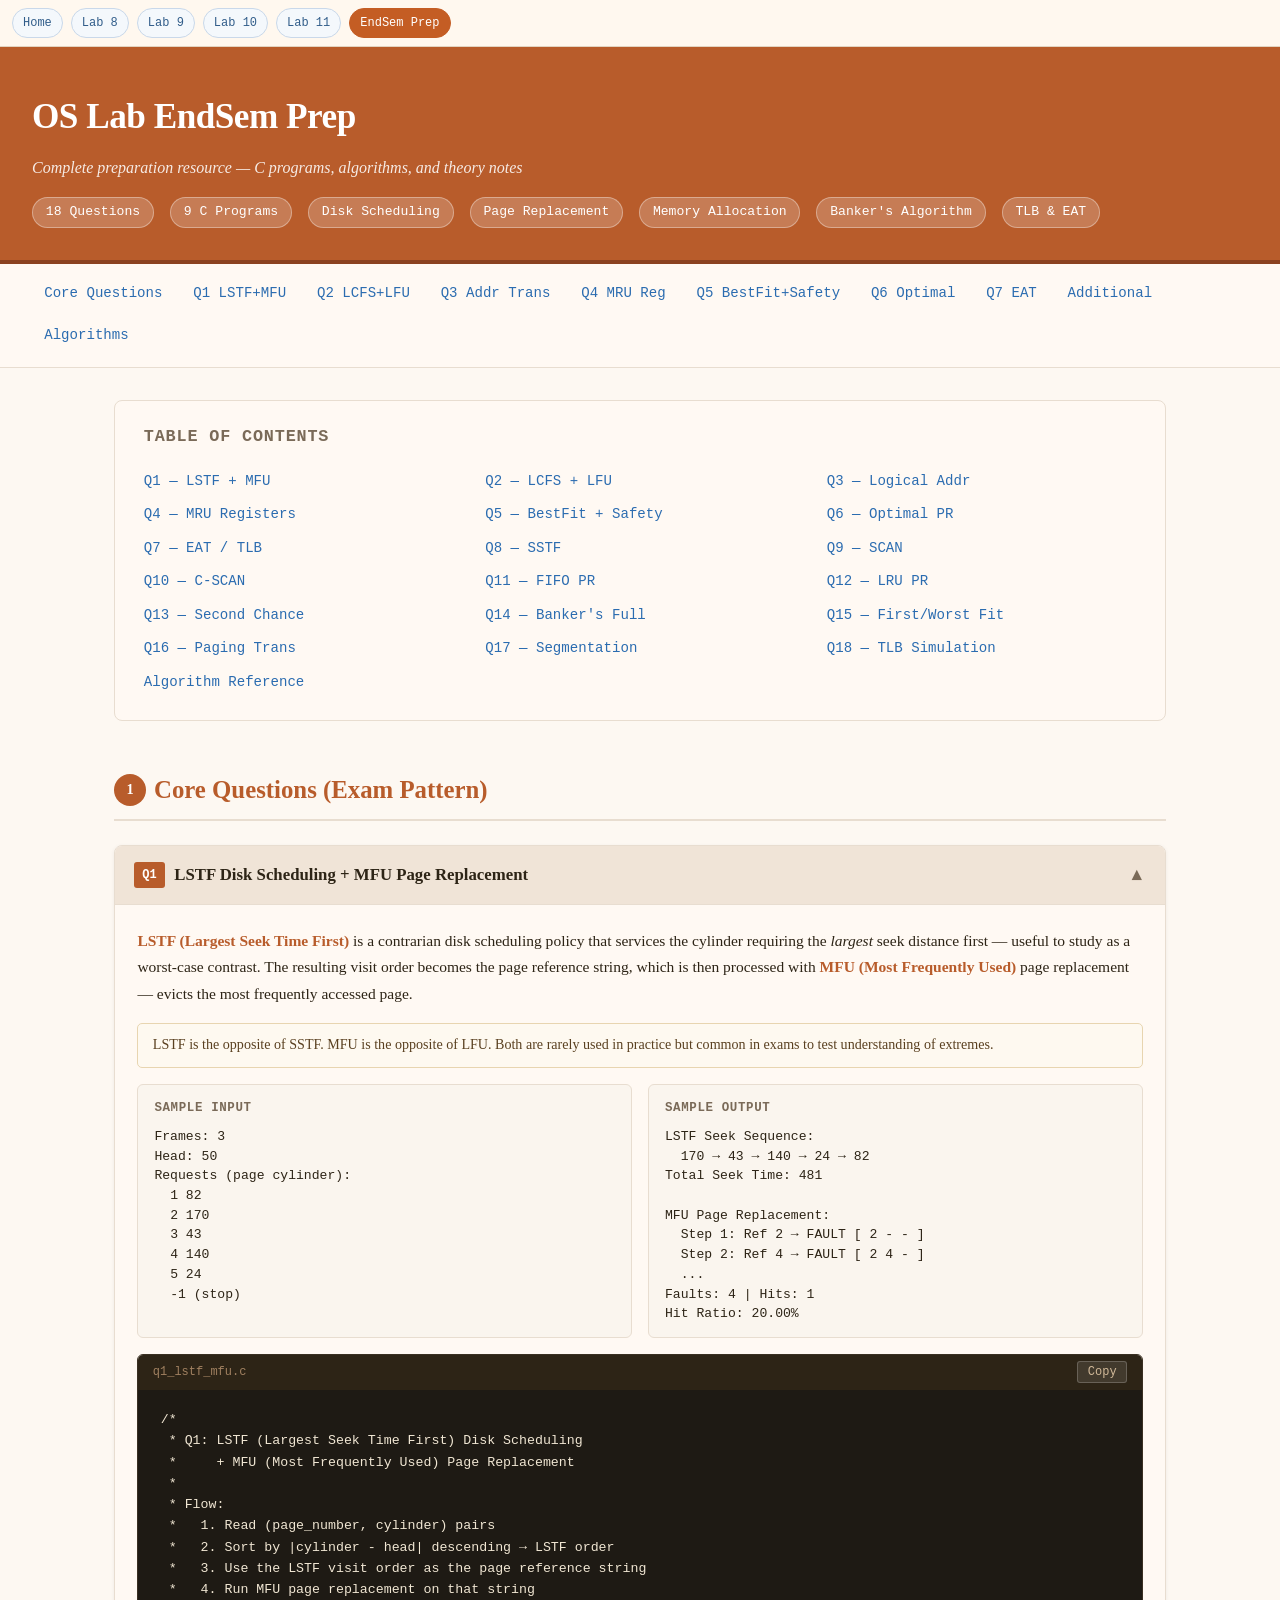
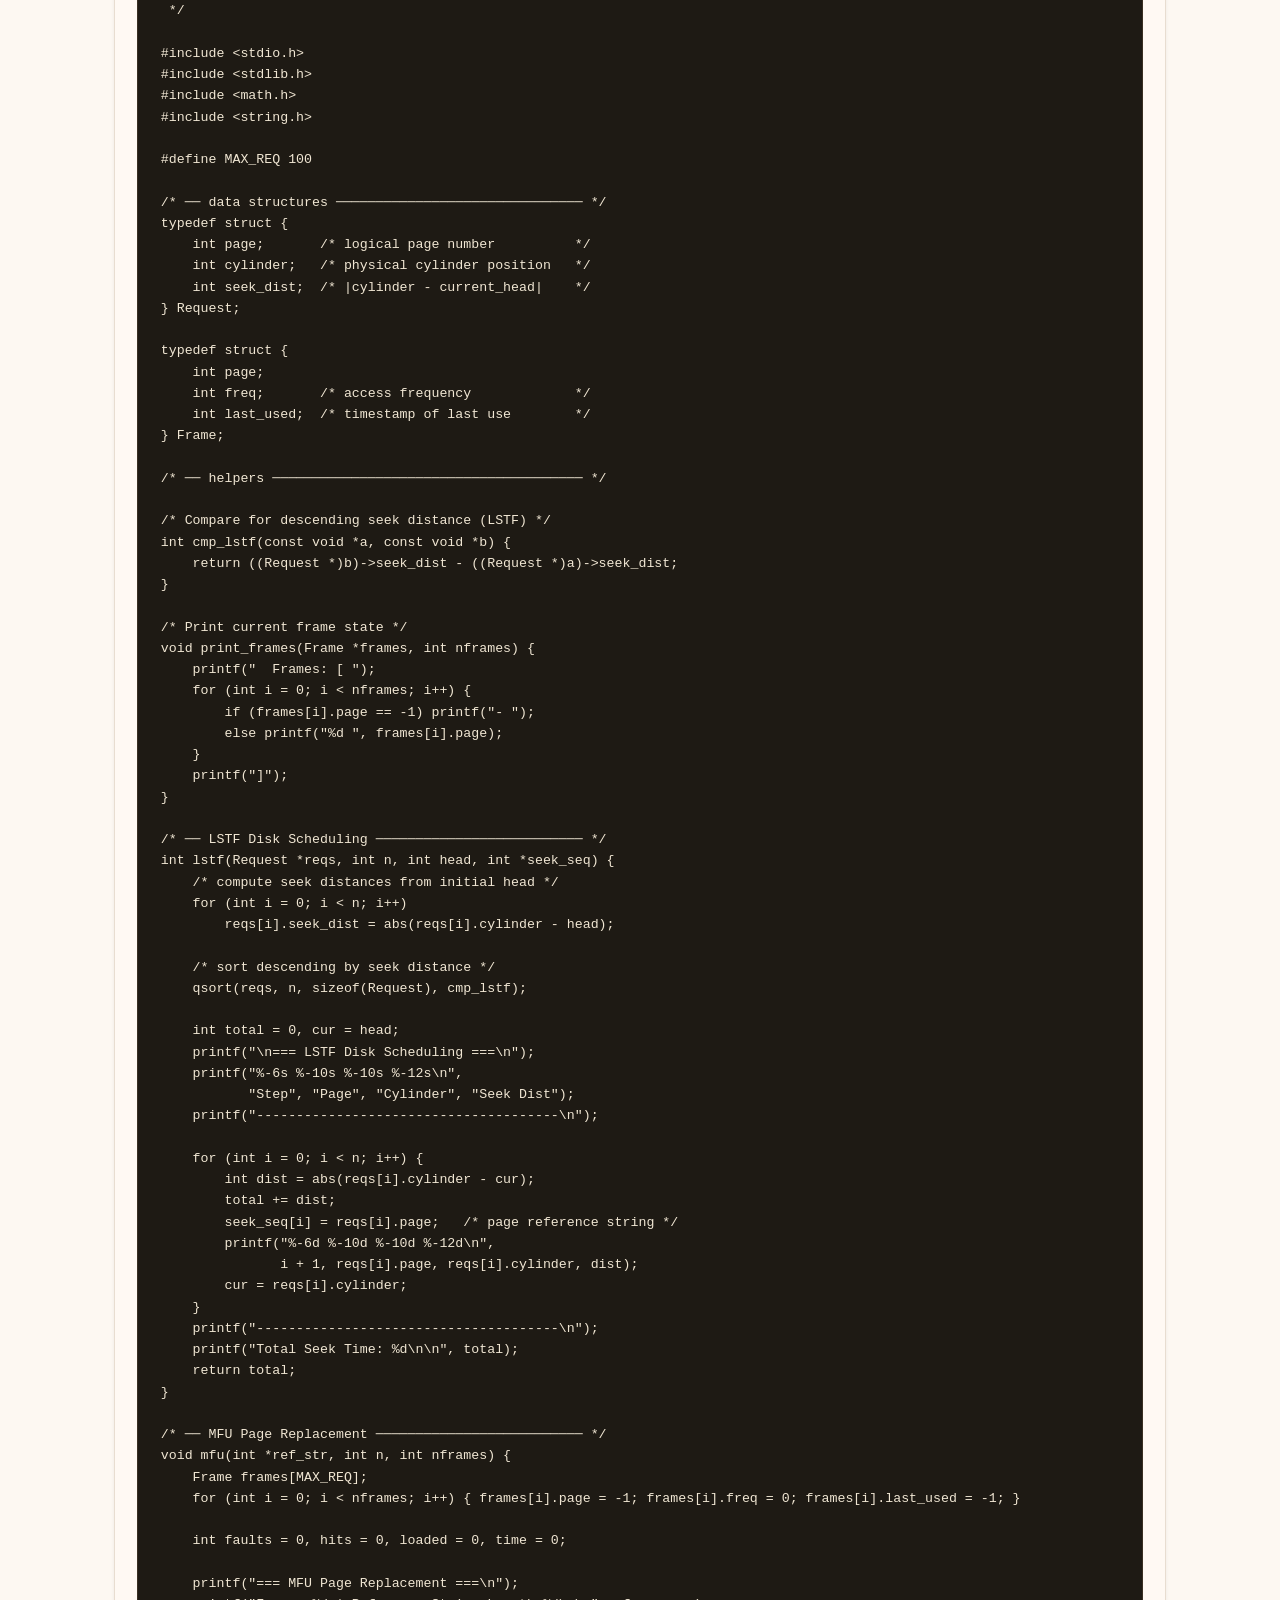
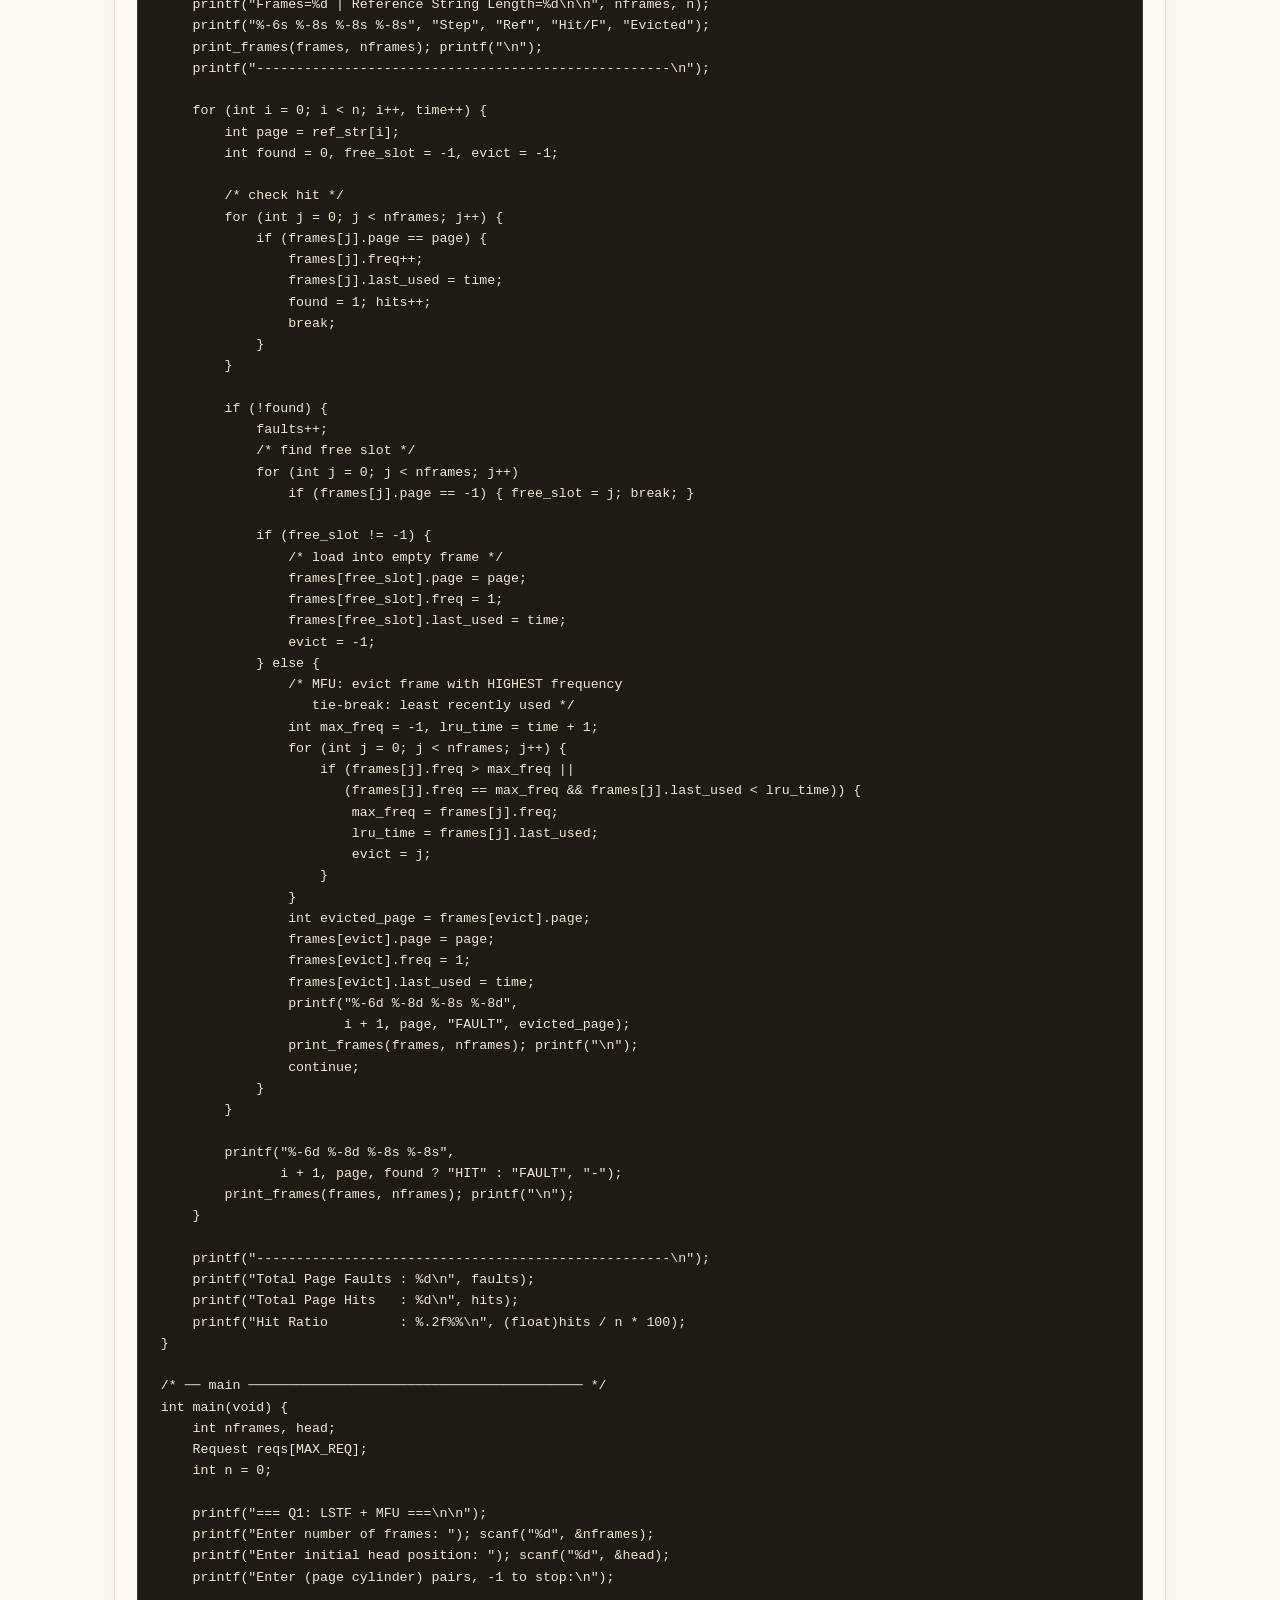
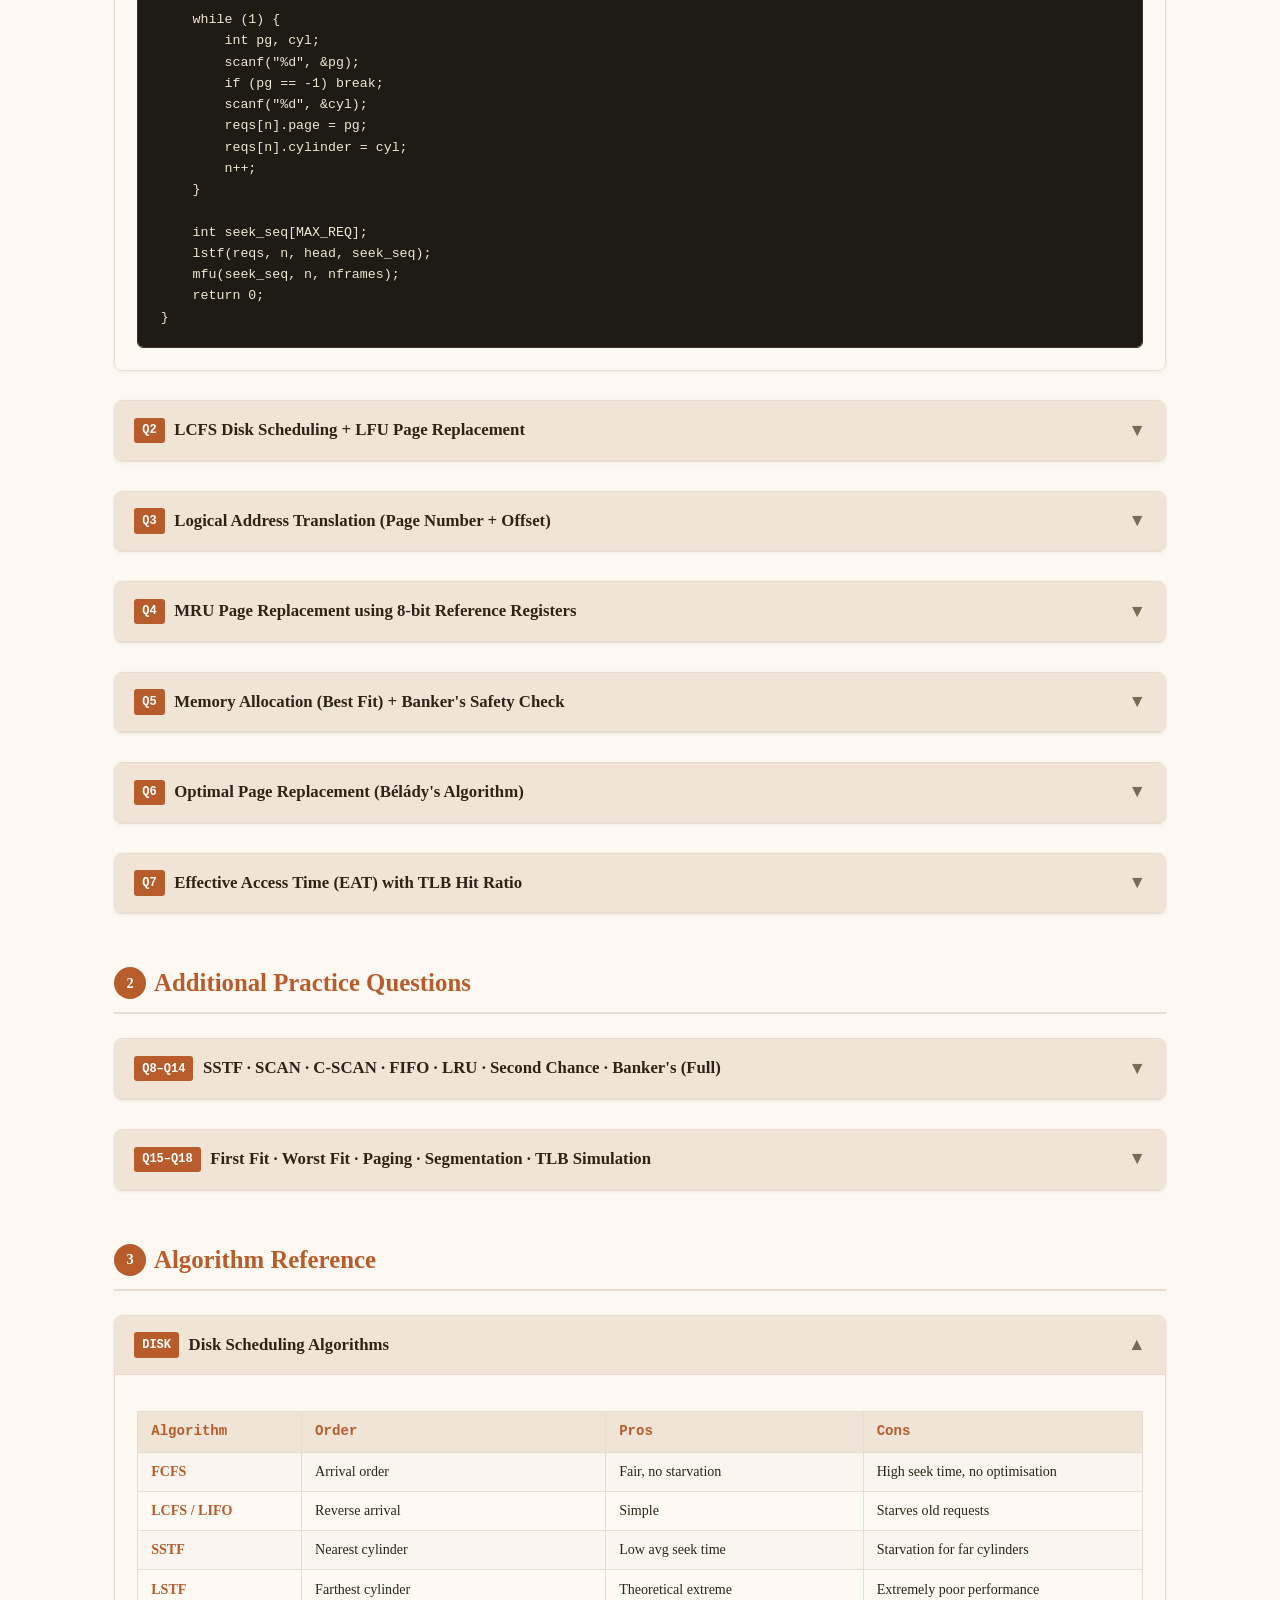
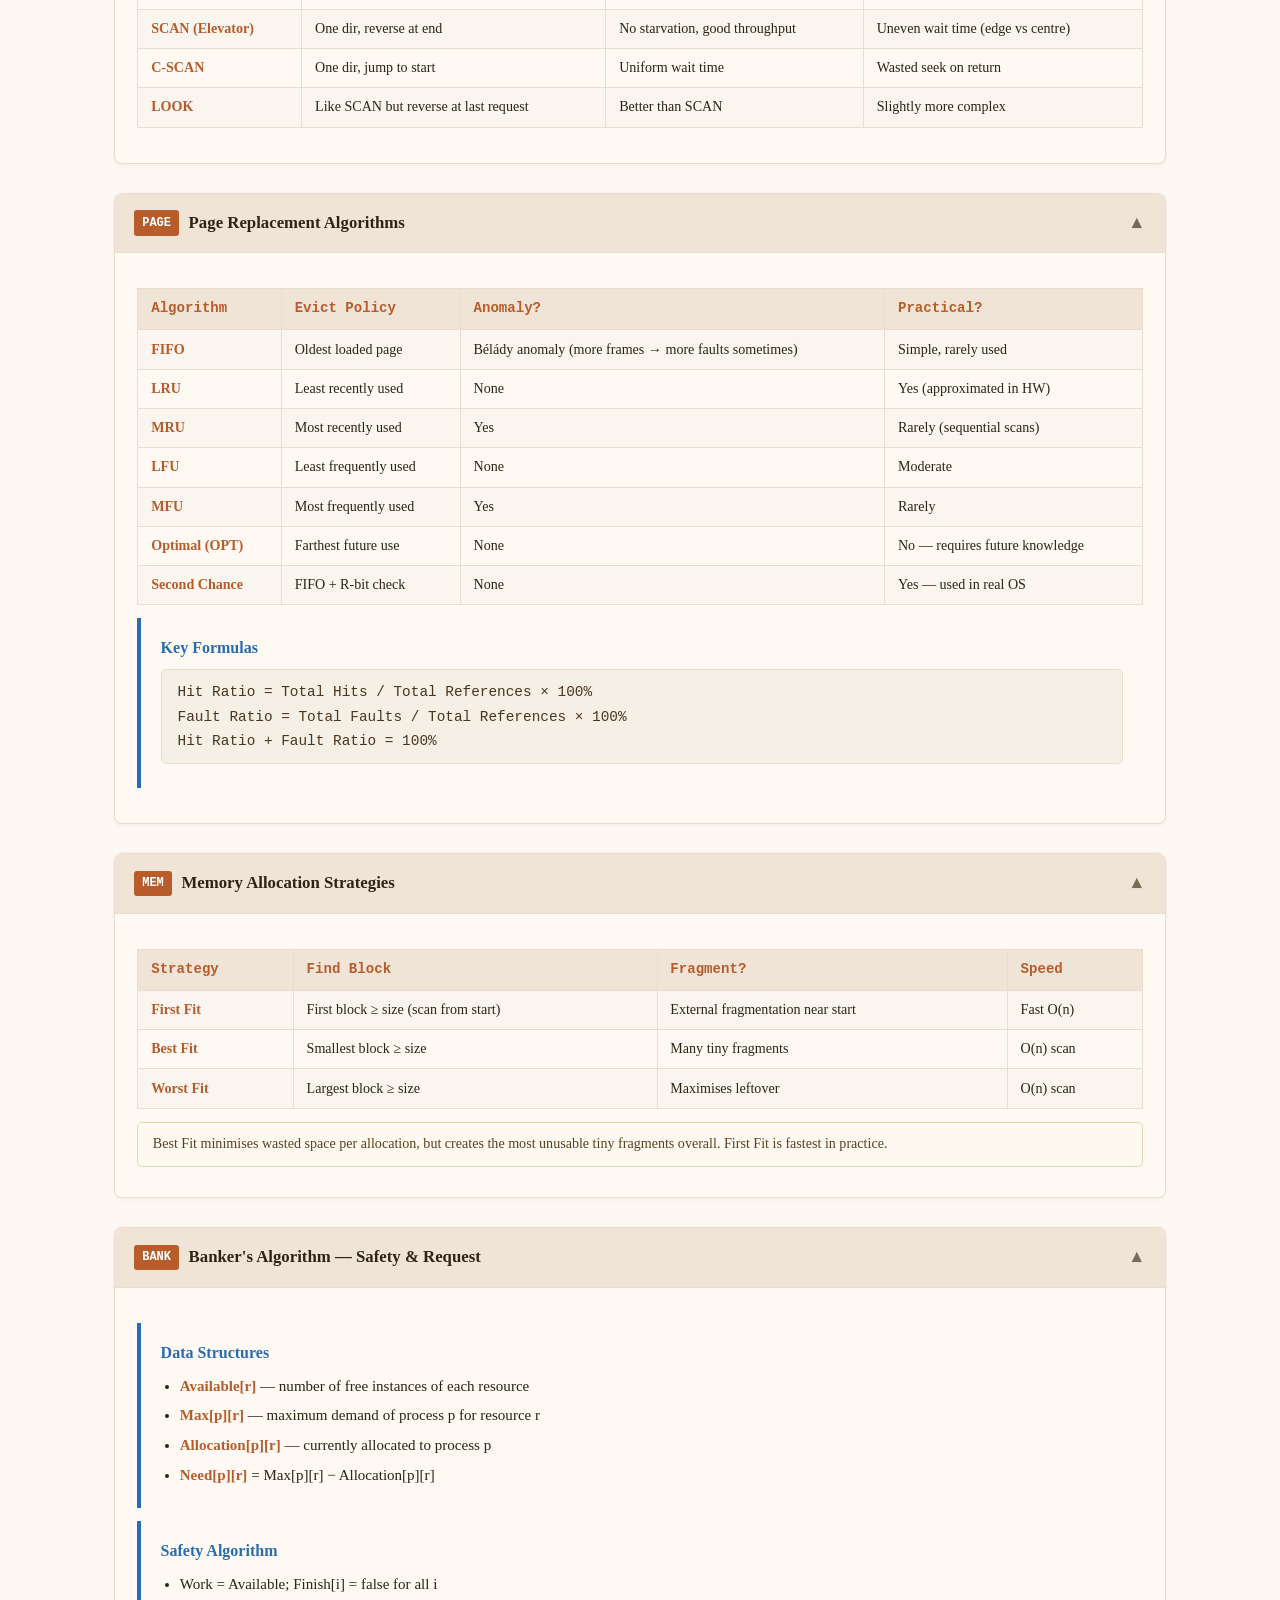
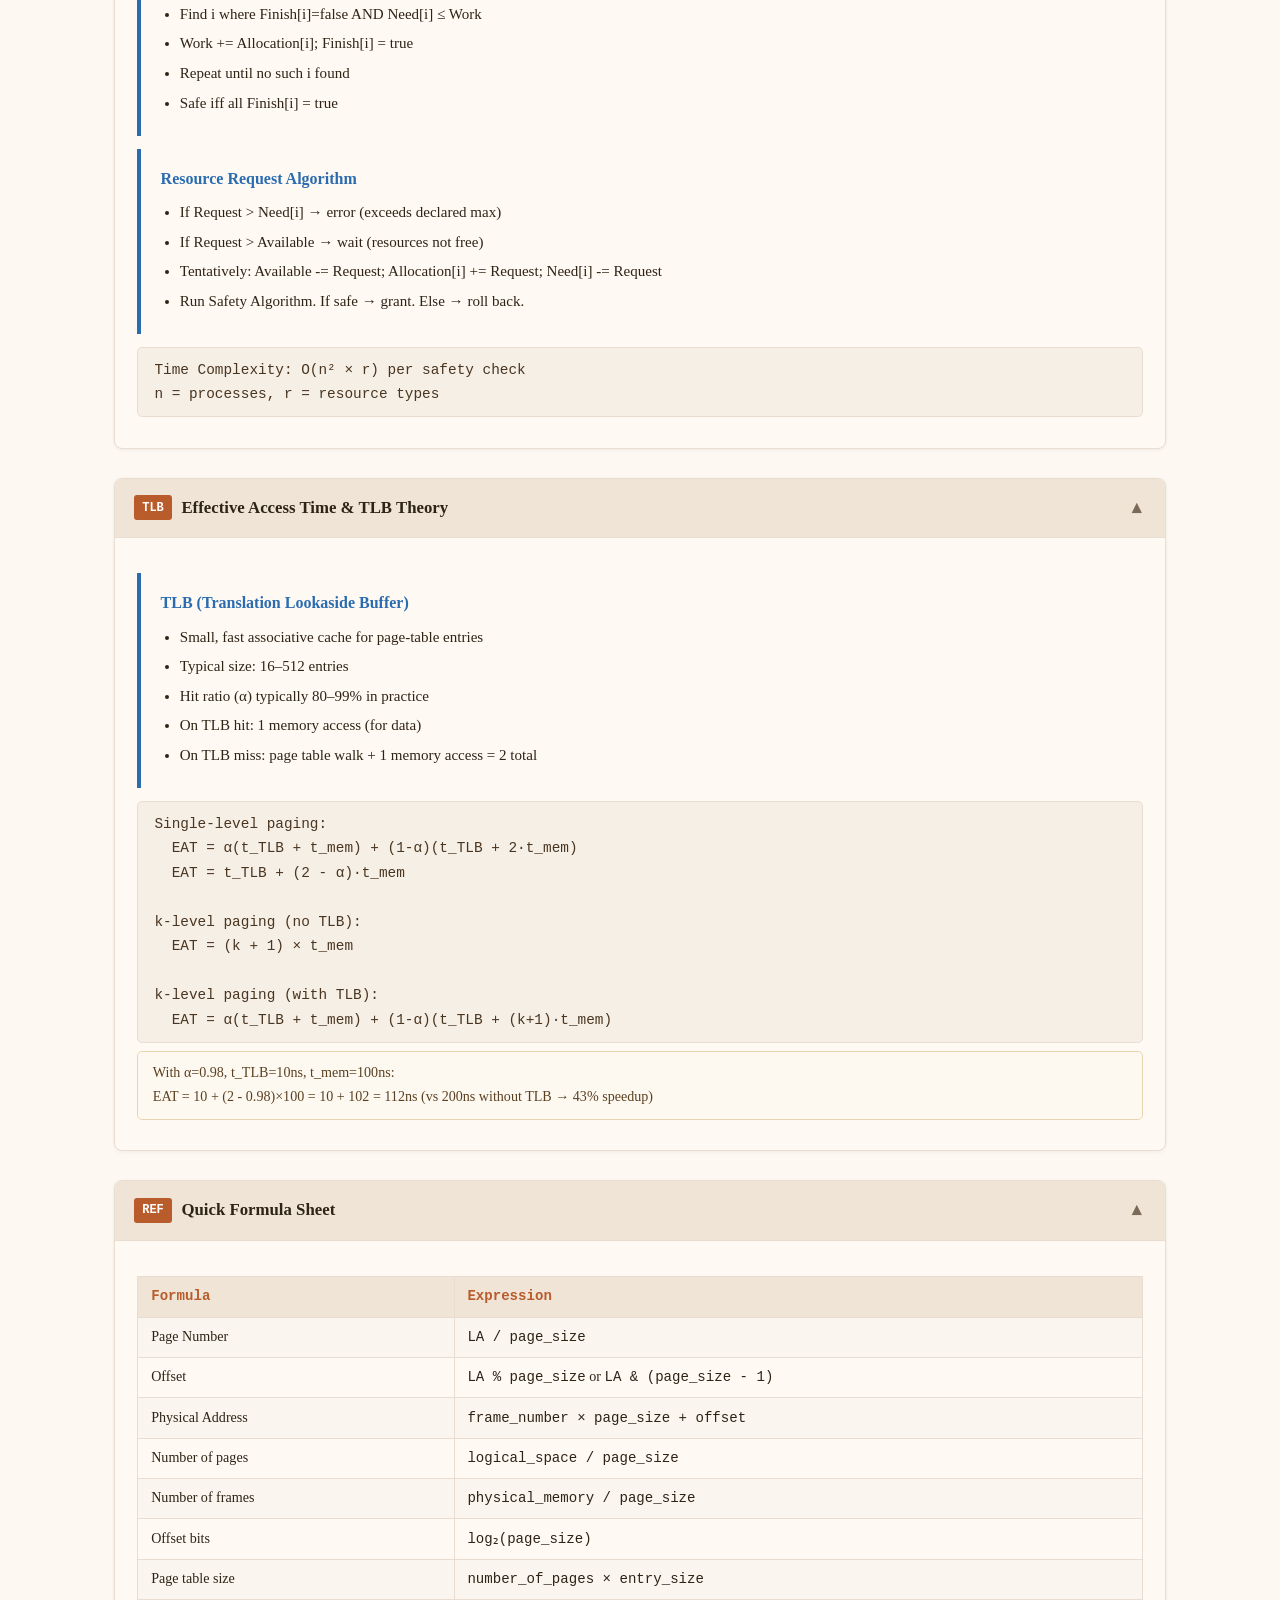
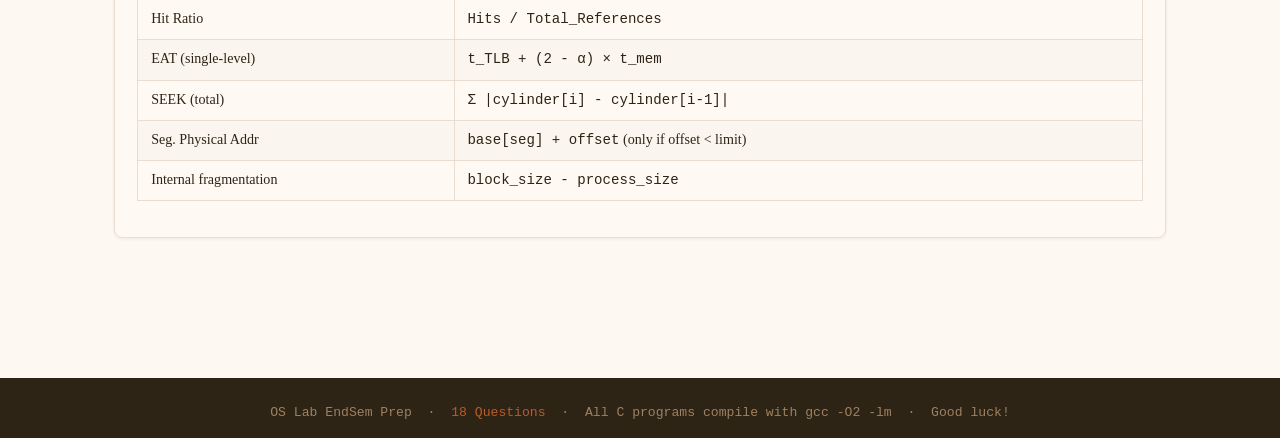
<file: os_lab_endsem_prep.html>
<!DOCTYPE html>
<html lang="en">
<head>
<meta charset="UTF-8">
<meta name="viewport" content="width=device-width, initial-scale=1.0">
<title>OS Lab EndSem Prep</title>
<link rel="stylesheet" href="common.css">
<style>
  /* ── Reset & base ── */
  *, *::before, *::after { box-sizing: border-box; margin: 0; padding: 0; }

  :root {
    --bg:       #fdf8f2;
    --surface:  #fff9f3;
    --border:   #e8ddd0;
    --accent:   #b85c2b;
    --accent2:  #2b6cb0;
    --text:     #2d2416;
    --muted:    #7a6a58;
    --code-bg:  #1e1a14;
    --code-text:#f0e6d3;
    --hit:      #2d6a35;
    --fault:    #8b1a1a;
    --tag-bg:   #f0e4d7;
    --tag-text: #6b3515;
    font-size: 16px;
  }

  body {
    background: var(--bg);
    color: var(--text);
    font-family: 'Georgia', 'Times New Roman', serif;
    line-height: 1.7;
    padding: 0;
  }

  /* ── Header ── */
  header {
    background: var(--accent);
    color: #fff;
    padding: 2.5rem 2rem 2rem;
    border-bottom: 4px solid #8b4220;
  }
  header h1 {
    font-size: 2.2rem;
    font-weight: 700;
    letter-spacing: -0.5px;
  }
  header p {
    margin-top: 0.4rem;
    font-size: 1rem;
    opacity: 0.88;
    font-style: italic;
  }
  .header-meta {
    margin-top: 1rem;
    display: flex;
    gap: 1rem;
    flex-wrap: wrap;
  }
  .badge {
    background: rgba(255,255,255,0.2);
    border: 1px solid rgba(255,255,255,0.35);
    border-radius: 20px;
    padding: 0.2rem 0.8rem;
    font-size: 0.82rem;
    font-family: 'Courier New', monospace;
  }

  /* ── Navigation ── */
  nav {
    background: var(--surface);
    border-bottom: 1px solid var(--border);
    padding: 0.8rem 2rem;
    position: sticky;
    top: 0;
    z-index: 100;
    display: flex;
    gap: 0.4rem;
    flex-wrap: wrap;
  }
  nav a {
    color: var(--accent2);
    text-decoration: none;
    font-size: 0.88rem;
    padding: 0.3rem 0.7rem;
    border-radius: 4px;
    font-family: 'Courier New', monospace;
    border: 1px solid transparent;
    transition: all 0.15s;
  }
  nav a:hover {
    background: var(--tag-bg);
    border-color: var(--border);
    color: var(--accent);
  }

  /* ── Layout ── */
  .container {
    max-width: 1100px;
    margin: 0 auto;
    padding: 2rem 1.5rem 4rem;
  }

  /* ── Section titles ── */
  .section-title {
    font-size: 1.55rem;
    font-weight: 700;
    color: var(--accent);
    border-bottom: 2px solid var(--border);
    padding-bottom: 0.5rem;
    margin: 3rem 0 1.5rem;
    display: flex;
    align-items: center;
    gap: 0.5rem;
  }
  .section-title .num {
    background: var(--accent);
    color: white;
    width: 32px; height: 32px;
    border-radius: 50%;
    display: inline-flex;
    align-items: center;
    justify-content: center;
    font-size: 0.9rem;
    flex-shrink: 0;
  }

  /* ── Question cards ── */
  .qcard {
    background: var(--surface);
    border: 1px solid var(--border);
    border-radius: 8px;
    margin-bottom: 1.8rem;
    overflow: hidden;
    box-shadow: 0 1px 4px rgba(0,0,0,0.06);
  }
  .qcard-header {
    background: var(--tag-bg);
    border-bottom: 1px solid var(--border);
    padding: 0.9rem 1.2rem;
    cursor: pointer;
    display: flex;
    align-items: center;
    justify-content: space-between;
    user-select: none;
  }
  .qcard-header:hover { background: #ecddd0; }
  .qcard-title {
    font-size: 1.05rem;
    font-weight: 700;
    color: var(--text);
    display: flex;
    align-items: center;
    gap: 0.6rem;
  }
  .qtag {
    font-family: 'Courier New', monospace;
    font-size: 0.75rem;
    background: var(--accent);
    color: white;
    padding: 0.15rem 0.5rem;
    border-radius: 3px;
  }
  .chevron {
    font-size: 1.1rem;
    transition: transform 0.25s;
    color: var(--muted);
  }
  .qcard.open .chevron { transform: rotate(180deg); }
  .qcard-body {
    display: none;
    padding: 1.4rem 1.4rem;
  }
  .qcard.open .qcard-body { display: block; }

  /* ── Description / IO blocks ── */
  .desc { margin-bottom: 1rem; font-size: 0.97rem; }
  .io-grid {
    display: grid;
    grid-template-columns: 1fr 1fr;
    gap: 1rem;
    margin: 1rem 0;
  }
  @media (max-width: 640px) { .io-grid { grid-template-columns: 1fr; } }
  .io-box {
    background: #faf5ee;
    border: 1px solid var(--border);
    border-radius: 6px;
    padding: 0.8rem 1rem;
  }
  .io-box h4 {
    font-size: 0.78rem;
    font-family: 'Courier New', monospace;
    text-transform: uppercase;
    color: var(--muted);
    margin-bottom: 0.5rem;
    letter-spacing: 0.05em;
  }
  .io-box pre {
    font-size: 0.82rem;
    white-space: pre-wrap;
    word-break: break-word;
    color: var(--text);
    background: none;
    border: none;
    padding: 0;
    margin: 0;
    font-family: 'Courier New', monospace;
    line-height: 1.5;
  }

  /* ── Code blocks ── */
  .code-wrap {
    margin-top: 1rem;
    border-radius: 6px;
    overflow: hidden;
    border: 1px solid #3a3022;
  }
  .code-toolbar {
    background: #2d2416;
    display: flex;
    align-items: center;
    justify-content: space-between;
    padding: 0.4rem 0.9rem;
  }
  .code-toolbar span {
    font-size: 0.75rem;
    color: #a08060;
    font-family: 'Courier New', monospace;
  }
  .copy-btn {
    background: rgba(255,255,255,0.1);
    border: 1px solid rgba(255,255,255,0.2);
    color: #d0b898;
    font-size: 0.75rem;
    padding: 0.2rem 0.6rem;
    border-radius: 3px;
    cursor: pointer;
    font-family: 'Courier New', monospace;
    transition: background 0.15s;
  }
  .copy-btn:hover { background: rgba(255,255,255,0.2); }
  pre.code {
    background: var(--code-bg);
    color: var(--code-text);
    padding: 1.2rem 1.4rem;
    overflow-x: auto;
    font-family: 'Courier New', 'Consolas', 'Lucida Console', monospace;
    font-size: 0.83rem;
    line-height: 1.6;
    margin: 0;
    tab-size: 4;
  }

  /* ── Algorithm explanation boxes ── */
  .algo-box {
    background: var(--surface);
    border-left: 4px solid var(--accent2);
    border-radius: 0 6px 6px 0;
    padding: 1rem 1.2rem;
    margin: 0.8rem 0;
    font-size: 0.94rem;
  }
  .algo-box h3 {
    font-size: 1rem;
    color: var(--accent2);
    margin-bottom: 0.5rem;
  }
  .algo-box ul {
    margin: 0.3rem 0 0 1.2rem;
  }
  .algo-box li { margin-bottom: 0.25rem; }
  .formula {
    background: #f5efe6;
    border: 1px solid var(--border);
    border-radius: 5px;
    padding: 0.6rem 1rem;
    font-family: 'Courier New', monospace;
    font-size: 0.9rem;
    margin: 0.5rem 0;
    color: #4a3520;
  }

  /* ── Table of Contents ── */
  .toc {
    background: var(--surface);
    border: 1px solid var(--border);
    border-radius: 8px;
    padding: 1.4rem 1.8rem;
    margin-bottom: 2.5rem;
  }
  .toc h2 {
    font-size: 1.05rem;
    color: var(--muted);
    margin-bottom: 1rem;
    font-family: 'Courier New', monospace;
    text-transform: uppercase;
    letter-spacing: 0.05em;
  }
  .toc-cols {
    display: grid;
    grid-template-columns: 1fr 1fr 1fr;
    gap: 0.3rem 2rem;
  }
  @media (max-width: 700px) { .toc-cols { grid-template-columns: 1fr 1fr; } }
  .toc a {
    color: var(--accent2);
    text-decoration: none;
    font-size: 0.88rem;
    font-family: 'Courier New', monospace;
    display: block;
    padding: 0.15rem 0;
  }
  .toc a:hover { color: var(--accent); text-decoration: underline; }

  /* ── Comparison table ── */
  table.cmp {
    width: 100%;
    border-collapse: collapse;
    font-size: 0.88rem;
    margin: 0.8rem 0;
  }
  table.cmp th {
    background: var(--tag-bg);
    color: var(--accent);
    padding: 0.5rem 0.8rem;
    text-align: left;
    border: 1px solid var(--border);
    font-family: 'Courier New', monospace;
  }
  table.cmp td {
    padding: 0.45rem 0.8rem;
    border: 1px solid var(--border);
    vertical-align: top;
  }
  table.cmp tr:nth-child(even) { background: #faf5ee; }

  /* ── Footer ── */
  footer {
    background: #2d2416;
    color: #a08060;
    text-align: center;
    padding: 1.5rem;
    font-family: 'Courier New', monospace;
    font-size: 0.82rem;
    margin-top: 3rem;
  }
  footer span { color: var(--accent); }

  /* ── Utility ── */
  .hit  { color: var(--hit);   font-weight: bold; }
  .fault{ color: var(--fault); font-weight: bold; }
  strong { color: var(--accent); }
  .note {
    background: #fef9f0;
    border: 1px solid #e8d5b0;
    border-radius: 5px;
    padding: 0.6rem 0.9rem;
    font-size: 0.88rem;
    color: #5a4020;
    margin: 0.5rem 0;
  }
  .note::before { content: " "; }
</style>
</head>
<body>

<div class="global-links">
  <a href="index.html">Home</a>
  <a href="lab8_work.html">Lab 8</a>
  <a href="lab9_work.html">Lab 9</a>
  <a href="lab10_page_replacement_enhanced.html">Lab 10</a>
  <a href="lab11_disk_scheduling.html">Lab 11</a>
  <a href="os_lab_endsem_prep.html" class="active">EndSem Prep</a>
</div>

<header>
  <h1> OS Lab EndSem Prep</h1>
  <p>Complete preparation resource — C programs, algorithms, and theory notes</p>
  <div class="header-meta">
    <span class="badge">18 Questions</span>
    <span class="badge">9 C Programs</span>
    <span class="badge">Disk Scheduling</span>
    <span class="badge">Page Replacement</span>
    <span class="badge">Memory Allocation</span>
    <span class="badge">Banker's Algorithm</span>
    <span class="badge">TLB &amp; EAT</span>
  </div>
</header>

<nav>
  <a href="#core">Core Questions</a>
  <a href="#q1">Q1 LSTF+MFU</a>
  <a href="#q2">Q2 LCFS+LFU</a>
  <a href="#q3">Q3 Addr Trans</a>
  <a href="#q4">Q4 MRU Reg</a>
  <a href="#q5">Q5 BestFit+Safety</a>
  <a href="#q6">Q6 Optimal</a>
  <a href="#q7">Q7 EAT</a>
  <a href="#additional">Additional</a>
  <a href="#algos">Algorithms</a>
</nav>

<div class="container">

<!-- ── TOC ── -->
<div class="toc">
  <h2>Table of Contents</h2>
  <div class="toc-cols">
    <a href="#q1">Q1 — LSTF + MFU</a>
    <a href="#q2">Q2 — LCFS + LFU</a>
    <a href="#q3">Q3 — Logical Addr</a>
    <a href="#q4">Q4 — MRU Registers</a>
    <a href="#q5">Q5 — BestFit + Safety</a>
    <a href="#q6">Q6 — Optimal PR</a>
    <a href="#q7">Q7 — EAT / TLB</a>
    <a href="#q8">Q8 — SSTF</a>
    <a href="#q9">Q9 — SCAN</a>
    <a href="#q10">Q10 — C-SCAN</a>
    <a href="#q11">Q11 — FIFO PR</a>
    <a href="#q12">Q12 — LRU PR</a>
    <a href="#q13">Q13 — Second Chance</a>
    <a href="#q14">Q14 — Banker's Full</a>
    <a href="#q15">Q15 — First/Worst Fit</a>
    <a href="#q16">Q16 — Paging Trans</a>
    <a href="#q17">Q17 — Segmentation</a>
    <a href="#q18">Q18 — TLB Simulation</a>
    <a href="#algos">Algorithm Reference</a>
  </div>
</div>

<!-- ════════════════════════════════════════
     PART 1 — CORE QUESTIONS
═════════════════════════════════════════ -->
<h2 class="section-title" id="core">
  <span class="num">1</span> Core Questions (Exam Pattern)
</h2>

<!-- Q1 -->
<div class="qcard open" id="q1">
  <div class="qcard-header" onclick="toggle(this)">
    <div class="qcard-title">
      <span class="qtag">Q1</span>
      LSTF Disk Scheduling + MFU Page Replacement
    </div>
    <span class="chevron">▼</span>
  </div>
  <div class="qcard-body">
    <div class="desc">
      <strong>LSTF (Largest Seek Time First)</strong> is a contrarian disk scheduling policy that
      services the cylinder requiring the <em>largest</em> seek distance first — useful to study as a worst-case contrast.
      The resulting visit order becomes the page reference string, which is then processed with
      <strong>MFU (Most Frequently Used)</strong> page replacement — evicts the most frequently accessed page.
    </div>
    <div class="note">LSTF is the opposite of SSTF. MFU is the opposite of LFU. Both are rarely used in practice but common in exams to test understanding of extremes.</div>
    <div class="io-grid">
      <div class="io-box">
        <h4>Sample Input</h4>
        <pre>Frames: 3
Head: 50
Requests (page cylinder):
  1 82
  2 170
  3 43
  4 140
  5 24
  -1 (stop)</pre>
      </div>
      <div class="io-box">
        <h4>Sample Output</h4>
        <pre>LSTF Seek Sequence:
  170 → 43 → 140 → 24 → 82
Total Seek Time: 481

MFU Page Replacement:
  Step 1: Ref 2 → FAULT [ 2 - - ]
  Step 2: Ref 4 → FAULT [ 2 4 - ]
  ...
Faults: 4 | Hits: 1
Hit Ratio: 20.00%</pre>
      </div>
    </div>
    <div class="code-wrap">
      <div class="code-toolbar">
        <span>q1_lstf_mfu.c</span>
        <button class="copy-btn" onclick="copyCode(this)">Copy</button>
      </div>
      <pre class="code">/*
 * Q1: LSTF (Largest Seek Time First) Disk Scheduling
 *     + MFU (Most Frequently Used) Page Replacement
 *
 * Flow:
 *   1. Read (page_number, cylinder) pairs
 *   2. Sort by |cylinder - head| descending → LSTF order
 *   3. Use the LSTF visit order as the page reference string
 *   4. Run MFU page replacement on that string
 */

#include &lt;stdio.h&gt;
#include &lt;stdlib.h&gt;
#include &lt;math.h&gt;
#include &lt;string.h&gt;

#define MAX_REQ 100

/* ── data structures ─────────────────────────────── */
typedef struct {
    int page;       /* logical page number          */
    int cylinder;   /* physical cylinder position   */
    int seek_dist;  /* |cylinder - current_head|    */
} Request;

typedef struct {
    int page;
    int freq;       /* access frequency             */
    int last_used;  /* timestamp of last use        */
} Frame;

/* ── helpers ─────────────────────────────────────── */

/* Compare for descending seek distance (LSTF) */
int cmp_lstf(const void *a, const void *b) {
    return ((Request *)b)-&gt;seek_dist - ((Request *)a)-&gt;seek_dist;
}

/* Print current frame state */
void print_frames(Frame *frames, int nframes) {
    printf(&quot;  Frames: [ &quot;);
    for (int i = 0; i &lt; nframes; i++) {
        if (frames[i].page == -1) printf(&quot;- &quot;);
        else printf(&quot;%d &quot;, frames[i].page);
    }
    printf(&quot;]&quot;);
}

/* ── LSTF Disk Scheduling ────────────────────────── */
int lstf(Request *reqs, int n, int head, int *seek_seq) {
    /* compute seek distances from initial head */
    for (int i = 0; i &lt; n; i++)
        reqs[i].seek_dist = abs(reqs[i].cylinder - head);

    /* sort descending by seek distance */
    qsort(reqs, n, sizeof(Request), cmp_lstf);

    int total = 0, cur = head;
    printf(&quot;\n=== LSTF Disk Scheduling ===\n&quot;);
    printf(&quot;%-6s %-10s %-10s %-12s\n&quot;,
           &quot;Step&quot;, &quot;Page&quot;, &quot;Cylinder&quot;, &quot;Seek Dist&quot;);
    printf(&quot;--------------------------------------\n&quot;);

    for (int i = 0; i &lt; n; i++) {
        int dist = abs(reqs[i].cylinder - cur);
        total += dist;
        seek_seq[i] = reqs[i].page;   /* page reference string */
        printf(&quot;%-6d %-10d %-10d %-12d\n&quot;,
               i + 1, reqs[i].page, reqs[i].cylinder, dist);
        cur = reqs[i].cylinder;
    }
    printf(&quot;--------------------------------------\n&quot;);
    printf(&quot;Total Seek Time: %d\n\n&quot;, total);
    return total;
}

/* ── MFU Page Replacement ────────────────────────── */
void mfu(int *ref_str, int n, int nframes) {
    Frame frames[MAX_REQ];
    for (int i = 0; i &lt; nframes; i++) { frames[i].page = -1; frames[i].freq = 0; frames[i].last_used = -1; }

    int faults = 0, hits = 0, loaded = 0, time = 0;

    printf(&quot;=== MFU Page Replacement ===\n&quot;);
    printf(&quot;Frames=%d | Reference String Length=%d\n\n&quot;, nframes, n);
    printf(&quot;%-6s %-8s %-8s %-8s&quot;, &quot;Step&quot;, &quot;Ref&quot;, &quot;Hit/F&quot;, &quot;Evicted&quot;);
    print_frames(frames, nframes); printf(&quot;\n&quot;);
    printf(&quot;----------------------------------------------------\n&quot;);

    for (int i = 0; i &lt; n; i++, time++) {
        int page = ref_str[i];
        int found = 0, free_slot = -1, evict = -1;

        /* check hit */
        for (int j = 0; j &lt; nframes; j++) {
            if (frames[j].page == page) {
                frames[j].freq++;
                frames[j].last_used = time;
                found = 1; hits++;
                break;
            }
        }

        if (!found) {
            faults++;
            /* find free slot */
            for (int j = 0; j &lt; nframes; j++)
                if (frames[j].page == -1) { free_slot = j; break; }

            if (free_slot != -1) {
                /* load into empty frame */
                frames[free_slot].page = page;
                frames[free_slot].freq = 1;
                frames[free_slot].last_used = time;
                evict = -1;
            } else {
                /* MFU: evict frame with HIGHEST frequency
                   tie-break: least recently used */
                int max_freq = -1, lru_time = time + 1;
                for (int j = 0; j &lt; nframes; j++) {
                    if (frames[j].freq &gt; max_freq ||
                       (frames[j].freq == max_freq &amp;&amp; frames[j].last_used &lt; lru_time)) {
                        max_freq = frames[j].freq;
                        lru_time = frames[j].last_used;
                        evict = j;
                    }
                }
                int evicted_page = frames[evict].page;
                frames[evict].page = page;
                frames[evict].freq = 1;
                frames[evict].last_used = time;
                printf(&quot;%-6d %-8d %-8s %-8d&quot;,
                       i + 1, page, &quot;FAULT&quot;, evicted_page);
                print_frames(frames, nframes); printf(&quot;\n&quot;);
                continue;
            }
        }

        printf(&quot;%-6d %-8d %-8s %-8s&quot;,
               i + 1, page, found ? &quot;HIT&quot; : &quot;FAULT&quot;, &quot;-&quot;);
        print_frames(frames, nframes); printf(&quot;\n&quot;);
    }

    printf(&quot;----------------------------------------------------\n&quot;);
    printf(&quot;Total Page Faults : %d\n&quot;, faults);
    printf(&quot;Total Page Hits   : %d\n&quot;, hits);
    printf(&quot;Hit Ratio         : %.2f%%\n&quot;, (float)hits / n * 100);
}

/* ── main ────────────────────────────────────────── */
int main(void) {
    int nframes, head;
    Request reqs[MAX_REQ];
    int n = 0;

    printf(&quot;=== Q1: LSTF + MFU ===\n\n&quot;);
    printf(&quot;Enter number of frames: &quot;); scanf(&quot;%d&quot;, &amp;nframes);
    printf(&quot;Enter initial head position: &quot;); scanf(&quot;%d&quot;, &amp;head);
    printf(&quot;Enter (page cylinder) pairs, -1 to stop:\n&quot;);

    while (1) {
        int pg, cyl;
        scanf(&quot;%d&quot;, &amp;pg);
        if (pg == -1) break;
        scanf(&quot;%d&quot;, &amp;cyl);
        reqs[n].page = pg;
        reqs[n].cylinder = cyl;
        n++;
    }

    int seek_seq[MAX_REQ];
    lstf(reqs, n, head, seek_seq);
    mfu(seek_seq, n, nframes);
    return 0;
}
</pre>
    </div>
  </div>
</div>

<!-- Q2 -->
<div class="qcard" id="q2">
  <div class="qcard-header" onclick="toggle(this)">
    <div class="qcard-title">
      <span class="qtag">Q2</span>
      LCFS Disk Scheduling + LFU Page Replacement
    </div>
    <span class="chevron">▼</span>
  </div>
  <div class="qcard-body">
    <div class="desc">
      <strong>LCFS (Last Come First Serve)</strong> processes disk requests in reverse arrival order
      — like a stack (LIFO). <strong>LFU (Least Frequently Used)</strong> page replacement evicts the
      page with the lowest access frequency; ties broken by LRU time.
    </div>
    <div class="note">LCFS is also called "LIFO Disk Scheduling". The most recently arrived request is serviced first — it can starve older requests.</div>
    <div class="io-grid">
      <div class="io-box">
        <h4>Sample Input</h4>
        <pre>Frames: 3
Head: 100
Requests (page cylinder):
  1 50
  2 30
  3 90
  4 150
  5 10
  -1</pre>
      </div>
      <div class="io-box">
        <h4>Sample Output</h4>
        <pre>LCFS (reverse arrival):
  10 → 150 → 90 → 30 → 50
Total Seek Time: 420

LFU Simulation:
  Each fault → load page
  Evict lowest freq on fault
  Hit updates frequency</pre>
      </div>
    </div>
    <div class="code-wrap">
      <div class="code-toolbar">
        <span>q2_lcfs_lfu.c</span>
        <button class="copy-btn" onclick="copyCode(this)">Copy</button>
      </div>
      <pre class="code">/*
 * Q2: LCFS (Last Come First Serve) Disk Scheduling
 *     + LFU (Least Frequently Used) Page Replacement
 *
 * LCFS = process requests in REVERSE arrival order
 *        (stack / LIFO discipline)
 */

#include &lt;stdio.h&gt;
#include &lt;stdlib.h&gt;
#include &lt;math.h&gt;

#define MAX_REQ 100

/* ── data structures ─────────────────────────────── */
typedef struct {
    int page;
    int cylinder;
} Request;

typedef struct {
    int page;
    int freq;
    int last_used;
} Frame;

/* ── LCFS Disk Scheduling ────────────────────────── */
int lcfs(Request *reqs, int n, int head, int *seek_seq) {
    int total = 0, cur = head;

    printf(&quot;\n=== LCFS Disk Scheduling ===\n&quot;);
    printf(&quot;Arrival order reversed (LIFO / stack)\n\n&quot;);
    printf(&quot;%-6s %-10s %-10s %-12s\n&quot;,
           &quot;Step&quot;, &quot;Page&quot;, &quot;Cylinder&quot;, &quot;Seek Dist&quot;);
    printf(&quot;--------------------------------------\n&quot;);

    /* process in reverse arrival order */
    for (int i = n - 1; i &gt;= 0; i--) {
        int dist = abs(reqs[i].cylinder - cur);
        total += dist;
        seek_seq[n - 1 - i] = reqs[i].page;
        printf(&quot;%-6d %-10d %-10d %-12d\n&quot;,
               n - i, reqs[i].page, reqs[i].cylinder, dist);
        cur = reqs[i].cylinder;
    }
    printf(&quot;--------------------------------------\n&quot;);
    printf(&quot;Total Seek Time: %d\n\n&quot;, total);
    return total;
}

/* ── LFU Page Replacement ────────────────────────── */
void print_frames_lfu(Frame *frames, int nf) {
    printf(&quot;  [ &quot;);
    for (int i = 0; i &lt; nf; i++) {
        if (frames[i].page == -1) printf(&quot;- &quot;);
        else printf(&quot;%d(f%d) &quot;, frames[i].page, frames[i].freq);
    }
    printf(&quot;]&quot;);
}

void lfu(int *ref_str, int n, int nframes) {
    Frame frames[MAX_REQ];
    for (int i = 0; i &lt; nframes; i++) {
        frames[i].page = -1; frames[i].freq = 0; frames[i].last_used = -1;
    }

    int faults = 0, hits = 0, time = 0;

    printf(&quot;=== LFU Page Replacement ===\n&quot;);
    printf(&quot;Frames=%d  (format: page(freq))\n\n&quot;, nframes);
    printf(&quot;%-6s %-6s %-8s %-8s  Frames\n&quot;, &quot;Step&quot;, &quot;Ref&quot;, &quot;Hit/F&quot;, &quot;Evicted&quot;);
    printf(&quot;----------------------------------------------------\n&quot;);

    for (int i = 0; i &lt; n; i++, time++) {
        int page = ref_str[i];
        int found = 0, free_slot = -1, evict = -1;

        for (int j = 0; j &lt; nframes; j++) {
            if (frames[j].page == page) {
                frames[j].freq++;
                frames[j].last_used = time;
                found = 1; hits++;
                break;
            }
        }

        if (!found) {
            faults++;
            for (int j = 0; j &lt; nframes; j++)
                if (frames[j].page == -1) { free_slot = j; break; }

            if (free_slot != -1) {
                frames[free_slot].page = page;
                frames[free_slot].freq = 1;
                frames[free_slot].last_used = time;
                printf(&quot;%-6d %-6d %-8s %-8s&quot;, i+1, page, &quot;FAULT&quot;, &quot;-&quot;);
            } else {
                /* LFU: evict page with LOWEST frequency; tie → LRU */
                int min_freq = 1&lt;&lt;30, lru_t = time+1;
                for (int j = 0; j &lt; nframes; j++) {
                    if (frames[j].freq &lt; min_freq ||
                       (frames[j].freq == min_freq &amp;&amp; frames[j].last_used &lt; lru_t)) {
                        min_freq = frames[j].freq;
                        lru_t    = frames[j].last_used;
                        evict    = j;
                    }
                }
                int ep = frames[evict].page;
                frames[evict].page = page;
                frames[evict].freq = 1;
                frames[evict].last_used = time;
                printf(&quot;%-6d %-6d %-8s %-8d&quot;, i+1, page, &quot;FAULT&quot;, ep);
            }
        } else {
            printf(&quot;%-6d %-6d %-8s %-8s&quot;, i+1, page, &quot;HIT&quot;, &quot;-&quot;);
        }
        print_frames_lfu(frames, nframes); printf(&quot;\n&quot;);
    }

    printf(&quot;----------------------------------------------------\n&quot;);
    printf(&quot;Faults: %d | Hits: %d | Hit Ratio: %.2f%%\n&quot;,
           faults, hits, (float)hits/n*100);
}

/* ── main ────────────────────────────────────────── */
int main(void) {
    int nframes, head;
    Request reqs[MAX_REQ];
    int n = 0;

    printf(&quot;=== Q2: LCFS + LFU ===\n\n&quot;);
    printf(&quot;Enter number of frames: &quot;); scanf(&quot;%d&quot;, &amp;nframes);
    printf(&quot;Enter initial head position: &quot;); scanf(&quot;%d&quot;, &amp;head);
    printf(&quot;Enter (page cylinder) pairs, -1 to stop:\n&quot;);

    while (1) {
        int pg; scanf(&quot;%d&quot;, &amp;pg);
        if (pg == -1) break;
        int cyl; scanf(&quot;%d&quot;, &amp;cyl);
        reqs[n].page = pg; reqs[n].cylinder = cyl; n++;
    }

    int seek_seq[MAX_REQ];
    lcfs(reqs, n, head, seek_seq);
    lfu(seek_seq, n, nframes);
    return 0;
}
</pre>
    </div>
  </div>
</div>

<!-- Q3 -->
<div class="qcard" id="q3">
  <div class="qcard-header" onclick="toggle(this)">
    <div class="qcard-title">
      <span class="qtag">Q3</span>
      Logical Address Translation (Page Number + Offset)
    </div>
    <span class="chevron">▼</span>
  </div>
  <div class="qcard-body">
    <div class="desc">
      Given a <strong>page size</strong> (must be power of 2), decompose each logical address into:
      <strong>page number</strong> and <strong>offset</strong>.
    </div>
    <div class="formula">
      page_number = logical_address / page_size<br>
      offset      = logical_address % page_size<br><br>
      ── bit-shift equivalent ──<br>
      page_number = logical_address &gt;&gt; offset_bits<br>
      offset      = logical_address &amp; (page_size - 1)
    </div>
    <div class="io-grid">
      <div class="io-box">
        <h4>Sample Input</h4>
        <pre>Addresses: 3
Page size: 512
Logical addresses:
  1280
  1536
  2050</pre>
      </div>
      <div class="io-box">
        <h4>Sample Output</h4>
        <pre>| Index | Logical | Page | Offset |
|   0   |   1280  |   2  |  256   |
|   1   |   1536  |   3  |    0   |
|   2   |   2050  |   4  |    2   |</pre>
      </div>
    </div>
    <div class="code-wrap">
      <div class="code-toolbar">
        <span>q3_logical_addr.c</span>
        <button class="copy-btn" onclick="copyCode(this)">Copy</button>
      </div>
      <pre class="code">/*
 * Q3: Logical Address Translation
 *
 * Given a page size (must be power of 2), decompose each
 * logical address into:
 *   page_number = logical_address / page_size
 *   offset      = logical_address % page_size
 *
 * Also shows the equivalent bit-shift interpretation.
 */

#include &lt;stdio.h&gt;
#include &lt;math.h&gt;

#define MAX_ADDR 100

int main(void) {
    int n, page_size;

    printf(&quot;=== Q3: Logical Address Translation ===\n\n&quot;);
    printf(&quot;Enter number of logical addresses: &quot;); scanf(&quot;%d&quot;, &amp;n);
    printf(&quot;Enter page size (bytes):           &quot;); scanf(&quot;%d&quot;, &amp;page_size);

    /* Determine offset bits for display */
    int offset_bits = 0, tmp = page_size;
    while (tmp &gt; 1) { offset_bits++; tmp &gt;&gt;= 1; }

    int addrs[MAX_ADDR];
    printf(&quot;Enter %d logical addresses:\n&quot;, n);
    for (int i = 0; i &lt; n; i++) {
        printf(&quot;  Address[%d]: &quot;, i); scanf(&quot;%d&quot;, &amp;addrs[i]);
    }

    /* ── output table ─────────────────────────────── */
    printf(&quot;\nPage Size     : %d bytes\n&quot;, page_size);
    printf(&quot;Offset Bits   : %d\n\n&quot;, offset_bits);

    printf(&quot;+-------+------------------+-------------+----------+\n&quot;);
    printf(&quot;| Index | Logical Address  | Page Number |  Offset  |\n&quot;);
    printf(&quot;+-------+------------------+-------------+----------+\n&quot;);

    for (int i = 0; i &lt; n; i++) {
        int la   = addrs[i];
        int pn   = la / page_size;
        int off  = la % page_size;
        printf(&quot;|  %3d  |  %14d  |  %9d  |  %6d  |\n&quot;, i, la, pn, off);
    }
    printf(&quot;+-------+------------------+-------------+----------+\n&quot;);

    /* ── bit-level breakdown ──────────────────────── */
    printf(&quot;\nBit-level breakdown (using &gt;&gt; and &amp; operators):\n&quot;);
    printf(&quot;  page_number = logical_address &gt;&gt; %d\n&quot;, offset_bits);
    printf(&quot;  offset      = logical_address &amp;  0x%X  (mask=%d bits)\n&quot;,
           page_size - 1, offset_bits);

    for (int i = 0; i &lt; n; i++) {
        int la  = addrs[i];
        int pn  = la &gt;&gt; offset_bits;
        int off = la &amp; (page_size - 1);
        printf(&quot;  [%d] Addr=%d  → Page=%d  Offset=%d\n&quot;, i, la, pn, off);
    }

    return 0;
}
</pre>
    </div>
  </div>
</div>

<!-- Q4 -->
<div class="qcard" id="q4">
  <div class="qcard-header" onclick="toggle(this)">
    <div class="qcard-title">
      <span class="qtag">Q4</span>
      MRU Page Replacement using 8-bit Reference Registers
    </div>
    <span class="chevron">▼</span>
  </div>
  <div class="qcard-body">
    <div class="desc">
      Each frame has an <strong>8-bit shift register</strong>. On every memory reference:
      <ol style="margin:0.5rem 0 0.5rem 1.2rem;">
        <li>Shift ALL frame registers <strong>right by 1 bit</strong></li>
        <li>Set <strong>MSB = 1</strong> for the referenced page's frame</li>
      </ol>
      The frame with the <strong>maximum register value</strong> is the MRU (Most Recently Used) page —
      evict it on a page fault.
    </div>
    <div class="formula">
      Register after reference = 10000000 (binary) = 0x80<br>
      Register after 1 miss    = 01000000<br>
      Register after 2 misses  = 00100000<br>
      Higher value = more recently referenced = MRU victim
    </div>
    <div class="io-grid">
      <div class="io-box">
        <h4>Sample Input</h4>
        <pre>Frames: 3
References: 5
String: 1 2 3 2 1</pre>
      </div>
      <div class="io-box">
        <h4>Sample Output</h4>
        <pre>Step 1 | Ref:1 | FAULT
  Frames: [1 - -]
  Regs: [10000000 00000000 00000000]

Step 2 | Ref:2 | FAULT
  Frames: [1 2 -]
  Regs: [01000000 10000000 00000000]

Step 4 | Ref:2 | HIT
  ...Evict page with max reg...</pre>
      </div>
    </div>
    <div class="code-wrap">
      <div class="code-toolbar">
        <span>q4_mru_registers.c</span>
        <button class="copy-btn" onclick="copyCode(this)">Copy</button>
      </div>
      <pre class="code">/*
 * Q4: MRU Page Replacement using 8-bit Reference Registers
 *
 * Each frame maintains an 8-bit shift register.
 * On every memory reference:
 *   1. Shift ALL frame registers RIGHT by 1.
 *   2. Set MSB (bit 7) = 1 for the referenced page.
 *
 * Replacement: evict the frame with the MAXIMUM register value
 * (i.e., the Most Recently Used page).
 * Tie-break: first frame found with max value.
 */

#include &lt;stdio.h&gt;
#include &lt;string.h&gt;

#define MAX_FRAMES  10
#define MAX_REF    100

/* ── helpers ─────────────────────────────────────── */

/* Print 8-bit value as binary string */
void to_binary8(unsigned char val, char *buf) {
    for (int i = 7; i &gt;= 0; i--)
        buf[7 - i] = ((val &gt;&gt; i) &amp; 1) ? &#x27;1&#x27; : &#x27;0&#x27;;
    buf[8] = &#x27;\0&#x27;;
}

/* Find page in frames; return index or -1 */
int find_page(int *frames, int nf, int page) {
    for (int i = 0; i &lt; nf; i++)
        if (frames[i] == page) return i;
    return -1;
}

/* Find frame with MAXIMUM register (MRU victim) */
int find_mru_victim(unsigned char *regs, int nf) {
    int victim = 0;
    for (int i = 1; i &lt; nf; i++)
        if (regs[i] &gt; regs[victim]) victim = i;
    return victim;
}

/* Find free frame (-1 if none) */
int find_free(int *frames, int nf) {
    for (int i = 0; i &lt; nf; i++)
        if (frames[i] == -1) return i;
    return -1;
}

/* Print current frame &amp; register state */
void print_state(int *frames, unsigned char *regs, int nf) {
    char buf[9];
    printf(&quot;  Frames : [ &quot;);
    for (int i = 0; i &lt; nf; i++) {
        if (frames[i] == -1) printf(&quot;- &quot;); else printf(&quot;%d &quot;, frames[i]);
    }
    printf(&quot;]\n&quot;);
    printf(&quot;  Regs   : [ &quot;);
    for (int i = 0; i &lt; nf; i++) {
        to_binary8(regs[i], buf);
        printf(&quot;%s &quot;, buf);
    }
    printf(&quot;]\n&quot;);
}

/* ── MRU simulation ──────────────────────────────── */
void mru_simulate(int *ref_str, int n, int nframes) {
    int frames[MAX_FRAMES];
    unsigned char regs[MAX_FRAMES];

    memset(frames, -1, sizeof(frames));
    memset(regs,    0, sizeof(regs));

    int faults = 0, hits = 0;

    printf(&quot;\n=== MRU Page Replacement (8-bit Registers) ===\n&quot;);
    printf(&quot;Frames = %d\n\n&quot;, nframes);

    for (int step = 0; step &lt; n; step++) {
        int page = ref_str[step];
        printf(&quot;Step %2d | Ref: %d\n&quot;, step + 1, page);

        /* Step 1: shift ALL registers right by 1 */
        for (int i = 0; i &lt; nframes; i++) regs[i] &gt;&gt;= 1;

        int idx = find_page(frames, nframes, page);

        if (idx != -1) {
            /* HIT: set MSB of referenced frame */
            regs[idx] |= 0x80;
            hits++;
            printf(&quot;  Result : HIT  (frame %d)\n&quot;, idx);
        } else {
            faults++;
            int free_slot = find_free(frames, nframes);

            if (free_slot != -1) {
                /* Load into empty frame */
                frames[free_slot] = page;
                regs[free_slot]   = 0x80;     /* MSB = 1 */
                printf(&quot;  Result : PAGE FAULT (loaded into frame %d)\n&quot;, free_slot);
            } else {
                /* MRU eviction */
                int victim = find_mru_victim(regs, nframes);
                printf(&quot;  Result : PAGE FAULT (evict page %d from frame %d)\n&quot;,
                       frames[victim], victim);
                frames[victim] = page;
                regs[victim]   = 0x80;
            }
        }

        print_state(frames, regs, nframes);
        printf(&quot;\n&quot;);
    }

    printf(&quot;=== Summary ===\n&quot;);
    printf(&quot;Total Steps  : %d\n&quot;, n);
    printf(&quot;Total Hits   : %d\n&quot;, hits);
    printf(&quot;Total Faults : %d\n&quot;, faults);
    printf(&quot;Hit Ratio    : %.2f%%\n&quot;, (float)hits / n * 100);
}

/* ── main ────────────────────────────────────────── */
int main(void) {
    int nframes, n;
    int ref_str[MAX_REF];

    printf(&quot;=== Q4: MRU with 8-bit Reference Registers ===\n\n&quot;);
    printf(&quot;Enter number of frames (max %d): &quot;, MAX_FRAMES);
    scanf(&quot;%d&quot;, &amp;nframes);

    printf(&quot;Enter number of references: &quot;);
    scanf(&quot;%d&quot;, &amp;n);

    printf(&quot;Enter reference string:\n&quot;);
    for (int i = 0; i &lt; n; i++) {
        printf(&quot;  Ref[%d]: &quot;, i); scanf(&quot;%d&quot;, &amp;ref_str[i]);
    }

    mru_simulate(ref_str, n, nframes);
    return 0;
}
</pre>
    </div>
  </div>
</div>

<!-- Q5 -->
<div class="qcard" id="q5">
  <div class="qcard-header" onclick="toggle(this)">
    <div class="qcard-title">
      <span class="qtag">Q5</span>
      Memory Allocation (Best Fit) + Banker's Safety Check
    </div>
    <span class="chevron">▼</span>
  </div>
  <div class="qcard-body">
    <div class="desc">
      For each allocation request: find the <strong>Best Fit</strong> memory block (smallest block ≥ request),
      perform the allocation, then run the <strong>Banker's Safety Algorithm</strong> to verify the system
      remains in a safe state. Print the safe sequence if safe, or warn of unsafe state.
    </div>
    <div class="formula">
      Best Fit: find min(block.size) where block.size &gt;= request<br>
      Safety: Work = Available<br>
      &nbsp;&nbsp;For each unfinished process P where Need[P] &lt;= Work:<br>
      &nbsp;&nbsp;&nbsp;&nbsp;Work += Allocation[P]; mark P finished<br>
      &nbsp;&nbsp;Repeat until no progress. Safe iff all finished.
    </div>
    <div class="io-grid">
      <div class="io-box">
        <h4>Sample Input</h4>
        <pre>Processes: 3, Blocks: 4
Blocks: 100 500 200 300
Max: P0=200, P1=400, P2=150
Requests:
  P0 150
  P1 350
  -1</pre>
      </div>
      <div class="io-box">
        <h4>Sample Output</h4>
        <pre>Request: P0 needs 150
  Before: B0(100) B1(500) B2(200) B3(300)
  Best Fit: B2(200) → P0
  After: B2 has 50 remaining
  Safety: SAFE ✓
  Sequence: P0 → P2 → P1</pre>
      </div>
    </div>
    <div class="code-wrap">
      <div class="code-toolbar">
        <span>q5_bestfit_banker.c</span>
        <button class="copy-btn" onclick="copyCode(this)">Copy</button>
      </div>
      <pre class="code">/*
 * Q5: Memory Allocation — Best Fit + Banker&#x27;s Safety Check
 *
 * For each allocation request:
 *   1. Display memory blocks (sorted ascending for best-fit scan)
 *   2. Apply Best Fit: smallest block that fits
 *   3. Display memory after allocation
 *   4. Run simplified Banker&#x27;s safety check
 *   5. Print safe sequence if safe, &quot;UNSAFE&quot; otherwise
 */

#include &lt;stdio.h&gt;
#include &lt;stdlib.h&gt;
#include &lt;string.h&gt;

#define MAX_PROC   20
#define MAX_BLOCKS 20

/* ── memory block structure ──────────────────────── */
typedef struct {
    int id;         /* original block index */
    int size;       /* current free size     */
    int allocated_to; /* -1 = free            */
} Block;

/* ── Banker&#x27;s safety check ───────────────────────── */
/*
 * Simplified: one resource type.
 * allocation[i] = currently allocated to process i
 * max_need[i]   = maximum need of process i
 * available     = total free memory
 */
int is_safe(int *allocation, int *max_need, int np, int available,
            int *safe_seq, int *seq_len) {
    int need[MAX_PROC], finish[MAX_PROC];
    for (int i = 0; i &lt; np; i++) {
        need[i]   = max_need[i] - allocation[i];
        finish[i] = 0;
    }

    int work = available, count = 0;
    *seq_len = 0;

    while (count &lt; np) {
        int found = 0;
        for (int i = 0; i &lt; np; i++) {
            if (!finish[i] &amp;&amp; need[i] &lt;= work) {
                work += allocation[i];
                finish[i] = 1;
                safe_seq[(*seq_len)++] = i;
                found = 1;
                count++;
            }
        }
        if (!found) return 0;   /* unsafe */
    }
    return 1;   /* safe */
}

/* ── print memory blocks ─────────────────────────── */
void print_blocks(Block *blocks, int nb) {
    printf(&quot;  +-------+----------+------------------+\n&quot;);
    printf(&quot;  | Block |  Size    |  Status          |\n&quot;);
    printf(&quot;  +-------+----------+------------------+\n&quot;);
    for (int i = 0; i &lt; nb; i++) {
        if (blocks[i].allocated_to == -1)
            printf(&quot;  |  B%-2d  |  %5d   |  FREE            |\n&quot;,
                   blocks[i].id, blocks[i].size);
        else
            printf(&quot;  |  B%-2d  |  %5d   |  P%-2d (alloc&#x27;d)  |\n&quot;,
                   blocks[i].id, blocks[i].size, blocks[i].allocated_to);
    }
    printf(&quot;  +-------+----------+------------------+\n&quot;);
}

/* ── Best Fit allocation ─────────────────────────── */
int best_fit_alloc(Block *blocks, int nb, int pid, int req_size) {
    int best = -1;
    for (int i = 0; i &lt; nb; i++) {
        if (blocks[i].allocated_to == -1 &amp;&amp; blocks[i].size &gt;= req_size) {
            if (best == -1 || blocks[i].size &lt; blocks[best].size)
                best = i;
        }
    }
    if (best != -1) {
        /* Split block if leftover &gt; 0 (optional; keep simple: mark used) */
        blocks[best].allocated_to = pid;
        blocks[best].size        -= req_size;   /* remaining fragment */
    }
    return best;   /* -1 = not allocated */
}

/* ── main ────────────────────────────────────────── */
int main(void) {
    int np, nb;

    printf(&quot;=== Q5: Best Fit Memory Allocation + Safety Check ===\n\n&quot;);
    printf(&quot;Enter number of processes: &quot;); scanf(&quot;%d&quot;, &amp;np);
    printf(&quot;Enter number of memory blocks: &quot;); scanf(&quot;%d&quot;, &amp;nb);

    Block blocks[MAX_BLOCKS];
    printf(&quot;Enter block sizes:\n&quot;);
    for (int i = 0; i &lt; nb; i++) {
        printf(&quot;  Block[%d] size: &quot;, i); scanf(&quot;%d&quot;, &amp;blocks[i].size);
        blocks[i].id = i; blocks[i].allocated_to = -1;
    }

    int max_need[MAX_PROC], allocation[MAX_PROC];
    printf(&quot;Enter max memory requirement for each process:\n&quot;);
    for (int i = 0; i &lt; np; i++) {
        printf(&quot;  P%d max: &quot;, i); scanf(&quot;%d&quot;, &amp;max_need[i]);
        allocation[i] = 0;
    }

    /* total available = sum of all free blocks */
    int total_mem = 0;
    for (int i = 0; i &lt; nb; i++) total_mem += blocks[i].size;
    int available = total_mem;

    printf(&quot;\nInitial Memory Blocks:\n&quot;);
    print_blocks(blocks, nb);

    printf(&quot;\nEnter allocation requests as (pid size), enter -1 to stop:\n&quot;);
    int step = 1;

    while (1) {
        int pid; scanf(&quot;%d&quot;, &amp;pid);
        if (pid == -1) break;
        int req; scanf(&quot;%d&quot;, &amp;req);

        printf(&quot;\n--- Request %d: P%d wants %d units ---\n&quot;, step++, pid, req);
        printf(&quot;Memory BEFORE allocation:\n&quot;);
        print_blocks(blocks, nb);

        int slot = best_fit_alloc(blocks, nb, pid, req);

        if (slot == -1) {
            printf(&quot;  [!] Cannot allocate %d units to P%d — no suitable block\n&quot;, req, pid);
        } else {
            allocation[pid] += req;
            available       -= req;
            printf(&quot;Memory AFTER allocation (allocated to block B%d):\n&quot;,
                   blocks[slot].id);
            print_blocks(blocks, nb);
        }

        /* Safety check */
        int safe_seq[MAX_PROC], seq_len = 0;
        if (is_safe(allocation, max_need, np, available, safe_seq, &amp;seq_len)) {
            printf(&quot;  Safety Status: SAFE ✓\n&quot;);
            printf(&quot;  Safe Sequence: &quot;);
            for (int i = 0; i &lt; seq_len; i++) printf(&quot;P%d%s&quot;, safe_seq[i], i&lt;seq_len-1?&quot; → &quot;:&quot;&quot;);
            printf(&quot;\n&quot;);
        } else {
            printf(&quot;  Safety Status: UNSAFE ✗ — Deadlock may occur!\n&quot;);
        }
    }

    /* Final allocation table */
    printf(&quot;\n=== Final Allocation Table ===\n&quot;);
    printf(&quot;%-10s %-12s %-12s %-10s\n&quot;, &quot;Process&quot;, &quot;Allocated&quot;, &quot;Max Need&quot;, &quot;Need Left&quot;);
    printf(&quot;--------------------------------------------------\n&quot;);
    for (int i = 0; i &lt; np; i++)
        printf(&quot;  P%-7d %-12d %-12d %-10d\n&quot;,
               i, allocation[i], max_need[i], max_need[i] - allocation[i]);
    printf(&quot;\nFree memory: %d units\n&quot;, available);

    return 0;
}
</pre>
    </div>
  </div>
</div>

<!-- Q6 -->
<div class="qcard" id="q6">
  <div class="qcard-header" onclick="toggle(this)">
    <div class="qcard-title">
      <span class="qtag">Q6</span>
      Optimal Page Replacement (Bélády's Algorithm)
    </div>
    <span class="chevron">▼</span>
  </div>
  <div class="qcard-body">
    <div class="desc">
      <strong>Optimal (OPT)</strong> gives the theoretical minimum number of page faults.
      On a fault, evict the page whose <em>next use is farthest in the future</em>
      (or never used again = best victim). Requires knowing the future reference string — impossible
      in real OS, but used as a benchmark.
    </div>
    <div class="io-grid">
      <div class="io-box">
        <h4>Sample Input</h4>
        <pre>Frames: 3
References: 12
String: 7 0 1 2 0 3 0 4 2 3 0 3</pre>
      </div>
      <div class="io-box">
        <h4>Sample Output</h4>
        <pre>Step  Ref  Hit/F   Evicted  Frames
1     7    FAULT   -        [7 - -]
2     0    FAULT   -        [7 0 -]
3     1    FAULT   -        [7 0 1]
4     2    FAULT   7        [2 0 1]
5     0    HIT     -        [2 0 1]
...
Total Faults: 6 | Hits: 6
Hit Ratio: 50.00%</pre>
      </div>
    </div>
    <div class="code-wrap">
      <div class="code-toolbar">
        <span>q6_optimal.c</span>
        <button class="copy-btn" onclick="copyCode(this)">Copy</button>
      </div>
      <pre class="code">/*
 * Q6: Optimal Page Replacement (Bélády&#x27;s Algorithm)
 *
 * Replacement policy: evict the page that will NOT be used
 * for the LONGEST time in the future.
 * If a page is never used again, it is the best victim.
 */

#include &lt;stdio.h&gt;
#include &lt;string.h&gt;

#define MAX_FRAMES 10
#define MAX_REF   100

/* ── helpers ─────────────────────────────────────── */

int find_page(int *frames, int nf, int page) {
    for (int i = 0; i &lt; nf; i++) if (frames[i] == page) return i;
    return -1;
}

int find_free(int *frames, int nf) {
    for (int i = 0; i &lt; nf; i++) if (frames[i] == -1) return i;
    return -1;
}

/* Find optimal victim: page used FARTHEST in future (or never) */
int find_optimal_victim(int *frames, int nf, int *ref_str, int n, int cur) {
    int farthest = -1, victim = -1;

    for (int i = 0; i &lt; nf; i++) {
        int next_use = n;   /* assume never used = n (beyond end) */
        for (int j = cur + 1; j &lt; n; j++) {
            if (ref_str[j] == frames[i]) { next_use = j; break; }
        }
        if (next_use &gt; farthest) { farthest = next_use; victim = i; }
    }
    return victim;
}

void print_frames(int *frames, int nf) {
    printf(&quot;[ &quot;);
    for (int i = 0; i &lt; nf; i++) {
        if (frames[i] == -1) printf(&quot;- &quot;); else printf(&quot;%d &quot;, frames[i]);
    }
    printf(&quot;]&quot;);
}

/* ── Optimal simulation ──────────────────────────── */
void optimal(int *ref_str, int n, int nframes) {
    int frames[MAX_FRAMES];
    for (int i = 0; i &lt; nframes; i++) frames[i] = -1;

    int faults = 0, hits = 0;

    printf(&quot;=== Optimal Page Replacement ===\n&quot;);
    printf(&quot;Frames = %d | Ref String Length = %d\n\n&quot;, nframes, n);
    printf(&quot;%-6s %-6s %-8s %-10s  Frames\n&quot;, &quot;Step&quot;, &quot;Ref&quot;, &quot;Hit/F&quot;, &quot;Evicted&quot;);
    printf(&quot;-----------------------------------------------\n&quot;);

    for (int i = 0; i &lt; n; i++) {
        int page = ref_str[i];
        int idx  = find_page(frames, nframes, page);

        if (idx != -1) {
            hits++;
            printf(&quot;%-6d %-6d %-8s %-10s  &quot;, i+1, page, &quot;HIT&quot;, &quot;-&quot;);
        } else {
            faults++;
            int free_slot = find_free(frames, nframes);
            if (free_slot != -1) {
                frames[free_slot] = page;
                printf(&quot;%-6d %-6d %-8s %-10s  &quot;, i+1, page, &quot;FAULT&quot;, &quot;-&quot;);
            } else {
                int victim = find_optimal_victim(frames, nframes, ref_str, n, i);
                printf(&quot;%-6d %-6d %-8s %-10d  &quot;, i+1, page, &quot;FAULT&quot;, frames[victim]);
                frames[victim] = page;
            }
        }
        print_frames(frames, nframes);
        printf(&quot;\n&quot;);
    }

    printf(&quot;-----------------------------------------------\n&quot;);
    printf(&quot;Total Page Faults : %d\n&quot;, faults);
    printf(&quot;Total Page Hits   : %d\n&quot;, hits);
    printf(&quot;Hit Ratio         : %.2f%%\n&quot;, (float)hits / n * 100);
    printf(&quot;Fault Ratio       : %.2f%%\n&quot;, (float)faults / n * 100);
}

/* ── main ────────────────────────────────────────── */
int main(void) {
    int nframes, n;
    int ref_str[MAX_REF];

    printf(&quot;=== Q6: Optimal Page Replacement ===\n\n&quot;);
    printf(&quot;Enter number of frames: &quot;); scanf(&quot;%d&quot;, &amp;nframes);
    printf(&quot;Enter number of references: &quot;); scanf(&quot;%d&quot;, &amp;n);
    printf(&quot;Enter reference string:\n&quot;);
    for (int i = 0; i &lt; n; i++) {
        printf(&quot;  Ref[%d]: &quot;, i); scanf(&quot;%d&quot;, &amp;ref_str[i]);
    }

    optimal(ref_str, n, nframes);
    return 0;
}
</pre>
    </div>
  </div>
</div>

<!-- Q7 -->
<div class="qcard" id="q7">
  <div class="qcard-header" onclick="toggle(this)">
    <div class="qcard-title">
      <span class="qtag">Q7</span>
      Effective Access Time (EAT) with TLB Hit Ratio
    </div>
    <span class="chevron">▼</span>
  </div>
  <div class="qcard-body">
    <div class="desc">
      <strong>EAT</strong> measures the average time per memory access accounting for TLB hits and misses.
      A TLB hit requires one memory access (after TLB lookup); a miss requires two (page table walk + data fetch).
    </div>
    <div class="formula">
      EAT = α × (t_TLB + t_mem)  +  (1-α) × (t_TLB + 2×t_mem)<br><br>
      Simplified: EAT = t_TLB + (2 - α) × t_mem<br><br>
      Where: α = TLB hit ratio, t_TLB = TLB access time, t_mem = memory access time
    </div>
    <div class="io-grid">
      <div class="io-box">
        <h4>Sample Input</h4>
        <pre>TLB access time: 10 ns
Memory access time: 100 ns
Hit ratio: 0.90</pre>
      </div>
      <div class="io-box">
        <h4>Sample Output</h4>
        <pre>EAT = 0.90 × (10 + 100)
    + 0.10 × (10 + 200)
    = 0.90 × 110 + 0.10 × 210
    = 99 + 21
    = 120 ns

Sensitivity table for α = 0..1</pre>
      </div>
    </div>
    <div class="code-wrap">
      <div class="code-toolbar">
        <span>q7_eat_tlb.c</span>
        <button class="copy-btn" onclick="copyCode(this)">Copy</button>
      </div>
      <pre class="code">/*
 * Q7: Effective Access Time (EAT) Calculation
 *
 * Formulas:
 *   EAT = α × (TLB_time + Mem_time)          ← TLB hit
 *       + (1 - α) × (TLB_time + 2 × Mem_time) ← TLB miss (2 memory accesses)
 *
 *   Where α = TLB hit ratio (0.0 – 1.0)
 *
 * With TLB associative lookup time = t_tlb ns
 * Memory access time               = t_mem ns
 *
 * Expanded:
 *   EAT = α × (t_tlb + t_mem) + (1-α) × (t_tlb + 2×t_mem)
 *       = t_tlb + t_mem + (1-α) × t_mem
 *       = t_tlb + (2 - α) × t_mem
 */

#include &lt;stdio.h&gt;

/* ── EAT calculation ─────────────────────────────── */
double compute_eat(double tlb_time, double mem_time, double hit_ratio) {
    double hit_path  = tlb_time + mem_time;           /* 1 memory access */
    double miss_path = tlb_time + 2.0 * mem_time;     /* 2 memory accesses */
    return hit_ratio * hit_path + (1.0 - hit_ratio) * miss_path;
}

/* ── print a horizontal rule ─────────────────────── */
void hline(void) { printf(&quot;--------------------------------------------------\n&quot;); }

int main(void) {
    printf(&quot;=== Q7: Effective Access Time (EAT) ===\n\n&quot;);

    /* ── single case ────────────────────────────── */
    double tlb_time, mem_time, hit_ratio;

    printf(&quot;Enter TLB access time (ns)  : &quot;); scanf(&quot;%lf&quot;, &amp;tlb_time);
    printf(&quot;Enter Memory access time (ns): &quot;); scanf(&quot;%lf&quot;, &amp;mem_time);
    printf(&quot;Enter TLB hit ratio (0–1)   : &quot;); scanf(&quot;%lf&quot;, &amp;hit_ratio);

    double eat = compute_eat(tlb_time, mem_time, hit_ratio);

    hline();
    printf(&quot;FORMULA:\n&quot;);
    printf(&quot;  EAT = α × (TLB + Mem) + (1-α) × (TLB + 2×Mem)\n\n&quot;);
    printf(&quot;SUBSTITUTION:\n&quot;);
    printf(&quot;  EAT = %.2f × (%.2f + %.2f)\n&quot;, hit_ratio, tlb_time, mem_time);
    printf(&quot;      + %.2f × (%.2f + 2×%.2f)\n&quot;,
           1.0 - hit_ratio, tlb_time, mem_time);
    printf(&quot;  EAT = %.2f × %.2f + %.2f × %.2f\n&quot;,
           hit_ratio,       tlb_time + mem_time,
           1.0 - hit_ratio, tlb_time + 2.0 * mem_time);
    printf(&quot;  EAT = %.4f ns\n\n&quot;, eat);
    hline();

    /* ── sensitivity table ──────────────────────── */
    printf(&quot;\nSENSITIVITY TABLE (fixed TLB=%.0fns, Mem=%.0fns)\n&quot;,
           tlb_time, mem_time);
    printf(&quot;%-15s %-20s %-20s\n&quot;, &quot;Hit Ratio (α)&quot;, &quot;EAT (ns)&quot;, &quot;Speedup vs no-TLB&quot;);
    hline();

    double no_tlb_eat = 2.0 * mem_time;   /* without TLB, always 2 accesses */
    double ratios[] = {0.0, 0.5, 0.7, 0.8, 0.9, 0.95, 0.99, 1.0};
    int nr = sizeof(ratios) / sizeof(ratios[0]);

    for (int i = 0; i &lt; nr; i++) {
        double e = compute_eat(tlb_time, mem_time, ratios[i]);
        printf(&quot;  %-13.2f %-20.4f %.2fx\n&quot;, ratios[i], e, no_tlb_eat / e);
    }
    hline();

    /* ── multi-level paging note ────────────────── */
    printf(&quot;\nNOTE — Multi-level Paging:\n&quot;);
    printf(&quot;  For k-level page table:\n&quot;);
    printf(&quot;    EAT (no TLB)  = (k+1) × Mem_time\n&quot;);
    printf(&quot;    EAT (with TLB)= α × (TLB + Mem)\n&quot;);
    printf(&quot;                  + (1-α) × (TLB + (k+1)×Mem)\n&quot;);

    return 0;
}
</pre>
    </div>
  </div>
</div>


<!-- ════════════════════════════════════════
     PART 2 — ADDITIONAL QUESTIONS
═════════════════════════════════════════ -->
<h2 class="section-title" id="additional">
  <span class="num">2</span> Additional Practice Questions
</h2>

<!-- Q8-14 block -->
<div class="qcard" id="q8">
  <div class="qcard-header" onclick="toggle(this)">
    <div class="qcard-title">
      <span class="qtag">Q8–Q14</span>
      SSTF · SCAN · C-SCAN · FIFO · LRU · Second Chance · Banker's (Full)
    </div>
    <span class="chevron">▼</span>
  </div>
  <div class="qcard-body">

    <div class="desc" id="q9">
      This file contains 7 complete algorithms in a single menu-driven program.
      Each can be run independently by choosing from the menu.
    </div>

    <table class="cmp">
      <tr>
        <th>Q#</th><th>Algorithm</th><th>Key Idea</th><th>Complexity</th>
      </tr>
      <tr><td>Q8</td><td>SSTF</td><td>Closest cylinder first. Can starve.</td><td>O(n²)</td></tr>
      <tr><td id="q10">Q9</td><td>SCAN (Elevator)</td><td>Move in one direction, reverse at end.</td><td>O(n log n)</td></tr>
      <tr><td id="q11">Q10</td><td>C-SCAN</td><td>One direction only, jump back to 0.</td><td>O(n log n)</td></tr>
      <tr><td id="q12">Q11</td><td>FIFO PR</td><td>Evict oldest loaded page. Suffers Bélády anomaly.</td><td>O(n·f)</td></tr>
      <tr><td id="q13">Q12</td><td>LRU PR</td><td>Evict least recently used. No Bélády anomaly.</td><td>O(n·f)</td></tr>
      <tr><td id="q14">Q13</td><td>Second Chance</td><td>FIFO + reference bit. Give each page one extra chance.</td><td>O(n·f)</td></tr>
      <tr><td>Q14</td><td>Banker's Full</td><td>Multi-resource safety + resource request algorithm.</td><td>O(n²·r)</td></tr>
    </table>

    <div class="io-grid">
      <div class="io-box">
        <h4>SSTF — Sample (Q8)</h4>
        <pre>Head: 50
Requests: 82 170 43 140 24 16 190
Order: 43→24→16→82→140→170→190
Total Seek: 208</pre>
      </div>
      <div class="io-box">
        <h4>Banker's — Sample (Q14)</h4>
        <pre>5 processes, 3 resources (A,B,C)
Alloc: P0(0,1,0) P1(2,0,0)...
Max:   P0(7,5,3) P1(3,2,2)...
Avail: 3 3 2
Safe Sequence: P1→P3→P4→P0→P2</pre>
      </div>
    </div>

    <div class="code-wrap">
      <div class="code-toolbar">
        <span>q8_to_q14_additional.c — Menu-driven (7 algorithms)</span>
        <button class="copy-btn" onclick="copyCode(this)">Copy</button>
      </div>
      <pre class="code">/*
 * ADDITIONAL QUESTIONS — OS Lab Practice
 *
 * Q8  : SSTF Disk Scheduling
 * Q9  : SCAN Disk Scheduling
 * Q10 : C-SCAN Disk Scheduling
 * Q11 : FIFO Page Replacement
 * Q12 : LRU Page Replacement
 * Q13 : Second Chance (Clock) Page Replacement
 * Q14 : Banker&#x27;s Algorithm (full: multi-resource)
 *
 * Each question is a self-contained function + demo main().
 * Compile individually or together.
 */

#include &lt;stdio.h&gt;
#include &lt;stdlib.h&gt;
#include &lt;string.h&gt;
#include &lt;math.h&gt;

#define MAX_REQ    100
#define MAX_FRAMES  10
#define MAX_PROC    10
#define MAX_RES     10

/* ================================================================
 * Q8: SSTF — Shortest Seek Time First
 * ================================================================
 * Always service the cylinder closest to current head.
 * Can cause starvation for far cylinders.
 *
 * Sample Input:
 *   Head: 50
 *   Requests: 82 170 43 140 24 16 190
 * Sample Output:
 *   Seek sequence: 43 24 16 82 140 170 190
 *   Total seek: 208
 * ================================================================ */
void sstf(void) {
    int head, n;
    int reqs[MAX_REQ];
    int visited[MAX_REQ] = {0};

    printf(&quot;\n=== Q8: SSTF Disk Scheduling ===\n&quot;);
    printf(&quot;Enter initial head position: &quot;); scanf(&quot;%d&quot;, &amp;head);
    printf(&quot;Enter number of requests: &quot;);    scanf(&quot;%d&quot;, &amp;n);
    printf(&quot;Enter cylinder requests:\n&quot;);
    for (int i = 0; i &lt; n; i++) { printf(&quot;  [%d]: &quot;, i); scanf(&quot;%d&quot;, &amp;reqs[i]); }

    int cur = head, total = 0;
    printf(&quot;\n%-6s %-10s %-12s\n&quot;, &quot;Step&quot;, &quot;Cylinder&quot;, &quot;Seek Dist&quot;);
    printf(&quot;------------------------------\n&quot;);

    for (int step = 0; step &lt; n; step++) {
        int nearest = -1, min_dist = 1&lt;&lt;30;
        for (int i = 0; i &lt; n; i++) {
            if (!visited[i]) {
                int d = abs(reqs[i] - cur);
                if (d &lt; min_dist) { min_dist = d; nearest = i; }
            }
        }
        visited[nearest] = 1;
        total += min_dist;
        printf(&quot;%-6d %-10d %-12d\n&quot;, step+1, reqs[nearest], min_dist);
        cur = reqs[nearest];
    }
    printf(&quot;------------------------------\n&quot;);
    printf(&quot;Total Seek Time: %d\n&quot;, total);
}

/* ================================================================
 * Q9: SCAN (Elevator) Disk Scheduling
 * ================================================================
 * Head moves in one direction, services all requests,
 * reverses at end.
 *
 * Sample Input:
 *   Head: 50, Direction: UP, Max cylinder: 199
 *   Requests: 82 170 43 140 24 16 190
 * Sample Output:
 *   Seek sequence: 82 140 170 190 199 43 24 16
 *   Total seek: 376
 * ================================================================ */
int cmp_asc(const void *a, const void *b) { return *(int*)a - *(int*)b; }

void scan(void) {
    int head, n, max_cyl, dir;
    int reqs[MAX_REQ];

    printf(&quot;\n=== Q9: SCAN Disk Scheduling ===\n&quot;);
    printf(&quot;Enter initial head position: &quot;); scanf(&quot;%d&quot;, &amp;head);
    printf(&quot;Enter max cylinder number: &quot;);   scanf(&quot;%d&quot;, &amp;max_cyl);
    printf(&quot;Direction (0=DOWN, 1=UP): &quot;);    scanf(&quot;%d&quot;, &amp;dir);
    printf(&quot;Enter number of requests: &quot;);    scanf(&quot;%d&quot;, &amp;n);
    printf(&quot;Enter cylinder requests:\n&quot;);
    for (int i = 0; i &lt; n; i++) { printf(&quot;  [%d]: &quot;, i); scanf(&quot;%d&quot;, &amp;reqs[i]); }

    qsort(reqs, n, sizeof(int), cmp_asc);

    /* Split into left (&lt; head) and right (&gt;= head) */
    int left[MAX_REQ], right[MAX_REQ], nl = 0, nr = 0;
    for (int i = 0; i &lt; n; i++) {
        if (reqs[i] &lt; head) left[nl++] = reqs[i];
        else                right[nr++] = reqs[i];
    }

    int seq[MAX_REQ * 2 + 2], ns = 0, total = 0, cur = head;

    printf(&quot;\n%-6s %-10s %-12s\n&quot;, &quot;Step&quot;, &quot;Cylinder&quot;, &quot;Seek Dist&quot;);
    printf(&quot;------------------------------\n&quot;);
    int step = 1;

    auto void visit(int cyl);
    void visit(int cyl) {
        int d = abs(cyl - cur);
        total += d;
        printf(&quot;%-6d %-10d %-12d\n&quot;, step++, cyl, d);
        cur = cyl;
    }

    if (dir == 1) {             /* going UP first */
        for (int i = 0; i &lt; nr; i++) visit(right[i]);
        visit(max_cyl);         /* go to end */
        for (int i = nl - 1; i &gt;= 0; i--) visit(left[i]);
    } else {                    /* going DOWN first */
        for (int i = nl - 1; i &gt;= 0; i--) visit(left[i]);
        visit(0);               /* go to end */
        for (int i = 0; i &lt; nr; i++) visit(right[i]);
    }
    printf(&quot;------------------------------\n&quot;);
    printf(&quot;Total Seek Time: %d\n&quot;, total);
}

/* ================================================================
 * Q10: C-SCAN (Circular SCAN) Disk Scheduling
 * ================================================================
 * Head moves only in ONE direction; after reaching end,
 * jumps back to beginning (no servicing on return).
 *
 * Sample Input: same as SCAN above
 * Sample Output:
 *   Seek sequence: 82 140 170 190 199 → 0 → 16 24 43
 *   Total seek: 382
 * ================================================================ */
void cscan(void) {
    int head, n, max_cyl;
    int reqs[MAX_REQ];

    printf(&quot;\n=== Q10: C-SCAN Disk Scheduling ===\n&quot;);
    printf(&quot;Enter initial head position: &quot;); scanf(&quot;%d&quot;, &amp;head);
    printf(&quot;Enter max cylinder number: &quot;);   scanf(&quot;%d&quot;, &amp;max_cyl);
    printf(&quot;Enter number of requests: &quot;);    scanf(&quot;%d&quot;, &amp;n);
    printf(&quot;Enter cylinder requests:\n&quot;);
    for (int i = 0; i &lt; n; i++) { printf(&quot;  [%d]: &quot;, i); scanf(&quot;%d&quot;, &amp;reqs[i]); }

    qsort(reqs, n, sizeof(int), cmp_asc);

    int left[MAX_REQ], right[MAX_REQ], nl = 0, nr = 0;
    for (int i = 0; i &lt; n; i++) {
        if (reqs[i] &lt; head) left[nl++] = reqs[i];
        else                right[nr++] = reqs[i];
    }

    int total = 0, cur = head, step = 1;
    printf(&quot;\n%-6s %-10s %-12s\n&quot;, &quot;Step&quot;, &quot;Cylinder&quot;, &quot;Seek Dist&quot;);
    printf(&quot;------------------------------\n&quot;);

    auto void visit(int cyl);
    void visit(int cyl) {
        int d = abs(cyl - cur);
        total += d;
        printf(&quot;%-6d %-10d %-12d\n&quot;, step++, cyl, d);
        cur = cyl;
    }

    /* Service right side */
    for (int i = 0; i &lt; nr; i++) visit(right[i]);
    /* Jump to max, then 0 (circular, no servicing between) */
    total += abs(max_cyl - cur);  printf(&quot;[Jump to %d (+%d)]\n&quot;, max_cyl, abs(max_cyl - cur));
    total += max_cyl;             printf(&quot;[Jump to 0 (+%d)]\n&quot;, max_cyl);
    cur = 0;
    /* Service left side */
    for (int i = 0; i &lt; nl; i++) visit(left[i]);

    printf(&quot;------------------------------\n&quot;);
    printf(&quot;Total Seek Time: %d\n&quot;, total);
}

/* ================================================================
 * Q11: FIFO Page Replacement
 * ================================================================
 * Sample Input:  Frames=3, Ref: 7 0 1 2 0 3 0 4 2 3 0 3 2 1 2
 * Sample Output: Faults=9, Hits=6, Hit Ratio=40%
 * ================================================================ */
void fifo(void) {
    int nf, n, ref[MAX_REQ];
    printf(&quot;\n=== Q11: FIFO Page Replacement ===\n&quot;);
    printf(&quot;Enter frames: &quot;); scanf(&quot;%d&quot;, &amp;nf);
    printf(&quot;Enter ref count: &quot;); scanf(&quot;%d&quot;, &amp;n);
    printf(&quot;Enter ref string:\n&quot;);
    for (int i = 0; i &lt; n; i++) { printf(&quot;[%d]: &quot;, i); scanf(&quot;%d&quot;, &amp;ref[i]); }

    int frames[MAX_FRAMES], ptr = 0, faults = 0, hits = 0;
    for (int i = 0; i &lt; nf; i++) frames[i] = -1;

    printf(&quot;\n%-6s %-6s %-8s  Frames\n&quot;, &quot;Step&quot;, &quot;Ref&quot;, &quot;Hit/F&quot;);
    printf(&quot;--------------------------------------\n&quot;);

    for (int i = 0; i &lt; n; i++) {
        int page = ref[i], found = 0;
        for (int j = 0; j &lt; nf; j++) if (frames[j] == page) { found = 1; break; }

        if (found) { hits++; printf(&quot;%-6d %-6d %-8s&quot;, i+1, page, &quot;HIT&quot;); }
        else {
            faults++;
            frames[ptr] = page;
            ptr = (ptr + 1) % nf;
            printf(&quot;%-6d %-6d %-8s&quot;, i+1, page, &quot;FAULT&quot;);
        }
        printf(&quot;  [ &quot;); for (int j = 0; j &lt; nf; j++) { if (frames[j]==-1) printf(&quot;- &quot;); else printf(&quot;%d &quot;, frames[j]); } printf(&quot;]\n&quot;);
    }
    printf(&quot;--------------------------------------\n&quot;);
    printf(&quot;Faults: %d | Hits: %d | Hit Ratio: %.2f%%\n&quot;, faults, hits, (float)hits/n*100);
}

/* ================================================================
 * Q12: LRU Page Replacement
 * ================================================================
 * Evict the page that was least recently used.
 * Sample Input:  Frames=3, Ref: 7 0 1 2 0 3 0 4 2 3 0 3 2 1 2
 * Sample Output: Faults=8, Hits=7
 * ================================================================ */
void lru(void) {
    int nf, n, ref[MAX_REQ];
    printf(&quot;\n=== Q12: LRU Page Replacement ===\n&quot;);
    printf(&quot;Enter frames: &quot;); scanf(&quot;%d&quot;, &amp;nf);
    printf(&quot;Enter ref count: &quot;); scanf(&quot;%d&quot;, &amp;n);
    printf(&quot;Enter ref string:\n&quot;);
    for (int i = 0; i &lt; n; i++) { printf(&quot;[%d]: &quot;, i); scanf(&quot;%d&quot;, &amp;ref[i]); }

    int frames[MAX_FRAMES], last_used[MAX_FRAMES];
    for (int i = 0; i &lt; nf; i++) { frames[i] = -1; last_used[i] = -1; }

    int faults = 0, hits = 0;
    printf(&quot;\n%-6s %-6s %-8s  Frames\n&quot;, &quot;Step&quot;, &quot;Ref&quot;, &quot;Hit/F&quot;);
    printf(&quot;--------------------------------------\n&quot;);

    for (int i = 0; i &lt; n; i++) {
        int page = ref[i], found = -1;
        for (int j = 0; j &lt; nf; j++) if (frames[j] == page) { found = j; break; }

        if (found != -1) {
            hits++; last_used[found] = i;
            printf(&quot;%-6d %-6d %-8s&quot;, i+1, page, &quot;HIT&quot;);
        } else {
            faults++;
            /* find free or LRU victim */
            int vic = -1, min_t = i+1;
            for (int j = 0; j &lt; nf; j++) {
                if (frames[j] == -1) { vic = j; break; }
                if (last_used[j] &lt; min_t) { min_t = last_used[j]; vic = j; }
            }
            frames[vic] = page; last_used[vic] = i;
            printf(&quot;%-6d %-6d %-8s&quot;, i+1, page, &quot;FAULT&quot;);
        }
        printf(&quot;  [ &quot;); for (int j = 0; j &lt; nf; j++) { if (frames[j]==-1) printf(&quot;- &quot;); else printf(&quot;%d &quot;, frames[j]); } printf(&quot;]\n&quot;);
    }
    printf(&quot;--------------------------------------\n&quot;);
    printf(&quot;Faults: %d | Hits: %d | Hit Ratio: %.2f%%\n&quot;, faults, hits, (float)hits/n*100);
}

/* ================================================================
 * Q13: Second Chance (Clock) Page Replacement
 * ================================================================
 * Each frame has a reference bit (R).
 * On fault: scan frames in FIFO order.
 *   If R=0 → evict this frame.
 *   If R=1 → clear R, advance pointer (second chance).
 *
 * Sample Input: Frames=3, Ref: 1 2 3 4 1 2 5 1 2 3 4 5
 * ================================================================ */
void second_chance(void) {
    int nf, n, ref[MAX_REQ];
    printf(&quot;\n=== Q13: Second Chance (Clock) Page Replacement ===\n&quot;);
    printf(&quot;Enter frames: &quot;); scanf(&quot;%d&quot;, &amp;nf);
    printf(&quot;Enter ref count: &quot;); scanf(&quot;%d&quot;, &amp;n);
    printf(&quot;Enter ref string:\n&quot;);
    for (int i = 0; i &lt; n; i++) { printf(&quot;[%d]: &quot;, i); scanf(&quot;%d&quot;, &amp;ref[i]); }

    int frames[MAX_FRAMES], rbits[MAX_FRAMES];
    for (int i = 0; i &lt; nf; i++) { frames[i] = -1; rbits[i] = 0; }

    int faults = 0, hits = 0, ptr = 0;
    printf(&quot;\n%-6s %-6s %-8s  Frames + R-bits\n&quot;, &quot;Step&quot;, &quot;Ref&quot;, &quot;Hit/F&quot;);
    printf(&quot;----------------------------------------------\n&quot;);

    for (int i = 0; i &lt; n; i++) {
        int page = ref[i], found = -1;
        for (int j = 0; j &lt; nf; j++) if (frames[j] == page) { found = j; break; }

        if (found != -1) {
            hits++; rbits[found] = 1;
            printf(&quot;%-6d %-6d %-8s&quot;, i+1, page, &quot;HIT&quot;);
        } else {
            faults++;
            /* clock algorithm */
            while (1) {
                if (rbits[ptr] == 0) break;
                rbits[ptr] = 0;
                ptr = (ptr + 1) % nf;
            }
            frames[ptr] = page; rbits[ptr] = 1;
            ptr = (ptr + 1) % nf;
            printf(&quot;%-6d %-6d %-8s&quot;, i+1, page, &quot;FAULT&quot;);
        }
        printf(&quot;  [ &quot;);
        for (int j = 0; j &lt; nf; j++) {
            if (frames[j]==-1) printf(&quot;-,R=0 &quot;);
            else printf(&quot;%d,R=%d &quot;, frames[j], rbits[j]);
        }
        printf(&quot;]\n&quot;);
    }
    printf(&quot;----------------------------------------------\n&quot;);
    printf(&quot;Faults: %d | Hits: %d | Hit Ratio: %.2f%%\n&quot;, faults, hits, (float)hits/n*100);
}

/* ================================================================
 * Q14: Banker&#x27;s Algorithm — Full Multi-Resource
 * ================================================================
 * Safety Algorithm + Resource Request Algorithm.
 *
 * Sample Input:
 *   Processes: 5, Resources: 3 (A, B, C)
 *   Allocation:
 *     P0: 0 1 0  P1: 2 0 0  P2: 3 0 2  P3: 2 1 1  P4: 0 0 2
 *   Max:
 *     P0: 7 5 3  P1: 3 2 2  P2: 9 0 2  P3: 2 2 2  P4: 4 3 3
 *   Available: 3 3 2
 * ================================================================ */
void bankers(void) {
    int np, nr;
    int alloc[MAX_PROC][MAX_RES], max_m[MAX_PROC][MAX_RES];
    int need[MAX_PROC][MAX_RES], avail[MAX_RES];

    printf(&quot;\n=== Q14: Banker&#x27;s Algorithm (Multi-Resource) ===\n&quot;);
    printf(&quot;Enter number of processes: &quot;); scanf(&quot;%d&quot;, &amp;np);
    printf(&quot;Enter number of resources: &quot;); scanf(&quot;%d&quot;, &amp;nr);

    printf(&quot;Enter Allocation matrix (%d x %d):\n&quot;, np, nr);
    for (int i = 0; i &lt; np; i++) {
        printf(&quot;  P%d: &quot;, i);
        for (int j = 0; j &lt; nr; j++) scanf(&quot;%d&quot;, &amp;alloc[i][j]);
    }

    printf(&quot;Enter Max matrix (%d x %d):\n&quot;, np, nr);
    for (int i = 0; i &lt; np; i++) {
        printf(&quot;  P%d: &quot;, i);
        for (int j = 0; j &lt; nr; j++) { scanf(&quot;%d&quot;, &amp;max_m[i][j]); need[i][j] = max_m[i][j] - alloc[i][j]; }
    }

    printf(&quot;Enter Available resources: &quot;);
    for (int j = 0; j &lt; nr; j++) scanf(&quot;%d&quot;, &amp;avail[j]);

    /* ── Print Need matrix ── */
    printf(&quot;\nNeed Matrix (Max - Allocation):\n&quot;);
    for (int i = 0; i &lt; np; i++) {
        printf(&quot;  P%d: &quot;, i);
        for (int j = 0; j &lt; nr; j++) printf(&quot;%3d&quot;, need[i][j]);
        printf(&quot;\n&quot;);
    }

    /* ── Safety Algorithm ── */
    int work[MAX_RES], finish[MAX_PROC] = {0};
    for (int j = 0; j &lt; nr; j++) work[j] = avail[j];

    int safe_seq[MAX_PROC], seq_len = 0;
    int count = 0;

    while (count &lt; np) {
        int found = 0;
        for (int i = 0; i &lt; np; i++) {
            if (finish[i]) continue;
            int ok = 1;
            for (int j = 0; j &lt; nr; j++) if (need[i][j] &gt; work[j]) { ok = 0; break; }
            if (ok) {
                for (int j = 0; j &lt; nr; j++) work[j] += alloc[i][j];
                finish[i] = 1;
                safe_seq[seq_len++] = i;
                found = 1; count++;
            }
        }
        if (!found) break;
    }

    if (seq_len == np) {
        printf(&quot;\nSystem is in SAFE STATE ✓\nSafe Sequence: &quot;);
        for (int i = 0; i &lt; np; i++) printf(&quot;P%d%s&quot;, safe_seq[i], i&lt;np-1?&quot; → &quot;:&quot;&quot;);
        printf(&quot;\n&quot;);
    } else {
        printf(&quot;\nSystem is in UNSAFE STATE ✗ — Deadlock possible!\n&quot;);
    }

    /* ── Resource Request ── */
    printf(&quot;\nDo you want to simulate a resource request? (1=Yes/0=No): &quot;);
    int choice; scanf(&quot;%d&quot;, &amp;choice);
    if (!choice) return;

    int pid, req[MAX_RES];
    printf(&quot;Process ID requesting: &quot;); scanf(&quot;%d&quot;, &amp;pid);
    printf(&quot;Request vector: &quot;);
    for (int j = 0; j &lt; nr; j++) scanf(&quot;%d&quot;, &amp;req[j]);

    /* Check: req &lt;= need */
    for (int j = 0; j &lt; nr; j++) {
        if (req[j] &gt; need[pid][j]) { printf(&quot;Error: Request exceeds declared max need!\n&quot;); return; }
    }
    /* Check: req &lt;= available */
    for (int j = 0; j &lt; nr; j++) {
        if (req[j] &gt; avail[j]) { printf(&quot;P%d must wait — resources not available.\n&quot;, pid); return; }
    }
    /* Tentatively allocate */
    for (int j = 0; j &lt; nr; j++) {
        avail[j]       -= req[j];
        alloc[pid][j]  += req[j];
        need[pid][j]   -= req[j];
    }
    printf(&quot;Tentative allocation done. Re-running safety check...\n&quot;);
    /* re-run safety (recursive call would be cleaner; inline for simplicity) */
    for (int j = 0; j &lt; nr; j++) work[j] = avail[j];
    memset(finish, 0, sizeof(finish));
    seq_len = 0; count = 0;
    while (count &lt; np) {
        int found = 0;
        for (int i = 0; i &lt; np; i++) {
            if (finish[i]) continue;
            int ok = 1;
            for (int j = 0; j &lt; nr; j++) if (need[i][j] &gt; work[j]) { ok = 0; break; }
            if (ok) { for (int j = 0; j &lt; nr; j++) work[j] += alloc[i][j]; finish[i]=1; safe_seq[seq_len++]=i; found=1; count++; }
        }
        if (!found) break;
    }
    if (seq_len == np) {
        printf(&quot;Request GRANTED ✓ — System remains safe.\nNew Safe Sequence: &quot;);
        for (int i = 0; i &lt; np; i++) printf(&quot;P%d%s&quot;, safe_seq[i], i&lt;np-1?&quot; → &quot;:&quot;&quot;);
        printf(&quot;\n&quot;);
    } else {
        printf(&quot;Request DENIED ✗ — Would lead to unsafe state. Rolling back.\n&quot;);
        for (int j = 0; j &lt; nr; j++) { avail[j]+=req[j]; alloc[pid][j]-=req[j]; need[pid][j]+=req[j]; }
    }
}

/* ================================================================
 * MENU-DRIVEN MAIN
 * ================================================================ */
int main(void) {
    int choice;
    do {
        printf(&quot;\n==========================================\n&quot;);
        printf(&quot; Additional OS Lab Questions Menu\n&quot;);
        printf(&quot;==========================================\n&quot;);
        printf(&quot; 8.  SSTF Disk Scheduling\n&quot;);
        printf(&quot; 9.  SCAN Disk Scheduling\n&quot;);
        printf(&quot;10.  C-SCAN Disk Scheduling\n&quot;);
        printf(&quot;11.  FIFO Page Replacement\n&quot;);
        printf(&quot;12.  LRU Page Replacement\n&quot;);
        printf(&quot;13.  Second Chance Page Replacement\n&quot;);
        printf(&quot;14.  Banker&#x27;s Algorithm\n&quot;);
        printf(&quot; 0.  Exit\n&quot;);
        printf(&quot;Enter choice: &quot;); scanf(&quot;%d&quot;, &amp;choice);

        switch (choice) {
            case  8: sstf(); break;
            case  9: scan(); break;
            case 10: cscan(); break;
            case 11: fifo(); break;
            case 12: lru(); break;
            case 13: second_chance(); break;
            case 14: bankers(); break;
            case  0: printf(&quot;Goodbye!\n&quot;); break;
            default: printf(&quot;Invalid choice.\n&quot;);
        }
    } while (choice != 0);
    return 0;
}
</pre>
    </div>
  </div>
</div>

<!-- Q15-18 block -->
<div class="qcard" id="q15">
  <div class="qcard-header" onclick="toggle(this)">
    <div class="qcard-title">
      <span class="qtag">Q15–Q18</span>
      First Fit · Worst Fit · Paging · Segmentation · TLB Simulation
    </div>
    <span class="chevron">▼</span>
  </div>
  <div class="qcard-body">

    <div class="desc" id="q16">
      Four more complete implementations covering memory management and address translation.
    </div>

    <table class="cmp">
      <tr><th>Q#</th><th>Algorithm</th><th>Key Idea</th></tr>
      <tr><td>Q15a</td><td>First Fit</td><td>Allocate first block ≥ request size. Fast but fragments early.</td></tr>
      <tr><td id="q17">Q15b</td><td>Worst Fit</td><td>Allocate largest block. Leaves biggest remainder for future.</td></tr>
      <tr><td id="q18">Q16</td><td>Paging Translation</td><td>page_table[page_no] → frame; PA = frame×size + offset.</td></tr>
      <tr><td>Q17</td><td>Segmentation</td><td>segment_table[seg] = (base, limit); PA = base + offset.</td></tr>
      <tr><td>Q18</td><td>TLB Simulation</td><td>FIFO TLB cache; hit = 1 mem access, miss = 2 mem accesses.</td></tr>
    </table>

    <div class="io-grid">
      <div class="io-box">
        <h4>Segmentation Sample (Q17)</h4>
        <pre>Segment Table:
  Seg 0: base=219, limit=600
  Seg 1: base=2300, limit=14
Logical (0, 430) → 219 + 430 = 649
Logical (1, 20)  → SEGMENT FAULT
                   (offset 20 &gt;= limit 14)</pre>
      </div>
      <div class="io-box">
        <h4>TLB Simulation Sample (Q18)</h4>
        <pre>Page table: [2,8,3,1,9,5]
TLB size: 4 (FIFO)
Ref page 0 → MISS → load frame 2
Ref page 1 → MISS → load frame 8
Ref page 0 → HIT  → frame 2
EAT = 0.4×110 + 0.6×210 = 170 ns</pre>
      </div>
    </div>

    <div class="code-wrap">
      <div class="code-toolbar">
        <span>q15_to_q18_additional.c — Menu-driven (4 algorithms)</span>
        <button class="copy-btn" onclick="copyCode(this)">Copy</button>
      </div>
      <pre class="code">/*
 * ADDITIONAL QUESTIONS (continued)
 *
 * Q15 : First Fit &amp; Worst Fit Memory Allocation
 * Q16 : Paging — Physical Address from Page Table
 * Q17 : Segmentation — Address Translation
 * Q18 : TLB Simulation (full hit/miss/page-table walk)
 */

#include &lt;stdio.h&gt;
#include &lt;stdlib.h&gt;
#include &lt;string.h&gt;

#define MAX_BLOCKS 20
#define MAX_PROC   20
#define MAX_SEG    10
#define TLB_SIZE   4

/* ================================================================
 * Q15: First Fit &amp; Worst Fit Memory Allocation
 * ================================================================
 * First Fit: allocate the FIRST block that is large enough.
 * Worst Fit: allocate the LARGEST block (maximise leftover).
 *
 * Sample Input:
 *   Blocks:    100  500  200  300  600
 *   Processes: 212  417  112  426
 *
 * Expected First Fit Output:
 *   P0(212) → B1(500)  P1(417) → B4(600)  P2(112) → B0(100)?? no
 *   (depends on sizes)
 * ================================================================ */

typedef struct { int id, size; } Block;

void print_alloc(Block *blocks, int nb, int *alloc, int np) {
    printf(&quot;  Memory Blocks after allocation:\n&quot;);
    printf(&quot;  %-8s %-10s %-15s\n&quot;, &quot;Block&quot;, &quot;Orig Size&quot;, &quot;Status&quot;);
    for (int i = 0; i &lt; nb; i++) {
        if (alloc[i] == -1)
            printf(&quot;  B%-6d %-10d %-15s\n&quot;, i, blocks[i].size, &quot;FREE&quot;);
        else
            printf(&quot;  B%-6d %-10d → P%-13d\n&quot;, i, blocks[i].size, alloc[i]);
    }
}

void first_fit(void) {
    int nb, np;
    Block blocks[MAX_BLOCKS];
    int proc_sizes[MAX_PROC];
    int assigned[MAX_PROC], alloc[MAX_BLOCKS];

    printf(&quot;\n=== Q15a: First Fit Memory Allocation ===\n&quot;);
    printf(&quot;Enter number of memory blocks: &quot;); scanf(&quot;%d&quot;, &amp;nb);
    for (int i = 0; i &lt; nb; i++) {
        printf(&quot;  Block[%d] size: &quot;, i); scanf(&quot;%d&quot;, &amp;blocks[i].size);
        blocks[i].id = i; alloc[i] = -1;
    }
    printf(&quot;Enter number of processes: &quot;); scanf(&quot;%d&quot;, &amp;np);
    for (int i = 0; i &lt; np; i++) {
        printf(&quot;  Process P%d size: &quot;, i); scanf(&quot;%d&quot;, &amp;proc_sizes[i]);
        assigned[i] = -1;
    }

    /* First Fit */
    int free_left[MAX_BLOCKS];
    for (int i = 0; i &lt; nb; i++) free_left[i] = blocks[i].size;

    for (int i = 0; i &lt; np; i++) {
        for (int j = 0; j &lt; nb; j++) {
            if (free_left[j] &gt;= proc_sizes[i]) {
                assigned[i] = j;
                free_left[j] -= proc_sizes[i];
                alloc[j] = i;
                break;
            }
        }
    }

    printf(&quot;\nAllocation Result:\n&quot;);
    printf(&quot;%-10s %-10s %-15s\n&quot;, &quot;Process&quot;, &quot;Size&quot;, &quot;Block Assigned&quot;);
    for (int i = 0; i &lt; np; i++) {
        if (assigned[i] == -1)
            printf(&quot;P%-8d %-10d NOT ALLOCATED\n&quot;, i, proc_sizes[i]);
        else
            printf(&quot;P%-8d %-10d B%d\n&quot;, i, proc_sizes[i], assigned[i]);
    }
    print_alloc(blocks, nb, alloc, np);
}

void worst_fit(void) {
    int nb, np;
    Block blocks[MAX_BLOCKS];
    int proc_sizes[MAX_PROC];
    int assigned[MAX_PROC], alloc[MAX_BLOCKS];

    printf(&quot;\n=== Q15b: Worst Fit Memory Allocation ===\n&quot;);
    printf(&quot;Enter number of memory blocks: &quot;); scanf(&quot;%d&quot;, &amp;nb);
    for (int i = 0; i &lt; nb; i++) {
        printf(&quot;  Block[%d] size: &quot;, i); scanf(&quot;%d&quot;, &amp;blocks[i].size);
        blocks[i].id = i; alloc[i] = -1;
    }
    printf(&quot;Enter number of processes: &quot;); scanf(&quot;%d&quot;, &amp;np);
    for (int i = 0; i &lt; np; i++) {
        printf(&quot;  Process P%d size: &quot;, i); scanf(&quot;%d&quot;, &amp;proc_sizes[i]);
        assigned[i] = -1;
    }

    int free_left[MAX_BLOCKS];
    for (int i = 0; i &lt; nb; i++) free_left[i] = blocks[i].size;

    for (int i = 0; i &lt; np; i++) {
        int worst = -1, max_size = -1;
        for (int j = 0; j &lt; nb; j++) {
            if (free_left[j] &gt;= proc_sizes[i] &amp;&amp; free_left[j] &gt; max_size) {
                max_size = free_left[j]; worst = j;
            }
        }
        if (worst != -1) {
            assigned[i] = worst;
            free_left[worst] -= proc_sizes[i];
            alloc[worst] = i;
        }
    }

    printf(&quot;\nAllocation Result:\n&quot;);
    printf(&quot;%-10s %-10s %-15s\n&quot;, &quot;Process&quot;, &quot;Size&quot;, &quot;Block Assigned&quot;);
    for (int i = 0; i &lt; np; i++) {
        if (assigned[i] == -1)
            printf(&quot;P%-8d %-10d NOT ALLOCATED\n&quot;, i, proc_sizes[i]);
        else
            printf(&quot;P%-8d %-10d B%d\n&quot;, i, proc_sizes[i], assigned[i]);
    }
    print_alloc(blocks, nb, alloc, np);
}

/* ================================================================
 * Q16: Paging — Translate Logical → Physical Address
 * ================================================================
 * Given a page table (frame number for each page),
 * translate a logical address to physical address.
 *
 * physical_address = frame_number × page_size + offset
 *
 * Sample Input:
 *   Page size: 512 bytes
 *   Page table: [5, 8, 2, 9, 1]  (page 0→frame 5, etc.)
 *   Logical addresses: 1280  1536  2050
 * ================================================================ */
void paging_translate(void) {
    int page_size, n_pages, n_addrs;
    int page_table[MAX_PROC], logical_addrs[MAX_PROC];

    printf(&quot;\n=== Q16: Paging Address Translation ===\n&quot;);
    printf(&quot;Enter page size (bytes): &quot;); scanf(&quot;%d&quot;, &amp;page_size);
    printf(&quot;Enter number of pages (page table size): &quot;); scanf(&quot;%d&quot;, &amp;n_pages);
    printf(&quot;Enter page table (frame number for each page):\n&quot;);
    for (int i = 0; i &lt; n_pages; i++) {
        printf(&quot;  Page %d → Frame: &quot;, i); scanf(&quot;%d&quot;, &amp;page_table[i]);
    }
    printf(&quot;Enter number of logical addresses to translate: &quot;); scanf(&quot;%d&quot;, &amp;n_addrs);
    for (int i = 0; i &lt; n_addrs; i++) {
        printf(&quot;  Logical[%d]: &quot;, i); scanf(&quot;%d&quot;, &amp;logical_addrs[i]);
    }

    printf(&quot;\n%-14s %-12s %-10s %-12s %-16s\n&quot;,
           &quot;Logical Addr&quot;, &quot;Page No.&quot;, &quot;Offset&quot;, &quot;Frame No.&quot;, &quot;Physical Addr&quot;);
    printf(&quot;---------------------------------------------------------------\n&quot;);

    for (int i = 0; i &lt; n_addrs; i++) {
        int la     = logical_addrs[i];
        int pn     = la / page_size;
        int offset = la % page_size;
        if (pn &gt;= n_pages) { printf(&quot;%-14d  PAGE FAULT (page %d out of range)\n&quot;, la, pn); continue; }
        int frame  = page_table[pn];
        int pa     = frame * page_size + offset;
        printf(&quot;%-14d %-12d %-10d %-12d %-16d\n&quot;, la, pn, offset, frame, pa);
    }
}

/* ================================================================
 * Q17: Segmentation — Address Translation
 * ================================================================
 * Segment table: (base, limit) per segment.
 * Logical address: (segment, offset)
 * Physical = base[segment] + offset  (if offset &lt; limit)
 *
 * Sample Input:
 *   Segments: 5
 *   Segment Table:
 *     Seg 0: base=219  limit=600
 *     Seg 1: base=2300 limit=14
 *     Seg 2: base=90   limit=100
 *     Seg 3: base=1327 limit=580
 *     Seg 4: base=1952 limit=96
 *   Logical address: (0, 430) → 649
 * ================================================================ */
void segmentation(void) {
    int n_segs, n_addrs;
    int base[MAX_SEG], limit[MAX_SEG];

    printf(&quot;\n=== Q17: Segmentation Address Translation ===\n&quot;);
    printf(&quot;Enter number of segments: &quot;); scanf(&quot;%d&quot;, &amp;n_segs);
    printf(&quot;Enter segment table (base limit):\n&quot;);
    for (int i = 0; i &lt; n_segs; i++) {
        printf(&quot;  Seg %d base: &quot;, i); scanf(&quot;%d&quot;, &amp;base[i]);
        printf(&quot;  Seg %d limit: &quot;, i); scanf(&quot;%d&quot;, &amp;limit[i]);
    }
    printf(&quot;Enter number of addresses: &quot;); scanf(&quot;%d&quot;, &amp;n_addrs);

    printf(&quot;\n%-6s %-8s %-12s %-12s %-12s\n&quot;,
           &quot;Seg&quot;, &quot;Offset&quot;, &quot;Base&quot;, &quot;Limit&quot;, &quot;Physical&quot;);
    printf(&quot;----------------------------------------------\n&quot;);

    for (int i = 0; i &lt; n_addrs; i++) {
        int seg, offset;
        printf(&quot;Enter (segment offset): &quot;); scanf(&quot;%d %d&quot;, &amp;seg, &amp;offset);
        if (seg &gt;= n_segs) { printf(&quot;  SEGMENT FAULT: segment %d does not exist\n&quot;, seg); continue; }
        if (offset &gt;= limit[seg]) {
            printf(&quot;  %-6d %-8d %-12d %-12d SEGMENT FAULT (offset &gt;= limit)\n&quot;,
                   seg, offset, base[seg], limit[seg]);
        } else {
            int pa = base[seg] + offset;
            printf(&quot;  %-6d %-8d %-12d %-12d %-12d\n&quot;,
                   seg, offset, base[seg], limit[seg], pa);
        }
    }
}

/* ================================================================
 * Q18: TLB Simulation
 * ================================================================
 * TLB = Translation Lookaside Buffer (small cache of page→frame mappings)
 * On each access:
 *   TLB Hit  : frame found in TLB (fast path, 1 memory access)
 *   TLB Miss : look up page table, add to TLB (2 memory accesses)
 * Replacement policy: FIFO for TLB
 *
 * Sample Input:
 *   Page table: [2, 8, 3, 1, 9, 5]
 *   Page references: 0 1 2 3 4 0 1 0 3 2
 * ================================================================ */
void tlb_simulation(void) {
    int page_size, n_pages, n_refs;
    int page_table[MAX_PROC];

    printf(&quot;\n=== Q18: TLB Simulation ===\n&quot;);
    printf(&quot;Enter page size (bytes): &quot;);     scanf(&quot;%d&quot;, &amp;page_size);
    printf(&quot;Enter page table size: &quot;);       scanf(&quot;%d&quot;, &amp;n_pages);
    printf(&quot;Enter page table (frame for each page):\n&quot;);
    for (int i = 0; i &lt; n_pages; i++) {
        printf(&quot;  Page %d → Frame: &quot;, i);  scanf(&quot;%d&quot;, &amp;page_table[i]);
    }
    printf(&quot;Enter number of references: &quot;); scanf(&quot;%d&quot;, &amp;n_refs);

    /* TLB: FIFO arrays */
    int tlb_page[TLB_SIZE], tlb_frame[TLB_SIZE];
    for (int i = 0; i &lt; TLB_SIZE; i++) { tlb_page[i] = -1; tlb_frame[i] = -1; }
    int tlb_ptr = 0;

    int tlb_hits = 0, tlb_misses = 0;
    double tlb_time = 5.0, mem_time = 100.0;   /* ns */
    double total_time = 0.0;

    printf(&quot;\n%-6s %-6s %-8s %-10s %-12s\n&quot;,
           &quot;Step&quot;, &quot;Page&quot;, &quot;TLB&quot;, &quot;Frame&quot;, &quot;Accesses&quot;);
    printf(&quot;--------------------------------------------------\n&quot;);

    for (int i = 0; i &lt; n_refs; i++) {
        int page; printf(&quot;  Ref[%d] page: &quot;, i); scanf(&quot;%d&quot;, &amp;page);

        /* Search TLB */
        int hit = -1;
        for (int j = 0; j &lt; TLB_SIZE; j++)
            if (tlb_page[j] == page) { hit = j; break; }

        if (hit != -1) {
            tlb_hits++;
            int frame = tlb_frame[hit];
            total_time += tlb_time + mem_time;   /* TLB + 1 memory */
            printf(&quot;%-6d %-6d %-8s %-10d %-12s\n&quot;, i+1, page, &quot;HIT&quot;, frame, &quot;TLB+Mem&quot;);
        } else {
            tlb_misses++;
            int frame = page_table[page];
            /* Add to TLB (FIFO) */
            tlb_page[tlb_ptr]  = page;
            tlb_frame[tlb_ptr] = frame;
            tlb_ptr = (tlb_ptr + 1) % TLB_SIZE;
            total_time += tlb_time + 2.0 * mem_time;   /* TLB + 2 memory */
            printf(&quot;%-6d %-6d %-8s %-10d %-12s\n&quot;, i+1, page, &quot;MISS&quot;, frame, &quot;TLB+2×Mem&quot;);
        }
    }
    printf(&quot;--------------------------------------------------\n&quot;);
    double hit_ratio = (double)tlb_hits / n_refs;
    printf(&quot;TLB Hits   : %d\nTLB Misses : %d\n&quot;, tlb_hits, tlb_misses);
    printf(&quot;Hit Ratio  : %.2f%%\n&quot;, hit_ratio * 100);
    printf(&quot;EAT        = %.2f × %.2f + %.2f × %.2f\n&quot;,
           hit_ratio, tlb_time + mem_time,
           1.0 - hit_ratio, tlb_time + 2.0 * mem_time);
    printf(&quot;EAT        = %.2f ns\n&quot;, total_time / n_refs);
}

/* ── menu main ───────────────────────────────────── */
int main(void) {
    int choice;
    do {
        printf(&quot;\n==========================================\n&quot;);
        printf(&quot; Additional OS Lab Questions (Part 2)\n&quot;);
        printf(&quot;==========================================\n&quot;);
        printf(&quot;15a. First Fit Memory Allocation\n&quot;);
        printf(&quot;15b. Worst Fit Memory Allocation\n&quot;);
        printf(&quot;16.  Paging Address Translation\n&quot;);
        printf(&quot;17.  Segmentation Address Translation\n&quot;);
        printf(&quot;18.  TLB Simulation\n&quot;);
        printf(&quot; 0.  Exit\n&quot;);
        printf(&quot;Choice: &quot;); scanf(&quot;%d&quot;, &amp;choice);
        switch (choice) {
            case 151: first_fit(); break;
            case 152: worst_fit(); break;
            case 15:  first_fit(); worst_fit(); break;
            case 16:  paging_translate(); break;
            case 17:  segmentation(); break;
            case 18:  tlb_simulation(); break;
            case 0:   break;
            default:  printf(&quot;Invalid.\n&quot;);
        }
    } while (choice != 0);
    return 0;
}
</pre>
    </div>
  </div>
</div>


<!-- ════════════════════════════════════════
     PART 3 — ALGORITHMS EXPLAINED
═════════════════════════════════════════ -->
<h2 class="section-title" id="algos">
  <span class="num">3</span> Algorithm Reference
</h2>

<!-- Disk Scheduling -->
<div class="qcard open">
  <div class="qcard-header" onclick="toggle(this)">
    <div class="qcard-title"><span class="qtag">DISK</span>Disk Scheduling Algorithms</div>
    <span class="chevron">▼</span>
  </div>
  <div class="qcard-body">
    <table class="cmp">
      <tr>
        <th>Algorithm</th><th>Order</th><th>Pros</th><th>Cons</th>
      </tr>
      <tr>
        <td><strong>FCFS</strong></td>
        <td>Arrival order</td>
        <td>Fair, no starvation</td>
        <td>High seek time, no optimisation</td>
      </tr>
      <tr>
        <td><strong>LCFS / LIFO</strong></td>
        <td>Reverse arrival</td>
        <td>Simple</td>
        <td>Starves old requests</td>
      </tr>
      <tr>
        <td><strong>SSTF</strong></td>
        <td>Nearest cylinder</td>
        <td>Low avg seek time</td>
        <td>Starvation for far cylinders</td>
      </tr>
      <tr>
        <td><strong>LSTF</strong></td>
        <td>Farthest cylinder</td>
        <td>Theoretical extreme</td>
        <td>Extremely poor performance</td>
      </tr>
      <tr>
        <td><strong>SCAN (Elevator)</strong></td>
        <td>One dir, reverse at end</td>
        <td>No starvation, good throughput</td>
        <td>Uneven wait time (edge vs centre)</td>
      </tr>
      <tr>
        <td><strong>C-SCAN</strong></td>
        <td>One dir, jump to start</td>
        <td>Uniform wait time</td>
        <td>Wasted seek on return</td>
      </tr>
      <tr>
        <td><strong>LOOK</strong></td>
        <td>Like SCAN but reverse at last request</td>
        <td>Better than SCAN</td>
        <td>Slightly more complex</td>
      </tr>
    </table>
  </div>
</div>

<!-- Page Replacement -->
<div class="qcard open">
  <div class="qcard-header" onclick="toggle(this)">
    <div class="qcard-title"><span class="qtag">PAGE</span>Page Replacement Algorithms</div>
    <span class="chevron">▼</span>
  </div>
  <div class="qcard-body">
    <table class="cmp">
      <tr>
        <th>Algorithm</th><th>Evict Policy</th><th>Anomaly?</th><th>Practical?</th>
      </tr>
      <tr>
        <td><strong>FIFO</strong></td>
        <td>Oldest loaded page</td>
        <td>Bélády anomaly (more frames → more faults sometimes)</td>
        <td>Simple, rarely used</td>
      </tr>
      <tr>
        <td><strong>LRU</strong></td>
        <td>Least recently used</td>
        <td>None</td>
        <td>Yes (approximated in HW)</td>
      </tr>
      <tr>
        <td><strong>MRU</strong></td>
        <td>Most recently used</td>
        <td>Yes</td>
        <td>Rarely (sequential scans)</td>
      </tr>
      <tr>
        <td><strong>LFU</strong></td>
        <td>Least frequently used</td>
        <td>None</td>
        <td>Moderate</td>
      </tr>
      <tr>
        <td><strong>MFU</strong></td>
        <td>Most frequently used</td>
        <td>Yes</td>
        <td>Rarely</td>
      </tr>
      <tr>
        <td><strong>Optimal (OPT)</strong></td>
        <td>Farthest future use</td>
        <td>None</td>
        <td>No — requires future knowledge</td>
      </tr>
      <tr>
        <td><strong>Second Chance</strong></td>
        <td>FIFO + R-bit check</td>
        <td>None</td>
        <td>Yes — used in real OS</td>
      </tr>
    </table>

    <div class="algo-box">
      <h3>Key Formulas</h3>
      <div class="formula">
        Hit Ratio = Total Hits / Total References × 100%<br>
        Fault Ratio = Total Faults / Total References × 100%<br>
        Hit Ratio + Fault Ratio = 100%
      </div>
    </div>
  </div>
</div>

<!-- Memory Allocation -->
<div class="qcard open">
  <div class="qcard-header" onclick="toggle(this)">
    <div class="qcard-title"><span class="qtag">MEM</span>Memory Allocation Strategies</div>
    <span class="chevron">▼</span>
  </div>
  <div class="qcard-body">
    <table class="cmp">
      <tr><th>Strategy</th><th>Find Block</th><th>Fragment?</th><th>Speed</th></tr>
      <tr>
        <td><strong>First Fit</strong></td>
        <td>First block ≥ size (scan from start)</td>
        <td>External fragmentation near start</td>
        <td>Fast O(n)</td>
      </tr>
      <tr>
        <td><strong>Best Fit</strong></td>
        <td>Smallest block ≥ size</td>
        <td>Many tiny fragments</td>
        <td>O(n) scan</td>
      </tr>
      <tr>
        <td><strong>Worst Fit</strong></td>
        <td>Largest block ≥ size</td>
        <td>Maximises leftover</td>
        <td>O(n) scan</td>
      </tr>
    </table>
    <div class="note">Best Fit minimises wasted space per allocation, but creates the most unusable tiny fragments overall. First Fit is fastest in practice.</div>
  </div>
</div>

<!-- Banker's Algorithm -->
<div class="qcard open">
  <div class="qcard-header" onclick="toggle(this)">
    <div class="qcard-title"><span class="qtag">BANK</span>Banker's Algorithm — Safety &amp; Request</div>
    <span class="chevron">▼</span>
  </div>
  <div class="qcard-body">
    <div class="algo-box">
      <h3>Data Structures</h3>
      <ul>
        <li><strong>Available[r]</strong> — number of free instances of each resource</li>
        <li><strong>Max[p][r]</strong> — maximum demand of process p for resource r</li>
        <li><strong>Allocation[p][r]</strong> — currently allocated to process p</li>
        <li><strong>Need[p][r]</strong> = Max[p][r] − Allocation[p][r]</li>
      </ul>
    </div>
    <div class="algo-box">
      <h3>Safety Algorithm</h3>
      <ul>
        <li>Work = Available; Finish[i] = false for all i</li>
        <li>Find i where Finish[i]=false AND Need[i] ≤ Work</li>
        <li>Work += Allocation[i]; Finish[i] = true</li>
        <li>Repeat until no such i found</li>
        <li>Safe iff all Finish[i] = true</li>
      </ul>
    </div>
    <div class="algo-box">
      <h3>Resource Request Algorithm</h3>
      <ul>
        <li>If Request &gt; Need[i] → error (exceeds declared max)</li>
        <li>If Request &gt; Available → wait (resources not free)</li>
        <li>Tentatively: Available -= Request; Allocation[i] += Request; Need[i] -= Request</li>
        <li>Run Safety Algorithm. If safe → grant. Else → roll back.</li>
      </ul>
    </div>
    <div class="formula">
      Time Complexity: O(n² × r) per safety check<br>
      n = processes, r = resource types
    </div>
  </div>
</div>

<!-- EAT & TLB -->
<div class="qcard open">
  <div class="qcard-header" onclick="toggle(this)">
    <div class="qcard-title"><span class="qtag">TLB</span>Effective Access Time &amp; TLB Theory</div>
    <span class="chevron">▼</span>
  </div>
  <div class="qcard-body">
    <div class="algo-box">
      <h3>TLB (Translation Lookaside Buffer)</h3>
      <ul>
        <li>Small, fast associative cache for page-table entries</li>
        <li>Typical size: 16–512 entries</li>
        <li>Hit ratio (α) typically 80–99% in practice</li>
        <li>On TLB hit: 1 memory access (for data)</li>
        <li>On TLB miss: page table walk + 1 memory access = 2 total</li>
      </ul>
    </div>
    <div class="formula">
      Single-level paging:<br>
      &nbsp;&nbsp;EAT = α(t_TLB + t_mem) + (1-α)(t_TLB + 2·t_mem)<br>
      &nbsp;&nbsp;EAT = t_TLB + (2 - α)·t_mem<br><br>
      k-level paging (no TLB):<br>
      &nbsp;&nbsp;EAT = (k + 1) × t_mem<br><br>
      k-level paging (with TLB):<br>
      &nbsp;&nbsp;EAT = α(t_TLB + t_mem) + (1-α)(t_TLB + (k+1)·t_mem)
    </div>
    <div class="note">
      With α=0.98, t_TLB=10ns, t_mem=100ns:<br>
      EAT = 10 + (2 - 0.98)×100 = 10 + 102 = 112ns (vs 200ns without TLB → 43% speedup)
    </div>
  </div>
</div>

<!-- Quick reference formulas -->
<div class="qcard open">
  <div class="qcard-header" onclick="toggle(this)">
    <div class="qcard-title"><span class="qtag">REF</span>Quick Formula Sheet</div>
    <span class="chevron">▼</span>
  </div>
  <div class="qcard-body">
    <table class="cmp">
      <tr><th>Formula</th><th>Expression</th></tr>
      <tr><td>Page Number</td><td><code>LA / page_size</code></td></tr>
      <tr><td>Offset</td><td><code>LA % page_size</code>  or  <code>LA &amp; (page_size - 1)</code></td></tr>
      <tr><td>Physical Address</td><td><code>frame_number × page_size + offset</code></td></tr>
      <tr><td>Number of pages</td><td><code>logical_space / page_size</code></td></tr>
      <tr><td>Number of frames</td><td><code>physical_memory / page_size</code></td></tr>
      <tr><td>Offset bits</td><td><code>log₂(page_size)</code></td></tr>
      <tr><td>Page table size</td><td><code>number_of_pages × entry_size</code></td></tr>
      <tr><td>Hit Ratio</td><td><code>Hits / Total_References</code></td></tr>
      <tr><td>EAT (single-level)</td><td><code>t_TLB + (2 - α) × t_mem</code></td></tr>
      <tr><td>SEEK (total)</td><td><code>Σ |cylinder[i] - cylinder[i-1]|</code></td></tr>
      <tr><td>Seg. Physical Addr</td><td><code>base[seg] + offset</code>  (only if offset &lt; limit)</td></tr>
      <tr><td>Internal fragmentation</td><td><code>block_size - process_size</code></td></tr>
    </table>
  </div>
</div>

</div><!-- /container -->

<footer>
  <p>OS Lab EndSem Prep &nbsp;·&nbsp; <span>18 Questions</span> &nbsp;·&nbsp;
     All C programs compile with <code>gcc -O2 -lm</code> &nbsp;·&nbsp;
     Good luck! 
  </p>
</footer>

<script>
  function toggle(header) {
    const card = header.parentElement;
    card.classList.toggle('open');
  }

  function copyCode(btn) {
    const pre = btn.closest('.code-wrap').querySelector('pre.code');
    navigator.clipboard.writeText(pre.textContent).then(() => {
      const orig = btn.textContent;
      btn.textContent = 'Copied ✓';
      setTimeout(() => btn.textContent = orig, 1800);
    });
  }

  // Open card if hash matches element inside it
  window.addEventListener('hashchange', function() {
    const target = document.getElementById(location.hash.slice(1));
    if (target) {
      const card = target.closest('.qcard');
      if (card) card.classList.add('open');
      target.scrollIntoView({behavior:'smooth'});
    }
  });
</script>
</body>
</html>
</file>
<file: shared.css>
:root {
  --bg: #f4f1ea;
  --bg-soft: #faf7f2;
  --card: #ffffff;
  --text: #2a2218;
  --muted: #6a5b49;
  --brand: #a44a1c;
  --brand-2: #2e5f84;
  --ok: #2a7a5c;
  --warn: #b07a10;
  --border: #e2d7c6;
  --shadow: 0 8px 24px rgba(34, 24, 12, 0.08);
}

* {
  box-sizing: border-box;
  margin: 0;
  padding: 0;
}

body {
  font-family: "Georgia", "Times New Roman", serif;
  background: radial-gradient(circle at top right, #fdfaf4 0%, var(--bg) 45%, #efe7da 100%);
  color: var(--text);
  line-height: 1.6;
}

a {
  color: var(--brand-2);
  text-decoration: none;
}

a:hover {
  text-decoration: underline;
}

.site-header {
  background: linear-gradient(120deg, #6a3114, var(--brand));
  color: #fff;
  border-bottom: 3px solid #7d370f;
}

.header-inner {
  max-width: 1000px;
  margin: 0 auto;
  padding: 1.2rem 1.2rem 1rem;
}

.header-title {
  font-size: 1.8rem;
  font-weight: 700;
}

.header-subtitle {
  margin-top: 0.3rem;
  color: #f6e6d9;
  font-size: 0.95rem;
}

.top-nav {
  margin-top: 0.8rem;
  display: flex;
  gap: 0.45rem;
  flex-wrap: wrap;
}

.top-nav a {
  color: #fff;
  border: 1px solid rgba(255, 255, 255, 0.3);
  border-radius: 999px;
  padding: 0.28rem 0.72rem;
  font-size: 0.82rem;
  font-family: "Courier New", monospace;
}

.top-nav a.active {
  background: #fff;
  color: var(--brand);
  border-color: #fff;
  text-decoration: none;
}

.container {
  max-width: 1000px;
  margin: 0 auto;
  padding: 1.2rem;
}

.hero {
  background: linear-gradient(135deg, #fff 0%, var(--bg-soft) 100%);
  border: 1px solid var(--border);
  border-radius: 12px;
  padding: 1.2rem 1.3rem;
  box-shadow: var(--shadow);
  margin-bottom: 1rem;
}

.hero h1 {
  font-size: 1.6rem;
  color: var(--brand);
}

.hero p {
  margin-top: 0.5rem;
  color: var(--muted);
}

.grid {
  display: grid;
  grid-template-columns: repeat(auto-fit, minmax(220px, 1fr));
  gap: 0.8rem;
}

.card {
  background: var(--card);
  border: 1px solid var(--border);
  border-radius: 10px;
  padding: 0.9rem 1rem;
  box-shadow: var(--shadow);
}

.card h2,
.card h3 {
  color: var(--brand);
  margin-bottom: 0.35rem;
  font-size: 1.05rem;
}

.section {
  margin-top: 0.95rem;
}

.section h2 {
  color: var(--brand);
  margin-bottom: 0.4rem;
  font-size: 1.2rem;
}

.list {
  margin-left: 1.1rem;
}

.list li {
  margin-bottom: 0.28rem;
}

.note {
  background: #fffaf0;
  border-left: 4px solid var(--warn);
  border-radius: 8px;
  padding: 0.65rem 0.75rem;
  color: #614629;
}

.footer {
  margin-top: 1.2rem;
  padding: 0.85rem 0;
  color: var(--muted);
  font-family: "Courier New", monospace;
  font-size: 0.82rem;
}

@media (max-width: 640px) {
  .header-title {
    font-size: 1.45rem;
  }
}
</file>
<file: common.css>
/* Shared cross-page links bar. Keep selectors scoped to avoid overriding page-specific styles. */
.global-links {
  position: sticky;
  top: 0;
  z-index: 1000;
  display: flex;
  flex-wrap: wrap;
  gap: 8px;
  padding: 8px 12px;
  background: #fff8ef;
  border-bottom: 1px solid #e2d4c1;
}

.global-links a {
  text-decoration: none;
  font-family: "Courier New", monospace;
  font-size: 12px;
  color: #315d8a;
  border: 1px solid #c9d8ea;
  border-radius: 999px;
  padding: 4px 10px;
  background: #f4f8fc;
}

.global-links a:hover {
  background: #e8f1fb;
}

.global-links a.active {
  background: #c45d24;
  border-color: #c45d24;
  color: #fff;
}
</file>
